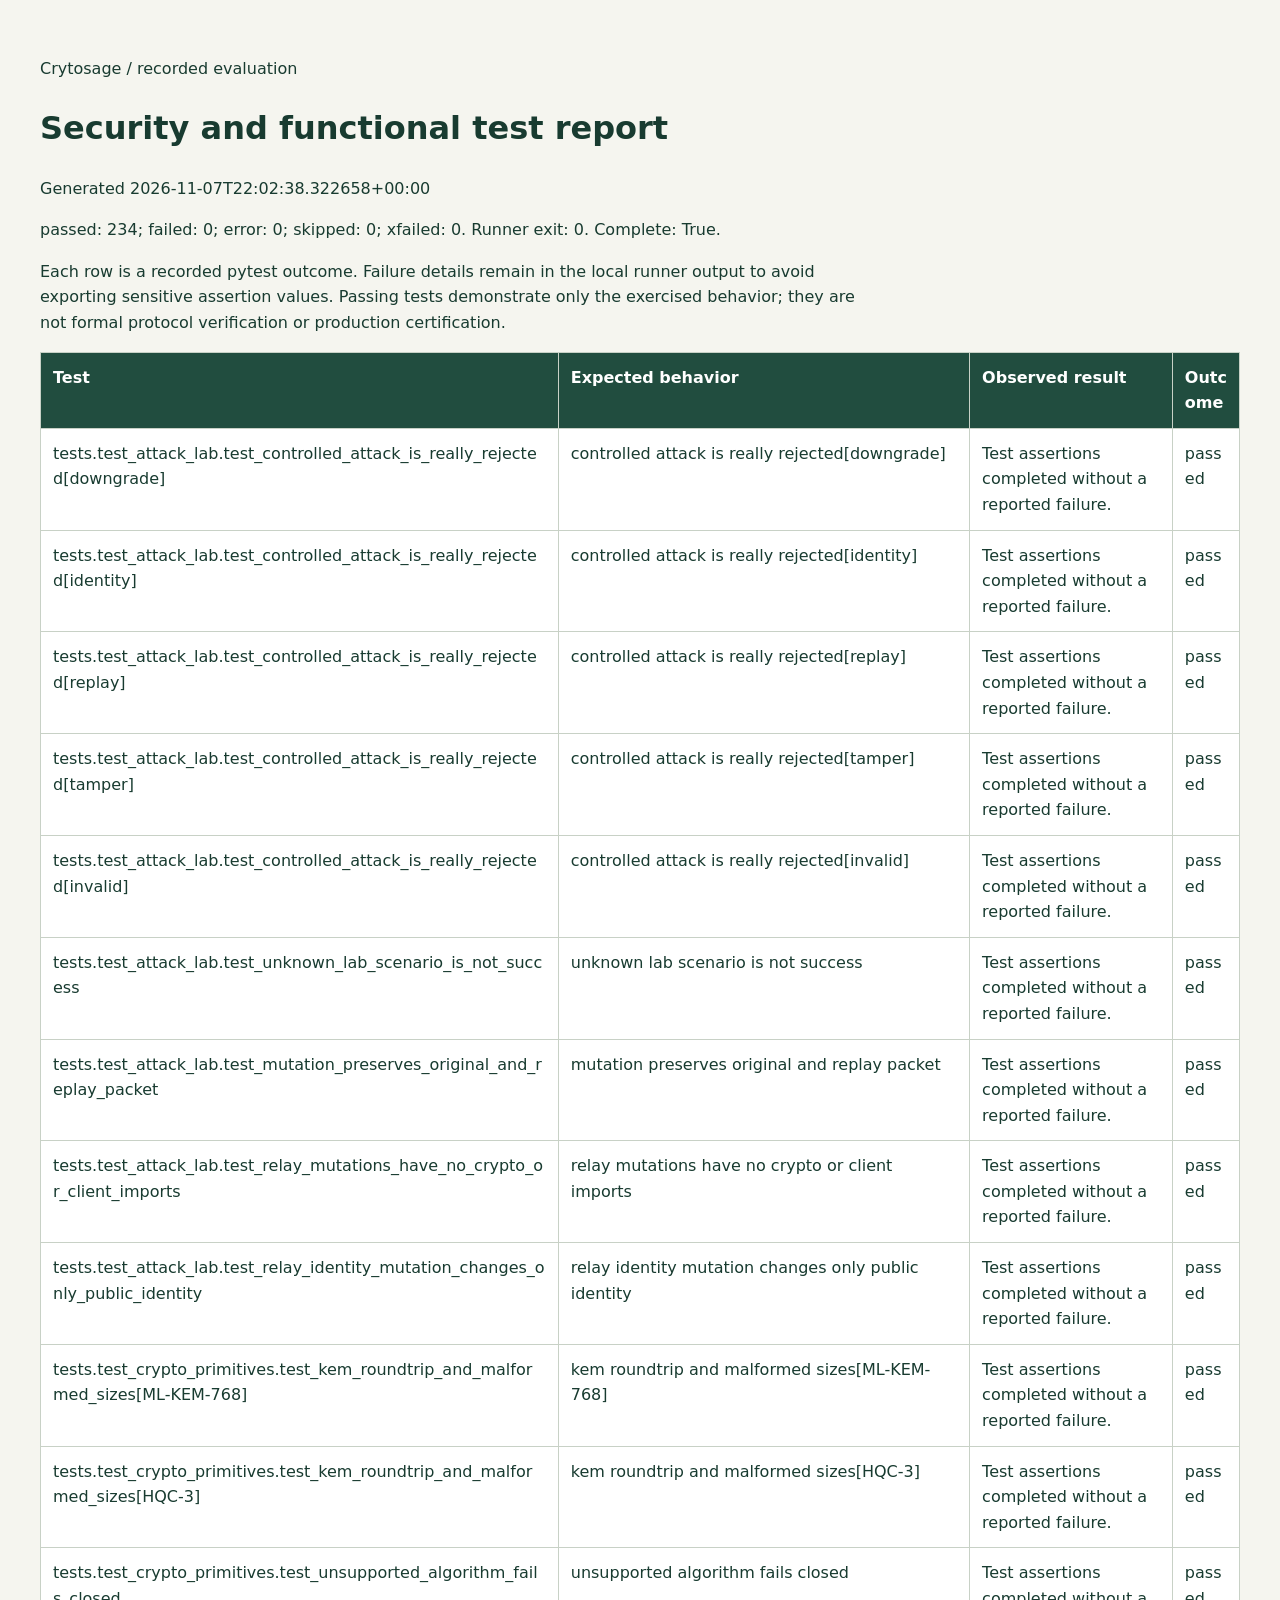
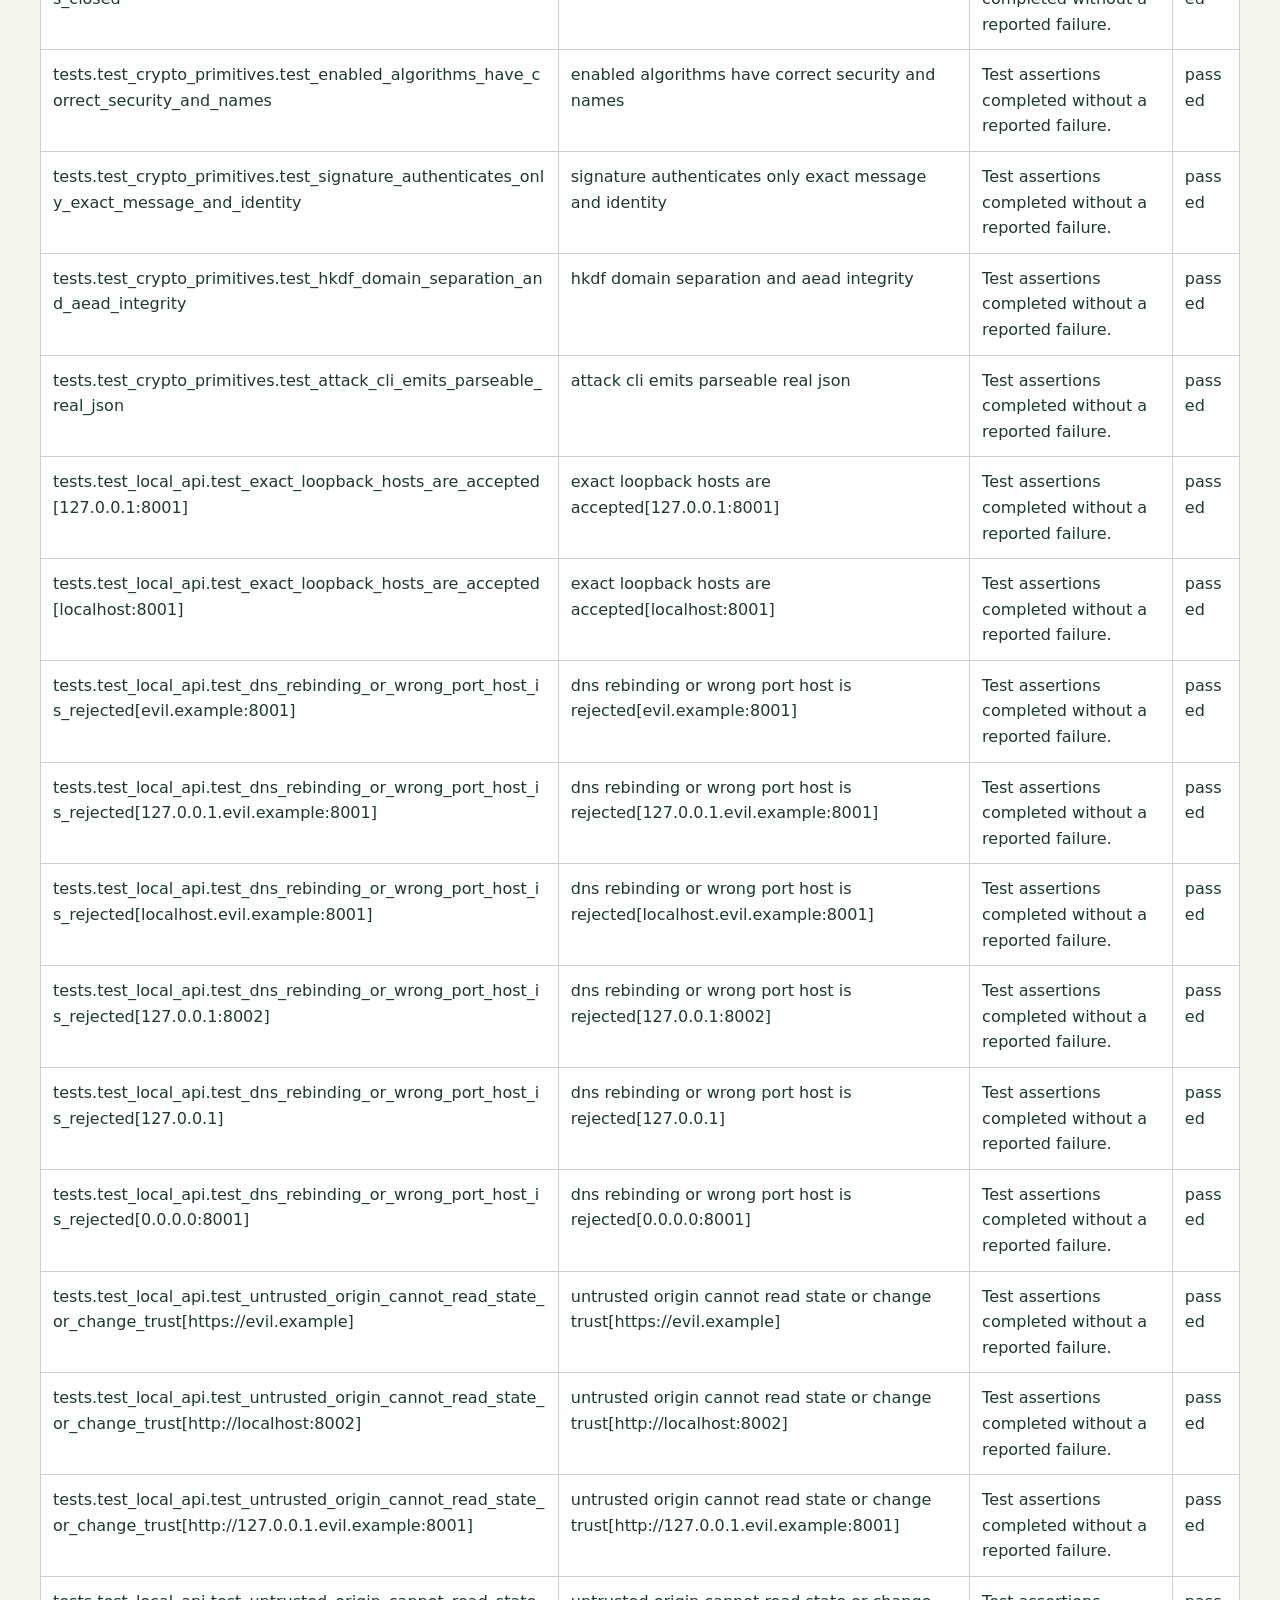
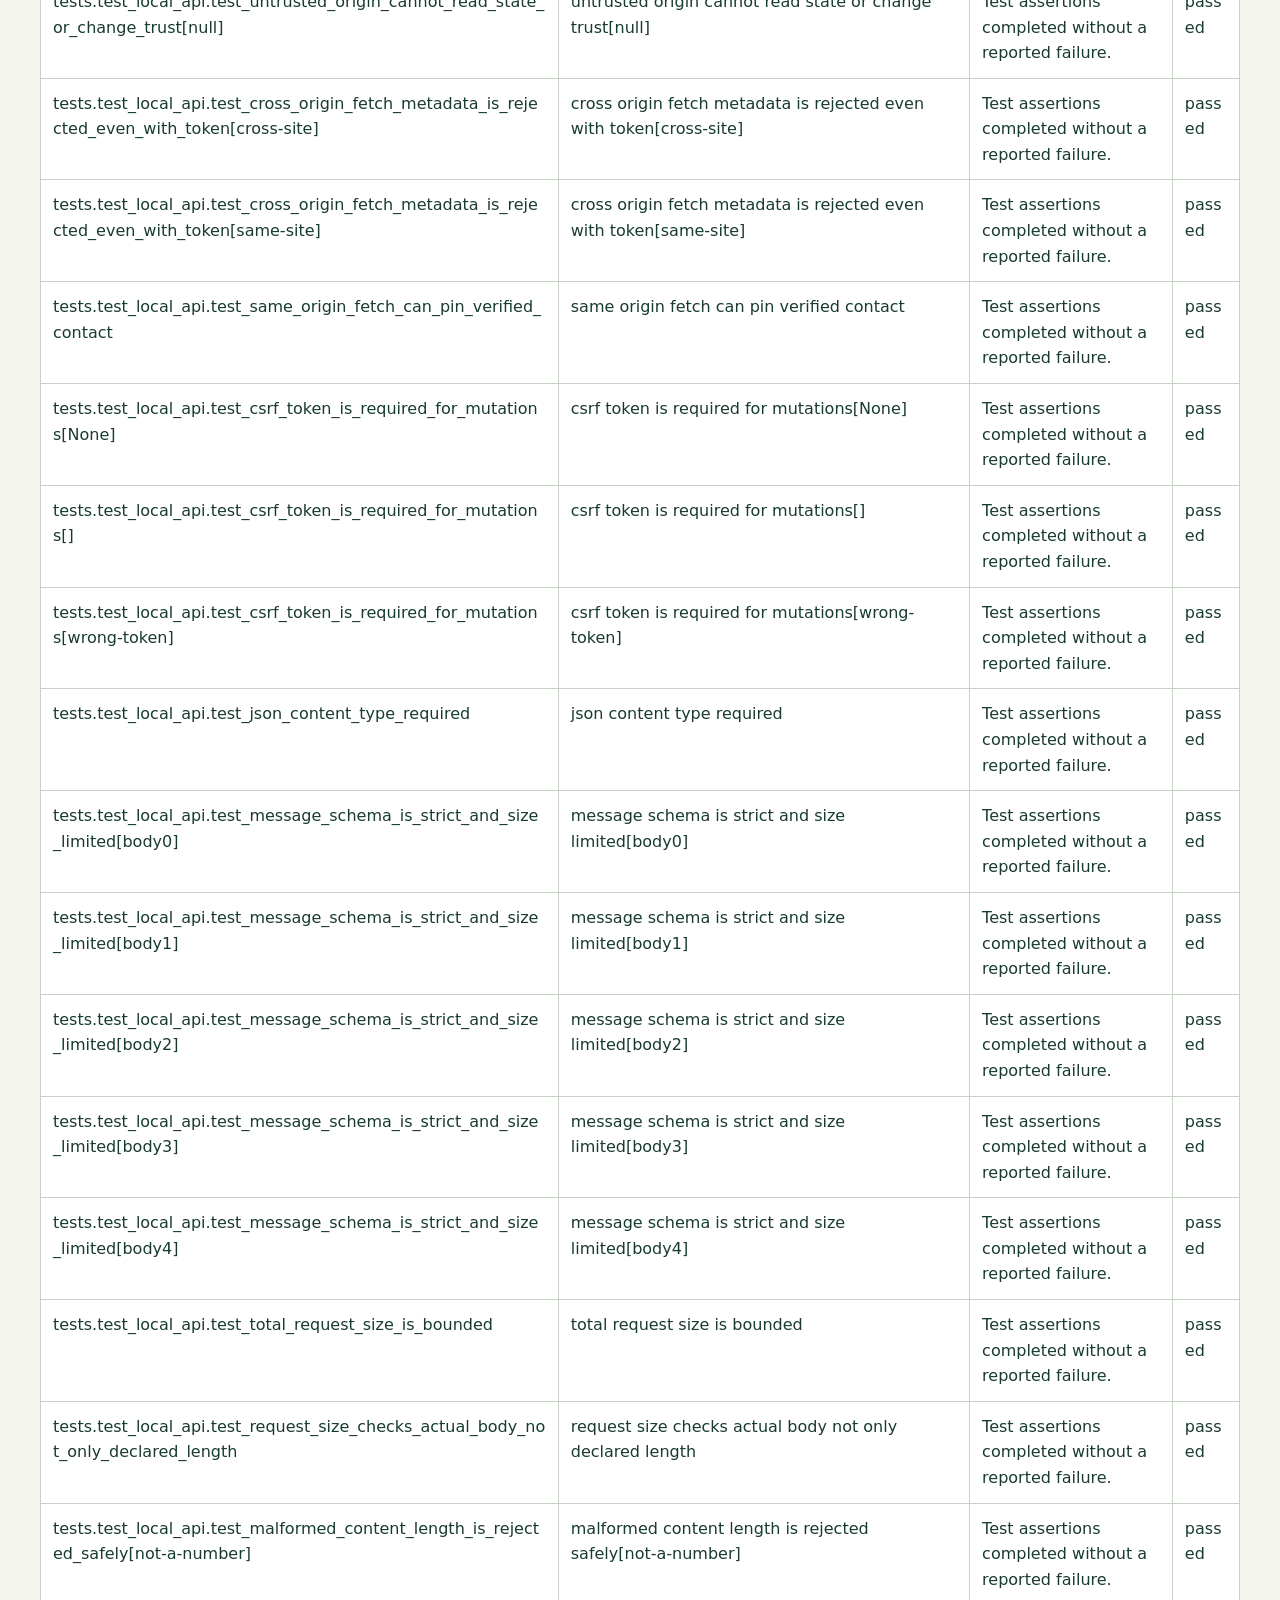
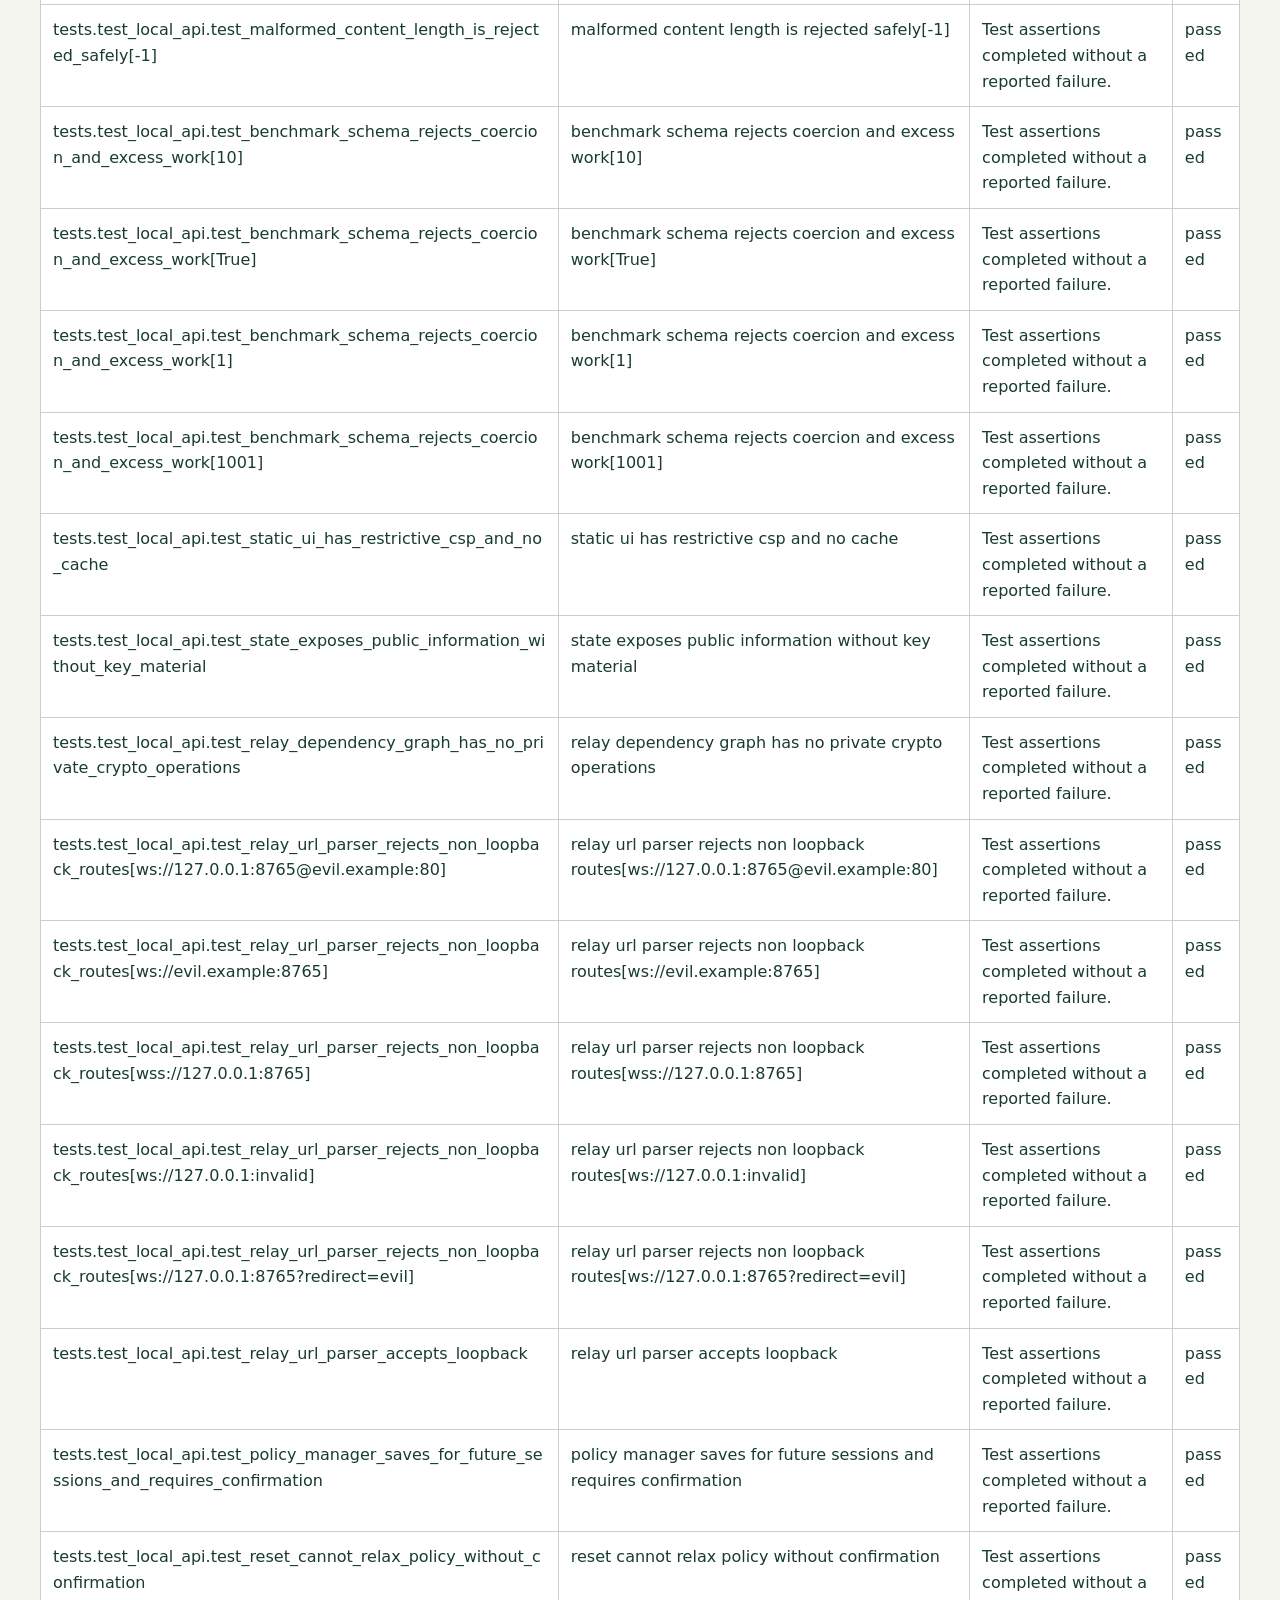
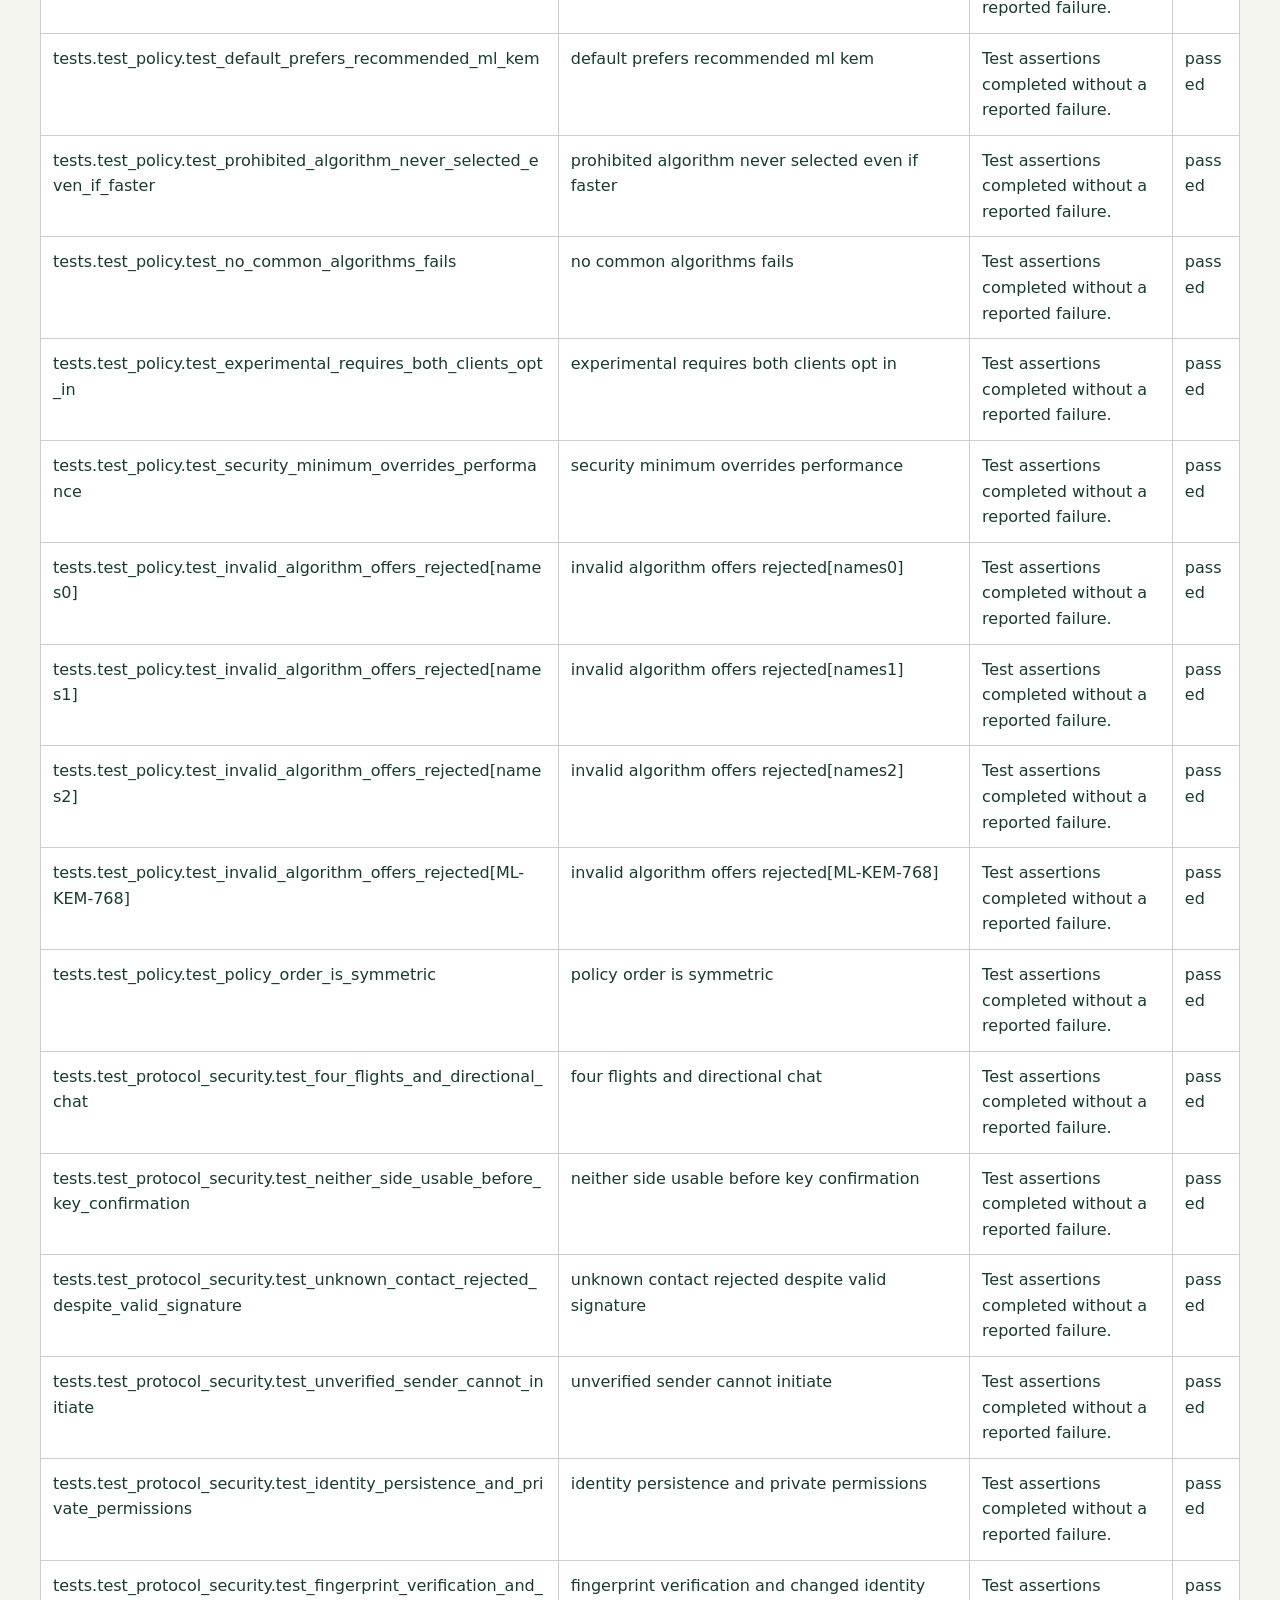
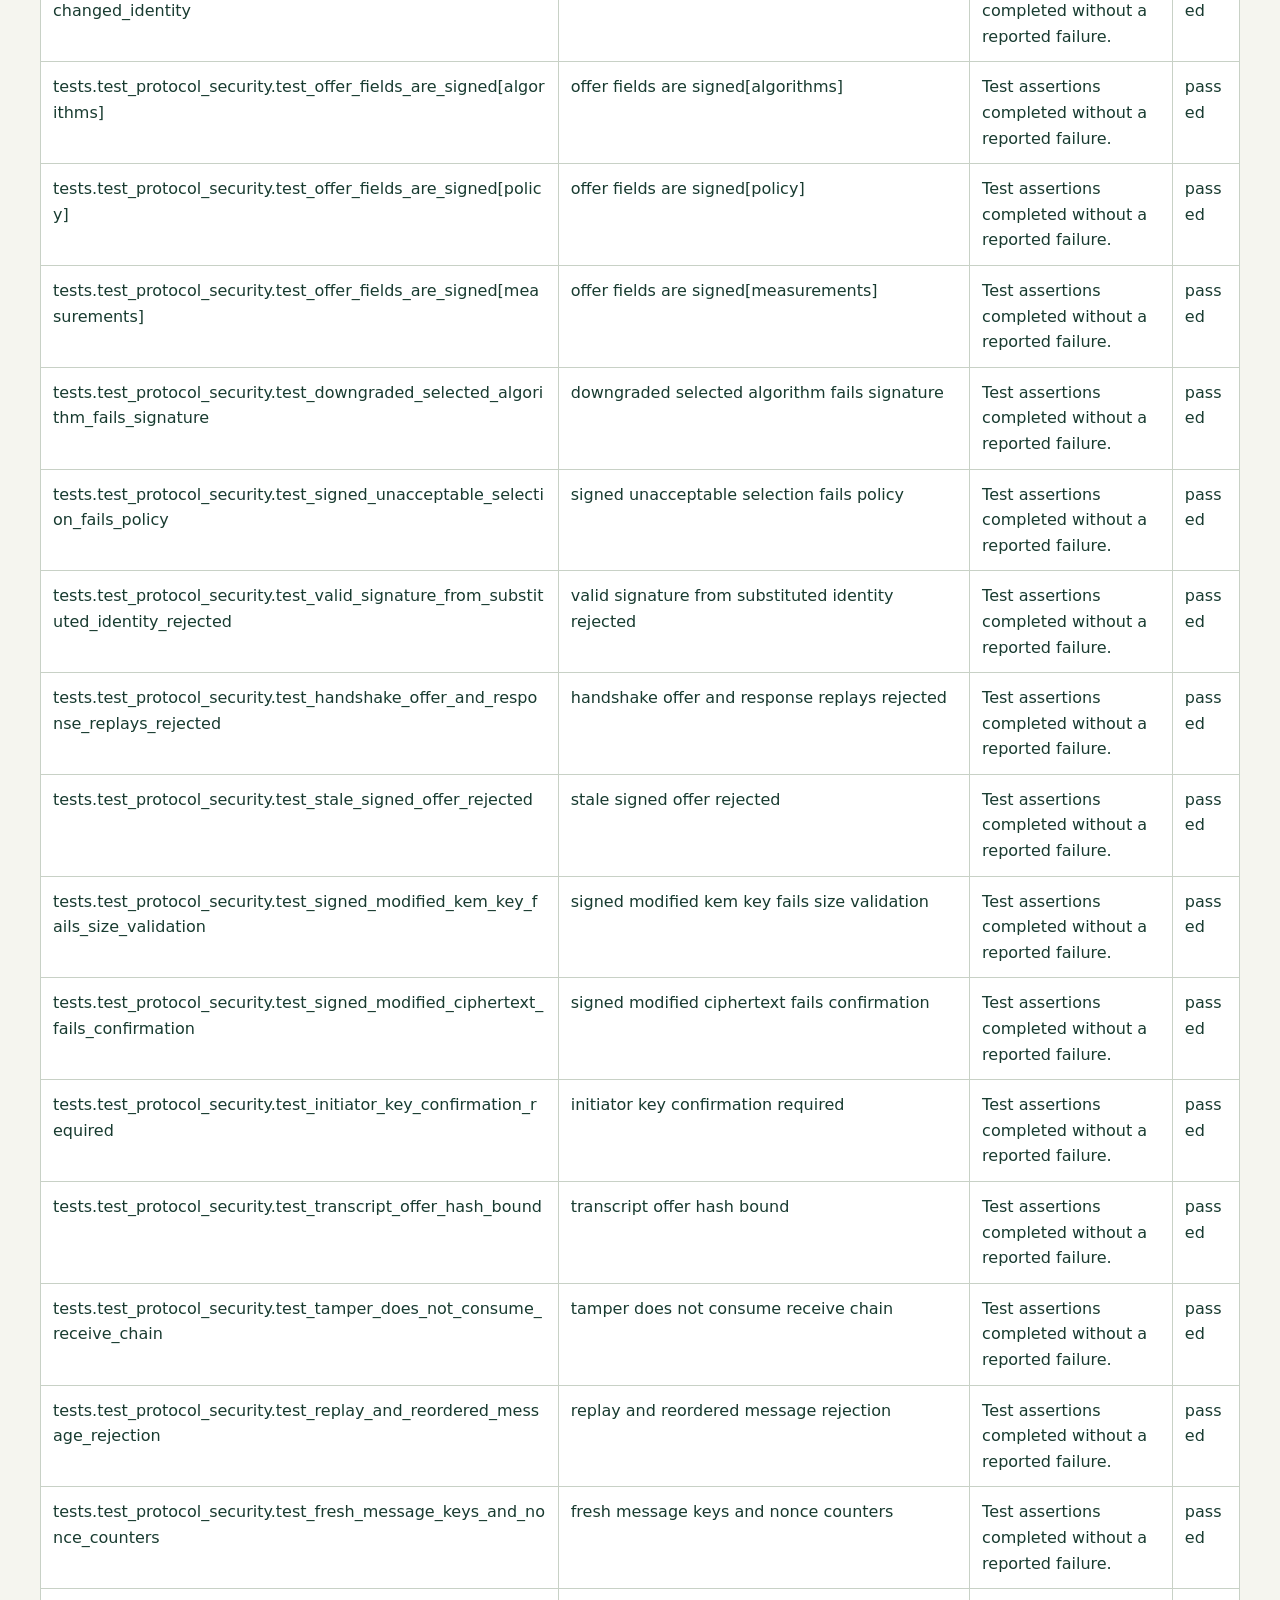
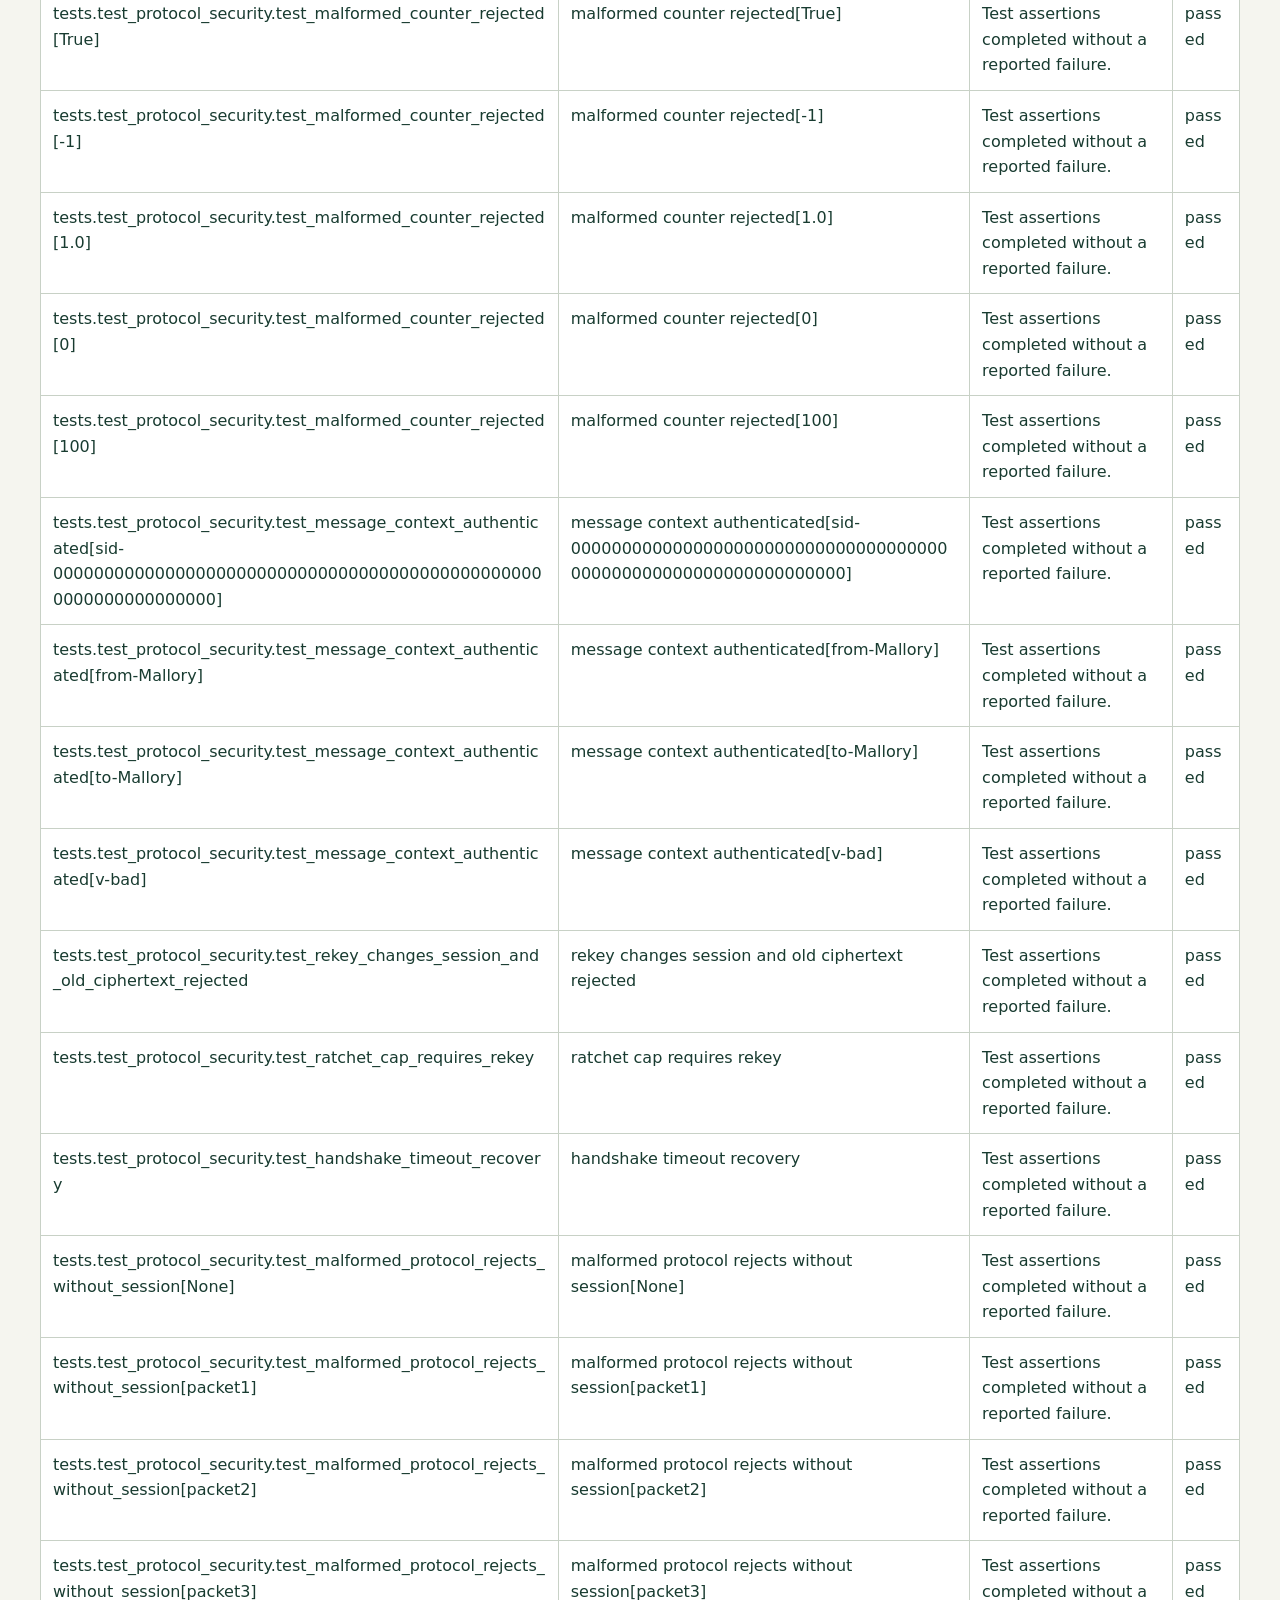
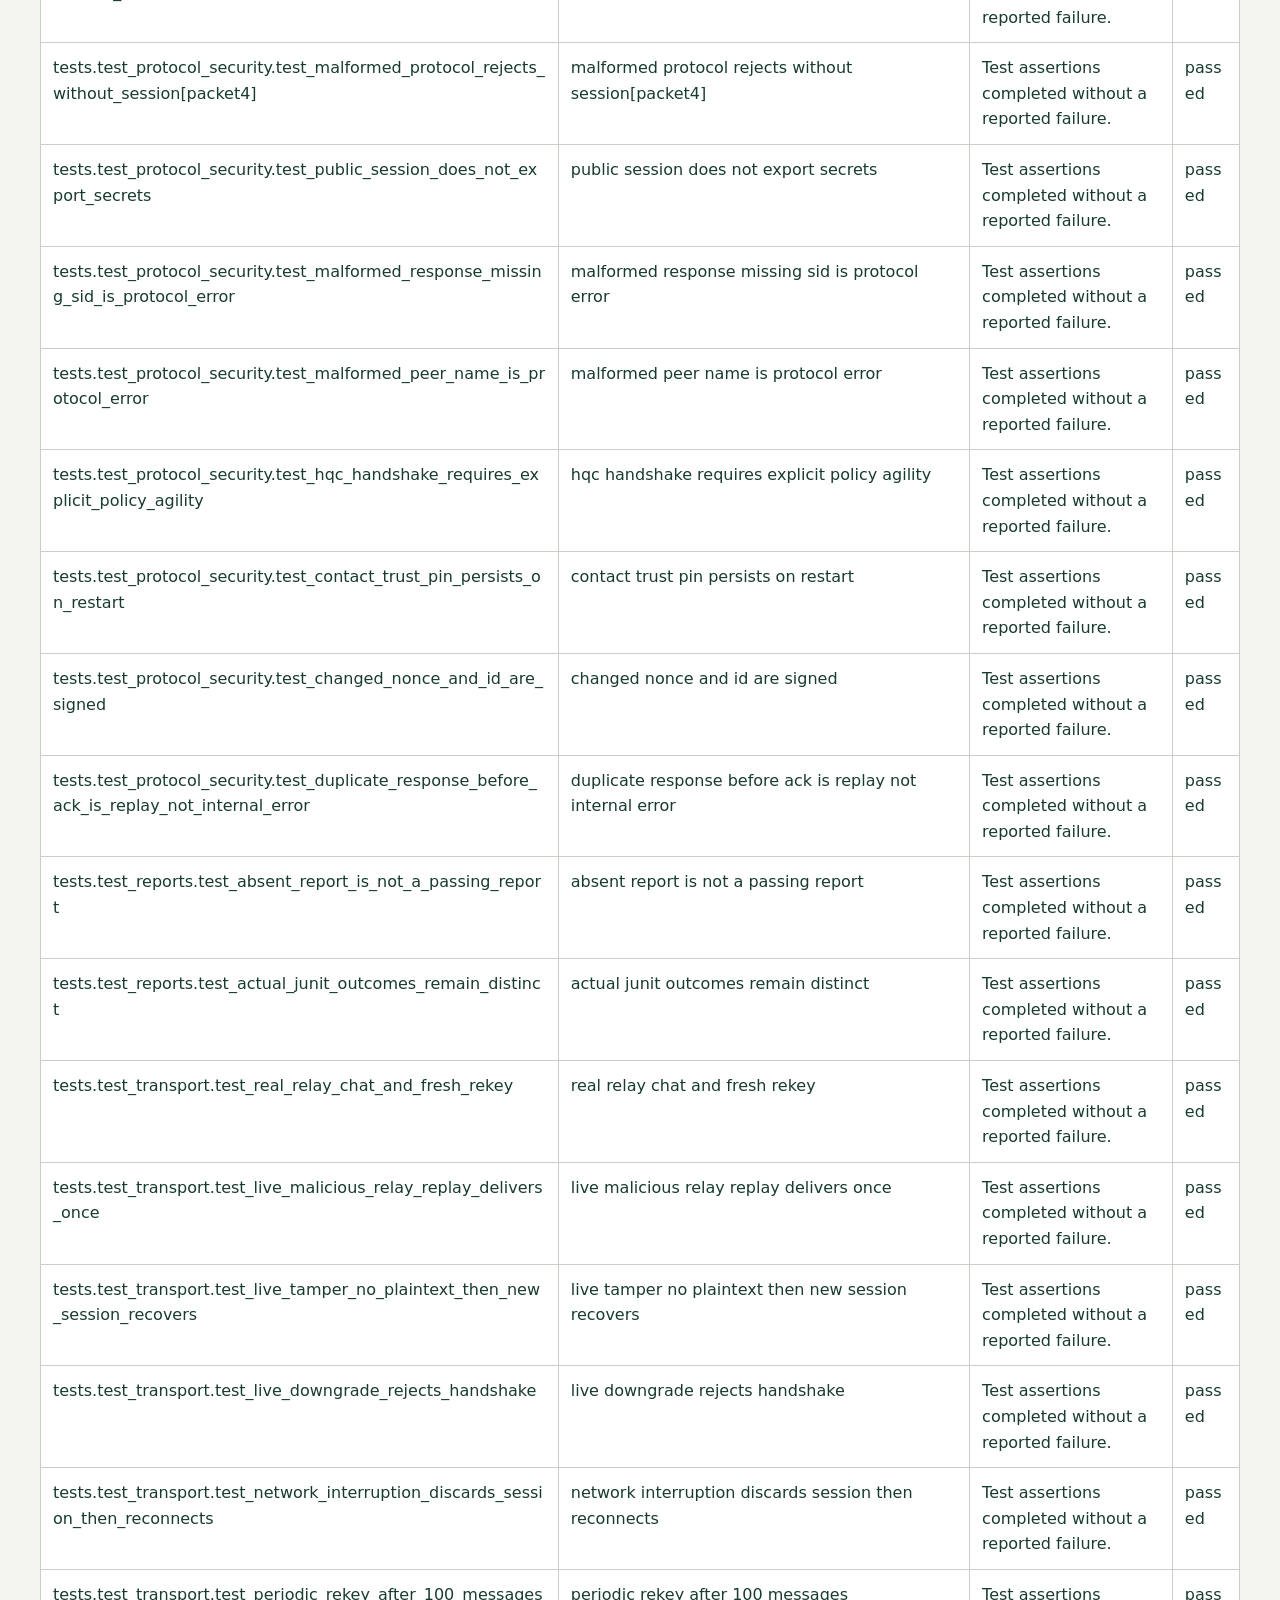
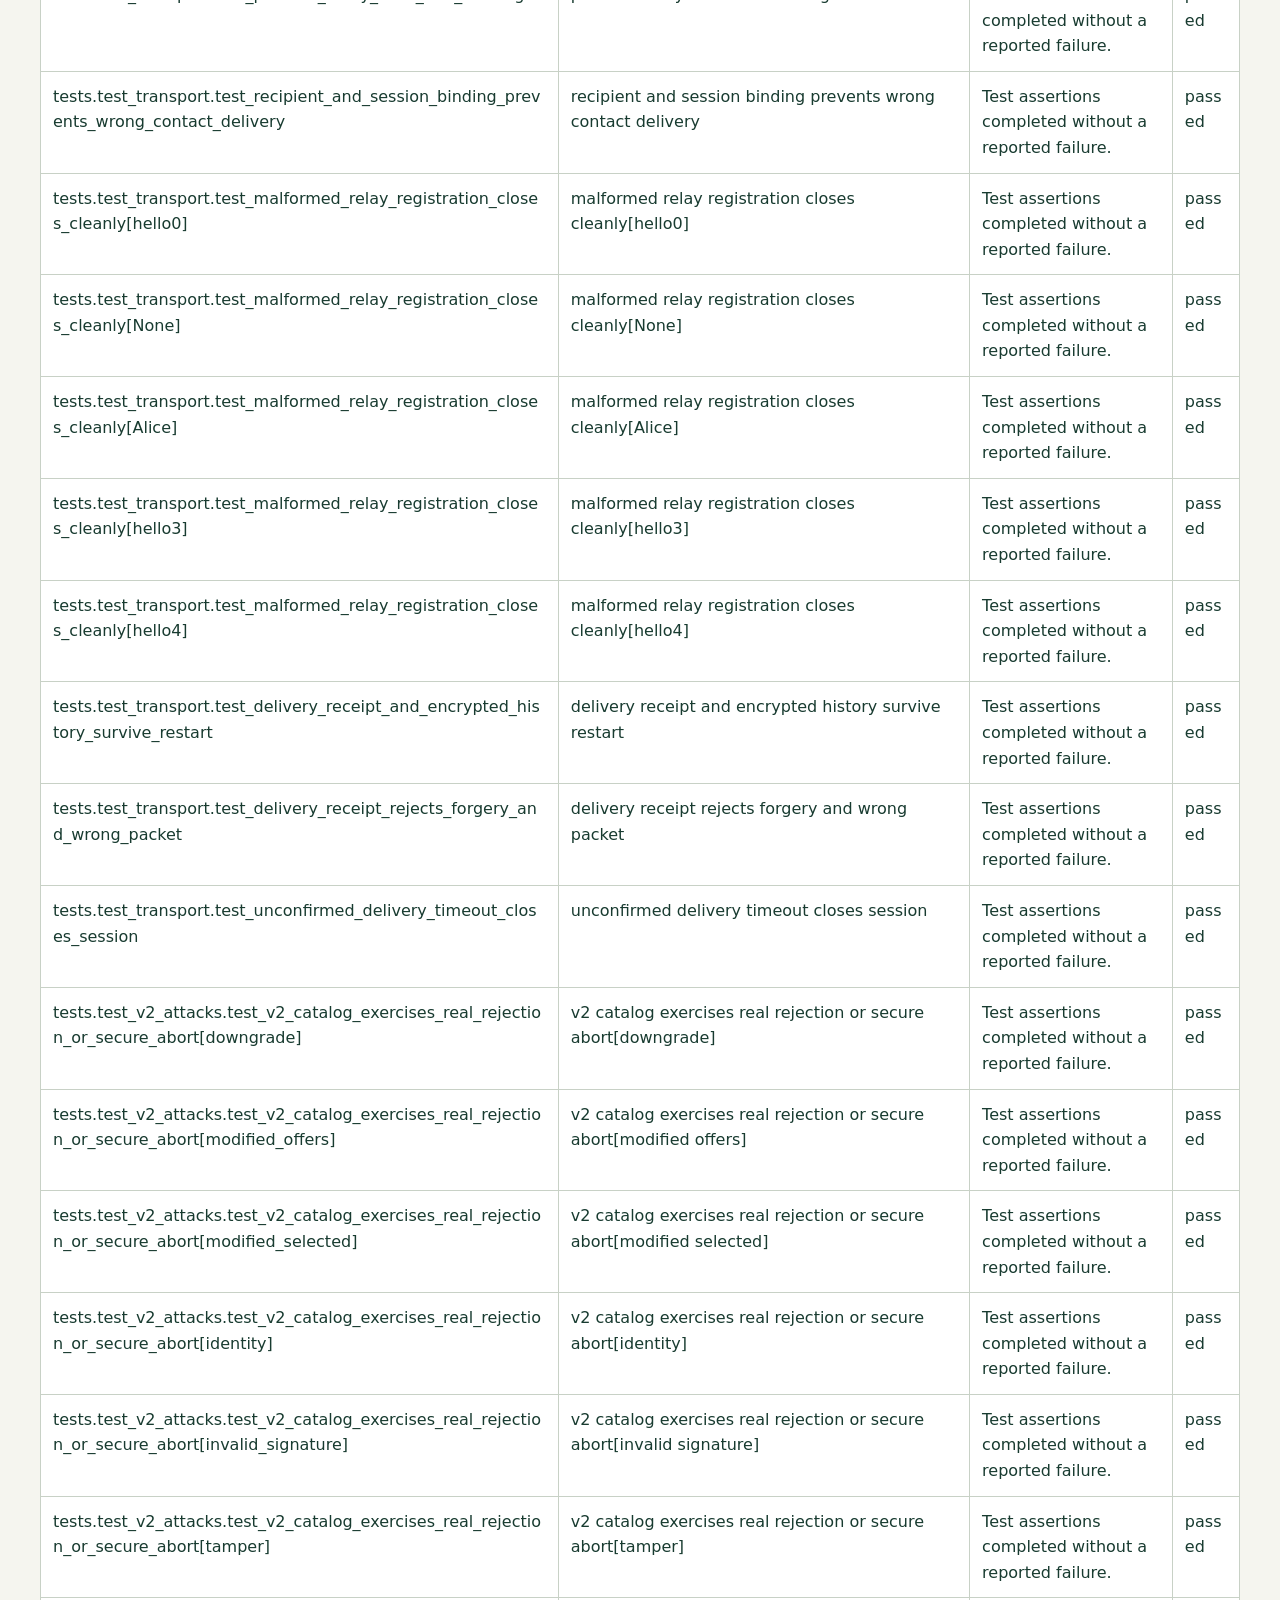
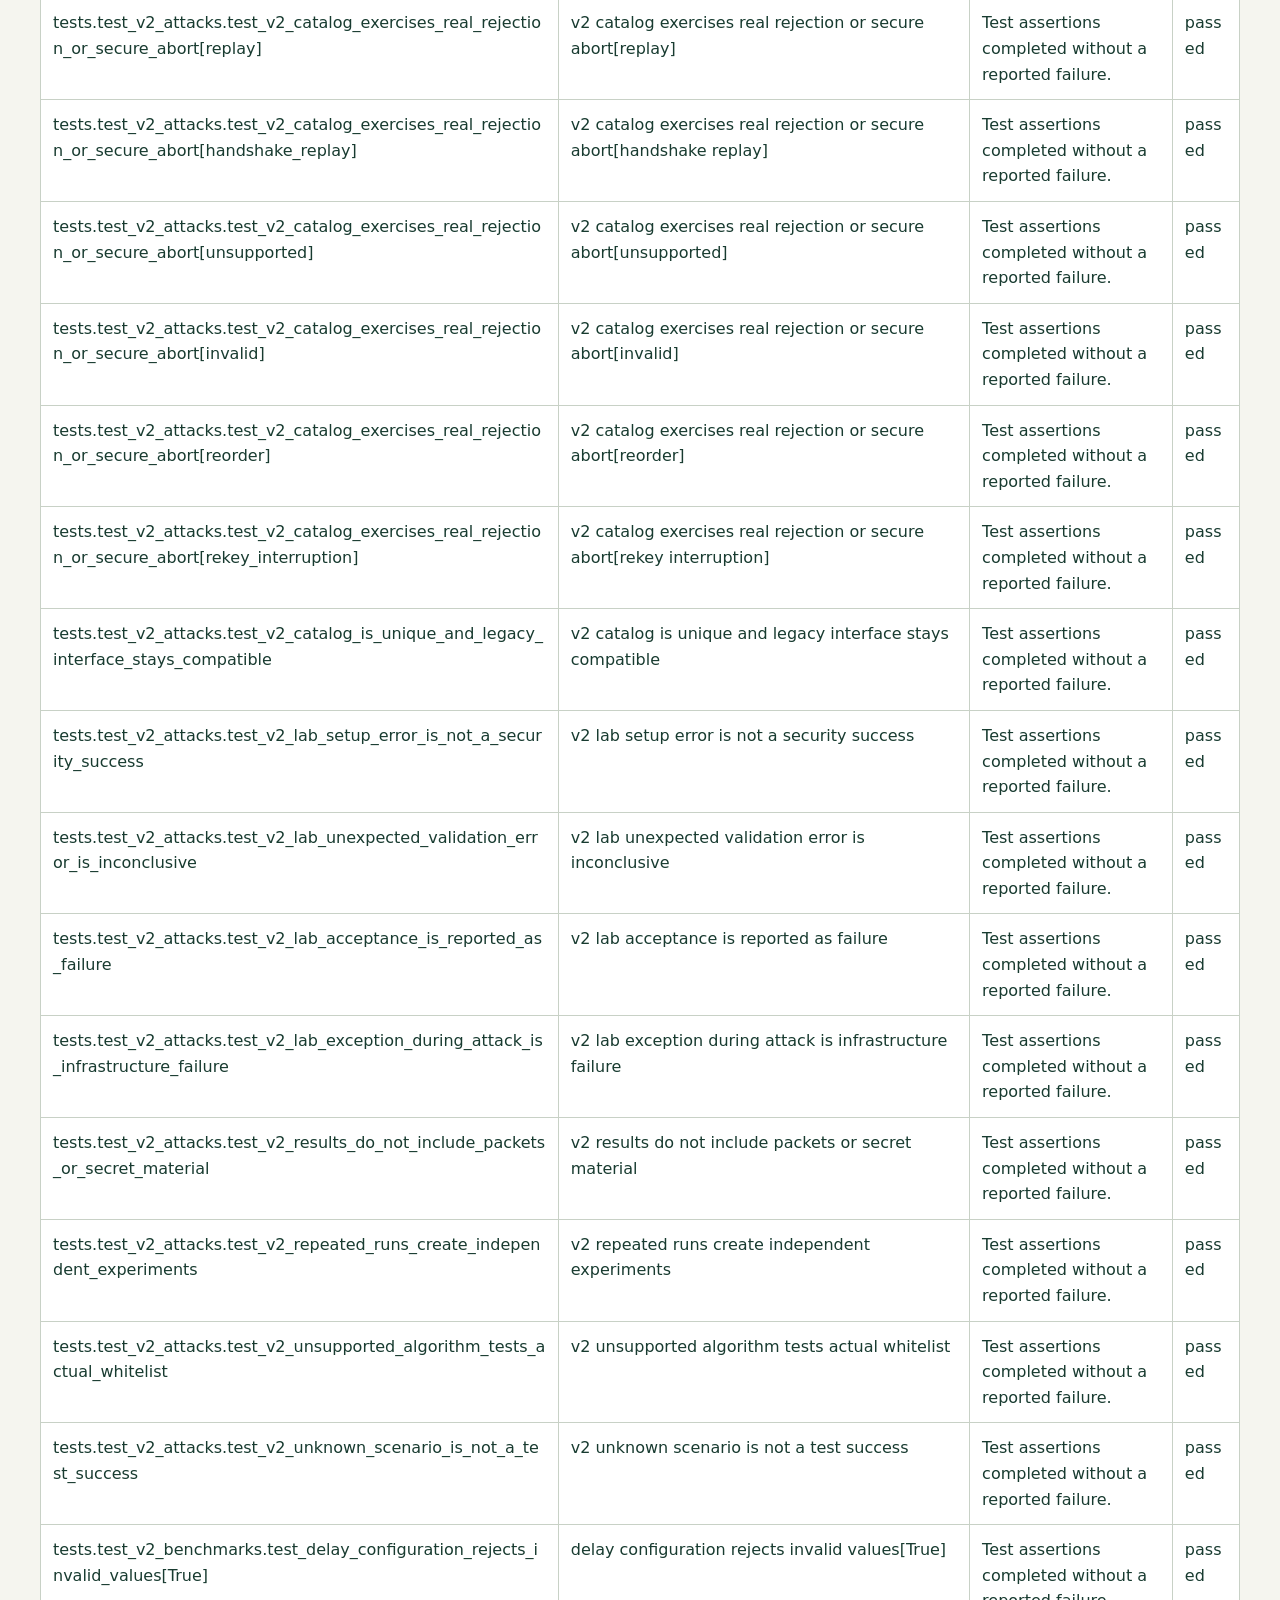
<file: reports/security-tests.html>
<!doctype html><html lang="en"><meta charset="utf-8"><meta name="viewport" content="width=device-width, initial-scale=1"><title>Crytosage security evaluation</title><style>body{margin:0;background:#f5f5ef;color:#183b30;font:16px/1.6 system-ui,sans-serif}main{max-width:1200px;margin:auto;padding:40px 24px}h1{font-size:2rem}p{max-width:82ch}table{border-collapse:collapse;width:100%;background:#fff}th,td{text-align:left;vertical-align:top;padding:12px;border:1px solid #c8d1c6;overflow-wrap:anywhere}th{background:#214d3f;color:#fff}.table{overflow:auto}@media print{main{padding:0}table{font-size:10px}}</style><main><p>Crytosage / recorded evaluation</p><h1>Security and functional test report</h1><p>Generated 2026-11-07T22:02:38.322658+00:00</p><p>passed: 234; failed: 0; error: 0; skipped: 0; xfailed: 0. Runner exit: 0. Complete: True.</p><p>Each row is a recorded pytest outcome. Failure details remain in the local runner output to avoid exporting sensitive assertion values. Passing tests demonstrate only the exercised behavior; they are not formal protocol verification or production certification.</p><div class="table"><table><thead><tr><th>Test</th><th>Expected behavior</th><th>Observed result</th><th>Outcome</th></tr></thead><tbody><tr><td>tests.test_attack_lab.test_controlled_attack_is_really_rejected[downgrade]</td><td>controlled attack is really rejected[downgrade]</td><td>Test assertions completed without a reported failure.</td><td>passed</td></tr><tr><td>tests.test_attack_lab.test_controlled_attack_is_really_rejected[identity]</td><td>controlled attack is really rejected[identity]</td><td>Test assertions completed without a reported failure.</td><td>passed</td></tr><tr><td>tests.test_attack_lab.test_controlled_attack_is_really_rejected[replay]</td><td>controlled attack is really rejected[replay]</td><td>Test assertions completed without a reported failure.</td><td>passed</td></tr><tr><td>tests.test_attack_lab.test_controlled_attack_is_really_rejected[tamper]</td><td>controlled attack is really rejected[tamper]</td><td>Test assertions completed without a reported failure.</td><td>passed</td></tr><tr><td>tests.test_attack_lab.test_controlled_attack_is_really_rejected[invalid]</td><td>controlled attack is really rejected[invalid]</td><td>Test assertions completed without a reported failure.</td><td>passed</td></tr><tr><td>tests.test_attack_lab.test_unknown_lab_scenario_is_not_success</td><td>unknown lab scenario is not success</td><td>Test assertions completed without a reported failure.</td><td>passed</td></tr><tr><td>tests.test_attack_lab.test_mutation_preserves_original_and_replay_packet</td><td>mutation preserves original and replay packet</td><td>Test assertions completed without a reported failure.</td><td>passed</td></tr><tr><td>tests.test_attack_lab.test_relay_mutations_have_no_crypto_or_client_imports</td><td>relay mutations have no crypto or client imports</td><td>Test assertions completed without a reported failure.</td><td>passed</td></tr><tr><td>tests.test_attack_lab.test_relay_identity_mutation_changes_only_public_identity</td><td>relay identity mutation changes only public identity</td><td>Test assertions completed without a reported failure.</td><td>passed</td></tr><tr><td>tests.test_crypto_primitives.test_kem_roundtrip_and_malformed_sizes[ML-KEM-768]</td><td>kem roundtrip and malformed sizes[ML-KEM-768]</td><td>Test assertions completed without a reported failure.</td><td>passed</td></tr><tr><td>tests.test_crypto_primitives.test_kem_roundtrip_and_malformed_sizes[HQC-3]</td><td>kem roundtrip and malformed sizes[HQC-3]</td><td>Test assertions completed without a reported failure.</td><td>passed</td></tr><tr><td>tests.test_crypto_primitives.test_unsupported_algorithm_fails_closed</td><td>unsupported algorithm fails closed</td><td>Test assertions completed without a reported failure.</td><td>passed</td></tr><tr><td>tests.test_crypto_primitives.test_enabled_algorithms_have_correct_security_and_names</td><td>enabled algorithms have correct security and names</td><td>Test assertions completed without a reported failure.</td><td>passed</td></tr><tr><td>tests.test_crypto_primitives.test_signature_authenticates_only_exact_message_and_identity</td><td>signature authenticates only exact message and identity</td><td>Test assertions completed without a reported failure.</td><td>passed</td></tr><tr><td>tests.test_crypto_primitives.test_hkdf_domain_separation_and_aead_integrity</td><td>hkdf domain separation and aead integrity</td><td>Test assertions completed without a reported failure.</td><td>passed</td></tr><tr><td>tests.test_crypto_primitives.test_attack_cli_emits_parseable_real_json</td><td>attack cli emits parseable real json</td><td>Test assertions completed without a reported failure.</td><td>passed</td></tr><tr><td>tests.test_local_api.test_exact_loopback_hosts_are_accepted[127.0.0.1:8001]</td><td>exact loopback hosts are accepted[127.0.0.1:8001]</td><td>Test assertions completed without a reported failure.</td><td>passed</td></tr><tr><td>tests.test_local_api.test_exact_loopback_hosts_are_accepted[localhost:8001]</td><td>exact loopback hosts are accepted[localhost:8001]</td><td>Test assertions completed without a reported failure.</td><td>passed</td></tr><tr><td>tests.test_local_api.test_dns_rebinding_or_wrong_port_host_is_rejected[evil.example:8001]</td><td>dns rebinding or wrong port host is rejected[evil.example:8001]</td><td>Test assertions completed without a reported failure.</td><td>passed</td></tr><tr><td>tests.test_local_api.test_dns_rebinding_or_wrong_port_host_is_rejected[127.0.0.1.evil.example:8001]</td><td>dns rebinding or wrong port host is rejected[127.0.0.1.evil.example:8001]</td><td>Test assertions completed without a reported failure.</td><td>passed</td></tr><tr><td>tests.test_local_api.test_dns_rebinding_or_wrong_port_host_is_rejected[localhost.evil.example:8001]</td><td>dns rebinding or wrong port host is rejected[localhost.evil.example:8001]</td><td>Test assertions completed without a reported failure.</td><td>passed</td></tr><tr><td>tests.test_local_api.test_dns_rebinding_or_wrong_port_host_is_rejected[127.0.0.1:8002]</td><td>dns rebinding or wrong port host is rejected[127.0.0.1:8002]</td><td>Test assertions completed without a reported failure.</td><td>passed</td></tr><tr><td>tests.test_local_api.test_dns_rebinding_or_wrong_port_host_is_rejected[127.0.0.1]</td><td>dns rebinding or wrong port host is rejected[127.0.0.1]</td><td>Test assertions completed without a reported failure.</td><td>passed</td></tr><tr><td>tests.test_local_api.test_dns_rebinding_or_wrong_port_host_is_rejected[0.0.0.0:8001]</td><td>dns rebinding or wrong port host is rejected[0.0.0.0:8001]</td><td>Test assertions completed without a reported failure.</td><td>passed</td></tr><tr><td>tests.test_local_api.test_untrusted_origin_cannot_read_state_or_change_trust[https://evil.example]</td><td>untrusted origin cannot read state or change trust[https://evil.example]</td><td>Test assertions completed without a reported failure.</td><td>passed</td></tr><tr><td>tests.test_local_api.test_untrusted_origin_cannot_read_state_or_change_trust[http://localhost:8002]</td><td>untrusted origin cannot read state or change trust[http://localhost:8002]</td><td>Test assertions completed without a reported failure.</td><td>passed</td></tr><tr><td>tests.test_local_api.test_untrusted_origin_cannot_read_state_or_change_trust[http://127.0.0.1.evil.example:8001]</td><td>untrusted origin cannot read state or change trust[http://127.0.0.1.evil.example:8001]</td><td>Test assertions completed without a reported failure.</td><td>passed</td></tr><tr><td>tests.test_local_api.test_untrusted_origin_cannot_read_state_or_change_trust[null]</td><td>untrusted origin cannot read state or change trust[null]</td><td>Test assertions completed without a reported failure.</td><td>passed</td></tr><tr><td>tests.test_local_api.test_cross_origin_fetch_metadata_is_rejected_even_with_token[cross-site]</td><td>cross origin fetch metadata is rejected even with token[cross-site]</td><td>Test assertions completed without a reported failure.</td><td>passed</td></tr><tr><td>tests.test_local_api.test_cross_origin_fetch_metadata_is_rejected_even_with_token[same-site]</td><td>cross origin fetch metadata is rejected even with token[same-site]</td><td>Test assertions completed without a reported failure.</td><td>passed</td></tr><tr><td>tests.test_local_api.test_same_origin_fetch_can_pin_verified_contact</td><td>same origin fetch can pin verified contact</td><td>Test assertions completed without a reported failure.</td><td>passed</td></tr><tr><td>tests.test_local_api.test_csrf_token_is_required_for_mutations[None]</td><td>csrf token is required for mutations[None]</td><td>Test assertions completed without a reported failure.</td><td>passed</td></tr><tr><td>tests.test_local_api.test_csrf_token_is_required_for_mutations[]</td><td>csrf token is required for mutations[]</td><td>Test assertions completed without a reported failure.</td><td>passed</td></tr><tr><td>tests.test_local_api.test_csrf_token_is_required_for_mutations[wrong-token]</td><td>csrf token is required for mutations[wrong-token]</td><td>Test assertions completed without a reported failure.</td><td>passed</td></tr><tr><td>tests.test_local_api.test_json_content_type_required</td><td>json content type required</td><td>Test assertions completed without a reported failure.</td><td>passed</td></tr><tr><td>tests.test_local_api.test_message_schema_is_strict_and_size_limited[body0]</td><td>message schema is strict and size limited[body0]</td><td>Test assertions completed without a reported failure.</td><td>passed</td></tr><tr><td>tests.test_local_api.test_message_schema_is_strict_and_size_limited[body1]</td><td>message schema is strict and size limited[body1]</td><td>Test assertions completed without a reported failure.</td><td>passed</td></tr><tr><td>tests.test_local_api.test_message_schema_is_strict_and_size_limited[body2]</td><td>message schema is strict and size limited[body2]</td><td>Test assertions completed without a reported failure.</td><td>passed</td></tr><tr><td>tests.test_local_api.test_message_schema_is_strict_and_size_limited[body3]</td><td>message schema is strict and size limited[body3]</td><td>Test assertions completed without a reported failure.</td><td>passed</td></tr><tr><td>tests.test_local_api.test_message_schema_is_strict_and_size_limited[body4]</td><td>message schema is strict and size limited[body4]</td><td>Test assertions completed without a reported failure.</td><td>passed</td></tr><tr><td>tests.test_local_api.test_total_request_size_is_bounded</td><td>total request size is bounded</td><td>Test assertions completed without a reported failure.</td><td>passed</td></tr><tr><td>tests.test_local_api.test_request_size_checks_actual_body_not_only_declared_length</td><td>request size checks actual body not only declared length</td><td>Test assertions completed without a reported failure.</td><td>passed</td></tr><tr><td>tests.test_local_api.test_malformed_content_length_is_rejected_safely[not-a-number]</td><td>malformed content length is rejected safely[not-a-number]</td><td>Test assertions completed without a reported failure.</td><td>passed</td></tr><tr><td>tests.test_local_api.test_malformed_content_length_is_rejected_safely[-1]</td><td>malformed content length is rejected safely[-1]</td><td>Test assertions completed without a reported failure.</td><td>passed</td></tr><tr><td>tests.test_local_api.test_benchmark_schema_rejects_coercion_and_excess_work[10]</td><td>benchmark schema rejects coercion and excess work[10]</td><td>Test assertions completed without a reported failure.</td><td>passed</td></tr><tr><td>tests.test_local_api.test_benchmark_schema_rejects_coercion_and_excess_work[True]</td><td>benchmark schema rejects coercion and excess work[True]</td><td>Test assertions completed without a reported failure.</td><td>passed</td></tr><tr><td>tests.test_local_api.test_benchmark_schema_rejects_coercion_and_excess_work[1]</td><td>benchmark schema rejects coercion and excess work[1]</td><td>Test assertions completed without a reported failure.</td><td>passed</td></tr><tr><td>tests.test_local_api.test_benchmark_schema_rejects_coercion_and_excess_work[1001]</td><td>benchmark schema rejects coercion and excess work[1001]</td><td>Test assertions completed without a reported failure.</td><td>passed</td></tr><tr><td>tests.test_local_api.test_static_ui_has_restrictive_csp_and_no_cache</td><td>static ui has restrictive csp and no cache</td><td>Test assertions completed without a reported failure.</td><td>passed</td></tr><tr><td>tests.test_local_api.test_state_exposes_public_information_without_key_material</td><td>state exposes public information without key material</td><td>Test assertions completed without a reported failure.</td><td>passed</td></tr><tr><td>tests.test_local_api.test_relay_dependency_graph_has_no_private_crypto_operations</td><td>relay dependency graph has no private crypto operations</td><td>Test assertions completed without a reported failure.</td><td>passed</td></tr><tr><td>tests.test_local_api.test_relay_url_parser_rejects_non_loopback_routes[ws://127.0.0.1:8765@evil.example:80]</td><td>relay url parser rejects non loopback routes[ws://127.0.0.1:8765@evil.example:80]</td><td>Test assertions completed without a reported failure.</td><td>passed</td></tr><tr><td>tests.test_local_api.test_relay_url_parser_rejects_non_loopback_routes[ws://evil.example:8765]</td><td>relay url parser rejects non loopback routes[ws://evil.example:8765]</td><td>Test assertions completed without a reported failure.</td><td>passed</td></tr><tr><td>tests.test_local_api.test_relay_url_parser_rejects_non_loopback_routes[wss://127.0.0.1:8765]</td><td>relay url parser rejects non loopback routes[wss://127.0.0.1:8765]</td><td>Test assertions completed without a reported failure.</td><td>passed</td></tr><tr><td>tests.test_local_api.test_relay_url_parser_rejects_non_loopback_routes[ws://127.0.0.1:invalid]</td><td>relay url parser rejects non loopback routes[ws://127.0.0.1:invalid]</td><td>Test assertions completed without a reported failure.</td><td>passed</td></tr><tr><td>tests.test_local_api.test_relay_url_parser_rejects_non_loopback_routes[ws://127.0.0.1:8765?redirect=evil]</td><td>relay url parser rejects non loopback routes[ws://127.0.0.1:8765?redirect=evil]</td><td>Test assertions completed without a reported failure.</td><td>passed</td></tr><tr><td>tests.test_local_api.test_relay_url_parser_accepts_loopback</td><td>relay url parser accepts loopback</td><td>Test assertions completed without a reported failure.</td><td>passed</td></tr><tr><td>tests.test_local_api.test_policy_manager_saves_for_future_sessions_and_requires_confirmation</td><td>policy manager saves for future sessions and requires confirmation</td><td>Test assertions completed without a reported failure.</td><td>passed</td></tr><tr><td>tests.test_local_api.test_reset_cannot_relax_policy_without_confirmation</td><td>reset cannot relax policy without confirmation</td><td>Test assertions completed without a reported failure.</td><td>passed</td></tr><tr><td>tests.test_policy.test_default_prefers_recommended_ml_kem</td><td>default prefers recommended ml kem</td><td>Test assertions completed without a reported failure.</td><td>passed</td></tr><tr><td>tests.test_policy.test_prohibited_algorithm_never_selected_even_if_faster</td><td>prohibited algorithm never selected even if faster</td><td>Test assertions completed without a reported failure.</td><td>passed</td></tr><tr><td>tests.test_policy.test_no_common_algorithms_fails</td><td>no common algorithms fails</td><td>Test assertions completed without a reported failure.</td><td>passed</td></tr><tr><td>tests.test_policy.test_experimental_requires_both_clients_opt_in</td><td>experimental requires both clients opt in</td><td>Test assertions completed without a reported failure.</td><td>passed</td></tr><tr><td>tests.test_policy.test_security_minimum_overrides_performance</td><td>security minimum overrides performance</td><td>Test assertions completed without a reported failure.</td><td>passed</td></tr><tr><td>tests.test_policy.test_invalid_algorithm_offers_rejected[names0]</td><td>invalid algorithm offers rejected[names0]</td><td>Test assertions completed without a reported failure.</td><td>passed</td></tr><tr><td>tests.test_policy.test_invalid_algorithm_offers_rejected[names1]</td><td>invalid algorithm offers rejected[names1]</td><td>Test assertions completed without a reported failure.</td><td>passed</td></tr><tr><td>tests.test_policy.test_invalid_algorithm_offers_rejected[names2]</td><td>invalid algorithm offers rejected[names2]</td><td>Test assertions completed without a reported failure.</td><td>passed</td></tr><tr><td>tests.test_policy.test_invalid_algorithm_offers_rejected[ML-KEM-768]</td><td>invalid algorithm offers rejected[ML-KEM-768]</td><td>Test assertions completed without a reported failure.</td><td>passed</td></tr><tr><td>tests.test_policy.test_policy_order_is_symmetric</td><td>policy order is symmetric</td><td>Test assertions completed without a reported failure.</td><td>passed</td></tr><tr><td>tests.test_protocol_security.test_four_flights_and_directional_chat</td><td>four flights and directional chat</td><td>Test assertions completed without a reported failure.</td><td>passed</td></tr><tr><td>tests.test_protocol_security.test_neither_side_usable_before_key_confirmation</td><td>neither side usable before key confirmation</td><td>Test assertions completed without a reported failure.</td><td>passed</td></tr><tr><td>tests.test_protocol_security.test_unknown_contact_rejected_despite_valid_signature</td><td>unknown contact rejected despite valid signature</td><td>Test assertions completed without a reported failure.</td><td>passed</td></tr><tr><td>tests.test_protocol_security.test_unverified_sender_cannot_initiate</td><td>unverified sender cannot initiate</td><td>Test assertions completed without a reported failure.</td><td>passed</td></tr><tr><td>tests.test_protocol_security.test_identity_persistence_and_private_permissions</td><td>identity persistence and private permissions</td><td>Test assertions completed without a reported failure.</td><td>passed</td></tr><tr><td>tests.test_protocol_security.test_fingerprint_verification_and_changed_identity</td><td>fingerprint verification and changed identity</td><td>Test assertions completed without a reported failure.</td><td>passed</td></tr><tr><td>tests.test_protocol_security.test_offer_fields_are_signed[algorithms]</td><td>offer fields are signed[algorithms]</td><td>Test assertions completed without a reported failure.</td><td>passed</td></tr><tr><td>tests.test_protocol_security.test_offer_fields_are_signed[policy]</td><td>offer fields are signed[policy]</td><td>Test assertions completed without a reported failure.</td><td>passed</td></tr><tr><td>tests.test_protocol_security.test_offer_fields_are_signed[measurements]</td><td>offer fields are signed[measurements]</td><td>Test assertions completed without a reported failure.</td><td>passed</td></tr><tr><td>tests.test_protocol_security.test_downgraded_selected_algorithm_fails_signature</td><td>downgraded selected algorithm fails signature</td><td>Test assertions completed without a reported failure.</td><td>passed</td></tr><tr><td>tests.test_protocol_security.test_signed_unacceptable_selection_fails_policy</td><td>signed unacceptable selection fails policy</td><td>Test assertions completed without a reported failure.</td><td>passed</td></tr><tr><td>tests.test_protocol_security.test_valid_signature_from_substituted_identity_rejected</td><td>valid signature from substituted identity rejected</td><td>Test assertions completed without a reported failure.</td><td>passed</td></tr><tr><td>tests.test_protocol_security.test_handshake_offer_and_response_replays_rejected</td><td>handshake offer and response replays rejected</td><td>Test assertions completed without a reported failure.</td><td>passed</td></tr><tr><td>tests.test_protocol_security.test_stale_signed_offer_rejected</td><td>stale signed offer rejected</td><td>Test assertions completed without a reported failure.</td><td>passed</td></tr><tr><td>tests.test_protocol_security.test_signed_modified_kem_key_fails_size_validation</td><td>signed modified kem key fails size validation</td><td>Test assertions completed without a reported failure.</td><td>passed</td></tr><tr><td>tests.test_protocol_security.test_signed_modified_ciphertext_fails_confirmation</td><td>signed modified ciphertext fails confirmation</td><td>Test assertions completed without a reported failure.</td><td>passed</td></tr><tr><td>tests.test_protocol_security.test_initiator_key_confirmation_required</td><td>initiator key confirmation required</td><td>Test assertions completed without a reported failure.</td><td>passed</td></tr><tr><td>tests.test_protocol_security.test_transcript_offer_hash_bound</td><td>transcript offer hash bound</td><td>Test assertions completed without a reported failure.</td><td>passed</td></tr><tr><td>tests.test_protocol_security.test_tamper_does_not_consume_receive_chain</td><td>tamper does not consume receive chain</td><td>Test assertions completed without a reported failure.</td><td>passed</td></tr><tr><td>tests.test_protocol_security.test_replay_and_reordered_message_rejection</td><td>replay and reordered message rejection</td><td>Test assertions completed without a reported failure.</td><td>passed</td></tr><tr><td>tests.test_protocol_security.test_fresh_message_keys_and_nonce_counters</td><td>fresh message keys and nonce counters</td><td>Test assertions completed without a reported failure.</td><td>passed</td></tr><tr><td>tests.test_protocol_security.test_malformed_counter_rejected[True]</td><td>malformed counter rejected[True]</td><td>Test assertions completed without a reported failure.</td><td>passed</td></tr><tr><td>tests.test_protocol_security.test_malformed_counter_rejected[-1]</td><td>malformed counter rejected[-1]</td><td>Test assertions completed without a reported failure.</td><td>passed</td></tr><tr><td>tests.test_protocol_security.test_malformed_counter_rejected[1.0]</td><td>malformed counter rejected[1.0]</td><td>Test assertions completed without a reported failure.</td><td>passed</td></tr><tr><td>tests.test_protocol_security.test_malformed_counter_rejected[0]</td><td>malformed counter rejected[0]</td><td>Test assertions completed without a reported failure.</td><td>passed</td></tr><tr><td>tests.test_protocol_security.test_malformed_counter_rejected[100]</td><td>malformed counter rejected[100]</td><td>Test assertions completed without a reported failure.</td><td>passed</td></tr><tr><td>tests.test_protocol_security.test_message_context_authenticated[sid-0000000000000000000000000000000000000000000000000000000000000000]</td><td>message context authenticated[sid-0000000000000000000000000000000000000000000000000000000000000000]</td><td>Test assertions completed without a reported failure.</td><td>passed</td></tr><tr><td>tests.test_protocol_security.test_message_context_authenticated[from-Mallory]</td><td>message context authenticated[from-Mallory]</td><td>Test assertions completed without a reported failure.</td><td>passed</td></tr><tr><td>tests.test_protocol_security.test_message_context_authenticated[to-Mallory]</td><td>message context authenticated[to-Mallory]</td><td>Test assertions completed without a reported failure.</td><td>passed</td></tr><tr><td>tests.test_protocol_security.test_message_context_authenticated[v-bad]</td><td>message context authenticated[v-bad]</td><td>Test assertions completed without a reported failure.</td><td>passed</td></tr><tr><td>tests.test_protocol_security.test_rekey_changes_session_and_old_ciphertext_rejected</td><td>rekey changes session and old ciphertext rejected</td><td>Test assertions completed without a reported failure.</td><td>passed</td></tr><tr><td>tests.test_protocol_security.test_ratchet_cap_requires_rekey</td><td>ratchet cap requires rekey</td><td>Test assertions completed without a reported failure.</td><td>passed</td></tr><tr><td>tests.test_protocol_security.test_handshake_timeout_recovery</td><td>handshake timeout recovery</td><td>Test assertions completed without a reported failure.</td><td>passed</td></tr><tr><td>tests.test_protocol_security.test_malformed_protocol_rejects_without_session[None]</td><td>malformed protocol rejects without session[None]</td><td>Test assertions completed without a reported failure.</td><td>passed</td></tr><tr><td>tests.test_protocol_security.test_malformed_protocol_rejects_without_session[packet1]</td><td>malformed protocol rejects without session[packet1]</td><td>Test assertions completed without a reported failure.</td><td>passed</td></tr><tr><td>tests.test_protocol_security.test_malformed_protocol_rejects_without_session[packet2]</td><td>malformed protocol rejects without session[packet2]</td><td>Test assertions completed without a reported failure.</td><td>passed</td></tr><tr><td>tests.test_protocol_security.test_malformed_protocol_rejects_without_session[packet3]</td><td>malformed protocol rejects without session[packet3]</td><td>Test assertions completed without a reported failure.</td><td>passed</td></tr><tr><td>tests.test_protocol_security.test_malformed_protocol_rejects_without_session[packet4]</td><td>malformed protocol rejects without session[packet4]</td><td>Test assertions completed without a reported failure.</td><td>passed</td></tr><tr><td>tests.test_protocol_security.test_public_session_does_not_export_secrets</td><td>public session does not export secrets</td><td>Test assertions completed without a reported failure.</td><td>passed</td></tr><tr><td>tests.test_protocol_security.test_malformed_response_missing_sid_is_protocol_error</td><td>malformed response missing sid is protocol error</td><td>Test assertions completed without a reported failure.</td><td>passed</td></tr><tr><td>tests.test_protocol_security.test_malformed_peer_name_is_protocol_error</td><td>malformed peer name is protocol error</td><td>Test assertions completed without a reported failure.</td><td>passed</td></tr><tr><td>tests.test_protocol_security.test_hqc_handshake_requires_explicit_policy_agility</td><td>hqc handshake requires explicit policy agility</td><td>Test assertions completed without a reported failure.</td><td>passed</td></tr><tr><td>tests.test_protocol_security.test_contact_trust_pin_persists_on_restart</td><td>contact trust pin persists on restart</td><td>Test assertions completed without a reported failure.</td><td>passed</td></tr><tr><td>tests.test_protocol_security.test_changed_nonce_and_id_are_signed</td><td>changed nonce and id are signed</td><td>Test assertions completed without a reported failure.</td><td>passed</td></tr><tr><td>tests.test_protocol_security.test_duplicate_response_before_ack_is_replay_not_internal_error</td><td>duplicate response before ack is replay not internal error</td><td>Test assertions completed without a reported failure.</td><td>passed</td></tr><tr><td>tests.test_reports.test_absent_report_is_not_a_passing_report</td><td>absent report is not a passing report</td><td>Test assertions completed without a reported failure.</td><td>passed</td></tr><tr><td>tests.test_reports.test_actual_junit_outcomes_remain_distinct</td><td>actual junit outcomes remain distinct</td><td>Test assertions completed without a reported failure.</td><td>passed</td></tr><tr><td>tests.test_transport.test_real_relay_chat_and_fresh_rekey</td><td>real relay chat and fresh rekey</td><td>Test assertions completed without a reported failure.</td><td>passed</td></tr><tr><td>tests.test_transport.test_live_malicious_relay_replay_delivers_once</td><td>live malicious relay replay delivers once</td><td>Test assertions completed without a reported failure.</td><td>passed</td></tr><tr><td>tests.test_transport.test_live_tamper_no_plaintext_then_new_session_recovers</td><td>live tamper no plaintext then new session recovers</td><td>Test assertions completed without a reported failure.</td><td>passed</td></tr><tr><td>tests.test_transport.test_live_downgrade_rejects_handshake</td><td>live downgrade rejects handshake</td><td>Test assertions completed without a reported failure.</td><td>passed</td></tr><tr><td>tests.test_transport.test_network_interruption_discards_session_then_reconnects</td><td>network interruption discards session then reconnects</td><td>Test assertions completed without a reported failure.</td><td>passed</td></tr><tr><td>tests.test_transport.test_periodic_rekey_after_100_messages</td><td>periodic rekey after 100 messages</td><td>Test assertions completed without a reported failure.</td><td>passed</td></tr><tr><td>tests.test_transport.test_recipient_and_session_binding_prevents_wrong_contact_delivery</td><td>recipient and session binding prevents wrong contact delivery</td><td>Test assertions completed without a reported failure.</td><td>passed</td></tr><tr><td>tests.test_transport.test_malformed_relay_registration_closes_cleanly[hello0]</td><td>malformed relay registration closes cleanly[hello0]</td><td>Test assertions completed without a reported failure.</td><td>passed</td></tr><tr><td>tests.test_transport.test_malformed_relay_registration_closes_cleanly[None]</td><td>malformed relay registration closes cleanly[None]</td><td>Test assertions completed without a reported failure.</td><td>passed</td></tr><tr><td>tests.test_transport.test_malformed_relay_registration_closes_cleanly[Alice]</td><td>malformed relay registration closes cleanly[Alice]</td><td>Test assertions completed without a reported failure.</td><td>passed</td></tr><tr><td>tests.test_transport.test_malformed_relay_registration_closes_cleanly[hello3]</td><td>malformed relay registration closes cleanly[hello3]</td><td>Test assertions completed without a reported failure.</td><td>passed</td></tr><tr><td>tests.test_transport.test_malformed_relay_registration_closes_cleanly[hello4]</td><td>malformed relay registration closes cleanly[hello4]</td><td>Test assertions completed without a reported failure.</td><td>passed</td></tr><tr><td>tests.test_transport.test_delivery_receipt_and_encrypted_history_survive_restart</td><td>delivery receipt and encrypted history survive restart</td><td>Test assertions completed without a reported failure.</td><td>passed</td></tr><tr><td>tests.test_transport.test_delivery_receipt_rejects_forgery_and_wrong_packet</td><td>delivery receipt rejects forgery and wrong packet</td><td>Test assertions completed without a reported failure.</td><td>passed</td></tr><tr><td>tests.test_transport.test_unconfirmed_delivery_timeout_closes_session</td><td>unconfirmed delivery timeout closes session</td><td>Test assertions completed without a reported failure.</td><td>passed</td></tr><tr><td>tests.test_v2_attacks.test_v2_catalog_exercises_real_rejection_or_secure_abort[downgrade]</td><td>v2 catalog exercises real rejection or secure abort[downgrade]</td><td>Test assertions completed without a reported failure.</td><td>passed</td></tr><tr><td>tests.test_v2_attacks.test_v2_catalog_exercises_real_rejection_or_secure_abort[modified_offers]</td><td>v2 catalog exercises real rejection or secure abort[modified offers]</td><td>Test assertions completed without a reported failure.</td><td>passed</td></tr><tr><td>tests.test_v2_attacks.test_v2_catalog_exercises_real_rejection_or_secure_abort[modified_selected]</td><td>v2 catalog exercises real rejection or secure abort[modified selected]</td><td>Test assertions completed without a reported failure.</td><td>passed</td></tr><tr><td>tests.test_v2_attacks.test_v2_catalog_exercises_real_rejection_or_secure_abort[identity]</td><td>v2 catalog exercises real rejection or secure abort[identity]</td><td>Test assertions completed without a reported failure.</td><td>passed</td></tr><tr><td>tests.test_v2_attacks.test_v2_catalog_exercises_real_rejection_or_secure_abort[invalid_signature]</td><td>v2 catalog exercises real rejection or secure abort[invalid signature]</td><td>Test assertions completed without a reported failure.</td><td>passed</td></tr><tr><td>tests.test_v2_attacks.test_v2_catalog_exercises_real_rejection_or_secure_abort[tamper]</td><td>v2 catalog exercises real rejection or secure abort[tamper]</td><td>Test assertions completed without a reported failure.</td><td>passed</td></tr><tr><td>tests.test_v2_attacks.test_v2_catalog_exercises_real_rejection_or_secure_abort[replay]</td><td>v2 catalog exercises real rejection or secure abort[replay]</td><td>Test assertions completed without a reported failure.</td><td>passed</td></tr><tr><td>tests.test_v2_attacks.test_v2_catalog_exercises_real_rejection_or_secure_abort[handshake_replay]</td><td>v2 catalog exercises real rejection or secure abort[handshake replay]</td><td>Test assertions completed without a reported failure.</td><td>passed</td></tr><tr><td>tests.test_v2_attacks.test_v2_catalog_exercises_real_rejection_or_secure_abort[unsupported]</td><td>v2 catalog exercises real rejection or secure abort[unsupported]</td><td>Test assertions completed without a reported failure.</td><td>passed</td></tr><tr><td>tests.test_v2_attacks.test_v2_catalog_exercises_real_rejection_or_secure_abort[invalid]</td><td>v2 catalog exercises real rejection or secure abort[invalid]</td><td>Test assertions completed without a reported failure.</td><td>passed</td></tr><tr><td>tests.test_v2_attacks.test_v2_catalog_exercises_real_rejection_or_secure_abort[reorder]</td><td>v2 catalog exercises real rejection or secure abort[reorder]</td><td>Test assertions completed without a reported failure.</td><td>passed</td></tr><tr><td>tests.test_v2_attacks.test_v2_catalog_exercises_real_rejection_or_secure_abort[rekey_interruption]</td><td>v2 catalog exercises real rejection or secure abort[rekey interruption]</td><td>Test assertions completed without a reported failure.</td><td>passed</td></tr><tr><td>tests.test_v2_attacks.test_v2_catalog_is_unique_and_legacy_interface_stays_compatible</td><td>v2 catalog is unique and legacy interface stays compatible</td><td>Test assertions completed without a reported failure.</td><td>passed</td></tr><tr><td>tests.test_v2_attacks.test_v2_lab_setup_error_is_not_a_security_success</td><td>v2 lab setup error is not a security success</td><td>Test assertions completed without a reported failure.</td><td>passed</td></tr><tr><td>tests.test_v2_attacks.test_v2_lab_unexpected_validation_error_is_inconclusive</td><td>v2 lab unexpected validation error is inconclusive</td><td>Test assertions completed without a reported failure.</td><td>passed</td></tr><tr><td>tests.test_v2_attacks.test_v2_lab_acceptance_is_reported_as_failure</td><td>v2 lab acceptance is reported as failure</td><td>Test assertions completed without a reported failure.</td><td>passed</td></tr><tr><td>tests.test_v2_attacks.test_v2_lab_exception_during_attack_is_infrastructure_failure</td><td>v2 lab exception during attack is infrastructure failure</td><td>Test assertions completed without a reported failure.</td><td>passed</td></tr><tr><td>tests.test_v2_attacks.test_v2_results_do_not_include_packets_or_secret_material</td><td>v2 results do not include packets or secret material</td><td>Test assertions completed without a reported failure.</td><td>passed</td></tr><tr><td>tests.test_v2_attacks.test_v2_repeated_runs_create_independent_experiments</td><td>v2 repeated runs create independent experiments</td><td>Test assertions completed without a reported failure.</td><td>passed</td></tr><tr><td>tests.test_v2_attacks.test_v2_unsupported_algorithm_tests_actual_whitelist</td><td>v2 unsupported algorithm tests actual whitelist</td><td>Test assertions completed without a reported failure.</td><td>passed</td></tr><tr><td>tests.test_v2_attacks.test_v2_unknown_scenario_is_not_a_test_success</td><td>v2 unknown scenario is not a test success</td><td>Test assertions completed without a reported failure.</td><td>passed</td></tr><tr><td>tests.test_v2_benchmarks.test_delay_configuration_rejects_invalid_values[True]</td><td>delay configuration rejects invalid values[True]</td><td>Test assertions completed without a reported failure.</td><td>passed</td></tr><tr><td>tests.test_v2_benchmarks.test_delay_configuration_rejects_invalid_values[-1]</td><td>delay configuration rejects invalid values[-1]</td><td>Test assertions completed without a reported failure.</td><td>passed</td></tr><tr><td>tests.test_v2_benchmarks.test_delay_configuration_rejects_invalid_values[1001]</td><td>delay configuration rejects invalid values[1001]</td><td>Test assertions completed without a reported failure.</td><td>passed</td></tr><tr><td>tests.test_v2_benchmarks.test_delay_configuration_rejects_invalid_values[nan]</td><td>delay configuration rejects invalid values[nan]</td><td>Test assertions completed without a reported failure.</td><td>passed</td></tr><tr><td>tests.test_v2_benchmarks.test_delay_configuration_rejects_invalid_values[inf]</td><td>delay configuration rejects invalid values[inf]</td><td>Test assertions completed without a reported failure.</td><td>passed</td></tr><tr><td>tests.test_v2_benchmarks.test_delay_configuration_rejects_invalid_values[20]</td><td>delay configuration rejects invalid values[20]</td><td>Test assertions completed without a reported failure.</td><td>passed</td></tr><tr><td>tests.test_v2_benchmarks.test_trial_count_is_strict_and_bounded[True]</td><td>trial count is strict and bounded[True]</td><td>Test assertions completed without a reported failure.</td><td>passed</td></tr><tr><td>tests.test_v2_benchmarks.test_trial_count_is_strict_and_bounded[0]</td><td>trial count is strict and bounded[0]</td><td>Test assertions completed without a reported failure.</td><td>passed</td></tr><tr><td>tests.test_v2_benchmarks.test_trial_count_is_strict_and_bounded[1]</td><td>trial count is strict and bounded[1]</td><td>Test assertions completed without a reported failure.</td><td>passed</td></tr><tr><td>tests.test_v2_benchmarks.test_trial_count_is_strict_and_bounded[1001]</td><td>trial count is strict and bounded[1001]</td><td>Test assertions completed without a reported failure.</td><td>passed</td></tr><tr><td>tests.test_v2_benchmarks.test_trial_count_is_strict_and_bounded[30.0]</td><td>trial count is strict and bounded[30.0]</td><td>Test assertions completed without a reported failure.</td><td>passed</td></tr><tr><td>tests.test_v2_benchmarks.test_trial_count_is_strict_and_bounded[300]</td><td>trial count is strict and bounded[300]</td><td>Test assertions completed without a reported failure.</td><td>passed</td></tr><tr><td>tests.test_v2_benchmarks.test_nearest_rank_percentiles_use_observed_values</td><td>nearest rank percentiles use observed values</td><td>Test assertions completed without a reported failure.</td><td>passed</td></tr><tr><td>tests.test_v2_benchmarks.test_missing_or_invalid_callback_metrics_cannot_claim_measured_handshake</td><td>missing or invalid callback metrics cannot claim measured handshake</td><td>Test assertions completed without a reported failure.</td><td>passed</td></tr><tr><td>tests.test_v2_benchmarks.test_full_callback_has_unrecorded_warmup_and_real_rekey</td><td>full callback has unrecorded warmup and real rekey</td><td>Test assertions completed without a reported failure.</td><td>passed</td></tr><tr><td>tests.test_v2_benchmarks.test_loopback_delay_measurement_and_rekey_are_real</td><td>loopback delay measurement and rekey are real</td><td>Test assertions completed without a reported failure.</td><td>passed</td></tr><tr><td>tests.test_v2_benchmarks.test_report_exports_real_rows_charts_and_standalone_html</td><td>report exports real rows charts and standalone html</td><td>Test assertions completed without a reported failure.</td><td>passed</td></tr><tr><td>tests.test_v2_storage.test_history_encrypted_roundtrip_and_allowlist</td><td>history encrypted roundtrip and allowlist</td><td>Test assertions completed without a reported failure.</td><td>passed</td></tr><tr><td>tests.test_v2_storage.test_bounded_history_and_invalid_message_shapes</td><td>bounded history and invalid message shapes</td><td>Test assertions completed without a reported failure.</td><td>passed</td></tr><tr><td>tests.test_v2_storage.test_storage_tampering_never_silently_resets_history</td><td>storage tampering never silently resets history</td><td>Test assertions completed without a reported failure.</td><td>passed</td></tr><tr><td>tests.test_v2_storage.test_wrong_master_key_rejects_existing_history</td><td>wrong master key rejects existing history</td><td>Test assertions completed without a reported failure.</td><td>passed</td></tr><tr><td>tests.test_v2_storage.test_passphrase_storage_requires_original_password</td><td>passphrase storage requires original password</td><td>Test assertions completed without a reported failure.</td><td>passed</td></tr><tr><td>tests.test_v2_storage.test_enabling_password_on_filesystem_store_requires_explicit_migration</td><td>enabling password on filesystem store requires explicit migration</td><td>Test assertions completed without a reported failure.</td><td>passed</td></tr><tr><td>tests.test_v2_storage.test_password_minimum_does_not_create_usable_keystore</td><td>password minimum does not create usable keystore</td><td>Test assertions completed without a reported failure.</td><td>passed</td></tr><tr><td>tests.test_v2_storage.test_v1_identity_migration_preserves_keys_and_pins</td><td>v1 identity migration preserves keys and pins</td><td>Test assertions completed without a reported failure.</td><td>passed</td></tr><tr><td>tests.test_v2_storage.test_invalid_v1_keypair_is_not_migrated</td><td>invalid v1 keypair is not migrated</td><td>Test assertions completed without a reported failure.</td><td>passed</td></tr><tr><td>tests.test_v2_storage.test_identity_secret_and_history_have_distinct_authenticated_purposes</td><td>identity secret and history have distinct authenticated purposes</td><td>Test assertions completed without a reported failure.</td><td>passed</td></tr><tr><td>tests.test_v2_storage.test_malformed_trust_is_rejected[pin0]</td><td>malformed trust is rejected[pin0]</td><td>Test assertions completed without a reported failure.</td><td>passed</td></tr><tr><td>tests.test_v2_storage.test_malformed_trust_is_rejected[pin1]</td><td>malformed trust is rejected[pin1]</td><td>Test assertions completed without a reported failure.</td><td>passed</td></tr><tr><td>tests.test_v2_storage.test_malformed_trust_is_rejected[pin2]</td><td>malformed trust is rejected[pin2]</td><td>Test assertions completed without a reported failure.</td><td>passed</td></tr><tr><td>tests.test_v2_storage.test_malformed_trust_is_rejected[pin3]</td><td>malformed trust is rejected[pin3]</td><td>Test assertions completed without a reported failure.</td><td>passed</td></tr><tr><td>tests.test_v2_storage.test_explicit_identity_replacement_requires_both_fingerprints</td><td>explicit identity replacement requires both fingerprints</td><td>Test assertions completed without a reported failure.</td><td>passed</td></tr><tr><td>tests.test_v2_storage.test_safety_number_is_public_stable_and_identity_specific</td><td>safety number is public stable and identity specific</td><td>Test assertions completed without a reported failure.</td><td>passed</td></tr><tr><td>tests.test_v2_storage.test_symlink_storage_paths_rejected[identity]</td><td>symlink storage paths rejected[identity]</td><td>Test assertions completed without a reported failure.</td><td>passed</td></tr><tr><td>tests.test_v2_storage.test_symlink_storage_paths_rejected[history]</td><td>symlink storage paths rejected[history]</td><td>Test assertions completed without a reported failure.</td><td>passed</td></tr><tr><td>tests.test_v2_storage.test_symlink_storage_paths_rejected[master]</td><td>symlink storage paths rejected[master]</td><td>Test assertions completed without a reported failure.</td><td>passed</td></tr><tr><td>tests.test_v2_storage.test_symlink_storage_paths_rejected[config]</td><td>symlink storage paths rejected[config]</td><td>Test assertions completed without a reported failure.</td><td>passed</td></tr><tr><td>tests.test_v2_storage.test_symlink_storage_paths_rejected[directory]</td><td>symlink storage paths rejected[directory]</td><td>Test assertions completed without a reported failure.</td><td>passed</td></tr><tr><td>tests.test_v2_storage.test_symlink_storage_paths_rejected[keystore]</td><td>symlink storage paths rejected[keystore]</td><td>Test assertions completed without a reported failure.</td><td>passed</td></tr><tr><td>tests.test_v2_storage.test_permissive_store_directory_and_key_are_rejected</td><td>permissive store directory and key are rejected</td><td>Test assertions completed without a reported failure.</td><td>passed</td></tr><tr><td>tests.test_v2_storage.test_atomic_write_preserves_existing_file_when_symlink_target_rejected</td><td>atomic write preserves existing file when symlink target rejected</td><td>Test assertions completed without a reported failure.</td><td>passed</td></tr><tr><td>policy.test_engine.test_default_selects_recommended_real_implementation</td><td>default selects recommended real implementation</td><td>Test assertions completed without a reported failure.</td><td>passed</td></tr><tr><td>policy.test_engine.test_prohibition_from_either_endpoint_is_authoritative</td><td>prohibition from either endpoint is authoritative</td><td>Test assertions completed without a reported failure.</td><td>passed</td></tr><tr><td>policy.test_engine.test_minimum_security_cannot_be_reduced_for_performance</td><td>minimum security cannot be reduced for performance</td><td>Test assertions completed without a reported failure.</td><td>passed</td></tr><tr><td>policy.test_engine.test_experimental_requires_both_opt_ins</td><td>experimental requires both opt ins</td><td>Test assertions completed without a reported failure.</td><td>passed</td></tr><tr><td>policy.test_engine.test_symmetric_signed_measurement_selection</td><td>symmetric signed measurement selection</td><td>Test assertions completed without a reported failure.</td><td>passed</td></tr><tr><td>policy.test_engine.test_security_preference_precedes_performance</td><td>security preference precedes performance</td><td>Test assertions completed without a reported failure.</td><td>passed</td></tr><tr><td>policy.test_engine.test_reject_malformed_offers[names0]</td><td>reject malformed offers[names0]</td><td>Test assertions completed without a reported failure.</td><td>passed</td></tr><tr><td>policy.test_engine.test_reject_malformed_offers[names1]</td><td>reject malformed offers[names1]</td><td>Test assertions completed without a reported failure.</td><td>passed</td></tr><tr><td>policy.test_engine.test_reject_malformed_offers[ML-KEM-768]</td><td>reject malformed offers[ML-KEM-768]</td><td>Test assertions completed without a reported failure.</td><td>passed</td></tr><tr><td>policy.test_engine.test_reject_malformed_offers[names3]</td><td>reject malformed offers[names3]</td><td>Test assertions completed without a reported failure.</td><td>passed</td></tr><tr><td>policy.test_engine.test_reject_invalid_security_levels[True]</td><td>reject invalid security levels[True]</td><td>Test assertions completed without a reported failure.</td><td>passed</td></tr><tr><td>policy.test_engine.test_reject_invalid_security_levels[0]</td><td>reject invalid security levels[0]</td><td>Test assertions completed without a reported failure.</td><td>passed</td></tr><tr><td>policy.test_engine.test_reject_invalid_security_levels[6]</td><td>reject invalid security levels[6]</td><td>Test assertions completed without a reported failure.</td><td>passed</td></tr><tr><td>policy.test_engine.test_reject_invalid_security_levels[3]</td><td>reject invalid security levels[3]</td><td>Test assertions completed without a reported failure.</td><td>passed</td></tr><tr><td>policy.test_engine.test_nonfinite_and_enormous_measurements_cannot_crash_selection</td><td>nonfinite and enormous measurements cannot crash selection</td><td>Test assertions completed without a reported failure.</td><td>passed</td></tr><tr><td>policy.test_v2.test_decision_reports_actual_eligible_and_restricted_candidates</td><td>decision reports actual eligible and restricted candidates</td><td>Test assertions completed without a reported failure.</td><td>passed</td></tr><tr><td>policy.test_v2.test_rejection_retains_explanation_and_never_relaxes_policy</td><td>rejection retains explanation and never relaxes policy</td><td>Test assertions completed without a reported failure.</td><td>passed</td></tr><tr><td>policy.test_v2.test_missing_peer_capability_is_visible_not_silently_omitted</td><td>missing peer capability is visible not silently omitted</td><td>Test assertions completed without a reported failure.</td><td>passed</td></tr><tr><td>policy.test_v2.test_malformed_policy_rejection_exposes_validation_trace</td><td>malformed policy rejection exposes validation trace</td><td>Test assertions completed without a reported failure.</td><td>passed</td></tr><tr><td>policy.test_v2.test_interval_is_stricter_signed_offer_value_and_trace_symmetric</td><td>interval is stricter signed offer value and trace symmetric</td><td>Test assertions completed without a reported failure.</td><td>passed</td></tr><tr><td>policy.test_v2.test_missing_interval_preserves_v1_100_message_bound</td><td>missing interval preserves v1 100 message bound</td><td>Test assertions completed without a reported failure.</td><td>passed</td></tr><tr><td>policy.test_v2.test_invalid_intervals_fail_securely[0]</td><td>invalid intervals fail securely[0]</td><td>Test assertions completed without a reported failure.</td><td>passed</td></tr><tr><td>policy.test_v2.test_invalid_intervals_fail_securely[101]</td><td>invalid intervals fail securely[101]</td><td>Test assertions completed without a reported failure.</td><td>passed</td></tr><tr><td>policy.test_v2.test_invalid_intervals_fail_securely[True]</td><td>invalid intervals fail securely[True]</td><td>Test assertions completed without a reported failure.</td><td>passed</td></tr><tr><td>policy.test_v2.test_invalid_intervals_fail_securely[3.5]</td><td>invalid intervals fail securely[3.5]</td><td>Test assertions completed without a reported failure.</td><td>passed</td></tr><tr><td>policy.test_v2.test_invalid_intervals_fail_securely[30]</td><td>invalid intervals fail securely[30]</td><td>Test assertions completed without a reported failure.</td><td>passed</td></tr><tr><td>policy.test_v2.test_invalid_intervals_fail_securely[None]</td><td>invalid intervals fail securely[None]</td><td>Test assertions completed without a reported failure.</td><td>passed</td></tr><tr><td>policy.test_v2.test_measured_tie_break_is_explained_only_when_gates_tie</td><td>measured tie break is explained only when gates tie</td><td>Test assertions completed without a reported failure.</td><td>passed</td></tr><tr><td>policy.test_v2.test_performance_does_not_claim_to_override_recommended_status</td><td>performance does not claim to override recommended status</td><td>Test assertions completed without a reported failure.</td><td>passed</td></tr><tr><td>policy.test_v2.test_safe_defaults_are_independent_copies_of_safe_baseline</td><td>safe defaults are independent copies of safe baseline</td><td>Test assertions completed without a reported failure.</td><td>passed</td></tr><tr><td>policy.test_v2.test_policy_relaxations_require_explicit_confirmation[change0]</td><td>policy relaxations require explicit confirmation[change0]</td><td>Test assertions completed without a reported failure.</td><td>passed</td></tr><tr><td>policy.test_v2.test_policy_relaxations_require_explicit_confirmation[change1]</td><td>policy relaxations require explicit confirmation[change1]</td><td>Test assertions completed without a reported failure.</td><td>passed</td></tr><tr><td>policy.test_v2.test_policy_relaxations_require_explicit_confirmation[change2]</td><td>policy relaxations require explicit confirmation[change2]</td><td>Test assertions completed without a reported failure.</td><td>passed</td></tr><tr><td>policy.test_v2.test_allowing_previously_prohibited_algorithm_requires_confirmation</td><td>allowing previously prohibited algorithm requires confirmation</td><td>Test assertions completed without a reported failure.</td><td>passed</td></tr><tr><td>policy.test_v2.test_security_floor_cannot_be_bypassed_with_confirmation</td><td>security floor cannot be bypassed with confirmation</td><td>Test assertions completed without a reported failure.</td><td>passed</td></tr><tr><td>policy.test_v2.test_more_restrictive_change_does_not_require_confirmation</td><td>more restrictive change does not require confirmation</td><td>Test assertions completed without a reported failure.</td><td>passed</td></tr><tr><td>policy.test_v2.test_unknown_controls_are_not_silently_ignored[extra0]</td><td>unknown controls are not silently ignored[extra0]</td><td>Test assertions completed without a reported failure.</td><td>passed</td></tr><tr><td>policy.test_v2.test_unknown_controls_are_not_silently_ignored[extra1]</td><td>unknown controls are not silently ignored[extra1]</td><td>Test assertions completed without a reported failure.</td><td>passed</td></tr><tr><td>policy.test_v2.test_save_is_atomic_private_and_does_not_mutate_inputs</td><td>save is atomic private and does not mutate inputs</td><td>Test assertions completed without a reported failure.</td><td>passed</td></tr><tr><td>policy.test_v2.test_failed_validation_preserves_existing_policy_file</td><td>failed validation preserves existing policy file</td><td>Test assertions completed without a reported failure.</td><td>passed</td></tr><tr><td>benchmarks.test_runner.test_statistics_use_nearest_rank_p95_and_sample_stdev</td><td>statistics use nearest rank p95 and sample stdev</td><td>Test assertions completed without a reported failure.</td><td>passed</td></tr></tbody></table></div></main></html>
</file>
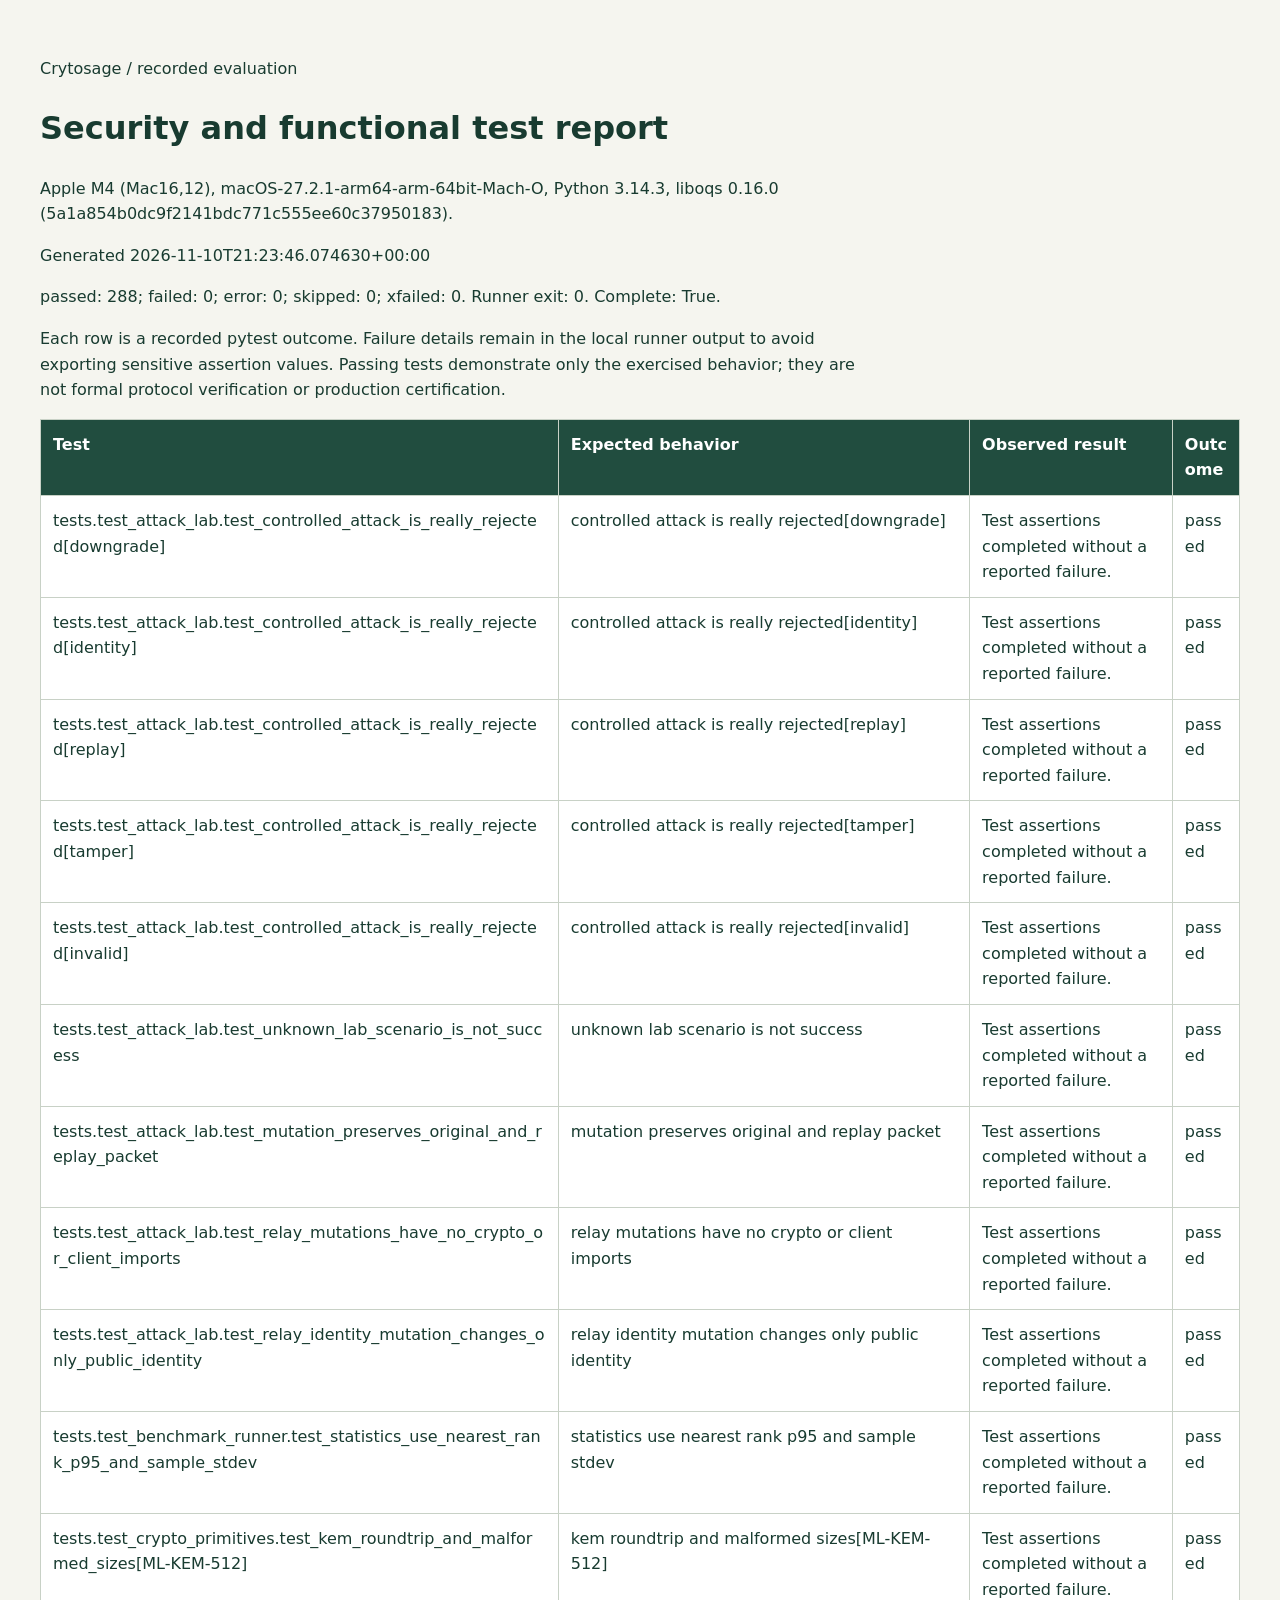
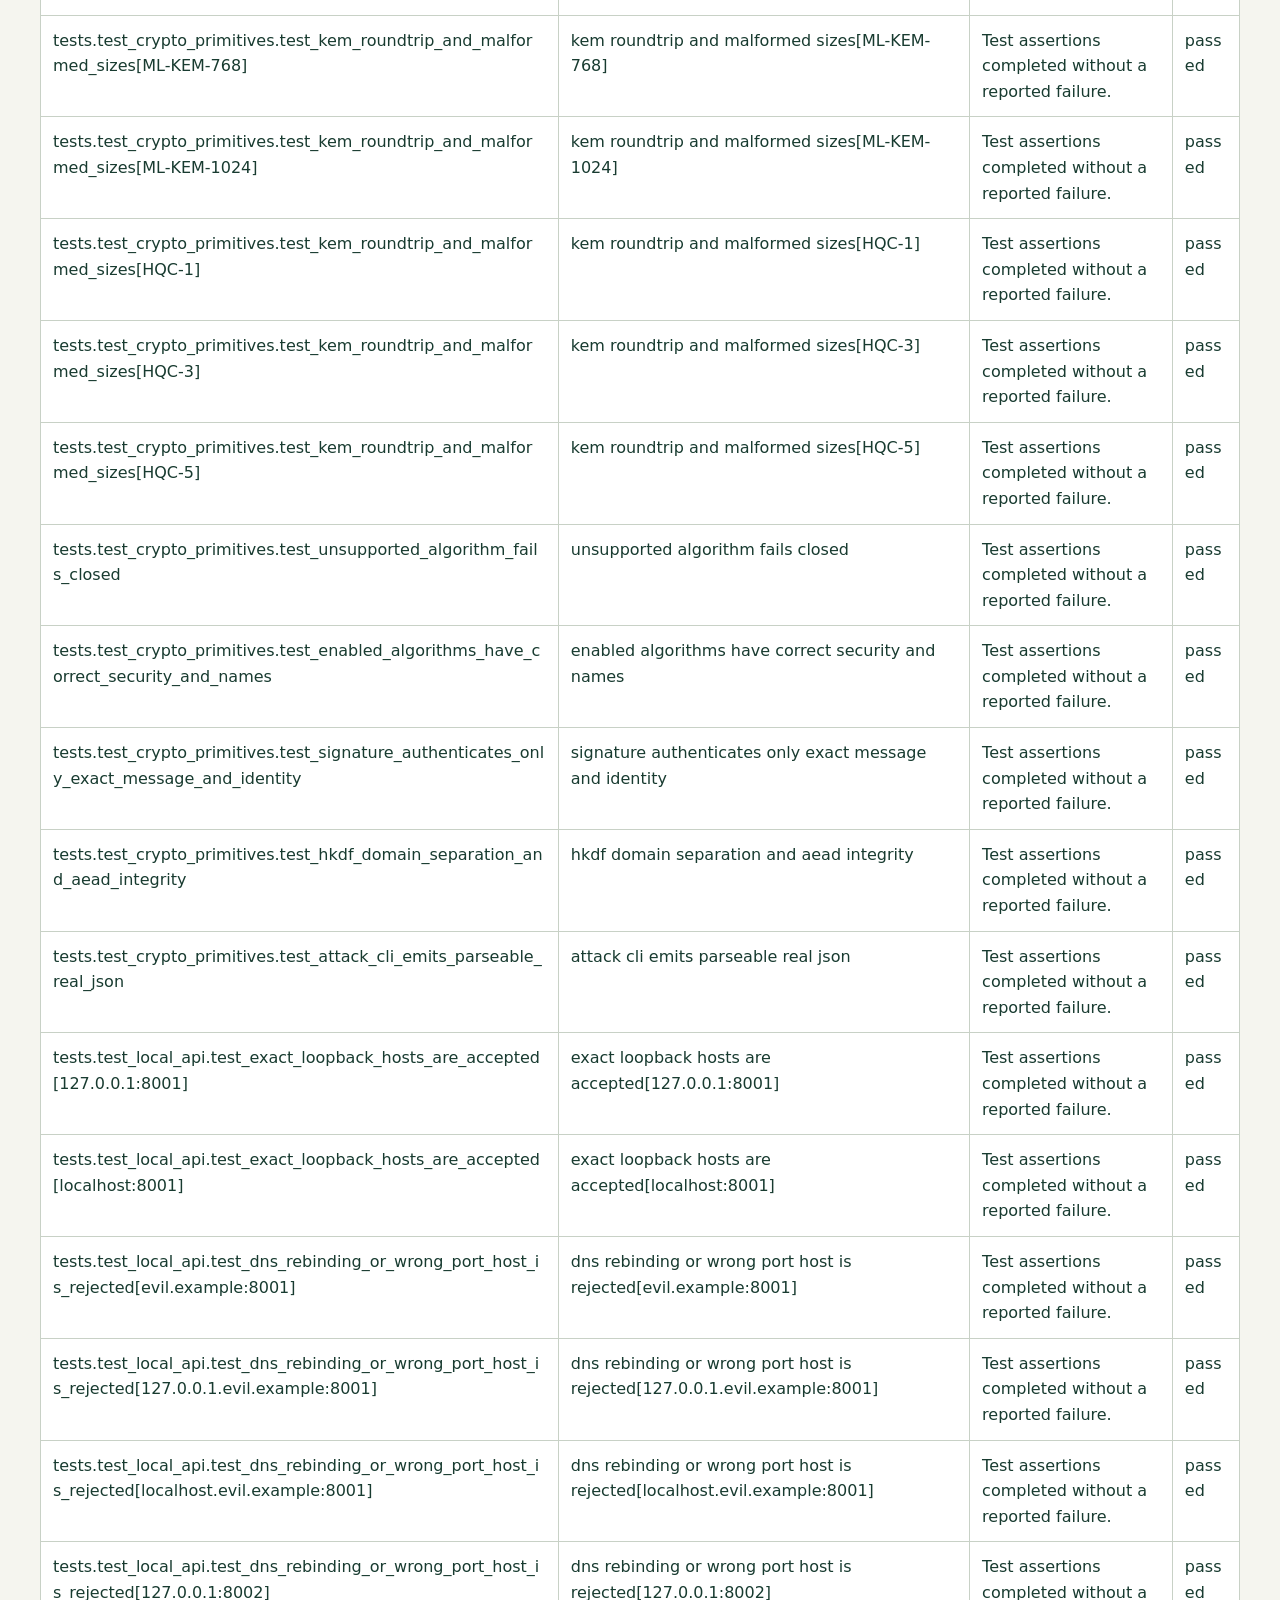
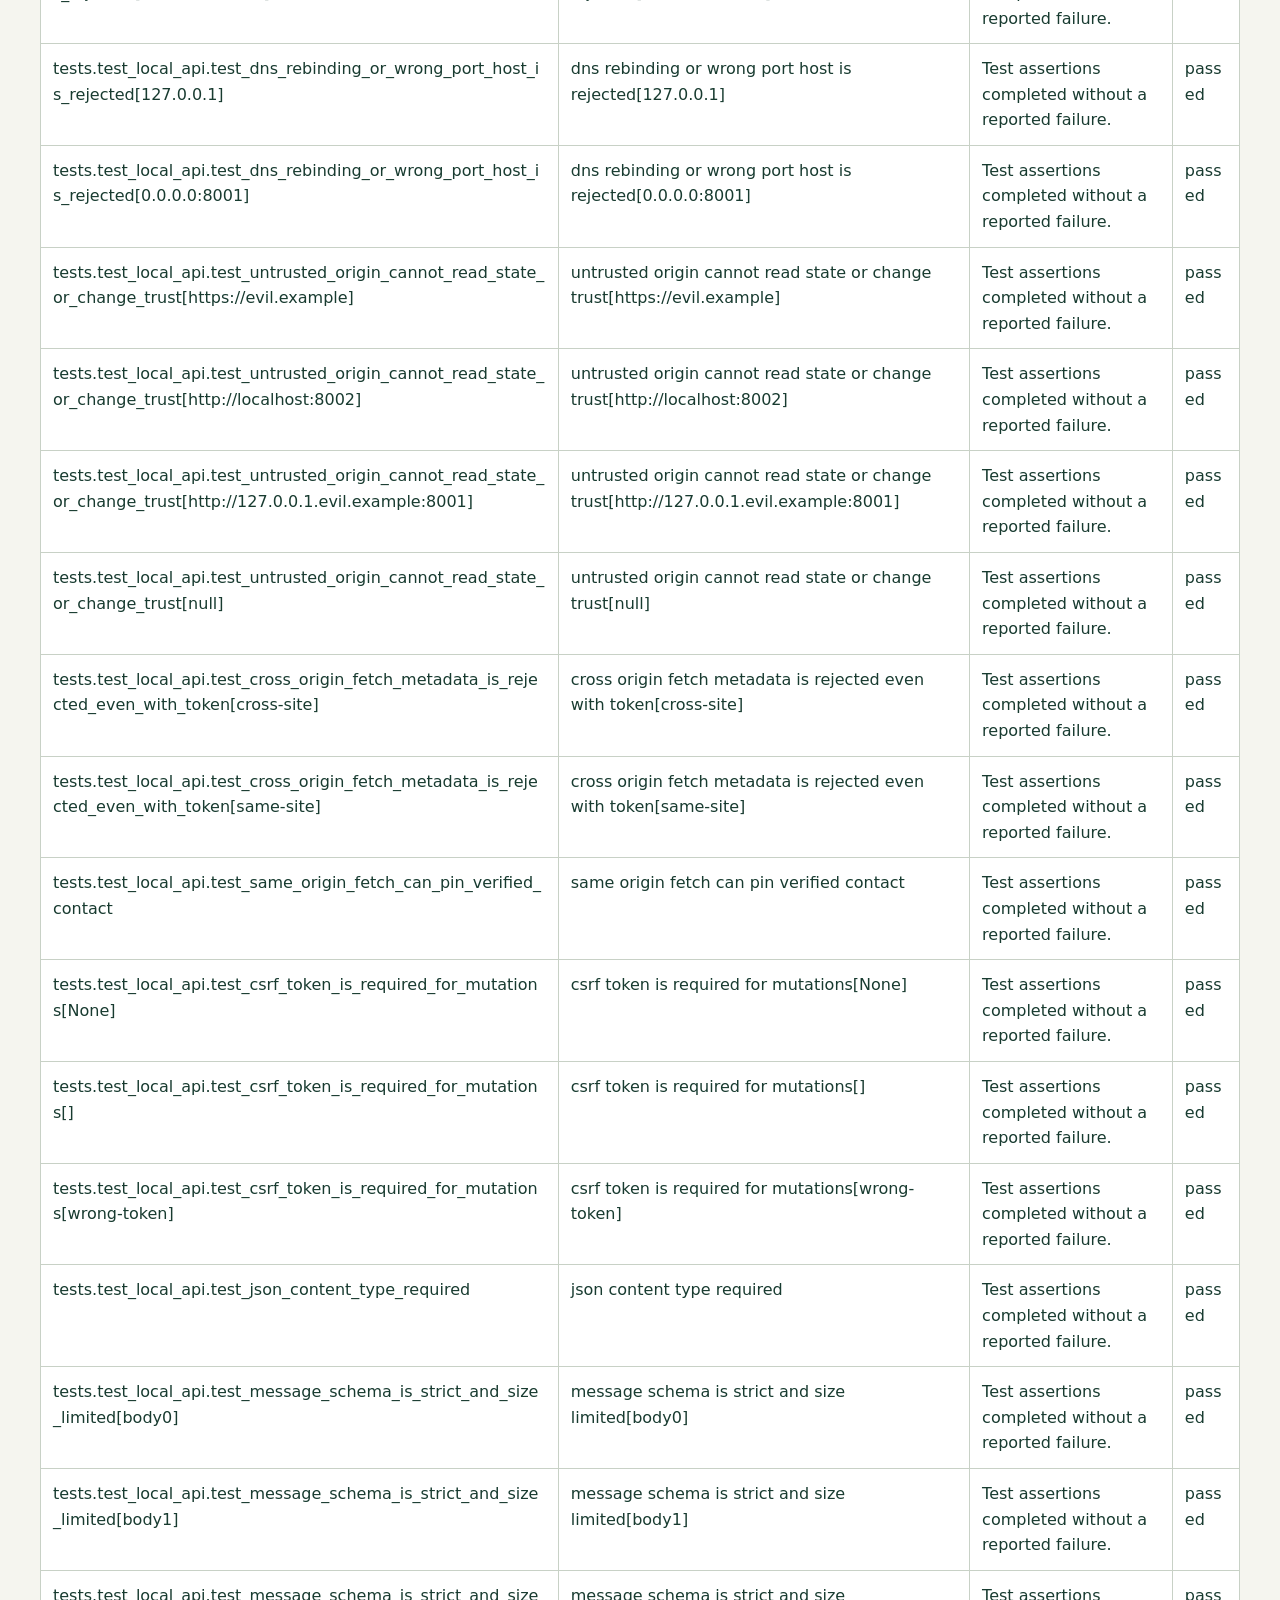
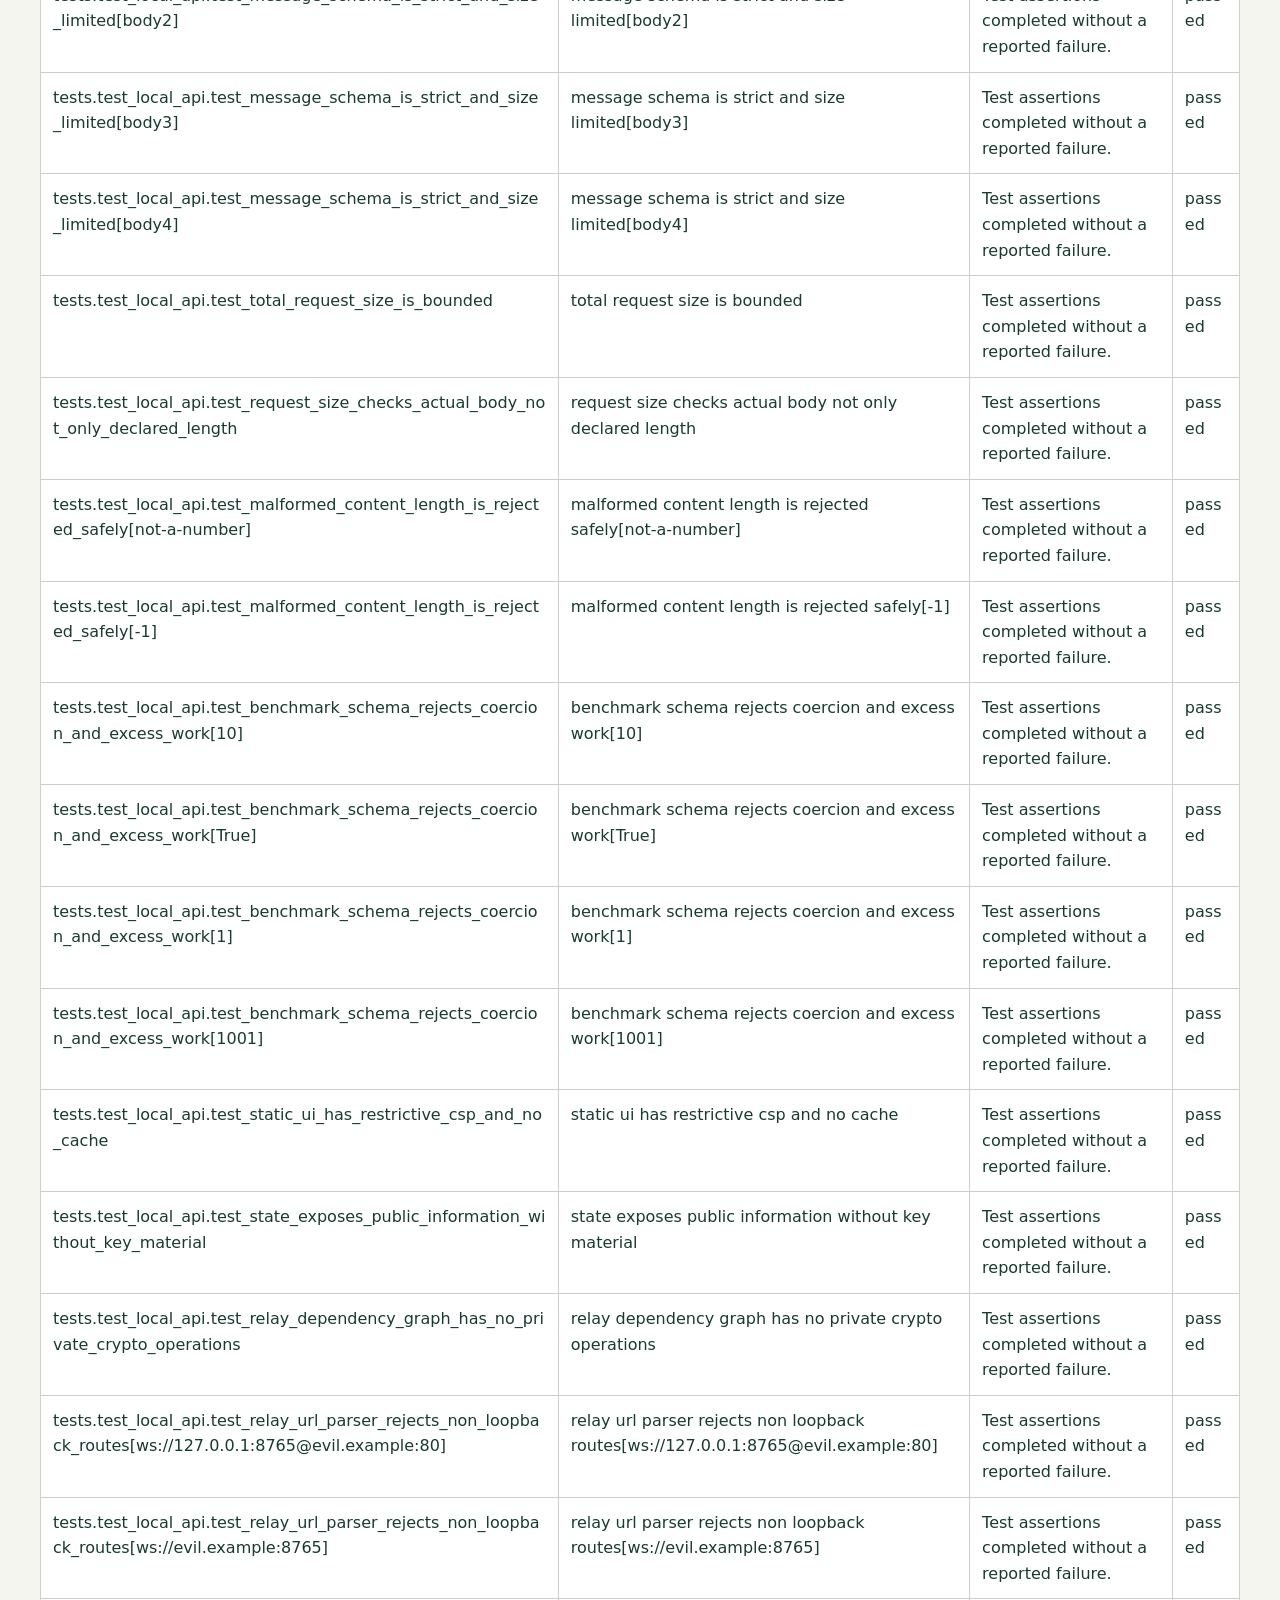
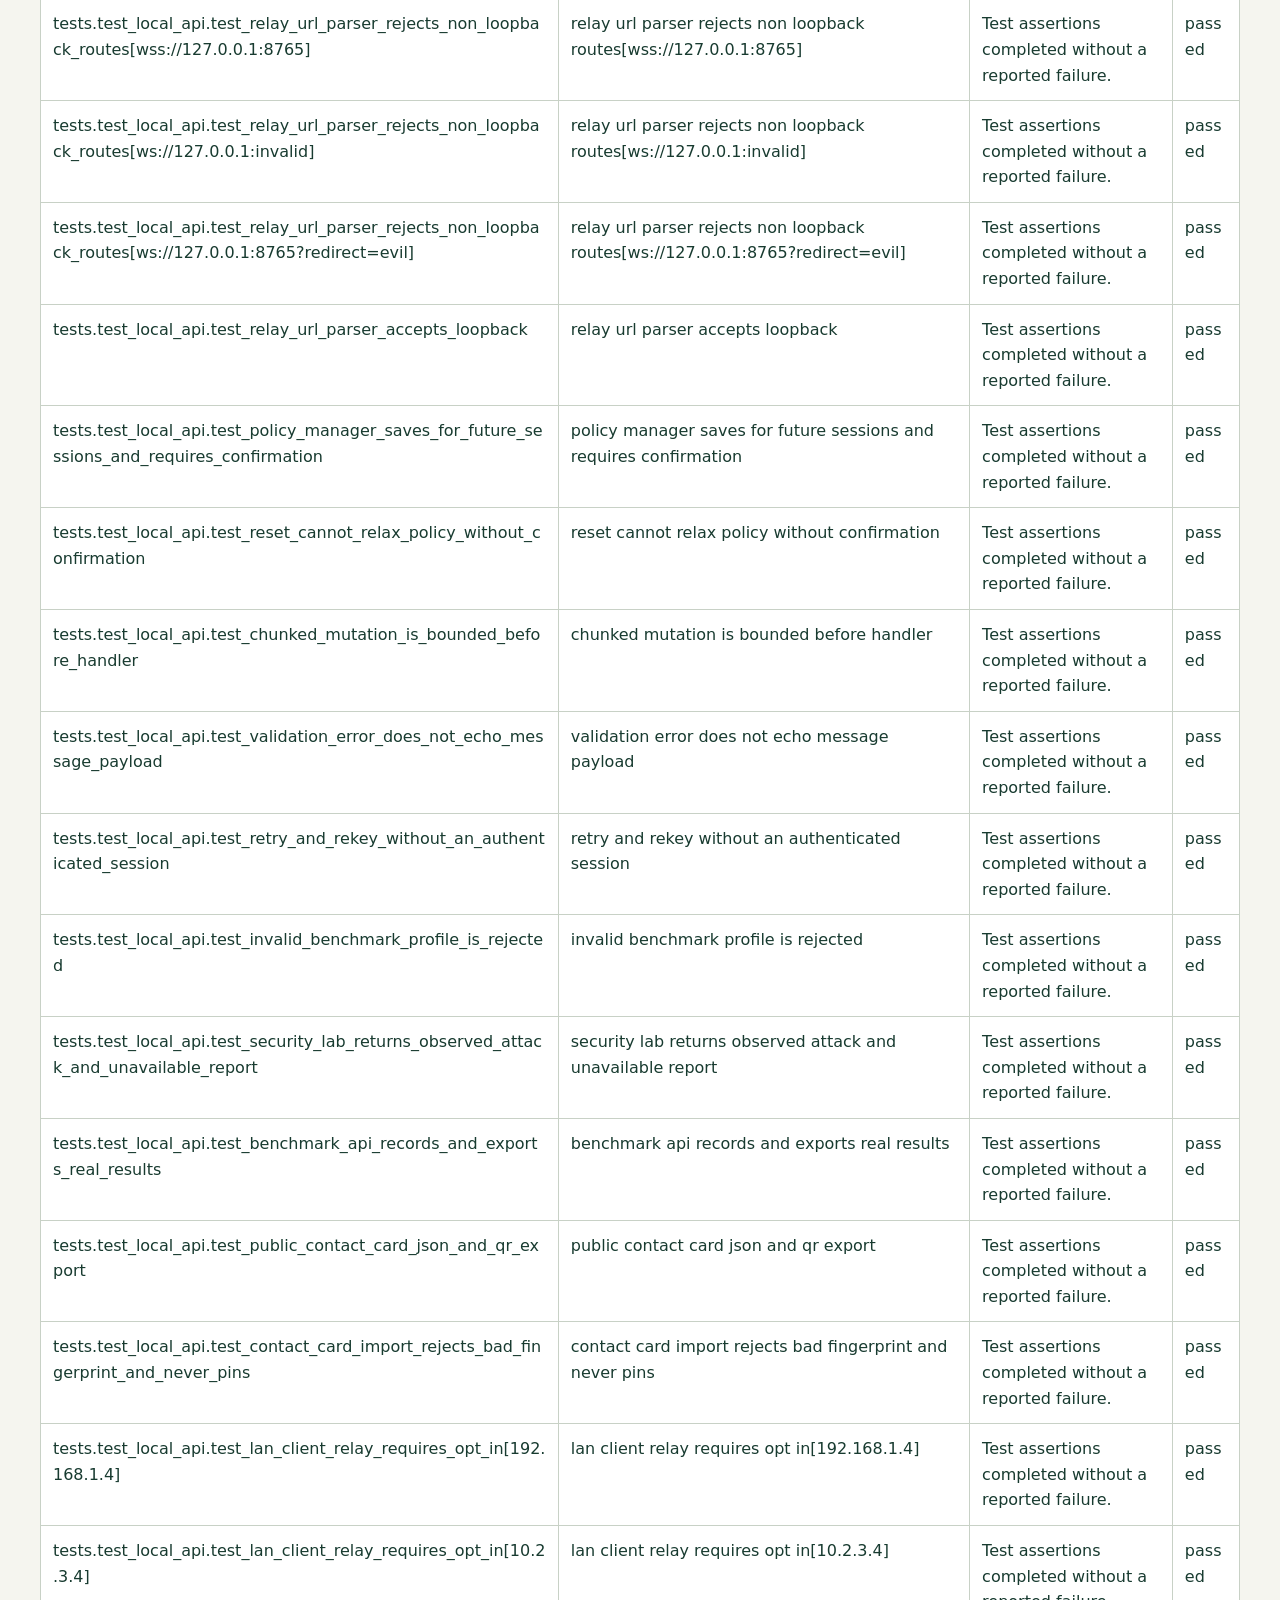
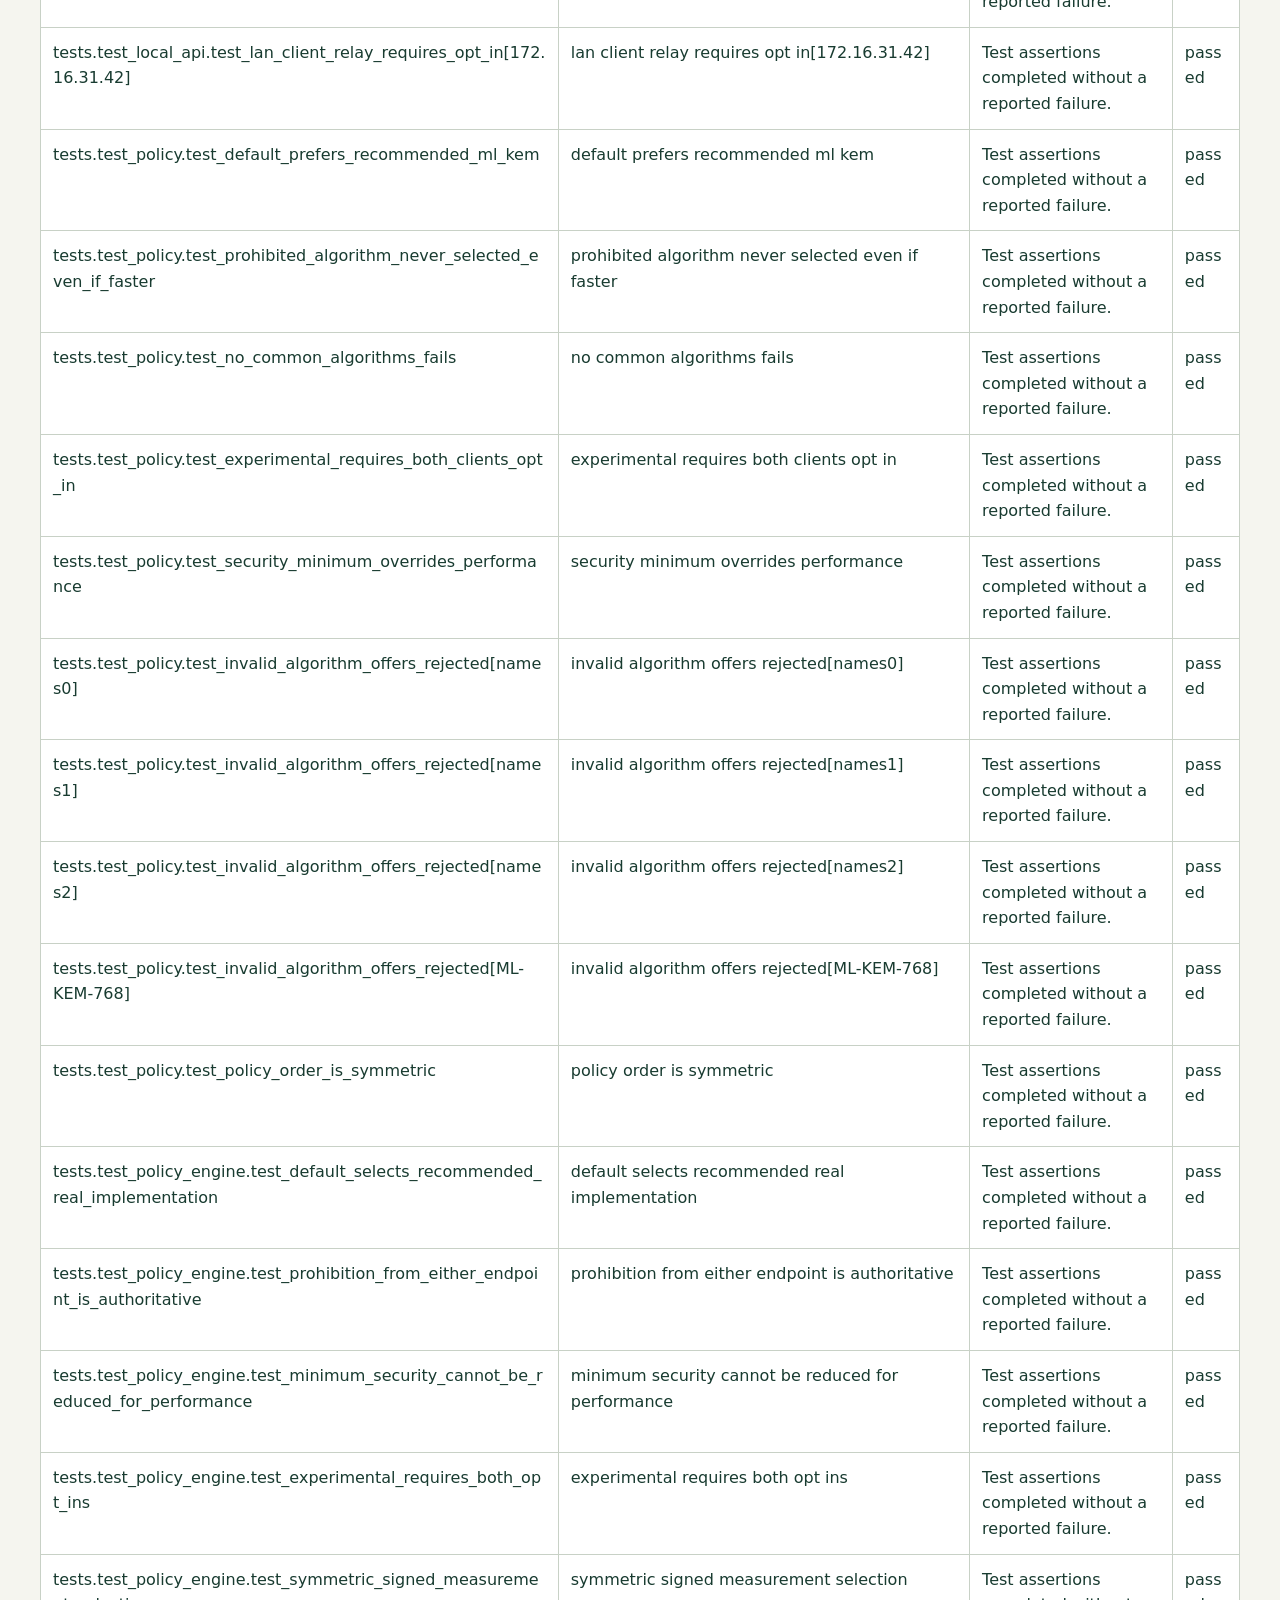
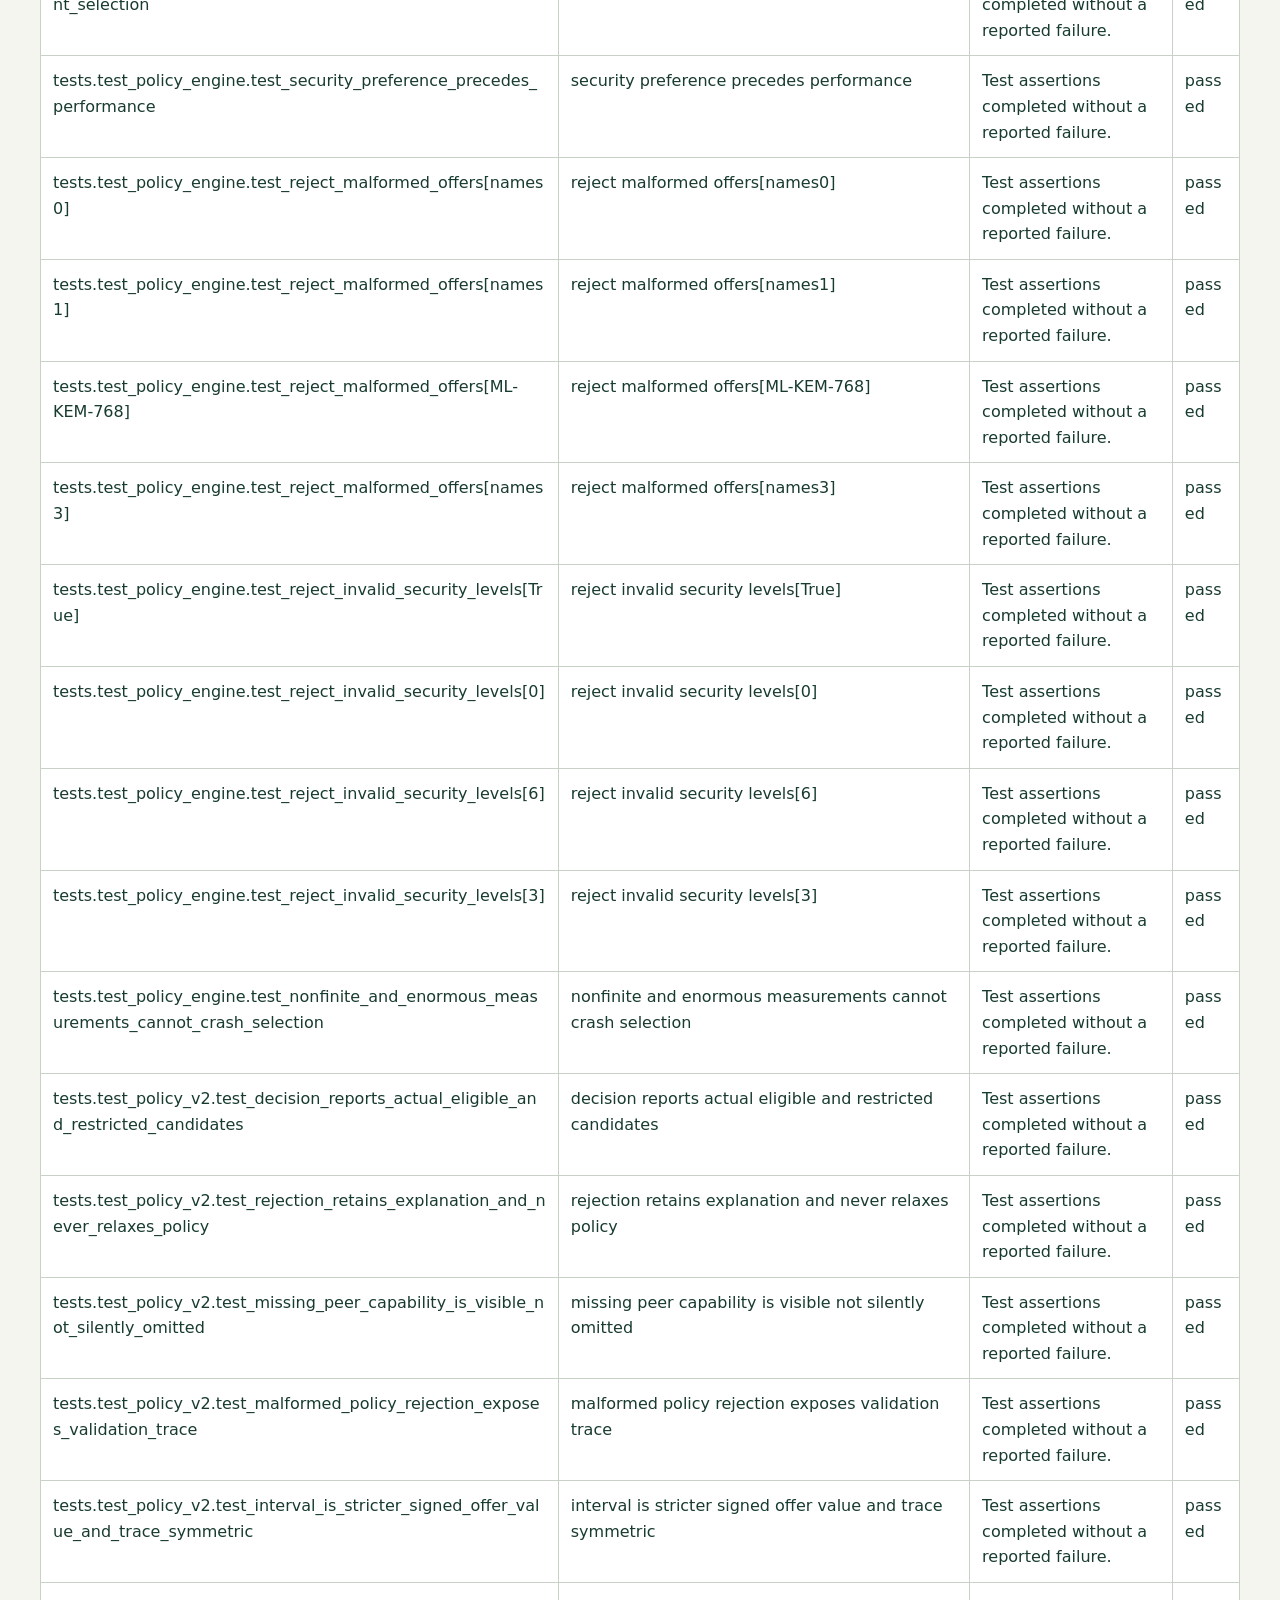
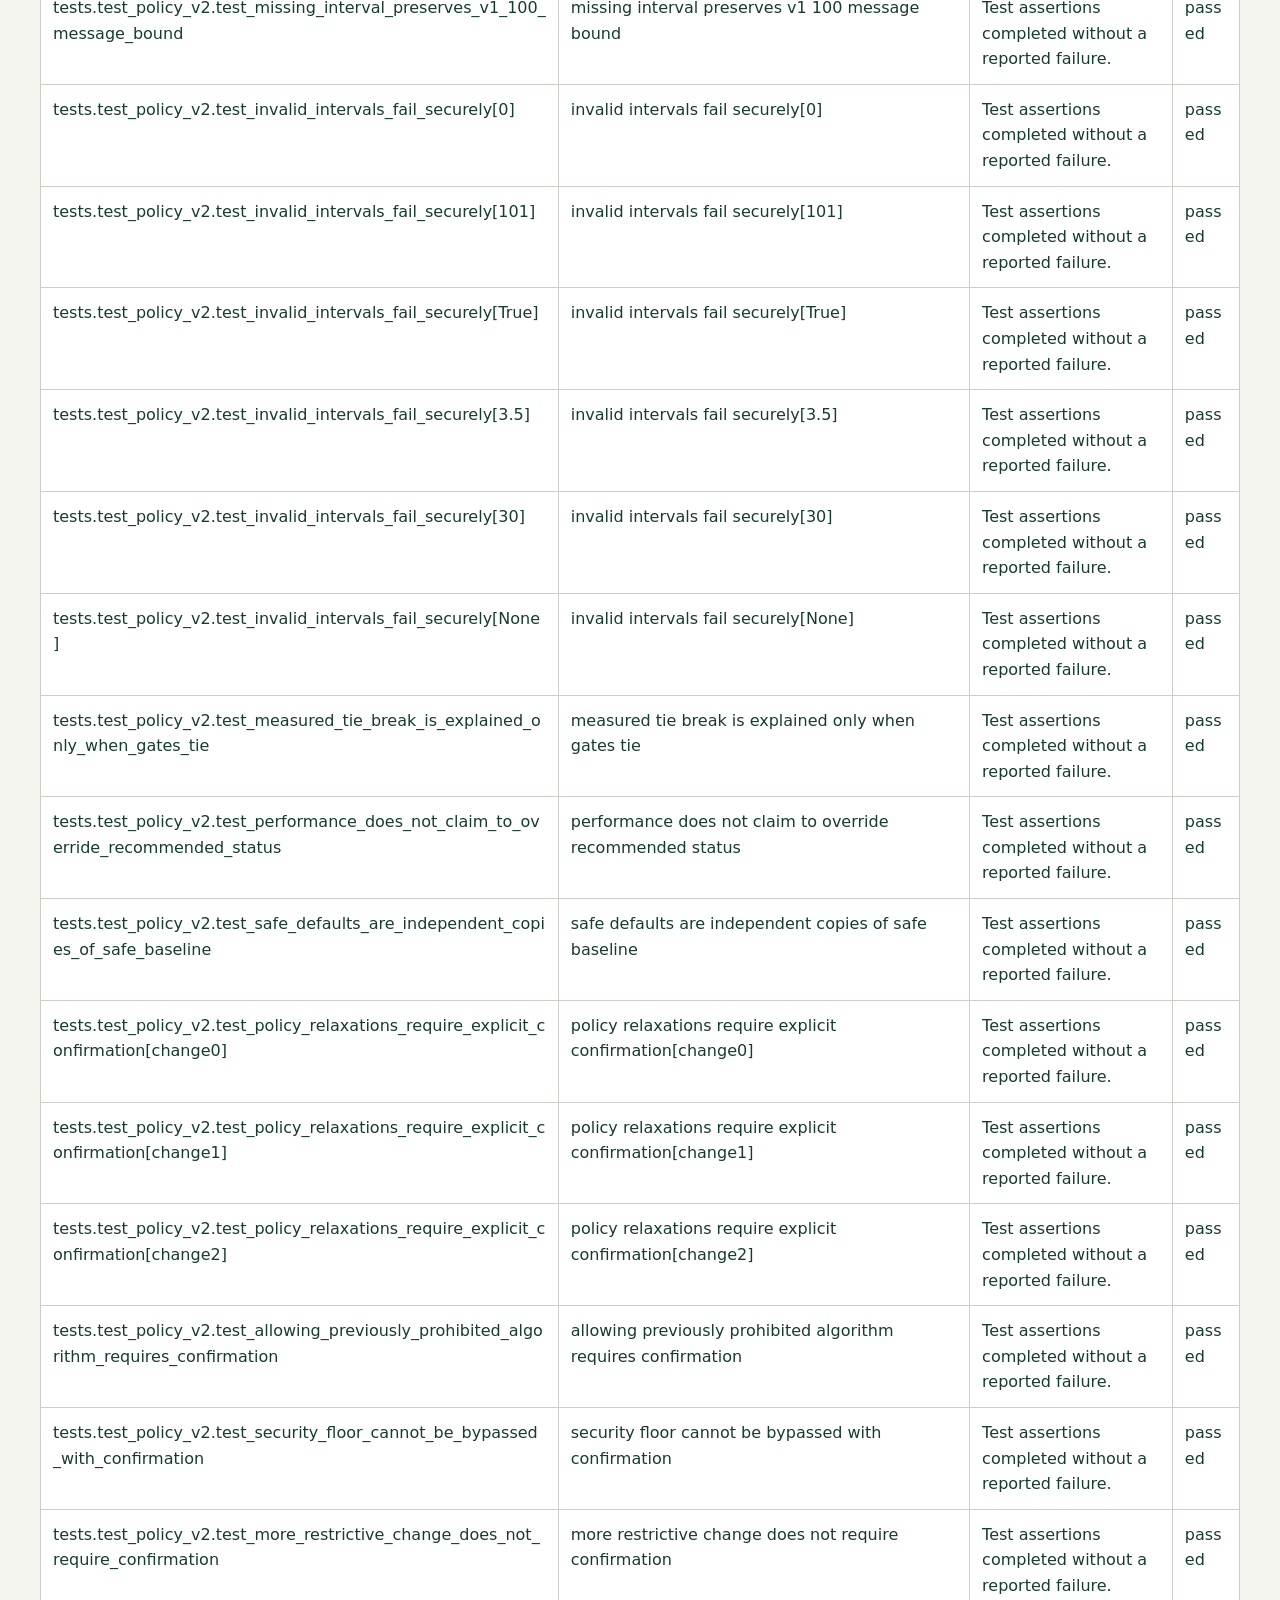
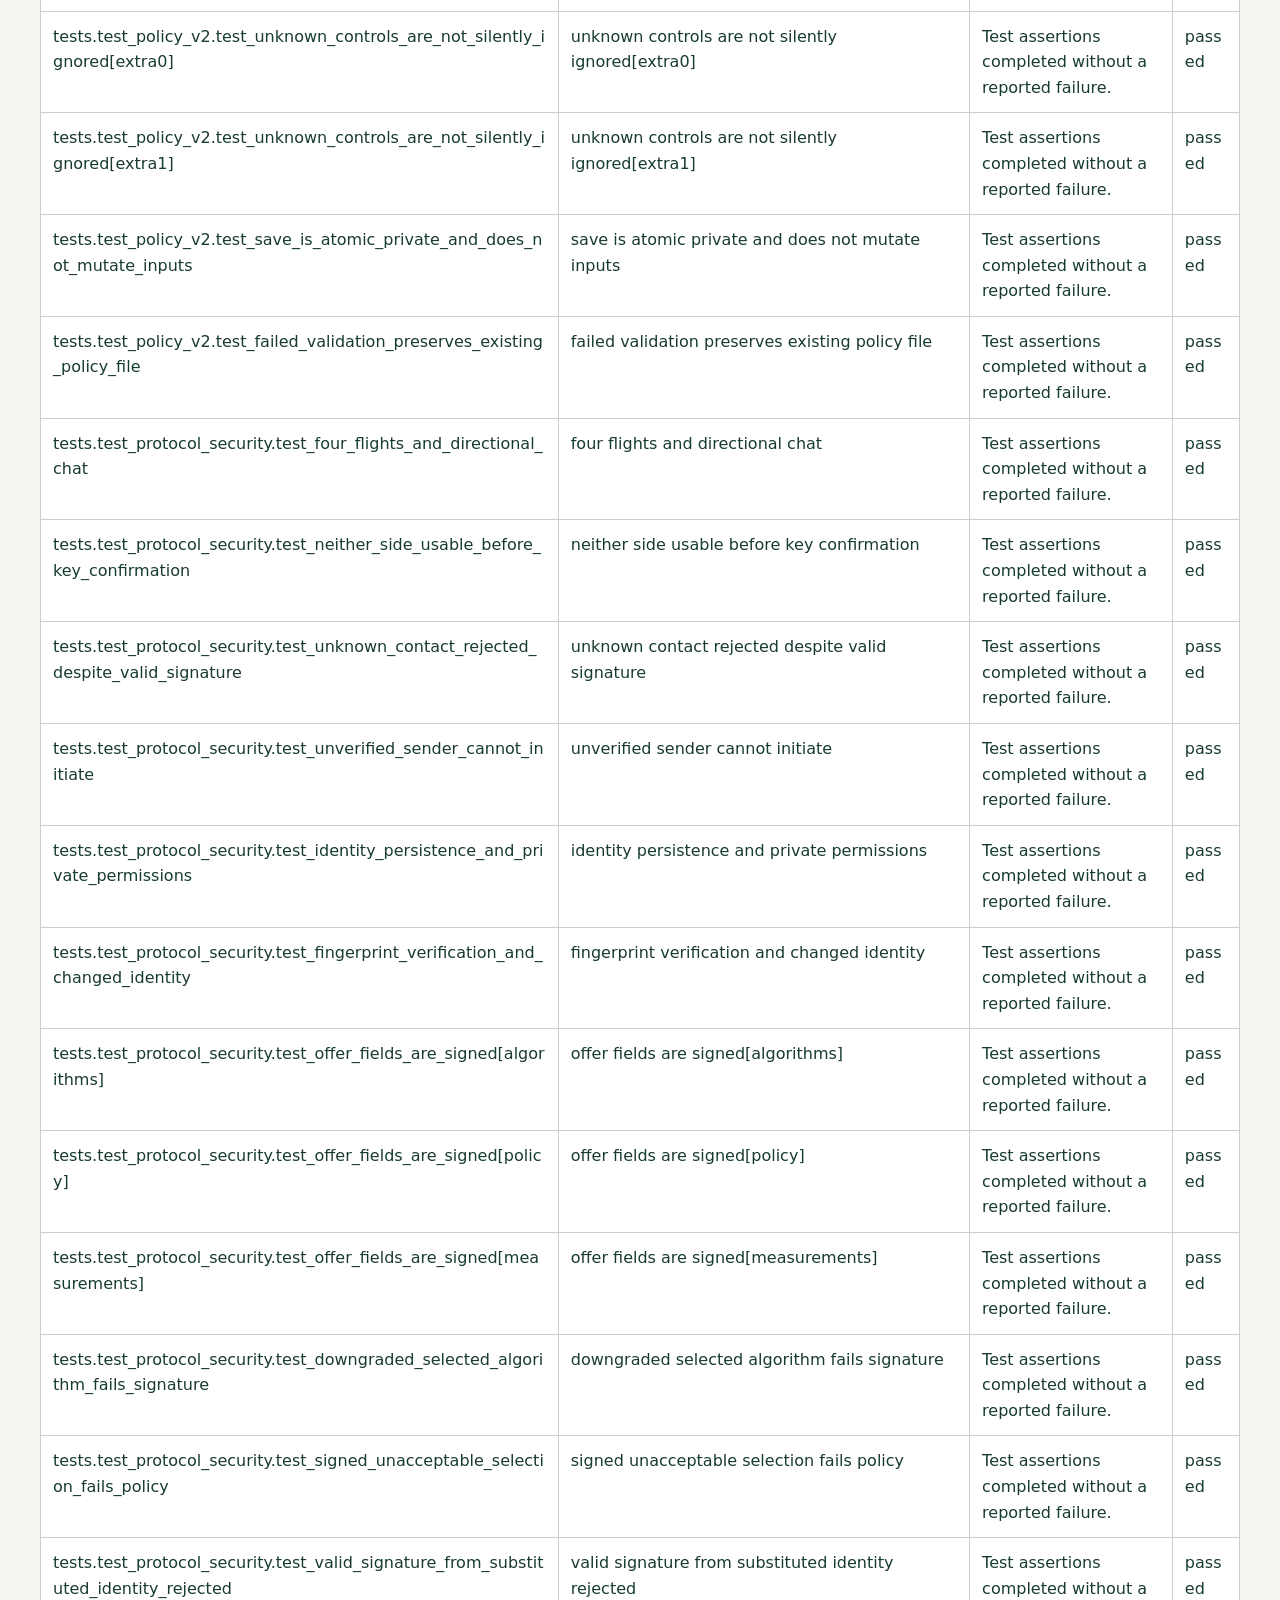
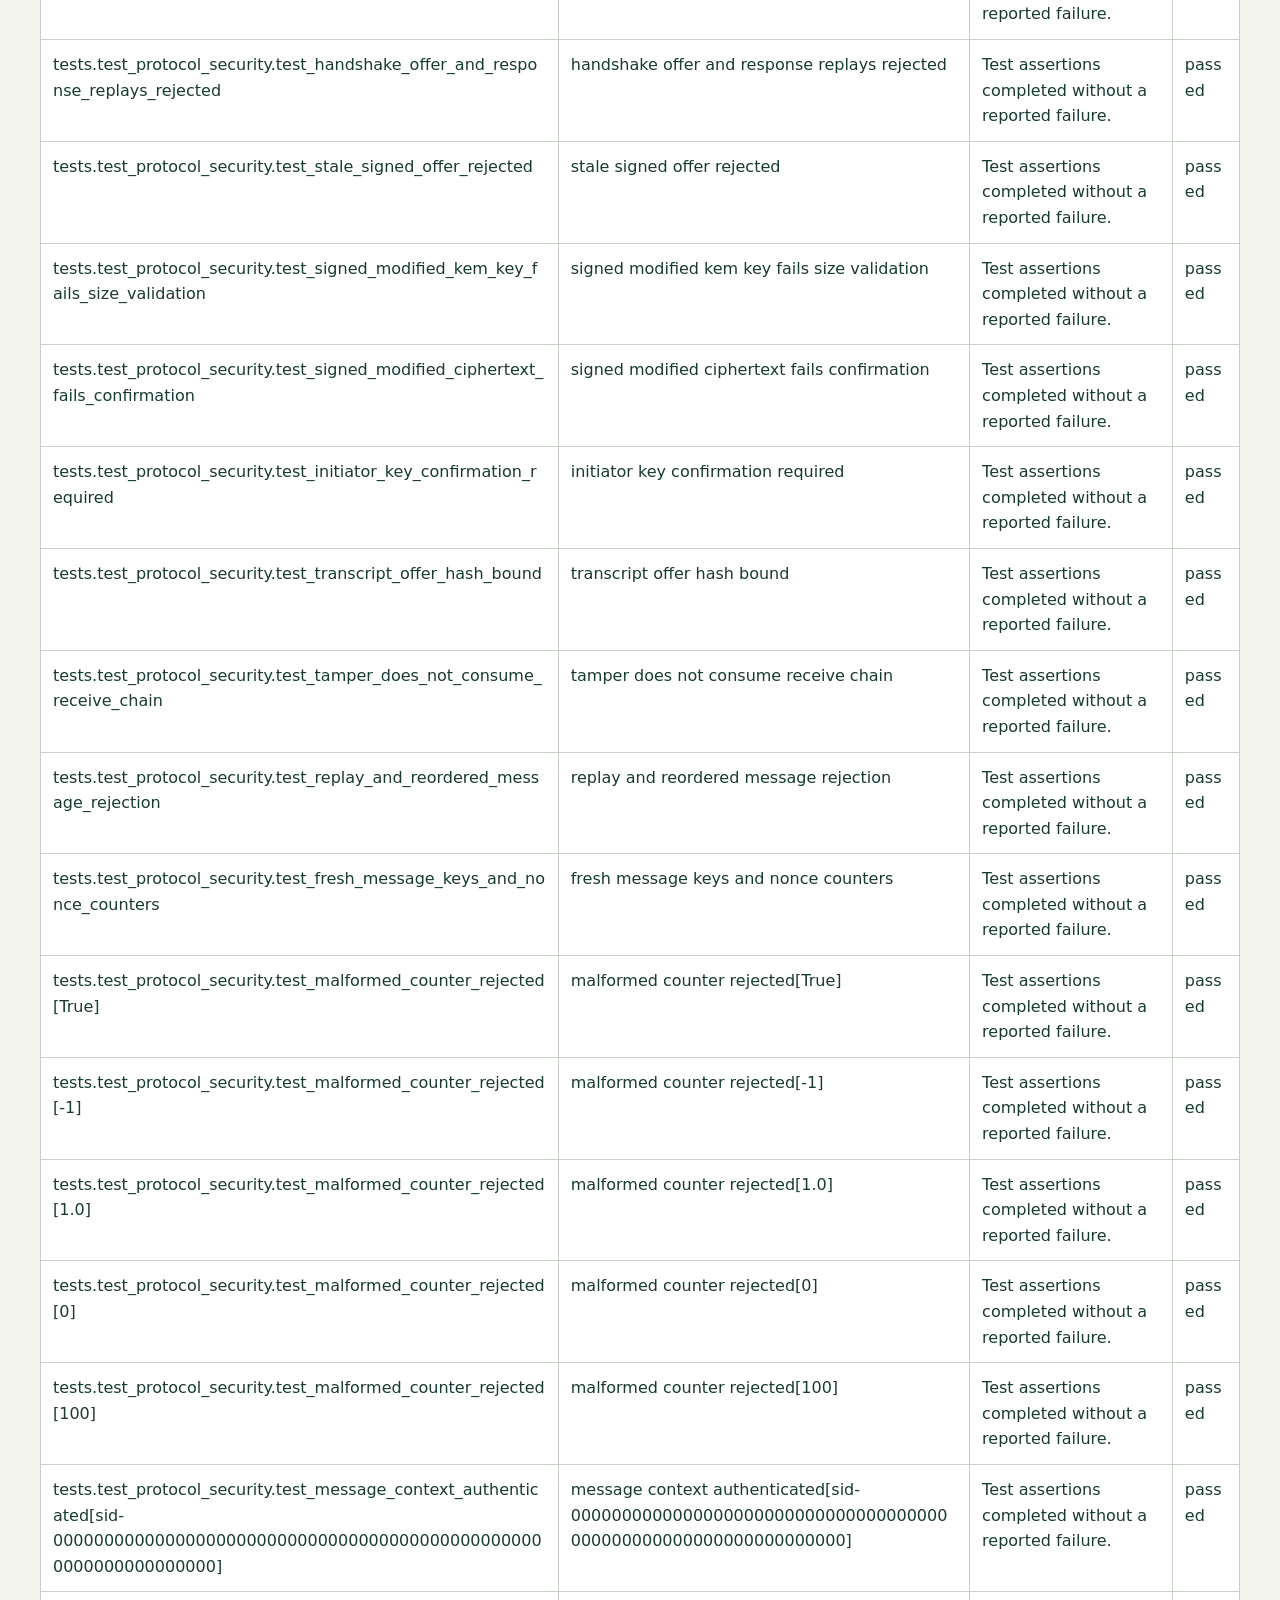
<file: reports/final/security-tests.html>
<!doctype html><html lang="en"><meta charset="utf-8"><meta name="viewport" content="width=device-width, initial-scale=1"><title>Crytosage security evaluation</title><style>body{margin:0;background:#f5f5ef;color:#183b30;font:16px/1.6 system-ui,sans-serif}main{max-width:1200px;margin:auto;padding:40px 24px}h1{font-size:2rem}p{max-width:82ch}table{border-collapse:collapse;width:100%;background:#fff}th,td{text-align:left;vertical-align:top;padding:12px;border:1px solid #c8d1c6;overflow-wrap:anywhere}th{background:#214d3f;color:#fff}.table{overflow:auto}@media print{main{padding:0}table{font-size:10px}}</style><main><p>Crytosage / recorded evaluation</p><h1>Security and functional test report</h1><p>Apple M4 (Mac16,12), macOS-27.2.1-arm64-arm-64bit-Mach-O, Python 3.14.3, liboqs 0.16.0 (5a1a854b0dc9f2141bdc771c555ee60c37950183).</p><p>Generated 2026-11-10T21:23:46.074630+00:00</p><p>passed: 288; failed: 0; error: 0; skipped: 0; xfailed: 0. Runner exit: 0. Complete: True.</p><p>Each row is a recorded pytest outcome. Failure details remain in the local runner output to avoid exporting sensitive assertion values. Passing tests demonstrate only the exercised behavior; they are not formal protocol verification or production certification.</p><div class="table"><table><thead><tr><th>Test</th><th>Expected behavior</th><th>Observed result</th><th>Outcome</th></tr></thead><tbody><tr><td>tests.test_attack_lab.test_controlled_attack_is_really_rejected[downgrade]</td><td>controlled attack is really rejected[downgrade]</td><td>Test assertions completed without a reported failure.</td><td>passed</td></tr><tr><td>tests.test_attack_lab.test_controlled_attack_is_really_rejected[identity]</td><td>controlled attack is really rejected[identity]</td><td>Test assertions completed without a reported failure.</td><td>passed</td></tr><tr><td>tests.test_attack_lab.test_controlled_attack_is_really_rejected[replay]</td><td>controlled attack is really rejected[replay]</td><td>Test assertions completed without a reported failure.</td><td>passed</td></tr><tr><td>tests.test_attack_lab.test_controlled_attack_is_really_rejected[tamper]</td><td>controlled attack is really rejected[tamper]</td><td>Test assertions completed without a reported failure.</td><td>passed</td></tr><tr><td>tests.test_attack_lab.test_controlled_attack_is_really_rejected[invalid]</td><td>controlled attack is really rejected[invalid]</td><td>Test assertions completed without a reported failure.</td><td>passed</td></tr><tr><td>tests.test_attack_lab.test_unknown_lab_scenario_is_not_success</td><td>unknown lab scenario is not success</td><td>Test assertions completed without a reported failure.</td><td>passed</td></tr><tr><td>tests.test_attack_lab.test_mutation_preserves_original_and_replay_packet</td><td>mutation preserves original and replay packet</td><td>Test assertions completed without a reported failure.</td><td>passed</td></tr><tr><td>tests.test_attack_lab.test_relay_mutations_have_no_crypto_or_client_imports</td><td>relay mutations have no crypto or client imports</td><td>Test assertions completed without a reported failure.</td><td>passed</td></tr><tr><td>tests.test_attack_lab.test_relay_identity_mutation_changes_only_public_identity</td><td>relay identity mutation changes only public identity</td><td>Test assertions completed without a reported failure.</td><td>passed</td></tr><tr><td>tests.test_benchmark_runner.test_statistics_use_nearest_rank_p95_and_sample_stdev</td><td>statistics use nearest rank p95 and sample stdev</td><td>Test assertions completed without a reported failure.</td><td>passed</td></tr><tr><td>tests.test_crypto_primitives.test_kem_roundtrip_and_malformed_sizes[ML-KEM-512]</td><td>kem roundtrip and malformed sizes[ML-KEM-512]</td><td>Test assertions completed without a reported failure.</td><td>passed</td></tr><tr><td>tests.test_crypto_primitives.test_kem_roundtrip_and_malformed_sizes[ML-KEM-768]</td><td>kem roundtrip and malformed sizes[ML-KEM-768]</td><td>Test assertions completed without a reported failure.</td><td>passed</td></tr><tr><td>tests.test_crypto_primitives.test_kem_roundtrip_and_malformed_sizes[ML-KEM-1024]</td><td>kem roundtrip and malformed sizes[ML-KEM-1024]</td><td>Test assertions completed without a reported failure.</td><td>passed</td></tr><tr><td>tests.test_crypto_primitives.test_kem_roundtrip_and_malformed_sizes[HQC-1]</td><td>kem roundtrip and malformed sizes[HQC-1]</td><td>Test assertions completed without a reported failure.</td><td>passed</td></tr><tr><td>tests.test_crypto_primitives.test_kem_roundtrip_and_malformed_sizes[HQC-3]</td><td>kem roundtrip and malformed sizes[HQC-3]</td><td>Test assertions completed without a reported failure.</td><td>passed</td></tr><tr><td>tests.test_crypto_primitives.test_kem_roundtrip_and_malformed_sizes[HQC-5]</td><td>kem roundtrip and malformed sizes[HQC-5]</td><td>Test assertions completed without a reported failure.</td><td>passed</td></tr><tr><td>tests.test_crypto_primitives.test_unsupported_algorithm_fails_closed</td><td>unsupported algorithm fails closed</td><td>Test assertions completed without a reported failure.</td><td>passed</td></tr><tr><td>tests.test_crypto_primitives.test_enabled_algorithms_have_correct_security_and_names</td><td>enabled algorithms have correct security and names</td><td>Test assertions completed without a reported failure.</td><td>passed</td></tr><tr><td>tests.test_crypto_primitives.test_signature_authenticates_only_exact_message_and_identity</td><td>signature authenticates only exact message and identity</td><td>Test assertions completed without a reported failure.</td><td>passed</td></tr><tr><td>tests.test_crypto_primitives.test_hkdf_domain_separation_and_aead_integrity</td><td>hkdf domain separation and aead integrity</td><td>Test assertions completed without a reported failure.</td><td>passed</td></tr><tr><td>tests.test_crypto_primitives.test_attack_cli_emits_parseable_real_json</td><td>attack cli emits parseable real json</td><td>Test assertions completed without a reported failure.</td><td>passed</td></tr><tr><td>tests.test_local_api.test_exact_loopback_hosts_are_accepted[127.0.0.1:8001]</td><td>exact loopback hosts are accepted[127.0.0.1:8001]</td><td>Test assertions completed without a reported failure.</td><td>passed</td></tr><tr><td>tests.test_local_api.test_exact_loopback_hosts_are_accepted[localhost:8001]</td><td>exact loopback hosts are accepted[localhost:8001]</td><td>Test assertions completed without a reported failure.</td><td>passed</td></tr><tr><td>tests.test_local_api.test_dns_rebinding_or_wrong_port_host_is_rejected[evil.example:8001]</td><td>dns rebinding or wrong port host is rejected[evil.example:8001]</td><td>Test assertions completed without a reported failure.</td><td>passed</td></tr><tr><td>tests.test_local_api.test_dns_rebinding_or_wrong_port_host_is_rejected[127.0.0.1.evil.example:8001]</td><td>dns rebinding or wrong port host is rejected[127.0.0.1.evil.example:8001]</td><td>Test assertions completed without a reported failure.</td><td>passed</td></tr><tr><td>tests.test_local_api.test_dns_rebinding_or_wrong_port_host_is_rejected[localhost.evil.example:8001]</td><td>dns rebinding or wrong port host is rejected[localhost.evil.example:8001]</td><td>Test assertions completed without a reported failure.</td><td>passed</td></tr><tr><td>tests.test_local_api.test_dns_rebinding_or_wrong_port_host_is_rejected[127.0.0.1:8002]</td><td>dns rebinding or wrong port host is rejected[127.0.0.1:8002]</td><td>Test assertions completed without a reported failure.</td><td>passed</td></tr><tr><td>tests.test_local_api.test_dns_rebinding_or_wrong_port_host_is_rejected[127.0.0.1]</td><td>dns rebinding or wrong port host is rejected[127.0.0.1]</td><td>Test assertions completed without a reported failure.</td><td>passed</td></tr><tr><td>tests.test_local_api.test_dns_rebinding_or_wrong_port_host_is_rejected[0.0.0.0:8001]</td><td>dns rebinding or wrong port host is rejected[0.0.0.0:8001]</td><td>Test assertions completed without a reported failure.</td><td>passed</td></tr><tr><td>tests.test_local_api.test_untrusted_origin_cannot_read_state_or_change_trust[https://evil.example]</td><td>untrusted origin cannot read state or change trust[https://evil.example]</td><td>Test assertions completed without a reported failure.</td><td>passed</td></tr><tr><td>tests.test_local_api.test_untrusted_origin_cannot_read_state_or_change_trust[http://localhost:8002]</td><td>untrusted origin cannot read state or change trust[http://localhost:8002]</td><td>Test assertions completed without a reported failure.</td><td>passed</td></tr><tr><td>tests.test_local_api.test_untrusted_origin_cannot_read_state_or_change_trust[http://127.0.0.1.evil.example:8001]</td><td>untrusted origin cannot read state or change trust[http://127.0.0.1.evil.example:8001]</td><td>Test assertions completed without a reported failure.</td><td>passed</td></tr><tr><td>tests.test_local_api.test_untrusted_origin_cannot_read_state_or_change_trust[null]</td><td>untrusted origin cannot read state or change trust[null]</td><td>Test assertions completed without a reported failure.</td><td>passed</td></tr><tr><td>tests.test_local_api.test_cross_origin_fetch_metadata_is_rejected_even_with_token[cross-site]</td><td>cross origin fetch metadata is rejected even with token[cross-site]</td><td>Test assertions completed without a reported failure.</td><td>passed</td></tr><tr><td>tests.test_local_api.test_cross_origin_fetch_metadata_is_rejected_even_with_token[same-site]</td><td>cross origin fetch metadata is rejected even with token[same-site]</td><td>Test assertions completed without a reported failure.</td><td>passed</td></tr><tr><td>tests.test_local_api.test_same_origin_fetch_can_pin_verified_contact</td><td>same origin fetch can pin verified contact</td><td>Test assertions completed without a reported failure.</td><td>passed</td></tr><tr><td>tests.test_local_api.test_csrf_token_is_required_for_mutations[None]</td><td>csrf token is required for mutations[None]</td><td>Test assertions completed without a reported failure.</td><td>passed</td></tr><tr><td>tests.test_local_api.test_csrf_token_is_required_for_mutations[]</td><td>csrf token is required for mutations[]</td><td>Test assertions completed without a reported failure.</td><td>passed</td></tr><tr><td>tests.test_local_api.test_csrf_token_is_required_for_mutations[wrong-token]</td><td>csrf token is required for mutations[wrong-token]</td><td>Test assertions completed without a reported failure.</td><td>passed</td></tr><tr><td>tests.test_local_api.test_json_content_type_required</td><td>json content type required</td><td>Test assertions completed without a reported failure.</td><td>passed</td></tr><tr><td>tests.test_local_api.test_message_schema_is_strict_and_size_limited[body0]</td><td>message schema is strict and size limited[body0]</td><td>Test assertions completed without a reported failure.</td><td>passed</td></tr><tr><td>tests.test_local_api.test_message_schema_is_strict_and_size_limited[body1]</td><td>message schema is strict and size limited[body1]</td><td>Test assertions completed without a reported failure.</td><td>passed</td></tr><tr><td>tests.test_local_api.test_message_schema_is_strict_and_size_limited[body2]</td><td>message schema is strict and size limited[body2]</td><td>Test assertions completed without a reported failure.</td><td>passed</td></tr><tr><td>tests.test_local_api.test_message_schema_is_strict_and_size_limited[body3]</td><td>message schema is strict and size limited[body3]</td><td>Test assertions completed without a reported failure.</td><td>passed</td></tr><tr><td>tests.test_local_api.test_message_schema_is_strict_and_size_limited[body4]</td><td>message schema is strict and size limited[body4]</td><td>Test assertions completed without a reported failure.</td><td>passed</td></tr><tr><td>tests.test_local_api.test_total_request_size_is_bounded</td><td>total request size is bounded</td><td>Test assertions completed without a reported failure.</td><td>passed</td></tr><tr><td>tests.test_local_api.test_request_size_checks_actual_body_not_only_declared_length</td><td>request size checks actual body not only declared length</td><td>Test assertions completed without a reported failure.</td><td>passed</td></tr><tr><td>tests.test_local_api.test_malformed_content_length_is_rejected_safely[not-a-number]</td><td>malformed content length is rejected safely[not-a-number]</td><td>Test assertions completed without a reported failure.</td><td>passed</td></tr><tr><td>tests.test_local_api.test_malformed_content_length_is_rejected_safely[-1]</td><td>malformed content length is rejected safely[-1]</td><td>Test assertions completed without a reported failure.</td><td>passed</td></tr><tr><td>tests.test_local_api.test_benchmark_schema_rejects_coercion_and_excess_work[10]</td><td>benchmark schema rejects coercion and excess work[10]</td><td>Test assertions completed without a reported failure.</td><td>passed</td></tr><tr><td>tests.test_local_api.test_benchmark_schema_rejects_coercion_and_excess_work[True]</td><td>benchmark schema rejects coercion and excess work[True]</td><td>Test assertions completed without a reported failure.</td><td>passed</td></tr><tr><td>tests.test_local_api.test_benchmark_schema_rejects_coercion_and_excess_work[1]</td><td>benchmark schema rejects coercion and excess work[1]</td><td>Test assertions completed without a reported failure.</td><td>passed</td></tr><tr><td>tests.test_local_api.test_benchmark_schema_rejects_coercion_and_excess_work[1001]</td><td>benchmark schema rejects coercion and excess work[1001]</td><td>Test assertions completed without a reported failure.</td><td>passed</td></tr><tr><td>tests.test_local_api.test_static_ui_has_restrictive_csp_and_no_cache</td><td>static ui has restrictive csp and no cache</td><td>Test assertions completed without a reported failure.</td><td>passed</td></tr><tr><td>tests.test_local_api.test_state_exposes_public_information_without_key_material</td><td>state exposes public information without key material</td><td>Test assertions completed without a reported failure.</td><td>passed</td></tr><tr><td>tests.test_local_api.test_relay_dependency_graph_has_no_private_crypto_operations</td><td>relay dependency graph has no private crypto operations</td><td>Test assertions completed without a reported failure.</td><td>passed</td></tr><tr><td>tests.test_local_api.test_relay_url_parser_rejects_non_loopback_routes[ws://127.0.0.1:8765@evil.example:80]</td><td>relay url parser rejects non loopback routes[ws://127.0.0.1:8765@evil.example:80]</td><td>Test assertions completed without a reported failure.</td><td>passed</td></tr><tr><td>tests.test_local_api.test_relay_url_parser_rejects_non_loopback_routes[ws://evil.example:8765]</td><td>relay url parser rejects non loopback routes[ws://evil.example:8765]</td><td>Test assertions completed without a reported failure.</td><td>passed</td></tr><tr><td>tests.test_local_api.test_relay_url_parser_rejects_non_loopback_routes[wss://127.0.0.1:8765]</td><td>relay url parser rejects non loopback routes[wss://127.0.0.1:8765]</td><td>Test assertions completed without a reported failure.</td><td>passed</td></tr><tr><td>tests.test_local_api.test_relay_url_parser_rejects_non_loopback_routes[ws://127.0.0.1:invalid]</td><td>relay url parser rejects non loopback routes[ws://127.0.0.1:invalid]</td><td>Test assertions completed without a reported failure.</td><td>passed</td></tr><tr><td>tests.test_local_api.test_relay_url_parser_rejects_non_loopback_routes[ws://127.0.0.1:8765?redirect=evil]</td><td>relay url parser rejects non loopback routes[ws://127.0.0.1:8765?redirect=evil]</td><td>Test assertions completed without a reported failure.</td><td>passed</td></tr><tr><td>tests.test_local_api.test_relay_url_parser_accepts_loopback</td><td>relay url parser accepts loopback</td><td>Test assertions completed without a reported failure.</td><td>passed</td></tr><tr><td>tests.test_local_api.test_policy_manager_saves_for_future_sessions_and_requires_confirmation</td><td>policy manager saves for future sessions and requires confirmation</td><td>Test assertions completed without a reported failure.</td><td>passed</td></tr><tr><td>tests.test_local_api.test_reset_cannot_relax_policy_without_confirmation</td><td>reset cannot relax policy without confirmation</td><td>Test assertions completed without a reported failure.</td><td>passed</td></tr><tr><td>tests.test_local_api.test_chunked_mutation_is_bounded_before_handler</td><td>chunked mutation is bounded before handler</td><td>Test assertions completed without a reported failure.</td><td>passed</td></tr><tr><td>tests.test_local_api.test_validation_error_does_not_echo_message_payload</td><td>validation error does not echo message payload</td><td>Test assertions completed without a reported failure.</td><td>passed</td></tr><tr><td>tests.test_local_api.test_retry_and_rekey_without_an_authenticated_session</td><td>retry and rekey without an authenticated session</td><td>Test assertions completed without a reported failure.</td><td>passed</td></tr><tr><td>tests.test_local_api.test_invalid_benchmark_profile_is_rejected</td><td>invalid benchmark profile is rejected</td><td>Test assertions completed without a reported failure.</td><td>passed</td></tr><tr><td>tests.test_local_api.test_security_lab_returns_observed_attack_and_unavailable_report</td><td>security lab returns observed attack and unavailable report</td><td>Test assertions completed without a reported failure.</td><td>passed</td></tr><tr><td>tests.test_local_api.test_benchmark_api_records_and_exports_real_results</td><td>benchmark api records and exports real results</td><td>Test assertions completed without a reported failure.</td><td>passed</td></tr><tr><td>tests.test_local_api.test_public_contact_card_json_and_qr_export</td><td>public contact card json and qr export</td><td>Test assertions completed without a reported failure.</td><td>passed</td></tr><tr><td>tests.test_local_api.test_contact_card_import_rejects_bad_fingerprint_and_never_pins</td><td>contact card import rejects bad fingerprint and never pins</td><td>Test assertions completed without a reported failure.</td><td>passed</td></tr><tr><td>tests.test_local_api.test_lan_client_relay_requires_opt_in[192.168.1.4]</td><td>lan client relay requires opt in[192.168.1.4]</td><td>Test assertions completed without a reported failure.</td><td>passed</td></tr><tr><td>tests.test_local_api.test_lan_client_relay_requires_opt_in[10.2.3.4]</td><td>lan client relay requires opt in[10.2.3.4]</td><td>Test assertions completed without a reported failure.</td><td>passed</td></tr><tr><td>tests.test_local_api.test_lan_client_relay_requires_opt_in[172.16.31.42]</td><td>lan client relay requires opt in[172.16.31.42]</td><td>Test assertions completed without a reported failure.</td><td>passed</td></tr><tr><td>tests.test_policy.test_default_prefers_recommended_ml_kem</td><td>default prefers recommended ml kem</td><td>Test assertions completed without a reported failure.</td><td>passed</td></tr><tr><td>tests.test_policy.test_prohibited_algorithm_never_selected_even_if_faster</td><td>prohibited algorithm never selected even if faster</td><td>Test assertions completed without a reported failure.</td><td>passed</td></tr><tr><td>tests.test_policy.test_no_common_algorithms_fails</td><td>no common algorithms fails</td><td>Test assertions completed without a reported failure.</td><td>passed</td></tr><tr><td>tests.test_policy.test_experimental_requires_both_clients_opt_in</td><td>experimental requires both clients opt in</td><td>Test assertions completed without a reported failure.</td><td>passed</td></tr><tr><td>tests.test_policy.test_security_minimum_overrides_performance</td><td>security minimum overrides performance</td><td>Test assertions completed without a reported failure.</td><td>passed</td></tr><tr><td>tests.test_policy.test_invalid_algorithm_offers_rejected[names0]</td><td>invalid algorithm offers rejected[names0]</td><td>Test assertions completed without a reported failure.</td><td>passed</td></tr><tr><td>tests.test_policy.test_invalid_algorithm_offers_rejected[names1]</td><td>invalid algorithm offers rejected[names1]</td><td>Test assertions completed without a reported failure.</td><td>passed</td></tr><tr><td>tests.test_policy.test_invalid_algorithm_offers_rejected[names2]</td><td>invalid algorithm offers rejected[names2]</td><td>Test assertions completed without a reported failure.</td><td>passed</td></tr><tr><td>tests.test_policy.test_invalid_algorithm_offers_rejected[ML-KEM-768]</td><td>invalid algorithm offers rejected[ML-KEM-768]</td><td>Test assertions completed without a reported failure.</td><td>passed</td></tr><tr><td>tests.test_policy.test_policy_order_is_symmetric</td><td>policy order is symmetric</td><td>Test assertions completed without a reported failure.</td><td>passed</td></tr><tr><td>tests.test_policy_engine.test_default_selects_recommended_real_implementation</td><td>default selects recommended real implementation</td><td>Test assertions completed without a reported failure.</td><td>passed</td></tr><tr><td>tests.test_policy_engine.test_prohibition_from_either_endpoint_is_authoritative</td><td>prohibition from either endpoint is authoritative</td><td>Test assertions completed without a reported failure.</td><td>passed</td></tr><tr><td>tests.test_policy_engine.test_minimum_security_cannot_be_reduced_for_performance</td><td>minimum security cannot be reduced for performance</td><td>Test assertions completed without a reported failure.</td><td>passed</td></tr><tr><td>tests.test_policy_engine.test_experimental_requires_both_opt_ins</td><td>experimental requires both opt ins</td><td>Test assertions completed without a reported failure.</td><td>passed</td></tr><tr><td>tests.test_policy_engine.test_symmetric_signed_measurement_selection</td><td>symmetric signed measurement selection</td><td>Test assertions completed without a reported failure.</td><td>passed</td></tr><tr><td>tests.test_policy_engine.test_security_preference_precedes_performance</td><td>security preference precedes performance</td><td>Test assertions completed without a reported failure.</td><td>passed</td></tr><tr><td>tests.test_policy_engine.test_reject_malformed_offers[names0]</td><td>reject malformed offers[names0]</td><td>Test assertions completed without a reported failure.</td><td>passed</td></tr><tr><td>tests.test_policy_engine.test_reject_malformed_offers[names1]</td><td>reject malformed offers[names1]</td><td>Test assertions completed without a reported failure.</td><td>passed</td></tr><tr><td>tests.test_policy_engine.test_reject_malformed_offers[ML-KEM-768]</td><td>reject malformed offers[ML-KEM-768]</td><td>Test assertions completed without a reported failure.</td><td>passed</td></tr><tr><td>tests.test_policy_engine.test_reject_malformed_offers[names3]</td><td>reject malformed offers[names3]</td><td>Test assertions completed without a reported failure.</td><td>passed</td></tr><tr><td>tests.test_policy_engine.test_reject_invalid_security_levels[True]</td><td>reject invalid security levels[True]</td><td>Test assertions completed without a reported failure.</td><td>passed</td></tr><tr><td>tests.test_policy_engine.test_reject_invalid_security_levels[0]</td><td>reject invalid security levels[0]</td><td>Test assertions completed without a reported failure.</td><td>passed</td></tr><tr><td>tests.test_policy_engine.test_reject_invalid_security_levels[6]</td><td>reject invalid security levels[6]</td><td>Test assertions completed without a reported failure.</td><td>passed</td></tr><tr><td>tests.test_policy_engine.test_reject_invalid_security_levels[3]</td><td>reject invalid security levels[3]</td><td>Test assertions completed without a reported failure.</td><td>passed</td></tr><tr><td>tests.test_policy_engine.test_nonfinite_and_enormous_measurements_cannot_crash_selection</td><td>nonfinite and enormous measurements cannot crash selection</td><td>Test assertions completed without a reported failure.</td><td>passed</td></tr><tr><td>tests.test_policy_v2.test_decision_reports_actual_eligible_and_restricted_candidates</td><td>decision reports actual eligible and restricted candidates</td><td>Test assertions completed without a reported failure.</td><td>passed</td></tr><tr><td>tests.test_policy_v2.test_rejection_retains_explanation_and_never_relaxes_policy</td><td>rejection retains explanation and never relaxes policy</td><td>Test assertions completed without a reported failure.</td><td>passed</td></tr><tr><td>tests.test_policy_v2.test_missing_peer_capability_is_visible_not_silently_omitted</td><td>missing peer capability is visible not silently omitted</td><td>Test assertions completed without a reported failure.</td><td>passed</td></tr><tr><td>tests.test_policy_v2.test_malformed_policy_rejection_exposes_validation_trace</td><td>malformed policy rejection exposes validation trace</td><td>Test assertions completed without a reported failure.</td><td>passed</td></tr><tr><td>tests.test_policy_v2.test_interval_is_stricter_signed_offer_value_and_trace_symmetric</td><td>interval is stricter signed offer value and trace symmetric</td><td>Test assertions completed without a reported failure.</td><td>passed</td></tr><tr><td>tests.test_policy_v2.test_missing_interval_preserves_v1_100_message_bound</td><td>missing interval preserves v1 100 message bound</td><td>Test assertions completed without a reported failure.</td><td>passed</td></tr><tr><td>tests.test_policy_v2.test_invalid_intervals_fail_securely[0]</td><td>invalid intervals fail securely[0]</td><td>Test assertions completed without a reported failure.</td><td>passed</td></tr><tr><td>tests.test_policy_v2.test_invalid_intervals_fail_securely[101]</td><td>invalid intervals fail securely[101]</td><td>Test assertions completed without a reported failure.</td><td>passed</td></tr><tr><td>tests.test_policy_v2.test_invalid_intervals_fail_securely[True]</td><td>invalid intervals fail securely[True]</td><td>Test assertions completed without a reported failure.</td><td>passed</td></tr><tr><td>tests.test_policy_v2.test_invalid_intervals_fail_securely[3.5]</td><td>invalid intervals fail securely[3.5]</td><td>Test assertions completed without a reported failure.</td><td>passed</td></tr><tr><td>tests.test_policy_v2.test_invalid_intervals_fail_securely[30]</td><td>invalid intervals fail securely[30]</td><td>Test assertions completed without a reported failure.</td><td>passed</td></tr><tr><td>tests.test_policy_v2.test_invalid_intervals_fail_securely[None]</td><td>invalid intervals fail securely[None]</td><td>Test assertions completed without a reported failure.</td><td>passed</td></tr><tr><td>tests.test_policy_v2.test_measured_tie_break_is_explained_only_when_gates_tie</td><td>measured tie break is explained only when gates tie</td><td>Test assertions completed without a reported failure.</td><td>passed</td></tr><tr><td>tests.test_policy_v2.test_performance_does_not_claim_to_override_recommended_status</td><td>performance does not claim to override recommended status</td><td>Test assertions completed without a reported failure.</td><td>passed</td></tr><tr><td>tests.test_policy_v2.test_safe_defaults_are_independent_copies_of_safe_baseline</td><td>safe defaults are independent copies of safe baseline</td><td>Test assertions completed without a reported failure.</td><td>passed</td></tr><tr><td>tests.test_policy_v2.test_policy_relaxations_require_explicit_confirmation[change0]</td><td>policy relaxations require explicit confirmation[change0]</td><td>Test assertions completed without a reported failure.</td><td>passed</td></tr><tr><td>tests.test_policy_v2.test_policy_relaxations_require_explicit_confirmation[change1]</td><td>policy relaxations require explicit confirmation[change1]</td><td>Test assertions completed without a reported failure.</td><td>passed</td></tr><tr><td>tests.test_policy_v2.test_policy_relaxations_require_explicit_confirmation[change2]</td><td>policy relaxations require explicit confirmation[change2]</td><td>Test assertions completed without a reported failure.</td><td>passed</td></tr><tr><td>tests.test_policy_v2.test_allowing_previously_prohibited_algorithm_requires_confirmation</td><td>allowing previously prohibited algorithm requires confirmation</td><td>Test assertions completed without a reported failure.</td><td>passed</td></tr><tr><td>tests.test_policy_v2.test_security_floor_cannot_be_bypassed_with_confirmation</td><td>security floor cannot be bypassed with confirmation</td><td>Test assertions completed without a reported failure.</td><td>passed</td></tr><tr><td>tests.test_policy_v2.test_more_restrictive_change_does_not_require_confirmation</td><td>more restrictive change does not require confirmation</td><td>Test assertions completed without a reported failure.</td><td>passed</td></tr><tr><td>tests.test_policy_v2.test_unknown_controls_are_not_silently_ignored[extra0]</td><td>unknown controls are not silently ignored[extra0]</td><td>Test assertions completed without a reported failure.</td><td>passed</td></tr><tr><td>tests.test_policy_v2.test_unknown_controls_are_not_silently_ignored[extra1]</td><td>unknown controls are not silently ignored[extra1]</td><td>Test assertions completed without a reported failure.</td><td>passed</td></tr><tr><td>tests.test_policy_v2.test_save_is_atomic_private_and_does_not_mutate_inputs</td><td>save is atomic private and does not mutate inputs</td><td>Test assertions completed without a reported failure.</td><td>passed</td></tr><tr><td>tests.test_policy_v2.test_failed_validation_preserves_existing_policy_file</td><td>failed validation preserves existing policy file</td><td>Test assertions completed without a reported failure.</td><td>passed</td></tr><tr><td>tests.test_protocol_security.test_four_flights_and_directional_chat</td><td>four flights and directional chat</td><td>Test assertions completed without a reported failure.</td><td>passed</td></tr><tr><td>tests.test_protocol_security.test_neither_side_usable_before_key_confirmation</td><td>neither side usable before key confirmation</td><td>Test assertions completed without a reported failure.</td><td>passed</td></tr><tr><td>tests.test_protocol_security.test_unknown_contact_rejected_despite_valid_signature</td><td>unknown contact rejected despite valid signature</td><td>Test assertions completed without a reported failure.</td><td>passed</td></tr><tr><td>tests.test_protocol_security.test_unverified_sender_cannot_initiate</td><td>unverified sender cannot initiate</td><td>Test assertions completed without a reported failure.</td><td>passed</td></tr><tr><td>tests.test_protocol_security.test_identity_persistence_and_private_permissions</td><td>identity persistence and private permissions</td><td>Test assertions completed without a reported failure.</td><td>passed</td></tr><tr><td>tests.test_protocol_security.test_fingerprint_verification_and_changed_identity</td><td>fingerprint verification and changed identity</td><td>Test assertions completed without a reported failure.</td><td>passed</td></tr><tr><td>tests.test_protocol_security.test_offer_fields_are_signed[algorithms]</td><td>offer fields are signed[algorithms]</td><td>Test assertions completed without a reported failure.</td><td>passed</td></tr><tr><td>tests.test_protocol_security.test_offer_fields_are_signed[policy]</td><td>offer fields are signed[policy]</td><td>Test assertions completed without a reported failure.</td><td>passed</td></tr><tr><td>tests.test_protocol_security.test_offer_fields_are_signed[measurements]</td><td>offer fields are signed[measurements]</td><td>Test assertions completed without a reported failure.</td><td>passed</td></tr><tr><td>tests.test_protocol_security.test_downgraded_selected_algorithm_fails_signature</td><td>downgraded selected algorithm fails signature</td><td>Test assertions completed without a reported failure.</td><td>passed</td></tr><tr><td>tests.test_protocol_security.test_signed_unacceptable_selection_fails_policy</td><td>signed unacceptable selection fails policy</td><td>Test assertions completed without a reported failure.</td><td>passed</td></tr><tr><td>tests.test_protocol_security.test_valid_signature_from_substituted_identity_rejected</td><td>valid signature from substituted identity rejected</td><td>Test assertions completed without a reported failure.</td><td>passed</td></tr><tr><td>tests.test_protocol_security.test_handshake_offer_and_response_replays_rejected</td><td>handshake offer and response replays rejected</td><td>Test assertions completed without a reported failure.</td><td>passed</td></tr><tr><td>tests.test_protocol_security.test_stale_signed_offer_rejected</td><td>stale signed offer rejected</td><td>Test assertions completed without a reported failure.</td><td>passed</td></tr><tr><td>tests.test_protocol_security.test_signed_modified_kem_key_fails_size_validation</td><td>signed modified kem key fails size validation</td><td>Test assertions completed without a reported failure.</td><td>passed</td></tr><tr><td>tests.test_protocol_security.test_signed_modified_ciphertext_fails_confirmation</td><td>signed modified ciphertext fails confirmation</td><td>Test assertions completed without a reported failure.</td><td>passed</td></tr><tr><td>tests.test_protocol_security.test_initiator_key_confirmation_required</td><td>initiator key confirmation required</td><td>Test assertions completed without a reported failure.</td><td>passed</td></tr><tr><td>tests.test_protocol_security.test_transcript_offer_hash_bound</td><td>transcript offer hash bound</td><td>Test assertions completed without a reported failure.</td><td>passed</td></tr><tr><td>tests.test_protocol_security.test_tamper_does_not_consume_receive_chain</td><td>tamper does not consume receive chain</td><td>Test assertions completed without a reported failure.</td><td>passed</td></tr><tr><td>tests.test_protocol_security.test_replay_and_reordered_message_rejection</td><td>replay and reordered message rejection</td><td>Test assertions completed without a reported failure.</td><td>passed</td></tr><tr><td>tests.test_protocol_security.test_fresh_message_keys_and_nonce_counters</td><td>fresh message keys and nonce counters</td><td>Test assertions completed without a reported failure.</td><td>passed</td></tr><tr><td>tests.test_protocol_security.test_malformed_counter_rejected[True]</td><td>malformed counter rejected[True]</td><td>Test assertions completed without a reported failure.</td><td>passed</td></tr><tr><td>tests.test_protocol_security.test_malformed_counter_rejected[-1]</td><td>malformed counter rejected[-1]</td><td>Test assertions completed without a reported failure.</td><td>passed</td></tr><tr><td>tests.test_protocol_security.test_malformed_counter_rejected[1.0]</td><td>malformed counter rejected[1.0]</td><td>Test assertions completed without a reported failure.</td><td>passed</td></tr><tr><td>tests.test_protocol_security.test_malformed_counter_rejected[0]</td><td>malformed counter rejected[0]</td><td>Test assertions completed without a reported failure.</td><td>passed</td></tr><tr><td>tests.test_protocol_security.test_malformed_counter_rejected[100]</td><td>malformed counter rejected[100]</td><td>Test assertions completed without a reported failure.</td><td>passed</td></tr><tr><td>tests.test_protocol_security.test_message_context_authenticated[sid-0000000000000000000000000000000000000000000000000000000000000000]</td><td>message context authenticated[sid-0000000000000000000000000000000000000000000000000000000000000000]</td><td>Test assertions completed without a reported failure.</td><td>passed</td></tr><tr><td>tests.test_protocol_security.test_message_context_authenticated[from-Mallory]</td><td>message context authenticated[from-Mallory]</td><td>Test assertions completed without a reported failure.</td><td>passed</td></tr><tr><td>tests.test_protocol_security.test_message_context_authenticated[to-Mallory]</td><td>message context authenticated[to-Mallory]</td><td>Test assertions completed without a reported failure.</td><td>passed</td></tr><tr><td>tests.test_protocol_security.test_message_context_authenticated[v-bad]</td><td>message context authenticated[v-bad]</td><td>Test assertions completed without a reported failure.</td><td>passed</td></tr><tr><td>tests.test_protocol_security.test_rekey_changes_session_and_old_ciphertext_rejected</td><td>rekey changes session and old ciphertext rejected</td><td>Test assertions completed without a reported failure.</td><td>passed</td></tr><tr><td>tests.test_protocol_security.test_ratchet_cap_requires_rekey</td><td>ratchet cap requires rekey</td><td>Test assertions completed without a reported failure.</td><td>passed</td></tr><tr><td>tests.test_protocol_security.test_handshake_timeout_recovery</td><td>handshake timeout recovery</td><td>Test assertions completed without a reported failure.</td><td>passed</td></tr><tr><td>tests.test_protocol_security.test_malformed_protocol_rejects_without_session[None]</td><td>malformed protocol rejects without session[None]</td><td>Test assertions completed without a reported failure.</td><td>passed</td></tr><tr><td>tests.test_protocol_security.test_malformed_protocol_rejects_without_session[packet1]</td><td>malformed protocol rejects without session[packet1]</td><td>Test assertions completed without a reported failure.</td><td>passed</td></tr><tr><td>tests.test_protocol_security.test_malformed_protocol_rejects_without_session[packet2]</td><td>malformed protocol rejects without session[packet2]</td><td>Test assertions completed without a reported failure.</td><td>passed</td></tr><tr><td>tests.test_protocol_security.test_malformed_protocol_rejects_without_session[packet3]</td><td>malformed protocol rejects without session[packet3]</td><td>Test assertions completed without a reported failure.</td><td>passed</td></tr><tr><td>tests.test_protocol_security.test_malformed_protocol_rejects_without_session[packet4]</td><td>malformed protocol rejects without session[packet4]</td><td>Test assertions completed without a reported failure.</td><td>passed</td></tr><tr><td>tests.test_protocol_security.test_public_session_does_not_export_secrets</td><td>public session does not export secrets</td><td>Test assertions completed without a reported failure.</td><td>passed</td></tr><tr><td>tests.test_protocol_security.test_malformed_response_missing_sid_is_protocol_error</td><td>malformed response missing sid is protocol error</td><td>Test assertions completed without a reported failure.</td><td>passed</td></tr><tr><td>tests.test_protocol_security.test_malformed_peer_name_is_protocol_error</td><td>malformed peer name is protocol error</td><td>Test assertions completed without a reported failure.</td><td>passed</td></tr><tr><td>tests.test_protocol_security.test_hqc_handshake_requires_explicit_policy_agility</td><td>hqc handshake requires explicit policy agility</td><td>Test assertions completed without a reported failure.</td><td>passed</td></tr><tr><td>tests.test_protocol_security.test_contact_trust_pin_persists_on_restart</td><td>contact trust pin persists on restart</td><td>Test assertions completed without a reported failure.</td><td>passed</td></tr><tr><td>tests.test_protocol_security.test_changed_nonce_and_id_are_signed</td><td>changed nonce and id are signed</td><td>Test assertions completed without a reported failure.</td><td>passed</td></tr><tr><td>tests.test_protocol_security.test_duplicate_response_before_ack_is_replay_not_internal_error</td><td>duplicate response before ack is replay not internal error</td><td>Test assertions completed without a reported failure.</td><td>passed</td></tr><tr><td>tests.test_protocol_security.test_initiator_advertises_and_generates_keys_only_for_admissible_kems</td><td>initiator advertises and generates keys only for admissible kems</td><td>Test assertions completed without a reported failure.</td><td>passed</td></tr><tr><td>tests.test_protocol_security.test_simultaneous_initiation_keeps_the_smaller_identity_offer</td><td>simultaneous initiation keeps the smaller identity offer</td><td>Test assertions completed without a reported failure.</td><td>passed</td></tr><tr><td>tests.test_protocol_security.test_x25519_policy_matrix[off-off-False]</td><td>x25519 policy matrix[off-off-False]</td><td>Test assertions completed without a reported failure.</td><td>passed</td></tr><tr><td>tests.test_protocol_security.test_x25519_policy_matrix[off-preferred-False]</td><td>x25519 policy matrix[off-preferred-False]</td><td>Test assertions completed without a reported failure.</td><td>passed</td></tr><tr><td>tests.test_protocol_security.test_x25519_policy_matrix[preferred-off-False]</td><td>x25519 policy matrix[preferred-off-False]</td><td>Test assertions completed without a reported failure.</td><td>passed</td></tr><tr><td>tests.test_protocol_security.test_x25519_policy_matrix[preferred-preferred-True]</td><td>x25519 policy matrix[preferred-preferred-True]</td><td>Test assertions completed without a reported failure.</td><td>passed</td></tr><tr><td>tests.test_protocol_security.test_x25519_policy_matrix[required-preferred-True]</td><td>x25519 policy matrix[required-preferred-True]</td><td>Test assertions completed without a reported failure.</td><td>passed</td></tr><tr><td>tests.test_protocol_security.test_x25519_policy_matrix[preferred-required-True]</td><td>x25519 policy matrix[preferred-required-True]</td><td>Test assertions completed without a reported failure.</td><td>passed</td></tr><tr><td>tests.test_protocol_security.test_x25519_policy_matrix[required-required-True]</td><td>x25519 policy matrix[required-required-True]</td><td>Test assertions completed without a reported failure.</td><td>passed</td></tr><tr><td>tests.test_protocol_security.test_x25519_policy_matrix[required-off-None]</td><td>x25519 policy matrix[required-off-None]</td><td>Test assertions completed without a reported failure.</td><td>passed</td></tr><tr><td>tests.test_protocol_security.test_x25519_policy_matrix[off-required-None]</td><td>x25519 policy matrix[off-required-None]</td><td>Test assertions completed without a reported failure.</td><td>passed</td></tr><tr><td>tests.test_protocol_security.test_x25519_is_covered_by_offer_signature[None]</td><td>x25519 is covered by offer signature[None]</td><td>Test assertions completed without a reported failure.</td><td>passed</td></tr><tr><td>tests.test_protocol_security.test_x25519_is_covered_by_offer_signature[AAECAwQFBgcICQoLDA0ODxAREhMUFRYXGBkaGxwdHh8=]</td><td>x25519 is covered by offer signature[AAECAwQFBgcICQoLDA0ODxAREhMUFRYXGBkaGxwdHh8=]</td><td>Test assertions completed without a reported failure.</td><td>passed</td></tr><tr><td>tests.test_protocol_security.test_signed_selection_must_match_negotiation[hybrid-False]</td><td>signed selection must match negotiation[hybrid-False]</td><td>Test assertions completed without a reported failure.</td><td>passed</td></tr><tr><td>tests.test_protocol_security.test_signed_selection_must_match_negotiation[aead-ChaCha20-Poly1305]</td><td>signed selection must match negotiation[aead-ChaCha20-Poly1305]</td><td>Test assertions completed without a reported failure.</td><td>passed</td></tr><tr><td>tests.test_protocol_security.test_aead_preferences_bind_cipher_to_message[AES-256-GCM-ChaCha20-Poly1305]</td><td>aead preferences bind cipher to message[AES-256-GCM-ChaCha20-Poly1305]</td><td>Test assertions completed without a reported failure.</td><td>passed</td></tr><tr><td>tests.test_protocol_security.test_aead_preferences_bind_cipher_to_message[ChaCha20-Poly1305-AES-256-GCM]</td><td>aead preferences bind cipher to message[ChaCha20-Poly1305-AES-256-GCM]</td><td>Test assertions completed without a reported failure.</td><td>passed</td></tr><tr><td>tests.test_protocol_security.test_disjoint_aead_policy_refuses_handshake</td><td>disjoint aead policy refuses handshake</td><td>Test assertions completed without a reported failure.</td><td>passed</td></tr><tr><td>tests.test_reports.test_absent_report_is_not_a_passing_report</td><td>absent report is not a passing report</td><td>Test assertions completed without a reported failure.</td><td>passed</td></tr><tr><td>tests.test_reports.test_actual_junit_outcomes_remain_distinct</td><td>actual junit outcomes remain distinct</td><td>Test assertions completed without a reported failure.</td><td>passed</td></tr><tr><td>tests.test_reports.test_report_reader_rejects_xml_with_dtd</td><td>report reader rejects xml with dtd</td><td>Test assertions completed without a reported failure.</td><td>passed</td></tr><tr><td>tests.test_selection_scenarios.test_native_kem_catalog_matches_the_documented_levels</td><td>native kem catalog matches the documented levels</td><td>Test assertions completed without a reported failure.</td><td>passed</td></tr><tr><td>tests.test_selection_scenarios.test_selection_scenarios_cli_uses_real_handshake_measurements</td><td>selection scenarios cli uses real handshake measurements</td><td>Test assertions completed without a reported failure.</td><td>passed</td></tr><tr><td>tests.test_transport.test_real_relay_chat_and_fresh_rekey</td><td>real relay chat and fresh rekey</td><td>Test assertions completed without a reported failure.</td><td>passed</td></tr><tr><td>tests.test_transport.test_live_malicious_relay_replay_delivers_once</td><td>live malicious relay replay delivers once</td><td>Test assertions completed without a reported failure.</td><td>passed</td></tr><tr><td>tests.test_transport.test_live_tamper_no_plaintext_then_new_session_recovers</td><td>live tamper no plaintext then new session recovers</td><td>Test assertions completed without a reported failure.</td><td>passed</td></tr><tr><td>tests.test_transport.test_live_downgrade_rejects_handshake</td><td>live downgrade rejects handshake</td><td>Test assertions completed without a reported failure.</td><td>passed</td></tr><tr><td>tests.test_transport.test_network_interruption_discards_session_then_reconnects</td><td>network interruption discards session then reconnects</td><td>Test assertions completed without a reported failure.</td><td>passed</td></tr><tr><td>tests.test_transport.test_periodic_rekey_after_100_messages</td><td>periodic rekey after 100 messages</td><td>Test assertions completed without a reported failure.</td><td>passed</td></tr><tr><td>tests.test_transport.test_recipient_and_session_binding_prevents_wrong_contact_delivery</td><td>recipient and session binding prevents wrong contact delivery</td><td>Test assertions completed without a reported failure.</td><td>passed</td></tr><tr><td>tests.test_transport.test_malformed_relay_registration_closes_cleanly[hello0]</td><td>malformed relay registration closes cleanly[hello0]</td><td>Test assertions completed without a reported failure.</td><td>passed</td></tr><tr><td>tests.test_transport.test_malformed_relay_registration_closes_cleanly[None]</td><td>malformed relay registration closes cleanly[None]</td><td>Test assertions completed without a reported failure.</td><td>passed</td></tr><tr><td>tests.test_transport.test_malformed_relay_registration_closes_cleanly[Alice]</td><td>malformed relay registration closes cleanly[Alice]</td><td>Test assertions completed without a reported failure.</td><td>passed</td></tr><tr><td>tests.test_transport.test_malformed_relay_registration_closes_cleanly[hello3]</td><td>malformed relay registration closes cleanly[hello3]</td><td>Test assertions completed without a reported failure.</td><td>passed</td></tr><tr><td>tests.test_transport.test_malformed_relay_registration_closes_cleanly[hello4]</td><td>malformed relay registration closes cleanly[hello4]</td><td>Test assertions completed without a reported failure.</td><td>passed</td></tr><tr><td>tests.test_transport.test_delivery_receipt_and_encrypted_history_survive_restart</td><td>delivery receipt and encrypted history survive restart</td><td>Test assertions completed without a reported failure.</td><td>passed</td></tr><tr><td>tests.test_transport.test_delivery_receipt_rejects_forgery_and_wrong_packet</td><td>delivery receipt rejects forgery and wrong packet</td><td>Test assertions completed without a reported failure.</td><td>passed</td></tr><tr><td>tests.test_transport.test_unconfirmed_delivery_timeout_closes_session</td><td>unconfirmed delivery timeout closes session</td><td>Test assertions completed without a reported failure.</td><td>passed</td></tr><tr><td>tests.test_transport.test_lost_receipt_retry_after_both_clients_restart</td><td>lost receipt retry after both clients restart</td><td>Test assertions completed without a reported failure.</td><td>passed</td></tr><tr><td>tests.test_transport.test_simultaneous_sends_have_independent_chains_and_receipts</td><td>simultaneous sends have independent chains and receipts</td><td>Test assertions completed without a reported failure.</td><td>passed</td></tr><tr><td>tests.test_transport.test_receipt_only_acknowledges_exact_authenticated_packet</td><td>receipt only acknowledges exact authenticated packet</td><td>Test assertions completed without a reported failure.</td><td>passed</td></tr><tr><td>tests.test_transport.test_session_lifetime_expires_without_reusing_a_chain</td><td>session lifetime expires without reusing a chain</td><td>Test assertions completed without a reported failure.</td><td>passed</td></tr><tr><td>tests.test_transport.test_real_clients_negotiate_hqc_only_with_both_policies_opted_in</td><td>real clients negotiate hqc only with both policies opted in</td><td>Test assertions completed without a reported failure.</td><td>passed</td></tr><tr><td>tests.test_transport.test_previous_session_receives_in_flight_message_after_rekey</td><td>previous session receives in flight message after rekey</td><td>Test assertions completed without a reported failure.</td><td>passed</td></tr><tr><td>tests.test_transport.test_simultaneous_automatic_rekey_keeps_both_sends</td><td>simultaneous automatic rekey keeps both sends</td><td>Test assertions completed without a reported failure.</td><td>passed</td></tr><tr><td>tests.test_transport.test_relay_accepts_original_key_and_refuses_unverified_key_change</td><td>relay accepts original key and refuses unverified key change</td><td>Test assertions completed without a reported failure.</td><td>passed</td></tr><tr><td>tests.test_transport.test_observer_sees_real_encrypted_message_and_bounded_metadata</td><td>observer sees real encrypted message and bounded metadata</td><td>Test assertions completed without a reported failure.</td><td>passed</td></tr><tr><td>tests.test_transport.test_relay_lan_flag_and_read_only_view</td><td>relay lan flag and read only view</td><td>Test assertions completed without a reported failure.</td><td>passed</td></tr><tr><td>tests.test_v2_attacks.test_v2_catalog_exercises_real_rejection_or_secure_abort[relay_name_squatting]</td><td>v2 catalog exercises real rejection or secure abort[relay name squatting]</td><td>Test assertions completed without a reported failure.</td><td>passed</td></tr><tr><td>tests.test_v2_attacks.test_v2_catalog_exercises_real_rejection_or_secure_abort[downgrade]</td><td>v2 catalog exercises real rejection or secure abort[downgrade]</td><td>Test assertions completed without a reported failure.</td><td>passed</td></tr><tr><td>tests.test_v2_attacks.test_v2_catalog_exercises_real_rejection_or_secure_abort[modified_offers]</td><td>v2 catalog exercises real rejection or secure abort[modified offers]</td><td>Test assertions completed without a reported failure.</td><td>passed</td></tr><tr><td>tests.test_v2_attacks.test_v2_catalog_exercises_real_rejection_or_secure_abort[modified_selected]</td><td>v2 catalog exercises real rejection or secure abort[modified selected]</td><td>Test assertions completed without a reported failure.</td><td>passed</td></tr><tr><td>tests.test_v2_attacks.test_v2_catalog_exercises_real_rejection_or_secure_abort[identity]</td><td>v2 catalog exercises real rejection or secure abort[identity]</td><td>Test assertions completed without a reported failure.</td><td>passed</td></tr><tr><td>tests.test_v2_attacks.test_v2_catalog_exercises_real_rejection_or_secure_abort[invalid_signature]</td><td>v2 catalog exercises real rejection or secure abort[invalid signature]</td><td>Test assertions completed without a reported failure.</td><td>passed</td></tr><tr><td>tests.test_v2_attacks.test_v2_catalog_exercises_real_rejection_or_secure_abort[tamper]</td><td>v2 catalog exercises real rejection or secure abort[tamper]</td><td>Test assertions completed without a reported failure.</td><td>passed</td></tr><tr><td>tests.test_v2_attacks.test_v2_catalog_exercises_real_rejection_or_secure_abort[replay]</td><td>v2 catalog exercises real rejection or secure abort[replay]</td><td>Test assertions completed without a reported failure.</td><td>passed</td></tr><tr><td>tests.test_v2_attacks.test_v2_catalog_exercises_real_rejection_or_secure_abort[handshake_replay]</td><td>v2 catalog exercises real rejection or secure abort[handshake replay]</td><td>Test assertions completed without a reported failure.</td><td>passed</td></tr><tr><td>tests.test_v2_attacks.test_v2_catalog_exercises_real_rejection_or_secure_abort[unsupported]</td><td>v2 catalog exercises real rejection or secure abort[unsupported]</td><td>Test assertions completed without a reported failure.</td><td>passed</td></tr><tr><td>tests.test_v2_attacks.test_v2_catalog_exercises_real_rejection_or_secure_abort[invalid]</td><td>v2 catalog exercises real rejection or secure abort[invalid]</td><td>Test assertions completed without a reported failure.</td><td>passed</td></tr><tr><td>tests.test_v2_attacks.test_v2_catalog_exercises_real_rejection_or_secure_abort[reorder]</td><td>v2 catalog exercises real rejection or secure abort[reorder]</td><td>Test assertions completed without a reported failure.</td><td>passed</td></tr><tr><td>tests.test_v2_attacks.test_v2_catalog_exercises_real_rejection_or_secure_abort[rekey_interruption]</td><td>v2 catalog exercises real rejection or secure abort[rekey interruption]</td><td>Test assertions completed without a reported failure.</td><td>passed</td></tr><tr><td>tests.test_v2_attacks.test_v2_catalog_is_unique_and_legacy_interface_stays_compatible</td><td>v2 catalog is unique and legacy interface stays compatible</td><td>Test assertions completed without a reported failure.</td><td>passed</td></tr><tr><td>tests.test_v2_attacks.test_v2_lab_setup_error_is_not_a_security_success</td><td>v2 lab setup error is not a security success</td><td>Test assertions completed without a reported failure.</td><td>passed</td></tr><tr><td>tests.test_v2_attacks.test_v2_lab_unexpected_validation_error_is_inconclusive</td><td>v2 lab unexpected validation error is inconclusive</td><td>Test assertions completed without a reported failure.</td><td>passed</td></tr><tr><td>tests.test_v2_attacks.test_v2_lab_acceptance_is_reported_as_failure</td><td>v2 lab acceptance is reported as failure</td><td>Test assertions completed without a reported failure.</td><td>passed</td></tr><tr><td>tests.test_v2_attacks.test_v2_lab_exception_during_attack_is_infrastructure_failure</td><td>v2 lab exception during attack is infrastructure failure</td><td>Test assertions completed without a reported failure.</td><td>passed</td></tr><tr><td>tests.test_v2_attacks.test_v2_results_do_not_include_packets_or_secret_material</td><td>v2 results do not include packets or secret material</td><td>Test assertions completed without a reported failure.</td><td>passed</td></tr><tr><td>tests.test_v2_attacks.test_v2_repeated_runs_create_independent_experiments</td><td>v2 repeated runs create independent experiments</td><td>Test assertions completed without a reported failure.</td><td>passed</td></tr><tr><td>tests.test_v2_attacks.test_v2_unsupported_algorithm_tests_actual_whitelist</td><td>v2 unsupported algorithm tests actual whitelist</td><td>Test assertions completed without a reported failure.</td><td>passed</td></tr><tr><td>tests.test_v2_attacks.test_v2_unknown_scenario_is_not_a_test_success</td><td>v2 unknown scenario is not a test success</td><td>Test assertions completed without a reported failure.</td><td>passed</td></tr><tr><td>tests.test_v2_benchmarks.test_delay_configuration_rejects_invalid_values[True]</td><td>delay configuration rejects invalid values[True]</td><td>Test assertions completed without a reported failure.</td><td>passed</td></tr><tr><td>tests.test_v2_benchmarks.test_delay_configuration_rejects_invalid_values[-1]</td><td>delay configuration rejects invalid values[-1]</td><td>Test assertions completed without a reported failure.</td><td>passed</td></tr><tr><td>tests.test_v2_benchmarks.test_delay_configuration_rejects_invalid_values[1001]</td><td>delay configuration rejects invalid values[1001]</td><td>Test assertions completed without a reported failure.</td><td>passed</td></tr><tr><td>tests.test_v2_benchmarks.test_delay_configuration_rejects_invalid_values[nan]</td><td>delay configuration rejects invalid values[nan]</td><td>Test assertions completed without a reported failure.</td><td>passed</td></tr><tr><td>tests.test_v2_benchmarks.test_delay_configuration_rejects_invalid_values[inf]</td><td>delay configuration rejects invalid values[inf]</td><td>Test assertions completed without a reported failure.</td><td>passed</td></tr><tr><td>tests.test_v2_benchmarks.test_delay_configuration_rejects_invalid_values[20]</td><td>delay configuration rejects invalid values[20]</td><td>Test assertions completed without a reported failure.</td><td>passed</td></tr><tr><td>tests.test_v2_benchmarks.test_trial_count_is_strict_and_bounded[True]</td><td>trial count is strict and bounded[True]</td><td>Test assertions completed without a reported failure.</td><td>passed</td></tr><tr><td>tests.test_v2_benchmarks.test_trial_count_is_strict_and_bounded[0]</td><td>trial count is strict and bounded[0]</td><td>Test assertions completed without a reported failure.</td><td>passed</td></tr><tr><td>tests.test_v2_benchmarks.test_trial_count_is_strict_and_bounded[1]</td><td>trial count is strict and bounded[1]</td><td>Test assertions completed without a reported failure.</td><td>passed</td></tr><tr><td>tests.test_v2_benchmarks.test_trial_count_is_strict_and_bounded[1001]</td><td>trial count is strict and bounded[1001]</td><td>Test assertions completed without a reported failure.</td><td>passed</td></tr><tr><td>tests.test_v2_benchmarks.test_trial_count_is_strict_and_bounded[30.0]</td><td>trial count is strict and bounded[30.0]</td><td>Test assertions completed without a reported failure.</td><td>passed</td></tr><tr><td>tests.test_v2_benchmarks.test_trial_count_is_strict_and_bounded[300]</td><td>trial count is strict and bounded[300]</td><td>Test assertions completed without a reported failure.</td><td>passed</td></tr><tr><td>tests.test_v2_benchmarks.test_nearest_rank_percentiles_use_observed_values</td><td>nearest rank percentiles use observed values</td><td>Test assertions completed without a reported failure.</td><td>passed</td></tr><tr><td>tests.test_v2_benchmarks.test_missing_or_invalid_callback_metrics_cannot_claim_measured_handshake</td><td>missing or invalid callback metrics cannot claim measured handshake</td><td>Test assertions completed without a reported failure.</td><td>passed</td></tr><tr><td>tests.test_v2_benchmarks.test_full_callback_has_unrecorded_warmup_and_real_rekey</td><td>full callback has unrecorded warmup and real rekey</td><td>Test assertions completed without a reported failure.</td><td>passed</td></tr><tr><td>tests.test_v2_benchmarks.test_loopback_delay_measurement_and_rekey_are_real</td><td>loopback delay measurement and rekey are real</td><td>Test assertions completed without a reported failure.</td><td>passed</td></tr><tr><td>tests.test_v2_benchmarks.test_report_exports_real_rows_charts_and_standalone_html</td><td>report exports real rows charts and standalone html</td><td>Test assertions completed without a reported failure.</td><td>passed</td></tr><tr><td>tests.test_v2_benchmarks.test_named_network_profiles_validate_and_record_constrained_transport</td><td>named network profiles validate and record constrained transport</td><td>Test assertions completed without a reported failure.</td><td>passed</td></tr><tr><td>tests.test_v2_storage.test_history_encrypted_roundtrip_and_allowlist</td><td>history encrypted roundtrip and allowlist</td><td>Test assertions completed without a reported failure.</td><td>passed</td></tr><tr><td>tests.test_v2_storage.test_bounded_history_and_invalid_message_shapes</td><td>bounded history and invalid message shapes</td><td>Test assertions completed without a reported failure.</td><td>passed</td></tr><tr><td>tests.test_v2_storage.test_storage_tampering_never_silently_resets_history</td><td>storage tampering never silently resets history</td><td>Test assertions completed without a reported failure.</td><td>passed</td></tr><tr><td>tests.test_v2_storage.test_wrong_master_key_rejects_existing_history</td><td>wrong master key rejects existing history</td><td>Test assertions completed without a reported failure.</td><td>passed</td></tr><tr><td>tests.test_v2_storage.test_passphrase_storage_requires_original_password</td><td>passphrase storage requires original password</td><td>Test assertions completed without a reported failure.</td><td>passed</td></tr><tr><td>tests.test_v2_storage.test_enabling_password_on_filesystem_store_requires_explicit_migration</td><td>enabling password on filesystem store requires explicit migration</td><td>Test assertions completed without a reported failure.</td><td>passed</td></tr><tr><td>tests.test_v2_storage.test_password_minimum_does_not_create_usable_keystore</td><td>password minimum does not create usable keystore</td><td>Test assertions completed without a reported failure.</td><td>passed</td></tr><tr><td>tests.test_v2_storage.test_v1_identity_migration_preserves_keys_and_pins</td><td>v1 identity migration preserves keys and pins</td><td>Test assertions completed without a reported failure.</td><td>passed</td></tr><tr><td>tests.test_v2_storage.test_invalid_v1_keypair_is_not_migrated</td><td>invalid v1 keypair is not migrated</td><td>Test assertions completed without a reported failure.</td><td>passed</td></tr><tr><td>tests.test_v2_storage.test_identity_secret_and_history_have_distinct_authenticated_purposes</td><td>identity secret and history have distinct authenticated purposes</td><td>Test assertions completed without a reported failure.</td><td>passed</td></tr><tr><td>tests.test_v2_storage.test_malformed_trust_is_rejected[pin0]</td><td>malformed trust is rejected[pin0]</td><td>Test assertions completed without a reported failure.</td><td>passed</td></tr><tr><td>tests.test_v2_storage.test_malformed_trust_is_rejected[pin1]</td><td>malformed trust is rejected[pin1]</td><td>Test assertions completed without a reported failure.</td><td>passed</td></tr><tr><td>tests.test_v2_storage.test_malformed_trust_is_rejected[pin2]</td><td>malformed trust is rejected[pin2]</td><td>Test assertions completed without a reported failure.</td><td>passed</td></tr><tr><td>tests.test_v2_storage.test_malformed_trust_is_rejected[pin3]</td><td>malformed trust is rejected[pin3]</td><td>Test assertions completed without a reported failure.</td><td>passed</td></tr><tr><td>tests.test_v2_storage.test_explicit_identity_replacement_requires_both_fingerprints</td><td>explicit identity replacement requires both fingerprints</td><td>Test assertions completed without a reported failure.</td><td>passed</td></tr><tr><td>tests.test_v2_storage.test_safety_number_is_public_stable_and_identity_specific</td><td>safety number is public stable and identity specific</td><td>Test assertions completed without a reported failure.</td><td>passed</td></tr><tr><td>tests.test_v2_storage.test_symlink_storage_paths_rejected[identity]</td><td>symlink storage paths rejected[identity]</td><td>Test assertions completed without a reported failure.</td><td>passed</td></tr><tr><td>tests.test_v2_storage.test_symlink_storage_paths_rejected[history]</td><td>symlink storage paths rejected[history]</td><td>Test assertions completed without a reported failure.</td><td>passed</td></tr><tr><td>tests.test_v2_storage.test_symlink_storage_paths_rejected[master]</td><td>symlink storage paths rejected[master]</td><td>Test assertions completed without a reported failure.</td><td>passed</td></tr><tr><td>tests.test_v2_storage.test_symlink_storage_paths_rejected[config]</td><td>symlink storage paths rejected[config]</td><td>Test assertions completed without a reported failure.</td><td>passed</td></tr><tr><td>tests.test_v2_storage.test_symlink_storage_paths_rejected[directory]</td><td>symlink storage paths rejected[directory]</td><td>Test assertions completed without a reported failure.</td><td>passed</td></tr><tr><td>tests.test_v2_storage.test_symlink_storage_paths_rejected[keystore]</td><td>symlink storage paths rejected[keystore]</td><td>Test assertions completed without a reported failure.</td><td>passed</td></tr><tr><td>tests.test_v2_storage.test_permissive_store_directory_and_key_are_rejected</td><td>permissive store directory and key are rejected</td><td>Test assertions completed without a reported failure.</td><td>passed</td></tr><tr><td>tests.test_v2_storage.test_atomic_write_preserves_existing_file_when_symlink_target_rejected</td><td>atomic write preserves existing file when symlink target rejected</td><td>Test assertions completed without a reported failure.</td><td>passed</td></tr><tr><td>tests.test_v2_storage.test_keychain_backed_profile_has_no_master_file</td><td>keychain backed profile has no master file</td><td>Test assertions completed without a reported failure.</td><td>passed</td></tr><tr><td>tests.test_v2_storage.test_keychain_denial_fails_closed_even_with_filesystem_env</td><td>keychain denial fails closed even with filesystem env</td><td>Test assertions completed without a reported failure.</td><td>passed</td></tr><tr><td>tests.test_v2_storage.test_keychain_migration_can_resume_and_preserves_ciphertext</td><td>keychain migration can resume and preserves ciphertext</td><td>Test assertions completed without a reported failure.</td><td>passed</td></tr><tr><td>tests.test_v2_storage.test_missing_identity_with_existing_history_is_not_replaced</td><td>missing identity with existing history is not replaced</td><td>Test assertions completed without a reported failure.</td><td>passed</td></tr><tr><td>tests.test_v2_storage.test_existing_encrypted_identity_does_not_get_a_replacement_keystore</td><td>existing encrypted identity does not get a replacement keystore</td><td>Test assertions completed without a reported failure.</td><td>passed</td></tr><tr><td>tests.test_v2_storage.test_profile_lock_rejects_second_writer_and_releases_after_exit</td><td>profile lock rejects second writer and releases after exit</td><td>Test assertions completed without a reported failure.</td><td>passed</td></tr></tbody></table></div></main></html>
</file>
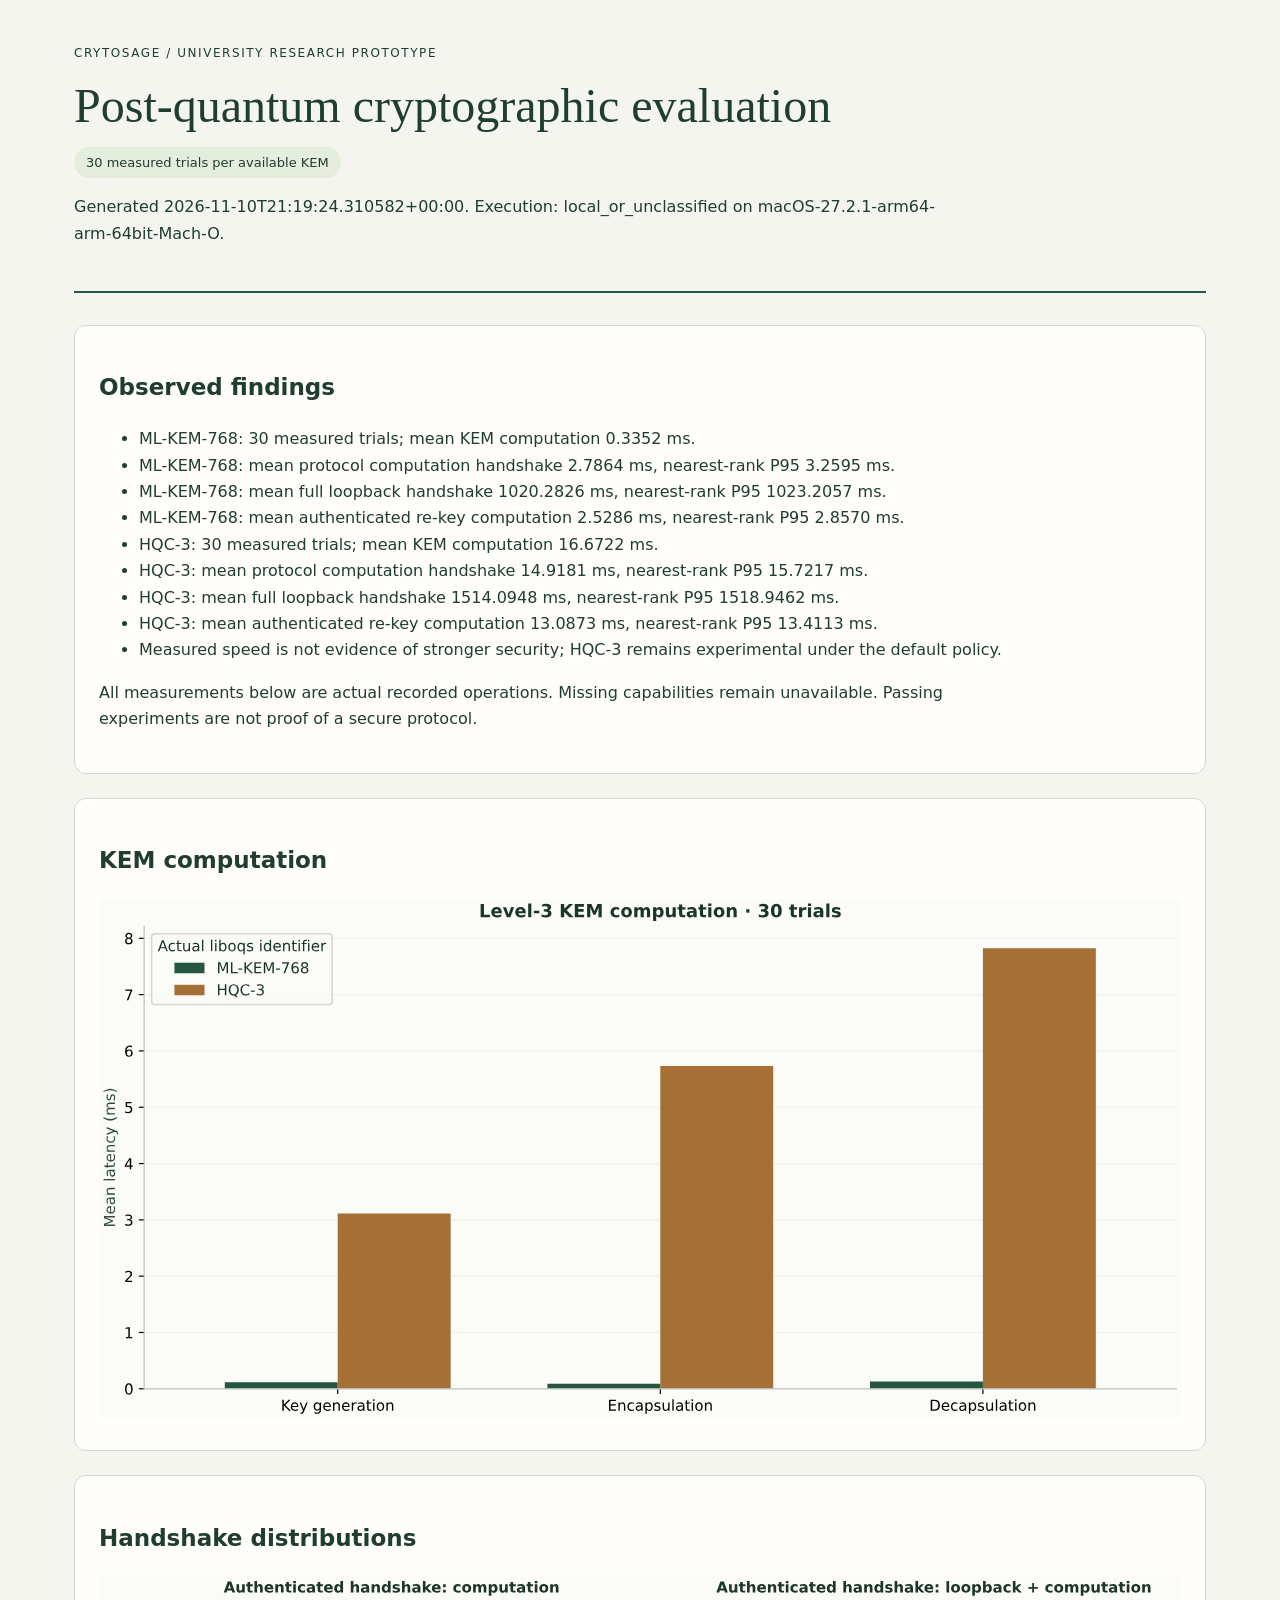
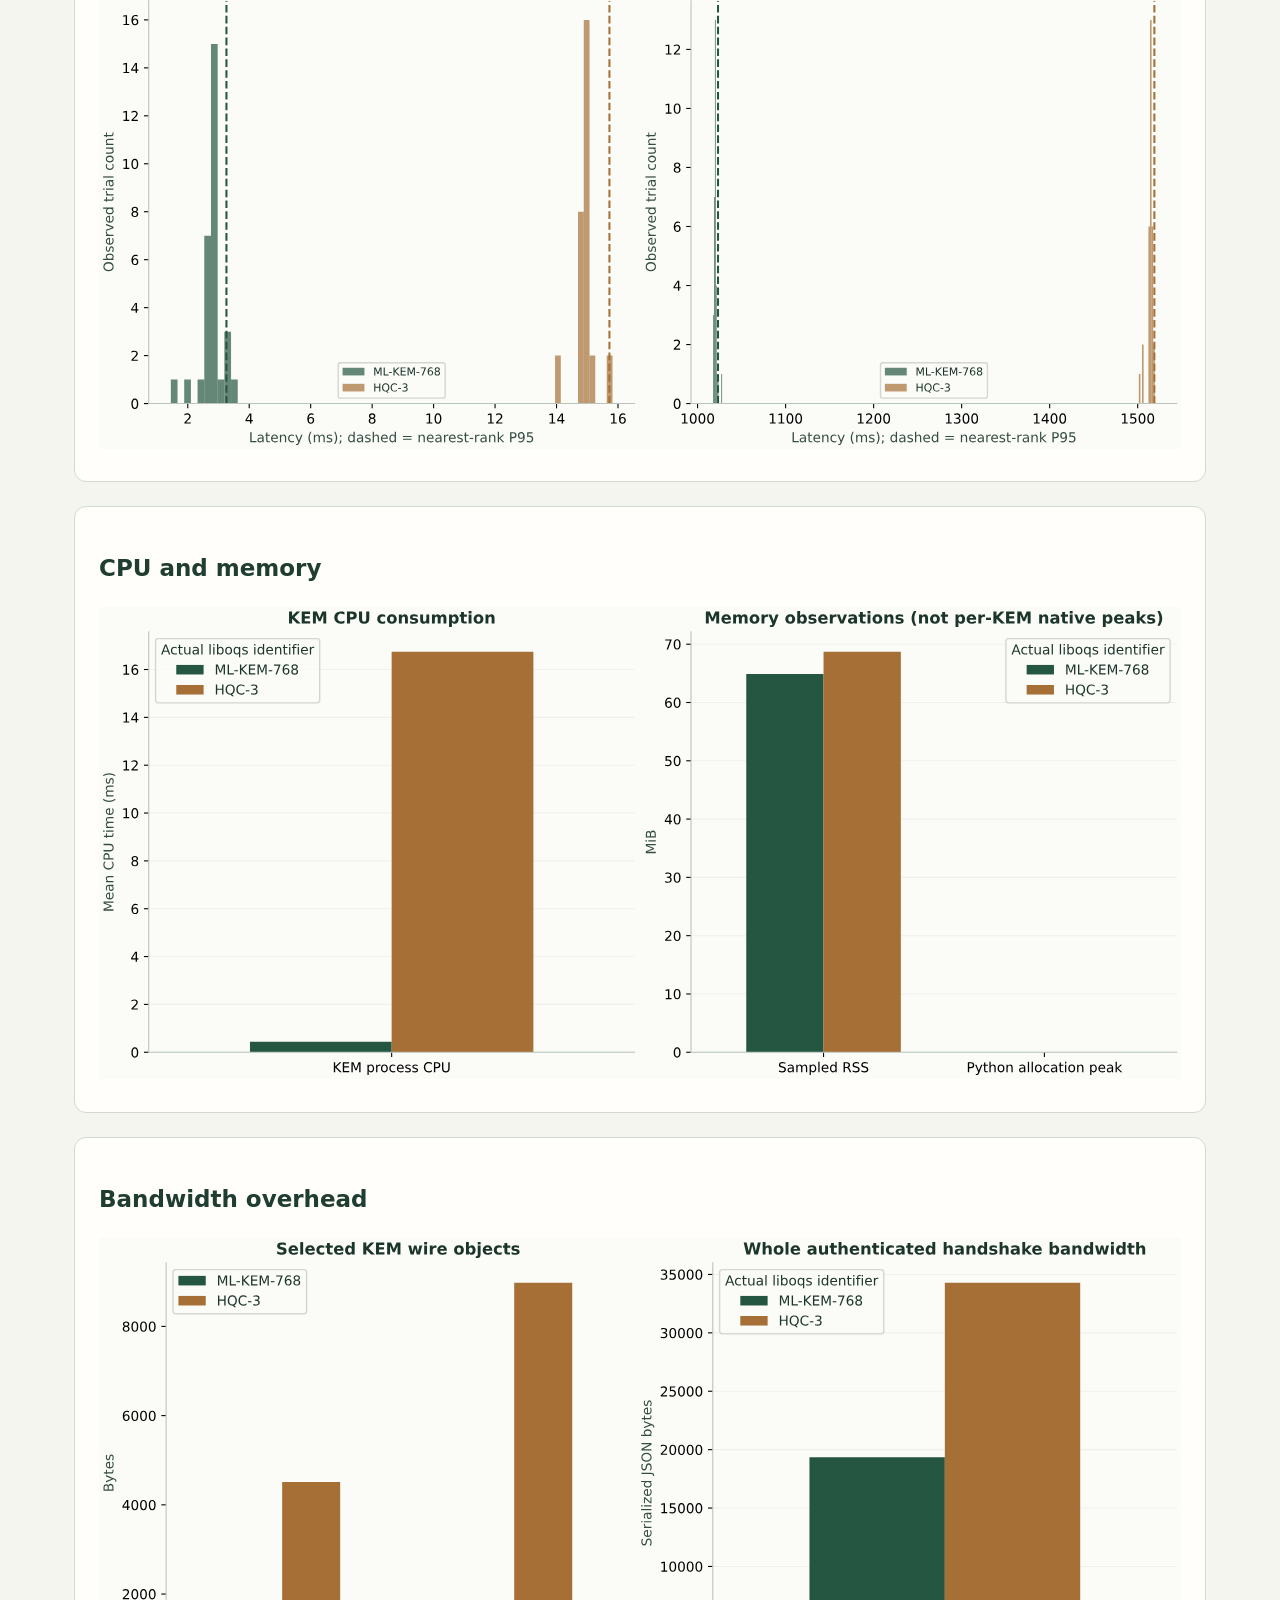
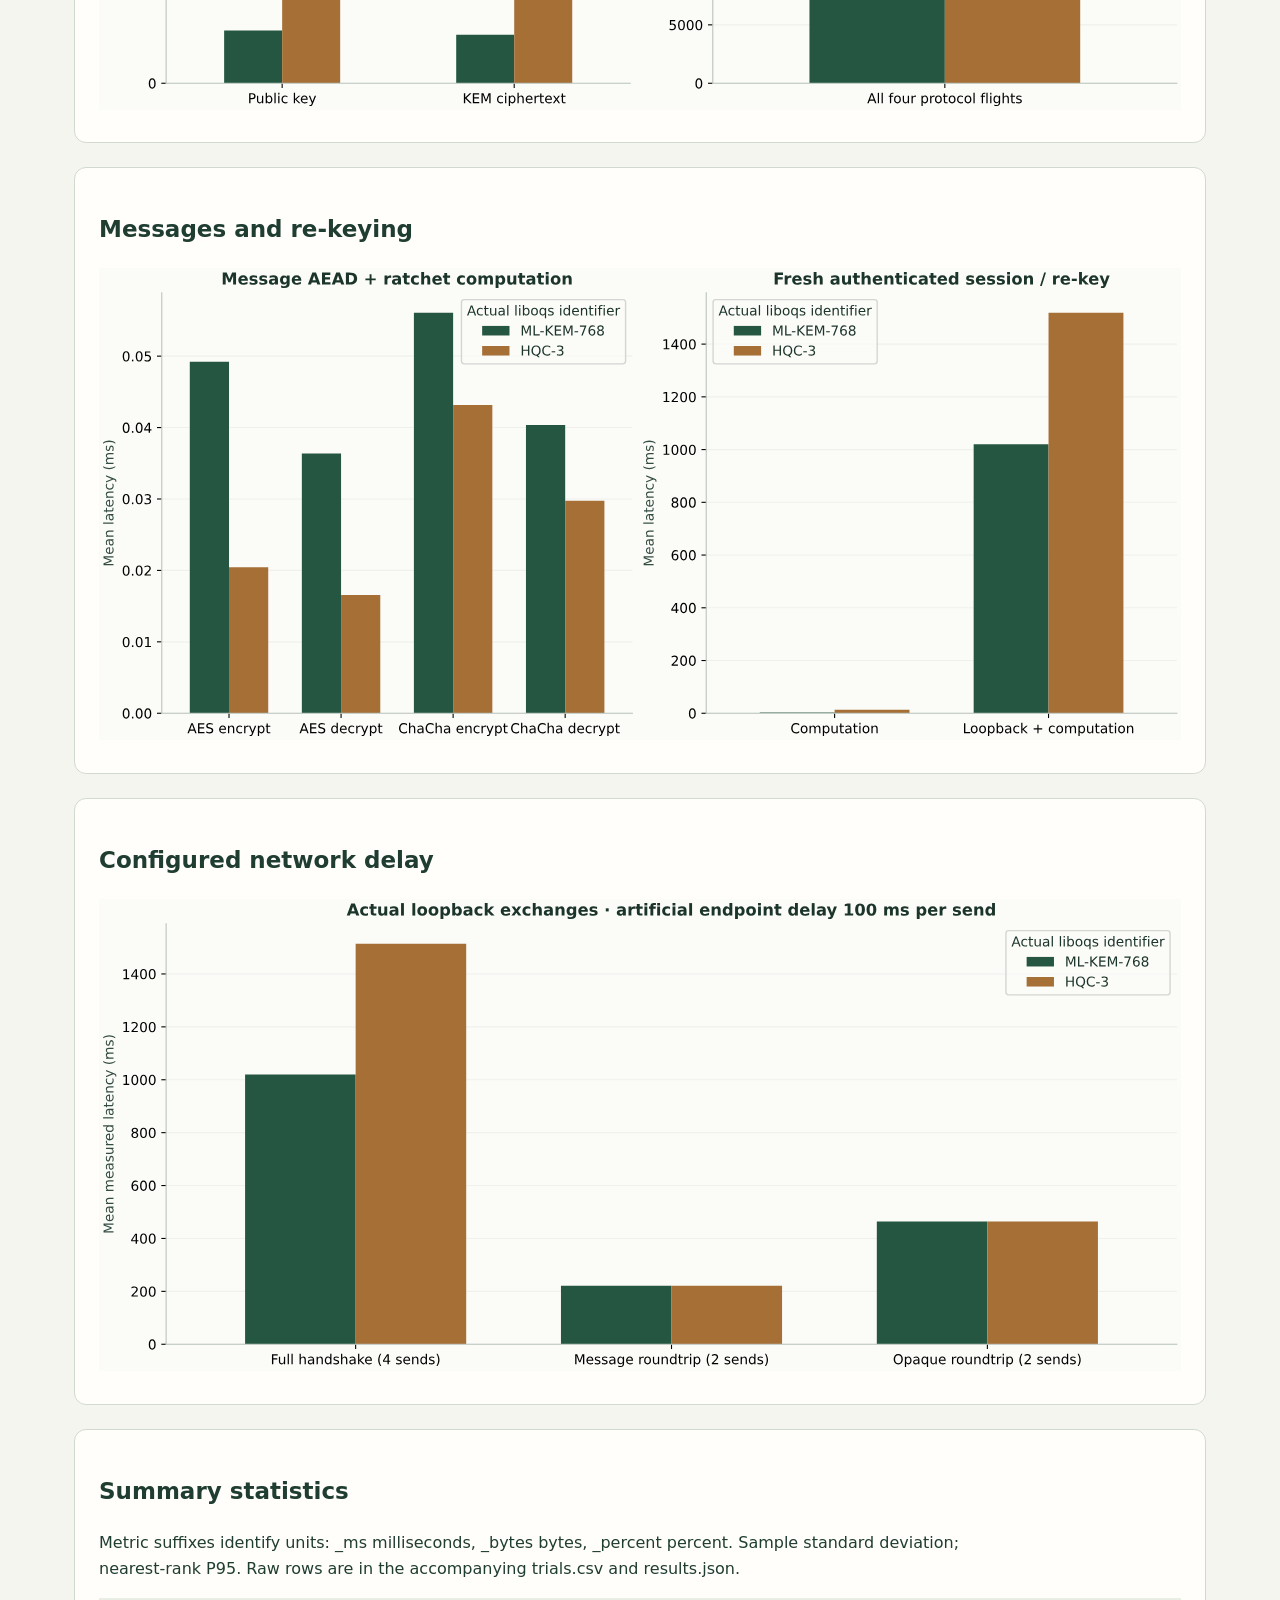
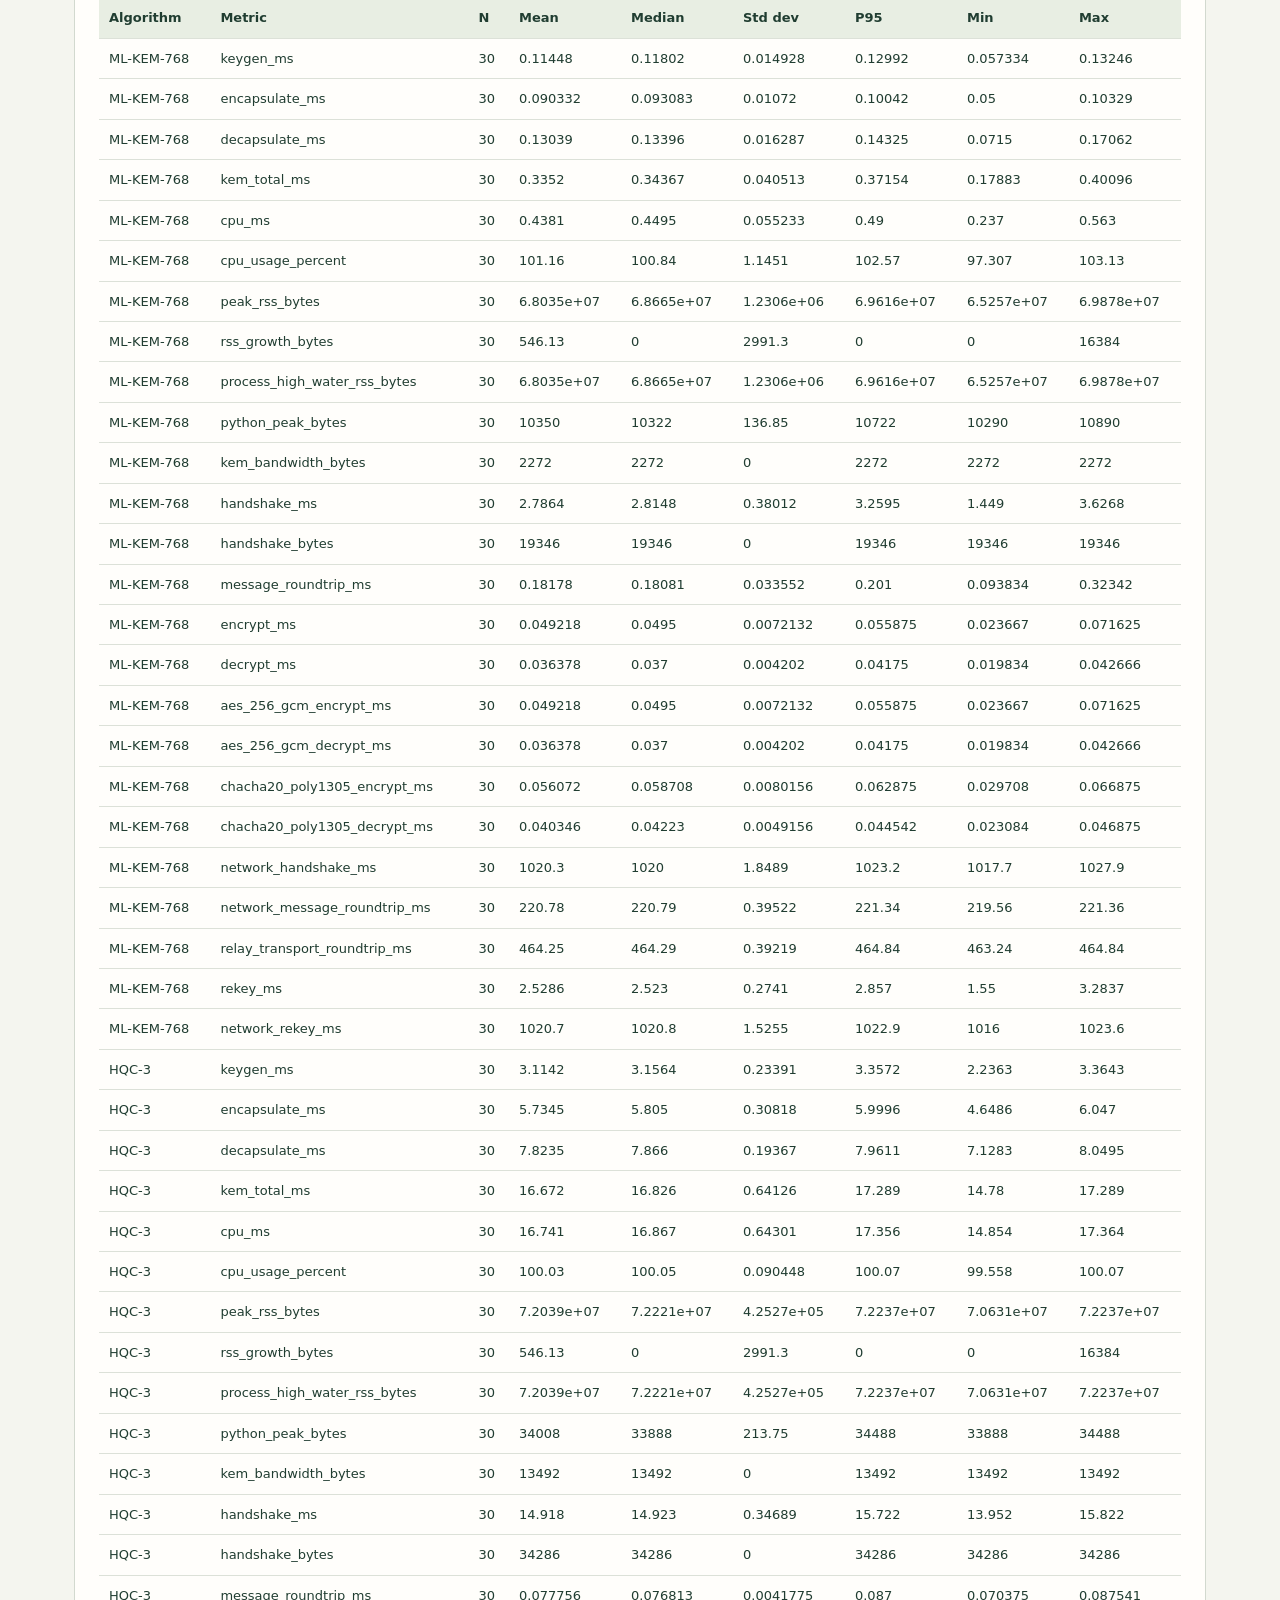
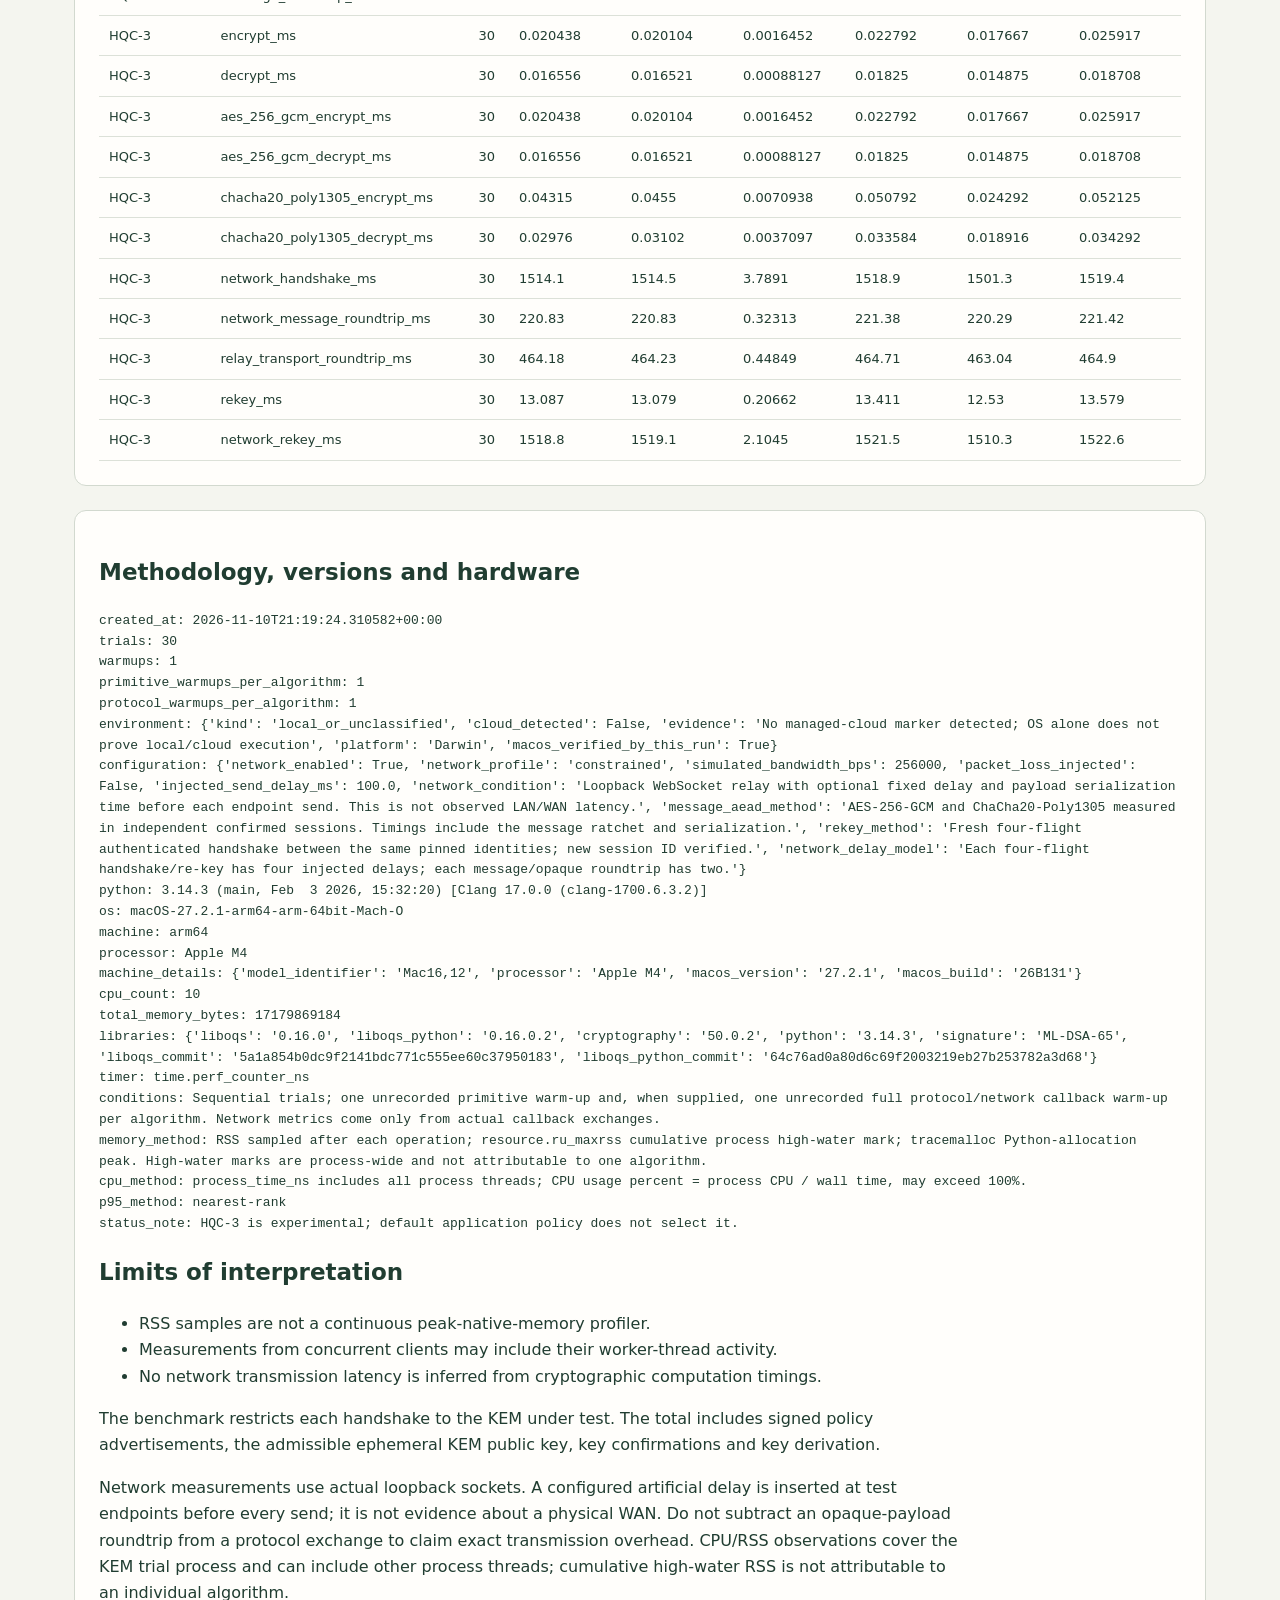
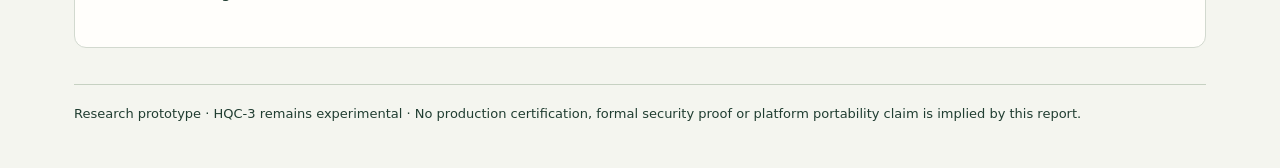
<file: reports/final/constrained/report.html>
<!doctype html><html lang="en"><head><meta charset="utf-8"><meta name="viewport" content="width=device-width,initial-scale=1">
<title>Crytosage · Cryptographic research report</title><style>
:root{color-scheme:light}*{box-sizing:border-box}body{margin:0;background:#f4f5ef;color:#203d31;font:16px/1.65 system-ui,sans-serif}main{max-width:1180px;margin:auto;padding:44px 24px}header{border-bottom:2px solid #245641;padding-bottom:28px;margin-bottom:32px}.eyebrow{letter-spacing:.13em;text-transform:uppercase;font-size:12px}h1{font:normal clamp(30px,5vw,48px)/1.15 Georgia,serif;max-width:850px;margin:14px 0}h2{font-size:23px}section{background:#fffefb;padding:24px;margin:24px 0;border:1px solid #d2d9cf;border-radius:12px}p{max-width:85ch}.chart svg{width:100%;height:auto}.chart{overflow:hidden}table{width:100%;border-collapse:collapse;font-size:13px}th,td{text-align:left;padding:9px 10px;border-bottom:1px solid #dce1d8}th{background:#e8eee3;position:sticky;top:0}pre{white-space:pre-wrap;overflow-wrap:anywhere;font:13px/1.6 ui-monospace,monospace}.scroll{overflow:auto}.badge{display:inline-block;padding:5px 12px;background:#e5eddc;border-radius:20px;font-size:13px}footer{border-top:1px solid #c6d1c2;margin-top:36px;padding-top:18px;font-size:13px}@media print{body{background:white}main{padding:0}section{break-inside:avoid}.scroll{overflow:visible}h1{font-size:34px}table{font-size:9px}th,td{padding:3px}.chart svg{max-height:420px}}
</style></head><body><main><header><div class="eyebrow">Crytosage / University research prototype</div><h1>Post-quantum cryptographic evaluation</h1><span class='badge'>30 measured trials per available KEM</span><p>Generated 2026-11-10T21:19:24.310582+00:00. Execution: local_or_unclassified on macOS-27.2.1-arm64-arm-64bit-Mach-O.</p></header><section><h2>Observed findings</h2><ul><li>ML-KEM-768: 30 measured trials; mean KEM computation 0.3352 ms.</li><li>ML-KEM-768: mean protocol computation handshake 2.7864 ms, nearest-rank P95 3.2595 ms.</li><li>ML-KEM-768: mean full loopback handshake 1020.2826 ms, nearest-rank P95 1023.2057 ms.</li><li>ML-KEM-768: mean authenticated re-key computation 2.5286 ms, nearest-rank P95 2.8570 ms.</li><li>HQC-3: 30 measured trials; mean KEM computation 16.6722 ms.</li><li>HQC-3: mean protocol computation handshake 14.9181 ms, nearest-rank P95 15.7217 ms.</li><li>HQC-3: mean full loopback handshake 1514.0948 ms, nearest-rank P95 1518.9462 ms.</li><li>HQC-3: mean authenticated re-key computation 13.0873 ms, nearest-rank P95 13.4113 ms.</li><li>Measured speed is not evidence of stronger security; HQC-3 remains experimental under the default policy.</li></ul><p>All measurements below are actual recorded operations. Missing capabilities remain unavailable. Passing experiments are not proof of a secure protocol.</p></section><section><h2>KEM computation</h2><div class="chart"><svg xmlns:xlink="http://www.w3.org/1999/xlink" width="720pt" height="345.6pt" viewBox="0 0 720 345.6" xmlns="http://www.w3.org/2000/svg" version="1.1">
 <metadata>
  <rdf:RDF xmlns:dc="http://purl.org/dc/elements/1.1/" xmlns:cc="http://creativecommons.org/ns#" xmlns:rdf="http://www.w3.org/1999/02/22-rdf-syntax-ns#">
   <cc:Work>
    <dc:type rdf:resource="http://purl.org/dc/dcmitype/StillImage"/>
    <dc:date>2026-11-11T02:52:56.493156</dc:date>
    <dc:format>image/svg+xml</dc:format>
    <dc:creator>
     <cc:Agent>
      <dc:title>Matplotlib v3.10.7, https://matplotlib.org/</dc:title>
     </cc:Agent>
    </dc:creator>
   </cc:Work>
  </rdf:RDF>
 </metadata>
 <defs>
  <style type="text/css">*{stroke-linejoin: round; stroke-linecap: butt}</style>
 </defs>
 <g id="figure_1">
  <g id="patch_1">
   <path d="M 0 345.6
L 720 345.6
L 720 0
L 0 0
z
" style="fill: #fbfbf8"/>
  </g>
  <g id="axes_1">
   <g id="patch_2">
    <path d="M 30.040865 325.921635
L 716.99976 325.921635
L 716.99976 18.118365
L 30.040865 18.118365
z
" style="fill: #fbfbf8"/>
   </g>
   <g id="matplotlib.axis_1">
    <g id="xtick_1">
     <g id="line2d_1">
      <defs>
       <path id="m21cfdc9e40" d="M 0 0
L 0 3.5
" style="stroke: #000000; stroke-width: 0.8"/>
      </defs>
      <g>
       <use xlink:href="#m21cfdc9e40" x="158.845658" y="325.921635" style="stroke: #000000; stroke-width: 0.8"/>
      </g>
     </g>
     <g id="text_1">
      <!-- Key generation -->
      <g transform="translate(120.998783 340.520072) scale(0.1 -0.1)">
       <defs>
        <path id="DejaVuSans-4b" d="M 628 4666
L 1259 4666
L 1259 2694
L 3353 4666
L 4166 4666
L 1850 2491
L 4331 0
L 3500 0
L 1259 2247
L 1259 0
L 628 0
L 628 4666
z
" transform="scale(0.015625)"/>
        <path id="DejaVuSans-65" d="M 3597 1894
L 3597 1613
L 953 1613
Q 991 1019 1311 708
Q 1631 397 2203 397
Q 2534 397 2845 478
Q 3156 559 3463 722
L 3463 178
Q 3153 47 2828 -22
Q 2503 -91 2169 -91
Q 1331 -91 842 396
Q 353 884 353 1716
Q 353 2575 817 3079
Q 1281 3584 2069 3584
Q 2775 3584 3186 3129
Q 3597 2675 3597 1894
z
M 3022 2063
Q 3016 2534 2758 2815
Q 2500 3097 2075 3097
Q 1594 3097 1305 2825
Q 1016 2553 972 2059
L 3022 2063
z
" transform="scale(0.015625)"/>
        <path id="DejaVuSans-79" d="M 2059 -325
Q 1816 -950 1584 -1140
Q 1353 -1331 966 -1331
L 506 -1331
L 506 -850
L 844 -850
Q 1081 -850 1212 -737
Q 1344 -625 1503 -206
L 1606 56
L 191 3500
L 800 3500
L 1894 763
L 2988 3500
L 3597 3500
L 2059 -325
z
" transform="scale(0.015625)"/>
        <path id="DejaVuSans-20" transform="scale(0.015625)"/>
        <path id="DejaVuSans-67" d="M 2906 1791
Q 2906 2416 2648 2759
Q 2391 3103 1925 3103
Q 1463 3103 1205 2759
Q 947 2416 947 1791
Q 947 1169 1205 825
Q 1463 481 1925 481
Q 2391 481 2648 825
Q 2906 1169 2906 1791
z
M 3481 434
Q 3481 -459 3084 -895
Q 2688 -1331 1869 -1331
Q 1566 -1331 1297 -1286
Q 1028 -1241 775 -1147
L 775 -588
Q 1028 -725 1275 -790
Q 1522 -856 1778 -856
Q 2344 -856 2625 -561
Q 2906 -266 2906 331
L 2906 616
Q 2728 306 2450 153
Q 2172 0 1784 0
Q 1141 0 747 490
Q 353 981 353 1791
Q 353 2603 747 3093
Q 1141 3584 1784 3584
Q 2172 3584 2450 3431
Q 2728 3278 2906 2969
L 2906 3500
L 3481 3500
L 3481 434
z
" transform="scale(0.015625)"/>
        <path id="DejaVuSans-6e" d="M 3513 2113
L 3513 0
L 2938 0
L 2938 2094
Q 2938 2591 2744 2837
Q 2550 3084 2163 3084
Q 1697 3084 1428 2787
Q 1159 2491 1159 1978
L 1159 0
L 581 0
L 581 3500
L 1159 3500
L 1159 2956
Q 1366 3272 1645 3428
Q 1925 3584 2291 3584
Q 2894 3584 3203 3211
Q 3513 2838 3513 2113
z
" transform="scale(0.015625)"/>
        <path id="DejaVuSans-72" d="M 2631 2963
Q 2534 3019 2420 3045
Q 2306 3072 2169 3072
Q 1681 3072 1420 2755
Q 1159 2438 1159 1844
L 1159 0
L 581 0
L 581 3500
L 1159 3500
L 1159 2956
Q 1341 3275 1631 3429
Q 1922 3584 2338 3584
Q 2397 3584 2469 3576
Q 2541 3569 2628 3553
L 2631 2963
z
" transform="scale(0.015625)"/>
        <path id="DejaVuSans-61" d="M 2194 1759
Q 1497 1759 1228 1600
Q 959 1441 959 1056
Q 959 750 1161 570
Q 1363 391 1709 391
Q 2188 391 2477 730
Q 2766 1069 2766 1631
L 2766 1759
L 2194 1759
z
M 3341 1997
L 3341 0
L 2766 0
L 2766 531
Q 2569 213 2275 61
Q 1981 -91 1556 -91
Q 1019 -91 701 211
Q 384 513 384 1019
Q 384 1609 779 1909
Q 1175 2209 1959 2209
L 2766 2209
L 2766 2266
Q 2766 2663 2505 2880
Q 2244 3097 1772 3097
Q 1472 3097 1187 3025
Q 903 2953 641 2809
L 641 3341
Q 956 3463 1253 3523
Q 1550 3584 1831 3584
Q 2591 3584 2966 3190
Q 3341 2797 3341 1997
z
" transform="scale(0.015625)"/>
        <path id="DejaVuSans-74" d="M 1172 4494
L 1172 3500
L 2356 3500
L 2356 3053
L 1172 3053
L 1172 1153
Q 1172 725 1289 603
Q 1406 481 1766 481
L 2356 481
L 2356 0
L 1766 0
Q 1100 0 847 248
Q 594 497 594 1153
L 594 3053
L 172 3053
L 172 3500
L 594 3500
L 594 4494
L 1172 4494
z
" transform="scale(0.015625)"/>
        <path id="DejaVuSans-69" d="M 603 3500
L 1178 3500
L 1178 0
L 603 0
L 603 3500
z
M 603 4863
L 1178 4863
L 1178 4134
L 603 4134
L 603 4863
z
" transform="scale(0.015625)"/>
        <path id="DejaVuSans-6f" d="M 1959 3097
Q 1497 3097 1228 2736
Q 959 2375 959 1747
Q 959 1119 1226 758
Q 1494 397 1959 397
Q 2419 397 2687 759
Q 2956 1122 2956 1747
Q 2956 2369 2687 2733
Q 2419 3097 1959 3097
z
M 1959 3584
Q 2709 3584 3137 3096
Q 3566 2609 3566 1747
Q 3566 888 3137 398
Q 2709 -91 1959 -91
Q 1206 -91 779 398
Q 353 888 353 1747
Q 353 2609 779 3096
Q 1206 3584 1959 3584
z
" transform="scale(0.015625)"/>
       </defs>
       <use xlink:href="#DejaVuSans-4b"/>
       <use xlink:href="#DejaVuSans-65" transform="translate(60.576172 0)"/>
       <use xlink:href="#DejaVuSans-79" transform="translate(122.099609 0)"/>
       <use xlink:href="#DejaVuSans-20" transform="translate(181.279297 0)"/>
       <use xlink:href="#DejaVuSans-67" transform="translate(213.066406 0)"/>
       <use xlink:href="#DejaVuSans-65" transform="translate(276.542969 0)"/>
       <use xlink:href="#DejaVuSans-6e" transform="translate(338.066406 0)"/>
       <use xlink:href="#DejaVuSans-65" transform="translate(401.445312 0)"/>
       <use xlink:href="#DejaVuSans-72" transform="translate(462.96875 0)"/>
       <use xlink:href="#DejaVuSans-61" transform="translate(504.082031 0)"/>
       <use xlink:href="#DejaVuSans-74" transform="translate(565.361328 0)"/>
       <use xlink:href="#DejaVuSans-69" transform="translate(604.570312 0)"/>
       <use xlink:href="#DejaVuSans-6f" transform="translate(632.353516 0)"/>
       <use xlink:href="#DejaVuSans-6e" transform="translate(693.535156 0)"/>
      </g>
     </g>
    </g>
    <g id="xtick_2">
     <g id="line2d_2">
      <g>
       <use xlink:href="#m21cfdc9e40" x="373.520312" y="325.921635" style="stroke: #000000; stroke-width: 0.8"/>
      </g>
     </g>
     <g id="text_2">
      <!-- Encapsulation -->
      <g transform="translate(338.400781 340.520072) scale(0.1 -0.1)">
       <defs>
        <path id="DejaVuSans-45" d="M 628 4666
L 3578 4666
L 3578 4134
L 1259 4134
L 1259 2753
L 3481 2753
L 3481 2222
L 1259 2222
L 1259 531
L 3634 531
L 3634 0
L 628 0
L 628 4666
z
" transform="scale(0.015625)"/>
        <path id="DejaVuSans-63" d="M 3122 3366
L 3122 2828
Q 2878 2963 2633 3030
Q 2388 3097 2138 3097
Q 1578 3097 1268 2742
Q 959 2388 959 1747
Q 959 1106 1268 751
Q 1578 397 2138 397
Q 2388 397 2633 464
Q 2878 531 3122 666
L 3122 134
Q 2881 22 2623 -34
Q 2366 -91 2075 -91
Q 1284 -91 818 406
Q 353 903 353 1747
Q 353 2603 823 3093
Q 1294 3584 2113 3584
Q 2378 3584 2631 3529
Q 2884 3475 3122 3366
z
" transform="scale(0.015625)"/>
        <path id="DejaVuSans-70" d="M 1159 525
L 1159 -1331
L 581 -1331
L 581 3500
L 1159 3500
L 1159 2969
Q 1341 3281 1617 3432
Q 1894 3584 2278 3584
Q 2916 3584 3314 3078
Q 3713 2572 3713 1747
Q 3713 922 3314 415
Q 2916 -91 2278 -91
Q 1894 -91 1617 61
Q 1341 213 1159 525
z
M 3116 1747
Q 3116 2381 2855 2742
Q 2594 3103 2138 3103
Q 1681 3103 1420 2742
Q 1159 2381 1159 1747
Q 1159 1113 1420 752
Q 1681 391 2138 391
Q 2594 391 2855 752
Q 3116 1113 3116 1747
z
" transform="scale(0.015625)"/>
        <path id="DejaVuSans-73" d="M 2834 3397
L 2834 2853
Q 2591 2978 2328 3040
Q 2066 3103 1784 3103
Q 1356 3103 1142 2972
Q 928 2841 928 2578
Q 928 2378 1081 2264
Q 1234 2150 1697 2047
L 1894 2003
Q 2506 1872 2764 1633
Q 3022 1394 3022 966
Q 3022 478 2636 193
Q 2250 -91 1575 -91
Q 1294 -91 989 -36
Q 684 19 347 128
L 347 722
Q 666 556 975 473
Q 1284 391 1588 391
Q 1994 391 2212 530
Q 2431 669 2431 922
Q 2431 1156 2273 1281
Q 2116 1406 1581 1522
L 1381 1569
Q 847 1681 609 1914
Q 372 2147 372 2553
Q 372 3047 722 3315
Q 1072 3584 1716 3584
Q 2034 3584 2315 3537
Q 2597 3491 2834 3397
z
" transform="scale(0.015625)"/>
        <path id="DejaVuSans-75" d="M 544 1381
L 544 3500
L 1119 3500
L 1119 1403
Q 1119 906 1312 657
Q 1506 409 1894 409
Q 2359 409 2629 706
Q 2900 1003 2900 1516
L 2900 3500
L 3475 3500
L 3475 0
L 2900 0
L 2900 538
Q 2691 219 2414 64
Q 2138 -91 1772 -91
Q 1169 -91 856 284
Q 544 659 544 1381
z
M 1991 3584
L 1991 3584
z
" transform="scale(0.015625)"/>
        <path id="DejaVuSans-6c" d="M 603 4863
L 1178 4863
L 1178 0
L 603 0
L 603 4863
z
" transform="scale(0.015625)"/>
       </defs>
       <use xlink:href="#DejaVuSans-45"/>
       <use xlink:href="#DejaVuSans-6e" transform="translate(63.183594 0)"/>
       <use xlink:href="#DejaVuSans-63" transform="translate(126.5625 0)"/>
       <use xlink:href="#DejaVuSans-61" transform="translate(181.542969 0)"/>
       <use xlink:href="#DejaVuSans-70" transform="translate(242.822266 0)"/>
       <use xlink:href="#DejaVuSans-73" transform="translate(306.298828 0)"/>
       <use xlink:href="#DejaVuSans-75" transform="translate(358.398438 0)"/>
       <use xlink:href="#DejaVuSans-6c" transform="translate(421.777344 0)"/>
       <use xlink:href="#DejaVuSans-61" transform="translate(449.560547 0)"/>
       <use xlink:href="#DejaVuSans-74" transform="translate(510.839844 0)"/>
       <use xlink:href="#DejaVuSans-69" transform="translate(550.048828 0)"/>
       <use xlink:href="#DejaVuSans-6f" transform="translate(577.832031 0)"/>
       <use xlink:href="#DejaVuSans-6e" transform="translate(639.013672 0)"/>
      </g>
     </g>
    </g>
    <g id="xtick_3">
     <g id="line2d_3">
      <g>
       <use xlink:href="#m21cfdc9e40" x="588.194967" y="325.921635" style="stroke: #000000; stroke-width: 0.8"/>
      </g>
     </g>
     <g id="text_3">
      <!-- Decapsulation -->
      <g transform="translate(552.476998 340.520072) scale(0.1 -0.1)">
       <defs>
        <path id="DejaVuSans-44" d="M 1259 4147
L 1259 519
L 2022 519
Q 2988 519 3436 956
Q 3884 1394 3884 2338
Q 3884 3275 3436 3711
Q 2988 4147 2022 4147
L 1259 4147
z
M 628 4666
L 1925 4666
Q 3281 4666 3915 4102
Q 4550 3538 4550 2338
Q 4550 1131 3912 565
Q 3275 0 1925 0
L 628 0
L 628 4666
z
" transform="scale(0.015625)"/>
       </defs>
       <use xlink:href="#DejaVuSans-44"/>
       <use xlink:href="#DejaVuSans-65" transform="translate(77.001953 0)"/>
       <use xlink:href="#DejaVuSans-63" transform="translate(138.525391 0)"/>
       <use xlink:href="#DejaVuSans-61" transform="translate(193.505859 0)"/>
       <use xlink:href="#DejaVuSans-70" transform="translate(254.785156 0)"/>
       <use xlink:href="#DejaVuSans-73" transform="translate(318.261719 0)"/>
       <use xlink:href="#DejaVuSans-75" transform="translate(370.361328 0)"/>
       <use xlink:href="#DejaVuSans-6c" transform="translate(433.740234 0)"/>
       <use xlink:href="#DejaVuSans-61" transform="translate(461.523438 0)"/>
       <use xlink:href="#DejaVuSans-74" transform="translate(522.802734 0)"/>
       <use xlink:href="#DejaVuSans-69" transform="translate(562.011719 0)"/>
       <use xlink:href="#DejaVuSans-6f" transform="translate(589.794922 0)"/>
       <use xlink:href="#DejaVuSans-6e" transform="translate(650.976562 0)"/>
      </g>
     </g>
    </g>
   </g>
   <g id="matplotlib.axis_2">
    <g id="ytick_1">
     <g id="line2d_4">
      <path d="M 30.040865 325.921635
L 716.99976 325.921635
" clip-path="url(#pb278db8e0f)" style="fill: none; stroke: #b0b0b0; stroke-opacity: 0.15; stroke-width: 0.8; stroke-linecap: square"/>
     </g>
     <g id="line2d_5">
      <defs>
       <path id="m6ab3dcb1dc" d="M 0 0
L -3.5 0
" style="stroke: #000000; stroke-width: 0.8"/>
      </defs>
      <g>
       <use xlink:href="#m6ab3dcb1dc" x="30.040865" y="325.921635" style="stroke: #000000; stroke-width: 0.8"/>
      </g>
     </g>
     <g id="text_4">
      <!-- 0 -->
      <g transform="translate(16.678365 329.720854) scale(0.1 -0.1)">
       <defs>
        <path id="DejaVuSans-30" d="M 2034 4250
Q 1547 4250 1301 3770
Q 1056 3291 1056 2328
Q 1056 1369 1301 889
Q 1547 409 2034 409
Q 2525 409 2770 889
Q 3016 1369 3016 2328
Q 3016 3291 2770 3770
Q 2525 4250 2034 4250
z
M 2034 4750
Q 2819 4750 3233 4129
Q 3647 3509 3647 2328
Q 3647 1150 3233 529
Q 2819 -91 2034 -91
Q 1250 -91 836 529
Q 422 1150 422 2328
Q 422 3509 836 4129
Q 1250 4750 2034 4750
z
" transform="scale(0.015625)"/>
       </defs>
       <use xlink:href="#DejaVuSans-30"/>
      </g>
     </g>
    </g>
    <g id="ytick_2">
     <g id="line2d_6">
      <path d="M 30.040865 288.451928
L 716.99976 288.451928
" clip-path="url(#pb278db8e0f)" style="fill: none; stroke: #b0b0b0; stroke-opacity: 0.15; stroke-width: 0.8; stroke-linecap: square"/>
     </g>
     <g id="line2d_7">
      <g>
       <use xlink:href="#m6ab3dcb1dc" x="30.040865" y="288.451928" style="stroke: #000000; stroke-width: 0.8"/>
      </g>
     </g>
     <g id="text_5">
      <!-- 1 -->
      <g transform="translate(16.678365 292.251147) scale(0.1 -0.1)">
       <defs>
        <path id="DejaVuSans-31" d="M 794 531
L 1825 531
L 1825 4091
L 703 3866
L 703 4441
L 1819 4666
L 2450 4666
L 2450 531
L 3481 531
L 3481 0
L 794 0
L 794 531
z
" transform="scale(0.015625)"/>
       </defs>
       <use xlink:href="#DejaVuSans-31"/>
      </g>
     </g>
    </g>
    <g id="ytick_3">
     <g id="line2d_8">
      <path d="M 30.040865 250.982221
L 716.99976 250.982221
" clip-path="url(#pb278db8e0f)" style="fill: none; stroke: #b0b0b0; stroke-opacity: 0.15; stroke-width: 0.8; stroke-linecap: square"/>
     </g>
     <g id="line2d_9">
      <g>
       <use xlink:href="#m6ab3dcb1dc" x="30.040865" y="250.982221" style="stroke: #000000; stroke-width: 0.8"/>
      </g>
     </g>
     <g id="text_6">
      <!-- 2 -->
      <g transform="translate(16.678365 254.78144) scale(0.1 -0.1)">
       <defs>
        <path id="DejaVuSans-32" d="M 1228 531
L 3431 531
L 3431 0
L 469 0
L 469 531
Q 828 903 1448 1529
Q 2069 2156 2228 2338
Q 2531 2678 2651 2914
Q 2772 3150 2772 3378
Q 2772 3750 2511 3984
Q 2250 4219 1831 4219
Q 1534 4219 1204 4116
Q 875 4013 500 3803
L 500 4441
Q 881 4594 1212 4672
Q 1544 4750 1819 4750
Q 2544 4750 2975 4387
Q 3406 4025 3406 3419
Q 3406 3131 3298 2873
Q 3191 2616 2906 2266
Q 2828 2175 2409 1742
Q 1991 1309 1228 531
z
" transform="scale(0.015625)"/>
       </defs>
       <use xlink:href="#DejaVuSans-32"/>
      </g>
     </g>
    </g>
    <g id="ytick_4">
     <g id="line2d_10">
      <path d="M 30.040865 213.512514
L 716.99976 213.512514
" clip-path="url(#pb278db8e0f)" style="fill: none; stroke: #b0b0b0; stroke-opacity: 0.15; stroke-width: 0.8; stroke-linecap: square"/>
     </g>
     <g id="line2d_11">
      <g>
       <use xlink:href="#m6ab3dcb1dc" x="30.040865" y="213.512514" style="stroke: #000000; stroke-width: 0.8"/>
      </g>
     </g>
     <g id="text_7">
      <!-- 3 -->
      <g transform="translate(16.678365 217.311733) scale(0.1 -0.1)">
       <defs>
        <path id="DejaVuSans-33" d="M 2597 2516
Q 3050 2419 3304 2112
Q 3559 1806 3559 1356
Q 3559 666 3084 287
Q 2609 -91 1734 -91
Q 1441 -91 1130 -33
Q 819 25 488 141
L 488 750
Q 750 597 1062 519
Q 1375 441 1716 441
Q 2309 441 2620 675
Q 2931 909 2931 1356
Q 2931 1769 2642 2001
Q 2353 2234 1838 2234
L 1294 2234
L 1294 2753
L 1863 2753
Q 2328 2753 2575 2939
Q 2822 3125 2822 3475
Q 2822 3834 2567 4026
Q 2313 4219 1838 4219
Q 1578 4219 1281 4162
Q 984 4106 628 3988
L 628 4550
Q 988 4650 1302 4700
Q 1616 4750 1894 4750
Q 2613 4750 3031 4423
Q 3450 4097 3450 3541
Q 3450 3153 3228 2886
Q 3006 2619 2597 2516
z
" transform="scale(0.015625)"/>
       </defs>
       <use xlink:href="#DejaVuSans-33"/>
      </g>
     </g>
    </g>
    <g id="ytick_5">
     <g id="line2d_12">
      <path d="M 30.040865 176.042807
L 716.99976 176.042807
" clip-path="url(#pb278db8e0f)" style="fill: none; stroke: #b0b0b0; stroke-opacity: 0.15; stroke-width: 0.8; stroke-linecap: square"/>
     </g>
     <g id="line2d_13">
      <g>
       <use xlink:href="#m6ab3dcb1dc" x="30.040865" y="176.042807" style="stroke: #000000; stroke-width: 0.8"/>
      </g>
     </g>
     <g id="text_8">
      <!-- 4 -->
      <g transform="translate(16.678365 179.842026) scale(0.1 -0.1)">
       <defs>
        <path id="DejaVuSans-34" d="M 2419 4116
L 825 1625
L 2419 1625
L 2419 4116
z
M 2253 4666
L 3047 4666
L 3047 1625
L 3713 1625
L 3713 1100
L 3047 1100
L 3047 0
L 2419 0
L 2419 1100
L 313 1100
L 313 1709
L 2253 4666
z
" transform="scale(0.015625)"/>
       </defs>
       <use xlink:href="#DejaVuSans-34"/>
      </g>
     </g>
    </g>
    <g id="ytick_6">
     <g id="line2d_14">
      <path d="M 30.040865 138.5731
L 716.99976 138.5731
" clip-path="url(#pb278db8e0f)" style="fill: none; stroke: #b0b0b0; stroke-opacity: 0.15; stroke-width: 0.8; stroke-linecap: square"/>
     </g>
     <g id="line2d_15">
      <g>
       <use xlink:href="#m6ab3dcb1dc" x="30.040865" y="138.5731" style="stroke: #000000; stroke-width: 0.8"/>
      </g>
     </g>
     <g id="text_9">
      <!-- 5 -->
      <g transform="translate(16.678365 142.372319) scale(0.1 -0.1)">
       <defs>
        <path id="DejaVuSans-35" d="M 691 4666
L 3169 4666
L 3169 4134
L 1269 4134
L 1269 2991
Q 1406 3038 1543 3061
Q 1681 3084 1819 3084
Q 2600 3084 3056 2656
Q 3513 2228 3513 1497
Q 3513 744 3044 326
Q 2575 -91 1722 -91
Q 1428 -91 1123 -41
Q 819 9 494 109
L 494 744
Q 775 591 1075 516
Q 1375 441 1709 441
Q 2250 441 2565 725
Q 2881 1009 2881 1497
Q 2881 1984 2565 2268
Q 2250 2553 1709 2553
Q 1456 2553 1204 2497
Q 953 2441 691 2322
L 691 4666
z
" transform="scale(0.015625)"/>
       </defs>
       <use xlink:href="#DejaVuSans-35"/>
      </g>
     </g>
    </g>
    <g id="ytick_7">
     <g id="line2d_16">
      <path d="M 30.040865 101.103393
L 716.99976 101.103393
" clip-path="url(#pb278db8e0f)" style="fill: none; stroke: #b0b0b0; stroke-opacity: 0.15; stroke-width: 0.8; stroke-linecap: square"/>
     </g>
     <g id="line2d_17">
      <g>
       <use xlink:href="#m6ab3dcb1dc" x="30.040865" y="101.103393" style="stroke: #000000; stroke-width: 0.8"/>
      </g>
     </g>
     <g id="text_10">
      <!-- 6 -->
      <g transform="translate(16.678365 104.902612) scale(0.1 -0.1)">
       <defs>
        <path id="DejaVuSans-36" d="M 2113 2584
Q 1688 2584 1439 2293
Q 1191 2003 1191 1497
Q 1191 994 1439 701
Q 1688 409 2113 409
Q 2538 409 2786 701
Q 3034 994 3034 1497
Q 3034 2003 2786 2293
Q 2538 2584 2113 2584
z
M 3366 4563
L 3366 3988
Q 3128 4100 2886 4159
Q 2644 4219 2406 4219
Q 1781 4219 1451 3797
Q 1122 3375 1075 2522
Q 1259 2794 1537 2939
Q 1816 3084 2150 3084
Q 2853 3084 3261 2657
Q 3669 2231 3669 1497
Q 3669 778 3244 343
Q 2819 -91 2113 -91
Q 1303 -91 875 529
Q 447 1150 447 2328
Q 447 3434 972 4092
Q 1497 4750 2381 4750
Q 2619 4750 2861 4703
Q 3103 4656 3366 4563
z
" transform="scale(0.015625)"/>
       </defs>
       <use xlink:href="#DejaVuSans-36"/>
      </g>
     </g>
    </g>
    <g id="ytick_8">
     <g id="line2d_18">
      <path d="M 30.040865 63.633686
L 716.99976 63.633686
" clip-path="url(#pb278db8e0f)" style="fill: none; stroke: #b0b0b0; stroke-opacity: 0.15; stroke-width: 0.8; stroke-linecap: square"/>
     </g>
     <g id="line2d_19">
      <g>
       <use xlink:href="#m6ab3dcb1dc" x="30.040865" y="63.633686" style="stroke: #000000; stroke-width: 0.8"/>
      </g>
     </g>
     <g id="text_11">
      <!-- 7 -->
      <g transform="translate(16.678365 67.432905) scale(0.1 -0.1)">
       <defs>
        <path id="DejaVuSans-37" d="M 525 4666
L 3525 4666
L 3525 4397
L 1831 0
L 1172 0
L 2766 4134
L 525 4134
L 525 4666
z
" transform="scale(0.015625)"/>
       </defs>
       <use xlink:href="#DejaVuSans-37"/>
      </g>
     </g>
    </g>
    <g id="ytick_9">
     <g id="line2d_20">
      <path d="M 30.040865 26.163979
L 716.99976 26.163979
" clip-path="url(#pb278db8e0f)" style="fill: none; stroke: #b0b0b0; stroke-opacity: 0.15; stroke-width: 0.8; stroke-linecap: square"/>
     </g>
     <g id="line2d_21">
      <g>
       <use xlink:href="#m6ab3dcb1dc" x="30.040865" y="26.163979" style="stroke: #000000; stroke-width: 0.8"/>
      </g>
     </g>
     <g id="text_12">
      <!-- 8 -->
      <g transform="translate(16.678365 29.963198) scale(0.1 -0.1)">
       <defs>
        <path id="DejaVuSans-38" d="M 2034 2216
Q 1584 2216 1326 1975
Q 1069 1734 1069 1313
Q 1069 891 1326 650
Q 1584 409 2034 409
Q 2484 409 2743 651
Q 3003 894 3003 1313
Q 3003 1734 2745 1975
Q 2488 2216 2034 2216
z
M 1403 2484
Q 997 2584 770 2862
Q 544 3141 544 3541
Q 544 4100 942 4425
Q 1341 4750 2034 4750
Q 2731 4750 3128 4425
Q 3525 4100 3525 3541
Q 3525 3141 3298 2862
Q 3072 2584 2669 2484
Q 3125 2378 3379 2068
Q 3634 1759 3634 1313
Q 3634 634 3220 271
Q 2806 -91 2034 -91
Q 1263 -91 848 271
Q 434 634 434 1313
Q 434 1759 690 2068
Q 947 2378 1403 2484
z
M 1172 3481
Q 1172 3119 1398 2916
Q 1625 2713 2034 2713
Q 2441 2713 2670 2916
Q 2900 3119 2900 3481
Q 2900 3844 2670 4047
Q 2441 4250 2034 4250
Q 1625 4250 1398 4047
Q 1172 3844 1172 3481
z
" transform="scale(0.015625)"/>
       </defs>
       <use xlink:href="#DejaVuSans-38"/>
      </g>
     </g>
    </g>
    <g id="text_13">
     <!-- Mean latency (ms) -->
     <g style="fill: #334c42" transform="translate(10.598677 218.565312) rotate(-90) scale(0.1 -0.1)">
      <defs>
       <path id="DejaVuSans-4d" d="M 628 4666
L 1569 4666
L 2759 1491
L 3956 4666
L 4897 4666
L 4897 0
L 4281 0
L 4281 4097
L 3078 897
L 2444 897
L 1241 4097
L 1241 0
L 628 0
L 628 4666
z
" transform="scale(0.015625)"/>
       <path id="DejaVuSans-28" d="M 1984 4856
Q 1566 4138 1362 3434
Q 1159 2731 1159 2009
Q 1159 1288 1364 580
Q 1569 -128 1984 -844
L 1484 -844
Q 1016 -109 783 600
Q 550 1309 550 2009
Q 550 2706 781 3412
Q 1013 4119 1484 4856
L 1984 4856
z
" transform="scale(0.015625)"/>
       <path id="DejaVuSans-6d" d="M 3328 2828
Q 3544 3216 3844 3400
Q 4144 3584 4550 3584
Q 5097 3584 5394 3201
Q 5691 2819 5691 2113
L 5691 0
L 5113 0
L 5113 2094
Q 5113 2597 4934 2840
Q 4756 3084 4391 3084
Q 3944 3084 3684 2787
Q 3425 2491 3425 1978
L 3425 0
L 2847 0
L 2847 2094
Q 2847 2600 2669 2842
Q 2491 3084 2119 3084
Q 1678 3084 1418 2786
Q 1159 2488 1159 1978
L 1159 0
L 581 0
L 581 3500
L 1159 3500
L 1159 2956
Q 1356 3278 1631 3431
Q 1906 3584 2284 3584
Q 2666 3584 2933 3390
Q 3200 3197 3328 2828
z
" transform="scale(0.015625)"/>
       <path id="DejaVuSans-29" d="M 513 4856
L 1013 4856
Q 1481 4119 1714 3412
Q 1947 2706 1947 2009
Q 1947 1309 1714 600
Q 1481 -109 1013 -844
L 513 -844
Q 928 -128 1133 580
Q 1338 1288 1338 2009
Q 1338 2731 1133 3434
Q 928 4138 513 4856
z
" transform="scale(0.015625)"/>
      </defs>
      <use xlink:href="#DejaVuSans-4d"/>
      <use xlink:href="#DejaVuSans-65" transform="translate(86.279297 0)"/>
      <use xlink:href="#DejaVuSans-61" transform="translate(147.802734 0)"/>
      <use xlink:href="#DejaVuSans-6e" transform="translate(209.082031 0)"/>
      <use xlink:href="#DejaVuSans-20" transform="translate(272.460938 0)"/>
      <use xlink:href="#DejaVuSans-6c" transform="translate(304.248047 0)"/>
      <use xlink:href="#DejaVuSans-61" transform="translate(332.03125 0)"/>
      <use xlink:href="#DejaVuSans-74" transform="translate(393.310547 0)"/>
      <use xlink:href="#DejaVuSans-65" transform="translate(432.519531 0)"/>
      <use xlink:href="#DejaVuSans-6e" transform="translate(494.042969 0)"/>
      <use xlink:href="#DejaVuSans-63" transform="translate(557.421875 0)"/>
      <use xlink:href="#DejaVuSans-79" transform="translate(612.402344 0)"/>
      <use xlink:href="#DejaVuSans-20" transform="translate(671.582031 0)"/>
      <use xlink:href="#DejaVuSans-28" transform="translate(703.369141 0)"/>
      <use xlink:href="#DejaVuSans-6d" transform="translate(742.382812 0)"/>
      <use xlink:href="#DejaVuSans-73" transform="translate(839.794922 0)"/>
      <use xlink:href="#DejaVuSans-29" transform="translate(891.894531 0)"/>
     </g>
    </g>
   </g>
   <g id="patch_3">
    <path d="M 83.709529 325.921635
L 158.845658 325.921635
L 158.845658 321.632132
L 83.709529 321.632132
z
" clip-path="url(#pb278db8e0f)" style="fill: #245641"/>
   </g>
   <g id="patch_4">
    <path d="M 298.384183 325.921635
L 373.520312 325.921635
L 373.520312 322.53692
L 298.384183 322.53692
z
" clip-path="url(#pb278db8e0f)" style="fill: #245641"/>
   </g>
   <g id="patch_5">
    <path d="M 513.058838 325.921635
L 588.194967 325.921635
L 588.194967 321.035897
L 513.058838 321.035897
z
" clip-path="url(#pb278db8e0f)" style="fill: #245641"/>
   </g>
   <g id="patch_6">
    <path d="M 158.845658 325.921635
L 233.981787 325.921635
L 233.981787 209.23514
L 158.845658 209.23514
z
" clip-path="url(#pb278db8e0f)" style="fill: #a56f36"/>
   </g>
   <g id="patch_7">
    <path d="M 373.520312 325.921635
L 448.656442 325.921635
L 448.656442 111.05212
L 373.520312 111.05212
z
" clip-path="url(#pb278db8e0f)" style="fill: #a56f36"/>
   </g>
   <g id="patch_8">
    <path d="M 588.194967 325.921635
L 663.331096 325.921635
L 663.331096 32.775664
L 588.194967 32.775664
z
" clip-path="url(#pb278db8e0f)" style="fill: #a56f36"/>
   </g>
   <g id="patch_9">
    <path d="M 30.040865 325.921635
L 30.040865 18.118365
" style="fill: none; stroke: #b9c4bb; stroke-width: 0.8; stroke-linejoin: miter; stroke-linecap: square"/>
   </g>
   <g id="patch_10">
    <path d="M 30.040865 325.921635
L 716.99976 325.921635
" style="fill: none; stroke: #b9c4bb; stroke-width: 0.8; stroke-linejoin: miter; stroke-linecap: square"/>
   </g>
   <g id="text_14">
    <!-- Level-3 KEM computation · 30 trials -->
    <g style="fill: #1c352b" transform="translate(252.841562 12.118365) scale(0.12 -0.12)">
     <defs>
      <path id="DejaVuSans-Bold-4c" d="M 588 4666
L 1791 4666
L 1791 909
L 3903 909
L 3903 0
L 588 0
L 588 4666
z
" transform="scale(0.015625)"/>
      <path id="DejaVuSans-Bold-65" d="M 4031 1759
L 4031 1441
L 1416 1441
Q 1456 1047 1700 850
Q 1944 653 2381 653
Q 2734 653 3104 758
Q 3475 863 3866 1075
L 3866 213
Q 3469 63 3072 -14
Q 2675 -91 2278 -91
Q 1328 -91 801 392
Q 275 875 275 1747
Q 275 2603 792 3093
Q 1309 3584 2216 3584
Q 3041 3584 3536 3087
Q 4031 2591 4031 1759
z
M 2881 2131
Q 2881 2450 2695 2645
Q 2509 2841 2209 2841
Q 1884 2841 1681 2658
Q 1478 2475 1428 2131
L 2881 2131
z
" transform="scale(0.015625)"/>
      <path id="DejaVuSans-Bold-76" d="M 97 3500
L 1216 3500
L 2088 1081
L 2956 3500
L 4078 3500
L 2700 0
L 1472 0
L 97 3500
z
" transform="scale(0.015625)"/>
      <path id="DejaVuSans-Bold-6c" d="M 538 4863
L 1656 4863
L 1656 0
L 538 0
L 538 4863
z
" transform="scale(0.015625)"/>
      <path id="DejaVuSans-Bold-2d" d="M 347 2297
L 2309 2297
L 2309 1388
L 347 1388
L 347 2297
z
" transform="scale(0.015625)"/>
      <path id="DejaVuSans-Bold-33" d="M 2981 2516
Q 3453 2394 3698 2092
Q 3944 1791 3944 1325
Q 3944 631 3412 270
Q 2881 -91 1863 -91
Q 1503 -91 1142 -33
Q 781 25 428 141
L 428 1069
Q 766 900 1098 814
Q 1431 728 1753 728
Q 2231 728 2486 893
Q 2741 1059 2741 1369
Q 2741 1688 2480 1852
Q 2219 2016 1709 2016
L 1228 2016
L 1228 2791
L 1734 2791
Q 2188 2791 2409 2933
Q 2631 3075 2631 3366
Q 2631 3634 2415 3781
Q 2200 3928 1806 3928
Q 1516 3928 1219 3862
Q 922 3797 628 3669
L 628 4550
Q 984 4650 1334 4700
Q 1684 4750 2022 4750
Q 2931 4750 3382 4451
Q 3834 4153 3834 3553
Q 3834 3144 3618 2883
Q 3403 2622 2981 2516
z
" transform="scale(0.015625)"/>
      <path id="DejaVuSans-Bold-20" transform="scale(0.015625)"/>
      <path id="DejaVuSans-Bold-4b" d="M 588 4666
L 1791 4666
L 1791 2963
L 3525 4666
L 4922 4666
L 2675 2456
L 5153 0
L 3647 0
L 1791 1838
L 1791 0
L 588 0
L 588 4666
z
" transform="scale(0.015625)"/>
      <path id="DejaVuSans-Bold-45" d="M 588 4666
L 3834 4666
L 3834 3756
L 1791 3756
L 1791 2888
L 3713 2888
L 3713 1978
L 1791 1978
L 1791 909
L 3903 909
L 3903 0
L 588 0
L 588 4666
z
" transform="scale(0.015625)"/>
      <path id="DejaVuSans-Bold-4d" d="M 588 4666
L 2119 4666
L 3181 2169
L 4250 4666
L 5778 4666
L 5778 0
L 4641 0
L 4641 3413
L 3566 897
L 2803 897
L 1728 3413
L 1728 0
L 588 0
L 588 4666
z
" transform="scale(0.015625)"/>
      <path id="DejaVuSans-Bold-63" d="M 3366 3391
L 3366 2478
Q 3138 2634 2908 2709
Q 2678 2784 2431 2784
Q 1963 2784 1702 2511
Q 1441 2238 1441 1747
Q 1441 1256 1702 982
Q 1963 709 2431 709
Q 2694 709 2930 787
Q 3166 866 3366 1019
L 3366 103
Q 3103 6 2833 -42
Q 2563 -91 2291 -91
Q 1344 -91 809 395
Q 275 881 275 1747
Q 275 2613 809 3098
Q 1344 3584 2291 3584
Q 2566 3584 2833 3536
Q 3100 3488 3366 3391
z
" transform="scale(0.015625)"/>
      <path id="DejaVuSans-Bold-6f" d="M 2203 2784
Q 1831 2784 1636 2517
Q 1441 2250 1441 1747
Q 1441 1244 1636 976
Q 1831 709 2203 709
Q 2569 709 2762 976
Q 2956 1244 2956 1747
Q 2956 2250 2762 2517
Q 2569 2784 2203 2784
z
M 2203 3584
Q 3106 3584 3614 3096
Q 4122 2609 4122 1747
Q 4122 884 3614 396
Q 3106 -91 2203 -91
Q 1297 -91 786 396
Q 275 884 275 1747
Q 275 2609 786 3096
Q 1297 3584 2203 3584
z
" transform="scale(0.015625)"/>
      <path id="DejaVuSans-Bold-6d" d="M 3781 2919
Q 3994 3244 4286 3414
Q 4578 3584 4928 3584
Q 5531 3584 5847 3212
Q 6163 2841 6163 2131
L 6163 0
L 5038 0
L 5038 1825
Q 5041 1866 5042 1909
Q 5044 1953 5044 2034
Q 5044 2406 4934 2573
Q 4825 2741 4581 2741
Q 4263 2741 4089 2478
Q 3916 2216 3909 1719
L 3909 0
L 2784 0
L 2784 1825
Q 2784 2406 2684 2573
Q 2584 2741 2328 2741
Q 2006 2741 1831 2477
Q 1656 2213 1656 1722
L 1656 0
L 531 0
L 531 3500
L 1656 3500
L 1656 2988
Q 1863 3284 2130 3434
Q 2397 3584 2719 3584
Q 3081 3584 3359 3409
Q 3638 3234 3781 2919
z
" transform="scale(0.015625)"/>
      <path id="DejaVuSans-Bold-70" d="M 1656 506
L 1656 -1331
L 538 -1331
L 538 3500
L 1656 3500
L 1656 2988
Q 1888 3294 2169 3439
Q 2450 3584 2816 3584
Q 3463 3584 3878 3070
Q 4294 2556 4294 1747
Q 4294 938 3878 423
Q 3463 -91 2816 -91
Q 2450 -91 2169 54
Q 1888 200 1656 506
z
M 2400 2772
Q 2041 2772 1848 2508
Q 1656 2244 1656 1747
Q 1656 1250 1848 986
Q 2041 722 2400 722
Q 2759 722 2948 984
Q 3138 1247 3138 1747
Q 3138 2247 2948 2509
Q 2759 2772 2400 2772
z
" transform="scale(0.015625)"/>
      <path id="DejaVuSans-Bold-75" d="M 500 1363
L 500 3500
L 1625 3500
L 1625 3150
Q 1625 2866 1622 2436
Q 1619 2006 1619 1863
Q 1619 1441 1641 1255
Q 1663 1069 1716 984
Q 1784 875 1895 815
Q 2006 756 2150 756
Q 2500 756 2700 1025
Q 2900 1294 2900 1772
L 2900 3500
L 4019 3500
L 4019 0
L 2900 0
L 2900 506
Q 2647 200 2364 54
Q 2081 -91 1741 -91
Q 1134 -91 817 281
Q 500 653 500 1363
z
" transform="scale(0.015625)"/>
      <path id="DejaVuSans-Bold-74" d="M 1759 4494
L 1759 3500
L 2913 3500
L 2913 2700
L 1759 2700
L 1759 1216
Q 1759 972 1856 886
Q 1953 800 2241 800
L 2816 800
L 2816 0
L 1856 0
Q 1194 0 917 276
Q 641 553 641 1216
L 641 2700
L 84 2700
L 84 3500
L 641 3500
L 641 4494
L 1759 4494
z
" transform="scale(0.015625)"/>
      <path id="DejaVuSans-Bold-61" d="M 2106 1575
Q 1756 1575 1579 1456
Q 1403 1338 1403 1106
Q 1403 894 1545 773
Q 1688 653 1941 653
Q 2256 653 2472 879
Q 2688 1106 2688 1447
L 2688 1575
L 2106 1575
z
M 3816 1997
L 3816 0
L 2688 0
L 2688 519
Q 2463 200 2181 54
Q 1900 -91 1497 -91
Q 953 -91 614 226
Q 275 544 275 1050
Q 275 1666 698 1953
Q 1122 2241 2028 2241
L 2688 2241
L 2688 2328
Q 2688 2594 2478 2717
Q 2269 2841 1825 2841
Q 1466 2841 1156 2769
Q 847 2697 581 2553
L 581 3406
Q 941 3494 1303 3539
Q 1666 3584 2028 3584
Q 2975 3584 3395 3211
Q 3816 2838 3816 1997
z
" transform="scale(0.015625)"/>
      <path id="DejaVuSans-Bold-69" d="M 538 3500
L 1656 3500
L 1656 0
L 538 0
L 538 3500
z
M 538 4863
L 1656 4863
L 1656 3950
L 538 3950
L 538 4863
z
" transform="scale(0.015625)"/>
      <path id="DejaVuSans-Bold-6e" d="M 4056 2131
L 4056 0
L 2931 0
L 2931 347
L 2931 1631
Q 2931 2084 2911 2256
Q 2891 2428 2841 2509
Q 2775 2619 2662 2680
Q 2550 2741 2406 2741
Q 2056 2741 1856 2470
Q 1656 2200 1656 1722
L 1656 0
L 538 0
L 538 3500
L 1656 3500
L 1656 2988
Q 1909 3294 2193 3439
Q 2478 3584 2822 3584
Q 3428 3584 3742 3212
Q 4056 2841 4056 2131
z
" transform="scale(0.015625)"/>
      <path id="DejaVuSans-Bold-b7" d="M 653 2828
L 1778 2828
L 1778 1619
L 653 1619
L 653 2828
z
" transform="scale(0.015625)"/>
      <path id="DejaVuSans-Bold-30" d="M 2944 2338
Q 2944 3213 2780 3570
Q 2616 3928 2228 3928
Q 1841 3928 1675 3570
Q 1509 3213 1509 2338
Q 1509 1453 1675 1090
Q 1841 728 2228 728
Q 2613 728 2778 1090
Q 2944 1453 2944 2338
z
M 4147 2328
Q 4147 1169 3647 539
Q 3147 -91 2228 -91
Q 1306 -91 806 539
Q 306 1169 306 2328
Q 306 3491 806 4120
Q 1306 4750 2228 4750
Q 3147 4750 3647 4120
Q 4147 3491 4147 2328
z
" transform="scale(0.015625)"/>
      <path id="DejaVuSans-Bold-72" d="M 3138 2547
Q 2991 2616 2845 2648
Q 2700 2681 2553 2681
Q 2122 2681 1889 2404
Q 1656 2128 1656 1613
L 1656 0
L 538 0
L 538 3500
L 1656 3500
L 1656 2925
Q 1872 3269 2151 3426
Q 2431 3584 2822 3584
Q 2878 3584 2943 3579
Q 3009 3575 3134 3559
L 3138 2547
z
" transform="scale(0.015625)"/>
      <path id="DejaVuSans-Bold-73" d="M 3272 3391
L 3272 2541
Q 2913 2691 2578 2766
Q 2244 2841 1947 2841
Q 1628 2841 1473 2761
Q 1319 2681 1319 2516
Q 1319 2381 1436 2309
Q 1553 2238 1856 2203
L 2053 2175
Q 2913 2066 3209 1816
Q 3506 1566 3506 1031
Q 3506 472 3093 190
Q 2681 -91 1863 -91
Q 1516 -91 1145 -36
Q 775 19 384 128
L 384 978
Q 719 816 1070 734
Q 1422 653 1784 653
Q 2113 653 2278 743
Q 2444 834 2444 1013
Q 2444 1163 2330 1236
Q 2216 1309 1875 1350
L 1678 1375
Q 931 1469 631 1722
Q 331 1975 331 2491
Q 331 3047 712 3315
Q 1094 3584 1881 3584
Q 2191 3584 2531 3537
Q 2872 3491 3272 3391
z
" transform="scale(0.015625)"/>
     </defs>
     <use xlink:href="#DejaVuSans-Bold-4c"/>
     <use xlink:href="#DejaVuSans-Bold-65" transform="translate(63.720703 0)"/>
     <use xlink:href="#DejaVuSans-Bold-76" transform="translate(131.542969 0)"/>
     <use xlink:href="#DejaVuSans-Bold-65" transform="translate(196.728516 0)"/>
     <use xlink:href="#DejaVuSans-Bold-6c" transform="translate(264.550781 0)"/>
     <use xlink:href="#DejaVuSans-Bold-2d" transform="translate(298.828125 0)"/>
     <use xlink:href="#DejaVuSans-Bold-33" transform="translate(340.332031 0)"/>
     <use xlink:href="#DejaVuSans-Bold-20" transform="translate(409.912109 0)"/>
     <use xlink:href="#DejaVuSans-Bold-4b" transform="translate(444.726562 0)"/>
     <use xlink:href="#DejaVuSans-Bold-45" transform="translate(522.216797 0)"/>
     <use xlink:href="#DejaVuSans-Bold-4d" transform="translate(590.527344 0)"/>
     <use xlink:href="#DejaVuSans-Bold-20" transform="translate(690.039062 0)"/>
     <use xlink:href="#DejaVuSans-Bold-63" transform="translate(724.853516 0)"/>
     <use xlink:href="#DejaVuSans-Bold-6f" transform="translate(784.130859 0)"/>
     <use xlink:href="#DejaVuSans-Bold-6d" transform="translate(852.832031 0)"/>
     <use xlink:href="#DejaVuSans-Bold-70" transform="translate(957.03125 0)"/>
     <use xlink:href="#DejaVuSans-Bold-75" transform="translate(1028.613281 0)"/>
     <use xlink:href="#DejaVuSans-Bold-74" transform="translate(1099.804688 0)"/>
     <use xlink:href="#DejaVuSans-Bold-61" transform="translate(1147.607422 0)"/>
     <use xlink:href="#DejaVuSans-Bold-74" transform="translate(1215.087891 0)"/>
     <use xlink:href="#DejaVuSans-Bold-69" transform="translate(1262.890625 0)"/>
     <use xlink:href="#DejaVuSans-Bold-6f" transform="translate(1297.167969 0)"/>
     <use xlink:href="#DejaVuSans-Bold-6e" transform="translate(1365.869141 0)"/>
     <use xlink:href="#DejaVuSans-Bold-20" transform="translate(1437.060547 0)"/>
     <use xlink:href="#DejaVuSans-Bold-b7" transform="translate(1471.875 0)"/>
     <use xlink:href="#DejaVuSans-Bold-20" transform="translate(1509.863281 0)"/>
     <use xlink:href="#DejaVuSans-Bold-33" transform="translate(1544.677734 0)"/>
     <use xlink:href="#DejaVuSans-Bold-30" transform="translate(1614.257812 0)"/>
     <use xlink:href="#DejaVuSans-Bold-20" transform="translate(1683.837891 0)"/>
     <use xlink:href="#DejaVuSans-Bold-74" transform="translate(1718.652344 0)"/>
     <use xlink:href="#DejaVuSans-Bold-72" transform="translate(1766.455078 0)"/>
     <use xlink:href="#DejaVuSans-Bold-69" transform="translate(1815.771484 0)"/>
     <use xlink:href="#DejaVuSans-Bold-61" transform="translate(1850.048828 0)"/>
     <use xlink:href="#DejaVuSans-Bold-6c" transform="translate(1917.529297 0)"/>
     <use xlink:href="#DejaVuSans-Bold-73" transform="translate(1951.806641 0)"/>
    </g>
   </g>
   <g id="legend_1">
    <g id="patch_11">
     <path d="M 37.040865 70.15274
L 153.184615 70.15274
Q 155.184615 70.15274 155.184615 68.15274
L 155.184615 25.118365
Q 155.184615 23.118365 153.184615 23.118365
L 37.040865 23.118365
Q 35.040865 23.118365 35.040865 25.118365
L 35.040865 68.15274
Q 35.040865 70.15274 37.040865 70.15274
z
" style="fill: #fbfbf8; opacity: 0.8; stroke: #cccccc; stroke-linejoin: miter"/>
    </g>
    <g id="text_15">
     <!-- Actual liboqs identifier -->
     <g style="fill: #1c352b" transform="translate(39.040865 34.716803) scale(0.1 -0.1)">
      <defs>
       <path id="DejaVuSans-41" d="M 2188 4044
L 1331 1722
L 3047 1722
L 2188 4044
z
M 1831 4666
L 2547 4666
L 4325 0
L 3669 0
L 3244 1197
L 1141 1197
L 716 0
L 50 0
L 1831 4666
z
" transform="scale(0.015625)"/>
       <path id="DejaVuSans-62" d="M 3116 1747
Q 3116 2381 2855 2742
Q 2594 3103 2138 3103
Q 1681 3103 1420 2742
Q 1159 2381 1159 1747
Q 1159 1113 1420 752
Q 1681 391 2138 391
Q 2594 391 2855 752
Q 3116 1113 3116 1747
z
M 1159 2969
Q 1341 3281 1617 3432
Q 1894 3584 2278 3584
Q 2916 3584 3314 3078
Q 3713 2572 3713 1747
Q 3713 922 3314 415
Q 2916 -91 2278 -91
Q 1894 -91 1617 61
Q 1341 213 1159 525
L 1159 0
L 581 0
L 581 4863
L 1159 4863
L 1159 2969
z
" transform="scale(0.015625)"/>
       <path id="DejaVuSans-71" d="M 947 1747
Q 947 1113 1208 752
Q 1469 391 1925 391
Q 2381 391 2643 752
Q 2906 1113 2906 1747
Q 2906 2381 2643 2742
Q 2381 3103 1925 3103
Q 1469 3103 1208 2742
Q 947 2381 947 1747
z
M 2906 525
Q 2725 213 2448 61
Q 2172 -91 1784 -91
Q 1150 -91 751 415
Q 353 922 353 1747
Q 353 2572 751 3078
Q 1150 3584 1784 3584
Q 2172 3584 2448 3432
Q 2725 3281 2906 2969
L 2906 3500
L 3481 3500
L 3481 -1331
L 2906 -1331
L 2906 525
z
" transform="scale(0.015625)"/>
       <path id="DejaVuSans-64" d="M 2906 2969
L 2906 4863
L 3481 4863
L 3481 0
L 2906 0
L 2906 525
Q 2725 213 2448 61
Q 2172 -91 1784 -91
Q 1150 -91 751 415
Q 353 922 353 1747
Q 353 2572 751 3078
Q 1150 3584 1784 3584
Q 2172 3584 2448 3432
Q 2725 3281 2906 2969
z
M 947 1747
Q 947 1113 1208 752
Q 1469 391 1925 391
Q 2381 391 2643 752
Q 2906 1113 2906 1747
Q 2906 2381 2643 2742
Q 2381 3103 1925 3103
Q 1469 3103 1208 2742
Q 947 2381 947 1747
z
" transform="scale(0.015625)"/>
       <path id="DejaVuSans-66" d="M 2375 4863
L 2375 4384
L 1825 4384
Q 1516 4384 1395 4259
Q 1275 4134 1275 3809
L 1275 3500
L 2222 3500
L 2222 3053
L 1275 3053
L 1275 0
L 697 0
L 697 3053
L 147 3053
L 147 3500
L 697 3500
L 697 3744
Q 697 4328 969 4595
Q 1241 4863 1831 4863
L 2375 4863
z
" transform="scale(0.015625)"/>
      </defs>
      <use xlink:href="#DejaVuSans-41"/>
      <use xlink:href="#DejaVuSans-63" transform="translate(66.658203 0)"/>
      <use xlink:href="#DejaVuSans-74" transform="translate(121.638672 0)"/>
      <use xlink:href="#DejaVuSans-75" transform="translate(160.847656 0)"/>
      <use xlink:href="#DejaVuSans-61" transform="translate(224.226562 0)"/>
      <use xlink:href="#DejaVuSans-6c" transform="translate(285.505859 0)"/>
      <use xlink:href="#DejaVuSans-20" transform="translate(313.289062 0)"/>
      <use xlink:href="#DejaVuSans-6c" transform="translate(345.076172 0)"/>
      <use xlink:href="#DejaVuSans-69" transform="translate(372.859375 0)"/>
      <use xlink:href="#DejaVuSans-62" transform="translate(400.642578 0)"/>
      <use xlink:href="#DejaVuSans-6f" transform="translate(464.119141 0)"/>
      <use xlink:href="#DejaVuSans-71" transform="translate(525.300781 0)"/>
      <use xlink:href="#DejaVuSans-73" transform="translate(588.777344 0)"/>
      <use xlink:href="#DejaVuSans-20" transform="translate(640.876953 0)"/>
      <use xlink:href="#DejaVuSans-69" transform="translate(672.664062 0)"/>
      <use xlink:href="#DejaVuSans-64" transform="translate(700.447266 0)"/>
      <use xlink:href="#DejaVuSans-65" transform="translate(763.923828 0)"/>
      <use xlink:href="#DejaVuSans-6e" transform="translate(825.447266 0)"/>
      <use xlink:href="#DejaVuSans-74" transform="translate(888.826172 0)"/>
      <use xlink:href="#DejaVuSans-69" transform="translate(928.035156 0)"/>
      <use xlink:href="#DejaVuSans-66" transform="translate(955.818359 0)"/>
      <use xlink:href="#DejaVuSans-69" transform="translate(991.023438 0)"/>
      <use xlink:href="#DejaVuSans-65" transform="translate(1018.806641 0)"/>
      <use xlink:href="#DejaVuSans-72" transform="translate(1080.330078 0)"/>
     </g>
    </g>
    <g id="patch_12">
     <path d="M 50.196334 49.394928
L 70.196334 49.394928
L 70.196334 42.394928
L 50.196334 42.394928
z
" style="fill: #245641"/>
    </g>
    <g id="text_16">
     <!-- ML-KEM-768 -->
     <g style="fill: #1c352b" transform="translate(78.196334 49.394928) scale(0.1 -0.1)">
      <defs>
       <path id="DejaVuSans-4c" d="M 628 4666
L 1259 4666
L 1259 531
L 3531 531
L 3531 0
L 628 0
L 628 4666
z
" transform="scale(0.015625)"/>
       <path id="DejaVuSans-2d" d="M 313 2009
L 1997 2009
L 1997 1497
L 313 1497
L 313 2009
z
" transform="scale(0.015625)"/>
      </defs>
      <use xlink:href="#DejaVuSans-4d"/>
      <use xlink:href="#DejaVuSans-4c" transform="translate(86.279297 0)"/>
      <use xlink:href="#DejaVuSans-2d" transform="translate(140.242188 0)"/>
      <use xlink:href="#DejaVuSans-4b" transform="translate(176.326172 0)"/>
      <use xlink:href="#DejaVuSans-45" transform="translate(241.902344 0)"/>
      <use xlink:href="#DejaVuSans-4d" transform="translate(305.085938 0)"/>
      <use xlink:href="#DejaVuSans-2d" transform="translate(391.365234 0)"/>
      <use xlink:href="#DejaVuSans-37" transform="translate(427.449219 0)"/>
      <use xlink:href="#DejaVuSans-36" transform="translate(491.072266 0)"/>
      <use xlink:href="#DejaVuSans-38" transform="translate(554.695312 0)"/>
     </g>
    </g>
    <g id="patch_13">
     <path d="M 50.196334 64.073053
L 70.196334 64.073053
L 70.196334 57.073053
L 50.196334 57.073053
z
" style="fill: #a56f36"/>
    </g>
    <g id="text_17">
     <!-- HQC-3 -->
     <g style="fill: #1c352b" transform="translate(78.196334 64.073053) scale(0.1 -0.1)">
      <defs>
       <path id="DejaVuSans-48" d="M 628 4666
L 1259 4666
L 1259 2753
L 3553 2753
L 3553 4666
L 4184 4666
L 4184 0
L 3553 0
L 3553 2222
L 1259 2222
L 1259 0
L 628 0
L 628 4666
z
" transform="scale(0.015625)"/>
       <path id="DejaVuSans-51" d="M 2522 4238
Q 1834 4238 1429 3725
Q 1025 3213 1025 2328
Q 1025 1447 1429 934
Q 1834 422 2522 422
Q 3209 422 3611 934
Q 4013 1447 4013 2328
Q 4013 3213 3611 3725
Q 3209 4238 2522 4238
z
M 3406 84
L 4238 -825
L 3475 -825
L 2784 -78
Q 2681 -84 2626 -87
Q 2572 -91 2522 -91
Q 1538 -91 948 567
Q 359 1225 359 2328
Q 359 3434 948 4092
Q 1538 4750 2522 4750
Q 3503 4750 4090 4092
Q 4678 3434 4678 2328
Q 4678 1516 4351 937
Q 4025 359 3406 84
z
" transform="scale(0.015625)"/>
       <path id="DejaVuSans-43" d="M 4122 4306
L 4122 3641
Q 3803 3938 3442 4084
Q 3081 4231 2675 4231
Q 1875 4231 1450 3742
Q 1025 3253 1025 2328
Q 1025 1406 1450 917
Q 1875 428 2675 428
Q 3081 428 3442 575
Q 3803 722 4122 1019
L 4122 359
Q 3791 134 3420 21
Q 3050 -91 2638 -91
Q 1578 -91 968 557
Q 359 1206 359 2328
Q 359 3453 968 4101
Q 1578 4750 2638 4750
Q 3056 4750 3426 4639
Q 3797 4528 4122 4306
z
" transform="scale(0.015625)"/>
      </defs>
      <use xlink:href="#DejaVuSans-48"/>
      <use xlink:href="#DejaVuSans-51" transform="translate(75.195312 0)"/>
      <use xlink:href="#DejaVuSans-43" transform="translate(153.90625 0)"/>
      <use xlink:href="#DejaVuSans-2d" transform="translate(223.730469 0)"/>
      <use xlink:href="#DejaVuSans-33" transform="translate(259.814453 0)"/>
     </g>
    </g>
   </g>
  </g>
 </g>
 <defs>
  <clipPath id="pb278db8e0f">
   <rect x="30.040865" y="18.118365" width="686.958895" height="307.80327"/>
  </clipPath>
 </defs>
</svg>
</div></section><section><h2>Handshake distributions</h2><div class="chart"><svg xmlns:xlink="http://www.w3.org/1999/xlink" width="792pt" height="345.6pt" viewBox="0 0 792 345.6" xmlns="http://www.w3.org/2000/svg" version="1.1">
 <metadata>
  <rdf:RDF xmlns:dc="http://purl.org/dc/elements/1.1/" xmlns:cc="http://creativecommons.org/ns#" xmlns:rdf="http://www.w3.org/1999/02/22-rdf-syntax-ns#">
   <cc:Work>
    <dc:type rdf:resource="http://purl.org/dc/dcmitype/StillImage"/>
    <dc:date>2026-11-11T02:52:56.630510</dc:date>
    <dc:format>image/svg+xml</dc:format>
    <dc:creator>
     <cc:Agent>
      <dc:title>Matplotlib v3.10.7, https://matplotlib.org/</dc:title>
     </cc:Agent>
    </dc:creator>
   </cc:Work>
  </rdf:RDF>
 </metadata>
 <defs>
  <style type="text/css">*{stroke-linejoin: round; stroke-linecap: butt}</style>
 </defs>
 <g id="figure_1">
  <g id="patch_1">
   <path d="M 0 345.6
L 792 345.6
L 792 0
L 0 0
z
" style="fill: #fbfbf8"/>
  </g>
  <g id="axes_1">
   <g id="patch_2">
    <path d="M 36.403365 312.24351
L 392.04 312.24351
L 392.04 17.358521
L 36.403365 17.358521
z
" style="fill: #fbfbf8"/>
   </g>
   <g id="patch_3">
    <path d="M 52.568667 312.24351
L 57.46745 312.24351
L 57.46745 294.690832
L 52.568667 294.690832
z
" clip-path="url(#p625a579a15)" style="fill: #245641; opacity: 0.7"/>
   </g>
   <g id="patch_4">
    <path d="M 57.46745 312.24351
L 62.366234 312.24351
L 62.366234 312.24351
L 57.46745 312.24351
z
" clip-path="url(#p625a579a15)" style="fill: #245641; opacity: 0.7"/>
   </g>
   <g id="patch_5">
    <path d="M 62.366234 312.24351
L 67.265018 312.24351
L 67.265018 294.690832
L 62.366234 294.690832
z
" clip-path="url(#p625a579a15)" style="fill: #245641; opacity: 0.7"/>
   </g>
   <g id="patch_6">
    <path d="M 67.265018 312.24351
L 72.163802 312.24351
L 72.163802 312.24351
L 67.265018 312.24351
z
" clip-path="url(#p625a579a15)" style="fill: #245641; opacity: 0.7"/>
   </g>
   <g id="patch_7">
    <path d="M 72.163802 312.24351
L 77.062586 312.24351
L 77.062586 294.690832
L 72.163802 294.690832
z
" clip-path="url(#p625a579a15)" style="fill: #245641; opacity: 0.7"/>
   </g>
   <g id="patch_8">
    <path d="M 77.062586 312.24351
L 81.961369 312.24351
L 81.961369 189.374765
L 77.062586 189.374765
z
" clip-path="url(#p625a579a15)" style="fill: #245641; opacity: 0.7"/>
   </g>
   <g id="patch_9">
    <path d="M 81.961369 312.24351
L 86.860153 312.24351
L 86.860153 48.953341
L 81.961369 48.953341
z
" clip-path="url(#p625a579a15)" style="fill: #245641; opacity: 0.7"/>
   </g>
   <g id="patch_10">
    <path d="M 86.860153 312.24351
L 91.758937 312.24351
L 91.758937 294.690832
L 86.860153 294.690832
z
" clip-path="url(#p625a579a15)" style="fill: #245641; opacity: 0.7"/>
   </g>
   <g id="patch_11">
    <path d="M 91.758937 312.24351
L 96.657721 312.24351
L 96.657721 259.585476
L 91.758937 259.585476
z
" clip-path="url(#p625a579a15)" style="fill: #245641; opacity: 0.7"/>
   </g>
   <g id="patch_12">
    <path d="M 96.657721 312.24351
L 101.556505 312.24351
L 101.556505 294.690832
L 96.657721 294.690832
z
" clip-path="url(#p625a579a15)" style="fill: #245641; opacity: 0.7"/>
   </g>
   <g id="patch_13">
    <path d="M 333.81993 312.24351
L 338.025407 312.24351
L 338.025407 277.138154
L 333.81993 277.138154
z
" clip-path="url(#p625a579a15)" style="fill: #a56f36; opacity: 0.7"/>
   </g>
   <g id="patch_14">
    <path d="M 338.025407 312.24351
L 342.230884 312.24351
L 342.230884 312.24351
L 338.025407 312.24351
z
" clip-path="url(#p625a579a15)" style="fill: #a56f36; opacity: 0.7"/>
   </g>
   <g id="patch_15">
    <path d="M 342.230884 312.24351
L 346.436361 312.24351
L 346.436361 312.24351
L 342.230884 312.24351
z
" clip-path="url(#p625a579a15)" style="fill: #a56f36; opacity: 0.7"/>
   </g>
   <g id="patch_16">
    <path d="M 346.436361 312.24351
L 350.641837 312.24351
L 350.641837 312.24351
L 346.436361 312.24351
z
" clip-path="url(#p625a579a15)" style="fill: #a56f36; opacity: 0.7"/>
   </g>
   <g id="patch_17">
    <path d="M 350.641837 312.24351
L 354.847314 312.24351
L 354.847314 171.822087
L 350.641837 171.822087
z
" clip-path="url(#p625a579a15)" style="fill: #a56f36; opacity: 0.7"/>
   </g>
   <g id="patch_18">
    <path d="M 354.847314 312.24351
L 359.052791 312.24351
L 359.052791 31.400664
L 354.847314 31.400664
z
" clip-path="url(#p625a579a15)" style="fill: #a56f36; opacity: 0.7"/>
   </g>
   <g id="patch_19">
    <path d="M 359.052791 312.24351
L 363.258268 312.24351
L 363.258268 277.138154
L 359.052791 277.138154
z
" clip-path="url(#p625a579a15)" style="fill: #a56f36; opacity: 0.7"/>
   </g>
   <g id="patch_20">
    <path d="M 363.258268 312.24351
L 367.463745 312.24351
L 367.463745 312.24351
L 363.258268 312.24351
z
" clip-path="url(#p625a579a15)" style="fill: #a56f36; opacity: 0.7"/>
   </g>
   <g id="patch_21">
    <path d="M 367.463745 312.24351
L 371.669222 312.24351
L 371.669222 312.24351
L 367.463745 312.24351
z
" clip-path="url(#p625a579a15)" style="fill: #a56f36; opacity: 0.7"/>
   </g>
   <g id="patch_22">
    <path d="M 371.669222 312.24351
L 375.874698 312.24351
L 375.874698 277.138154
L 371.669222 277.138154
z
" clip-path="url(#p625a579a15)" style="fill: #a56f36; opacity: 0.7"/>
   </g>
   <g id="matplotlib.axis_1">
    <g id="xtick_1">
     <g id="line2d_1">
      <defs>
       <path id="m21cfdc9e40" d="M 0 0
L 0 3.5
" style="stroke: #000000; stroke-width: 0.8"/>
      </defs>
      <g>
       <use xlink:href="#m21cfdc9e40" x="64.962303" y="312.24351" style="stroke: #000000; stroke-width: 0.8"/>
      </g>
     </g>
     <g id="text_1">
      <!-- 2 -->
      <g transform="translate(61.781053 326.841947) scale(0.1 -0.1)">
       <defs>
        <path id="DejaVuSans-32" d="M 1228 531
L 3431 531
L 3431 0
L 469 0
L 469 531
Q 828 903 1448 1529
Q 2069 2156 2228 2338
Q 2531 2678 2651 2914
Q 2772 3150 2772 3378
Q 2772 3750 2511 3984
Q 2250 4219 1831 4219
Q 1534 4219 1204 4116
Q 875 4013 500 3803
L 500 4441
Q 881 4594 1212 4672
Q 1544 4750 1819 4750
Q 2544 4750 2975 4387
Q 3406 4025 3406 3419
Q 3406 3131 3298 2873
Q 3191 2616 2906 2266
Q 2828 2175 2409 1742
Q 1991 1309 1228 531
z
" transform="scale(0.015625)"/>
       </defs>
       <use xlink:href="#DejaVuSans-32"/>
      </g>
     </g>
    </g>
    <g id="xtick_2">
     <g id="line2d_2">
      <g>
       <use xlink:href="#m21cfdc9e40" x="109.951708" y="312.24351" style="stroke: #000000; stroke-width: 0.8"/>
      </g>
     </g>
     <g id="text_2">
      <!-- 4 -->
      <g transform="translate(106.770458 326.841947) scale(0.1 -0.1)">
       <defs>
        <path id="DejaVuSans-34" d="M 2419 4116
L 825 1625
L 2419 1625
L 2419 4116
z
M 2253 4666
L 3047 4666
L 3047 1625
L 3713 1625
L 3713 1100
L 3047 1100
L 3047 0
L 2419 0
L 2419 1100
L 313 1100
L 313 1709
L 2253 4666
z
" transform="scale(0.015625)"/>
       </defs>
       <use xlink:href="#DejaVuSans-34"/>
      </g>
     </g>
    </g>
    <g id="xtick_3">
     <g id="line2d_3">
      <g>
       <use xlink:href="#m21cfdc9e40" x="154.941112" y="312.24351" style="stroke: #000000; stroke-width: 0.8"/>
      </g>
     </g>
     <g id="text_3">
      <!-- 6 -->
      <g transform="translate(151.759862 326.841947) scale(0.1 -0.1)">
       <defs>
        <path id="DejaVuSans-36" d="M 2113 2584
Q 1688 2584 1439 2293
Q 1191 2003 1191 1497
Q 1191 994 1439 701
Q 1688 409 2113 409
Q 2538 409 2786 701
Q 3034 994 3034 1497
Q 3034 2003 2786 2293
Q 2538 2584 2113 2584
z
M 3366 4563
L 3366 3988
Q 3128 4100 2886 4159
Q 2644 4219 2406 4219
Q 1781 4219 1451 3797
Q 1122 3375 1075 2522
Q 1259 2794 1537 2939
Q 1816 3084 2150 3084
Q 2853 3084 3261 2657
Q 3669 2231 3669 1497
Q 3669 778 3244 343
Q 2819 -91 2113 -91
Q 1303 -91 875 529
Q 447 1150 447 2328
Q 447 3434 972 4092
Q 1497 4750 2381 4750
Q 2619 4750 2861 4703
Q 3103 4656 3366 4563
z
" transform="scale(0.015625)"/>
       </defs>
       <use xlink:href="#DejaVuSans-36"/>
      </g>
     </g>
    </g>
    <g id="xtick_4">
     <g id="line2d_4">
      <g>
       <use xlink:href="#m21cfdc9e40" x="199.930517" y="312.24351" style="stroke: #000000; stroke-width: 0.8"/>
      </g>
     </g>
     <g id="text_4">
      <!-- 8 -->
      <g transform="translate(196.749267 326.841947) scale(0.1 -0.1)">
       <defs>
        <path id="DejaVuSans-38" d="M 2034 2216
Q 1584 2216 1326 1975
Q 1069 1734 1069 1313
Q 1069 891 1326 650
Q 1584 409 2034 409
Q 2484 409 2743 651
Q 3003 894 3003 1313
Q 3003 1734 2745 1975
Q 2488 2216 2034 2216
z
M 1403 2484
Q 997 2584 770 2862
Q 544 3141 544 3541
Q 544 4100 942 4425
Q 1341 4750 2034 4750
Q 2731 4750 3128 4425
Q 3525 4100 3525 3541
Q 3525 3141 3298 2862
Q 3072 2584 2669 2484
Q 3125 2378 3379 2068
Q 3634 1759 3634 1313
Q 3634 634 3220 271
Q 2806 -91 2034 -91
Q 1263 -91 848 271
Q 434 634 434 1313
Q 434 1759 690 2068
Q 947 2378 1403 2484
z
M 1172 3481
Q 1172 3119 1398 2916
Q 1625 2713 2034 2713
Q 2441 2713 2670 2916
Q 2900 3119 2900 3481
Q 2900 3844 2670 4047
Q 2441 4250 2034 4250
Q 1625 4250 1398 4047
Q 1172 3844 1172 3481
z
" transform="scale(0.015625)"/>
       </defs>
       <use xlink:href="#DejaVuSans-38"/>
      </g>
     </g>
    </g>
    <g id="xtick_5">
     <g id="line2d_5">
      <g>
       <use xlink:href="#m21cfdc9e40" x="244.919922" y="312.24351" style="stroke: #000000; stroke-width: 0.8"/>
      </g>
     </g>
     <g id="text_5">
      <!-- 10 -->
      <g transform="translate(238.557422 326.841947) scale(0.1 -0.1)">
       <defs>
        <path id="DejaVuSans-31" d="M 794 531
L 1825 531
L 1825 4091
L 703 3866
L 703 4441
L 1819 4666
L 2450 4666
L 2450 531
L 3481 531
L 3481 0
L 794 0
L 794 531
z
" transform="scale(0.015625)"/>
        <path id="DejaVuSans-30" d="M 2034 4250
Q 1547 4250 1301 3770
Q 1056 3291 1056 2328
Q 1056 1369 1301 889
Q 1547 409 2034 409
Q 2525 409 2770 889
Q 3016 1369 3016 2328
Q 3016 3291 2770 3770
Q 2525 4250 2034 4250
z
M 2034 4750
Q 2819 4750 3233 4129
Q 3647 3509 3647 2328
Q 3647 1150 3233 529
Q 2819 -91 2034 -91
Q 1250 -91 836 529
Q 422 1150 422 2328
Q 422 3509 836 4129
Q 1250 4750 2034 4750
z
" transform="scale(0.015625)"/>
       </defs>
       <use xlink:href="#DejaVuSans-31"/>
       <use xlink:href="#DejaVuSans-30" transform="translate(63.623047 0)"/>
      </g>
     </g>
    </g>
    <g id="xtick_6">
     <g id="line2d_6">
      <g>
       <use xlink:href="#m21cfdc9e40" x="289.909326" y="312.24351" style="stroke: #000000; stroke-width: 0.8"/>
      </g>
     </g>
     <g id="text_6">
      <!-- 12 -->
      <g transform="translate(283.546826 326.841947) scale(0.1 -0.1)">
       <use xlink:href="#DejaVuSans-31"/>
       <use xlink:href="#DejaVuSans-32" transform="translate(63.623047 0)"/>
      </g>
     </g>
    </g>
    <g id="xtick_7">
     <g id="line2d_7">
      <g>
       <use xlink:href="#m21cfdc9e40" x="334.898731" y="312.24351" style="stroke: #000000; stroke-width: 0.8"/>
      </g>
     </g>
     <g id="text_7">
      <!-- 14 -->
      <g transform="translate(328.536231 326.841947) scale(0.1 -0.1)">
       <use xlink:href="#DejaVuSans-31"/>
       <use xlink:href="#DejaVuSans-34" transform="translate(63.623047 0)"/>
      </g>
     </g>
    </g>
    <g id="xtick_8">
     <g id="line2d_8">
      <g>
       <use xlink:href="#m21cfdc9e40" x="379.888136" y="312.24351" style="stroke: #000000; stroke-width: 0.8"/>
      </g>
     </g>
     <g id="text_8">
      <!-- 16 -->
      <g transform="translate(373.525636 326.841947) scale(0.1 -0.1)">
       <use xlink:href="#DejaVuSans-31"/>
       <use xlink:href="#DejaVuSans-36" transform="translate(63.623047 0)"/>
      </g>
     </g>
    </g>
    <g id="text_9">
     <!-- Latency (ms); dashed = nearest-rank P95 -->
     <g style="fill: #334c42" transform="translate(109.740432 340.520072) scale(0.1 -0.1)">
      <defs>
       <path id="DejaVuSans-4c" d="M 628 4666
L 1259 4666
L 1259 531
L 3531 531
L 3531 0
L 628 0
L 628 4666
z
" transform="scale(0.015625)"/>
       <path id="DejaVuSans-61" d="M 2194 1759
Q 1497 1759 1228 1600
Q 959 1441 959 1056
Q 959 750 1161 570
Q 1363 391 1709 391
Q 2188 391 2477 730
Q 2766 1069 2766 1631
L 2766 1759
L 2194 1759
z
M 3341 1997
L 3341 0
L 2766 0
L 2766 531
Q 2569 213 2275 61
Q 1981 -91 1556 -91
Q 1019 -91 701 211
Q 384 513 384 1019
Q 384 1609 779 1909
Q 1175 2209 1959 2209
L 2766 2209
L 2766 2266
Q 2766 2663 2505 2880
Q 2244 3097 1772 3097
Q 1472 3097 1187 3025
Q 903 2953 641 2809
L 641 3341
Q 956 3463 1253 3523
Q 1550 3584 1831 3584
Q 2591 3584 2966 3190
Q 3341 2797 3341 1997
z
" transform="scale(0.015625)"/>
       <path id="DejaVuSans-74" d="M 1172 4494
L 1172 3500
L 2356 3500
L 2356 3053
L 1172 3053
L 1172 1153
Q 1172 725 1289 603
Q 1406 481 1766 481
L 2356 481
L 2356 0
L 1766 0
Q 1100 0 847 248
Q 594 497 594 1153
L 594 3053
L 172 3053
L 172 3500
L 594 3500
L 594 4494
L 1172 4494
z
" transform="scale(0.015625)"/>
       <path id="DejaVuSans-65" d="M 3597 1894
L 3597 1613
L 953 1613
Q 991 1019 1311 708
Q 1631 397 2203 397
Q 2534 397 2845 478
Q 3156 559 3463 722
L 3463 178
Q 3153 47 2828 -22
Q 2503 -91 2169 -91
Q 1331 -91 842 396
Q 353 884 353 1716
Q 353 2575 817 3079
Q 1281 3584 2069 3584
Q 2775 3584 3186 3129
Q 3597 2675 3597 1894
z
M 3022 2063
Q 3016 2534 2758 2815
Q 2500 3097 2075 3097
Q 1594 3097 1305 2825
Q 1016 2553 972 2059
L 3022 2063
z
" transform="scale(0.015625)"/>
       <path id="DejaVuSans-6e" d="M 3513 2113
L 3513 0
L 2938 0
L 2938 2094
Q 2938 2591 2744 2837
Q 2550 3084 2163 3084
Q 1697 3084 1428 2787
Q 1159 2491 1159 1978
L 1159 0
L 581 0
L 581 3500
L 1159 3500
L 1159 2956
Q 1366 3272 1645 3428
Q 1925 3584 2291 3584
Q 2894 3584 3203 3211
Q 3513 2838 3513 2113
z
" transform="scale(0.015625)"/>
       <path id="DejaVuSans-63" d="M 3122 3366
L 3122 2828
Q 2878 2963 2633 3030
Q 2388 3097 2138 3097
Q 1578 3097 1268 2742
Q 959 2388 959 1747
Q 959 1106 1268 751
Q 1578 397 2138 397
Q 2388 397 2633 464
Q 2878 531 3122 666
L 3122 134
Q 2881 22 2623 -34
Q 2366 -91 2075 -91
Q 1284 -91 818 406
Q 353 903 353 1747
Q 353 2603 823 3093
Q 1294 3584 2113 3584
Q 2378 3584 2631 3529
Q 2884 3475 3122 3366
z
" transform="scale(0.015625)"/>
       <path id="DejaVuSans-79" d="M 2059 -325
Q 1816 -950 1584 -1140
Q 1353 -1331 966 -1331
L 506 -1331
L 506 -850
L 844 -850
Q 1081 -850 1212 -737
Q 1344 -625 1503 -206
L 1606 56
L 191 3500
L 800 3500
L 1894 763
L 2988 3500
L 3597 3500
L 2059 -325
z
" transform="scale(0.015625)"/>
       <path id="DejaVuSans-20" transform="scale(0.015625)"/>
       <path id="DejaVuSans-28" d="M 1984 4856
Q 1566 4138 1362 3434
Q 1159 2731 1159 2009
Q 1159 1288 1364 580
Q 1569 -128 1984 -844
L 1484 -844
Q 1016 -109 783 600
Q 550 1309 550 2009
Q 550 2706 781 3412
Q 1013 4119 1484 4856
L 1984 4856
z
" transform="scale(0.015625)"/>
       <path id="DejaVuSans-6d" d="M 3328 2828
Q 3544 3216 3844 3400
Q 4144 3584 4550 3584
Q 5097 3584 5394 3201
Q 5691 2819 5691 2113
L 5691 0
L 5113 0
L 5113 2094
Q 5113 2597 4934 2840
Q 4756 3084 4391 3084
Q 3944 3084 3684 2787
Q 3425 2491 3425 1978
L 3425 0
L 2847 0
L 2847 2094
Q 2847 2600 2669 2842
Q 2491 3084 2119 3084
Q 1678 3084 1418 2786
Q 1159 2488 1159 1978
L 1159 0
L 581 0
L 581 3500
L 1159 3500
L 1159 2956
Q 1356 3278 1631 3431
Q 1906 3584 2284 3584
Q 2666 3584 2933 3390
Q 3200 3197 3328 2828
z
" transform="scale(0.015625)"/>
       <path id="DejaVuSans-73" d="M 2834 3397
L 2834 2853
Q 2591 2978 2328 3040
Q 2066 3103 1784 3103
Q 1356 3103 1142 2972
Q 928 2841 928 2578
Q 928 2378 1081 2264
Q 1234 2150 1697 2047
L 1894 2003
Q 2506 1872 2764 1633
Q 3022 1394 3022 966
Q 3022 478 2636 193
Q 2250 -91 1575 -91
Q 1294 -91 989 -36
Q 684 19 347 128
L 347 722
Q 666 556 975 473
Q 1284 391 1588 391
Q 1994 391 2212 530
Q 2431 669 2431 922
Q 2431 1156 2273 1281
Q 2116 1406 1581 1522
L 1381 1569
Q 847 1681 609 1914
Q 372 2147 372 2553
Q 372 3047 722 3315
Q 1072 3584 1716 3584
Q 2034 3584 2315 3537
Q 2597 3491 2834 3397
z
" transform="scale(0.015625)"/>
       <path id="DejaVuSans-29" d="M 513 4856
L 1013 4856
Q 1481 4119 1714 3412
Q 1947 2706 1947 2009
Q 1947 1309 1714 600
Q 1481 -109 1013 -844
L 513 -844
Q 928 -128 1133 580
Q 1338 1288 1338 2009
Q 1338 2731 1133 3434
Q 928 4138 513 4856
z
" transform="scale(0.015625)"/>
       <path id="DejaVuSans-3b" d="M 750 3309
L 1409 3309
L 1409 2516
L 750 2516
L 750 3309
z
M 750 794
L 1409 794
L 1409 256
L 897 -744
L 494 -744
L 750 256
L 750 794
z
" transform="scale(0.015625)"/>
       <path id="DejaVuSans-64" d="M 2906 2969
L 2906 4863
L 3481 4863
L 3481 0
L 2906 0
L 2906 525
Q 2725 213 2448 61
Q 2172 -91 1784 -91
Q 1150 -91 751 415
Q 353 922 353 1747
Q 353 2572 751 3078
Q 1150 3584 1784 3584
Q 2172 3584 2448 3432
Q 2725 3281 2906 2969
z
M 947 1747
Q 947 1113 1208 752
Q 1469 391 1925 391
Q 2381 391 2643 752
Q 2906 1113 2906 1747
Q 2906 2381 2643 2742
Q 2381 3103 1925 3103
Q 1469 3103 1208 2742
Q 947 2381 947 1747
z
" transform="scale(0.015625)"/>
       <path id="DejaVuSans-68" d="M 3513 2113
L 3513 0
L 2938 0
L 2938 2094
Q 2938 2591 2744 2837
Q 2550 3084 2163 3084
Q 1697 3084 1428 2787
Q 1159 2491 1159 1978
L 1159 0
L 581 0
L 581 4863
L 1159 4863
L 1159 2956
Q 1366 3272 1645 3428
Q 1925 3584 2291 3584
Q 2894 3584 3203 3211
Q 3513 2838 3513 2113
z
" transform="scale(0.015625)"/>
       <path id="DejaVuSans-3d" d="M 678 2906
L 4684 2906
L 4684 2381
L 678 2381
L 678 2906
z
M 678 1631
L 4684 1631
L 4684 1100
L 678 1100
L 678 1631
z
" transform="scale(0.015625)"/>
       <path id="DejaVuSans-72" d="M 2631 2963
Q 2534 3019 2420 3045
Q 2306 3072 2169 3072
Q 1681 3072 1420 2755
Q 1159 2438 1159 1844
L 1159 0
L 581 0
L 581 3500
L 1159 3500
L 1159 2956
Q 1341 3275 1631 3429
Q 1922 3584 2338 3584
Q 2397 3584 2469 3576
Q 2541 3569 2628 3553
L 2631 2963
z
" transform="scale(0.015625)"/>
       <path id="DejaVuSans-2d" d="M 313 2009
L 1997 2009
L 1997 1497
L 313 1497
L 313 2009
z
" transform="scale(0.015625)"/>
       <path id="DejaVuSans-6b" d="M 581 4863
L 1159 4863
L 1159 1991
L 2875 3500
L 3609 3500
L 1753 1863
L 3688 0
L 2938 0
L 1159 1709
L 1159 0
L 581 0
L 581 4863
z
" transform="scale(0.015625)"/>
       <path id="DejaVuSans-50" d="M 1259 4147
L 1259 2394
L 2053 2394
Q 2494 2394 2734 2622
Q 2975 2850 2975 3272
Q 2975 3691 2734 3919
Q 2494 4147 2053 4147
L 1259 4147
z
M 628 4666
L 2053 4666
Q 2838 4666 3239 4311
Q 3641 3956 3641 3272
Q 3641 2581 3239 2228
Q 2838 1875 2053 1875
L 1259 1875
L 1259 0
L 628 0
L 628 4666
z
" transform="scale(0.015625)"/>
       <path id="DejaVuSans-39" d="M 703 97
L 703 672
Q 941 559 1184 500
Q 1428 441 1663 441
Q 2288 441 2617 861
Q 2947 1281 2994 2138
Q 2813 1869 2534 1725
Q 2256 1581 1919 1581
Q 1219 1581 811 2004
Q 403 2428 403 3163
Q 403 3881 828 4315
Q 1253 4750 1959 4750
Q 2769 4750 3195 4129
Q 3622 3509 3622 2328
Q 3622 1225 3098 567
Q 2575 -91 1691 -91
Q 1453 -91 1209 -44
Q 966 3 703 97
z
M 1959 2075
Q 2384 2075 2632 2365
Q 2881 2656 2881 3163
Q 2881 3666 2632 3958
Q 2384 4250 1959 4250
Q 1534 4250 1286 3958
Q 1038 3666 1038 3163
Q 1038 2656 1286 2365
Q 1534 2075 1959 2075
z
" transform="scale(0.015625)"/>
       <path id="DejaVuSans-35" d="M 691 4666
L 3169 4666
L 3169 4134
L 1269 4134
L 1269 2991
Q 1406 3038 1543 3061
Q 1681 3084 1819 3084
Q 2600 3084 3056 2656
Q 3513 2228 3513 1497
Q 3513 744 3044 326
Q 2575 -91 1722 -91
Q 1428 -91 1123 -41
Q 819 9 494 109
L 494 744
Q 775 591 1075 516
Q 1375 441 1709 441
Q 2250 441 2565 725
Q 2881 1009 2881 1497
Q 2881 1984 2565 2268
Q 2250 2553 1709 2553
Q 1456 2553 1204 2497
Q 953 2441 691 2322
L 691 4666
z
" transform="scale(0.015625)"/>
      </defs>
      <use xlink:href="#DejaVuSans-4c"/>
      <use xlink:href="#DejaVuSans-61" transform="translate(55.712891 0)"/>
      <use xlink:href="#DejaVuSans-74" transform="translate(116.992188 0)"/>
      <use xlink:href="#DejaVuSans-65" transform="translate(156.201172 0)"/>
      <use xlink:href="#DejaVuSans-6e" transform="translate(217.724609 0)"/>
      <use xlink:href="#DejaVuSans-63" transform="translate(281.103516 0)"/>
      <use xlink:href="#DejaVuSans-79" transform="translate(336.083984 0)"/>
      <use xlink:href="#DejaVuSans-20" transform="translate(395.263672 0)"/>
      <use xlink:href="#DejaVuSans-28" transform="translate(427.050781 0)"/>
      <use xlink:href="#DejaVuSans-6d" transform="translate(466.064453 0)"/>
      <use xlink:href="#DejaVuSans-73" transform="translate(563.476562 0)"/>
      <use xlink:href="#DejaVuSans-29" transform="translate(615.576172 0)"/>
      <use xlink:href="#DejaVuSans-3b" transform="translate(654.589844 0)"/>
      <use xlink:href="#DejaVuSans-20" transform="translate(688.28125 0)"/>
      <use xlink:href="#DejaVuSans-64" transform="translate(720.068359 0)"/>
      <use xlink:href="#DejaVuSans-61" transform="translate(783.544922 0)"/>
      <use xlink:href="#DejaVuSans-73" transform="translate(844.824219 0)"/>
      <use xlink:href="#DejaVuSans-68" transform="translate(896.923828 0)"/>
      <use xlink:href="#DejaVuSans-65" transform="translate(960.302734 0)"/>
      <use xlink:href="#DejaVuSans-64" transform="translate(1021.826172 0)"/>
      <use xlink:href="#DejaVuSans-20" transform="translate(1085.302734 0)"/>
      <use xlink:href="#DejaVuSans-3d" transform="translate(1117.089844 0)"/>
      <use xlink:href="#DejaVuSans-20" transform="translate(1200.878906 0)"/>
      <use xlink:href="#DejaVuSans-6e" transform="translate(1232.666016 0)"/>
      <use xlink:href="#DejaVuSans-65" transform="translate(1296.044922 0)"/>
      <use xlink:href="#DejaVuSans-61" transform="translate(1357.568359 0)"/>
      <use xlink:href="#DejaVuSans-72" transform="translate(1418.847656 0)"/>
      <use xlink:href="#DejaVuSans-65" transform="translate(1457.710938 0)"/>
      <use xlink:href="#DejaVuSans-73" transform="translate(1519.234375 0)"/>
      <use xlink:href="#DejaVuSans-74" transform="translate(1571.333984 0)"/>
      <use xlink:href="#DejaVuSans-2d" transform="translate(1610.542969 0)"/>
      <use xlink:href="#DejaVuSans-72" transform="translate(1646.626953 0)"/>
      <use xlink:href="#DejaVuSans-61" transform="translate(1687.740234 0)"/>
      <use xlink:href="#DejaVuSans-6e" transform="translate(1749.019531 0)"/>
      <use xlink:href="#DejaVuSans-6b" transform="translate(1812.398438 0)"/>
      <use xlink:href="#DejaVuSans-20" transform="translate(1870.308594 0)"/>
      <use xlink:href="#DejaVuSans-50" transform="translate(1902.095703 0)"/>
      <use xlink:href="#DejaVuSans-39" transform="translate(1962.398438 0)"/>
      <use xlink:href="#DejaVuSans-35" transform="translate(2026.021484 0)"/>
     </g>
    </g>
   </g>
   <g id="matplotlib.axis_2">
    <g id="ytick_1">
     <g id="line2d_9">
      <defs>
       <path id="m6ab3dcb1dc" d="M 0 0
L -3.5 0
" style="stroke: #000000; stroke-width: 0.8"/>
      </defs>
      <g>
       <use xlink:href="#m6ab3dcb1dc" x="36.403365" y="312.24351" style="stroke: #000000; stroke-width: 0.8"/>
      </g>
     </g>
     <g id="text_10">
      <!-- 0 -->
      <g transform="translate(23.040865 316.042729) scale(0.1 -0.1)">
       <use xlink:href="#DejaVuSans-30"/>
      </g>
     </g>
    </g>
    <g id="ytick_2">
     <g id="line2d_10">
      <g>
       <use xlink:href="#m6ab3dcb1dc" x="36.403365" y="277.138154" style="stroke: #000000; stroke-width: 0.8"/>
      </g>
     </g>
     <g id="text_11">
      <!-- 2 -->
      <g transform="translate(23.040865 280.937373) scale(0.1 -0.1)">
       <use xlink:href="#DejaVuSans-32"/>
      </g>
     </g>
    </g>
    <g id="ytick_3">
     <g id="line2d_11">
      <g>
       <use xlink:href="#m6ab3dcb1dc" x="36.403365" y="242.032798" style="stroke: #000000; stroke-width: 0.8"/>
      </g>
     </g>
     <g id="text_12">
      <!-- 4 -->
      <g transform="translate(23.040865 245.832017) scale(0.1 -0.1)">
       <use xlink:href="#DejaVuSans-34"/>
      </g>
     </g>
    </g>
    <g id="ytick_4">
     <g id="line2d_12">
      <g>
       <use xlink:href="#m6ab3dcb1dc" x="36.403365" y="206.927443" style="stroke: #000000; stroke-width: 0.8"/>
      </g>
     </g>
     <g id="text_13">
      <!-- 6 -->
      <g transform="translate(23.040865 210.726661) scale(0.1 -0.1)">
       <use xlink:href="#DejaVuSans-36"/>
      </g>
     </g>
    </g>
    <g id="ytick_5">
     <g id="line2d_13">
      <g>
       <use xlink:href="#m6ab3dcb1dc" x="36.403365" y="171.822087" style="stroke: #000000; stroke-width: 0.8"/>
      </g>
     </g>
     <g id="text_14">
      <!-- 8 -->
      <g transform="translate(23.040865 175.621306) scale(0.1 -0.1)">
       <use xlink:href="#DejaVuSans-38"/>
      </g>
     </g>
    </g>
    <g id="ytick_6">
     <g id="line2d_14">
      <g>
       <use xlink:href="#m6ab3dcb1dc" x="36.403365" y="136.716731" style="stroke: #000000; stroke-width: 0.8"/>
      </g>
     </g>
     <g id="text_15">
      <!-- 10 -->
      <g transform="translate(16.678365 140.51595) scale(0.1 -0.1)">
       <use xlink:href="#DejaVuSans-31"/>
       <use xlink:href="#DejaVuSans-30" transform="translate(63.623047 0)"/>
      </g>
     </g>
    </g>
    <g id="ytick_7">
     <g id="line2d_15">
      <g>
       <use xlink:href="#m6ab3dcb1dc" x="36.403365" y="101.611375" style="stroke: #000000; stroke-width: 0.8"/>
      </g>
     </g>
     <g id="text_16">
      <!-- 12 -->
      <g transform="translate(16.678365 105.410594) scale(0.1 -0.1)">
       <use xlink:href="#DejaVuSans-31"/>
       <use xlink:href="#DejaVuSans-32" transform="translate(63.623047 0)"/>
      </g>
     </g>
    </g>
    <g id="ytick_8">
     <g id="line2d_16">
      <g>
       <use xlink:href="#m6ab3dcb1dc" x="36.403365" y="66.506019" style="stroke: #000000; stroke-width: 0.8"/>
      </g>
     </g>
     <g id="text_17">
      <!-- 14 -->
      <g transform="translate(16.678365 70.305238) scale(0.1 -0.1)">
       <use xlink:href="#DejaVuSans-31"/>
       <use xlink:href="#DejaVuSans-34" transform="translate(63.623047 0)"/>
      </g>
     </g>
    </g>
    <g id="ytick_9">
     <g id="line2d_17">
      <g>
       <use xlink:href="#m6ab3dcb1dc" x="36.403365" y="31.400664" style="stroke: #000000; stroke-width: 0.8"/>
      </g>
     </g>
     <g id="text_18">
      <!-- 16 -->
      <g transform="translate(16.678365 35.199882) scale(0.1 -0.1)">
       <use xlink:href="#DejaVuSans-31"/>
       <use xlink:href="#DejaVuSans-36" transform="translate(63.623047 0)"/>
      </g>
     </g>
    </g>
    <g id="text_19">
     <!-- Observed trial count -->
     <g style="fill: #334c42" transform="translate(10.598677 216.000234) rotate(-90) scale(0.1 -0.1)">
      <defs>
       <path id="DejaVuSans-4f" d="M 2522 4238
Q 1834 4238 1429 3725
Q 1025 3213 1025 2328
Q 1025 1447 1429 934
Q 1834 422 2522 422
Q 3209 422 3611 934
Q 4013 1447 4013 2328
Q 4013 3213 3611 3725
Q 3209 4238 2522 4238
z
M 2522 4750
Q 3503 4750 4090 4092
Q 4678 3434 4678 2328
Q 4678 1225 4090 567
Q 3503 -91 2522 -91
Q 1538 -91 948 565
Q 359 1222 359 2328
Q 359 3434 948 4092
Q 1538 4750 2522 4750
z
" transform="scale(0.015625)"/>
       <path id="DejaVuSans-62" d="M 3116 1747
Q 3116 2381 2855 2742
Q 2594 3103 2138 3103
Q 1681 3103 1420 2742
Q 1159 2381 1159 1747
Q 1159 1113 1420 752
Q 1681 391 2138 391
Q 2594 391 2855 752
Q 3116 1113 3116 1747
z
M 1159 2969
Q 1341 3281 1617 3432
Q 1894 3584 2278 3584
Q 2916 3584 3314 3078
Q 3713 2572 3713 1747
Q 3713 922 3314 415
Q 2916 -91 2278 -91
Q 1894 -91 1617 61
Q 1341 213 1159 525
L 1159 0
L 581 0
L 581 4863
L 1159 4863
L 1159 2969
z
" transform="scale(0.015625)"/>
       <path id="DejaVuSans-76" d="M 191 3500
L 800 3500
L 1894 563
L 2988 3500
L 3597 3500
L 2284 0
L 1503 0
L 191 3500
z
" transform="scale(0.015625)"/>
       <path id="DejaVuSans-69" d="M 603 3500
L 1178 3500
L 1178 0
L 603 0
L 603 3500
z
M 603 4863
L 1178 4863
L 1178 4134
L 603 4134
L 603 4863
z
" transform="scale(0.015625)"/>
       <path id="DejaVuSans-6c" d="M 603 4863
L 1178 4863
L 1178 0
L 603 0
L 603 4863
z
" transform="scale(0.015625)"/>
       <path id="DejaVuSans-6f" d="M 1959 3097
Q 1497 3097 1228 2736
Q 959 2375 959 1747
Q 959 1119 1226 758
Q 1494 397 1959 397
Q 2419 397 2687 759
Q 2956 1122 2956 1747
Q 2956 2369 2687 2733
Q 2419 3097 1959 3097
z
M 1959 3584
Q 2709 3584 3137 3096
Q 3566 2609 3566 1747
Q 3566 888 3137 398
Q 2709 -91 1959 -91
Q 1206 -91 779 398
Q 353 888 353 1747
Q 353 2609 779 3096
Q 1206 3584 1959 3584
z
" transform="scale(0.015625)"/>
       <path id="DejaVuSans-75" d="M 544 1381
L 544 3500
L 1119 3500
L 1119 1403
Q 1119 906 1312 657
Q 1506 409 1894 409
Q 2359 409 2629 706
Q 2900 1003 2900 1516
L 2900 3500
L 3475 3500
L 3475 0
L 2900 0
L 2900 538
Q 2691 219 2414 64
Q 2138 -91 1772 -91
Q 1169 -91 856 284
Q 544 659 544 1381
z
M 1991 3584
L 1991 3584
z
" transform="scale(0.015625)"/>
      </defs>
      <use xlink:href="#DejaVuSans-4f"/>
      <use xlink:href="#DejaVuSans-62" transform="translate(78.710938 0)"/>
      <use xlink:href="#DejaVuSans-73" transform="translate(142.1875 0)"/>
      <use xlink:href="#DejaVuSans-65" transform="translate(194.287109 0)"/>
      <use xlink:href="#DejaVuSans-72" transform="translate(255.810547 0)"/>
      <use xlink:href="#DejaVuSans-76" transform="translate(296.923828 0)"/>
      <use xlink:href="#DejaVuSans-65" transform="translate(356.103516 0)"/>
      <use xlink:href="#DejaVuSans-64" transform="translate(417.626953 0)"/>
      <use xlink:href="#DejaVuSans-20" transform="translate(481.103516 0)"/>
      <use xlink:href="#DejaVuSans-74" transform="translate(512.890625 0)"/>
      <use xlink:href="#DejaVuSans-72" transform="translate(552.099609 0)"/>
      <use xlink:href="#DejaVuSans-69" transform="translate(593.212891 0)"/>
      <use xlink:href="#DejaVuSans-61" transform="translate(620.996094 0)"/>
      <use xlink:href="#DejaVuSans-6c" transform="translate(682.275391 0)"/>
      <use xlink:href="#DejaVuSans-20" transform="translate(710.058594 0)"/>
      <use xlink:href="#DejaVuSans-63" transform="translate(741.845703 0)"/>
      <use xlink:href="#DejaVuSans-6f" transform="translate(796.826172 0)"/>
      <use xlink:href="#DejaVuSans-75" transform="translate(858.007812 0)"/>
      <use xlink:href="#DejaVuSans-6e" transform="translate(921.386719 0)"/>
      <use xlink:href="#DejaVuSans-74" transform="translate(984.765625 0)"/>
     </g>
    </g>
   </g>
   <g id="line2d_18">
    <path d="M 93.29438 312.24351
L 93.29438 17.358521
" clip-path="url(#p625a579a15)" style="fill: none; stroke-dasharray: 5.55,2.4; stroke-dashoffset: 0; stroke: #245641; stroke-width: 1.5"/>
   </g>
   <g id="line2d_19">
    <path d="M 373.627095 312.24351
L 373.627095 17.358521
" clip-path="url(#p625a579a15)" style="fill: none; stroke-dasharray: 5.55,2.4; stroke-dashoffset: 0; stroke: #a56f36; stroke-width: 1.5"/>
   </g>
   <g id="patch_23">
    <path d="M 36.403365 312.24351
L 36.403365 17.358521
" style="fill: none; stroke: #b9c4bb; stroke-width: 0.8; stroke-linejoin: miter; stroke-linecap: square"/>
   </g>
   <g id="patch_24">
    <path d="M 36.403365 312.24351
L 392.04 312.24351
" style="fill: none; stroke: #b9c4bb; stroke-width: 0.8; stroke-linejoin: miter; stroke-linecap: square"/>
   </g>
   <g id="text_20">
    <!-- Authenticated handshake: computation -->
    <g style="fill: #1c352b" transform="translate(91.254573 11.358521) scale(0.11 -0.11)">
     <defs>
      <path id="DejaVuSans-Bold-41" d="M 3419 850
L 1538 850
L 1241 0
L 31 0
L 1759 4666
L 3194 4666
L 4922 0
L 3713 0
L 3419 850
z
M 1838 1716
L 3116 1716
L 2478 3572
L 1838 1716
z
" transform="scale(0.015625)"/>
      <path id="DejaVuSans-Bold-75" d="M 500 1363
L 500 3500
L 1625 3500
L 1625 3150
Q 1625 2866 1622 2436
Q 1619 2006 1619 1863
Q 1619 1441 1641 1255
Q 1663 1069 1716 984
Q 1784 875 1895 815
Q 2006 756 2150 756
Q 2500 756 2700 1025
Q 2900 1294 2900 1772
L 2900 3500
L 4019 3500
L 4019 0
L 2900 0
L 2900 506
Q 2647 200 2364 54
Q 2081 -91 1741 -91
Q 1134 -91 817 281
Q 500 653 500 1363
z
" transform="scale(0.015625)"/>
      <path id="DejaVuSans-Bold-74" d="M 1759 4494
L 1759 3500
L 2913 3500
L 2913 2700
L 1759 2700
L 1759 1216
Q 1759 972 1856 886
Q 1953 800 2241 800
L 2816 800
L 2816 0
L 1856 0
Q 1194 0 917 276
Q 641 553 641 1216
L 641 2700
L 84 2700
L 84 3500
L 641 3500
L 641 4494
L 1759 4494
z
" transform="scale(0.015625)"/>
      <path id="DejaVuSans-Bold-68" d="M 4056 2131
L 4056 0
L 2931 0
L 2931 347
L 2931 1625
Q 2931 2084 2911 2256
Q 2891 2428 2841 2509
Q 2775 2619 2662 2680
Q 2550 2741 2406 2741
Q 2056 2741 1856 2470
Q 1656 2200 1656 1722
L 1656 0
L 538 0
L 538 4863
L 1656 4863
L 1656 2988
Q 1909 3294 2193 3439
Q 2478 3584 2822 3584
Q 3428 3584 3742 3212
Q 4056 2841 4056 2131
z
" transform="scale(0.015625)"/>
      <path id="DejaVuSans-Bold-65" d="M 4031 1759
L 4031 1441
L 1416 1441
Q 1456 1047 1700 850
Q 1944 653 2381 653
Q 2734 653 3104 758
Q 3475 863 3866 1075
L 3866 213
Q 3469 63 3072 -14
Q 2675 -91 2278 -91
Q 1328 -91 801 392
Q 275 875 275 1747
Q 275 2603 792 3093
Q 1309 3584 2216 3584
Q 3041 3584 3536 3087
Q 4031 2591 4031 1759
z
M 2881 2131
Q 2881 2450 2695 2645
Q 2509 2841 2209 2841
Q 1884 2841 1681 2658
Q 1478 2475 1428 2131
L 2881 2131
z
" transform="scale(0.015625)"/>
      <path id="DejaVuSans-Bold-6e" d="M 4056 2131
L 4056 0
L 2931 0
L 2931 347
L 2931 1631
Q 2931 2084 2911 2256
Q 2891 2428 2841 2509
Q 2775 2619 2662 2680
Q 2550 2741 2406 2741
Q 2056 2741 1856 2470
Q 1656 2200 1656 1722
L 1656 0
L 538 0
L 538 3500
L 1656 3500
L 1656 2988
Q 1909 3294 2193 3439
Q 2478 3584 2822 3584
Q 3428 3584 3742 3212
Q 4056 2841 4056 2131
z
" transform="scale(0.015625)"/>
      <path id="DejaVuSans-Bold-69" d="M 538 3500
L 1656 3500
L 1656 0
L 538 0
L 538 3500
z
M 538 4863
L 1656 4863
L 1656 3950
L 538 3950
L 538 4863
z
" transform="scale(0.015625)"/>
      <path id="DejaVuSans-Bold-63" d="M 3366 3391
L 3366 2478
Q 3138 2634 2908 2709
Q 2678 2784 2431 2784
Q 1963 2784 1702 2511
Q 1441 2238 1441 1747
Q 1441 1256 1702 982
Q 1963 709 2431 709
Q 2694 709 2930 787
Q 3166 866 3366 1019
L 3366 103
Q 3103 6 2833 -42
Q 2563 -91 2291 -91
Q 1344 -91 809 395
Q 275 881 275 1747
Q 275 2613 809 3098
Q 1344 3584 2291 3584
Q 2566 3584 2833 3536
Q 3100 3488 3366 3391
z
" transform="scale(0.015625)"/>
      <path id="DejaVuSans-Bold-61" d="M 2106 1575
Q 1756 1575 1579 1456
Q 1403 1338 1403 1106
Q 1403 894 1545 773
Q 1688 653 1941 653
Q 2256 653 2472 879
Q 2688 1106 2688 1447
L 2688 1575
L 2106 1575
z
M 3816 1997
L 3816 0
L 2688 0
L 2688 519
Q 2463 200 2181 54
Q 1900 -91 1497 -91
Q 953 -91 614 226
Q 275 544 275 1050
Q 275 1666 698 1953
Q 1122 2241 2028 2241
L 2688 2241
L 2688 2328
Q 2688 2594 2478 2717
Q 2269 2841 1825 2841
Q 1466 2841 1156 2769
Q 847 2697 581 2553
L 581 3406
Q 941 3494 1303 3539
Q 1666 3584 2028 3584
Q 2975 3584 3395 3211
Q 3816 2838 3816 1997
z
" transform="scale(0.015625)"/>
      <path id="DejaVuSans-Bold-64" d="M 2919 2988
L 2919 4863
L 4044 4863
L 4044 0
L 2919 0
L 2919 506
Q 2688 197 2409 53
Q 2131 -91 1766 -91
Q 1119 -91 703 423
Q 288 938 288 1747
Q 288 2556 703 3070
Q 1119 3584 1766 3584
Q 2128 3584 2408 3439
Q 2688 3294 2919 2988
z
M 2181 722
Q 2541 722 2730 984
Q 2919 1247 2919 1747
Q 2919 2247 2730 2509
Q 2541 2772 2181 2772
Q 1825 2772 1636 2509
Q 1447 2247 1447 1747
Q 1447 1247 1636 984
Q 1825 722 2181 722
z
" transform="scale(0.015625)"/>
      <path id="DejaVuSans-Bold-20" transform="scale(0.015625)"/>
      <path id="DejaVuSans-Bold-73" d="M 3272 3391
L 3272 2541
Q 2913 2691 2578 2766
Q 2244 2841 1947 2841
Q 1628 2841 1473 2761
Q 1319 2681 1319 2516
Q 1319 2381 1436 2309
Q 1553 2238 1856 2203
L 2053 2175
Q 2913 2066 3209 1816
Q 3506 1566 3506 1031
Q 3506 472 3093 190
Q 2681 -91 1863 -91
Q 1516 -91 1145 -36
Q 775 19 384 128
L 384 978
Q 719 816 1070 734
Q 1422 653 1784 653
Q 2113 653 2278 743
Q 2444 834 2444 1013
Q 2444 1163 2330 1236
Q 2216 1309 1875 1350
L 1678 1375
Q 931 1469 631 1722
Q 331 1975 331 2491
Q 331 3047 712 3315
Q 1094 3584 1881 3584
Q 2191 3584 2531 3537
Q 2872 3491 3272 3391
z
" transform="scale(0.015625)"/>
      <path id="DejaVuSans-Bold-6b" d="M 538 4863
L 1656 4863
L 1656 2216
L 2944 3500
L 4244 3500
L 2534 1894
L 4378 0
L 3022 0
L 1656 1459
L 1656 0
L 538 0
L 538 4863
z
" transform="scale(0.015625)"/>
      <path id="DejaVuSans-Bold-3a" d="M 716 3500
L 1844 3500
L 1844 2291
L 716 2291
L 716 3500
z
M 716 1209
L 1844 1209
L 1844 0
L 716 0
L 716 1209
z
" transform="scale(0.015625)"/>
      <path id="DejaVuSans-Bold-6f" d="M 2203 2784
Q 1831 2784 1636 2517
Q 1441 2250 1441 1747
Q 1441 1244 1636 976
Q 1831 709 2203 709
Q 2569 709 2762 976
Q 2956 1244 2956 1747
Q 2956 2250 2762 2517
Q 2569 2784 2203 2784
z
M 2203 3584
Q 3106 3584 3614 3096
Q 4122 2609 4122 1747
Q 4122 884 3614 396
Q 3106 -91 2203 -91
Q 1297 -91 786 396
Q 275 884 275 1747
Q 275 2609 786 3096
Q 1297 3584 2203 3584
z
" transform="scale(0.015625)"/>
      <path id="DejaVuSans-Bold-6d" d="M 3781 2919
Q 3994 3244 4286 3414
Q 4578 3584 4928 3584
Q 5531 3584 5847 3212
Q 6163 2841 6163 2131
L 6163 0
L 5038 0
L 5038 1825
Q 5041 1866 5042 1909
Q 5044 1953 5044 2034
Q 5044 2406 4934 2573
Q 4825 2741 4581 2741
Q 4263 2741 4089 2478
Q 3916 2216 3909 1719
L 3909 0
L 2784 0
L 2784 1825
Q 2784 2406 2684 2573
Q 2584 2741 2328 2741
Q 2006 2741 1831 2477
Q 1656 2213 1656 1722
L 1656 0
L 531 0
L 531 3500
L 1656 3500
L 1656 2988
Q 1863 3284 2130 3434
Q 2397 3584 2719 3584
Q 3081 3584 3359 3409
Q 3638 3234 3781 2919
z
" transform="scale(0.015625)"/>
      <path id="DejaVuSans-Bold-70" d="M 1656 506
L 1656 -1331
L 538 -1331
L 538 3500
L 1656 3500
L 1656 2988
Q 1888 3294 2169 3439
Q 2450 3584 2816 3584
Q 3463 3584 3878 3070
Q 4294 2556 4294 1747
Q 4294 938 3878 423
Q 3463 -91 2816 -91
Q 2450 -91 2169 54
Q 1888 200 1656 506
z
M 2400 2772
Q 2041 2772 1848 2508
Q 1656 2244 1656 1747
Q 1656 1250 1848 986
Q 2041 722 2400 722
Q 2759 722 2948 984
Q 3138 1247 3138 1747
Q 3138 2247 2948 2509
Q 2759 2772 2400 2772
z
" transform="scale(0.015625)"/>
     </defs>
     <use xlink:href="#DejaVuSans-Bold-41"/>
     <use xlink:href="#DejaVuSans-Bold-75" transform="translate(77.392578 0)"/>
     <use xlink:href="#DejaVuSans-Bold-74" transform="translate(148.583984 0)"/>
     <use xlink:href="#DejaVuSans-Bold-68" transform="translate(196.386719 0)"/>
     <use xlink:href="#DejaVuSans-Bold-65" transform="translate(267.578125 0)"/>
     <use xlink:href="#DejaVuSans-Bold-6e" transform="translate(335.400391 0)"/>
     <use xlink:href="#DejaVuSans-Bold-74" transform="translate(406.591797 0)"/>
     <use xlink:href="#DejaVuSans-Bold-69" transform="translate(454.394531 0)"/>
     <use xlink:href="#DejaVuSans-Bold-63" transform="translate(488.671875 0)"/>
     <use xlink:href="#DejaVuSans-Bold-61" transform="translate(547.949219 0)"/>
     <use xlink:href="#DejaVuSans-Bold-74" transform="translate(615.429688 0)"/>
     <use xlink:href="#DejaVuSans-Bold-65" transform="translate(663.232422 0)"/>
     <use xlink:href="#DejaVuSans-Bold-64" transform="translate(731.054688 0)"/>
     <use xlink:href="#DejaVuSans-Bold-20" transform="translate(802.636719 0)"/>
     <use xlink:href="#DejaVuSans-Bold-68" transform="translate(837.451172 0)"/>
     <use xlink:href="#DejaVuSans-Bold-61" transform="translate(908.642578 0)"/>
     <use xlink:href="#DejaVuSans-Bold-6e" transform="translate(976.123047 0)"/>
     <use xlink:href="#DejaVuSans-Bold-64" transform="translate(1047.314453 0)"/>
     <use xlink:href="#DejaVuSans-Bold-73" transform="translate(1118.896484 0)"/>
     <use xlink:href="#DejaVuSans-Bold-68" transform="translate(1178.417969 0)"/>
     <use xlink:href="#DejaVuSans-Bold-61" transform="translate(1249.609375 0)"/>
     <use xlink:href="#DejaVuSans-Bold-6b" transform="translate(1317.089844 0)"/>
     <use xlink:href="#DejaVuSans-Bold-65" transform="translate(1380.96875 0)"/>
     <use xlink:href="#DejaVuSans-Bold-3a" transform="translate(1448.791016 0)"/>
     <use xlink:href="#DejaVuSans-Bold-20" transform="translate(1488.78125 0)"/>
     <use xlink:href="#DejaVuSans-Bold-63" transform="translate(1523.595703 0)"/>
     <use xlink:href="#DejaVuSans-Bold-6f" transform="translate(1582.873047 0)"/>
     <use xlink:href="#DejaVuSans-Bold-6d" transform="translate(1651.574219 0)"/>
     <use xlink:href="#DejaVuSans-Bold-70" transform="translate(1755.773438 0)"/>
     <use xlink:href="#DejaVuSans-Bold-75" transform="translate(1827.355469 0)"/>
     <use xlink:href="#DejaVuSans-Bold-74" transform="translate(1898.546875 0)"/>
     <use xlink:href="#DejaVuSans-Bold-61" transform="translate(1946.349609 0)"/>
     <use xlink:href="#DejaVuSans-Bold-74" transform="translate(2013.830078 0)"/>
     <use xlink:href="#DejaVuSans-Bold-69" transform="translate(2061.632812 0)"/>
     <use xlink:href="#DejaVuSans-Bold-6f" transform="translate(2095.910156 0)"/>
     <use xlink:href="#DejaVuSans-Bold-6e" transform="translate(2164.611328 0)"/>
    </g>
   </g>
   <g id="legend_1">
    <g id="patch_25">
     <path d="M 176.688557 308.24351
L 251.754807 308.24351
Q 253.354807 308.24351 253.354807 306.64351
L 253.354807 283.95851
Q 253.354807 282.35851 251.754807 282.35851
L 176.688557 282.35851
Q 175.088557 282.35851 175.088557 283.95851
L 175.088557 306.64351
Q 175.088557 308.24351 176.688557 308.24351
z
" style="fill: #fbfbf8; opacity: 0.8; stroke: #cccccc; stroke-linejoin: miter"/>
    </g>
    <g id="patch_26">
     <path d="M 178.288557 291.63726
L 194.288557 291.63726
L 194.288557 286.03726
L 178.288557 286.03726
z
" style="fill: #245641; opacity: 0.7"/>
    </g>
    <g id="text_21">
     <!-- ML-KEM-768 -->
     <g style="fill: #1c352b" transform="translate(200.688557 291.63726) scale(0.08 -0.08)">
      <defs>
       <path id="DejaVuSans-4d" d="M 628 4666
L 1569 4666
L 2759 1491
L 3956 4666
L 4897 4666
L 4897 0
L 4281 0
L 4281 4097
L 3078 897
L 2444 897
L 1241 4097
L 1241 0
L 628 0
L 628 4666
z
" transform="scale(0.015625)"/>
       <path id="DejaVuSans-4b" d="M 628 4666
L 1259 4666
L 1259 2694
L 3353 4666
L 4166 4666
L 1850 2491
L 4331 0
L 3500 0
L 1259 2247
L 1259 0
L 628 0
L 628 4666
z
" transform="scale(0.015625)"/>
       <path id="DejaVuSans-45" d="M 628 4666
L 3578 4666
L 3578 4134
L 1259 4134
L 1259 2753
L 3481 2753
L 3481 2222
L 1259 2222
L 1259 531
L 3634 531
L 3634 0
L 628 0
L 628 4666
z
" transform="scale(0.015625)"/>
       <path id="DejaVuSans-37" d="M 525 4666
L 3525 4666
L 3525 4397
L 1831 0
L 1172 0
L 2766 4134
L 525 4134
L 525 4666
z
" transform="scale(0.015625)"/>
      </defs>
      <use xlink:href="#DejaVuSans-4d"/>
      <use xlink:href="#DejaVuSans-4c" transform="translate(86.279297 0)"/>
      <use xlink:href="#DejaVuSans-2d" transform="translate(140.242188 0)"/>
      <use xlink:href="#DejaVuSans-4b" transform="translate(176.326172 0)"/>
      <use xlink:href="#DejaVuSans-45" transform="translate(241.902344 0)"/>
      <use xlink:href="#DejaVuSans-4d" transform="translate(305.085938 0)"/>
      <use xlink:href="#DejaVuSans-2d" transform="translate(391.365234 0)"/>
      <use xlink:href="#DejaVuSans-37" transform="translate(427.449219 0)"/>
      <use xlink:href="#DejaVuSans-36" transform="translate(491.072266 0)"/>
      <use xlink:href="#DejaVuSans-38" transform="translate(554.695312 0)"/>
     </g>
    </g>
    <g id="patch_27">
     <path d="M 178.288557 303.37976
L 194.288557 303.37976
L 194.288557 297.77976
L 178.288557 297.77976
z
" style="fill: #a56f36; opacity: 0.7"/>
    </g>
    <g id="text_22">
     <!-- HQC-3 -->
     <g style="fill: #1c352b" transform="translate(200.688557 303.37976) scale(0.08 -0.08)">
      <defs>
       <path id="DejaVuSans-48" d="M 628 4666
L 1259 4666
L 1259 2753
L 3553 2753
L 3553 4666
L 4184 4666
L 4184 0
L 3553 0
L 3553 2222
L 1259 2222
L 1259 0
L 628 0
L 628 4666
z
" transform="scale(0.015625)"/>
       <path id="DejaVuSans-51" d="M 2522 4238
Q 1834 4238 1429 3725
Q 1025 3213 1025 2328
Q 1025 1447 1429 934
Q 1834 422 2522 422
Q 3209 422 3611 934
Q 4013 1447 4013 2328
Q 4013 3213 3611 3725
Q 3209 4238 2522 4238
z
M 3406 84
L 4238 -825
L 3475 -825
L 2784 -78
Q 2681 -84 2626 -87
Q 2572 -91 2522 -91
Q 1538 -91 948 567
Q 359 1225 359 2328
Q 359 3434 948 4092
Q 1538 4750 2522 4750
Q 3503 4750 4090 4092
Q 4678 3434 4678 2328
Q 4678 1516 4351 937
Q 4025 359 3406 84
z
" transform="scale(0.015625)"/>
       <path id="DejaVuSans-43" d="M 4122 4306
L 4122 3641
Q 3803 3938 3442 4084
Q 3081 4231 2675 4231
Q 1875 4231 1450 3742
Q 1025 3253 1025 2328
Q 1025 1406 1450 917
Q 1875 428 2675 428
Q 3081 428 3442 575
Q 3803 722 4122 1019
L 4122 359
Q 3791 134 3420 21
Q 3050 -91 2638 -91
Q 1578 -91 968 557
Q 359 1206 359 2328
Q 359 3453 968 4101
Q 1578 4750 2638 4750
Q 3056 4750 3426 4639
Q 3797 4528 4122 4306
z
" transform="scale(0.015625)"/>
       <path id="DejaVuSans-33" d="M 2597 2516
Q 3050 2419 3304 2112
Q 3559 1806 3559 1356
Q 3559 666 3084 287
Q 2609 -91 1734 -91
Q 1441 -91 1130 -33
Q 819 25 488 141
L 488 750
Q 750 597 1062 519
Q 1375 441 1716 441
Q 2309 441 2620 675
Q 2931 909 2931 1356
Q 2931 1769 2642 2001
Q 2353 2234 1838 2234
L 1294 2234
L 1294 2753
L 1863 2753
Q 2328 2753 2575 2939
Q 2822 3125 2822 3475
Q 2822 3834 2567 4026
Q 2313 4219 1838 4219
Q 1578 4219 1281 4162
Q 984 4106 628 3988
L 628 4550
Q 988 4650 1302 4700
Q 1616 4750 1894 4750
Q 2613 4750 3031 4423
Q 3450 4097 3450 3541
Q 3450 3153 3228 2886
Q 3006 2619 2597 2516
z
" transform="scale(0.015625)"/>
      </defs>
      <use xlink:href="#DejaVuSans-48"/>
      <use xlink:href="#DejaVuSans-51" transform="translate(75.195312 0)"/>
      <use xlink:href="#DejaVuSans-43" transform="translate(153.90625 0)"/>
      <use xlink:href="#DejaVuSans-2d" transform="translate(223.730469 0)"/>
      <use xlink:href="#DejaVuSans-33" transform="translate(259.814453 0)"/>
     </g>
    </g>
   </g>
  </g>
  <g id="axes_2">
   <g id="patch_28">
    <path d="M 433.363125 312.24351
L 788.99976 312.24351
L 788.99976 17.358521
L 433.363125 17.358521
z
" style="fill: #fbfbf8"/>
   </g>
   <g id="patch_29">
    <path d="M 449.528427 312.24351
L 450.185801 312.24351
L 450.185801 247.433622
L 449.528427 247.433622
z
" clip-path="url(#pc46a0f1cff)" style="fill: #245641; opacity: 0.7"/>
   </g>
   <g id="patch_30">
    <path d="M 450.185801 312.24351
L 450.843175 312.24351
L 450.843175 161.020439
L 450.185801 161.020439
z
" clip-path="url(#pc46a0f1cff)" style="fill: #245641; opacity: 0.7"/>
   </g>
   <g id="patch_31">
    <path d="M 450.843175 312.24351
L 451.500549 312.24351
L 451.500549 31.400664
L 450.843175 31.400664
z
" clip-path="url(#pc46a0f1cff)" style="fill: #245641; opacity: 0.7"/>
   </g>
   <g id="patch_32">
    <path d="M 451.500549 312.24351
L 452.157923 312.24351
L 452.157923 225.830326
L 451.500549 225.830326
z
" clip-path="url(#pc46a0f1cff)" style="fill: #245641; opacity: 0.7"/>
   </g>
   <g id="patch_33">
    <path d="M 452.157923 312.24351
L 452.815297 312.24351
L 452.815297 290.640214
L 452.157923 290.640214
z
" clip-path="url(#pc46a0f1cff)" style="fill: #245641; opacity: 0.7"/>
   </g>
   <g id="patch_34">
    <path d="M 452.815297 312.24351
L 453.472671 312.24351
L 453.472671 290.640214
L 452.815297 290.640214
z
" clip-path="url(#pc46a0f1cff)" style="fill: #245641; opacity: 0.7"/>
   </g>
   <g id="patch_35">
    <path d="M 453.472671 312.24351
L 454.130045 312.24351
L 454.130045 312.24351
L 453.472671 312.24351
z
" clip-path="url(#pc46a0f1cff)" style="fill: #245641; opacity: 0.7"/>
   </g>
   <g id="patch_36">
    <path d="M 454.130045 312.24351
L 454.787419 312.24351
L 454.787419 312.24351
L 454.130045 312.24351
z
" clip-path="url(#pc46a0f1cff)" style="fill: #245641; opacity: 0.7"/>
   </g>
   <g id="patch_37">
    <path d="M 454.787419 312.24351
L 455.444792 312.24351
L 455.444792 312.24351
L 454.787419 312.24351
z
" clip-path="url(#pc46a0f1cff)" style="fill: #245641; opacity: 0.7"/>
   </g>
   <g id="patch_38">
    <path d="M 455.444792 312.24351
L 456.102166 312.24351
L 456.102166 290.640214
L 455.444792 290.640214
z
" clip-path="url(#pc46a0f1cff)" style="fill: #245641; opacity: 0.7"/>
   </g>
   <g id="patch_39">
    <path d="M 761.13405 312.24351
L 762.304091 312.24351
L 762.304091 290.640214
L 761.13405 290.640214
z
" clip-path="url(#pc46a0f1cff)" style="fill: #a56f36; opacity: 0.7"/>
   </g>
   <g id="patch_40">
    <path d="M 762.304091 312.24351
L 763.474132 312.24351
L 763.474132 312.24351
L 762.304091 312.24351
z
" clip-path="url(#pc46a0f1cff)" style="fill: #a56f36; opacity: 0.7"/>
   </g>
   <g id="patch_41">
    <path d="M 763.474132 312.24351
L 764.644173 312.24351
L 764.644173 269.036918
L 763.474132 269.036918
z
" clip-path="url(#pc46a0f1cff)" style="fill: #a56f36; opacity: 0.7"/>
   </g>
   <g id="patch_42">
    <path d="M 764.644173 312.24351
L 765.814213 312.24351
L 765.814213 312.24351
L 764.644173 312.24351
z
" clip-path="url(#pc46a0f1cff)" style="fill: #a56f36; opacity: 0.7"/>
   </g>
   <g id="patch_43">
    <path d="M 765.814213 312.24351
L 766.984254 312.24351
L 766.984254 312.24351
L 765.814213 312.24351
z
" clip-path="url(#pc46a0f1cff)" style="fill: #a56f36; opacity: 0.7"/>
   </g>
   <g id="patch_44">
    <path d="M 766.984254 312.24351
L 768.154295 312.24351
L 768.154295 312.24351
L 766.984254 312.24351
z
" clip-path="url(#pc46a0f1cff)" style="fill: #a56f36; opacity: 0.7"/>
   </g>
   <g id="patch_45">
    <path d="M 768.154295 312.24351
L 769.324336 312.24351
L 769.324336 182.623735
L 768.154295 182.623735
z
" clip-path="url(#pc46a0f1cff)" style="fill: #a56f36; opacity: 0.7"/>
   </g>
   <g id="patch_46">
    <path d="M 769.324336 312.24351
L 770.494377 312.24351
L 770.494377 31.400664
L 769.324336 31.400664
z
" clip-path="url(#pc46a0f1cff)" style="fill: #a56f36; opacity: 0.7"/>
   </g>
   <g id="patch_47">
    <path d="M 770.494377 312.24351
L 771.664418 312.24351
L 771.664418 182.623735
L 770.494377 182.623735
z
" clip-path="url(#pc46a0f1cff)" style="fill: #a56f36; opacity: 0.7"/>
   </g>
   <g id="patch_48">
    <path d="M 771.664418 312.24351
L 772.834458 312.24351
L 772.834458 269.036918
L 771.664418 269.036918
z
" clip-path="url(#pc46a0f1cff)" style="fill: #a56f36; opacity: 0.7"/>
   </g>
   <g id="matplotlib.axis_3">
    <g id="xtick_9">
     <g id="line2d_20">
      <g>
       <use xlink:href="#m21cfdc9e40" x="438.154061" y="312.24351" style="stroke: #000000; stroke-width: 0.8"/>
      </g>
     </g>
     <g id="text_23">
      <!-- 1000 -->
      <g transform="translate(425.429061 326.841947) scale(0.1 -0.1)">
       <use xlink:href="#DejaVuSans-31"/>
       <use xlink:href="#DejaVuSans-30" transform="translate(63.623047 0)"/>
       <use xlink:href="#DejaVuSans-30" transform="translate(127.246094 0)"/>
       <use xlink:href="#DejaVuSans-30" transform="translate(190.869141 0)"/>
      </g>
     </g>
    </g>
    <g id="xtick_10">
     <g id="line2d_21">
      <g>
       <use xlink:href="#m21cfdc9e40" x="502.584066" y="312.24351" style="stroke: #000000; stroke-width: 0.8"/>
      </g>
     </g>
     <g id="text_24">
      <!-- 1100 -->
      <g transform="translate(489.859066 326.841947) scale(0.1 -0.1)">
       <use xlink:href="#DejaVuSans-31"/>
       <use xlink:href="#DejaVuSans-31" transform="translate(63.623047 0)"/>
       <use xlink:href="#DejaVuSans-30" transform="translate(127.246094 0)"/>
       <use xlink:href="#DejaVuSans-30" transform="translate(190.869141 0)"/>
      </g>
     </g>
    </g>
    <g id="xtick_11">
     <g id="line2d_22">
      <g>
       <use xlink:href="#m21cfdc9e40" x="567.01407" y="312.24351" style="stroke: #000000; stroke-width: 0.8"/>
      </g>
     </g>
     <g id="text_25">
      <!-- 1200 -->
      <g transform="translate(554.28907 326.841947) scale(0.1 -0.1)">
       <use xlink:href="#DejaVuSans-31"/>
       <use xlink:href="#DejaVuSans-32" transform="translate(63.623047 0)"/>
       <use xlink:href="#DejaVuSans-30" transform="translate(127.246094 0)"/>
       <use xlink:href="#DejaVuSans-30" transform="translate(190.869141 0)"/>
      </g>
     </g>
    </g>
    <g id="xtick_12">
     <g id="line2d_23">
      <g>
       <use xlink:href="#m21cfdc9e40" x="631.444075" y="312.24351" style="stroke: #000000; stroke-width: 0.8"/>
      </g>
     </g>
     <g id="text_26">
      <!-- 1300 -->
      <g transform="translate(618.719075 326.841947) scale(0.1 -0.1)">
       <use xlink:href="#DejaVuSans-31"/>
       <use xlink:href="#DejaVuSans-33" transform="translate(63.623047 0)"/>
       <use xlink:href="#DejaVuSans-30" transform="translate(127.246094 0)"/>
       <use xlink:href="#DejaVuSans-30" transform="translate(190.869141 0)"/>
      </g>
     </g>
    </g>
    <g id="xtick_13">
     <g id="line2d_24">
      <g>
       <use xlink:href="#m21cfdc9e40" x="695.874079" y="312.24351" style="stroke: #000000; stroke-width: 0.8"/>
      </g>
     </g>
     <g id="text_27">
      <!-- 1400 -->
      <g transform="translate(683.149079 326.841947) scale(0.1 -0.1)">
       <use xlink:href="#DejaVuSans-31"/>
       <use xlink:href="#DejaVuSans-34" transform="translate(63.623047 0)"/>
       <use xlink:href="#DejaVuSans-30" transform="translate(127.246094 0)"/>
       <use xlink:href="#DejaVuSans-30" transform="translate(190.869141 0)"/>
      </g>
     </g>
    </g>
    <g id="xtick_14">
     <g id="line2d_25">
      <g>
       <use xlink:href="#m21cfdc9e40" x="760.304084" y="312.24351" style="stroke: #000000; stroke-width: 0.8"/>
      </g>
     </g>
     <g id="text_28">
      <!-- 1500 -->
      <g transform="translate(747.579084 326.841947) scale(0.1 -0.1)">
       <use xlink:href="#DejaVuSans-31"/>
       <use xlink:href="#DejaVuSans-35" transform="translate(63.623047 0)"/>
       <use xlink:href="#DejaVuSans-30" transform="translate(127.246094 0)"/>
       <use xlink:href="#DejaVuSans-30" transform="translate(190.869141 0)"/>
      </g>
     </g>
    </g>
    <g id="text_29">
     <!-- Latency (ms); dashed = nearest-rank P95 -->
     <g style="fill: #334c42" transform="translate(506.700193 340.520072) scale(0.1 -0.1)">
      <use xlink:href="#DejaVuSans-4c"/>
      <use xlink:href="#DejaVuSans-61" transform="translate(55.712891 0)"/>
      <use xlink:href="#DejaVuSans-74" transform="translate(116.992188 0)"/>
      <use xlink:href="#DejaVuSans-65" transform="translate(156.201172 0)"/>
      <use xlink:href="#DejaVuSans-6e" transform="translate(217.724609 0)"/>
      <use xlink:href="#DejaVuSans-63" transform="translate(281.103516 0)"/>
      <use xlink:href="#DejaVuSans-79" transform="translate(336.083984 0)"/>
      <use xlink:href="#DejaVuSans-20" transform="translate(395.263672 0)"/>
      <use xlink:href="#DejaVuSans-28" transform="translate(427.050781 0)"/>
      <use xlink:href="#DejaVuSans-6d" transform="translate(466.064453 0)"/>
      <use xlink:href="#DejaVuSans-73" transform="translate(563.476562 0)"/>
      <use xlink:href="#DejaVuSans-29" transform="translate(615.576172 0)"/>
      <use xlink:href="#DejaVuSans-3b" transform="translate(654.589844 0)"/>
      <use xlink:href="#DejaVuSans-20" transform="translate(688.28125 0)"/>
      <use xlink:href="#DejaVuSans-64" transform="translate(720.068359 0)"/>
      <use xlink:href="#DejaVuSans-61" transform="translate(783.544922 0)"/>
      <use xlink:href="#DejaVuSans-73" transform="translate(844.824219 0)"/>
      <use xlink:href="#DejaVuSans-68" transform="translate(896.923828 0)"/>
      <use xlink:href="#DejaVuSans-65" transform="translate(960.302734 0)"/>
      <use xlink:href="#DejaVuSans-64" transform="translate(1021.826172 0)"/>
      <use xlink:href="#DejaVuSans-20" transform="translate(1085.302734 0)"/>
      <use xlink:href="#DejaVuSans-3d" transform="translate(1117.089844 0)"/>
      <use xlink:href="#DejaVuSans-20" transform="translate(1200.878906 0)"/>
      <use xlink:href="#DejaVuSans-6e" transform="translate(1232.666016 0)"/>
      <use xlink:href="#DejaVuSans-65" transform="translate(1296.044922 0)"/>
      <use xlink:href="#DejaVuSans-61" transform="translate(1357.568359 0)"/>
      <use xlink:href="#DejaVuSans-72" transform="translate(1418.847656 0)"/>
      <use xlink:href="#DejaVuSans-65" transform="translate(1457.710938 0)"/>
      <use xlink:href="#DejaVuSans-73" transform="translate(1519.234375 0)"/>
      <use xlink:href="#DejaVuSans-74" transform="translate(1571.333984 0)"/>
      <use xlink:href="#DejaVuSans-2d" transform="translate(1610.542969 0)"/>
      <use xlink:href="#DejaVuSans-72" transform="translate(1646.626953 0)"/>
      <use xlink:href="#DejaVuSans-61" transform="translate(1687.740234 0)"/>
      <use xlink:href="#DejaVuSans-6e" transform="translate(1749.019531 0)"/>
      <use xlink:href="#DejaVuSans-6b" transform="translate(1812.398438 0)"/>
      <use xlink:href="#DejaVuSans-20" transform="translate(1870.308594 0)"/>
      <use xlink:href="#DejaVuSans-50" transform="translate(1902.095703 0)"/>
      <use xlink:href="#DejaVuSans-39" transform="translate(1962.398438 0)"/>
      <use xlink:href="#DejaVuSans-35" transform="translate(2026.021484 0)"/>
     </g>
    </g>
   </g>
   <g id="matplotlib.axis_4">
    <g id="ytick_10">
     <g id="line2d_26">
      <g>
       <use xlink:href="#m6ab3dcb1dc" x="433.363125" y="312.24351" style="stroke: #000000; stroke-width: 0.8"/>
      </g>
     </g>
     <g id="text_30">
      <!-- 0 -->
      <g transform="translate(420.000625 316.042729) scale(0.1 -0.1)">
       <use xlink:href="#DejaVuSans-30"/>
      </g>
     </g>
    </g>
    <g id="ytick_11">
     <g id="line2d_27">
      <g>
       <use xlink:href="#m6ab3dcb1dc" x="433.363125" y="269.036918" style="stroke: #000000; stroke-width: 0.8"/>
      </g>
     </g>
     <g id="text_31">
      <!-- 2 -->
      <g transform="translate(420.000625 272.836137) scale(0.1 -0.1)">
       <use xlink:href="#DejaVuSans-32"/>
      </g>
     </g>
    </g>
    <g id="ytick_12">
     <g id="line2d_28">
      <g>
       <use xlink:href="#m6ab3dcb1dc" x="433.363125" y="225.830326" style="stroke: #000000; stroke-width: 0.8"/>
      </g>
     </g>
     <g id="text_32">
      <!-- 4 -->
      <g transform="translate(420.000625 229.629545) scale(0.1 -0.1)">
       <use xlink:href="#DejaVuSans-34"/>
      </g>
     </g>
    </g>
    <g id="ytick_13">
     <g id="line2d_29">
      <g>
       <use xlink:href="#m6ab3dcb1dc" x="433.363125" y="182.623735" style="stroke: #000000; stroke-width: 0.8"/>
      </g>
     </g>
     <g id="text_33">
      <!-- 6 -->
      <g transform="translate(420.000625 186.422953) scale(0.1 -0.1)">
       <use xlink:href="#DejaVuSans-36"/>
      </g>
     </g>
    </g>
    <g id="ytick_14">
     <g id="line2d_30">
      <g>
       <use xlink:href="#m6ab3dcb1dc" x="433.363125" y="139.417143" style="stroke: #000000; stroke-width: 0.8"/>
      </g>
     </g>
     <g id="text_34">
      <!-- 8 -->
      <g transform="translate(420.000625 143.216362) scale(0.1 -0.1)">
       <use xlink:href="#DejaVuSans-38"/>
      </g>
     </g>
    </g>
    <g id="ytick_15">
     <g id="line2d_31">
      <g>
       <use xlink:href="#m6ab3dcb1dc" x="433.363125" y="96.210551" style="stroke: #000000; stroke-width: 0.8"/>
      </g>
     </g>
     <g id="text_35">
      <!-- 10 -->
      <g transform="translate(413.638125 100.00977) scale(0.1 -0.1)">
       <use xlink:href="#DejaVuSans-31"/>
       <use xlink:href="#DejaVuSans-30" transform="translate(63.623047 0)"/>
      </g>
     </g>
    </g>
    <g id="ytick_16">
     <g id="line2d_32">
      <g>
       <use xlink:href="#m6ab3dcb1dc" x="433.363125" y="53.003959" style="stroke: #000000; stroke-width: 0.8"/>
      </g>
     </g>
     <g id="text_36">
      <!-- 12 -->
      <g transform="translate(413.638125 56.803178) scale(0.1 -0.1)">
       <use xlink:href="#DejaVuSans-31"/>
       <use xlink:href="#DejaVuSans-32" transform="translate(63.623047 0)"/>
      </g>
     </g>
    </g>
    <g id="text_37">
     <!-- Observed trial count -->
     <g style="fill: #334c42" transform="translate(407.558438 216.000234) rotate(-90) scale(0.1 -0.1)">
      <use xlink:href="#DejaVuSans-4f"/>
      <use xlink:href="#DejaVuSans-62" transform="translate(78.710938 0)"/>
      <use xlink:href="#DejaVuSans-73" transform="translate(142.1875 0)"/>
      <use xlink:href="#DejaVuSans-65" transform="translate(194.287109 0)"/>
      <use xlink:href="#DejaVuSans-72" transform="translate(255.810547 0)"/>
      <use xlink:href="#DejaVuSans-76" transform="translate(296.923828 0)"/>
      <use xlink:href="#DejaVuSans-65" transform="translate(356.103516 0)"/>
      <use xlink:href="#DejaVuSans-64" transform="translate(417.626953 0)"/>
      <use xlink:href="#DejaVuSans-20" transform="translate(481.103516 0)"/>
      <use xlink:href="#DejaVuSans-74" transform="translate(512.890625 0)"/>
      <use xlink:href="#DejaVuSans-72" transform="translate(552.099609 0)"/>
      <use xlink:href="#DejaVuSans-69" transform="translate(593.212891 0)"/>
      <use xlink:href="#DejaVuSans-61" transform="translate(620.996094 0)"/>
      <use xlink:href="#DejaVuSans-6c" transform="translate(682.275391 0)"/>
      <use xlink:href="#DejaVuSans-20" transform="translate(710.058594 0)"/>
      <use xlink:href="#DejaVuSans-63" transform="translate(741.845703 0)"/>
      <use xlink:href="#DejaVuSans-6f" transform="translate(796.826172 0)"/>
      <use xlink:href="#DejaVuSans-75" transform="translate(858.007812 0)"/>
      <use xlink:href="#DejaVuSans-6e" transform="translate(921.386719 0)"/>
      <use xlink:href="#DejaVuSans-74" transform="translate(984.765625 0)"/>
     </g>
    </g>
   </g>
   <g id="line2d_33">
    <path d="M 453.105473 312.24351
L 453.105473 17.358521
" clip-path="url(#pc46a0f1cff)" style="fill: none; stroke-dasharray: 5.55,2.4; stroke-dashoffset: 0; stroke: #245641; stroke-width: 1.5"/>
   </g>
   <g id="line2d_34">
    <path d="M 772.5111 312.24351
L 772.5111 17.358521
" clip-path="url(#pc46a0f1cff)" style="fill: none; stroke-dasharray: 5.55,2.4; stroke-dashoffset: 0; stroke: #a56f36; stroke-width: 1.5"/>
   </g>
   <g id="patch_49">
    <path d="M 433.363125 312.24351
L 433.363125 17.358521
" style="fill: none; stroke: #b9c4bb; stroke-width: 0.8; stroke-linejoin: miter; stroke-linecap: square"/>
   </g>
   <g id="patch_50">
    <path d="M 433.363125 312.24351
L 788.99976 312.24351
" style="fill: none; stroke: #b9c4bb; stroke-width: 0.8; stroke-linejoin: miter; stroke-linecap: square"/>
   </g>
   <g id="text_38">
    <!-- Authenticated handshake: loopback + computation -->
    <g style="fill: #1c352b" transform="translate(451.830114 11.358521) scale(0.11 -0.11)">
     <defs>
      <path id="DejaVuSans-Bold-6c" d="M 538 4863
L 1656 4863
L 1656 0
L 538 0
L 538 4863
z
" transform="scale(0.015625)"/>
      <path id="DejaVuSans-Bold-62" d="M 2400 722
Q 2759 722 2948 984
Q 3138 1247 3138 1747
Q 3138 2247 2948 2509
Q 2759 2772 2400 2772
Q 2041 2772 1848 2508
Q 1656 2244 1656 1747
Q 1656 1250 1848 986
Q 2041 722 2400 722
z
M 1656 2988
Q 1888 3294 2169 3439
Q 2450 3584 2816 3584
Q 3463 3584 3878 3070
Q 4294 2556 4294 1747
Q 4294 938 3878 423
Q 3463 -91 2816 -91
Q 2450 -91 2169 54
Q 1888 200 1656 506
L 1656 0
L 538 0
L 538 4863
L 1656 4863
L 1656 2988
z
" transform="scale(0.015625)"/>
      <path id="DejaVuSans-Bold-2b" d="M 3053 4013
L 3053 2375
L 4684 2375
L 4684 1638
L 3053 1638
L 3053 0
L 2309 0
L 2309 1638
L 678 1638
L 678 2375
L 2309 2375
L 2309 4013
L 3053 4013
z
" transform="scale(0.015625)"/>
     </defs>
     <use xlink:href="#DejaVuSans-Bold-41"/>
     <use xlink:href="#DejaVuSans-Bold-75" transform="translate(77.392578 0)"/>
     <use xlink:href="#DejaVuSans-Bold-74" transform="translate(148.583984 0)"/>
     <use xlink:href="#DejaVuSans-Bold-68" transform="translate(196.386719 0)"/>
     <use xlink:href="#DejaVuSans-Bold-65" transform="translate(267.578125 0)"/>
     <use xlink:href="#DejaVuSans-Bold-6e" transform="translate(335.400391 0)"/>
     <use xlink:href="#DejaVuSans-Bold-74" transform="translate(406.591797 0)"/>
     <use xlink:href="#DejaVuSans-Bold-69" transform="translate(454.394531 0)"/>
     <use xlink:href="#DejaVuSans-Bold-63" transform="translate(488.671875 0)"/>
     <use xlink:href="#DejaVuSans-Bold-61" transform="translate(547.949219 0)"/>
     <use xlink:href="#DejaVuSans-Bold-74" transform="translate(615.429688 0)"/>
     <use xlink:href="#DejaVuSans-Bold-65" transform="translate(663.232422 0)"/>
     <use xlink:href="#DejaVuSans-Bold-64" transform="translate(731.054688 0)"/>
     <use xlink:href="#DejaVuSans-Bold-20" transform="translate(802.636719 0)"/>
     <use xlink:href="#DejaVuSans-Bold-68" transform="translate(837.451172 0)"/>
     <use xlink:href="#DejaVuSans-Bold-61" transform="translate(908.642578 0)"/>
     <use xlink:href="#DejaVuSans-Bold-6e" transform="translate(976.123047 0)"/>
     <use xlink:href="#DejaVuSans-Bold-64" transform="translate(1047.314453 0)"/>
     <use xlink:href="#DejaVuSans-Bold-73" transform="translate(1118.896484 0)"/>
     <use xlink:href="#DejaVuSans-Bold-68" transform="translate(1178.417969 0)"/>
     <use xlink:href="#DejaVuSans-Bold-61" transform="translate(1249.609375 0)"/>
     <use xlink:href="#DejaVuSans-Bold-6b" transform="translate(1317.089844 0)"/>
     <use xlink:href="#DejaVuSans-Bold-65" transform="translate(1380.96875 0)"/>
     <use xlink:href="#DejaVuSans-Bold-3a" transform="translate(1448.791016 0)"/>
     <use xlink:href="#DejaVuSans-Bold-20" transform="translate(1488.78125 0)"/>
     <use xlink:href="#DejaVuSans-Bold-6c" transform="translate(1523.595703 0)"/>
     <use xlink:href="#DejaVuSans-Bold-6f" transform="translate(1557.873047 0)"/>
     <use xlink:href="#DejaVuSans-Bold-6f" transform="translate(1626.574219 0)"/>
     <use xlink:href="#DejaVuSans-Bold-70" transform="translate(1695.275391 0)"/>
     <use xlink:href="#DejaVuSans-Bold-62" transform="translate(1766.857422 0)"/>
     <use xlink:href="#DejaVuSans-Bold-61" transform="translate(1838.439453 0)"/>
     <use xlink:href="#DejaVuSans-Bold-63" transform="translate(1905.919922 0)"/>
     <use xlink:href="#DejaVuSans-Bold-6b" transform="translate(1965.197266 0)"/>
     <use xlink:href="#DejaVuSans-Bold-20" transform="translate(2031.701172 0)"/>
     <use xlink:href="#DejaVuSans-Bold-2b" transform="translate(2066.515625 0)"/>
     <use xlink:href="#DejaVuSans-Bold-20" transform="translate(2150.304688 0)"/>
     <use xlink:href="#DejaVuSans-Bold-63" transform="translate(2185.119141 0)"/>
     <use xlink:href="#DejaVuSans-Bold-6f" transform="translate(2244.396484 0)"/>
     <use xlink:href="#DejaVuSans-Bold-6d" transform="translate(2313.097656 0)"/>
     <use xlink:href="#DejaVuSans-Bold-70" transform="translate(2417.296875 0)"/>
     <use xlink:href="#DejaVuSans-Bold-75" transform="translate(2488.878906 0)"/>
     <use xlink:href="#DejaVuSans-Bold-74" transform="translate(2560.070312 0)"/>
     <use xlink:href="#DejaVuSans-Bold-61" transform="translate(2607.873047 0)"/>
     <use xlink:href="#DejaVuSans-Bold-74" transform="translate(2675.353516 0)"/>
     <use xlink:href="#DejaVuSans-Bold-69" transform="translate(2723.15625 0)"/>
     <use xlink:href="#DejaVuSans-Bold-6f" transform="translate(2757.433594 0)"/>
     <use xlink:href="#DejaVuSans-Bold-6e" transform="translate(2826.134766 0)"/>
    </g>
   </g>
   <g id="legend_2">
    <g id="patch_51">
     <path d="M 573.648317 308.24351
L 648.714567 308.24351
Q 650.314567 308.24351 650.314567 306.64351
L 650.314567 283.95851
Q 650.314567 282.35851 648.714567 282.35851
L 573.648317 282.35851
Q 572.048317 282.35851 572.048317 283.95851
L 572.048317 306.64351
Q 572.048317 308.24351 573.648317 308.24351
z
" style="fill: #fbfbf8; opacity: 0.8; stroke: #cccccc; stroke-linejoin: miter"/>
    </g>
    <g id="patch_52">
     <path d="M 575.248317 291.63726
L 591.248317 291.63726
L 591.248317 286.03726
L 575.248317 286.03726
z
" style="fill: #245641; opacity: 0.7"/>
    </g>
    <g id="text_39">
     <!-- ML-KEM-768 -->
     <g style="fill: #1c352b" transform="translate(597.648317 291.63726) scale(0.08 -0.08)">
      <use xlink:href="#DejaVuSans-4d"/>
      <use xlink:href="#DejaVuSans-4c" transform="translate(86.279297 0)"/>
      <use xlink:href="#DejaVuSans-2d" transform="translate(140.242188 0)"/>
      <use xlink:href="#DejaVuSans-4b" transform="translate(176.326172 0)"/>
      <use xlink:href="#DejaVuSans-45" transform="translate(241.902344 0)"/>
      <use xlink:href="#DejaVuSans-4d" transform="translate(305.085938 0)"/>
      <use xlink:href="#DejaVuSans-2d" transform="translate(391.365234 0)"/>
      <use xlink:href="#DejaVuSans-37" transform="translate(427.449219 0)"/>
      <use xlink:href="#DejaVuSans-36" transform="translate(491.072266 0)"/>
      <use xlink:href="#DejaVuSans-38" transform="translate(554.695312 0)"/>
     </g>
    </g>
    <g id="patch_53">
     <path d="M 575.248317 303.37976
L 591.248317 303.37976
L 591.248317 297.77976
L 575.248317 297.77976
z
" style="fill: #a56f36; opacity: 0.7"/>
    </g>
    <g id="text_40">
     <!-- HQC-3 -->
     <g style="fill: #1c352b" transform="translate(597.648317 303.37976) scale(0.08 -0.08)">
      <use xlink:href="#DejaVuSans-48"/>
      <use xlink:href="#DejaVuSans-51" transform="translate(75.195312 0)"/>
      <use xlink:href="#DejaVuSans-43" transform="translate(153.90625 0)"/>
      <use xlink:href="#DejaVuSans-2d" transform="translate(223.730469 0)"/>
      <use xlink:href="#DejaVuSans-33" transform="translate(259.814453 0)"/>
     </g>
    </g>
   </g>
  </g>
 </g>
 <defs>
  <clipPath id="p625a579a15">
   <rect x="36.403365" y="17.358521" width="355.636635" height="294.884989"/>
  </clipPath>
  <clipPath id="pc46a0f1cff">
   <rect x="433.363125" y="17.358521" width="355.636635" height="294.884989"/>
  </clipPath>
 </defs>
</svg>
</div></section><section><h2>CPU and memory</h2><div class="chart"><svg xmlns:xlink="http://www.w3.org/1999/xlink" width="792pt" height="345.6pt" viewBox="0 0 792 345.6" xmlns="http://www.w3.org/2000/svg" version="1.1">
 <metadata>
  <rdf:RDF xmlns:dc="http://purl.org/dc/elements/1.1/" xmlns:cc="http://creativecommons.org/ns#" xmlns:rdf="http://www.w3.org/1999/02/22-rdf-syntax-ns#">
   <cc:Work>
    <dc:type rdf:resource="http://purl.org/dc/dcmitype/StillImage"/>
    <dc:date>2026-11-11T02:52:56.752926</dc:date>
    <dc:format>image/svg+xml</dc:format>
    <dc:creator>
     <cc:Agent>
      <dc:title>Matplotlib v3.10.7, https://matplotlib.org/</dc:title>
     </cc:Agent>
    </dc:creator>
   </cc:Work>
  </rdf:RDF>
 </metadata>
 <defs>
  <style type="text/css">*{stroke-linejoin: round; stroke-linecap: butt}</style>
 </defs>
 <g id="figure_1">
  <g id="patch_1">
   <path d="M 0 345.6
L 792 345.6
L 792 0
L 0 0
z
" style="fill: #fbfbf8"/>
  </g>
  <g id="axes_1">
   <g id="patch_2">
    <path d="M 36.403365 325.921635
L 392.04 325.921635
L 392.04 18.118365
L 36.403365 18.118365
z
" style="fill: #fbfbf8"/>
   </g>
   <g id="matplotlib.axis_1">
    <g id="xtick_1">
     <g id="line2d_1">
      <defs>
       <path id="m21cfdc9e40" d="M 0 0
L 0 3.5
" style="stroke: #000000; stroke-width: 0.8"/>
      </defs>
      <g>
       <use xlink:href="#m21cfdc9e40" x="214.221682" y="325.921635" style="stroke: #000000; stroke-width: 0.8"/>
      </g>
     </g>
     <g id="text_1">
      <!-- KEM process CPU -->
      <g transform="translate(170.91387 340.520072) scale(0.1 -0.1)">
       <defs>
        <path id="DejaVuSans-4b" d="M 628 4666
L 1259 4666
L 1259 2694
L 3353 4666
L 4166 4666
L 1850 2491
L 4331 0
L 3500 0
L 1259 2247
L 1259 0
L 628 0
L 628 4666
z
" transform="scale(0.015625)"/>
        <path id="DejaVuSans-45" d="M 628 4666
L 3578 4666
L 3578 4134
L 1259 4134
L 1259 2753
L 3481 2753
L 3481 2222
L 1259 2222
L 1259 531
L 3634 531
L 3634 0
L 628 0
L 628 4666
z
" transform="scale(0.015625)"/>
        <path id="DejaVuSans-4d" d="M 628 4666
L 1569 4666
L 2759 1491
L 3956 4666
L 4897 4666
L 4897 0
L 4281 0
L 4281 4097
L 3078 897
L 2444 897
L 1241 4097
L 1241 0
L 628 0
L 628 4666
z
" transform="scale(0.015625)"/>
        <path id="DejaVuSans-20" transform="scale(0.015625)"/>
        <path id="DejaVuSans-70" d="M 1159 525
L 1159 -1331
L 581 -1331
L 581 3500
L 1159 3500
L 1159 2969
Q 1341 3281 1617 3432
Q 1894 3584 2278 3584
Q 2916 3584 3314 3078
Q 3713 2572 3713 1747
Q 3713 922 3314 415
Q 2916 -91 2278 -91
Q 1894 -91 1617 61
Q 1341 213 1159 525
z
M 3116 1747
Q 3116 2381 2855 2742
Q 2594 3103 2138 3103
Q 1681 3103 1420 2742
Q 1159 2381 1159 1747
Q 1159 1113 1420 752
Q 1681 391 2138 391
Q 2594 391 2855 752
Q 3116 1113 3116 1747
z
" transform="scale(0.015625)"/>
        <path id="DejaVuSans-72" d="M 2631 2963
Q 2534 3019 2420 3045
Q 2306 3072 2169 3072
Q 1681 3072 1420 2755
Q 1159 2438 1159 1844
L 1159 0
L 581 0
L 581 3500
L 1159 3500
L 1159 2956
Q 1341 3275 1631 3429
Q 1922 3584 2338 3584
Q 2397 3584 2469 3576
Q 2541 3569 2628 3553
L 2631 2963
z
" transform="scale(0.015625)"/>
        <path id="DejaVuSans-6f" d="M 1959 3097
Q 1497 3097 1228 2736
Q 959 2375 959 1747
Q 959 1119 1226 758
Q 1494 397 1959 397
Q 2419 397 2687 759
Q 2956 1122 2956 1747
Q 2956 2369 2687 2733
Q 2419 3097 1959 3097
z
M 1959 3584
Q 2709 3584 3137 3096
Q 3566 2609 3566 1747
Q 3566 888 3137 398
Q 2709 -91 1959 -91
Q 1206 -91 779 398
Q 353 888 353 1747
Q 353 2609 779 3096
Q 1206 3584 1959 3584
z
" transform="scale(0.015625)"/>
        <path id="DejaVuSans-63" d="M 3122 3366
L 3122 2828
Q 2878 2963 2633 3030
Q 2388 3097 2138 3097
Q 1578 3097 1268 2742
Q 959 2388 959 1747
Q 959 1106 1268 751
Q 1578 397 2138 397
Q 2388 397 2633 464
Q 2878 531 3122 666
L 3122 134
Q 2881 22 2623 -34
Q 2366 -91 2075 -91
Q 1284 -91 818 406
Q 353 903 353 1747
Q 353 2603 823 3093
Q 1294 3584 2113 3584
Q 2378 3584 2631 3529
Q 2884 3475 3122 3366
z
" transform="scale(0.015625)"/>
        <path id="DejaVuSans-65" d="M 3597 1894
L 3597 1613
L 953 1613
Q 991 1019 1311 708
Q 1631 397 2203 397
Q 2534 397 2845 478
Q 3156 559 3463 722
L 3463 178
Q 3153 47 2828 -22
Q 2503 -91 2169 -91
Q 1331 -91 842 396
Q 353 884 353 1716
Q 353 2575 817 3079
Q 1281 3584 2069 3584
Q 2775 3584 3186 3129
Q 3597 2675 3597 1894
z
M 3022 2063
Q 3016 2534 2758 2815
Q 2500 3097 2075 3097
Q 1594 3097 1305 2825
Q 1016 2553 972 2059
L 3022 2063
z
" transform="scale(0.015625)"/>
        <path id="DejaVuSans-73" d="M 2834 3397
L 2834 2853
Q 2591 2978 2328 3040
Q 2066 3103 1784 3103
Q 1356 3103 1142 2972
Q 928 2841 928 2578
Q 928 2378 1081 2264
Q 1234 2150 1697 2047
L 1894 2003
Q 2506 1872 2764 1633
Q 3022 1394 3022 966
Q 3022 478 2636 193
Q 2250 -91 1575 -91
Q 1294 -91 989 -36
Q 684 19 347 128
L 347 722
Q 666 556 975 473
Q 1284 391 1588 391
Q 1994 391 2212 530
Q 2431 669 2431 922
Q 2431 1156 2273 1281
Q 2116 1406 1581 1522
L 1381 1569
Q 847 1681 609 1914
Q 372 2147 372 2553
Q 372 3047 722 3315
Q 1072 3584 1716 3584
Q 2034 3584 2315 3537
Q 2597 3491 2834 3397
z
" transform="scale(0.015625)"/>
        <path id="DejaVuSans-43" d="M 4122 4306
L 4122 3641
Q 3803 3938 3442 4084
Q 3081 4231 2675 4231
Q 1875 4231 1450 3742
Q 1025 3253 1025 2328
Q 1025 1406 1450 917
Q 1875 428 2675 428
Q 3081 428 3442 575
Q 3803 722 4122 1019
L 4122 359
Q 3791 134 3420 21
Q 3050 -91 2638 -91
Q 1578 -91 968 557
Q 359 1206 359 2328
Q 359 3453 968 4101
Q 1578 4750 2638 4750
Q 3056 4750 3426 4639
Q 3797 4528 4122 4306
z
" transform="scale(0.015625)"/>
        <path id="DejaVuSans-50" d="M 1259 4147
L 1259 2394
L 2053 2394
Q 2494 2394 2734 2622
Q 2975 2850 2975 3272
Q 2975 3691 2734 3919
Q 2494 4147 2053 4147
L 1259 4147
z
M 628 4666
L 2053 4666
Q 2838 4666 3239 4311
Q 3641 3956 3641 3272
Q 3641 2581 3239 2228
Q 2838 1875 2053 1875
L 1259 1875
L 1259 0
L 628 0
L 628 4666
z
" transform="scale(0.015625)"/>
        <path id="DejaVuSans-55" d="M 556 4666
L 1191 4666
L 1191 1831
Q 1191 1081 1462 751
Q 1734 422 2344 422
Q 2950 422 3222 751
Q 3494 1081 3494 1831
L 3494 4666
L 4128 4666
L 4128 1753
Q 4128 841 3676 375
Q 3225 -91 2344 -91
Q 1459 -91 1007 375
Q 556 841 556 1753
L 556 4666
z
" transform="scale(0.015625)"/>
       </defs>
       <use xlink:href="#DejaVuSans-4b"/>
       <use xlink:href="#DejaVuSans-45" transform="translate(65.576172 0)"/>
       <use xlink:href="#DejaVuSans-4d" transform="translate(128.759766 0)"/>
       <use xlink:href="#DejaVuSans-20" transform="translate(215.039062 0)"/>
       <use xlink:href="#DejaVuSans-70" transform="translate(246.826172 0)"/>
       <use xlink:href="#DejaVuSans-72" transform="translate(310.302734 0)"/>
       <use xlink:href="#DejaVuSans-6f" transform="translate(349.166016 0)"/>
       <use xlink:href="#DejaVuSans-63" transform="translate(410.347656 0)"/>
       <use xlink:href="#DejaVuSans-65" transform="translate(465.328125 0)"/>
       <use xlink:href="#DejaVuSans-73" transform="translate(526.851562 0)"/>
       <use xlink:href="#DejaVuSans-73" transform="translate(578.951172 0)"/>
       <use xlink:href="#DejaVuSans-20" transform="translate(631.050781 0)"/>
       <use xlink:href="#DejaVuSans-43" transform="translate(662.837891 0)"/>
       <use xlink:href="#DejaVuSans-50" transform="translate(732.662109 0)"/>
       <use xlink:href="#DejaVuSans-55" transform="translate(792.964844 0)"/>
      </g>
     </g>
    </g>
   </g>
   <g id="matplotlib.axis_2">
    <g id="ytick_1">
     <g id="line2d_2">
      <path d="M 36.403365 325.921635
L 392.04 325.921635
" clip-path="url(#pe282001950)" style="fill: none; stroke: #b0b0b0; stroke-opacity: 0.15; stroke-width: 0.8; stroke-linecap: square"/>
     </g>
     <g id="line2d_3">
      <defs>
       <path id="m6ab3dcb1dc" d="M 0 0
L -3.5 0
" style="stroke: #000000; stroke-width: 0.8"/>
      </defs>
      <g>
       <use xlink:href="#m6ab3dcb1dc" x="36.403365" y="325.921635" style="stroke: #000000; stroke-width: 0.8"/>
      </g>
     </g>
     <g id="text_2">
      <!-- 0 -->
      <g transform="translate(23.040865 329.720854) scale(0.1 -0.1)">
       <defs>
        <path id="DejaVuSans-30" d="M 2034 4250
Q 1547 4250 1301 3770
Q 1056 3291 1056 2328
Q 1056 1369 1301 889
Q 1547 409 2034 409
Q 2525 409 2770 889
Q 3016 1369 3016 2328
Q 3016 3291 2770 3770
Q 2525 4250 2034 4250
z
M 2034 4750
Q 2819 4750 3233 4129
Q 3647 3509 3647 2328
Q 3647 1150 3233 529
Q 2819 -91 2034 -91
Q 1250 -91 836 529
Q 422 1150 422 2328
Q 422 3509 836 4129
Q 1250 4750 2034 4750
z
" transform="scale(0.015625)"/>
       </defs>
       <use xlink:href="#DejaVuSans-30"/>
      </g>
     </g>
    </g>
    <g id="ytick_2">
     <g id="line2d_4">
      <path d="M 36.403365 290.901359
L 392.04 290.901359
" clip-path="url(#pe282001950)" style="fill: none; stroke: #b0b0b0; stroke-opacity: 0.15; stroke-width: 0.8; stroke-linecap: square"/>
     </g>
     <g id="line2d_5">
      <g>
       <use xlink:href="#m6ab3dcb1dc" x="36.403365" y="290.901359" style="stroke: #000000; stroke-width: 0.8"/>
      </g>
     </g>
     <g id="text_3">
      <!-- 2 -->
      <g transform="translate(23.040865 294.700578) scale(0.1 -0.1)">
       <defs>
        <path id="DejaVuSans-32" d="M 1228 531
L 3431 531
L 3431 0
L 469 0
L 469 531
Q 828 903 1448 1529
Q 2069 2156 2228 2338
Q 2531 2678 2651 2914
Q 2772 3150 2772 3378
Q 2772 3750 2511 3984
Q 2250 4219 1831 4219
Q 1534 4219 1204 4116
Q 875 4013 500 3803
L 500 4441
Q 881 4594 1212 4672
Q 1544 4750 1819 4750
Q 2544 4750 2975 4387
Q 3406 4025 3406 3419
Q 3406 3131 3298 2873
Q 3191 2616 2906 2266
Q 2828 2175 2409 1742
Q 1991 1309 1228 531
z
" transform="scale(0.015625)"/>
       </defs>
       <use xlink:href="#DejaVuSans-32"/>
      </g>
     </g>
    </g>
    <g id="ytick_3">
     <g id="line2d_6">
      <path d="M 36.403365 255.881084
L 392.04 255.881084
" clip-path="url(#pe282001950)" style="fill: none; stroke: #b0b0b0; stroke-opacity: 0.15; stroke-width: 0.8; stroke-linecap: square"/>
     </g>
     <g id="line2d_7">
      <g>
       <use xlink:href="#m6ab3dcb1dc" x="36.403365" y="255.881084" style="stroke: #000000; stroke-width: 0.8"/>
      </g>
     </g>
     <g id="text_4">
      <!-- 4 -->
      <g transform="translate(23.040865 259.680303) scale(0.1 -0.1)">
       <defs>
        <path id="DejaVuSans-34" d="M 2419 4116
L 825 1625
L 2419 1625
L 2419 4116
z
M 2253 4666
L 3047 4666
L 3047 1625
L 3713 1625
L 3713 1100
L 3047 1100
L 3047 0
L 2419 0
L 2419 1100
L 313 1100
L 313 1709
L 2253 4666
z
" transform="scale(0.015625)"/>
       </defs>
       <use xlink:href="#DejaVuSans-34"/>
      </g>
     </g>
    </g>
    <g id="ytick_4">
     <g id="line2d_8">
      <path d="M 36.403365 220.860808
L 392.04 220.860808
" clip-path="url(#pe282001950)" style="fill: none; stroke: #b0b0b0; stroke-opacity: 0.15; stroke-width: 0.8; stroke-linecap: square"/>
     </g>
     <g id="line2d_9">
      <g>
       <use xlink:href="#m6ab3dcb1dc" x="36.403365" y="220.860808" style="stroke: #000000; stroke-width: 0.8"/>
      </g>
     </g>
     <g id="text_5">
      <!-- 6 -->
      <g transform="translate(23.040865 224.660027) scale(0.1 -0.1)">
       <defs>
        <path id="DejaVuSans-36" d="M 2113 2584
Q 1688 2584 1439 2293
Q 1191 2003 1191 1497
Q 1191 994 1439 701
Q 1688 409 2113 409
Q 2538 409 2786 701
Q 3034 994 3034 1497
Q 3034 2003 2786 2293
Q 2538 2584 2113 2584
z
M 3366 4563
L 3366 3988
Q 3128 4100 2886 4159
Q 2644 4219 2406 4219
Q 1781 4219 1451 3797
Q 1122 3375 1075 2522
Q 1259 2794 1537 2939
Q 1816 3084 2150 3084
Q 2853 3084 3261 2657
Q 3669 2231 3669 1497
Q 3669 778 3244 343
Q 2819 -91 2113 -91
Q 1303 -91 875 529
Q 447 1150 447 2328
Q 447 3434 972 4092
Q 1497 4750 2381 4750
Q 2619 4750 2861 4703
Q 3103 4656 3366 4563
z
" transform="scale(0.015625)"/>
       </defs>
       <use xlink:href="#DejaVuSans-36"/>
      </g>
     </g>
    </g>
    <g id="ytick_5">
     <g id="line2d_10">
      <path d="M 36.403365 185.840533
L 392.04 185.840533
" clip-path="url(#pe282001950)" style="fill: none; stroke: #b0b0b0; stroke-opacity: 0.15; stroke-width: 0.8; stroke-linecap: square"/>
     </g>
     <g id="line2d_11">
      <g>
       <use xlink:href="#m6ab3dcb1dc" x="36.403365" y="185.840533" style="stroke: #000000; stroke-width: 0.8"/>
      </g>
     </g>
     <g id="text_6">
      <!-- 8 -->
      <g transform="translate(23.040865 189.639752) scale(0.1 -0.1)">
       <defs>
        <path id="DejaVuSans-38" d="M 2034 2216
Q 1584 2216 1326 1975
Q 1069 1734 1069 1313
Q 1069 891 1326 650
Q 1584 409 2034 409
Q 2484 409 2743 651
Q 3003 894 3003 1313
Q 3003 1734 2745 1975
Q 2488 2216 2034 2216
z
M 1403 2484
Q 997 2584 770 2862
Q 544 3141 544 3541
Q 544 4100 942 4425
Q 1341 4750 2034 4750
Q 2731 4750 3128 4425
Q 3525 4100 3525 3541
Q 3525 3141 3298 2862
Q 3072 2584 2669 2484
Q 3125 2378 3379 2068
Q 3634 1759 3634 1313
Q 3634 634 3220 271
Q 2806 -91 2034 -91
Q 1263 -91 848 271
Q 434 634 434 1313
Q 434 1759 690 2068
Q 947 2378 1403 2484
z
M 1172 3481
Q 1172 3119 1398 2916
Q 1625 2713 2034 2713
Q 2441 2713 2670 2916
Q 2900 3119 2900 3481
Q 2900 3844 2670 4047
Q 2441 4250 2034 4250
Q 1625 4250 1398 4047
Q 1172 3844 1172 3481
z
" transform="scale(0.015625)"/>
       </defs>
       <use xlink:href="#DejaVuSans-38"/>
      </g>
     </g>
    </g>
    <g id="ytick_6">
     <g id="line2d_12">
      <path d="M 36.403365 150.820257
L 392.04 150.820257
" clip-path="url(#pe282001950)" style="fill: none; stroke: #b0b0b0; stroke-opacity: 0.15; stroke-width: 0.8; stroke-linecap: square"/>
     </g>
     <g id="line2d_13">
      <g>
       <use xlink:href="#m6ab3dcb1dc" x="36.403365" y="150.820257" style="stroke: #000000; stroke-width: 0.8"/>
      </g>
     </g>
     <g id="text_7">
      <!-- 10 -->
      <g transform="translate(16.678365 154.619476) scale(0.1 -0.1)">
       <defs>
        <path id="DejaVuSans-31" d="M 794 531
L 1825 531
L 1825 4091
L 703 3866
L 703 4441
L 1819 4666
L 2450 4666
L 2450 531
L 3481 531
L 3481 0
L 794 0
L 794 531
z
" transform="scale(0.015625)"/>
       </defs>
       <use xlink:href="#DejaVuSans-31"/>
       <use xlink:href="#DejaVuSans-30" transform="translate(63.623047 0)"/>
      </g>
     </g>
    </g>
    <g id="ytick_7">
     <g id="line2d_14">
      <path d="M 36.403365 115.799982
L 392.04 115.799982
" clip-path="url(#pe282001950)" style="fill: none; stroke: #b0b0b0; stroke-opacity: 0.15; stroke-width: 0.8; stroke-linecap: square"/>
     </g>
     <g id="line2d_15">
      <g>
       <use xlink:href="#m6ab3dcb1dc" x="36.403365" y="115.799982" style="stroke: #000000; stroke-width: 0.8"/>
      </g>
     </g>
     <g id="text_8">
      <!-- 12 -->
      <g transform="translate(16.678365 119.599201) scale(0.1 -0.1)">
       <use xlink:href="#DejaVuSans-31"/>
       <use xlink:href="#DejaVuSans-32" transform="translate(63.623047 0)"/>
      </g>
     </g>
    </g>
    <g id="ytick_8">
     <g id="line2d_16">
      <path d="M 36.403365 80.779706
L 392.04 80.779706
" clip-path="url(#pe282001950)" style="fill: none; stroke: #b0b0b0; stroke-opacity: 0.15; stroke-width: 0.8; stroke-linecap: square"/>
     </g>
     <g id="line2d_17">
      <g>
       <use xlink:href="#m6ab3dcb1dc" x="36.403365" y="80.779706" style="stroke: #000000; stroke-width: 0.8"/>
      </g>
     </g>
     <g id="text_9">
      <!-- 14 -->
      <g transform="translate(16.678365 84.578925) scale(0.1 -0.1)">
       <use xlink:href="#DejaVuSans-31"/>
       <use xlink:href="#DejaVuSans-34" transform="translate(63.623047 0)"/>
      </g>
     </g>
    </g>
    <g id="ytick_9">
     <g id="line2d_18">
      <path d="M 36.403365 45.759431
L 392.04 45.759431
" clip-path="url(#pe282001950)" style="fill: none; stroke: #b0b0b0; stroke-opacity: 0.15; stroke-width: 0.8; stroke-linecap: square"/>
     </g>
     <g id="line2d_19">
      <g>
       <use xlink:href="#m6ab3dcb1dc" x="36.403365" y="45.759431" style="stroke: #000000; stroke-width: 0.8"/>
      </g>
     </g>
     <g id="text_10">
      <!-- 16 -->
      <g transform="translate(16.678365 49.558649) scale(0.1 -0.1)">
       <use xlink:href="#DejaVuSans-31"/>
       <use xlink:href="#DejaVuSans-36" transform="translate(63.623047 0)"/>
      </g>
     </g>
    </g>
    <g id="text_11">
     <!-- Mean CPU time (ms) -->
     <g style="fill: #334c42" transform="translate(10.598677 223.248906) rotate(-90) scale(0.1 -0.1)">
      <defs>
       <path id="DejaVuSans-61" d="M 2194 1759
Q 1497 1759 1228 1600
Q 959 1441 959 1056
Q 959 750 1161 570
Q 1363 391 1709 391
Q 2188 391 2477 730
Q 2766 1069 2766 1631
L 2766 1759
L 2194 1759
z
M 3341 1997
L 3341 0
L 2766 0
L 2766 531
Q 2569 213 2275 61
Q 1981 -91 1556 -91
Q 1019 -91 701 211
Q 384 513 384 1019
Q 384 1609 779 1909
Q 1175 2209 1959 2209
L 2766 2209
L 2766 2266
Q 2766 2663 2505 2880
Q 2244 3097 1772 3097
Q 1472 3097 1187 3025
Q 903 2953 641 2809
L 641 3341
Q 956 3463 1253 3523
Q 1550 3584 1831 3584
Q 2591 3584 2966 3190
Q 3341 2797 3341 1997
z
" transform="scale(0.015625)"/>
       <path id="DejaVuSans-6e" d="M 3513 2113
L 3513 0
L 2938 0
L 2938 2094
Q 2938 2591 2744 2837
Q 2550 3084 2163 3084
Q 1697 3084 1428 2787
Q 1159 2491 1159 1978
L 1159 0
L 581 0
L 581 3500
L 1159 3500
L 1159 2956
Q 1366 3272 1645 3428
Q 1925 3584 2291 3584
Q 2894 3584 3203 3211
Q 3513 2838 3513 2113
z
" transform="scale(0.015625)"/>
       <path id="DejaVuSans-74" d="M 1172 4494
L 1172 3500
L 2356 3500
L 2356 3053
L 1172 3053
L 1172 1153
Q 1172 725 1289 603
Q 1406 481 1766 481
L 2356 481
L 2356 0
L 1766 0
Q 1100 0 847 248
Q 594 497 594 1153
L 594 3053
L 172 3053
L 172 3500
L 594 3500
L 594 4494
L 1172 4494
z
" transform="scale(0.015625)"/>
       <path id="DejaVuSans-69" d="M 603 3500
L 1178 3500
L 1178 0
L 603 0
L 603 3500
z
M 603 4863
L 1178 4863
L 1178 4134
L 603 4134
L 603 4863
z
" transform="scale(0.015625)"/>
       <path id="DejaVuSans-6d" d="M 3328 2828
Q 3544 3216 3844 3400
Q 4144 3584 4550 3584
Q 5097 3584 5394 3201
Q 5691 2819 5691 2113
L 5691 0
L 5113 0
L 5113 2094
Q 5113 2597 4934 2840
Q 4756 3084 4391 3084
Q 3944 3084 3684 2787
Q 3425 2491 3425 1978
L 3425 0
L 2847 0
L 2847 2094
Q 2847 2600 2669 2842
Q 2491 3084 2119 3084
Q 1678 3084 1418 2786
Q 1159 2488 1159 1978
L 1159 0
L 581 0
L 581 3500
L 1159 3500
L 1159 2956
Q 1356 3278 1631 3431
Q 1906 3584 2284 3584
Q 2666 3584 2933 3390
Q 3200 3197 3328 2828
z
" transform="scale(0.015625)"/>
       <path id="DejaVuSans-28" d="M 1984 4856
Q 1566 4138 1362 3434
Q 1159 2731 1159 2009
Q 1159 1288 1364 580
Q 1569 -128 1984 -844
L 1484 -844
Q 1016 -109 783 600
Q 550 1309 550 2009
Q 550 2706 781 3412
Q 1013 4119 1484 4856
L 1984 4856
z
" transform="scale(0.015625)"/>
       <path id="DejaVuSans-29" d="M 513 4856
L 1013 4856
Q 1481 4119 1714 3412
Q 1947 2706 1947 2009
Q 1947 1309 1714 600
Q 1481 -109 1013 -844
L 513 -844
Q 928 -128 1133 580
Q 1338 1288 1338 2009
Q 1338 2731 1133 3434
Q 928 4138 513 4856
z
" transform="scale(0.015625)"/>
      </defs>
      <use xlink:href="#DejaVuSans-4d"/>
      <use xlink:href="#DejaVuSans-65" transform="translate(86.279297 0)"/>
      <use xlink:href="#DejaVuSans-61" transform="translate(147.802734 0)"/>
      <use xlink:href="#DejaVuSans-6e" transform="translate(209.082031 0)"/>
      <use xlink:href="#DejaVuSans-20" transform="translate(272.460938 0)"/>
      <use xlink:href="#DejaVuSans-43" transform="translate(304.248047 0)"/>
      <use xlink:href="#DejaVuSans-50" transform="translate(374.072266 0)"/>
      <use xlink:href="#DejaVuSans-55" transform="translate(434.375 0)"/>
      <use xlink:href="#DejaVuSans-20" transform="translate(507.568359 0)"/>
      <use xlink:href="#DejaVuSans-74" transform="translate(539.355469 0)"/>
      <use xlink:href="#DejaVuSans-69" transform="translate(578.564453 0)"/>
      <use xlink:href="#DejaVuSans-6d" transform="translate(606.347656 0)"/>
      <use xlink:href="#DejaVuSans-65" transform="translate(703.759766 0)"/>
      <use xlink:href="#DejaVuSans-20" transform="translate(765.283203 0)"/>
      <use xlink:href="#DejaVuSans-28" transform="translate(797.070312 0)"/>
      <use xlink:href="#DejaVuSans-6d" transform="translate(836.083984 0)"/>
      <use xlink:href="#DejaVuSans-73" transform="translate(933.496094 0)"/>
      <use xlink:href="#DejaVuSans-29" transform="translate(985.595703 0)"/>
     </g>
    </g>
   </g>
   <g id="patch_3">
    <path d="M 110.494331 325.921635
L 214.221682 325.921635
L 214.221682 318.250444
L 110.494331 318.250444
z
" clip-path="url(#pe282001950)" style="fill: #245641"/>
   </g>
   <g id="patch_4">
    <path d="M 214.221682 325.921635
L 317.949034 325.921635
L 317.949034 32.775664
L 214.221682 32.775664
z
" clip-path="url(#pe282001950)" style="fill: #a56f36"/>
   </g>
   <g id="patch_5">
    <path d="M 36.403365 325.921635
L 36.403365 18.118365
" style="fill: none; stroke: #b9c4bb; stroke-width: 0.8; stroke-linejoin: miter; stroke-linecap: square"/>
   </g>
   <g id="patch_6">
    <path d="M 36.403365 325.921635
L 392.04 325.921635
" style="fill: none; stroke: #b9c4bb; stroke-width: 0.8; stroke-linejoin: miter; stroke-linecap: square"/>
   </g>
   <g id="text_12">
    <!-- KEM CPU consumption -->
    <g style="fill: #1c352b" transform="translate(137.994495 12.118365) scale(0.12 -0.12)">
     <defs>
      <path id="DejaVuSans-Bold-4b" d="M 588 4666
L 1791 4666
L 1791 2963
L 3525 4666
L 4922 4666
L 2675 2456
L 5153 0
L 3647 0
L 1791 1838
L 1791 0
L 588 0
L 588 4666
z
" transform="scale(0.015625)"/>
      <path id="DejaVuSans-Bold-45" d="M 588 4666
L 3834 4666
L 3834 3756
L 1791 3756
L 1791 2888
L 3713 2888
L 3713 1978
L 1791 1978
L 1791 909
L 3903 909
L 3903 0
L 588 0
L 588 4666
z
" transform="scale(0.015625)"/>
      <path id="DejaVuSans-Bold-4d" d="M 588 4666
L 2119 4666
L 3181 2169
L 4250 4666
L 5778 4666
L 5778 0
L 4641 0
L 4641 3413
L 3566 897
L 2803 897
L 1728 3413
L 1728 0
L 588 0
L 588 4666
z
" transform="scale(0.015625)"/>
      <path id="DejaVuSans-Bold-20" transform="scale(0.015625)"/>
      <path id="DejaVuSans-Bold-43" d="M 4288 256
Q 3956 84 3597 -3
Q 3238 -91 2847 -91
Q 1681 -91 1000 561
Q 319 1213 319 2328
Q 319 3447 1000 4098
Q 1681 4750 2847 4750
Q 3238 4750 3597 4662
Q 3956 4575 4288 4403
L 4288 3438
Q 3953 3666 3628 3772
Q 3303 3878 2944 3878
Q 2300 3878 1931 3465
Q 1563 3053 1563 2328
Q 1563 1606 1931 1193
Q 2300 781 2944 781
Q 3303 781 3628 887
Q 3953 994 4288 1222
L 4288 256
z
" transform="scale(0.015625)"/>
      <path id="DejaVuSans-Bold-50" d="M 588 4666
L 2584 4666
Q 3475 4666 3951 4270
Q 4428 3875 4428 3144
Q 4428 2409 3951 2014
Q 3475 1619 2584 1619
L 1791 1619
L 1791 0
L 588 0
L 588 4666
z
M 1791 3794
L 1791 2491
L 2456 2491
Q 2806 2491 2997 2661
Q 3188 2831 3188 3144
Q 3188 3456 2997 3625
Q 2806 3794 2456 3794
L 1791 3794
z
" transform="scale(0.015625)"/>
      <path id="DejaVuSans-Bold-55" d="M 588 4666
L 1791 4666
L 1791 1869
Q 1791 1291 1980 1042
Q 2169 794 2597 794
Q 3028 794 3217 1042
Q 3406 1291 3406 1869
L 3406 4666
L 4609 4666
L 4609 1869
Q 4609 878 4112 393
Q 3616 -91 2597 -91
Q 1581 -91 1084 393
Q 588 878 588 1869
L 588 4666
z
" transform="scale(0.015625)"/>
      <path id="DejaVuSans-Bold-63" d="M 3366 3391
L 3366 2478
Q 3138 2634 2908 2709
Q 2678 2784 2431 2784
Q 1963 2784 1702 2511
Q 1441 2238 1441 1747
Q 1441 1256 1702 982
Q 1963 709 2431 709
Q 2694 709 2930 787
Q 3166 866 3366 1019
L 3366 103
Q 3103 6 2833 -42
Q 2563 -91 2291 -91
Q 1344 -91 809 395
Q 275 881 275 1747
Q 275 2613 809 3098
Q 1344 3584 2291 3584
Q 2566 3584 2833 3536
Q 3100 3488 3366 3391
z
" transform="scale(0.015625)"/>
      <path id="DejaVuSans-Bold-6f" d="M 2203 2784
Q 1831 2784 1636 2517
Q 1441 2250 1441 1747
Q 1441 1244 1636 976
Q 1831 709 2203 709
Q 2569 709 2762 976
Q 2956 1244 2956 1747
Q 2956 2250 2762 2517
Q 2569 2784 2203 2784
z
M 2203 3584
Q 3106 3584 3614 3096
Q 4122 2609 4122 1747
Q 4122 884 3614 396
Q 3106 -91 2203 -91
Q 1297 -91 786 396
Q 275 884 275 1747
Q 275 2609 786 3096
Q 1297 3584 2203 3584
z
" transform="scale(0.015625)"/>
      <path id="DejaVuSans-Bold-6e" d="M 4056 2131
L 4056 0
L 2931 0
L 2931 347
L 2931 1631
Q 2931 2084 2911 2256
Q 2891 2428 2841 2509
Q 2775 2619 2662 2680
Q 2550 2741 2406 2741
Q 2056 2741 1856 2470
Q 1656 2200 1656 1722
L 1656 0
L 538 0
L 538 3500
L 1656 3500
L 1656 2988
Q 1909 3294 2193 3439
Q 2478 3584 2822 3584
Q 3428 3584 3742 3212
Q 4056 2841 4056 2131
z
" transform="scale(0.015625)"/>
      <path id="DejaVuSans-Bold-73" d="M 3272 3391
L 3272 2541
Q 2913 2691 2578 2766
Q 2244 2841 1947 2841
Q 1628 2841 1473 2761
Q 1319 2681 1319 2516
Q 1319 2381 1436 2309
Q 1553 2238 1856 2203
L 2053 2175
Q 2913 2066 3209 1816
Q 3506 1566 3506 1031
Q 3506 472 3093 190
Q 2681 -91 1863 -91
Q 1516 -91 1145 -36
Q 775 19 384 128
L 384 978
Q 719 816 1070 734
Q 1422 653 1784 653
Q 2113 653 2278 743
Q 2444 834 2444 1013
Q 2444 1163 2330 1236
Q 2216 1309 1875 1350
L 1678 1375
Q 931 1469 631 1722
Q 331 1975 331 2491
Q 331 3047 712 3315
Q 1094 3584 1881 3584
Q 2191 3584 2531 3537
Q 2872 3491 3272 3391
z
" transform="scale(0.015625)"/>
      <path id="DejaVuSans-Bold-75" d="M 500 1363
L 500 3500
L 1625 3500
L 1625 3150
Q 1625 2866 1622 2436
Q 1619 2006 1619 1863
Q 1619 1441 1641 1255
Q 1663 1069 1716 984
Q 1784 875 1895 815
Q 2006 756 2150 756
Q 2500 756 2700 1025
Q 2900 1294 2900 1772
L 2900 3500
L 4019 3500
L 4019 0
L 2900 0
L 2900 506
Q 2647 200 2364 54
Q 2081 -91 1741 -91
Q 1134 -91 817 281
Q 500 653 500 1363
z
" transform="scale(0.015625)"/>
      <path id="DejaVuSans-Bold-6d" d="M 3781 2919
Q 3994 3244 4286 3414
Q 4578 3584 4928 3584
Q 5531 3584 5847 3212
Q 6163 2841 6163 2131
L 6163 0
L 5038 0
L 5038 1825
Q 5041 1866 5042 1909
Q 5044 1953 5044 2034
Q 5044 2406 4934 2573
Q 4825 2741 4581 2741
Q 4263 2741 4089 2478
Q 3916 2216 3909 1719
L 3909 0
L 2784 0
L 2784 1825
Q 2784 2406 2684 2573
Q 2584 2741 2328 2741
Q 2006 2741 1831 2477
Q 1656 2213 1656 1722
L 1656 0
L 531 0
L 531 3500
L 1656 3500
L 1656 2988
Q 1863 3284 2130 3434
Q 2397 3584 2719 3584
Q 3081 3584 3359 3409
Q 3638 3234 3781 2919
z
" transform="scale(0.015625)"/>
      <path id="DejaVuSans-Bold-70" d="M 1656 506
L 1656 -1331
L 538 -1331
L 538 3500
L 1656 3500
L 1656 2988
Q 1888 3294 2169 3439
Q 2450 3584 2816 3584
Q 3463 3584 3878 3070
Q 4294 2556 4294 1747
Q 4294 938 3878 423
Q 3463 -91 2816 -91
Q 2450 -91 2169 54
Q 1888 200 1656 506
z
M 2400 2772
Q 2041 2772 1848 2508
Q 1656 2244 1656 1747
Q 1656 1250 1848 986
Q 2041 722 2400 722
Q 2759 722 2948 984
Q 3138 1247 3138 1747
Q 3138 2247 2948 2509
Q 2759 2772 2400 2772
z
" transform="scale(0.015625)"/>
      <path id="DejaVuSans-Bold-74" d="M 1759 4494
L 1759 3500
L 2913 3500
L 2913 2700
L 1759 2700
L 1759 1216
Q 1759 972 1856 886
Q 1953 800 2241 800
L 2816 800
L 2816 0
L 1856 0
Q 1194 0 917 276
Q 641 553 641 1216
L 641 2700
L 84 2700
L 84 3500
L 641 3500
L 641 4494
L 1759 4494
z
" transform="scale(0.015625)"/>
      <path id="DejaVuSans-Bold-69" d="M 538 3500
L 1656 3500
L 1656 0
L 538 0
L 538 3500
z
M 538 4863
L 1656 4863
L 1656 3950
L 538 3950
L 538 4863
z
" transform="scale(0.015625)"/>
     </defs>
     <use xlink:href="#DejaVuSans-Bold-4b"/>
     <use xlink:href="#DejaVuSans-Bold-45" transform="translate(77.490234 0)"/>
     <use xlink:href="#DejaVuSans-Bold-4d" transform="translate(145.800781 0)"/>
     <use xlink:href="#DejaVuSans-Bold-20" transform="translate(245.3125 0)"/>
     <use xlink:href="#DejaVuSans-Bold-43" transform="translate(280.126953 0)"/>
     <use xlink:href="#DejaVuSans-Bold-50" transform="translate(353.515625 0)"/>
     <use xlink:href="#DejaVuSans-Bold-55" transform="translate(426.806641 0)"/>
     <use xlink:href="#DejaVuSans-Bold-20" transform="translate(508.007812 0)"/>
     <use xlink:href="#DejaVuSans-Bold-63" transform="translate(542.822266 0)"/>
     <use xlink:href="#DejaVuSans-Bold-6f" transform="translate(602.099609 0)"/>
     <use xlink:href="#DejaVuSans-Bold-6e" transform="translate(670.800781 0)"/>
     <use xlink:href="#DejaVuSans-Bold-73" transform="translate(741.992188 0)"/>
     <use xlink:href="#DejaVuSans-Bold-75" transform="translate(801.513672 0)"/>
     <use xlink:href="#DejaVuSans-Bold-6d" transform="translate(872.705078 0)"/>
     <use xlink:href="#DejaVuSans-Bold-70" transform="translate(976.904297 0)"/>
     <use xlink:href="#DejaVuSans-Bold-74" transform="translate(1048.486328 0)"/>
     <use xlink:href="#DejaVuSans-Bold-69" transform="translate(1096.289062 0)"/>
     <use xlink:href="#DejaVuSans-Bold-6f" transform="translate(1130.566406 0)"/>
     <use xlink:href="#DejaVuSans-Bold-6e" transform="translate(1199.267578 0)"/>
    </g>
   </g>
   <g id="legend_1">
    <g id="patch_7">
     <path d="M 43.403365 70.15274
L 159.547115 70.15274
Q 161.547115 70.15274 161.547115 68.15274
L 161.547115 25.118365
Q 161.547115 23.118365 159.547115 23.118365
L 43.403365 23.118365
Q 41.403365 23.118365 41.403365 25.118365
L 41.403365 68.15274
Q 41.403365 70.15274 43.403365 70.15274
z
" style="fill: #fbfbf8; opacity: 0.8; stroke: #cccccc; stroke-linejoin: miter"/>
    </g>
    <g id="text_13">
     <!-- Actual liboqs identifier -->
     <g style="fill: #1c352b" transform="translate(45.403365 34.716803) scale(0.1 -0.1)">
      <defs>
       <path id="DejaVuSans-41" d="M 2188 4044
L 1331 1722
L 3047 1722
L 2188 4044
z
M 1831 4666
L 2547 4666
L 4325 0
L 3669 0
L 3244 1197
L 1141 1197
L 716 0
L 50 0
L 1831 4666
z
" transform="scale(0.015625)"/>
       <path id="DejaVuSans-75" d="M 544 1381
L 544 3500
L 1119 3500
L 1119 1403
Q 1119 906 1312 657
Q 1506 409 1894 409
Q 2359 409 2629 706
Q 2900 1003 2900 1516
L 2900 3500
L 3475 3500
L 3475 0
L 2900 0
L 2900 538
Q 2691 219 2414 64
Q 2138 -91 1772 -91
Q 1169 -91 856 284
Q 544 659 544 1381
z
M 1991 3584
L 1991 3584
z
" transform="scale(0.015625)"/>
       <path id="DejaVuSans-6c" d="M 603 4863
L 1178 4863
L 1178 0
L 603 0
L 603 4863
z
" transform="scale(0.015625)"/>
       <path id="DejaVuSans-62" d="M 3116 1747
Q 3116 2381 2855 2742
Q 2594 3103 2138 3103
Q 1681 3103 1420 2742
Q 1159 2381 1159 1747
Q 1159 1113 1420 752
Q 1681 391 2138 391
Q 2594 391 2855 752
Q 3116 1113 3116 1747
z
M 1159 2969
Q 1341 3281 1617 3432
Q 1894 3584 2278 3584
Q 2916 3584 3314 3078
Q 3713 2572 3713 1747
Q 3713 922 3314 415
Q 2916 -91 2278 -91
Q 1894 -91 1617 61
Q 1341 213 1159 525
L 1159 0
L 581 0
L 581 4863
L 1159 4863
L 1159 2969
z
" transform="scale(0.015625)"/>
       <path id="DejaVuSans-71" d="M 947 1747
Q 947 1113 1208 752
Q 1469 391 1925 391
Q 2381 391 2643 752
Q 2906 1113 2906 1747
Q 2906 2381 2643 2742
Q 2381 3103 1925 3103
Q 1469 3103 1208 2742
Q 947 2381 947 1747
z
M 2906 525
Q 2725 213 2448 61
Q 2172 -91 1784 -91
Q 1150 -91 751 415
Q 353 922 353 1747
Q 353 2572 751 3078
Q 1150 3584 1784 3584
Q 2172 3584 2448 3432
Q 2725 3281 2906 2969
L 2906 3500
L 3481 3500
L 3481 -1331
L 2906 -1331
L 2906 525
z
" transform="scale(0.015625)"/>
       <path id="DejaVuSans-64" d="M 2906 2969
L 2906 4863
L 3481 4863
L 3481 0
L 2906 0
L 2906 525
Q 2725 213 2448 61
Q 2172 -91 1784 -91
Q 1150 -91 751 415
Q 353 922 353 1747
Q 353 2572 751 3078
Q 1150 3584 1784 3584
Q 2172 3584 2448 3432
Q 2725 3281 2906 2969
z
M 947 1747
Q 947 1113 1208 752
Q 1469 391 1925 391
Q 2381 391 2643 752
Q 2906 1113 2906 1747
Q 2906 2381 2643 2742
Q 2381 3103 1925 3103
Q 1469 3103 1208 2742
Q 947 2381 947 1747
z
" transform="scale(0.015625)"/>
       <path id="DejaVuSans-66" d="M 2375 4863
L 2375 4384
L 1825 4384
Q 1516 4384 1395 4259
Q 1275 4134 1275 3809
L 1275 3500
L 2222 3500
L 2222 3053
L 1275 3053
L 1275 0
L 697 0
L 697 3053
L 147 3053
L 147 3500
L 697 3500
L 697 3744
Q 697 4328 969 4595
Q 1241 4863 1831 4863
L 2375 4863
z
" transform="scale(0.015625)"/>
      </defs>
      <use xlink:href="#DejaVuSans-41"/>
      <use xlink:href="#DejaVuSans-63" transform="translate(66.658203 0)"/>
      <use xlink:href="#DejaVuSans-74" transform="translate(121.638672 0)"/>
      <use xlink:href="#DejaVuSans-75" transform="translate(160.847656 0)"/>
      <use xlink:href="#DejaVuSans-61" transform="translate(224.226562 0)"/>
      <use xlink:href="#DejaVuSans-6c" transform="translate(285.505859 0)"/>
      <use xlink:href="#DejaVuSans-20" transform="translate(313.289062 0)"/>
      <use xlink:href="#DejaVuSans-6c" transform="translate(345.076172 0)"/>
      <use xlink:href="#DejaVuSans-69" transform="translate(372.859375 0)"/>
      <use xlink:href="#DejaVuSans-62" transform="translate(400.642578 0)"/>
      <use xlink:href="#DejaVuSans-6f" transform="translate(464.119141 0)"/>
      <use xlink:href="#DejaVuSans-71" transform="translate(525.300781 0)"/>
      <use xlink:href="#DejaVuSans-73" transform="translate(588.777344 0)"/>
      <use xlink:href="#DejaVuSans-20" transform="translate(640.876953 0)"/>
      <use xlink:href="#DejaVuSans-69" transform="translate(672.664062 0)"/>
      <use xlink:href="#DejaVuSans-64" transform="translate(700.447266 0)"/>
      <use xlink:href="#DejaVuSans-65" transform="translate(763.923828 0)"/>
      <use xlink:href="#DejaVuSans-6e" transform="translate(825.447266 0)"/>
      <use xlink:href="#DejaVuSans-74" transform="translate(888.826172 0)"/>
      <use xlink:href="#DejaVuSans-69" transform="translate(928.035156 0)"/>
      <use xlink:href="#DejaVuSans-66" transform="translate(955.818359 0)"/>
      <use xlink:href="#DejaVuSans-69" transform="translate(991.023438 0)"/>
      <use xlink:href="#DejaVuSans-65" transform="translate(1018.806641 0)"/>
      <use xlink:href="#DejaVuSans-72" transform="translate(1080.330078 0)"/>
     </g>
    </g>
    <g id="patch_8">
     <path d="M 56.558834 49.394928
L 76.558834 49.394928
L 76.558834 42.394928
L 56.558834 42.394928
z
" style="fill: #245641"/>
    </g>
    <g id="text_14">
     <!-- ML-KEM-768 -->
     <g style="fill: #1c352b" transform="translate(84.558834 49.394928) scale(0.1 -0.1)">
      <defs>
       <path id="DejaVuSans-4c" d="M 628 4666
L 1259 4666
L 1259 531
L 3531 531
L 3531 0
L 628 0
L 628 4666
z
" transform="scale(0.015625)"/>
       <path id="DejaVuSans-2d" d="M 313 2009
L 1997 2009
L 1997 1497
L 313 1497
L 313 2009
z
" transform="scale(0.015625)"/>
       <path id="DejaVuSans-37" d="M 525 4666
L 3525 4666
L 3525 4397
L 1831 0
L 1172 0
L 2766 4134
L 525 4134
L 525 4666
z
" transform="scale(0.015625)"/>
      </defs>
      <use xlink:href="#DejaVuSans-4d"/>
      <use xlink:href="#DejaVuSans-4c" transform="translate(86.279297 0)"/>
      <use xlink:href="#DejaVuSans-2d" transform="translate(140.242188 0)"/>
      <use xlink:href="#DejaVuSans-4b" transform="translate(176.326172 0)"/>
      <use xlink:href="#DejaVuSans-45" transform="translate(241.902344 0)"/>
      <use xlink:href="#DejaVuSans-4d" transform="translate(305.085938 0)"/>
      <use xlink:href="#DejaVuSans-2d" transform="translate(391.365234 0)"/>
      <use xlink:href="#DejaVuSans-37" transform="translate(427.449219 0)"/>
      <use xlink:href="#DejaVuSans-36" transform="translate(491.072266 0)"/>
      <use xlink:href="#DejaVuSans-38" transform="translate(554.695312 0)"/>
     </g>
    </g>
    <g id="patch_9">
     <path d="M 56.558834 64.073053
L 76.558834 64.073053
L 76.558834 57.073053
L 56.558834 57.073053
z
" style="fill: #a56f36"/>
    </g>
    <g id="text_15">
     <!-- HQC-3 -->
     <g style="fill: #1c352b" transform="translate(84.558834 64.073053) scale(0.1 -0.1)">
      <defs>
       <path id="DejaVuSans-48" d="M 628 4666
L 1259 4666
L 1259 2753
L 3553 2753
L 3553 4666
L 4184 4666
L 4184 0
L 3553 0
L 3553 2222
L 1259 2222
L 1259 0
L 628 0
L 628 4666
z
" transform="scale(0.015625)"/>
       <path id="DejaVuSans-51" d="M 2522 4238
Q 1834 4238 1429 3725
Q 1025 3213 1025 2328
Q 1025 1447 1429 934
Q 1834 422 2522 422
Q 3209 422 3611 934
Q 4013 1447 4013 2328
Q 4013 3213 3611 3725
Q 3209 4238 2522 4238
z
M 3406 84
L 4238 -825
L 3475 -825
L 2784 -78
Q 2681 -84 2626 -87
Q 2572 -91 2522 -91
Q 1538 -91 948 567
Q 359 1225 359 2328
Q 359 3434 948 4092
Q 1538 4750 2522 4750
Q 3503 4750 4090 4092
Q 4678 3434 4678 2328
Q 4678 1516 4351 937
Q 4025 359 3406 84
z
" transform="scale(0.015625)"/>
       <path id="DejaVuSans-33" d="M 2597 2516
Q 3050 2419 3304 2112
Q 3559 1806 3559 1356
Q 3559 666 3084 287
Q 2609 -91 1734 -91
Q 1441 -91 1130 -33
Q 819 25 488 141
L 488 750
Q 750 597 1062 519
Q 1375 441 1716 441
Q 2309 441 2620 675
Q 2931 909 2931 1356
Q 2931 1769 2642 2001
Q 2353 2234 1838 2234
L 1294 2234
L 1294 2753
L 1863 2753
Q 2328 2753 2575 2939
Q 2822 3125 2822 3475
Q 2822 3834 2567 4026
Q 2313 4219 1838 4219
Q 1578 4219 1281 4162
Q 984 4106 628 3988
L 628 4550
Q 988 4650 1302 4700
Q 1616 4750 1894 4750
Q 2613 4750 3031 4423
Q 3450 4097 3450 3541
Q 3450 3153 3228 2886
Q 3006 2619 2597 2516
z
" transform="scale(0.015625)"/>
      </defs>
      <use xlink:href="#DejaVuSans-48"/>
      <use xlink:href="#DejaVuSans-51" transform="translate(75.195312 0)"/>
      <use xlink:href="#DejaVuSans-43" transform="translate(153.90625 0)"/>
      <use xlink:href="#DejaVuSans-2d" transform="translate(223.730469 0)"/>
      <use xlink:href="#DejaVuSans-33" transform="translate(259.814453 0)"/>
     </g>
    </g>
   </g>
  </g>
  <g id="axes_2">
   <g id="patch_10">
    <path d="M 433.363125 325.921635
L 788.99976 325.921635
L 788.99976 18.118365
L 433.363125 18.118365
z
" style="fill: #fbfbf8"/>
   </g>
   <g id="matplotlib.axis_3">
    <g id="xtick_2">
     <g id="line2d_20">
      <g>
       <use xlink:href="#m21cfdc9e40" x="530.354935" y="325.921635" style="stroke: #000000; stroke-width: 0.8"/>
      </g>
     </g>
     <g id="text_16">
      <!-- Sampled RSS -->
      <g transform="translate(497.02056 340.520072) scale(0.1 -0.1)">
       <defs>
        <path id="DejaVuSans-53" d="M 3425 4513
L 3425 3897
Q 3066 4069 2747 4153
Q 2428 4238 2131 4238
Q 1616 4238 1336 4038
Q 1056 3838 1056 3469
Q 1056 3159 1242 3001
Q 1428 2844 1947 2747
L 2328 2669
Q 3034 2534 3370 2195
Q 3706 1856 3706 1288
Q 3706 609 3251 259
Q 2797 -91 1919 -91
Q 1588 -91 1214 -16
Q 841 59 441 206
L 441 856
Q 825 641 1194 531
Q 1563 422 1919 422
Q 2459 422 2753 634
Q 3047 847 3047 1241
Q 3047 1584 2836 1778
Q 2625 1972 2144 2069
L 1759 2144
Q 1053 2284 737 2584
Q 422 2884 422 3419
Q 422 4038 858 4394
Q 1294 4750 2059 4750
Q 2388 4750 2728 4690
Q 3069 4631 3425 4513
z
" transform="scale(0.015625)"/>
        <path id="DejaVuSans-52" d="M 2841 2188
Q 3044 2119 3236 1894
Q 3428 1669 3622 1275
L 4263 0
L 3584 0
L 2988 1197
Q 2756 1666 2539 1819
Q 2322 1972 1947 1972
L 1259 1972
L 1259 0
L 628 0
L 628 4666
L 2053 4666
Q 2853 4666 3247 4331
Q 3641 3997 3641 3322
Q 3641 2881 3436 2590
Q 3231 2300 2841 2188
z
M 1259 4147
L 1259 2491
L 2053 2491
Q 2509 2491 2742 2702
Q 2975 2913 2975 3322
Q 2975 3731 2742 3939
Q 2509 4147 2053 4147
L 1259 4147
z
" transform="scale(0.015625)"/>
       </defs>
       <use xlink:href="#DejaVuSans-53"/>
       <use xlink:href="#DejaVuSans-61" transform="translate(63.476562 0)"/>
       <use xlink:href="#DejaVuSans-6d" transform="translate(124.755859 0)"/>
       <use xlink:href="#DejaVuSans-70" transform="translate(222.167969 0)"/>
       <use xlink:href="#DejaVuSans-6c" transform="translate(285.644531 0)"/>
       <use xlink:href="#DejaVuSans-65" transform="translate(313.427734 0)"/>
       <use xlink:href="#DejaVuSans-64" transform="translate(374.951172 0)"/>
       <use xlink:href="#DejaVuSans-20" transform="translate(438.427734 0)"/>
       <use xlink:href="#DejaVuSans-52" transform="translate(470.214844 0)"/>
       <use xlink:href="#DejaVuSans-53" transform="translate(539.697266 0)"/>
       <use xlink:href="#DejaVuSans-53" transform="translate(603.173828 0)"/>
      </g>
     </g>
    </g>
    <g id="xtick_3">
     <g id="line2d_21">
      <g>
       <use xlink:href="#m21cfdc9e40" x="692.00795" y="325.921635" style="stroke: #000000; stroke-width: 0.8"/>
      </g>
     </g>
     <g id="text_17">
      <!-- Python allocation peak -->
      <g transform="translate(634.996232 340.520072) scale(0.1 -0.1)">
       <defs>
        <path id="DejaVuSans-79" d="M 2059 -325
Q 1816 -950 1584 -1140
Q 1353 -1331 966 -1331
L 506 -1331
L 506 -850
L 844 -850
Q 1081 -850 1212 -737
Q 1344 -625 1503 -206
L 1606 56
L 191 3500
L 800 3500
L 1894 763
L 2988 3500
L 3597 3500
L 2059 -325
z
" transform="scale(0.015625)"/>
        <path id="DejaVuSans-68" d="M 3513 2113
L 3513 0
L 2938 0
L 2938 2094
Q 2938 2591 2744 2837
Q 2550 3084 2163 3084
Q 1697 3084 1428 2787
Q 1159 2491 1159 1978
L 1159 0
L 581 0
L 581 4863
L 1159 4863
L 1159 2956
Q 1366 3272 1645 3428
Q 1925 3584 2291 3584
Q 2894 3584 3203 3211
Q 3513 2838 3513 2113
z
" transform="scale(0.015625)"/>
        <path id="DejaVuSans-6b" d="M 581 4863
L 1159 4863
L 1159 1991
L 2875 3500
L 3609 3500
L 1753 1863
L 3688 0
L 2938 0
L 1159 1709
L 1159 0
L 581 0
L 581 4863
z
" transform="scale(0.015625)"/>
       </defs>
       <use xlink:href="#DejaVuSans-50"/>
       <use xlink:href="#DejaVuSans-79" transform="translate(60.302734 0)"/>
       <use xlink:href="#DejaVuSans-74" transform="translate(119.482422 0)"/>
       <use xlink:href="#DejaVuSans-68" transform="translate(158.691406 0)"/>
       <use xlink:href="#DejaVuSans-6f" transform="translate(222.070312 0)"/>
       <use xlink:href="#DejaVuSans-6e" transform="translate(283.251953 0)"/>
       <use xlink:href="#DejaVuSans-20" transform="translate(346.630859 0)"/>
       <use xlink:href="#DejaVuSans-61" transform="translate(378.417969 0)"/>
       <use xlink:href="#DejaVuSans-6c" transform="translate(439.697266 0)"/>
       <use xlink:href="#DejaVuSans-6c" transform="translate(467.480469 0)"/>
       <use xlink:href="#DejaVuSans-6f" transform="translate(495.263672 0)"/>
       <use xlink:href="#DejaVuSans-63" transform="translate(556.445312 0)"/>
       <use xlink:href="#DejaVuSans-61" transform="translate(611.425781 0)"/>
       <use xlink:href="#DejaVuSans-74" transform="translate(672.705078 0)"/>
       <use xlink:href="#DejaVuSans-69" transform="translate(711.914062 0)"/>
       <use xlink:href="#DejaVuSans-6f" transform="translate(739.697266 0)"/>
       <use xlink:href="#DejaVuSans-6e" transform="translate(800.878906 0)"/>
       <use xlink:href="#DejaVuSans-20" transform="translate(864.257812 0)"/>
       <use xlink:href="#DejaVuSans-70" transform="translate(896.044922 0)"/>
       <use xlink:href="#DejaVuSans-65" transform="translate(959.521484 0)"/>
       <use xlink:href="#DejaVuSans-61" transform="translate(1021.044922 0)"/>
       <use xlink:href="#DejaVuSans-6b" transform="translate(1082.324219 0)"/>
      </g>
     </g>
    </g>
   </g>
   <g id="matplotlib.axis_4">
    <g id="ytick_10">
     <g id="line2d_22">
      <path d="M 433.363125 325.921635
L 788.99976 325.921635
" clip-path="url(#pe876159dc0)" style="fill: none; stroke: #b0b0b0; stroke-opacity: 0.15; stroke-width: 0.8; stroke-linecap: square"/>
     </g>
     <g id="line2d_23">
      <g>
       <use xlink:href="#m6ab3dcb1dc" x="433.363125" y="325.921635" style="stroke: #000000; stroke-width: 0.8"/>
      </g>
     </g>
     <g id="text_18">
      <!-- 0 -->
      <g transform="translate(420.000625 329.720854) scale(0.1 -0.1)">
       <use xlink:href="#DejaVuSans-30"/>
      </g>
     </g>
    </g>
    <g id="ytick_11">
     <g id="line2d_24">
      <path d="M 433.363125 283.252158
L 788.99976 283.252158
" clip-path="url(#pe876159dc0)" style="fill: none; stroke: #b0b0b0; stroke-opacity: 0.15; stroke-width: 0.8; stroke-linecap: square"/>
     </g>
     <g id="line2d_25">
      <g>
       <use xlink:href="#m6ab3dcb1dc" x="433.363125" y="283.252158" style="stroke: #000000; stroke-width: 0.8"/>
      </g>
     </g>
     <g id="text_19">
      <!-- 10 -->
      <g transform="translate(413.638125 287.051377) scale(0.1 -0.1)">
       <use xlink:href="#DejaVuSans-31"/>
       <use xlink:href="#DejaVuSans-30" transform="translate(63.623047 0)"/>
      </g>
     </g>
    </g>
    <g id="ytick_12">
     <g id="line2d_26">
      <path d="M 433.363125 240.582682
L 788.99976 240.582682
" clip-path="url(#pe876159dc0)" style="fill: none; stroke: #b0b0b0; stroke-opacity: 0.15; stroke-width: 0.8; stroke-linecap: square"/>
     </g>
     <g id="line2d_27">
      <g>
       <use xlink:href="#m6ab3dcb1dc" x="433.363125" y="240.582682" style="stroke: #000000; stroke-width: 0.8"/>
      </g>
     </g>
     <g id="text_20">
      <!-- 20 -->
      <g transform="translate(413.638125 244.381901) scale(0.1 -0.1)">
       <use xlink:href="#DejaVuSans-32"/>
       <use xlink:href="#DejaVuSans-30" transform="translate(63.623047 0)"/>
      </g>
     </g>
    </g>
    <g id="ytick_13">
     <g id="line2d_28">
      <path d="M 433.363125 197.913205
L 788.99976 197.913205
" clip-path="url(#pe876159dc0)" style="fill: none; stroke: #b0b0b0; stroke-opacity: 0.15; stroke-width: 0.8; stroke-linecap: square"/>
     </g>
     <g id="line2d_29">
      <g>
       <use xlink:href="#m6ab3dcb1dc" x="433.363125" y="197.913205" style="stroke: #000000; stroke-width: 0.8"/>
      </g>
     </g>
     <g id="text_21">
      <!-- 30 -->
      <g transform="translate(413.638125 201.712424) scale(0.1 -0.1)">
       <use xlink:href="#DejaVuSans-33"/>
       <use xlink:href="#DejaVuSans-30" transform="translate(63.623047 0)"/>
      </g>
     </g>
    </g>
    <g id="ytick_14">
     <g id="line2d_30">
      <path d="M 433.363125 155.243729
L 788.99976 155.243729
" clip-path="url(#pe876159dc0)" style="fill: none; stroke: #b0b0b0; stroke-opacity: 0.15; stroke-width: 0.8; stroke-linecap: square"/>
     </g>
     <g id="line2d_31">
      <g>
       <use xlink:href="#m6ab3dcb1dc" x="433.363125" y="155.243729" style="stroke: #000000; stroke-width: 0.8"/>
      </g>
     </g>
     <g id="text_22">
      <!-- 40 -->
      <g transform="translate(413.638125 159.042947) scale(0.1 -0.1)">
       <use xlink:href="#DejaVuSans-34"/>
       <use xlink:href="#DejaVuSans-30" transform="translate(63.623047 0)"/>
      </g>
     </g>
    </g>
    <g id="ytick_15">
     <g id="line2d_32">
      <path d="M 433.363125 112.574252
L 788.99976 112.574252
" clip-path="url(#pe876159dc0)" style="fill: none; stroke: #b0b0b0; stroke-opacity: 0.15; stroke-width: 0.8; stroke-linecap: square"/>
     </g>
     <g id="line2d_33">
      <g>
       <use xlink:href="#m6ab3dcb1dc" x="433.363125" y="112.574252" style="stroke: #000000; stroke-width: 0.8"/>
      </g>
     </g>
     <g id="text_23">
      <!-- 50 -->
      <g transform="translate(413.638125 116.373471) scale(0.1 -0.1)">
       <defs>
        <path id="DejaVuSans-35" d="M 691 4666
L 3169 4666
L 3169 4134
L 1269 4134
L 1269 2991
Q 1406 3038 1543 3061
Q 1681 3084 1819 3084
Q 2600 3084 3056 2656
Q 3513 2228 3513 1497
Q 3513 744 3044 326
Q 2575 -91 1722 -91
Q 1428 -91 1123 -41
Q 819 9 494 109
L 494 744
Q 775 591 1075 516
Q 1375 441 1709 441
Q 2250 441 2565 725
Q 2881 1009 2881 1497
Q 2881 1984 2565 2268
Q 2250 2553 1709 2553
Q 1456 2553 1204 2497
Q 953 2441 691 2322
L 691 4666
z
" transform="scale(0.015625)"/>
       </defs>
       <use xlink:href="#DejaVuSans-35"/>
       <use xlink:href="#DejaVuSans-30" transform="translate(63.623047 0)"/>
      </g>
     </g>
    </g>
    <g id="ytick_16">
     <g id="line2d_34">
      <path d="M 433.363125 69.904775
L 788.99976 69.904775
" clip-path="url(#pe876159dc0)" style="fill: none; stroke: #b0b0b0; stroke-opacity: 0.15; stroke-width: 0.8; stroke-linecap: square"/>
     </g>
     <g id="line2d_35">
      <g>
       <use xlink:href="#m6ab3dcb1dc" x="433.363125" y="69.904775" style="stroke: #000000; stroke-width: 0.8"/>
      </g>
     </g>
     <g id="text_24">
      <!-- 60 -->
      <g transform="translate(413.638125 73.703994) scale(0.1 -0.1)">
       <use xlink:href="#DejaVuSans-36"/>
       <use xlink:href="#DejaVuSans-30" transform="translate(63.623047 0)"/>
      </g>
     </g>
    </g>
    <g id="ytick_17">
     <g id="line2d_36">
      <path d="M 433.363125 27.235299
L 788.99976 27.235299
" clip-path="url(#pe876159dc0)" style="fill: none; stroke: #b0b0b0; stroke-opacity: 0.15; stroke-width: 0.8; stroke-linecap: square"/>
     </g>
     <g id="line2d_37">
      <g>
       <use xlink:href="#m6ab3dcb1dc" x="433.363125" y="27.235299" style="stroke: #000000; stroke-width: 0.8"/>
      </g>
     </g>
     <g id="text_25">
      <!-- 70 -->
      <g transform="translate(413.638125 31.034517) scale(0.1 -0.1)">
       <use xlink:href="#DejaVuSans-37"/>
       <use xlink:href="#DejaVuSans-30" transform="translate(63.623047 0)"/>
      </g>
     </g>
    </g>
    <g id="text_26">
     <!-- MiB -->
     <g style="fill: #334c42" transform="translate(407.558437 181.153594) rotate(-90) scale(0.1 -0.1)">
      <defs>
       <path id="DejaVuSans-42" d="M 1259 2228
L 1259 519
L 2272 519
Q 2781 519 3026 730
Q 3272 941 3272 1375
Q 3272 1813 3026 2020
Q 2781 2228 2272 2228
L 1259 2228
z
M 1259 4147
L 1259 2741
L 2194 2741
Q 2656 2741 2882 2914
Q 3109 3088 3109 3444
Q 3109 3797 2882 3972
Q 2656 4147 2194 4147
L 1259 4147
z
M 628 4666
L 2241 4666
Q 2963 4666 3353 4366
Q 3744 4066 3744 3513
Q 3744 3084 3544 2831
Q 3344 2578 2956 2516
Q 3422 2416 3680 2098
Q 3938 1781 3938 1306
Q 3938 681 3513 340
Q 3088 0 2303 0
L 628 0
L 628 4666
z
" transform="scale(0.015625)"/>
      </defs>
      <use xlink:href="#DejaVuSans-4d"/>
      <use xlink:href="#DejaVuSans-69" transform="translate(86.279297 0)"/>
      <use xlink:href="#DejaVuSans-42" transform="translate(114.0625 0)"/>
     </g>
    </g>
   </g>
   <g id="patch_11">
    <path d="M 473.776379 325.921635
L 530.354935 325.921635
L 530.354935 49.067848
L 473.776379 49.067848
z
" clip-path="url(#pe876159dc0)" style="fill: #245641"/>
   </g>
   <g id="patch_12">
    <path d="M 635.429395 325.921635
L 692.00795 325.921635
L 692.00795 325.879518
L 635.429395 325.879518
z
" clip-path="url(#pe876159dc0)" style="fill: #245641"/>
   </g>
   <g id="patch_13">
    <path d="M 530.354935 325.921635
L 586.93349 325.921635
L 586.93349 32.775664
L 530.354935 32.775664
z
" clip-path="url(#pe876159dc0)" style="fill: #a56f36"/>
   </g>
   <g id="patch_14">
    <path d="M 692.00795 325.921635
L 748.586506 325.921635
L 748.586506 325.783247
L 692.00795 325.783247
z
" clip-path="url(#pe876159dc0)" style="fill: #a56f36"/>
   </g>
   <g id="patch_15">
    <path d="M 433.363125 325.921635
L 433.363125 18.118365
" style="fill: none; stroke: #b9c4bb; stroke-width: 0.8; stroke-linejoin: miter; stroke-linecap: square"/>
   </g>
   <g id="patch_16">
    <path d="M 433.363125 325.921635
L 788.99976 325.921635
" style="fill: none; stroke: #b9c4bb; stroke-width: 0.8; stroke-linejoin: miter; stroke-linecap: square"/>
   </g>
   <g id="text_27">
    <!-- Memory observations (not per-KEM native peaks) -->
    <g style="fill: #1c352b" transform="translate(443.109255 12.118365) scale(0.12 -0.12)">
     <defs>
      <path id="DejaVuSans-Bold-65" d="M 4031 1759
L 4031 1441
L 1416 1441
Q 1456 1047 1700 850
Q 1944 653 2381 653
Q 2734 653 3104 758
Q 3475 863 3866 1075
L 3866 213
Q 3469 63 3072 -14
Q 2675 -91 2278 -91
Q 1328 -91 801 392
Q 275 875 275 1747
Q 275 2603 792 3093
Q 1309 3584 2216 3584
Q 3041 3584 3536 3087
Q 4031 2591 4031 1759
z
M 2881 2131
Q 2881 2450 2695 2645
Q 2509 2841 2209 2841
Q 1884 2841 1681 2658
Q 1478 2475 1428 2131
L 2881 2131
z
" transform="scale(0.015625)"/>
      <path id="DejaVuSans-Bold-72" d="M 3138 2547
Q 2991 2616 2845 2648
Q 2700 2681 2553 2681
Q 2122 2681 1889 2404
Q 1656 2128 1656 1613
L 1656 0
L 538 0
L 538 3500
L 1656 3500
L 1656 2925
Q 1872 3269 2151 3426
Q 2431 3584 2822 3584
Q 2878 3584 2943 3579
Q 3009 3575 3134 3559
L 3138 2547
z
" transform="scale(0.015625)"/>
      <path id="DejaVuSans-Bold-79" d="M 78 3500
L 1197 3500
L 2138 1125
L 2938 3500
L 4056 3500
L 2584 -331
Q 2363 -916 2067 -1148
Q 1772 -1381 1288 -1381
L 641 -1381
L 641 -647
L 991 -647
Q 1275 -647 1404 -556
Q 1534 -466 1606 -231
L 1638 -134
L 78 3500
z
" transform="scale(0.015625)"/>
      <path id="DejaVuSans-Bold-62" d="M 2400 722
Q 2759 722 2948 984
Q 3138 1247 3138 1747
Q 3138 2247 2948 2509
Q 2759 2772 2400 2772
Q 2041 2772 1848 2508
Q 1656 2244 1656 1747
Q 1656 1250 1848 986
Q 2041 722 2400 722
z
M 1656 2988
Q 1888 3294 2169 3439
Q 2450 3584 2816 3584
Q 3463 3584 3878 3070
Q 4294 2556 4294 1747
Q 4294 938 3878 423
Q 3463 -91 2816 -91
Q 2450 -91 2169 54
Q 1888 200 1656 506
L 1656 0
L 538 0
L 538 4863
L 1656 4863
L 1656 2988
z
" transform="scale(0.015625)"/>
      <path id="DejaVuSans-Bold-76" d="M 97 3500
L 1216 3500
L 2088 1081
L 2956 3500
L 4078 3500
L 2700 0
L 1472 0
L 97 3500
z
" transform="scale(0.015625)"/>
      <path id="DejaVuSans-Bold-61" d="M 2106 1575
Q 1756 1575 1579 1456
Q 1403 1338 1403 1106
Q 1403 894 1545 773
Q 1688 653 1941 653
Q 2256 653 2472 879
Q 2688 1106 2688 1447
L 2688 1575
L 2106 1575
z
M 3816 1997
L 3816 0
L 2688 0
L 2688 519
Q 2463 200 2181 54
Q 1900 -91 1497 -91
Q 953 -91 614 226
Q 275 544 275 1050
Q 275 1666 698 1953
Q 1122 2241 2028 2241
L 2688 2241
L 2688 2328
Q 2688 2594 2478 2717
Q 2269 2841 1825 2841
Q 1466 2841 1156 2769
Q 847 2697 581 2553
L 581 3406
Q 941 3494 1303 3539
Q 1666 3584 2028 3584
Q 2975 3584 3395 3211
Q 3816 2838 3816 1997
z
" transform="scale(0.015625)"/>
      <path id="DejaVuSans-Bold-28" d="M 2413 -844
L 1484 -844
Q 1006 -72 778 623
Q 550 1319 550 2003
Q 550 2688 779 3389
Q 1009 4091 1484 4856
L 2413 4856
Q 2013 4116 1813 3408
Q 1613 2700 1613 2009
Q 1613 1319 1811 609
Q 2009 -100 2413 -844
z
" transform="scale(0.015625)"/>
      <path id="DejaVuSans-Bold-2d" d="M 347 2297
L 2309 2297
L 2309 1388
L 347 1388
L 347 2297
z
" transform="scale(0.015625)"/>
      <path id="DejaVuSans-Bold-6b" d="M 538 4863
L 1656 4863
L 1656 2216
L 2944 3500
L 4244 3500
L 2534 1894
L 4378 0
L 3022 0
L 1656 1459
L 1656 0
L 538 0
L 538 4863
z
" transform="scale(0.015625)"/>
      <path id="DejaVuSans-Bold-29" d="M 513 -844
Q 913 -100 1113 609
Q 1313 1319 1313 2009
Q 1313 2700 1113 3408
Q 913 4116 513 4856
L 1441 4856
Q 1916 4091 2145 3389
Q 2375 2688 2375 2003
Q 2375 1319 2147 623
Q 1919 -72 1441 -844
L 513 -844
z
" transform="scale(0.015625)"/>
     </defs>
     <use xlink:href="#DejaVuSans-Bold-4d"/>
     <use xlink:href="#DejaVuSans-Bold-65" transform="translate(99.511719 0)"/>
     <use xlink:href="#DejaVuSans-Bold-6d" transform="translate(167.333984 0)"/>
     <use xlink:href="#DejaVuSans-Bold-6f" transform="translate(271.533203 0)"/>
     <use xlink:href="#DejaVuSans-Bold-72" transform="translate(340.234375 0)"/>
     <use xlink:href="#DejaVuSans-Bold-79" transform="translate(389.550781 0)"/>
     <use xlink:href="#DejaVuSans-Bold-20" transform="translate(454.736328 0)"/>
     <use xlink:href="#DejaVuSans-Bold-6f" transform="translate(489.550781 0)"/>
     <use xlink:href="#DejaVuSans-Bold-62" transform="translate(558.251953 0)"/>
     <use xlink:href="#DejaVuSans-Bold-73" transform="translate(629.833984 0)"/>
     <use xlink:href="#DejaVuSans-Bold-65" transform="translate(689.355469 0)"/>
     <use xlink:href="#DejaVuSans-Bold-72" transform="translate(757.177734 0)"/>
     <use xlink:href="#DejaVuSans-Bold-76" transform="translate(806.494141 0)"/>
     <use xlink:href="#DejaVuSans-Bold-61" transform="translate(871.679688 0)"/>
     <use xlink:href="#DejaVuSans-Bold-74" transform="translate(939.160156 0)"/>
     <use xlink:href="#DejaVuSans-Bold-69" transform="translate(986.962891 0)"/>
     <use xlink:href="#DejaVuSans-Bold-6f" transform="translate(1021.240234 0)"/>
     <use xlink:href="#DejaVuSans-Bold-6e" transform="translate(1089.941406 0)"/>
     <use xlink:href="#DejaVuSans-Bold-73" transform="translate(1161.132812 0)"/>
     <use xlink:href="#DejaVuSans-Bold-20" transform="translate(1220.654297 0)"/>
     <use xlink:href="#DejaVuSans-Bold-28" transform="translate(1255.46875 0)"/>
     <use xlink:href="#DejaVuSans-Bold-6e" transform="translate(1301.171875 0)"/>
     <use xlink:href="#DejaVuSans-Bold-6f" transform="translate(1372.363281 0)"/>
     <use xlink:href="#DejaVuSans-Bold-74" transform="translate(1441.064453 0)"/>
     <use xlink:href="#DejaVuSans-Bold-20" transform="translate(1488.867188 0)"/>
     <use xlink:href="#DejaVuSans-Bold-70" transform="translate(1523.681641 0)"/>
     <use xlink:href="#DejaVuSans-Bold-65" transform="translate(1595.263672 0)"/>
     <use xlink:href="#DejaVuSans-Bold-72" transform="translate(1663.085938 0)"/>
     <use xlink:href="#DejaVuSans-Bold-2d" transform="translate(1712.402344 0)"/>
     <use xlink:href="#DejaVuSans-Bold-4b" transform="translate(1753.90625 0)"/>
     <use xlink:href="#DejaVuSans-Bold-45" transform="translate(1831.396484 0)"/>
     <use xlink:href="#DejaVuSans-Bold-4d" transform="translate(1899.707031 0)"/>
     <use xlink:href="#DejaVuSans-Bold-20" transform="translate(1999.21875 0)"/>
     <use xlink:href="#DejaVuSans-Bold-6e" transform="translate(2034.033203 0)"/>
     <use xlink:href="#DejaVuSans-Bold-61" transform="translate(2105.224609 0)"/>
     <use xlink:href="#DejaVuSans-Bold-74" transform="translate(2172.705078 0)"/>
     <use xlink:href="#DejaVuSans-Bold-69" transform="translate(2220.507812 0)"/>
     <use xlink:href="#DejaVuSans-Bold-76" transform="translate(2254.785156 0)"/>
     <use xlink:href="#DejaVuSans-Bold-65" transform="translate(2319.970703 0)"/>
     <use xlink:href="#DejaVuSans-Bold-20" transform="translate(2387.792969 0)"/>
     <use xlink:href="#DejaVuSans-Bold-70" transform="translate(2422.607422 0)"/>
     <use xlink:href="#DejaVuSans-Bold-65" transform="translate(2494.189453 0)"/>
     <use xlink:href="#DejaVuSans-Bold-61" transform="translate(2562.011719 0)"/>
     <use xlink:href="#DejaVuSans-Bold-6b" transform="translate(2629.492188 0)"/>
     <use xlink:href="#DejaVuSans-Bold-73" transform="translate(2695.996094 0)"/>
     <use xlink:href="#DejaVuSans-Bold-29" transform="translate(2755.517578 0)"/>
    </g>
   </g>
   <g id="legend_2">
    <g id="patch_17">
     <path d="M 665.85601 70.15274
L 781.99976 70.15274
Q 783.99976 70.15274 783.99976 68.15274
L 783.99976 25.118365
Q 783.99976 23.118365 781.99976 23.118365
L 665.85601 23.118365
Q 663.85601 23.118365 663.85601 25.118365
L 663.85601 68.15274
Q 663.85601 70.15274 665.85601 70.15274
z
" style="fill: #fbfbf8; opacity: 0.8; stroke: #cccccc; stroke-linejoin: miter"/>
    </g>
    <g id="text_28">
     <!-- Actual liboqs identifier -->
     <g style="fill: #1c352b" transform="translate(667.85601 34.716803) scale(0.1 -0.1)">
      <use xlink:href="#DejaVuSans-41"/>
      <use xlink:href="#DejaVuSans-63" transform="translate(66.658203 0)"/>
      <use xlink:href="#DejaVuSans-74" transform="translate(121.638672 0)"/>
      <use xlink:href="#DejaVuSans-75" transform="translate(160.847656 0)"/>
      <use xlink:href="#DejaVuSans-61" transform="translate(224.226562 0)"/>
      <use xlink:href="#DejaVuSans-6c" transform="translate(285.505859 0)"/>
      <use xlink:href="#DejaVuSans-20" transform="translate(313.289062 0)"/>
      <use xlink:href="#DejaVuSans-6c" transform="translate(345.076172 0)"/>
      <use xlink:href="#DejaVuSans-69" transform="translate(372.859375 0)"/>
      <use xlink:href="#DejaVuSans-62" transform="translate(400.642578 0)"/>
      <use xlink:href="#DejaVuSans-6f" transform="translate(464.119141 0)"/>
      <use xlink:href="#DejaVuSans-71" transform="translate(525.300781 0)"/>
      <use xlink:href="#DejaVuSans-73" transform="translate(588.777344 0)"/>
      <use xlink:href="#DejaVuSans-20" transform="translate(640.876953 0)"/>
      <use xlink:href="#DejaVuSans-69" transform="translate(672.664062 0)"/>
      <use xlink:href="#DejaVuSans-64" transform="translate(700.447266 0)"/>
      <use xlink:href="#DejaVuSans-65" transform="translate(763.923828 0)"/>
      <use xlink:href="#DejaVuSans-6e" transform="translate(825.447266 0)"/>
      <use xlink:href="#DejaVuSans-74" transform="translate(888.826172 0)"/>
      <use xlink:href="#DejaVuSans-69" transform="translate(928.035156 0)"/>
      <use xlink:href="#DejaVuSans-66" transform="translate(955.818359 0)"/>
      <use xlink:href="#DejaVuSans-69" transform="translate(991.023438 0)"/>
      <use xlink:href="#DejaVuSans-65" transform="translate(1018.806641 0)"/>
      <use xlink:href="#DejaVuSans-72" transform="translate(1080.330078 0)"/>
     </g>
    </g>
    <g id="patch_18">
     <path d="M 679.011479 49.394928
L 699.011479 49.394928
L 699.011479 42.394928
L 679.011479 42.394928
z
" style="fill: #245641"/>
    </g>
    <g id="text_29">
     <!-- ML-KEM-768 -->
     <g style="fill: #1c352b" transform="translate(707.011479 49.394928) scale(0.1 -0.1)">
      <use xlink:href="#DejaVuSans-4d"/>
      <use xlink:href="#DejaVuSans-4c" transform="translate(86.279297 0)"/>
      <use xlink:href="#DejaVuSans-2d" transform="translate(140.242188 0)"/>
      <use xlink:href="#DejaVuSans-4b" transform="translate(176.326172 0)"/>
      <use xlink:href="#DejaVuSans-45" transform="translate(241.902344 0)"/>
      <use xlink:href="#DejaVuSans-4d" transform="translate(305.085938 0)"/>
      <use xlink:href="#DejaVuSans-2d" transform="translate(391.365234 0)"/>
      <use xlink:href="#DejaVuSans-37" transform="translate(427.449219 0)"/>
      <use xlink:href="#DejaVuSans-36" transform="translate(491.072266 0)"/>
      <use xlink:href="#DejaVuSans-38" transform="translate(554.695312 0)"/>
     </g>
    </g>
    <g id="patch_19">
     <path d="M 679.011479 64.073053
L 699.011479 64.073053
L 699.011479 57.073053
L 679.011479 57.073053
z
" style="fill: #a56f36"/>
    </g>
    <g id="text_30">
     <!-- HQC-3 -->
     <g style="fill: #1c352b" transform="translate(707.011479 64.073053) scale(0.1 -0.1)">
      <use xlink:href="#DejaVuSans-48"/>
      <use xlink:href="#DejaVuSans-51" transform="translate(75.195312 0)"/>
      <use xlink:href="#DejaVuSans-43" transform="translate(153.90625 0)"/>
      <use xlink:href="#DejaVuSans-2d" transform="translate(223.730469 0)"/>
      <use xlink:href="#DejaVuSans-33" transform="translate(259.814453 0)"/>
     </g>
    </g>
   </g>
  </g>
 </g>
 <defs>
  <clipPath id="pe282001950">
   <rect x="36.403365" y="18.118365" width="355.636635" height="307.80327"/>
  </clipPath>
  <clipPath id="pe876159dc0">
   <rect x="433.363125" y="18.118365" width="355.636635" height="307.80327"/>
  </clipPath>
 </defs>
</svg>
</div></section><section><h2>Bandwidth overhead</h2><div class="chart"><svg xmlns:xlink="http://www.w3.org/1999/xlink" width="792pt" height="345.6pt" viewBox="0 0 792 345.6" xmlns="http://www.w3.org/2000/svg" version="1.1">
 <metadata>
  <rdf:RDF xmlns:dc="http://purl.org/dc/elements/1.1/" xmlns:cc="http://creativecommons.org/ns#" xmlns:rdf="http://www.w3.org/1999/02/22-rdf-syntax-ns#">
   <cc:Work>
    <dc:type rdf:resource="http://purl.org/dc/dcmitype/StillImage"/>
    <dc:date>2026-11-11T02:52:56.863288</dc:date>
    <dc:format>image/svg+xml</dc:format>
    <dc:creator>
     <cc:Agent>
      <dc:title>Matplotlib v3.10.7, https://matplotlib.org/</dc:title>
     </cc:Agent>
    </dc:creator>
   </cc:Work>
  </rdf:RDF>
 </metadata>
 <defs>
  <style type="text/css">*{stroke-linejoin: round; stroke-linecap: butt}</style>
 </defs>
 <g id="figure_1">
  <g id="patch_1">
   <path d="M 0 345.6
L 792 345.6
L 792 0
L 0 0
z
" style="fill: #fbfbf8"/>
  </g>
  <g id="axes_1">
   <g id="patch_2">
    <path d="M 49.128365 325.921635
L 388.85875 325.921635
L 388.85875 18.118365
L 49.128365 18.118365
z
" style="fill: #fbfbf8"/>
   </g>
   <g id="patch_3">
    <path d="M 91.594663 325.921635
L 134.060961 325.921635
L 134.060961 287.262153
L 91.594663 287.262153
z
" clip-path="url(#p9debb93b21)" style="fill: #245641"/>
   </g>
   <g id="patch_4">
    <path d="M 261.459856 325.921635
L 303.926154 325.921635
L 303.926154 290.396706
L 261.459856 290.396706
z
" clip-path="url(#p9debb93b21)" style="fill: #245641"/>
   </g>
   <g id="patch_5">
    <path d="M 134.060961 325.921635
L 176.527259 325.921635
L 176.527259 178.53236
L 134.060961 178.53236
z
" clip-path="url(#p9debb93b21)" style="fill: #a56f36"/>
   </g>
   <g id="patch_6">
    <path d="M 303.926154 325.921635
L 346.392452 325.921635
L 346.392452 32.775664
L 303.926154 32.775664
z
" clip-path="url(#p9debb93b21)" style="fill: #a56f36"/>
   </g>
   <g id="matplotlib.axis_1">
    <g id="xtick_1">
     <g id="line2d_1">
      <defs>
       <path id="m21cfdc9e40" d="M 0 0
L 0 3.5
" style="stroke: #000000; stroke-width: 0.8"/>
      </defs>
      <g>
       <use xlink:href="#m21cfdc9e40" x="134.060961" y="325.921635" style="stroke: #000000; stroke-width: 0.8"/>
      </g>
     </g>
     <g id="text_1">
      <!-- Public key -->
      <g transform="translate(108.924242 340.520072) scale(0.1 -0.1)">
       <defs>
        <path id="DejaVuSans-50" d="M 1259 4147
L 1259 2394
L 2053 2394
Q 2494 2394 2734 2622
Q 2975 2850 2975 3272
Q 2975 3691 2734 3919
Q 2494 4147 2053 4147
L 1259 4147
z
M 628 4666
L 2053 4666
Q 2838 4666 3239 4311
Q 3641 3956 3641 3272
Q 3641 2581 3239 2228
Q 2838 1875 2053 1875
L 1259 1875
L 1259 0
L 628 0
L 628 4666
z
" transform="scale(0.015625)"/>
        <path id="DejaVuSans-75" d="M 544 1381
L 544 3500
L 1119 3500
L 1119 1403
Q 1119 906 1312 657
Q 1506 409 1894 409
Q 2359 409 2629 706
Q 2900 1003 2900 1516
L 2900 3500
L 3475 3500
L 3475 0
L 2900 0
L 2900 538
Q 2691 219 2414 64
Q 2138 -91 1772 -91
Q 1169 -91 856 284
Q 544 659 544 1381
z
M 1991 3584
L 1991 3584
z
" transform="scale(0.015625)"/>
        <path id="DejaVuSans-62" d="M 3116 1747
Q 3116 2381 2855 2742
Q 2594 3103 2138 3103
Q 1681 3103 1420 2742
Q 1159 2381 1159 1747
Q 1159 1113 1420 752
Q 1681 391 2138 391
Q 2594 391 2855 752
Q 3116 1113 3116 1747
z
M 1159 2969
Q 1341 3281 1617 3432
Q 1894 3584 2278 3584
Q 2916 3584 3314 3078
Q 3713 2572 3713 1747
Q 3713 922 3314 415
Q 2916 -91 2278 -91
Q 1894 -91 1617 61
Q 1341 213 1159 525
L 1159 0
L 581 0
L 581 4863
L 1159 4863
L 1159 2969
z
" transform="scale(0.015625)"/>
        <path id="DejaVuSans-6c" d="M 603 4863
L 1178 4863
L 1178 0
L 603 0
L 603 4863
z
" transform="scale(0.015625)"/>
        <path id="DejaVuSans-69" d="M 603 3500
L 1178 3500
L 1178 0
L 603 0
L 603 3500
z
M 603 4863
L 1178 4863
L 1178 4134
L 603 4134
L 603 4863
z
" transform="scale(0.015625)"/>
        <path id="DejaVuSans-63" d="M 3122 3366
L 3122 2828
Q 2878 2963 2633 3030
Q 2388 3097 2138 3097
Q 1578 3097 1268 2742
Q 959 2388 959 1747
Q 959 1106 1268 751
Q 1578 397 2138 397
Q 2388 397 2633 464
Q 2878 531 3122 666
L 3122 134
Q 2881 22 2623 -34
Q 2366 -91 2075 -91
Q 1284 -91 818 406
Q 353 903 353 1747
Q 353 2603 823 3093
Q 1294 3584 2113 3584
Q 2378 3584 2631 3529
Q 2884 3475 3122 3366
z
" transform="scale(0.015625)"/>
        <path id="DejaVuSans-20" transform="scale(0.015625)"/>
        <path id="DejaVuSans-6b" d="M 581 4863
L 1159 4863
L 1159 1991
L 2875 3500
L 3609 3500
L 1753 1863
L 3688 0
L 2938 0
L 1159 1709
L 1159 0
L 581 0
L 581 4863
z
" transform="scale(0.015625)"/>
        <path id="DejaVuSans-65" d="M 3597 1894
L 3597 1613
L 953 1613
Q 991 1019 1311 708
Q 1631 397 2203 397
Q 2534 397 2845 478
Q 3156 559 3463 722
L 3463 178
Q 3153 47 2828 -22
Q 2503 -91 2169 -91
Q 1331 -91 842 396
Q 353 884 353 1716
Q 353 2575 817 3079
Q 1281 3584 2069 3584
Q 2775 3584 3186 3129
Q 3597 2675 3597 1894
z
M 3022 2063
Q 3016 2534 2758 2815
Q 2500 3097 2075 3097
Q 1594 3097 1305 2825
Q 1016 2553 972 2059
L 3022 2063
z
" transform="scale(0.015625)"/>
        <path id="DejaVuSans-79" d="M 2059 -325
Q 1816 -950 1584 -1140
Q 1353 -1331 966 -1331
L 506 -1331
L 506 -850
L 844 -850
Q 1081 -850 1212 -737
Q 1344 -625 1503 -206
L 1606 56
L 191 3500
L 800 3500
L 1894 763
L 2988 3500
L 3597 3500
L 2059 -325
z
" transform="scale(0.015625)"/>
       </defs>
       <use xlink:href="#DejaVuSans-50"/>
       <use xlink:href="#DejaVuSans-75" transform="translate(58.552734 0)"/>
       <use xlink:href="#DejaVuSans-62" transform="translate(121.931641 0)"/>
       <use xlink:href="#DejaVuSans-6c" transform="translate(185.408203 0)"/>
       <use xlink:href="#DejaVuSans-69" transform="translate(213.191406 0)"/>
       <use xlink:href="#DejaVuSans-63" transform="translate(240.974609 0)"/>
       <use xlink:href="#DejaVuSans-20" transform="translate(295.955078 0)"/>
       <use xlink:href="#DejaVuSans-6b" transform="translate(327.742188 0)"/>
       <use xlink:href="#DejaVuSans-65" transform="translate(382.027344 0)"/>
       <use xlink:href="#DejaVuSans-79" transform="translate(443.550781 0)"/>
      </g>
     </g>
    </g>
    <g id="xtick_2">
     <g id="line2d_2">
      <g>
       <use xlink:href="#m21cfdc9e40" x="303.926154" y="325.921635" style="stroke: #000000; stroke-width: 0.8"/>
      </g>
     </g>
     <g id="text_2">
      <!-- KEM ciphertext -->
      <g transform="translate(266.102716 340.520072) scale(0.1 -0.1)">
       <defs>
        <path id="DejaVuSans-4b" d="M 628 4666
L 1259 4666
L 1259 2694
L 3353 4666
L 4166 4666
L 1850 2491
L 4331 0
L 3500 0
L 1259 2247
L 1259 0
L 628 0
L 628 4666
z
" transform="scale(0.015625)"/>
        <path id="DejaVuSans-45" d="M 628 4666
L 3578 4666
L 3578 4134
L 1259 4134
L 1259 2753
L 3481 2753
L 3481 2222
L 1259 2222
L 1259 531
L 3634 531
L 3634 0
L 628 0
L 628 4666
z
" transform="scale(0.015625)"/>
        <path id="DejaVuSans-4d" d="M 628 4666
L 1569 4666
L 2759 1491
L 3956 4666
L 4897 4666
L 4897 0
L 4281 0
L 4281 4097
L 3078 897
L 2444 897
L 1241 4097
L 1241 0
L 628 0
L 628 4666
z
" transform="scale(0.015625)"/>
        <path id="DejaVuSans-70" d="M 1159 525
L 1159 -1331
L 581 -1331
L 581 3500
L 1159 3500
L 1159 2969
Q 1341 3281 1617 3432
Q 1894 3584 2278 3584
Q 2916 3584 3314 3078
Q 3713 2572 3713 1747
Q 3713 922 3314 415
Q 2916 -91 2278 -91
Q 1894 -91 1617 61
Q 1341 213 1159 525
z
M 3116 1747
Q 3116 2381 2855 2742
Q 2594 3103 2138 3103
Q 1681 3103 1420 2742
Q 1159 2381 1159 1747
Q 1159 1113 1420 752
Q 1681 391 2138 391
Q 2594 391 2855 752
Q 3116 1113 3116 1747
z
" transform="scale(0.015625)"/>
        <path id="DejaVuSans-68" d="M 3513 2113
L 3513 0
L 2938 0
L 2938 2094
Q 2938 2591 2744 2837
Q 2550 3084 2163 3084
Q 1697 3084 1428 2787
Q 1159 2491 1159 1978
L 1159 0
L 581 0
L 581 4863
L 1159 4863
L 1159 2956
Q 1366 3272 1645 3428
Q 1925 3584 2291 3584
Q 2894 3584 3203 3211
Q 3513 2838 3513 2113
z
" transform="scale(0.015625)"/>
        <path id="DejaVuSans-72" d="M 2631 2963
Q 2534 3019 2420 3045
Q 2306 3072 2169 3072
Q 1681 3072 1420 2755
Q 1159 2438 1159 1844
L 1159 0
L 581 0
L 581 3500
L 1159 3500
L 1159 2956
Q 1341 3275 1631 3429
Q 1922 3584 2338 3584
Q 2397 3584 2469 3576
Q 2541 3569 2628 3553
L 2631 2963
z
" transform="scale(0.015625)"/>
        <path id="DejaVuSans-74" d="M 1172 4494
L 1172 3500
L 2356 3500
L 2356 3053
L 1172 3053
L 1172 1153
Q 1172 725 1289 603
Q 1406 481 1766 481
L 2356 481
L 2356 0
L 1766 0
Q 1100 0 847 248
Q 594 497 594 1153
L 594 3053
L 172 3053
L 172 3500
L 594 3500
L 594 4494
L 1172 4494
z
" transform="scale(0.015625)"/>
        <path id="DejaVuSans-78" d="M 3513 3500
L 2247 1797
L 3578 0
L 2900 0
L 1881 1375
L 863 0
L 184 0
L 1544 1831
L 300 3500
L 978 3500
L 1906 2253
L 2834 3500
L 3513 3500
z
" transform="scale(0.015625)"/>
       </defs>
       <use xlink:href="#DejaVuSans-4b"/>
       <use xlink:href="#DejaVuSans-45" transform="translate(65.576172 0)"/>
       <use xlink:href="#DejaVuSans-4d" transform="translate(128.759766 0)"/>
       <use xlink:href="#DejaVuSans-20" transform="translate(215.039062 0)"/>
       <use xlink:href="#DejaVuSans-63" transform="translate(246.826172 0)"/>
       <use xlink:href="#DejaVuSans-69" transform="translate(301.806641 0)"/>
       <use xlink:href="#DejaVuSans-70" transform="translate(329.589844 0)"/>
       <use xlink:href="#DejaVuSans-68" transform="translate(393.066406 0)"/>
       <use xlink:href="#DejaVuSans-65" transform="translate(456.445312 0)"/>
       <use xlink:href="#DejaVuSans-72" transform="translate(517.96875 0)"/>
       <use xlink:href="#DejaVuSans-74" transform="translate(559.082031 0)"/>
       <use xlink:href="#DejaVuSans-65" transform="translate(598.291016 0)"/>
       <use xlink:href="#DejaVuSans-78" transform="translate(658.064453 0)"/>
       <use xlink:href="#DejaVuSans-74" transform="translate(717.244141 0)"/>
      </g>
     </g>
    </g>
   </g>
   <g id="matplotlib.axis_2">
    <g id="ytick_1">
     <g id="line2d_3">
      <defs>
       <path id="m6ab3dcb1dc" d="M 0 0
L -3.5 0
" style="stroke: #000000; stroke-width: 0.8"/>
      </defs>
      <g>
       <use xlink:href="#m6ab3dcb1dc" x="49.128365" y="325.921635" style="stroke: #000000; stroke-width: 0.8"/>
      </g>
     </g>
     <g id="text_3">
      <!-- 0 -->
      <g transform="translate(35.765865 329.720854) scale(0.1 -0.1)">
       <defs>
        <path id="DejaVuSans-30" d="M 2034 4250
Q 1547 4250 1301 3770
Q 1056 3291 1056 2328
Q 1056 1369 1301 889
Q 1547 409 2034 409
Q 2525 409 2770 889
Q 3016 1369 3016 2328
Q 3016 3291 2770 3770
Q 2525 4250 2034 4250
z
M 2034 4750
Q 2819 4750 3233 4129
Q 3647 3509 3647 2328
Q 3647 1150 3233 529
Q 2819 -91 2034 -91
Q 1250 -91 836 529
Q 422 1150 422 2328
Q 422 3509 836 4129
Q 1250 4750 2034 4750
z
" transform="scale(0.015625)"/>
       </defs>
       <use xlink:href="#DejaVuSans-30"/>
      </g>
     </g>
    </g>
    <g id="ytick_2">
     <g id="line2d_4">
      <g>
       <use xlink:href="#m6ab3dcb1dc" x="49.128365" y="260.618456" style="stroke: #000000; stroke-width: 0.8"/>
      </g>
     </g>
     <g id="text_4">
      <!-- 2000 -->
      <g transform="translate(16.678365 264.417675) scale(0.1 -0.1)">
       <defs>
        <path id="DejaVuSans-32" d="M 1228 531
L 3431 531
L 3431 0
L 469 0
L 469 531
Q 828 903 1448 1529
Q 2069 2156 2228 2338
Q 2531 2678 2651 2914
Q 2772 3150 2772 3378
Q 2772 3750 2511 3984
Q 2250 4219 1831 4219
Q 1534 4219 1204 4116
Q 875 4013 500 3803
L 500 4441
Q 881 4594 1212 4672
Q 1544 4750 1819 4750
Q 2544 4750 2975 4387
Q 3406 4025 3406 3419
Q 3406 3131 3298 2873
Q 3191 2616 2906 2266
Q 2828 2175 2409 1742
Q 1991 1309 1228 531
z
" transform="scale(0.015625)"/>
       </defs>
       <use xlink:href="#DejaVuSans-32"/>
       <use xlink:href="#DejaVuSans-30" transform="translate(63.623047 0)"/>
       <use xlink:href="#DejaVuSans-30" transform="translate(127.246094 0)"/>
       <use xlink:href="#DejaVuSans-30" transform="translate(190.869141 0)"/>
      </g>
     </g>
    </g>
    <g id="ytick_3">
     <g id="line2d_5">
      <g>
       <use xlink:href="#m6ab3dcb1dc" x="49.128365" y="195.315277" style="stroke: #000000; stroke-width: 0.8"/>
      </g>
     </g>
     <g id="text_5">
      <!-- 4000 -->
      <g transform="translate(16.678365 199.114495) scale(0.1 -0.1)">
       <defs>
        <path id="DejaVuSans-34" d="M 2419 4116
L 825 1625
L 2419 1625
L 2419 4116
z
M 2253 4666
L 3047 4666
L 3047 1625
L 3713 1625
L 3713 1100
L 3047 1100
L 3047 0
L 2419 0
L 2419 1100
L 313 1100
L 313 1709
L 2253 4666
z
" transform="scale(0.015625)"/>
       </defs>
       <use xlink:href="#DejaVuSans-34"/>
       <use xlink:href="#DejaVuSans-30" transform="translate(63.623047 0)"/>
       <use xlink:href="#DejaVuSans-30" transform="translate(127.246094 0)"/>
       <use xlink:href="#DejaVuSans-30" transform="translate(190.869141 0)"/>
      </g>
     </g>
    </g>
    <g id="ytick_4">
     <g id="line2d_6">
      <g>
       <use xlink:href="#m6ab3dcb1dc" x="49.128365" y="130.012097" style="stroke: #000000; stroke-width: 0.8"/>
      </g>
     </g>
     <g id="text_6">
      <!-- 6000 -->
      <g transform="translate(16.678365 133.811316) scale(0.1 -0.1)">
       <defs>
        <path id="DejaVuSans-36" d="M 2113 2584
Q 1688 2584 1439 2293
Q 1191 2003 1191 1497
Q 1191 994 1439 701
Q 1688 409 2113 409
Q 2538 409 2786 701
Q 3034 994 3034 1497
Q 3034 2003 2786 2293
Q 2538 2584 2113 2584
z
M 3366 4563
L 3366 3988
Q 3128 4100 2886 4159
Q 2644 4219 2406 4219
Q 1781 4219 1451 3797
Q 1122 3375 1075 2522
Q 1259 2794 1537 2939
Q 1816 3084 2150 3084
Q 2853 3084 3261 2657
Q 3669 2231 3669 1497
Q 3669 778 3244 343
Q 2819 -91 2113 -91
Q 1303 -91 875 529
Q 447 1150 447 2328
Q 447 3434 972 4092
Q 1497 4750 2381 4750
Q 2619 4750 2861 4703
Q 3103 4656 3366 4563
z
" transform="scale(0.015625)"/>
       </defs>
       <use xlink:href="#DejaVuSans-36"/>
       <use xlink:href="#DejaVuSans-30" transform="translate(63.623047 0)"/>
       <use xlink:href="#DejaVuSans-30" transform="translate(127.246094 0)"/>
       <use xlink:href="#DejaVuSans-30" transform="translate(190.869141 0)"/>
      </g>
     </g>
    </g>
    <g id="ytick_5">
     <g id="line2d_7">
      <g>
       <use xlink:href="#m6ab3dcb1dc" x="49.128365" y="64.708918" style="stroke: #000000; stroke-width: 0.8"/>
      </g>
     </g>
     <g id="text_7">
      <!-- 8000 -->
      <g transform="translate(16.678365 68.508137) scale(0.1 -0.1)">
       <defs>
        <path id="DejaVuSans-38" d="M 2034 2216
Q 1584 2216 1326 1975
Q 1069 1734 1069 1313
Q 1069 891 1326 650
Q 1584 409 2034 409
Q 2484 409 2743 651
Q 3003 894 3003 1313
Q 3003 1734 2745 1975
Q 2488 2216 2034 2216
z
M 1403 2484
Q 997 2584 770 2862
Q 544 3141 544 3541
Q 544 4100 942 4425
Q 1341 4750 2034 4750
Q 2731 4750 3128 4425
Q 3525 4100 3525 3541
Q 3525 3141 3298 2862
Q 3072 2584 2669 2484
Q 3125 2378 3379 2068
Q 3634 1759 3634 1313
Q 3634 634 3220 271
Q 2806 -91 2034 -91
Q 1263 -91 848 271
Q 434 634 434 1313
Q 434 1759 690 2068
Q 947 2378 1403 2484
z
M 1172 3481
Q 1172 3119 1398 2916
Q 1625 2713 2034 2713
Q 2441 2713 2670 2916
Q 2900 3119 2900 3481
Q 2900 3844 2670 4047
Q 2441 4250 2034 4250
Q 1625 4250 1398 4047
Q 1172 3844 1172 3481
z
" transform="scale(0.015625)"/>
       </defs>
       <use xlink:href="#DejaVuSans-38"/>
       <use xlink:href="#DejaVuSans-30" transform="translate(63.623047 0)"/>
       <use xlink:href="#DejaVuSans-30" transform="translate(127.246094 0)"/>
       <use xlink:href="#DejaVuSans-30" transform="translate(190.869141 0)"/>
      </g>
     </g>
    </g>
    <g id="text_8">
     <!-- Bytes -->
     <g style="fill: #334c42" transform="translate(10.598677 186.05125) rotate(-90) scale(0.1 -0.1)">
      <defs>
       <path id="DejaVuSans-42" d="M 1259 2228
L 1259 519
L 2272 519
Q 2781 519 3026 730
Q 3272 941 3272 1375
Q 3272 1813 3026 2020
Q 2781 2228 2272 2228
L 1259 2228
z
M 1259 4147
L 1259 2741
L 2194 2741
Q 2656 2741 2882 2914
Q 3109 3088 3109 3444
Q 3109 3797 2882 3972
Q 2656 4147 2194 4147
L 1259 4147
z
M 628 4666
L 2241 4666
Q 2963 4666 3353 4366
Q 3744 4066 3744 3513
Q 3744 3084 3544 2831
Q 3344 2578 2956 2516
Q 3422 2416 3680 2098
Q 3938 1781 3938 1306
Q 3938 681 3513 340
Q 3088 0 2303 0
L 628 0
L 628 4666
z
" transform="scale(0.015625)"/>
       <path id="DejaVuSans-73" d="M 2834 3397
L 2834 2853
Q 2591 2978 2328 3040
Q 2066 3103 1784 3103
Q 1356 3103 1142 2972
Q 928 2841 928 2578
Q 928 2378 1081 2264
Q 1234 2150 1697 2047
L 1894 2003
Q 2506 1872 2764 1633
Q 3022 1394 3022 966
Q 3022 478 2636 193
Q 2250 -91 1575 -91
Q 1294 -91 989 -36
Q 684 19 347 128
L 347 722
Q 666 556 975 473
Q 1284 391 1588 391
Q 1994 391 2212 530
Q 2431 669 2431 922
Q 2431 1156 2273 1281
Q 2116 1406 1581 1522
L 1381 1569
Q 847 1681 609 1914
Q 372 2147 372 2553
Q 372 3047 722 3315
Q 1072 3584 1716 3584
Q 2034 3584 2315 3537
Q 2597 3491 2834 3397
z
" transform="scale(0.015625)"/>
      </defs>
      <use xlink:href="#DejaVuSans-42"/>
      <use xlink:href="#DejaVuSans-79" transform="translate(68.603516 0)"/>
      <use xlink:href="#DejaVuSans-74" transform="translate(127.783203 0)"/>
      <use xlink:href="#DejaVuSans-65" transform="translate(166.992188 0)"/>
      <use xlink:href="#DejaVuSans-73" transform="translate(228.515625 0)"/>
     </g>
    </g>
   </g>
   <g id="patch_7">
    <path d="M 49.128365 325.921635
L 49.128365 18.118365
" style="fill: none; stroke: #b9c4bb; stroke-width: 0.8; stroke-linejoin: miter; stroke-linecap: square"/>
   </g>
   <g id="patch_8">
    <path d="M 49.128365 325.921635
L 388.85875 325.921635
" style="fill: none; stroke: #b9c4bb; stroke-width: 0.8; stroke-linejoin: miter; stroke-linecap: square"/>
   </g>
   <g id="text_9">
    <!-- Selected KEM wire objects -->
    <g style="fill: #1c352b" transform="translate(129.534495 12.118365) scale(0.12 -0.12)">
     <defs>
      <path id="DejaVuSans-Bold-53" d="M 3834 4519
L 3834 3531
Q 3450 3703 3084 3790
Q 2719 3878 2394 3878
Q 1963 3878 1756 3759
Q 1550 3641 1550 3391
Q 1550 3203 1689 3098
Q 1828 2994 2194 2919
L 2706 2816
Q 3484 2659 3812 2340
Q 4141 2022 4141 1434
Q 4141 663 3683 286
Q 3225 -91 2284 -91
Q 1841 -91 1394 -6
Q 947 78 500 244
L 500 1259
Q 947 1022 1364 901
Q 1781 781 2169 781
Q 2563 781 2772 912
Q 2981 1044 2981 1288
Q 2981 1506 2839 1625
Q 2697 1744 2272 1838
L 1806 1941
Q 1106 2091 782 2419
Q 459 2747 459 3303
Q 459 4000 909 4375
Q 1359 4750 2203 4750
Q 2588 4750 2994 4692
Q 3400 4634 3834 4519
z
" transform="scale(0.015625)"/>
      <path id="DejaVuSans-Bold-65" d="M 4031 1759
L 4031 1441
L 1416 1441
Q 1456 1047 1700 850
Q 1944 653 2381 653
Q 2734 653 3104 758
Q 3475 863 3866 1075
L 3866 213
Q 3469 63 3072 -14
Q 2675 -91 2278 -91
Q 1328 -91 801 392
Q 275 875 275 1747
Q 275 2603 792 3093
Q 1309 3584 2216 3584
Q 3041 3584 3536 3087
Q 4031 2591 4031 1759
z
M 2881 2131
Q 2881 2450 2695 2645
Q 2509 2841 2209 2841
Q 1884 2841 1681 2658
Q 1478 2475 1428 2131
L 2881 2131
z
" transform="scale(0.015625)"/>
      <path id="DejaVuSans-Bold-6c" d="M 538 4863
L 1656 4863
L 1656 0
L 538 0
L 538 4863
z
" transform="scale(0.015625)"/>
      <path id="DejaVuSans-Bold-63" d="M 3366 3391
L 3366 2478
Q 3138 2634 2908 2709
Q 2678 2784 2431 2784
Q 1963 2784 1702 2511
Q 1441 2238 1441 1747
Q 1441 1256 1702 982
Q 1963 709 2431 709
Q 2694 709 2930 787
Q 3166 866 3366 1019
L 3366 103
Q 3103 6 2833 -42
Q 2563 -91 2291 -91
Q 1344 -91 809 395
Q 275 881 275 1747
Q 275 2613 809 3098
Q 1344 3584 2291 3584
Q 2566 3584 2833 3536
Q 3100 3488 3366 3391
z
" transform="scale(0.015625)"/>
      <path id="DejaVuSans-Bold-74" d="M 1759 4494
L 1759 3500
L 2913 3500
L 2913 2700
L 1759 2700
L 1759 1216
Q 1759 972 1856 886
Q 1953 800 2241 800
L 2816 800
L 2816 0
L 1856 0
Q 1194 0 917 276
Q 641 553 641 1216
L 641 2700
L 84 2700
L 84 3500
L 641 3500
L 641 4494
L 1759 4494
z
" transform="scale(0.015625)"/>
      <path id="DejaVuSans-Bold-64" d="M 2919 2988
L 2919 4863
L 4044 4863
L 4044 0
L 2919 0
L 2919 506
Q 2688 197 2409 53
Q 2131 -91 1766 -91
Q 1119 -91 703 423
Q 288 938 288 1747
Q 288 2556 703 3070
Q 1119 3584 1766 3584
Q 2128 3584 2408 3439
Q 2688 3294 2919 2988
z
M 2181 722
Q 2541 722 2730 984
Q 2919 1247 2919 1747
Q 2919 2247 2730 2509
Q 2541 2772 2181 2772
Q 1825 2772 1636 2509
Q 1447 2247 1447 1747
Q 1447 1247 1636 984
Q 1825 722 2181 722
z
" transform="scale(0.015625)"/>
      <path id="DejaVuSans-Bold-20" transform="scale(0.015625)"/>
      <path id="DejaVuSans-Bold-4b" d="M 588 4666
L 1791 4666
L 1791 2963
L 3525 4666
L 4922 4666
L 2675 2456
L 5153 0
L 3647 0
L 1791 1838
L 1791 0
L 588 0
L 588 4666
z
" transform="scale(0.015625)"/>
      <path id="DejaVuSans-Bold-45" d="M 588 4666
L 3834 4666
L 3834 3756
L 1791 3756
L 1791 2888
L 3713 2888
L 3713 1978
L 1791 1978
L 1791 909
L 3903 909
L 3903 0
L 588 0
L 588 4666
z
" transform="scale(0.015625)"/>
      <path id="DejaVuSans-Bold-4d" d="M 588 4666
L 2119 4666
L 3181 2169
L 4250 4666
L 5778 4666
L 5778 0
L 4641 0
L 4641 3413
L 3566 897
L 2803 897
L 1728 3413
L 1728 0
L 588 0
L 588 4666
z
" transform="scale(0.015625)"/>
      <path id="DejaVuSans-Bold-77" d="M 225 3500
L 1313 3500
L 1900 1088
L 2491 3500
L 3425 3500
L 4013 1113
L 4603 3500
L 5691 3500
L 4769 0
L 3547 0
L 2956 2406
L 2369 0
L 1147 0
L 225 3500
z
" transform="scale(0.015625)"/>
      <path id="DejaVuSans-Bold-69" d="M 538 3500
L 1656 3500
L 1656 0
L 538 0
L 538 3500
z
M 538 4863
L 1656 4863
L 1656 3950
L 538 3950
L 538 4863
z
" transform="scale(0.015625)"/>
      <path id="DejaVuSans-Bold-72" d="M 3138 2547
Q 2991 2616 2845 2648
Q 2700 2681 2553 2681
Q 2122 2681 1889 2404
Q 1656 2128 1656 1613
L 1656 0
L 538 0
L 538 3500
L 1656 3500
L 1656 2925
Q 1872 3269 2151 3426
Q 2431 3584 2822 3584
Q 2878 3584 2943 3579
Q 3009 3575 3134 3559
L 3138 2547
z
" transform="scale(0.015625)"/>
      <path id="DejaVuSans-Bold-6f" d="M 2203 2784
Q 1831 2784 1636 2517
Q 1441 2250 1441 1747
Q 1441 1244 1636 976
Q 1831 709 2203 709
Q 2569 709 2762 976
Q 2956 1244 2956 1747
Q 2956 2250 2762 2517
Q 2569 2784 2203 2784
z
M 2203 3584
Q 3106 3584 3614 3096
Q 4122 2609 4122 1747
Q 4122 884 3614 396
Q 3106 -91 2203 -91
Q 1297 -91 786 396
Q 275 884 275 1747
Q 275 2609 786 3096
Q 1297 3584 2203 3584
z
" transform="scale(0.015625)"/>
      <path id="DejaVuSans-Bold-62" d="M 2400 722
Q 2759 722 2948 984
Q 3138 1247 3138 1747
Q 3138 2247 2948 2509
Q 2759 2772 2400 2772
Q 2041 2772 1848 2508
Q 1656 2244 1656 1747
Q 1656 1250 1848 986
Q 2041 722 2400 722
z
M 1656 2988
Q 1888 3294 2169 3439
Q 2450 3584 2816 3584
Q 3463 3584 3878 3070
Q 4294 2556 4294 1747
Q 4294 938 3878 423
Q 3463 -91 2816 -91
Q 2450 -91 2169 54
Q 1888 200 1656 506
L 1656 0
L 538 0
L 538 4863
L 1656 4863
L 1656 2988
z
" transform="scale(0.015625)"/>
      <path id="DejaVuSans-Bold-6a" d="M 538 3500
L 1656 3500
L 1656 63
Q 1656 -641 1318 -1011
Q 981 -1381 341 -1381
L -213 -1381
L -213 -647
L -19 -647
Q 300 -647 419 -503
Q 538 -359 538 63
L 538 3500
z
M 538 4863
L 1656 4863
L 1656 3950
L 538 3950
L 538 4863
z
" transform="scale(0.015625)"/>
      <path id="DejaVuSans-Bold-73" d="M 3272 3391
L 3272 2541
Q 2913 2691 2578 2766
Q 2244 2841 1947 2841
Q 1628 2841 1473 2761
Q 1319 2681 1319 2516
Q 1319 2381 1436 2309
Q 1553 2238 1856 2203
L 2053 2175
Q 2913 2066 3209 1816
Q 3506 1566 3506 1031
Q 3506 472 3093 190
Q 2681 -91 1863 -91
Q 1516 -91 1145 -36
Q 775 19 384 128
L 384 978
Q 719 816 1070 734
Q 1422 653 1784 653
Q 2113 653 2278 743
Q 2444 834 2444 1013
Q 2444 1163 2330 1236
Q 2216 1309 1875 1350
L 1678 1375
Q 931 1469 631 1722
Q 331 1975 331 2491
Q 331 3047 712 3315
Q 1094 3584 1881 3584
Q 2191 3584 2531 3537
Q 2872 3491 3272 3391
z
" transform="scale(0.015625)"/>
     </defs>
     <use xlink:href="#DejaVuSans-Bold-53"/>
     <use xlink:href="#DejaVuSans-Bold-65" transform="translate(72.021484 0)"/>
     <use xlink:href="#DejaVuSans-Bold-6c" transform="translate(139.84375 0)"/>
     <use xlink:href="#DejaVuSans-Bold-65" transform="translate(174.121094 0)"/>
     <use xlink:href="#DejaVuSans-Bold-63" transform="translate(241.943359 0)"/>
     <use xlink:href="#DejaVuSans-Bold-74" transform="translate(301.220703 0)"/>
     <use xlink:href="#DejaVuSans-Bold-65" transform="translate(349.023438 0)"/>
     <use xlink:href="#DejaVuSans-Bold-64" transform="translate(416.845703 0)"/>
     <use xlink:href="#DejaVuSans-Bold-20" transform="translate(488.427734 0)"/>
     <use xlink:href="#DejaVuSans-Bold-4b" transform="translate(523.242188 0)"/>
     <use xlink:href="#DejaVuSans-Bold-45" transform="translate(600.732422 0)"/>
     <use xlink:href="#DejaVuSans-Bold-4d" transform="translate(669.042969 0)"/>
     <use xlink:href="#DejaVuSans-Bold-20" transform="translate(768.554688 0)"/>
     <use xlink:href="#DejaVuSans-Bold-77" transform="translate(803.369141 0)"/>
     <use xlink:href="#DejaVuSans-Bold-69" transform="translate(895.751953 0)"/>
     <use xlink:href="#DejaVuSans-Bold-72" transform="translate(930.029297 0)"/>
     <use xlink:href="#DejaVuSans-Bold-65" transform="translate(979.345703 0)"/>
     <use xlink:href="#DejaVuSans-Bold-20" transform="translate(1047.167969 0)"/>
     <use xlink:href="#DejaVuSans-Bold-6f" transform="translate(1081.982422 0)"/>
     <use xlink:href="#DejaVuSans-Bold-62" transform="translate(1150.683594 0)"/>
     <use xlink:href="#DejaVuSans-Bold-6a" transform="translate(1222.265625 0)"/>
     <use xlink:href="#DejaVuSans-Bold-65" transform="translate(1256.542969 0)"/>
     <use xlink:href="#DejaVuSans-Bold-63" transform="translate(1324.365234 0)"/>
     <use xlink:href="#DejaVuSans-Bold-74" transform="translate(1383.642578 0)"/>
     <use xlink:href="#DejaVuSans-Bold-73" transform="translate(1431.445312 0)"/>
    </g>
   </g>
   <g id="legend_1">
    <g id="patch_9">
     <path d="M 56.128365 55.474615
L 149.961178 55.474615
Q 151.961178 55.474615 151.961178 53.474615
L 151.961178 25.118365
Q 151.961178 23.118365 149.961178 23.118365
L 56.128365 23.118365
Q 54.128365 23.118365 54.128365 25.118365
L 54.128365 53.474615
Q 54.128365 55.474615 56.128365 55.474615
z
" style="fill: #fbfbf8; opacity: 0.8; stroke: #cccccc; stroke-linejoin: miter"/>
    </g>
    <g id="patch_10">
     <path d="M 58.128365 34.716803
L 78.128365 34.716803
L 78.128365 27.716803
L 58.128365 27.716803
z
" style="fill: #245641"/>
    </g>
    <g id="text_10">
     <!-- ML-KEM-768 -->
     <g style="fill: #1c352b" transform="translate(86.128365 34.716803) scale(0.1 -0.1)">
      <defs>
       <path id="DejaVuSans-4c" d="M 628 4666
L 1259 4666
L 1259 531
L 3531 531
L 3531 0
L 628 0
L 628 4666
z
" transform="scale(0.015625)"/>
       <path id="DejaVuSans-2d" d="M 313 2009
L 1997 2009
L 1997 1497
L 313 1497
L 313 2009
z
" transform="scale(0.015625)"/>
       <path id="DejaVuSans-37" d="M 525 4666
L 3525 4666
L 3525 4397
L 1831 0
L 1172 0
L 2766 4134
L 525 4134
L 525 4666
z
" transform="scale(0.015625)"/>
      </defs>
      <use xlink:href="#DejaVuSans-4d"/>
      <use xlink:href="#DejaVuSans-4c" transform="translate(86.279297 0)"/>
      <use xlink:href="#DejaVuSans-2d" transform="translate(140.242188 0)"/>
      <use xlink:href="#DejaVuSans-4b" transform="translate(176.326172 0)"/>
      <use xlink:href="#DejaVuSans-45" transform="translate(241.902344 0)"/>
      <use xlink:href="#DejaVuSans-4d" transform="translate(305.085938 0)"/>
      <use xlink:href="#DejaVuSans-2d" transform="translate(391.365234 0)"/>
      <use xlink:href="#DejaVuSans-37" transform="translate(427.449219 0)"/>
      <use xlink:href="#DejaVuSans-36" transform="translate(491.072266 0)"/>
      <use xlink:href="#DejaVuSans-38" transform="translate(554.695312 0)"/>
     </g>
    </g>
    <g id="patch_11">
     <path d="M 58.128365 49.394928
L 78.128365 49.394928
L 78.128365 42.394928
L 58.128365 42.394928
z
" style="fill: #a56f36"/>
    </g>
    <g id="text_11">
     <!-- HQC-3 -->
     <g style="fill: #1c352b" transform="translate(86.128365 49.394928) scale(0.1 -0.1)">
      <defs>
       <path id="DejaVuSans-48" d="M 628 4666
L 1259 4666
L 1259 2753
L 3553 2753
L 3553 4666
L 4184 4666
L 4184 0
L 3553 0
L 3553 2222
L 1259 2222
L 1259 0
L 628 0
L 628 4666
z
" transform="scale(0.015625)"/>
       <path id="DejaVuSans-51" d="M 2522 4238
Q 1834 4238 1429 3725
Q 1025 3213 1025 2328
Q 1025 1447 1429 934
Q 1834 422 2522 422
Q 3209 422 3611 934
Q 4013 1447 4013 2328
Q 4013 3213 3611 3725
Q 3209 4238 2522 4238
z
M 3406 84
L 4238 -825
L 3475 -825
L 2784 -78
Q 2681 -84 2626 -87
Q 2572 -91 2522 -91
Q 1538 -91 948 567
Q 359 1225 359 2328
Q 359 3434 948 4092
Q 1538 4750 2522 4750
Q 3503 4750 4090 4092
Q 4678 3434 4678 2328
Q 4678 1516 4351 937
Q 4025 359 3406 84
z
" transform="scale(0.015625)"/>
       <path id="DejaVuSans-43" d="M 4122 4306
L 4122 3641
Q 3803 3938 3442 4084
Q 3081 4231 2675 4231
Q 1875 4231 1450 3742
Q 1025 3253 1025 2328
Q 1025 1406 1450 917
Q 1875 428 2675 428
Q 3081 428 3442 575
Q 3803 722 4122 1019
L 4122 359
Q 3791 134 3420 21
Q 3050 -91 2638 -91
Q 1578 -91 968 557
Q 359 1206 359 2328
Q 359 3453 968 4101
Q 1578 4750 2638 4750
Q 3056 4750 3426 4639
Q 3797 4528 4122 4306
z
" transform="scale(0.015625)"/>
       <path id="DejaVuSans-33" d="M 2597 2516
Q 3050 2419 3304 2112
Q 3559 1806 3559 1356
Q 3559 666 3084 287
Q 2609 -91 1734 -91
Q 1441 -91 1130 -33
Q 819 25 488 141
L 488 750
Q 750 597 1062 519
Q 1375 441 1716 441
Q 2309 441 2620 675
Q 2931 909 2931 1356
Q 2931 1769 2642 2001
Q 2353 2234 1838 2234
L 1294 2234
L 1294 2753
L 1863 2753
Q 2328 2753 2575 2939
Q 2822 3125 2822 3475
Q 2822 3834 2567 4026
Q 2313 4219 1838 4219
Q 1578 4219 1281 4162
Q 984 4106 628 3988
L 628 4550
Q 988 4650 1302 4700
Q 1616 4750 1894 4750
Q 2613 4750 3031 4423
Q 3450 4097 3450 3541
Q 3450 3153 3228 2886
Q 3006 2619 2597 2516
z
" transform="scale(0.015625)"/>
      </defs>
      <use xlink:href="#DejaVuSans-48"/>
      <use xlink:href="#DejaVuSans-51" transform="translate(75.195312 0)"/>
      <use xlink:href="#DejaVuSans-43" transform="translate(153.90625 0)"/>
      <use xlink:href="#DejaVuSans-2d" transform="translate(223.730469 0)"/>
      <use xlink:href="#DejaVuSans-33" transform="translate(259.814453 0)"/>
     </g>
    </g>
   </g>
  </g>
  <g id="axes_2">
   <g id="patch_12">
    <path d="M 449.269375 325.921635
L 788.99976 325.921635
L 788.99976 18.118365
L 449.269375 18.118365
z
" style="fill: #fbfbf8"/>
   </g>
   <g id="matplotlib.axis_3">
    <g id="xtick_3">
     <g id="line2d_8">
      <g>
       <use xlink:href="#m21cfdc9e40" x="619.134567" y="325.921635" style="stroke: #000000; stroke-width: 0.8"/>
      </g>
     </g>
     <g id="text_12">
      <!-- All four protocol flights -->
      <g transform="translate(562.285349 340.520072) scale(0.1 -0.1)">
       <defs>
        <path id="DejaVuSans-41" d="M 2188 4044
L 1331 1722
L 3047 1722
L 2188 4044
z
M 1831 4666
L 2547 4666
L 4325 0
L 3669 0
L 3244 1197
L 1141 1197
L 716 0
L 50 0
L 1831 4666
z
" transform="scale(0.015625)"/>
        <path id="DejaVuSans-66" d="M 2375 4863
L 2375 4384
L 1825 4384
Q 1516 4384 1395 4259
Q 1275 4134 1275 3809
L 1275 3500
L 2222 3500
L 2222 3053
L 1275 3053
L 1275 0
L 697 0
L 697 3053
L 147 3053
L 147 3500
L 697 3500
L 697 3744
Q 697 4328 969 4595
Q 1241 4863 1831 4863
L 2375 4863
z
" transform="scale(0.015625)"/>
        <path id="DejaVuSans-6f" d="M 1959 3097
Q 1497 3097 1228 2736
Q 959 2375 959 1747
Q 959 1119 1226 758
Q 1494 397 1959 397
Q 2419 397 2687 759
Q 2956 1122 2956 1747
Q 2956 2369 2687 2733
Q 2419 3097 1959 3097
z
M 1959 3584
Q 2709 3584 3137 3096
Q 3566 2609 3566 1747
Q 3566 888 3137 398
Q 2709 -91 1959 -91
Q 1206 -91 779 398
Q 353 888 353 1747
Q 353 2609 779 3096
Q 1206 3584 1959 3584
z
" transform="scale(0.015625)"/>
        <path id="DejaVuSans-67" d="M 2906 1791
Q 2906 2416 2648 2759
Q 2391 3103 1925 3103
Q 1463 3103 1205 2759
Q 947 2416 947 1791
Q 947 1169 1205 825
Q 1463 481 1925 481
Q 2391 481 2648 825
Q 2906 1169 2906 1791
z
M 3481 434
Q 3481 -459 3084 -895
Q 2688 -1331 1869 -1331
Q 1566 -1331 1297 -1286
Q 1028 -1241 775 -1147
L 775 -588
Q 1028 -725 1275 -790
Q 1522 -856 1778 -856
Q 2344 -856 2625 -561
Q 2906 -266 2906 331
L 2906 616
Q 2728 306 2450 153
Q 2172 0 1784 0
Q 1141 0 747 490
Q 353 981 353 1791
Q 353 2603 747 3093
Q 1141 3584 1784 3584
Q 2172 3584 2450 3431
Q 2728 3278 2906 2969
L 2906 3500
L 3481 3500
L 3481 434
z
" transform="scale(0.015625)"/>
       </defs>
       <use xlink:href="#DejaVuSans-41"/>
       <use xlink:href="#DejaVuSans-6c" transform="translate(68.408203 0)"/>
       <use xlink:href="#DejaVuSans-6c" transform="translate(96.191406 0)"/>
       <use xlink:href="#DejaVuSans-20" transform="translate(123.974609 0)"/>
       <use xlink:href="#DejaVuSans-66" transform="translate(155.761719 0)"/>
       <use xlink:href="#DejaVuSans-6f" transform="translate(190.966797 0)"/>
       <use xlink:href="#DejaVuSans-75" transform="translate(252.148438 0)"/>
       <use xlink:href="#DejaVuSans-72" transform="translate(315.527344 0)"/>
       <use xlink:href="#DejaVuSans-20" transform="translate(356.640625 0)"/>
       <use xlink:href="#DejaVuSans-70" transform="translate(388.427734 0)"/>
       <use xlink:href="#DejaVuSans-72" transform="translate(451.904297 0)"/>
       <use xlink:href="#DejaVuSans-6f" transform="translate(490.767578 0)"/>
       <use xlink:href="#DejaVuSans-74" transform="translate(551.949219 0)"/>
       <use xlink:href="#DejaVuSans-6f" transform="translate(591.158203 0)"/>
       <use xlink:href="#DejaVuSans-63" transform="translate(652.339844 0)"/>
       <use xlink:href="#DejaVuSans-6f" transform="translate(707.320312 0)"/>
       <use xlink:href="#DejaVuSans-6c" transform="translate(768.501953 0)"/>
       <use xlink:href="#DejaVuSans-20" transform="translate(796.285156 0)"/>
       <use xlink:href="#DejaVuSans-66" transform="translate(828.072266 0)"/>
       <use xlink:href="#DejaVuSans-6c" transform="translate(863.277344 0)"/>
       <use xlink:href="#DejaVuSans-69" transform="translate(891.060547 0)"/>
       <use xlink:href="#DejaVuSans-67" transform="translate(918.84375 0)"/>
       <use xlink:href="#DejaVuSans-68" transform="translate(982.320312 0)"/>
       <use xlink:href="#DejaVuSans-74" transform="translate(1045.699219 0)"/>
       <use xlink:href="#DejaVuSans-73" transform="translate(1084.908203 0)"/>
      </g>
     </g>
    </g>
   </g>
   <g id="matplotlib.axis_4">
    <g id="ytick_6">
     <g id="line2d_9">
      <path d="M 449.269375 325.921635
L 788.99976 325.921635
" clip-path="url(#pcca929a37d)" style="fill: none; stroke: #b0b0b0; stroke-opacity: 0.15; stroke-width: 0.8; stroke-linecap: square"/>
     </g>
     <g id="line2d_10">
      <g>
       <use xlink:href="#m6ab3dcb1dc" x="449.269375" y="325.921635" style="stroke: #000000; stroke-width: 0.8"/>
      </g>
     </g>
     <g id="text_13">
      <!-- 0 -->
      <g transform="translate(435.906875 329.720854) scale(0.1 -0.1)">
       <use xlink:href="#DejaVuSans-30"/>
      </g>
     </g>
    </g>
    <g id="ytick_7">
     <g id="line2d_11">
      <path d="M 449.269375 283.171537
L 788.99976 283.171537
" clip-path="url(#pcca929a37d)" style="fill: none; stroke: #b0b0b0; stroke-opacity: 0.15; stroke-width: 0.8; stroke-linecap: square"/>
     </g>
     <g id="line2d_12">
      <g>
       <use xlink:href="#m6ab3dcb1dc" x="449.269375" y="283.171537" style="stroke: #000000; stroke-width: 0.8"/>
      </g>
     </g>
     <g id="text_14">
      <!-- 5000 -->
      <g transform="translate(416.819375 286.970756) scale(0.1 -0.1)">
       <defs>
        <path id="DejaVuSans-35" d="M 691 4666
L 3169 4666
L 3169 4134
L 1269 4134
L 1269 2991
Q 1406 3038 1543 3061
Q 1681 3084 1819 3084
Q 2600 3084 3056 2656
Q 3513 2228 3513 1497
Q 3513 744 3044 326
Q 2575 -91 1722 -91
Q 1428 -91 1123 -41
Q 819 9 494 109
L 494 744
Q 775 591 1075 516
Q 1375 441 1709 441
Q 2250 441 2565 725
Q 2881 1009 2881 1497
Q 2881 1984 2565 2268
Q 2250 2553 1709 2553
Q 1456 2553 1204 2497
Q 953 2441 691 2322
L 691 4666
z
" transform="scale(0.015625)"/>
       </defs>
       <use xlink:href="#DejaVuSans-35"/>
       <use xlink:href="#DejaVuSans-30" transform="translate(63.623047 0)"/>
       <use xlink:href="#DejaVuSans-30" transform="translate(127.246094 0)"/>
       <use xlink:href="#DejaVuSans-30" transform="translate(190.869141 0)"/>
      </g>
     </g>
    </g>
    <g id="ytick_8">
     <g id="line2d_13">
      <path d="M 449.269375 240.421439
L 788.99976 240.421439
" clip-path="url(#pcca929a37d)" style="fill: none; stroke: #b0b0b0; stroke-opacity: 0.15; stroke-width: 0.8; stroke-linecap: square"/>
     </g>
     <g id="line2d_14">
      <g>
       <use xlink:href="#m6ab3dcb1dc" x="449.269375" y="240.421439" style="stroke: #000000; stroke-width: 0.8"/>
      </g>
     </g>
     <g id="text_15">
      <!-- 10000 -->
      <g transform="translate(410.456875 244.220658) scale(0.1 -0.1)">
       <defs>
        <path id="DejaVuSans-31" d="M 794 531
L 1825 531
L 1825 4091
L 703 3866
L 703 4441
L 1819 4666
L 2450 4666
L 2450 531
L 3481 531
L 3481 0
L 794 0
L 794 531
z
" transform="scale(0.015625)"/>
       </defs>
       <use xlink:href="#DejaVuSans-31"/>
       <use xlink:href="#DejaVuSans-30" transform="translate(63.623047 0)"/>
       <use xlink:href="#DejaVuSans-30" transform="translate(127.246094 0)"/>
       <use xlink:href="#DejaVuSans-30" transform="translate(190.869141 0)"/>
       <use xlink:href="#DejaVuSans-30" transform="translate(254.492188 0)"/>
      </g>
     </g>
    </g>
    <g id="ytick_9">
     <g id="line2d_15">
      <path d="M 449.269375 197.671341
L 788.99976 197.671341
" clip-path="url(#pcca929a37d)" style="fill: none; stroke: #b0b0b0; stroke-opacity: 0.15; stroke-width: 0.8; stroke-linecap: square"/>
     </g>
     <g id="line2d_16">
      <g>
       <use xlink:href="#m6ab3dcb1dc" x="449.269375" y="197.671341" style="stroke: #000000; stroke-width: 0.8"/>
      </g>
     </g>
     <g id="text_16">
      <!-- 15000 -->
      <g transform="translate(410.456875 201.47056) scale(0.1 -0.1)">
       <use xlink:href="#DejaVuSans-31"/>
       <use xlink:href="#DejaVuSans-35" transform="translate(63.623047 0)"/>
       <use xlink:href="#DejaVuSans-30" transform="translate(127.246094 0)"/>
       <use xlink:href="#DejaVuSans-30" transform="translate(190.869141 0)"/>
       <use xlink:href="#DejaVuSans-30" transform="translate(254.492188 0)"/>
      </g>
     </g>
    </g>
    <g id="ytick_10">
     <g id="line2d_17">
      <path d="M 449.269375 154.921243
L 788.99976 154.921243
" clip-path="url(#pcca929a37d)" style="fill: none; stroke: #b0b0b0; stroke-opacity: 0.15; stroke-width: 0.8; stroke-linecap: square"/>
     </g>
     <g id="line2d_18">
      <g>
       <use xlink:href="#m6ab3dcb1dc" x="449.269375" y="154.921243" style="stroke: #000000; stroke-width: 0.8"/>
      </g>
     </g>
     <g id="text_17">
      <!-- 20000 -->
      <g transform="translate(410.456875 158.720462) scale(0.1 -0.1)">
       <use xlink:href="#DejaVuSans-32"/>
       <use xlink:href="#DejaVuSans-30" transform="translate(63.623047 0)"/>
       <use xlink:href="#DejaVuSans-30" transform="translate(127.246094 0)"/>
       <use xlink:href="#DejaVuSans-30" transform="translate(190.869141 0)"/>
       <use xlink:href="#DejaVuSans-30" transform="translate(254.492188 0)"/>
      </g>
     </g>
    </g>
    <g id="ytick_11">
     <g id="line2d_19">
      <path d="M 449.269375 112.171145
L 788.99976 112.171145
" clip-path="url(#pcca929a37d)" style="fill: none; stroke: #b0b0b0; stroke-opacity: 0.15; stroke-width: 0.8; stroke-linecap: square"/>
     </g>
     <g id="line2d_20">
      <g>
       <use xlink:href="#m6ab3dcb1dc" x="449.269375" y="112.171145" style="stroke: #000000; stroke-width: 0.8"/>
      </g>
     </g>
     <g id="text_18">
      <!-- 25000 -->
      <g transform="translate(410.456875 115.970364) scale(0.1 -0.1)">
       <use xlink:href="#DejaVuSans-32"/>
       <use xlink:href="#DejaVuSans-35" transform="translate(63.623047 0)"/>
       <use xlink:href="#DejaVuSans-30" transform="translate(127.246094 0)"/>
       <use xlink:href="#DejaVuSans-30" transform="translate(190.869141 0)"/>
       <use xlink:href="#DejaVuSans-30" transform="translate(254.492188 0)"/>
      </g>
     </g>
    </g>
    <g id="ytick_12">
     <g id="line2d_21">
      <path d="M 449.269375 69.421048
L 788.99976 69.421048
" clip-path="url(#pcca929a37d)" style="fill: none; stroke: #b0b0b0; stroke-opacity: 0.15; stroke-width: 0.8; stroke-linecap: square"/>
     </g>
     <g id="line2d_22">
      <g>
       <use xlink:href="#m6ab3dcb1dc" x="449.269375" y="69.421048" style="stroke: #000000; stroke-width: 0.8"/>
      </g>
     </g>
     <g id="text_19">
      <!-- 30000 -->
      <g transform="translate(410.456875 73.220266) scale(0.1 -0.1)">
       <use xlink:href="#DejaVuSans-33"/>
       <use xlink:href="#DejaVuSans-30" transform="translate(63.623047 0)"/>
       <use xlink:href="#DejaVuSans-30" transform="translate(127.246094 0)"/>
       <use xlink:href="#DejaVuSans-30" transform="translate(190.869141 0)"/>
       <use xlink:href="#DejaVuSans-30" transform="translate(254.492188 0)"/>
      </g>
     </g>
    </g>
    <g id="ytick_13">
     <g id="line2d_23">
      <path d="M 449.269375 26.67095
L 788.99976 26.67095
" clip-path="url(#pcca929a37d)" style="fill: none; stroke: #b0b0b0; stroke-opacity: 0.15; stroke-width: 0.8; stroke-linecap: square"/>
     </g>
     <g id="line2d_24">
      <g>
       <use xlink:href="#m6ab3dcb1dc" x="449.269375" y="26.67095" style="stroke: #000000; stroke-width: 0.8"/>
      </g>
     </g>
     <g id="text_20">
      <!-- 35000 -->
      <g transform="translate(410.456875 30.470168) scale(0.1 -0.1)">
       <use xlink:href="#DejaVuSans-33"/>
       <use xlink:href="#DejaVuSans-35" transform="translate(63.623047 0)"/>
       <use xlink:href="#DejaVuSans-30" transform="translate(127.246094 0)"/>
       <use xlink:href="#DejaVuSans-30" transform="translate(190.869141 0)"/>
       <use xlink:href="#DejaVuSans-30" transform="translate(254.492188 0)"/>
      </g>
     </g>
    </g>
    <g id="text_21">
     <!-- Serialized JSON bytes -->
     <g style="fill: #334c42" transform="translate(404.377187 225.711406) rotate(-90) scale(0.1 -0.1)">
      <defs>
       <path id="DejaVuSans-53" d="M 3425 4513
L 3425 3897
Q 3066 4069 2747 4153
Q 2428 4238 2131 4238
Q 1616 4238 1336 4038
Q 1056 3838 1056 3469
Q 1056 3159 1242 3001
Q 1428 2844 1947 2747
L 2328 2669
Q 3034 2534 3370 2195
Q 3706 1856 3706 1288
Q 3706 609 3251 259
Q 2797 -91 1919 -91
Q 1588 -91 1214 -16
Q 841 59 441 206
L 441 856
Q 825 641 1194 531
Q 1563 422 1919 422
Q 2459 422 2753 634
Q 3047 847 3047 1241
Q 3047 1584 2836 1778
Q 2625 1972 2144 2069
L 1759 2144
Q 1053 2284 737 2584
Q 422 2884 422 3419
Q 422 4038 858 4394
Q 1294 4750 2059 4750
Q 2388 4750 2728 4690
Q 3069 4631 3425 4513
z
" transform="scale(0.015625)"/>
       <path id="DejaVuSans-61" d="M 2194 1759
Q 1497 1759 1228 1600
Q 959 1441 959 1056
Q 959 750 1161 570
Q 1363 391 1709 391
Q 2188 391 2477 730
Q 2766 1069 2766 1631
L 2766 1759
L 2194 1759
z
M 3341 1997
L 3341 0
L 2766 0
L 2766 531
Q 2569 213 2275 61
Q 1981 -91 1556 -91
Q 1019 -91 701 211
Q 384 513 384 1019
Q 384 1609 779 1909
Q 1175 2209 1959 2209
L 2766 2209
L 2766 2266
Q 2766 2663 2505 2880
Q 2244 3097 1772 3097
Q 1472 3097 1187 3025
Q 903 2953 641 2809
L 641 3341
Q 956 3463 1253 3523
Q 1550 3584 1831 3584
Q 2591 3584 2966 3190
Q 3341 2797 3341 1997
z
" transform="scale(0.015625)"/>
       <path id="DejaVuSans-7a" d="M 353 3500
L 3084 3500
L 3084 2975
L 922 459
L 3084 459
L 3084 0
L 275 0
L 275 525
L 2438 3041
L 353 3041
L 353 3500
z
" transform="scale(0.015625)"/>
       <path id="DejaVuSans-64" d="M 2906 2969
L 2906 4863
L 3481 4863
L 3481 0
L 2906 0
L 2906 525
Q 2725 213 2448 61
Q 2172 -91 1784 -91
Q 1150 -91 751 415
Q 353 922 353 1747
Q 353 2572 751 3078
Q 1150 3584 1784 3584
Q 2172 3584 2448 3432
Q 2725 3281 2906 2969
z
M 947 1747
Q 947 1113 1208 752
Q 1469 391 1925 391
Q 2381 391 2643 752
Q 2906 1113 2906 1747
Q 2906 2381 2643 2742
Q 2381 3103 1925 3103
Q 1469 3103 1208 2742
Q 947 2381 947 1747
z
" transform="scale(0.015625)"/>
       <path id="DejaVuSans-4a" d="M 628 4666
L 1259 4666
L 1259 325
Q 1259 -519 939 -900
Q 619 -1281 -91 -1281
L -331 -1281
L -331 -750
L -134 -750
Q 284 -750 456 -515
Q 628 -281 628 325
L 628 4666
z
" transform="scale(0.015625)"/>
       <path id="DejaVuSans-4f" d="M 2522 4238
Q 1834 4238 1429 3725
Q 1025 3213 1025 2328
Q 1025 1447 1429 934
Q 1834 422 2522 422
Q 3209 422 3611 934
Q 4013 1447 4013 2328
Q 4013 3213 3611 3725
Q 3209 4238 2522 4238
z
M 2522 4750
Q 3503 4750 4090 4092
Q 4678 3434 4678 2328
Q 4678 1225 4090 567
Q 3503 -91 2522 -91
Q 1538 -91 948 565
Q 359 1222 359 2328
Q 359 3434 948 4092
Q 1538 4750 2522 4750
z
" transform="scale(0.015625)"/>
       <path id="DejaVuSans-4e" d="M 628 4666
L 1478 4666
L 3547 763
L 3547 4666
L 4159 4666
L 4159 0
L 3309 0
L 1241 3903
L 1241 0
L 628 0
L 628 4666
z
" transform="scale(0.015625)"/>
      </defs>
      <use xlink:href="#DejaVuSans-53"/>
      <use xlink:href="#DejaVuSans-65" transform="translate(63.476562 0)"/>
      <use xlink:href="#DejaVuSans-72" transform="translate(125 0)"/>
      <use xlink:href="#DejaVuSans-69" transform="translate(166.113281 0)"/>
      <use xlink:href="#DejaVuSans-61" transform="translate(193.896484 0)"/>
      <use xlink:href="#DejaVuSans-6c" transform="translate(255.175781 0)"/>
      <use xlink:href="#DejaVuSans-69" transform="translate(282.958984 0)"/>
      <use xlink:href="#DejaVuSans-7a" transform="translate(310.742188 0)"/>
      <use xlink:href="#DejaVuSans-65" transform="translate(363.232422 0)"/>
      <use xlink:href="#DejaVuSans-64" transform="translate(424.755859 0)"/>
      <use xlink:href="#DejaVuSans-20" transform="translate(488.232422 0)"/>
      <use xlink:href="#DejaVuSans-4a" transform="translate(520.019531 0)"/>
      <use xlink:href="#DejaVuSans-53" transform="translate(549.511719 0)"/>
      <use xlink:href="#DejaVuSans-4f" transform="translate(612.988281 0)"/>
      <use xlink:href="#DejaVuSans-4e" transform="translate(691.699219 0)"/>
      <use xlink:href="#DejaVuSans-20" transform="translate(766.503906 0)"/>
      <use xlink:href="#DejaVuSans-62" transform="translate(798.291016 0)"/>
      <use xlink:href="#DejaVuSans-79" transform="translate(861.767578 0)"/>
      <use xlink:href="#DejaVuSans-74" transform="translate(920.947266 0)"/>
      <use xlink:href="#DejaVuSans-65" transform="translate(960.15625 0)"/>
      <use xlink:href="#DejaVuSans-73" transform="translate(1021.679688 0)"/>
     </g>
    </g>
   </g>
   <g id="patch_13">
    <path d="M 520.046539 325.921635
L 619.134567 325.921635
L 619.134567 160.512956
L 520.046539 160.512956
z
" clip-path="url(#pcca929a37d)" style="fill: #245641"/>
   </g>
   <g id="patch_14">
    <path d="M 619.134567 325.921635
L 718.222596 325.921635
L 718.222596 32.775664
L 619.134567 32.775664
z
" clip-path="url(#pcca929a37d)" style="fill: #a56f36"/>
   </g>
   <g id="patch_15">
    <path d="M 449.269375 325.921635
L 449.269375 18.118365
" style="fill: none; stroke: #b9c4bb; stroke-width: 0.8; stroke-linejoin: miter; stroke-linecap: square"/>
   </g>
   <g id="patch_16">
    <path d="M 449.269375 325.921635
L 788.99976 325.921635
" style="fill: none; stroke: #b9c4bb; stroke-width: 0.8; stroke-linejoin: miter; stroke-linecap: square"/>
   </g>
   <g id="text_22">
    <!-- Whole authenticated handshake bandwidth -->
    <g style="fill: #1c352b" transform="translate(471.543942 12.118365) scale(0.12 -0.12)">
     <defs>
      <path id="DejaVuSans-Bold-57" d="M 191 4666
L 1344 4666
L 2150 1275
L 2950 4666
L 4109 4666
L 4909 1275
L 5716 4666
L 6859 4666
L 5759 0
L 4372 0
L 3525 3547
L 2688 0
L 1300 0
L 191 4666
z
" transform="scale(0.015625)"/>
      <path id="DejaVuSans-Bold-68" d="M 4056 2131
L 4056 0
L 2931 0
L 2931 347
L 2931 1625
Q 2931 2084 2911 2256
Q 2891 2428 2841 2509
Q 2775 2619 2662 2680
Q 2550 2741 2406 2741
Q 2056 2741 1856 2470
Q 1656 2200 1656 1722
L 1656 0
L 538 0
L 538 4863
L 1656 4863
L 1656 2988
Q 1909 3294 2193 3439
Q 2478 3584 2822 3584
Q 3428 3584 3742 3212
Q 4056 2841 4056 2131
z
" transform="scale(0.015625)"/>
      <path id="DejaVuSans-Bold-61" d="M 2106 1575
Q 1756 1575 1579 1456
Q 1403 1338 1403 1106
Q 1403 894 1545 773
Q 1688 653 1941 653
Q 2256 653 2472 879
Q 2688 1106 2688 1447
L 2688 1575
L 2106 1575
z
M 3816 1997
L 3816 0
L 2688 0
L 2688 519
Q 2463 200 2181 54
Q 1900 -91 1497 -91
Q 953 -91 614 226
Q 275 544 275 1050
Q 275 1666 698 1953
Q 1122 2241 2028 2241
L 2688 2241
L 2688 2328
Q 2688 2594 2478 2717
Q 2269 2841 1825 2841
Q 1466 2841 1156 2769
Q 847 2697 581 2553
L 581 3406
Q 941 3494 1303 3539
Q 1666 3584 2028 3584
Q 2975 3584 3395 3211
Q 3816 2838 3816 1997
z
" transform="scale(0.015625)"/>
      <path id="DejaVuSans-Bold-75" d="M 500 1363
L 500 3500
L 1625 3500
L 1625 3150
Q 1625 2866 1622 2436
Q 1619 2006 1619 1863
Q 1619 1441 1641 1255
Q 1663 1069 1716 984
Q 1784 875 1895 815
Q 2006 756 2150 756
Q 2500 756 2700 1025
Q 2900 1294 2900 1772
L 2900 3500
L 4019 3500
L 4019 0
L 2900 0
L 2900 506
Q 2647 200 2364 54
Q 2081 -91 1741 -91
Q 1134 -91 817 281
Q 500 653 500 1363
z
" transform="scale(0.015625)"/>
      <path id="DejaVuSans-Bold-6e" d="M 4056 2131
L 4056 0
L 2931 0
L 2931 347
L 2931 1631
Q 2931 2084 2911 2256
Q 2891 2428 2841 2509
Q 2775 2619 2662 2680
Q 2550 2741 2406 2741
Q 2056 2741 1856 2470
Q 1656 2200 1656 1722
L 1656 0
L 538 0
L 538 3500
L 1656 3500
L 1656 2988
Q 1909 3294 2193 3439
Q 2478 3584 2822 3584
Q 3428 3584 3742 3212
Q 4056 2841 4056 2131
z
" transform="scale(0.015625)"/>
      <path id="DejaVuSans-Bold-6b" d="M 538 4863
L 1656 4863
L 1656 2216
L 2944 3500
L 4244 3500
L 2534 1894
L 4378 0
L 3022 0
L 1656 1459
L 1656 0
L 538 0
L 538 4863
z
" transform="scale(0.015625)"/>
     </defs>
     <use xlink:href="#DejaVuSans-Bold-57"/>
     <use xlink:href="#DejaVuSans-Bold-68" transform="translate(110.302734 0)"/>
     <use xlink:href="#DejaVuSans-Bold-6f" transform="translate(181.494141 0)"/>
     <use xlink:href="#DejaVuSans-Bold-6c" transform="translate(250.195312 0)"/>
     <use xlink:href="#DejaVuSans-Bold-65" transform="translate(284.472656 0)"/>
     <use xlink:href="#DejaVuSans-Bold-20" transform="translate(352.294922 0)"/>
     <use xlink:href="#DejaVuSans-Bold-61" transform="translate(387.109375 0)"/>
     <use xlink:href="#DejaVuSans-Bold-75" transform="translate(454.589844 0)"/>
     <use xlink:href="#DejaVuSans-Bold-74" transform="translate(525.78125 0)"/>
     <use xlink:href="#DejaVuSans-Bold-68" transform="translate(573.583984 0)"/>
     <use xlink:href="#DejaVuSans-Bold-65" transform="translate(644.775391 0)"/>
     <use xlink:href="#DejaVuSans-Bold-6e" transform="translate(712.597656 0)"/>
     <use xlink:href="#DejaVuSans-Bold-74" transform="translate(783.789062 0)"/>
     <use xlink:href="#DejaVuSans-Bold-69" transform="translate(831.591797 0)"/>
     <use xlink:href="#DejaVuSans-Bold-63" transform="translate(865.869141 0)"/>
     <use xlink:href="#DejaVuSans-Bold-61" transform="translate(925.146484 0)"/>
     <use xlink:href="#DejaVuSans-Bold-74" transform="translate(992.626953 0)"/>
     <use xlink:href="#DejaVuSans-Bold-65" transform="translate(1040.429688 0)"/>
     <use xlink:href="#DejaVuSans-Bold-64" transform="translate(1108.251953 0)"/>
     <use xlink:href="#DejaVuSans-Bold-20" transform="translate(1179.833984 0)"/>
     <use xlink:href="#DejaVuSans-Bold-68" transform="translate(1214.648438 0)"/>
     <use xlink:href="#DejaVuSans-Bold-61" transform="translate(1285.839844 0)"/>
     <use xlink:href="#DejaVuSans-Bold-6e" transform="translate(1353.320312 0)"/>
     <use xlink:href="#DejaVuSans-Bold-64" transform="translate(1424.511719 0)"/>
     <use xlink:href="#DejaVuSans-Bold-73" transform="translate(1496.09375 0)"/>
     <use xlink:href="#DejaVuSans-Bold-68" transform="translate(1555.615234 0)"/>
     <use xlink:href="#DejaVuSans-Bold-61" transform="translate(1626.806641 0)"/>
     <use xlink:href="#DejaVuSans-Bold-6b" transform="translate(1694.287109 0)"/>
     <use xlink:href="#DejaVuSans-Bold-65" transform="translate(1758.166016 0)"/>
     <use xlink:href="#DejaVuSans-Bold-20" transform="translate(1825.988281 0)"/>
     <use xlink:href="#DejaVuSans-Bold-62" transform="translate(1860.802734 0)"/>
     <use xlink:href="#DejaVuSans-Bold-61" transform="translate(1932.384766 0)"/>
     <use xlink:href="#DejaVuSans-Bold-6e" transform="translate(1999.865234 0)"/>
     <use xlink:href="#DejaVuSans-Bold-64" transform="translate(2071.056641 0)"/>
     <use xlink:href="#DejaVuSans-Bold-77" transform="translate(2142.638672 0)"/>
     <use xlink:href="#DejaVuSans-Bold-69" transform="translate(2235.021484 0)"/>
     <use xlink:href="#DejaVuSans-Bold-64" transform="translate(2269.298828 0)"/>
     <use xlink:href="#DejaVuSans-Bold-74" transform="translate(2340.880859 0)"/>
     <use xlink:href="#DejaVuSans-Bold-68" transform="translate(2388.683594 0)"/>
    </g>
   </g>
   <g id="legend_2">
    <g id="patch_17">
     <path d="M 456.269375 70.15274
L 572.413125 70.15274
Q 574.413125 70.15274 574.413125 68.15274
L 574.413125 25.118365
Q 574.413125 23.118365 572.413125 23.118365
L 456.269375 23.118365
Q 454.269375 23.118365 454.269375 25.118365
L 454.269375 68.15274
Q 454.269375 70.15274 456.269375 70.15274
z
" style="fill: #fbfbf8; opacity: 0.8; stroke: #cccccc; stroke-linejoin: miter"/>
    </g>
    <g id="text_23">
     <!-- Actual liboqs identifier -->
     <g style="fill: #1c352b" transform="translate(458.269375 34.716803) scale(0.1 -0.1)">
      <defs>
       <path id="DejaVuSans-71" d="M 947 1747
Q 947 1113 1208 752
Q 1469 391 1925 391
Q 2381 391 2643 752
Q 2906 1113 2906 1747
Q 2906 2381 2643 2742
Q 2381 3103 1925 3103
Q 1469 3103 1208 2742
Q 947 2381 947 1747
z
M 2906 525
Q 2725 213 2448 61
Q 2172 -91 1784 -91
Q 1150 -91 751 415
Q 353 922 353 1747
Q 353 2572 751 3078
Q 1150 3584 1784 3584
Q 2172 3584 2448 3432
Q 2725 3281 2906 2969
L 2906 3500
L 3481 3500
L 3481 -1331
L 2906 -1331
L 2906 525
z
" transform="scale(0.015625)"/>
       <path id="DejaVuSans-6e" d="M 3513 2113
L 3513 0
L 2938 0
L 2938 2094
Q 2938 2591 2744 2837
Q 2550 3084 2163 3084
Q 1697 3084 1428 2787
Q 1159 2491 1159 1978
L 1159 0
L 581 0
L 581 3500
L 1159 3500
L 1159 2956
Q 1366 3272 1645 3428
Q 1925 3584 2291 3584
Q 2894 3584 3203 3211
Q 3513 2838 3513 2113
z
" transform="scale(0.015625)"/>
      </defs>
      <use xlink:href="#DejaVuSans-41"/>
      <use xlink:href="#DejaVuSans-63" transform="translate(66.658203 0)"/>
      <use xlink:href="#DejaVuSans-74" transform="translate(121.638672 0)"/>
      <use xlink:href="#DejaVuSans-75" transform="translate(160.847656 0)"/>
      <use xlink:href="#DejaVuSans-61" transform="translate(224.226562 0)"/>
      <use xlink:href="#DejaVuSans-6c" transform="translate(285.505859 0)"/>
      <use xlink:href="#DejaVuSans-20" transform="translate(313.289062 0)"/>
      <use xlink:href="#DejaVuSans-6c" transform="translate(345.076172 0)"/>
      <use xlink:href="#DejaVuSans-69" transform="translate(372.859375 0)"/>
      <use xlink:href="#DejaVuSans-62" transform="translate(400.642578 0)"/>
      <use xlink:href="#DejaVuSans-6f" transform="translate(464.119141 0)"/>
      <use xlink:href="#DejaVuSans-71" transform="translate(525.300781 0)"/>
      <use xlink:href="#DejaVuSans-73" transform="translate(588.777344 0)"/>
      <use xlink:href="#DejaVuSans-20" transform="translate(640.876953 0)"/>
      <use xlink:href="#DejaVuSans-69" transform="translate(672.664062 0)"/>
      <use xlink:href="#DejaVuSans-64" transform="translate(700.447266 0)"/>
      <use xlink:href="#DejaVuSans-65" transform="translate(763.923828 0)"/>
      <use xlink:href="#DejaVuSans-6e" transform="translate(825.447266 0)"/>
      <use xlink:href="#DejaVuSans-74" transform="translate(888.826172 0)"/>
      <use xlink:href="#DejaVuSans-69" transform="translate(928.035156 0)"/>
      <use xlink:href="#DejaVuSans-66" transform="translate(955.818359 0)"/>
      <use xlink:href="#DejaVuSans-69" transform="translate(991.023438 0)"/>
      <use xlink:href="#DejaVuSans-65" transform="translate(1018.806641 0)"/>
      <use xlink:href="#DejaVuSans-72" transform="translate(1080.330078 0)"/>
     </g>
    </g>
    <g id="patch_18">
     <path d="M 469.424844 49.394928
L 489.424844 49.394928
L 489.424844 42.394928
L 469.424844 42.394928
z
" style="fill: #245641"/>
    </g>
    <g id="text_24">
     <!-- ML-KEM-768 -->
     <g style="fill: #1c352b" transform="translate(497.424844 49.394928) scale(0.1 -0.1)">
      <use xlink:href="#DejaVuSans-4d"/>
      <use xlink:href="#DejaVuSans-4c" transform="translate(86.279297 0)"/>
      <use xlink:href="#DejaVuSans-2d" transform="translate(140.242188 0)"/>
      <use xlink:href="#DejaVuSans-4b" transform="translate(176.326172 0)"/>
      <use xlink:href="#DejaVuSans-45" transform="translate(241.902344 0)"/>
      <use xlink:href="#DejaVuSans-4d" transform="translate(305.085938 0)"/>
      <use xlink:href="#DejaVuSans-2d" transform="translate(391.365234 0)"/>
      <use xlink:href="#DejaVuSans-37" transform="translate(427.449219 0)"/>
      <use xlink:href="#DejaVuSans-36" transform="translate(491.072266 0)"/>
      <use xlink:href="#DejaVuSans-38" transform="translate(554.695312 0)"/>
     </g>
    </g>
    <g id="patch_19">
     <path d="M 469.424844 64.073053
L 489.424844 64.073053
L 489.424844 57.073053
L 469.424844 57.073053
z
" style="fill: #a56f36"/>
    </g>
    <g id="text_25">
     <!-- HQC-3 -->
     <g style="fill: #1c352b" transform="translate(497.424844 64.073053) scale(0.1 -0.1)">
      <use xlink:href="#DejaVuSans-48"/>
      <use xlink:href="#DejaVuSans-51" transform="translate(75.195312 0)"/>
      <use xlink:href="#DejaVuSans-43" transform="translate(153.90625 0)"/>
      <use xlink:href="#DejaVuSans-2d" transform="translate(223.730469 0)"/>
      <use xlink:href="#DejaVuSans-33" transform="translate(259.814453 0)"/>
     </g>
    </g>
   </g>
  </g>
 </g>
 <defs>
  <clipPath id="p9debb93b21">
   <rect x="49.128365" y="18.118365" width="339.730385" height="307.80327"/>
  </clipPath>
  <clipPath id="pcca929a37d">
   <rect x="449.269375" y="18.118365" width="339.730385" height="307.80327"/>
  </clipPath>
 </defs>
</svg>
</div></section><section><h2>Messages and re-keying</h2><div class="chart"><svg xmlns:xlink="http://www.w3.org/1999/xlink" width="792pt" height="345.6pt" viewBox="0 0 792 345.6" xmlns="http://www.w3.org/2000/svg" version="1.1">
 <metadata>
  <rdf:RDF xmlns:dc="http://purl.org/dc/elements/1.1/" xmlns:cc="http://creativecommons.org/ns#" xmlns:rdf="http://www.w3.org/1999/02/22-rdf-syntax-ns#">
   <cc:Work>
    <dc:type rdf:resource="http://purl.org/dc/dcmitype/StillImage"/>
    <dc:date>2026-11-11T02:52:56.982064</dc:date>
    <dc:format>image/svg+xml</dc:format>
    <dc:creator>
     <cc:Agent>
      <dc:title>Matplotlib v3.10.7, https://matplotlib.org/</dc:title>
     </cc:Agent>
    </dc:creator>
   </cc:Work>
  </rdf:RDF>
 </metadata>
 <defs>
  <style type="text/css">*{stroke-linejoin: round; stroke-linecap: butt}</style>
 </defs>
 <g id="figure_1">
  <g id="patch_1">
   <path d="M 0 345.6
L 792 345.6
L 792 0
L 0 0
z
" style="fill: #fbfbf8"/>
  </g>
  <g id="axes_1">
   <g id="patch_2">
    <path d="M 45.94399 325.921635
L 390.447812 325.921635
L 390.447812 18.118365
L 45.94399 18.118365
z
" style="fill: #fbfbf8"/>
   </g>
   <g id="matplotlib.axis_1">
    <g id="xtick_1">
     <g id="line2d_1">
      <defs>
       <path id="m21cfdc9e40" d="M 0 0
L 0 3.5
" style="stroke: #000000; stroke-width: 0.8"/>
      </defs>
      <g>
       <use xlink:href="#m21cfdc9e40" x="95.158822" y="325.921635" style="stroke: #000000; stroke-width: 0.8"/>
      </g>
     </g>
     <g id="text_1">
      <!-- AES encrypt -->
      <g transform="translate(64.672103 340.520072) scale(0.1 -0.1)">
       <defs>
        <path id="DejaVuSans-41" d="M 2188 4044
L 1331 1722
L 3047 1722
L 2188 4044
z
M 1831 4666
L 2547 4666
L 4325 0
L 3669 0
L 3244 1197
L 1141 1197
L 716 0
L 50 0
L 1831 4666
z
" transform="scale(0.015625)"/>
        <path id="DejaVuSans-45" d="M 628 4666
L 3578 4666
L 3578 4134
L 1259 4134
L 1259 2753
L 3481 2753
L 3481 2222
L 1259 2222
L 1259 531
L 3634 531
L 3634 0
L 628 0
L 628 4666
z
" transform="scale(0.015625)"/>
        <path id="DejaVuSans-53" d="M 3425 4513
L 3425 3897
Q 3066 4069 2747 4153
Q 2428 4238 2131 4238
Q 1616 4238 1336 4038
Q 1056 3838 1056 3469
Q 1056 3159 1242 3001
Q 1428 2844 1947 2747
L 2328 2669
Q 3034 2534 3370 2195
Q 3706 1856 3706 1288
Q 3706 609 3251 259
Q 2797 -91 1919 -91
Q 1588 -91 1214 -16
Q 841 59 441 206
L 441 856
Q 825 641 1194 531
Q 1563 422 1919 422
Q 2459 422 2753 634
Q 3047 847 3047 1241
Q 3047 1584 2836 1778
Q 2625 1972 2144 2069
L 1759 2144
Q 1053 2284 737 2584
Q 422 2884 422 3419
Q 422 4038 858 4394
Q 1294 4750 2059 4750
Q 2388 4750 2728 4690
Q 3069 4631 3425 4513
z
" transform="scale(0.015625)"/>
        <path id="DejaVuSans-20" transform="scale(0.015625)"/>
        <path id="DejaVuSans-65" d="M 3597 1894
L 3597 1613
L 953 1613
Q 991 1019 1311 708
Q 1631 397 2203 397
Q 2534 397 2845 478
Q 3156 559 3463 722
L 3463 178
Q 3153 47 2828 -22
Q 2503 -91 2169 -91
Q 1331 -91 842 396
Q 353 884 353 1716
Q 353 2575 817 3079
Q 1281 3584 2069 3584
Q 2775 3584 3186 3129
Q 3597 2675 3597 1894
z
M 3022 2063
Q 3016 2534 2758 2815
Q 2500 3097 2075 3097
Q 1594 3097 1305 2825
Q 1016 2553 972 2059
L 3022 2063
z
" transform="scale(0.015625)"/>
        <path id="DejaVuSans-6e" d="M 3513 2113
L 3513 0
L 2938 0
L 2938 2094
Q 2938 2591 2744 2837
Q 2550 3084 2163 3084
Q 1697 3084 1428 2787
Q 1159 2491 1159 1978
L 1159 0
L 581 0
L 581 3500
L 1159 3500
L 1159 2956
Q 1366 3272 1645 3428
Q 1925 3584 2291 3584
Q 2894 3584 3203 3211
Q 3513 2838 3513 2113
z
" transform="scale(0.015625)"/>
        <path id="DejaVuSans-63" d="M 3122 3366
L 3122 2828
Q 2878 2963 2633 3030
Q 2388 3097 2138 3097
Q 1578 3097 1268 2742
Q 959 2388 959 1747
Q 959 1106 1268 751
Q 1578 397 2138 397
Q 2388 397 2633 464
Q 2878 531 3122 666
L 3122 134
Q 2881 22 2623 -34
Q 2366 -91 2075 -91
Q 1284 -91 818 406
Q 353 903 353 1747
Q 353 2603 823 3093
Q 1294 3584 2113 3584
Q 2378 3584 2631 3529
Q 2884 3475 3122 3366
z
" transform="scale(0.015625)"/>
        <path id="DejaVuSans-72" d="M 2631 2963
Q 2534 3019 2420 3045
Q 2306 3072 2169 3072
Q 1681 3072 1420 2755
Q 1159 2438 1159 1844
L 1159 0
L 581 0
L 581 3500
L 1159 3500
L 1159 2956
Q 1341 3275 1631 3429
Q 1922 3584 2338 3584
Q 2397 3584 2469 3576
Q 2541 3569 2628 3553
L 2631 2963
z
" transform="scale(0.015625)"/>
        <path id="DejaVuSans-79" d="M 2059 -325
Q 1816 -950 1584 -1140
Q 1353 -1331 966 -1331
L 506 -1331
L 506 -850
L 844 -850
Q 1081 -850 1212 -737
Q 1344 -625 1503 -206
L 1606 56
L 191 3500
L 800 3500
L 1894 763
L 2988 3500
L 3597 3500
L 2059 -325
z
" transform="scale(0.015625)"/>
        <path id="DejaVuSans-70" d="M 1159 525
L 1159 -1331
L 581 -1331
L 581 3500
L 1159 3500
L 1159 2969
Q 1341 3281 1617 3432
Q 1894 3584 2278 3584
Q 2916 3584 3314 3078
Q 3713 2572 3713 1747
Q 3713 922 3314 415
Q 2916 -91 2278 -91
Q 1894 -91 1617 61
Q 1341 213 1159 525
z
M 3116 1747
Q 3116 2381 2855 2742
Q 2594 3103 2138 3103
Q 1681 3103 1420 2742
Q 1159 2381 1159 1747
Q 1159 1113 1420 752
Q 1681 391 2138 391
Q 2594 391 2855 752
Q 3116 1113 3116 1747
z
" transform="scale(0.015625)"/>
        <path id="DejaVuSans-74" d="M 1172 4494
L 1172 3500
L 2356 3500
L 2356 3053
L 1172 3053
L 1172 1153
Q 1172 725 1289 603
Q 1406 481 1766 481
L 2356 481
L 2356 0
L 1766 0
Q 1100 0 847 248
Q 594 497 594 1153
L 594 3053
L 172 3053
L 172 3500
L 594 3500
L 594 4494
L 1172 4494
z
" transform="scale(0.015625)"/>
       </defs>
       <use xlink:href="#DejaVuSans-41"/>
       <use xlink:href="#DejaVuSans-45" transform="translate(68.408203 0)"/>
       <use xlink:href="#DejaVuSans-53" transform="translate(131.591797 0)"/>
       <use xlink:href="#DejaVuSans-20" transform="translate(195.068359 0)"/>
       <use xlink:href="#DejaVuSans-65" transform="translate(226.855469 0)"/>
       <use xlink:href="#DejaVuSans-6e" transform="translate(288.378906 0)"/>
       <use xlink:href="#DejaVuSans-63" transform="translate(351.757812 0)"/>
       <use xlink:href="#DejaVuSans-72" transform="translate(406.738281 0)"/>
       <use xlink:href="#DejaVuSans-79" transform="translate(447.851562 0)"/>
       <use xlink:href="#DejaVuSans-70" transform="translate(507.03125 0)"/>
       <use xlink:href="#DejaVuSans-74" transform="translate(570.507812 0)"/>
      </g>
     </g>
    </g>
    <g id="xtick_2">
     <g id="line2d_2">
      <g>
       <use xlink:href="#m21cfdc9e40" x="177.183541" y="325.921635" style="stroke: #000000; stroke-width: 0.8"/>
      </g>
     </g>
     <g id="text_2">
      <!-- AES decrypt -->
      <g transform="translate(146.691354 340.520072) scale(0.1 -0.1)">
       <defs>
        <path id="DejaVuSans-64" d="M 2906 2969
L 2906 4863
L 3481 4863
L 3481 0
L 2906 0
L 2906 525
Q 2725 213 2448 61
Q 2172 -91 1784 -91
Q 1150 -91 751 415
Q 353 922 353 1747
Q 353 2572 751 3078
Q 1150 3584 1784 3584
Q 2172 3584 2448 3432
Q 2725 3281 2906 2969
z
M 947 1747
Q 947 1113 1208 752
Q 1469 391 1925 391
Q 2381 391 2643 752
Q 2906 1113 2906 1747
Q 2906 2381 2643 2742
Q 2381 3103 1925 3103
Q 1469 3103 1208 2742
Q 947 2381 947 1747
z
" transform="scale(0.015625)"/>
       </defs>
       <use xlink:href="#DejaVuSans-41"/>
       <use xlink:href="#DejaVuSans-45" transform="translate(68.408203 0)"/>
       <use xlink:href="#DejaVuSans-53" transform="translate(131.591797 0)"/>
       <use xlink:href="#DejaVuSans-20" transform="translate(195.068359 0)"/>
       <use xlink:href="#DejaVuSans-64" transform="translate(226.855469 0)"/>
       <use xlink:href="#DejaVuSans-65" transform="translate(290.332031 0)"/>
       <use xlink:href="#DejaVuSans-63" transform="translate(351.855469 0)"/>
       <use xlink:href="#DejaVuSans-72" transform="translate(406.835938 0)"/>
       <use xlink:href="#DejaVuSans-79" transform="translate(447.949219 0)"/>
       <use xlink:href="#DejaVuSans-70" transform="translate(507.128906 0)"/>
       <use xlink:href="#DejaVuSans-74" transform="translate(570.605469 0)"/>
      </g>
     </g>
    </g>
    <g id="xtick_3">
     <g id="line2d_3">
      <g>
       <use xlink:href="#m21cfdc9e40" x="259.208261" y="325.921635" style="stroke: #000000; stroke-width: 0.8"/>
      </g>
     </g>
     <g id="text_3">
      <!-- ChaCha encrypt -->
      <g transform="translate(219.027011 340.520072) scale(0.1 -0.1)">
       <defs>
        <path id="DejaVuSans-43" d="M 4122 4306
L 4122 3641
Q 3803 3938 3442 4084
Q 3081 4231 2675 4231
Q 1875 4231 1450 3742
Q 1025 3253 1025 2328
Q 1025 1406 1450 917
Q 1875 428 2675 428
Q 3081 428 3442 575
Q 3803 722 4122 1019
L 4122 359
Q 3791 134 3420 21
Q 3050 -91 2638 -91
Q 1578 -91 968 557
Q 359 1206 359 2328
Q 359 3453 968 4101
Q 1578 4750 2638 4750
Q 3056 4750 3426 4639
Q 3797 4528 4122 4306
z
" transform="scale(0.015625)"/>
        <path id="DejaVuSans-68" d="M 3513 2113
L 3513 0
L 2938 0
L 2938 2094
Q 2938 2591 2744 2837
Q 2550 3084 2163 3084
Q 1697 3084 1428 2787
Q 1159 2491 1159 1978
L 1159 0
L 581 0
L 581 4863
L 1159 4863
L 1159 2956
Q 1366 3272 1645 3428
Q 1925 3584 2291 3584
Q 2894 3584 3203 3211
Q 3513 2838 3513 2113
z
" transform="scale(0.015625)"/>
        <path id="DejaVuSans-61" d="M 2194 1759
Q 1497 1759 1228 1600
Q 959 1441 959 1056
Q 959 750 1161 570
Q 1363 391 1709 391
Q 2188 391 2477 730
Q 2766 1069 2766 1631
L 2766 1759
L 2194 1759
z
M 3341 1997
L 3341 0
L 2766 0
L 2766 531
Q 2569 213 2275 61
Q 1981 -91 1556 -91
Q 1019 -91 701 211
Q 384 513 384 1019
Q 384 1609 779 1909
Q 1175 2209 1959 2209
L 2766 2209
L 2766 2266
Q 2766 2663 2505 2880
Q 2244 3097 1772 3097
Q 1472 3097 1187 3025
Q 903 2953 641 2809
L 641 3341
Q 956 3463 1253 3523
Q 1550 3584 1831 3584
Q 2591 3584 2966 3190
Q 3341 2797 3341 1997
z
" transform="scale(0.015625)"/>
       </defs>
       <use xlink:href="#DejaVuSans-43"/>
       <use xlink:href="#DejaVuSans-68" transform="translate(69.824219 0)"/>
       <use xlink:href="#DejaVuSans-61" transform="translate(133.203125 0)"/>
       <use xlink:href="#DejaVuSans-43" transform="translate(194.482422 0)"/>
       <use xlink:href="#DejaVuSans-68" transform="translate(264.306641 0)"/>
       <use xlink:href="#DejaVuSans-61" transform="translate(327.685547 0)"/>
       <use xlink:href="#DejaVuSans-20" transform="translate(388.964844 0)"/>
       <use xlink:href="#DejaVuSans-65" transform="translate(420.751953 0)"/>
       <use xlink:href="#DejaVuSans-6e" transform="translate(482.275391 0)"/>
       <use xlink:href="#DejaVuSans-63" transform="translate(545.654297 0)"/>
       <use xlink:href="#DejaVuSans-72" transform="translate(600.634766 0)"/>
       <use xlink:href="#DejaVuSans-79" transform="translate(641.748047 0)"/>
       <use xlink:href="#DejaVuSans-70" transform="translate(700.927734 0)"/>
       <use xlink:href="#DejaVuSans-74" transform="translate(764.404297 0)"/>
      </g>
     </g>
    </g>
    <g id="xtick_4">
     <g id="line2d_4">
      <g>
       <use xlink:href="#m21cfdc9e40" x="341.232981" y="325.921635" style="stroke: #000000; stroke-width: 0.8"/>
      </g>
     </g>
     <g id="text_4">
      <!-- ChaCha decrypt -->
      <g transform="translate(301.046262 340.520072) scale(0.1 -0.1)">
       <use xlink:href="#DejaVuSans-43"/>
       <use xlink:href="#DejaVuSans-68" transform="translate(69.824219 0)"/>
       <use xlink:href="#DejaVuSans-61" transform="translate(133.203125 0)"/>
       <use xlink:href="#DejaVuSans-43" transform="translate(194.482422 0)"/>
       <use xlink:href="#DejaVuSans-68" transform="translate(264.306641 0)"/>
       <use xlink:href="#DejaVuSans-61" transform="translate(327.685547 0)"/>
       <use xlink:href="#DejaVuSans-20" transform="translate(388.964844 0)"/>
       <use xlink:href="#DejaVuSans-64" transform="translate(420.751953 0)"/>
       <use xlink:href="#DejaVuSans-65" transform="translate(484.228516 0)"/>
       <use xlink:href="#DejaVuSans-63" transform="translate(545.751953 0)"/>
       <use xlink:href="#DejaVuSans-72" transform="translate(600.732422 0)"/>
       <use xlink:href="#DejaVuSans-79" transform="translate(641.845703 0)"/>
       <use xlink:href="#DejaVuSans-70" transform="translate(701.025391 0)"/>
       <use xlink:href="#DejaVuSans-74" transform="translate(764.501953 0)"/>
      </g>
     </g>
    </g>
   </g>
   <g id="matplotlib.axis_2">
    <g id="ytick_1">
     <g id="line2d_5">
      <path d="M 45.94399 325.921635
L 390.447812 325.921635
" clip-path="url(#p50579ac8fd)" style="fill: none; stroke: #b0b0b0; stroke-opacity: 0.15; stroke-width: 0.8; stroke-linecap: square"/>
     </g>
     <g id="line2d_6">
      <defs>
       <path id="m6ab3dcb1dc" d="M 0 0
L -3.5 0
" style="stroke: #000000; stroke-width: 0.8"/>
      </defs>
      <g>
       <use xlink:href="#m6ab3dcb1dc" x="45.94399" y="325.921635" style="stroke: #000000; stroke-width: 0.8"/>
      </g>
     </g>
     <g id="text_5">
      <!-- 0.00 -->
      <g transform="translate(16.678365 329.720854) scale(0.1 -0.1)">
       <defs>
        <path id="DejaVuSans-30" d="M 2034 4250
Q 1547 4250 1301 3770
Q 1056 3291 1056 2328
Q 1056 1369 1301 889
Q 1547 409 2034 409
Q 2525 409 2770 889
Q 3016 1369 3016 2328
Q 3016 3291 2770 3770
Q 2525 4250 2034 4250
z
M 2034 4750
Q 2819 4750 3233 4129
Q 3647 3509 3647 2328
Q 3647 1150 3233 529
Q 2819 -91 2034 -91
Q 1250 -91 836 529
Q 422 1150 422 2328
Q 422 3509 836 4129
Q 1250 4750 2034 4750
z
" transform="scale(0.015625)"/>
        <path id="DejaVuSans-2e" d="M 684 794
L 1344 794
L 1344 0
L 684 0
L 684 794
z
" transform="scale(0.015625)"/>
       </defs>
       <use xlink:href="#DejaVuSans-30"/>
       <use xlink:href="#DejaVuSans-2e" transform="translate(63.623047 0)"/>
       <use xlink:href="#DejaVuSans-30" transform="translate(95.410156 0)"/>
       <use xlink:href="#DejaVuSans-30" transform="translate(159.033203 0)"/>
      </g>
     </g>
    </g>
    <g id="ytick_2">
     <g id="line2d_7">
      <path d="M 45.94399 273.641606
L 390.447812 273.641606
" clip-path="url(#p50579ac8fd)" style="fill: none; stroke: #b0b0b0; stroke-opacity: 0.15; stroke-width: 0.8; stroke-linecap: square"/>
     </g>
     <g id="line2d_8">
      <g>
       <use xlink:href="#m6ab3dcb1dc" x="45.94399" y="273.641606" style="stroke: #000000; stroke-width: 0.8"/>
      </g>
     </g>
     <g id="text_6">
      <!-- 0.01 -->
      <g transform="translate(16.678365 277.440825) scale(0.1 -0.1)">
       <defs>
        <path id="DejaVuSans-31" d="M 794 531
L 1825 531
L 1825 4091
L 703 3866
L 703 4441
L 1819 4666
L 2450 4666
L 2450 531
L 3481 531
L 3481 0
L 794 0
L 794 531
z
" transform="scale(0.015625)"/>
       </defs>
       <use xlink:href="#DejaVuSans-30"/>
       <use xlink:href="#DejaVuSans-2e" transform="translate(63.623047 0)"/>
       <use xlink:href="#DejaVuSans-30" transform="translate(95.410156 0)"/>
       <use xlink:href="#DejaVuSans-31" transform="translate(159.033203 0)"/>
      </g>
     </g>
    </g>
    <g id="ytick_3">
     <g id="line2d_9">
      <path d="M 45.94399 221.361577
L 390.447812 221.361577
" clip-path="url(#p50579ac8fd)" style="fill: none; stroke: #b0b0b0; stroke-opacity: 0.15; stroke-width: 0.8; stroke-linecap: square"/>
     </g>
     <g id="line2d_10">
      <g>
       <use xlink:href="#m6ab3dcb1dc" x="45.94399" y="221.361577" style="stroke: #000000; stroke-width: 0.8"/>
      </g>
     </g>
     <g id="text_7">
      <!-- 0.02 -->
      <g transform="translate(16.678365 225.160796) scale(0.1 -0.1)">
       <defs>
        <path id="DejaVuSans-32" d="M 1228 531
L 3431 531
L 3431 0
L 469 0
L 469 531
Q 828 903 1448 1529
Q 2069 2156 2228 2338
Q 2531 2678 2651 2914
Q 2772 3150 2772 3378
Q 2772 3750 2511 3984
Q 2250 4219 1831 4219
Q 1534 4219 1204 4116
Q 875 4013 500 3803
L 500 4441
Q 881 4594 1212 4672
Q 1544 4750 1819 4750
Q 2544 4750 2975 4387
Q 3406 4025 3406 3419
Q 3406 3131 3298 2873
Q 3191 2616 2906 2266
Q 2828 2175 2409 1742
Q 1991 1309 1228 531
z
" transform="scale(0.015625)"/>
       </defs>
       <use xlink:href="#DejaVuSans-30"/>
       <use xlink:href="#DejaVuSans-2e" transform="translate(63.623047 0)"/>
       <use xlink:href="#DejaVuSans-30" transform="translate(95.410156 0)"/>
       <use xlink:href="#DejaVuSans-32" transform="translate(159.033203 0)"/>
      </g>
     </g>
    </g>
    <g id="ytick_4">
     <g id="line2d_11">
      <path d="M 45.94399 169.081549
L 390.447812 169.081549
" clip-path="url(#p50579ac8fd)" style="fill: none; stroke: #b0b0b0; stroke-opacity: 0.15; stroke-width: 0.8; stroke-linecap: square"/>
     </g>
     <g id="line2d_12">
      <g>
       <use xlink:href="#m6ab3dcb1dc" x="45.94399" y="169.081549" style="stroke: #000000; stroke-width: 0.8"/>
      </g>
     </g>
     <g id="text_8">
      <!-- 0.03 -->
      <g transform="translate(16.678365 172.880767) scale(0.1 -0.1)">
       <defs>
        <path id="DejaVuSans-33" d="M 2597 2516
Q 3050 2419 3304 2112
Q 3559 1806 3559 1356
Q 3559 666 3084 287
Q 2609 -91 1734 -91
Q 1441 -91 1130 -33
Q 819 25 488 141
L 488 750
Q 750 597 1062 519
Q 1375 441 1716 441
Q 2309 441 2620 675
Q 2931 909 2931 1356
Q 2931 1769 2642 2001
Q 2353 2234 1838 2234
L 1294 2234
L 1294 2753
L 1863 2753
Q 2328 2753 2575 2939
Q 2822 3125 2822 3475
Q 2822 3834 2567 4026
Q 2313 4219 1838 4219
Q 1578 4219 1281 4162
Q 984 4106 628 3988
L 628 4550
Q 988 4650 1302 4700
Q 1616 4750 1894 4750
Q 2613 4750 3031 4423
Q 3450 4097 3450 3541
Q 3450 3153 3228 2886
Q 3006 2619 2597 2516
z
" transform="scale(0.015625)"/>
       </defs>
       <use xlink:href="#DejaVuSans-30"/>
       <use xlink:href="#DejaVuSans-2e" transform="translate(63.623047 0)"/>
       <use xlink:href="#DejaVuSans-30" transform="translate(95.410156 0)"/>
       <use xlink:href="#DejaVuSans-33" transform="translate(159.033203 0)"/>
      </g>
     </g>
    </g>
    <g id="ytick_5">
     <g id="line2d_13">
      <path d="M 45.94399 116.80152
L 390.447812 116.80152
" clip-path="url(#p50579ac8fd)" style="fill: none; stroke: #b0b0b0; stroke-opacity: 0.15; stroke-width: 0.8; stroke-linecap: square"/>
     </g>
     <g id="line2d_14">
      <g>
       <use xlink:href="#m6ab3dcb1dc" x="45.94399" y="116.80152" style="stroke: #000000; stroke-width: 0.8"/>
      </g>
     </g>
     <g id="text_9">
      <!-- 0.04 -->
      <g transform="translate(16.678365 120.600739) scale(0.1 -0.1)">
       <defs>
        <path id="DejaVuSans-34" d="M 2419 4116
L 825 1625
L 2419 1625
L 2419 4116
z
M 2253 4666
L 3047 4666
L 3047 1625
L 3713 1625
L 3713 1100
L 3047 1100
L 3047 0
L 2419 0
L 2419 1100
L 313 1100
L 313 1709
L 2253 4666
z
" transform="scale(0.015625)"/>
       </defs>
       <use xlink:href="#DejaVuSans-30"/>
       <use xlink:href="#DejaVuSans-2e" transform="translate(63.623047 0)"/>
       <use xlink:href="#DejaVuSans-30" transform="translate(95.410156 0)"/>
       <use xlink:href="#DejaVuSans-34" transform="translate(159.033203 0)"/>
      </g>
     </g>
    </g>
    <g id="ytick_6">
     <g id="line2d_15">
      <path d="M 45.94399 64.521491
L 390.447812 64.521491
" clip-path="url(#p50579ac8fd)" style="fill: none; stroke: #b0b0b0; stroke-opacity: 0.15; stroke-width: 0.8; stroke-linecap: square"/>
     </g>
     <g id="line2d_16">
      <g>
       <use xlink:href="#m6ab3dcb1dc" x="45.94399" y="64.521491" style="stroke: #000000; stroke-width: 0.8"/>
      </g>
     </g>
     <g id="text_10">
      <!-- 0.05 -->
      <g transform="translate(16.678365 68.32071) scale(0.1 -0.1)">
       <defs>
        <path id="DejaVuSans-35" d="M 691 4666
L 3169 4666
L 3169 4134
L 1269 4134
L 1269 2991
Q 1406 3038 1543 3061
Q 1681 3084 1819 3084
Q 2600 3084 3056 2656
Q 3513 2228 3513 1497
Q 3513 744 3044 326
Q 2575 -91 1722 -91
Q 1428 -91 1123 -41
Q 819 9 494 109
L 494 744
Q 775 591 1075 516
Q 1375 441 1709 441
Q 2250 441 2565 725
Q 2881 1009 2881 1497
Q 2881 1984 2565 2268
Q 2250 2553 1709 2553
Q 1456 2553 1204 2497
Q 953 2441 691 2322
L 691 4666
z
" transform="scale(0.015625)"/>
       </defs>
       <use xlink:href="#DejaVuSans-30"/>
       <use xlink:href="#DejaVuSans-2e" transform="translate(63.623047 0)"/>
       <use xlink:href="#DejaVuSans-30" transform="translate(95.410156 0)"/>
       <use xlink:href="#DejaVuSans-35" transform="translate(159.033203 0)"/>
      </g>
     </g>
    </g>
    <g id="text_11">
     <!-- Mean latency (ms) -->
     <g style="fill: #334c42" transform="translate(10.598678 218.565312) rotate(-90) scale(0.1 -0.1)">
      <defs>
       <path id="DejaVuSans-4d" d="M 628 4666
L 1569 4666
L 2759 1491
L 3956 4666
L 4897 4666
L 4897 0
L 4281 0
L 4281 4097
L 3078 897
L 2444 897
L 1241 4097
L 1241 0
L 628 0
L 628 4666
z
" transform="scale(0.015625)"/>
       <path id="DejaVuSans-6c" d="M 603 4863
L 1178 4863
L 1178 0
L 603 0
L 603 4863
z
" transform="scale(0.015625)"/>
       <path id="DejaVuSans-28" d="M 1984 4856
Q 1566 4138 1362 3434
Q 1159 2731 1159 2009
Q 1159 1288 1364 580
Q 1569 -128 1984 -844
L 1484 -844
Q 1016 -109 783 600
Q 550 1309 550 2009
Q 550 2706 781 3412
Q 1013 4119 1484 4856
L 1984 4856
z
" transform="scale(0.015625)"/>
       <path id="DejaVuSans-6d" d="M 3328 2828
Q 3544 3216 3844 3400
Q 4144 3584 4550 3584
Q 5097 3584 5394 3201
Q 5691 2819 5691 2113
L 5691 0
L 5113 0
L 5113 2094
Q 5113 2597 4934 2840
Q 4756 3084 4391 3084
Q 3944 3084 3684 2787
Q 3425 2491 3425 1978
L 3425 0
L 2847 0
L 2847 2094
Q 2847 2600 2669 2842
Q 2491 3084 2119 3084
Q 1678 3084 1418 2786
Q 1159 2488 1159 1978
L 1159 0
L 581 0
L 581 3500
L 1159 3500
L 1159 2956
Q 1356 3278 1631 3431
Q 1906 3584 2284 3584
Q 2666 3584 2933 3390
Q 3200 3197 3328 2828
z
" transform="scale(0.015625)"/>
       <path id="DejaVuSans-73" d="M 2834 3397
L 2834 2853
Q 2591 2978 2328 3040
Q 2066 3103 1784 3103
Q 1356 3103 1142 2972
Q 928 2841 928 2578
Q 928 2378 1081 2264
Q 1234 2150 1697 2047
L 1894 2003
Q 2506 1872 2764 1633
Q 3022 1394 3022 966
Q 3022 478 2636 193
Q 2250 -91 1575 -91
Q 1294 -91 989 -36
Q 684 19 347 128
L 347 722
Q 666 556 975 473
Q 1284 391 1588 391
Q 1994 391 2212 530
Q 2431 669 2431 922
Q 2431 1156 2273 1281
Q 2116 1406 1581 1522
L 1381 1569
Q 847 1681 609 1914
Q 372 2147 372 2553
Q 372 3047 722 3315
Q 1072 3584 1716 3584
Q 2034 3584 2315 3537
Q 2597 3491 2834 3397
z
" transform="scale(0.015625)"/>
       <path id="DejaVuSans-29" d="M 513 4856
L 1013 4856
Q 1481 4119 1714 3412
Q 1947 2706 1947 2009
Q 1947 1309 1714 600
Q 1481 -109 1013 -844
L 513 -844
Q 928 -128 1133 580
Q 1338 1288 1338 2009
Q 1338 2731 1133 3434
Q 928 4138 513 4856
z
" transform="scale(0.015625)"/>
      </defs>
      <use xlink:href="#DejaVuSans-4d"/>
      <use xlink:href="#DejaVuSans-65" transform="translate(86.279297 0)"/>
      <use xlink:href="#DejaVuSans-61" transform="translate(147.802734 0)"/>
      <use xlink:href="#DejaVuSans-6e" transform="translate(209.082031 0)"/>
      <use xlink:href="#DejaVuSans-20" transform="translate(272.460938 0)"/>
      <use xlink:href="#DejaVuSans-6c" transform="translate(304.248047 0)"/>
      <use xlink:href="#DejaVuSans-61" transform="translate(332.03125 0)"/>
      <use xlink:href="#DejaVuSans-74" transform="translate(393.310547 0)"/>
      <use xlink:href="#DejaVuSans-65" transform="translate(432.519531 0)"/>
      <use xlink:href="#DejaVuSans-6e" transform="translate(494.042969 0)"/>
      <use xlink:href="#DejaVuSans-63" transform="translate(557.421875 0)"/>
      <use xlink:href="#DejaVuSans-79" transform="translate(612.402344 0)"/>
      <use xlink:href="#DejaVuSans-20" transform="translate(671.582031 0)"/>
      <use xlink:href="#DejaVuSans-28" transform="translate(703.369141 0)"/>
      <use xlink:href="#DejaVuSans-6d" transform="translate(742.382812 0)"/>
      <use xlink:href="#DejaVuSans-73" transform="translate(839.794922 0)"/>
      <use xlink:href="#DejaVuSans-29" transform="translate(891.894531 0)"/>
     </g>
    </g>
   </g>
   <g id="patch_3">
    <path d="M 66.45017 325.921635
L 95.158822 325.921635
L 95.158822 68.609964
L 66.45017 68.609964
z
" clip-path="url(#p50579ac8fd)" style="fill: #245641"/>
   </g>
   <g id="patch_4">
    <path d="M 148.47489 325.921635
L 177.183541 325.921635
L 177.183541 135.738915
L 148.47489 135.738915
z
" clip-path="url(#p50579ac8fd)" style="fill: #245641"/>
   </g>
   <g id="patch_5">
    <path d="M 230.499609 325.921635
L 259.208261 325.921635
L 259.208261 32.775664
L 230.499609 32.775664
z
" clip-path="url(#p50579ac8fd)" style="fill: #245641"/>
   </g>
   <g id="patch_6">
    <path d="M 312.524329 325.921635
L 341.232981 325.921635
L 341.232981 114.993502
L 312.524329 114.993502
z
" clip-path="url(#p50579ac8fd)" style="fill: #245641"/>
   </g>
   <g id="patch_7">
    <path d="M 95.158822 325.921635
L 123.867474 325.921635
L 123.867474 219.074326
L 95.158822 219.074326
z
" clip-path="url(#p50579ac8fd)" style="fill: #a56f36"/>
   </g>
   <g id="patch_8">
    <path d="M 177.183541 325.921635
L 205.892193 325.921635
L 205.892193 239.369259
L 177.183541 239.369259
z
" clip-path="url(#p50579ac8fd)" style="fill: #a56f36"/>
   </g>
   <g id="patch_9">
    <path d="M 259.208261 325.921635
L 287.916913 325.921635
L 287.916913 100.332614
L 259.208261 100.332614
z
" clip-path="url(#p50579ac8fd)" style="fill: #a56f36"/>
   </g>
   <g id="patch_10">
    <path d="M 341.232981 325.921635
L 369.941633 325.921635
L 369.941633 170.338012
L 341.232981 170.338012
z
" clip-path="url(#p50579ac8fd)" style="fill: #a56f36"/>
   </g>
   <g id="patch_11">
    <path d="M 45.94399 325.921635
L 45.94399 18.118365
" style="fill: none; stroke: #b9c4bb; stroke-width: 0.8; stroke-linejoin: miter; stroke-linecap: square"/>
   </g>
   <g id="patch_12">
    <path d="M 45.94399 325.921635
L 390.447812 325.921635
" style="fill: none; stroke: #b9c4bb; stroke-width: 0.8; stroke-linejoin: miter; stroke-linecap: square"/>
   </g>
   <g id="text_12">
    <!-- Message AEAD + ratchet computation -->
    <g style="fill: #1c352b" transform="translate(89.477151 12.118365) scale(0.12 -0.12)">
     <defs>
      <path id="DejaVuSans-Bold-4d" d="M 588 4666
L 2119 4666
L 3181 2169
L 4250 4666
L 5778 4666
L 5778 0
L 4641 0
L 4641 3413
L 3566 897
L 2803 897
L 1728 3413
L 1728 0
L 588 0
L 588 4666
z
" transform="scale(0.015625)"/>
      <path id="DejaVuSans-Bold-65" d="M 4031 1759
L 4031 1441
L 1416 1441
Q 1456 1047 1700 850
Q 1944 653 2381 653
Q 2734 653 3104 758
Q 3475 863 3866 1075
L 3866 213
Q 3469 63 3072 -14
Q 2675 -91 2278 -91
Q 1328 -91 801 392
Q 275 875 275 1747
Q 275 2603 792 3093
Q 1309 3584 2216 3584
Q 3041 3584 3536 3087
Q 4031 2591 4031 1759
z
M 2881 2131
Q 2881 2450 2695 2645
Q 2509 2841 2209 2841
Q 1884 2841 1681 2658
Q 1478 2475 1428 2131
L 2881 2131
z
" transform="scale(0.015625)"/>
      <path id="DejaVuSans-Bold-73" d="M 3272 3391
L 3272 2541
Q 2913 2691 2578 2766
Q 2244 2841 1947 2841
Q 1628 2841 1473 2761
Q 1319 2681 1319 2516
Q 1319 2381 1436 2309
Q 1553 2238 1856 2203
L 2053 2175
Q 2913 2066 3209 1816
Q 3506 1566 3506 1031
Q 3506 472 3093 190
Q 2681 -91 1863 -91
Q 1516 -91 1145 -36
Q 775 19 384 128
L 384 978
Q 719 816 1070 734
Q 1422 653 1784 653
Q 2113 653 2278 743
Q 2444 834 2444 1013
Q 2444 1163 2330 1236
Q 2216 1309 1875 1350
L 1678 1375
Q 931 1469 631 1722
Q 331 1975 331 2491
Q 331 3047 712 3315
Q 1094 3584 1881 3584
Q 2191 3584 2531 3537
Q 2872 3491 3272 3391
z
" transform="scale(0.015625)"/>
      <path id="DejaVuSans-Bold-61" d="M 2106 1575
Q 1756 1575 1579 1456
Q 1403 1338 1403 1106
Q 1403 894 1545 773
Q 1688 653 1941 653
Q 2256 653 2472 879
Q 2688 1106 2688 1447
L 2688 1575
L 2106 1575
z
M 3816 1997
L 3816 0
L 2688 0
L 2688 519
Q 2463 200 2181 54
Q 1900 -91 1497 -91
Q 953 -91 614 226
Q 275 544 275 1050
Q 275 1666 698 1953
Q 1122 2241 2028 2241
L 2688 2241
L 2688 2328
Q 2688 2594 2478 2717
Q 2269 2841 1825 2841
Q 1466 2841 1156 2769
Q 847 2697 581 2553
L 581 3406
Q 941 3494 1303 3539
Q 1666 3584 2028 3584
Q 2975 3584 3395 3211
Q 3816 2838 3816 1997
z
" transform="scale(0.015625)"/>
      <path id="DejaVuSans-Bold-67" d="M 2919 594
Q 2688 288 2409 144
Q 2131 0 1766 0
Q 1125 0 706 504
Q 288 1009 288 1791
Q 288 2575 706 3076
Q 1125 3578 1766 3578
Q 2131 3578 2409 3434
Q 2688 3291 2919 2981
L 2919 3500
L 4044 3500
L 4044 353
Q 4044 -491 3511 -936
Q 2978 -1381 1966 -1381
Q 1638 -1381 1331 -1331
Q 1025 -1281 716 -1178
L 716 -306
Q 1009 -475 1290 -558
Q 1572 -641 1856 -641
Q 2406 -641 2662 -400
Q 2919 -159 2919 353
L 2919 594
z
M 2181 2772
Q 1834 2772 1640 2515
Q 1447 2259 1447 1791
Q 1447 1309 1634 1061
Q 1822 813 2181 813
Q 2531 813 2725 1069
Q 2919 1325 2919 1791
Q 2919 2259 2725 2515
Q 2531 2772 2181 2772
z
" transform="scale(0.015625)"/>
      <path id="DejaVuSans-Bold-20" transform="scale(0.015625)"/>
      <path id="DejaVuSans-Bold-41" d="M 3419 850
L 1538 850
L 1241 0
L 31 0
L 1759 4666
L 3194 4666
L 4922 0
L 3713 0
L 3419 850
z
M 1838 1716
L 3116 1716
L 2478 3572
L 1838 1716
z
" transform="scale(0.015625)"/>
      <path id="DejaVuSans-Bold-45" d="M 588 4666
L 3834 4666
L 3834 3756
L 1791 3756
L 1791 2888
L 3713 2888
L 3713 1978
L 1791 1978
L 1791 909
L 3903 909
L 3903 0
L 588 0
L 588 4666
z
" transform="scale(0.015625)"/>
      <path id="DejaVuSans-Bold-44" d="M 1791 3756
L 1791 909
L 2222 909
Q 2959 909 3348 1275
Q 3738 1641 3738 2338
Q 3738 3031 3350 3393
Q 2963 3756 2222 3756
L 1791 3756
z
M 588 4666
L 1856 4666
Q 2919 4666 3439 4514
Q 3959 4363 4331 4000
Q 4659 3684 4818 3271
Q 4978 2859 4978 2338
Q 4978 1809 4818 1395
Q 4659 981 4331 666
Q 3956 303 3431 151
Q 2906 0 1856 0
L 588 0
L 588 4666
z
" transform="scale(0.015625)"/>
      <path id="DejaVuSans-Bold-2b" d="M 3053 4013
L 3053 2375
L 4684 2375
L 4684 1638
L 3053 1638
L 3053 0
L 2309 0
L 2309 1638
L 678 1638
L 678 2375
L 2309 2375
L 2309 4013
L 3053 4013
z
" transform="scale(0.015625)"/>
      <path id="DejaVuSans-Bold-72" d="M 3138 2547
Q 2991 2616 2845 2648
Q 2700 2681 2553 2681
Q 2122 2681 1889 2404
Q 1656 2128 1656 1613
L 1656 0
L 538 0
L 538 3500
L 1656 3500
L 1656 2925
Q 1872 3269 2151 3426
Q 2431 3584 2822 3584
Q 2878 3584 2943 3579
Q 3009 3575 3134 3559
L 3138 2547
z
" transform="scale(0.015625)"/>
      <path id="DejaVuSans-Bold-74" d="M 1759 4494
L 1759 3500
L 2913 3500
L 2913 2700
L 1759 2700
L 1759 1216
Q 1759 972 1856 886
Q 1953 800 2241 800
L 2816 800
L 2816 0
L 1856 0
Q 1194 0 917 276
Q 641 553 641 1216
L 641 2700
L 84 2700
L 84 3500
L 641 3500
L 641 4494
L 1759 4494
z
" transform="scale(0.015625)"/>
      <path id="DejaVuSans-Bold-63" d="M 3366 3391
L 3366 2478
Q 3138 2634 2908 2709
Q 2678 2784 2431 2784
Q 1963 2784 1702 2511
Q 1441 2238 1441 1747
Q 1441 1256 1702 982
Q 1963 709 2431 709
Q 2694 709 2930 787
Q 3166 866 3366 1019
L 3366 103
Q 3103 6 2833 -42
Q 2563 -91 2291 -91
Q 1344 -91 809 395
Q 275 881 275 1747
Q 275 2613 809 3098
Q 1344 3584 2291 3584
Q 2566 3584 2833 3536
Q 3100 3488 3366 3391
z
" transform="scale(0.015625)"/>
      <path id="DejaVuSans-Bold-68" d="M 4056 2131
L 4056 0
L 2931 0
L 2931 347
L 2931 1625
Q 2931 2084 2911 2256
Q 2891 2428 2841 2509
Q 2775 2619 2662 2680
Q 2550 2741 2406 2741
Q 2056 2741 1856 2470
Q 1656 2200 1656 1722
L 1656 0
L 538 0
L 538 4863
L 1656 4863
L 1656 2988
Q 1909 3294 2193 3439
Q 2478 3584 2822 3584
Q 3428 3584 3742 3212
Q 4056 2841 4056 2131
z
" transform="scale(0.015625)"/>
      <path id="DejaVuSans-Bold-6f" d="M 2203 2784
Q 1831 2784 1636 2517
Q 1441 2250 1441 1747
Q 1441 1244 1636 976
Q 1831 709 2203 709
Q 2569 709 2762 976
Q 2956 1244 2956 1747
Q 2956 2250 2762 2517
Q 2569 2784 2203 2784
z
M 2203 3584
Q 3106 3584 3614 3096
Q 4122 2609 4122 1747
Q 4122 884 3614 396
Q 3106 -91 2203 -91
Q 1297 -91 786 396
Q 275 884 275 1747
Q 275 2609 786 3096
Q 1297 3584 2203 3584
z
" transform="scale(0.015625)"/>
      <path id="DejaVuSans-Bold-6d" d="M 3781 2919
Q 3994 3244 4286 3414
Q 4578 3584 4928 3584
Q 5531 3584 5847 3212
Q 6163 2841 6163 2131
L 6163 0
L 5038 0
L 5038 1825
Q 5041 1866 5042 1909
Q 5044 1953 5044 2034
Q 5044 2406 4934 2573
Q 4825 2741 4581 2741
Q 4263 2741 4089 2478
Q 3916 2216 3909 1719
L 3909 0
L 2784 0
L 2784 1825
Q 2784 2406 2684 2573
Q 2584 2741 2328 2741
Q 2006 2741 1831 2477
Q 1656 2213 1656 1722
L 1656 0
L 531 0
L 531 3500
L 1656 3500
L 1656 2988
Q 1863 3284 2130 3434
Q 2397 3584 2719 3584
Q 3081 3584 3359 3409
Q 3638 3234 3781 2919
z
" transform="scale(0.015625)"/>
      <path id="DejaVuSans-Bold-70" d="M 1656 506
L 1656 -1331
L 538 -1331
L 538 3500
L 1656 3500
L 1656 2988
Q 1888 3294 2169 3439
Q 2450 3584 2816 3584
Q 3463 3584 3878 3070
Q 4294 2556 4294 1747
Q 4294 938 3878 423
Q 3463 -91 2816 -91
Q 2450 -91 2169 54
Q 1888 200 1656 506
z
M 2400 2772
Q 2041 2772 1848 2508
Q 1656 2244 1656 1747
Q 1656 1250 1848 986
Q 2041 722 2400 722
Q 2759 722 2948 984
Q 3138 1247 3138 1747
Q 3138 2247 2948 2509
Q 2759 2772 2400 2772
z
" transform="scale(0.015625)"/>
      <path id="DejaVuSans-Bold-75" d="M 500 1363
L 500 3500
L 1625 3500
L 1625 3150
Q 1625 2866 1622 2436
Q 1619 2006 1619 1863
Q 1619 1441 1641 1255
Q 1663 1069 1716 984
Q 1784 875 1895 815
Q 2006 756 2150 756
Q 2500 756 2700 1025
Q 2900 1294 2900 1772
L 2900 3500
L 4019 3500
L 4019 0
L 2900 0
L 2900 506
Q 2647 200 2364 54
Q 2081 -91 1741 -91
Q 1134 -91 817 281
Q 500 653 500 1363
z
" transform="scale(0.015625)"/>
      <path id="DejaVuSans-Bold-69" d="M 538 3500
L 1656 3500
L 1656 0
L 538 0
L 538 3500
z
M 538 4863
L 1656 4863
L 1656 3950
L 538 3950
L 538 4863
z
" transform="scale(0.015625)"/>
      <path id="DejaVuSans-Bold-6e" d="M 4056 2131
L 4056 0
L 2931 0
L 2931 347
L 2931 1631
Q 2931 2084 2911 2256
Q 2891 2428 2841 2509
Q 2775 2619 2662 2680
Q 2550 2741 2406 2741
Q 2056 2741 1856 2470
Q 1656 2200 1656 1722
L 1656 0
L 538 0
L 538 3500
L 1656 3500
L 1656 2988
Q 1909 3294 2193 3439
Q 2478 3584 2822 3584
Q 3428 3584 3742 3212
Q 4056 2841 4056 2131
z
" transform="scale(0.015625)"/>
     </defs>
     <use xlink:href="#DejaVuSans-Bold-4d"/>
     <use xlink:href="#DejaVuSans-Bold-65" transform="translate(99.511719 0)"/>
     <use xlink:href="#DejaVuSans-Bold-73" transform="translate(167.333984 0)"/>
     <use xlink:href="#DejaVuSans-Bold-73" transform="translate(226.855469 0)"/>
     <use xlink:href="#DejaVuSans-Bold-61" transform="translate(286.376953 0)"/>
     <use xlink:href="#DejaVuSans-Bold-67" transform="translate(353.857422 0)"/>
     <use xlink:href="#DejaVuSans-Bold-65" transform="translate(425.439453 0)"/>
     <use xlink:href="#DejaVuSans-Bold-20" transform="translate(493.261719 0)"/>
     <use xlink:href="#DejaVuSans-Bold-41" transform="translate(528.076172 0)"/>
     <use xlink:href="#DejaVuSans-Bold-45" transform="translate(605.46875 0)"/>
     <use xlink:href="#DejaVuSans-Bold-41" transform="translate(673.779297 0)"/>
     <use xlink:href="#DejaVuSans-Bold-44" transform="translate(751.171875 0)"/>
     <use xlink:href="#DejaVuSans-Bold-20" transform="translate(834.179688 0)"/>
     <use xlink:href="#DejaVuSans-Bold-2b" transform="translate(868.994141 0)"/>
     <use xlink:href="#DejaVuSans-Bold-20" transform="translate(952.783203 0)"/>
     <use xlink:href="#DejaVuSans-Bold-72" transform="translate(987.597656 0)"/>
     <use xlink:href="#DejaVuSans-Bold-61" transform="translate(1036.914062 0)"/>
     <use xlink:href="#DejaVuSans-Bold-74" transform="translate(1104.394531 0)"/>
     <use xlink:href="#DejaVuSans-Bold-63" transform="translate(1152.197266 0)"/>
     <use xlink:href="#DejaVuSans-Bold-68" transform="translate(1211.474609 0)"/>
     <use xlink:href="#DejaVuSans-Bold-65" transform="translate(1282.666016 0)"/>
     <use xlink:href="#DejaVuSans-Bold-74" transform="translate(1350.488281 0)"/>
     <use xlink:href="#DejaVuSans-Bold-20" transform="translate(1398.291016 0)"/>
     <use xlink:href="#DejaVuSans-Bold-63" transform="translate(1433.105469 0)"/>
     <use xlink:href="#DejaVuSans-Bold-6f" transform="translate(1492.382812 0)"/>
     <use xlink:href="#DejaVuSans-Bold-6d" transform="translate(1561.083984 0)"/>
     <use xlink:href="#DejaVuSans-Bold-70" transform="translate(1665.283203 0)"/>
     <use xlink:href="#DejaVuSans-Bold-75" transform="translate(1736.865234 0)"/>
     <use xlink:href="#DejaVuSans-Bold-74" transform="translate(1808.056641 0)"/>
     <use xlink:href="#DejaVuSans-Bold-61" transform="translate(1855.859375 0)"/>
     <use xlink:href="#DejaVuSans-Bold-74" transform="translate(1923.339844 0)"/>
     <use xlink:href="#DejaVuSans-Bold-69" transform="translate(1971.142578 0)"/>
     <use xlink:href="#DejaVuSans-Bold-6f" transform="translate(2005.419922 0)"/>
     <use xlink:href="#DejaVuSans-Bold-6e" transform="translate(2074.121094 0)"/>
    </g>
   </g>
   <g id="legend_1">
    <g id="patch_13">
     <path d="M 267.304062 70.15274
L 383.447812 70.15274
Q 385.447812 70.15274 385.447812 68.15274
L 385.447812 25.118365
Q 385.447812 23.118365 383.447812 23.118365
L 267.304062 23.118365
Q 265.304062 23.118365 265.304062 25.118365
L 265.304062 68.15274
Q 265.304062 70.15274 267.304062 70.15274
z
" style="fill: #fbfbf8; opacity: 0.8; stroke: #cccccc; stroke-linejoin: miter"/>
    </g>
    <g id="text_13">
     <!-- Actual liboqs identifier -->
     <g style="fill: #1c352b" transform="translate(269.304062 34.716803) scale(0.1 -0.1)">
      <defs>
       <path id="DejaVuSans-75" d="M 544 1381
L 544 3500
L 1119 3500
L 1119 1403
Q 1119 906 1312 657
Q 1506 409 1894 409
Q 2359 409 2629 706
Q 2900 1003 2900 1516
L 2900 3500
L 3475 3500
L 3475 0
L 2900 0
L 2900 538
Q 2691 219 2414 64
Q 2138 -91 1772 -91
Q 1169 -91 856 284
Q 544 659 544 1381
z
M 1991 3584
L 1991 3584
z
" transform="scale(0.015625)"/>
       <path id="DejaVuSans-69" d="M 603 3500
L 1178 3500
L 1178 0
L 603 0
L 603 3500
z
M 603 4863
L 1178 4863
L 1178 4134
L 603 4134
L 603 4863
z
" transform="scale(0.015625)"/>
       <path id="DejaVuSans-62" d="M 3116 1747
Q 3116 2381 2855 2742
Q 2594 3103 2138 3103
Q 1681 3103 1420 2742
Q 1159 2381 1159 1747
Q 1159 1113 1420 752
Q 1681 391 2138 391
Q 2594 391 2855 752
Q 3116 1113 3116 1747
z
M 1159 2969
Q 1341 3281 1617 3432
Q 1894 3584 2278 3584
Q 2916 3584 3314 3078
Q 3713 2572 3713 1747
Q 3713 922 3314 415
Q 2916 -91 2278 -91
Q 1894 -91 1617 61
Q 1341 213 1159 525
L 1159 0
L 581 0
L 581 4863
L 1159 4863
L 1159 2969
z
" transform="scale(0.015625)"/>
       <path id="DejaVuSans-6f" d="M 1959 3097
Q 1497 3097 1228 2736
Q 959 2375 959 1747
Q 959 1119 1226 758
Q 1494 397 1959 397
Q 2419 397 2687 759
Q 2956 1122 2956 1747
Q 2956 2369 2687 2733
Q 2419 3097 1959 3097
z
M 1959 3584
Q 2709 3584 3137 3096
Q 3566 2609 3566 1747
Q 3566 888 3137 398
Q 2709 -91 1959 -91
Q 1206 -91 779 398
Q 353 888 353 1747
Q 353 2609 779 3096
Q 1206 3584 1959 3584
z
" transform="scale(0.015625)"/>
       <path id="DejaVuSans-71" d="M 947 1747
Q 947 1113 1208 752
Q 1469 391 1925 391
Q 2381 391 2643 752
Q 2906 1113 2906 1747
Q 2906 2381 2643 2742
Q 2381 3103 1925 3103
Q 1469 3103 1208 2742
Q 947 2381 947 1747
z
M 2906 525
Q 2725 213 2448 61
Q 2172 -91 1784 -91
Q 1150 -91 751 415
Q 353 922 353 1747
Q 353 2572 751 3078
Q 1150 3584 1784 3584
Q 2172 3584 2448 3432
Q 2725 3281 2906 2969
L 2906 3500
L 3481 3500
L 3481 -1331
L 2906 -1331
L 2906 525
z
" transform="scale(0.015625)"/>
       <path id="DejaVuSans-66" d="M 2375 4863
L 2375 4384
L 1825 4384
Q 1516 4384 1395 4259
Q 1275 4134 1275 3809
L 1275 3500
L 2222 3500
L 2222 3053
L 1275 3053
L 1275 0
L 697 0
L 697 3053
L 147 3053
L 147 3500
L 697 3500
L 697 3744
Q 697 4328 969 4595
Q 1241 4863 1831 4863
L 2375 4863
z
" transform="scale(0.015625)"/>
      </defs>
      <use xlink:href="#DejaVuSans-41"/>
      <use xlink:href="#DejaVuSans-63" transform="translate(66.658203 0)"/>
      <use xlink:href="#DejaVuSans-74" transform="translate(121.638672 0)"/>
      <use xlink:href="#DejaVuSans-75" transform="translate(160.847656 0)"/>
      <use xlink:href="#DejaVuSans-61" transform="translate(224.226562 0)"/>
      <use xlink:href="#DejaVuSans-6c" transform="translate(285.505859 0)"/>
      <use xlink:href="#DejaVuSans-20" transform="translate(313.289062 0)"/>
      <use xlink:href="#DejaVuSans-6c" transform="translate(345.076172 0)"/>
      <use xlink:href="#DejaVuSans-69" transform="translate(372.859375 0)"/>
      <use xlink:href="#DejaVuSans-62" transform="translate(400.642578 0)"/>
      <use xlink:href="#DejaVuSans-6f" transform="translate(464.119141 0)"/>
      <use xlink:href="#DejaVuSans-71" transform="translate(525.300781 0)"/>
      <use xlink:href="#DejaVuSans-73" transform="translate(588.777344 0)"/>
      <use xlink:href="#DejaVuSans-20" transform="translate(640.876953 0)"/>
      <use xlink:href="#DejaVuSans-69" transform="translate(672.664062 0)"/>
      <use xlink:href="#DejaVuSans-64" transform="translate(700.447266 0)"/>
      <use xlink:href="#DejaVuSans-65" transform="translate(763.923828 0)"/>
      <use xlink:href="#DejaVuSans-6e" transform="translate(825.447266 0)"/>
      <use xlink:href="#DejaVuSans-74" transform="translate(888.826172 0)"/>
      <use xlink:href="#DejaVuSans-69" transform="translate(928.035156 0)"/>
      <use xlink:href="#DejaVuSans-66" transform="translate(955.818359 0)"/>
      <use xlink:href="#DejaVuSans-69" transform="translate(991.023438 0)"/>
      <use xlink:href="#DejaVuSans-65" transform="translate(1018.806641 0)"/>
      <use xlink:href="#DejaVuSans-72" transform="translate(1080.330078 0)"/>
     </g>
    </g>
    <g id="patch_14">
     <path d="M 280.459531 49.394928
L 300.459531 49.394928
L 300.459531 42.394928
L 280.459531 42.394928
z
" style="fill: #245641"/>
    </g>
    <g id="text_14">
     <!-- ML-KEM-768 -->
     <g style="fill: #1c352b" transform="translate(308.459531 49.394928) scale(0.1 -0.1)">
      <defs>
       <path id="DejaVuSans-4c" d="M 628 4666
L 1259 4666
L 1259 531
L 3531 531
L 3531 0
L 628 0
L 628 4666
z
" transform="scale(0.015625)"/>
       <path id="DejaVuSans-2d" d="M 313 2009
L 1997 2009
L 1997 1497
L 313 1497
L 313 2009
z
" transform="scale(0.015625)"/>
       <path id="DejaVuSans-4b" d="M 628 4666
L 1259 4666
L 1259 2694
L 3353 4666
L 4166 4666
L 1850 2491
L 4331 0
L 3500 0
L 1259 2247
L 1259 0
L 628 0
L 628 4666
z
" transform="scale(0.015625)"/>
       <path id="DejaVuSans-37" d="M 525 4666
L 3525 4666
L 3525 4397
L 1831 0
L 1172 0
L 2766 4134
L 525 4134
L 525 4666
z
" transform="scale(0.015625)"/>
       <path id="DejaVuSans-36" d="M 2113 2584
Q 1688 2584 1439 2293
Q 1191 2003 1191 1497
Q 1191 994 1439 701
Q 1688 409 2113 409
Q 2538 409 2786 701
Q 3034 994 3034 1497
Q 3034 2003 2786 2293
Q 2538 2584 2113 2584
z
M 3366 4563
L 3366 3988
Q 3128 4100 2886 4159
Q 2644 4219 2406 4219
Q 1781 4219 1451 3797
Q 1122 3375 1075 2522
Q 1259 2794 1537 2939
Q 1816 3084 2150 3084
Q 2853 3084 3261 2657
Q 3669 2231 3669 1497
Q 3669 778 3244 343
Q 2819 -91 2113 -91
Q 1303 -91 875 529
Q 447 1150 447 2328
Q 447 3434 972 4092
Q 1497 4750 2381 4750
Q 2619 4750 2861 4703
Q 3103 4656 3366 4563
z
" transform="scale(0.015625)"/>
       <path id="DejaVuSans-38" d="M 2034 2216
Q 1584 2216 1326 1975
Q 1069 1734 1069 1313
Q 1069 891 1326 650
Q 1584 409 2034 409
Q 2484 409 2743 651
Q 3003 894 3003 1313
Q 3003 1734 2745 1975
Q 2488 2216 2034 2216
z
M 1403 2484
Q 997 2584 770 2862
Q 544 3141 544 3541
Q 544 4100 942 4425
Q 1341 4750 2034 4750
Q 2731 4750 3128 4425
Q 3525 4100 3525 3541
Q 3525 3141 3298 2862
Q 3072 2584 2669 2484
Q 3125 2378 3379 2068
Q 3634 1759 3634 1313
Q 3634 634 3220 271
Q 2806 -91 2034 -91
Q 1263 -91 848 271
Q 434 634 434 1313
Q 434 1759 690 2068
Q 947 2378 1403 2484
z
M 1172 3481
Q 1172 3119 1398 2916
Q 1625 2713 2034 2713
Q 2441 2713 2670 2916
Q 2900 3119 2900 3481
Q 2900 3844 2670 4047
Q 2441 4250 2034 4250
Q 1625 4250 1398 4047
Q 1172 3844 1172 3481
z
" transform="scale(0.015625)"/>
      </defs>
      <use xlink:href="#DejaVuSans-4d"/>
      <use xlink:href="#DejaVuSans-4c" transform="translate(86.279297 0)"/>
      <use xlink:href="#DejaVuSans-2d" transform="translate(140.242188 0)"/>
      <use xlink:href="#DejaVuSans-4b" transform="translate(176.326172 0)"/>
      <use xlink:href="#DejaVuSans-45" transform="translate(241.902344 0)"/>
      <use xlink:href="#DejaVuSans-4d" transform="translate(305.085938 0)"/>
      <use xlink:href="#DejaVuSans-2d" transform="translate(391.365234 0)"/>
      <use xlink:href="#DejaVuSans-37" transform="translate(427.449219 0)"/>
      <use xlink:href="#DejaVuSans-36" transform="translate(491.072266 0)"/>
      <use xlink:href="#DejaVuSans-38" transform="translate(554.695312 0)"/>
     </g>
    </g>
    <g id="patch_15">
     <path d="M 280.459531 64.073053
L 300.459531 64.073053
L 300.459531 57.073053
L 280.459531 57.073053
z
" style="fill: #a56f36"/>
    </g>
    <g id="text_15">
     <!-- HQC-3 -->
     <g style="fill: #1c352b" transform="translate(308.459531 64.073053) scale(0.1 -0.1)">
      <defs>
       <path id="DejaVuSans-48" d="M 628 4666
L 1259 4666
L 1259 2753
L 3553 2753
L 3553 4666
L 4184 4666
L 4184 0
L 3553 0
L 3553 2222
L 1259 2222
L 1259 0
L 628 0
L 628 4666
z
" transform="scale(0.015625)"/>
       <path id="DejaVuSans-51" d="M 2522 4238
Q 1834 4238 1429 3725
Q 1025 3213 1025 2328
Q 1025 1447 1429 934
Q 1834 422 2522 422
Q 3209 422 3611 934
Q 4013 1447 4013 2328
Q 4013 3213 3611 3725
Q 3209 4238 2522 4238
z
M 3406 84
L 4238 -825
L 3475 -825
L 2784 -78
Q 2681 -84 2626 -87
Q 2572 -91 2522 -91
Q 1538 -91 948 567
Q 359 1225 359 2328
Q 359 3434 948 4092
Q 1538 4750 2522 4750
Q 3503 4750 4090 4092
Q 4678 3434 4678 2328
Q 4678 1516 4351 937
Q 4025 359 3406 84
z
" transform="scale(0.015625)"/>
      </defs>
      <use xlink:href="#DejaVuSans-48"/>
      <use xlink:href="#DejaVuSans-51" transform="translate(75.195312 0)"/>
      <use xlink:href="#DejaVuSans-43" transform="translate(153.90625 0)"/>
      <use xlink:href="#DejaVuSans-2d" transform="translate(223.730469 0)"/>
      <use xlink:href="#DejaVuSans-33" transform="translate(259.814453 0)"/>
     </g>
    </g>
   </g>
  </g>
  <g id="axes_2">
   <g id="patch_16">
    <path d="M 444.495937 325.921635
L 788.99976 325.921635
L 788.99976 18.118365
L 444.495937 18.118365
z
" style="fill: #fbfbf8"/>
   </g>
   <g id="matplotlib.axis_3">
    <g id="xtick_5">
     <g id="line2d_17">
      <g>
       <use xlink:href="#m21cfdc9e40" x="538.451525" y="325.921635" style="stroke: #000000; stroke-width: 0.8"/>
      </g>
     </g>
     <g id="text_16">
      <!-- Computation -->
      <g transform="translate(506.0859 340.520072) scale(0.1 -0.1)">
       <use xlink:href="#DejaVuSans-43"/>
       <use xlink:href="#DejaVuSans-6f" transform="translate(69.824219 0)"/>
       <use xlink:href="#DejaVuSans-6d" transform="translate(131.005859 0)"/>
       <use xlink:href="#DejaVuSans-70" transform="translate(228.417969 0)"/>
       <use xlink:href="#DejaVuSans-75" transform="translate(291.894531 0)"/>
       <use xlink:href="#DejaVuSans-74" transform="translate(355.273438 0)"/>
       <use xlink:href="#DejaVuSans-61" transform="translate(394.482422 0)"/>
       <use xlink:href="#DejaVuSans-74" transform="translate(455.761719 0)"/>
       <use xlink:href="#DejaVuSans-69" transform="translate(494.970703 0)"/>
       <use xlink:href="#DejaVuSans-6f" transform="translate(522.753906 0)"/>
       <use xlink:href="#DejaVuSans-6e" transform="translate(583.935547 0)"/>
      </g>
     </g>
    </g>
    <g id="xtick_6">
     <g id="line2d_18">
      <g>
       <use xlink:href="#m21cfdc9e40" x="695.044172" y="325.921635" style="stroke: #000000; stroke-width: 0.8"/>
      </g>
     </g>
     <g id="text_17">
      <!-- Loopback + computation -->
      <g transform="translate(632.178547 340.520072) scale(0.1 -0.1)">
       <defs>
        <path id="DejaVuSans-6b" d="M 581 4863
L 1159 4863
L 1159 1991
L 2875 3500
L 3609 3500
L 1753 1863
L 3688 0
L 2938 0
L 1159 1709
L 1159 0
L 581 0
L 581 4863
z
" transform="scale(0.015625)"/>
        <path id="DejaVuSans-2b" d="M 2944 4013
L 2944 2272
L 4684 2272
L 4684 1741
L 2944 1741
L 2944 0
L 2419 0
L 2419 1741
L 678 1741
L 678 2272
L 2419 2272
L 2419 4013
L 2944 4013
z
" transform="scale(0.015625)"/>
       </defs>
       <use xlink:href="#DejaVuSans-4c"/>
       <use xlink:href="#DejaVuSans-6f" transform="translate(53.962891 0)"/>
       <use xlink:href="#DejaVuSans-6f" transform="translate(115.144531 0)"/>
       <use xlink:href="#DejaVuSans-70" transform="translate(176.326172 0)"/>
       <use xlink:href="#DejaVuSans-62" transform="translate(239.802734 0)"/>
       <use xlink:href="#DejaVuSans-61" transform="translate(303.279297 0)"/>
       <use xlink:href="#DejaVuSans-63" transform="translate(364.558594 0)"/>
       <use xlink:href="#DejaVuSans-6b" transform="translate(419.539062 0)"/>
       <use xlink:href="#DejaVuSans-20" transform="translate(477.449219 0)"/>
       <use xlink:href="#DejaVuSans-2b" transform="translate(509.236328 0)"/>
       <use xlink:href="#DejaVuSans-20" transform="translate(593.025391 0)"/>
       <use xlink:href="#DejaVuSans-63" transform="translate(624.8125 0)"/>
       <use xlink:href="#DejaVuSans-6f" transform="translate(679.792969 0)"/>
       <use xlink:href="#DejaVuSans-6d" transform="translate(740.974609 0)"/>
       <use xlink:href="#DejaVuSans-70" transform="translate(838.386719 0)"/>
       <use xlink:href="#DejaVuSans-75" transform="translate(901.863281 0)"/>
       <use xlink:href="#DejaVuSans-74" transform="translate(965.242188 0)"/>
       <use xlink:href="#DejaVuSans-61" transform="translate(1004.451172 0)"/>
       <use xlink:href="#DejaVuSans-74" transform="translate(1065.730469 0)"/>
       <use xlink:href="#DejaVuSans-69" transform="translate(1104.939453 0)"/>
       <use xlink:href="#DejaVuSans-6f" transform="translate(1132.722656 0)"/>
       <use xlink:href="#DejaVuSans-6e" transform="translate(1193.904297 0)"/>
      </g>
     </g>
    </g>
   </g>
   <g id="matplotlib.axis_4">
    <g id="ytick_7">
     <g id="line2d_19">
      <path d="M 444.495937 325.921635
L 788.99976 325.921635
" clip-path="url(#p3a73697e5c)" style="fill: none; stroke: #b0b0b0; stroke-opacity: 0.15; stroke-width: 0.8; stroke-linecap: square"/>
     </g>
     <g id="line2d_20">
      <g>
       <use xlink:href="#m6ab3dcb1dc" x="444.495937" y="325.921635" style="stroke: #000000; stroke-width: 0.8"/>
      </g>
     </g>
     <g id="text_18">
      <!-- 0 -->
      <g transform="translate(431.133437 329.720854) scale(0.1 -0.1)">
       <use xlink:href="#DejaVuSans-30"/>
      </g>
     </g>
    </g>
    <g id="ytick_8">
     <g id="line2d_21">
      <path d="M 444.495937 287.320506
L 788.99976 287.320506
" clip-path="url(#p3a73697e5c)" style="fill: none; stroke: #b0b0b0; stroke-opacity: 0.15; stroke-width: 0.8; stroke-linecap: square"/>
     </g>
     <g id="line2d_22">
      <g>
       <use xlink:href="#m6ab3dcb1dc" x="444.495937" y="287.320506" style="stroke: #000000; stroke-width: 0.8"/>
      </g>
     </g>
     <g id="text_19">
      <!-- 200 -->
      <g transform="translate(418.408437 291.119724) scale(0.1 -0.1)">
       <use xlink:href="#DejaVuSans-32"/>
       <use xlink:href="#DejaVuSans-30" transform="translate(63.623047 0)"/>
       <use xlink:href="#DejaVuSans-30" transform="translate(127.246094 0)"/>
      </g>
     </g>
    </g>
    <g id="ytick_9">
     <g id="line2d_23">
      <path d="M 444.495937 248.719376
L 788.99976 248.719376
" clip-path="url(#p3a73697e5c)" style="fill: none; stroke: #b0b0b0; stroke-opacity: 0.15; stroke-width: 0.8; stroke-linecap: square"/>
     </g>
     <g id="line2d_24">
      <g>
       <use xlink:href="#m6ab3dcb1dc" x="444.495937" y="248.719376" style="stroke: #000000; stroke-width: 0.8"/>
      </g>
     </g>
     <g id="text_20">
      <!-- 400 -->
      <g transform="translate(418.408437 252.518595) scale(0.1 -0.1)">
       <use xlink:href="#DejaVuSans-34"/>
       <use xlink:href="#DejaVuSans-30" transform="translate(63.623047 0)"/>
       <use xlink:href="#DejaVuSans-30" transform="translate(127.246094 0)"/>
      </g>
     </g>
    </g>
    <g id="ytick_10">
     <g id="line2d_25">
      <path d="M 444.495937 210.118247
L 788.99976 210.118247
" clip-path="url(#p3a73697e5c)" style="fill: none; stroke: #b0b0b0; stroke-opacity: 0.15; stroke-width: 0.8; stroke-linecap: square"/>
     </g>
     <g id="line2d_26">
      <g>
       <use xlink:href="#m6ab3dcb1dc" x="444.495937" y="210.118247" style="stroke: #000000; stroke-width: 0.8"/>
      </g>
     </g>
     <g id="text_21">
      <!-- 600 -->
      <g transform="translate(418.408437 213.917466) scale(0.1 -0.1)">
       <use xlink:href="#DejaVuSans-36"/>
       <use xlink:href="#DejaVuSans-30" transform="translate(63.623047 0)"/>
       <use xlink:href="#DejaVuSans-30" transform="translate(127.246094 0)"/>
      </g>
     </g>
    </g>
    <g id="ytick_11">
     <g id="line2d_27">
      <path d="M 444.495937 171.517118
L 788.99976 171.517118
" clip-path="url(#p3a73697e5c)" style="fill: none; stroke: #b0b0b0; stroke-opacity: 0.15; stroke-width: 0.8; stroke-linecap: square"/>
     </g>
     <g id="line2d_28">
      <g>
       <use xlink:href="#m6ab3dcb1dc" x="444.495937" y="171.517118" style="stroke: #000000; stroke-width: 0.8"/>
      </g>
     </g>
     <g id="text_22">
      <!-- 800 -->
      <g transform="translate(418.408437 175.316336) scale(0.1 -0.1)">
       <use xlink:href="#DejaVuSans-38"/>
       <use xlink:href="#DejaVuSans-30" transform="translate(63.623047 0)"/>
       <use xlink:href="#DejaVuSans-30" transform="translate(127.246094 0)"/>
      </g>
     </g>
    </g>
    <g id="ytick_12">
     <g id="line2d_29">
      <path d="M 444.495937 132.915988
L 788.99976 132.915988
" clip-path="url(#p3a73697e5c)" style="fill: none; stroke: #b0b0b0; stroke-opacity: 0.15; stroke-width: 0.8; stroke-linecap: square"/>
     </g>
     <g id="line2d_30">
      <g>
       <use xlink:href="#m6ab3dcb1dc" x="444.495937" y="132.915988" style="stroke: #000000; stroke-width: 0.8"/>
      </g>
     </g>
     <g id="text_23">
      <!-- 1000 -->
      <g transform="translate(412.045937 136.715207) scale(0.1 -0.1)">
       <use xlink:href="#DejaVuSans-31"/>
       <use xlink:href="#DejaVuSans-30" transform="translate(63.623047 0)"/>
       <use xlink:href="#DejaVuSans-30" transform="translate(127.246094 0)"/>
       <use xlink:href="#DejaVuSans-30" transform="translate(190.869141 0)"/>
      </g>
     </g>
    </g>
    <g id="ytick_13">
     <g id="line2d_31">
      <path d="M 444.495937 94.314859
L 788.99976 94.314859
" clip-path="url(#p3a73697e5c)" style="fill: none; stroke: #b0b0b0; stroke-opacity: 0.15; stroke-width: 0.8; stroke-linecap: square"/>
     </g>
     <g id="line2d_32">
      <g>
       <use xlink:href="#m6ab3dcb1dc" x="444.495937" y="94.314859" style="stroke: #000000; stroke-width: 0.8"/>
      </g>
     </g>
     <g id="text_24">
      <!-- 1200 -->
      <g transform="translate(412.045937 98.114078) scale(0.1 -0.1)">
       <use xlink:href="#DejaVuSans-31"/>
       <use xlink:href="#DejaVuSans-32" transform="translate(63.623047 0)"/>
       <use xlink:href="#DejaVuSans-30" transform="translate(127.246094 0)"/>
       <use xlink:href="#DejaVuSans-30" transform="translate(190.869141 0)"/>
      </g>
     </g>
    </g>
    <g id="ytick_14">
     <g id="line2d_33">
      <path d="M 444.495937 55.71373
L 788.99976 55.71373
" clip-path="url(#p3a73697e5c)" style="fill: none; stroke: #b0b0b0; stroke-opacity: 0.15; stroke-width: 0.8; stroke-linecap: square"/>
     </g>
     <g id="line2d_34">
      <g>
       <use xlink:href="#m6ab3dcb1dc" x="444.495937" y="55.71373" style="stroke: #000000; stroke-width: 0.8"/>
      </g>
     </g>
     <g id="text_25">
      <!-- 1400 -->
      <g transform="translate(412.045937 59.512948) scale(0.1 -0.1)">
       <use xlink:href="#DejaVuSans-31"/>
       <use xlink:href="#DejaVuSans-34" transform="translate(63.623047 0)"/>
       <use xlink:href="#DejaVuSans-30" transform="translate(127.246094 0)"/>
       <use xlink:href="#DejaVuSans-30" transform="translate(190.869141 0)"/>
      </g>
     </g>
    </g>
    <g id="text_26">
     <!-- Mean latency (ms) -->
     <g style="fill: #334c42" transform="translate(405.96625 218.565312) rotate(-90) scale(0.1 -0.1)">
      <use xlink:href="#DejaVuSans-4d"/>
      <use xlink:href="#DejaVuSans-65" transform="translate(86.279297 0)"/>
      <use xlink:href="#DejaVuSans-61" transform="translate(147.802734 0)"/>
      <use xlink:href="#DejaVuSans-6e" transform="translate(209.082031 0)"/>
      <use xlink:href="#DejaVuSans-20" transform="translate(272.460938 0)"/>
      <use xlink:href="#DejaVuSans-6c" transform="translate(304.248047 0)"/>
      <use xlink:href="#DejaVuSans-61" transform="translate(332.03125 0)"/>
      <use xlink:href="#DejaVuSans-74" transform="translate(393.310547 0)"/>
      <use xlink:href="#DejaVuSans-65" transform="translate(432.519531 0)"/>
      <use xlink:href="#DejaVuSans-6e" transform="translate(494.042969 0)"/>
      <use xlink:href="#DejaVuSans-63" transform="translate(557.421875 0)"/>
      <use xlink:href="#DejaVuSans-79" transform="translate(612.402344 0)"/>
      <use xlink:href="#DejaVuSans-20" transform="translate(671.582031 0)"/>
      <use xlink:href="#DejaVuSans-28" transform="translate(703.369141 0)"/>
      <use xlink:href="#DejaVuSans-6d" transform="translate(742.382812 0)"/>
      <use xlink:href="#DejaVuSans-73" transform="translate(839.794922 0)"/>
      <use xlink:href="#DejaVuSans-29" transform="translate(891.894531 0)"/>
     </g>
    </g>
   </g>
   <g id="patch_17">
    <path d="M 483.644099 325.921635
L 538.451525 325.921635
L 538.451525 325.433594
L 483.644099 325.433594
z
" clip-path="url(#p3a73697e5c)" style="fill: #245641"/>
   </g>
   <g id="patch_18">
    <path d="M 640.236746 325.921635
L 695.044172 325.921635
L 695.044172 128.928576
L 640.236746 128.928576
z
" clip-path="url(#p3a73697e5c)" style="fill: #245641"/>
   </g>
   <g id="patch_19">
    <path d="M 538.451525 325.921635
L 593.258952 325.921635
L 593.258952 323.395704
L 538.451525 323.395704
z
" clip-path="url(#p3a73697e5c)" style="fill: #a56f36"/>
   </g>
   <g id="patch_20">
    <path d="M 695.044172 325.921635
L 749.851598 325.921635
L 749.851598 32.775664
L 695.044172 32.775664
z
" clip-path="url(#p3a73697e5c)" style="fill: #a56f36"/>
   </g>
   <g id="patch_21">
    <path d="M 444.495937 325.921635
L 444.495937 18.118365
" style="fill: none; stroke: #b9c4bb; stroke-width: 0.8; stroke-linejoin: miter; stroke-linecap: square"/>
   </g>
   <g id="patch_22">
    <path d="M 444.495937 325.921635
L 788.99976 325.921635
" style="fill: none; stroke: #b9c4bb; stroke-width: 0.8; stroke-linejoin: miter; stroke-linecap: square"/>
   </g>
   <g id="text_27">
    <!-- Fresh authenticated session / re-key -->
    <g style="fill: #1c352b" transform="translate(493.486286 12.118365) scale(0.12 -0.12)">
     <defs>
      <path id="DejaVuSans-Bold-46" d="M 588 4666
L 3834 4666
L 3834 3756
L 1791 3756
L 1791 2888
L 3713 2888
L 3713 1978
L 1791 1978
L 1791 0
L 588 0
L 588 4666
z
" transform="scale(0.015625)"/>
      <path id="DejaVuSans-Bold-64" d="M 2919 2988
L 2919 4863
L 4044 4863
L 4044 0
L 2919 0
L 2919 506
Q 2688 197 2409 53
Q 2131 -91 1766 -91
Q 1119 -91 703 423
Q 288 938 288 1747
Q 288 2556 703 3070
Q 1119 3584 1766 3584
Q 2128 3584 2408 3439
Q 2688 3294 2919 2988
z
M 2181 722
Q 2541 722 2730 984
Q 2919 1247 2919 1747
Q 2919 2247 2730 2509
Q 2541 2772 2181 2772
Q 1825 2772 1636 2509
Q 1447 2247 1447 1747
Q 1447 1247 1636 984
Q 1825 722 2181 722
z
" transform="scale(0.015625)"/>
      <path id="DejaVuSans-Bold-2f" d="M 1644 4666
L 2338 4666
L 691 -594
L 0 -594
L 1644 4666
z
" transform="scale(0.015625)"/>
      <path id="DejaVuSans-Bold-2d" d="M 347 2297
L 2309 2297
L 2309 1388
L 347 1388
L 347 2297
z
" transform="scale(0.015625)"/>
      <path id="DejaVuSans-Bold-6b" d="M 538 4863
L 1656 4863
L 1656 2216
L 2944 3500
L 4244 3500
L 2534 1894
L 4378 0
L 3022 0
L 1656 1459
L 1656 0
L 538 0
L 538 4863
z
" transform="scale(0.015625)"/>
      <path id="DejaVuSans-Bold-79" d="M 78 3500
L 1197 3500
L 2138 1125
L 2938 3500
L 4056 3500
L 2584 -331
Q 2363 -916 2067 -1148
Q 1772 -1381 1288 -1381
L 641 -1381
L 641 -647
L 991 -647
Q 1275 -647 1404 -556
Q 1534 -466 1606 -231
L 1638 -134
L 78 3500
z
" transform="scale(0.015625)"/>
     </defs>
     <use xlink:href="#DejaVuSans-Bold-46"/>
     <use xlink:href="#DejaVuSans-Bold-72" transform="translate(61.935547 0)"/>
     <use xlink:href="#DejaVuSans-Bold-65" transform="translate(111.251953 0)"/>
     <use xlink:href="#DejaVuSans-Bold-73" transform="translate(179.074219 0)"/>
     <use xlink:href="#DejaVuSans-Bold-68" transform="translate(238.595703 0)"/>
     <use xlink:href="#DejaVuSans-Bold-20" transform="translate(309.787109 0)"/>
     <use xlink:href="#DejaVuSans-Bold-61" transform="translate(344.601562 0)"/>
     <use xlink:href="#DejaVuSans-Bold-75" transform="translate(412.082031 0)"/>
     <use xlink:href="#DejaVuSans-Bold-74" transform="translate(483.273438 0)"/>
     <use xlink:href="#DejaVuSans-Bold-68" transform="translate(531.076172 0)"/>
     <use xlink:href="#DejaVuSans-Bold-65" transform="translate(602.267578 0)"/>
     <use xlink:href="#DejaVuSans-Bold-6e" transform="translate(670.089844 0)"/>
     <use xlink:href="#DejaVuSans-Bold-74" transform="translate(741.28125 0)"/>
     <use xlink:href="#DejaVuSans-Bold-69" transform="translate(789.083984 0)"/>
     <use xlink:href="#DejaVuSans-Bold-63" transform="translate(823.361328 0)"/>
     <use xlink:href="#DejaVuSans-Bold-61" transform="translate(882.638672 0)"/>
     <use xlink:href="#DejaVuSans-Bold-74" transform="translate(950.119141 0)"/>
     <use xlink:href="#DejaVuSans-Bold-65" transform="translate(997.921875 0)"/>
     <use xlink:href="#DejaVuSans-Bold-64" transform="translate(1065.744141 0)"/>
     <use xlink:href="#DejaVuSans-Bold-20" transform="translate(1137.326172 0)"/>
     <use xlink:href="#DejaVuSans-Bold-73" transform="translate(1172.140625 0)"/>
     <use xlink:href="#DejaVuSans-Bold-65" transform="translate(1231.662109 0)"/>
     <use xlink:href="#DejaVuSans-Bold-73" transform="translate(1299.484375 0)"/>
     <use xlink:href="#DejaVuSans-Bold-73" transform="translate(1359.005859 0)"/>
     <use xlink:href="#DejaVuSans-Bold-69" transform="translate(1418.527344 0)"/>
     <use xlink:href="#DejaVuSans-Bold-6f" transform="translate(1452.804688 0)"/>
     <use xlink:href="#DejaVuSans-Bold-6e" transform="translate(1521.505859 0)"/>
     <use xlink:href="#DejaVuSans-Bold-20" transform="translate(1592.697266 0)"/>
     <use xlink:href="#DejaVuSans-Bold-2f" transform="translate(1627.511719 0)"/>
     <use xlink:href="#DejaVuSans-Bold-20" transform="translate(1664.035156 0)"/>
     <use xlink:href="#DejaVuSans-Bold-72" transform="translate(1698.849609 0)"/>
     <use xlink:href="#DejaVuSans-Bold-65" transform="translate(1748.166016 0)"/>
     <use xlink:href="#DejaVuSans-Bold-2d" transform="translate(1815.988281 0)"/>
     <use xlink:href="#DejaVuSans-Bold-6b" transform="translate(1857.492188 0)"/>
     <use xlink:href="#DejaVuSans-Bold-65" transform="translate(1921.371094 0)"/>
     <use xlink:href="#DejaVuSans-Bold-79" transform="translate(1989.193359 0)"/>
    </g>
   </g>
   <g id="legend_2">
    <g id="patch_23">
     <path d="M 451.495937 70.15274
L 567.639687 70.15274
Q 569.639687 70.15274 569.639687 68.15274
L 569.639687 25.118365
Q 569.639687 23.118365 567.639687 23.118365
L 451.495937 23.118365
Q 449.495937 23.118365 449.495937 25.118365
L 449.495937 68.15274
Q 449.495937 70.15274 451.495937 70.15274
z
" style="fill: #fbfbf8; opacity: 0.8; stroke: #cccccc; stroke-linejoin: miter"/>
    </g>
    <g id="text_28">
     <!-- Actual liboqs identifier -->
     <g style="fill: #1c352b" transform="translate(453.495937 34.716803) scale(0.1 -0.1)">
      <use xlink:href="#DejaVuSans-41"/>
      <use xlink:href="#DejaVuSans-63" transform="translate(66.658203 0)"/>
      <use xlink:href="#DejaVuSans-74" transform="translate(121.638672 0)"/>
      <use xlink:href="#DejaVuSans-75" transform="translate(160.847656 0)"/>
      <use xlink:href="#DejaVuSans-61" transform="translate(224.226562 0)"/>
      <use xlink:href="#DejaVuSans-6c" transform="translate(285.505859 0)"/>
      <use xlink:href="#DejaVuSans-20" transform="translate(313.289062 0)"/>
      <use xlink:href="#DejaVuSans-6c" transform="translate(345.076172 0)"/>
      <use xlink:href="#DejaVuSans-69" transform="translate(372.859375 0)"/>
      <use xlink:href="#DejaVuSans-62" transform="translate(400.642578 0)"/>
      <use xlink:href="#DejaVuSans-6f" transform="translate(464.119141 0)"/>
      <use xlink:href="#DejaVuSans-71" transform="translate(525.300781 0)"/>
      <use xlink:href="#DejaVuSans-73" transform="translate(588.777344 0)"/>
      <use xlink:href="#DejaVuSans-20" transform="translate(640.876953 0)"/>
      <use xlink:href="#DejaVuSans-69" transform="translate(672.664062 0)"/>
      <use xlink:href="#DejaVuSans-64" transform="translate(700.447266 0)"/>
      <use xlink:href="#DejaVuSans-65" transform="translate(763.923828 0)"/>
      <use xlink:href="#DejaVuSans-6e" transform="translate(825.447266 0)"/>
      <use xlink:href="#DejaVuSans-74" transform="translate(888.826172 0)"/>
      <use xlink:href="#DejaVuSans-69" transform="translate(928.035156 0)"/>
      <use xlink:href="#DejaVuSans-66" transform="translate(955.818359 0)"/>
      <use xlink:href="#DejaVuSans-69" transform="translate(991.023438 0)"/>
      <use xlink:href="#DejaVuSans-65" transform="translate(1018.806641 0)"/>
      <use xlink:href="#DejaVuSans-72" transform="translate(1080.330078 0)"/>
     </g>
    </g>
    <g id="patch_24">
     <path d="M 464.651406 49.394928
L 484.651406 49.394928
L 484.651406 42.394928
L 464.651406 42.394928
z
" style="fill: #245641"/>
    </g>
    <g id="text_29">
     <!-- ML-KEM-768 -->
     <g style="fill: #1c352b" transform="translate(492.651406 49.394928) scale(0.1 -0.1)">
      <use xlink:href="#DejaVuSans-4d"/>
      <use xlink:href="#DejaVuSans-4c" transform="translate(86.279297 0)"/>
      <use xlink:href="#DejaVuSans-2d" transform="translate(140.242188 0)"/>
      <use xlink:href="#DejaVuSans-4b" transform="translate(176.326172 0)"/>
      <use xlink:href="#DejaVuSans-45" transform="translate(241.902344 0)"/>
      <use xlink:href="#DejaVuSans-4d" transform="translate(305.085938 0)"/>
      <use xlink:href="#DejaVuSans-2d" transform="translate(391.365234 0)"/>
      <use xlink:href="#DejaVuSans-37" transform="translate(427.449219 0)"/>
      <use xlink:href="#DejaVuSans-36" transform="translate(491.072266 0)"/>
      <use xlink:href="#DejaVuSans-38" transform="translate(554.695312 0)"/>
     </g>
    </g>
    <g id="patch_25">
     <path d="M 464.651406 64.073053
L 484.651406 64.073053
L 484.651406 57.073053
L 464.651406 57.073053
z
" style="fill: #a56f36"/>
    </g>
    <g id="text_30">
     <!-- HQC-3 -->
     <g style="fill: #1c352b" transform="translate(492.651406 64.073053) scale(0.1 -0.1)">
      <use xlink:href="#DejaVuSans-48"/>
      <use xlink:href="#DejaVuSans-51" transform="translate(75.195312 0)"/>
      <use xlink:href="#DejaVuSans-43" transform="translate(153.90625 0)"/>
      <use xlink:href="#DejaVuSans-2d" transform="translate(223.730469 0)"/>
      <use xlink:href="#DejaVuSans-33" transform="translate(259.814453 0)"/>
     </g>
    </g>
   </g>
  </g>
 </g>
 <defs>
  <clipPath id="p50579ac8fd">
   <rect x="45.94399" y="18.118365" width="344.503822" height="307.80327"/>
  </clipPath>
  <clipPath id="p3a73697e5c">
   <rect x="444.495937" y="18.118365" width="344.503823" height="307.80327"/>
  </clipPath>
 </defs>
</svg>
</div></section><section><h2>Configured network delay</h2><div class="chart"><svg xmlns:xlink="http://www.w3.org/1999/xlink" width="792pt" height="345.6pt" viewBox="0 0 792 345.6" xmlns="http://www.w3.org/2000/svg" version="1.1">
 <metadata>
  <rdf:RDF xmlns:dc="http://purl.org/dc/elements/1.1/" xmlns:cc="http://creativecommons.org/ns#" xmlns:rdf="http://www.w3.org/1999/02/22-rdf-syntax-ns#">
   <cc:Work>
    <dc:type rdf:resource="http://purl.org/dc/dcmitype/StillImage"/>
    <dc:date>2026-11-11T02:52:57.065817</dc:date>
    <dc:format>image/svg+xml</dc:format>
    <dc:creator>
     <cc:Agent>
      <dc:title>Matplotlib v3.10.7, https://matplotlib.org/</dc:title>
     </cc:Agent>
    </dc:creator>
   </cc:Work>
  </rdf:RDF>
 </metadata>
 <defs>
  <style type="text/css">*{stroke-linejoin: round; stroke-linecap: butt}</style>
 </defs>
 <g id="figure_1">
  <g id="patch_1">
   <path d="M 0 345.6
L 792 345.6
L 792 0
L 0 0
z
" style="fill: #fbfbf8"/>
  </g>
  <g id="axes_1">
   <g id="patch_2">
    <path d="M 49.128365 325.921635
L 788.99976 325.921635
L 788.99976 18.118365
L 49.128365 18.118365
z
" style="fill: #fbfbf8"/>
   </g>
   <g id="matplotlib.axis_1">
    <g id="xtick_1">
     <g id="line2d_1">
      <defs>
       <path id="m21cfdc9e40" d="M 0 0
L 0 3.5
" style="stroke: #000000; stroke-width: 0.8"/>
      </defs>
      <g>
       <use xlink:href="#m21cfdc9e40" x="187.854252" y="325.921635" style="stroke: #000000; stroke-width: 0.8"/>
      </g>
     </g>
     <g id="text_1">
      <!-- Full handshake (4 sends) -->
      <g transform="translate(125.623783 340.520072) scale(0.1 -0.1)">
       <defs>
        <path id="DejaVuSans-46" d="M 628 4666
L 3309 4666
L 3309 4134
L 1259 4134
L 1259 2759
L 3109 2759
L 3109 2228
L 1259 2228
L 1259 0
L 628 0
L 628 4666
z
" transform="scale(0.015625)"/>
        <path id="DejaVuSans-75" d="M 544 1381
L 544 3500
L 1119 3500
L 1119 1403
Q 1119 906 1312 657
Q 1506 409 1894 409
Q 2359 409 2629 706
Q 2900 1003 2900 1516
L 2900 3500
L 3475 3500
L 3475 0
L 2900 0
L 2900 538
Q 2691 219 2414 64
Q 2138 -91 1772 -91
Q 1169 -91 856 284
Q 544 659 544 1381
z
M 1991 3584
L 1991 3584
z
" transform="scale(0.015625)"/>
        <path id="DejaVuSans-6c" d="M 603 4863
L 1178 4863
L 1178 0
L 603 0
L 603 4863
z
" transform="scale(0.015625)"/>
        <path id="DejaVuSans-20" transform="scale(0.015625)"/>
        <path id="DejaVuSans-68" d="M 3513 2113
L 3513 0
L 2938 0
L 2938 2094
Q 2938 2591 2744 2837
Q 2550 3084 2163 3084
Q 1697 3084 1428 2787
Q 1159 2491 1159 1978
L 1159 0
L 581 0
L 581 4863
L 1159 4863
L 1159 2956
Q 1366 3272 1645 3428
Q 1925 3584 2291 3584
Q 2894 3584 3203 3211
Q 3513 2838 3513 2113
z
" transform="scale(0.015625)"/>
        <path id="DejaVuSans-61" d="M 2194 1759
Q 1497 1759 1228 1600
Q 959 1441 959 1056
Q 959 750 1161 570
Q 1363 391 1709 391
Q 2188 391 2477 730
Q 2766 1069 2766 1631
L 2766 1759
L 2194 1759
z
M 3341 1997
L 3341 0
L 2766 0
L 2766 531
Q 2569 213 2275 61
Q 1981 -91 1556 -91
Q 1019 -91 701 211
Q 384 513 384 1019
Q 384 1609 779 1909
Q 1175 2209 1959 2209
L 2766 2209
L 2766 2266
Q 2766 2663 2505 2880
Q 2244 3097 1772 3097
Q 1472 3097 1187 3025
Q 903 2953 641 2809
L 641 3341
Q 956 3463 1253 3523
Q 1550 3584 1831 3584
Q 2591 3584 2966 3190
Q 3341 2797 3341 1997
z
" transform="scale(0.015625)"/>
        <path id="DejaVuSans-6e" d="M 3513 2113
L 3513 0
L 2938 0
L 2938 2094
Q 2938 2591 2744 2837
Q 2550 3084 2163 3084
Q 1697 3084 1428 2787
Q 1159 2491 1159 1978
L 1159 0
L 581 0
L 581 3500
L 1159 3500
L 1159 2956
Q 1366 3272 1645 3428
Q 1925 3584 2291 3584
Q 2894 3584 3203 3211
Q 3513 2838 3513 2113
z
" transform="scale(0.015625)"/>
        <path id="DejaVuSans-64" d="M 2906 2969
L 2906 4863
L 3481 4863
L 3481 0
L 2906 0
L 2906 525
Q 2725 213 2448 61
Q 2172 -91 1784 -91
Q 1150 -91 751 415
Q 353 922 353 1747
Q 353 2572 751 3078
Q 1150 3584 1784 3584
Q 2172 3584 2448 3432
Q 2725 3281 2906 2969
z
M 947 1747
Q 947 1113 1208 752
Q 1469 391 1925 391
Q 2381 391 2643 752
Q 2906 1113 2906 1747
Q 2906 2381 2643 2742
Q 2381 3103 1925 3103
Q 1469 3103 1208 2742
Q 947 2381 947 1747
z
" transform="scale(0.015625)"/>
        <path id="DejaVuSans-73" d="M 2834 3397
L 2834 2853
Q 2591 2978 2328 3040
Q 2066 3103 1784 3103
Q 1356 3103 1142 2972
Q 928 2841 928 2578
Q 928 2378 1081 2264
Q 1234 2150 1697 2047
L 1894 2003
Q 2506 1872 2764 1633
Q 3022 1394 3022 966
Q 3022 478 2636 193
Q 2250 -91 1575 -91
Q 1294 -91 989 -36
Q 684 19 347 128
L 347 722
Q 666 556 975 473
Q 1284 391 1588 391
Q 1994 391 2212 530
Q 2431 669 2431 922
Q 2431 1156 2273 1281
Q 2116 1406 1581 1522
L 1381 1569
Q 847 1681 609 1914
Q 372 2147 372 2553
Q 372 3047 722 3315
Q 1072 3584 1716 3584
Q 2034 3584 2315 3537
Q 2597 3491 2834 3397
z
" transform="scale(0.015625)"/>
        <path id="DejaVuSans-6b" d="M 581 4863
L 1159 4863
L 1159 1991
L 2875 3500
L 3609 3500
L 1753 1863
L 3688 0
L 2938 0
L 1159 1709
L 1159 0
L 581 0
L 581 4863
z
" transform="scale(0.015625)"/>
        <path id="DejaVuSans-65" d="M 3597 1894
L 3597 1613
L 953 1613
Q 991 1019 1311 708
Q 1631 397 2203 397
Q 2534 397 2845 478
Q 3156 559 3463 722
L 3463 178
Q 3153 47 2828 -22
Q 2503 -91 2169 -91
Q 1331 -91 842 396
Q 353 884 353 1716
Q 353 2575 817 3079
Q 1281 3584 2069 3584
Q 2775 3584 3186 3129
Q 3597 2675 3597 1894
z
M 3022 2063
Q 3016 2534 2758 2815
Q 2500 3097 2075 3097
Q 1594 3097 1305 2825
Q 1016 2553 972 2059
L 3022 2063
z
" transform="scale(0.015625)"/>
        <path id="DejaVuSans-28" d="M 1984 4856
Q 1566 4138 1362 3434
Q 1159 2731 1159 2009
Q 1159 1288 1364 580
Q 1569 -128 1984 -844
L 1484 -844
Q 1016 -109 783 600
Q 550 1309 550 2009
Q 550 2706 781 3412
Q 1013 4119 1484 4856
L 1984 4856
z
" transform="scale(0.015625)"/>
        <path id="DejaVuSans-34" d="M 2419 4116
L 825 1625
L 2419 1625
L 2419 4116
z
M 2253 4666
L 3047 4666
L 3047 1625
L 3713 1625
L 3713 1100
L 3047 1100
L 3047 0
L 2419 0
L 2419 1100
L 313 1100
L 313 1709
L 2253 4666
z
" transform="scale(0.015625)"/>
        <path id="DejaVuSans-29" d="M 513 4856
L 1013 4856
Q 1481 4119 1714 3412
Q 1947 2706 1947 2009
Q 1947 1309 1714 600
Q 1481 -109 1013 -844
L 513 -844
Q 928 -128 1133 580
Q 1338 1288 1338 2009
Q 1338 2731 1133 3434
Q 928 4138 513 4856
z
" transform="scale(0.015625)"/>
       </defs>
       <use xlink:href="#DejaVuSans-46"/>
       <use xlink:href="#DejaVuSans-75" transform="translate(52.019531 0)"/>
       <use xlink:href="#DejaVuSans-6c" transform="translate(115.398438 0)"/>
       <use xlink:href="#DejaVuSans-6c" transform="translate(143.181641 0)"/>
       <use xlink:href="#DejaVuSans-20" transform="translate(170.964844 0)"/>
       <use xlink:href="#DejaVuSans-68" transform="translate(202.751953 0)"/>
       <use xlink:href="#DejaVuSans-61" transform="translate(266.130859 0)"/>
       <use xlink:href="#DejaVuSans-6e" transform="translate(327.410156 0)"/>
       <use xlink:href="#DejaVuSans-64" transform="translate(390.789062 0)"/>
       <use xlink:href="#DejaVuSans-73" transform="translate(454.265625 0)"/>
       <use xlink:href="#DejaVuSans-68" transform="translate(506.365234 0)"/>
       <use xlink:href="#DejaVuSans-61" transform="translate(569.744141 0)"/>
       <use xlink:href="#DejaVuSans-6b" transform="translate(631.023438 0)"/>
       <use xlink:href="#DejaVuSans-65" transform="translate(685.308594 0)"/>
       <use xlink:href="#DejaVuSans-20" transform="translate(746.832031 0)"/>
       <use xlink:href="#DejaVuSans-28" transform="translate(778.619141 0)"/>
       <use xlink:href="#DejaVuSans-34" transform="translate(817.632812 0)"/>
       <use xlink:href="#DejaVuSans-20" transform="translate(881.255859 0)"/>
       <use xlink:href="#DejaVuSans-73" transform="translate(913.042969 0)"/>
       <use xlink:href="#DejaVuSans-65" transform="translate(965.142578 0)"/>
       <use xlink:href="#DejaVuSans-6e" transform="translate(1026.666016 0)"/>
       <use xlink:href="#DejaVuSans-64" transform="translate(1090.044922 0)"/>
       <use xlink:href="#DejaVuSans-73" transform="translate(1153.521484 0)"/>
       <use xlink:href="#DejaVuSans-29" transform="translate(1205.621094 0)"/>
      </g>
     </g>
    </g>
    <g id="xtick_2">
     <g id="line2d_2">
      <g>
       <use xlink:href="#m21cfdc9e40" x="419.064062" y="325.921635" style="stroke: #000000; stroke-width: 0.8"/>
      </g>
     </g>
     <g id="text_2">
      <!-- Message roundtrip (2 sends) -->
      <g transform="translate(347.577344 340.520072) scale(0.1 -0.1)">
       <defs>
        <path id="DejaVuSans-4d" d="M 628 4666
L 1569 4666
L 2759 1491
L 3956 4666
L 4897 4666
L 4897 0
L 4281 0
L 4281 4097
L 3078 897
L 2444 897
L 1241 4097
L 1241 0
L 628 0
L 628 4666
z
" transform="scale(0.015625)"/>
        <path id="DejaVuSans-67" d="M 2906 1791
Q 2906 2416 2648 2759
Q 2391 3103 1925 3103
Q 1463 3103 1205 2759
Q 947 2416 947 1791
Q 947 1169 1205 825
Q 1463 481 1925 481
Q 2391 481 2648 825
Q 2906 1169 2906 1791
z
M 3481 434
Q 3481 -459 3084 -895
Q 2688 -1331 1869 -1331
Q 1566 -1331 1297 -1286
Q 1028 -1241 775 -1147
L 775 -588
Q 1028 -725 1275 -790
Q 1522 -856 1778 -856
Q 2344 -856 2625 -561
Q 2906 -266 2906 331
L 2906 616
Q 2728 306 2450 153
Q 2172 0 1784 0
Q 1141 0 747 490
Q 353 981 353 1791
Q 353 2603 747 3093
Q 1141 3584 1784 3584
Q 2172 3584 2450 3431
Q 2728 3278 2906 2969
L 2906 3500
L 3481 3500
L 3481 434
z
" transform="scale(0.015625)"/>
        <path id="DejaVuSans-72" d="M 2631 2963
Q 2534 3019 2420 3045
Q 2306 3072 2169 3072
Q 1681 3072 1420 2755
Q 1159 2438 1159 1844
L 1159 0
L 581 0
L 581 3500
L 1159 3500
L 1159 2956
Q 1341 3275 1631 3429
Q 1922 3584 2338 3584
Q 2397 3584 2469 3576
Q 2541 3569 2628 3553
L 2631 2963
z
" transform="scale(0.015625)"/>
        <path id="DejaVuSans-6f" d="M 1959 3097
Q 1497 3097 1228 2736
Q 959 2375 959 1747
Q 959 1119 1226 758
Q 1494 397 1959 397
Q 2419 397 2687 759
Q 2956 1122 2956 1747
Q 2956 2369 2687 2733
Q 2419 3097 1959 3097
z
M 1959 3584
Q 2709 3584 3137 3096
Q 3566 2609 3566 1747
Q 3566 888 3137 398
Q 2709 -91 1959 -91
Q 1206 -91 779 398
Q 353 888 353 1747
Q 353 2609 779 3096
Q 1206 3584 1959 3584
z
" transform="scale(0.015625)"/>
        <path id="DejaVuSans-74" d="M 1172 4494
L 1172 3500
L 2356 3500
L 2356 3053
L 1172 3053
L 1172 1153
Q 1172 725 1289 603
Q 1406 481 1766 481
L 2356 481
L 2356 0
L 1766 0
Q 1100 0 847 248
Q 594 497 594 1153
L 594 3053
L 172 3053
L 172 3500
L 594 3500
L 594 4494
L 1172 4494
z
" transform="scale(0.015625)"/>
        <path id="DejaVuSans-69" d="M 603 3500
L 1178 3500
L 1178 0
L 603 0
L 603 3500
z
M 603 4863
L 1178 4863
L 1178 4134
L 603 4134
L 603 4863
z
" transform="scale(0.015625)"/>
        <path id="DejaVuSans-70" d="M 1159 525
L 1159 -1331
L 581 -1331
L 581 3500
L 1159 3500
L 1159 2969
Q 1341 3281 1617 3432
Q 1894 3584 2278 3584
Q 2916 3584 3314 3078
Q 3713 2572 3713 1747
Q 3713 922 3314 415
Q 2916 -91 2278 -91
Q 1894 -91 1617 61
Q 1341 213 1159 525
z
M 3116 1747
Q 3116 2381 2855 2742
Q 2594 3103 2138 3103
Q 1681 3103 1420 2742
Q 1159 2381 1159 1747
Q 1159 1113 1420 752
Q 1681 391 2138 391
Q 2594 391 2855 752
Q 3116 1113 3116 1747
z
" transform="scale(0.015625)"/>
        <path id="DejaVuSans-32" d="M 1228 531
L 3431 531
L 3431 0
L 469 0
L 469 531
Q 828 903 1448 1529
Q 2069 2156 2228 2338
Q 2531 2678 2651 2914
Q 2772 3150 2772 3378
Q 2772 3750 2511 3984
Q 2250 4219 1831 4219
Q 1534 4219 1204 4116
Q 875 4013 500 3803
L 500 4441
Q 881 4594 1212 4672
Q 1544 4750 1819 4750
Q 2544 4750 2975 4387
Q 3406 4025 3406 3419
Q 3406 3131 3298 2873
Q 3191 2616 2906 2266
Q 2828 2175 2409 1742
Q 1991 1309 1228 531
z
" transform="scale(0.015625)"/>
       </defs>
       <use xlink:href="#DejaVuSans-4d"/>
       <use xlink:href="#DejaVuSans-65" transform="translate(86.279297 0)"/>
       <use xlink:href="#DejaVuSans-73" transform="translate(147.802734 0)"/>
       <use xlink:href="#DejaVuSans-73" transform="translate(199.902344 0)"/>
       <use xlink:href="#DejaVuSans-61" transform="translate(252.001953 0)"/>
       <use xlink:href="#DejaVuSans-67" transform="translate(313.28125 0)"/>
       <use xlink:href="#DejaVuSans-65" transform="translate(376.757812 0)"/>
       <use xlink:href="#DejaVuSans-20" transform="translate(438.28125 0)"/>
       <use xlink:href="#DejaVuSans-72" transform="translate(470.068359 0)"/>
       <use xlink:href="#DejaVuSans-6f" transform="translate(508.931641 0)"/>
       <use xlink:href="#DejaVuSans-75" transform="translate(570.113281 0)"/>
       <use xlink:href="#DejaVuSans-6e" transform="translate(633.492188 0)"/>
       <use xlink:href="#DejaVuSans-64" transform="translate(696.871094 0)"/>
       <use xlink:href="#DejaVuSans-74" transform="translate(760.347656 0)"/>
       <use xlink:href="#DejaVuSans-72" transform="translate(799.556641 0)"/>
       <use xlink:href="#DejaVuSans-69" transform="translate(840.669922 0)"/>
       <use xlink:href="#DejaVuSans-70" transform="translate(868.453125 0)"/>
       <use xlink:href="#DejaVuSans-20" transform="translate(931.929688 0)"/>
       <use xlink:href="#DejaVuSans-28" transform="translate(963.716797 0)"/>
       <use xlink:href="#DejaVuSans-32" transform="translate(1002.730469 0)"/>
       <use xlink:href="#DejaVuSans-20" transform="translate(1066.353516 0)"/>
       <use xlink:href="#DejaVuSans-73" transform="translate(1098.140625 0)"/>
       <use xlink:href="#DejaVuSans-65" transform="translate(1150.240234 0)"/>
       <use xlink:href="#DejaVuSans-6e" transform="translate(1211.763672 0)"/>
       <use xlink:href="#DejaVuSans-64" transform="translate(1275.142578 0)"/>
       <use xlink:href="#DejaVuSans-73" transform="translate(1338.619141 0)"/>
       <use xlink:href="#DejaVuSans-29" transform="translate(1390.71875 0)"/>
      </g>
     </g>
    </g>
    <g id="xtick_3">
     <g id="line2d_3">
      <g>
       <use xlink:href="#m21cfdc9e40" x="650.273873" y="325.921635" style="stroke: #000000; stroke-width: 0.8"/>
      </g>
     </g>
     <g id="text_3">
      <!-- Opaque roundtrip (2 sends) -->
      <g transform="translate(581.108248 340.520072) scale(0.1 -0.1)">
       <defs>
        <path id="DejaVuSans-4f" d="M 2522 4238
Q 1834 4238 1429 3725
Q 1025 3213 1025 2328
Q 1025 1447 1429 934
Q 1834 422 2522 422
Q 3209 422 3611 934
Q 4013 1447 4013 2328
Q 4013 3213 3611 3725
Q 3209 4238 2522 4238
z
M 2522 4750
Q 3503 4750 4090 4092
Q 4678 3434 4678 2328
Q 4678 1225 4090 567
Q 3503 -91 2522 -91
Q 1538 -91 948 565
Q 359 1222 359 2328
Q 359 3434 948 4092
Q 1538 4750 2522 4750
z
" transform="scale(0.015625)"/>
        <path id="DejaVuSans-71" d="M 947 1747
Q 947 1113 1208 752
Q 1469 391 1925 391
Q 2381 391 2643 752
Q 2906 1113 2906 1747
Q 2906 2381 2643 2742
Q 2381 3103 1925 3103
Q 1469 3103 1208 2742
Q 947 2381 947 1747
z
M 2906 525
Q 2725 213 2448 61
Q 2172 -91 1784 -91
Q 1150 -91 751 415
Q 353 922 353 1747
Q 353 2572 751 3078
Q 1150 3584 1784 3584
Q 2172 3584 2448 3432
Q 2725 3281 2906 2969
L 2906 3500
L 3481 3500
L 3481 -1331
L 2906 -1331
L 2906 525
z
" transform="scale(0.015625)"/>
       </defs>
       <use xlink:href="#DejaVuSans-4f"/>
       <use xlink:href="#DejaVuSans-70" transform="translate(78.710938 0)"/>
       <use xlink:href="#DejaVuSans-61" transform="translate(142.1875 0)"/>
       <use xlink:href="#DejaVuSans-71" transform="translate(203.466797 0)"/>
       <use xlink:href="#DejaVuSans-75" transform="translate(266.943359 0)"/>
       <use xlink:href="#DejaVuSans-65" transform="translate(330.322266 0)"/>
       <use xlink:href="#DejaVuSans-20" transform="translate(391.845703 0)"/>
       <use xlink:href="#DejaVuSans-72" transform="translate(423.632812 0)"/>
       <use xlink:href="#DejaVuSans-6f" transform="translate(462.496094 0)"/>
       <use xlink:href="#DejaVuSans-75" transform="translate(523.677734 0)"/>
       <use xlink:href="#DejaVuSans-6e" transform="translate(587.056641 0)"/>
       <use xlink:href="#DejaVuSans-64" transform="translate(650.435547 0)"/>
       <use xlink:href="#DejaVuSans-74" transform="translate(713.912109 0)"/>
       <use xlink:href="#DejaVuSans-72" transform="translate(753.121094 0)"/>
       <use xlink:href="#DejaVuSans-69" transform="translate(794.234375 0)"/>
       <use xlink:href="#DejaVuSans-70" transform="translate(822.017578 0)"/>
       <use xlink:href="#DejaVuSans-20" transform="translate(885.494141 0)"/>
       <use xlink:href="#DejaVuSans-28" transform="translate(917.28125 0)"/>
       <use xlink:href="#DejaVuSans-32" transform="translate(956.294922 0)"/>
       <use xlink:href="#DejaVuSans-20" transform="translate(1019.917969 0)"/>
       <use xlink:href="#DejaVuSans-73" transform="translate(1051.705078 0)"/>
       <use xlink:href="#DejaVuSans-65" transform="translate(1103.804688 0)"/>
       <use xlink:href="#DejaVuSans-6e" transform="translate(1165.328125 0)"/>
       <use xlink:href="#DejaVuSans-64" transform="translate(1228.707031 0)"/>
       <use xlink:href="#DejaVuSans-73" transform="translate(1292.183594 0)"/>
       <use xlink:href="#DejaVuSans-29" transform="translate(1344.283203 0)"/>
      </g>
     </g>
    </g>
   </g>
   <g id="matplotlib.axis_2">
    <g id="ytick_1">
     <g id="line2d_4">
      <path d="M 49.128365 325.921635
L 788.99976 325.921635
" clip-path="url(#p62f894c605)" style="fill: none; stroke: #b0b0b0; stroke-opacity: 0.15; stroke-width: 0.8; stroke-linecap: square"/>
     </g>
     <g id="line2d_5">
      <defs>
       <path id="m6ab3dcb1dc" d="M 0 0
L -3.5 0
" style="stroke: #000000; stroke-width: 0.8"/>
      </defs>
      <g>
       <use xlink:href="#m6ab3dcb1dc" x="49.128365" y="325.921635" style="stroke: #000000; stroke-width: 0.8"/>
      </g>
     </g>
     <g id="text_4">
      <!-- 0 -->
      <g transform="translate(35.765865 329.720854) scale(0.1 -0.1)">
       <defs>
        <path id="DejaVuSans-30" d="M 2034 4250
Q 1547 4250 1301 3770
Q 1056 3291 1056 2328
Q 1056 1369 1301 889
Q 1547 409 2034 409
Q 2525 409 2770 889
Q 3016 1369 3016 2328
Q 3016 3291 2770 3770
Q 2525 4250 2034 4250
z
M 2034 4750
Q 2819 4750 3233 4129
Q 3647 3509 3647 2328
Q 3647 1150 3233 529
Q 2819 -91 2034 -91
Q 1250 -91 836 529
Q 422 1150 422 2328
Q 422 3509 836 4129
Q 1250 4750 2034 4750
z
" transform="scale(0.015625)"/>
       </defs>
       <use xlink:href="#DejaVuSans-30"/>
      </g>
     </g>
    </g>
    <g id="ytick_2">
     <g id="line2d_6">
      <path d="M 49.128365 287.199361
L 788.99976 287.199361
" clip-path="url(#p62f894c605)" style="fill: none; stroke: #b0b0b0; stroke-opacity: 0.15; stroke-width: 0.8; stroke-linecap: square"/>
     </g>
     <g id="line2d_7">
      <g>
       <use xlink:href="#m6ab3dcb1dc" x="49.128365" y="287.199361" style="stroke: #000000; stroke-width: 0.8"/>
      </g>
     </g>
     <g id="text_5">
      <!-- 200 -->
      <g transform="translate(23.040865 290.99858) scale(0.1 -0.1)">
       <use xlink:href="#DejaVuSans-32"/>
       <use xlink:href="#DejaVuSans-30" transform="translate(63.623047 0)"/>
       <use xlink:href="#DejaVuSans-30" transform="translate(127.246094 0)"/>
      </g>
     </g>
    </g>
    <g id="ytick_3">
     <g id="line2d_8">
      <path d="M 49.128365 248.477088
L 788.99976 248.477088
" clip-path="url(#p62f894c605)" style="fill: none; stroke: #b0b0b0; stroke-opacity: 0.15; stroke-width: 0.8; stroke-linecap: square"/>
     </g>
     <g id="line2d_9">
      <g>
       <use xlink:href="#m6ab3dcb1dc" x="49.128365" y="248.477088" style="stroke: #000000; stroke-width: 0.8"/>
      </g>
     </g>
     <g id="text_6">
      <!-- 400 -->
      <g transform="translate(23.040865 252.276306) scale(0.1 -0.1)">
       <use xlink:href="#DejaVuSans-34"/>
       <use xlink:href="#DejaVuSans-30" transform="translate(63.623047 0)"/>
       <use xlink:href="#DejaVuSans-30" transform="translate(127.246094 0)"/>
      </g>
     </g>
    </g>
    <g id="ytick_4">
     <g id="line2d_10">
      <path d="M 49.128365 209.754814
L 788.99976 209.754814
" clip-path="url(#p62f894c605)" style="fill: none; stroke: #b0b0b0; stroke-opacity: 0.15; stroke-width: 0.8; stroke-linecap: square"/>
     </g>
     <g id="line2d_11">
      <g>
       <use xlink:href="#m6ab3dcb1dc" x="49.128365" y="209.754814" style="stroke: #000000; stroke-width: 0.8"/>
      </g>
     </g>
     <g id="text_7">
      <!-- 600 -->
      <g transform="translate(23.040865 213.554033) scale(0.1 -0.1)">
       <defs>
        <path id="DejaVuSans-36" d="M 2113 2584
Q 1688 2584 1439 2293
Q 1191 2003 1191 1497
Q 1191 994 1439 701
Q 1688 409 2113 409
Q 2538 409 2786 701
Q 3034 994 3034 1497
Q 3034 2003 2786 2293
Q 2538 2584 2113 2584
z
M 3366 4563
L 3366 3988
Q 3128 4100 2886 4159
Q 2644 4219 2406 4219
Q 1781 4219 1451 3797
Q 1122 3375 1075 2522
Q 1259 2794 1537 2939
Q 1816 3084 2150 3084
Q 2853 3084 3261 2657
Q 3669 2231 3669 1497
Q 3669 778 3244 343
Q 2819 -91 2113 -91
Q 1303 -91 875 529
Q 447 1150 447 2328
Q 447 3434 972 4092
Q 1497 4750 2381 4750
Q 2619 4750 2861 4703
Q 3103 4656 3366 4563
z
" transform="scale(0.015625)"/>
       </defs>
       <use xlink:href="#DejaVuSans-36"/>
       <use xlink:href="#DejaVuSans-30" transform="translate(63.623047 0)"/>
       <use xlink:href="#DejaVuSans-30" transform="translate(127.246094 0)"/>
      </g>
     </g>
    </g>
    <g id="ytick_5">
     <g id="line2d_12">
      <path d="M 49.128365 171.03254
L 788.99976 171.03254
" clip-path="url(#p62f894c605)" style="fill: none; stroke: #b0b0b0; stroke-opacity: 0.15; stroke-width: 0.8; stroke-linecap: square"/>
     </g>
     <g id="line2d_13">
      <g>
       <use xlink:href="#m6ab3dcb1dc" x="49.128365" y="171.03254" style="stroke: #000000; stroke-width: 0.8"/>
      </g>
     </g>
     <g id="text_8">
      <!-- 800 -->
      <g transform="translate(23.040865 174.831759) scale(0.1 -0.1)">
       <defs>
        <path id="DejaVuSans-38" d="M 2034 2216
Q 1584 2216 1326 1975
Q 1069 1734 1069 1313
Q 1069 891 1326 650
Q 1584 409 2034 409
Q 2484 409 2743 651
Q 3003 894 3003 1313
Q 3003 1734 2745 1975
Q 2488 2216 2034 2216
z
M 1403 2484
Q 997 2584 770 2862
Q 544 3141 544 3541
Q 544 4100 942 4425
Q 1341 4750 2034 4750
Q 2731 4750 3128 4425
Q 3525 4100 3525 3541
Q 3525 3141 3298 2862
Q 3072 2584 2669 2484
Q 3125 2378 3379 2068
Q 3634 1759 3634 1313
Q 3634 634 3220 271
Q 2806 -91 2034 -91
Q 1263 -91 848 271
Q 434 634 434 1313
Q 434 1759 690 2068
Q 947 2378 1403 2484
z
M 1172 3481
Q 1172 3119 1398 2916
Q 1625 2713 2034 2713
Q 2441 2713 2670 2916
Q 2900 3119 2900 3481
Q 2900 3844 2670 4047
Q 2441 4250 2034 4250
Q 1625 4250 1398 4047
Q 1172 3844 1172 3481
z
" transform="scale(0.015625)"/>
       </defs>
       <use xlink:href="#DejaVuSans-38"/>
       <use xlink:href="#DejaVuSans-30" transform="translate(63.623047 0)"/>
       <use xlink:href="#DejaVuSans-30" transform="translate(127.246094 0)"/>
      </g>
     </g>
    </g>
    <g id="ytick_6">
     <g id="line2d_14">
      <path d="M 49.128365 132.310266
L 788.99976 132.310266
" clip-path="url(#p62f894c605)" style="fill: none; stroke: #b0b0b0; stroke-opacity: 0.15; stroke-width: 0.8; stroke-linecap: square"/>
     </g>
     <g id="line2d_15">
      <g>
       <use xlink:href="#m6ab3dcb1dc" x="49.128365" y="132.310266" style="stroke: #000000; stroke-width: 0.8"/>
      </g>
     </g>
     <g id="text_9">
      <!-- 1000 -->
      <g transform="translate(16.678365 136.109485) scale(0.1 -0.1)">
       <defs>
        <path id="DejaVuSans-31" d="M 794 531
L 1825 531
L 1825 4091
L 703 3866
L 703 4441
L 1819 4666
L 2450 4666
L 2450 531
L 3481 531
L 3481 0
L 794 0
L 794 531
z
" transform="scale(0.015625)"/>
       </defs>
       <use xlink:href="#DejaVuSans-31"/>
       <use xlink:href="#DejaVuSans-30" transform="translate(63.623047 0)"/>
       <use xlink:href="#DejaVuSans-30" transform="translate(127.246094 0)"/>
       <use xlink:href="#DejaVuSans-30" transform="translate(190.869141 0)"/>
      </g>
     </g>
    </g>
    <g id="ytick_7">
     <g id="line2d_16">
      <path d="M 49.128365 93.587993
L 788.99976 93.587993
" clip-path="url(#p62f894c605)" style="fill: none; stroke: #b0b0b0; stroke-opacity: 0.15; stroke-width: 0.8; stroke-linecap: square"/>
     </g>
     <g id="line2d_17">
      <g>
       <use xlink:href="#m6ab3dcb1dc" x="49.128365" y="93.587993" style="stroke: #000000; stroke-width: 0.8"/>
      </g>
     </g>
     <g id="text_10">
      <!-- 1200 -->
      <g transform="translate(16.678365 97.387212) scale(0.1 -0.1)">
       <use xlink:href="#DejaVuSans-31"/>
       <use xlink:href="#DejaVuSans-32" transform="translate(63.623047 0)"/>
       <use xlink:href="#DejaVuSans-30" transform="translate(127.246094 0)"/>
       <use xlink:href="#DejaVuSans-30" transform="translate(190.869141 0)"/>
      </g>
     </g>
    </g>
    <g id="ytick_8">
     <g id="line2d_18">
      <path d="M 49.128365 54.865719
L 788.99976 54.865719
" clip-path="url(#p62f894c605)" style="fill: none; stroke: #b0b0b0; stroke-opacity: 0.15; stroke-width: 0.8; stroke-linecap: square"/>
     </g>
     <g id="line2d_19">
      <g>
       <use xlink:href="#m6ab3dcb1dc" x="49.128365" y="54.865719" style="stroke: #000000; stroke-width: 0.8"/>
      </g>
     </g>
     <g id="text_11">
      <!-- 1400 -->
      <g transform="translate(16.678365 58.664938) scale(0.1 -0.1)">
       <use xlink:href="#DejaVuSans-31"/>
       <use xlink:href="#DejaVuSans-34" transform="translate(63.623047 0)"/>
       <use xlink:href="#DejaVuSans-30" transform="translate(127.246094 0)"/>
       <use xlink:href="#DejaVuSans-30" transform="translate(190.869141 0)"/>
      </g>
     </g>
    </g>
    <g id="text_12">
     <!-- Mean measured latency (ms) -->
     <g style="fill: #334c42" transform="translate(10.598678 245.1325) rotate(-90) scale(0.1 -0.1)">
      <defs>
       <path id="DejaVuSans-6d" d="M 3328 2828
Q 3544 3216 3844 3400
Q 4144 3584 4550 3584
Q 5097 3584 5394 3201
Q 5691 2819 5691 2113
L 5691 0
L 5113 0
L 5113 2094
Q 5113 2597 4934 2840
Q 4756 3084 4391 3084
Q 3944 3084 3684 2787
Q 3425 2491 3425 1978
L 3425 0
L 2847 0
L 2847 2094
Q 2847 2600 2669 2842
Q 2491 3084 2119 3084
Q 1678 3084 1418 2786
Q 1159 2488 1159 1978
L 1159 0
L 581 0
L 581 3500
L 1159 3500
L 1159 2956
Q 1356 3278 1631 3431
Q 1906 3584 2284 3584
Q 2666 3584 2933 3390
Q 3200 3197 3328 2828
z
" transform="scale(0.015625)"/>
       <path id="DejaVuSans-63" d="M 3122 3366
L 3122 2828
Q 2878 2963 2633 3030
Q 2388 3097 2138 3097
Q 1578 3097 1268 2742
Q 959 2388 959 1747
Q 959 1106 1268 751
Q 1578 397 2138 397
Q 2388 397 2633 464
Q 2878 531 3122 666
L 3122 134
Q 2881 22 2623 -34
Q 2366 -91 2075 -91
Q 1284 -91 818 406
Q 353 903 353 1747
Q 353 2603 823 3093
Q 1294 3584 2113 3584
Q 2378 3584 2631 3529
Q 2884 3475 3122 3366
z
" transform="scale(0.015625)"/>
       <path id="DejaVuSans-79" d="M 2059 -325
Q 1816 -950 1584 -1140
Q 1353 -1331 966 -1331
L 506 -1331
L 506 -850
L 844 -850
Q 1081 -850 1212 -737
Q 1344 -625 1503 -206
L 1606 56
L 191 3500
L 800 3500
L 1894 763
L 2988 3500
L 3597 3500
L 2059 -325
z
" transform="scale(0.015625)"/>
      </defs>
      <use xlink:href="#DejaVuSans-4d"/>
      <use xlink:href="#DejaVuSans-65" transform="translate(86.279297 0)"/>
      <use xlink:href="#DejaVuSans-61" transform="translate(147.802734 0)"/>
      <use xlink:href="#DejaVuSans-6e" transform="translate(209.082031 0)"/>
      <use xlink:href="#DejaVuSans-20" transform="translate(272.460938 0)"/>
      <use xlink:href="#DejaVuSans-6d" transform="translate(304.248047 0)"/>
      <use xlink:href="#DejaVuSans-65" transform="translate(401.660156 0)"/>
      <use xlink:href="#DejaVuSans-61" transform="translate(463.183594 0)"/>
      <use xlink:href="#DejaVuSans-73" transform="translate(524.462891 0)"/>
      <use xlink:href="#DejaVuSans-75" transform="translate(576.5625 0)"/>
      <use xlink:href="#DejaVuSans-72" transform="translate(639.941406 0)"/>
      <use xlink:href="#DejaVuSans-65" transform="translate(678.804688 0)"/>
      <use xlink:href="#DejaVuSans-64" transform="translate(740.328125 0)"/>
      <use xlink:href="#DejaVuSans-20" transform="translate(803.804688 0)"/>
      <use xlink:href="#DejaVuSans-6c" transform="translate(835.591797 0)"/>
      <use xlink:href="#DejaVuSans-61" transform="translate(863.375 0)"/>
      <use xlink:href="#DejaVuSans-74" transform="translate(924.654297 0)"/>
      <use xlink:href="#DejaVuSans-65" transform="translate(963.863281 0)"/>
      <use xlink:href="#DejaVuSans-6e" transform="translate(1025.386719 0)"/>
      <use xlink:href="#DejaVuSans-63" transform="translate(1088.765625 0)"/>
      <use xlink:href="#DejaVuSans-79" transform="translate(1143.746094 0)"/>
      <use xlink:href="#DejaVuSans-20" transform="translate(1202.925781 0)"/>
      <use xlink:href="#DejaVuSans-28" transform="translate(1234.712891 0)"/>
      <use xlink:href="#DejaVuSans-6d" transform="translate(1273.726562 0)"/>
      <use xlink:href="#DejaVuSans-73" transform="translate(1371.138672 0)"/>
      <use xlink:href="#DejaVuSans-29" transform="translate(1423.238281 0)"/>
     </g>
    </g>
   </g>
   <g id="patch_3">
    <path d="M 106.930818 325.921635
L 187.854252 325.921635
L 187.854252 128.383323
L 106.930818 128.383323
z
" clip-path="url(#p62f894c605)" style="fill: #245641"/>
   </g>
   <g id="patch_4">
    <path d="M 338.140629 325.921635
L 419.064062 325.921635
L 419.064062 283.176663
L 338.140629 283.176663
z
" clip-path="url(#p62f894c605)" style="fill: #245641"/>
   </g>
   <g id="patch_5">
    <path d="M 569.35044 325.921635
L 650.273873 325.921635
L 650.273873 236.037973
L 569.35044 236.037973
z
" clip-path="url(#p62f894c605)" style="fill: #245641"/>
   </g>
   <g id="patch_6">
    <path d="M 187.854252 325.921635
L 268.777685 325.921635
L 268.777685 32.775664
L 187.854252 32.775664
z
" clip-path="url(#p62f894c605)" style="fill: #a56f36"/>
   </g>
   <g id="patch_7">
    <path d="M 419.064062 325.921635
L 499.987496 325.921635
L 499.987496 283.16667
L 419.064062 283.16667
z
" clip-path="url(#p62f894c605)" style="fill: #a56f36"/>
   </g>
   <g id="patch_8">
    <path d="M 650.273873 325.921635
L 731.197307 325.921635
L 731.197307 236.050422
L 650.273873 236.050422
z
" clip-path="url(#p62f894c605)" style="fill: #a56f36"/>
   </g>
   <g id="patch_9">
    <path d="M 49.128365 325.921635
L 49.128365 18.118365
" style="fill: none; stroke: #b9c4bb; stroke-width: 0.8; stroke-linejoin: miter; stroke-linecap: square"/>
   </g>
   <g id="patch_10">
    <path d="M 49.128365 325.921635
L 788.99976 325.921635
" style="fill: none; stroke: #b9c4bb; stroke-width: 0.8; stroke-linejoin: miter; stroke-linecap: square"/>
   </g>
   <g id="text_13">
    <!-- Actual loopback exchanges · artificial endpoint delay 100 ms per send -->
    <g style="fill: #1c352b" transform="translate(181.30375 12.118365) scale(0.12 -0.12)">
     <defs>
      <path id="DejaVuSans-Bold-41" d="M 3419 850
L 1538 850
L 1241 0
L 31 0
L 1759 4666
L 3194 4666
L 4922 0
L 3713 0
L 3419 850
z
M 1838 1716
L 3116 1716
L 2478 3572
L 1838 1716
z
" transform="scale(0.015625)"/>
      <path id="DejaVuSans-Bold-63" d="M 3366 3391
L 3366 2478
Q 3138 2634 2908 2709
Q 2678 2784 2431 2784
Q 1963 2784 1702 2511
Q 1441 2238 1441 1747
Q 1441 1256 1702 982
Q 1963 709 2431 709
Q 2694 709 2930 787
Q 3166 866 3366 1019
L 3366 103
Q 3103 6 2833 -42
Q 2563 -91 2291 -91
Q 1344 -91 809 395
Q 275 881 275 1747
Q 275 2613 809 3098
Q 1344 3584 2291 3584
Q 2566 3584 2833 3536
Q 3100 3488 3366 3391
z
" transform="scale(0.015625)"/>
      <path id="DejaVuSans-Bold-74" d="M 1759 4494
L 1759 3500
L 2913 3500
L 2913 2700
L 1759 2700
L 1759 1216
Q 1759 972 1856 886
Q 1953 800 2241 800
L 2816 800
L 2816 0
L 1856 0
Q 1194 0 917 276
Q 641 553 641 1216
L 641 2700
L 84 2700
L 84 3500
L 641 3500
L 641 4494
L 1759 4494
z
" transform="scale(0.015625)"/>
      <path id="DejaVuSans-Bold-75" d="M 500 1363
L 500 3500
L 1625 3500
L 1625 3150
Q 1625 2866 1622 2436
Q 1619 2006 1619 1863
Q 1619 1441 1641 1255
Q 1663 1069 1716 984
Q 1784 875 1895 815
Q 2006 756 2150 756
Q 2500 756 2700 1025
Q 2900 1294 2900 1772
L 2900 3500
L 4019 3500
L 4019 0
L 2900 0
L 2900 506
Q 2647 200 2364 54
Q 2081 -91 1741 -91
Q 1134 -91 817 281
Q 500 653 500 1363
z
" transform="scale(0.015625)"/>
      <path id="DejaVuSans-Bold-61" d="M 2106 1575
Q 1756 1575 1579 1456
Q 1403 1338 1403 1106
Q 1403 894 1545 773
Q 1688 653 1941 653
Q 2256 653 2472 879
Q 2688 1106 2688 1447
L 2688 1575
L 2106 1575
z
M 3816 1997
L 3816 0
L 2688 0
L 2688 519
Q 2463 200 2181 54
Q 1900 -91 1497 -91
Q 953 -91 614 226
Q 275 544 275 1050
Q 275 1666 698 1953
Q 1122 2241 2028 2241
L 2688 2241
L 2688 2328
Q 2688 2594 2478 2717
Q 2269 2841 1825 2841
Q 1466 2841 1156 2769
Q 847 2697 581 2553
L 581 3406
Q 941 3494 1303 3539
Q 1666 3584 2028 3584
Q 2975 3584 3395 3211
Q 3816 2838 3816 1997
z
" transform="scale(0.015625)"/>
      <path id="DejaVuSans-Bold-6c" d="M 538 4863
L 1656 4863
L 1656 0
L 538 0
L 538 4863
z
" transform="scale(0.015625)"/>
      <path id="DejaVuSans-Bold-20" transform="scale(0.015625)"/>
      <path id="DejaVuSans-Bold-6f" d="M 2203 2784
Q 1831 2784 1636 2517
Q 1441 2250 1441 1747
Q 1441 1244 1636 976
Q 1831 709 2203 709
Q 2569 709 2762 976
Q 2956 1244 2956 1747
Q 2956 2250 2762 2517
Q 2569 2784 2203 2784
z
M 2203 3584
Q 3106 3584 3614 3096
Q 4122 2609 4122 1747
Q 4122 884 3614 396
Q 3106 -91 2203 -91
Q 1297 -91 786 396
Q 275 884 275 1747
Q 275 2609 786 3096
Q 1297 3584 2203 3584
z
" transform="scale(0.015625)"/>
      <path id="DejaVuSans-Bold-70" d="M 1656 506
L 1656 -1331
L 538 -1331
L 538 3500
L 1656 3500
L 1656 2988
Q 1888 3294 2169 3439
Q 2450 3584 2816 3584
Q 3463 3584 3878 3070
Q 4294 2556 4294 1747
Q 4294 938 3878 423
Q 3463 -91 2816 -91
Q 2450 -91 2169 54
Q 1888 200 1656 506
z
M 2400 2772
Q 2041 2772 1848 2508
Q 1656 2244 1656 1747
Q 1656 1250 1848 986
Q 2041 722 2400 722
Q 2759 722 2948 984
Q 3138 1247 3138 1747
Q 3138 2247 2948 2509
Q 2759 2772 2400 2772
z
" transform="scale(0.015625)"/>
      <path id="DejaVuSans-Bold-62" d="M 2400 722
Q 2759 722 2948 984
Q 3138 1247 3138 1747
Q 3138 2247 2948 2509
Q 2759 2772 2400 2772
Q 2041 2772 1848 2508
Q 1656 2244 1656 1747
Q 1656 1250 1848 986
Q 2041 722 2400 722
z
M 1656 2988
Q 1888 3294 2169 3439
Q 2450 3584 2816 3584
Q 3463 3584 3878 3070
Q 4294 2556 4294 1747
Q 4294 938 3878 423
Q 3463 -91 2816 -91
Q 2450 -91 2169 54
Q 1888 200 1656 506
L 1656 0
L 538 0
L 538 4863
L 1656 4863
L 1656 2988
z
" transform="scale(0.015625)"/>
      <path id="DejaVuSans-Bold-6b" d="M 538 4863
L 1656 4863
L 1656 2216
L 2944 3500
L 4244 3500
L 2534 1894
L 4378 0
L 3022 0
L 1656 1459
L 1656 0
L 538 0
L 538 4863
z
" transform="scale(0.015625)"/>
      <path id="DejaVuSans-Bold-65" d="M 4031 1759
L 4031 1441
L 1416 1441
Q 1456 1047 1700 850
Q 1944 653 2381 653
Q 2734 653 3104 758
Q 3475 863 3866 1075
L 3866 213
Q 3469 63 3072 -14
Q 2675 -91 2278 -91
Q 1328 -91 801 392
Q 275 875 275 1747
Q 275 2603 792 3093
Q 1309 3584 2216 3584
Q 3041 3584 3536 3087
Q 4031 2591 4031 1759
z
M 2881 2131
Q 2881 2450 2695 2645
Q 2509 2841 2209 2841
Q 1884 2841 1681 2658
Q 1478 2475 1428 2131
L 2881 2131
z
" transform="scale(0.015625)"/>
      <path id="DejaVuSans-Bold-78" d="M 1422 1791
L 159 3500
L 1344 3500
L 2059 2463
L 2784 3500
L 3969 3500
L 2706 1797
L 4031 0
L 2847 0
L 2059 1106
L 1281 0
L 97 0
L 1422 1791
z
" transform="scale(0.015625)"/>
      <path id="DejaVuSans-Bold-68" d="M 4056 2131
L 4056 0
L 2931 0
L 2931 347
L 2931 1625
Q 2931 2084 2911 2256
Q 2891 2428 2841 2509
Q 2775 2619 2662 2680
Q 2550 2741 2406 2741
Q 2056 2741 1856 2470
Q 1656 2200 1656 1722
L 1656 0
L 538 0
L 538 4863
L 1656 4863
L 1656 2988
Q 1909 3294 2193 3439
Q 2478 3584 2822 3584
Q 3428 3584 3742 3212
Q 4056 2841 4056 2131
z
" transform="scale(0.015625)"/>
      <path id="DejaVuSans-Bold-6e" d="M 4056 2131
L 4056 0
L 2931 0
L 2931 347
L 2931 1631
Q 2931 2084 2911 2256
Q 2891 2428 2841 2509
Q 2775 2619 2662 2680
Q 2550 2741 2406 2741
Q 2056 2741 1856 2470
Q 1656 2200 1656 1722
L 1656 0
L 538 0
L 538 3500
L 1656 3500
L 1656 2988
Q 1909 3294 2193 3439
Q 2478 3584 2822 3584
Q 3428 3584 3742 3212
Q 4056 2841 4056 2131
z
" transform="scale(0.015625)"/>
      <path id="DejaVuSans-Bold-67" d="M 2919 594
Q 2688 288 2409 144
Q 2131 0 1766 0
Q 1125 0 706 504
Q 288 1009 288 1791
Q 288 2575 706 3076
Q 1125 3578 1766 3578
Q 2131 3578 2409 3434
Q 2688 3291 2919 2981
L 2919 3500
L 4044 3500
L 4044 353
Q 4044 -491 3511 -936
Q 2978 -1381 1966 -1381
Q 1638 -1381 1331 -1331
Q 1025 -1281 716 -1178
L 716 -306
Q 1009 -475 1290 -558
Q 1572 -641 1856 -641
Q 2406 -641 2662 -400
Q 2919 -159 2919 353
L 2919 594
z
M 2181 2772
Q 1834 2772 1640 2515
Q 1447 2259 1447 1791
Q 1447 1309 1634 1061
Q 1822 813 2181 813
Q 2531 813 2725 1069
Q 2919 1325 2919 1791
Q 2919 2259 2725 2515
Q 2531 2772 2181 2772
z
" transform="scale(0.015625)"/>
      <path id="DejaVuSans-Bold-73" d="M 3272 3391
L 3272 2541
Q 2913 2691 2578 2766
Q 2244 2841 1947 2841
Q 1628 2841 1473 2761
Q 1319 2681 1319 2516
Q 1319 2381 1436 2309
Q 1553 2238 1856 2203
L 2053 2175
Q 2913 2066 3209 1816
Q 3506 1566 3506 1031
Q 3506 472 3093 190
Q 2681 -91 1863 -91
Q 1516 -91 1145 -36
Q 775 19 384 128
L 384 978
Q 719 816 1070 734
Q 1422 653 1784 653
Q 2113 653 2278 743
Q 2444 834 2444 1013
Q 2444 1163 2330 1236
Q 2216 1309 1875 1350
L 1678 1375
Q 931 1469 631 1722
Q 331 1975 331 2491
Q 331 3047 712 3315
Q 1094 3584 1881 3584
Q 2191 3584 2531 3537
Q 2872 3491 3272 3391
z
" transform="scale(0.015625)"/>
      <path id="DejaVuSans-Bold-b7" d="M 653 2828
L 1778 2828
L 1778 1619
L 653 1619
L 653 2828
z
" transform="scale(0.015625)"/>
      <path id="DejaVuSans-Bold-72" d="M 3138 2547
Q 2991 2616 2845 2648
Q 2700 2681 2553 2681
Q 2122 2681 1889 2404
Q 1656 2128 1656 1613
L 1656 0
L 538 0
L 538 3500
L 1656 3500
L 1656 2925
Q 1872 3269 2151 3426
Q 2431 3584 2822 3584
Q 2878 3584 2943 3579
Q 3009 3575 3134 3559
L 3138 2547
z
" transform="scale(0.015625)"/>
      <path id="DejaVuSans-Bold-69" d="M 538 3500
L 1656 3500
L 1656 0
L 538 0
L 538 3500
z
M 538 4863
L 1656 4863
L 1656 3950
L 538 3950
L 538 4863
z
" transform="scale(0.015625)"/>
      <path id="DejaVuSans-Bold-66" d="M 2841 4863
L 2841 4128
L 2222 4128
Q 1984 4128 1890 4042
Q 1797 3956 1797 3744
L 1797 3500
L 2753 3500
L 2753 2700
L 1797 2700
L 1797 0
L 678 0
L 678 2700
L 122 2700
L 122 3500
L 678 3500
L 678 3744
Q 678 4316 997 4589
Q 1316 4863 1984 4863
L 2841 4863
z
" transform="scale(0.015625)"/>
      <path id="DejaVuSans-Bold-64" d="M 2919 2988
L 2919 4863
L 4044 4863
L 4044 0
L 2919 0
L 2919 506
Q 2688 197 2409 53
Q 2131 -91 1766 -91
Q 1119 -91 703 423
Q 288 938 288 1747
Q 288 2556 703 3070
Q 1119 3584 1766 3584
Q 2128 3584 2408 3439
Q 2688 3294 2919 2988
z
M 2181 722
Q 2541 722 2730 984
Q 2919 1247 2919 1747
Q 2919 2247 2730 2509
Q 2541 2772 2181 2772
Q 1825 2772 1636 2509
Q 1447 2247 1447 1747
Q 1447 1247 1636 984
Q 1825 722 2181 722
z
" transform="scale(0.015625)"/>
      <path id="DejaVuSans-Bold-79" d="M 78 3500
L 1197 3500
L 2138 1125
L 2938 3500
L 4056 3500
L 2584 -331
Q 2363 -916 2067 -1148
Q 1772 -1381 1288 -1381
L 641 -1381
L 641 -647
L 991 -647
Q 1275 -647 1404 -556
Q 1534 -466 1606 -231
L 1638 -134
L 78 3500
z
" transform="scale(0.015625)"/>
      <path id="DejaVuSans-Bold-31" d="M 750 831
L 1813 831
L 1813 3847
L 722 3622
L 722 4441
L 1806 4666
L 2950 4666
L 2950 831
L 4013 831
L 4013 0
L 750 0
L 750 831
z
" transform="scale(0.015625)"/>
      <path id="DejaVuSans-Bold-30" d="M 2944 2338
Q 2944 3213 2780 3570
Q 2616 3928 2228 3928
Q 1841 3928 1675 3570
Q 1509 3213 1509 2338
Q 1509 1453 1675 1090
Q 1841 728 2228 728
Q 2613 728 2778 1090
Q 2944 1453 2944 2338
z
M 4147 2328
Q 4147 1169 3647 539
Q 3147 -91 2228 -91
Q 1306 -91 806 539
Q 306 1169 306 2328
Q 306 3491 806 4120
Q 1306 4750 2228 4750
Q 3147 4750 3647 4120
Q 4147 3491 4147 2328
z
" transform="scale(0.015625)"/>
      <path id="DejaVuSans-Bold-6d" d="M 3781 2919
Q 3994 3244 4286 3414
Q 4578 3584 4928 3584
Q 5531 3584 5847 3212
Q 6163 2841 6163 2131
L 6163 0
L 5038 0
L 5038 1825
Q 5041 1866 5042 1909
Q 5044 1953 5044 2034
Q 5044 2406 4934 2573
Q 4825 2741 4581 2741
Q 4263 2741 4089 2478
Q 3916 2216 3909 1719
L 3909 0
L 2784 0
L 2784 1825
Q 2784 2406 2684 2573
Q 2584 2741 2328 2741
Q 2006 2741 1831 2477
Q 1656 2213 1656 1722
L 1656 0
L 531 0
L 531 3500
L 1656 3500
L 1656 2988
Q 1863 3284 2130 3434
Q 2397 3584 2719 3584
Q 3081 3584 3359 3409
Q 3638 3234 3781 2919
z
" transform="scale(0.015625)"/>
     </defs>
     <use xlink:href="#DejaVuSans-Bold-41"/>
     <use xlink:href="#DejaVuSans-Bold-63" transform="translate(77.392578 0)"/>
     <use xlink:href="#DejaVuSans-Bold-74" transform="translate(136.669922 0)"/>
     <use xlink:href="#DejaVuSans-Bold-75" transform="translate(184.472656 0)"/>
     <use xlink:href="#DejaVuSans-Bold-61" transform="translate(255.664062 0)"/>
     <use xlink:href="#DejaVuSans-Bold-6c" transform="translate(323.144531 0)"/>
     <use xlink:href="#DejaVuSans-Bold-20" transform="translate(357.421875 0)"/>
     <use xlink:href="#DejaVuSans-Bold-6c" transform="translate(392.236328 0)"/>
     <use xlink:href="#DejaVuSans-Bold-6f" transform="translate(426.513672 0)"/>
     <use xlink:href="#DejaVuSans-Bold-6f" transform="translate(495.214844 0)"/>
     <use xlink:href="#DejaVuSans-Bold-70" transform="translate(563.916016 0)"/>
     <use xlink:href="#DejaVuSans-Bold-62" transform="translate(635.498047 0)"/>
     <use xlink:href="#DejaVuSans-Bold-61" transform="translate(707.080078 0)"/>
     <use xlink:href="#DejaVuSans-Bold-63" transform="translate(774.560547 0)"/>
     <use xlink:href="#DejaVuSans-Bold-6b" transform="translate(833.837891 0)"/>
     <use xlink:href="#DejaVuSans-Bold-20" transform="translate(900.341797 0)"/>
     <use xlink:href="#DejaVuSans-Bold-65" transform="translate(935.15625 0)"/>
     <use xlink:href="#DejaVuSans-Bold-78" transform="translate(1002.978516 0)"/>
     <use xlink:href="#DejaVuSans-Bold-63" transform="translate(1067.480469 0)"/>
     <use xlink:href="#DejaVuSans-Bold-68" transform="translate(1126.757812 0)"/>
     <use xlink:href="#DejaVuSans-Bold-61" transform="translate(1197.949219 0)"/>
     <use xlink:href="#DejaVuSans-Bold-6e" transform="translate(1265.429688 0)"/>
     <use xlink:href="#DejaVuSans-Bold-67" transform="translate(1336.621094 0)"/>
     <use xlink:href="#DejaVuSans-Bold-65" transform="translate(1408.203125 0)"/>
     <use xlink:href="#DejaVuSans-Bold-73" transform="translate(1476.025391 0)"/>
     <use xlink:href="#DejaVuSans-Bold-20" transform="translate(1535.546875 0)"/>
     <use xlink:href="#DejaVuSans-Bold-b7" transform="translate(1570.361328 0)"/>
     <use xlink:href="#DejaVuSans-Bold-20" transform="translate(1608.349609 0)"/>
     <use xlink:href="#DejaVuSans-Bold-61" transform="translate(1643.164062 0)"/>
     <use xlink:href="#DejaVuSans-Bold-72" transform="translate(1710.644531 0)"/>
     <use xlink:href="#DejaVuSans-Bold-74" transform="translate(1759.960938 0)"/>
     <use xlink:href="#DejaVuSans-Bold-69" transform="translate(1807.763672 0)"/>
     <use xlink:href="#DejaVuSans-Bold-66" transform="translate(1842.041016 0)"/>
     <use xlink:href="#DejaVuSans-Bold-69" transform="translate(1885.546875 0)"/>
     <use xlink:href="#DejaVuSans-Bold-63" transform="translate(1919.824219 0)"/>
     <use xlink:href="#DejaVuSans-Bold-69" transform="translate(1979.101562 0)"/>
     <use xlink:href="#DejaVuSans-Bold-61" transform="translate(2013.378906 0)"/>
     <use xlink:href="#DejaVuSans-Bold-6c" transform="translate(2080.859375 0)"/>
     <use xlink:href="#DejaVuSans-Bold-20" transform="translate(2115.136719 0)"/>
     <use xlink:href="#DejaVuSans-Bold-65" transform="translate(2149.951172 0)"/>
     <use xlink:href="#DejaVuSans-Bold-6e" transform="translate(2217.773438 0)"/>
     <use xlink:href="#DejaVuSans-Bold-64" transform="translate(2288.964844 0)"/>
     <use xlink:href="#DejaVuSans-Bold-70" transform="translate(2360.546875 0)"/>
     <use xlink:href="#DejaVuSans-Bold-6f" transform="translate(2432.128906 0)"/>
     <use xlink:href="#DejaVuSans-Bold-69" transform="translate(2500.830078 0)"/>
     <use xlink:href="#DejaVuSans-Bold-6e" transform="translate(2535.107422 0)"/>
     <use xlink:href="#DejaVuSans-Bold-74" transform="translate(2606.298828 0)"/>
     <use xlink:href="#DejaVuSans-Bold-20" transform="translate(2654.101562 0)"/>
     <use xlink:href="#DejaVuSans-Bold-64" transform="translate(2688.916016 0)"/>
     <use xlink:href="#DejaVuSans-Bold-65" transform="translate(2760.498047 0)"/>
     <use xlink:href="#DejaVuSans-Bold-6c" transform="translate(2828.320312 0)"/>
     <use xlink:href="#DejaVuSans-Bold-61" transform="translate(2862.597656 0)"/>
     <use xlink:href="#DejaVuSans-Bold-79" transform="translate(2926.953125 0)"/>
     <use xlink:href="#DejaVuSans-Bold-20" transform="translate(2992.138672 0)"/>
     <use xlink:href="#DejaVuSans-Bold-31" transform="translate(3026.953125 0)"/>
     <use xlink:href="#DejaVuSans-Bold-30" transform="translate(3096.533203 0)"/>
     <use xlink:href="#DejaVuSans-Bold-30" transform="translate(3166.113281 0)"/>
     <use xlink:href="#DejaVuSans-Bold-20" transform="translate(3235.693359 0)"/>
     <use xlink:href="#DejaVuSans-Bold-6d" transform="translate(3270.507812 0)"/>
     <use xlink:href="#DejaVuSans-Bold-73" transform="translate(3374.707031 0)"/>
     <use xlink:href="#DejaVuSans-Bold-20" transform="translate(3434.228516 0)"/>
     <use xlink:href="#DejaVuSans-Bold-70" transform="translate(3469.042969 0)"/>
     <use xlink:href="#DejaVuSans-Bold-65" transform="translate(3540.625 0)"/>
     <use xlink:href="#DejaVuSans-Bold-72" transform="translate(3608.447266 0)"/>
     <use xlink:href="#DejaVuSans-Bold-20" transform="translate(3657.763672 0)"/>
     <use xlink:href="#DejaVuSans-Bold-73" transform="translate(3692.578125 0)"/>
     <use xlink:href="#DejaVuSans-Bold-65" transform="translate(3752.099609 0)"/>
     <use xlink:href="#DejaVuSans-Bold-6e" transform="translate(3819.921875 0)"/>
     <use xlink:href="#DejaVuSans-Bold-64" transform="translate(3891.113281 0)"/>
    </g>
   </g>
   <g id="legend_1">
    <g id="patch_11">
     <path d="M 665.85601 70.15274
L 781.99976 70.15274
Q 783.99976 70.15274 783.99976 68.15274
L 783.99976 25.118365
Q 783.99976 23.118365 781.99976 23.118365
L 665.85601 23.118365
Q 663.85601 23.118365 663.85601 25.118365
L 663.85601 68.15274
Q 663.85601 70.15274 665.85601 70.15274
z
" style="fill: #fbfbf8; opacity: 0.8; stroke: #cccccc; stroke-linejoin: miter"/>
    </g>
    <g id="text_14">
     <!-- Actual liboqs identifier -->
     <g style="fill: #1c352b" transform="translate(667.85601 34.716803) scale(0.1 -0.1)">
      <defs>
       <path id="DejaVuSans-41" d="M 2188 4044
L 1331 1722
L 3047 1722
L 2188 4044
z
M 1831 4666
L 2547 4666
L 4325 0
L 3669 0
L 3244 1197
L 1141 1197
L 716 0
L 50 0
L 1831 4666
z
" transform="scale(0.015625)"/>
       <path id="DejaVuSans-62" d="M 3116 1747
Q 3116 2381 2855 2742
Q 2594 3103 2138 3103
Q 1681 3103 1420 2742
Q 1159 2381 1159 1747
Q 1159 1113 1420 752
Q 1681 391 2138 391
Q 2594 391 2855 752
Q 3116 1113 3116 1747
z
M 1159 2969
Q 1341 3281 1617 3432
Q 1894 3584 2278 3584
Q 2916 3584 3314 3078
Q 3713 2572 3713 1747
Q 3713 922 3314 415
Q 2916 -91 2278 -91
Q 1894 -91 1617 61
Q 1341 213 1159 525
L 1159 0
L 581 0
L 581 4863
L 1159 4863
L 1159 2969
z
" transform="scale(0.015625)"/>
       <path id="DejaVuSans-66" d="M 2375 4863
L 2375 4384
L 1825 4384
Q 1516 4384 1395 4259
Q 1275 4134 1275 3809
L 1275 3500
L 2222 3500
L 2222 3053
L 1275 3053
L 1275 0
L 697 0
L 697 3053
L 147 3053
L 147 3500
L 697 3500
L 697 3744
Q 697 4328 969 4595
Q 1241 4863 1831 4863
L 2375 4863
z
" transform="scale(0.015625)"/>
      </defs>
      <use xlink:href="#DejaVuSans-41"/>
      <use xlink:href="#DejaVuSans-63" transform="translate(66.658203 0)"/>
      <use xlink:href="#DejaVuSans-74" transform="translate(121.638672 0)"/>
      <use xlink:href="#DejaVuSans-75" transform="translate(160.847656 0)"/>
      <use xlink:href="#DejaVuSans-61" transform="translate(224.226562 0)"/>
      <use xlink:href="#DejaVuSans-6c" transform="translate(285.505859 0)"/>
      <use xlink:href="#DejaVuSans-20" transform="translate(313.289062 0)"/>
      <use xlink:href="#DejaVuSans-6c" transform="translate(345.076172 0)"/>
      <use xlink:href="#DejaVuSans-69" transform="translate(372.859375 0)"/>
      <use xlink:href="#DejaVuSans-62" transform="translate(400.642578 0)"/>
      <use xlink:href="#DejaVuSans-6f" transform="translate(464.119141 0)"/>
      <use xlink:href="#DejaVuSans-71" transform="translate(525.300781 0)"/>
      <use xlink:href="#DejaVuSans-73" transform="translate(588.777344 0)"/>
      <use xlink:href="#DejaVuSans-20" transform="translate(640.876953 0)"/>
      <use xlink:href="#DejaVuSans-69" transform="translate(672.664062 0)"/>
      <use xlink:href="#DejaVuSans-64" transform="translate(700.447266 0)"/>
      <use xlink:href="#DejaVuSans-65" transform="translate(763.923828 0)"/>
      <use xlink:href="#DejaVuSans-6e" transform="translate(825.447266 0)"/>
      <use xlink:href="#DejaVuSans-74" transform="translate(888.826172 0)"/>
      <use xlink:href="#DejaVuSans-69" transform="translate(928.035156 0)"/>
      <use xlink:href="#DejaVuSans-66" transform="translate(955.818359 0)"/>
      <use xlink:href="#DejaVuSans-69" transform="translate(991.023438 0)"/>
      <use xlink:href="#DejaVuSans-65" transform="translate(1018.806641 0)"/>
      <use xlink:href="#DejaVuSans-72" transform="translate(1080.330078 0)"/>
     </g>
    </g>
    <g id="patch_12">
     <path d="M 679.011479 49.394928
L 699.011479 49.394928
L 699.011479 42.394928
L 679.011479 42.394928
z
" style="fill: #245641"/>
    </g>
    <g id="text_15">
     <!-- ML-KEM-768 -->
     <g style="fill: #1c352b" transform="translate(707.011479 49.394928) scale(0.1 -0.1)">
      <defs>
       <path id="DejaVuSans-4c" d="M 628 4666
L 1259 4666
L 1259 531
L 3531 531
L 3531 0
L 628 0
L 628 4666
z
" transform="scale(0.015625)"/>
       <path id="DejaVuSans-2d" d="M 313 2009
L 1997 2009
L 1997 1497
L 313 1497
L 313 2009
z
" transform="scale(0.015625)"/>
       <path id="DejaVuSans-4b" d="M 628 4666
L 1259 4666
L 1259 2694
L 3353 4666
L 4166 4666
L 1850 2491
L 4331 0
L 3500 0
L 1259 2247
L 1259 0
L 628 0
L 628 4666
z
" transform="scale(0.015625)"/>
       <path id="DejaVuSans-45" d="M 628 4666
L 3578 4666
L 3578 4134
L 1259 4134
L 1259 2753
L 3481 2753
L 3481 2222
L 1259 2222
L 1259 531
L 3634 531
L 3634 0
L 628 0
L 628 4666
z
" transform="scale(0.015625)"/>
       <path id="DejaVuSans-37" d="M 525 4666
L 3525 4666
L 3525 4397
L 1831 0
L 1172 0
L 2766 4134
L 525 4134
L 525 4666
z
" transform="scale(0.015625)"/>
      </defs>
      <use xlink:href="#DejaVuSans-4d"/>
      <use xlink:href="#DejaVuSans-4c" transform="translate(86.279297 0)"/>
      <use xlink:href="#DejaVuSans-2d" transform="translate(140.242188 0)"/>
      <use xlink:href="#DejaVuSans-4b" transform="translate(176.326172 0)"/>
      <use xlink:href="#DejaVuSans-45" transform="translate(241.902344 0)"/>
      <use xlink:href="#DejaVuSans-4d" transform="translate(305.085938 0)"/>
      <use xlink:href="#DejaVuSans-2d" transform="translate(391.365234 0)"/>
      <use xlink:href="#DejaVuSans-37" transform="translate(427.449219 0)"/>
      <use xlink:href="#DejaVuSans-36" transform="translate(491.072266 0)"/>
      <use xlink:href="#DejaVuSans-38" transform="translate(554.695312 0)"/>
     </g>
    </g>
    <g id="patch_13">
     <path d="M 679.011479 64.073053
L 699.011479 64.073053
L 699.011479 57.073053
L 679.011479 57.073053
z
" style="fill: #a56f36"/>
    </g>
    <g id="text_16">
     <!-- HQC-3 -->
     <g style="fill: #1c352b" transform="translate(707.011479 64.073053) scale(0.1 -0.1)">
      <defs>
       <path id="DejaVuSans-48" d="M 628 4666
L 1259 4666
L 1259 2753
L 3553 2753
L 3553 4666
L 4184 4666
L 4184 0
L 3553 0
L 3553 2222
L 1259 2222
L 1259 0
L 628 0
L 628 4666
z
" transform="scale(0.015625)"/>
       <path id="DejaVuSans-51" d="M 2522 4238
Q 1834 4238 1429 3725
Q 1025 3213 1025 2328
Q 1025 1447 1429 934
Q 1834 422 2522 422
Q 3209 422 3611 934
Q 4013 1447 4013 2328
Q 4013 3213 3611 3725
Q 3209 4238 2522 4238
z
M 3406 84
L 4238 -825
L 3475 -825
L 2784 -78
Q 2681 -84 2626 -87
Q 2572 -91 2522 -91
Q 1538 -91 948 567
Q 359 1225 359 2328
Q 359 3434 948 4092
Q 1538 4750 2522 4750
Q 3503 4750 4090 4092
Q 4678 3434 4678 2328
Q 4678 1516 4351 937
Q 4025 359 3406 84
z
" transform="scale(0.015625)"/>
       <path id="DejaVuSans-43" d="M 4122 4306
L 4122 3641
Q 3803 3938 3442 4084
Q 3081 4231 2675 4231
Q 1875 4231 1450 3742
Q 1025 3253 1025 2328
Q 1025 1406 1450 917
Q 1875 428 2675 428
Q 3081 428 3442 575
Q 3803 722 4122 1019
L 4122 359
Q 3791 134 3420 21
Q 3050 -91 2638 -91
Q 1578 -91 968 557
Q 359 1206 359 2328
Q 359 3453 968 4101
Q 1578 4750 2638 4750
Q 3056 4750 3426 4639
Q 3797 4528 4122 4306
z
" transform="scale(0.015625)"/>
       <path id="DejaVuSans-33" d="M 2597 2516
Q 3050 2419 3304 2112
Q 3559 1806 3559 1356
Q 3559 666 3084 287
Q 2609 -91 1734 -91
Q 1441 -91 1130 -33
Q 819 25 488 141
L 488 750
Q 750 597 1062 519
Q 1375 441 1716 441
Q 2309 441 2620 675
Q 2931 909 2931 1356
Q 2931 1769 2642 2001
Q 2353 2234 1838 2234
L 1294 2234
L 1294 2753
L 1863 2753
Q 2328 2753 2575 2939
Q 2822 3125 2822 3475
Q 2822 3834 2567 4026
Q 2313 4219 1838 4219
Q 1578 4219 1281 4162
Q 984 4106 628 3988
L 628 4550
Q 988 4650 1302 4700
Q 1616 4750 1894 4750
Q 2613 4750 3031 4423
Q 3450 4097 3450 3541
Q 3450 3153 3228 2886
Q 3006 2619 2597 2516
z
" transform="scale(0.015625)"/>
      </defs>
      <use xlink:href="#DejaVuSans-48"/>
      <use xlink:href="#DejaVuSans-51" transform="translate(75.195312 0)"/>
      <use xlink:href="#DejaVuSans-43" transform="translate(153.90625 0)"/>
      <use xlink:href="#DejaVuSans-2d" transform="translate(223.730469 0)"/>
      <use xlink:href="#DejaVuSans-33" transform="translate(259.814453 0)"/>
     </g>
    </g>
   </g>
  </g>
 </g>
 <defs>
  <clipPath id="p62f894c605">
   <rect x="49.128365" y="18.118365" width="739.871395" height="307.80327"/>
  </clipPath>
 </defs>
</svg>
</div></section><section><h2>Summary statistics</h2><p>Metric suffixes identify units: _ms milliseconds, _bytes bytes, _percent percent. Sample standard deviation; nearest-rank P95. Raw rows are in the accompanying trials.csv and results.json.</p><div class="scroll"><table><thead><tr><th>Algorithm</th><th>Metric</th><th>N</th><th>Mean</th><th>Median</th><th>Std dev</th><th>P95</th><th>Min</th><th>Max</th></tr></thead><tbody><tr><td>ML-KEM-768</td><td>keygen_ms</td><td>30</td><td>0.11448</td><td>0.11802</td><td>0.014928</td><td>0.12992</td><td>0.057334</td><td>0.13246</td></tr><tr><td>ML-KEM-768</td><td>encapsulate_ms</td><td>30</td><td>0.090332</td><td>0.093083</td><td>0.01072</td><td>0.10042</td><td>0.05</td><td>0.10329</td></tr><tr><td>ML-KEM-768</td><td>decapsulate_ms</td><td>30</td><td>0.13039</td><td>0.13396</td><td>0.016287</td><td>0.14325</td><td>0.0715</td><td>0.17062</td></tr><tr><td>ML-KEM-768</td><td>kem_total_ms</td><td>30</td><td>0.3352</td><td>0.34367</td><td>0.040513</td><td>0.37154</td><td>0.17883</td><td>0.40096</td></tr><tr><td>ML-KEM-768</td><td>cpu_ms</td><td>30</td><td>0.4381</td><td>0.4495</td><td>0.055233</td><td>0.49</td><td>0.237</td><td>0.563</td></tr><tr><td>ML-KEM-768</td><td>cpu_usage_percent</td><td>30</td><td>101.16</td><td>100.84</td><td>1.1451</td><td>102.57</td><td>97.307</td><td>103.13</td></tr><tr><td>ML-KEM-768</td><td>peak_rss_bytes</td><td>30</td><td>6.8035e+07</td><td>6.8665e+07</td><td>1.2306e+06</td><td>6.9616e+07</td><td>6.5257e+07</td><td>6.9878e+07</td></tr><tr><td>ML-KEM-768</td><td>rss_growth_bytes</td><td>30</td><td>546.13</td><td>0</td><td>2991.3</td><td>0</td><td>0</td><td>16384</td></tr><tr><td>ML-KEM-768</td><td>process_high_water_rss_bytes</td><td>30</td><td>6.8035e+07</td><td>6.8665e+07</td><td>1.2306e+06</td><td>6.9616e+07</td><td>6.5257e+07</td><td>6.9878e+07</td></tr><tr><td>ML-KEM-768</td><td>python_peak_bytes</td><td>30</td><td>10350</td><td>10322</td><td>136.85</td><td>10722</td><td>10290</td><td>10890</td></tr><tr><td>ML-KEM-768</td><td>kem_bandwidth_bytes</td><td>30</td><td>2272</td><td>2272</td><td>0</td><td>2272</td><td>2272</td><td>2272</td></tr><tr><td>ML-KEM-768</td><td>handshake_ms</td><td>30</td><td>2.7864</td><td>2.8148</td><td>0.38012</td><td>3.2595</td><td>1.449</td><td>3.6268</td></tr><tr><td>ML-KEM-768</td><td>handshake_bytes</td><td>30</td><td>19346</td><td>19346</td><td>0</td><td>19346</td><td>19346</td><td>19346</td></tr><tr><td>ML-KEM-768</td><td>message_roundtrip_ms</td><td>30</td><td>0.18178</td><td>0.18081</td><td>0.033552</td><td>0.201</td><td>0.093834</td><td>0.32342</td></tr><tr><td>ML-KEM-768</td><td>encrypt_ms</td><td>30</td><td>0.049218</td><td>0.0495</td><td>0.0072132</td><td>0.055875</td><td>0.023667</td><td>0.071625</td></tr><tr><td>ML-KEM-768</td><td>decrypt_ms</td><td>30</td><td>0.036378</td><td>0.037</td><td>0.004202</td><td>0.04175</td><td>0.019834</td><td>0.042666</td></tr><tr><td>ML-KEM-768</td><td>aes_256_gcm_encrypt_ms</td><td>30</td><td>0.049218</td><td>0.0495</td><td>0.0072132</td><td>0.055875</td><td>0.023667</td><td>0.071625</td></tr><tr><td>ML-KEM-768</td><td>aes_256_gcm_decrypt_ms</td><td>30</td><td>0.036378</td><td>0.037</td><td>0.004202</td><td>0.04175</td><td>0.019834</td><td>0.042666</td></tr><tr><td>ML-KEM-768</td><td>chacha20_poly1305_encrypt_ms</td><td>30</td><td>0.056072</td><td>0.058708</td><td>0.0080156</td><td>0.062875</td><td>0.029708</td><td>0.066875</td></tr><tr><td>ML-KEM-768</td><td>chacha20_poly1305_decrypt_ms</td><td>30</td><td>0.040346</td><td>0.04223</td><td>0.0049156</td><td>0.044542</td><td>0.023084</td><td>0.046875</td></tr><tr><td>ML-KEM-768</td><td>network_handshake_ms</td><td>30</td><td>1020.3</td><td>1020</td><td>1.8489</td><td>1023.2</td><td>1017.7</td><td>1027.9</td></tr><tr><td>ML-KEM-768</td><td>network_message_roundtrip_ms</td><td>30</td><td>220.78</td><td>220.79</td><td>0.39522</td><td>221.34</td><td>219.56</td><td>221.36</td></tr><tr><td>ML-KEM-768</td><td>relay_transport_roundtrip_ms</td><td>30</td><td>464.25</td><td>464.29</td><td>0.39219</td><td>464.84</td><td>463.24</td><td>464.84</td></tr><tr><td>ML-KEM-768</td><td>rekey_ms</td><td>30</td><td>2.5286</td><td>2.523</td><td>0.2741</td><td>2.857</td><td>1.55</td><td>3.2837</td></tr><tr><td>ML-KEM-768</td><td>network_rekey_ms</td><td>30</td><td>1020.7</td><td>1020.8</td><td>1.5255</td><td>1022.9</td><td>1016</td><td>1023.6</td></tr><tr><td>HQC-3</td><td>keygen_ms</td><td>30</td><td>3.1142</td><td>3.1564</td><td>0.23391</td><td>3.3572</td><td>2.2363</td><td>3.3643</td></tr><tr><td>HQC-3</td><td>encapsulate_ms</td><td>30</td><td>5.7345</td><td>5.805</td><td>0.30818</td><td>5.9996</td><td>4.6486</td><td>6.047</td></tr><tr><td>HQC-3</td><td>decapsulate_ms</td><td>30</td><td>7.8235</td><td>7.866</td><td>0.19367</td><td>7.9611</td><td>7.1283</td><td>8.0495</td></tr><tr><td>HQC-3</td><td>kem_total_ms</td><td>30</td><td>16.672</td><td>16.826</td><td>0.64126</td><td>17.289</td><td>14.78</td><td>17.289</td></tr><tr><td>HQC-3</td><td>cpu_ms</td><td>30</td><td>16.741</td><td>16.867</td><td>0.64301</td><td>17.356</td><td>14.854</td><td>17.364</td></tr><tr><td>HQC-3</td><td>cpu_usage_percent</td><td>30</td><td>100.03</td><td>100.05</td><td>0.090448</td><td>100.07</td><td>99.558</td><td>100.07</td></tr><tr><td>HQC-3</td><td>peak_rss_bytes</td><td>30</td><td>7.2039e+07</td><td>7.2221e+07</td><td>4.2527e+05</td><td>7.2237e+07</td><td>7.0631e+07</td><td>7.2237e+07</td></tr><tr><td>HQC-3</td><td>rss_growth_bytes</td><td>30</td><td>546.13</td><td>0</td><td>2991.3</td><td>0</td><td>0</td><td>16384</td></tr><tr><td>HQC-3</td><td>process_high_water_rss_bytes</td><td>30</td><td>7.2039e+07</td><td>7.2221e+07</td><td>4.2527e+05</td><td>7.2237e+07</td><td>7.0631e+07</td><td>7.2237e+07</td></tr><tr><td>HQC-3</td><td>python_peak_bytes</td><td>30</td><td>34008</td><td>33888</td><td>213.75</td><td>34488</td><td>33888</td><td>34488</td></tr><tr><td>HQC-3</td><td>kem_bandwidth_bytes</td><td>30</td><td>13492</td><td>13492</td><td>0</td><td>13492</td><td>13492</td><td>13492</td></tr><tr><td>HQC-3</td><td>handshake_ms</td><td>30</td><td>14.918</td><td>14.923</td><td>0.34689</td><td>15.722</td><td>13.952</td><td>15.822</td></tr><tr><td>HQC-3</td><td>handshake_bytes</td><td>30</td><td>34286</td><td>34286</td><td>0</td><td>34286</td><td>34286</td><td>34286</td></tr><tr><td>HQC-3</td><td>message_roundtrip_ms</td><td>30</td><td>0.077756</td><td>0.076813</td><td>0.0041775</td><td>0.087</td><td>0.070375</td><td>0.087541</td></tr><tr><td>HQC-3</td><td>encrypt_ms</td><td>30</td><td>0.020438</td><td>0.020104</td><td>0.0016452</td><td>0.022792</td><td>0.017667</td><td>0.025917</td></tr><tr><td>HQC-3</td><td>decrypt_ms</td><td>30</td><td>0.016556</td><td>0.016521</td><td>0.00088127</td><td>0.01825</td><td>0.014875</td><td>0.018708</td></tr><tr><td>HQC-3</td><td>aes_256_gcm_encrypt_ms</td><td>30</td><td>0.020438</td><td>0.020104</td><td>0.0016452</td><td>0.022792</td><td>0.017667</td><td>0.025917</td></tr><tr><td>HQC-3</td><td>aes_256_gcm_decrypt_ms</td><td>30</td><td>0.016556</td><td>0.016521</td><td>0.00088127</td><td>0.01825</td><td>0.014875</td><td>0.018708</td></tr><tr><td>HQC-3</td><td>chacha20_poly1305_encrypt_ms</td><td>30</td><td>0.04315</td><td>0.0455</td><td>0.0070938</td><td>0.050792</td><td>0.024292</td><td>0.052125</td></tr><tr><td>HQC-3</td><td>chacha20_poly1305_decrypt_ms</td><td>30</td><td>0.02976</td><td>0.03102</td><td>0.0037097</td><td>0.033584</td><td>0.018916</td><td>0.034292</td></tr><tr><td>HQC-3</td><td>network_handshake_ms</td><td>30</td><td>1514.1</td><td>1514.5</td><td>3.7891</td><td>1518.9</td><td>1501.3</td><td>1519.4</td></tr><tr><td>HQC-3</td><td>network_message_roundtrip_ms</td><td>30</td><td>220.83</td><td>220.83</td><td>0.32313</td><td>221.38</td><td>220.29</td><td>221.42</td></tr><tr><td>HQC-3</td><td>relay_transport_roundtrip_ms</td><td>30</td><td>464.18</td><td>464.23</td><td>0.44849</td><td>464.71</td><td>463.04</td><td>464.9</td></tr><tr><td>HQC-3</td><td>rekey_ms</td><td>30</td><td>13.087</td><td>13.079</td><td>0.20662</td><td>13.411</td><td>12.53</td><td>13.579</td></tr><tr><td>HQC-3</td><td>network_rekey_ms</td><td>30</td><td>1518.8</td><td>1519.1</td><td>2.1045</td><td>1521.5</td><td>1510.3</td><td>1522.6</td></tr></tbody></table></div></section><section><h2>Methodology, versions and hardware</h2><pre>created_at: 2026-11-10T21:19:24.310582+00:00
trials: 30
warmups: 1
primitive_warmups_per_algorithm: 1
protocol_warmups_per_algorithm: 1
environment: {&#x27;kind&#x27;: &#x27;local_or_unclassified&#x27;, &#x27;cloud_detected&#x27;: False, &#x27;evidence&#x27;: &#x27;No managed-cloud marker detected; OS alone does not prove local/cloud execution&#x27;, &#x27;platform&#x27;: &#x27;Darwin&#x27;, &#x27;macos_verified_by_this_run&#x27;: True}
configuration: {&#x27;network_enabled&#x27;: True, &#x27;network_profile&#x27;: &#x27;constrained&#x27;, &#x27;simulated_bandwidth_bps&#x27;: 256000, &#x27;packet_loss_injected&#x27;: False, &#x27;injected_send_delay_ms&#x27;: 100.0, &#x27;network_condition&#x27;: &#x27;Loopback WebSocket relay with optional fixed delay and payload serialization time before each endpoint send. This is not observed LAN/WAN latency.&#x27;, &#x27;message_aead_method&#x27;: &#x27;AES-256-GCM and ChaCha20-Poly1305 measured in independent confirmed sessions. Timings include the message ratchet and serialization.&#x27;, &#x27;rekey_method&#x27;: &#x27;Fresh four-flight authenticated handshake between the same pinned identities; new session ID verified.&#x27;, &#x27;network_delay_model&#x27;: &#x27;Each four-flight handshake/re-key has four injected delays; each message/opaque roundtrip has two.&#x27;}
python: 3.14.3 (main, Feb  3 2026, 15:32:20) [Clang 17.0.0 (clang-1700.6.3.2)]
os: macOS-27.2.1-arm64-arm-64bit-Mach-O
machine: arm64
processor: Apple M4
machine_details: {&#x27;model_identifier&#x27;: &#x27;Mac16,12&#x27;, &#x27;processor&#x27;: &#x27;Apple M4&#x27;, &#x27;macos_version&#x27;: &#x27;27.2.1&#x27;, &#x27;macos_build&#x27;: &#x27;26B131&#x27;}
cpu_count: 10
total_memory_bytes: 17179869184
libraries: {&#x27;liboqs&#x27;: &#x27;0.16.0&#x27;, &#x27;liboqs_python&#x27;: &#x27;0.16.0.2&#x27;, &#x27;cryptography&#x27;: &#x27;50.0.2&#x27;, &#x27;python&#x27;: &#x27;3.14.3&#x27;, &#x27;signature&#x27;: &#x27;ML-DSA-65&#x27;, &#x27;liboqs_commit&#x27;: &#x27;5a1a854b0dc9f2141bdc771c555ee60c37950183&#x27;, &#x27;liboqs_python_commit&#x27;: &#x27;64c76ad0a80d6c69f2003219eb27b253782a3d68&#x27;}
timer: time.perf_counter_ns
conditions: Sequential trials; one unrecorded primitive warm-up and, when supplied, one unrecorded full protocol/network callback warm-up per algorithm. Network metrics come only from actual callback exchanges.
memory_method: RSS sampled after each operation; resource.ru_maxrss cumulative process high-water mark; tracemalloc Python-allocation peak. High-water marks are process-wide and not attributable to one algorithm.
cpu_method: process_time_ns includes all process threads; CPU usage percent = process CPU / wall time, may exceed 100%.
p95_method: nearest-rank
status_note: HQC-3 is experimental; default application policy does not select it.</pre><h2>Limits of interpretation</h2><ul><li>RSS samples are not a continuous peak-native-memory profiler.</li><li>Measurements from concurrent clients may include their worker-thread activity.</li><li>No network transmission latency is inferred from cryptographic computation timings.</li></ul><p>The benchmark restricts each handshake to the KEM under test. The total includes signed policy advertisements, the admissible ephemeral KEM public key, key confirmations and key derivation.</p><p>Network measurements use actual loopback sockets. A configured artificial delay is inserted at test endpoints before every send; it is not evidence about a physical WAN. Do not subtract an opaque-payload roundtrip from a protocol exchange to claim exact transmission overhead. CPU/RSS observations cover the KEM trial process and can include other process threads; cumulative high-water RSS is not attributable to an individual algorithm.</p></section><footer>Research prototype · HQC-3 remains experimental · No production certification, formal security proof or platform portability claim is implied by this report.</footer></main></body></html>
</file>
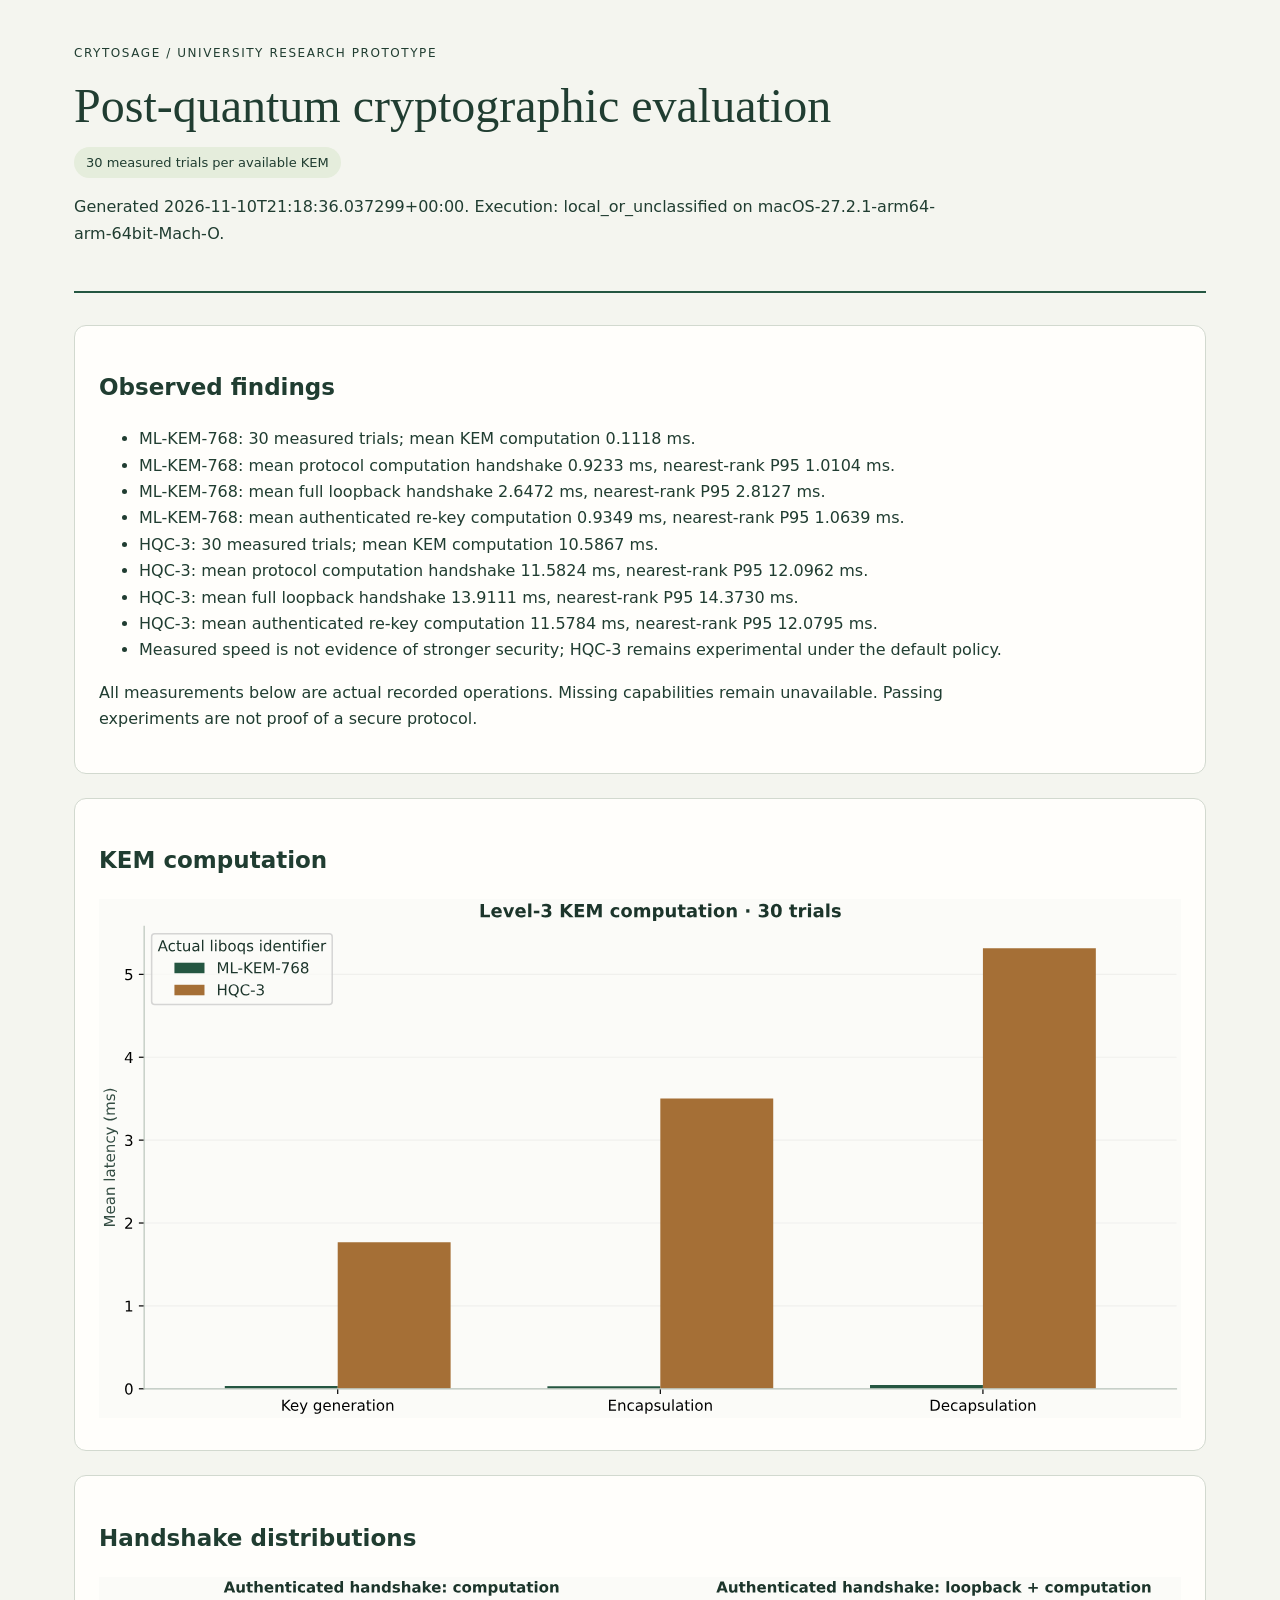
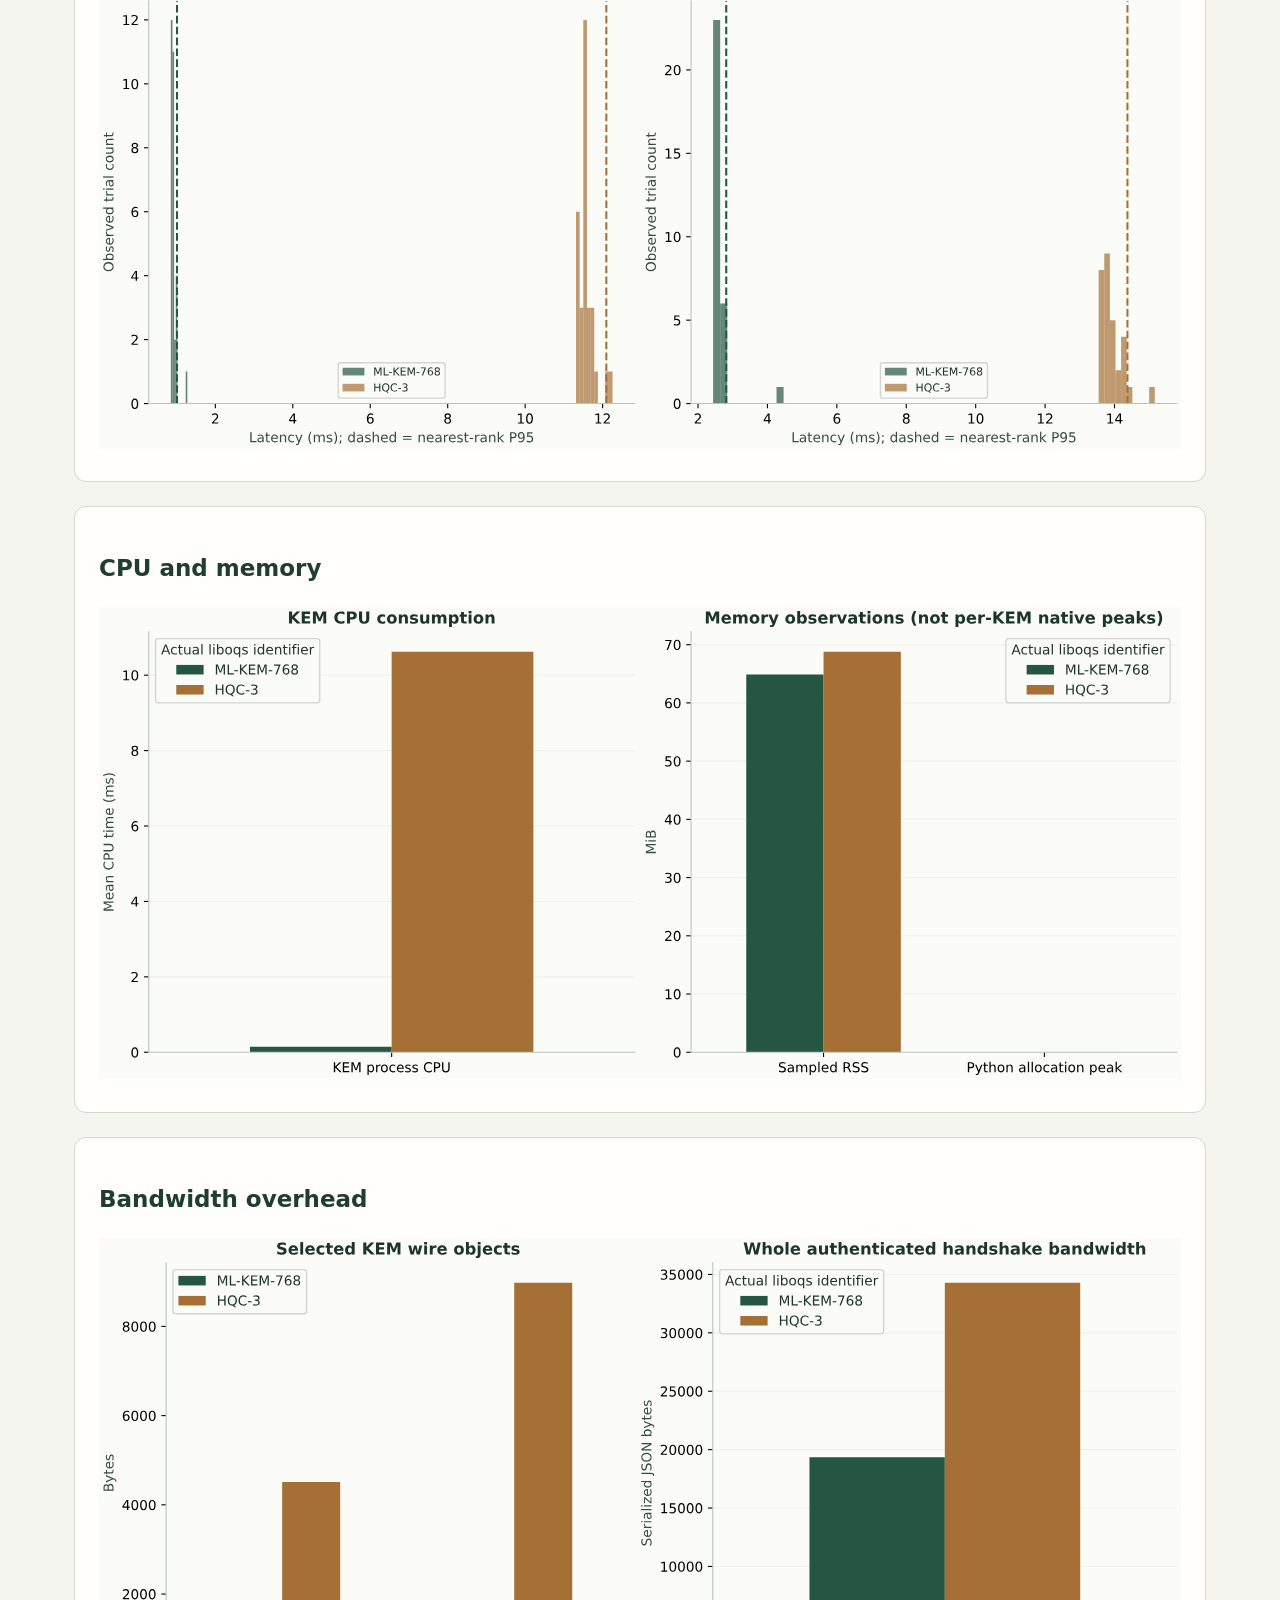
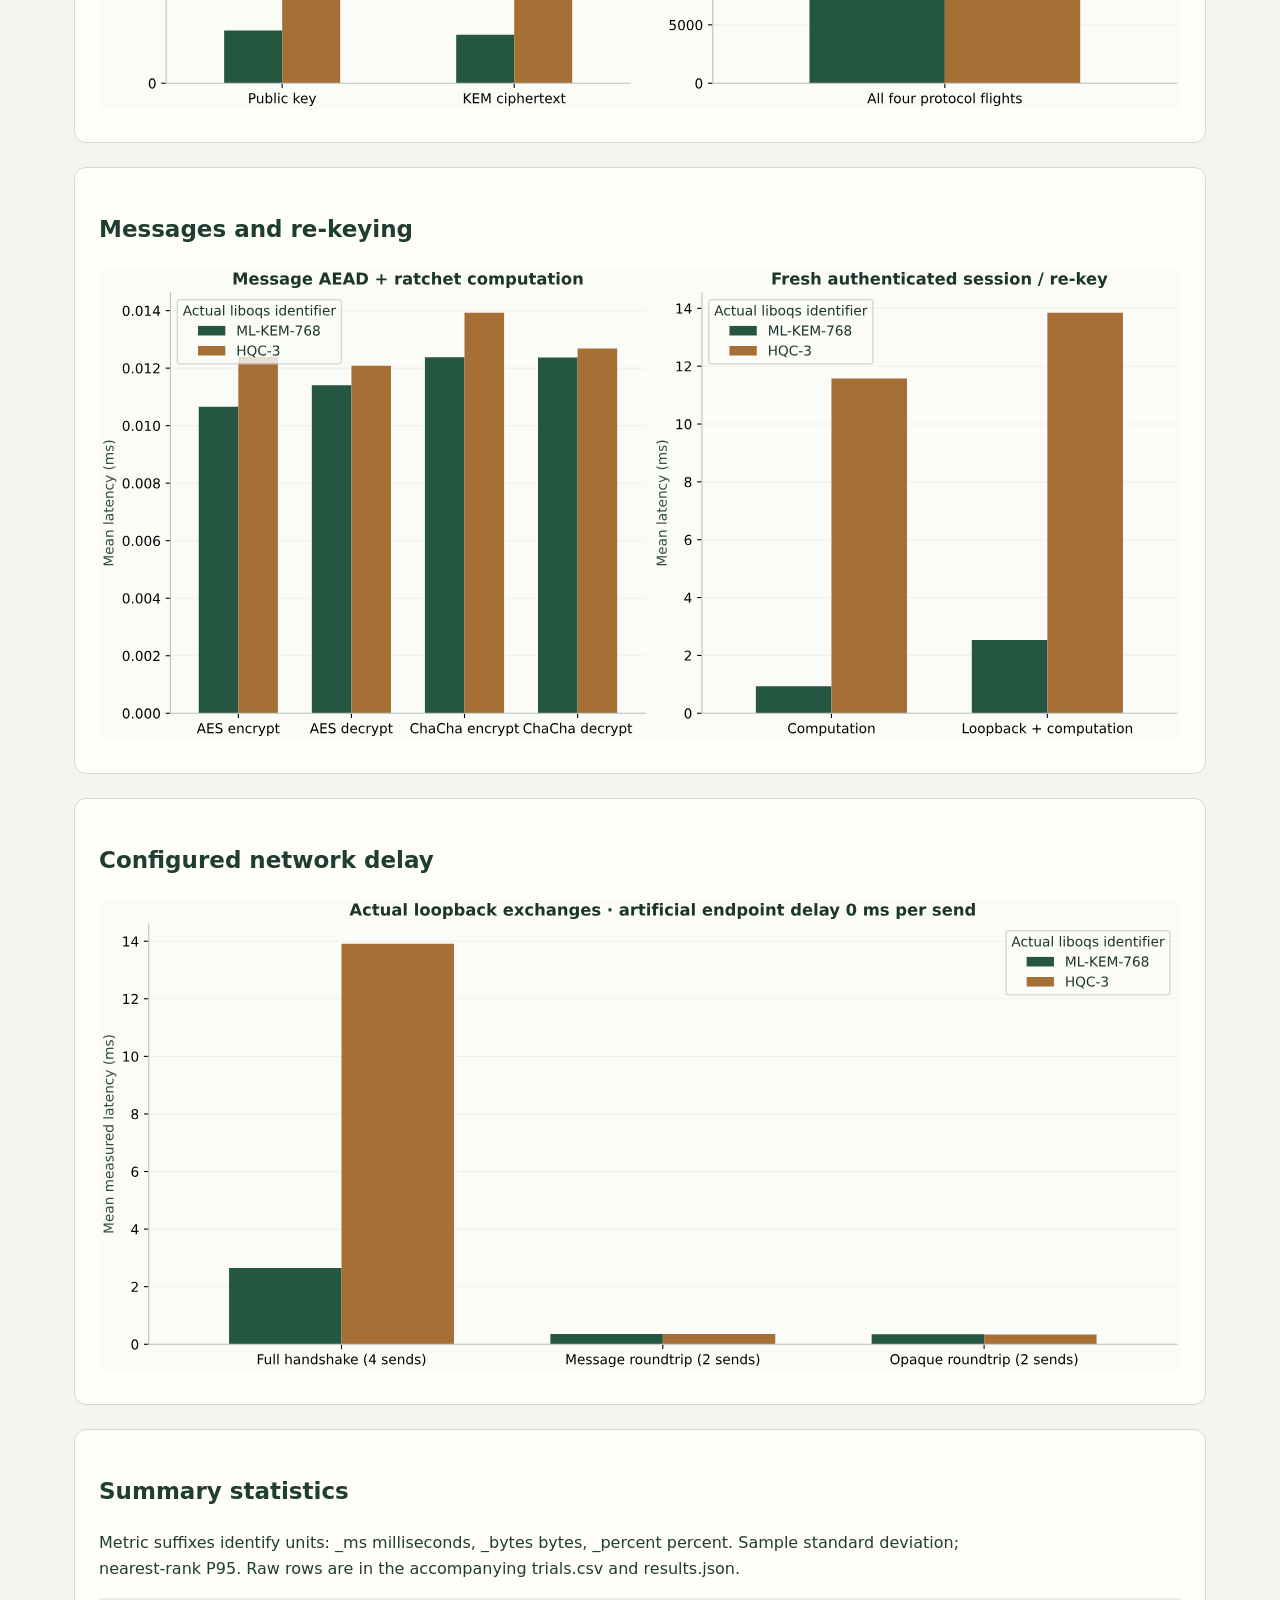
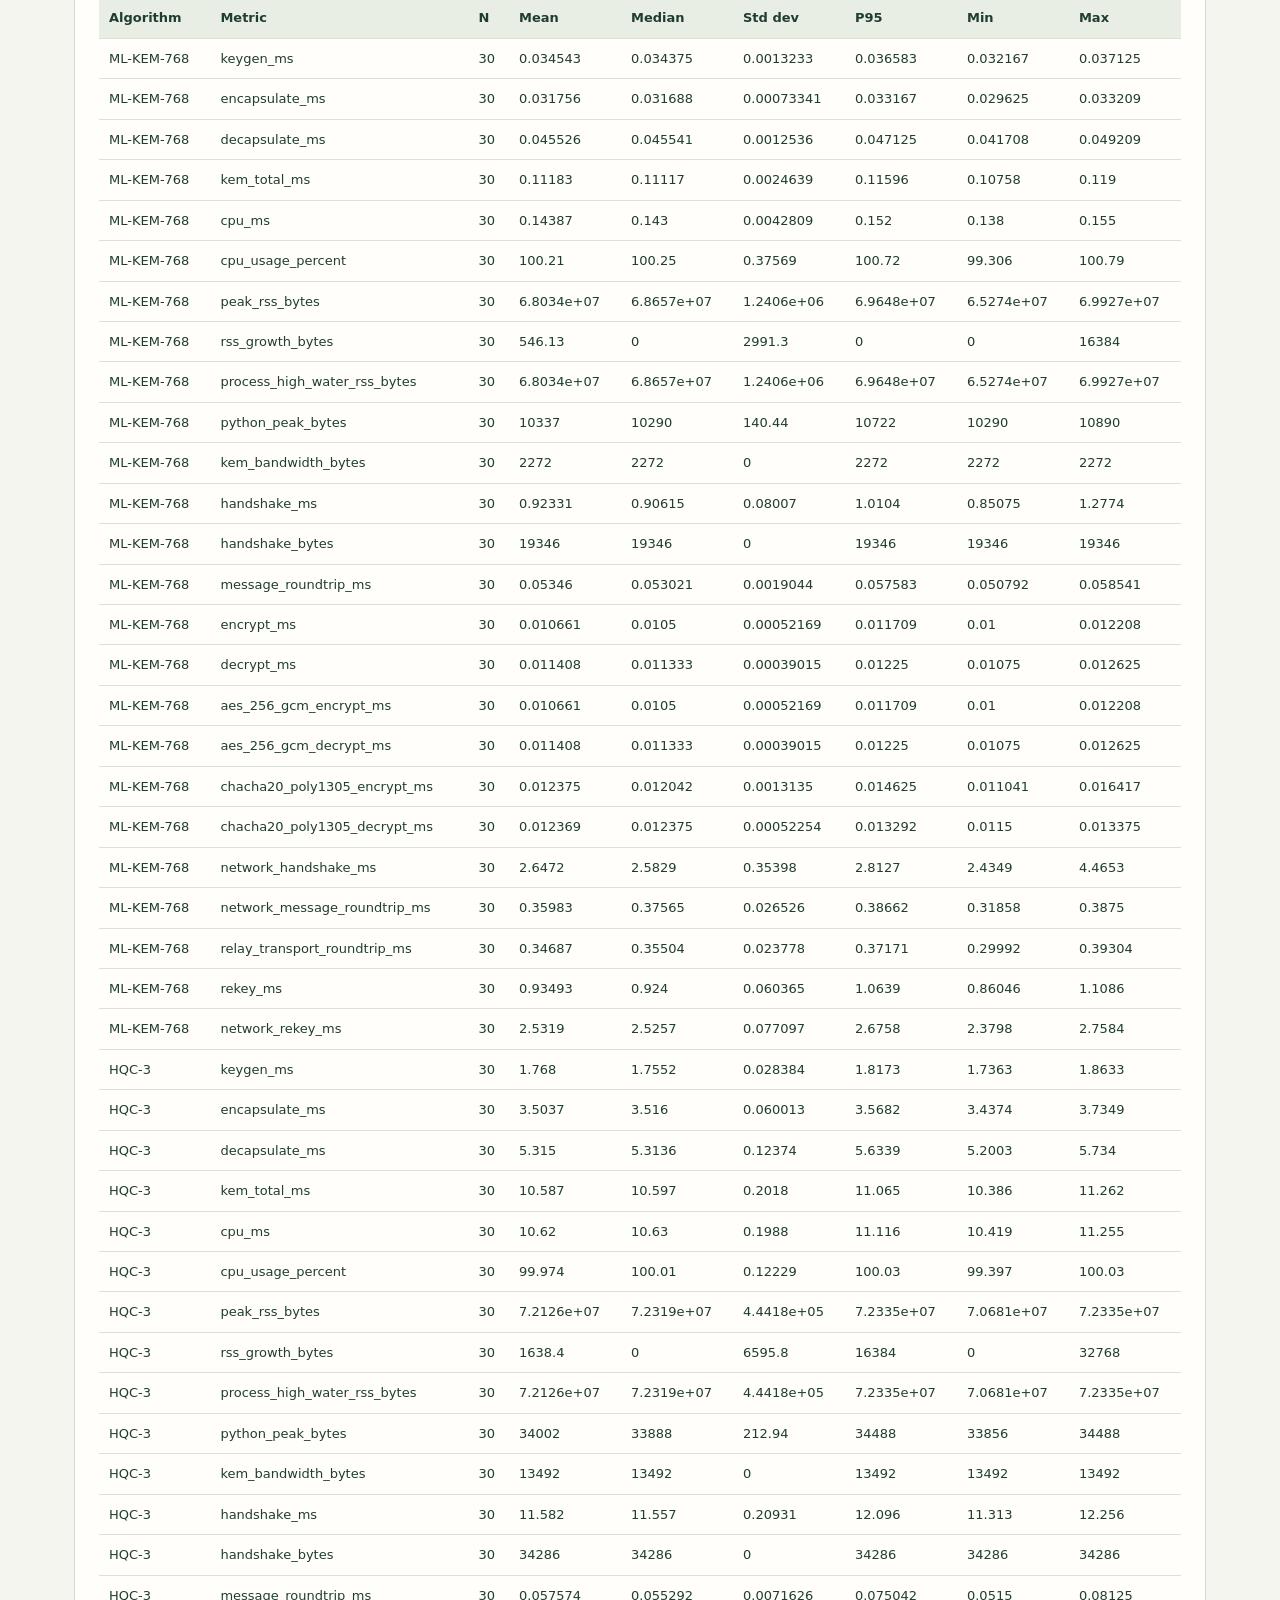
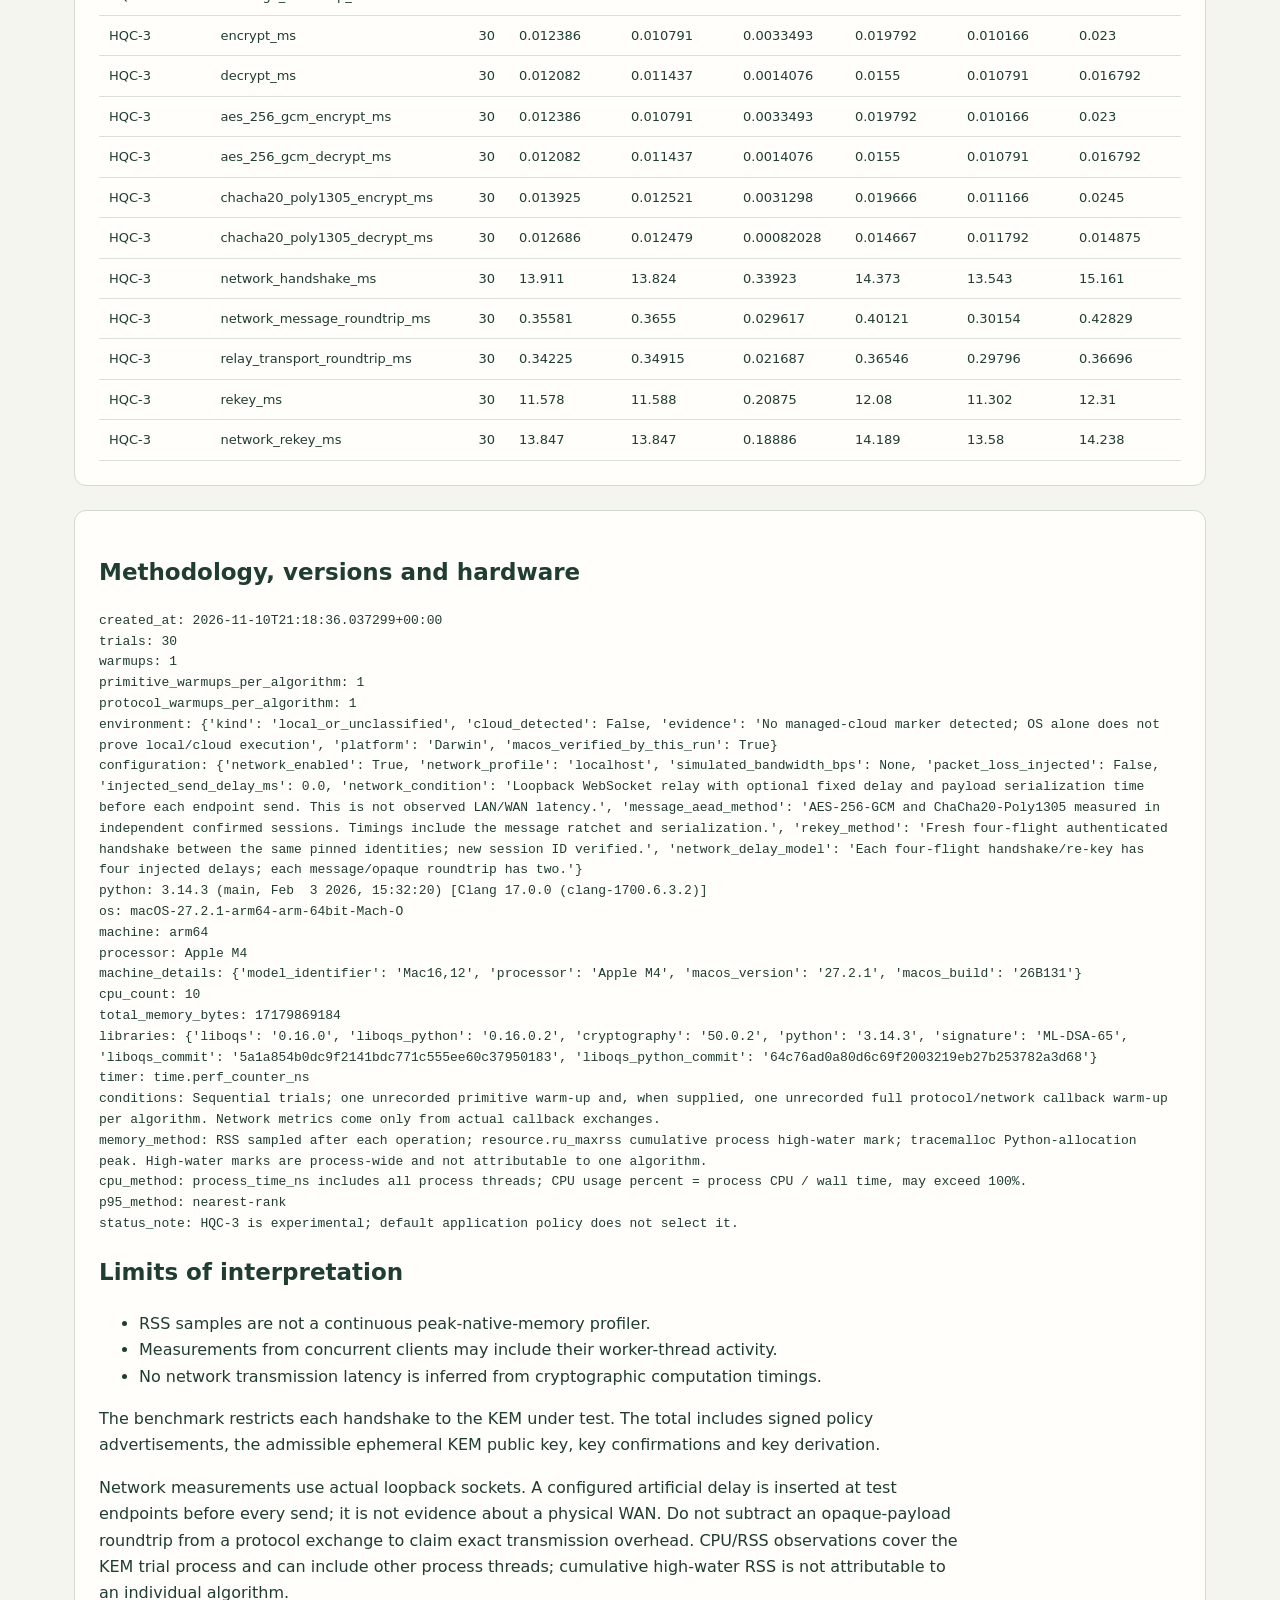
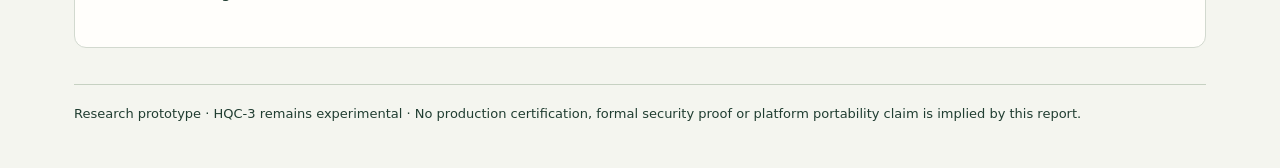
<file: reports/final/localhost/report.html>
<!doctype html><html lang="en"><head><meta charset="utf-8"><meta name="viewport" content="width=device-width,initial-scale=1">
<title>Crytosage · Cryptographic research report</title><style>
:root{color-scheme:light}*{box-sizing:border-box}body{margin:0;background:#f4f5ef;color:#203d31;font:16px/1.65 system-ui,sans-serif}main{max-width:1180px;margin:auto;padding:44px 24px}header{border-bottom:2px solid #245641;padding-bottom:28px;margin-bottom:32px}.eyebrow{letter-spacing:.13em;text-transform:uppercase;font-size:12px}h1{font:normal clamp(30px,5vw,48px)/1.15 Georgia,serif;max-width:850px;margin:14px 0}h2{font-size:23px}section{background:#fffefb;padding:24px;margin:24px 0;border:1px solid #d2d9cf;border-radius:12px}p{max-width:85ch}.chart svg{width:100%;height:auto}.chart{overflow:hidden}table{width:100%;border-collapse:collapse;font-size:13px}th,td{text-align:left;padding:9px 10px;border-bottom:1px solid #dce1d8}th{background:#e8eee3;position:sticky;top:0}pre{white-space:pre-wrap;overflow-wrap:anywhere;font:13px/1.6 ui-monospace,monospace}.scroll{overflow:auto}.badge{display:inline-block;padding:5px 12px;background:#e5eddc;border-radius:20px;font-size:13px}footer{border-top:1px solid #c6d1c2;margin-top:36px;padding-top:18px;font-size:13px}@media print{body{background:white}main{padding:0}section{break-inside:avoid}.scroll{overflow:visible}h1{font-size:34px}table{font-size:9px}th,td{padding:3px}.chart svg{max-height:420px}}
</style></head><body><main><header><div class="eyebrow">Crytosage / University research prototype</div><h1>Post-quantum cryptographic evaluation</h1><span class='badge'>30 measured trials per available KEM</span><p>Generated 2026-11-10T21:18:36.037299+00:00. Execution: local_or_unclassified on macOS-27.2.1-arm64-arm-64bit-Mach-O.</p></header><section><h2>Observed findings</h2><ul><li>ML-KEM-768: 30 measured trials; mean KEM computation 0.1118 ms.</li><li>ML-KEM-768: mean protocol computation handshake 0.9233 ms, nearest-rank P95 1.0104 ms.</li><li>ML-KEM-768: mean full loopback handshake 2.6472 ms, nearest-rank P95 2.8127 ms.</li><li>ML-KEM-768: mean authenticated re-key computation 0.9349 ms, nearest-rank P95 1.0639 ms.</li><li>HQC-3: 30 measured trials; mean KEM computation 10.5867 ms.</li><li>HQC-3: mean protocol computation handshake 11.5824 ms, nearest-rank P95 12.0962 ms.</li><li>HQC-3: mean full loopback handshake 13.9111 ms, nearest-rank P95 14.3730 ms.</li><li>HQC-3: mean authenticated re-key computation 11.5784 ms, nearest-rank P95 12.0795 ms.</li><li>Measured speed is not evidence of stronger security; HQC-3 remains experimental under the default policy.</li></ul><p>All measurements below are actual recorded operations. Missing capabilities remain unavailable. Passing experiments are not proof of a secure protocol.</p></section><section><h2>KEM computation</h2><div class="chart"><svg xmlns:xlink="http://www.w3.org/1999/xlink" width="720pt" height="345.6pt" viewBox="0 0 720 345.6" xmlns="http://www.w3.org/2000/svg" version="1.1">
 <metadata>
  <rdf:RDF xmlns:dc="http://purl.org/dc/elements/1.1/" xmlns:cc="http://creativecommons.org/ns#" xmlns:rdf="http://www.w3.org/1999/02/22-rdf-syntax-ns#">
   <cc:Work>
    <dc:type rdf:resource="http://purl.org/dc/dcmitype/StillImage"/>
    <dc:date>2026-11-11T02:48:48.176667</dc:date>
    <dc:format>image/svg+xml</dc:format>
    <dc:creator>
     <cc:Agent>
      <dc:title>Matplotlib v3.10.7, https://matplotlib.org/</dc:title>
     </cc:Agent>
    </dc:creator>
   </cc:Work>
  </rdf:RDF>
 </metadata>
 <defs>
  <style type="text/css">*{stroke-linejoin: round; stroke-linecap: butt}</style>
 </defs>
 <g id="figure_1">
  <g id="patch_1">
   <path d="M 0 345.6
L 720 345.6
L 720 0
L 0 0
z
" style="fill: #fbfbf8"/>
  </g>
  <g id="axes_1">
   <g id="patch_2">
    <path d="M 30.040865 325.921635
L 716.99976 325.921635
L 716.99976 18.118365
L 30.040865 18.118365
z
" style="fill: #fbfbf8"/>
   </g>
   <g id="matplotlib.axis_1">
    <g id="xtick_1">
     <g id="line2d_1">
      <defs>
       <path id="m21cfdc9e40" d="M 0 0
L 0 3.5
" style="stroke: #000000; stroke-width: 0.8"/>
      </defs>
      <g>
       <use xlink:href="#m21cfdc9e40" x="158.845658" y="325.921635" style="stroke: #000000; stroke-width: 0.8"/>
      </g>
     </g>
     <g id="text_1">
      <!-- Key generation -->
      <g transform="translate(120.998783 340.520072) scale(0.1 -0.1)">
       <defs>
        <path id="DejaVuSans-4b" d="M 628 4666
L 1259 4666
L 1259 2694
L 3353 4666
L 4166 4666
L 1850 2491
L 4331 0
L 3500 0
L 1259 2247
L 1259 0
L 628 0
L 628 4666
z
" transform="scale(0.015625)"/>
        <path id="DejaVuSans-65" d="M 3597 1894
L 3597 1613
L 953 1613
Q 991 1019 1311 708
Q 1631 397 2203 397
Q 2534 397 2845 478
Q 3156 559 3463 722
L 3463 178
Q 3153 47 2828 -22
Q 2503 -91 2169 -91
Q 1331 -91 842 396
Q 353 884 353 1716
Q 353 2575 817 3079
Q 1281 3584 2069 3584
Q 2775 3584 3186 3129
Q 3597 2675 3597 1894
z
M 3022 2063
Q 3016 2534 2758 2815
Q 2500 3097 2075 3097
Q 1594 3097 1305 2825
Q 1016 2553 972 2059
L 3022 2063
z
" transform="scale(0.015625)"/>
        <path id="DejaVuSans-79" d="M 2059 -325
Q 1816 -950 1584 -1140
Q 1353 -1331 966 -1331
L 506 -1331
L 506 -850
L 844 -850
Q 1081 -850 1212 -737
Q 1344 -625 1503 -206
L 1606 56
L 191 3500
L 800 3500
L 1894 763
L 2988 3500
L 3597 3500
L 2059 -325
z
" transform="scale(0.015625)"/>
        <path id="DejaVuSans-20" transform="scale(0.015625)"/>
        <path id="DejaVuSans-67" d="M 2906 1791
Q 2906 2416 2648 2759
Q 2391 3103 1925 3103
Q 1463 3103 1205 2759
Q 947 2416 947 1791
Q 947 1169 1205 825
Q 1463 481 1925 481
Q 2391 481 2648 825
Q 2906 1169 2906 1791
z
M 3481 434
Q 3481 -459 3084 -895
Q 2688 -1331 1869 -1331
Q 1566 -1331 1297 -1286
Q 1028 -1241 775 -1147
L 775 -588
Q 1028 -725 1275 -790
Q 1522 -856 1778 -856
Q 2344 -856 2625 -561
Q 2906 -266 2906 331
L 2906 616
Q 2728 306 2450 153
Q 2172 0 1784 0
Q 1141 0 747 490
Q 353 981 353 1791
Q 353 2603 747 3093
Q 1141 3584 1784 3584
Q 2172 3584 2450 3431
Q 2728 3278 2906 2969
L 2906 3500
L 3481 3500
L 3481 434
z
" transform="scale(0.015625)"/>
        <path id="DejaVuSans-6e" d="M 3513 2113
L 3513 0
L 2938 0
L 2938 2094
Q 2938 2591 2744 2837
Q 2550 3084 2163 3084
Q 1697 3084 1428 2787
Q 1159 2491 1159 1978
L 1159 0
L 581 0
L 581 3500
L 1159 3500
L 1159 2956
Q 1366 3272 1645 3428
Q 1925 3584 2291 3584
Q 2894 3584 3203 3211
Q 3513 2838 3513 2113
z
" transform="scale(0.015625)"/>
        <path id="DejaVuSans-72" d="M 2631 2963
Q 2534 3019 2420 3045
Q 2306 3072 2169 3072
Q 1681 3072 1420 2755
Q 1159 2438 1159 1844
L 1159 0
L 581 0
L 581 3500
L 1159 3500
L 1159 2956
Q 1341 3275 1631 3429
Q 1922 3584 2338 3584
Q 2397 3584 2469 3576
Q 2541 3569 2628 3553
L 2631 2963
z
" transform="scale(0.015625)"/>
        <path id="DejaVuSans-61" d="M 2194 1759
Q 1497 1759 1228 1600
Q 959 1441 959 1056
Q 959 750 1161 570
Q 1363 391 1709 391
Q 2188 391 2477 730
Q 2766 1069 2766 1631
L 2766 1759
L 2194 1759
z
M 3341 1997
L 3341 0
L 2766 0
L 2766 531
Q 2569 213 2275 61
Q 1981 -91 1556 -91
Q 1019 -91 701 211
Q 384 513 384 1019
Q 384 1609 779 1909
Q 1175 2209 1959 2209
L 2766 2209
L 2766 2266
Q 2766 2663 2505 2880
Q 2244 3097 1772 3097
Q 1472 3097 1187 3025
Q 903 2953 641 2809
L 641 3341
Q 956 3463 1253 3523
Q 1550 3584 1831 3584
Q 2591 3584 2966 3190
Q 3341 2797 3341 1997
z
" transform="scale(0.015625)"/>
        <path id="DejaVuSans-74" d="M 1172 4494
L 1172 3500
L 2356 3500
L 2356 3053
L 1172 3053
L 1172 1153
Q 1172 725 1289 603
Q 1406 481 1766 481
L 2356 481
L 2356 0
L 1766 0
Q 1100 0 847 248
Q 594 497 594 1153
L 594 3053
L 172 3053
L 172 3500
L 594 3500
L 594 4494
L 1172 4494
z
" transform="scale(0.015625)"/>
        <path id="DejaVuSans-69" d="M 603 3500
L 1178 3500
L 1178 0
L 603 0
L 603 3500
z
M 603 4863
L 1178 4863
L 1178 4134
L 603 4134
L 603 4863
z
" transform="scale(0.015625)"/>
        <path id="DejaVuSans-6f" d="M 1959 3097
Q 1497 3097 1228 2736
Q 959 2375 959 1747
Q 959 1119 1226 758
Q 1494 397 1959 397
Q 2419 397 2687 759
Q 2956 1122 2956 1747
Q 2956 2369 2687 2733
Q 2419 3097 1959 3097
z
M 1959 3584
Q 2709 3584 3137 3096
Q 3566 2609 3566 1747
Q 3566 888 3137 398
Q 2709 -91 1959 -91
Q 1206 -91 779 398
Q 353 888 353 1747
Q 353 2609 779 3096
Q 1206 3584 1959 3584
z
" transform="scale(0.015625)"/>
       </defs>
       <use xlink:href="#DejaVuSans-4b"/>
       <use xlink:href="#DejaVuSans-65" transform="translate(60.576172 0)"/>
       <use xlink:href="#DejaVuSans-79" transform="translate(122.099609 0)"/>
       <use xlink:href="#DejaVuSans-20" transform="translate(181.279297 0)"/>
       <use xlink:href="#DejaVuSans-67" transform="translate(213.066406 0)"/>
       <use xlink:href="#DejaVuSans-65" transform="translate(276.542969 0)"/>
       <use xlink:href="#DejaVuSans-6e" transform="translate(338.066406 0)"/>
       <use xlink:href="#DejaVuSans-65" transform="translate(401.445312 0)"/>
       <use xlink:href="#DejaVuSans-72" transform="translate(462.96875 0)"/>
       <use xlink:href="#DejaVuSans-61" transform="translate(504.082031 0)"/>
       <use xlink:href="#DejaVuSans-74" transform="translate(565.361328 0)"/>
       <use xlink:href="#DejaVuSans-69" transform="translate(604.570312 0)"/>
       <use xlink:href="#DejaVuSans-6f" transform="translate(632.353516 0)"/>
       <use xlink:href="#DejaVuSans-6e" transform="translate(693.535156 0)"/>
      </g>
     </g>
    </g>
    <g id="xtick_2">
     <g id="line2d_2">
      <g>
       <use xlink:href="#m21cfdc9e40" x="373.520312" y="325.921635" style="stroke: #000000; stroke-width: 0.8"/>
      </g>
     </g>
     <g id="text_2">
      <!-- Encapsulation -->
      <g transform="translate(338.400781 340.520072) scale(0.1 -0.1)">
       <defs>
        <path id="DejaVuSans-45" d="M 628 4666
L 3578 4666
L 3578 4134
L 1259 4134
L 1259 2753
L 3481 2753
L 3481 2222
L 1259 2222
L 1259 531
L 3634 531
L 3634 0
L 628 0
L 628 4666
z
" transform="scale(0.015625)"/>
        <path id="DejaVuSans-63" d="M 3122 3366
L 3122 2828
Q 2878 2963 2633 3030
Q 2388 3097 2138 3097
Q 1578 3097 1268 2742
Q 959 2388 959 1747
Q 959 1106 1268 751
Q 1578 397 2138 397
Q 2388 397 2633 464
Q 2878 531 3122 666
L 3122 134
Q 2881 22 2623 -34
Q 2366 -91 2075 -91
Q 1284 -91 818 406
Q 353 903 353 1747
Q 353 2603 823 3093
Q 1294 3584 2113 3584
Q 2378 3584 2631 3529
Q 2884 3475 3122 3366
z
" transform="scale(0.015625)"/>
        <path id="DejaVuSans-70" d="M 1159 525
L 1159 -1331
L 581 -1331
L 581 3500
L 1159 3500
L 1159 2969
Q 1341 3281 1617 3432
Q 1894 3584 2278 3584
Q 2916 3584 3314 3078
Q 3713 2572 3713 1747
Q 3713 922 3314 415
Q 2916 -91 2278 -91
Q 1894 -91 1617 61
Q 1341 213 1159 525
z
M 3116 1747
Q 3116 2381 2855 2742
Q 2594 3103 2138 3103
Q 1681 3103 1420 2742
Q 1159 2381 1159 1747
Q 1159 1113 1420 752
Q 1681 391 2138 391
Q 2594 391 2855 752
Q 3116 1113 3116 1747
z
" transform="scale(0.015625)"/>
        <path id="DejaVuSans-73" d="M 2834 3397
L 2834 2853
Q 2591 2978 2328 3040
Q 2066 3103 1784 3103
Q 1356 3103 1142 2972
Q 928 2841 928 2578
Q 928 2378 1081 2264
Q 1234 2150 1697 2047
L 1894 2003
Q 2506 1872 2764 1633
Q 3022 1394 3022 966
Q 3022 478 2636 193
Q 2250 -91 1575 -91
Q 1294 -91 989 -36
Q 684 19 347 128
L 347 722
Q 666 556 975 473
Q 1284 391 1588 391
Q 1994 391 2212 530
Q 2431 669 2431 922
Q 2431 1156 2273 1281
Q 2116 1406 1581 1522
L 1381 1569
Q 847 1681 609 1914
Q 372 2147 372 2553
Q 372 3047 722 3315
Q 1072 3584 1716 3584
Q 2034 3584 2315 3537
Q 2597 3491 2834 3397
z
" transform="scale(0.015625)"/>
        <path id="DejaVuSans-75" d="M 544 1381
L 544 3500
L 1119 3500
L 1119 1403
Q 1119 906 1312 657
Q 1506 409 1894 409
Q 2359 409 2629 706
Q 2900 1003 2900 1516
L 2900 3500
L 3475 3500
L 3475 0
L 2900 0
L 2900 538
Q 2691 219 2414 64
Q 2138 -91 1772 -91
Q 1169 -91 856 284
Q 544 659 544 1381
z
M 1991 3584
L 1991 3584
z
" transform="scale(0.015625)"/>
        <path id="DejaVuSans-6c" d="M 603 4863
L 1178 4863
L 1178 0
L 603 0
L 603 4863
z
" transform="scale(0.015625)"/>
       </defs>
       <use xlink:href="#DejaVuSans-45"/>
       <use xlink:href="#DejaVuSans-6e" transform="translate(63.183594 0)"/>
       <use xlink:href="#DejaVuSans-63" transform="translate(126.5625 0)"/>
       <use xlink:href="#DejaVuSans-61" transform="translate(181.542969 0)"/>
       <use xlink:href="#DejaVuSans-70" transform="translate(242.822266 0)"/>
       <use xlink:href="#DejaVuSans-73" transform="translate(306.298828 0)"/>
       <use xlink:href="#DejaVuSans-75" transform="translate(358.398438 0)"/>
       <use xlink:href="#DejaVuSans-6c" transform="translate(421.777344 0)"/>
       <use xlink:href="#DejaVuSans-61" transform="translate(449.560547 0)"/>
       <use xlink:href="#DejaVuSans-74" transform="translate(510.839844 0)"/>
       <use xlink:href="#DejaVuSans-69" transform="translate(550.048828 0)"/>
       <use xlink:href="#DejaVuSans-6f" transform="translate(577.832031 0)"/>
       <use xlink:href="#DejaVuSans-6e" transform="translate(639.013672 0)"/>
      </g>
     </g>
    </g>
    <g id="xtick_3">
     <g id="line2d_3">
      <g>
       <use xlink:href="#m21cfdc9e40" x="588.194967" y="325.921635" style="stroke: #000000; stroke-width: 0.8"/>
      </g>
     </g>
     <g id="text_3">
      <!-- Decapsulation -->
      <g transform="translate(552.476998 340.520072) scale(0.1 -0.1)">
       <defs>
        <path id="DejaVuSans-44" d="M 1259 4147
L 1259 519
L 2022 519
Q 2988 519 3436 956
Q 3884 1394 3884 2338
Q 3884 3275 3436 3711
Q 2988 4147 2022 4147
L 1259 4147
z
M 628 4666
L 1925 4666
Q 3281 4666 3915 4102
Q 4550 3538 4550 2338
Q 4550 1131 3912 565
Q 3275 0 1925 0
L 628 0
L 628 4666
z
" transform="scale(0.015625)"/>
       </defs>
       <use xlink:href="#DejaVuSans-44"/>
       <use xlink:href="#DejaVuSans-65" transform="translate(77.001953 0)"/>
       <use xlink:href="#DejaVuSans-63" transform="translate(138.525391 0)"/>
       <use xlink:href="#DejaVuSans-61" transform="translate(193.505859 0)"/>
       <use xlink:href="#DejaVuSans-70" transform="translate(254.785156 0)"/>
       <use xlink:href="#DejaVuSans-73" transform="translate(318.261719 0)"/>
       <use xlink:href="#DejaVuSans-75" transform="translate(370.361328 0)"/>
       <use xlink:href="#DejaVuSans-6c" transform="translate(433.740234 0)"/>
       <use xlink:href="#DejaVuSans-61" transform="translate(461.523438 0)"/>
       <use xlink:href="#DejaVuSans-74" transform="translate(522.802734 0)"/>
       <use xlink:href="#DejaVuSans-69" transform="translate(562.011719 0)"/>
       <use xlink:href="#DejaVuSans-6f" transform="translate(589.794922 0)"/>
       <use xlink:href="#DejaVuSans-6e" transform="translate(650.976562 0)"/>
      </g>
     </g>
    </g>
   </g>
   <g id="matplotlib.axis_2">
    <g id="ytick_1">
     <g id="line2d_4">
      <path d="M 30.040865 325.921635
L 716.99976 325.921635
" clip-path="url(#pb278db8e0f)" style="fill: none; stroke: #b0b0b0; stroke-opacity: 0.15; stroke-width: 0.8; stroke-linecap: square"/>
     </g>
     <g id="line2d_5">
      <defs>
       <path id="m6ab3dcb1dc" d="M 0 0
L -3.5 0
" style="stroke: #000000; stroke-width: 0.8"/>
      </defs>
      <g>
       <use xlink:href="#m6ab3dcb1dc" x="30.040865" y="325.921635" style="stroke: #000000; stroke-width: 0.8"/>
      </g>
     </g>
     <g id="text_4">
      <!-- 0 -->
      <g transform="translate(16.678365 329.720854) scale(0.1 -0.1)">
       <defs>
        <path id="DejaVuSans-30" d="M 2034 4250
Q 1547 4250 1301 3770
Q 1056 3291 1056 2328
Q 1056 1369 1301 889
Q 1547 409 2034 409
Q 2525 409 2770 889
Q 3016 1369 3016 2328
Q 3016 3291 2770 3770
Q 2525 4250 2034 4250
z
M 2034 4750
Q 2819 4750 3233 4129
Q 3647 3509 3647 2328
Q 3647 1150 3233 529
Q 2819 -91 2034 -91
Q 1250 -91 836 529
Q 422 1150 422 2328
Q 422 3509 836 4129
Q 1250 4750 2034 4750
z
" transform="scale(0.015625)"/>
       </defs>
       <use xlink:href="#DejaVuSans-30"/>
      </g>
     </g>
    </g>
    <g id="ytick_2">
     <g id="line2d_6">
      <path d="M 30.040865 270.766725
L 716.99976 270.766725
" clip-path="url(#pb278db8e0f)" style="fill: none; stroke: #b0b0b0; stroke-opacity: 0.15; stroke-width: 0.8; stroke-linecap: square"/>
     </g>
     <g id="line2d_7">
      <g>
       <use xlink:href="#m6ab3dcb1dc" x="30.040865" y="270.766725" style="stroke: #000000; stroke-width: 0.8"/>
      </g>
     </g>
     <g id="text_5">
      <!-- 1 -->
      <g transform="translate(16.678365 274.565944) scale(0.1 -0.1)">
       <defs>
        <path id="DejaVuSans-31" d="M 794 531
L 1825 531
L 1825 4091
L 703 3866
L 703 4441
L 1819 4666
L 2450 4666
L 2450 531
L 3481 531
L 3481 0
L 794 0
L 794 531
z
" transform="scale(0.015625)"/>
       </defs>
       <use xlink:href="#DejaVuSans-31"/>
      </g>
     </g>
    </g>
    <g id="ytick_3">
     <g id="line2d_8">
      <path d="M 30.040865 215.611816
L 716.99976 215.611816
" clip-path="url(#pb278db8e0f)" style="fill: none; stroke: #b0b0b0; stroke-opacity: 0.15; stroke-width: 0.8; stroke-linecap: square"/>
     </g>
     <g id="line2d_9">
      <g>
       <use xlink:href="#m6ab3dcb1dc" x="30.040865" y="215.611816" style="stroke: #000000; stroke-width: 0.8"/>
      </g>
     </g>
     <g id="text_6">
      <!-- 2 -->
      <g transform="translate(16.678365 219.411034) scale(0.1 -0.1)">
       <defs>
        <path id="DejaVuSans-32" d="M 1228 531
L 3431 531
L 3431 0
L 469 0
L 469 531
Q 828 903 1448 1529
Q 2069 2156 2228 2338
Q 2531 2678 2651 2914
Q 2772 3150 2772 3378
Q 2772 3750 2511 3984
Q 2250 4219 1831 4219
Q 1534 4219 1204 4116
Q 875 4013 500 3803
L 500 4441
Q 881 4594 1212 4672
Q 1544 4750 1819 4750
Q 2544 4750 2975 4387
Q 3406 4025 3406 3419
Q 3406 3131 3298 2873
Q 3191 2616 2906 2266
Q 2828 2175 2409 1742
Q 1991 1309 1228 531
z
" transform="scale(0.015625)"/>
       </defs>
       <use xlink:href="#DejaVuSans-32"/>
      </g>
     </g>
    </g>
    <g id="ytick_4">
     <g id="line2d_10">
      <path d="M 30.040865 160.456906
L 716.99976 160.456906
" clip-path="url(#pb278db8e0f)" style="fill: none; stroke: #b0b0b0; stroke-opacity: 0.15; stroke-width: 0.8; stroke-linecap: square"/>
     </g>
     <g id="line2d_11">
      <g>
       <use xlink:href="#m6ab3dcb1dc" x="30.040865" y="160.456906" style="stroke: #000000; stroke-width: 0.8"/>
      </g>
     </g>
     <g id="text_7">
      <!-- 3 -->
      <g transform="translate(16.678365 164.256125) scale(0.1 -0.1)">
       <defs>
        <path id="DejaVuSans-33" d="M 2597 2516
Q 3050 2419 3304 2112
Q 3559 1806 3559 1356
Q 3559 666 3084 287
Q 2609 -91 1734 -91
Q 1441 -91 1130 -33
Q 819 25 488 141
L 488 750
Q 750 597 1062 519
Q 1375 441 1716 441
Q 2309 441 2620 675
Q 2931 909 2931 1356
Q 2931 1769 2642 2001
Q 2353 2234 1838 2234
L 1294 2234
L 1294 2753
L 1863 2753
Q 2328 2753 2575 2939
Q 2822 3125 2822 3475
Q 2822 3834 2567 4026
Q 2313 4219 1838 4219
Q 1578 4219 1281 4162
Q 984 4106 628 3988
L 628 4550
Q 988 4650 1302 4700
Q 1616 4750 1894 4750
Q 2613 4750 3031 4423
Q 3450 4097 3450 3541
Q 3450 3153 3228 2886
Q 3006 2619 2597 2516
z
" transform="scale(0.015625)"/>
       </defs>
       <use xlink:href="#DejaVuSans-33"/>
      </g>
     </g>
    </g>
    <g id="ytick_5">
     <g id="line2d_12">
      <path d="M 30.040865 105.301996
L 716.99976 105.301996
" clip-path="url(#pb278db8e0f)" style="fill: none; stroke: #b0b0b0; stroke-opacity: 0.15; stroke-width: 0.8; stroke-linecap: square"/>
     </g>
     <g id="line2d_13">
      <g>
       <use xlink:href="#m6ab3dcb1dc" x="30.040865" y="105.301996" style="stroke: #000000; stroke-width: 0.8"/>
      </g>
     </g>
     <g id="text_8">
      <!-- 4 -->
      <g transform="translate(16.678365 109.101215) scale(0.1 -0.1)">
       <defs>
        <path id="DejaVuSans-34" d="M 2419 4116
L 825 1625
L 2419 1625
L 2419 4116
z
M 2253 4666
L 3047 4666
L 3047 1625
L 3713 1625
L 3713 1100
L 3047 1100
L 3047 0
L 2419 0
L 2419 1100
L 313 1100
L 313 1709
L 2253 4666
z
" transform="scale(0.015625)"/>
       </defs>
       <use xlink:href="#DejaVuSans-34"/>
      </g>
     </g>
    </g>
    <g id="ytick_6">
     <g id="line2d_14">
      <path d="M 30.040865 50.147087
L 716.99976 50.147087
" clip-path="url(#pb278db8e0f)" style="fill: none; stroke: #b0b0b0; stroke-opacity: 0.15; stroke-width: 0.8; stroke-linecap: square"/>
     </g>
     <g id="line2d_15">
      <g>
       <use xlink:href="#m6ab3dcb1dc" x="30.040865" y="50.147087" style="stroke: #000000; stroke-width: 0.8"/>
      </g>
     </g>
     <g id="text_9">
      <!-- 5 -->
      <g transform="translate(16.678365 53.946305) scale(0.1 -0.1)">
       <defs>
        <path id="DejaVuSans-35" d="M 691 4666
L 3169 4666
L 3169 4134
L 1269 4134
L 1269 2991
Q 1406 3038 1543 3061
Q 1681 3084 1819 3084
Q 2600 3084 3056 2656
Q 3513 2228 3513 1497
Q 3513 744 3044 326
Q 2575 -91 1722 -91
Q 1428 -91 1123 -41
Q 819 9 494 109
L 494 744
Q 775 591 1075 516
Q 1375 441 1709 441
Q 2250 441 2565 725
Q 2881 1009 2881 1497
Q 2881 1984 2565 2268
Q 2250 2553 1709 2553
Q 1456 2553 1204 2497
Q 953 2441 691 2322
L 691 4666
z
" transform="scale(0.015625)"/>
       </defs>
       <use xlink:href="#DejaVuSans-35"/>
      </g>
     </g>
    </g>
    <g id="text_10">
     <!-- Mean latency (ms) -->
     <g style="fill: #334c42" transform="translate(10.598677 218.565312) rotate(-90) scale(0.1 -0.1)">
      <defs>
       <path id="DejaVuSans-4d" d="M 628 4666
L 1569 4666
L 2759 1491
L 3956 4666
L 4897 4666
L 4897 0
L 4281 0
L 4281 4097
L 3078 897
L 2444 897
L 1241 4097
L 1241 0
L 628 0
L 628 4666
z
" transform="scale(0.015625)"/>
       <path id="DejaVuSans-28" d="M 1984 4856
Q 1566 4138 1362 3434
Q 1159 2731 1159 2009
Q 1159 1288 1364 580
Q 1569 -128 1984 -844
L 1484 -844
Q 1016 -109 783 600
Q 550 1309 550 2009
Q 550 2706 781 3412
Q 1013 4119 1484 4856
L 1984 4856
z
" transform="scale(0.015625)"/>
       <path id="DejaVuSans-6d" d="M 3328 2828
Q 3544 3216 3844 3400
Q 4144 3584 4550 3584
Q 5097 3584 5394 3201
Q 5691 2819 5691 2113
L 5691 0
L 5113 0
L 5113 2094
Q 5113 2597 4934 2840
Q 4756 3084 4391 3084
Q 3944 3084 3684 2787
Q 3425 2491 3425 1978
L 3425 0
L 2847 0
L 2847 2094
Q 2847 2600 2669 2842
Q 2491 3084 2119 3084
Q 1678 3084 1418 2786
Q 1159 2488 1159 1978
L 1159 0
L 581 0
L 581 3500
L 1159 3500
L 1159 2956
Q 1356 3278 1631 3431
Q 1906 3584 2284 3584
Q 2666 3584 2933 3390
Q 3200 3197 3328 2828
z
" transform="scale(0.015625)"/>
       <path id="DejaVuSans-29" d="M 513 4856
L 1013 4856
Q 1481 4119 1714 3412
Q 1947 2706 1947 2009
Q 1947 1309 1714 600
Q 1481 -109 1013 -844
L 513 -844
Q 928 -128 1133 580
Q 1338 1288 1338 2009
Q 1338 2731 1133 3434
Q 928 4138 513 4856
z
" transform="scale(0.015625)"/>
      </defs>
      <use xlink:href="#DejaVuSans-4d"/>
      <use xlink:href="#DejaVuSans-65" transform="translate(86.279297 0)"/>
      <use xlink:href="#DejaVuSans-61" transform="translate(147.802734 0)"/>
      <use xlink:href="#DejaVuSans-6e" transform="translate(209.082031 0)"/>
      <use xlink:href="#DejaVuSans-20" transform="translate(272.460938 0)"/>
      <use xlink:href="#DejaVuSans-6c" transform="translate(304.248047 0)"/>
      <use xlink:href="#DejaVuSans-61" transform="translate(332.03125 0)"/>
      <use xlink:href="#DejaVuSans-74" transform="translate(393.310547 0)"/>
      <use xlink:href="#DejaVuSans-65" transform="translate(432.519531 0)"/>
      <use xlink:href="#DejaVuSans-6e" transform="translate(494.042969 0)"/>
      <use xlink:href="#DejaVuSans-63" transform="translate(557.421875 0)"/>
      <use xlink:href="#DejaVuSans-79" transform="translate(612.402344 0)"/>
      <use xlink:href="#DejaVuSans-20" transform="translate(671.582031 0)"/>
      <use xlink:href="#DejaVuSans-28" transform="translate(703.369141 0)"/>
      <use xlink:href="#DejaVuSans-6d" transform="translate(742.382812 0)"/>
      <use xlink:href="#DejaVuSans-73" transform="translate(839.794922 0)"/>
      <use xlink:href="#DejaVuSans-29" transform="translate(891.894531 0)"/>
     </g>
    </g>
   </g>
   <g id="patch_3">
    <path d="M 83.709529 325.921635
L 158.845658 325.921635
L 158.845658 324.016413
L 83.709529 324.016413
z
" clip-path="url(#pb278db8e0f)" style="fill: #245641"/>
   </g>
   <g id="patch_4">
    <path d="M 298.384183 325.921635
L 373.520312 325.921635
L 373.520312 324.17015
L 298.384183 324.17015
z
" clip-path="url(#pb278db8e0f)" style="fill: #245641"/>
   </g>
   <g id="patch_5">
    <path d="M 513.058838 325.921635
L 588.194967 325.921635
L 588.194967 323.410638
L 513.058838 323.410638
z
" clip-path="url(#pb278db8e0f)" style="fill: #245641"/>
   </g>
   <g id="patch_6">
    <path d="M 158.845658 325.921635
L 233.981787 325.921635
L 233.981787 228.406683
L 158.845658 228.406683
z
" clip-path="url(#pb278db8e0f)" style="fill: #a56f36"/>
   </g>
   <g id="patch_7">
    <path d="M 373.520312 325.921635
L 448.656442 325.921635
L 448.656442 132.676757
L 373.520312 132.676757
z
" clip-path="url(#pb278db8e0f)" style="fill: #a56f36"/>
   </g>
   <g id="patch_8">
    <path d="M 588.194967 325.921635
L 663.331096 325.921635
L 663.331096 32.775664
L 588.194967 32.775664
z
" clip-path="url(#pb278db8e0f)" style="fill: #a56f36"/>
   </g>
   <g id="patch_9">
    <path d="M 30.040865 325.921635
L 30.040865 18.118365
" style="fill: none; stroke: #b9c4bb; stroke-width: 0.8; stroke-linejoin: miter; stroke-linecap: square"/>
   </g>
   <g id="patch_10">
    <path d="M 30.040865 325.921635
L 716.99976 325.921635
" style="fill: none; stroke: #b9c4bb; stroke-width: 0.8; stroke-linejoin: miter; stroke-linecap: square"/>
   </g>
   <g id="text_11">
    <!-- Level-3 KEM computation · 30 trials -->
    <g style="fill: #1c352b" transform="translate(252.841562 12.118365) scale(0.12 -0.12)">
     <defs>
      <path id="DejaVuSans-Bold-4c" d="M 588 4666
L 1791 4666
L 1791 909
L 3903 909
L 3903 0
L 588 0
L 588 4666
z
" transform="scale(0.015625)"/>
      <path id="DejaVuSans-Bold-65" d="M 4031 1759
L 4031 1441
L 1416 1441
Q 1456 1047 1700 850
Q 1944 653 2381 653
Q 2734 653 3104 758
Q 3475 863 3866 1075
L 3866 213
Q 3469 63 3072 -14
Q 2675 -91 2278 -91
Q 1328 -91 801 392
Q 275 875 275 1747
Q 275 2603 792 3093
Q 1309 3584 2216 3584
Q 3041 3584 3536 3087
Q 4031 2591 4031 1759
z
M 2881 2131
Q 2881 2450 2695 2645
Q 2509 2841 2209 2841
Q 1884 2841 1681 2658
Q 1478 2475 1428 2131
L 2881 2131
z
" transform="scale(0.015625)"/>
      <path id="DejaVuSans-Bold-76" d="M 97 3500
L 1216 3500
L 2088 1081
L 2956 3500
L 4078 3500
L 2700 0
L 1472 0
L 97 3500
z
" transform="scale(0.015625)"/>
      <path id="DejaVuSans-Bold-6c" d="M 538 4863
L 1656 4863
L 1656 0
L 538 0
L 538 4863
z
" transform="scale(0.015625)"/>
      <path id="DejaVuSans-Bold-2d" d="M 347 2297
L 2309 2297
L 2309 1388
L 347 1388
L 347 2297
z
" transform="scale(0.015625)"/>
      <path id="DejaVuSans-Bold-33" d="M 2981 2516
Q 3453 2394 3698 2092
Q 3944 1791 3944 1325
Q 3944 631 3412 270
Q 2881 -91 1863 -91
Q 1503 -91 1142 -33
Q 781 25 428 141
L 428 1069
Q 766 900 1098 814
Q 1431 728 1753 728
Q 2231 728 2486 893
Q 2741 1059 2741 1369
Q 2741 1688 2480 1852
Q 2219 2016 1709 2016
L 1228 2016
L 1228 2791
L 1734 2791
Q 2188 2791 2409 2933
Q 2631 3075 2631 3366
Q 2631 3634 2415 3781
Q 2200 3928 1806 3928
Q 1516 3928 1219 3862
Q 922 3797 628 3669
L 628 4550
Q 984 4650 1334 4700
Q 1684 4750 2022 4750
Q 2931 4750 3382 4451
Q 3834 4153 3834 3553
Q 3834 3144 3618 2883
Q 3403 2622 2981 2516
z
" transform="scale(0.015625)"/>
      <path id="DejaVuSans-Bold-20" transform="scale(0.015625)"/>
      <path id="DejaVuSans-Bold-4b" d="M 588 4666
L 1791 4666
L 1791 2963
L 3525 4666
L 4922 4666
L 2675 2456
L 5153 0
L 3647 0
L 1791 1838
L 1791 0
L 588 0
L 588 4666
z
" transform="scale(0.015625)"/>
      <path id="DejaVuSans-Bold-45" d="M 588 4666
L 3834 4666
L 3834 3756
L 1791 3756
L 1791 2888
L 3713 2888
L 3713 1978
L 1791 1978
L 1791 909
L 3903 909
L 3903 0
L 588 0
L 588 4666
z
" transform="scale(0.015625)"/>
      <path id="DejaVuSans-Bold-4d" d="M 588 4666
L 2119 4666
L 3181 2169
L 4250 4666
L 5778 4666
L 5778 0
L 4641 0
L 4641 3413
L 3566 897
L 2803 897
L 1728 3413
L 1728 0
L 588 0
L 588 4666
z
" transform="scale(0.015625)"/>
      <path id="DejaVuSans-Bold-63" d="M 3366 3391
L 3366 2478
Q 3138 2634 2908 2709
Q 2678 2784 2431 2784
Q 1963 2784 1702 2511
Q 1441 2238 1441 1747
Q 1441 1256 1702 982
Q 1963 709 2431 709
Q 2694 709 2930 787
Q 3166 866 3366 1019
L 3366 103
Q 3103 6 2833 -42
Q 2563 -91 2291 -91
Q 1344 -91 809 395
Q 275 881 275 1747
Q 275 2613 809 3098
Q 1344 3584 2291 3584
Q 2566 3584 2833 3536
Q 3100 3488 3366 3391
z
" transform="scale(0.015625)"/>
      <path id="DejaVuSans-Bold-6f" d="M 2203 2784
Q 1831 2784 1636 2517
Q 1441 2250 1441 1747
Q 1441 1244 1636 976
Q 1831 709 2203 709
Q 2569 709 2762 976
Q 2956 1244 2956 1747
Q 2956 2250 2762 2517
Q 2569 2784 2203 2784
z
M 2203 3584
Q 3106 3584 3614 3096
Q 4122 2609 4122 1747
Q 4122 884 3614 396
Q 3106 -91 2203 -91
Q 1297 -91 786 396
Q 275 884 275 1747
Q 275 2609 786 3096
Q 1297 3584 2203 3584
z
" transform="scale(0.015625)"/>
      <path id="DejaVuSans-Bold-6d" d="M 3781 2919
Q 3994 3244 4286 3414
Q 4578 3584 4928 3584
Q 5531 3584 5847 3212
Q 6163 2841 6163 2131
L 6163 0
L 5038 0
L 5038 1825
Q 5041 1866 5042 1909
Q 5044 1953 5044 2034
Q 5044 2406 4934 2573
Q 4825 2741 4581 2741
Q 4263 2741 4089 2478
Q 3916 2216 3909 1719
L 3909 0
L 2784 0
L 2784 1825
Q 2784 2406 2684 2573
Q 2584 2741 2328 2741
Q 2006 2741 1831 2477
Q 1656 2213 1656 1722
L 1656 0
L 531 0
L 531 3500
L 1656 3500
L 1656 2988
Q 1863 3284 2130 3434
Q 2397 3584 2719 3584
Q 3081 3584 3359 3409
Q 3638 3234 3781 2919
z
" transform="scale(0.015625)"/>
      <path id="DejaVuSans-Bold-70" d="M 1656 506
L 1656 -1331
L 538 -1331
L 538 3500
L 1656 3500
L 1656 2988
Q 1888 3294 2169 3439
Q 2450 3584 2816 3584
Q 3463 3584 3878 3070
Q 4294 2556 4294 1747
Q 4294 938 3878 423
Q 3463 -91 2816 -91
Q 2450 -91 2169 54
Q 1888 200 1656 506
z
M 2400 2772
Q 2041 2772 1848 2508
Q 1656 2244 1656 1747
Q 1656 1250 1848 986
Q 2041 722 2400 722
Q 2759 722 2948 984
Q 3138 1247 3138 1747
Q 3138 2247 2948 2509
Q 2759 2772 2400 2772
z
" transform="scale(0.015625)"/>
      <path id="DejaVuSans-Bold-75" d="M 500 1363
L 500 3500
L 1625 3500
L 1625 3150
Q 1625 2866 1622 2436
Q 1619 2006 1619 1863
Q 1619 1441 1641 1255
Q 1663 1069 1716 984
Q 1784 875 1895 815
Q 2006 756 2150 756
Q 2500 756 2700 1025
Q 2900 1294 2900 1772
L 2900 3500
L 4019 3500
L 4019 0
L 2900 0
L 2900 506
Q 2647 200 2364 54
Q 2081 -91 1741 -91
Q 1134 -91 817 281
Q 500 653 500 1363
z
" transform="scale(0.015625)"/>
      <path id="DejaVuSans-Bold-74" d="M 1759 4494
L 1759 3500
L 2913 3500
L 2913 2700
L 1759 2700
L 1759 1216
Q 1759 972 1856 886
Q 1953 800 2241 800
L 2816 800
L 2816 0
L 1856 0
Q 1194 0 917 276
Q 641 553 641 1216
L 641 2700
L 84 2700
L 84 3500
L 641 3500
L 641 4494
L 1759 4494
z
" transform="scale(0.015625)"/>
      <path id="DejaVuSans-Bold-61" d="M 2106 1575
Q 1756 1575 1579 1456
Q 1403 1338 1403 1106
Q 1403 894 1545 773
Q 1688 653 1941 653
Q 2256 653 2472 879
Q 2688 1106 2688 1447
L 2688 1575
L 2106 1575
z
M 3816 1997
L 3816 0
L 2688 0
L 2688 519
Q 2463 200 2181 54
Q 1900 -91 1497 -91
Q 953 -91 614 226
Q 275 544 275 1050
Q 275 1666 698 1953
Q 1122 2241 2028 2241
L 2688 2241
L 2688 2328
Q 2688 2594 2478 2717
Q 2269 2841 1825 2841
Q 1466 2841 1156 2769
Q 847 2697 581 2553
L 581 3406
Q 941 3494 1303 3539
Q 1666 3584 2028 3584
Q 2975 3584 3395 3211
Q 3816 2838 3816 1997
z
" transform="scale(0.015625)"/>
      <path id="DejaVuSans-Bold-69" d="M 538 3500
L 1656 3500
L 1656 0
L 538 0
L 538 3500
z
M 538 4863
L 1656 4863
L 1656 3950
L 538 3950
L 538 4863
z
" transform="scale(0.015625)"/>
      <path id="DejaVuSans-Bold-6e" d="M 4056 2131
L 4056 0
L 2931 0
L 2931 347
L 2931 1631
Q 2931 2084 2911 2256
Q 2891 2428 2841 2509
Q 2775 2619 2662 2680
Q 2550 2741 2406 2741
Q 2056 2741 1856 2470
Q 1656 2200 1656 1722
L 1656 0
L 538 0
L 538 3500
L 1656 3500
L 1656 2988
Q 1909 3294 2193 3439
Q 2478 3584 2822 3584
Q 3428 3584 3742 3212
Q 4056 2841 4056 2131
z
" transform="scale(0.015625)"/>
      <path id="DejaVuSans-Bold-b7" d="M 653 2828
L 1778 2828
L 1778 1619
L 653 1619
L 653 2828
z
" transform="scale(0.015625)"/>
      <path id="DejaVuSans-Bold-30" d="M 2944 2338
Q 2944 3213 2780 3570
Q 2616 3928 2228 3928
Q 1841 3928 1675 3570
Q 1509 3213 1509 2338
Q 1509 1453 1675 1090
Q 1841 728 2228 728
Q 2613 728 2778 1090
Q 2944 1453 2944 2338
z
M 4147 2328
Q 4147 1169 3647 539
Q 3147 -91 2228 -91
Q 1306 -91 806 539
Q 306 1169 306 2328
Q 306 3491 806 4120
Q 1306 4750 2228 4750
Q 3147 4750 3647 4120
Q 4147 3491 4147 2328
z
" transform="scale(0.015625)"/>
      <path id="DejaVuSans-Bold-72" d="M 3138 2547
Q 2991 2616 2845 2648
Q 2700 2681 2553 2681
Q 2122 2681 1889 2404
Q 1656 2128 1656 1613
L 1656 0
L 538 0
L 538 3500
L 1656 3500
L 1656 2925
Q 1872 3269 2151 3426
Q 2431 3584 2822 3584
Q 2878 3584 2943 3579
Q 3009 3575 3134 3559
L 3138 2547
z
" transform="scale(0.015625)"/>
      <path id="DejaVuSans-Bold-73" d="M 3272 3391
L 3272 2541
Q 2913 2691 2578 2766
Q 2244 2841 1947 2841
Q 1628 2841 1473 2761
Q 1319 2681 1319 2516
Q 1319 2381 1436 2309
Q 1553 2238 1856 2203
L 2053 2175
Q 2913 2066 3209 1816
Q 3506 1566 3506 1031
Q 3506 472 3093 190
Q 2681 -91 1863 -91
Q 1516 -91 1145 -36
Q 775 19 384 128
L 384 978
Q 719 816 1070 734
Q 1422 653 1784 653
Q 2113 653 2278 743
Q 2444 834 2444 1013
Q 2444 1163 2330 1236
Q 2216 1309 1875 1350
L 1678 1375
Q 931 1469 631 1722
Q 331 1975 331 2491
Q 331 3047 712 3315
Q 1094 3584 1881 3584
Q 2191 3584 2531 3537
Q 2872 3491 3272 3391
z
" transform="scale(0.015625)"/>
     </defs>
     <use xlink:href="#DejaVuSans-Bold-4c"/>
     <use xlink:href="#DejaVuSans-Bold-65" transform="translate(63.720703 0)"/>
     <use xlink:href="#DejaVuSans-Bold-76" transform="translate(131.542969 0)"/>
     <use xlink:href="#DejaVuSans-Bold-65" transform="translate(196.728516 0)"/>
     <use xlink:href="#DejaVuSans-Bold-6c" transform="translate(264.550781 0)"/>
     <use xlink:href="#DejaVuSans-Bold-2d" transform="translate(298.828125 0)"/>
     <use xlink:href="#DejaVuSans-Bold-33" transform="translate(340.332031 0)"/>
     <use xlink:href="#DejaVuSans-Bold-20" transform="translate(409.912109 0)"/>
     <use xlink:href="#DejaVuSans-Bold-4b" transform="translate(444.726562 0)"/>
     <use xlink:href="#DejaVuSans-Bold-45" transform="translate(522.216797 0)"/>
     <use xlink:href="#DejaVuSans-Bold-4d" transform="translate(590.527344 0)"/>
     <use xlink:href="#DejaVuSans-Bold-20" transform="translate(690.039062 0)"/>
     <use xlink:href="#DejaVuSans-Bold-63" transform="translate(724.853516 0)"/>
     <use xlink:href="#DejaVuSans-Bold-6f" transform="translate(784.130859 0)"/>
     <use xlink:href="#DejaVuSans-Bold-6d" transform="translate(852.832031 0)"/>
     <use xlink:href="#DejaVuSans-Bold-70" transform="translate(957.03125 0)"/>
     <use xlink:href="#DejaVuSans-Bold-75" transform="translate(1028.613281 0)"/>
     <use xlink:href="#DejaVuSans-Bold-74" transform="translate(1099.804688 0)"/>
     <use xlink:href="#DejaVuSans-Bold-61" transform="translate(1147.607422 0)"/>
     <use xlink:href="#DejaVuSans-Bold-74" transform="translate(1215.087891 0)"/>
     <use xlink:href="#DejaVuSans-Bold-69" transform="translate(1262.890625 0)"/>
     <use xlink:href="#DejaVuSans-Bold-6f" transform="translate(1297.167969 0)"/>
     <use xlink:href="#DejaVuSans-Bold-6e" transform="translate(1365.869141 0)"/>
     <use xlink:href="#DejaVuSans-Bold-20" transform="translate(1437.060547 0)"/>
     <use xlink:href="#DejaVuSans-Bold-b7" transform="translate(1471.875 0)"/>
     <use xlink:href="#DejaVuSans-Bold-20" transform="translate(1509.863281 0)"/>
     <use xlink:href="#DejaVuSans-Bold-33" transform="translate(1544.677734 0)"/>
     <use xlink:href="#DejaVuSans-Bold-30" transform="translate(1614.257812 0)"/>
     <use xlink:href="#DejaVuSans-Bold-20" transform="translate(1683.837891 0)"/>
     <use xlink:href="#DejaVuSans-Bold-74" transform="translate(1718.652344 0)"/>
     <use xlink:href="#DejaVuSans-Bold-72" transform="translate(1766.455078 0)"/>
     <use xlink:href="#DejaVuSans-Bold-69" transform="translate(1815.771484 0)"/>
     <use xlink:href="#DejaVuSans-Bold-61" transform="translate(1850.048828 0)"/>
     <use xlink:href="#DejaVuSans-Bold-6c" transform="translate(1917.529297 0)"/>
     <use xlink:href="#DejaVuSans-Bold-73" transform="translate(1951.806641 0)"/>
    </g>
   </g>
   <g id="legend_1">
    <g id="patch_11">
     <path d="M 37.040865 70.15274
L 153.184615 70.15274
Q 155.184615 70.15274 155.184615 68.15274
L 155.184615 25.118365
Q 155.184615 23.118365 153.184615 23.118365
L 37.040865 23.118365
Q 35.040865 23.118365 35.040865 25.118365
L 35.040865 68.15274
Q 35.040865 70.15274 37.040865 70.15274
z
" style="fill: #fbfbf8; opacity: 0.8; stroke: #cccccc; stroke-linejoin: miter"/>
    </g>
    <g id="text_12">
     <!-- Actual liboqs identifier -->
     <g style="fill: #1c352b" transform="translate(39.040865 34.716803) scale(0.1 -0.1)">
      <defs>
       <path id="DejaVuSans-41" d="M 2188 4044
L 1331 1722
L 3047 1722
L 2188 4044
z
M 1831 4666
L 2547 4666
L 4325 0
L 3669 0
L 3244 1197
L 1141 1197
L 716 0
L 50 0
L 1831 4666
z
" transform="scale(0.015625)"/>
       <path id="DejaVuSans-62" d="M 3116 1747
Q 3116 2381 2855 2742
Q 2594 3103 2138 3103
Q 1681 3103 1420 2742
Q 1159 2381 1159 1747
Q 1159 1113 1420 752
Q 1681 391 2138 391
Q 2594 391 2855 752
Q 3116 1113 3116 1747
z
M 1159 2969
Q 1341 3281 1617 3432
Q 1894 3584 2278 3584
Q 2916 3584 3314 3078
Q 3713 2572 3713 1747
Q 3713 922 3314 415
Q 2916 -91 2278 -91
Q 1894 -91 1617 61
Q 1341 213 1159 525
L 1159 0
L 581 0
L 581 4863
L 1159 4863
L 1159 2969
z
" transform="scale(0.015625)"/>
       <path id="DejaVuSans-71" d="M 947 1747
Q 947 1113 1208 752
Q 1469 391 1925 391
Q 2381 391 2643 752
Q 2906 1113 2906 1747
Q 2906 2381 2643 2742
Q 2381 3103 1925 3103
Q 1469 3103 1208 2742
Q 947 2381 947 1747
z
M 2906 525
Q 2725 213 2448 61
Q 2172 -91 1784 -91
Q 1150 -91 751 415
Q 353 922 353 1747
Q 353 2572 751 3078
Q 1150 3584 1784 3584
Q 2172 3584 2448 3432
Q 2725 3281 2906 2969
L 2906 3500
L 3481 3500
L 3481 -1331
L 2906 -1331
L 2906 525
z
" transform="scale(0.015625)"/>
       <path id="DejaVuSans-64" d="M 2906 2969
L 2906 4863
L 3481 4863
L 3481 0
L 2906 0
L 2906 525
Q 2725 213 2448 61
Q 2172 -91 1784 -91
Q 1150 -91 751 415
Q 353 922 353 1747
Q 353 2572 751 3078
Q 1150 3584 1784 3584
Q 2172 3584 2448 3432
Q 2725 3281 2906 2969
z
M 947 1747
Q 947 1113 1208 752
Q 1469 391 1925 391
Q 2381 391 2643 752
Q 2906 1113 2906 1747
Q 2906 2381 2643 2742
Q 2381 3103 1925 3103
Q 1469 3103 1208 2742
Q 947 2381 947 1747
z
" transform="scale(0.015625)"/>
       <path id="DejaVuSans-66" d="M 2375 4863
L 2375 4384
L 1825 4384
Q 1516 4384 1395 4259
Q 1275 4134 1275 3809
L 1275 3500
L 2222 3500
L 2222 3053
L 1275 3053
L 1275 0
L 697 0
L 697 3053
L 147 3053
L 147 3500
L 697 3500
L 697 3744
Q 697 4328 969 4595
Q 1241 4863 1831 4863
L 2375 4863
z
" transform="scale(0.015625)"/>
      </defs>
      <use xlink:href="#DejaVuSans-41"/>
      <use xlink:href="#DejaVuSans-63" transform="translate(66.658203 0)"/>
      <use xlink:href="#DejaVuSans-74" transform="translate(121.638672 0)"/>
      <use xlink:href="#DejaVuSans-75" transform="translate(160.847656 0)"/>
      <use xlink:href="#DejaVuSans-61" transform="translate(224.226562 0)"/>
      <use xlink:href="#DejaVuSans-6c" transform="translate(285.505859 0)"/>
      <use xlink:href="#DejaVuSans-20" transform="translate(313.289062 0)"/>
      <use xlink:href="#DejaVuSans-6c" transform="translate(345.076172 0)"/>
      <use xlink:href="#DejaVuSans-69" transform="translate(372.859375 0)"/>
      <use xlink:href="#DejaVuSans-62" transform="translate(400.642578 0)"/>
      <use xlink:href="#DejaVuSans-6f" transform="translate(464.119141 0)"/>
      <use xlink:href="#DejaVuSans-71" transform="translate(525.300781 0)"/>
      <use xlink:href="#DejaVuSans-73" transform="translate(588.777344 0)"/>
      <use xlink:href="#DejaVuSans-20" transform="translate(640.876953 0)"/>
      <use xlink:href="#DejaVuSans-69" transform="translate(672.664062 0)"/>
      <use xlink:href="#DejaVuSans-64" transform="translate(700.447266 0)"/>
      <use xlink:href="#DejaVuSans-65" transform="translate(763.923828 0)"/>
      <use xlink:href="#DejaVuSans-6e" transform="translate(825.447266 0)"/>
      <use xlink:href="#DejaVuSans-74" transform="translate(888.826172 0)"/>
      <use xlink:href="#DejaVuSans-69" transform="translate(928.035156 0)"/>
      <use xlink:href="#DejaVuSans-66" transform="translate(955.818359 0)"/>
      <use xlink:href="#DejaVuSans-69" transform="translate(991.023438 0)"/>
      <use xlink:href="#DejaVuSans-65" transform="translate(1018.806641 0)"/>
      <use xlink:href="#DejaVuSans-72" transform="translate(1080.330078 0)"/>
     </g>
    </g>
    <g id="patch_12">
     <path d="M 50.196334 49.394928
L 70.196334 49.394928
L 70.196334 42.394928
L 50.196334 42.394928
z
" style="fill: #245641"/>
    </g>
    <g id="text_13">
     <!-- ML-KEM-768 -->
     <g style="fill: #1c352b" transform="translate(78.196334 49.394928) scale(0.1 -0.1)">
      <defs>
       <path id="DejaVuSans-4c" d="M 628 4666
L 1259 4666
L 1259 531
L 3531 531
L 3531 0
L 628 0
L 628 4666
z
" transform="scale(0.015625)"/>
       <path id="DejaVuSans-2d" d="M 313 2009
L 1997 2009
L 1997 1497
L 313 1497
L 313 2009
z
" transform="scale(0.015625)"/>
       <path id="DejaVuSans-37" d="M 525 4666
L 3525 4666
L 3525 4397
L 1831 0
L 1172 0
L 2766 4134
L 525 4134
L 525 4666
z
" transform="scale(0.015625)"/>
       <path id="DejaVuSans-36" d="M 2113 2584
Q 1688 2584 1439 2293
Q 1191 2003 1191 1497
Q 1191 994 1439 701
Q 1688 409 2113 409
Q 2538 409 2786 701
Q 3034 994 3034 1497
Q 3034 2003 2786 2293
Q 2538 2584 2113 2584
z
M 3366 4563
L 3366 3988
Q 3128 4100 2886 4159
Q 2644 4219 2406 4219
Q 1781 4219 1451 3797
Q 1122 3375 1075 2522
Q 1259 2794 1537 2939
Q 1816 3084 2150 3084
Q 2853 3084 3261 2657
Q 3669 2231 3669 1497
Q 3669 778 3244 343
Q 2819 -91 2113 -91
Q 1303 -91 875 529
Q 447 1150 447 2328
Q 447 3434 972 4092
Q 1497 4750 2381 4750
Q 2619 4750 2861 4703
Q 3103 4656 3366 4563
z
" transform="scale(0.015625)"/>
       <path id="DejaVuSans-38" d="M 2034 2216
Q 1584 2216 1326 1975
Q 1069 1734 1069 1313
Q 1069 891 1326 650
Q 1584 409 2034 409
Q 2484 409 2743 651
Q 3003 894 3003 1313
Q 3003 1734 2745 1975
Q 2488 2216 2034 2216
z
M 1403 2484
Q 997 2584 770 2862
Q 544 3141 544 3541
Q 544 4100 942 4425
Q 1341 4750 2034 4750
Q 2731 4750 3128 4425
Q 3525 4100 3525 3541
Q 3525 3141 3298 2862
Q 3072 2584 2669 2484
Q 3125 2378 3379 2068
Q 3634 1759 3634 1313
Q 3634 634 3220 271
Q 2806 -91 2034 -91
Q 1263 -91 848 271
Q 434 634 434 1313
Q 434 1759 690 2068
Q 947 2378 1403 2484
z
M 1172 3481
Q 1172 3119 1398 2916
Q 1625 2713 2034 2713
Q 2441 2713 2670 2916
Q 2900 3119 2900 3481
Q 2900 3844 2670 4047
Q 2441 4250 2034 4250
Q 1625 4250 1398 4047
Q 1172 3844 1172 3481
z
" transform="scale(0.015625)"/>
      </defs>
      <use xlink:href="#DejaVuSans-4d"/>
      <use xlink:href="#DejaVuSans-4c" transform="translate(86.279297 0)"/>
      <use xlink:href="#DejaVuSans-2d" transform="translate(140.242188 0)"/>
      <use xlink:href="#DejaVuSans-4b" transform="translate(176.326172 0)"/>
      <use xlink:href="#DejaVuSans-45" transform="translate(241.902344 0)"/>
      <use xlink:href="#DejaVuSans-4d" transform="translate(305.085938 0)"/>
      <use xlink:href="#DejaVuSans-2d" transform="translate(391.365234 0)"/>
      <use xlink:href="#DejaVuSans-37" transform="translate(427.449219 0)"/>
      <use xlink:href="#DejaVuSans-36" transform="translate(491.072266 0)"/>
      <use xlink:href="#DejaVuSans-38" transform="translate(554.695312 0)"/>
     </g>
    </g>
    <g id="patch_13">
     <path d="M 50.196334 64.073053
L 70.196334 64.073053
L 70.196334 57.073053
L 50.196334 57.073053
z
" style="fill: #a56f36"/>
    </g>
    <g id="text_14">
     <!-- HQC-3 -->
     <g style="fill: #1c352b" transform="translate(78.196334 64.073053) scale(0.1 -0.1)">
      <defs>
       <path id="DejaVuSans-48" d="M 628 4666
L 1259 4666
L 1259 2753
L 3553 2753
L 3553 4666
L 4184 4666
L 4184 0
L 3553 0
L 3553 2222
L 1259 2222
L 1259 0
L 628 0
L 628 4666
z
" transform="scale(0.015625)"/>
       <path id="DejaVuSans-51" d="M 2522 4238
Q 1834 4238 1429 3725
Q 1025 3213 1025 2328
Q 1025 1447 1429 934
Q 1834 422 2522 422
Q 3209 422 3611 934
Q 4013 1447 4013 2328
Q 4013 3213 3611 3725
Q 3209 4238 2522 4238
z
M 3406 84
L 4238 -825
L 3475 -825
L 2784 -78
Q 2681 -84 2626 -87
Q 2572 -91 2522 -91
Q 1538 -91 948 567
Q 359 1225 359 2328
Q 359 3434 948 4092
Q 1538 4750 2522 4750
Q 3503 4750 4090 4092
Q 4678 3434 4678 2328
Q 4678 1516 4351 937
Q 4025 359 3406 84
z
" transform="scale(0.015625)"/>
       <path id="DejaVuSans-43" d="M 4122 4306
L 4122 3641
Q 3803 3938 3442 4084
Q 3081 4231 2675 4231
Q 1875 4231 1450 3742
Q 1025 3253 1025 2328
Q 1025 1406 1450 917
Q 1875 428 2675 428
Q 3081 428 3442 575
Q 3803 722 4122 1019
L 4122 359
Q 3791 134 3420 21
Q 3050 -91 2638 -91
Q 1578 -91 968 557
Q 359 1206 359 2328
Q 359 3453 968 4101
Q 1578 4750 2638 4750
Q 3056 4750 3426 4639
Q 3797 4528 4122 4306
z
" transform="scale(0.015625)"/>
      </defs>
      <use xlink:href="#DejaVuSans-48"/>
      <use xlink:href="#DejaVuSans-51" transform="translate(75.195312 0)"/>
      <use xlink:href="#DejaVuSans-43" transform="translate(153.90625 0)"/>
      <use xlink:href="#DejaVuSans-2d" transform="translate(223.730469 0)"/>
      <use xlink:href="#DejaVuSans-33" transform="translate(259.814453 0)"/>
     </g>
    </g>
   </g>
  </g>
 </g>
 <defs>
  <clipPath id="pb278db8e0f">
   <rect x="30.040865" y="18.118365" width="686.958895" height="307.80327"/>
  </clipPath>
 </defs>
</svg>
</div></section><section><h2>Handshake distributions</h2><div class="chart"><svg xmlns:xlink="http://www.w3.org/1999/xlink" width="792pt" height="345.6pt" viewBox="0 0 792 345.6" xmlns="http://www.w3.org/2000/svg" version="1.1">
 <metadata>
  <rdf:RDF xmlns:dc="http://purl.org/dc/elements/1.1/" xmlns:cc="http://creativecommons.org/ns#" xmlns:rdf="http://www.w3.org/1999/02/22-rdf-syntax-ns#">
   <cc:Work>
    <dc:type rdf:resource="http://purl.org/dc/dcmitype/StillImage"/>
    <dc:date>2026-11-11T02:48:48.307424</dc:date>
    <dc:format>image/svg+xml</dc:format>
    <dc:creator>
     <cc:Agent>
      <dc:title>Matplotlib v3.10.7, https://matplotlib.org/</dc:title>
     </cc:Agent>
    </dc:creator>
   </cc:Work>
  </rdf:RDF>
 </metadata>
 <defs>
  <style type="text/css">*{stroke-linejoin: round; stroke-linecap: butt}</style>
 </defs>
 <g id="figure_1">
  <g id="patch_1">
   <path d="M 0 345.6
L 792 345.6
L 792 0
L 0 0
z
" style="fill: #fbfbf8"/>
  </g>
  <g id="axes_1">
   <g id="patch_2">
    <path d="M 36.403365 312.24351
L 392.04 312.24351
L 392.04 17.358521
L 36.403365 17.358521
z
" style="fill: #fbfbf8"/>
   </g>
   <g id="patch_3">
    <path d="M 52.568667 312.24351
L 53.778048 312.24351
L 53.778048 31.400664
L 52.568667 31.400664
z
" clip-path="url(#pcbeb71ab17)" style="fill: #245641; opacity: 0.7"/>
   </g>
   <g id="patch_4">
    <path d="M 53.778048 312.24351
L 54.987429 312.24351
L 54.987429 54.804234
L 53.778048 54.804234
z
" clip-path="url(#pcbeb71ab17)" style="fill: #245641; opacity: 0.7"/>
   </g>
   <g id="patch_5">
    <path d="M 54.987429 312.24351
L 56.196811 312.24351
L 56.196811 265.436369
L 54.987429 265.436369
z
" clip-path="url(#pcbeb71ab17)" style="fill: #245641; opacity: 0.7"/>
   </g>
   <g id="patch_6">
    <path d="M 56.196811 312.24351
L 57.406192 312.24351
L 57.406192 218.629228
L 56.196811 218.629228
z
" clip-path="url(#pcbeb71ab17)" style="fill: #245641; opacity: 0.7"/>
   </g>
   <g id="patch_7">
    <path d="M 57.406192 312.24351
L 58.615573 312.24351
L 58.615573 312.24351
L 57.406192 312.24351
z
" clip-path="url(#pcbeb71ab17)" style="fill: #245641; opacity: 0.7"/>
   </g>
   <g id="patch_8">
    <path d="M 58.615573 312.24351
L 59.824955 312.24351
L 59.824955 312.24351
L 58.615573 312.24351
z
" clip-path="url(#pcbeb71ab17)" style="fill: #245641; opacity: 0.7"/>
   </g>
   <g id="patch_9">
    <path d="M 59.824955 312.24351
L 61.034336 312.24351
L 61.034336 312.24351
L 59.824955 312.24351
z
" clip-path="url(#pcbeb71ab17)" style="fill: #245641; opacity: 0.7"/>
   </g>
   <g id="patch_10">
    <path d="M 61.034336 312.24351
L 62.243717 312.24351
L 62.243717 312.24351
L 61.034336 312.24351
z
" clip-path="url(#pcbeb71ab17)" style="fill: #245641; opacity: 0.7"/>
   </g>
   <g id="patch_11">
    <path d="M 62.243717 312.24351
L 63.453099 312.24351
L 63.453099 312.24351
L 62.243717 312.24351
z
" clip-path="url(#pcbeb71ab17)" style="fill: #245641; opacity: 0.7"/>
   </g>
   <g id="patch_12">
    <path d="M 63.453099 312.24351
L 64.66248 312.24351
L 64.66248 288.839939
L 63.453099 288.839939
z
" clip-path="url(#pcbeb71ab17)" style="fill: #245641; opacity: 0.7"/>
   </g>
   <g id="patch_13">
    <path d="M 349.161807 312.24351
L 351.833096 312.24351
L 351.833096 171.822087
L 349.161807 171.822087
z
" clip-path="url(#pcbeb71ab17)" style="fill: #a56f36; opacity: 0.7"/>
   </g>
   <g id="patch_14">
    <path d="M 351.833096 312.24351
L 354.504385 312.24351
L 354.504385 242.032798
L 351.833096 242.032798
z
" clip-path="url(#pcbeb71ab17)" style="fill: #a56f36; opacity: 0.7"/>
   </g>
   <g id="patch_15">
    <path d="M 354.504385 312.24351
L 357.175675 312.24351
L 357.175675 31.400664
L 354.504385 31.400664
z
" clip-path="url(#pcbeb71ab17)" style="fill: #a56f36; opacity: 0.7"/>
   </g>
   <g id="patch_16">
    <path d="M 357.175675 312.24351
L 359.846964 312.24351
L 359.846964 242.032798
L 357.175675 242.032798
z
" clip-path="url(#pcbeb71ab17)" style="fill: #a56f36; opacity: 0.7"/>
   </g>
   <g id="patch_17">
    <path d="M 359.846964 312.24351
L 362.518253 312.24351
L 362.518253 242.032798
L 359.846964 242.032798
z
" clip-path="url(#pcbeb71ab17)" style="fill: #a56f36; opacity: 0.7"/>
   </g>
   <g id="patch_18">
    <path d="M 362.518253 312.24351
L 365.189542 312.24351
L 365.189542 288.839939
L 362.518253 288.839939
z
" clip-path="url(#pcbeb71ab17)" style="fill: #a56f36; opacity: 0.7"/>
   </g>
   <g id="patch_19">
    <path d="M 365.189542 312.24351
L 367.860831 312.24351
L 367.860831 312.24351
L 365.189542 312.24351
z
" clip-path="url(#pcbeb71ab17)" style="fill: #a56f36; opacity: 0.7"/>
   </g>
   <g id="patch_20">
    <path d="M 367.860831 312.24351
L 370.53212 312.24351
L 370.53212 312.24351
L 367.860831 312.24351
z
" clip-path="url(#pcbeb71ab17)" style="fill: #a56f36; opacity: 0.7"/>
   </g>
   <g id="patch_21">
    <path d="M 370.53212 312.24351
L 373.203409 312.24351
L 373.203409 288.839939
L 370.53212 288.839939
z
" clip-path="url(#pcbeb71ab17)" style="fill: #a56f36; opacity: 0.7"/>
   </g>
   <g id="patch_22">
    <path d="M 373.203409 312.24351
L 375.874698 312.24351
L 375.874698 288.839939
L 373.203409 288.839939
z
" clip-path="url(#pcbeb71ab17)" style="fill: #a56f36; opacity: 0.7"/>
   </g>
   <g id="matplotlib.axis_1">
    <g id="xtick_1">
     <g id="line2d_1">
      <defs>
       <path id="m21cfdc9e40" d="M 0 0
L 0 3.5
" style="stroke: #000000; stroke-width: 0.8"/>
      </defs>
      <g>
       <use xlink:href="#m21cfdc9e40" x="85.147195" y="312.24351" style="stroke: #000000; stroke-width: 0.8"/>
      </g>
     </g>
     <g id="text_1">
      <!-- 2 -->
      <g transform="translate(81.965945 326.841947) scale(0.1 -0.1)">
       <defs>
        <path id="DejaVuSans-32" d="M 1228 531
L 3431 531
L 3431 0
L 469 0
L 469 531
Q 828 903 1448 1529
Q 2069 2156 2228 2338
Q 2531 2678 2651 2914
Q 2772 3150 2772 3378
Q 2772 3750 2511 3984
Q 2250 4219 1831 4219
Q 1534 4219 1204 4116
Q 875 4013 500 3803
L 500 4441
Q 881 4594 1212 4672
Q 1544 4750 1819 4750
Q 2544 4750 2975 4387
Q 3406 4025 3406 3419
Q 3406 3131 3298 2873
Q 3191 2616 2906 2266
Q 2828 2175 2409 1742
Q 1991 1309 1228 531
z
" transform="scale(0.015625)"/>
       </defs>
       <use xlink:href="#DejaVuSans-32"/>
      </g>
     </g>
    </g>
    <g id="xtick_2">
     <g id="line2d_2">
      <g>
       <use xlink:href="#m21cfdc9e40" x="141.842482" y="312.24351" style="stroke: #000000; stroke-width: 0.8"/>
      </g>
     </g>
     <g id="text_2">
      <!-- 4 -->
      <g transform="translate(138.661232 326.841947) scale(0.1 -0.1)">
       <defs>
        <path id="DejaVuSans-34" d="M 2419 4116
L 825 1625
L 2419 1625
L 2419 4116
z
M 2253 4666
L 3047 4666
L 3047 1625
L 3713 1625
L 3713 1100
L 3047 1100
L 3047 0
L 2419 0
L 2419 1100
L 313 1100
L 313 1709
L 2253 4666
z
" transform="scale(0.015625)"/>
       </defs>
       <use xlink:href="#DejaVuSans-34"/>
      </g>
     </g>
    </g>
    <g id="xtick_3">
     <g id="line2d_3">
      <g>
       <use xlink:href="#m21cfdc9e40" x="198.537768" y="312.24351" style="stroke: #000000; stroke-width: 0.8"/>
      </g>
     </g>
     <g id="text_3">
      <!-- 6 -->
      <g transform="translate(195.356518 326.841947) scale(0.1 -0.1)">
       <defs>
        <path id="DejaVuSans-36" d="M 2113 2584
Q 1688 2584 1439 2293
Q 1191 2003 1191 1497
Q 1191 994 1439 701
Q 1688 409 2113 409
Q 2538 409 2786 701
Q 3034 994 3034 1497
Q 3034 2003 2786 2293
Q 2538 2584 2113 2584
z
M 3366 4563
L 3366 3988
Q 3128 4100 2886 4159
Q 2644 4219 2406 4219
Q 1781 4219 1451 3797
Q 1122 3375 1075 2522
Q 1259 2794 1537 2939
Q 1816 3084 2150 3084
Q 2853 3084 3261 2657
Q 3669 2231 3669 1497
Q 3669 778 3244 343
Q 2819 -91 2113 -91
Q 1303 -91 875 529
Q 447 1150 447 2328
Q 447 3434 972 4092
Q 1497 4750 2381 4750
Q 2619 4750 2861 4703
Q 3103 4656 3366 4563
z
" transform="scale(0.015625)"/>
       </defs>
       <use xlink:href="#DejaVuSans-36"/>
      </g>
     </g>
    </g>
    <g id="xtick_4">
     <g id="line2d_4">
      <g>
       <use xlink:href="#m21cfdc9e40" x="255.233054" y="312.24351" style="stroke: #000000; stroke-width: 0.8"/>
      </g>
     </g>
     <g id="text_4">
      <!-- 8 -->
      <g transform="translate(252.051804 326.841947) scale(0.1 -0.1)">
       <defs>
        <path id="DejaVuSans-38" d="M 2034 2216
Q 1584 2216 1326 1975
Q 1069 1734 1069 1313
Q 1069 891 1326 650
Q 1584 409 2034 409
Q 2484 409 2743 651
Q 3003 894 3003 1313
Q 3003 1734 2745 1975
Q 2488 2216 2034 2216
z
M 1403 2484
Q 997 2584 770 2862
Q 544 3141 544 3541
Q 544 4100 942 4425
Q 1341 4750 2034 4750
Q 2731 4750 3128 4425
Q 3525 4100 3525 3541
Q 3525 3141 3298 2862
Q 3072 2584 2669 2484
Q 3125 2378 3379 2068
Q 3634 1759 3634 1313
Q 3634 634 3220 271
Q 2806 -91 2034 -91
Q 1263 -91 848 271
Q 434 634 434 1313
Q 434 1759 690 2068
Q 947 2378 1403 2484
z
M 1172 3481
Q 1172 3119 1398 2916
Q 1625 2713 2034 2713
Q 2441 2713 2670 2916
Q 2900 3119 2900 3481
Q 2900 3844 2670 4047
Q 2441 4250 2034 4250
Q 1625 4250 1398 4047
Q 1172 3844 1172 3481
z
" transform="scale(0.015625)"/>
       </defs>
       <use xlink:href="#DejaVuSans-38"/>
      </g>
     </g>
    </g>
    <g id="xtick_5">
     <g id="line2d_5">
      <g>
       <use xlink:href="#m21cfdc9e40" x="311.92834" y="312.24351" style="stroke: #000000; stroke-width: 0.8"/>
      </g>
     </g>
     <g id="text_5">
      <!-- 10 -->
      <g transform="translate(305.56584 326.841947) scale(0.1 -0.1)">
       <defs>
        <path id="DejaVuSans-31" d="M 794 531
L 1825 531
L 1825 4091
L 703 3866
L 703 4441
L 1819 4666
L 2450 4666
L 2450 531
L 3481 531
L 3481 0
L 794 0
L 794 531
z
" transform="scale(0.015625)"/>
        <path id="DejaVuSans-30" d="M 2034 4250
Q 1547 4250 1301 3770
Q 1056 3291 1056 2328
Q 1056 1369 1301 889
Q 1547 409 2034 409
Q 2525 409 2770 889
Q 3016 1369 3016 2328
Q 3016 3291 2770 3770
Q 2525 4250 2034 4250
z
M 2034 4750
Q 2819 4750 3233 4129
Q 3647 3509 3647 2328
Q 3647 1150 3233 529
Q 2819 -91 2034 -91
Q 1250 -91 836 529
Q 422 1150 422 2328
Q 422 3509 836 4129
Q 1250 4750 2034 4750
z
" transform="scale(0.015625)"/>
       </defs>
       <use xlink:href="#DejaVuSans-31"/>
       <use xlink:href="#DejaVuSans-30" transform="translate(63.623047 0)"/>
      </g>
     </g>
    </g>
    <g id="xtick_6">
     <g id="line2d_6">
      <g>
       <use xlink:href="#m21cfdc9e40" x="368.623626" y="312.24351" style="stroke: #000000; stroke-width: 0.8"/>
      </g>
     </g>
     <g id="text_6">
      <!-- 12 -->
      <g transform="translate(362.261126 326.841947) scale(0.1 -0.1)">
       <use xlink:href="#DejaVuSans-31"/>
       <use xlink:href="#DejaVuSans-32" transform="translate(63.623047 0)"/>
      </g>
     </g>
    </g>
    <g id="text_7">
     <!-- Latency (ms); dashed = nearest-rank P95 -->
     <g style="fill: #334c42" transform="translate(109.740432 340.520072) scale(0.1 -0.1)">
      <defs>
       <path id="DejaVuSans-4c" d="M 628 4666
L 1259 4666
L 1259 531
L 3531 531
L 3531 0
L 628 0
L 628 4666
z
" transform="scale(0.015625)"/>
       <path id="DejaVuSans-61" d="M 2194 1759
Q 1497 1759 1228 1600
Q 959 1441 959 1056
Q 959 750 1161 570
Q 1363 391 1709 391
Q 2188 391 2477 730
Q 2766 1069 2766 1631
L 2766 1759
L 2194 1759
z
M 3341 1997
L 3341 0
L 2766 0
L 2766 531
Q 2569 213 2275 61
Q 1981 -91 1556 -91
Q 1019 -91 701 211
Q 384 513 384 1019
Q 384 1609 779 1909
Q 1175 2209 1959 2209
L 2766 2209
L 2766 2266
Q 2766 2663 2505 2880
Q 2244 3097 1772 3097
Q 1472 3097 1187 3025
Q 903 2953 641 2809
L 641 3341
Q 956 3463 1253 3523
Q 1550 3584 1831 3584
Q 2591 3584 2966 3190
Q 3341 2797 3341 1997
z
" transform="scale(0.015625)"/>
       <path id="DejaVuSans-74" d="M 1172 4494
L 1172 3500
L 2356 3500
L 2356 3053
L 1172 3053
L 1172 1153
Q 1172 725 1289 603
Q 1406 481 1766 481
L 2356 481
L 2356 0
L 1766 0
Q 1100 0 847 248
Q 594 497 594 1153
L 594 3053
L 172 3053
L 172 3500
L 594 3500
L 594 4494
L 1172 4494
z
" transform="scale(0.015625)"/>
       <path id="DejaVuSans-65" d="M 3597 1894
L 3597 1613
L 953 1613
Q 991 1019 1311 708
Q 1631 397 2203 397
Q 2534 397 2845 478
Q 3156 559 3463 722
L 3463 178
Q 3153 47 2828 -22
Q 2503 -91 2169 -91
Q 1331 -91 842 396
Q 353 884 353 1716
Q 353 2575 817 3079
Q 1281 3584 2069 3584
Q 2775 3584 3186 3129
Q 3597 2675 3597 1894
z
M 3022 2063
Q 3016 2534 2758 2815
Q 2500 3097 2075 3097
Q 1594 3097 1305 2825
Q 1016 2553 972 2059
L 3022 2063
z
" transform="scale(0.015625)"/>
       <path id="DejaVuSans-6e" d="M 3513 2113
L 3513 0
L 2938 0
L 2938 2094
Q 2938 2591 2744 2837
Q 2550 3084 2163 3084
Q 1697 3084 1428 2787
Q 1159 2491 1159 1978
L 1159 0
L 581 0
L 581 3500
L 1159 3500
L 1159 2956
Q 1366 3272 1645 3428
Q 1925 3584 2291 3584
Q 2894 3584 3203 3211
Q 3513 2838 3513 2113
z
" transform="scale(0.015625)"/>
       <path id="DejaVuSans-63" d="M 3122 3366
L 3122 2828
Q 2878 2963 2633 3030
Q 2388 3097 2138 3097
Q 1578 3097 1268 2742
Q 959 2388 959 1747
Q 959 1106 1268 751
Q 1578 397 2138 397
Q 2388 397 2633 464
Q 2878 531 3122 666
L 3122 134
Q 2881 22 2623 -34
Q 2366 -91 2075 -91
Q 1284 -91 818 406
Q 353 903 353 1747
Q 353 2603 823 3093
Q 1294 3584 2113 3584
Q 2378 3584 2631 3529
Q 2884 3475 3122 3366
z
" transform="scale(0.015625)"/>
       <path id="DejaVuSans-79" d="M 2059 -325
Q 1816 -950 1584 -1140
Q 1353 -1331 966 -1331
L 506 -1331
L 506 -850
L 844 -850
Q 1081 -850 1212 -737
Q 1344 -625 1503 -206
L 1606 56
L 191 3500
L 800 3500
L 1894 763
L 2988 3500
L 3597 3500
L 2059 -325
z
" transform="scale(0.015625)"/>
       <path id="DejaVuSans-20" transform="scale(0.015625)"/>
       <path id="DejaVuSans-28" d="M 1984 4856
Q 1566 4138 1362 3434
Q 1159 2731 1159 2009
Q 1159 1288 1364 580
Q 1569 -128 1984 -844
L 1484 -844
Q 1016 -109 783 600
Q 550 1309 550 2009
Q 550 2706 781 3412
Q 1013 4119 1484 4856
L 1984 4856
z
" transform="scale(0.015625)"/>
       <path id="DejaVuSans-6d" d="M 3328 2828
Q 3544 3216 3844 3400
Q 4144 3584 4550 3584
Q 5097 3584 5394 3201
Q 5691 2819 5691 2113
L 5691 0
L 5113 0
L 5113 2094
Q 5113 2597 4934 2840
Q 4756 3084 4391 3084
Q 3944 3084 3684 2787
Q 3425 2491 3425 1978
L 3425 0
L 2847 0
L 2847 2094
Q 2847 2600 2669 2842
Q 2491 3084 2119 3084
Q 1678 3084 1418 2786
Q 1159 2488 1159 1978
L 1159 0
L 581 0
L 581 3500
L 1159 3500
L 1159 2956
Q 1356 3278 1631 3431
Q 1906 3584 2284 3584
Q 2666 3584 2933 3390
Q 3200 3197 3328 2828
z
" transform="scale(0.015625)"/>
       <path id="DejaVuSans-73" d="M 2834 3397
L 2834 2853
Q 2591 2978 2328 3040
Q 2066 3103 1784 3103
Q 1356 3103 1142 2972
Q 928 2841 928 2578
Q 928 2378 1081 2264
Q 1234 2150 1697 2047
L 1894 2003
Q 2506 1872 2764 1633
Q 3022 1394 3022 966
Q 3022 478 2636 193
Q 2250 -91 1575 -91
Q 1294 -91 989 -36
Q 684 19 347 128
L 347 722
Q 666 556 975 473
Q 1284 391 1588 391
Q 1994 391 2212 530
Q 2431 669 2431 922
Q 2431 1156 2273 1281
Q 2116 1406 1581 1522
L 1381 1569
Q 847 1681 609 1914
Q 372 2147 372 2553
Q 372 3047 722 3315
Q 1072 3584 1716 3584
Q 2034 3584 2315 3537
Q 2597 3491 2834 3397
z
" transform="scale(0.015625)"/>
       <path id="DejaVuSans-29" d="M 513 4856
L 1013 4856
Q 1481 4119 1714 3412
Q 1947 2706 1947 2009
Q 1947 1309 1714 600
Q 1481 -109 1013 -844
L 513 -844
Q 928 -128 1133 580
Q 1338 1288 1338 2009
Q 1338 2731 1133 3434
Q 928 4138 513 4856
z
" transform="scale(0.015625)"/>
       <path id="DejaVuSans-3b" d="M 750 3309
L 1409 3309
L 1409 2516
L 750 2516
L 750 3309
z
M 750 794
L 1409 794
L 1409 256
L 897 -744
L 494 -744
L 750 256
L 750 794
z
" transform="scale(0.015625)"/>
       <path id="DejaVuSans-64" d="M 2906 2969
L 2906 4863
L 3481 4863
L 3481 0
L 2906 0
L 2906 525
Q 2725 213 2448 61
Q 2172 -91 1784 -91
Q 1150 -91 751 415
Q 353 922 353 1747
Q 353 2572 751 3078
Q 1150 3584 1784 3584
Q 2172 3584 2448 3432
Q 2725 3281 2906 2969
z
M 947 1747
Q 947 1113 1208 752
Q 1469 391 1925 391
Q 2381 391 2643 752
Q 2906 1113 2906 1747
Q 2906 2381 2643 2742
Q 2381 3103 1925 3103
Q 1469 3103 1208 2742
Q 947 2381 947 1747
z
" transform="scale(0.015625)"/>
       <path id="DejaVuSans-68" d="M 3513 2113
L 3513 0
L 2938 0
L 2938 2094
Q 2938 2591 2744 2837
Q 2550 3084 2163 3084
Q 1697 3084 1428 2787
Q 1159 2491 1159 1978
L 1159 0
L 581 0
L 581 4863
L 1159 4863
L 1159 2956
Q 1366 3272 1645 3428
Q 1925 3584 2291 3584
Q 2894 3584 3203 3211
Q 3513 2838 3513 2113
z
" transform="scale(0.015625)"/>
       <path id="DejaVuSans-3d" d="M 678 2906
L 4684 2906
L 4684 2381
L 678 2381
L 678 2906
z
M 678 1631
L 4684 1631
L 4684 1100
L 678 1100
L 678 1631
z
" transform="scale(0.015625)"/>
       <path id="DejaVuSans-72" d="M 2631 2963
Q 2534 3019 2420 3045
Q 2306 3072 2169 3072
Q 1681 3072 1420 2755
Q 1159 2438 1159 1844
L 1159 0
L 581 0
L 581 3500
L 1159 3500
L 1159 2956
Q 1341 3275 1631 3429
Q 1922 3584 2338 3584
Q 2397 3584 2469 3576
Q 2541 3569 2628 3553
L 2631 2963
z
" transform="scale(0.015625)"/>
       <path id="DejaVuSans-2d" d="M 313 2009
L 1997 2009
L 1997 1497
L 313 1497
L 313 2009
z
" transform="scale(0.015625)"/>
       <path id="DejaVuSans-6b" d="M 581 4863
L 1159 4863
L 1159 1991
L 2875 3500
L 3609 3500
L 1753 1863
L 3688 0
L 2938 0
L 1159 1709
L 1159 0
L 581 0
L 581 4863
z
" transform="scale(0.015625)"/>
       <path id="DejaVuSans-50" d="M 1259 4147
L 1259 2394
L 2053 2394
Q 2494 2394 2734 2622
Q 2975 2850 2975 3272
Q 2975 3691 2734 3919
Q 2494 4147 2053 4147
L 1259 4147
z
M 628 4666
L 2053 4666
Q 2838 4666 3239 4311
Q 3641 3956 3641 3272
Q 3641 2581 3239 2228
Q 2838 1875 2053 1875
L 1259 1875
L 1259 0
L 628 0
L 628 4666
z
" transform="scale(0.015625)"/>
       <path id="DejaVuSans-39" d="M 703 97
L 703 672
Q 941 559 1184 500
Q 1428 441 1663 441
Q 2288 441 2617 861
Q 2947 1281 2994 2138
Q 2813 1869 2534 1725
Q 2256 1581 1919 1581
Q 1219 1581 811 2004
Q 403 2428 403 3163
Q 403 3881 828 4315
Q 1253 4750 1959 4750
Q 2769 4750 3195 4129
Q 3622 3509 3622 2328
Q 3622 1225 3098 567
Q 2575 -91 1691 -91
Q 1453 -91 1209 -44
Q 966 3 703 97
z
M 1959 2075
Q 2384 2075 2632 2365
Q 2881 2656 2881 3163
Q 2881 3666 2632 3958
Q 2384 4250 1959 4250
Q 1534 4250 1286 3958
Q 1038 3666 1038 3163
Q 1038 2656 1286 2365
Q 1534 2075 1959 2075
z
" transform="scale(0.015625)"/>
       <path id="DejaVuSans-35" d="M 691 4666
L 3169 4666
L 3169 4134
L 1269 4134
L 1269 2991
Q 1406 3038 1543 3061
Q 1681 3084 1819 3084
Q 2600 3084 3056 2656
Q 3513 2228 3513 1497
Q 3513 744 3044 326
Q 2575 -91 1722 -91
Q 1428 -91 1123 -41
Q 819 9 494 109
L 494 744
Q 775 591 1075 516
Q 1375 441 1709 441
Q 2250 441 2565 725
Q 2881 1009 2881 1497
Q 2881 1984 2565 2268
Q 2250 2553 1709 2553
Q 1456 2553 1204 2497
Q 953 2441 691 2322
L 691 4666
z
" transform="scale(0.015625)"/>
      </defs>
      <use xlink:href="#DejaVuSans-4c"/>
      <use xlink:href="#DejaVuSans-61" transform="translate(55.712891 0)"/>
      <use xlink:href="#DejaVuSans-74" transform="translate(116.992188 0)"/>
      <use xlink:href="#DejaVuSans-65" transform="translate(156.201172 0)"/>
      <use xlink:href="#DejaVuSans-6e" transform="translate(217.724609 0)"/>
      <use xlink:href="#DejaVuSans-63" transform="translate(281.103516 0)"/>
      <use xlink:href="#DejaVuSans-79" transform="translate(336.083984 0)"/>
      <use xlink:href="#DejaVuSans-20" transform="translate(395.263672 0)"/>
      <use xlink:href="#DejaVuSans-28" transform="translate(427.050781 0)"/>
      <use xlink:href="#DejaVuSans-6d" transform="translate(466.064453 0)"/>
      <use xlink:href="#DejaVuSans-73" transform="translate(563.476562 0)"/>
      <use xlink:href="#DejaVuSans-29" transform="translate(615.576172 0)"/>
      <use xlink:href="#DejaVuSans-3b" transform="translate(654.589844 0)"/>
      <use xlink:href="#DejaVuSans-20" transform="translate(688.28125 0)"/>
      <use xlink:href="#DejaVuSans-64" transform="translate(720.068359 0)"/>
      <use xlink:href="#DejaVuSans-61" transform="translate(783.544922 0)"/>
      <use xlink:href="#DejaVuSans-73" transform="translate(844.824219 0)"/>
      <use xlink:href="#DejaVuSans-68" transform="translate(896.923828 0)"/>
      <use xlink:href="#DejaVuSans-65" transform="translate(960.302734 0)"/>
      <use xlink:href="#DejaVuSans-64" transform="translate(1021.826172 0)"/>
      <use xlink:href="#DejaVuSans-20" transform="translate(1085.302734 0)"/>
      <use xlink:href="#DejaVuSans-3d" transform="translate(1117.089844 0)"/>
      <use xlink:href="#DejaVuSans-20" transform="translate(1200.878906 0)"/>
      <use xlink:href="#DejaVuSans-6e" transform="translate(1232.666016 0)"/>
      <use xlink:href="#DejaVuSans-65" transform="translate(1296.044922 0)"/>
      <use xlink:href="#DejaVuSans-61" transform="translate(1357.568359 0)"/>
      <use xlink:href="#DejaVuSans-72" transform="translate(1418.847656 0)"/>
      <use xlink:href="#DejaVuSans-65" transform="translate(1457.710938 0)"/>
      <use xlink:href="#DejaVuSans-73" transform="translate(1519.234375 0)"/>
      <use xlink:href="#DejaVuSans-74" transform="translate(1571.333984 0)"/>
      <use xlink:href="#DejaVuSans-2d" transform="translate(1610.542969 0)"/>
      <use xlink:href="#DejaVuSans-72" transform="translate(1646.626953 0)"/>
      <use xlink:href="#DejaVuSans-61" transform="translate(1687.740234 0)"/>
      <use xlink:href="#DejaVuSans-6e" transform="translate(1749.019531 0)"/>
      <use xlink:href="#DejaVuSans-6b" transform="translate(1812.398438 0)"/>
      <use xlink:href="#DejaVuSans-20" transform="translate(1870.308594 0)"/>
      <use xlink:href="#DejaVuSans-50" transform="translate(1902.095703 0)"/>
      <use xlink:href="#DejaVuSans-39" transform="translate(1962.398438 0)"/>
      <use xlink:href="#DejaVuSans-35" transform="translate(2026.021484 0)"/>
     </g>
    </g>
   </g>
   <g id="matplotlib.axis_2">
    <g id="ytick_1">
     <g id="line2d_7">
      <defs>
       <path id="m6ab3dcb1dc" d="M 0 0
L -3.5 0
" style="stroke: #000000; stroke-width: 0.8"/>
      </defs>
      <g>
       <use xlink:href="#m6ab3dcb1dc" x="36.403365" y="312.24351" style="stroke: #000000; stroke-width: 0.8"/>
      </g>
     </g>
     <g id="text_8">
      <!-- 0 -->
      <g transform="translate(23.040865 316.042729) scale(0.1 -0.1)">
       <use xlink:href="#DejaVuSans-30"/>
      </g>
     </g>
    </g>
    <g id="ytick_2">
     <g id="line2d_8">
      <g>
       <use xlink:href="#m6ab3dcb1dc" x="36.403365" y="265.436369" style="stroke: #000000; stroke-width: 0.8"/>
      </g>
     </g>
     <g id="text_9">
      <!-- 2 -->
      <g transform="translate(23.040865 269.235588) scale(0.1 -0.1)">
       <use xlink:href="#DejaVuSans-32"/>
      </g>
     </g>
    </g>
    <g id="ytick_3">
     <g id="line2d_9">
      <g>
       <use xlink:href="#m6ab3dcb1dc" x="36.403365" y="218.629228" style="stroke: #000000; stroke-width: 0.8"/>
      </g>
     </g>
     <g id="text_10">
      <!-- 4 -->
      <g transform="translate(23.040865 222.428447) scale(0.1 -0.1)">
       <use xlink:href="#DejaVuSans-34"/>
      </g>
     </g>
    </g>
    <g id="ytick_4">
     <g id="line2d_10">
      <g>
       <use xlink:href="#m6ab3dcb1dc" x="36.403365" y="171.822087" style="stroke: #000000; stroke-width: 0.8"/>
      </g>
     </g>
     <g id="text_11">
      <!-- 6 -->
      <g transform="translate(23.040865 175.621306) scale(0.1 -0.1)">
       <use xlink:href="#DejaVuSans-36"/>
      </g>
     </g>
    </g>
    <g id="ytick_5">
     <g id="line2d_11">
      <g>
       <use xlink:href="#m6ab3dcb1dc" x="36.403365" y="125.014946" style="stroke: #000000; stroke-width: 0.8"/>
      </g>
     </g>
     <g id="text_12">
      <!-- 8 -->
      <g transform="translate(23.040865 128.814164) scale(0.1 -0.1)">
       <use xlink:href="#DejaVuSans-38"/>
      </g>
     </g>
    </g>
    <g id="ytick_6">
     <g id="line2d_12">
      <g>
       <use xlink:href="#m6ab3dcb1dc" x="36.403365" y="78.207805" style="stroke: #000000; stroke-width: 0.8"/>
      </g>
     </g>
     <g id="text_13">
      <!-- 10 -->
      <g transform="translate(16.678365 82.007023) scale(0.1 -0.1)">
       <use xlink:href="#DejaVuSans-31"/>
       <use xlink:href="#DejaVuSans-30" transform="translate(63.623047 0)"/>
      </g>
     </g>
    </g>
    <g id="ytick_7">
     <g id="line2d_13">
      <g>
       <use xlink:href="#m6ab3dcb1dc" x="36.403365" y="31.400664" style="stroke: #000000; stroke-width: 0.8"/>
      </g>
     </g>
     <g id="text_14">
      <!-- 12 -->
      <g transform="translate(16.678365 35.199882) scale(0.1 -0.1)">
       <use xlink:href="#DejaVuSans-31"/>
       <use xlink:href="#DejaVuSans-32" transform="translate(63.623047 0)"/>
      </g>
     </g>
    </g>
    <g id="text_15">
     <!-- Observed trial count -->
     <g style="fill: #334c42" transform="translate(10.598677 216.000234) rotate(-90) scale(0.1 -0.1)">
      <defs>
       <path id="DejaVuSans-4f" d="M 2522 4238
Q 1834 4238 1429 3725
Q 1025 3213 1025 2328
Q 1025 1447 1429 934
Q 1834 422 2522 422
Q 3209 422 3611 934
Q 4013 1447 4013 2328
Q 4013 3213 3611 3725
Q 3209 4238 2522 4238
z
M 2522 4750
Q 3503 4750 4090 4092
Q 4678 3434 4678 2328
Q 4678 1225 4090 567
Q 3503 -91 2522 -91
Q 1538 -91 948 565
Q 359 1222 359 2328
Q 359 3434 948 4092
Q 1538 4750 2522 4750
z
" transform="scale(0.015625)"/>
       <path id="DejaVuSans-62" d="M 3116 1747
Q 3116 2381 2855 2742
Q 2594 3103 2138 3103
Q 1681 3103 1420 2742
Q 1159 2381 1159 1747
Q 1159 1113 1420 752
Q 1681 391 2138 391
Q 2594 391 2855 752
Q 3116 1113 3116 1747
z
M 1159 2969
Q 1341 3281 1617 3432
Q 1894 3584 2278 3584
Q 2916 3584 3314 3078
Q 3713 2572 3713 1747
Q 3713 922 3314 415
Q 2916 -91 2278 -91
Q 1894 -91 1617 61
Q 1341 213 1159 525
L 1159 0
L 581 0
L 581 4863
L 1159 4863
L 1159 2969
z
" transform="scale(0.015625)"/>
       <path id="DejaVuSans-76" d="M 191 3500
L 800 3500
L 1894 563
L 2988 3500
L 3597 3500
L 2284 0
L 1503 0
L 191 3500
z
" transform="scale(0.015625)"/>
       <path id="DejaVuSans-69" d="M 603 3500
L 1178 3500
L 1178 0
L 603 0
L 603 3500
z
M 603 4863
L 1178 4863
L 1178 4134
L 603 4134
L 603 4863
z
" transform="scale(0.015625)"/>
       <path id="DejaVuSans-6c" d="M 603 4863
L 1178 4863
L 1178 0
L 603 0
L 603 4863
z
" transform="scale(0.015625)"/>
       <path id="DejaVuSans-6f" d="M 1959 3097
Q 1497 3097 1228 2736
Q 959 2375 959 1747
Q 959 1119 1226 758
Q 1494 397 1959 397
Q 2419 397 2687 759
Q 2956 1122 2956 1747
Q 2956 2369 2687 2733
Q 2419 3097 1959 3097
z
M 1959 3584
Q 2709 3584 3137 3096
Q 3566 2609 3566 1747
Q 3566 888 3137 398
Q 2709 -91 1959 -91
Q 1206 -91 779 398
Q 353 888 353 1747
Q 353 2609 779 3096
Q 1206 3584 1959 3584
z
" transform="scale(0.015625)"/>
       <path id="DejaVuSans-75" d="M 544 1381
L 544 3500
L 1119 3500
L 1119 1403
Q 1119 906 1312 657
Q 1506 409 1894 409
Q 2359 409 2629 706
Q 2900 1003 2900 1516
L 2900 3500
L 3475 3500
L 3475 0
L 2900 0
L 2900 538
Q 2691 219 2414 64
Q 2138 -91 1772 -91
Q 1169 -91 856 284
Q 544 659 544 1381
z
M 1991 3584
L 1991 3584
z
" transform="scale(0.015625)"/>
      </defs>
      <use xlink:href="#DejaVuSans-4f"/>
      <use xlink:href="#DejaVuSans-62" transform="translate(78.710938 0)"/>
      <use xlink:href="#DejaVuSans-73" transform="translate(142.1875 0)"/>
      <use xlink:href="#DejaVuSans-65" transform="translate(194.287109 0)"/>
      <use xlink:href="#DejaVuSans-72" transform="translate(255.810547 0)"/>
      <use xlink:href="#DejaVuSans-76" transform="translate(296.923828 0)"/>
      <use xlink:href="#DejaVuSans-65" transform="translate(356.103516 0)"/>
      <use xlink:href="#DejaVuSans-64" transform="translate(417.626953 0)"/>
      <use xlink:href="#DejaVuSans-20" transform="translate(481.103516 0)"/>
      <use xlink:href="#DejaVuSans-74" transform="translate(512.890625 0)"/>
      <use xlink:href="#DejaVuSans-72" transform="translate(552.099609 0)"/>
      <use xlink:href="#DejaVuSans-69" transform="translate(593.212891 0)"/>
      <use xlink:href="#DejaVuSans-61" transform="translate(620.996094 0)"/>
      <use xlink:href="#DejaVuSans-6c" transform="translate(682.275391 0)"/>
      <use xlink:href="#DejaVuSans-20" transform="translate(710.058594 0)"/>
      <use xlink:href="#DejaVuSans-63" transform="translate(741.845703 0)"/>
      <use xlink:href="#DejaVuSans-6f" transform="translate(796.826172 0)"/>
      <use xlink:href="#DejaVuSans-75" transform="translate(858.007812 0)"/>
      <use xlink:href="#DejaVuSans-6e" transform="translate(921.386719 0)"/>
      <use xlink:href="#DejaVuSans-74" transform="translate(984.765625 0)"/>
     </g>
    </g>
   </g>
   <g id="line2d_14">
    <path d="M 57.09485 312.24351
L 57.09485 17.358521
" clip-path="url(#pcbeb71ab17)" style="fill: none; stroke-dasharray: 5.55,2.4; stroke-dashoffset: 0; stroke: #245641; stroke-width: 1.5"/>
   </g>
   <g id="line2d_15">
    <path d="M 371.350925 312.24351
L 371.350925 17.358521
" clip-path="url(#pcbeb71ab17)" style="fill: none; stroke-dasharray: 5.55,2.4; stroke-dashoffset: 0; stroke: #a56f36; stroke-width: 1.5"/>
   </g>
   <g id="patch_23">
    <path d="M 36.403365 312.24351
L 36.403365 17.358521
" style="fill: none; stroke: #b9c4bb; stroke-width: 0.8; stroke-linejoin: miter; stroke-linecap: square"/>
   </g>
   <g id="patch_24">
    <path d="M 36.403365 312.24351
L 392.04 312.24351
" style="fill: none; stroke: #b9c4bb; stroke-width: 0.8; stroke-linejoin: miter; stroke-linecap: square"/>
   </g>
   <g id="text_16">
    <!-- Authenticated handshake: computation -->
    <g style="fill: #1c352b" transform="translate(91.254573 11.358521) scale(0.11 -0.11)">
     <defs>
      <path id="DejaVuSans-Bold-41" d="M 3419 850
L 1538 850
L 1241 0
L 31 0
L 1759 4666
L 3194 4666
L 4922 0
L 3713 0
L 3419 850
z
M 1838 1716
L 3116 1716
L 2478 3572
L 1838 1716
z
" transform="scale(0.015625)"/>
      <path id="DejaVuSans-Bold-75" d="M 500 1363
L 500 3500
L 1625 3500
L 1625 3150
Q 1625 2866 1622 2436
Q 1619 2006 1619 1863
Q 1619 1441 1641 1255
Q 1663 1069 1716 984
Q 1784 875 1895 815
Q 2006 756 2150 756
Q 2500 756 2700 1025
Q 2900 1294 2900 1772
L 2900 3500
L 4019 3500
L 4019 0
L 2900 0
L 2900 506
Q 2647 200 2364 54
Q 2081 -91 1741 -91
Q 1134 -91 817 281
Q 500 653 500 1363
z
" transform="scale(0.015625)"/>
      <path id="DejaVuSans-Bold-74" d="M 1759 4494
L 1759 3500
L 2913 3500
L 2913 2700
L 1759 2700
L 1759 1216
Q 1759 972 1856 886
Q 1953 800 2241 800
L 2816 800
L 2816 0
L 1856 0
Q 1194 0 917 276
Q 641 553 641 1216
L 641 2700
L 84 2700
L 84 3500
L 641 3500
L 641 4494
L 1759 4494
z
" transform="scale(0.015625)"/>
      <path id="DejaVuSans-Bold-68" d="M 4056 2131
L 4056 0
L 2931 0
L 2931 347
L 2931 1625
Q 2931 2084 2911 2256
Q 2891 2428 2841 2509
Q 2775 2619 2662 2680
Q 2550 2741 2406 2741
Q 2056 2741 1856 2470
Q 1656 2200 1656 1722
L 1656 0
L 538 0
L 538 4863
L 1656 4863
L 1656 2988
Q 1909 3294 2193 3439
Q 2478 3584 2822 3584
Q 3428 3584 3742 3212
Q 4056 2841 4056 2131
z
" transform="scale(0.015625)"/>
      <path id="DejaVuSans-Bold-65" d="M 4031 1759
L 4031 1441
L 1416 1441
Q 1456 1047 1700 850
Q 1944 653 2381 653
Q 2734 653 3104 758
Q 3475 863 3866 1075
L 3866 213
Q 3469 63 3072 -14
Q 2675 -91 2278 -91
Q 1328 -91 801 392
Q 275 875 275 1747
Q 275 2603 792 3093
Q 1309 3584 2216 3584
Q 3041 3584 3536 3087
Q 4031 2591 4031 1759
z
M 2881 2131
Q 2881 2450 2695 2645
Q 2509 2841 2209 2841
Q 1884 2841 1681 2658
Q 1478 2475 1428 2131
L 2881 2131
z
" transform="scale(0.015625)"/>
      <path id="DejaVuSans-Bold-6e" d="M 4056 2131
L 4056 0
L 2931 0
L 2931 347
L 2931 1631
Q 2931 2084 2911 2256
Q 2891 2428 2841 2509
Q 2775 2619 2662 2680
Q 2550 2741 2406 2741
Q 2056 2741 1856 2470
Q 1656 2200 1656 1722
L 1656 0
L 538 0
L 538 3500
L 1656 3500
L 1656 2988
Q 1909 3294 2193 3439
Q 2478 3584 2822 3584
Q 3428 3584 3742 3212
Q 4056 2841 4056 2131
z
" transform="scale(0.015625)"/>
      <path id="DejaVuSans-Bold-69" d="M 538 3500
L 1656 3500
L 1656 0
L 538 0
L 538 3500
z
M 538 4863
L 1656 4863
L 1656 3950
L 538 3950
L 538 4863
z
" transform="scale(0.015625)"/>
      <path id="DejaVuSans-Bold-63" d="M 3366 3391
L 3366 2478
Q 3138 2634 2908 2709
Q 2678 2784 2431 2784
Q 1963 2784 1702 2511
Q 1441 2238 1441 1747
Q 1441 1256 1702 982
Q 1963 709 2431 709
Q 2694 709 2930 787
Q 3166 866 3366 1019
L 3366 103
Q 3103 6 2833 -42
Q 2563 -91 2291 -91
Q 1344 -91 809 395
Q 275 881 275 1747
Q 275 2613 809 3098
Q 1344 3584 2291 3584
Q 2566 3584 2833 3536
Q 3100 3488 3366 3391
z
" transform="scale(0.015625)"/>
      <path id="DejaVuSans-Bold-61" d="M 2106 1575
Q 1756 1575 1579 1456
Q 1403 1338 1403 1106
Q 1403 894 1545 773
Q 1688 653 1941 653
Q 2256 653 2472 879
Q 2688 1106 2688 1447
L 2688 1575
L 2106 1575
z
M 3816 1997
L 3816 0
L 2688 0
L 2688 519
Q 2463 200 2181 54
Q 1900 -91 1497 -91
Q 953 -91 614 226
Q 275 544 275 1050
Q 275 1666 698 1953
Q 1122 2241 2028 2241
L 2688 2241
L 2688 2328
Q 2688 2594 2478 2717
Q 2269 2841 1825 2841
Q 1466 2841 1156 2769
Q 847 2697 581 2553
L 581 3406
Q 941 3494 1303 3539
Q 1666 3584 2028 3584
Q 2975 3584 3395 3211
Q 3816 2838 3816 1997
z
" transform="scale(0.015625)"/>
      <path id="DejaVuSans-Bold-64" d="M 2919 2988
L 2919 4863
L 4044 4863
L 4044 0
L 2919 0
L 2919 506
Q 2688 197 2409 53
Q 2131 -91 1766 -91
Q 1119 -91 703 423
Q 288 938 288 1747
Q 288 2556 703 3070
Q 1119 3584 1766 3584
Q 2128 3584 2408 3439
Q 2688 3294 2919 2988
z
M 2181 722
Q 2541 722 2730 984
Q 2919 1247 2919 1747
Q 2919 2247 2730 2509
Q 2541 2772 2181 2772
Q 1825 2772 1636 2509
Q 1447 2247 1447 1747
Q 1447 1247 1636 984
Q 1825 722 2181 722
z
" transform="scale(0.015625)"/>
      <path id="DejaVuSans-Bold-20" transform="scale(0.015625)"/>
      <path id="DejaVuSans-Bold-73" d="M 3272 3391
L 3272 2541
Q 2913 2691 2578 2766
Q 2244 2841 1947 2841
Q 1628 2841 1473 2761
Q 1319 2681 1319 2516
Q 1319 2381 1436 2309
Q 1553 2238 1856 2203
L 2053 2175
Q 2913 2066 3209 1816
Q 3506 1566 3506 1031
Q 3506 472 3093 190
Q 2681 -91 1863 -91
Q 1516 -91 1145 -36
Q 775 19 384 128
L 384 978
Q 719 816 1070 734
Q 1422 653 1784 653
Q 2113 653 2278 743
Q 2444 834 2444 1013
Q 2444 1163 2330 1236
Q 2216 1309 1875 1350
L 1678 1375
Q 931 1469 631 1722
Q 331 1975 331 2491
Q 331 3047 712 3315
Q 1094 3584 1881 3584
Q 2191 3584 2531 3537
Q 2872 3491 3272 3391
z
" transform="scale(0.015625)"/>
      <path id="DejaVuSans-Bold-6b" d="M 538 4863
L 1656 4863
L 1656 2216
L 2944 3500
L 4244 3500
L 2534 1894
L 4378 0
L 3022 0
L 1656 1459
L 1656 0
L 538 0
L 538 4863
z
" transform="scale(0.015625)"/>
      <path id="DejaVuSans-Bold-3a" d="M 716 3500
L 1844 3500
L 1844 2291
L 716 2291
L 716 3500
z
M 716 1209
L 1844 1209
L 1844 0
L 716 0
L 716 1209
z
" transform="scale(0.015625)"/>
      <path id="DejaVuSans-Bold-6f" d="M 2203 2784
Q 1831 2784 1636 2517
Q 1441 2250 1441 1747
Q 1441 1244 1636 976
Q 1831 709 2203 709
Q 2569 709 2762 976
Q 2956 1244 2956 1747
Q 2956 2250 2762 2517
Q 2569 2784 2203 2784
z
M 2203 3584
Q 3106 3584 3614 3096
Q 4122 2609 4122 1747
Q 4122 884 3614 396
Q 3106 -91 2203 -91
Q 1297 -91 786 396
Q 275 884 275 1747
Q 275 2609 786 3096
Q 1297 3584 2203 3584
z
" transform="scale(0.015625)"/>
      <path id="DejaVuSans-Bold-6d" d="M 3781 2919
Q 3994 3244 4286 3414
Q 4578 3584 4928 3584
Q 5531 3584 5847 3212
Q 6163 2841 6163 2131
L 6163 0
L 5038 0
L 5038 1825
Q 5041 1866 5042 1909
Q 5044 1953 5044 2034
Q 5044 2406 4934 2573
Q 4825 2741 4581 2741
Q 4263 2741 4089 2478
Q 3916 2216 3909 1719
L 3909 0
L 2784 0
L 2784 1825
Q 2784 2406 2684 2573
Q 2584 2741 2328 2741
Q 2006 2741 1831 2477
Q 1656 2213 1656 1722
L 1656 0
L 531 0
L 531 3500
L 1656 3500
L 1656 2988
Q 1863 3284 2130 3434
Q 2397 3584 2719 3584
Q 3081 3584 3359 3409
Q 3638 3234 3781 2919
z
" transform="scale(0.015625)"/>
      <path id="DejaVuSans-Bold-70" d="M 1656 506
L 1656 -1331
L 538 -1331
L 538 3500
L 1656 3500
L 1656 2988
Q 1888 3294 2169 3439
Q 2450 3584 2816 3584
Q 3463 3584 3878 3070
Q 4294 2556 4294 1747
Q 4294 938 3878 423
Q 3463 -91 2816 -91
Q 2450 -91 2169 54
Q 1888 200 1656 506
z
M 2400 2772
Q 2041 2772 1848 2508
Q 1656 2244 1656 1747
Q 1656 1250 1848 986
Q 2041 722 2400 722
Q 2759 722 2948 984
Q 3138 1247 3138 1747
Q 3138 2247 2948 2509
Q 2759 2772 2400 2772
z
" transform="scale(0.015625)"/>
     </defs>
     <use xlink:href="#DejaVuSans-Bold-41"/>
     <use xlink:href="#DejaVuSans-Bold-75" transform="translate(77.392578 0)"/>
     <use xlink:href="#DejaVuSans-Bold-74" transform="translate(148.583984 0)"/>
     <use xlink:href="#DejaVuSans-Bold-68" transform="translate(196.386719 0)"/>
     <use xlink:href="#DejaVuSans-Bold-65" transform="translate(267.578125 0)"/>
     <use xlink:href="#DejaVuSans-Bold-6e" transform="translate(335.400391 0)"/>
     <use xlink:href="#DejaVuSans-Bold-74" transform="translate(406.591797 0)"/>
     <use xlink:href="#DejaVuSans-Bold-69" transform="translate(454.394531 0)"/>
     <use xlink:href="#DejaVuSans-Bold-63" transform="translate(488.671875 0)"/>
     <use xlink:href="#DejaVuSans-Bold-61" transform="translate(547.949219 0)"/>
     <use xlink:href="#DejaVuSans-Bold-74" transform="translate(615.429688 0)"/>
     <use xlink:href="#DejaVuSans-Bold-65" transform="translate(663.232422 0)"/>
     <use xlink:href="#DejaVuSans-Bold-64" transform="translate(731.054688 0)"/>
     <use xlink:href="#DejaVuSans-Bold-20" transform="translate(802.636719 0)"/>
     <use xlink:href="#DejaVuSans-Bold-68" transform="translate(837.451172 0)"/>
     <use xlink:href="#DejaVuSans-Bold-61" transform="translate(908.642578 0)"/>
     <use xlink:href="#DejaVuSans-Bold-6e" transform="translate(976.123047 0)"/>
     <use xlink:href="#DejaVuSans-Bold-64" transform="translate(1047.314453 0)"/>
     <use xlink:href="#DejaVuSans-Bold-73" transform="translate(1118.896484 0)"/>
     <use xlink:href="#DejaVuSans-Bold-68" transform="translate(1178.417969 0)"/>
     <use xlink:href="#DejaVuSans-Bold-61" transform="translate(1249.609375 0)"/>
     <use xlink:href="#DejaVuSans-Bold-6b" transform="translate(1317.089844 0)"/>
     <use xlink:href="#DejaVuSans-Bold-65" transform="translate(1380.96875 0)"/>
     <use xlink:href="#DejaVuSans-Bold-3a" transform="translate(1448.791016 0)"/>
     <use xlink:href="#DejaVuSans-Bold-20" transform="translate(1488.78125 0)"/>
     <use xlink:href="#DejaVuSans-Bold-63" transform="translate(1523.595703 0)"/>
     <use xlink:href="#DejaVuSans-Bold-6f" transform="translate(1582.873047 0)"/>
     <use xlink:href="#DejaVuSans-Bold-6d" transform="translate(1651.574219 0)"/>
     <use xlink:href="#DejaVuSans-Bold-70" transform="translate(1755.773438 0)"/>
     <use xlink:href="#DejaVuSans-Bold-75" transform="translate(1827.355469 0)"/>
     <use xlink:href="#DejaVuSans-Bold-74" transform="translate(1898.546875 0)"/>
     <use xlink:href="#DejaVuSans-Bold-61" transform="translate(1946.349609 0)"/>
     <use xlink:href="#DejaVuSans-Bold-74" transform="translate(2013.830078 0)"/>
     <use xlink:href="#DejaVuSans-Bold-69" transform="translate(2061.632812 0)"/>
     <use xlink:href="#DejaVuSans-Bold-6f" transform="translate(2095.910156 0)"/>
     <use xlink:href="#DejaVuSans-Bold-6e" transform="translate(2164.611328 0)"/>
    </g>
   </g>
   <g id="legend_1">
    <g id="patch_25">
     <path d="M 176.688557 308.24351
L 251.754807 308.24351
Q 253.354807 308.24351 253.354807 306.64351
L 253.354807 283.95851
Q 253.354807 282.35851 251.754807 282.35851
L 176.688557 282.35851
Q 175.088557 282.35851 175.088557 283.95851
L 175.088557 306.64351
Q 175.088557 308.24351 176.688557 308.24351
z
" style="fill: #fbfbf8; opacity: 0.8; stroke: #cccccc; stroke-linejoin: miter"/>
    </g>
    <g id="patch_26">
     <path d="M 178.288557 291.63726
L 194.288557 291.63726
L 194.288557 286.03726
L 178.288557 286.03726
z
" style="fill: #245641; opacity: 0.7"/>
    </g>
    <g id="text_17">
     <!-- ML-KEM-768 -->
     <g style="fill: #1c352b" transform="translate(200.688557 291.63726) scale(0.08 -0.08)">
      <defs>
       <path id="DejaVuSans-4d" d="M 628 4666
L 1569 4666
L 2759 1491
L 3956 4666
L 4897 4666
L 4897 0
L 4281 0
L 4281 4097
L 3078 897
L 2444 897
L 1241 4097
L 1241 0
L 628 0
L 628 4666
z
" transform="scale(0.015625)"/>
       <path id="DejaVuSans-4b" d="M 628 4666
L 1259 4666
L 1259 2694
L 3353 4666
L 4166 4666
L 1850 2491
L 4331 0
L 3500 0
L 1259 2247
L 1259 0
L 628 0
L 628 4666
z
" transform="scale(0.015625)"/>
       <path id="DejaVuSans-45" d="M 628 4666
L 3578 4666
L 3578 4134
L 1259 4134
L 1259 2753
L 3481 2753
L 3481 2222
L 1259 2222
L 1259 531
L 3634 531
L 3634 0
L 628 0
L 628 4666
z
" transform="scale(0.015625)"/>
       <path id="DejaVuSans-37" d="M 525 4666
L 3525 4666
L 3525 4397
L 1831 0
L 1172 0
L 2766 4134
L 525 4134
L 525 4666
z
" transform="scale(0.015625)"/>
      </defs>
      <use xlink:href="#DejaVuSans-4d"/>
      <use xlink:href="#DejaVuSans-4c" transform="translate(86.279297 0)"/>
      <use xlink:href="#DejaVuSans-2d" transform="translate(140.242188 0)"/>
      <use xlink:href="#DejaVuSans-4b" transform="translate(176.326172 0)"/>
      <use xlink:href="#DejaVuSans-45" transform="translate(241.902344 0)"/>
      <use xlink:href="#DejaVuSans-4d" transform="translate(305.085938 0)"/>
      <use xlink:href="#DejaVuSans-2d" transform="translate(391.365234 0)"/>
      <use xlink:href="#DejaVuSans-37" transform="translate(427.449219 0)"/>
      <use xlink:href="#DejaVuSans-36" transform="translate(491.072266 0)"/>
      <use xlink:href="#DejaVuSans-38" transform="translate(554.695312 0)"/>
     </g>
    </g>
    <g id="patch_27">
     <path d="M 178.288557 303.37976
L 194.288557 303.37976
L 194.288557 297.77976
L 178.288557 297.77976
z
" style="fill: #a56f36; opacity: 0.7"/>
    </g>
    <g id="text_18">
     <!-- HQC-3 -->
     <g style="fill: #1c352b" transform="translate(200.688557 303.37976) scale(0.08 -0.08)">
      <defs>
       <path id="DejaVuSans-48" d="M 628 4666
L 1259 4666
L 1259 2753
L 3553 2753
L 3553 4666
L 4184 4666
L 4184 0
L 3553 0
L 3553 2222
L 1259 2222
L 1259 0
L 628 0
L 628 4666
z
" transform="scale(0.015625)"/>
       <path id="DejaVuSans-51" d="M 2522 4238
Q 1834 4238 1429 3725
Q 1025 3213 1025 2328
Q 1025 1447 1429 934
Q 1834 422 2522 422
Q 3209 422 3611 934
Q 4013 1447 4013 2328
Q 4013 3213 3611 3725
Q 3209 4238 2522 4238
z
M 3406 84
L 4238 -825
L 3475 -825
L 2784 -78
Q 2681 -84 2626 -87
Q 2572 -91 2522 -91
Q 1538 -91 948 567
Q 359 1225 359 2328
Q 359 3434 948 4092
Q 1538 4750 2522 4750
Q 3503 4750 4090 4092
Q 4678 3434 4678 2328
Q 4678 1516 4351 937
Q 4025 359 3406 84
z
" transform="scale(0.015625)"/>
       <path id="DejaVuSans-43" d="M 4122 4306
L 4122 3641
Q 3803 3938 3442 4084
Q 3081 4231 2675 4231
Q 1875 4231 1450 3742
Q 1025 3253 1025 2328
Q 1025 1406 1450 917
Q 1875 428 2675 428
Q 3081 428 3442 575
Q 3803 722 4122 1019
L 4122 359
Q 3791 134 3420 21
Q 3050 -91 2638 -91
Q 1578 -91 968 557
Q 359 1206 359 2328
Q 359 3453 968 4101
Q 1578 4750 2638 4750
Q 3056 4750 3426 4639
Q 3797 4528 4122 4306
z
" transform="scale(0.015625)"/>
       <path id="DejaVuSans-33" d="M 2597 2516
Q 3050 2419 3304 2112
Q 3559 1806 3559 1356
Q 3559 666 3084 287
Q 2609 -91 1734 -91
Q 1441 -91 1130 -33
Q 819 25 488 141
L 488 750
Q 750 597 1062 519
Q 1375 441 1716 441
Q 2309 441 2620 675
Q 2931 909 2931 1356
Q 2931 1769 2642 2001
Q 2353 2234 1838 2234
L 1294 2234
L 1294 2753
L 1863 2753
Q 2328 2753 2575 2939
Q 2822 3125 2822 3475
Q 2822 3834 2567 4026
Q 2313 4219 1838 4219
Q 1578 4219 1281 4162
Q 984 4106 628 3988
L 628 4550
Q 988 4650 1302 4700
Q 1616 4750 1894 4750
Q 2613 4750 3031 4423
Q 3450 4097 3450 3541
Q 3450 3153 3228 2886
Q 3006 2619 2597 2516
z
" transform="scale(0.015625)"/>
      </defs>
      <use xlink:href="#DejaVuSans-48"/>
      <use xlink:href="#DejaVuSans-51" transform="translate(75.195312 0)"/>
      <use xlink:href="#DejaVuSans-43" transform="translate(153.90625 0)"/>
      <use xlink:href="#DejaVuSans-2d" transform="translate(223.730469 0)"/>
      <use xlink:href="#DejaVuSans-33" transform="translate(259.814453 0)"/>
     </g>
    </g>
   </g>
  </g>
  <g id="axes_2">
   <g id="patch_28">
    <path d="M 433.363125 312.24351
L 788.99976 312.24351
L 788.99976 17.358521
L 433.363125 17.358521
z
" style="fill: #fbfbf8"/>
   </g>
   <g id="patch_29">
    <path d="M 449.528427 312.24351
L 454.686317 312.24351
L 454.686317 31.400664
L 449.528427 31.400664
z
" clip-path="url(#p9d19cef931)" style="fill: #245641; opacity: 0.7"/>
   </g>
   <g id="patch_30">
    <path d="M 454.686317 312.24351
L 459.844207 312.24351
L 459.844207 238.980159
L 454.686317 238.980159
z
" clip-path="url(#p9d19cef931)" style="fill: #245641; opacity: 0.7"/>
   </g>
   <g id="patch_31">
    <path d="M 459.844207 312.24351
L 465.002097 312.24351
L 465.002097 312.24351
L 459.844207 312.24351
z
" clip-path="url(#p9d19cef931)" style="fill: #245641; opacity: 0.7"/>
   </g>
   <g id="patch_32">
    <path d="M 465.002097 312.24351
L 470.159988 312.24351
L 470.159988 312.24351
L 465.002097 312.24351
z
" clip-path="url(#p9d19cef931)" style="fill: #245641; opacity: 0.7"/>
   </g>
   <g id="patch_33">
    <path d="M 470.159988 312.24351
L 475.317878 312.24351
L 475.317878 312.24351
L 470.159988 312.24351
z
" clip-path="url(#p9d19cef931)" style="fill: #245641; opacity: 0.7"/>
   </g>
   <g id="patch_34">
    <path d="M 475.317878 312.24351
L 480.475768 312.24351
L 480.475768 312.24351
L 475.317878 312.24351
z
" clip-path="url(#p9d19cef931)" style="fill: #245641; opacity: 0.7"/>
   </g>
   <g id="patch_35">
    <path d="M 480.475768 312.24351
L 485.633658 312.24351
L 485.633658 312.24351
L 480.475768 312.24351
z
" clip-path="url(#p9d19cef931)" style="fill: #245641; opacity: 0.7"/>
   </g>
   <g id="patch_36">
    <path d="M 485.633658 312.24351
L 490.791549 312.24351
L 490.791549 312.24351
L 485.633658 312.24351
z
" clip-path="url(#p9d19cef931)" style="fill: #245641; opacity: 0.7"/>
   </g>
   <g id="patch_37">
    <path d="M 490.791549 312.24351
L 495.949439 312.24351
L 495.949439 312.24351
L 490.791549 312.24351
z
" clip-path="url(#p9d19cef931)" style="fill: #245641; opacity: 0.7"/>
   </g>
   <g id="patch_38">
    <path d="M 495.949439 312.24351
L 501.107329 312.24351
L 501.107329 300.032951
L 495.949439 300.032951
z
" clip-path="url(#p9d19cef931)" style="fill: #245641; opacity: 0.7"/>
   </g>
   <g id="patch_39">
    <path d="M 731.726286 312.24351
L 735.837104 312.24351
L 735.837104 214.559042
L 731.726286 214.559042
z
" clip-path="url(#p9d19cef931)" style="fill: #a56f36; opacity: 0.7"/>
   </g>
   <g id="patch_40">
    <path d="M 735.837104 312.24351
L 739.947921 312.24351
L 739.947921 202.348483
L 735.837104 202.348483
z
" clip-path="url(#p9d19cef931)" style="fill: #a56f36; opacity: 0.7"/>
   </g>
   <g id="patch_41">
    <path d="M 739.947921 312.24351
L 744.058738 312.24351
L 744.058738 251.190717
L 739.947921 251.190717
z
" clip-path="url(#p9d19cef931)" style="fill: #a56f36; opacity: 0.7"/>
   </g>
   <g id="patch_42">
    <path d="M 744.058738 312.24351
L 748.169555 312.24351
L 748.169555 287.822393
L 744.058738 287.822393
z
" clip-path="url(#p9d19cef931)" style="fill: #a56f36; opacity: 0.7"/>
   </g>
   <g id="patch_43">
    <path d="M 748.169555 312.24351
L 752.280372 312.24351
L 752.280372 263.401276
L 748.169555 263.401276
z
" clip-path="url(#p9d19cef931)" style="fill: #a56f36; opacity: 0.7"/>
   </g>
   <g id="patch_44">
    <path d="M 752.280372 312.24351
L 756.39119 312.24351
L 756.39119 300.032951
L 752.280372 300.032951
z
" clip-path="url(#p9d19cef931)" style="fill: #a56f36; opacity: 0.7"/>
   </g>
   <g id="patch_45">
    <path d="M 756.39119 312.24351
L 760.502007 312.24351
L 760.502007 312.24351
L 756.39119 312.24351
z
" clip-path="url(#p9d19cef931)" style="fill: #a56f36; opacity: 0.7"/>
   </g>
   <g id="patch_46">
    <path d="M 760.502007 312.24351
L 764.612824 312.24351
L 764.612824 312.24351
L 760.502007 312.24351
z
" clip-path="url(#p9d19cef931)" style="fill: #a56f36; opacity: 0.7"/>
   </g>
   <g id="patch_47">
    <path d="M 764.612824 312.24351
L 768.723641 312.24351
L 768.723641 312.24351
L 764.612824 312.24351
z
" clip-path="url(#p9d19cef931)" style="fill: #a56f36; opacity: 0.7"/>
   </g>
   <g id="patch_48">
    <path d="M 768.723641 312.24351
L 772.834458 312.24351
L 772.834458 300.032951
L 768.723641 300.032951
z
" clip-path="url(#p9d19cef931)" style="fill: #a56f36; opacity: 0.7"/>
   </g>
   <g id="matplotlib.axis_3">
    <g id="xtick_7">
     <g id="line2d_16">
      <g>
       <use xlink:href="#m21cfdc9e40" x="438.479726" y="312.24351" style="stroke: #000000; stroke-width: 0.8"/>
      </g>
     </g>
     <g id="text_19">
      <!-- 2 -->
      <g transform="translate(435.298476 326.841947) scale(0.1 -0.1)">
       <use xlink:href="#DejaVuSans-32"/>
      </g>
     </g>
    </g>
    <g id="xtick_8">
     <g id="line2d_17">
      <g>
       <use xlink:href="#m21cfdc9e40" x="489.288044" y="312.24351" style="stroke: #000000; stroke-width: 0.8"/>
      </g>
     </g>
     <g id="text_20">
      <!-- 4 -->
      <g transform="translate(486.106794 326.841947) scale(0.1 -0.1)">
       <use xlink:href="#DejaVuSans-34"/>
      </g>
     </g>
    </g>
    <g id="xtick_9">
     <g id="line2d_18">
      <g>
       <use xlink:href="#m21cfdc9e40" x="540.096363" y="312.24351" style="stroke: #000000; stroke-width: 0.8"/>
      </g>
     </g>
     <g id="text_21">
      <!-- 6 -->
      <g transform="translate(536.915113 326.841947) scale(0.1 -0.1)">
       <use xlink:href="#DejaVuSans-36"/>
      </g>
     </g>
    </g>
    <g id="xtick_10">
     <g id="line2d_19">
      <g>
       <use xlink:href="#m21cfdc9e40" x="590.904681" y="312.24351" style="stroke: #000000; stroke-width: 0.8"/>
      </g>
     </g>
     <g id="text_22">
      <!-- 8 -->
      <g transform="translate(587.723431 326.841947) scale(0.1 -0.1)">
       <use xlink:href="#DejaVuSans-38"/>
      </g>
     </g>
    </g>
    <g id="xtick_11">
     <g id="line2d_20">
      <g>
       <use xlink:href="#m21cfdc9e40" x="641.712999" y="312.24351" style="stroke: #000000; stroke-width: 0.8"/>
      </g>
     </g>
     <g id="text_23">
      <!-- 10 -->
      <g transform="translate(635.350499 326.841947) scale(0.1 -0.1)">
       <use xlink:href="#DejaVuSans-31"/>
       <use xlink:href="#DejaVuSans-30" transform="translate(63.623047 0)"/>
      </g>
     </g>
    </g>
    <g id="xtick_12">
     <g id="line2d_21">
      <g>
       <use xlink:href="#m21cfdc9e40" x="692.521318" y="312.24351" style="stroke: #000000; stroke-width: 0.8"/>
      </g>
     </g>
     <g id="text_24">
      <!-- 12 -->
      <g transform="translate(686.158818 326.841947) scale(0.1 -0.1)">
       <use xlink:href="#DejaVuSans-31"/>
       <use xlink:href="#DejaVuSans-32" transform="translate(63.623047 0)"/>
      </g>
     </g>
    </g>
    <g id="xtick_13">
     <g id="line2d_22">
      <g>
       <use xlink:href="#m21cfdc9e40" x="743.329636" y="312.24351" style="stroke: #000000; stroke-width: 0.8"/>
      </g>
     </g>
     <g id="text_25">
      <!-- 14 -->
      <g transform="translate(736.967136 326.841947) scale(0.1 -0.1)">
       <use xlink:href="#DejaVuSans-31"/>
       <use xlink:href="#DejaVuSans-34" transform="translate(63.623047 0)"/>
      </g>
     </g>
    </g>
    <g id="text_26">
     <!-- Latency (ms); dashed = nearest-rank P95 -->
     <g style="fill: #334c42" transform="translate(506.700192 340.520072) scale(0.1 -0.1)">
      <use xlink:href="#DejaVuSans-4c"/>
      <use xlink:href="#DejaVuSans-61" transform="translate(55.712891 0)"/>
      <use xlink:href="#DejaVuSans-74" transform="translate(116.992188 0)"/>
      <use xlink:href="#DejaVuSans-65" transform="translate(156.201172 0)"/>
      <use xlink:href="#DejaVuSans-6e" transform="translate(217.724609 0)"/>
      <use xlink:href="#DejaVuSans-63" transform="translate(281.103516 0)"/>
      <use xlink:href="#DejaVuSans-79" transform="translate(336.083984 0)"/>
      <use xlink:href="#DejaVuSans-20" transform="translate(395.263672 0)"/>
      <use xlink:href="#DejaVuSans-28" transform="translate(427.050781 0)"/>
      <use xlink:href="#DejaVuSans-6d" transform="translate(466.064453 0)"/>
      <use xlink:href="#DejaVuSans-73" transform="translate(563.476562 0)"/>
      <use xlink:href="#DejaVuSans-29" transform="translate(615.576172 0)"/>
      <use xlink:href="#DejaVuSans-3b" transform="translate(654.589844 0)"/>
      <use xlink:href="#DejaVuSans-20" transform="translate(688.28125 0)"/>
      <use xlink:href="#DejaVuSans-64" transform="translate(720.068359 0)"/>
      <use xlink:href="#DejaVuSans-61" transform="translate(783.544922 0)"/>
      <use xlink:href="#DejaVuSans-73" transform="translate(844.824219 0)"/>
      <use xlink:href="#DejaVuSans-68" transform="translate(896.923828 0)"/>
      <use xlink:href="#DejaVuSans-65" transform="translate(960.302734 0)"/>
      <use xlink:href="#DejaVuSans-64" transform="translate(1021.826172 0)"/>
      <use xlink:href="#DejaVuSans-20" transform="translate(1085.302734 0)"/>
      <use xlink:href="#DejaVuSans-3d" transform="translate(1117.089844 0)"/>
      <use xlink:href="#DejaVuSans-20" transform="translate(1200.878906 0)"/>
      <use xlink:href="#DejaVuSans-6e" transform="translate(1232.666016 0)"/>
      <use xlink:href="#DejaVuSans-65" transform="translate(1296.044922 0)"/>
      <use xlink:href="#DejaVuSans-61" transform="translate(1357.568359 0)"/>
      <use xlink:href="#DejaVuSans-72" transform="translate(1418.847656 0)"/>
      <use xlink:href="#DejaVuSans-65" transform="translate(1457.710938 0)"/>
      <use xlink:href="#DejaVuSans-73" transform="translate(1519.234375 0)"/>
      <use xlink:href="#DejaVuSans-74" transform="translate(1571.333984 0)"/>
      <use xlink:href="#DejaVuSans-2d" transform="translate(1610.542969 0)"/>
      <use xlink:href="#DejaVuSans-72" transform="translate(1646.626953 0)"/>
      <use xlink:href="#DejaVuSans-61" transform="translate(1687.740234 0)"/>
      <use xlink:href="#DejaVuSans-6e" transform="translate(1749.019531 0)"/>
      <use xlink:href="#DejaVuSans-6b" transform="translate(1812.398438 0)"/>
      <use xlink:href="#DejaVuSans-20" transform="translate(1870.308594 0)"/>
      <use xlink:href="#DejaVuSans-50" transform="translate(1902.095703 0)"/>
      <use xlink:href="#DejaVuSans-39" transform="translate(1962.398438 0)"/>
      <use xlink:href="#DejaVuSans-35" transform="translate(2026.021484 0)"/>
     </g>
    </g>
   </g>
   <g id="matplotlib.axis_4">
    <g id="ytick_8">
     <g id="line2d_23">
      <g>
       <use xlink:href="#m6ab3dcb1dc" x="433.363125" y="312.24351" style="stroke: #000000; stroke-width: 0.8"/>
      </g>
     </g>
     <g id="text_27">
      <!-- 0 -->
      <g transform="translate(420.000625 316.042729) scale(0.1 -0.1)">
       <use xlink:href="#DejaVuSans-30"/>
      </g>
     </g>
    </g>
    <g id="ytick_9">
     <g id="line2d_24">
      <g>
       <use xlink:href="#m6ab3dcb1dc" x="433.363125" y="251.190717" style="stroke: #000000; stroke-width: 0.8"/>
      </g>
     </g>
     <g id="text_28">
      <!-- 5 -->
      <g transform="translate(420.000625 254.989936) scale(0.1 -0.1)">
       <use xlink:href="#DejaVuSans-35"/>
      </g>
     </g>
    </g>
    <g id="ytick_10">
     <g id="line2d_25">
      <g>
       <use xlink:href="#m6ab3dcb1dc" x="433.363125" y="190.137925" style="stroke: #000000; stroke-width: 0.8"/>
      </g>
     </g>
     <g id="text_29">
      <!-- 10 -->
      <g transform="translate(413.638125 193.937143) scale(0.1 -0.1)">
       <use xlink:href="#DejaVuSans-31"/>
       <use xlink:href="#DejaVuSans-30" transform="translate(63.623047 0)"/>
      </g>
     </g>
    </g>
    <g id="ytick_11">
     <g id="line2d_26">
      <g>
       <use xlink:href="#m6ab3dcb1dc" x="433.363125" y="129.085132" style="stroke: #000000; stroke-width: 0.8"/>
      </g>
     </g>
     <g id="text_30">
      <!-- 15 -->
      <g transform="translate(413.638125 132.884351) scale(0.1 -0.1)">
       <use xlink:href="#DejaVuSans-31"/>
       <use xlink:href="#DejaVuSans-35" transform="translate(63.623047 0)"/>
      </g>
     </g>
    </g>
    <g id="ytick_12">
     <g id="line2d_27">
      <g>
       <use xlink:href="#m6ab3dcb1dc" x="433.363125" y="68.032339" style="stroke: #000000; stroke-width: 0.8"/>
      </g>
     </g>
     <g id="text_31">
      <!-- 20 -->
      <g transform="translate(413.638125 71.831558) scale(0.1 -0.1)">
       <use xlink:href="#DejaVuSans-32"/>
       <use xlink:href="#DejaVuSans-30" transform="translate(63.623047 0)"/>
      </g>
     </g>
    </g>
    <g id="text_32">
     <!-- Observed trial count -->
     <g style="fill: #334c42" transform="translate(407.558437 216.000234) rotate(-90) scale(0.1 -0.1)">
      <use xlink:href="#DejaVuSans-4f"/>
      <use xlink:href="#DejaVuSans-62" transform="translate(78.710938 0)"/>
      <use xlink:href="#DejaVuSans-73" transform="translate(142.1875 0)"/>
      <use xlink:href="#DejaVuSans-65" transform="translate(194.287109 0)"/>
      <use xlink:href="#DejaVuSans-72" transform="translate(255.810547 0)"/>
      <use xlink:href="#DejaVuSans-76" transform="translate(296.923828 0)"/>
      <use xlink:href="#DejaVuSans-65" transform="translate(356.103516 0)"/>
      <use xlink:href="#DejaVuSans-64" transform="translate(417.626953 0)"/>
      <use xlink:href="#DejaVuSans-20" transform="translate(481.103516 0)"/>
      <use xlink:href="#DejaVuSans-74" transform="translate(512.890625 0)"/>
      <use xlink:href="#DejaVuSans-72" transform="translate(552.099609 0)"/>
      <use xlink:href="#DejaVuSans-69" transform="translate(593.212891 0)"/>
      <use xlink:href="#DejaVuSans-61" transform="translate(620.996094 0)"/>
      <use xlink:href="#DejaVuSans-6c" transform="translate(682.275391 0)"/>
      <use xlink:href="#DejaVuSans-20" transform="translate(710.058594 0)"/>
      <use xlink:href="#DejaVuSans-63" transform="translate(741.845703 0)"/>
      <use xlink:href="#DejaVuSans-6f" transform="translate(796.826172 0)"/>
      <use xlink:href="#DejaVuSans-75" transform="translate(858.007812 0)"/>
      <use xlink:href="#DejaVuSans-6e" transform="translate(921.386719 0)"/>
      <use xlink:href="#DejaVuSans-74" transform="translate(984.765625 0)"/>
     </g>
    </g>
   </g>
   <g id="line2d_28">
    <path d="M 459.124848 312.24351
L 459.124848 17.358521
" clip-path="url(#p9d19cef931)" style="fill: none; stroke-dasharray: 5.55,2.4; stroke-dashoffset: 0; stroke: #245641; stroke-width: 1.5"/>
   </g>
   <g id="line2d_29">
    <path d="M 752.80432 312.24351
L 752.80432 17.358521
" clip-path="url(#p9d19cef931)" style="fill: none; stroke-dasharray: 5.55,2.4; stroke-dashoffset: 0; stroke: #a56f36; stroke-width: 1.5"/>
   </g>
   <g id="patch_49">
    <path d="M 433.363125 312.24351
L 433.363125 17.358521
" style="fill: none; stroke: #b9c4bb; stroke-width: 0.8; stroke-linejoin: miter; stroke-linecap: square"/>
   </g>
   <g id="patch_50">
    <path d="M 433.363125 312.24351
L 788.99976 312.24351
" style="fill: none; stroke: #b9c4bb; stroke-width: 0.8; stroke-linejoin: miter; stroke-linecap: square"/>
   </g>
   <g id="text_33">
    <!-- Authenticated handshake: loopback + computation -->
    <g style="fill: #1c352b" transform="translate(451.830114 11.358521) scale(0.11 -0.11)">
     <defs>
      <path id="DejaVuSans-Bold-6c" d="M 538 4863
L 1656 4863
L 1656 0
L 538 0
L 538 4863
z
" transform="scale(0.015625)"/>
      <path id="DejaVuSans-Bold-62" d="M 2400 722
Q 2759 722 2948 984
Q 3138 1247 3138 1747
Q 3138 2247 2948 2509
Q 2759 2772 2400 2772
Q 2041 2772 1848 2508
Q 1656 2244 1656 1747
Q 1656 1250 1848 986
Q 2041 722 2400 722
z
M 1656 2988
Q 1888 3294 2169 3439
Q 2450 3584 2816 3584
Q 3463 3584 3878 3070
Q 4294 2556 4294 1747
Q 4294 938 3878 423
Q 3463 -91 2816 -91
Q 2450 -91 2169 54
Q 1888 200 1656 506
L 1656 0
L 538 0
L 538 4863
L 1656 4863
L 1656 2988
z
" transform="scale(0.015625)"/>
      <path id="DejaVuSans-Bold-2b" d="M 3053 4013
L 3053 2375
L 4684 2375
L 4684 1638
L 3053 1638
L 3053 0
L 2309 0
L 2309 1638
L 678 1638
L 678 2375
L 2309 2375
L 2309 4013
L 3053 4013
z
" transform="scale(0.015625)"/>
     </defs>
     <use xlink:href="#DejaVuSans-Bold-41"/>
     <use xlink:href="#DejaVuSans-Bold-75" transform="translate(77.392578 0)"/>
     <use xlink:href="#DejaVuSans-Bold-74" transform="translate(148.583984 0)"/>
     <use xlink:href="#DejaVuSans-Bold-68" transform="translate(196.386719 0)"/>
     <use xlink:href="#DejaVuSans-Bold-65" transform="translate(267.578125 0)"/>
     <use xlink:href="#DejaVuSans-Bold-6e" transform="translate(335.400391 0)"/>
     <use xlink:href="#DejaVuSans-Bold-74" transform="translate(406.591797 0)"/>
     <use xlink:href="#DejaVuSans-Bold-69" transform="translate(454.394531 0)"/>
     <use xlink:href="#DejaVuSans-Bold-63" transform="translate(488.671875 0)"/>
     <use xlink:href="#DejaVuSans-Bold-61" transform="translate(547.949219 0)"/>
     <use xlink:href="#DejaVuSans-Bold-74" transform="translate(615.429688 0)"/>
     <use xlink:href="#DejaVuSans-Bold-65" transform="translate(663.232422 0)"/>
     <use xlink:href="#DejaVuSans-Bold-64" transform="translate(731.054688 0)"/>
     <use xlink:href="#DejaVuSans-Bold-20" transform="translate(802.636719 0)"/>
     <use xlink:href="#DejaVuSans-Bold-68" transform="translate(837.451172 0)"/>
     <use xlink:href="#DejaVuSans-Bold-61" transform="translate(908.642578 0)"/>
     <use xlink:href="#DejaVuSans-Bold-6e" transform="translate(976.123047 0)"/>
     <use xlink:href="#DejaVuSans-Bold-64" transform="translate(1047.314453 0)"/>
     <use xlink:href="#DejaVuSans-Bold-73" transform="translate(1118.896484 0)"/>
     <use xlink:href="#DejaVuSans-Bold-68" transform="translate(1178.417969 0)"/>
     <use xlink:href="#DejaVuSans-Bold-61" transform="translate(1249.609375 0)"/>
     <use xlink:href="#DejaVuSans-Bold-6b" transform="translate(1317.089844 0)"/>
     <use xlink:href="#DejaVuSans-Bold-65" transform="translate(1380.96875 0)"/>
     <use xlink:href="#DejaVuSans-Bold-3a" transform="translate(1448.791016 0)"/>
     <use xlink:href="#DejaVuSans-Bold-20" transform="translate(1488.78125 0)"/>
     <use xlink:href="#DejaVuSans-Bold-6c" transform="translate(1523.595703 0)"/>
     <use xlink:href="#DejaVuSans-Bold-6f" transform="translate(1557.873047 0)"/>
     <use xlink:href="#DejaVuSans-Bold-6f" transform="translate(1626.574219 0)"/>
     <use xlink:href="#DejaVuSans-Bold-70" transform="translate(1695.275391 0)"/>
     <use xlink:href="#DejaVuSans-Bold-62" transform="translate(1766.857422 0)"/>
     <use xlink:href="#DejaVuSans-Bold-61" transform="translate(1838.439453 0)"/>
     <use xlink:href="#DejaVuSans-Bold-63" transform="translate(1905.919922 0)"/>
     <use xlink:href="#DejaVuSans-Bold-6b" transform="translate(1965.197266 0)"/>
     <use xlink:href="#DejaVuSans-Bold-20" transform="translate(2031.701172 0)"/>
     <use xlink:href="#DejaVuSans-Bold-2b" transform="translate(2066.515625 0)"/>
     <use xlink:href="#DejaVuSans-Bold-20" transform="translate(2150.304688 0)"/>
     <use xlink:href="#DejaVuSans-Bold-63" transform="translate(2185.119141 0)"/>
     <use xlink:href="#DejaVuSans-Bold-6f" transform="translate(2244.396484 0)"/>
     <use xlink:href="#DejaVuSans-Bold-6d" transform="translate(2313.097656 0)"/>
     <use xlink:href="#DejaVuSans-Bold-70" transform="translate(2417.296875 0)"/>
     <use xlink:href="#DejaVuSans-Bold-75" transform="translate(2488.878906 0)"/>
     <use xlink:href="#DejaVuSans-Bold-74" transform="translate(2560.070312 0)"/>
     <use xlink:href="#DejaVuSans-Bold-61" transform="translate(2607.873047 0)"/>
     <use xlink:href="#DejaVuSans-Bold-74" transform="translate(2675.353516 0)"/>
     <use xlink:href="#DejaVuSans-Bold-69" transform="translate(2723.15625 0)"/>
     <use xlink:href="#DejaVuSans-Bold-6f" transform="translate(2757.433594 0)"/>
     <use xlink:href="#DejaVuSans-Bold-6e" transform="translate(2826.134766 0)"/>
    </g>
   </g>
   <g id="legend_2">
    <g id="patch_51">
     <path d="M 573.648317 308.24351
L 648.714567 308.24351
Q 650.314567 308.24351 650.314567 306.64351
L 650.314567 283.95851
Q 650.314567 282.35851 648.714567 282.35851
L 573.648317 282.35851
Q 572.048317 282.35851 572.048317 283.95851
L 572.048317 306.64351
Q 572.048317 308.24351 573.648317 308.24351
z
" style="fill: #fbfbf8; opacity: 0.8; stroke: #cccccc; stroke-linejoin: miter"/>
    </g>
    <g id="patch_52">
     <path d="M 575.248317 291.63726
L 591.248317 291.63726
L 591.248317 286.03726
L 575.248317 286.03726
z
" style="fill: #245641; opacity: 0.7"/>
    </g>
    <g id="text_34">
     <!-- ML-KEM-768 -->
     <g style="fill: #1c352b" transform="translate(597.648317 291.63726) scale(0.08 -0.08)">
      <use xlink:href="#DejaVuSans-4d"/>
      <use xlink:href="#DejaVuSans-4c" transform="translate(86.279297 0)"/>
      <use xlink:href="#DejaVuSans-2d" transform="translate(140.242188 0)"/>
      <use xlink:href="#DejaVuSans-4b" transform="translate(176.326172 0)"/>
      <use xlink:href="#DejaVuSans-45" transform="translate(241.902344 0)"/>
      <use xlink:href="#DejaVuSans-4d" transform="translate(305.085938 0)"/>
      <use xlink:href="#DejaVuSans-2d" transform="translate(391.365234 0)"/>
      <use xlink:href="#DejaVuSans-37" transform="translate(427.449219 0)"/>
      <use xlink:href="#DejaVuSans-36" transform="translate(491.072266 0)"/>
      <use xlink:href="#DejaVuSans-38" transform="translate(554.695312 0)"/>
     </g>
    </g>
    <g id="patch_53">
     <path d="M 575.248317 303.37976
L 591.248317 303.37976
L 591.248317 297.77976
L 575.248317 297.77976
z
" style="fill: #a56f36; opacity: 0.7"/>
    </g>
    <g id="text_35">
     <!-- HQC-3 -->
     <g style="fill: #1c352b" transform="translate(597.648317 303.37976) scale(0.08 -0.08)">
      <use xlink:href="#DejaVuSans-48"/>
      <use xlink:href="#DejaVuSans-51" transform="translate(75.195312 0)"/>
      <use xlink:href="#DejaVuSans-43" transform="translate(153.90625 0)"/>
      <use xlink:href="#DejaVuSans-2d" transform="translate(223.730469 0)"/>
      <use xlink:href="#DejaVuSans-33" transform="translate(259.814453 0)"/>
     </g>
    </g>
   </g>
  </g>
 </g>
 <defs>
  <clipPath id="pcbeb71ab17">
   <rect x="36.403365" y="17.358521" width="355.636635" height="294.884989"/>
  </clipPath>
  <clipPath id="p9d19cef931">
   <rect x="433.363125" y="17.358521" width="355.636635" height="294.884989"/>
  </clipPath>
 </defs>
</svg>
</div></section><section><h2>CPU and memory</h2><div class="chart"><svg xmlns:xlink="http://www.w3.org/1999/xlink" width="792pt" height="345.6pt" viewBox="0 0 792 345.6" xmlns="http://www.w3.org/2000/svg" version="1.1">
 <metadata>
  <rdf:RDF xmlns:dc="http://purl.org/dc/elements/1.1/" xmlns:cc="http://creativecommons.org/ns#" xmlns:rdf="http://www.w3.org/1999/02/22-rdf-syntax-ns#">
   <cc:Work>
    <dc:type rdf:resource="http://purl.org/dc/dcmitype/StillImage"/>
    <dc:date>2026-11-11T02:48:48.423747</dc:date>
    <dc:format>image/svg+xml</dc:format>
    <dc:creator>
     <cc:Agent>
      <dc:title>Matplotlib v3.10.7, https://matplotlib.org/</dc:title>
     </cc:Agent>
    </dc:creator>
   </cc:Work>
  </rdf:RDF>
 </metadata>
 <defs>
  <style type="text/css">*{stroke-linejoin: round; stroke-linecap: butt}</style>
 </defs>
 <g id="figure_1">
  <g id="patch_1">
   <path d="M 0 345.6
L 792 345.6
L 792 0
L 0 0
z
" style="fill: #fbfbf8"/>
  </g>
  <g id="axes_1">
   <g id="patch_2">
    <path d="M 36.403365 325.921635
L 392.04 325.921635
L 392.04 18.118365
L 36.403365 18.118365
z
" style="fill: #fbfbf8"/>
   </g>
   <g id="matplotlib.axis_1">
    <g id="xtick_1">
     <g id="line2d_1">
      <defs>
       <path id="m21cfdc9e40" d="M 0 0
L 0 3.5
" style="stroke: #000000; stroke-width: 0.8"/>
      </defs>
      <g>
       <use xlink:href="#m21cfdc9e40" x="214.221682" y="325.921635" style="stroke: #000000; stroke-width: 0.8"/>
      </g>
     </g>
     <g id="text_1">
      <!-- KEM process CPU -->
      <g transform="translate(170.91387 340.520072) scale(0.1 -0.1)">
       <defs>
        <path id="DejaVuSans-4b" d="M 628 4666
L 1259 4666
L 1259 2694
L 3353 4666
L 4166 4666
L 1850 2491
L 4331 0
L 3500 0
L 1259 2247
L 1259 0
L 628 0
L 628 4666
z
" transform="scale(0.015625)"/>
        <path id="DejaVuSans-45" d="M 628 4666
L 3578 4666
L 3578 4134
L 1259 4134
L 1259 2753
L 3481 2753
L 3481 2222
L 1259 2222
L 1259 531
L 3634 531
L 3634 0
L 628 0
L 628 4666
z
" transform="scale(0.015625)"/>
        <path id="DejaVuSans-4d" d="M 628 4666
L 1569 4666
L 2759 1491
L 3956 4666
L 4897 4666
L 4897 0
L 4281 0
L 4281 4097
L 3078 897
L 2444 897
L 1241 4097
L 1241 0
L 628 0
L 628 4666
z
" transform="scale(0.015625)"/>
        <path id="DejaVuSans-20" transform="scale(0.015625)"/>
        <path id="DejaVuSans-70" d="M 1159 525
L 1159 -1331
L 581 -1331
L 581 3500
L 1159 3500
L 1159 2969
Q 1341 3281 1617 3432
Q 1894 3584 2278 3584
Q 2916 3584 3314 3078
Q 3713 2572 3713 1747
Q 3713 922 3314 415
Q 2916 -91 2278 -91
Q 1894 -91 1617 61
Q 1341 213 1159 525
z
M 3116 1747
Q 3116 2381 2855 2742
Q 2594 3103 2138 3103
Q 1681 3103 1420 2742
Q 1159 2381 1159 1747
Q 1159 1113 1420 752
Q 1681 391 2138 391
Q 2594 391 2855 752
Q 3116 1113 3116 1747
z
" transform="scale(0.015625)"/>
        <path id="DejaVuSans-72" d="M 2631 2963
Q 2534 3019 2420 3045
Q 2306 3072 2169 3072
Q 1681 3072 1420 2755
Q 1159 2438 1159 1844
L 1159 0
L 581 0
L 581 3500
L 1159 3500
L 1159 2956
Q 1341 3275 1631 3429
Q 1922 3584 2338 3584
Q 2397 3584 2469 3576
Q 2541 3569 2628 3553
L 2631 2963
z
" transform="scale(0.015625)"/>
        <path id="DejaVuSans-6f" d="M 1959 3097
Q 1497 3097 1228 2736
Q 959 2375 959 1747
Q 959 1119 1226 758
Q 1494 397 1959 397
Q 2419 397 2687 759
Q 2956 1122 2956 1747
Q 2956 2369 2687 2733
Q 2419 3097 1959 3097
z
M 1959 3584
Q 2709 3584 3137 3096
Q 3566 2609 3566 1747
Q 3566 888 3137 398
Q 2709 -91 1959 -91
Q 1206 -91 779 398
Q 353 888 353 1747
Q 353 2609 779 3096
Q 1206 3584 1959 3584
z
" transform="scale(0.015625)"/>
        <path id="DejaVuSans-63" d="M 3122 3366
L 3122 2828
Q 2878 2963 2633 3030
Q 2388 3097 2138 3097
Q 1578 3097 1268 2742
Q 959 2388 959 1747
Q 959 1106 1268 751
Q 1578 397 2138 397
Q 2388 397 2633 464
Q 2878 531 3122 666
L 3122 134
Q 2881 22 2623 -34
Q 2366 -91 2075 -91
Q 1284 -91 818 406
Q 353 903 353 1747
Q 353 2603 823 3093
Q 1294 3584 2113 3584
Q 2378 3584 2631 3529
Q 2884 3475 3122 3366
z
" transform="scale(0.015625)"/>
        <path id="DejaVuSans-65" d="M 3597 1894
L 3597 1613
L 953 1613
Q 991 1019 1311 708
Q 1631 397 2203 397
Q 2534 397 2845 478
Q 3156 559 3463 722
L 3463 178
Q 3153 47 2828 -22
Q 2503 -91 2169 -91
Q 1331 -91 842 396
Q 353 884 353 1716
Q 353 2575 817 3079
Q 1281 3584 2069 3584
Q 2775 3584 3186 3129
Q 3597 2675 3597 1894
z
M 3022 2063
Q 3016 2534 2758 2815
Q 2500 3097 2075 3097
Q 1594 3097 1305 2825
Q 1016 2553 972 2059
L 3022 2063
z
" transform="scale(0.015625)"/>
        <path id="DejaVuSans-73" d="M 2834 3397
L 2834 2853
Q 2591 2978 2328 3040
Q 2066 3103 1784 3103
Q 1356 3103 1142 2972
Q 928 2841 928 2578
Q 928 2378 1081 2264
Q 1234 2150 1697 2047
L 1894 2003
Q 2506 1872 2764 1633
Q 3022 1394 3022 966
Q 3022 478 2636 193
Q 2250 -91 1575 -91
Q 1294 -91 989 -36
Q 684 19 347 128
L 347 722
Q 666 556 975 473
Q 1284 391 1588 391
Q 1994 391 2212 530
Q 2431 669 2431 922
Q 2431 1156 2273 1281
Q 2116 1406 1581 1522
L 1381 1569
Q 847 1681 609 1914
Q 372 2147 372 2553
Q 372 3047 722 3315
Q 1072 3584 1716 3584
Q 2034 3584 2315 3537
Q 2597 3491 2834 3397
z
" transform="scale(0.015625)"/>
        <path id="DejaVuSans-43" d="M 4122 4306
L 4122 3641
Q 3803 3938 3442 4084
Q 3081 4231 2675 4231
Q 1875 4231 1450 3742
Q 1025 3253 1025 2328
Q 1025 1406 1450 917
Q 1875 428 2675 428
Q 3081 428 3442 575
Q 3803 722 4122 1019
L 4122 359
Q 3791 134 3420 21
Q 3050 -91 2638 -91
Q 1578 -91 968 557
Q 359 1206 359 2328
Q 359 3453 968 4101
Q 1578 4750 2638 4750
Q 3056 4750 3426 4639
Q 3797 4528 4122 4306
z
" transform="scale(0.015625)"/>
        <path id="DejaVuSans-50" d="M 1259 4147
L 1259 2394
L 2053 2394
Q 2494 2394 2734 2622
Q 2975 2850 2975 3272
Q 2975 3691 2734 3919
Q 2494 4147 2053 4147
L 1259 4147
z
M 628 4666
L 2053 4666
Q 2838 4666 3239 4311
Q 3641 3956 3641 3272
Q 3641 2581 3239 2228
Q 2838 1875 2053 1875
L 1259 1875
L 1259 0
L 628 0
L 628 4666
z
" transform="scale(0.015625)"/>
        <path id="DejaVuSans-55" d="M 556 4666
L 1191 4666
L 1191 1831
Q 1191 1081 1462 751
Q 1734 422 2344 422
Q 2950 422 3222 751
Q 3494 1081 3494 1831
L 3494 4666
L 4128 4666
L 4128 1753
Q 4128 841 3676 375
Q 3225 -91 2344 -91
Q 1459 -91 1007 375
Q 556 841 556 1753
L 556 4666
z
" transform="scale(0.015625)"/>
       </defs>
       <use xlink:href="#DejaVuSans-4b"/>
       <use xlink:href="#DejaVuSans-45" transform="translate(65.576172 0)"/>
       <use xlink:href="#DejaVuSans-4d" transform="translate(128.759766 0)"/>
       <use xlink:href="#DejaVuSans-20" transform="translate(215.039062 0)"/>
       <use xlink:href="#DejaVuSans-70" transform="translate(246.826172 0)"/>
       <use xlink:href="#DejaVuSans-72" transform="translate(310.302734 0)"/>
       <use xlink:href="#DejaVuSans-6f" transform="translate(349.166016 0)"/>
       <use xlink:href="#DejaVuSans-63" transform="translate(410.347656 0)"/>
       <use xlink:href="#DejaVuSans-65" transform="translate(465.328125 0)"/>
       <use xlink:href="#DejaVuSans-73" transform="translate(526.851562 0)"/>
       <use xlink:href="#DejaVuSans-73" transform="translate(578.951172 0)"/>
       <use xlink:href="#DejaVuSans-20" transform="translate(631.050781 0)"/>
       <use xlink:href="#DejaVuSans-43" transform="translate(662.837891 0)"/>
       <use xlink:href="#DejaVuSans-50" transform="translate(732.662109 0)"/>
       <use xlink:href="#DejaVuSans-55" transform="translate(792.964844 0)"/>
      </g>
     </g>
    </g>
   </g>
   <g id="matplotlib.axis_2">
    <g id="ytick_1">
     <g id="line2d_2">
      <path d="M 36.403365 325.921635
L 392.04 325.921635
" clip-path="url(#pe282001950)" style="fill: none; stroke: #b0b0b0; stroke-opacity: 0.15; stroke-width: 0.8; stroke-linecap: square"/>
     </g>
     <g id="line2d_3">
      <defs>
       <path id="m6ab3dcb1dc" d="M 0 0
L -3.5 0
" style="stroke: #000000; stroke-width: 0.8"/>
      </defs>
      <g>
       <use xlink:href="#m6ab3dcb1dc" x="36.403365" y="325.921635" style="stroke: #000000; stroke-width: 0.8"/>
      </g>
     </g>
     <g id="text_2">
      <!-- 0 -->
      <g transform="translate(23.040865 329.720854) scale(0.1 -0.1)">
       <defs>
        <path id="DejaVuSans-30" d="M 2034 4250
Q 1547 4250 1301 3770
Q 1056 3291 1056 2328
Q 1056 1369 1301 889
Q 1547 409 2034 409
Q 2525 409 2770 889
Q 3016 1369 3016 2328
Q 3016 3291 2770 3770
Q 2525 4250 2034 4250
z
M 2034 4750
Q 2819 4750 3233 4129
Q 3647 3509 3647 2328
Q 3647 1150 3233 529
Q 2819 -91 2034 -91
Q 1250 -91 836 529
Q 422 1150 422 2328
Q 422 3509 836 4129
Q 1250 4750 2034 4750
z
" transform="scale(0.015625)"/>
       </defs>
       <use xlink:href="#DejaVuSans-30"/>
      </g>
     </g>
    </g>
    <g id="ytick_2">
     <g id="line2d_4">
      <path d="M 36.403365 270.71697
L 392.04 270.71697
" clip-path="url(#pe282001950)" style="fill: none; stroke: #b0b0b0; stroke-opacity: 0.15; stroke-width: 0.8; stroke-linecap: square"/>
     </g>
     <g id="line2d_5">
      <g>
       <use xlink:href="#m6ab3dcb1dc" x="36.403365" y="270.71697" style="stroke: #000000; stroke-width: 0.8"/>
      </g>
     </g>
     <g id="text_3">
      <!-- 2 -->
      <g transform="translate(23.040865 274.516189) scale(0.1 -0.1)">
       <defs>
        <path id="DejaVuSans-32" d="M 1228 531
L 3431 531
L 3431 0
L 469 0
L 469 531
Q 828 903 1448 1529
Q 2069 2156 2228 2338
Q 2531 2678 2651 2914
Q 2772 3150 2772 3378
Q 2772 3750 2511 3984
Q 2250 4219 1831 4219
Q 1534 4219 1204 4116
Q 875 4013 500 3803
L 500 4441
Q 881 4594 1212 4672
Q 1544 4750 1819 4750
Q 2544 4750 2975 4387
Q 3406 4025 3406 3419
Q 3406 3131 3298 2873
Q 3191 2616 2906 2266
Q 2828 2175 2409 1742
Q 1991 1309 1228 531
z
" transform="scale(0.015625)"/>
       </defs>
       <use xlink:href="#DejaVuSans-32"/>
      </g>
     </g>
    </g>
    <g id="ytick_3">
     <g id="line2d_6">
      <path d="M 36.403365 215.512305
L 392.04 215.512305
" clip-path="url(#pe282001950)" style="fill: none; stroke: #b0b0b0; stroke-opacity: 0.15; stroke-width: 0.8; stroke-linecap: square"/>
     </g>
     <g id="line2d_7">
      <g>
       <use xlink:href="#m6ab3dcb1dc" x="36.403365" y="215.512305" style="stroke: #000000; stroke-width: 0.8"/>
      </g>
     </g>
     <g id="text_4">
      <!-- 4 -->
      <g transform="translate(23.040865 219.311524) scale(0.1 -0.1)">
       <defs>
        <path id="DejaVuSans-34" d="M 2419 4116
L 825 1625
L 2419 1625
L 2419 4116
z
M 2253 4666
L 3047 4666
L 3047 1625
L 3713 1625
L 3713 1100
L 3047 1100
L 3047 0
L 2419 0
L 2419 1100
L 313 1100
L 313 1709
L 2253 4666
z
" transform="scale(0.015625)"/>
       </defs>
       <use xlink:href="#DejaVuSans-34"/>
      </g>
     </g>
    </g>
    <g id="ytick_4">
     <g id="line2d_8">
      <path d="M 36.403365 160.30764
L 392.04 160.30764
" clip-path="url(#pe282001950)" style="fill: none; stroke: #b0b0b0; stroke-opacity: 0.15; stroke-width: 0.8; stroke-linecap: square"/>
     </g>
     <g id="line2d_9">
      <g>
       <use xlink:href="#m6ab3dcb1dc" x="36.403365" y="160.30764" style="stroke: #000000; stroke-width: 0.8"/>
      </g>
     </g>
     <g id="text_5">
      <!-- 6 -->
      <g transform="translate(23.040865 164.106859) scale(0.1 -0.1)">
       <defs>
        <path id="DejaVuSans-36" d="M 2113 2584
Q 1688 2584 1439 2293
Q 1191 2003 1191 1497
Q 1191 994 1439 701
Q 1688 409 2113 409
Q 2538 409 2786 701
Q 3034 994 3034 1497
Q 3034 2003 2786 2293
Q 2538 2584 2113 2584
z
M 3366 4563
L 3366 3988
Q 3128 4100 2886 4159
Q 2644 4219 2406 4219
Q 1781 4219 1451 3797
Q 1122 3375 1075 2522
Q 1259 2794 1537 2939
Q 1816 3084 2150 3084
Q 2853 3084 3261 2657
Q 3669 2231 3669 1497
Q 3669 778 3244 343
Q 2819 -91 2113 -91
Q 1303 -91 875 529
Q 447 1150 447 2328
Q 447 3434 972 4092
Q 1497 4750 2381 4750
Q 2619 4750 2861 4703
Q 3103 4656 3366 4563
z
" transform="scale(0.015625)"/>
       </defs>
       <use xlink:href="#DejaVuSans-36"/>
      </g>
     </g>
    </g>
    <g id="ytick_5">
     <g id="line2d_10">
      <path d="M 36.403365 105.102975
L 392.04 105.102975
" clip-path="url(#pe282001950)" style="fill: none; stroke: #b0b0b0; stroke-opacity: 0.15; stroke-width: 0.8; stroke-linecap: square"/>
     </g>
     <g id="line2d_11">
      <g>
       <use xlink:href="#m6ab3dcb1dc" x="36.403365" y="105.102975" style="stroke: #000000; stroke-width: 0.8"/>
      </g>
     </g>
     <g id="text_6">
      <!-- 8 -->
      <g transform="translate(23.040865 108.902194) scale(0.1 -0.1)">
       <defs>
        <path id="DejaVuSans-38" d="M 2034 2216
Q 1584 2216 1326 1975
Q 1069 1734 1069 1313
Q 1069 891 1326 650
Q 1584 409 2034 409
Q 2484 409 2743 651
Q 3003 894 3003 1313
Q 3003 1734 2745 1975
Q 2488 2216 2034 2216
z
M 1403 2484
Q 997 2584 770 2862
Q 544 3141 544 3541
Q 544 4100 942 4425
Q 1341 4750 2034 4750
Q 2731 4750 3128 4425
Q 3525 4100 3525 3541
Q 3525 3141 3298 2862
Q 3072 2584 2669 2484
Q 3125 2378 3379 2068
Q 3634 1759 3634 1313
Q 3634 634 3220 271
Q 2806 -91 2034 -91
Q 1263 -91 848 271
Q 434 634 434 1313
Q 434 1759 690 2068
Q 947 2378 1403 2484
z
M 1172 3481
Q 1172 3119 1398 2916
Q 1625 2713 2034 2713
Q 2441 2713 2670 2916
Q 2900 3119 2900 3481
Q 2900 3844 2670 4047
Q 2441 4250 2034 4250
Q 1625 4250 1398 4047
Q 1172 3844 1172 3481
z
" transform="scale(0.015625)"/>
       </defs>
       <use xlink:href="#DejaVuSans-38"/>
      </g>
     </g>
    </g>
    <g id="ytick_6">
     <g id="line2d_12">
      <path d="M 36.403365 49.89831
L 392.04 49.89831
" clip-path="url(#pe282001950)" style="fill: none; stroke: #b0b0b0; stroke-opacity: 0.15; stroke-width: 0.8; stroke-linecap: square"/>
     </g>
     <g id="line2d_13">
      <g>
       <use xlink:href="#m6ab3dcb1dc" x="36.403365" y="49.89831" style="stroke: #000000; stroke-width: 0.8"/>
      </g>
     </g>
     <g id="text_7">
      <!-- 10 -->
      <g transform="translate(16.678365 53.697529) scale(0.1 -0.1)">
       <defs>
        <path id="DejaVuSans-31" d="M 794 531
L 1825 531
L 1825 4091
L 703 3866
L 703 4441
L 1819 4666
L 2450 4666
L 2450 531
L 3481 531
L 3481 0
L 794 0
L 794 531
z
" transform="scale(0.015625)"/>
       </defs>
       <use xlink:href="#DejaVuSans-31"/>
       <use xlink:href="#DejaVuSans-30" transform="translate(63.623047 0)"/>
      </g>
     </g>
    </g>
    <g id="text_8">
     <!-- Mean CPU time (ms) -->
     <g style="fill: #334c42" transform="translate(10.598677 223.248906) rotate(-90) scale(0.1 -0.1)">
      <defs>
       <path id="DejaVuSans-61" d="M 2194 1759
Q 1497 1759 1228 1600
Q 959 1441 959 1056
Q 959 750 1161 570
Q 1363 391 1709 391
Q 2188 391 2477 730
Q 2766 1069 2766 1631
L 2766 1759
L 2194 1759
z
M 3341 1997
L 3341 0
L 2766 0
L 2766 531
Q 2569 213 2275 61
Q 1981 -91 1556 -91
Q 1019 -91 701 211
Q 384 513 384 1019
Q 384 1609 779 1909
Q 1175 2209 1959 2209
L 2766 2209
L 2766 2266
Q 2766 2663 2505 2880
Q 2244 3097 1772 3097
Q 1472 3097 1187 3025
Q 903 2953 641 2809
L 641 3341
Q 956 3463 1253 3523
Q 1550 3584 1831 3584
Q 2591 3584 2966 3190
Q 3341 2797 3341 1997
z
" transform="scale(0.015625)"/>
       <path id="DejaVuSans-6e" d="M 3513 2113
L 3513 0
L 2938 0
L 2938 2094
Q 2938 2591 2744 2837
Q 2550 3084 2163 3084
Q 1697 3084 1428 2787
Q 1159 2491 1159 1978
L 1159 0
L 581 0
L 581 3500
L 1159 3500
L 1159 2956
Q 1366 3272 1645 3428
Q 1925 3584 2291 3584
Q 2894 3584 3203 3211
Q 3513 2838 3513 2113
z
" transform="scale(0.015625)"/>
       <path id="DejaVuSans-74" d="M 1172 4494
L 1172 3500
L 2356 3500
L 2356 3053
L 1172 3053
L 1172 1153
Q 1172 725 1289 603
Q 1406 481 1766 481
L 2356 481
L 2356 0
L 1766 0
Q 1100 0 847 248
Q 594 497 594 1153
L 594 3053
L 172 3053
L 172 3500
L 594 3500
L 594 4494
L 1172 4494
z
" transform="scale(0.015625)"/>
       <path id="DejaVuSans-69" d="M 603 3500
L 1178 3500
L 1178 0
L 603 0
L 603 3500
z
M 603 4863
L 1178 4863
L 1178 4134
L 603 4134
L 603 4863
z
" transform="scale(0.015625)"/>
       <path id="DejaVuSans-6d" d="M 3328 2828
Q 3544 3216 3844 3400
Q 4144 3584 4550 3584
Q 5097 3584 5394 3201
Q 5691 2819 5691 2113
L 5691 0
L 5113 0
L 5113 2094
Q 5113 2597 4934 2840
Q 4756 3084 4391 3084
Q 3944 3084 3684 2787
Q 3425 2491 3425 1978
L 3425 0
L 2847 0
L 2847 2094
Q 2847 2600 2669 2842
Q 2491 3084 2119 3084
Q 1678 3084 1418 2786
Q 1159 2488 1159 1978
L 1159 0
L 581 0
L 581 3500
L 1159 3500
L 1159 2956
Q 1356 3278 1631 3431
Q 1906 3584 2284 3584
Q 2666 3584 2933 3390
Q 3200 3197 3328 2828
z
" transform="scale(0.015625)"/>
       <path id="DejaVuSans-28" d="M 1984 4856
Q 1566 4138 1362 3434
Q 1159 2731 1159 2009
Q 1159 1288 1364 580
Q 1569 -128 1984 -844
L 1484 -844
Q 1016 -109 783 600
Q 550 1309 550 2009
Q 550 2706 781 3412
Q 1013 4119 1484 4856
L 1984 4856
z
" transform="scale(0.015625)"/>
       <path id="DejaVuSans-29" d="M 513 4856
L 1013 4856
Q 1481 4119 1714 3412
Q 1947 2706 1947 2009
Q 1947 1309 1714 600
Q 1481 -109 1013 -844
L 513 -844
Q 928 -128 1133 580
Q 1338 1288 1338 2009
Q 1338 2731 1133 3434
Q 928 4138 513 4856
z
" transform="scale(0.015625)"/>
      </defs>
      <use xlink:href="#DejaVuSans-4d"/>
      <use xlink:href="#DejaVuSans-65" transform="translate(86.279297 0)"/>
      <use xlink:href="#DejaVuSans-61" transform="translate(147.802734 0)"/>
      <use xlink:href="#DejaVuSans-6e" transform="translate(209.082031 0)"/>
      <use xlink:href="#DejaVuSans-20" transform="translate(272.460938 0)"/>
      <use xlink:href="#DejaVuSans-43" transform="translate(304.248047 0)"/>
      <use xlink:href="#DejaVuSans-50" transform="translate(374.072266 0)"/>
      <use xlink:href="#DejaVuSans-55" transform="translate(434.375 0)"/>
      <use xlink:href="#DejaVuSans-20" transform="translate(507.568359 0)"/>
      <use xlink:href="#DejaVuSans-74" transform="translate(539.355469 0)"/>
      <use xlink:href="#DejaVuSans-69" transform="translate(578.564453 0)"/>
      <use xlink:href="#DejaVuSans-6d" transform="translate(606.347656 0)"/>
      <use xlink:href="#DejaVuSans-65" transform="translate(703.759766 0)"/>
      <use xlink:href="#DejaVuSans-20" transform="translate(765.283203 0)"/>
      <use xlink:href="#DejaVuSans-28" transform="translate(797.070312 0)"/>
      <use xlink:href="#DejaVuSans-6d" transform="translate(836.083984 0)"/>
      <use xlink:href="#DejaVuSans-73" transform="translate(933.496094 0)"/>
      <use xlink:href="#DejaVuSans-29" transform="translate(985.595703 0)"/>
     </g>
    </g>
   </g>
   <g id="patch_3">
    <path d="M 110.494331 325.921635
L 214.221682 325.921635
L 214.221682 321.950579
L 110.494331 321.950579
z
" clip-path="url(#pe282001950)" style="fill: #245641"/>
   </g>
   <g id="patch_4">
    <path d="M 214.221682 325.921635
L 317.949034 325.921635
L 317.949034 32.775664
L 214.221682 32.775664
z
" clip-path="url(#pe282001950)" style="fill: #a56f36"/>
   </g>
   <g id="patch_5">
    <path d="M 36.403365 325.921635
L 36.403365 18.118365
" style="fill: none; stroke: #b9c4bb; stroke-width: 0.8; stroke-linejoin: miter; stroke-linecap: square"/>
   </g>
   <g id="patch_6">
    <path d="M 36.403365 325.921635
L 392.04 325.921635
" style="fill: none; stroke: #b9c4bb; stroke-width: 0.8; stroke-linejoin: miter; stroke-linecap: square"/>
   </g>
   <g id="text_9">
    <!-- KEM CPU consumption -->
    <g style="fill: #1c352b" transform="translate(137.994495 12.118365) scale(0.12 -0.12)">
     <defs>
      <path id="DejaVuSans-Bold-4b" d="M 588 4666
L 1791 4666
L 1791 2963
L 3525 4666
L 4922 4666
L 2675 2456
L 5153 0
L 3647 0
L 1791 1838
L 1791 0
L 588 0
L 588 4666
z
" transform="scale(0.015625)"/>
      <path id="DejaVuSans-Bold-45" d="M 588 4666
L 3834 4666
L 3834 3756
L 1791 3756
L 1791 2888
L 3713 2888
L 3713 1978
L 1791 1978
L 1791 909
L 3903 909
L 3903 0
L 588 0
L 588 4666
z
" transform="scale(0.015625)"/>
      <path id="DejaVuSans-Bold-4d" d="M 588 4666
L 2119 4666
L 3181 2169
L 4250 4666
L 5778 4666
L 5778 0
L 4641 0
L 4641 3413
L 3566 897
L 2803 897
L 1728 3413
L 1728 0
L 588 0
L 588 4666
z
" transform="scale(0.015625)"/>
      <path id="DejaVuSans-Bold-20" transform="scale(0.015625)"/>
      <path id="DejaVuSans-Bold-43" d="M 4288 256
Q 3956 84 3597 -3
Q 3238 -91 2847 -91
Q 1681 -91 1000 561
Q 319 1213 319 2328
Q 319 3447 1000 4098
Q 1681 4750 2847 4750
Q 3238 4750 3597 4662
Q 3956 4575 4288 4403
L 4288 3438
Q 3953 3666 3628 3772
Q 3303 3878 2944 3878
Q 2300 3878 1931 3465
Q 1563 3053 1563 2328
Q 1563 1606 1931 1193
Q 2300 781 2944 781
Q 3303 781 3628 887
Q 3953 994 4288 1222
L 4288 256
z
" transform="scale(0.015625)"/>
      <path id="DejaVuSans-Bold-50" d="M 588 4666
L 2584 4666
Q 3475 4666 3951 4270
Q 4428 3875 4428 3144
Q 4428 2409 3951 2014
Q 3475 1619 2584 1619
L 1791 1619
L 1791 0
L 588 0
L 588 4666
z
M 1791 3794
L 1791 2491
L 2456 2491
Q 2806 2491 2997 2661
Q 3188 2831 3188 3144
Q 3188 3456 2997 3625
Q 2806 3794 2456 3794
L 1791 3794
z
" transform="scale(0.015625)"/>
      <path id="DejaVuSans-Bold-55" d="M 588 4666
L 1791 4666
L 1791 1869
Q 1791 1291 1980 1042
Q 2169 794 2597 794
Q 3028 794 3217 1042
Q 3406 1291 3406 1869
L 3406 4666
L 4609 4666
L 4609 1869
Q 4609 878 4112 393
Q 3616 -91 2597 -91
Q 1581 -91 1084 393
Q 588 878 588 1869
L 588 4666
z
" transform="scale(0.015625)"/>
      <path id="DejaVuSans-Bold-63" d="M 3366 3391
L 3366 2478
Q 3138 2634 2908 2709
Q 2678 2784 2431 2784
Q 1963 2784 1702 2511
Q 1441 2238 1441 1747
Q 1441 1256 1702 982
Q 1963 709 2431 709
Q 2694 709 2930 787
Q 3166 866 3366 1019
L 3366 103
Q 3103 6 2833 -42
Q 2563 -91 2291 -91
Q 1344 -91 809 395
Q 275 881 275 1747
Q 275 2613 809 3098
Q 1344 3584 2291 3584
Q 2566 3584 2833 3536
Q 3100 3488 3366 3391
z
" transform="scale(0.015625)"/>
      <path id="DejaVuSans-Bold-6f" d="M 2203 2784
Q 1831 2784 1636 2517
Q 1441 2250 1441 1747
Q 1441 1244 1636 976
Q 1831 709 2203 709
Q 2569 709 2762 976
Q 2956 1244 2956 1747
Q 2956 2250 2762 2517
Q 2569 2784 2203 2784
z
M 2203 3584
Q 3106 3584 3614 3096
Q 4122 2609 4122 1747
Q 4122 884 3614 396
Q 3106 -91 2203 -91
Q 1297 -91 786 396
Q 275 884 275 1747
Q 275 2609 786 3096
Q 1297 3584 2203 3584
z
" transform="scale(0.015625)"/>
      <path id="DejaVuSans-Bold-6e" d="M 4056 2131
L 4056 0
L 2931 0
L 2931 347
L 2931 1631
Q 2931 2084 2911 2256
Q 2891 2428 2841 2509
Q 2775 2619 2662 2680
Q 2550 2741 2406 2741
Q 2056 2741 1856 2470
Q 1656 2200 1656 1722
L 1656 0
L 538 0
L 538 3500
L 1656 3500
L 1656 2988
Q 1909 3294 2193 3439
Q 2478 3584 2822 3584
Q 3428 3584 3742 3212
Q 4056 2841 4056 2131
z
" transform="scale(0.015625)"/>
      <path id="DejaVuSans-Bold-73" d="M 3272 3391
L 3272 2541
Q 2913 2691 2578 2766
Q 2244 2841 1947 2841
Q 1628 2841 1473 2761
Q 1319 2681 1319 2516
Q 1319 2381 1436 2309
Q 1553 2238 1856 2203
L 2053 2175
Q 2913 2066 3209 1816
Q 3506 1566 3506 1031
Q 3506 472 3093 190
Q 2681 -91 1863 -91
Q 1516 -91 1145 -36
Q 775 19 384 128
L 384 978
Q 719 816 1070 734
Q 1422 653 1784 653
Q 2113 653 2278 743
Q 2444 834 2444 1013
Q 2444 1163 2330 1236
Q 2216 1309 1875 1350
L 1678 1375
Q 931 1469 631 1722
Q 331 1975 331 2491
Q 331 3047 712 3315
Q 1094 3584 1881 3584
Q 2191 3584 2531 3537
Q 2872 3491 3272 3391
z
" transform="scale(0.015625)"/>
      <path id="DejaVuSans-Bold-75" d="M 500 1363
L 500 3500
L 1625 3500
L 1625 3150
Q 1625 2866 1622 2436
Q 1619 2006 1619 1863
Q 1619 1441 1641 1255
Q 1663 1069 1716 984
Q 1784 875 1895 815
Q 2006 756 2150 756
Q 2500 756 2700 1025
Q 2900 1294 2900 1772
L 2900 3500
L 4019 3500
L 4019 0
L 2900 0
L 2900 506
Q 2647 200 2364 54
Q 2081 -91 1741 -91
Q 1134 -91 817 281
Q 500 653 500 1363
z
" transform="scale(0.015625)"/>
      <path id="DejaVuSans-Bold-6d" d="M 3781 2919
Q 3994 3244 4286 3414
Q 4578 3584 4928 3584
Q 5531 3584 5847 3212
Q 6163 2841 6163 2131
L 6163 0
L 5038 0
L 5038 1825
Q 5041 1866 5042 1909
Q 5044 1953 5044 2034
Q 5044 2406 4934 2573
Q 4825 2741 4581 2741
Q 4263 2741 4089 2478
Q 3916 2216 3909 1719
L 3909 0
L 2784 0
L 2784 1825
Q 2784 2406 2684 2573
Q 2584 2741 2328 2741
Q 2006 2741 1831 2477
Q 1656 2213 1656 1722
L 1656 0
L 531 0
L 531 3500
L 1656 3500
L 1656 2988
Q 1863 3284 2130 3434
Q 2397 3584 2719 3584
Q 3081 3584 3359 3409
Q 3638 3234 3781 2919
z
" transform="scale(0.015625)"/>
      <path id="DejaVuSans-Bold-70" d="M 1656 506
L 1656 -1331
L 538 -1331
L 538 3500
L 1656 3500
L 1656 2988
Q 1888 3294 2169 3439
Q 2450 3584 2816 3584
Q 3463 3584 3878 3070
Q 4294 2556 4294 1747
Q 4294 938 3878 423
Q 3463 -91 2816 -91
Q 2450 -91 2169 54
Q 1888 200 1656 506
z
M 2400 2772
Q 2041 2772 1848 2508
Q 1656 2244 1656 1747
Q 1656 1250 1848 986
Q 2041 722 2400 722
Q 2759 722 2948 984
Q 3138 1247 3138 1747
Q 3138 2247 2948 2509
Q 2759 2772 2400 2772
z
" transform="scale(0.015625)"/>
      <path id="DejaVuSans-Bold-74" d="M 1759 4494
L 1759 3500
L 2913 3500
L 2913 2700
L 1759 2700
L 1759 1216
Q 1759 972 1856 886
Q 1953 800 2241 800
L 2816 800
L 2816 0
L 1856 0
Q 1194 0 917 276
Q 641 553 641 1216
L 641 2700
L 84 2700
L 84 3500
L 641 3500
L 641 4494
L 1759 4494
z
" transform="scale(0.015625)"/>
      <path id="DejaVuSans-Bold-69" d="M 538 3500
L 1656 3500
L 1656 0
L 538 0
L 538 3500
z
M 538 4863
L 1656 4863
L 1656 3950
L 538 3950
L 538 4863
z
" transform="scale(0.015625)"/>
     </defs>
     <use xlink:href="#DejaVuSans-Bold-4b"/>
     <use xlink:href="#DejaVuSans-Bold-45" transform="translate(77.490234 0)"/>
     <use xlink:href="#DejaVuSans-Bold-4d" transform="translate(145.800781 0)"/>
     <use xlink:href="#DejaVuSans-Bold-20" transform="translate(245.3125 0)"/>
     <use xlink:href="#DejaVuSans-Bold-43" transform="translate(280.126953 0)"/>
     <use xlink:href="#DejaVuSans-Bold-50" transform="translate(353.515625 0)"/>
     <use xlink:href="#DejaVuSans-Bold-55" transform="translate(426.806641 0)"/>
     <use xlink:href="#DejaVuSans-Bold-20" transform="translate(508.007812 0)"/>
     <use xlink:href="#DejaVuSans-Bold-63" transform="translate(542.822266 0)"/>
     <use xlink:href="#DejaVuSans-Bold-6f" transform="translate(602.099609 0)"/>
     <use xlink:href="#DejaVuSans-Bold-6e" transform="translate(670.800781 0)"/>
     <use xlink:href="#DejaVuSans-Bold-73" transform="translate(741.992188 0)"/>
     <use xlink:href="#DejaVuSans-Bold-75" transform="translate(801.513672 0)"/>
     <use xlink:href="#DejaVuSans-Bold-6d" transform="translate(872.705078 0)"/>
     <use xlink:href="#DejaVuSans-Bold-70" transform="translate(976.904297 0)"/>
     <use xlink:href="#DejaVuSans-Bold-74" transform="translate(1048.486328 0)"/>
     <use xlink:href="#DejaVuSans-Bold-69" transform="translate(1096.289062 0)"/>
     <use xlink:href="#DejaVuSans-Bold-6f" transform="translate(1130.566406 0)"/>
     <use xlink:href="#DejaVuSans-Bold-6e" transform="translate(1199.267578 0)"/>
    </g>
   </g>
   <g id="legend_1">
    <g id="patch_7">
     <path d="M 43.403365 70.15274
L 159.547115 70.15274
Q 161.547115 70.15274 161.547115 68.15274
L 161.547115 25.118365
Q 161.547115 23.118365 159.547115 23.118365
L 43.403365 23.118365
Q 41.403365 23.118365 41.403365 25.118365
L 41.403365 68.15274
Q 41.403365 70.15274 43.403365 70.15274
z
" style="fill: #fbfbf8; opacity: 0.8; stroke: #cccccc; stroke-linejoin: miter"/>
    </g>
    <g id="text_10">
     <!-- Actual liboqs identifier -->
     <g style="fill: #1c352b" transform="translate(45.403365 34.716803) scale(0.1 -0.1)">
      <defs>
       <path id="DejaVuSans-41" d="M 2188 4044
L 1331 1722
L 3047 1722
L 2188 4044
z
M 1831 4666
L 2547 4666
L 4325 0
L 3669 0
L 3244 1197
L 1141 1197
L 716 0
L 50 0
L 1831 4666
z
" transform="scale(0.015625)"/>
       <path id="DejaVuSans-75" d="M 544 1381
L 544 3500
L 1119 3500
L 1119 1403
Q 1119 906 1312 657
Q 1506 409 1894 409
Q 2359 409 2629 706
Q 2900 1003 2900 1516
L 2900 3500
L 3475 3500
L 3475 0
L 2900 0
L 2900 538
Q 2691 219 2414 64
Q 2138 -91 1772 -91
Q 1169 -91 856 284
Q 544 659 544 1381
z
M 1991 3584
L 1991 3584
z
" transform="scale(0.015625)"/>
       <path id="DejaVuSans-6c" d="M 603 4863
L 1178 4863
L 1178 0
L 603 0
L 603 4863
z
" transform="scale(0.015625)"/>
       <path id="DejaVuSans-62" d="M 3116 1747
Q 3116 2381 2855 2742
Q 2594 3103 2138 3103
Q 1681 3103 1420 2742
Q 1159 2381 1159 1747
Q 1159 1113 1420 752
Q 1681 391 2138 391
Q 2594 391 2855 752
Q 3116 1113 3116 1747
z
M 1159 2969
Q 1341 3281 1617 3432
Q 1894 3584 2278 3584
Q 2916 3584 3314 3078
Q 3713 2572 3713 1747
Q 3713 922 3314 415
Q 2916 -91 2278 -91
Q 1894 -91 1617 61
Q 1341 213 1159 525
L 1159 0
L 581 0
L 581 4863
L 1159 4863
L 1159 2969
z
" transform="scale(0.015625)"/>
       <path id="DejaVuSans-71" d="M 947 1747
Q 947 1113 1208 752
Q 1469 391 1925 391
Q 2381 391 2643 752
Q 2906 1113 2906 1747
Q 2906 2381 2643 2742
Q 2381 3103 1925 3103
Q 1469 3103 1208 2742
Q 947 2381 947 1747
z
M 2906 525
Q 2725 213 2448 61
Q 2172 -91 1784 -91
Q 1150 -91 751 415
Q 353 922 353 1747
Q 353 2572 751 3078
Q 1150 3584 1784 3584
Q 2172 3584 2448 3432
Q 2725 3281 2906 2969
L 2906 3500
L 3481 3500
L 3481 -1331
L 2906 -1331
L 2906 525
z
" transform="scale(0.015625)"/>
       <path id="DejaVuSans-64" d="M 2906 2969
L 2906 4863
L 3481 4863
L 3481 0
L 2906 0
L 2906 525
Q 2725 213 2448 61
Q 2172 -91 1784 -91
Q 1150 -91 751 415
Q 353 922 353 1747
Q 353 2572 751 3078
Q 1150 3584 1784 3584
Q 2172 3584 2448 3432
Q 2725 3281 2906 2969
z
M 947 1747
Q 947 1113 1208 752
Q 1469 391 1925 391
Q 2381 391 2643 752
Q 2906 1113 2906 1747
Q 2906 2381 2643 2742
Q 2381 3103 1925 3103
Q 1469 3103 1208 2742
Q 947 2381 947 1747
z
" transform="scale(0.015625)"/>
       <path id="DejaVuSans-66" d="M 2375 4863
L 2375 4384
L 1825 4384
Q 1516 4384 1395 4259
Q 1275 4134 1275 3809
L 1275 3500
L 2222 3500
L 2222 3053
L 1275 3053
L 1275 0
L 697 0
L 697 3053
L 147 3053
L 147 3500
L 697 3500
L 697 3744
Q 697 4328 969 4595
Q 1241 4863 1831 4863
L 2375 4863
z
" transform="scale(0.015625)"/>
      </defs>
      <use xlink:href="#DejaVuSans-41"/>
      <use xlink:href="#DejaVuSans-63" transform="translate(66.658203 0)"/>
      <use xlink:href="#DejaVuSans-74" transform="translate(121.638672 0)"/>
      <use xlink:href="#DejaVuSans-75" transform="translate(160.847656 0)"/>
      <use xlink:href="#DejaVuSans-61" transform="translate(224.226562 0)"/>
      <use xlink:href="#DejaVuSans-6c" transform="translate(285.505859 0)"/>
      <use xlink:href="#DejaVuSans-20" transform="translate(313.289062 0)"/>
      <use xlink:href="#DejaVuSans-6c" transform="translate(345.076172 0)"/>
      <use xlink:href="#DejaVuSans-69" transform="translate(372.859375 0)"/>
      <use xlink:href="#DejaVuSans-62" transform="translate(400.642578 0)"/>
      <use xlink:href="#DejaVuSans-6f" transform="translate(464.119141 0)"/>
      <use xlink:href="#DejaVuSans-71" transform="translate(525.300781 0)"/>
      <use xlink:href="#DejaVuSans-73" transform="translate(588.777344 0)"/>
      <use xlink:href="#DejaVuSans-20" transform="translate(640.876953 0)"/>
      <use xlink:href="#DejaVuSans-69" transform="translate(672.664062 0)"/>
      <use xlink:href="#DejaVuSans-64" transform="translate(700.447266 0)"/>
      <use xlink:href="#DejaVuSans-65" transform="translate(763.923828 0)"/>
      <use xlink:href="#DejaVuSans-6e" transform="translate(825.447266 0)"/>
      <use xlink:href="#DejaVuSans-74" transform="translate(888.826172 0)"/>
      <use xlink:href="#DejaVuSans-69" transform="translate(928.035156 0)"/>
      <use xlink:href="#DejaVuSans-66" transform="translate(955.818359 0)"/>
      <use xlink:href="#DejaVuSans-69" transform="translate(991.023438 0)"/>
      <use xlink:href="#DejaVuSans-65" transform="translate(1018.806641 0)"/>
      <use xlink:href="#DejaVuSans-72" transform="translate(1080.330078 0)"/>
     </g>
    </g>
    <g id="patch_8">
     <path d="M 56.558834 49.394928
L 76.558834 49.394928
L 76.558834 42.394928
L 56.558834 42.394928
z
" style="fill: #245641"/>
    </g>
    <g id="text_11">
     <!-- ML-KEM-768 -->
     <g style="fill: #1c352b" transform="translate(84.558834 49.394928) scale(0.1 -0.1)">
      <defs>
       <path id="DejaVuSans-4c" d="M 628 4666
L 1259 4666
L 1259 531
L 3531 531
L 3531 0
L 628 0
L 628 4666
z
" transform="scale(0.015625)"/>
       <path id="DejaVuSans-2d" d="M 313 2009
L 1997 2009
L 1997 1497
L 313 1497
L 313 2009
z
" transform="scale(0.015625)"/>
       <path id="DejaVuSans-37" d="M 525 4666
L 3525 4666
L 3525 4397
L 1831 0
L 1172 0
L 2766 4134
L 525 4134
L 525 4666
z
" transform="scale(0.015625)"/>
      </defs>
      <use xlink:href="#DejaVuSans-4d"/>
      <use xlink:href="#DejaVuSans-4c" transform="translate(86.279297 0)"/>
      <use xlink:href="#DejaVuSans-2d" transform="translate(140.242188 0)"/>
      <use xlink:href="#DejaVuSans-4b" transform="translate(176.326172 0)"/>
      <use xlink:href="#DejaVuSans-45" transform="translate(241.902344 0)"/>
      <use xlink:href="#DejaVuSans-4d" transform="translate(305.085938 0)"/>
      <use xlink:href="#DejaVuSans-2d" transform="translate(391.365234 0)"/>
      <use xlink:href="#DejaVuSans-37" transform="translate(427.449219 0)"/>
      <use xlink:href="#DejaVuSans-36" transform="translate(491.072266 0)"/>
      <use xlink:href="#DejaVuSans-38" transform="translate(554.695312 0)"/>
     </g>
    </g>
    <g id="patch_9">
     <path d="M 56.558834 64.073053
L 76.558834 64.073053
L 76.558834 57.073053
L 56.558834 57.073053
z
" style="fill: #a56f36"/>
    </g>
    <g id="text_12">
     <!-- HQC-3 -->
     <g style="fill: #1c352b" transform="translate(84.558834 64.073053) scale(0.1 -0.1)">
      <defs>
       <path id="DejaVuSans-48" d="M 628 4666
L 1259 4666
L 1259 2753
L 3553 2753
L 3553 4666
L 4184 4666
L 4184 0
L 3553 0
L 3553 2222
L 1259 2222
L 1259 0
L 628 0
L 628 4666
z
" transform="scale(0.015625)"/>
       <path id="DejaVuSans-51" d="M 2522 4238
Q 1834 4238 1429 3725
Q 1025 3213 1025 2328
Q 1025 1447 1429 934
Q 1834 422 2522 422
Q 3209 422 3611 934
Q 4013 1447 4013 2328
Q 4013 3213 3611 3725
Q 3209 4238 2522 4238
z
M 3406 84
L 4238 -825
L 3475 -825
L 2784 -78
Q 2681 -84 2626 -87
Q 2572 -91 2522 -91
Q 1538 -91 948 567
Q 359 1225 359 2328
Q 359 3434 948 4092
Q 1538 4750 2522 4750
Q 3503 4750 4090 4092
Q 4678 3434 4678 2328
Q 4678 1516 4351 937
Q 4025 359 3406 84
z
" transform="scale(0.015625)"/>
       <path id="DejaVuSans-33" d="M 2597 2516
Q 3050 2419 3304 2112
Q 3559 1806 3559 1356
Q 3559 666 3084 287
Q 2609 -91 1734 -91
Q 1441 -91 1130 -33
Q 819 25 488 141
L 488 750
Q 750 597 1062 519
Q 1375 441 1716 441
Q 2309 441 2620 675
Q 2931 909 2931 1356
Q 2931 1769 2642 2001
Q 2353 2234 1838 2234
L 1294 2234
L 1294 2753
L 1863 2753
Q 2328 2753 2575 2939
Q 2822 3125 2822 3475
Q 2822 3834 2567 4026
Q 2313 4219 1838 4219
Q 1578 4219 1281 4162
Q 984 4106 628 3988
L 628 4550
Q 988 4650 1302 4700
Q 1616 4750 1894 4750
Q 2613 4750 3031 4423
Q 3450 4097 3450 3541
Q 3450 3153 3228 2886
Q 3006 2619 2597 2516
z
" transform="scale(0.015625)"/>
      </defs>
      <use xlink:href="#DejaVuSans-48"/>
      <use xlink:href="#DejaVuSans-51" transform="translate(75.195312 0)"/>
      <use xlink:href="#DejaVuSans-43" transform="translate(153.90625 0)"/>
      <use xlink:href="#DejaVuSans-2d" transform="translate(223.730469 0)"/>
      <use xlink:href="#DejaVuSans-33" transform="translate(259.814453 0)"/>
     </g>
    </g>
   </g>
  </g>
  <g id="axes_2">
   <g id="patch_10">
    <path d="M 433.363125 325.921635
L 788.99976 325.921635
L 788.99976 18.118365
L 433.363125 18.118365
z
" style="fill: #fbfbf8"/>
   </g>
   <g id="matplotlib.axis_3">
    <g id="xtick_2">
     <g id="line2d_14">
      <g>
       <use xlink:href="#m21cfdc9e40" x="530.354935" y="325.921635" style="stroke: #000000; stroke-width: 0.8"/>
      </g>
     </g>
     <g id="text_13">
      <!-- Sampled RSS -->
      <g transform="translate(497.02056 340.520072) scale(0.1 -0.1)">
       <defs>
        <path id="DejaVuSans-53" d="M 3425 4513
L 3425 3897
Q 3066 4069 2747 4153
Q 2428 4238 2131 4238
Q 1616 4238 1336 4038
Q 1056 3838 1056 3469
Q 1056 3159 1242 3001
Q 1428 2844 1947 2747
L 2328 2669
Q 3034 2534 3370 2195
Q 3706 1856 3706 1288
Q 3706 609 3251 259
Q 2797 -91 1919 -91
Q 1588 -91 1214 -16
Q 841 59 441 206
L 441 856
Q 825 641 1194 531
Q 1563 422 1919 422
Q 2459 422 2753 634
Q 3047 847 3047 1241
Q 3047 1584 2836 1778
Q 2625 1972 2144 2069
L 1759 2144
Q 1053 2284 737 2584
Q 422 2884 422 3419
Q 422 4038 858 4394
Q 1294 4750 2059 4750
Q 2388 4750 2728 4690
Q 3069 4631 3425 4513
z
" transform="scale(0.015625)"/>
        <path id="DejaVuSans-52" d="M 2841 2188
Q 3044 2119 3236 1894
Q 3428 1669 3622 1275
L 4263 0
L 3584 0
L 2988 1197
Q 2756 1666 2539 1819
Q 2322 1972 1947 1972
L 1259 1972
L 1259 0
L 628 0
L 628 4666
L 2053 4666
Q 2853 4666 3247 4331
Q 3641 3997 3641 3322
Q 3641 2881 3436 2590
Q 3231 2300 2841 2188
z
M 1259 4147
L 1259 2491
L 2053 2491
Q 2509 2491 2742 2702
Q 2975 2913 2975 3322
Q 2975 3731 2742 3939
Q 2509 4147 2053 4147
L 1259 4147
z
" transform="scale(0.015625)"/>
       </defs>
       <use xlink:href="#DejaVuSans-53"/>
       <use xlink:href="#DejaVuSans-61" transform="translate(63.476562 0)"/>
       <use xlink:href="#DejaVuSans-6d" transform="translate(124.755859 0)"/>
       <use xlink:href="#DejaVuSans-70" transform="translate(222.167969 0)"/>
       <use xlink:href="#DejaVuSans-6c" transform="translate(285.644531 0)"/>
       <use xlink:href="#DejaVuSans-65" transform="translate(313.427734 0)"/>
       <use xlink:href="#DejaVuSans-64" transform="translate(374.951172 0)"/>
       <use xlink:href="#DejaVuSans-20" transform="translate(438.427734 0)"/>
       <use xlink:href="#DejaVuSans-52" transform="translate(470.214844 0)"/>
       <use xlink:href="#DejaVuSans-53" transform="translate(539.697266 0)"/>
       <use xlink:href="#DejaVuSans-53" transform="translate(603.173828 0)"/>
      </g>
     </g>
    </g>
    <g id="xtick_3">
     <g id="line2d_15">
      <g>
       <use xlink:href="#m21cfdc9e40" x="692.00795" y="325.921635" style="stroke: #000000; stroke-width: 0.8"/>
      </g>
     </g>
     <g id="text_14">
      <!-- Python allocation peak -->
      <g transform="translate(634.996232 340.520072) scale(0.1 -0.1)">
       <defs>
        <path id="DejaVuSans-79" d="M 2059 -325
Q 1816 -950 1584 -1140
Q 1353 -1331 966 -1331
L 506 -1331
L 506 -850
L 844 -850
Q 1081 -850 1212 -737
Q 1344 -625 1503 -206
L 1606 56
L 191 3500
L 800 3500
L 1894 763
L 2988 3500
L 3597 3500
L 2059 -325
z
" transform="scale(0.015625)"/>
        <path id="DejaVuSans-68" d="M 3513 2113
L 3513 0
L 2938 0
L 2938 2094
Q 2938 2591 2744 2837
Q 2550 3084 2163 3084
Q 1697 3084 1428 2787
Q 1159 2491 1159 1978
L 1159 0
L 581 0
L 581 4863
L 1159 4863
L 1159 2956
Q 1366 3272 1645 3428
Q 1925 3584 2291 3584
Q 2894 3584 3203 3211
Q 3513 2838 3513 2113
z
" transform="scale(0.015625)"/>
        <path id="DejaVuSans-6b" d="M 581 4863
L 1159 4863
L 1159 1991
L 2875 3500
L 3609 3500
L 1753 1863
L 3688 0
L 2938 0
L 1159 1709
L 1159 0
L 581 0
L 581 4863
z
" transform="scale(0.015625)"/>
       </defs>
       <use xlink:href="#DejaVuSans-50"/>
       <use xlink:href="#DejaVuSans-79" transform="translate(60.302734 0)"/>
       <use xlink:href="#DejaVuSans-74" transform="translate(119.482422 0)"/>
       <use xlink:href="#DejaVuSans-68" transform="translate(158.691406 0)"/>
       <use xlink:href="#DejaVuSans-6f" transform="translate(222.070312 0)"/>
       <use xlink:href="#DejaVuSans-6e" transform="translate(283.251953 0)"/>
       <use xlink:href="#DejaVuSans-20" transform="translate(346.630859 0)"/>
       <use xlink:href="#DejaVuSans-61" transform="translate(378.417969 0)"/>
       <use xlink:href="#DejaVuSans-6c" transform="translate(439.697266 0)"/>
       <use xlink:href="#DejaVuSans-6c" transform="translate(467.480469 0)"/>
       <use xlink:href="#DejaVuSans-6f" transform="translate(495.263672 0)"/>
       <use xlink:href="#DejaVuSans-63" transform="translate(556.445312 0)"/>
       <use xlink:href="#DejaVuSans-61" transform="translate(611.425781 0)"/>
       <use xlink:href="#DejaVuSans-74" transform="translate(672.705078 0)"/>
       <use xlink:href="#DejaVuSans-69" transform="translate(711.914062 0)"/>
       <use xlink:href="#DejaVuSans-6f" transform="translate(739.697266 0)"/>
       <use xlink:href="#DejaVuSans-6e" transform="translate(800.878906 0)"/>
       <use xlink:href="#DejaVuSans-20" transform="translate(864.257812 0)"/>
       <use xlink:href="#DejaVuSans-70" transform="translate(896.044922 0)"/>
       <use xlink:href="#DejaVuSans-65" transform="translate(959.521484 0)"/>
       <use xlink:href="#DejaVuSans-61" transform="translate(1021.044922 0)"/>
       <use xlink:href="#DejaVuSans-6b" transform="translate(1082.324219 0)"/>
      </g>
     </g>
    </g>
   </g>
   <g id="matplotlib.axis_4">
    <g id="ytick_7">
     <g id="line2d_16">
      <path d="M 433.363125 325.921635
L 788.99976 325.921635
" clip-path="url(#pe876159dc0)" style="fill: none; stroke: #b0b0b0; stroke-opacity: 0.15; stroke-width: 0.8; stroke-linecap: square"/>
     </g>
     <g id="line2d_17">
      <g>
       <use xlink:href="#m6ab3dcb1dc" x="433.363125" y="325.921635" style="stroke: #000000; stroke-width: 0.8"/>
      </g>
     </g>
     <g id="text_15">
      <!-- 0 -->
      <g transform="translate(420.000625 329.720854) scale(0.1 -0.1)">
       <use xlink:href="#DejaVuSans-30"/>
      </g>
     </g>
    </g>
    <g id="ytick_8">
     <g id="line2d_18">
      <path d="M 433.363125 283.30353
L 788.99976 283.30353
" clip-path="url(#pe876159dc0)" style="fill: none; stroke: #b0b0b0; stroke-opacity: 0.15; stroke-width: 0.8; stroke-linecap: square"/>
     </g>
     <g id="line2d_19">
      <g>
       <use xlink:href="#m6ab3dcb1dc" x="433.363125" y="283.30353" style="stroke: #000000; stroke-width: 0.8"/>
      </g>
     </g>
     <g id="text_16">
      <!-- 10 -->
      <g transform="translate(413.638125 287.102749) scale(0.1 -0.1)">
       <use xlink:href="#DejaVuSans-31"/>
       <use xlink:href="#DejaVuSans-30" transform="translate(63.623047 0)"/>
      </g>
     </g>
    </g>
    <g id="ytick_9">
     <g id="line2d_20">
      <path d="M 433.363125 240.685425
L 788.99976 240.685425
" clip-path="url(#pe876159dc0)" style="fill: none; stroke: #b0b0b0; stroke-opacity: 0.15; stroke-width: 0.8; stroke-linecap: square"/>
     </g>
     <g id="line2d_21">
      <g>
       <use xlink:href="#m6ab3dcb1dc" x="433.363125" y="240.685425" style="stroke: #000000; stroke-width: 0.8"/>
      </g>
     </g>
     <g id="text_17">
      <!-- 20 -->
      <g transform="translate(413.638125 244.484644) scale(0.1 -0.1)">
       <use xlink:href="#DejaVuSans-32"/>
       <use xlink:href="#DejaVuSans-30" transform="translate(63.623047 0)"/>
      </g>
     </g>
    </g>
    <g id="ytick_10">
     <g id="line2d_22">
      <path d="M 433.363125 198.06732
L 788.99976 198.06732
" clip-path="url(#pe876159dc0)" style="fill: none; stroke: #b0b0b0; stroke-opacity: 0.15; stroke-width: 0.8; stroke-linecap: square"/>
     </g>
     <g id="line2d_23">
      <g>
       <use xlink:href="#m6ab3dcb1dc" x="433.363125" y="198.06732" style="stroke: #000000; stroke-width: 0.8"/>
      </g>
     </g>
     <g id="text_18">
      <!-- 30 -->
      <g transform="translate(413.638125 201.866539) scale(0.1 -0.1)">
       <use xlink:href="#DejaVuSans-33"/>
       <use xlink:href="#DejaVuSans-30" transform="translate(63.623047 0)"/>
      </g>
     </g>
    </g>
    <g id="ytick_11">
     <g id="line2d_24">
      <path d="M 433.363125 155.449215
L 788.99976 155.449215
" clip-path="url(#pe876159dc0)" style="fill: none; stroke: #b0b0b0; stroke-opacity: 0.15; stroke-width: 0.8; stroke-linecap: square"/>
     </g>
     <g id="line2d_25">
      <g>
       <use xlink:href="#m6ab3dcb1dc" x="433.363125" y="155.449215" style="stroke: #000000; stroke-width: 0.8"/>
      </g>
     </g>
     <g id="text_19">
      <!-- 40 -->
      <g transform="translate(413.638125 159.248434) scale(0.1 -0.1)">
       <use xlink:href="#DejaVuSans-34"/>
       <use xlink:href="#DejaVuSans-30" transform="translate(63.623047 0)"/>
      </g>
     </g>
    </g>
    <g id="ytick_12">
     <g id="line2d_26">
      <path d="M 433.363125 112.83111
L 788.99976 112.83111
" clip-path="url(#pe876159dc0)" style="fill: none; stroke: #b0b0b0; stroke-opacity: 0.15; stroke-width: 0.8; stroke-linecap: square"/>
     </g>
     <g id="line2d_27">
      <g>
       <use xlink:href="#m6ab3dcb1dc" x="433.363125" y="112.83111" style="stroke: #000000; stroke-width: 0.8"/>
      </g>
     </g>
     <g id="text_20">
      <!-- 50 -->
      <g transform="translate(413.638125 116.630329) scale(0.1 -0.1)">
       <defs>
        <path id="DejaVuSans-35" d="M 691 4666
L 3169 4666
L 3169 4134
L 1269 4134
L 1269 2991
Q 1406 3038 1543 3061
Q 1681 3084 1819 3084
Q 2600 3084 3056 2656
Q 3513 2228 3513 1497
Q 3513 744 3044 326
Q 2575 -91 1722 -91
Q 1428 -91 1123 -41
Q 819 9 494 109
L 494 744
Q 775 591 1075 516
Q 1375 441 1709 441
Q 2250 441 2565 725
Q 2881 1009 2881 1497
Q 2881 1984 2565 2268
Q 2250 2553 1709 2553
Q 1456 2553 1204 2497
Q 953 2441 691 2322
L 691 4666
z
" transform="scale(0.015625)"/>
       </defs>
       <use xlink:href="#DejaVuSans-35"/>
       <use xlink:href="#DejaVuSans-30" transform="translate(63.623047 0)"/>
      </g>
     </g>
    </g>
    <g id="ytick_13">
     <g id="line2d_28">
      <path d="M 433.363125 70.213005
L 788.99976 70.213005
" clip-path="url(#pe876159dc0)" style="fill: none; stroke: #b0b0b0; stroke-opacity: 0.15; stroke-width: 0.8; stroke-linecap: square"/>
     </g>
     <g id="line2d_29">
      <g>
       <use xlink:href="#m6ab3dcb1dc" x="433.363125" y="70.213005" style="stroke: #000000; stroke-width: 0.8"/>
      </g>
     </g>
     <g id="text_21">
      <!-- 60 -->
      <g transform="translate(413.638125 74.012224) scale(0.1 -0.1)">
       <use xlink:href="#DejaVuSans-36"/>
       <use xlink:href="#DejaVuSans-30" transform="translate(63.623047 0)"/>
      </g>
     </g>
    </g>
    <g id="ytick_14">
     <g id="line2d_30">
      <path d="M 433.363125 27.5949
L 788.99976 27.5949
" clip-path="url(#pe876159dc0)" style="fill: none; stroke: #b0b0b0; stroke-opacity: 0.15; stroke-width: 0.8; stroke-linecap: square"/>
     </g>
     <g id="line2d_31">
      <g>
       <use xlink:href="#m6ab3dcb1dc" x="433.363125" y="27.5949" style="stroke: #000000; stroke-width: 0.8"/>
      </g>
     </g>
     <g id="text_22">
      <!-- 70 -->
      <g transform="translate(413.638125 31.394119) scale(0.1 -0.1)">
       <use xlink:href="#DejaVuSans-37"/>
       <use xlink:href="#DejaVuSans-30" transform="translate(63.623047 0)"/>
      </g>
     </g>
    </g>
    <g id="text_23">
     <!-- MiB -->
     <g style="fill: #334c42" transform="translate(407.558437 181.153594) rotate(-90) scale(0.1 -0.1)">
      <defs>
       <path id="DejaVuSans-42" d="M 1259 2228
L 1259 519
L 2272 519
Q 2781 519 3026 730
Q 3272 941 3272 1375
Q 3272 1813 3026 2020
Q 2781 2228 2272 2228
L 1259 2228
z
M 1259 4147
L 1259 2741
L 2194 2741
Q 2656 2741 2882 2914
Q 3109 3088 3109 3444
Q 3109 3797 2882 3972
Q 2656 4147 2194 4147
L 1259 4147
z
M 628 4666
L 2241 4666
Q 2963 4666 3353 4366
Q 3744 4066 3744 3513
Q 3744 3084 3544 2831
Q 3344 2578 2956 2516
Q 3422 2416 3680 2098
Q 3938 1781 3938 1306
Q 3938 681 3513 340
Q 3088 0 2303 0
L 628 0
L 628 4666
z
" transform="scale(0.015625)"/>
      </defs>
      <use xlink:href="#DejaVuSans-4d"/>
      <use xlink:href="#DejaVuSans-69" transform="translate(86.279297 0)"/>
      <use xlink:href="#DejaVuSans-42" transform="translate(114.0625 0)"/>
     </g>
    </g>
   </g>
   <g id="patch_11">
    <path d="M 473.776379 325.921635
L 530.354935 325.921635
L 530.354935 49.405603
L 473.776379 49.405603
z
" clip-path="url(#pe876159dc0)" style="fill: #245641"/>
   </g>
   <g id="patch_12">
    <path d="M 635.429395 325.921635
L 692.00795 325.921635
L 692.00795 325.879621
L 635.429395 325.879621
z
" clip-path="url(#pe876159dc0)" style="fill: #245641"/>
   </g>
   <g id="patch_13">
    <path d="M 530.354935 325.921635
L 586.93349 325.921635
L 586.93349 32.775664
L 530.354935 32.775664
z
" clip-path="url(#pe876159dc0)" style="fill: #a56f36"/>
   </g>
   <g id="patch_14">
    <path d="M 692.00795 325.921635
L 748.586506 325.921635
L 748.586506 325.78344
L 692.00795 325.78344
z
" clip-path="url(#pe876159dc0)" style="fill: #a56f36"/>
   </g>
   <g id="patch_15">
    <path d="M 433.363125 325.921635
L 433.363125 18.118365
" style="fill: none; stroke: #b9c4bb; stroke-width: 0.8; stroke-linejoin: miter; stroke-linecap: square"/>
   </g>
   <g id="patch_16">
    <path d="M 433.363125 325.921635
L 788.99976 325.921635
" style="fill: none; stroke: #b9c4bb; stroke-width: 0.8; stroke-linejoin: miter; stroke-linecap: square"/>
   </g>
   <g id="text_24">
    <!-- Memory observations (not per-KEM native peaks) -->
    <g style="fill: #1c352b" transform="translate(443.109255 12.118365) scale(0.12 -0.12)">
     <defs>
      <path id="DejaVuSans-Bold-65" d="M 4031 1759
L 4031 1441
L 1416 1441
Q 1456 1047 1700 850
Q 1944 653 2381 653
Q 2734 653 3104 758
Q 3475 863 3866 1075
L 3866 213
Q 3469 63 3072 -14
Q 2675 -91 2278 -91
Q 1328 -91 801 392
Q 275 875 275 1747
Q 275 2603 792 3093
Q 1309 3584 2216 3584
Q 3041 3584 3536 3087
Q 4031 2591 4031 1759
z
M 2881 2131
Q 2881 2450 2695 2645
Q 2509 2841 2209 2841
Q 1884 2841 1681 2658
Q 1478 2475 1428 2131
L 2881 2131
z
" transform="scale(0.015625)"/>
      <path id="DejaVuSans-Bold-72" d="M 3138 2547
Q 2991 2616 2845 2648
Q 2700 2681 2553 2681
Q 2122 2681 1889 2404
Q 1656 2128 1656 1613
L 1656 0
L 538 0
L 538 3500
L 1656 3500
L 1656 2925
Q 1872 3269 2151 3426
Q 2431 3584 2822 3584
Q 2878 3584 2943 3579
Q 3009 3575 3134 3559
L 3138 2547
z
" transform="scale(0.015625)"/>
      <path id="DejaVuSans-Bold-79" d="M 78 3500
L 1197 3500
L 2138 1125
L 2938 3500
L 4056 3500
L 2584 -331
Q 2363 -916 2067 -1148
Q 1772 -1381 1288 -1381
L 641 -1381
L 641 -647
L 991 -647
Q 1275 -647 1404 -556
Q 1534 -466 1606 -231
L 1638 -134
L 78 3500
z
" transform="scale(0.015625)"/>
      <path id="DejaVuSans-Bold-62" d="M 2400 722
Q 2759 722 2948 984
Q 3138 1247 3138 1747
Q 3138 2247 2948 2509
Q 2759 2772 2400 2772
Q 2041 2772 1848 2508
Q 1656 2244 1656 1747
Q 1656 1250 1848 986
Q 2041 722 2400 722
z
M 1656 2988
Q 1888 3294 2169 3439
Q 2450 3584 2816 3584
Q 3463 3584 3878 3070
Q 4294 2556 4294 1747
Q 4294 938 3878 423
Q 3463 -91 2816 -91
Q 2450 -91 2169 54
Q 1888 200 1656 506
L 1656 0
L 538 0
L 538 4863
L 1656 4863
L 1656 2988
z
" transform="scale(0.015625)"/>
      <path id="DejaVuSans-Bold-76" d="M 97 3500
L 1216 3500
L 2088 1081
L 2956 3500
L 4078 3500
L 2700 0
L 1472 0
L 97 3500
z
" transform="scale(0.015625)"/>
      <path id="DejaVuSans-Bold-61" d="M 2106 1575
Q 1756 1575 1579 1456
Q 1403 1338 1403 1106
Q 1403 894 1545 773
Q 1688 653 1941 653
Q 2256 653 2472 879
Q 2688 1106 2688 1447
L 2688 1575
L 2106 1575
z
M 3816 1997
L 3816 0
L 2688 0
L 2688 519
Q 2463 200 2181 54
Q 1900 -91 1497 -91
Q 953 -91 614 226
Q 275 544 275 1050
Q 275 1666 698 1953
Q 1122 2241 2028 2241
L 2688 2241
L 2688 2328
Q 2688 2594 2478 2717
Q 2269 2841 1825 2841
Q 1466 2841 1156 2769
Q 847 2697 581 2553
L 581 3406
Q 941 3494 1303 3539
Q 1666 3584 2028 3584
Q 2975 3584 3395 3211
Q 3816 2838 3816 1997
z
" transform="scale(0.015625)"/>
      <path id="DejaVuSans-Bold-28" d="M 2413 -844
L 1484 -844
Q 1006 -72 778 623
Q 550 1319 550 2003
Q 550 2688 779 3389
Q 1009 4091 1484 4856
L 2413 4856
Q 2013 4116 1813 3408
Q 1613 2700 1613 2009
Q 1613 1319 1811 609
Q 2009 -100 2413 -844
z
" transform="scale(0.015625)"/>
      <path id="DejaVuSans-Bold-2d" d="M 347 2297
L 2309 2297
L 2309 1388
L 347 1388
L 347 2297
z
" transform="scale(0.015625)"/>
      <path id="DejaVuSans-Bold-6b" d="M 538 4863
L 1656 4863
L 1656 2216
L 2944 3500
L 4244 3500
L 2534 1894
L 4378 0
L 3022 0
L 1656 1459
L 1656 0
L 538 0
L 538 4863
z
" transform="scale(0.015625)"/>
      <path id="DejaVuSans-Bold-29" d="M 513 -844
Q 913 -100 1113 609
Q 1313 1319 1313 2009
Q 1313 2700 1113 3408
Q 913 4116 513 4856
L 1441 4856
Q 1916 4091 2145 3389
Q 2375 2688 2375 2003
Q 2375 1319 2147 623
Q 1919 -72 1441 -844
L 513 -844
z
" transform="scale(0.015625)"/>
     </defs>
     <use xlink:href="#DejaVuSans-Bold-4d"/>
     <use xlink:href="#DejaVuSans-Bold-65" transform="translate(99.511719 0)"/>
     <use xlink:href="#DejaVuSans-Bold-6d" transform="translate(167.333984 0)"/>
     <use xlink:href="#DejaVuSans-Bold-6f" transform="translate(271.533203 0)"/>
     <use xlink:href="#DejaVuSans-Bold-72" transform="translate(340.234375 0)"/>
     <use xlink:href="#DejaVuSans-Bold-79" transform="translate(389.550781 0)"/>
     <use xlink:href="#DejaVuSans-Bold-20" transform="translate(454.736328 0)"/>
     <use xlink:href="#DejaVuSans-Bold-6f" transform="translate(489.550781 0)"/>
     <use xlink:href="#DejaVuSans-Bold-62" transform="translate(558.251953 0)"/>
     <use xlink:href="#DejaVuSans-Bold-73" transform="translate(629.833984 0)"/>
     <use xlink:href="#DejaVuSans-Bold-65" transform="translate(689.355469 0)"/>
     <use xlink:href="#DejaVuSans-Bold-72" transform="translate(757.177734 0)"/>
     <use xlink:href="#DejaVuSans-Bold-76" transform="translate(806.494141 0)"/>
     <use xlink:href="#DejaVuSans-Bold-61" transform="translate(871.679688 0)"/>
     <use xlink:href="#DejaVuSans-Bold-74" transform="translate(939.160156 0)"/>
     <use xlink:href="#DejaVuSans-Bold-69" transform="translate(986.962891 0)"/>
     <use xlink:href="#DejaVuSans-Bold-6f" transform="translate(1021.240234 0)"/>
     <use xlink:href="#DejaVuSans-Bold-6e" transform="translate(1089.941406 0)"/>
     <use xlink:href="#DejaVuSans-Bold-73" transform="translate(1161.132812 0)"/>
     <use xlink:href="#DejaVuSans-Bold-20" transform="translate(1220.654297 0)"/>
     <use xlink:href="#DejaVuSans-Bold-28" transform="translate(1255.46875 0)"/>
     <use xlink:href="#DejaVuSans-Bold-6e" transform="translate(1301.171875 0)"/>
     <use xlink:href="#DejaVuSans-Bold-6f" transform="translate(1372.363281 0)"/>
     <use xlink:href="#DejaVuSans-Bold-74" transform="translate(1441.064453 0)"/>
     <use xlink:href="#DejaVuSans-Bold-20" transform="translate(1488.867188 0)"/>
     <use xlink:href="#DejaVuSans-Bold-70" transform="translate(1523.681641 0)"/>
     <use xlink:href="#DejaVuSans-Bold-65" transform="translate(1595.263672 0)"/>
     <use xlink:href="#DejaVuSans-Bold-72" transform="translate(1663.085938 0)"/>
     <use xlink:href="#DejaVuSans-Bold-2d" transform="translate(1712.402344 0)"/>
     <use xlink:href="#DejaVuSans-Bold-4b" transform="translate(1753.90625 0)"/>
     <use xlink:href="#DejaVuSans-Bold-45" transform="translate(1831.396484 0)"/>
     <use xlink:href="#DejaVuSans-Bold-4d" transform="translate(1899.707031 0)"/>
     <use xlink:href="#DejaVuSans-Bold-20" transform="translate(1999.21875 0)"/>
     <use xlink:href="#DejaVuSans-Bold-6e" transform="translate(2034.033203 0)"/>
     <use xlink:href="#DejaVuSans-Bold-61" transform="translate(2105.224609 0)"/>
     <use xlink:href="#DejaVuSans-Bold-74" transform="translate(2172.705078 0)"/>
     <use xlink:href="#DejaVuSans-Bold-69" transform="translate(2220.507812 0)"/>
     <use xlink:href="#DejaVuSans-Bold-76" transform="translate(2254.785156 0)"/>
     <use xlink:href="#DejaVuSans-Bold-65" transform="translate(2319.970703 0)"/>
     <use xlink:href="#DejaVuSans-Bold-20" transform="translate(2387.792969 0)"/>
     <use xlink:href="#DejaVuSans-Bold-70" transform="translate(2422.607422 0)"/>
     <use xlink:href="#DejaVuSans-Bold-65" transform="translate(2494.189453 0)"/>
     <use xlink:href="#DejaVuSans-Bold-61" transform="translate(2562.011719 0)"/>
     <use xlink:href="#DejaVuSans-Bold-6b" transform="translate(2629.492188 0)"/>
     <use xlink:href="#DejaVuSans-Bold-73" transform="translate(2695.996094 0)"/>
     <use xlink:href="#DejaVuSans-Bold-29" transform="translate(2755.517578 0)"/>
    </g>
   </g>
   <g id="legend_2">
    <g id="patch_17">
     <path d="M 665.85601 70.15274
L 781.99976 70.15274
Q 783.99976 70.15274 783.99976 68.15274
L 783.99976 25.118365
Q 783.99976 23.118365 781.99976 23.118365
L 665.85601 23.118365
Q 663.85601 23.118365 663.85601 25.118365
L 663.85601 68.15274
Q 663.85601 70.15274 665.85601 70.15274
z
" style="fill: #fbfbf8; opacity: 0.8; stroke: #cccccc; stroke-linejoin: miter"/>
    </g>
    <g id="text_25">
     <!-- Actual liboqs identifier -->
     <g style="fill: #1c352b" transform="translate(667.85601 34.716803) scale(0.1 -0.1)">
      <use xlink:href="#DejaVuSans-41"/>
      <use xlink:href="#DejaVuSans-63" transform="translate(66.658203 0)"/>
      <use xlink:href="#DejaVuSans-74" transform="translate(121.638672 0)"/>
      <use xlink:href="#DejaVuSans-75" transform="translate(160.847656 0)"/>
      <use xlink:href="#DejaVuSans-61" transform="translate(224.226562 0)"/>
      <use xlink:href="#DejaVuSans-6c" transform="translate(285.505859 0)"/>
      <use xlink:href="#DejaVuSans-20" transform="translate(313.289062 0)"/>
      <use xlink:href="#DejaVuSans-6c" transform="translate(345.076172 0)"/>
      <use xlink:href="#DejaVuSans-69" transform="translate(372.859375 0)"/>
      <use xlink:href="#DejaVuSans-62" transform="translate(400.642578 0)"/>
      <use xlink:href="#DejaVuSans-6f" transform="translate(464.119141 0)"/>
      <use xlink:href="#DejaVuSans-71" transform="translate(525.300781 0)"/>
      <use xlink:href="#DejaVuSans-73" transform="translate(588.777344 0)"/>
      <use xlink:href="#DejaVuSans-20" transform="translate(640.876953 0)"/>
      <use xlink:href="#DejaVuSans-69" transform="translate(672.664062 0)"/>
      <use xlink:href="#DejaVuSans-64" transform="translate(700.447266 0)"/>
      <use xlink:href="#DejaVuSans-65" transform="translate(763.923828 0)"/>
      <use xlink:href="#DejaVuSans-6e" transform="translate(825.447266 0)"/>
      <use xlink:href="#DejaVuSans-74" transform="translate(888.826172 0)"/>
      <use xlink:href="#DejaVuSans-69" transform="translate(928.035156 0)"/>
      <use xlink:href="#DejaVuSans-66" transform="translate(955.818359 0)"/>
      <use xlink:href="#DejaVuSans-69" transform="translate(991.023438 0)"/>
      <use xlink:href="#DejaVuSans-65" transform="translate(1018.806641 0)"/>
      <use xlink:href="#DejaVuSans-72" transform="translate(1080.330078 0)"/>
     </g>
    </g>
    <g id="patch_18">
     <path d="M 679.011479 49.394928
L 699.011479 49.394928
L 699.011479 42.394928
L 679.011479 42.394928
z
" style="fill: #245641"/>
    </g>
    <g id="text_26">
     <!-- ML-KEM-768 -->
     <g style="fill: #1c352b" transform="translate(707.011479 49.394928) scale(0.1 -0.1)">
      <use xlink:href="#DejaVuSans-4d"/>
      <use xlink:href="#DejaVuSans-4c" transform="translate(86.279297 0)"/>
      <use xlink:href="#DejaVuSans-2d" transform="translate(140.242188 0)"/>
      <use xlink:href="#DejaVuSans-4b" transform="translate(176.326172 0)"/>
      <use xlink:href="#DejaVuSans-45" transform="translate(241.902344 0)"/>
      <use xlink:href="#DejaVuSans-4d" transform="translate(305.085938 0)"/>
      <use xlink:href="#DejaVuSans-2d" transform="translate(391.365234 0)"/>
      <use xlink:href="#DejaVuSans-37" transform="translate(427.449219 0)"/>
      <use xlink:href="#DejaVuSans-36" transform="translate(491.072266 0)"/>
      <use xlink:href="#DejaVuSans-38" transform="translate(554.695312 0)"/>
     </g>
    </g>
    <g id="patch_19">
     <path d="M 679.011479 64.073053
L 699.011479 64.073053
L 699.011479 57.073053
L 679.011479 57.073053
z
" style="fill: #a56f36"/>
    </g>
    <g id="text_27">
     <!-- HQC-3 -->
     <g style="fill: #1c352b" transform="translate(707.011479 64.073053) scale(0.1 -0.1)">
      <use xlink:href="#DejaVuSans-48"/>
      <use xlink:href="#DejaVuSans-51" transform="translate(75.195312 0)"/>
      <use xlink:href="#DejaVuSans-43" transform="translate(153.90625 0)"/>
      <use xlink:href="#DejaVuSans-2d" transform="translate(223.730469 0)"/>
      <use xlink:href="#DejaVuSans-33" transform="translate(259.814453 0)"/>
     </g>
    </g>
   </g>
  </g>
 </g>
 <defs>
  <clipPath id="pe282001950">
   <rect x="36.403365" y="18.118365" width="355.636635" height="307.80327"/>
  </clipPath>
  <clipPath id="pe876159dc0">
   <rect x="433.363125" y="18.118365" width="355.636635" height="307.80327"/>
  </clipPath>
 </defs>
</svg>
</div></section><section><h2>Bandwidth overhead</h2><div class="chart"><svg xmlns:xlink="http://www.w3.org/1999/xlink" width="792pt" height="345.6pt" viewBox="0 0 792 345.6" xmlns="http://www.w3.org/2000/svg" version="1.1">
 <metadata>
  <rdf:RDF xmlns:dc="http://purl.org/dc/elements/1.1/" xmlns:cc="http://creativecommons.org/ns#" xmlns:rdf="http://www.w3.org/1999/02/22-rdf-syntax-ns#">
   <cc:Work>
    <dc:type rdf:resource="http://purl.org/dc/dcmitype/StillImage"/>
    <dc:date>2026-11-11T02:48:48.532971</dc:date>
    <dc:format>image/svg+xml</dc:format>
    <dc:creator>
     <cc:Agent>
      <dc:title>Matplotlib v3.10.7, https://matplotlib.org/</dc:title>
     </cc:Agent>
    </dc:creator>
   </cc:Work>
  </rdf:RDF>
 </metadata>
 <defs>
  <style type="text/css">*{stroke-linejoin: round; stroke-linecap: butt}</style>
 </defs>
 <g id="figure_1">
  <g id="patch_1">
   <path d="M 0 345.6
L 792 345.6
L 792 0
L 0 0
z
" style="fill: #fbfbf8"/>
  </g>
  <g id="axes_1">
   <g id="patch_2">
    <path d="M 49.128365 325.921635
L 388.85875 325.921635
L 388.85875 18.118365
L 49.128365 18.118365
z
" style="fill: #fbfbf8"/>
   </g>
   <g id="patch_3">
    <path d="M 91.594663 325.921635
L 134.060961 325.921635
L 134.060961 287.262153
L 91.594663 287.262153
z
" clip-path="url(#p9debb93b21)" style="fill: #245641"/>
   </g>
   <g id="patch_4">
    <path d="M 261.459856 325.921635
L 303.926154 325.921635
L 303.926154 290.396706
L 261.459856 290.396706
z
" clip-path="url(#p9debb93b21)" style="fill: #245641"/>
   </g>
   <g id="patch_5">
    <path d="M 134.060961 325.921635
L 176.527259 325.921635
L 176.527259 178.53236
L 134.060961 178.53236
z
" clip-path="url(#p9debb93b21)" style="fill: #a56f36"/>
   </g>
   <g id="patch_6">
    <path d="M 303.926154 325.921635
L 346.392452 325.921635
L 346.392452 32.775664
L 303.926154 32.775664
z
" clip-path="url(#p9debb93b21)" style="fill: #a56f36"/>
   </g>
   <g id="matplotlib.axis_1">
    <g id="xtick_1">
     <g id="line2d_1">
      <defs>
       <path id="m21cfdc9e40" d="M 0 0
L 0 3.5
" style="stroke: #000000; stroke-width: 0.8"/>
      </defs>
      <g>
       <use xlink:href="#m21cfdc9e40" x="134.060961" y="325.921635" style="stroke: #000000; stroke-width: 0.8"/>
      </g>
     </g>
     <g id="text_1">
      <!-- Public key -->
      <g transform="translate(108.924242 340.520072) scale(0.1 -0.1)">
       <defs>
        <path id="DejaVuSans-50" d="M 1259 4147
L 1259 2394
L 2053 2394
Q 2494 2394 2734 2622
Q 2975 2850 2975 3272
Q 2975 3691 2734 3919
Q 2494 4147 2053 4147
L 1259 4147
z
M 628 4666
L 2053 4666
Q 2838 4666 3239 4311
Q 3641 3956 3641 3272
Q 3641 2581 3239 2228
Q 2838 1875 2053 1875
L 1259 1875
L 1259 0
L 628 0
L 628 4666
z
" transform="scale(0.015625)"/>
        <path id="DejaVuSans-75" d="M 544 1381
L 544 3500
L 1119 3500
L 1119 1403
Q 1119 906 1312 657
Q 1506 409 1894 409
Q 2359 409 2629 706
Q 2900 1003 2900 1516
L 2900 3500
L 3475 3500
L 3475 0
L 2900 0
L 2900 538
Q 2691 219 2414 64
Q 2138 -91 1772 -91
Q 1169 -91 856 284
Q 544 659 544 1381
z
M 1991 3584
L 1991 3584
z
" transform="scale(0.015625)"/>
        <path id="DejaVuSans-62" d="M 3116 1747
Q 3116 2381 2855 2742
Q 2594 3103 2138 3103
Q 1681 3103 1420 2742
Q 1159 2381 1159 1747
Q 1159 1113 1420 752
Q 1681 391 2138 391
Q 2594 391 2855 752
Q 3116 1113 3116 1747
z
M 1159 2969
Q 1341 3281 1617 3432
Q 1894 3584 2278 3584
Q 2916 3584 3314 3078
Q 3713 2572 3713 1747
Q 3713 922 3314 415
Q 2916 -91 2278 -91
Q 1894 -91 1617 61
Q 1341 213 1159 525
L 1159 0
L 581 0
L 581 4863
L 1159 4863
L 1159 2969
z
" transform="scale(0.015625)"/>
        <path id="DejaVuSans-6c" d="M 603 4863
L 1178 4863
L 1178 0
L 603 0
L 603 4863
z
" transform="scale(0.015625)"/>
        <path id="DejaVuSans-69" d="M 603 3500
L 1178 3500
L 1178 0
L 603 0
L 603 3500
z
M 603 4863
L 1178 4863
L 1178 4134
L 603 4134
L 603 4863
z
" transform="scale(0.015625)"/>
        <path id="DejaVuSans-63" d="M 3122 3366
L 3122 2828
Q 2878 2963 2633 3030
Q 2388 3097 2138 3097
Q 1578 3097 1268 2742
Q 959 2388 959 1747
Q 959 1106 1268 751
Q 1578 397 2138 397
Q 2388 397 2633 464
Q 2878 531 3122 666
L 3122 134
Q 2881 22 2623 -34
Q 2366 -91 2075 -91
Q 1284 -91 818 406
Q 353 903 353 1747
Q 353 2603 823 3093
Q 1294 3584 2113 3584
Q 2378 3584 2631 3529
Q 2884 3475 3122 3366
z
" transform="scale(0.015625)"/>
        <path id="DejaVuSans-20" transform="scale(0.015625)"/>
        <path id="DejaVuSans-6b" d="M 581 4863
L 1159 4863
L 1159 1991
L 2875 3500
L 3609 3500
L 1753 1863
L 3688 0
L 2938 0
L 1159 1709
L 1159 0
L 581 0
L 581 4863
z
" transform="scale(0.015625)"/>
        <path id="DejaVuSans-65" d="M 3597 1894
L 3597 1613
L 953 1613
Q 991 1019 1311 708
Q 1631 397 2203 397
Q 2534 397 2845 478
Q 3156 559 3463 722
L 3463 178
Q 3153 47 2828 -22
Q 2503 -91 2169 -91
Q 1331 -91 842 396
Q 353 884 353 1716
Q 353 2575 817 3079
Q 1281 3584 2069 3584
Q 2775 3584 3186 3129
Q 3597 2675 3597 1894
z
M 3022 2063
Q 3016 2534 2758 2815
Q 2500 3097 2075 3097
Q 1594 3097 1305 2825
Q 1016 2553 972 2059
L 3022 2063
z
" transform="scale(0.015625)"/>
        <path id="DejaVuSans-79" d="M 2059 -325
Q 1816 -950 1584 -1140
Q 1353 -1331 966 -1331
L 506 -1331
L 506 -850
L 844 -850
Q 1081 -850 1212 -737
Q 1344 -625 1503 -206
L 1606 56
L 191 3500
L 800 3500
L 1894 763
L 2988 3500
L 3597 3500
L 2059 -325
z
" transform="scale(0.015625)"/>
       </defs>
       <use xlink:href="#DejaVuSans-50"/>
       <use xlink:href="#DejaVuSans-75" transform="translate(58.552734 0)"/>
       <use xlink:href="#DejaVuSans-62" transform="translate(121.931641 0)"/>
       <use xlink:href="#DejaVuSans-6c" transform="translate(185.408203 0)"/>
       <use xlink:href="#DejaVuSans-69" transform="translate(213.191406 0)"/>
       <use xlink:href="#DejaVuSans-63" transform="translate(240.974609 0)"/>
       <use xlink:href="#DejaVuSans-20" transform="translate(295.955078 0)"/>
       <use xlink:href="#DejaVuSans-6b" transform="translate(327.742188 0)"/>
       <use xlink:href="#DejaVuSans-65" transform="translate(382.027344 0)"/>
       <use xlink:href="#DejaVuSans-79" transform="translate(443.550781 0)"/>
      </g>
     </g>
    </g>
    <g id="xtick_2">
     <g id="line2d_2">
      <g>
       <use xlink:href="#m21cfdc9e40" x="303.926154" y="325.921635" style="stroke: #000000; stroke-width: 0.8"/>
      </g>
     </g>
     <g id="text_2">
      <!-- KEM ciphertext -->
      <g transform="translate(266.102716 340.520072) scale(0.1 -0.1)">
       <defs>
        <path id="DejaVuSans-4b" d="M 628 4666
L 1259 4666
L 1259 2694
L 3353 4666
L 4166 4666
L 1850 2491
L 4331 0
L 3500 0
L 1259 2247
L 1259 0
L 628 0
L 628 4666
z
" transform="scale(0.015625)"/>
        <path id="DejaVuSans-45" d="M 628 4666
L 3578 4666
L 3578 4134
L 1259 4134
L 1259 2753
L 3481 2753
L 3481 2222
L 1259 2222
L 1259 531
L 3634 531
L 3634 0
L 628 0
L 628 4666
z
" transform="scale(0.015625)"/>
        <path id="DejaVuSans-4d" d="M 628 4666
L 1569 4666
L 2759 1491
L 3956 4666
L 4897 4666
L 4897 0
L 4281 0
L 4281 4097
L 3078 897
L 2444 897
L 1241 4097
L 1241 0
L 628 0
L 628 4666
z
" transform="scale(0.015625)"/>
        <path id="DejaVuSans-70" d="M 1159 525
L 1159 -1331
L 581 -1331
L 581 3500
L 1159 3500
L 1159 2969
Q 1341 3281 1617 3432
Q 1894 3584 2278 3584
Q 2916 3584 3314 3078
Q 3713 2572 3713 1747
Q 3713 922 3314 415
Q 2916 -91 2278 -91
Q 1894 -91 1617 61
Q 1341 213 1159 525
z
M 3116 1747
Q 3116 2381 2855 2742
Q 2594 3103 2138 3103
Q 1681 3103 1420 2742
Q 1159 2381 1159 1747
Q 1159 1113 1420 752
Q 1681 391 2138 391
Q 2594 391 2855 752
Q 3116 1113 3116 1747
z
" transform="scale(0.015625)"/>
        <path id="DejaVuSans-68" d="M 3513 2113
L 3513 0
L 2938 0
L 2938 2094
Q 2938 2591 2744 2837
Q 2550 3084 2163 3084
Q 1697 3084 1428 2787
Q 1159 2491 1159 1978
L 1159 0
L 581 0
L 581 4863
L 1159 4863
L 1159 2956
Q 1366 3272 1645 3428
Q 1925 3584 2291 3584
Q 2894 3584 3203 3211
Q 3513 2838 3513 2113
z
" transform="scale(0.015625)"/>
        <path id="DejaVuSans-72" d="M 2631 2963
Q 2534 3019 2420 3045
Q 2306 3072 2169 3072
Q 1681 3072 1420 2755
Q 1159 2438 1159 1844
L 1159 0
L 581 0
L 581 3500
L 1159 3500
L 1159 2956
Q 1341 3275 1631 3429
Q 1922 3584 2338 3584
Q 2397 3584 2469 3576
Q 2541 3569 2628 3553
L 2631 2963
z
" transform="scale(0.015625)"/>
        <path id="DejaVuSans-74" d="M 1172 4494
L 1172 3500
L 2356 3500
L 2356 3053
L 1172 3053
L 1172 1153
Q 1172 725 1289 603
Q 1406 481 1766 481
L 2356 481
L 2356 0
L 1766 0
Q 1100 0 847 248
Q 594 497 594 1153
L 594 3053
L 172 3053
L 172 3500
L 594 3500
L 594 4494
L 1172 4494
z
" transform="scale(0.015625)"/>
        <path id="DejaVuSans-78" d="M 3513 3500
L 2247 1797
L 3578 0
L 2900 0
L 1881 1375
L 863 0
L 184 0
L 1544 1831
L 300 3500
L 978 3500
L 1906 2253
L 2834 3500
L 3513 3500
z
" transform="scale(0.015625)"/>
       </defs>
       <use xlink:href="#DejaVuSans-4b"/>
       <use xlink:href="#DejaVuSans-45" transform="translate(65.576172 0)"/>
       <use xlink:href="#DejaVuSans-4d" transform="translate(128.759766 0)"/>
       <use xlink:href="#DejaVuSans-20" transform="translate(215.039062 0)"/>
       <use xlink:href="#DejaVuSans-63" transform="translate(246.826172 0)"/>
       <use xlink:href="#DejaVuSans-69" transform="translate(301.806641 0)"/>
       <use xlink:href="#DejaVuSans-70" transform="translate(329.589844 0)"/>
       <use xlink:href="#DejaVuSans-68" transform="translate(393.066406 0)"/>
       <use xlink:href="#DejaVuSans-65" transform="translate(456.445312 0)"/>
       <use xlink:href="#DejaVuSans-72" transform="translate(517.96875 0)"/>
       <use xlink:href="#DejaVuSans-74" transform="translate(559.082031 0)"/>
       <use xlink:href="#DejaVuSans-65" transform="translate(598.291016 0)"/>
       <use xlink:href="#DejaVuSans-78" transform="translate(658.064453 0)"/>
       <use xlink:href="#DejaVuSans-74" transform="translate(717.244141 0)"/>
      </g>
     </g>
    </g>
   </g>
   <g id="matplotlib.axis_2">
    <g id="ytick_1">
     <g id="line2d_3">
      <defs>
       <path id="m6ab3dcb1dc" d="M 0 0
L -3.5 0
" style="stroke: #000000; stroke-width: 0.8"/>
      </defs>
      <g>
       <use xlink:href="#m6ab3dcb1dc" x="49.128365" y="325.921635" style="stroke: #000000; stroke-width: 0.8"/>
      </g>
     </g>
     <g id="text_3">
      <!-- 0 -->
      <g transform="translate(35.765865 329.720854) scale(0.1 -0.1)">
       <defs>
        <path id="DejaVuSans-30" d="M 2034 4250
Q 1547 4250 1301 3770
Q 1056 3291 1056 2328
Q 1056 1369 1301 889
Q 1547 409 2034 409
Q 2525 409 2770 889
Q 3016 1369 3016 2328
Q 3016 3291 2770 3770
Q 2525 4250 2034 4250
z
M 2034 4750
Q 2819 4750 3233 4129
Q 3647 3509 3647 2328
Q 3647 1150 3233 529
Q 2819 -91 2034 -91
Q 1250 -91 836 529
Q 422 1150 422 2328
Q 422 3509 836 4129
Q 1250 4750 2034 4750
z
" transform="scale(0.015625)"/>
       </defs>
       <use xlink:href="#DejaVuSans-30"/>
      </g>
     </g>
    </g>
    <g id="ytick_2">
     <g id="line2d_4">
      <g>
       <use xlink:href="#m6ab3dcb1dc" x="49.128365" y="260.618456" style="stroke: #000000; stroke-width: 0.8"/>
      </g>
     </g>
     <g id="text_4">
      <!-- 2000 -->
      <g transform="translate(16.678365 264.417675) scale(0.1 -0.1)">
       <defs>
        <path id="DejaVuSans-32" d="M 1228 531
L 3431 531
L 3431 0
L 469 0
L 469 531
Q 828 903 1448 1529
Q 2069 2156 2228 2338
Q 2531 2678 2651 2914
Q 2772 3150 2772 3378
Q 2772 3750 2511 3984
Q 2250 4219 1831 4219
Q 1534 4219 1204 4116
Q 875 4013 500 3803
L 500 4441
Q 881 4594 1212 4672
Q 1544 4750 1819 4750
Q 2544 4750 2975 4387
Q 3406 4025 3406 3419
Q 3406 3131 3298 2873
Q 3191 2616 2906 2266
Q 2828 2175 2409 1742
Q 1991 1309 1228 531
z
" transform="scale(0.015625)"/>
       </defs>
       <use xlink:href="#DejaVuSans-32"/>
       <use xlink:href="#DejaVuSans-30" transform="translate(63.623047 0)"/>
       <use xlink:href="#DejaVuSans-30" transform="translate(127.246094 0)"/>
       <use xlink:href="#DejaVuSans-30" transform="translate(190.869141 0)"/>
      </g>
     </g>
    </g>
    <g id="ytick_3">
     <g id="line2d_5">
      <g>
       <use xlink:href="#m6ab3dcb1dc" x="49.128365" y="195.315277" style="stroke: #000000; stroke-width: 0.8"/>
      </g>
     </g>
     <g id="text_5">
      <!-- 4000 -->
      <g transform="translate(16.678365 199.114495) scale(0.1 -0.1)">
       <defs>
        <path id="DejaVuSans-34" d="M 2419 4116
L 825 1625
L 2419 1625
L 2419 4116
z
M 2253 4666
L 3047 4666
L 3047 1625
L 3713 1625
L 3713 1100
L 3047 1100
L 3047 0
L 2419 0
L 2419 1100
L 313 1100
L 313 1709
L 2253 4666
z
" transform="scale(0.015625)"/>
       </defs>
       <use xlink:href="#DejaVuSans-34"/>
       <use xlink:href="#DejaVuSans-30" transform="translate(63.623047 0)"/>
       <use xlink:href="#DejaVuSans-30" transform="translate(127.246094 0)"/>
       <use xlink:href="#DejaVuSans-30" transform="translate(190.869141 0)"/>
      </g>
     </g>
    </g>
    <g id="ytick_4">
     <g id="line2d_6">
      <g>
       <use xlink:href="#m6ab3dcb1dc" x="49.128365" y="130.012097" style="stroke: #000000; stroke-width: 0.8"/>
      </g>
     </g>
     <g id="text_6">
      <!-- 6000 -->
      <g transform="translate(16.678365 133.811316) scale(0.1 -0.1)">
       <defs>
        <path id="DejaVuSans-36" d="M 2113 2584
Q 1688 2584 1439 2293
Q 1191 2003 1191 1497
Q 1191 994 1439 701
Q 1688 409 2113 409
Q 2538 409 2786 701
Q 3034 994 3034 1497
Q 3034 2003 2786 2293
Q 2538 2584 2113 2584
z
M 3366 4563
L 3366 3988
Q 3128 4100 2886 4159
Q 2644 4219 2406 4219
Q 1781 4219 1451 3797
Q 1122 3375 1075 2522
Q 1259 2794 1537 2939
Q 1816 3084 2150 3084
Q 2853 3084 3261 2657
Q 3669 2231 3669 1497
Q 3669 778 3244 343
Q 2819 -91 2113 -91
Q 1303 -91 875 529
Q 447 1150 447 2328
Q 447 3434 972 4092
Q 1497 4750 2381 4750
Q 2619 4750 2861 4703
Q 3103 4656 3366 4563
z
" transform="scale(0.015625)"/>
       </defs>
       <use xlink:href="#DejaVuSans-36"/>
       <use xlink:href="#DejaVuSans-30" transform="translate(63.623047 0)"/>
       <use xlink:href="#DejaVuSans-30" transform="translate(127.246094 0)"/>
       <use xlink:href="#DejaVuSans-30" transform="translate(190.869141 0)"/>
      </g>
     </g>
    </g>
    <g id="ytick_5">
     <g id="line2d_7">
      <g>
       <use xlink:href="#m6ab3dcb1dc" x="49.128365" y="64.708918" style="stroke: #000000; stroke-width: 0.8"/>
      </g>
     </g>
     <g id="text_7">
      <!-- 8000 -->
      <g transform="translate(16.678365 68.508137) scale(0.1 -0.1)">
       <defs>
        <path id="DejaVuSans-38" d="M 2034 2216
Q 1584 2216 1326 1975
Q 1069 1734 1069 1313
Q 1069 891 1326 650
Q 1584 409 2034 409
Q 2484 409 2743 651
Q 3003 894 3003 1313
Q 3003 1734 2745 1975
Q 2488 2216 2034 2216
z
M 1403 2484
Q 997 2584 770 2862
Q 544 3141 544 3541
Q 544 4100 942 4425
Q 1341 4750 2034 4750
Q 2731 4750 3128 4425
Q 3525 4100 3525 3541
Q 3525 3141 3298 2862
Q 3072 2584 2669 2484
Q 3125 2378 3379 2068
Q 3634 1759 3634 1313
Q 3634 634 3220 271
Q 2806 -91 2034 -91
Q 1263 -91 848 271
Q 434 634 434 1313
Q 434 1759 690 2068
Q 947 2378 1403 2484
z
M 1172 3481
Q 1172 3119 1398 2916
Q 1625 2713 2034 2713
Q 2441 2713 2670 2916
Q 2900 3119 2900 3481
Q 2900 3844 2670 4047
Q 2441 4250 2034 4250
Q 1625 4250 1398 4047
Q 1172 3844 1172 3481
z
" transform="scale(0.015625)"/>
       </defs>
       <use xlink:href="#DejaVuSans-38"/>
       <use xlink:href="#DejaVuSans-30" transform="translate(63.623047 0)"/>
       <use xlink:href="#DejaVuSans-30" transform="translate(127.246094 0)"/>
       <use xlink:href="#DejaVuSans-30" transform="translate(190.869141 0)"/>
      </g>
     </g>
    </g>
    <g id="text_8">
     <!-- Bytes -->
     <g style="fill: #334c42" transform="translate(10.598677 186.05125) rotate(-90) scale(0.1 -0.1)">
      <defs>
       <path id="DejaVuSans-42" d="M 1259 2228
L 1259 519
L 2272 519
Q 2781 519 3026 730
Q 3272 941 3272 1375
Q 3272 1813 3026 2020
Q 2781 2228 2272 2228
L 1259 2228
z
M 1259 4147
L 1259 2741
L 2194 2741
Q 2656 2741 2882 2914
Q 3109 3088 3109 3444
Q 3109 3797 2882 3972
Q 2656 4147 2194 4147
L 1259 4147
z
M 628 4666
L 2241 4666
Q 2963 4666 3353 4366
Q 3744 4066 3744 3513
Q 3744 3084 3544 2831
Q 3344 2578 2956 2516
Q 3422 2416 3680 2098
Q 3938 1781 3938 1306
Q 3938 681 3513 340
Q 3088 0 2303 0
L 628 0
L 628 4666
z
" transform="scale(0.015625)"/>
       <path id="DejaVuSans-73" d="M 2834 3397
L 2834 2853
Q 2591 2978 2328 3040
Q 2066 3103 1784 3103
Q 1356 3103 1142 2972
Q 928 2841 928 2578
Q 928 2378 1081 2264
Q 1234 2150 1697 2047
L 1894 2003
Q 2506 1872 2764 1633
Q 3022 1394 3022 966
Q 3022 478 2636 193
Q 2250 -91 1575 -91
Q 1294 -91 989 -36
Q 684 19 347 128
L 347 722
Q 666 556 975 473
Q 1284 391 1588 391
Q 1994 391 2212 530
Q 2431 669 2431 922
Q 2431 1156 2273 1281
Q 2116 1406 1581 1522
L 1381 1569
Q 847 1681 609 1914
Q 372 2147 372 2553
Q 372 3047 722 3315
Q 1072 3584 1716 3584
Q 2034 3584 2315 3537
Q 2597 3491 2834 3397
z
" transform="scale(0.015625)"/>
      </defs>
      <use xlink:href="#DejaVuSans-42"/>
      <use xlink:href="#DejaVuSans-79" transform="translate(68.603516 0)"/>
      <use xlink:href="#DejaVuSans-74" transform="translate(127.783203 0)"/>
      <use xlink:href="#DejaVuSans-65" transform="translate(166.992188 0)"/>
      <use xlink:href="#DejaVuSans-73" transform="translate(228.515625 0)"/>
     </g>
    </g>
   </g>
   <g id="patch_7">
    <path d="M 49.128365 325.921635
L 49.128365 18.118365
" style="fill: none; stroke: #b9c4bb; stroke-width: 0.8; stroke-linejoin: miter; stroke-linecap: square"/>
   </g>
   <g id="patch_8">
    <path d="M 49.128365 325.921635
L 388.85875 325.921635
" style="fill: none; stroke: #b9c4bb; stroke-width: 0.8; stroke-linejoin: miter; stroke-linecap: square"/>
   </g>
   <g id="text_9">
    <!-- Selected KEM wire objects -->
    <g style="fill: #1c352b" transform="translate(129.534495 12.118365) scale(0.12 -0.12)">
     <defs>
      <path id="DejaVuSans-Bold-53" d="M 3834 4519
L 3834 3531
Q 3450 3703 3084 3790
Q 2719 3878 2394 3878
Q 1963 3878 1756 3759
Q 1550 3641 1550 3391
Q 1550 3203 1689 3098
Q 1828 2994 2194 2919
L 2706 2816
Q 3484 2659 3812 2340
Q 4141 2022 4141 1434
Q 4141 663 3683 286
Q 3225 -91 2284 -91
Q 1841 -91 1394 -6
Q 947 78 500 244
L 500 1259
Q 947 1022 1364 901
Q 1781 781 2169 781
Q 2563 781 2772 912
Q 2981 1044 2981 1288
Q 2981 1506 2839 1625
Q 2697 1744 2272 1838
L 1806 1941
Q 1106 2091 782 2419
Q 459 2747 459 3303
Q 459 4000 909 4375
Q 1359 4750 2203 4750
Q 2588 4750 2994 4692
Q 3400 4634 3834 4519
z
" transform="scale(0.015625)"/>
      <path id="DejaVuSans-Bold-65" d="M 4031 1759
L 4031 1441
L 1416 1441
Q 1456 1047 1700 850
Q 1944 653 2381 653
Q 2734 653 3104 758
Q 3475 863 3866 1075
L 3866 213
Q 3469 63 3072 -14
Q 2675 -91 2278 -91
Q 1328 -91 801 392
Q 275 875 275 1747
Q 275 2603 792 3093
Q 1309 3584 2216 3584
Q 3041 3584 3536 3087
Q 4031 2591 4031 1759
z
M 2881 2131
Q 2881 2450 2695 2645
Q 2509 2841 2209 2841
Q 1884 2841 1681 2658
Q 1478 2475 1428 2131
L 2881 2131
z
" transform="scale(0.015625)"/>
      <path id="DejaVuSans-Bold-6c" d="M 538 4863
L 1656 4863
L 1656 0
L 538 0
L 538 4863
z
" transform="scale(0.015625)"/>
      <path id="DejaVuSans-Bold-63" d="M 3366 3391
L 3366 2478
Q 3138 2634 2908 2709
Q 2678 2784 2431 2784
Q 1963 2784 1702 2511
Q 1441 2238 1441 1747
Q 1441 1256 1702 982
Q 1963 709 2431 709
Q 2694 709 2930 787
Q 3166 866 3366 1019
L 3366 103
Q 3103 6 2833 -42
Q 2563 -91 2291 -91
Q 1344 -91 809 395
Q 275 881 275 1747
Q 275 2613 809 3098
Q 1344 3584 2291 3584
Q 2566 3584 2833 3536
Q 3100 3488 3366 3391
z
" transform="scale(0.015625)"/>
      <path id="DejaVuSans-Bold-74" d="M 1759 4494
L 1759 3500
L 2913 3500
L 2913 2700
L 1759 2700
L 1759 1216
Q 1759 972 1856 886
Q 1953 800 2241 800
L 2816 800
L 2816 0
L 1856 0
Q 1194 0 917 276
Q 641 553 641 1216
L 641 2700
L 84 2700
L 84 3500
L 641 3500
L 641 4494
L 1759 4494
z
" transform="scale(0.015625)"/>
      <path id="DejaVuSans-Bold-64" d="M 2919 2988
L 2919 4863
L 4044 4863
L 4044 0
L 2919 0
L 2919 506
Q 2688 197 2409 53
Q 2131 -91 1766 -91
Q 1119 -91 703 423
Q 288 938 288 1747
Q 288 2556 703 3070
Q 1119 3584 1766 3584
Q 2128 3584 2408 3439
Q 2688 3294 2919 2988
z
M 2181 722
Q 2541 722 2730 984
Q 2919 1247 2919 1747
Q 2919 2247 2730 2509
Q 2541 2772 2181 2772
Q 1825 2772 1636 2509
Q 1447 2247 1447 1747
Q 1447 1247 1636 984
Q 1825 722 2181 722
z
" transform="scale(0.015625)"/>
      <path id="DejaVuSans-Bold-20" transform="scale(0.015625)"/>
      <path id="DejaVuSans-Bold-4b" d="M 588 4666
L 1791 4666
L 1791 2963
L 3525 4666
L 4922 4666
L 2675 2456
L 5153 0
L 3647 0
L 1791 1838
L 1791 0
L 588 0
L 588 4666
z
" transform="scale(0.015625)"/>
      <path id="DejaVuSans-Bold-45" d="M 588 4666
L 3834 4666
L 3834 3756
L 1791 3756
L 1791 2888
L 3713 2888
L 3713 1978
L 1791 1978
L 1791 909
L 3903 909
L 3903 0
L 588 0
L 588 4666
z
" transform="scale(0.015625)"/>
      <path id="DejaVuSans-Bold-4d" d="M 588 4666
L 2119 4666
L 3181 2169
L 4250 4666
L 5778 4666
L 5778 0
L 4641 0
L 4641 3413
L 3566 897
L 2803 897
L 1728 3413
L 1728 0
L 588 0
L 588 4666
z
" transform="scale(0.015625)"/>
      <path id="DejaVuSans-Bold-77" d="M 225 3500
L 1313 3500
L 1900 1088
L 2491 3500
L 3425 3500
L 4013 1113
L 4603 3500
L 5691 3500
L 4769 0
L 3547 0
L 2956 2406
L 2369 0
L 1147 0
L 225 3500
z
" transform="scale(0.015625)"/>
      <path id="DejaVuSans-Bold-69" d="M 538 3500
L 1656 3500
L 1656 0
L 538 0
L 538 3500
z
M 538 4863
L 1656 4863
L 1656 3950
L 538 3950
L 538 4863
z
" transform="scale(0.015625)"/>
      <path id="DejaVuSans-Bold-72" d="M 3138 2547
Q 2991 2616 2845 2648
Q 2700 2681 2553 2681
Q 2122 2681 1889 2404
Q 1656 2128 1656 1613
L 1656 0
L 538 0
L 538 3500
L 1656 3500
L 1656 2925
Q 1872 3269 2151 3426
Q 2431 3584 2822 3584
Q 2878 3584 2943 3579
Q 3009 3575 3134 3559
L 3138 2547
z
" transform="scale(0.015625)"/>
      <path id="DejaVuSans-Bold-6f" d="M 2203 2784
Q 1831 2784 1636 2517
Q 1441 2250 1441 1747
Q 1441 1244 1636 976
Q 1831 709 2203 709
Q 2569 709 2762 976
Q 2956 1244 2956 1747
Q 2956 2250 2762 2517
Q 2569 2784 2203 2784
z
M 2203 3584
Q 3106 3584 3614 3096
Q 4122 2609 4122 1747
Q 4122 884 3614 396
Q 3106 -91 2203 -91
Q 1297 -91 786 396
Q 275 884 275 1747
Q 275 2609 786 3096
Q 1297 3584 2203 3584
z
" transform="scale(0.015625)"/>
      <path id="DejaVuSans-Bold-62" d="M 2400 722
Q 2759 722 2948 984
Q 3138 1247 3138 1747
Q 3138 2247 2948 2509
Q 2759 2772 2400 2772
Q 2041 2772 1848 2508
Q 1656 2244 1656 1747
Q 1656 1250 1848 986
Q 2041 722 2400 722
z
M 1656 2988
Q 1888 3294 2169 3439
Q 2450 3584 2816 3584
Q 3463 3584 3878 3070
Q 4294 2556 4294 1747
Q 4294 938 3878 423
Q 3463 -91 2816 -91
Q 2450 -91 2169 54
Q 1888 200 1656 506
L 1656 0
L 538 0
L 538 4863
L 1656 4863
L 1656 2988
z
" transform="scale(0.015625)"/>
      <path id="DejaVuSans-Bold-6a" d="M 538 3500
L 1656 3500
L 1656 63
Q 1656 -641 1318 -1011
Q 981 -1381 341 -1381
L -213 -1381
L -213 -647
L -19 -647
Q 300 -647 419 -503
Q 538 -359 538 63
L 538 3500
z
M 538 4863
L 1656 4863
L 1656 3950
L 538 3950
L 538 4863
z
" transform="scale(0.015625)"/>
      <path id="DejaVuSans-Bold-73" d="M 3272 3391
L 3272 2541
Q 2913 2691 2578 2766
Q 2244 2841 1947 2841
Q 1628 2841 1473 2761
Q 1319 2681 1319 2516
Q 1319 2381 1436 2309
Q 1553 2238 1856 2203
L 2053 2175
Q 2913 2066 3209 1816
Q 3506 1566 3506 1031
Q 3506 472 3093 190
Q 2681 -91 1863 -91
Q 1516 -91 1145 -36
Q 775 19 384 128
L 384 978
Q 719 816 1070 734
Q 1422 653 1784 653
Q 2113 653 2278 743
Q 2444 834 2444 1013
Q 2444 1163 2330 1236
Q 2216 1309 1875 1350
L 1678 1375
Q 931 1469 631 1722
Q 331 1975 331 2491
Q 331 3047 712 3315
Q 1094 3584 1881 3584
Q 2191 3584 2531 3537
Q 2872 3491 3272 3391
z
" transform="scale(0.015625)"/>
     </defs>
     <use xlink:href="#DejaVuSans-Bold-53"/>
     <use xlink:href="#DejaVuSans-Bold-65" transform="translate(72.021484 0)"/>
     <use xlink:href="#DejaVuSans-Bold-6c" transform="translate(139.84375 0)"/>
     <use xlink:href="#DejaVuSans-Bold-65" transform="translate(174.121094 0)"/>
     <use xlink:href="#DejaVuSans-Bold-63" transform="translate(241.943359 0)"/>
     <use xlink:href="#DejaVuSans-Bold-74" transform="translate(301.220703 0)"/>
     <use xlink:href="#DejaVuSans-Bold-65" transform="translate(349.023438 0)"/>
     <use xlink:href="#DejaVuSans-Bold-64" transform="translate(416.845703 0)"/>
     <use xlink:href="#DejaVuSans-Bold-20" transform="translate(488.427734 0)"/>
     <use xlink:href="#DejaVuSans-Bold-4b" transform="translate(523.242188 0)"/>
     <use xlink:href="#DejaVuSans-Bold-45" transform="translate(600.732422 0)"/>
     <use xlink:href="#DejaVuSans-Bold-4d" transform="translate(669.042969 0)"/>
     <use xlink:href="#DejaVuSans-Bold-20" transform="translate(768.554688 0)"/>
     <use xlink:href="#DejaVuSans-Bold-77" transform="translate(803.369141 0)"/>
     <use xlink:href="#DejaVuSans-Bold-69" transform="translate(895.751953 0)"/>
     <use xlink:href="#DejaVuSans-Bold-72" transform="translate(930.029297 0)"/>
     <use xlink:href="#DejaVuSans-Bold-65" transform="translate(979.345703 0)"/>
     <use xlink:href="#DejaVuSans-Bold-20" transform="translate(1047.167969 0)"/>
     <use xlink:href="#DejaVuSans-Bold-6f" transform="translate(1081.982422 0)"/>
     <use xlink:href="#DejaVuSans-Bold-62" transform="translate(1150.683594 0)"/>
     <use xlink:href="#DejaVuSans-Bold-6a" transform="translate(1222.265625 0)"/>
     <use xlink:href="#DejaVuSans-Bold-65" transform="translate(1256.542969 0)"/>
     <use xlink:href="#DejaVuSans-Bold-63" transform="translate(1324.365234 0)"/>
     <use xlink:href="#DejaVuSans-Bold-74" transform="translate(1383.642578 0)"/>
     <use xlink:href="#DejaVuSans-Bold-73" transform="translate(1431.445312 0)"/>
    </g>
   </g>
   <g id="legend_1">
    <g id="patch_9">
     <path d="M 56.128365 55.474615
L 149.961178 55.474615
Q 151.961178 55.474615 151.961178 53.474615
L 151.961178 25.118365
Q 151.961178 23.118365 149.961178 23.118365
L 56.128365 23.118365
Q 54.128365 23.118365 54.128365 25.118365
L 54.128365 53.474615
Q 54.128365 55.474615 56.128365 55.474615
z
" style="fill: #fbfbf8; opacity: 0.8; stroke: #cccccc; stroke-linejoin: miter"/>
    </g>
    <g id="patch_10">
     <path d="M 58.128365 34.716803
L 78.128365 34.716803
L 78.128365 27.716803
L 58.128365 27.716803
z
" style="fill: #245641"/>
    </g>
    <g id="text_10">
     <!-- ML-KEM-768 -->
     <g style="fill: #1c352b" transform="translate(86.128365 34.716803) scale(0.1 -0.1)">
      <defs>
       <path id="DejaVuSans-4c" d="M 628 4666
L 1259 4666
L 1259 531
L 3531 531
L 3531 0
L 628 0
L 628 4666
z
" transform="scale(0.015625)"/>
       <path id="DejaVuSans-2d" d="M 313 2009
L 1997 2009
L 1997 1497
L 313 1497
L 313 2009
z
" transform="scale(0.015625)"/>
       <path id="DejaVuSans-37" d="M 525 4666
L 3525 4666
L 3525 4397
L 1831 0
L 1172 0
L 2766 4134
L 525 4134
L 525 4666
z
" transform="scale(0.015625)"/>
      </defs>
      <use xlink:href="#DejaVuSans-4d"/>
      <use xlink:href="#DejaVuSans-4c" transform="translate(86.279297 0)"/>
      <use xlink:href="#DejaVuSans-2d" transform="translate(140.242188 0)"/>
      <use xlink:href="#DejaVuSans-4b" transform="translate(176.326172 0)"/>
      <use xlink:href="#DejaVuSans-45" transform="translate(241.902344 0)"/>
      <use xlink:href="#DejaVuSans-4d" transform="translate(305.085938 0)"/>
      <use xlink:href="#DejaVuSans-2d" transform="translate(391.365234 0)"/>
      <use xlink:href="#DejaVuSans-37" transform="translate(427.449219 0)"/>
      <use xlink:href="#DejaVuSans-36" transform="translate(491.072266 0)"/>
      <use xlink:href="#DejaVuSans-38" transform="translate(554.695312 0)"/>
     </g>
    </g>
    <g id="patch_11">
     <path d="M 58.128365 49.394928
L 78.128365 49.394928
L 78.128365 42.394928
L 58.128365 42.394928
z
" style="fill: #a56f36"/>
    </g>
    <g id="text_11">
     <!-- HQC-3 -->
     <g style="fill: #1c352b" transform="translate(86.128365 49.394928) scale(0.1 -0.1)">
      <defs>
       <path id="DejaVuSans-48" d="M 628 4666
L 1259 4666
L 1259 2753
L 3553 2753
L 3553 4666
L 4184 4666
L 4184 0
L 3553 0
L 3553 2222
L 1259 2222
L 1259 0
L 628 0
L 628 4666
z
" transform="scale(0.015625)"/>
       <path id="DejaVuSans-51" d="M 2522 4238
Q 1834 4238 1429 3725
Q 1025 3213 1025 2328
Q 1025 1447 1429 934
Q 1834 422 2522 422
Q 3209 422 3611 934
Q 4013 1447 4013 2328
Q 4013 3213 3611 3725
Q 3209 4238 2522 4238
z
M 3406 84
L 4238 -825
L 3475 -825
L 2784 -78
Q 2681 -84 2626 -87
Q 2572 -91 2522 -91
Q 1538 -91 948 567
Q 359 1225 359 2328
Q 359 3434 948 4092
Q 1538 4750 2522 4750
Q 3503 4750 4090 4092
Q 4678 3434 4678 2328
Q 4678 1516 4351 937
Q 4025 359 3406 84
z
" transform="scale(0.015625)"/>
       <path id="DejaVuSans-43" d="M 4122 4306
L 4122 3641
Q 3803 3938 3442 4084
Q 3081 4231 2675 4231
Q 1875 4231 1450 3742
Q 1025 3253 1025 2328
Q 1025 1406 1450 917
Q 1875 428 2675 428
Q 3081 428 3442 575
Q 3803 722 4122 1019
L 4122 359
Q 3791 134 3420 21
Q 3050 -91 2638 -91
Q 1578 -91 968 557
Q 359 1206 359 2328
Q 359 3453 968 4101
Q 1578 4750 2638 4750
Q 3056 4750 3426 4639
Q 3797 4528 4122 4306
z
" transform="scale(0.015625)"/>
       <path id="DejaVuSans-33" d="M 2597 2516
Q 3050 2419 3304 2112
Q 3559 1806 3559 1356
Q 3559 666 3084 287
Q 2609 -91 1734 -91
Q 1441 -91 1130 -33
Q 819 25 488 141
L 488 750
Q 750 597 1062 519
Q 1375 441 1716 441
Q 2309 441 2620 675
Q 2931 909 2931 1356
Q 2931 1769 2642 2001
Q 2353 2234 1838 2234
L 1294 2234
L 1294 2753
L 1863 2753
Q 2328 2753 2575 2939
Q 2822 3125 2822 3475
Q 2822 3834 2567 4026
Q 2313 4219 1838 4219
Q 1578 4219 1281 4162
Q 984 4106 628 3988
L 628 4550
Q 988 4650 1302 4700
Q 1616 4750 1894 4750
Q 2613 4750 3031 4423
Q 3450 4097 3450 3541
Q 3450 3153 3228 2886
Q 3006 2619 2597 2516
z
" transform="scale(0.015625)"/>
      </defs>
      <use xlink:href="#DejaVuSans-48"/>
      <use xlink:href="#DejaVuSans-51" transform="translate(75.195312 0)"/>
      <use xlink:href="#DejaVuSans-43" transform="translate(153.90625 0)"/>
      <use xlink:href="#DejaVuSans-2d" transform="translate(223.730469 0)"/>
      <use xlink:href="#DejaVuSans-33" transform="translate(259.814453 0)"/>
     </g>
    </g>
   </g>
  </g>
  <g id="axes_2">
   <g id="patch_12">
    <path d="M 449.269375 325.921635
L 788.99976 325.921635
L 788.99976 18.118365
L 449.269375 18.118365
z
" style="fill: #fbfbf8"/>
   </g>
   <g id="matplotlib.axis_3">
    <g id="xtick_3">
     <g id="line2d_8">
      <g>
       <use xlink:href="#m21cfdc9e40" x="619.134567" y="325.921635" style="stroke: #000000; stroke-width: 0.8"/>
      </g>
     </g>
     <g id="text_12">
      <!-- All four protocol flights -->
      <g transform="translate(562.285349 340.520072) scale(0.1 -0.1)">
       <defs>
        <path id="DejaVuSans-41" d="M 2188 4044
L 1331 1722
L 3047 1722
L 2188 4044
z
M 1831 4666
L 2547 4666
L 4325 0
L 3669 0
L 3244 1197
L 1141 1197
L 716 0
L 50 0
L 1831 4666
z
" transform="scale(0.015625)"/>
        <path id="DejaVuSans-66" d="M 2375 4863
L 2375 4384
L 1825 4384
Q 1516 4384 1395 4259
Q 1275 4134 1275 3809
L 1275 3500
L 2222 3500
L 2222 3053
L 1275 3053
L 1275 0
L 697 0
L 697 3053
L 147 3053
L 147 3500
L 697 3500
L 697 3744
Q 697 4328 969 4595
Q 1241 4863 1831 4863
L 2375 4863
z
" transform="scale(0.015625)"/>
        <path id="DejaVuSans-6f" d="M 1959 3097
Q 1497 3097 1228 2736
Q 959 2375 959 1747
Q 959 1119 1226 758
Q 1494 397 1959 397
Q 2419 397 2687 759
Q 2956 1122 2956 1747
Q 2956 2369 2687 2733
Q 2419 3097 1959 3097
z
M 1959 3584
Q 2709 3584 3137 3096
Q 3566 2609 3566 1747
Q 3566 888 3137 398
Q 2709 -91 1959 -91
Q 1206 -91 779 398
Q 353 888 353 1747
Q 353 2609 779 3096
Q 1206 3584 1959 3584
z
" transform="scale(0.015625)"/>
        <path id="DejaVuSans-67" d="M 2906 1791
Q 2906 2416 2648 2759
Q 2391 3103 1925 3103
Q 1463 3103 1205 2759
Q 947 2416 947 1791
Q 947 1169 1205 825
Q 1463 481 1925 481
Q 2391 481 2648 825
Q 2906 1169 2906 1791
z
M 3481 434
Q 3481 -459 3084 -895
Q 2688 -1331 1869 -1331
Q 1566 -1331 1297 -1286
Q 1028 -1241 775 -1147
L 775 -588
Q 1028 -725 1275 -790
Q 1522 -856 1778 -856
Q 2344 -856 2625 -561
Q 2906 -266 2906 331
L 2906 616
Q 2728 306 2450 153
Q 2172 0 1784 0
Q 1141 0 747 490
Q 353 981 353 1791
Q 353 2603 747 3093
Q 1141 3584 1784 3584
Q 2172 3584 2450 3431
Q 2728 3278 2906 2969
L 2906 3500
L 3481 3500
L 3481 434
z
" transform="scale(0.015625)"/>
       </defs>
       <use xlink:href="#DejaVuSans-41"/>
       <use xlink:href="#DejaVuSans-6c" transform="translate(68.408203 0)"/>
       <use xlink:href="#DejaVuSans-6c" transform="translate(96.191406 0)"/>
       <use xlink:href="#DejaVuSans-20" transform="translate(123.974609 0)"/>
       <use xlink:href="#DejaVuSans-66" transform="translate(155.761719 0)"/>
       <use xlink:href="#DejaVuSans-6f" transform="translate(190.966797 0)"/>
       <use xlink:href="#DejaVuSans-75" transform="translate(252.148438 0)"/>
       <use xlink:href="#DejaVuSans-72" transform="translate(315.527344 0)"/>
       <use xlink:href="#DejaVuSans-20" transform="translate(356.640625 0)"/>
       <use xlink:href="#DejaVuSans-70" transform="translate(388.427734 0)"/>
       <use xlink:href="#DejaVuSans-72" transform="translate(451.904297 0)"/>
       <use xlink:href="#DejaVuSans-6f" transform="translate(490.767578 0)"/>
       <use xlink:href="#DejaVuSans-74" transform="translate(551.949219 0)"/>
       <use xlink:href="#DejaVuSans-6f" transform="translate(591.158203 0)"/>
       <use xlink:href="#DejaVuSans-63" transform="translate(652.339844 0)"/>
       <use xlink:href="#DejaVuSans-6f" transform="translate(707.320312 0)"/>
       <use xlink:href="#DejaVuSans-6c" transform="translate(768.501953 0)"/>
       <use xlink:href="#DejaVuSans-20" transform="translate(796.285156 0)"/>
       <use xlink:href="#DejaVuSans-66" transform="translate(828.072266 0)"/>
       <use xlink:href="#DejaVuSans-6c" transform="translate(863.277344 0)"/>
       <use xlink:href="#DejaVuSans-69" transform="translate(891.060547 0)"/>
       <use xlink:href="#DejaVuSans-67" transform="translate(918.84375 0)"/>
       <use xlink:href="#DejaVuSans-68" transform="translate(982.320312 0)"/>
       <use xlink:href="#DejaVuSans-74" transform="translate(1045.699219 0)"/>
       <use xlink:href="#DejaVuSans-73" transform="translate(1084.908203 0)"/>
      </g>
     </g>
    </g>
   </g>
   <g id="matplotlib.axis_4">
    <g id="ytick_6">
     <g id="line2d_9">
      <path d="M 449.269375 325.921635
L 788.99976 325.921635
" clip-path="url(#pcca929a37d)" style="fill: none; stroke: #b0b0b0; stroke-opacity: 0.15; stroke-width: 0.8; stroke-linecap: square"/>
     </g>
     <g id="line2d_10">
      <g>
       <use xlink:href="#m6ab3dcb1dc" x="449.269375" y="325.921635" style="stroke: #000000; stroke-width: 0.8"/>
      </g>
     </g>
     <g id="text_13">
      <!-- 0 -->
      <g transform="translate(435.906875 329.720854) scale(0.1 -0.1)">
       <use xlink:href="#DejaVuSans-30"/>
      </g>
     </g>
    </g>
    <g id="ytick_7">
     <g id="line2d_11">
      <path d="M 449.269375 283.171537
L 788.99976 283.171537
" clip-path="url(#pcca929a37d)" style="fill: none; stroke: #b0b0b0; stroke-opacity: 0.15; stroke-width: 0.8; stroke-linecap: square"/>
     </g>
     <g id="line2d_12">
      <g>
       <use xlink:href="#m6ab3dcb1dc" x="449.269375" y="283.171537" style="stroke: #000000; stroke-width: 0.8"/>
      </g>
     </g>
     <g id="text_14">
      <!-- 5000 -->
      <g transform="translate(416.819375 286.970756) scale(0.1 -0.1)">
       <defs>
        <path id="DejaVuSans-35" d="M 691 4666
L 3169 4666
L 3169 4134
L 1269 4134
L 1269 2991
Q 1406 3038 1543 3061
Q 1681 3084 1819 3084
Q 2600 3084 3056 2656
Q 3513 2228 3513 1497
Q 3513 744 3044 326
Q 2575 -91 1722 -91
Q 1428 -91 1123 -41
Q 819 9 494 109
L 494 744
Q 775 591 1075 516
Q 1375 441 1709 441
Q 2250 441 2565 725
Q 2881 1009 2881 1497
Q 2881 1984 2565 2268
Q 2250 2553 1709 2553
Q 1456 2553 1204 2497
Q 953 2441 691 2322
L 691 4666
z
" transform="scale(0.015625)"/>
       </defs>
       <use xlink:href="#DejaVuSans-35"/>
       <use xlink:href="#DejaVuSans-30" transform="translate(63.623047 0)"/>
       <use xlink:href="#DejaVuSans-30" transform="translate(127.246094 0)"/>
       <use xlink:href="#DejaVuSans-30" transform="translate(190.869141 0)"/>
      </g>
     </g>
    </g>
    <g id="ytick_8">
     <g id="line2d_13">
      <path d="M 449.269375 240.421439
L 788.99976 240.421439
" clip-path="url(#pcca929a37d)" style="fill: none; stroke: #b0b0b0; stroke-opacity: 0.15; stroke-width: 0.8; stroke-linecap: square"/>
     </g>
     <g id="line2d_14">
      <g>
       <use xlink:href="#m6ab3dcb1dc" x="449.269375" y="240.421439" style="stroke: #000000; stroke-width: 0.8"/>
      </g>
     </g>
     <g id="text_15">
      <!-- 10000 -->
      <g transform="translate(410.456875 244.220658) scale(0.1 -0.1)">
       <defs>
        <path id="DejaVuSans-31" d="M 794 531
L 1825 531
L 1825 4091
L 703 3866
L 703 4441
L 1819 4666
L 2450 4666
L 2450 531
L 3481 531
L 3481 0
L 794 0
L 794 531
z
" transform="scale(0.015625)"/>
       </defs>
       <use xlink:href="#DejaVuSans-31"/>
       <use xlink:href="#DejaVuSans-30" transform="translate(63.623047 0)"/>
       <use xlink:href="#DejaVuSans-30" transform="translate(127.246094 0)"/>
       <use xlink:href="#DejaVuSans-30" transform="translate(190.869141 0)"/>
       <use xlink:href="#DejaVuSans-30" transform="translate(254.492188 0)"/>
      </g>
     </g>
    </g>
    <g id="ytick_9">
     <g id="line2d_15">
      <path d="M 449.269375 197.671341
L 788.99976 197.671341
" clip-path="url(#pcca929a37d)" style="fill: none; stroke: #b0b0b0; stroke-opacity: 0.15; stroke-width: 0.8; stroke-linecap: square"/>
     </g>
     <g id="line2d_16">
      <g>
       <use xlink:href="#m6ab3dcb1dc" x="449.269375" y="197.671341" style="stroke: #000000; stroke-width: 0.8"/>
      </g>
     </g>
     <g id="text_16">
      <!-- 15000 -->
      <g transform="translate(410.456875 201.47056) scale(0.1 -0.1)">
       <use xlink:href="#DejaVuSans-31"/>
       <use xlink:href="#DejaVuSans-35" transform="translate(63.623047 0)"/>
       <use xlink:href="#DejaVuSans-30" transform="translate(127.246094 0)"/>
       <use xlink:href="#DejaVuSans-30" transform="translate(190.869141 0)"/>
       <use xlink:href="#DejaVuSans-30" transform="translate(254.492188 0)"/>
      </g>
     </g>
    </g>
    <g id="ytick_10">
     <g id="line2d_17">
      <path d="M 449.269375 154.921243
L 788.99976 154.921243
" clip-path="url(#pcca929a37d)" style="fill: none; stroke: #b0b0b0; stroke-opacity: 0.15; stroke-width: 0.8; stroke-linecap: square"/>
     </g>
     <g id="line2d_18">
      <g>
       <use xlink:href="#m6ab3dcb1dc" x="449.269375" y="154.921243" style="stroke: #000000; stroke-width: 0.8"/>
      </g>
     </g>
     <g id="text_17">
      <!-- 20000 -->
      <g transform="translate(410.456875 158.720462) scale(0.1 -0.1)">
       <use xlink:href="#DejaVuSans-32"/>
       <use xlink:href="#DejaVuSans-30" transform="translate(63.623047 0)"/>
       <use xlink:href="#DejaVuSans-30" transform="translate(127.246094 0)"/>
       <use xlink:href="#DejaVuSans-30" transform="translate(190.869141 0)"/>
       <use xlink:href="#DejaVuSans-30" transform="translate(254.492188 0)"/>
      </g>
     </g>
    </g>
    <g id="ytick_11">
     <g id="line2d_19">
      <path d="M 449.269375 112.171145
L 788.99976 112.171145
" clip-path="url(#pcca929a37d)" style="fill: none; stroke: #b0b0b0; stroke-opacity: 0.15; stroke-width: 0.8; stroke-linecap: square"/>
     </g>
     <g id="line2d_20">
      <g>
       <use xlink:href="#m6ab3dcb1dc" x="449.269375" y="112.171145" style="stroke: #000000; stroke-width: 0.8"/>
      </g>
     </g>
     <g id="text_18">
      <!-- 25000 -->
      <g transform="translate(410.456875 115.970364) scale(0.1 -0.1)">
       <use xlink:href="#DejaVuSans-32"/>
       <use xlink:href="#DejaVuSans-35" transform="translate(63.623047 0)"/>
       <use xlink:href="#DejaVuSans-30" transform="translate(127.246094 0)"/>
       <use xlink:href="#DejaVuSans-30" transform="translate(190.869141 0)"/>
       <use xlink:href="#DejaVuSans-30" transform="translate(254.492188 0)"/>
      </g>
     </g>
    </g>
    <g id="ytick_12">
     <g id="line2d_21">
      <path d="M 449.269375 69.421048
L 788.99976 69.421048
" clip-path="url(#pcca929a37d)" style="fill: none; stroke: #b0b0b0; stroke-opacity: 0.15; stroke-width: 0.8; stroke-linecap: square"/>
     </g>
     <g id="line2d_22">
      <g>
       <use xlink:href="#m6ab3dcb1dc" x="449.269375" y="69.421048" style="stroke: #000000; stroke-width: 0.8"/>
      </g>
     </g>
     <g id="text_19">
      <!-- 30000 -->
      <g transform="translate(410.456875 73.220266) scale(0.1 -0.1)">
       <use xlink:href="#DejaVuSans-33"/>
       <use xlink:href="#DejaVuSans-30" transform="translate(63.623047 0)"/>
       <use xlink:href="#DejaVuSans-30" transform="translate(127.246094 0)"/>
       <use xlink:href="#DejaVuSans-30" transform="translate(190.869141 0)"/>
       <use xlink:href="#DejaVuSans-30" transform="translate(254.492188 0)"/>
      </g>
     </g>
    </g>
    <g id="ytick_13">
     <g id="line2d_23">
      <path d="M 449.269375 26.67095
L 788.99976 26.67095
" clip-path="url(#pcca929a37d)" style="fill: none; stroke: #b0b0b0; stroke-opacity: 0.15; stroke-width: 0.8; stroke-linecap: square"/>
     </g>
     <g id="line2d_24">
      <g>
       <use xlink:href="#m6ab3dcb1dc" x="449.269375" y="26.67095" style="stroke: #000000; stroke-width: 0.8"/>
      </g>
     </g>
     <g id="text_20">
      <!-- 35000 -->
      <g transform="translate(410.456875 30.470168) scale(0.1 -0.1)">
       <use xlink:href="#DejaVuSans-33"/>
       <use xlink:href="#DejaVuSans-35" transform="translate(63.623047 0)"/>
       <use xlink:href="#DejaVuSans-30" transform="translate(127.246094 0)"/>
       <use xlink:href="#DejaVuSans-30" transform="translate(190.869141 0)"/>
       <use xlink:href="#DejaVuSans-30" transform="translate(254.492188 0)"/>
      </g>
     </g>
    </g>
    <g id="text_21">
     <!-- Serialized JSON bytes -->
     <g style="fill: #334c42" transform="translate(404.377187 225.711406) rotate(-90) scale(0.1 -0.1)">
      <defs>
       <path id="DejaVuSans-53" d="M 3425 4513
L 3425 3897
Q 3066 4069 2747 4153
Q 2428 4238 2131 4238
Q 1616 4238 1336 4038
Q 1056 3838 1056 3469
Q 1056 3159 1242 3001
Q 1428 2844 1947 2747
L 2328 2669
Q 3034 2534 3370 2195
Q 3706 1856 3706 1288
Q 3706 609 3251 259
Q 2797 -91 1919 -91
Q 1588 -91 1214 -16
Q 841 59 441 206
L 441 856
Q 825 641 1194 531
Q 1563 422 1919 422
Q 2459 422 2753 634
Q 3047 847 3047 1241
Q 3047 1584 2836 1778
Q 2625 1972 2144 2069
L 1759 2144
Q 1053 2284 737 2584
Q 422 2884 422 3419
Q 422 4038 858 4394
Q 1294 4750 2059 4750
Q 2388 4750 2728 4690
Q 3069 4631 3425 4513
z
" transform="scale(0.015625)"/>
       <path id="DejaVuSans-61" d="M 2194 1759
Q 1497 1759 1228 1600
Q 959 1441 959 1056
Q 959 750 1161 570
Q 1363 391 1709 391
Q 2188 391 2477 730
Q 2766 1069 2766 1631
L 2766 1759
L 2194 1759
z
M 3341 1997
L 3341 0
L 2766 0
L 2766 531
Q 2569 213 2275 61
Q 1981 -91 1556 -91
Q 1019 -91 701 211
Q 384 513 384 1019
Q 384 1609 779 1909
Q 1175 2209 1959 2209
L 2766 2209
L 2766 2266
Q 2766 2663 2505 2880
Q 2244 3097 1772 3097
Q 1472 3097 1187 3025
Q 903 2953 641 2809
L 641 3341
Q 956 3463 1253 3523
Q 1550 3584 1831 3584
Q 2591 3584 2966 3190
Q 3341 2797 3341 1997
z
" transform="scale(0.015625)"/>
       <path id="DejaVuSans-7a" d="M 353 3500
L 3084 3500
L 3084 2975
L 922 459
L 3084 459
L 3084 0
L 275 0
L 275 525
L 2438 3041
L 353 3041
L 353 3500
z
" transform="scale(0.015625)"/>
       <path id="DejaVuSans-64" d="M 2906 2969
L 2906 4863
L 3481 4863
L 3481 0
L 2906 0
L 2906 525
Q 2725 213 2448 61
Q 2172 -91 1784 -91
Q 1150 -91 751 415
Q 353 922 353 1747
Q 353 2572 751 3078
Q 1150 3584 1784 3584
Q 2172 3584 2448 3432
Q 2725 3281 2906 2969
z
M 947 1747
Q 947 1113 1208 752
Q 1469 391 1925 391
Q 2381 391 2643 752
Q 2906 1113 2906 1747
Q 2906 2381 2643 2742
Q 2381 3103 1925 3103
Q 1469 3103 1208 2742
Q 947 2381 947 1747
z
" transform="scale(0.015625)"/>
       <path id="DejaVuSans-4a" d="M 628 4666
L 1259 4666
L 1259 325
Q 1259 -519 939 -900
Q 619 -1281 -91 -1281
L -331 -1281
L -331 -750
L -134 -750
Q 284 -750 456 -515
Q 628 -281 628 325
L 628 4666
z
" transform="scale(0.015625)"/>
       <path id="DejaVuSans-4f" d="M 2522 4238
Q 1834 4238 1429 3725
Q 1025 3213 1025 2328
Q 1025 1447 1429 934
Q 1834 422 2522 422
Q 3209 422 3611 934
Q 4013 1447 4013 2328
Q 4013 3213 3611 3725
Q 3209 4238 2522 4238
z
M 2522 4750
Q 3503 4750 4090 4092
Q 4678 3434 4678 2328
Q 4678 1225 4090 567
Q 3503 -91 2522 -91
Q 1538 -91 948 565
Q 359 1222 359 2328
Q 359 3434 948 4092
Q 1538 4750 2522 4750
z
" transform="scale(0.015625)"/>
       <path id="DejaVuSans-4e" d="M 628 4666
L 1478 4666
L 3547 763
L 3547 4666
L 4159 4666
L 4159 0
L 3309 0
L 1241 3903
L 1241 0
L 628 0
L 628 4666
z
" transform="scale(0.015625)"/>
      </defs>
      <use xlink:href="#DejaVuSans-53"/>
      <use xlink:href="#DejaVuSans-65" transform="translate(63.476562 0)"/>
      <use xlink:href="#DejaVuSans-72" transform="translate(125 0)"/>
      <use xlink:href="#DejaVuSans-69" transform="translate(166.113281 0)"/>
      <use xlink:href="#DejaVuSans-61" transform="translate(193.896484 0)"/>
      <use xlink:href="#DejaVuSans-6c" transform="translate(255.175781 0)"/>
      <use xlink:href="#DejaVuSans-69" transform="translate(282.958984 0)"/>
      <use xlink:href="#DejaVuSans-7a" transform="translate(310.742188 0)"/>
      <use xlink:href="#DejaVuSans-65" transform="translate(363.232422 0)"/>
      <use xlink:href="#DejaVuSans-64" transform="translate(424.755859 0)"/>
      <use xlink:href="#DejaVuSans-20" transform="translate(488.232422 0)"/>
      <use xlink:href="#DejaVuSans-4a" transform="translate(520.019531 0)"/>
      <use xlink:href="#DejaVuSans-53" transform="translate(549.511719 0)"/>
      <use xlink:href="#DejaVuSans-4f" transform="translate(612.988281 0)"/>
      <use xlink:href="#DejaVuSans-4e" transform="translate(691.699219 0)"/>
      <use xlink:href="#DejaVuSans-20" transform="translate(766.503906 0)"/>
      <use xlink:href="#DejaVuSans-62" transform="translate(798.291016 0)"/>
      <use xlink:href="#DejaVuSans-79" transform="translate(861.767578 0)"/>
      <use xlink:href="#DejaVuSans-74" transform="translate(920.947266 0)"/>
      <use xlink:href="#DejaVuSans-65" transform="translate(960.15625 0)"/>
      <use xlink:href="#DejaVuSans-73" transform="translate(1021.679688 0)"/>
     </g>
    </g>
   </g>
   <g id="patch_13">
    <path d="M 520.046539 325.921635
L 619.134567 325.921635
L 619.134567 160.512956
L 520.046539 160.512956
z
" clip-path="url(#pcca929a37d)" style="fill: #245641"/>
   </g>
   <g id="patch_14">
    <path d="M 619.134567 325.921635
L 718.222596 325.921635
L 718.222596 32.775664
L 619.134567 32.775664
z
" clip-path="url(#pcca929a37d)" style="fill: #a56f36"/>
   </g>
   <g id="patch_15">
    <path d="M 449.269375 325.921635
L 449.269375 18.118365
" style="fill: none; stroke: #b9c4bb; stroke-width: 0.8; stroke-linejoin: miter; stroke-linecap: square"/>
   </g>
   <g id="patch_16">
    <path d="M 449.269375 325.921635
L 788.99976 325.921635
" style="fill: none; stroke: #b9c4bb; stroke-width: 0.8; stroke-linejoin: miter; stroke-linecap: square"/>
   </g>
   <g id="text_22">
    <!-- Whole authenticated handshake bandwidth -->
    <g style="fill: #1c352b" transform="translate(471.543942 12.118365) scale(0.12 -0.12)">
     <defs>
      <path id="DejaVuSans-Bold-57" d="M 191 4666
L 1344 4666
L 2150 1275
L 2950 4666
L 4109 4666
L 4909 1275
L 5716 4666
L 6859 4666
L 5759 0
L 4372 0
L 3525 3547
L 2688 0
L 1300 0
L 191 4666
z
" transform="scale(0.015625)"/>
      <path id="DejaVuSans-Bold-68" d="M 4056 2131
L 4056 0
L 2931 0
L 2931 347
L 2931 1625
Q 2931 2084 2911 2256
Q 2891 2428 2841 2509
Q 2775 2619 2662 2680
Q 2550 2741 2406 2741
Q 2056 2741 1856 2470
Q 1656 2200 1656 1722
L 1656 0
L 538 0
L 538 4863
L 1656 4863
L 1656 2988
Q 1909 3294 2193 3439
Q 2478 3584 2822 3584
Q 3428 3584 3742 3212
Q 4056 2841 4056 2131
z
" transform="scale(0.015625)"/>
      <path id="DejaVuSans-Bold-61" d="M 2106 1575
Q 1756 1575 1579 1456
Q 1403 1338 1403 1106
Q 1403 894 1545 773
Q 1688 653 1941 653
Q 2256 653 2472 879
Q 2688 1106 2688 1447
L 2688 1575
L 2106 1575
z
M 3816 1997
L 3816 0
L 2688 0
L 2688 519
Q 2463 200 2181 54
Q 1900 -91 1497 -91
Q 953 -91 614 226
Q 275 544 275 1050
Q 275 1666 698 1953
Q 1122 2241 2028 2241
L 2688 2241
L 2688 2328
Q 2688 2594 2478 2717
Q 2269 2841 1825 2841
Q 1466 2841 1156 2769
Q 847 2697 581 2553
L 581 3406
Q 941 3494 1303 3539
Q 1666 3584 2028 3584
Q 2975 3584 3395 3211
Q 3816 2838 3816 1997
z
" transform="scale(0.015625)"/>
      <path id="DejaVuSans-Bold-75" d="M 500 1363
L 500 3500
L 1625 3500
L 1625 3150
Q 1625 2866 1622 2436
Q 1619 2006 1619 1863
Q 1619 1441 1641 1255
Q 1663 1069 1716 984
Q 1784 875 1895 815
Q 2006 756 2150 756
Q 2500 756 2700 1025
Q 2900 1294 2900 1772
L 2900 3500
L 4019 3500
L 4019 0
L 2900 0
L 2900 506
Q 2647 200 2364 54
Q 2081 -91 1741 -91
Q 1134 -91 817 281
Q 500 653 500 1363
z
" transform="scale(0.015625)"/>
      <path id="DejaVuSans-Bold-6e" d="M 4056 2131
L 4056 0
L 2931 0
L 2931 347
L 2931 1631
Q 2931 2084 2911 2256
Q 2891 2428 2841 2509
Q 2775 2619 2662 2680
Q 2550 2741 2406 2741
Q 2056 2741 1856 2470
Q 1656 2200 1656 1722
L 1656 0
L 538 0
L 538 3500
L 1656 3500
L 1656 2988
Q 1909 3294 2193 3439
Q 2478 3584 2822 3584
Q 3428 3584 3742 3212
Q 4056 2841 4056 2131
z
" transform="scale(0.015625)"/>
      <path id="DejaVuSans-Bold-6b" d="M 538 4863
L 1656 4863
L 1656 2216
L 2944 3500
L 4244 3500
L 2534 1894
L 4378 0
L 3022 0
L 1656 1459
L 1656 0
L 538 0
L 538 4863
z
" transform="scale(0.015625)"/>
     </defs>
     <use xlink:href="#DejaVuSans-Bold-57"/>
     <use xlink:href="#DejaVuSans-Bold-68" transform="translate(110.302734 0)"/>
     <use xlink:href="#DejaVuSans-Bold-6f" transform="translate(181.494141 0)"/>
     <use xlink:href="#DejaVuSans-Bold-6c" transform="translate(250.195312 0)"/>
     <use xlink:href="#DejaVuSans-Bold-65" transform="translate(284.472656 0)"/>
     <use xlink:href="#DejaVuSans-Bold-20" transform="translate(352.294922 0)"/>
     <use xlink:href="#DejaVuSans-Bold-61" transform="translate(387.109375 0)"/>
     <use xlink:href="#DejaVuSans-Bold-75" transform="translate(454.589844 0)"/>
     <use xlink:href="#DejaVuSans-Bold-74" transform="translate(525.78125 0)"/>
     <use xlink:href="#DejaVuSans-Bold-68" transform="translate(573.583984 0)"/>
     <use xlink:href="#DejaVuSans-Bold-65" transform="translate(644.775391 0)"/>
     <use xlink:href="#DejaVuSans-Bold-6e" transform="translate(712.597656 0)"/>
     <use xlink:href="#DejaVuSans-Bold-74" transform="translate(783.789062 0)"/>
     <use xlink:href="#DejaVuSans-Bold-69" transform="translate(831.591797 0)"/>
     <use xlink:href="#DejaVuSans-Bold-63" transform="translate(865.869141 0)"/>
     <use xlink:href="#DejaVuSans-Bold-61" transform="translate(925.146484 0)"/>
     <use xlink:href="#DejaVuSans-Bold-74" transform="translate(992.626953 0)"/>
     <use xlink:href="#DejaVuSans-Bold-65" transform="translate(1040.429688 0)"/>
     <use xlink:href="#DejaVuSans-Bold-64" transform="translate(1108.251953 0)"/>
     <use xlink:href="#DejaVuSans-Bold-20" transform="translate(1179.833984 0)"/>
     <use xlink:href="#DejaVuSans-Bold-68" transform="translate(1214.648438 0)"/>
     <use xlink:href="#DejaVuSans-Bold-61" transform="translate(1285.839844 0)"/>
     <use xlink:href="#DejaVuSans-Bold-6e" transform="translate(1353.320312 0)"/>
     <use xlink:href="#DejaVuSans-Bold-64" transform="translate(1424.511719 0)"/>
     <use xlink:href="#DejaVuSans-Bold-73" transform="translate(1496.09375 0)"/>
     <use xlink:href="#DejaVuSans-Bold-68" transform="translate(1555.615234 0)"/>
     <use xlink:href="#DejaVuSans-Bold-61" transform="translate(1626.806641 0)"/>
     <use xlink:href="#DejaVuSans-Bold-6b" transform="translate(1694.287109 0)"/>
     <use xlink:href="#DejaVuSans-Bold-65" transform="translate(1758.166016 0)"/>
     <use xlink:href="#DejaVuSans-Bold-20" transform="translate(1825.988281 0)"/>
     <use xlink:href="#DejaVuSans-Bold-62" transform="translate(1860.802734 0)"/>
     <use xlink:href="#DejaVuSans-Bold-61" transform="translate(1932.384766 0)"/>
     <use xlink:href="#DejaVuSans-Bold-6e" transform="translate(1999.865234 0)"/>
     <use xlink:href="#DejaVuSans-Bold-64" transform="translate(2071.056641 0)"/>
     <use xlink:href="#DejaVuSans-Bold-77" transform="translate(2142.638672 0)"/>
     <use xlink:href="#DejaVuSans-Bold-69" transform="translate(2235.021484 0)"/>
     <use xlink:href="#DejaVuSans-Bold-64" transform="translate(2269.298828 0)"/>
     <use xlink:href="#DejaVuSans-Bold-74" transform="translate(2340.880859 0)"/>
     <use xlink:href="#DejaVuSans-Bold-68" transform="translate(2388.683594 0)"/>
    </g>
   </g>
   <g id="legend_2">
    <g id="patch_17">
     <path d="M 456.269375 70.15274
L 572.413125 70.15274
Q 574.413125 70.15274 574.413125 68.15274
L 574.413125 25.118365
Q 574.413125 23.118365 572.413125 23.118365
L 456.269375 23.118365
Q 454.269375 23.118365 454.269375 25.118365
L 454.269375 68.15274
Q 454.269375 70.15274 456.269375 70.15274
z
" style="fill: #fbfbf8; opacity: 0.8; stroke: #cccccc; stroke-linejoin: miter"/>
    </g>
    <g id="text_23">
     <!-- Actual liboqs identifier -->
     <g style="fill: #1c352b" transform="translate(458.269375 34.716803) scale(0.1 -0.1)">
      <defs>
       <path id="DejaVuSans-71" d="M 947 1747
Q 947 1113 1208 752
Q 1469 391 1925 391
Q 2381 391 2643 752
Q 2906 1113 2906 1747
Q 2906 2381 2643 2742
Q 2381 3103 1925 3103
Q 1469 3103 1208 2742
Q 947 2381 947 1747
z
M 2906 525
Q 2725 213 2448 61
Q 2172 -91 1784 -91
Q 1150 -91 751 415
Q 353 922 353 1747
Q 353 2572 751 3078
Q 1150 3584 1784 3584
Q 2172 3584 2448 3432
Q 2725 3281 2906 2969
L 2906 3500
L 3481 3500
L 3481 -1331
L 2906 -1331
L 2906 525
z
" transform="scale(0.015625)"/>
       <path id="DejaVuSans-6e" d="M 3513 2113
L 3513 0
L 2938 0
L 2938 2094
Q 2938 2591 2744 2837
Q 2550 3084 2163 3084
Q 1697 3084 1428 2787
Q 1159 2491 1159 1978
L 1159 0
L 581 0
L 581 3500
L 1159 3500
L 1159 2956
Q 1366 3272 1645 3428
Q 1925 3584 2291 3584
Q 2894 3584 3203 3211
Q 3513 2838 3513 2113
z
" transform="scale(0.015625)"/>
      </defs>
      <use xlink:href="#DejaVuSans-41"/>
      <use xlink:href="#DejaVuSans-63" transform="translate(66.658203 0)"/>
      <use xlink:href="#DejaVuSans-74" transform="translate(121.638672 0)"/>
      <use xlink:href="#DejaVuSans-75" transform="translate(160.847656 0)"/>
      <use xlink:href="#DejaVuSans-61" transform="translate(224.226562 0)"/>
      <use xlink:href="#DejaVuSans-6c" transform="translate(285.505859 0)"/>
      <use xlink:href="#DejaVuSans-20" transform="translate(313.289062 0)"/>
      <use xlink:href="#DejaVuSans-6c" transform="translate(345.076172 0)"/>
      <use xlink:href="#DejaVuSans-69" transform="translate(372.859375 0)"/>
      <use xlink:href="#DejaVuSans-62" transform="translate(400.642578 0)"/>
      <use xlink:href="#DejaVuSans-6f" transform="translate(464.119141 0)"/>
      <use xlink:href="#DejaVuSans-71" transform="translate(525.300781 0)"/>
      <use xlink:href="#DejaVuSans-73" transform="translate(588.777344 0)"/>
      <use xlink:href="#DejaVuSans-20" transform="translate(640.876953 0)"/>
      <use xlink:href="#DejaVuSans-69" transform="translate(672.664062 0)"/>
      <use xlink:href="#DejaVuSans-64" transform="translate(700.447266 0)"/>
      <use xlink:href="#DejaVuSans-65" transform="translate(763.923828 0)"/>
      <use xlink:href="#DejaVuSans-6e" transform="translate(825.447266 0)"/>
      <use xlink:href="#DejaVuSans-74" transform="translate(888.826172 0)"/>
      <use xlink:href="#DejaVuSans-69" transform="translate(928.035156 0)"/>
      <use xlink:href="#DejaVuSans-66" transform="translate(955.818359 0)"/>
      <use xlink:href="#DejaVuSans-69" transform="translate(991.023438 0)"/>
      <use xlink:href="#DejaVuSans-65" transform="translate(1018.806641 0)"/>
      <use xlink:href="#DejaVuSans-72" transform="translate(1080.330078 0)"/>
     </g>
    </g>
    <g id="patch_18">
     <path d="M 469.424844 49.394928
L 489.424844 49.394928
L 489.424844 42.394928
L 469.424844 42.394928
z
" style="fill: #245641"/>
    </g>
    <g id="text_24">
     <!-- ML-KEM-768 -->
     <g style="fill: #1c352b" transform="translate(497.424844 49.394928) scale(0.1 -0.1)">
      <use xlink:href="#DejaVuSans-4d"/>
      <use xlink:href="#DejaVuSans-4c" transform="translate(86.279297 0)"/>
      <use xlink:href="#DejaVuSans-2d" transform="translate(140.242188 0)"/>
      <use xlink:href="#DejaVuSans-4b" transform="translate(176.326172 0)"/>
      <use xlink:href="#DejaVuSans-45" transform="translate(241.902344 0)"/>
      <use xlink:href="#DejaVuSans-4d" transform="translate(305.085938 0)"/>
      <use xlink:href="#DejaVuSans-2d" transform="translate(391.365234 0)"/>
      <use xlink:href="#DejaVuSans-37" transform="translate(427.449219 0)"/>
      <use xlink:href="#DejaVuSans-36" transform="translate(491.072266 0)"/>
      <use xlink:href="#DejaVuSans-38" transform="translate(554.695312 0)"/>
     </g>
    </g>
    <g id="patch_19">
     <path d="M 469.424844 64.073053
L 489.424844 64.073053
L 489.424844 57.073053
L 469.424844 57.073053
z
" style="fill: #a56f36"/>
    </g>
    <g id="text_25">
     <!-- HQC-3 -->
     <g style="fill: #1c352b" transform="translate(497.424844 64.073053) scale(0.1 -0.1)">
      <use xlink:href="#DejaVuSans-48"/>
      <use xlink:href="#DejaVuSans-51" transform="translate(75.195312 0)"/>
      <use xlink:href="#DejaVuSans-43" transform="translate(153.90625 0)"/>
      <use xlink:href="#DejaVuSans-2d" transform="translate(223.730469 0)"/>
      <use xlink:href="#DejaVuSans-33" transform="translate(259.814453 0)"/>
     </g>
    </g>
   </g>
  </g>
 </g>
 <defs>
  <clipPath id="p9debb93b21">
   <rect x="49.128365" y="18.118365" width="339.730385" height="307.80327"/>
  </clipPath>
  <clipPath id="pcca929a37d">
   <rect x="449.269375" y="18.118365" width="339.730385" height="307.80327"/>
  </clipPath>
 </defs>
</svg>
</div></section><section><h2>Messages and re-keying</h2><div class="chart"><svg xmlns:xlink="http://www.w3.org/1999/xlink" width="792pt" height="345.6pt" viewBox="0 0 792 345.6" xmlns="http://www.w3.org/2000/svg" version="1.1">
 <metadata>
  <rdf:RDF xmlns:dc="http://purl.org/dc/elements/1.1/" xmlns:cc="http://creativecommons.org/ns#" xmlns:rdf="http://www.w3.org/1999/02/22-rdf-syntax-ns#">
   <cc:Work>
    <dc:type rdf:resource="http://purl.org/dc/dcmitype/StillImage"/>
    <dc:date>2026-11-11T02:48:48.653992</dc:date>
    <dc:format>image/svg+xml</dc:format>
    <dc:creator>
     <cc:Agent>
      <dc:title>Matplotlib v3.10.7, https://matplotlib.org/</dc:title>
     </cc:Agent>
    </dc:creator>
   </cc:Work>
  </rdf:RDF>
 </metadata>
 <defs>
  <style type="text/css">*{stroke-linejoin: round; stroke-linecap: butt}</style>
 </defs>
 <g id="figure_1">
  <g id="patch_1">
   <path d="M 0 345.6
L 792 345.6
L 792 0
L 0 0
z
" style="fill: #fbfbf8"/>
  </g>
  <g id="axes_1">
   <g id="patch_2">
    <path d="M 52.30649 325.921635
L 399.991563 325.921635
L 399.991563 18.118365
L 52.30649 18.118365
z
" style="fill: #fbfbf8"/>
   </g>
   <g id="matplotlib.axis_1">
    <g id="xtick_1">
     <g id="line2d_1">
      <defs>
       <path id="m21cfdc9e40" d="M 0 0
L 0 3.5
" style="stroke: #000000; stroke-width: 0.8"/>
      </defs>
      <g>
       <use xlink:href="#m21cfdc9e40" x="101.975786" y="325.921635" style="stroke: #000000; stroke-width: 0.8"/>
      </g>
     </g>
     <g id="text_1">
      <!-- AES encrypt -->
      <g transform="translate(71.489067 340.520072) scale(0.1 -0.1)">
       <defs>
        <path id="DejaVuSans-41" d="M 2188 4044
L 1331 1722
L 3047 1722
L 2188 4044
z
M 1831 4666
L 2547 4666
L 4325 0
L 3669 0
L 3244 1197
L 1141 1197
L 716 0
L 50 0
L 1831 4666
z
" transform="scale(0.015625)"/>
        <path id="DejaVuSans-45" d="M 628 4666
L 3578 4666
L 3578 4134
L 1259 4134
L 1259 2753
L 3481 2753
L 3481 2222
L 1259 2222
L 1259 531
L 3634 531
L 3634 0
L 628 0
L 628 4666
z
" transform="scale(0.015625)"/>
        <path id="DejaVuSans-53" d="M 3425 4513
L 3425 3897
Q 3066 4069 2747 4153
Q 2428 4238 2131 4238
Q 1616 4238 1336 4038
Q 1056 3838 1056 3469
Q 1056 3159 1242 3001
Q 1428 2844 1947 2747
L 2328 2669
Q 3034 2534 3370 2195
Q 3706 1856 3706 1288
Q 3706 609 3251 259
Q 2797 -91 1919 -91
Q 1588 -91 1214 -16
Q 841 59 441 206
L 441 856
Q 825 641 1194 531
Q 1563 422 1919 422
Q 2459 422 2753 634
Q 3047 847 3047 1241
Q 3047 1584 2836 1778
Q 2625 1972 2144 2069
L 1759 2144
Q 1053 2284 737 2584
Q 422 2884 422 3419
Q 422 4038 858 4394
Q 1294 4750 2059 4750
Q 2388 4750 2728 4690
Q 3069 4631 3425 4513
z
" transform="scale(0.015625)"/>
        <path id="DejaVuSans-20" transform="scale(0.015625)"/>
        <path id="DejaVuSans-65" d="M 3597 1894
L 3597 1613
L 953 1613
Q 991 1019 1311 708
Q 1631 397 2203 397
Q 2534 397 2845 478
Q 3156 559 3463 722
L 3463 178
Q 3153 47 2828 -22
Q 2503 -91 2169 -91
Q 1331 -91 842 396
Q 353 884 353 1716
Q 353 2575 817 3079
Q 1281 3584 2069 3584
Q 2775 3584 3186 3129
Q 3597 2675 3597 1894
z
M 3022 2063
Q 3016 2534 2758 2815
Q 2500 3097 2075 3097
Q 1594 3097 1305 2825
Q 1016 2553 972 2059
L 3022 2063
z
" transform="scale(0.015625)"/>
        <path id="DejaVuSans-6e" d="M 3513 2113
L 3513 0
L 2938 0
L 2938 2094
Q 2938 2591 2744 2837
Q 2550 3084 2163 3084
Q 1697 3084 1428 2787
Q 1159 2491 1159 1978
L 1159 0
L 581 0
L 581 3500
L 1159 3500
L 1159 2956
Q 1366 3272 1645 3428
Q 1925 3584 2291 3584
Q 2894 3584 3203 3211
Q 3513 2838 3513 2113
z
" transform="scale(0.015625)"/>
        <path id="DejaVuSans-63" d="M 3122 3366
L 3122 2828
Q 2878 2963 2633 3030
Q 2388 3097 2138 3097
Q 1578 3097 1268 2742
Q 959 2388 959 1747
Q 959 1106 1268 751
Q 1578 397 2138 397
Q 2388 397 2633 464
Q 2878 531 3122 666
L 3122 134
Q 2881 22 2623 -34
Q 2366 -91 2075 -91
Q 1284 -91 818 406
Q 353 903 353 1747
Q 353 2603 823 3093
Q 1294 3584 2113 3584
Q 2378 3584 2631 3529
Q 2884 3475 3122 3366
z
" transform="scale(0.015625)"/>
        <path id="DejaVuSans-72" d="M 2631 2963
Q 2534 3019 2420 3045
Q 2306 3072 2169 3072
Q 1681 3072 1420 2755
Q 1159 2438 1159 1844
L 1159 0
L 581 0
L 581 3500
L 1159 3500
L 1159 2956
Q 1341 3275 1631 3429
Q 1922 3584 2338 3584
Q 2397 3584 2469 3576
Q 2541 3569 2628 3553
L 2631 2963
z
" transform="scale(0.015625)"/>
        <path id="DejaVuSans-79" d="M 2059 -325
Q 1816 -950 1584 -1140
Q 1353 -1331 966 -1331
L 506 -1331
L 506 -850
L 844 -850
Q 1081 -850 1212 -737
Q 1344 -625 1503 -206
L 1606 56
L 191 3500
L 800 3500
L 1894 763
L 2988 3500
L 3597 3500
L 2059 -325
z
" transform="scale(0.015625)"/>
        <path id="DejaVuSans-70" d="M 1159 525
L 1159 -1331
L 581 -1331
L 581 3500
L 1159 3500
L 1159 2969
Q 1341 3281 1617 3432
Q 1894 3584 2278 3584
Q 2916 3584 3314 3078
Q 3713 2572 3713 1747
Q 3713 922 3314 415
Q 2916 -91 2278 -91
Q 1894 -91 1617 61
Q 1341 213 1159 525
z
M 3116 1747
Q 3116 2381 2855 2742
Q 2594 3103 2138 3103
Q 1681 3103 1420 2742
Q 1159 2381 1159 1747
Q 1159 1113 1420 752
Q 1681 391 2138 391
Q 2594 391 2855 752
Q 3116 1113 3116 1747
z
" transform="scale(0.015625)"/>
        <path id="DejaVuSans-74" d="M 1172 4494
L 1172 3500
L 2356 3500
L 2356 3053
L 1172 3053
L 1172 1153
Q 1172 725 1289 603
Q 1406 481 1766 481
L 2356 481
L 2356 0
L 1766 0
Q 1100 0 847 248
Q 594 497 594 1153
L 594 3053
L 172 3053
L 172 3500
L 594 3500
L 594 4494
L 1172 4494
z
" transform="scale(0.015625)"/>
       </defs>
       <use xlink:href="#DejaVuSans-41"/>
       <use xlink:href="#DejaVuSans-45" transform="translate(68.408203 0)"/>
       <use xlink:href="#DejaVuSans-53" transform="translate(131.591797 0)"/>
       <use xlink:href="#DejaVuSans-20" transform="translate(195.068359 0)"/>
       <use xlink:href="#DejaVuSans-65" transform="translate(226.855469 0)"/>
       <use xlink:href="#DejaVuSans-6e" transform="translate(288.378906 0)"/>
       <use xlink:href="#DejaVuSans-63" transform="translate(351.757812 0)"/>
       <use xlink:href="#DejaVuSans-72" transform="translate(406.738281 0)"/>
       <use xlink:href="#DejaVuSans-79" transform="translate(447.851562 0)"/>
       <use xlink:href="#DejaVuSans-70" transform="translate(507.03125 0)"/>
       <use xlink:href="#DejaVuSans-74" transform="translate(570.507812 0)"/>
      </g>
     </g>
    </g>
    <g id="xtick_2">
     <g id="line2d_2">
      <g>
       <use xlink:href="#m21cfdc9e40" x="184.757946" y="325.921635" style="stroke: #000000; stroke-width: 0.8"/>
      </g>
     </g>
     <g id="text_2">
      <!-- AES decrypt -->
      <g transform="translate(154.265759 340.520072) scale(0.1 -0.1)">
       <defs>
        <path id="DejaVuSans-64" d="M 2906 2969
L 2906 4863
L 3481 4863
L 3481 0
L 2906 0
L 2906 525
Q 2725 213 2448 61
Q 2172 -91 1784 -91
Q 1150 -91 751 415
Q 353 922 353 1747
Q 353 2572 751 3078
Q 1150 3584 1784 3584
Q 2172 3584 2448 3432
Q 2725 3281 2906 2969
z
M 947 1747
Q 947 1113 1208 752
Q 1469 391 1925 391
Q 2381 391 2643 752
Q 2906 1113 2906 1747
Q 2906 2381 2643 2742
Q 2381 3103 1925 3103
Q 1469 3103 1208 2742
Q 947 2381 947 1747
z
" transform="scale(0.015625)"/>
       </defs>
       <use xlink:href="#DejaVuSans-41"/>
       <use xlink:href="#DejaVuSans-45" transform="translate(68.408203 0)"/>
       <use xlink:href="#DejaVuSans-53" transform="translate(131.591797 0)"/>
       <use xlink:href="#DejaVuSans-20" transform="translate(195.068359 0)"/>
       <use xlink:href="#DejaVuSans-64" transform="translate(226.855469 0)"/>
       <use xlink:href="#DejaVuSans-65" transform="translate(290.332031 0)"/>
       <use xlink:href="#DejaVuSans-63" transform="translate(351.855469 0)"/>
       <use xlink:href="#DejaVuSans-72" transform="translate(406.835938 0)"/>
       <use xlink:href="#DejaVuSans-79" transform="translate(447.949219 0)"/>
       <use xlink:href="#DejaVuSans-70" transform="translate(507.128906 0)"/>
       <use xlink:href="#DejaVuSans-74" transform="translate(570.605469 0)"/>
      </g>
     </g>
    </g>
    <g id="xtick_3">
     <g id="line2d_3">
      <g>
       <use xlink:href="#m21cfdc9e40" x="267.540106" y="325.921635" style="stroke: #000000; stroke-width: 0.8"/>
      </g>
     </g>
     <g id="text_3">
      <!-- ChaCha encrypt -->
      <g transform="translate(227.358856 340.520072) scale(0.1 -0.1)">
       <defs>
        <path id="DejaVuSans-43" d="M 4122 4306
L 4122 3641
Q 3803 3938 3442 4084
Q 3081 4231 2675 4231
Q 1875 4231 1450 3742
Q 1025 3253 1025 2328
Q 1025 1406 1450 917
Q 1875 428 2675 428
Q 3081 428 3442 575
Q 3803 722 4122 1019
L 4122 359
Q 3791 134 3420 21
Q 3050 -91 2638 -91
Q 1578 -91 968 557
Q 359 1206 359 2328
Q 359 3453 968 4101
Q 1578 4750 2638 4750
Q 3056 4750 3426 4639
Q 3797 4528 4122 4306
z
" transform="scale(0.015625)"/>
        <path id="DejaVuSans-68" d="M 3513 2113
L 3513 0
L 2938 0
L 2938 2094
Q 2938 2591 2744 2837
Q 2550 3084 2163 3084
Q 1697 3084 1428 2787
Q 1159 2491 1159 1978
L 1159 0
L 581 0
L 581 4863
L 1159 4863
L 1159 2956
Q 1366 3272 1645 3428
Q 1925 3584 2291 3584
Q 2894 3584 3203 3211
Q 3513 2838 3513 2113
z
" transform="scale(0.015625)"/>
        <path id="DejaVuSans-61" d="M 2194 1759
Q 1497 1759 1228 1600
Q 959 1441 959 1056
Q 959 750 1161 570
Q 1363 391 1709 391
Q 2188 391 2477 730
Q 2766 1069 2766 1631
L 2766 1759
L 2194 1759
z
M 3341 1997
L 3341 0
L 2766 0
L 2766 531
Q 2569 213 2275 61
Q 1981 -91 1556 -91
Q 1019 -91 701 211
Q 384 513 384 1019
Q 384 1609 779 1909
Q 1175 2209 1959 2209
L 2766 2209
L 2766 2266
Q 2766 2663 2505 2880
Q 2244 3097 1772 3097
Q 1472 3097 1187 3025
Q 903 2953 641 2809
L 641 3341
Q 956 3463 1253 3523
Q 1550 3584 1831 3584
Q 2591 3584 2966 3190
Q 3341 2797 3341 1997
z
" transform="scale(0.015625)"/>
       </defs>
       <use xlink:href="#DejaVuSans-43"/>
       <use xlink:href="#DejaVuSans-68" transform="translate(69.824219 0)"/>
       <use xlink:href="#DejaVuSans-61" transform="translate(133.203125 0)"/>
       <use xlink:href="#DejaVuSans-43" transform="translate(194.482422 0)"/>
       <use xlink:href="#DejaVuSans-68" transform="translate(264.306641 0)"/>
       <use xlink:href="#DejaVuSans-61" transform="translate(327.685547 0)"/>
       <use xlink:href="#DejaVuSans-20" transform="translate(388.964844 0)"/>
       <use xlink:href="#DejaVuSans-65" transform="translate(420.751953 0)"/>
       <use xlink:href="#DejaVuSans-6e" transform="translate(482.275391 0)"/>
       <use xlink:href="#DejaVuSans-63" transform="translate(545.654297 0)"/>
       <use xlink:href="#DejaVuSans-72" transform="translate(600.634766 0)"/>
       <use xlink:href="#DejaVuSans-79" transform="translate(641.748047 0)"/>
       <use xlink:href="#DejaVuSans-70" transform="translate(700.927734 0)"/>
       <use xlink:href="#DejaVuSans-74" transform="translate(764.404297 0)"/>
      </g>
     </g>
    </g>
    <g id="xtick_4">
     <g id="line2d_4">
      <g>
       <use xlink:href="#m21cfdc9e40" x="350.322266" y="325.921635" style="stroke: #000000; stroke-width: 0.8"/>
      </g>
     </g>
     <g id="text_4">
      <!-- ChaCha decrypt -->
      <g transform="translate(310.135548 340.520072) scale(0.1 -0.1)">
       <use xlink:href="#DejaVuSans-43"/>
       <use xlink:href="#DejaVuSans-68" transform="translate(69.824219 0)"/>
       <use xlink:href="#DejaVuSans-61" transform="translate(133.203125 0)"/>
       <use xlink:href="#DejaVuSans-43" transform="translate(194.482422 0)"/>
       <use xlink:href="#DejaVuSans-68" transform="translate(264.306641 0)"/>
       <use xlink:href="#DejaVuSans-61" transform="translate(327.685547 0)"/>
       <use xlink:href="#DejaVuSans-20" transform="translate(388.964844 0)"/>
       <use xlink:href="#DejaVuSans-64" transform="translate(420.751953 0)"/>
       <use xlink:href="#DejaVuSans-65" transform="translate(484.228516 0)"/>
       <use xlink:href="#DejaVuSans-63" transform="translate(545.751953 0)"/>
       <use xlink:href="#DejaVuSans-72" transform="translate(600.732422 0)"/>
       <use xlink:href="#DejaVuSans-79" transform="translate(641.845703 0)"/>
       <use xlink:href="#DejaVuSans-70" transform="translate(701.025391 0)"/>
       <use xlink:href="#DejaVuSans-74" transform="translate(764.501953 0)"/>
      </g>
     </g>
    </g>
   </g>
   <g id="matplotlib.axis_2">
    <g id="ytick_1">
     <g id="line2d_5">
      <path d="M 52.30649 325.921635
L 399.991563 325.921635
" clip-path="url(#pdeea14751b)" style="fill: none; stroke: #b0b0b0; stroke-opacity: 0.15; stroke-width: 0.8; stroke-linecap: square"/>
     </g>
     <g id="line2d_6">
      <defs>
       <path id="m6ab3dcb1dc" d="M 0 0
L -3.5 0
" style="stroke: #000000; stroke-width: 0.8"/>
      </defs>
      <g>
       <use xlink:href="#m6ab3dcb1dc" x="52.30649" y="325.921635" style="stroke: #000000; stroke-width: 0.8"/>
      </g>
     </g>
     <g id="text_5">
      <!-- 0.000 -->
      <g transform="translate(16.678365 329.720854) scale(0.1 -0.1)">
       <defs>
        <path id="DejaVuSans-30" d="M 2034 4250
Q 1547 4250 1301 3770
Q 1056 3291 1056 2328
Q 1056 1369 1301 889
Q 1547 409 2034 409
Q 2525 409 2770 889
Q 3016 1369 3016 2328
Q 3016 3291 2770 3770
Q 2525 4250 2034 4250
z
M 2034 4750
Q 2819 4750 3233 4129
Q 3647 3509 3647 2328
Q 3647 1150 3233 529
Q 2819 -91 2034 -91
Q 1250 -91 836 529
Q 422 1150 422 2328
Q 422 3509 836 4129
Q 1250 4750 2034 4750
z
" transform="scale(0.015625)"/>
        <path id="DejaVuSans-2e" d="M 684 794
L 1344 794
L 1344 0
L 684 0
L 684 794
z
" transform="scale(0.015625)"/>
       </defs>
       <use xlink:href="#DejaVuSans-30"/>
       <use xlink:href="#DejaVuSans-2e" transform="translate(63.623047 0)"/>
       <use xlink:href="#DejaVuSans-30" transform="translate(95.410156 0)"/>
       <use xlink:href="#DejaVuSans-30" transform="translate(159.033203 0)"/>
       <use xlink:href="#DejaVuSans-30" transform="translate(222.65625 0)"/>
      </g>
     </g>
    </g>
    <g id="ytick_2">
     <g id="line2d_7">
      <path d="M 52.30649 283.817984
L 399.991563 283.817984
" clip-path="url(#pdeea14751b)" style="fill: none; stroke: #b0b0b0; stroke-opacity: 0.15; stroke-width: 0.8; stroke-linecap: square"/>
     </g>
     <g id="line2d_8">
      <g>
       <use xlink:href="#m6ab3dcb1dc" x="52.30649" y="283.817984" style="stroke: #000000; stroke-width: 0.8"/>
      </g>
     </g>
     <g id="text_6">
      <!-- 0.002 -->
      <g transform="translate(16.678365 287.617202) scale(0.1 -0.1)">
       <defs>
        <path id="DejaVuSans-32" d="M 1228 531
L 3431 531
L 3431 0
L 469 0
L 469 531
Q 828 903 1448 1529
Q 2069 2156 2228 2338
Q 2531 2678 2651 2914
Q 2772 3150 2772 3378
Q 2772 3750 2511 3984
Q 2250 4219 1831 4219
Q 1534 4219 1204 4116
Q 875 4013 500 3803
L 500 4441
Q 881 4594 1212 4672
Q 1544 4750 1819 4750
Q 2544 4750 2975 4387
Q 3406 4025 3406 3419
Q 3406 3131 3298 2873
Q 3191 2616 2906 2266
Q 2828 2175 2409 1742
Q 1991 1309 1228 531
z
" transform="scale(0.015625)"/>
       </defs>
       <use xlink:href="#DejaVuSans-30"/>
       <use xlink:href="#DejaVuSans-2e" transform="translate(63.623047 0)"/>
       <use xlink:href="#DejaVuSans-30" transform="translate(95.410156 0)"/>
       <use xlink:href="#DejaVuSans-30" transform="translate(159.033203 0)"/>
       <use xlink:href="#DejaVuSans-32" transform="translate(222.65625 0)"/>
      </g>
     </g>
    </g>
    <g id="ytick_3">
     <g id="line2d_9">
      <path d="M 52.30649 241.714332
L 399.991563 241.714332
" clip-path="url(#pdeea14751b)" style="fill: none; stroke: #b0b0b0; stroke-opacity: 0.15; stroke-width: 0.8; stroke-linecap: square"/>
     </g>
     <g id="line2d_10">
      <g>
       <use xlink:href="#m6ab3dcb1dc" x="52.30649" y="241.714332" style="stroke: #000000; stroke-width: 0.8"/>
      </g>
     </g>
     <g id="text_7">
      <!-- 0.004 -->
      <g transform="translate(16.678365 245.513551) scale(0.1 -0.1)">
       <defs>
        <path id="DejaVuSans-34" d="M 2419 4116
L 825 1625
L 2419 1625
L 2419 4116
z
M 2253 4666
L 3047 4666
L 3047 1625
L 3713 1625
L 3713 1100
L 3047 1100
L 3047 0
L 2419 0
L 2419 1100
L 313 1100
L 313 1709
L 2253 4666
z
" transform="scale(0.015625)"/>
       </defs>
       <use xlink:href="#DejaVuSans-30"/>
       <use xlink:href="#DejaVuSans-2e" transform="translate(63.623047 0)"/>
       <use xlink:href="#DejaVuSans-30" transform="translate(95.410156 0)"/>
       <use xlink:href="#DejaVuSans-30" transform="translate(159.033203 0)"/>
       <use xlink:href="#DejaVuSans-34" transform="translate(222.65625 0)"/>
      </g>
     </g>
    </g>
    <g id="ytick_4">
     <g id="line2d_11">
      <path d="M 52.30649 199.610681
L 399.991563 199.610681
" clip-path="url(#pdeea14751b)" style="fill: none; stroke: #b0b0b0; stroke-opacity: 0.15; stroke-width: 0.8; stroke-linecap: square"/>
     </g>
     <g id="line2d_12">
      <g>
       <use xlink:href="#m6ab3dcb1dc" x="52.30649" y="199.610681" style="stroke: #000000; stroke-width: 0.8"/>
      </g>
     </g>
     <g id="text_8">
      <!-- 0.006 -->
      <g transform="translate(16.678365 203.409899) scale(0.1 -0.1)">
       <defs>
        <path id="DejaVuSans-36" d="M 2113 2584
Q 1688 2584 1439 2293
Q 1191 2003 1191 1497
Q 1191 994 1439 701
Q 1688 409 2113 409
Q 2538 409 2786 701
Q 3034 994 3034 1497
Q 3034 2003 2786 2293
Q 2538 2584 2113 2584
z
M 3366 4563
L 3366 3988
Q 3128 4100 2886 4159
Q 2644 4219 2406 4219
Q 1781 4219 1451 3797
Q 1122 3375 1075 2522
Q 1259 2794 1537 2939
Q 1816 3084 2150 3084
Q 2853 3084 3261 2657
Q 3669 2231 3669 1497
Q 3669 778 3244 343
Q 2819 -91 2113 -91
Q 1303 -91 875 529
Q 447 1150 447 2328
Q 447 3434 972 4092
Q 1497 4750 2381 4750
Q 2619 4750 2861 4703
Q 3103 4656 3366 4563
z
" transform="scale(0.015625)"/>
       </defs>
       <use xlink:href="#DejaVuSans-30"/>
       <use xlink:href="#DejaVuSans-2e" transform="translate(63.623047 0)"/>
       <use xlink:href="#DejaVuSans-30" transform="translate(95.410156 0)"/>
       <use xlink:href="#DejaVuSans-30" transform="translate(159.033203 0)"/>
       <use xlink:href="#DejaVuSans-36" transform="translate(222.65625 0)"/>
      </g>
     </g>
    </g>
    <g id="ytick_5">
     <g id="line2d_13">
      <path d="M 52.30649 157.507029
L 399.991563 157.507029
" clip-path="url(#pdeea14751b)" style="fill: none; stroke: #b0b0b0; stroke-opacity: 0.15; stroke-width: 0.8; stroke-linecap: square"/>
     </g>
     <g id="line2d_14">
      <g>
       <use xlink:href="#m6ab3dcb1dc" x="52.30649" y="157.507029" style="stroke: #000000; stroke-width: 0.8"/>
      </g>
     </g>
     <g id="text_9">
      <!-- 0.008 -->
      <g transform="translate(16.678365 161.306248) scale(0.1 -0.1)">
       <defs>
        <path id="DejaVuSans-38" d="M 2034 2216
Q 1584 2216 1326 1975
Q 1069 1734 1069 1313
Q 1069 891 1326 650
Q 1584 409 2034 409
Q 2484 409 2743 651
Q 3003 894 3003 1313
Q 3003 1734 2745 1975
Q 2488 2216 2034 2216
z
M 1403 2484
Q 997 2584 770 2862
Q 544 3141 544 3541
Q 544 4100 942 4425
Q 1341 4750 2034 4750
Q 2731 4750 3128 4425
Q 3525 4100 3525 3541
Q 3525 3141 3298 2862
Q 3072 2584 2669 2484
Q 3125 2378 3379 2068
Q 3634 1759 3634 1313
Q 3634 634 3220 271
Q 2806 -91 2034 -91
Q 1263 -91 848 271
Q 434 634 434 1313
Q 434 1759 690 2068
Q 947 2378 1403 2484
z
M 1172 3481
Q 1172 3119 1398 2916
Q 1625 2713 2034 2713
Q 2441 2713 2670 2916
Q 2900 3119 2900 3481
Q 2900 3844 2670 4047
Q 2441 4250 2034 4250
Q 1625 4250 1398 4047
Q 1172 3844 1172 3481
z
" transform="scale(0.015625)"/>
       </defs>
       <use xlink:href="#DejaVuSans-30"/>
       <use xlink:href="#DejaVuSans-2e" transform="translate(63.623047 0)"/>
       <use xlink:href="#DejaVuSans-30" transform="translate(95.410156 0)"/>
       <use xlink:href="#DejaVuSans-30" transform="translate(159.033203 0)"/>
       <use xlink:href="#DejaVuSans-38" transform="translate(222.65625 0)"/>
      </g>
     </g>
    </g>
    <g id="ytick_6">
     <g id="line2d_15">
      <path d="M 52.30649 115.403378
L 399.991563 115.403378
" clip-path="url(#pdeea14751b)" style="fill: none; stroke: #b0b0b0; stroke-opacity: 0.15; stroke-width: 0.8; stroke-linecap: square"/>
     </g>
     <g id="line2d_16">
      <g>
       <use xlink:href="#m6ab3dcb1dc" x="52.30649" y="115.403378" style="stroke: #000000; stroke-width: 0.8"/>
      </g>
     </g>
     <g id="text_10">
      <!-- 0.010 -->
      <g transform="translate(16.678365 119.202597) scale(0.1 -0.1)">
       <defs>
        <path id="DejaVuSans-31" d="M 794 531
L 1825 531
L 1825 4091
L 703 3866
L 703 4441
L 1819 4666
L 2450 4666
L 2450 531
L 3481 531
L 3481 0
L 794 0
L 794 531
z
" transform="scale(0.015625)"/>
       </defs>
       <use xlink:href="#DejaVuSans-30"/>
       <use xlink:href="#DejaVuSans-2e" transform="translate(63.623047 0)"/>
       <use xlink:href="#DejaVuSans-30" transform="translate(95.410156 0)"/>
       <use xlink:href="#DejaVuSans-31" transform="translate(159.033203 0)"/>
       <use xlink:href="#DejaVuSans-30" transform="translate(222.65625 0)"/>
      </g>
     </g>
    </g>
    <g id="ytick_7">
     <g id="line2d_17">
      <path d="M 52.30649 73.299726
L 399.991563 73.299726
" clip-path="url(#pdeea14751b)" style="fill: none; stroke: #b0b0b0; stroke-opacity: 0.15; stroke-width: 0.8; stroke-linecap: square"/>
     </g>
     <g id="line2d_18">
      <g>
       <use xlink:href="#m6ab3dcb1dc" x="52.30649" y="73.299726" style="stroke: #000000; stroke-width: 0.8"/>
      </g>
     </g>
     <g id="text_11">
      <!-- 0.012 -->
      <g transform="translate(16.678365 77.098945) scale(0.1 -0.1)">
       <use xlink:href="#DejaVuSans-30"/>
       <use xlink:href="#DejaVuSans-2e" transform="translate(63.623047 0)"/>
       <use xlink:href="#DejaVuSans-30" transform="translate(95.410156 0)"/>
       <use xlink:href="#DejaVuSans-31" transform="translate(159.033203 0)"/>
       <use xlink:href="#DejaVuSans-32" transform="translate(222.65625 0)"/>
      </g>
     </g>
    </g>
    <g id="ytick_8">
     <g id="line2d_19">
      <path d="M 52.30649 31.196075
L 399.991563 31.196075
" clip-path="url(#pdeea14751b)" style="fill: none; stroke: #b0b0b0; stroke-opacity: 0.15; stroke-width: 0.8; stroke-linecap: square"/>
     </g>
     <g id="line2d_20">
      <g>
       <use xlink:href="#m6ab3dcb1dc" x="52.30649" y="31.196075" style="stroke: #000000; stroke-width: 0.8"/>
      </g>
     </g>
     <g id="text_12">
      <!-- 0.014 -->
      <g transform="translate(16.678365 34.995294) scale(0.1 -0.1)">
       <use xlink:href="#DejaVuSans-30"/>
       <use xlink:href="#DejaVuSans-2e" transform="translate(63.623047 0)"/>
       <use xlink:href="#DejaVuSans-30" transform="translate(95.410156 0)"/>
       <use xlink:href="#DejaVuSans-31" transform="translate(159.033203 0)"/>
       <use xlink:href="#DejaVuSans-34" transform="translate(222.65625 0)"/>
      </g>
     </g>
    </g>
    <g id="text_13">
     <!-- Mean latency (ms) -->
     <g style="fill: #334c42" transform="translate(10.598677 218.565312) rotate(-90) scale(0.1 -0.1)">
      <defs>
       <path id="DejaVuSans-4d" d="M 628 4666
L 1569 4666
L 2759 1491
L 3956 4666
L 4897 4666
L 4897 0
L 4281 0
L 4281 4097
L 3078 897
L 2444 897
L 1241 4097
L 1241 0
L 628 0
L 628 4666
z
" transform="scale(0.015625)"/>
       <path id="DejaVuSans-6c" d="M 603 4863
L 1178 4863
L 1178 0
L 603 0
L 603 4863
z
" transform="scale(0.015625)"/>
       <path id="DejaVuSans-28" d="M 1984 4856
Q 1566 4138 1362 3434
Q 1159 2731 1159 2009
Q 1159 1288 1364 580
Q 1569 -128 1984 -844
L 1484 -844
Q 1016 -109 783 600
Q 550 1309 550 2009
Q 550 2706 781 3412
Q 1013 4119 1484 4856
L 1984 4856
z
" transform="scale(0.015625)"/>
       <path id="DejaVuSans-6d" d="M 3328 2828
Q 3544 3216 3844 3400
Q 4144 3584 4550 3584
Q 5097 3584 5394 3201
Q 5691 2819 5691 2113
L 5691 0
L 5113 0
L 5113 2094
Q 5113 2597 4934 2840
Q 4756 3084 4391 3084
Q 3944 3084 3684 2787
Q 3425 2491 3425 1978
L 3425 0
L 2847 0
L 2847 2094
Q 2847 2600 2669 2842
Q 2491 3084 2119 3084
Q 1678 3084 1418 2786
Q 1159 2488 1159 1978
L 1159 0
L 581 0
L 581 3500
L 1159 3500
L 1159 2956
Q 1356 3278 1631 3431
Q 1906 3584 2284 3584
Q 2666 3584 2933 3390
Q 3200 3197 3328 2828
z
" transform="scale(0.015625)"/>
       <path id="DejaVuSans-73" d="M 2834 3397
L 2834 2853
Q 2591 2978 2328 3040
Q 2066 3103 1784 3103
Q 1356 3103 1142 2972
Q 928 2841 928 2578
Q 928 2378 1081 2264
Q 1234 2150 1697 2047
L 1894 2003
Q 2506 1872 2764 1633
Q 3022 1394 3022 966
Q 3022 478 2636 193
Q 2250 -91 1575 -91
Q 1294 -91 989 -36
Q 684 19 347 128
L 347 722
Q 666 556 975 473
Q 1284 391 1588 391
Q 1994 391 2212 530
Q 2431 669 2431 922
Q 2431 1156 2273 1281
Q 2116 1406 1581 1522
L 1381 1569
Q 847 1681 609 1914
Q 372 2147 372 2553
Q 372 3047 722 3315
Q 1072 3584 1716 3584
Q 2034 3584 2315 3537
Q 2597 3491 2834 3397
z
" transform="scale(0.015625)"/>
       <path id="DejaVuSans-29" d="M 513 4856
L 1013 4856
Q 1481 4119 1714 3412
Q 1947 2706 1947 2009
Q 1947 1309 1714 600
Q 1481 -109 1013 -844
L 513 -844
Q 928 -128 1133 580
Q 1338 1288 1338 2009
Q 1338 2731 1133 3434
Q 928 4138 513 4856
z
" transform="scale(0.015625)"/>
      </defs>
      <use xlink:href="#DejaVuSans-4d"/>
      <use xlink:href="#DejaVuSans-65" transform="translate(86.279297 0)"/>
      <use xlink:href="#DejaVuSans-61" transform="translate(147.802734 0)"/>
      <use xlink:href="#DejaVuSans-6e" transform="translate(209.082031 0)"/>
      <use xlink:href="#DejaVuSans-20" transform="translate(272.460938 0)"/>
      <use xlink:href="#DejaVuSans-6c" transform="translate(304.248047 0)"/>
      <use xlink:href="#DejaVuSans-61" transform="translate(332.03125 0)"/>
      <use xlink:href="#DejaVuSans-74" transform="translate(393.310547 0)"/>
      <use xlink:href="#DejaVuSans-65" transform="translate(432.519531 0)"/>
      <use xlink:href="#DejaVuSans-6e" transform="translate(494.042969 0)"/>
      <use xlink:href="#DejaVuSans-63" transform="translate(557.421875 0)"/>
      <use xlink:href="#DejaVuSans-79" transform="translate(612.402344 0)"/>
      <use xlink:href="#DejaVuSans-20" transform="translate(671.582031 0)"/>
      <use xlink:href="#DejaVuSans-28" transform="translate(703.369141 0)"/>
      <use xlink:href="#DejaVuSans-6d" transform="translate(742.382812 0)"/>
      <use xlink:href="#DejaVuSans-73" transform="translate(839.794922 0)"/>
      <use xlink:href="#DejaVuSans-29" transform="translate(891.894531 0)"/>
     </g>
    </g>
   </g>
   <g id="patch_3">
    <path d="M 73.00203 325.921635
L 101.975786 325.921635
L 101.975786 101.484612
L 73.00203 101.484612
z
" clip-path="url(#pdeea14751b)" style="fill: #245641"/>
   </g>
   <g id="patch_4">
    <path d="M 155.78419 325.921635
L 184.757946 325.921635
L 184.757946 85.75539
L 155.78419 85.75539
z
" clip-path="url(#pdeea14751b)" style="fill: #245641"/>
   </g>
   <g id="patch_5">
    <path d="M 238.56635 325.921635
L 267.540106 325.921635
L 267.540106 65.405292
L 238.56635 65.405292
z
" clip-path="url(#pdeea14751b)" style="fill: #245641"/>
   </g>
   <g id="patch_6">
    <path d="M 321.34851 325.921635
L 350.322266 325.921635
L 350.322266 65.52248
L 321.34851 65.52248
z
" clip-path="url(#pdeea14751b)" style="fill: #245641"/>
   </g>
   <g id="patch_7">
    <path d="M 101.975786 325.921635
L 130.949542 325.921635
L 130.949542 65.17302
L 101.975786 65.17302
z
" clip-path="url(#pdeea14751b)" style="fill: #a56f36"/>
   </g>
   <g id="patch_8">
    <path d="M 184.757946 325.921635
L 213.731702 325.921635
L 213.731702 71.575582
L 184.757946 71.575582
z
" clip-path="url(#pdeea14751b)" style="fill: #a56f36"/>
   </g>
   <g id="patch_9">
    <path d="M 267.540106 325.921635
L 296.513862 325.921635
L 296.513862 32.775664
L 267.540106 32.775664
z
" clip-path="url(#pdeea14751b)" style="fill: #a56f36"/>
   </g>
   <g id="patch_10">
    <path d="M 350.322266 325.921635
L 379.296022 325.921635
L 379.296022 58.85677
L 350.322266 58.85677
z
" clip-path="url(#pdeea14751b)" style="fill: #a56f36"/>
   </g>
   <g id="patch_11">
    <path d="M 52.30649 325.921635
L 52.30649 18.118365
" style="fill: none; stroke: #b9c4bb; stroke-width: 0.8; stroke-linejoin: miter; stroke-linecap: square"/>
   </g>
   <g id="patch_12">
    <path d="M 52.30649 325.921635
L 399.991563 325.921635
" style="fill: none; stroke: #b9c4bb; stroke-width: 0.8; stroke-linejoin: miter; stroke-linecap: square"/>
   </g>
   <g id="text_14">
    <!-- Message AEAD + ratchet computation -->
    <g style="fill: #1c352b" transform="translate(97.430276 12.118365) scale(0.12 -0.12)">
     <defs>
      <path id="DejaVuSans-Bold-4d" d="M 588 4666
L 2119 4666
L 3181 2169
L 4250 4666
L 5778 4666
L 5778 0
L 4641 0
L 4641 3413
L 3566 897
L 2803 897
L 1728 3413
L 1728 0
L 588 0
L 588 4666
z
" transform="scale(0.015625)"/>
      <path id="DejaVuSans-Bold-65" d="M 4031 1759
L 4031 1441
L 1416 1441
Q 1456 1047 1700 850
Q 1944 653 2381 653
Q 2734 653 3104 758
Q 3475 863 3866 1075
L 3866 213
Q 3469 63 3072 -14
Q 2675 -91 2278 -91
Q 1328 -91 801 392
Q 275 875 275 1747
Q 275 2603 792 3093
Q 1309 3584 2216 3584
Q 3041 3584 3536 3087
Q 4031 2591 4031 1759
z
M 2881 2131
Q 2881 2450 2695 2645
Q 2509 2841 2209 2841
Q 1884 2841 1681 2658
Q 1478 2475 1428 2131
L 2881 2131
z
" transform="scale(0.015625)"/>
      <path id="DejaVuSans-Bold-73" d="M 3272 3391
L 3272 2541
Q 2913 2691 2578 2766
Q 2244 2841 1947 2841
Q 1628 2841 1473 2761
Q 1319 2681 1319 2516
Q 1319 2381 1436 2309
Q 1553 2238 1856 2203
L 2053 2175
Q 2913 2066 3209 1816
Q 3506 1566 3506 1031
Q 3506 472 3093 190
Q 2681 -91 1863 -91
Q 1516 -91 1145 -36
Q 775 19 384 128
L 384 978
Q 719 816 1070 734
Q 1422 653 1784 653
Q 2113 653 2278 743
Q 2444 834 2444 1013
Q 2444 1163 2330 1236
Q 2216 1309 1875 1350
L 1678 1375
Q 931 1469 631 1722
Q 331 1975 331 2491
Q 331 3047 712 3315
Q 1094 3584 1881 3584
Q 2191 3584 2531 3537
Q 2872 3491 3272 3391
z
" transform="scale(0.015625)"/>
      <path id="DejaVuSans-Bold-61" d="M 2106 1575
Q 1756 1575 1579 1456
Q 1403 1338 1403 1106
Q 1403 894 1545 773
Q 1688 653 1941 653
Q 2256 653 2472 879
Q 2688 1106 2688 1447
L 2688 1575
L 2106 1575
z
M 3816 1997
L 3816 0
L 2688 0
L 2688 519
Q 2463 200 2181 54
Q 1900 -91 1497 -91
Q 953 -91 614 226
Q 275 544 275 1050
Q 275 1666 698 1953
Q 1122 2241 2028 2241
L 2688 2241
L 2688 2328
Q 2688 2594 2478 2717
Q 2269 2841 1825 2841
Q 1466 2841 1156 2769
Q 847 2697 581 2553
L 581 3406
Q 941 3494 1303 3539
Q 1666 3584 2028 3584
Q 2975 3584 3395 3211
Q 3816 2838 3816 1997
z
" transform="scale(0.015625)"/>
      <path id="DejaVuSans-Bold-67" d="M 2919 594
Q 2688 288 2409 144
Q 2131 0 1766 0
Q 1125 0 706 504
Q 288 1009 288 1791
Q 288 2575 706 3076
Q 1125 3578 1766 3578
Q 2131 3578 2409 3434
Q 2688 3291 2919 2981
L 2919 3500
L 4044 3500
L 4044 353
Q 4044 -491 3511 -936
Q 2978 -1381 1966 -1381
Q 1638 -1381 1331 -1331
Q 1025 -1281 716 -1178
L 716 -306
Q 1009 -475 1290 -558
Q 1572 -641 1856 -641
Q 2406 -641 2662 -400
Q 2919 -159 2919 353
L 2919 594
z
M 2181 2772
Q 1834 2772 1640 2515
Q 1447 2259 1447 1791
Q 1447 1309 1634 1061
Q 1822 813 2181 813
Q 2531 813 2725 1069
Q 2919 1325 2919 1791
Q 2919 2259 2725 2515
Q 2531 2772 2181 2772
z
" transform="scale(0.015625)"/>
      <path id="DejaVuSans-Bold-20" transform="scale(0.015625)"/>
      <path id="DejaVuSans-Bold-41" d="M 3419 850
L 1538 850
L 1241 0
L 31 0
L 1759 4666
L 3194 4666
L 4922 0
L 3713 0
L 3419 850
z
M 1838 1716
L 3116 1716
L 2478 3572
L 1838 1716
z
" transform="scale(0.015625)"/>
      <path id="DejaVuSans-Bold-45" d="M 588 4666
L 3834 4666
L 3834 3756
L 1791 3756
L 1791 2888
L 3713 2888
L 3713 1978
L 1791 1978
L 1791 909
L 3903 909
L 3903 0
L 588 0
L 588 4666
z
" transform="scale(0.015625)"/>
      <path id="DejaVuSans-Bold-44" d="M 1791 3756
L 1791 909
L 2222 909
Q 2959 909 3348 1275
Q 3738 1641 3738 2338
Q 3738 3031 3350 3393
Q 2963 3756 2222 3756
L 1791 3756
z
M 588 4666
L 1856 4666
Q 2919 4666 3439 4514
Q 3959 4363 4331 4000
Q 4659 3684 4818 3271
Q 4978 2859 4978 2338
Q 4978 1809 4818 1395
Q 4659 981 4331 666
Q 3956 303 3431 151
Q 2906 0 1856 0
L 588 0
L 588 4666
z
" transform="scale(0.015625)"/>
      <path id="DejaVuSans-Bold-2b" d="M 3053 4013
L 3053 2375
L 4684 2375
L 4684 1638
L 3053 1638
L 3053 0
L 2309 0
L 2309 1638
L 678 1638
L 678 2375
L 2309 2375
L 2309 4013
L 3053 4013
z
" transform="scale(0.015625)"/>
      <path id="DejaVuSans-Bold-72" d="M 3138 2547
Q 2991 2616 2845 2648
Q 2700 2681 2553 2681
Q 2122 2681 1889 2404
Q 1656 2128 1656 1613
L 1656 0
L 538 0
L 538 3500
L 1656 3500
L 1656 2925
Q 1872 3269 2151 3426
Q 2431 3584 2822 3584
Q 2878 3584 2943 3579
Q 3009 3575 3134 3559
L 3138 2547
z
" transform="scale(0.015625)"/>
      <path id="DejaVuSans-Bold-74" d="M 1759 4494
L 1759 3500
L 2913 3500
L 2913 2700
L 1759 2700
L 1759 1216
Q 1759 972 1856 886
Q 1953 800 2241 800
L 2816 800
L 2816 0
L 1856 0
Q 1194 0 917 276
Q 641 553 641 1216
L 641 2700
L 84 2700
L 84 3500
L 641 3500
L 641 4494
L 1759 4494
z
" transform="scale(0.015625)"/>
      <path id="DejaVuSans-Bold-63" d="M 3366 3391
L 3366 2478
Q 3138 2634 2908 2709
Q 2678 2784 2431 2784
Q 1963 2784 1702 2511
Q 1441 2238 1441 1747
Q 1441 1256 1702 982
Q 1963 709 2431 709
Q 2694 709 2930 787
Q 3166 866 3366 1019
L 3366 103
Q 3103 6 2833 -42
Q 2563 -91 2291 -91
Q 1344 -91 809 395
Q 275 881 275 1747
Q 275 2613 809 3098
Q 1344 3584 2291 3584
Q 2566 3584 2833 3536
Q 3100 3488 3366 3391
z
" transform="scale(0.015625)"/>
      <path id="DejaVuSans-Bold-68" d="M 4056 2131
L 4056 0
L 2931 0
L 2931 347
L 2931 1625
Q 2931 2084 2911 2256
Q 2891 2428 2841 2509
Q 2775 2619 2662 2680
Q 2550 2741 2406 2741
Q 2056 2741 1856 2470
Q 1656 2200 1656 1722
L 1656 0
L 538 0
L 538 4863
L 1656 4863
L 1656 2988
Q 1909 3294 2193 3439
Q 2478 3584 2822 3584
Q 3428 3584 3742 3212
Q 4056 2841 4056 2131
z
" transform="scale(0.015625)"/>
      <path id="DejaVuSans-Bold-6f" d="M 2203 2784
Q 1831 2784 1636 2517
Q 1441 2250 1441 1747
Q 1441 1244 1636 976
Q 1831 709 2203 709
Q 2569 709 2762 976
Q 2956 1244 2956 1747
Q 2956 2250 2762 2517
Q 2569 2784 2203 2784
z
M 2203 3584
Q 3106 3584 3614 3096
Q 4122 2609 4122 1747
Q 4122 884 3614 396
Q 3106 -91 2203 -91
Q 1297 -91 786 396
Q 275 884 275 1747
Q 275 2609 786 3096
Q 1297 3584 2203 3584
z
" transform="scale(0.015625)"/>
      <path id="DejaVuSans-Bold-6d" d="M 3781 2919
Q 3994 3244 4286 3414
Q 4578 3584 4928 3584
Q 5531 3584 5847 3212
Q 6163 2841 6163 2131
L 6163 0
L 5038 0
L 5038 1825
Q 5041 1866 5042 1909
Q 5044 1953 5044 2034
Q 5044 2406 4934 2573
Q 4825 2741 4581 2741
Q 4263 2741 4089 2478
Q 3916 2216 3909 1719
L 3909 0
L 2784 0
L 2784 1825
Q 2784 2406 2684 2573
Q 2584 2741 2328 2741
Q 2006 2741 1831 2477
Q 1656 2213 1656 1722
L 1656 0
L 531 0
L 531 3500
L 1656 3500
L 1656 2988
Q 1863 3284 2130 3434
Q 2397 3584 2719 3584
Q 3081 3584 3359 3409
Q 3638 3234 3781 2919
z
" transform="scale(0.015625)"/>
      <path id="DejaVuSans-Bold-70" d="M 1656 506
L 1656 -1331
L 538 -1331
L 538 3500
L 1656 3500
L 1656 2988
Q 1888 3294 2169 3439
Q 2450 3584 2816 3584
Q 3463 3584 3878 3070
Q 4294 2556 4294 1747
Q 4294 938 3878 423
Q 3463 -91 2816 -91
Q 2450 -91 2169 54
Q 1888 200 1656 506
z
M 2400 2772
Q 2041 2772 1848 2508
Q 1656 2244 1656 1747
Q 1656 1250 1848 986
Q 2041 722 2400 722
Q 2759 722 2948 984
Q 3138 1247 3138 1747
Q 3138 2247 2948 2509
Q 2759 2772 2400 2772
z
" transform="scale(0.015625)"/>
      <path id="DejaVuSans-Bold-75" d="M 500 1363
L 500 3500
L 1625 3500
L 1625 3150
Q 1625 2866 1622 2436
Q 1619 2006 1619 1863
Q 1619 1441 1641 1255
Q 1663 1069 1716 984
Q 1784 875 1895 815
Q 2006 756 2150 756
Q 2500 756 2700 1025
Q 2900 1294 2900 1772
L 2900 3500
L 4019 3500
L 4019 0
L 2900 0
L 2900 506
Q 2647 200 2364 54
Q 2081 -91 1741 -91
Q 1134 -91 817 281
Q 500 653 500 1363
z
" transform="scale(0.015625)"/>
      <path id="DejaVuSans-Bold-69" d="M 538 3500
L 1656 3500
L 1656 0
L 538 0
L 538 3500
z
M 538 4863
L 1656 4863
L 1656 3950
L 538 3950
L 538 4863
z
" transform="scale(0.015625)"/>
      <path id="DejaVuSans-Bold-6e" d="M 4056 2131
L 4056 0
L 2931 0
L 2931 347
L 2931 1631
Q 2931 2084 2911 2256
Q 2891 2428 2841 2509
Q 2775 2619 2662 2680
Q 2550 2741 2406 2741
Q 2056 2741 1856 2470
Q 1656 2200 1656 1722
L 1656 0
L 538 0
L 538 3500
L 1656 3500
L 1656 2988
Q 1909 3294 2193 3439
Q 2478 3584 2822 3584
Q 3428 3584 3742 3212
Q 4056 2841 4056 2131
z
" transform="scale(0.015625)"/>
     </defs>
     <use xlink:href="#DejaVuSans-Bold-4d"/>
     <use xlink:href="#DejaVuSans-Bold-65" transform="translate(99.511719 0)"/>
     <use xlink:href="#DejaVuSans-Bold-73" transform="translate(167.333984 0)"/>
     <use xlink:href="#DejaVuSans-Bold-73" transform="translate(226.855469 0)"/>
     <use xlink:href="#DejaVuSans-Bold-61" transform="translate(286.376953 0)"/>
     <use xlink:href="#DejaVuSans-Bold-67" transform="translate(353.857422 0)"/>
     <use xlink:href="#DejaVuSans-Bold-65" transform="translate(425.439453 0)"/>
     <use xlink:href="#DejaVuSans-Bold-20" transform="translate(493.261719 0)"/>
     <use xlink:href="#DejaVuSans-Bold-41" transform="translate(528.076172 0)"/>
     <use xlink:href="#DejaVuSans-Bold-45" transform="translate(605.46875 0)"/>
     <use xlink:href="#DejaVuSans-Bold-41" transform="translate(673.779297 0)"/>
     <use xlink:href="#DejaVuSans-Bold-44" transform="translate(751.171875 0)"/>
     <use xlink:href="#DejaVuSans-Bold-20" transform="translate(834.179688 0)"/>
     <use xlink:href="#DejaVuSans-Bold-2b" transform="translate(868.994141 0)"/>
     <use xlink:href="#DejaVuSans-Bold-20" transform="translate(952.783203 0)"/>
     <use xlink:href="#DejaVuSans-Bold-72" transform="translate(987.597656 0)"/>
     <use xlink:href="#DejaVuSans-Bold-61" transform="translate(1036.914062 0)"/>
     <use xlink:href="#DejaVuSans-Bold-74" transform="translate(1104.394531 0)"/>
     <use xlink:href="#DejaVuSans-Bold-63" transform="translate(1152.197266 0)"/>
     <use xlink:href="#DejaVuSans-Bold-68" transform="translate(1211.474609 0)"/>
     <use xlink:href="#DejaVuSans-Bold-65" transform="translate(1282.666016 0)"/>
     <use xlink:href="#DejaVuSans-Bold-74" transform="translate(1350.488281 0)"/>
     <use xlink:href="#DejaVuSans-Bold-20" transform="translate(1398.291016 0)"/>
     <use xlink:href="#DejaVuSans-Bold-63" transform="translate(1433.105469 0)"/>
     <use xlink:href="#DejaVuSans-Bold-6f" transform="translate(1492.382812 0)"/>
     <use xlink:href="#DejaVuSans-Bold-6d" transform="translate(1561.083984 0)"/>
     <use xlink:href="#DejaVuSans-Bold-70" transform="translate(1665.283203 0)"/>
     <use xlink:href="#DejaVuSans-Bold-75" transform="translate(1736.865234 0)"/>
     <use xlink:href="#DejaVuSans-Bold-74" transform="translate(1808.056641 0)"/>
     <use xlink:href="#DejaVuSans-Bold-61" transform="translate(1855.859375 0)"/>
     <use xlink:href="#DejaVuSans-Bold-74" transform="translate(1923.339844 0)"/>
     <use xlink:href="#DejaVuSans-Bold-69" transform="translate(1971.142578 0)"/>
     <use xlink:href="#DejaVuSans-Bold-6f" transform="translate(2005.419922 0)"/>
     <use xlink:href="#DejaVuSans-Bold-6e" transform="translate(2074.121094 0)"/>
    </g>
   </g>
   <g id="legend_1">
    <g id="patch_13">
     <path d="M 59.30649 70.15274
L 175.45024 70.15274
Q 177.45024 70.15274 177.45024 68.15274
L 177.45024 25.118365
Q 177.45024 23.118365 175.45024 23.118365
L 59.30649 23.118365
Q 57.30649 23.118365 57.30649 25.118365
L 57.30649 68.15274
Q 57.30649 70.15274 59.30649 70.15274
z
" style="fill: #fbfbf8; opacity: 0.8; stroke: #cccccc; stroke-linejoin: miter"/>
    </g>
    <g id="text_15">
     <!-- Actual liboqs identifier -->
     <g style="fill: #1c352b" transform="translate(61.30649 34.716803) scale(0.1 -0.1)">
      <defs>
       <path id="DejaVuSans-75" d="M 544 1381
L 544 3500
L 1119 3500
L 1119 1403
Q 1119 906 1312 657
Q 1506 409 1894 409
Q 2359 409 2629 706
Q 2900 1003 2900 1516
L 2900 3500
L 3475 3500
L 3475 0
L 2900 0
L 2900 538
Q 2691 219 2414 64
Q 2138 -91 1772 -91
Q 1169 -91 856 284
Q 544 659 544 1381
z
M 1991 3584
L 1991 3584
z
" transform="scale(0.015625)"/>
       <path id="DejaVuSans-69" d="M 603 3500
L 1178 3500
L 1178 0
L 603 0
L 603 3500
z
M 603 4863
L 1178 4863
L 1178 4134
L 603 4134
L 603 4863
z
" transform="scale(0.015625)"/>
       <path id="DejaVuSans-62" d="M 3116 1747
Q 3116 2381 2855 2742
Q 2594 3103 2138 3103
Q 1681 3103 1420 2742
Q 1159 2381 1159 1747
Q 1159 1113 1420 752
Q 1681 391 2138 391
Q 2594 391 2855 752
Q 3116 1113 3116 1747
z
M 1159 2969
Q 1341 3281 1617 3432
Q 1894 3584 2278 3584
Q 2916 3584 3314 3078
Q 3713 2572 3713 1747
Q 3713 922 3314 415
Q 2916 -91 2278 -91
Q 1894 -91 1617 61
Q 1341 213 1159 525
L 1159 0
L 581 0
L 581 4863
L 1159 4863
L 1159 2969
z
" transform="scale(0.015625)"/>
       <path id="DejaVuSans-6f" d="M 1959 3097
Q 1497 3097 1228 2736
Q 959 2375 959 1747
Q 959 1119 1226 758
Q 1494 397 1959 397
Q 2419 397 2687 759
Q 2956 1122 2956 1747
Q 2956 2369 2687 2733
Q 2419 3097 1959 3097
z
M 1959 3584
Q 2709 3584 3137 3096
Q 3566 2609 3566 1747
Q 3566 888 3137 398
Q 2709 -91 1959 -91
Q 1206 -91 779 398
Q 353 888 353 1747
Q 353 2609 779 3096
Q 1206 3584 1959 3584
z
" transform="scale(0.015625)"/>
       <path id="DejaVuSans-71" d="M 947 1747
Q 947 1113 1208 752
Q 1469 391 1925 391
Q 2381 391 2643 752
Q 2906 1113 2906 1747
Q 2906 2381 2643 2742
Q 2381 3103 1925 3103
Q 1469 3103 1208 2742
Q 947 2381 947 1747
z
M 2906 525
Q 2725 213 2448 61
Q 2172 -91 1784 -91
Q 1150 -91 751 415
Q 353 922 353 1747
Q 353 2572 751 3078
Q 1150 3584 1784 3584
Q 2172 3584 2448 3432
Q 2725 3281 2906 2969
L 2906 3500
L 3481 3500
L 3481 -1331
L 2906 -1331
L 2906 525
z
" transform="scale(0.015625)"/>
       <path id="DejaVuSans-66" d="M 2375 4863
L 2375 4384
L 1825 4384
Q 1516 4384 1395 4259
Q 1275 4134 1275 3809
L 1275 3500
L 2222 3500
L 2222 3053
L 1275 3053
L 1275 0
L 697 0
L 697 3053
L 147 3053
L 147 3500
L 697 3500
L 697 3744
Q 697 4328 969 4595
Q 1241 4863 1831 4863
L 2375 4863
z
" transform="scale(0.015625)"/>
      </defs>
      <use xlink:href="#DejaVuSans-41"/>
      <use xlink:href="#DejaVuSans-63" transform="translate(66.658203 0)"/>
      <use xlink:href="#DejaVuSans-74" transform="translate(121.638672 0)"/>
      <use xlink:href="#DejaVuSans-75" transform="translate(160.847656 0)"/>
      <use xlink:href="#DejaVuSans-61" transform="translate(224.226562 0)"/>
      <use xlink:href="#DejaVuSans-6c" transform="translate(285.505859 0)"/>
      <use xlink:href="#DejaVuSans-20" transform="translate(313.289062 0)"/>
      <use xlink:href="#DejaVuSans-6c" transform="translate(345.076172 0)"/>
      <use xlink:href="#DejaVuSans-69" transform="translate(372.859375 0)"/>
      <use xlink:href="#DejaVuSans-62" transform="translate(400.642578 0)"/>
      <use xlink:href="#DejaVuSans-6f" transform="translate(464.119141 0)"/>
      <use xlink:href="#DejaVuSans-71" transform="translate(525.300781 0)"/>
      <use xlink:href="#DejaVuSans-73" transform="translate(588.777344 0)"/>
      <use xlink:href="#DejaVuSans-20" transform="translate(640.876953 0)"/>
      <use xlink:href="#DejaVuSans-69" transform="translate(672.664062 0)"/>
      <use xlink:href="#DejaVuSans-64" transform="translate(700.447266 0)"/>
      <use xlink:href="#DejaVuSans-65" transform="translate(763.923828 0)"/>
      <use xlink:href="#DejaVuSans-6e" transform="translate(825.447266 0)"/>
      <use xlink:href="#DejaVuSans-74" transform="translate(888.826172 0)"/>
      <use xlink:href="#DejaVuSans-69" transform="translate(928.035156 0)"/>
      <use xlink:href="#DejaVuSans-66" transform="translate(955.818359 0)"/>
      <use xlink:href="#DejaVuSans-69" transform="translate(991.023438 0)"/>
      <use xlink:href="#DejaVuSans-65" transform="translate(1018.806641 0)"/>
      <use xlink:href="#DejaVuSans-72" transform="translate(1080.330078 0)"/>
     </g>
    </g>
    <g id="patch_14">
     <path d="M 72.461959 49.394928
L 92.461959 49.394928
L 92.461959 42.394928
L 72.461959 42.394928
z
" style="fill: #245641"/>
    </g>
    <g id="text_16">
     <!-- ML-KEM-768 -->
     <g style="fill: #1c352b" transform="translate(100.461959 49.394928) scale(0.1 -0.1)">
      <defs>
       <path id="DejaVuSans-4c" d="M 628 4666
L 1259 4666
L 1259 531
L 3531 531
L 3531 0
L 628 0
L 628 4666
z
" transform="scale(0.015625)"/>
       <path id="DejaVuSans-2d" d="M 313 2009
L 1997 2009
L 1997 1497
L 313 1497
L 313 2009
z
" transform="scale(0.015625)"/>
       <path id="DejaVuSans-4b" d="M 628 4666
L 1259 4666
L 1259 2694
L 3353 4666
L 4166 4666
L 1850 2491
L 4331 0
L 3500 0
L 1259 2247
L 1259 0
L 628 0
L 628 4666
z
" transform="scale(0.015625)"/>
       <path id="DejaVuSans-37" d="M 525 4666
L 3525 4666
L 3525 4397
L 1831 0
L 1172 0
L 2766 4134
L 525 4134
L 525 4666
z
" transform="scale(0.015625)"/>
      </defs>
      <use xlink:href="#DejaVuSans-4d"/>
      <use xlink:href="#DejaVuSans-4c" transform="translate(86.279297 0)"/>
      <use xlink:href="#DejaVuSans-2d" transform="translate(140.242188 0)"/>
      <use xlink:href="#DejaVuSans-4b" transform="translate(176.326172 0)"/>
      <use xlink:href="#DejaVuSans-45" transform="translate(241.902344 0)"/>
      <use xlink:href="#DejaVuSans-4d" transform="translate(305.085938 0)"/>
      <use xlink:href="#DejaVuSans-2d" transform="translate(391.365234 0)"/>
      <use xlink:href="#DejaVuSans-37" transform="translate(427.449219 0)"/>
      <use xlink:href="#DejaVuSans-36" transform="translate(491.072266 0)"/>
      <use xlink:href="#DejaVuSans-38" transform="translate(554.695312 0)"/>
     </g>
    </g>
    <g id="patch_15">
     <path d="M 72.461959 64.073053
L 92.461959 64.073053
L 92.461959 57.073053
L 72.461959 57.073053
z
" style="fill: #a56f36"/>
    </g>
    <g id="text_17">
     <!-- HQC-3 -->
     <g style="fill: #1c352b" transform="translate(100.461959 64.073053) scale(0.1 -0.1)">
      <defs>
       <path id="DejaVuSans-48" d="M 628 4666
L 1259 4666
L 1259 2753
L 3553 2753
L 3553 4666
L 4184 4666
L 4184 0
L 3553 0
L 3553 2222
L 1259 2222
L 1259 0
L 628 0
L 628 4666
z
" transform="scale(0.015625)"/>
       <path id="DejaVuSans-51" d="M 2522 4238
Q 1834 4238 1429 3725
Q 1025 3213 1025 2328
Q 1025 1447 1429 934
Q 1834 422 2522 422
Q 3209 422 3611 934
Q 4013 1447 4013 2328
Q 4013 3213 3611 3725
Q 3209 4238 2522 4238
z
M 3406 84
L 4238 -825
L 3475 -825
L 2784 -78
Q 2681 -84 2626 -87
Q 2572 -91 2522 -91
Q 1538 -91 948 567
Q 359 1225 359 2328
Q 359 3434 948 4092
Q 1538 4750 2522 4750
Q 3503 4750 4090 4092
Q 4678 3434 4678 2328
Q 4678 1516 4351 937
Q 4025 359 3406 84
z
" transform="scale(0.015625)"/>
       <path id="DejaVuSans-33" d="M 2597 2516
Q 3050 2419 3304 2112
Q 3559 1806 3559 1356
Q 3559 666 3084 287
Q 2609 -91 1734 -91
Q 1441 -91 1130 -33
Q 819 25 488 141
L 488 750
Q 750 597 1062 519
Q 1375 441 1716 441
Q 2309 441 2620 675
Q 2931 909 2931 1356
Q 2931 1769 2642 2001
Q 2353 2234 1838 2234
L 1294 2234
L 1294 2753
L 1863 2753
Q 2328 2753 2575 2939
Q 2822 3125 2822 3475
Q 2822 3834 2567 4026
Q 2313 4219 1838 4219
Q 1578 4219 1281 4162
Q 984 4106 628 3988
L 628 4550
Q 988 4650 1302 4700
Q 1616 4750 1894 4750
Q 2613 4750 3031 4423
Q 3450 4097 3450 3541
Q 3450 3153 3228 2886
Q 3006 2619 2597 2516
z
" transform="scale(0.015625)"/>
      </defs>
      <use xlink:href="#DejaVuSans-48"/>
      <use xlink:href="#DejaVuSans-51" transform="translate(75.195312 0)"/>
      <use xlink:href="#DejaVuSans-43" transform="translate(153.90625 0)"/>
      <use xlink:href="#DejaVuSans-2d" transform="translate(223.730469 0)"/>
      <use xlink:href="#DejaVuSans-33" transform="translate(259.814453 0)"/>
     </g>
    </g>
   </g>
  </g>
  <g id="axes_2">
   <g id="patch_16">
    <path d="M 441.314688 325.921635
L 788.99976 325.921635
L 788.99976 18.118365
L 441.314688 18.118365
z
" style="fill: #fbfbf8"/>
   </g>
   <g id="matplotlib.axis_3">
    <g id="xtick_5">
     <g id="line2d_21">
      <g>
       <use xlink:href="#m21cfdc9e40" x="536.137889" y="325.921635" style="stroke: #000000; stroke-width: 0.8"/>
      </g>
     </g>
     <g id="text_18">
      <!-- Computation -->
      <g transform="translate(503.772264 340.520072) scale(0.1 -0.1)">
       <use xlink:href="#DejaVuSans-43"/>
       <use xlink:href="#DejaVuSans-6f" transform="translate(69.824219 0)"/>
       <use xlink:href="#DejaVuSans-6d" transform="translate(131.005859 0)"/>
       <use xlink:href="#DejaVuSans-70" transform="translate(228.417969 0)"/>
       <use xlink:href="#DejaVuSans-75" transform="translate(291.894531 0)"/>
       <use xlink:href="#DejaVuSans-74" transform="translate(355.273438 0)"/>
       <use xlink:href="#DejaVuSans-61" transform="translate(394.482422 0)"/>
       <use xlink:href="#DejaVuSans-74" transform="translate(455.761719 0)"/>
       <use xlink:href="#DejaVuSans-69" transform="translate(494.970703 0)"/>
       <use xlink:href="#DejaVuSans-6f" transform="translate(522.753906 0)"/>
       <use xlink:href="#DejaVuSans-6e" transform="translate(583.935547 0)"/>
      </g>
     </g>
    </g>
    <g id="xtick_6">
     <g id="line2d_22">
      <g>
       <use xlink:href="#m21cfdc9e40" x="694.176558" y="325.921635" style="stroke: #000000; stroke-width: 0.8"/>
      </g>
     </g>
     <g id="text_19">
      <!-- Loopback + computation -->
      <g transform="translate(631.310933 340.520072) scale(0.1 -0.1)">
       <defs>
        <path id="DejaVuSans-6b" d="M 581 4863
L 1159 4863
L 1159 1991
L 2875 3500
L 3609 3500
L 1753 1863
L 3688 0
L 2938 0
L 1159 1709
L 1159 0
L 581 0
L 581 4863
z
" transform="scale(0.015625)"/>
        <path id="DejaVuSans-2b" d="M 2944 4013
L 2944 2272
L 4684 2272
L 4684 1741
L 2944 1741
L 2944 0
L 2419 0
L 2419 1741
L 678 1741
L 678 2272
L 2419 2272
L 2419 4013
L 2944 4013
z
" transform="scale(0.015625)"/>
       </defs>
       <use xlink:href="#DejaVuSans-4c"/>
       <use xlink:href="#DejaVuSans-6f" transform="translate(53.962891 0)"/>
       <use xlink:href="#DejaVuSans-6f" transform="translate(115.144531 0)"/>
       <use xlink:href="#DejaVuSans-70" transform="translate(176.326172 0)"/>
       <use xlink:href="#DejaVuSans-62" transform="translate(239.802734 0)"/>
       <use xlink:href="#DejaVuSans-61" transform="translate(303.279297 0)"/>
       <use xlink:href="#DejaVuSans-63" transform="translate(364.558594 0)"/>
       <use xlink:href="#DejaVuSans-6b" transform="translate(419.539062 0)"/>
       <use xlink:href="#DejaVuSans-20" transform="translate(477.449219 0)"/>
       <use xlink:href="#DejaVuSans-2b" transform="translate(509.236328 0)"/>
       <use xlink:href="#DejaVuSans-20" transform="translate(593.025391 0)"/>
       <use xlink:href="#DejaVuSans-63" transform="translate(624.8125 0)"/>
       <use xlink:href="#DejaVuSans-6f" transform="translate(679.792969 0)"/>
       <use xlink:href="#DejaVuSans-6d" transform="translate(740.974609 0)"/>
       <use xlink:href="#DejaVuSans-70" transform="translate(838.386719 0)"/>
       <use xlink:href="#DejaVuSans-75" transform="translate(901.863281 0)"/>
       <use xlink:href="#DejaVuSans-74" transform="translate(965.242188 0)"/>
       <use xlink:href="#DejaVuSans-61" transform="translate(1004.451172 0)"/>
       <use xlink:href="#DejaVuSans-74" transform="translate(1065.730469 0)"/>
       <use xlink:href="#DejaVuSans-69" transform="translate(1104.939453 0)"/>
       <use xlink:href="#DejaVuSans-6f" transform="translate(1132.722656 0)"/>
       <use xlink:href="#DejaVuSans-6e" transform="translate(1193.904297 0)"/>
      </g>
     </g>
    </g>
   </g>
   <g id="matplotlib.axis_4">
    <g id="ytick_9">
     <g id="line2d_23">
      <path d="M 441.314688 325.921635
L 788.99976 325.921635
" clip-path="url(#p17a74e3ccc)" style="fill: none; stroke: #b0b0b0; stroke-opacity: 0.15; stroke-width: 0.8; stroke-linecap: square"/>
     </g>
     <g id="line2d_24">
      <g>
       <use xlink:href="#m6ab3dcb1dc" x="441.314688" y="325.921635" style="stroke: #000000; stroke-width: 0.8"/>
      </g>
     </g>
     <g id="text_20">
      <!-- 0 -->
      <g transform="translate(427.952188 329.720854) scale(0.1 -0.1)">
       <use xlink:href="#DejaVuSans-30"/>
      </g>
     </g>
    </g>
    <g id="ytick_10">
     <g id="line2d_25">
      <path d="M 441.314688 283.579556
L 788.99976 283.579556
" clip-path="url(#p17a74e3ccc)" style="fill: none; stroke: #b0b0b0; stroke-opacity: 0.15; stroke-width: 0.8; stroke-linecap: square"/>
     </g>
     <g id="line2d_26">
      <g>
       <use xlink:href="#m6ab3dcb1dc" x="441.314688" y="283.579556" style="stroke: #000000; stroke-width: 0.8"/>
      </g>
     </g>
     <g id="text_21">
      <!-- 2 -->
      <g transform="translate(427.952188 287.378775) scale(0.1 -0.1)">
       <use xlink:href="#DejaVuSans-32"/>
      </g>
     </g>
    </g>
    <g id="ytick_11">
     <g id="line2d_27">
      <path d="M 441.314688 241.237477
L 788.99976 241.237477
" clip-path="url(#p17a74e3ccc)" style="fill: none; stroke: #b0b0b0; stroke-opacity: 0.15; stroke-width: 0.8; stroke-linecap: square"/>
     </g>
     <g id="line2d_28">
      <g>
       <use xlink:href="#m6ab3dcb1dc" x="441.314688" y="241.237477" style="stroke: #000000; stroke-width: 0.8"/>
      </g>
     </g>
     <g id="text_22">
      <!-- 4 -->
      <g transform="translate(427.952188 245.036696) scale(0.1 -0.1)">
       <use xlink:href="#DejaVuSans-34"/>
      </g>
     </g>
    </g>
    <g id="ytick_12">
     <g id="line2d_29">
      <path d="M 441.314688 198.895398
L 788.99976 198.895398
" clip-path="url(#p17a74e3ccc)" style="fill: none; stroke: #b0b0b0; stroke-opacity: 0.15; stroke-width: 0.8; stroke-linecap: square"/>
     </g>
     <g id="line2d_30">
      <g>
       <use xlink:href="#m6ab3dcb1dc" x="441.314688" y="198.895398" style="stroke: #000000; stroke-width: 0.8"/>
      </g>
     </g>
     <g id="text_23">
      <!-- 6 -->
      <g transform="translate(427.952188 202.694617) scale(0.1 -0.1)">
       <use xlink:href="#DejaVuSans-36"/>
      </g>
     </g>
    </g>
    <g id="ytick_13">
     <g id="line2d_31">
      <path d="M 441.314688 156.553319
L 788.99976 156.553319
" clip-path="url(#p17a74e3ccc)" style="fill: none; stroke: #b0b0b0; stroke-opacity: 0.15; stroke-width: 0.8; stroke-linecap: square"/>
     </g>
     <g id="line2d_32">
      <g>
       <use xlink:href="#m6ab3dcb1dc" x="441.314688" y="156.553319" style="stroke: #000000; stroke-width: 0.8"/>
      </g>
     </g>
     <g id="text_24">
      <!-- 8 -->
      <g transform="translate(427.952188 160.352538) scale(0.1 -0.1)">
       <use xlink:href="#DejaVuSans-38"/>
      </g>
     </g>
    </g>
    <g id="ytick_14">
     <g id="line2d_33">
      <path d="M 441.314688 114.21124
L 788.99976 114.21124
" clip-path="url(#p17a74e3ccc)" style="fill: none; stroke: #b0b0b0; stroke-opacity: 0.15; stroke-width: 0.8; stroke-linecap: square"/>
     </g>
     <g id="line2d_34">
      <g>
       <use xlink:href="#m6ab3dcb1dc" x="441.314688" y="114.21124" style="stroke: #000000; stroke-width: 0.8"/>
      </g>
     </g>
     <g id="text_25">
      <!-- 10 -->
      <g transform="translate(421.589688 118.010459) scale(0.1 -0.1)">
       <use xlink:href="#DejaVuSans-31"/>
       <use xlink:href="#DejaVuSans-30" transform="translate(63.623047 0)"/>
      </g>
     </g>
    </g>
    <g id="ytick_15">
     <g id="line2d_35">
      <path d="M 441.314688 71.869162
L 788.99976 71.869162
" clip-path="url(#p17a74e3ccc)" style="fill: none; stroke: #b0b0b0; stroke-opacity: 0.15; stroke-width: 0.8; stroke-linecap: square"/>
     </g>
     <g id="line2d_36">
      <g>
       <use xlink:href="#m6ab3dcb1dc" x="441.314688" y="71.869162" style="stroke: #000000; stroke-width: 0.8"/>
      </g>
     </g>
     <g id="text_26">
      <!-- 12 -->
      <g transform="translate(421.589688 75.66838) scale(0.1 -0.1)">
       <use xlink:href="#DejaVuSans-31"/>
       <use xlink:href="#DejaVuSans-32" transform="translate(63.623047 0)"/>
      </g>
     </g>
    </g>
    <g id="ytick_16">
     <g id="line2d_37">
      <path d="M 441.314688 29.527083
L 788.99976 29.527083
" clip-path="url(#p17a74e3ccc)" style="fill: none; stroke: #b0b0b0; stroke-opacity: 0.15; stroke-width: 0.8; stroke-linecap: square"/>
     </g>
     <g id="line2d_38">
      <g>
       <use xlink:href="#m6ab3dcb1dc" x="441.314688" y="29.527083" style="stroke: #000000; stroke-width: 0.8"/>
      </g>
     </g>
     <g id="text_27">
      <!-- 14 -->
      <g transform="translate(421.589688 33.326301) scale(0.1 -0.1)">
       <use xlink:href="#DejaVuSans-31"/>
       <use xlink:href="#DejaVuSans-34" transform="translate(63.623047 0)"/>
      </g>
     </g>
    </g>
    <g id="text_28">
     <!-- Mean latency (ms) -->
     <g style="fill: #334c42" transform="translate(415.51 218.565312) rotate(-90) scale(0.1 -0.1)">
      <use xlink:href="#DejaVuSans-4d"/>
      <use xlink:href="#DejaVuSans-65" transform="translate(86.279297 0)"/>
      <use xlink:href="#DejaVuSans-61" transform="translate(147.802734 0)"/>
      <use xlink:href="#DejaVuSans-6e" transform="translate(209.082031 0)"/>
      <use xlink:href="#DejaVuSans-20" transform="translate(272.460938 0)"/>
      <use xlink:href="#DejaVuSans-6c" transform="translate(304.248047 0)"/>
      <use xlink:href="#DejaVuSans-61" transform="translate(332.03125 0)"/>
      <use xlink:href="#DejaVuSans-74" transform="translate(393.310547 0)"/>
      <use xlink:href="#DejaVuSans-65" transform="translate(432.519531 0)"/>
      <use xlink:href="#DejaVuSans-6e" transform="translate(494.042969 0)"/>
      <use xlink:href="#DejaVuSans-63" transform="translate(557.421875 0)"/>
      <use xlink:href="#DejaVuSans-79" transform="translate(612.402344 0)"/>
      <use xlink:href="#DejaVuSans-20" transform="translate(671.582031 0)"/>
      <use xlink:href="#DejaVuSans-28" transform="translate(703.369141 0)"/>
      <use xlink:href="#DejaVuSans-6d" transform="translate(742.382812 0)"/>
      <use xlink:href="#DejaVuSans-73" transform="translate(839.794922 0)"/>
      <use xlink:href="#DejaVuSans-29" transform="translate(891.894531 0)"/>
     </g>
    </g>
   </g>
   <g id="patch_17">
    <path d="M 480.824355 325.921635
L 536.137889 325.921635
L 536.137889 306.128154
L 480.824355 306.128154
z
" clip-path="url(#p17a74e3ccc)" style="fill: #245641"/>
   </g>
   <g id="patch_18">
    <path d="M 638.863024 325.921635
L 694.176558 325.921635
L 694.176558 272.317651
L 638.863024 272.317651
z
" clip-path="url(#p17a74e3ccc)" style="fill: #245641"/>
   </g>
   <g id="patch_19">
    <path d="M 536.137889 325.921635
L 591.451423 325.921635
L 591.451423 80.79461
L 536.137889 80.79461
z
" clip-path="url(#p17a74e3ccc)" style="fill: #a56f36"/>
   </g>
   <g id="patch_20">
    <path d="M 694.176558 325.921635
L 749.490093 325.921635
L 749.490093 32.775664
L 694.176558 32.775664
z
" clip-path="url(#p17a74e3ccc)" style="fill: #a56f36"/>
   </g>
   <g id="patch_21">
    <path d="M 441.314688 325.921635
L 441.314688 18.118365
" style="fill: none; stroke: #b9c4bb; stroke-width: 0.8; stroke-linejoin: miter; stroke-linecap: square"/>
   </g>
   <g id="patch_22">
    <path d="M 441.314688 325.921635
L 788.99976 325.921635
" style="fill: none; stroke: #b9c4bb; stroke-width: 0.8; stroke-linejoin: miter; stroke-linecap: square"/>
   </g>
   <g id="text_29">
    <!-- Fresh authenticated session / re-key -->
    <g style="fill: #1c352b" transform="translate(491.895661 12.118365) scale(0.12 -0.12)">
     <defs>
      <path id="DejaVuSans-Bold-46" d="M 588 4666
L 3834 4666
L 3834 3756
L 1791 3756
L 1791 2888
L 3713 2888
L 3713 1978
L 1791 1978
L 1791 0
L 588 0
L 588 4666
z
" transform="scale(0.015625)"/>
      <path id="DejaVuSans-Bold-64" d="M 2919 2988
L 2919 4863
L 4044 4863
L 4044 0
L 2919 0
L 2919 506
Q 2688 197 2409 53
Q 2131 -91 1766 -91
Q 1119 -91 703 423
Q 288 938 288 1747
Q 288 2556 703 3070
Q 1119 3584 1766 3584
Q 2128 3584 2408 3439
Q 2688 3294 2919 2988
z
M 2181 722
Q 2541 722 2730 984
Q 2919 1247 2919 1747
Q 2919 2247 2730 2509
Q 2541 2772 2181 2772
Q 1825 2772 1636 2509
Q 1447 2247 1447 1747
Q 1447 1247 1636 984
Q 1825 722 2181 722
z
" transform="scale(0.015625)"/>
      <path id="DejaVuSans-Bold-2f" d="M 1644 4666
L 2338 4666
L 691 -594
L 0 -594
L 1644 4666
z
" transform="scale(0.015625)"/>
      <path id="DejaVuSans-Bold-2d" d="M 347 2297
L 2309 2297
L 2309 1388
L 347 1388
L 347 2297
z
" transform="scale(0.015625)"/>
      <path id="DejaVuSans-Bold-6b" d="M 538 4863
L 1656 4863
L 1656 2216
L 2944 3500
L 4244 3500
L 2534 1894
L 4378 0
L 3022 0
L 1656 1459
L 1656 0
L 538 0
L 538 4863
z
" transform="scale(0.015625)"/>
      <path id="DejaVuSans-Bold-79" d="M 78 3500
L 1197 3500
L 2138 1125
L 2938 3500
L 4056 3500
L 2584 -331
Q 2363 -916 2067 -1148
Q 1772 -1381 1288 -1381
L 641 -1381
L 641 -647
L 991 -647
Q 1275 -647 1404 -556
Q 1534 -466 1606 -231
L 1638 -134
L 78 3500
z
" transform="scale(0.015625)"/>
     </defs>
     <use xlink:href="#DejaVuSans-Bold-46"/>
     <use xlink:href="#DejaVuSans-Bold-72" transform="translate(61.935547 0)"/>
     <use xlink:href="#DejaVuSans-Bold-65" transform="translate(111.251953 0)"/>
     <use xlink:href="#DejaVuSans-Bold-73" transform="translate(179.074219 0)"/>
     <use xlink:href="#DejaVuSans-Bold-68" transform="translate(238.595703 0)"/>
     <use xlink:href="#DejaVuSans-Bold-20" transform="translate(309.787109 0)"/>
     <use xlink:href="#DejaVuSans-Bold-61" transform="translate(344.601562 0)"/>
     <use xlink:href="#DejaVuSans-Bold-75" transform="translate(412.082031 0)"/>
     <use xlink:href="#DejaVuSans-Bold-74" transform="translate(483.273438 0)"/>
     <use xlink:href="#DejaVuSans-Bold-68" transform="translate(531.076172 0)"/>
     <use xlink:href="#DejaVuSans-Bold-65" transform="translate(602.267578 0)"/>
     <use xlink:href="#DejaVuSans-Bold-6e" transform="translate(670.089844 0)"/>
     <use xlink:href="#DejaVuSans-Bold-74" transform="translate(741.28125 0)"/>
     <use xlink:href="#DejaVuSans-Bold-69" transform="translate(789.083984 0)"/>
     <use xlink:href="#DejaVuSans-Bold-63" transform="translate(823.361328 0)"/>
     <use xlink:href="#DejaVuSans-Bold-61" transform="translate(882.638672 0)"/>
     <use xlink:href="#DejaVuSans-Bold-74" transform="translate(950.119141 0)"/>
     <use xlink:href="#DejaVuSans-Bold-65" transform="translate(997.921875 0)"/>
     <use xlink:href="#DejaVuSans-Bold-64" transform="translate(1065.744141 0)"/>
     <use xlink:href="#DejaVuSans-Bold-20" transform="translate(1137.326172 0)"/>
     <use xlink:href="#DejaVuSans-Bold-73" transform="translate(1172.140625 0)"/>
     <use xlink:href="#DejaVuSans-Bold-65" transform="translate(1231.662109 0)"/>
     <use xlink:href="#DejaVuSans-Bold-73" transform="translate(1299.484375 0)"/>
     <use xlink:href="#DejaVuSans-Bold-73" transform="translate(1359.005859 0)"/>
     <use xlink:href="#DejaVuSans-Bold-69" transform="translate(1418.527344 0)"/>
     <use xlink:href="#DejaVuSans-Bold-6f" transform="translate(1452.804688 0)"/>
     <use xlink:href="#DejaVuSans-Bold-6e" transform="translate(1521.505859 0)"/>
     <use xlink:href="#DejaVuSans-Bold-20" transform="translate(1592.697266 0)"/>
     <use xlink:href="#DejaVuSans-Bold-2f" transform="translate(1627.511719 0)"/>
     <use xlink:href="#DejaVuSans-Bold-20" transform="translate(1664.035156 0)"/>
     <use xlink:href="#DejaVuSans-Bold-72" transform="translate(1698.849609 0)"/>
     <use xlink:href="#DejaVuSans-Bold-65" transform="translate(1748.166016 0)"/>
     <use xlink:href="#DejaVuSans-Bold-2d" transform="translate(1815.988281 0)"/>
     <use xlink:href="#DejaVuSans-Bold-6b" transform="translate(1857.492188 0)"/>
     <use xlink:href="#DejaVuSans-Bold-65" transform="translate(1921.371094 0)"/>
     <use xlink:href="#DejaVuSans-Bold-79" transform="translate(1989.193359 0)"/>
    </g>
   </g>
   <g id="legend_2">
    <g id="patch_23">
     <path d="M 448.314688 70.15274
L 564.458438 70.15274
Q 566.458438 70.15274 566.458438 68.15274
L 566.458438 25.118365
Q 566.458438 23.118365 564.458438 23.118365
L 448.314688 23.118365
Q 446.314688 23.118365 446.314688 25.118365
L 446.314688 68.15274
Q 446.314688 70.15274 448.314688 70.15274
z
" style="fill: #fbfbf8; opacity: 0.8; stroke: #cccccc; stroke-linejoin: miter"/>
    </g>
    <g id="text_30">
     <!-- Actual liboqs identifier -->
     <g style="fill: #1c352b" transform="translate(450.314688 34.716803) scale(0.1 -0.1)">
      <use xlink:href="#DejaVuSans-41"/>
      <use xlink:href="#DejaVuSans-63" transform="translate(66.658203 0)"/>
      <use xlink:href="#DejaVuSans-74" transform="translate(121.638672 0)"/>
      <use xlink:href="#DejaVuSans-75" transform="translate(160.847656 0)"/>
      <use xlink:href="#DejaVuSans-61" transform="translate(224.226562 0)"/>
      <use xlink:href="#DejaVuSans-6c" transform="translate(285.505859 0)"/>
      <use xlink:href="#DejaVuSans-20" transform="translate(313.289062 0)"/>
      <use xlink:href="#DejaVuSans-6c" transform="translate(345.076172 0)"/>
      <use xlink:href="#DejaVuSans-69" transform="translate(372.859375 0)"/>
      <use xlink:href="#DejaVuSans-62" transform="translate(400.642578 0)"/>
      <use xlink:href="#DejaVuSans-6f" transform="translate(464.119141 0)"/>
      <use xlink:href="#DejaVuSans-71" transform="translate(525.300781 0)"/>
      <use xlink:href="#DejaVuSans-73" transform="translate(588.777344 0)"/>
      <use xlink:href="#DejaVuSans-20" transform="translate(640.876953 0)"/>
      <use xlink:href="#DejaVuSans-69" transform="translate(672.664062 0)"/>
      <use xlink:href="#DejaVuSans-64" transform="translate(700.447266 0)"/>
      <use xlink:href="#DejaVuSans-65" transform="translate(763.923828 0)"/>
      <use xlink:href="#DejaVuSans-6e" transform="translate(825.447266 0)"/>
      <use xlink:href="#DejaVuSans-74" transform="translate(888.826172 0)"/>
      <use xlink:href="#DejaVuSans-69" transform="translate(928.035156 0)"/>
      <use xlink:href="#DejaVuSans-66" transform="translate(955.818359 0)"/>
      <use xlink:href="#DejaVuSans-69" transform="translate(991.023438 0)"/>
      <use xlink:href="#DejaVuSans-65" transform="translate(1018.806641 0)"/>
      <use xlink:href="#DejaVuSans-72" transform="translate(1080.330078 0)"/>
     </g>
    </g>
    <g id="patch_24">
     <path d="M 461.470156 49.394928
L 481.470156 49.394928
L 481.470156 42.394928
L 461.470156 42.394928
z
" style="fill: #245641"/>
    </g>
    <g id="text_31">
     <!-- ML-KEM-768 -->
     <g style="fill: #1c352b" transform="translate(489.470156 49.394928) scale(0.1 -0.1)">
      <use xlink:href="#DejaVuSans-4d"/>
      <use xlink:href="#DejaVuSans-4c" transform="translate(86.279297 0)"/>
      <use xlink:href="#DejaVuSans-2d" transform="translate(140.242188 0)"/>
      <use xlink:href="#DejaVuSans-4b" transform="translate(176.326172 0)"/>
      <use xlink:href="#DejaVuSans-45" transform="translate(241.902344 0)"/>
      <use xlink:href="#DejaVuSans-4d" transform="translate(305.085938 0)"/>
      <use xlink:href="#DejaVuSans-2d" transform="translate(391.365234 0)"/>
      <use xlink:href="#DejaVuSans-37" transform="translate(427.449219 0)"/>
      <use xlink:href="#DejaVuSans-36" transform="translate(491.072266 0)"/>
      <use xlink:href="#DejaVuSans-38" transform="translate(554.695312 0)"/>
     </g>
    </g>
    <g id="patch_25">
     <path d="M 461.470156 64.073053
L 481.470156 64.073053
L 481.470156 57.073053
L 461.470156 57.073053
z
" style="fill: #a56f36"/>
    </g>
    <g id="text_32">
     <!-- HQC-3 -->
     <g style="fill: #1c352b" transform="translate(489.470156 64.073053) scale(0.1 -0.1)">
      <use xlink:href="#DejaVuSans-48"/>
      <use xlink:href="#DejaVuSans-51" transform="translate(75.195312 0)"/>
      <use xlink:href="#DejaVuSans-43" transform="translate(153.90625 0)"/>
      <use xlink:href="#DejaVuSans-2d" transform="translate(223.730469 0)"/>
      <use xlink:href="#DejaVuSans-33" transform="translate(259.814453 0)"/>
     </g>
    </g>
   </g>
  </g>
 </g>
 <defs>
  <clipPath id="pdeea14751b">
   <rect x="52.30649" y="18.118365" width="347.685073" height="307.80327"/>
  </clipPath>
  <clipPath id="p17a74e3ccc">
   <rect x="441.314688" y="18.118365" width="347.685072" height="307.80327"/>
  </clipPath>
 </defs>
</svg>
</div></section><section><h2>Configured network delay</h2><div class="chart"><svg xmlns:xlink="http://www.w3.org/1999/xlink" width="792pt" height="345.6pt" viewBox="0 0 792 345.6" xmlns="http://www.w3.org/2000/svg" version="1.1">
 <metadata>
  <rdf:RDF xmlns:dc="http://purl.org/dc/elements/1.1/" xmlns:cc="http://creativecommons.org/ns#" xmlns:rdf="http://www.w3.org/1999/02/22-rdf-syntax-ns#">
   <cc:Work>
    <dc:type rdf:resource="http://purl.org/dc/dcmitype/StillImage"/>
    <dc:date>2026-11-11T02:48:48.737743</dc:date>
    <dc:format>image/svg+xml</dc:format>
    <dc:creator>
     <cc:Agent>
      <dc:title>Matplotlib v3.10.7, https://matplotlib.org/</dc:title>
     </cc:Agent>
    </dc:creator>
   </cc:Work>
  </rdf:RDF>
 </metadata>
 <defs>
  <style type="text/css">*{stroke-linejoin: round; stroke-linecap: butt}</style>
 </defs>
 <g id="figure_1">
  <g id="patch_1">
   <path d="M 0 345.6
L 792 345.6
L 792 0
L 0 0
z
" style="fill: #fbfbf8"/>
  </g>
  <g id="axes_1">
   <g id="patch_2">
    <path d="M 36.403365 325.921635
L 788.99976 325.921635
L 788.99976 18.118365
L 36.403365 18.118365
z
" style="fill: #fbfbf8"/>
   </g>
   <g id="matplotlib.axis_1">
    <g id="xtick_1">
     <g id="line2d_1">
      <defs>
       <path id="m21cfdc9e40" d="M 0 0
L 0 3.5
" style="stroke: #000000; stroke-width: 0.8"/>
      </defs>
      <g>
       <use xlink:href="#m21cfdc9e40" x="177.515189" y="325.921635" style="stroke: #000000; stroke-width: 0.8"/>
      </g>
     </g>
     <g id="text_1">
      <!-- Full handshake (4 sends) -->
      <g transform="translate(115.28472 340.520072) scale(0.1 -0.1)">
       <defs>
        <path id="DejaVuSans-46" d="M 628 4666
L 3309 4666
L 3309 4134
L 1259 4134
L 1259 2759
L 3109 2759
L 3109 2228
L 1259 2228
L 1259 0
L 628 0
L 628 4666
z
" transform="scale(0.015625)"/>
        <path id="DejaVuSans-75" d="M 544 1381
L 544 3500
L 1119 3500
L 1119 1403
Q 1119 906 1312 657
Q 1506 409 1894 409
Q 2359 409 2629 706
Q 2900 1003 2900 1516
L 2900 3500
L 3475 3500
L 3475 0
L 2900 0
L 2900 538
Q 2691 219 2414 64
Q 2138 -91 1772 -91
Q 1169 -91 856 284
Q 544 659 544 1381
z
M 1991 3584
L 1991 3584
z
" transform="scale(0.015625)"/>
        <path id="DejaVuSans-6c" d="M 603 4863
L 1178 4863
L 1178 0
L 603 0
L 603 4863
z
" transform="scale(0.015625)"/>
        <path id="DejaVuSans-20" transform="scale(0.015625)"/>
        <path id="DejaVuSans-68" d="M 3513 2113
L 3513 0
L 2938 0
L 2938 2094
Q 2938 2591 2744 2837
Q 2550 3084 2163 3084
Q 1697 3084 1428 2787
Q 1159 2491 1159 1978
L 1159 0
L 581 0
L 581 4863
L 1159 4863
L 1159 2956
Q 1366 3272 1645 3428
Q 1925 3584 2291 3584
Q 2894 3584 3203 3211
Q 3513 2838 3513 2113
z
" transform="scale(0.015625)"/>
        <path id="DejaVuSans-61" d="M 2194 1759
Q 1497 1759 1228 1600
Q 959 1441 959 1056
Q 959 750 1161 570
Q 1363 391 1709 391
Q 2188 391 2477 730
Q 2766 1069 2766 1631
L 2766 1759
L 2194 1759
z
M 3341 1997
L 3341 0
L 2766 0
L 2766 531
Q 2569 213 2275 61
Q 1981 -91 1556 -91
Q 1019 -91 701 211
Q 384 513 384 1019
Q 384 1609 779 1909
Q 1175 2209 1959 2209
L 2766 2209
L 2766 2266
Q 2766 2663 2505 2880
Q 2244 3097 1772 3097
Q 1472 3097 1187 3025
Q 903 2953 641 2809
L 641 3341
Q 956 3463 1253 3523
Q 1550 3584 1831 3584
Q 2591 3584 2966 3190
Q 3341 2797 3341 1997
z
" transform="scale(0.015625)"/>
        <path id="DejaVuSans-6e" d="M 3513 2113
L 3513 0
L 2938 0
L 2938 2094
Q 2938 2591 2744 2837
Q 2550 3084 2163 3084
Q 1697 3084 1428 2787
Q 1159 2491 1159 1978
L 1159 0
L 581 0
L 581 3500
L 1159 3500
L 1159 2956
Q 1366 3272 1645 3428
Q 1925 3584 2291 3584
Q 2894 3584 3203 3211
Q 3513 2838 3513 2113
z
" transform="scale(0.015625)"/>
        <path id="DejaVuSans-64" d="M 2906 2969
L 2906 4863
L 3481 4863
L 3481 0
L 2906 0
L 2906 525
Q 2725 213 2448 61
Q 2172 -91 1784 -91
Q 1150 -91 751 415
Q 353 922 353 1747
Q 353 2572 751 3078
Q 1150 3584 1784 3584
Q 2172 3584 2448 3432
Q 2725 3281 2906 2969
z
M 947 1747
Q 947 1113 1208 752
Q 1469 391 1925 391
Q 2381 391 2643 752
Q 2906 1113 2906 1747
Q 2906 2381 2643 2742
Q 2381 3103 1925 3103
Q 1469 3103 1208 2742
Q 947 2381 947 1747
z
" transform="scale(0.015625)"/>
        <path id="DejaVuSans-73" d="M 2834 3397
L 2834 2853
Q 2591 2978 2328 3040
Q 2066 3103 1784 3103
Q 1356 3103 1142 2972
Q 928 2841 928 2578
Q 928 2378 1081 2264
Q 1234 2150 1697 2047
L 1894 2003
Q 2506 1872 2764 1633
Q 3022 1394 3022 966
Q 3022 478 2636 193
Q 2250 -91 1575 -91
Q 1294 -91 989 -36
Q 684 19 347 128
L 347 722
Q 666 556 975 473
Q 1284 391 1588 391
Q 1994 391 2212 530
Q 2431 669 2431 922
Q 2431 1156 2273 1281
Q 2116 1406 1581 1522
L 1381 1569
Q 847 1681 609 1914
Q 372 2147 372 2553
Q 372 3047 722 3315
Q 1072 3584 1716 3584
Q 2034 3584 2315 3537
Q 2597 3491 2834 3397
z
" transform="scale(0.015625)"/>
        <path id="DejaVuSans-6b" d="M 581 4863
L 1159 4863
L 1159 1991
L 2875 3500
L 3609 3500
L 1753 1863
L 3688 0
L 2938 0
L 1159 1709
L 1159 0
L 581 0
L 581 4863
z
" transform="scale(0.015625)"/>
        <path id="DejaVuSans-65" d="M 3597 1894
L 3597 1613
L 953 1613
Q 991 1019 1311 708
Q 1631 397 2203 397
Q 2534 397 2845 478
Q 3156 559 3463 722
L 3463 178
Q 3153 47 2828 -22
Q 2503 -91 2169 -91
Q 1331 -91 842 396
Q 353 884 353 1716
Q 353 2575 817 3079
Q 1281 3584 2069 3584
Q 2775 3584 3186 3129
Q 3597 2675 3597 1894
z
M 3022 2063
Q 3016 2534 2758 2815
Q 2500 3097 2075 3097
Q 1594 3097 1305 2825
Q 1016 2553 972 2059
L 3022 2063
z
" transform="scale(0.015625)"/>
        <path id="DejaVuSans-28" d="M 1984 4856
Q 1566 4138 1362 3434
Q 1159 2731 1159 2009
Q 1159 1288 1364 580
Q 1569 -128 1984 -844
L 1484 -844
Q 1016 -109 783 600
Q 550 1309 550 2009
Q 550 2706 781 3412
Q 1013 4119 1484 4856
L 1984 4856
z
" transform="scale(0.015625)"/>
        <path id="DejaVuSans-34" d="M 2419 4116
L 825 1625
L 2419 1625
L 2419 4116
z
M 2253 4666
L 3047 4666
L 3047 1625
L 3713 1625
L 3713 1100
L 3047 1100
L 3047 0
L 2419 0
L 2419 1100
L 313 1100
L 313 1709
L 2253 4666
z
" transform="scale(0.015625)"/>
        <path id="DejaVuSans-29" d="M 513 4856
L 1013 4856
Q 1481 4119 1714 3412
Q 1947 2706 1947 2009
Q 1947 1309 1714 600
Q 1481 -109 1013 -844
L 513 -844
Q 928 -128 1133 580
Q 1338 1288 1338 2009
Q 1338 2731 1133 3434
Q 928 4138 513 4856
z
" transform="scale(0.015625)"/>
       </defs>
       <use xlink:href="#DejaVuSans-46"/>
       <use xlink:href="#DejaVuSans-75" transform="translate(52.019531 0)"/>
       <use xlink:href="#DejaVuSans-6c" transform="translate(115.398438 0)"/>
       <use xlink:href="#DejaVuSans-6c" transform="translate(143.181641 0)"/>
       <use xlink:href="#DejaVuSans-20" transform="translate(170.964844 0)"/>
       <use xlink:href="#DejaVuSans-68" transform="translate(202.751953 0)"/>
       <use xlink:href="#DejaVuSans-61" transform="translate(266.130859 0)"/>
       <use xlink:href="#DejaVuSans-6e" transform="translate(327.410156 0)"/>
       <use xlink:href="#DejaVuSans-64" transform="translate(390.789062 0)"/>
       <use xlink:href="#DejaVuSans-73" transform="translate(454.265625 0)"/>
       <use xlink:href="#DejaVuSans-68" transform="translate(506.365234 0)"/>
       <use xlink:href="#DejaVuSans-61" transform="translate(569.744141 0)"/>
       <use xlink:href="#DejaVuSans-6b" transform="translate(631.023438 0)"/>
       <use xlink:href="#DejaVuSans-65" transform="translate(685.308594 0)"/>
       <use xlink:href="#DejaVuSans-20" transform="translate(746.832031 0)"/>
       <use xlink:href="#DejaVuSans-28" transform="translate(778.619141 0)"/>
       <use xlink:href="#DejaVuSans-34" transform="translate(817.632812 0)"/>
       <use xlink:href="#DejaVuSans-20" transform="translate(881.255859 0)"/>
       <use xlink:href="#DejaVuSans-73" transform="translate(913.042969 0)"/>
       <use xlink:href="#DejaVuSans-65" transform="translate(965.142578 0)"/>
       <use xlink:href="#DejaVuSans-6e" transform="translate(1026.666016 0)"/>
       <use xlink:href="#DejaVuSans-64" transform="translate(1090.044922 0)"/>
       <use xlink:href="#DejaVuSans-73" transform="translate(1153.521484 0)"/>
       <use xlink:href="#DejaVuSans-29" transform="translate(1205.621094 0)"/>
      </g>
     </g>
    </g>
    <g id="xtick_2">
     <g id="line2d_2">
      <g>
       <use xlink:href="#m21cfdc9e40" x="412.701562" y="325.921635" style="stroke: #000000; stroke-width: 0.8"/>
      </g>
     </g>
     <g id="text_2">
      <!-- Message roundtrip (2 sends) -->
      <g transform="translate(341.214844 340.520072) scale(0.1 -0.1)">
       <defs>
        <path id="DejaVuSans-4d" d="M 628 4666
L 1569 4666
L 2759 1491
L 3956 4666
L 4897 4666
L 4897 0
L 4281 0
L 4281 4097
L 3078 897
L 2444 897
L 1241 4097
L 1241 0
L 628 0
L 628 4666
z
" transform="scale(0.015625)"/>
        <path id="DejaVuSans-67" d="M 2906 1791
Q 2906 2416 2648 2759
Q 2391 3103 1925 3103
Q 1463 3103 1205 2759
Q 947 2416 947 1791
Q 947 1169 1205 825
Q 1463 481 1925 481
Q 2391 481 2648 825
Q 2906 1169 2906 1791
z
M 3481 434
Q 3481 -459 3084 -895
Q 2688 -1331 1869 -1331
Q 1566 -1331 1297 -1286
Q 1028 -1241 775 -1147
L 775 -588
Q 1028 -725 1275 -790
Q 1522 -856 1778 -856
Q 2344 -856 2625 -561
Q 2906 -266 2906 331
L 2906 616
Q 2728 306 2450 153
Q 2172 0 1784 0
Q 1141 0 747 490
Q 353 981 353 1791
Q 353 2603 747 3093
Q 1141 3584 1784 3584
Q 2172 3584 2450 3431
Q 2728 3278 2906 2969
L 2906 3500
L 3481 3500
L 3481 434
z
" transform="scale(0.015625)"/>
        <path id="DejaVuSans-72" d="M 2631 2963
Q 2534 3019 2420 3045
Q 2306 3072 2169 3072
Q 1681 3072 1420 2755
Q 1159 2438 1159 1844
L 1159 0
L 581 0
L 581 3500
L 1159 3500
L 1159 2956
Q 1341 3275 1631 3429
Q 1922 3584 2338 3584
Q 2397 3584 2469 3576
Q 2541 3569 2628 3553
L 2631 2963
z
" transform="scale(0.015625)"/>
        <path id="DejaVuSans-6f" d="M 1959 3097
Q 1497 3097 1228 2736
Q 959 2375 959 1747
Q 959 1119 1226 758
Q 1494 397 1959 397
Q 2419 397 2687 759
Q 2956 1122 2956 1747
Q 2956 2369 2687 2733
Q 2419 3097 1959 3097
z
M 1959 3584
Q 2709 3584 3137 3096
Q 3566 2609 3566 1747
Q 3566 888 3137 398
Q 2709 -91 1959 -91
Q 1206 -91 779 398
Q 353 888 353 1747
Q 353 2609 779 3096
Q 1206 3584 1959 3584
z
" transform="scale(0.015625)"/>
        <path id="DejaVuSans-74" d="M 1172 4494
L 1172 3500
L 2356 3500
L 2356 3053
L 1172 3053
L 1172 1153
Q 1172 725 1289 603
Q 1406 481 1766 481
L 2356 481
L 2356 0
L 1766 0
Q 1100 0 847 248
Q 594 497 594 1153
L 594 3053
L 172 3053
L 172 3500
L 594 3500
L 594 4494
L 1172 4494
z
" transform="scale(0.015625)"/>
        <path id="DejaVuSans-69" d="M 603 3500
L 1178 3500
L 1178 0
L 603 0
L 603 3500
z
M 603 4863
L 1178 4863
L 1178 4134
L 603 4134
L 603 4863
z
" transform="scale(0.015625)"/>
        <path id="DejaVuSans-70" d="M 1159 525
L 1159 -1331
L 581 -1331
L 581 3500
L 1159 3500
L 1159 2969
Q 1341 3281 1617 3432
Q 1894 3584 2278 3584
Q 2916 3584 3314 3078
Q 3713 2572 3713 1747
Q 3713 922 3314 415
Q 2916 -91 2278 -91
Q 1894 -91 1617 61
Q 1341 213 1159 525
z
M 3116 1747
Q 3116 2381 2855 2742
Q 2594 3103 2138 3103
Q 1681 3103 1420 2742
Q 1159 2381 1159 1747
Q 1159 1113 1420 752
Q 1681 391 2138 391
Q 2594 391 2855 752
Q 3116 1113 3116 1747
z
" transform="scale(0.015625)"/>
        <path id="DejaVuSans-32" d="M 1228 531
L 3431 531
L 3431 0
L 469 0
L 469 531
Q 828 903 1448 1529
Q 2069 2156 2228 2338
Q 2531 2678 2651 2914
Q 2772 3150 2772 3378
Q 2772 3750 2511 3984
Q 2250 4219 1831 4219
Q 1534 4219 1204 4116
Q 875 4013 500 3803
L 500 4441
Q 881 4594 1212 4672
Q 1544 4750 1819 4750
Q 2544 4750 2975 4387
Q 3406 4025 3406 3419
Q 3406 3131 3298 2873
Q 3191 2616 2906 2266
Q 2828 2175 2409 1742
Q 1991 1309 1228 531
z
" transform="scale(0.015625)"/>
       </defs>
       <use xlink:href="#DejaVuSans-4d"/>
       <use xlink:href="#DejaVuSans-65" transform="translate(86.279297 0)"/>
       <use xlink:href="#DejaVuSans-73" transform="translate(147.802734 0)"/>
       <use xlink:href="#DejaVuSans-73" transform="translate(199.902344 0)"/>
       <use xlink:href="#DejaVuSans-61" transform="translate(252.001953 0)"/>
       <use xlink:href="#DejaVuSans-67" transform="translate(313.28125 0)"/>
       <use xlink:href="#DejaVuSans-65" transform="translate(376.757812 0)"/>
       <use xlink:href="#DejaVuSans-20" transform="translate(438.28125 0)"/>
       <use xlink:href="#DejaVuSans-72" transform="translate(470.068359 0)"/>
       <use xlink:href="#DejaVuSans-6f" transform="translate(508.931641 0)"/>
       <use xlink:href="#DejaVuSans-75" transform="translate(570.113281 0)"/>
       <use xlink:href="#DejaVuSans-6e" transform="translate(633.492188 0)"/>
       <use xlink:href="#DejaVuSans-64" transform="translate(696.871094 0)"/>
       <use xlink:href="#DejaVuSans-74" transform="translate(760.347656 0)"/>
       <use xlink:href="#DejaVuSans-72" transform="translate(799.556641 0)"/>
       <use xlink:href="#DejaVuSans-69" transform="translate(840.669922 0)"/>
       <use xlink:href="#DejaVuSans-70" transform="translate(868.453125 0)"/>
       <use xlink:href="#DejaVuSans-20" transform="translate(931.929688 0)"/>
       <use xlink:href="#DejaVuSans-28" transform="translate(963.716797 0)"/>
       <use xlink:href="#DejaVuSans-32" transform="translate(1002.730469 0)"/>
       <use xlink:href="#DejaVuSans-20" transform="translate(1066.353516 0)"/>
       <use xlink:href="#DejaVuSans-73" transform="translate(1098.140625 0)"/>
       <use xlink:href="#DejaVuSans-65" transform="translate(1150.240234 0)"/>
       <use xlink:href="#DejaVuSans-6e" transform="translate(1211.763672 0)"/>
       <use xlink:href="#DejaVuSans-64" transform="translate(1275.142578 0)"/>
       <use xlink:href="#DejaVuSans-73" transform="translate(1338.619141 0)"/>
       <use xlink:href="#DejaVuSans-29" transform="translate(1390.71875 0)"/>
      </g>
     </g>
    </g>
    <g id="xtick_3">
     <g id="line2d_3">
      <g>
       <use xlink:href="#m21cfdc9e40" x="647.887936" y="325.921635" style="stroke: #000000; stroke-width: 0.8"/>
      </g>
     </g>
     <g id="text_3">
      <!-- Opaque roundtrip (2 sends) -->
      <g transform="translate(578.722311 340.520072) scale(0.1 -0.1)">
       <defs>
        <path id="DejaVuSans-4f" d="M 2522 4238
Q 1834 4238 1429 3725
Q 1025 3213 1025 2328
Q 1025 1447 1429 934
Q 1834 422 2522 422
Q 3209 422 3611 934
Q 4013 1447 4013 2328
Q 4013 3213 3611 3725
Q 3209 4238 2522 4238
z
M 2522 4750
Q 3503 4750 4090 4092
Q 4678 3434 4678 2328
Q 4678 1225 4090 567
Q 3503 -91 2522 -91
Q 1538 -91 948 565
Q 359 1222 359 2328
Q 359 3434 948 4092
Q 1538 4750 2522 4750
z
" transform="scale(0.015625)"/>
        <path id="DejaVuSans-71" d="M 947 1747
Q 947 1113 1208 752
Q 1469 391 1925 391
Q 2381 391 2643 752
Q 2906 1113 2906 1747
Q 2906 2381 2643 2742
Q 2381 3103 1925 3103
Q 1469 3103 1208 2742
Q 947 2381 947 1747
z
M 2906 525
Q 2725 213 2448 61
Q 2172 -91 1784 -91
Q 1150 -91 751 415
Q 353 922 353 1747
Q 353 2572 751 3078
Q 1150 3584 1784 3584
Q 2172 3584 2448 3432
Q 2725 3281 2906 2969
L 2906 3500
L 3481 3500
L 3481 -1331
L 2906 -1331
L 2906 525
z
" transform="scale(0.015625)"/>
       </defs>
       <use xlink:href="#DejaVuSans-4f"/>
       <use xlink:href="#DejaVuSans-70" transform="translate(78.710938 0)"/>
       <use xlink:href="#DejaVuSans-61" transform="translate(142.1875 0)"/>
       <use xlink:href="#DejaVuSans-71" transform="translate(203.466797 0)"/>
       <use xlink:href="#DejaVuSans-75" transform="translate(266.943359 0)"/>
       <use xlink:href="#DejaVuSans-65" transform="translate(330.322266 0)"/>
       <use xlink:href="#DejaVuSans-20" transform="translate(391.845703 0)"/>
       <use xlink:href="#DejaVuSans-72" transform="translate(423.632812 0)"/>
       <use xlink:href="#DejaVuSans-6f" transform="translate(462.496094 0)"/>
       <use xlink:href="#DejaVuSans-75" transform="translate(523.677734 0)"/>
       <use xlink:href="#DejaVuSans-6e" transform="translate(587.056641 0)"/>
       <use xlink:href="#DejaVuSans-64" transform="translate(650.435547 0)"/>
       <use xlink:href="#DejaVuSans-74" transform="translate(713.912109 0)"/>
       <use xlink:href="#DejaVuSans-72" transform="translate(753.121094 0)"/>
       <use xlink:href="#DejaVuSans-69" transform="translate(794.234375 0)"/>
       <use xlink:href="#DejaVuSans-70" transform="translate(822.017578 0)"/>
       <use xlink:href="#DejaVuSans-20" transform="translate(885.494141 0)"/>
       <use xlink:href="#DejaVuSans-28" transform="translate(917.28125 0)"/>
       <use xlink:href="#DejaVuSans-32" transform="translate(956.294922 0)"/>
       <use xlink:href="#DejaVuSans-20" transform="translate(1019.917969 0)"/>
       <use xlink:href="#DejaVuSans-73" transform="translate(1051.705078 0)"/>
       <use xlink:href="#DejaVuSans-65" transform="translate(1103.804688 0)"/>
       <use xlink:href="#DejaVuSans-6e" transform="translate(1165.328125 0)"/>
       <use xlink:href="#DejaVuSans-64" transform="translate(1228.707031 0)"/>
       <use xlink:href="#DejaVuSans-73" transform="translate(1292.183594 0)"/>
       <use xlink:href="#DejaVuSans-29" transform="translate(1344.283203 0)"/>
      </g>
     </g>
    </g>
   </g>
   <g id="matplotlib.axis_2">
    <g id="ytick_1">
     <g id="line2d_4">
      <path d="M 36.403365 325.921635
L 788.99976 325.921635
" clip-path="url(#pdce6283711)" style="fill: none; stroke: #b0b0b0; stroke-opacity: 0.15; stroke-width: 0.8; stroke-linecap: square"/>
     </g>
     <g id="line2d_5">
      <defs>
       <path id="m6ab3dcb1dc" d="M 0 0
L -3.5 0
" style="stroke: #000000; stroke-width: 0.8"/>
      </defs>
      <g>
       <use xlink:href="#m6ab3dcb1dc" x="36.403365" y="325.921635" style="stroke: #000000; stroke-width: 0.8"/>
      </g>
     </g>
     <g id="text_4">
      <!-- 0 -->
      <g transform="translate(23.040865 329.720854) scale(0.1 -0.1)">
       <defs>
        <path id="DejaVuSans-30" d="M 2034 4250
Q 1547 4250 1301 3770
Q 1056 3291 1056 2328
Q 1056 1369 1301 889
Q 1547 409 2034 409
Q 2525 409 2770 889
Q 3016 1369 3016 2328
Q 3016 3291 2770 3770
Q 2525 4250 2034 4250
z
M 2034 4750
Q 2819 4750 3233 4129
Q 3647 3509 3647 2328
Q 3647 1150 3233 529
Q 2819 -91 2034 -91
Q 1250 -91 836 529
Q 422 1150 422 2328
Q 422 3509 836 4129
Q 1250 4750 2034 4750
z
" transform="scale(0.015625)"/>
       </defs>
       <use xlink:href="#DejaVuSans-30"/>
      </g>
     </g>
    </g>
    <g id="ytick_2">
     <g id="line2d_6">
      <path d="M 36.403365 283.775922
L 788.99976 283.775922
" clip-path="url(#pdce6283711)" style="fill: none; stroke: #b0b0b0; stroke-opacity: 0.15; stroke-width: 0.8; stroke-linecap: square"/>
     </g>
     <g id="line2d_7">
      <g>
       <use xlink:href="#m6ab3dcb1dc" x="36.403365" y="283.775922" style="stroke: #000000; stroke-width: 0.8"/>
      </g>
     </g>
     <g id="text_5">
      <!-- 2 -->
      <g transform="translate(23.040865 287.575141) scale(0.1 -0.1)">
       <use xlink:href="#DejaVuSans-32"/>
      </g>
     </g>
    </g>
    <g id="ytick_3">
     <g id="line2d_8">
      <path d="M 36.403365 241.630209
L 788.99976 241.630209
" clip-path="url(#pdce6283711)" style="fill: none; stroke: #b0b0b0; stroke-opacity: 0.15; stroke-width: 0.8; stroke-linecap: square"/>
     </g>
     <g id="line2d_9">
      <g>
       <use xlink:href="#m6ab3dcb1dc" x="36.403365" y="241.630209" style="stroke: #000000; stroke-width: 0.8"/>
      </g>
     </g>
     <g id="text_6">
      <!-- 4 -->
      <g transform="translate(23.040865 245.429427) scale(0.1 -0.1)">
       <use xlink:href="#DejaVuSans-34"/>
      </g>
     </g>
    </g>
    <g id="ytick_4">
     <g id="line2d_10">
      <path d="M 36.403365 199.484495
L 788.99976 199.484495
" clip-path="url(#pdce6283711)" style="fill: none; stroke: #b0b0b0; stroke-opacity: 0.15; stroke-width: 0.8; stroke-linecap: square"/>
     </g>
     <g id="line2d_11">
      <g>
       <use xlink:href="#m6ab3dcb1dc" x="36.403365" y="199.484495" style="stroke: #000000; stroke-width: 0.8"/>
      </g>
     </g>
     <g id="text_7">
      <!-- 6 -->
      <g transform="translate(23.040865 203.283714) scale(0.1 -0.1)">
       <defs>
        <path id="DejaVuSans-36" d="M 2113 2584
Q 1688 2584 1439 2293
Q 1191 2003 1191 1497
Q 1191 994 1439 701
Q 1688 409 2113 409
Q 2538 409 2786 701
Q 3034 994 3034 1497
Q 3034 2003 2786 2293
Q 2538 2584 2113 2584
z
M 3366 4563
L 3366 3988
Q 3128 4100 2886 4159
Q 2644 4219 2406 4219
Q 1781 4219 1451 3797
Q 1122 3375 1075 2522
Q 1259 2794 1537 2939
Q 1816 3084 2150 3084
Q 2853 3084 3261 2657
Q 3669 2231 3669 1497
Q 3669 778 3244 343
Q 2819 -91 2113 -91
Q 1303 -91 875 529
Q 447 1150 447 2328
Q 447 3434 972 4092
Q 1497 4750 2381 4750
Q 2619 4750 2861 4703
Q 3103 4656 3366 4563
z
" transform="scale(0.015625)"/>
       </defs>
       <use xlink:href="#DejaVuSans-36"/>
      </g>
     </g>
    </g>
    <g id="ytick_5">
     <g id="line2d_12">
      <path d="M 36.403365 157.338782
L 788.99976 157.338782
" clip-path="url(#pdce6283711)" style="fill: none; stroke: #b0b0b0; stroke-opacity: 0.15; stroke-width: 0.8; stroke-linecap: square"/>
     </g>
     <g id="line2d_13">
      <g>
       <use xlink:href="#m6ab3dcb1dc" x="36.403365" y="157.338782" style="stroke: #000000; stroke-width: 0.8"/>
      </g>
     </g>
     <g id="text_8">
      <!-- 8 -->
      <g transform="translate(23.040865 161.138001) scale(0.1 -0.1)">
       <defs>
        <path id="DejaVuSans-38" d="M 2034 2216
Q 1584 2216 1326 1975
Q 1069 1734 1069 1313
Q 1069 891 1326 650
Q 1584 409 2034 409
Q 2484 409 2743 651
Q 3003 894 3003 1313
Q 3003 1734 2745 1975
Q 2488 2216 2034 2216
z
M 1403 2484
Q 997 2584 770 2862
Q 544 3141 544 3541
Q 544 4100 942 4425
Q 1341 4750 2034 4750
Q 2731 4750 3128 4425
Q 3525 4100 3525 3541
Q 3525 3141 3298 2862
Q 3072 2584 2669 2484
Q 3125 2378 3379 2068
Q 3634 1759 3634 1313
Q 3634 634 3220 271
Q 2806 -91 2034 -91
Q 1263 -91 848 271
Q 434 634 434 1313
Q 434 1759 690 2068
Q 947 2378 1403 2484
z
M 1172 3481
Q 1172 3119 1398 2916
Q 1625 2713 2034 2713
Q 2441 2713 2670 2916
Q 2900 3119 2900 3481
Q 2900 3844 2670 4047
Q 2441 4250 2034 4250
Q 1625 4250 1398 4047
Q 1172 3844 1172 3481
z
" transform="scale(0.015625)"/>
       </defs>
       <use xlink:href="#DejaVuSans-38"/>
      </g>
     </g>
    </g>
    <g id="ytick_6">
     <g id="line2d_14">
      <path d="M 36.403365 115.193069
L 788.99976 115.193069
" clip-path="url(#pdce6283711)" style="fill: none; stroke: #b0b0b0; stroke-opacity: 0.15; stroke-width: 0.8; stroke-linecap: square"/>
     </g>
     <g id="line2d_15">
      <g>
       <use xlink:href="#m6ab3dcb1dc" x="36.403365" y="115.193069" style="stroke: #000000; stroke-width: 0.8"/>
      </g>
     </g>
     <g id="text_9">
      <!-- 10 -->
      <g transform="translate(16.678365 118.992288) scale(0.1 -0.1)">
       <defs>
        <path id="DejaVuSans-31" d="M 794 531
L 1825 531
L 1825 4091
L 703 3866
L 703 4441
L 1819 4666
L 2450 4666
L 2450 531
L 3481 531
L 3481 0
L 794 0
L 794 531
z
" transform="scale(0.015625)"/>
       </defs>
       <use xlink:href="#DejaVuSans-31"/>
       <use xlink:href="#DejaVuSans-30" transform="translate(63.623047 0)"/>
      </g>
     </g>
    </g>
    <g id="ytick_7">
     <g id="line2d_16">
      <path d="M 36.403365 73.047356
L 788.99976 73.047356
" clip-path="url(#pdce6283711)" style="fill: none; stroke: #b0b0b0; stroke-opacity: 0.15; stroke-width: 0.8; stroke-linecap: square"/>
     </g>
     <g id="line2d_17">
      <g>
       <use xlink:href="#m6ab3dcb1dc" x="36.403365" y="73.047356" style="stroke: #000000; stroke-width: 0.8"/>
      </g>
     </g>
     <g id="text_10">
      <!-- 12 -->
      <g transform="translate(16.678365 76.846574) scale(0.1 -0.1)">
       <use xlink:href="#DejaVuSans-31"/>
       <use xlink:href="#DejaVuSans-32" transform="translate(63.623047 0)"/>
      </g>
     </g>
    </g>
    <g id="ytick_8">
     <g id="line2d_18">
      <path d="M 36.403365 30.901642
L 788.99976 30.901642
" clip-path="url(#pdce6283711)" style="fill: none; stroke: #b0b0b0; stroke-opacity: 0.15; stroke-width: 0.8; stroke-linecap: square"/>
     </g>
     <g id="line2d_19">
      <g>
       <use xlink:href="#m6ab3dcb1dc" x="36.403365" y="30.901642" style="stroke: #000000; stroke-width: 0.8"/>
      </g>
     </g>
     <g id="text_11">
      <!-- 14 -->
      <g transform="translate(16.678365 34.700861) scale(0.1 -0.1)">
       <use xlink:href="#DejaVuSans-31"/>
       <use xlink:href="#DejaVuSans-34" transform="translate(63.623047 0)"/>
      </g>
     </g>
    </g>
    <g id="text_12">
     <!-- Mean measured latency (ms) -->
     <g style="fill: #334c42" transform="translate(10.598678 245.1325) rotate(-90) scale(0.1 -0.1)">
      <defs>
       <path id="DejaVuSans-6d" d="M 3328 2828
Q 3544 3216 3844 3400
Q 4144 3584 4550 3584
Q 5097 3584 5394 3201
Q 5691 2819 5691 2113
L 5691 0
L 5113 0
L 5113 2094
Q 5113 2597 4934 2840
Q 4756 3084 4391 3084
Q 3944 3084 3684 2787
Q 3425 2491 3425 1978
L 3425 0
L 2847 0
L 2847 2094
Q 2847 2600 2669 2842
Q 2491 3084 2119 3084
Q 1678 3084 1418 2786
Q 1159 2488 1159 1978
L 1159 0
L 581 0
L 581 3500
L 1159 3500
L 1159 2956
Q 1356 3278 1631 3431
Q 1906 3584 2284 3584
Q 2666 3584 2933 3390
Q 3200 3197 3328 2828
z
" transform="scale(0.015625)"/>
       <path id="DejaVuSans-63" d="M 3122 3366
L 3122 2828
Q 2878 2963 2633 3030
Q 2388 3097 2138 3097
Q 1578 3097 1268 2742
Q 959 2388 959 1747
Q 959 1106 1268 751
Q 1578 397 2138 397
Q 2388 397 2633 464
Q 2878 531 3122 666
L 3122 134
Q 2881 22 2623 -34
Q 2366 -91 2075 -91
Q 1284 -91 818 406
Q 353 903 353 1747
Q 353 2603 823 3093
Q 1294 3584 2113 3584
Q 2378 3584 2631 3529
Q 2884 3475 3122 3366
z
" transform="scale(0.015625)"/>
       <path id="DejaVuSans-79" d="M 2059 -325
Q 1816 -950 1584 -1140
Q 1353 -1331 966 -1331
L 506 -1331
L 506 -850
L 844 -850
Q 1081 -850 1212 -737
Q 1344 -625 1503 -206
L 1606 56
L 191 3500
L 800 3500
L 1894 763
L 2988 3500
L 3597 3500
L 2059 -325
z
" transform="scale(0.015625)"/>
      </defs>
      <use xlink:href="#DejaVuSans-4d"/>
      <use xlink:href="#DejaVuSans-65" transform="translate(86.279297 0)"/>
      <use xlink:href="#DejaVuSans-61" transform="translate(147.802734 0)"/>
      <use xlink:href="#DejaVuSans-6e" transform="translate(209.082031 0)"/>
      <use xlink:href="#DejaVuSans-20" transform="translate(272.460938 0)"/>
      <use xlink:href="#DejaVuSans-6d" transform="translate(304.248047 0)"/>
      <use xlink:href="#DejaVuSans-65" transform="translate(401.660156 0)"/>
      <use xlink:href="#DejaVuSans-61" transform="translate(463.183594 0)"/>
      <use xlink:href="#DejaVuSans-73" transform="translate(524.462891 0)"/>
      <use xlink:href="#DejaVuSans-75" transform="translate(576.5625 0)"/>
      <use xlink:href="#DejaVuSans-72" transform="translate(639.941406 0)"/>
      <use xlink:href="#DejaVuSans-65" transform="translate(678.804688 0)"/>
      <use xlink:href="#DejaVuSans-64" transform="translate(740.328125 0)"/>
      <use xlink:href="#DejaVuSans-20" transform="translate(803.804688 0)"/>
      <use xlink:href="#DejaVuSans-6c" transform="translate(835.591797 0)"/>
      <use xlink:href="#DejaVuSans-61" transform="translate(863.375 0)"/>
      <use xlink:href="#DejaVuSans-74" transform="translate(924.654297 0)"/>
      <use xlink:href="#DejaVuSans-65" transform="translate(963.863281 0)"/>
      <use xlink:href="#DejaVuSans-6e" transform="translate(1025.386719 0)"/>
      <use xlink:href="#DejaVuSans-63" transform="translate(1088.765625 0)"/>
      <use xlink:href="#DejaVuSans-79" transform="translate(1143.746094 0)"/>
      <use xlink:href="#DejaVuSans-20" transform="translate(1202.925781 0)"/>
      <use xlink:href="#DejaVuSans-28" transform="translate(1234.712891 0)"/>
      <use xlink:href="#DejaVuSans-6d" transform="translate(1273.726562 0)"/>
      <use xlink:href="#DejaVuSans-73" transform="translate(1371.138672 0)"/>
      <use xlink:href="#DejaVuSans-29" transform="translate(1423.238281 0)"/>
     </g>
    </g>
   </g>
   <g id="patch_3">
    <path d="M 95.199958 325.921635
L 177.515189 325.921635
L 177.515189 270.136718
L 95.199958 270.136718
z
" clip-path="url(#pdce6283711)" style="fill: #245641"/>
   </g>
   <g id="patch_4">
    <path d="M 330.386332 325.921635
L 412.701562 325.921635
L 412.701562 318.339008
L 330.386332 318.339008
z
" clip-path="url(#pdce6283711)" style="fill: #245641"/>
   </g>
   <g id="patch_5">
    <path d="M 565.572705 325.921635
L 647.887936 325.921635
L 647.887936 318.612106
L 565.572705 318.612106
z
" clip-path="url(#pdce6283711)" style="fill: #245641"/>
   </g>
   <g id="patch_6">
    <path d="M 177.515189 325.921635
L 259.83042 325.921635
L 259.83042 32.775664
L 177.515189 32.775664
z
" clip-path="url(#pdce6283711)" style="fill: #a56f36"/>
   </g>
   <g id="patch_7">
    <path d="M 412.701562 325.921635
L 495.016793 325.921635
L 495.016793 318.423736
L 412.701562 318.423736
z
" clip-path="url(#pdce6283711)" style="fill: #a56f36"/>
   </g>
   <g id="patch_8">
    <path d="M 647.887936 325.921635
L 730.203167 325.921635
L 730.203167 318.709451
L 647.887936 318.709451
z
" clip-path="url(#pdce6283711)" style="fill: #a56f36"/>
   </g>
   <g id="patch_9">
    <path d="M 36.403365 325.921635
L 36.403365 18.118365
" style="fill: none; stroke: #b9c4bb; stroke-width: 0.8; stroke-linejoin: miter; stroke-linecap: square"/>
   </g>
   <g id="patch_10">
    <path d="M 36.403365 325.921635
L 788.99976 325.921635
" style="fill: none; stroke: #b9c4bb; stroke-width: 0.8; stroke-linejoin: miter; stroke-linecap: square"/>
   </g>
   <g id="text_13">
    <!-- Actual loopback exchanges · artificial endpoint delay 0 ms per send -->
    <g style="fill: #1c352b" transform="translate(183.290625 12.118365) scale(0.12 -0.12)">
     <defs>
      <path id="DejaVuSans-Bold-41" d="M 3419 850
L 1538 850
L 1241 0
L 31 0
L 1759 4666
L 3194 4666
L 4922 0
L 3713 0
L 3419 850
z
M 1838 1716
L 3116 1716
L 2478 3572
L 1838 1716
z
" transform="scale(0.015625)"/>
      <path id="DejaVuSans-Bold-63" d="M 3366 3391
L 3366 2478
Q 3138 2634 2908 2709
Q 2678 2784 2431 2784
Q 1963 2784 1702 2511
Q 1441 2238 1441 1747
Q 1441 1256 1702 982
Q 1963 709 2431 709
Q 2694 709 2930 787
Q 3166 866 3366 1019
L 3366 103
Q 3103 6 2833 -42
Q 2563 -91 2291 -91
Q 1344 -91 809 395
Q 275 881 275 1747
Q 275 2613 809 3098
Q 1344 3584 2291 3584
Q 2566 3584 2833 3536
Q 3100 3488 3366 3391
z
" transform="scale(0.015625)"/>
      <path id="DejaVuSans-Bold-74" d="M 1759 4494
L 1759 3500
L 2913 3500
L 2913 2700
L 1759 2700
L 1759 1216
Q 1759 972 1856 886
Q 1953 800 2241 800
L 2816 800
L 2816 0
L 1856 0
Q 1194 0 917 276
Q 641 553 641 1216
L 641 2700
L 84 2700
L 84 3500
L 641 3500
L 641 4494
L 1759 4494
z
" transform="scale(0.015625)"/>
      <path id="DejaVuSans-Bold-75" d="M 500 1363
L 500 3500
L 1625 3500
L 1625 3150
Q 1625 2866 1622 2436
Q 1619 2006 1619 1863
Q 1619 1441 1641 1255
Q 1663 1069 1716 984
Q 1784 875 1895 815
Q 2006 756 2150 756
Q 2500 756 2700 1025
Q 2900 1294 2900 1772
L 2900 3500
L 4019 3500
L 4019 0
L 2900 0
L 2900 506
Q 2647 200 2364 54
Q 2081 -91 1741 -91
Q 1134 -91 817 281
Q 500 653 500 1363
z
" transform="scale(0.015625)"/>
      <path id="DejaVuSans-Bold-61" d="M 2106 1575
Q 1756 1575 1579 1456
Q 1403 1338 1403 1106
Q 1403 894 1545 773
Q 1688 653 1941 653
Q 2256 653 2472 879
Q 2688 1106 2688 1447
L 2688 1575
L 2106 1575
z
M 3816 1997
L 3816 0
L 2688 0
L 2688 519
Q 2463 200 2181 54
Q 1900 -91 1497 -91
Q 953 -91 614 226
Q 275 544 275 1050
Q 275 1666 698 1953
Q 1122 2241 2028 2241
L 2688 2241
L 2688 2328
Q 2688 2594 2478 2717
Q 2269 2841 1825 2841
Q 1466 2841 1156 2769
Q 847 2697 581 2553
L 581 3406
Q 941 3494 1303 3539
Q 1666 3584 2028 3584
Q 2975 3584 3395 3211
Q 3816 2838 3816 1997
z
" transform="scale(0.015625)"/>
      <path id="DejaVuSans-Bold-6c" d="M 538 4863
L 1656 4863
L 1656 0
L 538 0
L 538 4863
z
" transform="scale(0.015625)"/>
      <path id="DejaVuSans-Bold-20" transform="scale(0.015625)"/>
      <path id="DejaVuSans-Bold-6f" d="M 2203 2784
Q 1831 2784 1636 2517
Q 1441 2250 1441 1747
Q 1441 1244 1636 976
Q 1831 709 2203 709
Q 2569 709 2762 976
Q 2956 1244 2956 1747
Q 2956 2250 2762 2517
Q 2569 2784 2203 2784
z
M 2203 3584
Q 3106 3584 3614 3096
Q 4122 2609 4122 1747
Q 4122 884 3614 396
Q 3106 -91 2203 -91
Q 1297 -91 786 396
Q 275 884 275 1747
Q 275 2609 786 3096
Q 1297 3584 2203 3584
z
" transform="scale(0.015625)"/>
      <path id="DejaVuSans-Bold-70" d="M 1656 506
L 1656 -1331
L 538 -1331
L 538 3500
L 1656 3500
L 1656 2988
Q 1888 3294 2169 3439
Q 2450 3584 2816 3584
Q 3463 3584 3878 3070
Q 4294 2556 4294 1747
Q 4294 938 3878 423
Q 3463 -91 2816 -91
Q 2450 -91 2169 54
Q 1888 200 1656 506
z
M 2400 2772
Q 2041 2772 1848 2508
Q 1656 2244 1656 1747
Q 1656 1250 1848 986
Q 2041 722 2400 722
Q 2759 722 2948 984
Q 3138 1247 3138 1747
Q 3138 2247 2948 2509
Q 2759 2772 2400 2772
z
" transform="scale(0.015625)"/>
      <path id="DejaVuSans-Bold-62" d="M 2400 722
Q 2759 722 2948 984
Q 3138 1247 3138 1747
Q 3138 2247 2948 2509
Q 2759 2772 2400 2772
Q 2041 2772 1848 2508
Q 1656 2244 1656 1747
Q 1656 1250 1848 986
Q 2041 722 2400 722
z
M 1656 2988
Q 1888 3294 2169 3439
Q 2450 3584 2816 3584
Q 3463 3584 3878 3070
Q 4294 2556 4294 1747
Q 4294 938 3878 423
Q 3463 -91 2816 -91
Q 2450 -91 2169 54
Q 1888 200 1656 506
L 1656 0
L 538 0
L 538 4863
L 1656 4863
L 1656 2988
z
" transform="scale(0.015625)"/>
      <path id="DejaVuSans-Bold-6b" d="M 538 4863
L 1656 4863
L 1656 2216
L 2944 3500
L 4244 3500
L 2534 1894
L 4378 0
L 3022 0
L 1656 1459
L 1656 0
L 538 0
L 538 4863
z
" transform="scale(0.015625)"/>
      <path id="DejaVuSans-Bold-65" d="M 4031 1759
L 4031 1441
L 1416 1441
Q 1456 1047 1700 850
Q 1944 653 2381 653
Q 2734 653 3104 758
Q 3475 863 3866 1075
L 3866 213
Q 3469 63 3072 -14
Q 2675 -91 2278 -91
Q 1328 -91 801 392
Q 275 875 275 1747
Q 275 2603 792 3093
Q 1309 3584 2216 3584
Q 3041 3584 3536 3087
Q 4031 2591 4031 1759
z
M 2881 2131
Q 2881 2450 2695 2645
Q 2509 2841 2209 2841
Q 1884 2841 1681 2658
Q 1478 2475 1428 2131
L 2881 2131
z
" transform="scale(0.015625)"/>
      <path id="DejaVuSans-Bold-78" d="M 1422 1791
L 159 3500
L 1344 3500
L 2059 2463
L 2784 3500
L 3969 3500
L 2706 1797
L 4031 0
L 2847 0
L 2059 1106
L 1281 0
L 97 0
L 1422 1791
z
" transform="scale(0.015625)"/>
      <path id="DejaVuSans-Bold-68" d="M 4056 2131
L 4056 0
L 2931 0
L 2931 347
L 2931 1625
Q 2931 2084 2911 2256
Q 2891 2428 2841 2509
Q 2775 2619 2662 2680
Q 2550 2741 2406 2741
Q 2056 2741 1856 2470
Q 1656 2200 1656 1722
L 1656 0
L 538 0
L 538 4863
L 1656 4863
L 1656 2988
Q 1909 3294 2193 3439
Q 2478 3584 2822 3584
Q 3428 3584 3742 3212
Q 4056 2841 4056 2131
z
" transform="scale(0.015625)"/>
      <path id="DejaVuSans-Bold-6e" d="M 4056 2131
L 4056 0
L 2931 0
L 2931 347
L 2931 1631
Q 2931 2084 2911 2256
Q 2891 2428 2841 2509
Q 2775 2619 2662 2680
Q 2550 2741 2406 2741
Q 2056 2741 1856 2470
Q 1656 2200 1656 1722
L 1656 0
L 538 0
L 538 3500
L 1656 3500
L 1656 2988
Q 1909 3294 2193 3439
Q 2478 3584 2822 3584
Q 3428 3584 3742 3212
Q 4056 2841 4056 2131
z
" transform="scale(0.015625)"/>
      <path id="DejaVuSans-Bold-67" d="M 2919 594
Q 2688 288 2409 144
Q 2131 0 1766 0
Q 1125 0 706 504
Q 288 1009 288 1791
Q 288 2575 706 3076
Q 1125 3578 1766 3578
Q 2131 3578 2409 3434
Q 2688 3291 2919 2981
L 2919 3500
L 4044 3500
L 4044 353
Q 4044 -491 3511 -936
Q 2978 -1381 1966 -1381
Q 1638 -1381 1331 -1331
Q 1025 -1281 716 -1178
L 716 -306
Q 1009 -475 1290 -558
Q 1572 -641 1856 -641
Q 2406 -641 2662 -400
Q 2919 -159 2919 353
L 2919 594
z
M 2181 2772
Q 1834 2772 1640 2515
Q 1447 2259 1447 1791
Q 1447 1309 1634 1061
Q 1822 813 2181 813
Q 2531 813 2725 1069
Q 2919 1325 2919 1791
Q 2919 2259 2725 2515
Q 2531 2772 2181 2772
z
" transform="scale(0.015625)"/>
      <path id="DejaVuSans-Bold-73" d="M 3272 3391
L 3272 2541
Q 2913 2691 2578 2766
Q 2244 2841 1947 2841
Q 1628 2841 1473 2761
Q 1319 2681 1319 2516
Q 1319 2381 1436 2309
Q 1553 2238 1856 2203
L 2053 2175
Q 2913 2066 3209 1816
Q 3506 1566 3506 1031
Q 3506 472 3093 190
Q 2681 -91 1863 -91
Q 1516 -91 1145 -36
Q 775 19 384 128
L 384 978
Q 719 816 1070 734
Q 1422 653 1784 653
Q 2113 653 2278 743
Q 2444 834 2444 1013
Q 2444 1163 2330 1236
Q 2216 1309 1875 1350
L 1678 1375
Q 931 1469 631 1722
Q 331 1975 331 2491
Q 331 3047 712 3315
Q 1094 3584 1881 3584
Q 2191 3584 2531 3537
Q 2872 3491 3272 3391
z
" transform="scale(0.015625)"/>
      <path id="DejaVuSans-Bold-b7" d="M 653 2828
L 1778 2828
L 1778 1619
L 653 1619
L 653 2828
z
" transform="scale(0.015625)"/>
      <path id="DejaVuSans-Bold-72" d="M 3138 2547
Q 2991 2616 2845 2648
Q 2700 2681 2553 2681
Q 2122 2681 1889 2404
Q 1656 2128 1656 1613
L 1656 0
L 538 0
L 538 3500
L 1656 3500
L 1656 2925
Q 1872 3269 2151 3426
Q 2431 3584 2822 3584
Q 2878 3584 2943 3579
Q 3009 3575 3134 3559
L 3138 2547
z
" transform="scale(0.015625)"/>
      <path id="DejaVuSans-Bold-69" d="M 538 3500
L 1656 3500
L 1656 0
L 538 0
L 538 3500
z
M 538 4863
L 1656 4863
L 1656 3950
L 538 3950
L 538 4863
z
" transform="scale(0.015625)"/>
      <path id="DejaVuSans-Bold-66" d="M 2841 4863
L 2841 4128
L 2222 4128
Q 1984 4128 1890 4042
Q 1797 3956 1797 3744
L 1797 3500
L 2753 3500
L 2753 2700
L 1797 2700
L 1797 0
L 678 0
L 678 2700
L 122 2700
L 122 3500
L 678 3500
L 678 3744
Q 678 4316 997 4589
Q 1316 4863 1984 4863
L 2841 4863
z
" transform="scale(0.015625)"/>
      <path id="DejaVuSans-Bold-64" d="M 2919 2988
L 2919 4863
L 4044 4863
L 4044 0
L 2919 0
L 2919 506
Q 2688 197 2409 53
Q 2131 -91 1766 -91
Q 1119 -91 703 423
Q 288 938 288 1747
Q 288 2556 703 3070
Q 1119 3584 1766 3584
Q 2128 3584 2408 3439
Q 2688 3294 2919 2988
z
M 2181 722
Q 2541 722 2730 984
Q 2919 1247 2919 1747
Q 2919 2247 2730 2509
Q 2541 2772 2181 2772
Q 1825 2772 1636 2509
Q 1447 2247 1447 1747
Q 1447 1247 1636 984
Q 1825 722 2181 722
z
" transform="scale(0.015625)"/>
      <path id="DejaVuSans-Bold-79" d="M 78 3500
L 1197 3500
L 2138 1125
L 2938 3500
L 4056 3500
L 2584 -331
Q 2363 -916 2067 -1148
Q 1772 -1381 1288 -1381
L 641 -1381
L 641 -647
L 991 -647
Q 1275 -647 1404 -556
Q 1534 -466 1606 -231
L 1638 -134
L 78 3500
z
" transform="scale(0.015625)"/>
      <path id="DejaVuSans-Bold-30" d="M 2944 2338
Q 2944 3213 2780 3570
Q 2616 3928 2228 3928
Q 1841 3928 1675 3570
Q 1509 3213 1509 2338
Q 1509 1453 1675 1090
Q 1841 728 2228 728
Q 2613 728 2778 1090
Q 2944 1453 2944 2338
z
M 4147 2328
Q 4147 1169 3647 539
Q 3147 -91 2228 -91
Q 1306 -91 806 539
Q 306 1169 306 2328
Q 306 3491 806 4120
Q 1306 4750 2228 4750
Q 3147 4750 3647 4120
Q 4147 3491 4147 2328
z
" transform="scale(0.015625)"/>
      <path id="DejaVuSans-Bold-6d" d="M 3781 2919
Q 3994 3244 4286 3414
Q 4578 3584 4928 3584
Q 5531 3584 5847 3212
Q 6163 2841 6163 2131
L 6163 0
L 5038 0
L 5038 1825
Q 5041 1866 5042 1909
Q 5044 1953 5044 2034
Q 5044 2406 4934 2573
Q 4825 2741 4581 2741
Q 4263 2741 4089 2478
Q 3916 2216 3909 1719
L 3909 0
L 2784 0
L 2784 1825
Q 2784 2406 2684 2573
Q 2584 2741 2328 2741
Q 2006 2741 1831 2477
Q 1656 2213 1656 1722
L 1656 0
L 531 0
L 531 3500
L 1656 3500
L 1656 2988
Q 1863 3284 2130 3434
Q 2397 3584 2719 3584
Q 3081 3584 3359 3409
Q 3638 3234 3781 2919
z
" transform="scale(0.015625)"/>
     </defs>
     <use xlink:href="#DejaVuSans-Bold-41"/>
     <use xlink:href="#DejaVuSans-Bold-63" transform="translate(77.392578 0)"/>
     <use xlink:href="#DejaVuSans-Bold-74" transform="translate(136.669922 0)"/>
     <use xlink:href="#DejaVuSans-Bold-75" transform="translate(184.472656 0)"/>
     <use xlink:href="#DejaVuSans-Bold-61" transform="translate(255.664062 0)"/>
     <use xlink:href="#DejaVuSans-Bold-6c" transform="translate(323.144531 0)"/>
     <use xlink:href="#DejaVuSans-Bold-20" transform="translate(357.421875 0)"/>
     <use xlink:href="#DejaVuSans-Bold-6c" transform="translate(392.236328 0)"/>
     <use xlink:href="#DejaVuSans-Bold-6f" transform="translate(426.513672 0)"/>
     <use xlink:href="#DejaVuSans-Bold-6f" transform="translate(495.214844 0)"/>
     <use xlink:href="#DejaVuSans-Bold-70" transform="translate(563.916016 0)"/>
     <use xlink:href="#DejaVuSans-Bold-62" transform="translate(635.498047 0)"/>
     <use xlink:href="#DejaVuSans-Bold-61" transform="translate(707.080078 0)"/>
     <use xlink:href="#DejaVuSans-Bold-63" transform="translate(774.560547 0)"/>
     <use xlink:href="#DejaVuSans-Bold-6b" transform="translate(833.837891 0)"/>
     <use xlink:href="#DejaVuSans-Bold-20" transform="translate(900.341797 0)"/>
     <use xlink:href="#DejaVuSans-Bold-65" transform="translate(935.15625 0)"/>
     <use xlink:href="#DejaVuSans-Bold-78" transform="translate(1002.978516 0)"/>
     <use xlink:href="#DejaVuSans-Bold-63" transform="translate(1067.480469 0)"/>
     <use xlink:href="#DejaVuSans-Bold-68" transform="translate(1126.757812 0)"/>
     <use xlink:href="#DejaVuSans-Bold-61" transform="translate(1197.949219 0)"/>
     <use xlink:href="#DejaVuSans-Bold-6e" transform="translate(1265.429688 0)"/>
     <use xlink:href="#DejaVuSans-Bold-67" transform="translate(1336.621094 0)"/>
     <use xlink:href="#DejaVuSans-Bold-65" transform="translate(1408.203125 0)"/>
     <use xlink:href="#DejaVuSans-Bold-73" transform="translate(1476.025391 0)"/>
     <use xlink:href="#DejaVuSans-Bold-20" transform="translate(1535.546875 0)"/>
     <use xlink:href="#DejaVuSans-Bold-b7" transform="translate(1570.361328 0)"/>
     <use xlink:href="#DejaVuSans-Bold-20" transform="translate(1608.349609 0)"/>
     <use xlink:href="#DejaVuSans-Bold-61" transform="translate(1643.164062 0)"/>
     <use xlink:href="#DejaVuSans-Bold-72" transform="translate(1710.644531 0)"/>
     <use xlink:href="#DejaVuSans-Bold-74" transform="translate(1759.960938 0)"/>
     <use xlink:href="#DejaVuSans-Bold-69" transform="translate(1807.763672 0)"/>
     <use xlink:href="#DejaVuSans-Bold-66" transform="translate(1842.041016 0)"/>
     <use xlink:href="#DejaVuSans-Bold-69" transform="translate(1885.546875 0)"/>
     <use xlink:href="#DejaVuSans-Bold-63" transform="translate(1919.824219 0)"/>
     <use xlink:href="#DejaVuSans-Bold-69" transform="translate(1979.101562 0)"/>
     <use xlink:href="#DejaVuSans-Bold-61" transform="translate(2013.378906 0)"/>
     <use xlink:href="#DejaVuSans-Bold-6c" transform="translate(2080.859375 0)"/>
     <use xlink:href="#DejaVuSans-Bold-20" transform="translate(2115.136719 0)"/>
     <use xlink:href="#DejaVuSans-Bold-65" transform="translate(2149.951172 0)"/>
     <use xlink:href="#DejaVuSans-Bold-6e" transform="translate(2217.773438 0)"/>
     <use xlink:href="#DejaVuSans-Bold-64" transform="translate(2288.964844 0)"/>
     <use xlink:href="#DejaVuSans-Bold-70" transform="translate(2360.546875 0)"/>
     <use xlink:href="#DejaVuSans-Bold-6f" transform="translate(2432.128906 0)"/>
     <use xlink:href="#DejaVuSans-Bold-69" transform="translate(2500.830078 0)"/>
     <use xlink:href="#DejaVuSans-Bold-6e" transform="translate(2535.107422 0)"/>
     <use xlink:href="#DejaVuSans-Bold-74" transform="translate(2606.298828 0)"/>
     <use xlink:href="#DejaVuSans-Bold-20" transform="translate(2654.101562 0)"/>
     <use xlink:href="#DejaVuSans-Bold-64" transform="translate(2688.916016 0)"/>
     <use xlink:href="#DejaVuSans-Bold-65" transform="translate(2760.498047 0)"/>
     <use xlink:href="#DejaVuSans-Bold-6c" transform="translate(2828.320312 0)"/>
     <use xlink:href="#DejaVuSans-Bold-61" transform="translate(2862.597656 0)"/>
     <use xlink:href="#DejaVuSans-Bold-79" transform="translate(2926.953125 0)"/>
     <use xlink:href="#DejaVuSans-Bold-20" transform="translate(2992.138672 0)"/>
     <use xlink:href="#DejaVuSans-Bold-30" transform="translate(3026.953125 0)"/>
     <use xlink:href="#DejaVuSans-Bold-20" transform="translate(3096.533203 0)"/>
     <use xlink:href="#DejaVuSans-Bold-6d" transform="translate(3131.347656 0)"/>
     <use xlink:href="#DejaVuSans-Bold-73" transform="translate(3235.546875 0)"/>
     <use xlink:href="#DejaVuSans-Bold-20" transform="translate(3295.068359 0)"/>
     <use xlink:href="#DejaVuSans-Bold-70" transform="translate(3329.882812 0)"/>
     <use xlink:href="#DejaVuSans-Bold-65" transform="translate(3401.464844 0)"/>
     <use xlink:href="#DejaVuSans-Bold-72" transform="translate(3469.287109 0)"/>
     <use xlink:href="#DejaVuSans-Bold-20" transform="translate(3518.603516 0)"/>
     <use xlink:href="#DejaVuSans-Bold-73" transform="translate(3553.417969 0)"/>
     <use xlink:href="#DejaVuSans-Bold-65" transform="translate(3612.939453 0)"/>
     <use xlink:href="#DejaVuSans-Bold-6e" transform="translate(3680.761719 0)"/>
     <use xlink:href="#DejaVuSans-Bold-64" transform="translate(3751.953125 0)"/>
    </g>
   </g>
   <g id="legend_1">
    <g id="patch_11">
     <path d="M 665.85601 70.15274
L 781.99976 70.15274
Q 783.99976 70.15274 783.99976 68.15274
L 783.99976 25.118365
Q 783.99976 23.118365 781.99976 23.118365
L 665.85601 23.118365
Q 663.85601 23.118365 663.85601 25.118365
L 663.85601 68.15274
Q 663.85601 70.15274 665.85601 70.15274
z
" style="fill: #fbfbf8; opacity: 0.8; stroke: #cccccc; stroke-linejoin: miter"/>
    </g>
    <g id="text_14">
     <!-- Actual liboqs identifier -->
     <g style="fill: #1c352b" transform="translate(667.85601 34.716803) scale(0.1 -0.1)">
      <defs>
       <path id="DejaVuSans-41" d="M 2188 4044
L 1331 1722
L 3047 1722
L 2188 4044
z
M 1831 4666
L 2547 4666
L 4325 0
L 3669 0
L 3244 1197
L 1141 1197
L 716 0
L 50 0
L 1831 4666
z
" transform="scale(0.015625)"/>
       <path id="DejaVuSans-62" d="M 3116 1747
Q 3116 2381 2855 2742
Q 2594 3103 2138 3103
Q 1681 3103 1420 2742
Q 1159 2381 1159 1747
Q 1159 1113 1420 752
Q 1681 391 2138 391
Q 2594 391 2855 752
Q 3116 1113 3116 1747
z
M 1159 2969
Q 1341 3281 1617 3432
Q 1894 3584 2278 3584
Q 2916 3584 3314 3078
Q 3713 2572 3713 1747
Q 3713 922 3314 415
Q 2916 -91 2278 -91
Q 1894 -91 1617 61
Q 1341 213 1159 525
L 1159 0
L 581 0
L 581 4863
L 1159 4863
L 1159 2969
z
" transform="scale(0.015625)"/>
       <path id="DejaVuSans-66" d="M 2375 4863
L 2375 4384
L 1825 4384
Q 1516 4384 1395 4259
Q 1275 4134 1275 3809
L 1275 3500
L 2222 3500
L 2222 3053
L 1275 3053
L 1275 0
L 697 0
L 697 3053
L 147 3053
L 147 3500
L 697 3500
L 697 3744
Q 697 4328 969 4595
Q 1241 4863 1831 4863
L 2375 4863
z
" transform="scale(0.015625)"/>
      </defs>
      <use xlink:href="#DejaVuSans-41"/>
      <use xlink:href="#DejaVuSans-63" transform="translate(66.658203 0)"/>
      <use xlink:href="#DejaVuSans-74" transform="translate(121.638672 0)"/>
      <use xlink:href="#DejaVuSans-75" transform="translate(160.847656 0)"/>
      <use xlink:href="#DejaVuSans-61" transform="translate(224.226562 0)"/>
      <use xlink:href="#DejaVuSans-6c" transform="translate(285.505859 0)"/>
      <use xlink:href="#DejaVuSans-20" transform="translate(313.289062 0)"/>
      <use xlink:href="#DejaVuSans-6c" transform="translate(345.076172 0)"/>
      <use xlink:href="#DejaVuSans-69" transform="translate(372.859375 0)"/>
      <use xlink:href="#DejaVuSans-62" transform="translate(400.642578 0)"/>
      <use xlink:href="#DejaVuSans-6f" transform="translate(464.119141 0)"/>
      <use xlink:href="#DejaVuSans-71" transform="translate(525.300781 0)"/>
      <use xlink:href="#DejaVuSans-73" transform="translate(588.777344 0)"/>
      <use xlink:href="#DejaVuSans-20" transform="translate(640.876953 0)"/>
      <use xlink:href="#DejaVuSans-69" transform="translate(672.664062 0)"/>
      <use xlink:href="#DejaVuSans-64" transform="translate(700.447266 0)"/>
      <use xlink:href="#DejaVuSans-65" transform="translate(763.923828 0)"/>
      <use xlink:href="#DejaVuSans-6e" transform="translate(825.447266 0)"/>
      <use xlink:href="#DejaVuSans-74" transform="translate(888.826172 0)"/>
      <use xlink:href="#DejaVuSans-69" transform="translate(928.035156 0)"/>
      <use xlink:href="#DejaVuSans-66" transform="translate(955.818359 0)"/>
      <use xlink:href="#DejaVuSans-69" transform="translate(991.023438 0)"/>
      <use xlink:href="#DejaVuSans-65" transform="translate(1018.806641 0)"/>
      <use xlink:href="#DejaVuSans-72" transform="translate(1080.330078 0)"/>
     </g>
    </g>
    <g id="patch_12">
     <path d="M 679.011479 49.394928
L 699.011479 49.394928
L 699.011479 42.394928
L 679.011479 42.394928
z
" style="fill: #245641"/>
    </g>
    <g id="text_15">
     <!-- ML-KEM-768 -->
     <g style="fill: #1c352b" transform="translate(707.011479 49.394928) scale(0.1 -0.1)">
      <defs>
       <path id="DejaVuSans-4c" d="M 628 4666
L 1259 4666
L 1259 531
L 3531 531
L 3531 0
L 628 0
L 628 4666
z
" transform="scale(0.015625)"/>
       <path id="DejaVuSans-2d" d="M 313 2009
L 1997 2009
L 1997 1497
L 313 1497
L 313 2009
z
" transform="scale(0.015625)"/>
       <path id="DejaVuSans-4b" d="M 628 4666
L 1259 4666
L 1259 2694
L 3353 4666
L 4166 4666
L 1850 2491
L 4331 0
L 3500 0
L 1259 2247
L 1259 0
L 628 0
L 628 4666
z
" transform="scale(0.015625)"/>
       <path id="DejaVuSans-45" d="M 628 4666
L 3578 4666
L 3578 4134
L 1259 4134
L 1259 2753
L 3481 2753
L 3481 2222
L 1259 2222
L 1259 531
L 3634 531
L 3634 0
L 628 0
L 628 4666
z
" transform="scale(0.015625)"/>
       <path id="DejaVuSans-37" d="M 525 4666
L 3525 4666
L 3525 4397
L 1831 0
L 1172 0
L 2766 4134
L 525 4134
L 525 4666
z
" transform="scale(0.015625)"/>
      </defs>
      <use xlink:href="#DejaVuSans-4d"/>
      <use xlink:href="#DejaVuSans-4c" transform="translate(86.279297 0)"/>
      <use xlink:href="#DejaVuSans-2d" transform="translate(140.242188 0)"/>
      <use xlink:href="#DejaVuSans-4b" transform="translate(176.326172 0)"/>
      <use xlink:href="#DejaVuSans-45" transform="translate(241.902344 0)"/>
      <use xlink:href="#DejaVuSans-4d" transform="translate(305.085938 0)"/>
      <use xlink:href="#DejaVuSans-2d" transform="translate(391.365234 0)"/>
      <use xlink:href="#DejaVuSans-37" transform="translate(427.449219 0)"/>
      <use xlink:href="#DejaVuSans-36" transform="translate(491.072266 0)"/>
      <use xlink:href="#DejaVuSans-38" transform="translate(554.695312 0)"/>
     </g>
    </g>
    <g id="patch_13">
     <path d="M 679.011479 64.073053
L 699.011479 64.073053
L 699.011479 57.073053
L 679.011479 57.073053
z
" style="fill: #a56f36"/>
    </g>
    <g id="text_16">
     <!-- HQC-3 -->
     <g style="fill: #1c352b" transform="translate(707.011479 64.073053) scale(0.1 -0.1)">
      <defs>
       <path id="DejaVuSans-48" d="M 628 4666
L 1259 4666
L 1259 2753
L 3553 2753
L 3553 4666
L 4184 4666
L 4184 0
L 3553 0
L 3553 2222
L 1259 2222
L 1259 0
L 628 0
L 628 4666
z
" transform="scale(0.015625)"/>
       <path id="DejaVuSans-51" d="M 2522 4238
Q 1834 4238 1429 3725
Q 1025 3213 1025 2328
Q 1025 1447 1429 934
Q 1834 422 2522 422
Q 3209 422 3611 934
Q 4013 1447 4013 2328
Q 4013 3213 3611 3725
Q 3209 4238 2522 4238
z
M 3406 84
L 4238 -825
L 3475 -825
L 2784 -78
Q 2681 -84 2626 -87
Q 2572 -91 2522 -91
Q 1538 -91 948 567
Q 359 1225 359 2328
Q 359 3434 948 4092
Q 1538 4750 2522 4750
Q 3503 4750 4090 4092
Q 4678 3434 4678 2328
Q 4678 1516 4351 937
Q 4025 359 3406 84
z
" transform="scale(0.015625)"/>
       <path id="DejaVuSans-43" d="M 4122 4306
L 4122 3641
Q 3803 3938 3442 4084
Q 3081 4231 2675 4231
Q 1875 4231 1450 3742
Q 1025 3253 1025 2328
Q 1025 1406 1450 917
Q 1875 428 2675 428
Q 3081 428 3442 575
Q 3803 722 4122 1019
L 4122 359
Q 3791 134 3420 21
Q 3050 -91 2638 -91
Q 1578 -91 968 557
Q 359 1206 359 2328
Q 359 3453 968 4101
Q 1578 4750 2638 4750
Q 3056 4750 3426 4639
Q 3797 4528 4122 4306
z
" transform="scale(0.015625)"/>
       <path id="DejaVuSans-33" d="M 2597 2516
Q 3050 2419 3304 2112
Q 3559 1806 3559 1356
Q 3559 666 3084 287
Q 2609 -91 1734 -91
Q 1441 -91 1130 -33
Q 819 25 488 141
L 488 750
Q 750 597 1062 519
Q 1375 441 1716 441
Q 2309 441 2620 675
Q 2931 909 2931 1356
Q 2931 1769 2642 2001
Q 2353 2234 1838 2234
L 1294 2234
L 1294 2753
L 1863 2753
Q 2328 2753 2575 2939
Q 2822 3125 2822 3475
Q 2822 3834 2567 4026
Q 2313 4219 1838 4219
Q 1578 4219 1281 4162
Q 984 4106 628 3988
L 628 4550
Q 988 4650 1302 4700
Q 1616 4750 1894 4750
Q 2613 4750 3031 4423
Q 3450 4097 3450 3541
Q 3450 3153 3228 2886
Q 3006 2619 2597 2516
z
" transform="scale(0.015625)"/>
      </defs>
      <use xlink:href="#DejaVuSans-48"/>
      <use xlink:href="#DejaVuSans-51" transform="translate(75.195312 0)"/>
      <use xlink:href="#DejaVuSans-43" transform="translate(153.90625 0)"/>
      <use xlink:href="#DejaVuSans-2d" transform="translate(223.730469 0)"/>
      <use xlink:href="#DejaVuSans-33" transform="translate(259.814453 0)"/>
     </g>
    </g>
   </g>
  </g>
 </g>
 <defs>
  <clipPath id="pdce6283711">
   <rect x="36.403365" y="18.118365" width="752.596395" height="307.80327"/>
  </clipPath>
 </defs>
</svg>
</div></section><section><h2>Summary statistics</h2><p>Metric suffixes identify units: _ms milliseconds, _bytes bytes, _percent percent. Sample standard deviation; nearest-rank P95. Raw rows are in the accompanying trials.csv and results.json.</p><div class="scroll"><table><thead><tr><th>Algorithm</th><th>Metric</th><th>N</th><th>Mean</th><th>Median</th><th>Std dev</th><th>P95</th><th>Min</th><th>Max</th></tr></thead><tbody><tr><td>ML-KEM-768</td><td>keygen_ms</td><td>30</td><td>0.034543</td><td>0.034375</td><td>0.0013233</td><td>0.036583</td><td>0.032167</td><td>0.037125</td></tr><tr><td>ML-KEM-768</td><td>encapsulate_ms</td><td>30</td><td>0.031756</td><td>0.031688</td><td>0.00073341</td><td>0.033167</td><td>0.029625</td><td>0.033209</td></tr><tr><td>ML-KEM-768</td><td>decapsulate_ms</td><td>30</td><td>0.045526</td><td>0.045541</td><td>0.0012536</td><td>0.047125</td><td>0.041708</td><td>0.049209</td></tr><tr><td>ML-KEM-768</td><td>kem_total_ms</td><td>30</td><td>0.11183</td><td>0.11117</td><td>0.0024639</td><td>0.11596</td><td>0.10758</td><td>0.119</td></tr><tr><td>ML-KEM-768</td><td>cpu_ms</td><td>30</td><td>0.14387</td><td>0.143</td><td>0.0042809</td><td>0.152</td><td>0.138</td><td>0.155</td></tr><tr><td>ML-KEM-768</td><td>cpu_usage_percent</td><td>30</td><td>100.21</td><td>100.25</td><td>0.37569</td><td>100.72</td><td>99.306</td><td>100.79</td></tr><tr><td>ML-KEM-768</td><td>peak_rss_bytes</td><td>30</td><td>6.8034e+07</td><td>6.8657e+07</td><td>1.2406e+06</td><td>6.9648e+07</td><td>6.5274e+07</td><td>6.9927e+07</td></tr><tr><td>ML-KEM-768</td><td>rss_growth_bytes</td><td>30</td><td>546.13</td><td>0</td><td>2991.3</td><td>0</td><td>0</td><td>16384</td></tr><tr><td>ML-KEM-768</td><td>process_high_water_rss_bytes</td><td>30</td><td>6.8034e+07</td><td>6.8657e+07</td><td>1.2406e+06</td><td>6.9648e+07</td><td>6.5274e+07</td><td>6.9927e+07</td></tr><tr><td>ML-KEM-768</td><td>python_peak_bytes</td><td>30</td><td>10337</td><td>10290</td><td>140.44</td><td>10722</td><td>10290</td><td>10890</td></tr><tr><td>ML-KEM-768</td><td>kem_bandwidth_bytes</td><td>30</td><td>2272</td><td>2272</td><td>0</td><td>2272</td><td>2272</td><td>2272</td></tr><tr><td>ML-KEM-768</td><td>handshake_ms</td><td>30</td><td>0.92331</td><td>0.90615</td><td>0.08007</td><td>1.0104</td><td>0.85075</td><td>1.2774</td></tr><tr><td>ML-KEM-768</td><td>handshake_bytes</td><td>30</td><td>19346</td><td>19346</td><td>0</td><td>19346</td><td>19346</td><td>19346</td></tr><tr><td>ML-KEM-768</td><td>message_roundtrip_ms</td><td>30</td><td>0.05346</td><td>0.053021</td><td>0.0019044</td><td>0.057583</td><td>0.050792</td><td>0.058541</td></tr><tr><td>ML-KEM-768</td><td>encrypt_ms</td><td>30</td><td>0.010661</td><td>0.0105</td><td>0.00052169</td><td>0.011709</td><td>0.01</td><td>0.012208</td></tr><tr><td>ML-KEM-768</td><td>decrypt_ms</td><td>30</td><td>0.011408</td><td>0.011333</td><td>0.00039015</td><td>0.01225</td><td>0.01075</td><td>0.012625</td></tr><tr><td>ML-KEM-768</td><td>aes_256_gcm_encrypt_ms</td><td>30</td><td>0.010661</td><td>0.0105</td><td>0.00052169</td><td>0.011709</td><td>0.01</td><td>0.012208</td></tr><tr><td>ML-KEM-768</td><td>aes_256_gcm_decrypt_ms</td><td>30</td><td>0.011408</td><td>0.011333</td><td>0.00039015</td><td>0.01225</td><td>0.01075</td><td>0.012625</td></tr><tr><td>ML-KEM-768</td><td>chacha20_poly1305_encrypt_ms</td><td>30</td><td>0.012375</td><td>0.012042</td><td>0.0013135</td><td>0.014625</td><td>0.011041</td><td>0.016417</td></tr><tr><td>ML-KEM-768</td><td>chacha20_poly1305_decrypt_ms</td><td>30</td><td>0.012369</td><td>0.012375</td><td>0.00052254</td><td>0.013292</td><td>0.0115</td><td>0.013375</td></tr><tr><td>ML-KEM-768</td><td>network_handshake_ms</td><td>30</td><td>2.6472</td><td>2.5829</td><td>0.35398</td><td>2.8127</td><td>2.4349</td><td>4.4653</td></tr><tr><td>ML-KEM-768</td><td>network_message_roundtrip_ms</td><td>30</td><td>0.35983</td><td>0.37565</td><td>0.026526</td><td>0.38662</td><td>0.31858</td><td>0.3875</td></tr><tr><td>ML-KEM-768</td><td>relay_transport_roundtrip_ms</td><td>30</td><td>0.34687</td><td>0.35504</td><td>0.023778</td><td>0.37171</td><td>0.29992</td><td>0.39304</td></tr><tr><td>ML-KEM-768</td><td>rekey_ms</td><td>30</td><td>0.93493</td><td>0.924</td><td>0.060365</td><td>1.0639</td><td>0.86046</td><td>1.1086</td></tr><tr><td>ML-KEM-768</td><td>network_rekey_ms</td><td>30</td><td>2.5319</td><td>2.5257</td><td>0.077097</td><td>2.6758</td><td>2.3798</td><td>2.7584</td></tr><tr><td>HQC-3</td><td>keygen_ms</td><td>30</td><td>1.768</td><td>1.7552</td><td>0.028384</td><td>1.8173</td><td>1.7363</td><td>1.8633</td></tr><tr><td>HQC-3</td><td>encapsulate_ms</td><td>30</td><td>3.5037</td><td>3.516</td><td>0.060013</td><td>3.5682</td><td>3.4374</td><td>3.7349</td></tr><tr><td>HQC-3</td><td>decapsulate_ms</td><td>30</td><td>5.315</td><td>5.3136</td><td>0.12374</td><td>5.6339</td><td>5.2003</td><td>5.734</td></tr><tr><td>HQC-3</td><td>kem_total_ms</td><td>30</td><td>10.587</td><td>10.597</td><td>0.2018</td><td>11.065</td><td>10.386</td><td>11.262</td></tr><tr><td>HQC-3</td><td>cpu_ms</td><td>30</td><td>10.62</td><td>10.63</td><td>0.1988</td><td>11.116</td><td>10.419</td><td>11.255</td></tr><tr><td>HQC-3</td><td>cpu_usage_percent</td><td>30</td><td>99.974</td><td>100.01</td><td>0.12229</td><td>100.03</td><td>99.397</td><td>100.03</td></tr><tr><td>HQC-3</td><td>peak_rss_bytes</td><td>30</td><td>7.2126e+07</td><td>7.2319e+07</td><td>4.4418e+05</td><td>7.2335e+07</td><td>7.0681e+07</td><td>7.2335e+07</td></tr><tr><td>HQC-3</td><td>rss_growth_bytes</td><td>30</td><td>1638.4</td><td>0</td><td>6595.8</td><td>16384</td><td>0</td><td>32768</td></tr><tr><td>HQC-3</td><td>process_high_water_rss_bytes</td><td>30</td><td>7.2126e+07</td><td>7.2319e+07</td><td>4.4418e+05</td><td>7.2335e+07</td><td>7.0681e+07</td><td>7.2335e+07</td></tr><tr><td>HQC-3</td><td>python_peak_bytes</td><td>30</td><td>34002</td><td>33888</td><td>212.94</td><td>34488</td><td>33856</td><td>34488</td></tr><tr><td>HQC-3</td><td>kem_bandwidth_bytes</td><td>30</td><td>13492</td><td>13492</td><td>0</td><td>13492</td><td>13492</td><td>13492</td></tr><tr><td>HQC-3</td><td>handshake_ms</td><td>30</td><td>11.582</td><td>11.557</td><td>0.20931</td><td>12.096</td><td>11.313</td><td>12.256</td></tr><tr><td>HQC-3</td><td>handshake_bytes</td><td>30</td><td>34286</td><td>34286</td><td>0</td><td>34286</td><td>34286</td><td>34286</td></tr><tr><td>HQC-3</td><td>message_roundtrip_ms</td><td>30</td><td>0.057574</td><td>0.055292</td><td>0.0071626</td><td>0.075042</td><td>0.0515</td><td>0.08125</td></tr><tr><td>HQC-3</td><td>encrypt_ms</td><td>30</td><td>0.012386</td><td>0.010791</td><td>0.0033493</td><td>0.019792</td><td>0.010166</td><td>0.023</td></tr><tr><td>HQC-3</td><td>decrypt_ms</td><td>30</td><td>0.012082</td><td>0.011437</td><td>0.0014076</td><td>0.0155</td><td>0.010791</td><td>0.016792</td></tr><tr><td>HQC-3</td><td>aes_256_gcm_encrypt_ms</td><td>30</td><td>0.012386</td><td>0.010791</td><td>0.0033493</td><td>0.019792</td><td>0.010166</td><td>0.023</td></tr><tr><td>HQC-3</td><td>aes_256_gcm_decrypt_ms</td><td>30</td><td>0.012082</td><td>0.011437</td><td>0.0014076</td><td>0.0155</td><td>0.010791</td><td>0.016792</td></tr><tr><td>HQC-3</td><td>chacha20_poly1305_encrypt_ms</td><td>30</td><td>0.013925</td><td>0.012521</td><td>0.0031298</td><td>0.019666</td><td>0.011166</td><td>0.0245</td></tr><tr><td>HQC-3</td><td>chacha20_poly1305_decrypt_ms</td><td>30</td><td>0.012686</td><td>0.012479</td><td>0.00082028</td><td>0.014667</td><td>0.011792</td><td>0.014875</td></tr><tr><td>HQC-3</td><td>network_handshake_ms</td><td>30</td><td>13.911</td><td>13.824</td><td>0.33923</td><td>14.373</td><td>13.543</td><td>15.161</td></tr><tr><td>HQC-3</td><td>network_message_roundtrip_ms</td><td>30</td><td>0.35581</td><td>0.3655</td><td>0.029617</td><td>0.40121</td><td>0.30154</td><td>0.42829</td></tr><tr><td>HQC-3</td><td>relay_transport_roundtrip_ms</td><td>30</td><td>0.34225</td><td>0.34915</td><td>0.021687</td><td>0.36546</td><td>0.29796</td><td>0.36696</td></tr><tr><td>HQC-3</td><td>rekey_ms</td><td>30</td><td>11.578</td><td>11.588</td><td>0.20875</td><td>12.08</td><td>11.302</td><td>12.31</td></tr><tr><td>HQC-3</td><td>network_rekey_ms</td><td>30</td><td>13.847</td><td>13.847</td><td>0.18886</td><td>14.189</td><td>13.58</td><td>14.238</td></tr></tbody></table></div></section><section><h2>Methodology, versions and hardware</h2><pre>created_at: 2026-11-10T21:18:36.037299+00:00
trials: 30
warmups: 1
primitive_warmups_per_algorithm: 1
protocol_warmups_per_algorithm: 1
environment: {&#x27;kind&#x27;: &#x27;local_or_unclassified&#x27;, &#x27;cloud_detected&#x27;: False, &#x27;evidence&#x27;: &#x27;No managed-cloud marker detected; OS alone does not prove local/cloud execution&#x27;, &#x27;platform&#x27;: &#x27;Darwin&#x27;, &#x27;macos_verified_by_this_run&#x27;: True}
configuration: {&#x27;network_enabled&#x27;: True, &#x27;network_profile&#x27;: &#x27;localhost&#x27;, &#x27;simulated_bandwidth_bps&#x27;: None, &#x27;packet_loss_injected&#x27;: False, &#x27;injected_send_delay_ms&#x27;: 0.0, &#x27;network_condition&#x27;: &#x27;Loopback WebSocket relay with optional fixed delay and payload serialization time before each endpoint send. This is not observed LAN/WAN latency.&#x27;, &#x27;message_aead_method&#x27;: &#x27;AES-256-GCM and ChaCha20-Poly1305 measured in independent confirmed sessions. Timings include the message ratchet and serialization.&#x27;, &#x27;rekey_method&#x27;: &#x27;Fresh four-flight authenticated handshake between the same pinned identities; new session ID verified.&#x27;, &#x27;network_delay_model&#x27;: &#x27;Each four-flight handshake/re-key has four injected delays; each message/opaque roundtrip has two.&#x27;}
python: 3.14.3 (main, Feb  3 2026, 15:32:20) [Clang 17.0.0 (clang-1700.6.3.2)]
os: macOS-27.2.1-arm64-arm-64bit-Mach-O
machine: arm64
processor: Apple M4
machine_details: {&#x27;model_identifier&#x27;: &#x27;Mac16,12&#x27;, &#x27;processor&#x27;: &#x27;Apple M4&#x27;, &#x27;macos_version&#x27;: &#x27;27.2.1&#x27;, &#x27;macos_build&#x27;: &#x27;26B131&#x27;}
cpu_count: 10
total_memory_bytes: 17179869184
libraries: {&#x27;liboqs&#x27;: &#x27;0.16.0&#x27;, &#x27;liboqs_python&#x27;: &#x27;0.16.0.2&#x27;, &#x27;cryptography&#x27;: &#x27;50.0.2&#x27;, &#x27;python&#x27;: &#x27;3.14.3&#x27;, &#x27;signature&#x27;: &#x27;ML-DSA-65&#x27;, &#x27;liboqs_commit&#x27;: &#x27;5a1a854b0dc9f2141bdc771c555ee60c37950183&#x27;, &#x27;liboqs_python_commit&#x27;: &#x27;64c76ad0a80d6c69f2003219eb27b253782a3d68&#x27;}
timer: time.perf_counter_ns
conditions: Sequential trials; one unrecorded primitive warm-up and, when supplied, one unrecorded full protocol/network callback warm-up per algorithm. Network metrics come only from actual callback exchanges.
memory_method: RSS sampled after each operation; resource.ru_maxrss cumulative process high-water mark; tracemalloc Python-allocation peak. High-water marks are process-wide and not attributable to one algorithm.
cpu_method: process_time_ns includes all process threads; CPU usage percent = process CPU / wall time, may exceed 100%.
p95_method: nearest-rank
status_note: HQC-3 is experimental; default application policy does not select it.</pre><h2>Limits of interpretation</h2><ul><li>RSS samples are not a continuous peak-native-memory profiler.</li><li>Measurements from concurrent clients may include their worker-thread activity.</li><li>No network transmission latency is inferred from cryptographic computation timings.</li></ul><p>The benchmark restricts each handshake to the KEM under test. The total includes signed policy advertisements, the admissible ephemeral KEM public key, key confirmations and key derivation.</p><p>Network measurements use actual loopback sockets. A configured artificial delay is inserted at test endpoints before every send; it is not evidence about a physical WAN. Do not subtract an opaque-payload roundtrip from a protocol exchange to claim exact transmission overhead. CPU/RSS observations cover the KEM trial process and can include other process threads; cumulative high-water RSS is not attributable to an individual algorithm.</p></section><footer>Research prototype · HQC-3 remains experimental · No production certification, formal security proof or platform portability claim is implied by this report.</footer></main></body></html>
</file>
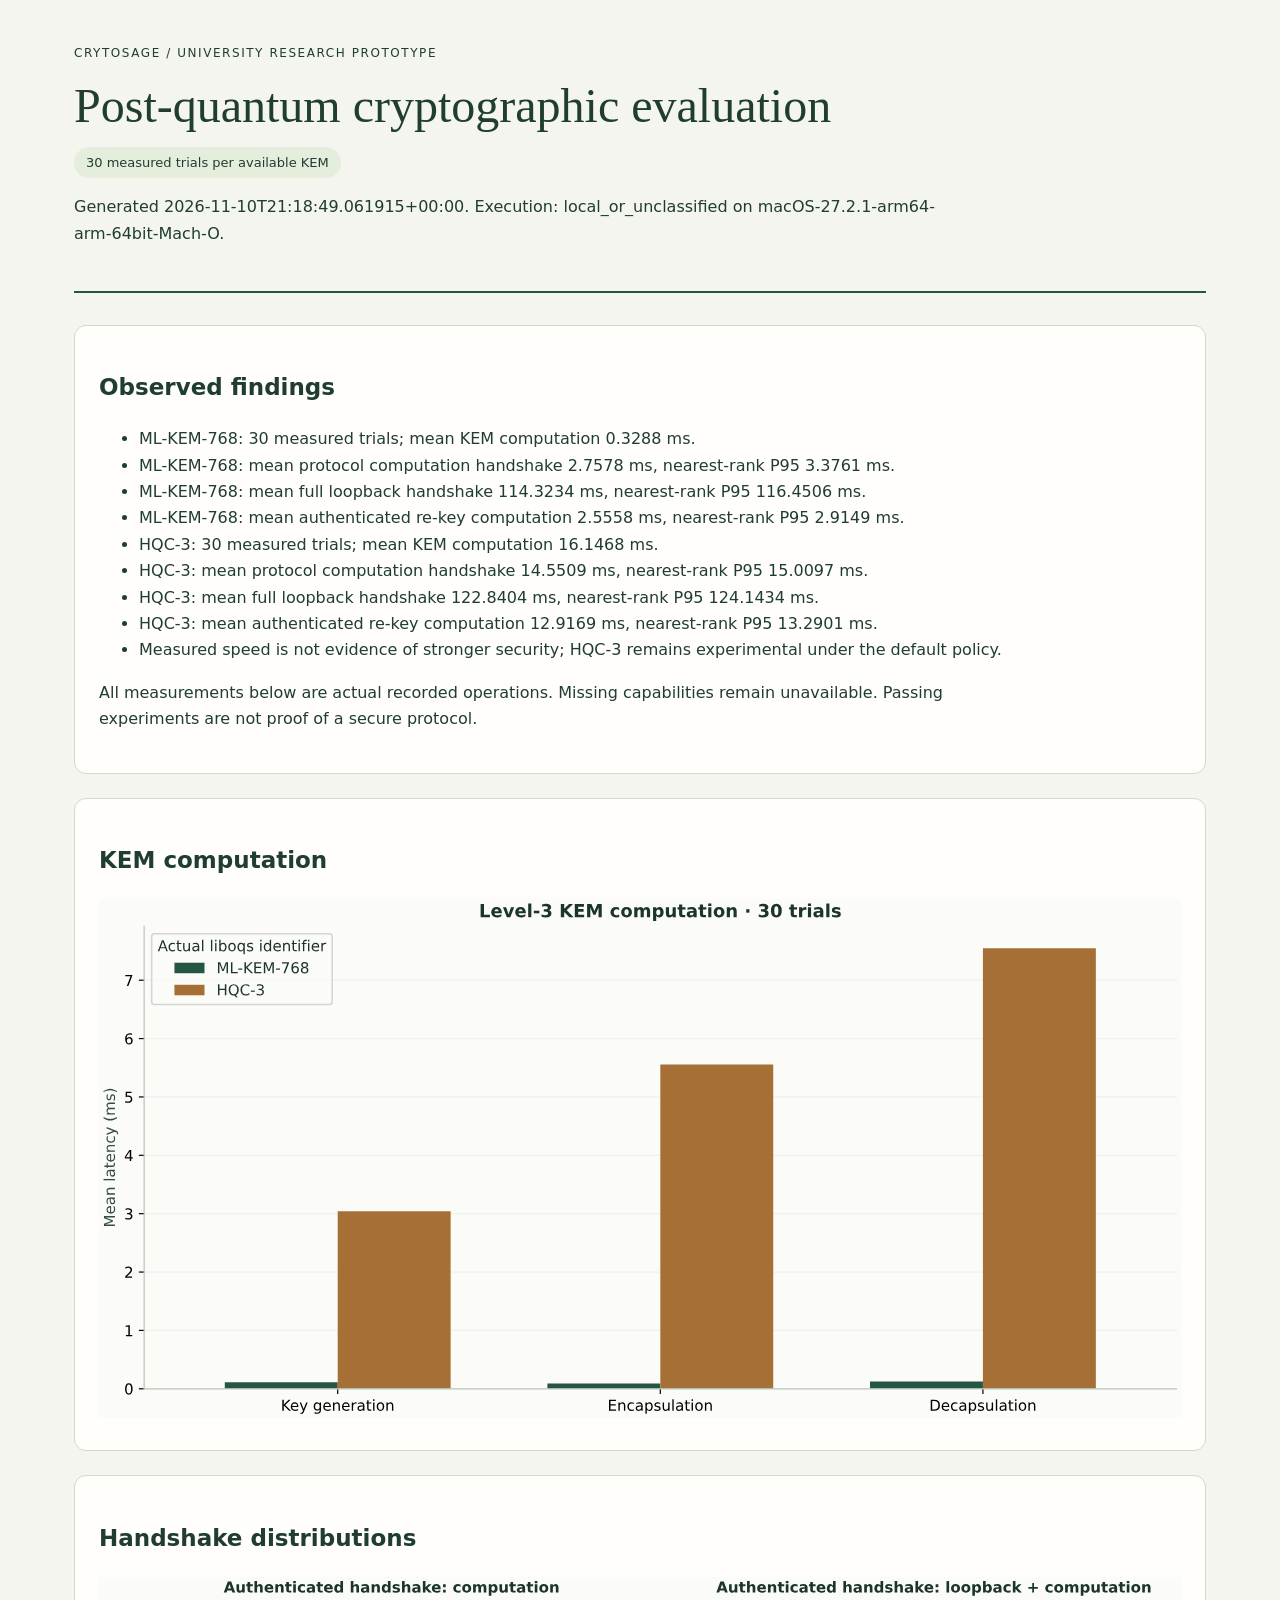
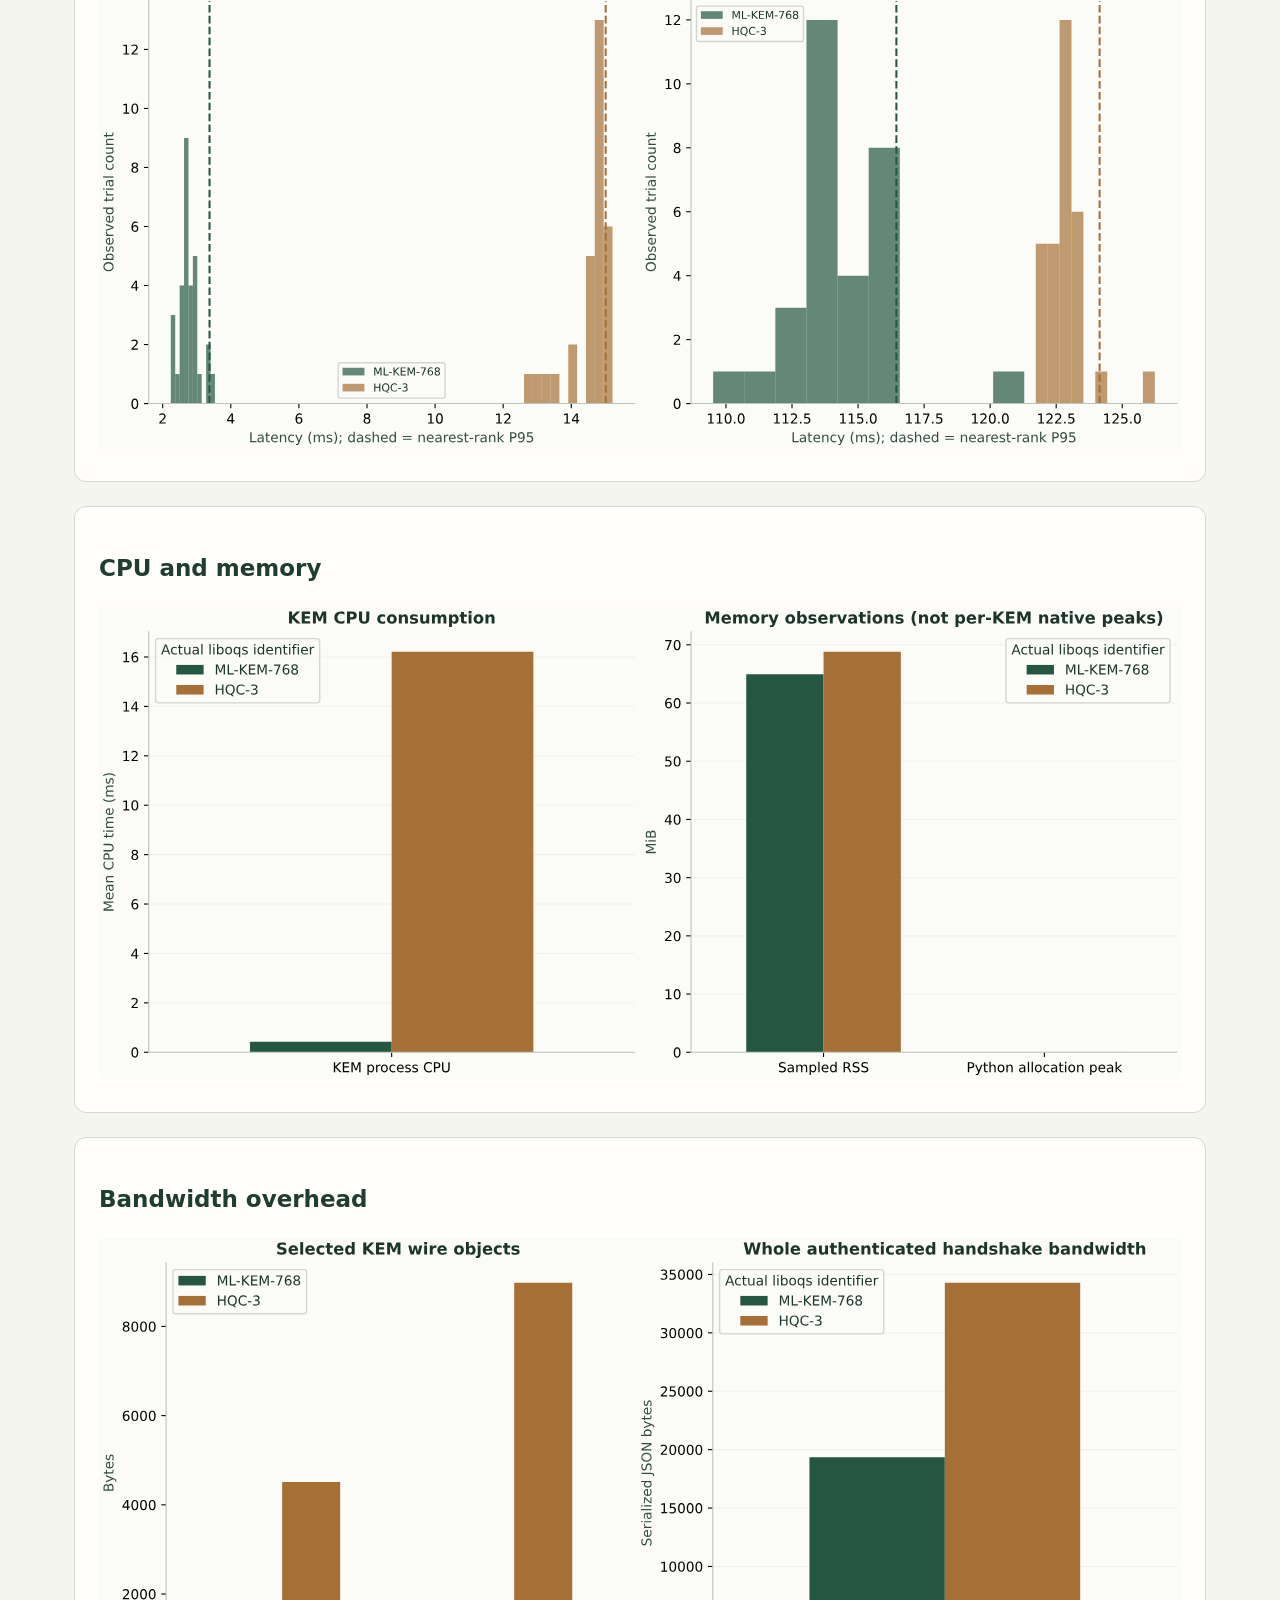
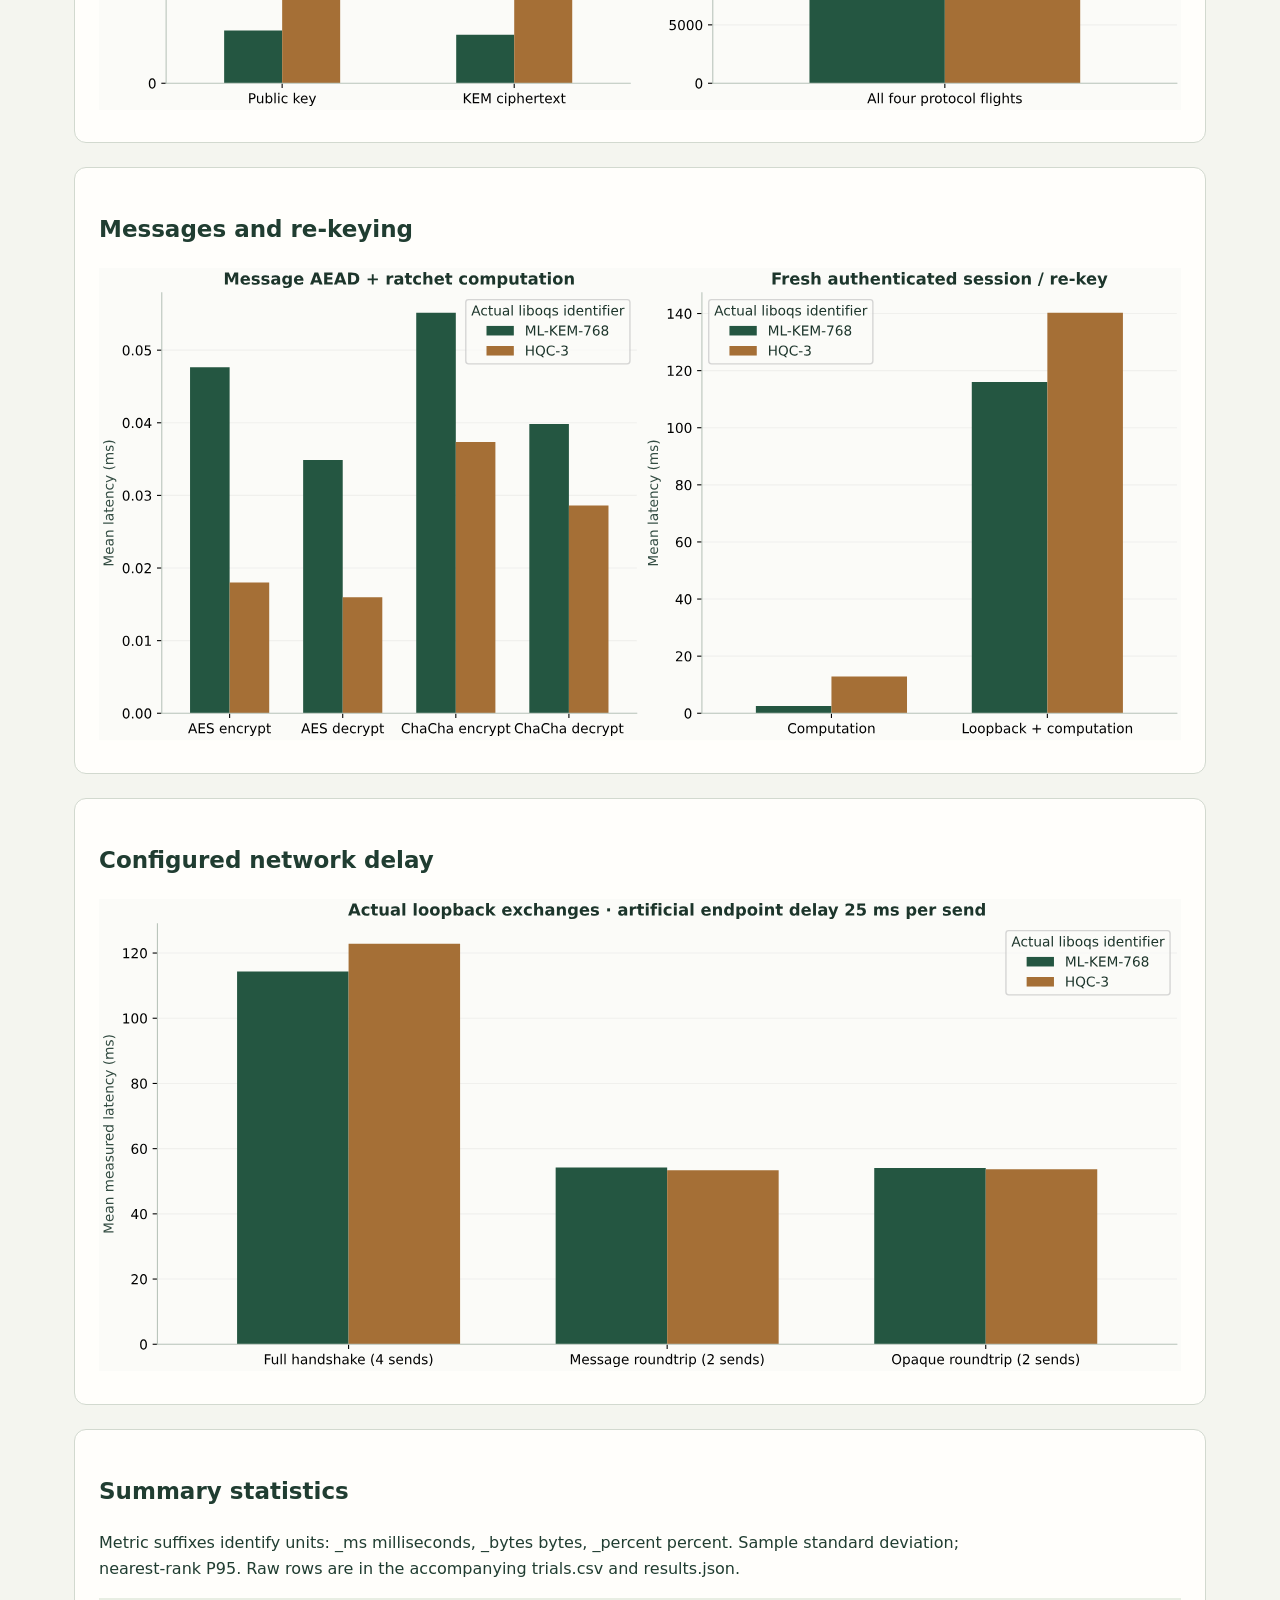
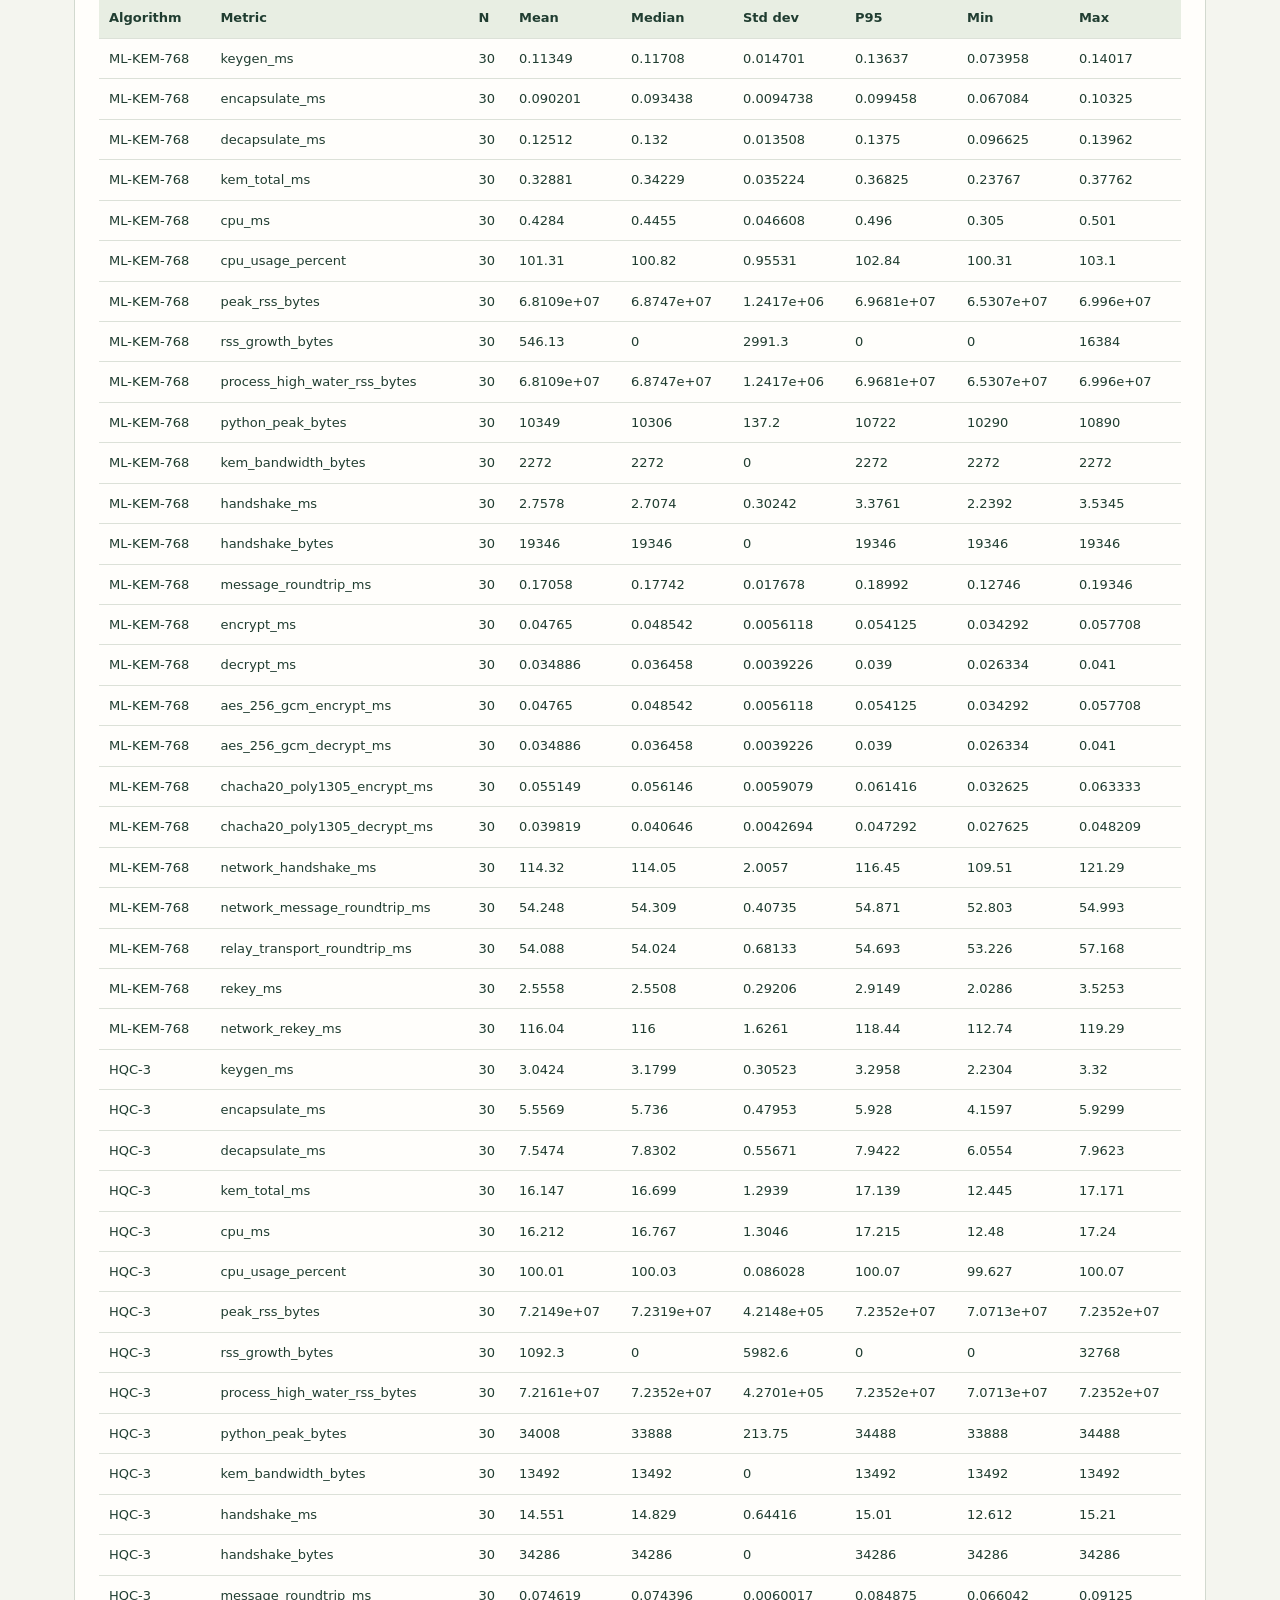
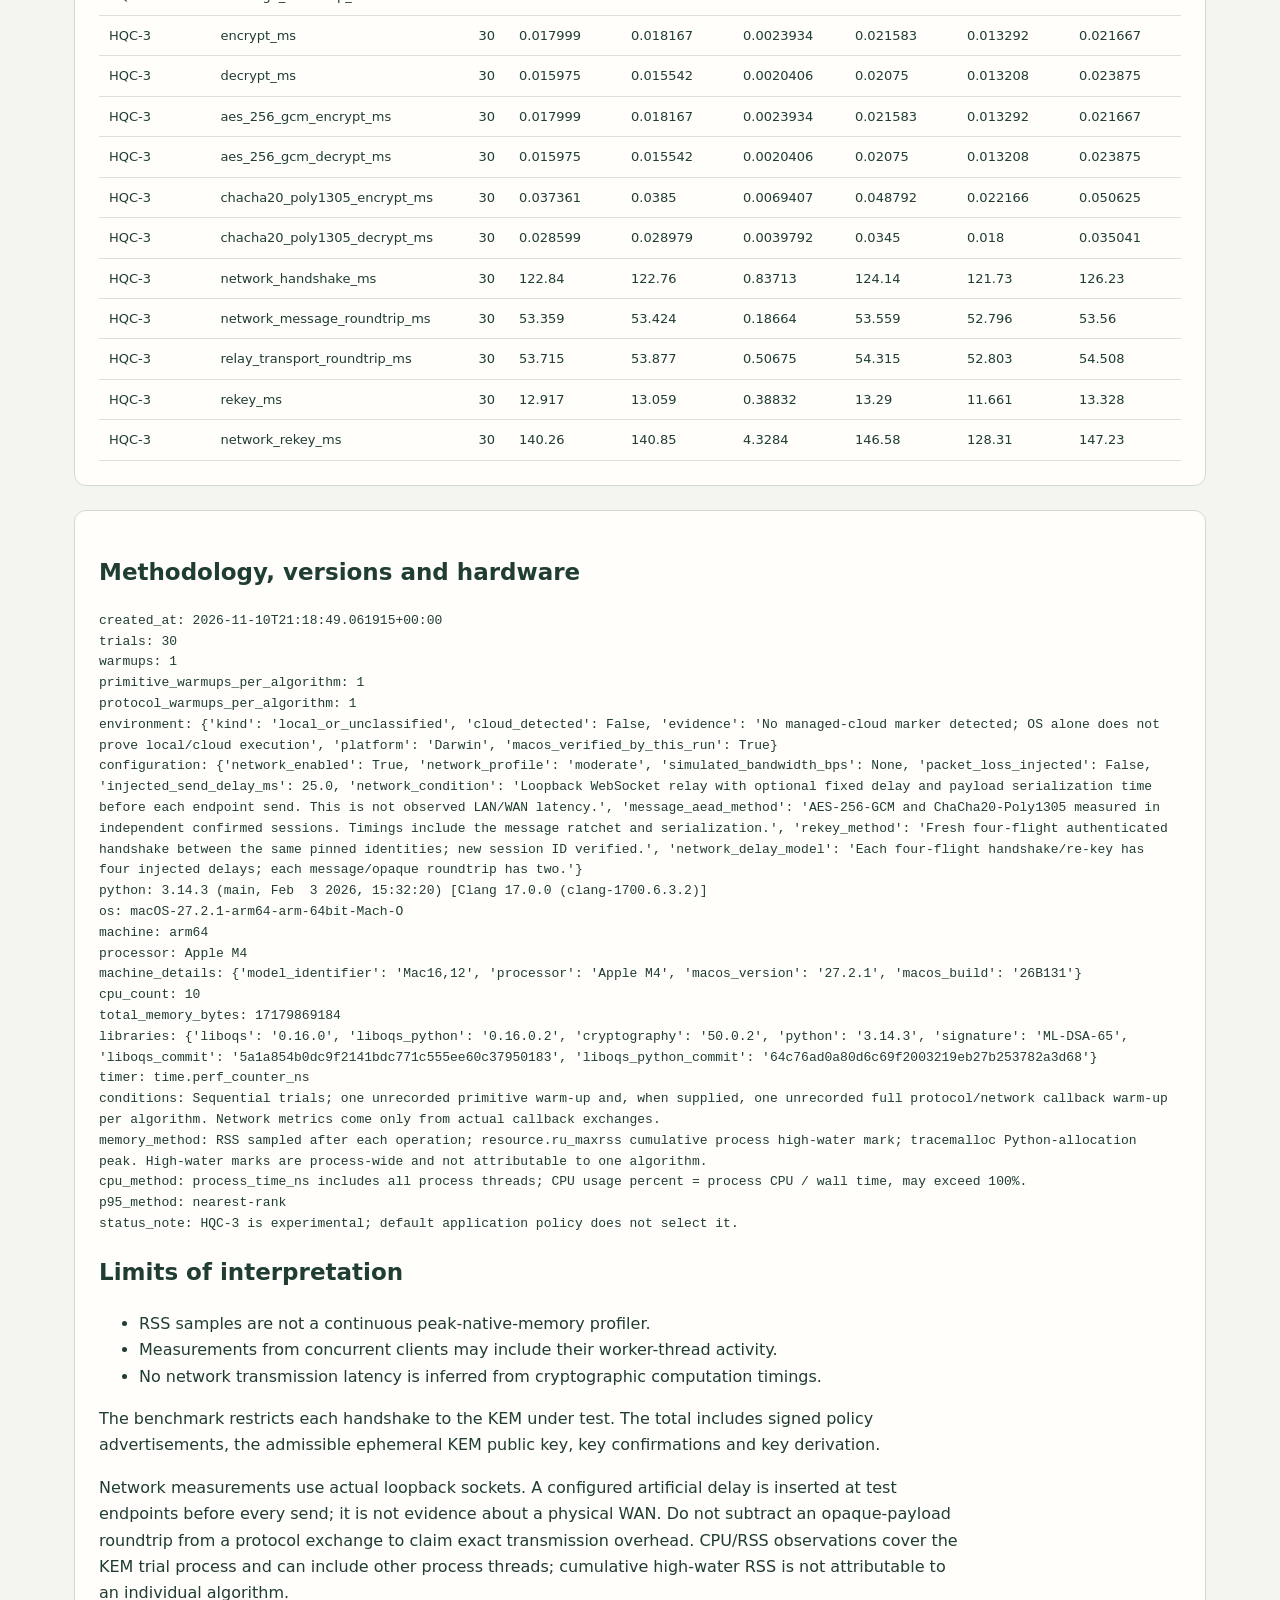
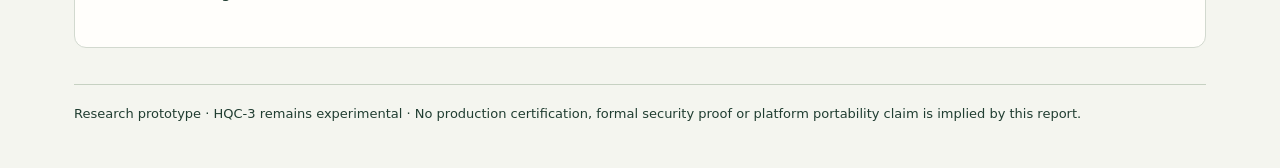
<file: reports/final/moderate/report.html>
<!doctype html><html lang="en"><head><meta charset="utf-8"><meta name="viewport" content="width=device-width,initial-scale=1">
<title>Crytosage · Cryptographic research report</title><style>
:root{color-scheme:light}*{box-sizing:border-box}body{margin:0;background:#f4f5ef;color:#203d31;font:16px/1.65 system-ui,sans-serif}main{max-width:1180px;margin:auto;padding:44px 24px}header{border-bottom:2px solid #245641;padding-bottom:28px;margin-bottom:32px}.eyebrow{letter-spacing:.13em;text-transform:uppercase;font-size:12px}h1{font:normal clamp(30px,5vw,48px)/1.15 Georgia,serif;max-width:850px;margin:14px 0}h2{font-size:23px}section{background:#fffefb;padding:24px;margin:24px 0;border:1px solid #d2d9cf;border-radius:12px}p{max-width:85ch}.chart svg{width:100%;height:auto}.chart{overflow:hidden}table{width:100%;border-collapse:collapse;font-size:13px}th,td{text-align:left;padding:9px 10px;border-bottom:1px solid #dce1d8}th{background:#e8eee3;position:sticky;top:0}pre{white-space:pre-wrap;overflow-wrap:anywhere;font:13px/1.6 ui-monospace,monospace}.scroll{overflow:auto}.badge{display:inline-block;padding:5px 12px;background:#e5eddc;border-radius:20px;font-size:13px}footer{border-top:1px solid #c6d1c2;margin-top:36px;padding-top:18px;font-size:13px}@media print{body{background:white}main{padding:0}section{break-inside:avoid}.scroll{overflow:visible}h1{font-size:34px}table{font-size:9px}th,td{padding:3px}.chart svg{max-height:420px}}
</style></head><body><main><header><div class="eyebrow">Crytosage / University research prototype</div><h1>Post-quantum cryptographic evaluation</h1><span class='badge'>30 measured trials per available KEM</span><p>Generated 2026-11-10T21:18:49.061915+00:00. Execution: local_or_unclassified on macOS-27.2.1-arm64-arm-64bit-Mach-O.</p></header><section><h2>Observed findings</h2><ul><li>ML-KEM-768: 30 measured trials; mean KEM computation 0.3288 ms.</li><li>ML-KEM-768: mean protocol computation handshake 2.7578 ms, nearest-rank P95 3.3761 ms.</li><li>ML-KEM-768: mean full loopback handshake 114.3234 ms, nearest-rank P95 116.4506 ms.</li><li>ML-KEM-768: mean authenticated re-key computation 2.5558 ms, nearest-rank P95 2.9149 ms.</li><li>HQC-3: 30 measured trials; mean KEM computation 16.1468 ms.</li><li>HQC-3: mean protocol computation handshake 14.5509 ms, nearest-rank P95 15.0097 ms.</li><li>HQC-3: mean full loopback handshake 122.8404 ms, nearest-rank P95 124.1434 ms.</li><li>HQC-3: mean authenticated re-key computation 12.9169 ms, nearest-rank P95 13.2901 ms.</li><li>Measured speed is not evidence of stronger security; HQC-3 remains experimental under the default policy.</li></ul><p>All measurements below are actual recorded operations. Missing capabilities remain unavailable. Passing experiments are not proof of a secure protocol.</p></section><section><h2>KEM computation</h2><div class="chart"><svg xmlns:xlink="http://www.w3.org/1999/xlink" width="720pt" height="345.6pt" viewBox="0 0 720 345.6" xmlns="http://www.w3.org/2000/svg" version="1.1">
 <metadata>
  <rdf:RDF xmlns:dc="http://purl.org/dc/elements/1.1/" xmlns:cc="http://creativecommons.org/ns#" xmlns:rdf="http://www.w3.org/1999/02/22-rdf-syntax-ns#">
   <cc:Work>
    <dc:type rdf:resource="http://purl.org/dc/dcmitype/StillImage"/>
    <dc:date>2026-11-11T02:49:23.440702</dc:date>
    <dc:format>image/svg+xml</dc:format>
    <dc:creator>
     <cc:Agent>
      <dc:title>Matplotlib v3.10.7, https://matplotlib.org/</dc:title>
     </cc:Agent>
    </dc:creator>
   </cc:Work>
  </rdf:RDF>
 </metadata>
 <defs>
  <style type="text/css">*{stroke-linejoin: round; stroke-linecap: butt}</style>
 </defs>
 <g id="figure_1">
  <g id="patch_1">
   <path d="M 0 345.6
L 720 345.6
L 720 0
L 0 0
z
" style="fill: #fbfbf8"/>
  </g>
  <g id="axes_1">
   <g id="patch_2">
    <path d="M 30.040865 325.921635
L 716.99976 325.921635
L 716.99976 18.118365
L 30.040865 18.118365
z
" style="fill: #fbfbf8"/>
   </g>
   <g id="matplotlib.axis_1">
    <g id="xtick_1">
     <g id="line2d_1">
      <defs>
       <path id="m21cfdc9e40" d="M 0 0
L 0 3.5
" style="stroke: #000000; stroke-width: 0.8"/>
      </defs>
      <g>
       <use xlink:href="#m21cfdc9e40" x="158.845658" y="325.921635" style="stroke: #000000; stroke-width: 0.8"/>
      </g>
     </g>
     <g id="text_1">
      <!-- Key generation -->
      <g transform="translate(120.998783 340.520072) scale(0.1 -0.1)">
       <defs>
        <path id="DejaVuSans-4b" d="M 628 4666
L 1259 4666
L 1259 2694
L 3353 4666
L 4166 4666
L 1850 2491
L 4331 0
L 3500 0
L 1259 2247
L 1259 0
L 628 0
L 628 4666
z
" transform="scale(0.015625)"/>
        <path id="DejaVuSans-65" d="M 3597 1894
L 3597 1613
L 953 1613
Q 991 1019 1311 708
Q 1631 397 2203 397
Q 2534 397 2845 478
Q 3156 559 3463 722
L 3463 178
Q 3153 47 2828 -22
Q 2503 -91 2169 -91
Q 1331 -91 842 396
Q 353 884 353 1716
Q 353 2575 817 3079
Q 1281 3584 2069 3584
Q 2775 3584 3186 3129
Q 3597 2675 3597 1894
z
M 3022 2063
Q 3016 2534 2758 2815
Q 2500 3097 2075 3097
Q 1594 3097 1305 2825
Q 1016 2553 972 2059
L 3022 2063
z
" transform="scale(0.015625)"/>
        <path id="DejaVuSans-79" d="M 2059 -325
Q 1816 -950 1584 -1140
Q 1353 -1331 966 -1331
L 506 -1331
L 506 -850
L 844 -850
Q 1081 -850 1212 -737
Q 1344 -625 1503 -206
L 1606 56
L 191 3500
L 800 3500
L 1894 763
L 2988 3500
L 3597 3500
L 2059 -325
z
" transform="scale(0.015625)"/>
        <path id="DejaVuSans-20" transform="scale(0.015625)"/>
        <path id="DejaVuSans-67" d="M 2906 1791
Q 2906 2416 2648 2759
Q 2391 3103 1925 3103
Q 1463 3103 1205 2759
Q 947 2416 947 1791
Q 947 1169 1205 825
Q 1463 481 1925 481
Q 2391 481 2648 825
Q 2906 1169 2906 1791
z
M 3481 434
Q 3481 -459 3084 -895
Q 2688 -1331 1869 -1331
Q 1566 -1331 1297 -1286
Q 1028 -1241 775 -1147
L 775 -588
Q 1028 -725 1275 -790
Q 1522 -856 1778 -856
Q 2344 -856 2625 -561
Q 2906 -266 2906 331
L 2906 616
Q 2728 306 2450 153
Q 2172 0 1784 0
Q 1141 0 747 490
Q 353 981 353 1791
Q 353 2603 747 3093
Q 1141 3584 1784 3584
Q 2172 3584 2450 3431
Q 2728 3278 2906 2969
L 2906 3500
L 3481 3500
L 3481 434
z
" transform="scale(0.015625)"/>
        <path id="DejaVuSans-6e" d="M 3513 2113
L 3513 0
L 2938 0
L 2938 2094
Q 2938 2591 2744 2837
Q 2550 3084 2163 3084
Q 1697 3084 1428 2787
Q 1159 2491 1159 1978
L 1159 0
L 581 0
L 581 3500
L 1159 3500
L 1159 2956
Q 1366 3272 1645 3428
Q 1925 3584 2291 3584
Q 2894 3584 3203 3211
Q 3513 2838 3513 2113
z
" transform="scale(0.015625)"/>
        <path id="DejaVuSans-72" d="M 2631 2963
Q 2534 3019 2420 3045
Q 2306 3072 2169 3072
Q 1681 3072 1420 2755
Q 1159 2438 1159 1844
L 1159 0
L 581 0
L 581 3500
L 1159 3500
L 1159 2956
Q 1341 3275 1631 3429
Q 1922 3584 2338 3584
Q 2397 3584 2469 3576
Q 2541 3569 2628 3553
L 2631 2963
z
" transform="scale(0.015625)"/>
        <path id="DejaVuSans-61" d="M 2194 1759
Q 1497 1759 1228 1600
Q 959 1441 959 1056
Q 959 750 1161 570
Q 1363 391 1709 391
Q 2188 391 2477 730
Q 2766 1069 2766 1631
L 2766 1759
L 2194 1759
z
M 3341 1997
L 3341 0
L 2766 0
L 2766 531
Q 2569 213 2275 61
Q 1981 -91 1556 -91
Q 1019 -91 701 211
Q 384 513 384 1019
Q 384 1609 779 1909
Q 1175 2209 1959 2209
L 2766 2209
L 2766 2266
Q 2766 2663 2505 2880
Q 2244 3097 1772 3097
Q 1472 3097 1187 3025
Q 903 2953 641 2809
L 641 3341
Q 956 3463 1253 3523
Q 1550 3584 1831 3584
Q 2591 3584 2966 3190
Q 3341 2797 3341 1997
z
" transform="scale(0.015625)"/>
        <path id="DejaVuSans-74" d="M 1172 4494
L 1172 3500
L 2356 3500
L 2356 3053
L 1172 3053
L 1172 1153
Q 1172 725 1289 603
Q 1406 481 1766 481
L 2356 481
L 2356 0
L 1766 0
Q 1100 0 847 248
Q 594 497 594 1153
L 594 3053
L 172 3053
L 172 3500
L 594 3500
L 594 4494
L 1172 4494
z
" transform="scale(0.015625)"/>
        <path id="DejaVuSans-69" d="M 603 3500
L 1178 3500
L 1178 0
L 603 0
L 603 3500
z
M 603 4863
L 1178 4863
L 1178 4134
L 603 4134
L 603 4863
z
" transform="scale(0.015625)"/>
        <path id="DejaVuSans-6f" d="M 1959 3097
Q 1497 3097 1228 2736
Q 959 2375 959 1747
Q 959 1119 1226 758
Q 1494 397 1959 397
Q 2419 397 2687 759
Q 2956 1122 2956 1747
Q 2956 2369 2687 2733
Q 2419 3097 1959 3097
z
M 1959 3584
Q 2709 3584 3137 3096
Q 3566 2609 3566 1747
Q 3566 888 3137 398
Q 2709 -91 1959 -91
Q 1206 -91 779 398
Q 353 888 353 1747
Q 353 2609 779 3096
Q 1206 3584 1959 3584
z
" transform="scale(0.015625)"/>
       </defs>
       <use xlink:href="#DejaVuSans-4b"/>
       <use xlink:href="#DejaVuSans-65" transform="translate(60.576172 0)"/>
       <use xlink:href="#DejaVuSans-79" transform="translate(122.099609 0)"/>
       <use xlink:href="#DejaVuSans-20" transform="translate(181.279297 0)"/>
       <use xlink:href="#DejaVuSans-67" transform="translate(213.066406 0)"/>
       <use xlink:href="#DejaVuSans-65" transform="translate(276.542969 0)"/>
       <use xlink:href="#DejaVuSans-6e" transform="translate(338.066406 0)"/>
       <use xlink:href="#DejaVuSans-65" transform="translate(401.445312 0)"/>
       <use xlink:href="#DejaVuSans-72" transform="translate(462.96875 0)"/>
       <use xlink:href="#DejaVuSans-61" transform="translate(504.082031 0)"/>
       <use xlink:href="#DejaVuSans-74" transform="translate(565.361328 0)"/>
       <use xlink:href="#DejaVuSans-69" transform="translate(604.570312 0)"/>
       <use xlink:href="#DejaVuSans-6f" transform="translate(632.353516 0)"/>
       <use xlink:href="#DejaVuSans-6e" transform="translate(693.535156 0)"/>
      </g>
     </g>
    </g>
    <g id="xtick_2">
     <g id="line2d_2">
      <g>
       <use xlink:href="#m21cfdc9e40" x="373.520312" y="325.921635" style="stroke: #000000; stroke-width: 0.8"/>
      </g>
     </g>
     <g id="text_2">
      <!-- Encapsulation -->
      <g transform="translate(338.400781 340.520072) scale(0.1 -0.1)">
       <defs>
        <path id="DejaVuSans-45" d="M 628 4666
L 3578 4666
L 3578 4134
L 1259 4134
L 1259 2753
L 3481 2753
L 3481 2222
L 1259 2222
L 1259 531
L 3634 531
L 3634 0
L 628 0
L 628 4666
z
" transform="scale(0.015625)"/>
        <path id="DejaVuSans-63" d="M 3122 3366
L 3122 2828
Q 2878 2963 2633 3030
Q 2388 3097 2138 3097
Q 1578 3097 1268 2742
Q 959 2388 959 1747
Q 959 1106 1268 751
Q 1578 397 2138 397
Q 2388 397 2633 464
Q 2878 531 3122 666
L 3122 134
Q 2881 22 2623 -34
Q 2366 -91 2075 -91
Q 1284 -91 818 406
Q 353 903 353 1747
Q 353 2603 823 3093
Q 1294 3584 2113 3584
Q 2378 3584 2631 3529
Q 2884 3475 3122 3366
z
" transform="scale(0.015625)"/>
        <path id="DejaVuSans-70" d="M 1159 525
L 1159 -1331
L 581 -1331
L 581 3500
L 1159 3500
L 1159 2969
Q 1341 3281 1617 3432
Q 1894 3584 2278 3584
Q 2916 3584 3314 3078
Q 3713 2572 3713 1747
Q 3713 922 3314 415
Q 2916 -91 2278 -91
Q 1894 -91 1617 61
Q 1341 213 1159 525
z
M 3116 1747
Q 3116 2381 2855 2742
Q 2594 3103 2138 3103
Q 1681 3103 1420 2742
Q 1159 2381 1159 1747
Q 1159 1113 1420 752
Q 1681 391 2138 391
Q 2594 391 2855 752
Q 3116 1113 3116 1747
z
" transform="scale(0.015625)"/>
        <path id="DejaVuSans-73" d="M 2834 3397
L 2834 2853
Q 2591 2978 2328 3040
Q 2066 3103 1784 3103
Q 1356 3103 1142 2972
Q 928 2841 928 2578
Q 928 2378 1081 2264
Q 1234 2150 1697 2047
L 1894 2003
Q 2506 1872 2764 1633
Q 3022 1394 3022 966
Q 3022 478 2636 193
Q 2250 -91 1575 -91
Q 1294 -91 989 -36
Q 684 19 347 128
L 347 722
Q 666 556 975 473
Q 1284 391 1588 391
Q 1994 391 2212 530
Q 2431 669 2431 922
Q 2431 1156 2273 1281
Q 2116 1406 1581 1522
L 1381 1569
Q 847 1681 609 1914
Q 372 2147 372 2553
Q 372 3047 722 3315
Q 1072 3584 1716 3584
Q 2034 3584 2315 3537
Q 2597 3491 2834 3397
z
" transform="scale(0.015625)"/>
        <path id="DejaVuSans-75" d="M 544 1381
L 544 3500
L 1119 3500
L 1119 1403
Q 1119 906 1312 657
Q 1506 409 1894 409
Q 2359 409 2629 706
Q 2900 1003 2900 1516
L 2900 3500
L 3475 3500
L 3475 0
L 2900 0
L 2900 538
Q 2691 219 2414 64
Q 2138 -91 1772 -91
Q 1169 -91 856 284
Q 544 659 544 1381
z
M 1991 3584
L 1991 3584
z
" transform="scale(0.015625)"/>
        <path id="DejaVuSans-6c" d="M 603 4863
L 1178 4863
L 1178 0
L 603 0
L 603 4863
z
" transform="scale(0.015625)"/>
       </defs>
       <use xlink:href="#DejaVuSans-45"/>
       <use xlink:href="#DejaVuSans-6e" transform="translate(63.183594 0)"/>
       <use xlink:href="#DejaVuSans-63" transform="translate(126.5625 0)"/>
       <use xlink:href="#DejaVuSans-61" transform="translate(181.542969 0)"/>
       <use xlink:href="#DejaVuSans-70" transform="translate(242.822266 0)"/>
       <use xlink:href="#DejaVuSans-73" transform="translate(306.298828 0)"/>
       <use xlink:href="#DejaVuSans-75" transform="translate(358.398438 0)"/>
       <use xlink:href="#DejaVuSans-6c" transform="translate(421.777344 0)"/>
       <use xlink:href="#DejaVuSans-61" transform="translate(449.560547 0)"/>
       <use xlink:href="#DejaVuSans-74" transform="translate(510.839844 0)"/>
       <use xlink:href="#DejaVuSans-69" transform="translate(550.048828 0)"/>
       <use xlink:href="#DejaVuSans-6f" transform="translate(577.832031 0)"/>
       <use xlink:href="#DejaVuSans-6e" transform="translate(639.013672 0)"/>
      </g>
     </g>
    </g>
    <g id="xtick_3">
     <g id="line2d_3">
      <g>
       <use xlink:href="#m21cfdc9e40" x="588.194967" y="325.921635" style="stroke: #000000; stroke-width: 0.8"/>
      </g>
     </g>
     <g id="text_3">
      <!-- Decapsulation -->
      <g transform="translate(552.476998 340.520072) scale(0.1 -0.1)">
       <defs>
        <path id="DejaVuSans-44" d="M 1259 4147
L 1259 519
L 2022 519
Q 2988 519 3436 956
Q 3884 1394 3884 2338
Q 3884 3275 3436 3711
Q 2988 4147 2022 4147
L 1259 4147
z
M 628 4666
L 1925 4666
Q 3281 4666 3915 4102
Q 4550 3538 4550 2338
Q 4550 1131 3912 565
Q 3275 0 1925 0
L 628 0
L 628 4666
z
" transform="scale(0.015625)"/>
       </defs>
       <use xlink:href="#DejaVuSans-44"/>
       <use xlink:href="#DejaVuSans-65" transform="translate(77.001953 0)"/>
       <use xlink:href="#DejaVuSans-63" transform="translate(138.525391 0)"/>
       <use xlink:href="#DejaVuSans-61" transform="translate(193.505859 0)"/>
       <use xlink:href="#DejaVuSans-70" transform="translate(254.785156 0)"/>
       <use xlink:href="#DejaVuSans-73" transform="translate(318.261719 0)"/>
       <use xlink:href="#DejaVuSans-75" transform="translate(370.361328 0)"/>
       <use xlink:href="#DejaVuSans-6c" transform="translate(433.740234 0)"/>
       <use xlink:href="#DejaVuSans-61" transform="translate(461.523438 0)"/>
       <use xlink:href="#DejaVuSans-74" transform="translate(522.802734 0)"/>
       <use xlink:href="#DejaVuSans-69" transform="translate(562.011719 0)"/>
       <use xlink:href="#DejaVuSans-6f" transform="translate(589.794922 0)"/>
       <use xlink:href="#DejaVuSans-6e" transform="translate(650.976562 0)"/>
      </g>
     </g>
    </g>
   </g>
   <g id="matplotlib.axis_2">
    <g id="ytick_1">
     <g id="line2d_4">
      <path d="M 30.040865 325.921635
L 716.99976 325.921635
" clip-path="url(#pb278db8e0f)" style="fill: none; stroke: #b0b0b0; stroke-opacity: 0.15; stroke-width: 0.8; stroke-linecap: square"/>
     </g>
     <g id="line2d_5">
      <defs>
       <path id="m6ab3dcb1dc" d="M 0 0
L -3.5 0
" style="stroke: #000000; stroke-width: 0.8"/>
      </defs>
      <g>
       <use xlink:href="#m6ab3dcb1dc" x="30.040865" y="325.921635" style="stroke: #000000; stroke-width: 0.8"/>
      </g>
     </g>
     <g id="text_4">
      <!-- 0 -->
      <g transform="translate(16.678365 329.720854) scale(0.1 -0.1)">
       <defs>
        <path id="DejaVuSans-30" d="M 2034 4250
Q 1547 4250 1301 3770
Q 1056 3291 1056 2328
Q 1056 1369 1301 889
Q 1547 409 2034 409
Q 2525 409 2770 889
Q 3016 1369 3016 2328
Q 3016 3291 2770 3770
Q 2525 4250 2034 4250
z
M 2034 4750
Q 2819 4750 3233 4129
Q 3647 3509 3647 2328
Q 3647 1150 3233 529
Q 2819 -91 2034 -91
Q 1250 -91 836 529
Q 422 1150 422 2328
Q 422 3509 836 4129
Q 1250 4750 2034 4750
z
" transform="scale(0.015625)"/>
       </defs>
       <use xlink:href="#DejaVuSans-30"/>
      </g>
     </g>
    </g>
    <g id="ytick_2">
     <g id="line2d_6">
      <path d="M 30.040865 287.081064
L 716.99976 287.081064
" clip-path="url(#pb278db8e0f)" style="fill: none; stroke: #b0b0b0; stroke-opacity: 0.15; stroke-width: 0.8; stroke-linecap: square"/>
     </g>
     <g id="line2d_7">
      <g>
       <use xlink:href="#m6ab3dcb1dc" x="30.040865" y="287.081064" style="stroke: #000000; stroke-width: 0.8"/>
      </g>
     </g>
     <g id="text_5">
      <!-- 1 -->
      <g transform="translate(16.678365 290.880283) scale(0.1 -0.1)">
       <defs>
        <path id="DejaVuSans-31" d="M 794 531
L 1825 531
L 1825 4091
L 703 3866
L 703 4441
L 1819 4666
L 2450 4666
L 2450 531
L 3481 531
L 3481 0
L 794 0
L 794 531
z
" transform="scale(0.015625)"/>
       </defs>
       <use xlink:href="#DejaVuSans-31"/>
      </g>
     </g>
    </g>
    <g id="ytick_3">
     <g id="line2d_8">
      <path d="M 30.040865 248.240493
L 716.99976 248.240493
" clip-path="url(#pb278db8e0f)" style="fill: none; stroke: #b0b0b0; stroke-opacity: 0.15; stroke-width: 0.8; stroke-linecap: square"/>
     </g>
     <g id="line2d_9">
      <g>
       <use xlink:href="#m6ab3dcb1dc" x="30.040865" y="248.240493" style="stroke: #000000; stroke-width: 0.8"/>
      </g>
     </g>
     <g id="text_6">
      <!-- 2 -->
      <g transform="translate(16.678365 252.039712) scale(0.1 -0.1)">
       <defs>
        <path id="DejaVuSans-32" d="M 1228 531
L 3431 531
L 3431 0
L 469 0
L 469 531
Q 828 903 1448 1529
Q 2069 2156 2228 2338
Q 2531 2678 2651 2914
Q 2772 3150 2772 3378
Q 2772 3750 2511 3984
Q 2250 4219 1831 4219
Q 1534 4219 1204 4116
Q 875 4013 500 3803
L 500 4441
Q 881 4594 1212 4672
Q 1544 4750 1819 4750
Q 2544 4750 2975 4387
Q 3406 4025 3406 3419
Q 3406 3131 3298 2873
Q 3191 2616 2906 2266
Q 2828 2175 2409 1742
Q 1991 1309 1228 531
z
" transform="scale(0.015625)"/>
       </defs>
       <use xlink:href="#DejaVuSans-32"/>
      </g>
     </g>
    </g>
    <g id="ytick_4">
     <g id="line2d_10">
      <path d="M 30.040865 209.399922
L 716.99976 209.399922
" clip-path="url(#pb278db8e0f)" style="fill: none; stroke: #b0b0b0; stroke-opacity: 0.15; stroke-width: 0.8; stroke-linecap: square"/>
     </g>
     <g id="line2d_11">
      <g>
       <use xlink:href="#m6ab3dcb1dc" x="30.040865" y="209.399922" style="stroke: #000000; stroke-width: 0.8"/>
      </g>
     </g>
     <g id="text_7">
      <!-- 3 -->
      <g transform="translate(16.678365 213.199141) scale(0.1 -0.1)">
       <defs>
        <path id="DejaVuSans-33" d="M 2597 2516
Q 3050 2419 3304 2112
Q 3559 1806 3559 1356
Q 3559 666 3084 287
Q 2609 -91 1734 -91
Q 1441 -91 1130 -33
Q 819 25 488 141
L 488 750
Q 750 597 1062 519
Q 1375 441 1716 441
Q 2309 441 2620 675
Q 2931 909 2931 1356
Q 2931 1769 2642 2001
Q 2353 2234 1838 2234
L 1294 2234
L 1294 2753
L 1863 2753
Q 2328 2753 2575 2939
Q 2822 3125 2822 3475
Q 2822 3834 2567 4026
Q 2313 4219 1838 4219
Q 1578 4219 1281 4162
Q 984 4106 628 3988
L 628 4550
Q 988 4650 1302 4700
Q 1616 4750 1894 4750
Q 2613 4750 3031 4423
Q 3450 4097 3450 3541
Q 3450 3153 3228 2886
Q 3006 2619 2597 2516
z
" transform="scale(0.015625)"/>
       </defs>
       <use xlink:href="#DejaVuSans-33"/>
      </g>
     </g>
    </g>
    <g id="ytick_5">
     <g id="line2d_12">
      <path d="M 30.040865 170.559351
L 716.99976 170.559351
" clip-path="url(#pb278db8e0f)" style="fill: none; stroke: #b0b0b0; stroke-opacity: 0.15; stroke-width: 0.8; stroke-linecap: square"/>
     </g>
     <g id="line2d_13">
      <g>
       <use xlink:href="#m6ab3dcb1dc" x="30.040865" y="170.559351" style="stroke: #000000; stroke-width: 0.8"/>
      </g>
     </g>
     <g id="text_8">
      <!-- 4 -->
      <g transform="translate(16.678365 174.35857) scale(0.1 -0.1)">
       <defs>
        <path id="DejaVuSans-34" d="M 2419 4116
L 825 1625
L 2419 1625
L 2419 4116
z
M 2253 4666
L 3047 4666
L 3047 1625
L 3713 1625
L 3713 1100
L 3047 1100
L 3047 0
L 2419 0
L 2419 1100
L 313 1100
L 313 1709
L 2253 4666
z
" transform="scale(0.015625)"/>
       </defs>
       <use xlink:href="#DejaVuSans-34"/>
      </g>
     </g>
    </g>
    <g id="ytick_6">
     <g id="line2d_14">
      <path d="M 30.040865 131.71878
L 716.99976 131.71878
" clip-path="url(#pb278db8e0f)" style="fill: none; stroke: #b0b0b0; stroke-opacity: 0.15; stroke-width: 0.8; stroke-linecap: square"/>
     </g>
     <g id="line2d_15">
      <g>
       <use xlink:href="#m6ab3dcb1dc" x="30.040865" y="131.71878" style="stroke: #000000; stroke-width: 0.8"/>
      </g>
     </g>
     <g id="text_9">
      <!-- 5 -->
      <g transform="translate(16.678365 135.517999) scale(0.1 -0.1)">
       <defs>
        <path id="DejaVuSans-35" d="M 691 4666
L 3169 4666
L 3169 4134
L 1269 4134
L 1269 2991
Q 1406 3038 1543 3061
Q 1681 3084 1819 3084
Q 2600 3084 3056 2656
Q 3513 2228 3513 1497
Q 3513 744 3044 326
Q 2575 -91 1722 -91
Q 1428 -91 1123 -41
Q 819 9 494 109
L 494 744
Q 775 591 1075 516
Q 1375 441 1709 441
Q 2250 441 2565 725
Q 2881 1009 2881 1497
Q 2881 1984 2565 2268
Q 2250 2553 1709 2553
Q 1456 2553 1204 2497
Q 953 2441 691 2322
L 691 4666
z
" transform="scale(0.015625)"/>
       </defs>
       <use xlink:href="#DejaVuSans-35"/>
      </g>
     </g>
    </g>
    <g id="ytick_7">
     <g id="line2d_16">
      <path d="M 30.040865 92.878209
L 716.99976 92.878209
" clip-path="url(#pb278db8e0f)" style="fill: none; stroke: #b0b0b0; stroke-opacity: 0.15; stroke-width: 0.8; stroke-linecap: square"/>
     </g>
     <g id="line2d_17">
      <g>
       <use xlink:href="#m6ab3dcb1dc" x="30.040865" y="92.878209" style="stroke: #000000; stroke-width: 0.8"/>
      </g>
     </g>
     <g id="text_10">
      <!-- 6 -->
      <g transform="translate(16.678365 96.677428) scale(0.1 -0.1)">
       <defs>
        <path id="DejaVuSans-36" d="M 2113 2584
Q 1688 2584 1439 2293
Q 1191 2003 1191 1497
Q 1191 994 1439 701
Q 1688 409 2113 409
Q 2538 409 2786 701
Q 3034 994 3034 1497
Q 3034 2003 2786 2293
Q 2538 2584 2113 2584
z
M 3366 4563
L 3366 3988
Q 3128 4100 2886 4159
Q 2644 4219 2406 4219
Q 1781 4219 1451 3797
Q 1122 3375 1075 2522
Q 1259 2794 1537 2939
Q 1816 3084 2150 3084
Q 2853 3084 3261 2657
Q 3669 2231 3669 1497
Q 3669 778 3244 343
Q 2819 -91 2113 -91
Q 1303 -91 875 529
Q 447 1150 447 2328
Q 447 3434 972 4092
Q 1497 4750 2381 4750
Q 2619 4750 2861 4703
Q 3103 4656 3366 4563
z
" transform="scale(0.015625)"/>
       </defs>
       <use xlink:href="#DejaVuSans-36"/>
      </g>
     </g>
    </g>
    <g id="ytick_8">
     <g id="line2d_18">
      <path d="M 30.040865 54.037638
L 716.99976 54.037638
" clip-path="url(#pb278db8e0f)" style="fill: none; stroke: #b0b0b0; stroke-opacity: 0.15; stroke-width: 0.8; stroke-linecap: square"/>
     </g>
     <g id="line2d_19">
      <g>
       <use xlink:href="#m6ab3dcb1dc" x="30.040865" y="54.037638" style="stroke: #000000; stroke-width: 0.8"/>
      </g>
     </g>
     <g id="text_11">
      <!-- 7 -->
      <g transform="translate(16.678365 57.836857) scale(0.1 -0.1)">
       <defs>
        <path id="DejaVuSans-37" d="M 525 4666
L 3525 4666
L 3525 4397
L 1831 0
L 1172 0
L 2766 4134
L 525 4134
L 525 4666
z
" transform="scale(0.015625)"/>
       </defs>
       <use xlink:href="#DejaVuSans-37"/>
      </g>
     </g>
    </g>
    <g id="text_12">
     <!-- Mean latency (ms) -->
     <g style="fill: #334c42" transform="translate(10.598677 218.565312) rotate(-90) scale(0.1 -0.1)">
      <defs>
       <path id="DejaVuSans-4d" d="M 628 4666
L 1569 4666
L 2759 1491
L 3956 4666
L 4897 4666
L 4897 0
L 4281 0
L 4281 4097
L 3078 897
L 2444 897
L 1241 4097
L 1241 0
L 628 0
L 628 4666
z
" transform="scale(0.015625)"/>
       <path id="DejaVuSans-28" d="M 1984 4856
Q 1566 4138 1362 3434
Q 1159 2731 1159 2009
Q 1159 1288 1364 580
Q 1569 -128 1984 -844
L 1484 -844
Q 1016 -109 783 600
Q 550 1309 550 2009
Q 550 2706 781 3412
Q 1013 4119 1484 4856
L 1984 4856
z
" transform="scale(0.015625)"/>
       <path id="DejaVuSans-6d" d="M 3328 2828
Q 3544 3216 3844 3400
Q 4144 3584 4550 3584
Q 5097 3584 5394 3201
Q 5691 2819 5691 2113
L 5691 0
L 5113 0
L 5113 2094
Q 5113 2597 4934 2840
Q 4756 3084 4391 3084
Q 3944 3084 3684 2787
Q 3425 2491 3425 1978
L 3425 0
L 2847 0
L 2847 2094
Q 2847 2600 2669 2842
Q 2491 3084 2119 3084
Q 1678 3084 1418 2786
Q 1159 2488 1159 1978
L 1159 0
L 581 0
L 581 3500
L 1159 3500
L 1159 2956
Q 1356 3278 1631 3431
Q 1906 3584 2284 3584
Q 2666 3584 2933 3390
Q 3200 3197 3328 2828
z
" transform="scale(0.015625)"/>
       <path id="DejaVuSans-29" d="M 513 4856
L 1013 4856
Q 1481 4119 1714 3412
Q 1947 2706 1947 2009
Q 1947 1309 1714 600
Q 1481 -109 1013 -844
L 513 -844
Q 928 -128 1133 580
Q 1338 1288 1338 2009
Q 1338 2731 1133 3434
Q 928 4138 513 4856
z
" transform="scale(0.015625)"/>
      </defs>
      <use xlink:href="#DejaVuSans-4d"/>
      <use xlink:href="#DejaVuSans-65" transform="translate(86.279297 0)"/>
      <use xlink:href="#DejaVuSans-61" transform="translate(147.802734 0)"/>
      <use xlink:href="#DejaVuSans-6e" transform="translate(209.082031 0)"/>
      <use xlink:href="#DejaVuSans-20" transform="translate(272.460938 0)"/>
      <use xlink:href="#DejaVuSans-6c" transform="translate(304.248047 0)"/>
      <use xlink:href="#DejaVuSans-61" transform="translate(332.03125 0)"/>
      <use xlink:href="#DejaVuSans-74" transform="translate(393.310547 0)"/>
      <use xlink:href="#DejaVuSans-65" transform="translate(432.519531 0)"/>
      <use xlink:href="#DejaVuSans-6e" transform="translate(494.042969 0)"/>
      <use xlink:href="#DejaVuSans-63" transform="translate(557.421875 0)"/>
      <use xlink:href="#DejaVuSans-79" transform="translate(612.402344 0)"/>
      <use xlink:href="#DejaVuSans-20" transform="translate(671.582031 0)"/>
      <use xlink:href="#DejaVuSans-28" transform="translate(703.369141 0)"/>
      <use xlink:href="#DejaVuSans-6d" transform="translate(742.382812 0)"/>
      <use xlink:href="#DejaVuSans-73" transform="translate(839.794922 0)"/>
      <use xlink:href="#DejaVuSans-29" transform="translate(891.894531 0)"/>
     </g>
    </g>
   </g>
   <g id="patch_3">
    <path d="M 83.709529 325.921635
L 158.845658 325.921635
L 158.845658 321.513449
L 83.709529 321.513449
z
" clip-path="url(#pb278db8e0f)" style="fill: #245641"/>
   </g>
   <g id="patch_4">
    <path d="M 298.384183 325.921635
L 373.520312 325.921635
L 373.520312 322.418161
L 298.384183 322.418161
z
" clip-path="url(#pb278db8e0f)" style="fill: #245641"/>
   </g>
   <g id="patch_5">
    <path d="M 513.058838 325.921635
L 588.194967 325.921635
L 588.194967 321.061975
L 513.058838 321.061975
z
" clip-path="url(#pb278db8e0f)" style="fill: #245641"/>
   </g>
   <g id="patch_6">
    <path d="M 158.845658 325.921635
L 233.981787 325.921635
L 233.981787 207.752974
L 158.845658 207.752974
z
" clip-path="url(#pb278db8e0f)" style="fill: #a56f36"/>
   </g>
   <g id="patch_7">
    <path d="M 373.520312 325.921635
L 448.656442 325.921635
L 448.656442 110.086901
L 373.520312 110.086901
z
" clip-path="url(#pb278db8e0f)" style="fill: #a56f36"/>
   </g>
   <g id="patch_8">
    <path d="M 588.194967 325.921635
L 663.331096 325.921635
L 663.331096 32.775664
L 588.194967 32.775664
z
" clip-path="url(#pb278db8e0f)" style="fill: #a56f36"/>
   </g>
   <g id="patch_9">
    <path d="M 30.040865 325.921635
L 30.040865 18.118365
" style="fill: none; stroke: #b9c4bb; stroke-width: 0.8; stroke-linejoin: miter; stroke-linecap: square"/>
   </g>
   <g id="patch_10">
    <path d="M 30.040865 325.921635
L 716.99976 325.921635
" style="fill: none; stroke: #b9c4bb; stroke-width: 0.8; stroke-linejoin: miter; stroke-linecap: square"/>
   </g>
   <g id="text_13">
    <!-- Level-3 KEM computation · 30 trials -->
    <g style="fill: #1c352b" transform="translate(252.841562 12.118365) scale(0.12 -0.12)">
     <defs>
      <path id="DejaVuSans-Bold-4c" d="M 588 4666
L 1791 4666
L 1791 909
L 3903 909
L 3903 0
L 588 0
L 588 4666
z
" transform="scale(0.015625)"/>
      <path id="DejaVuSans-Bold-65" d="M 4031 1759
L 4031 1441
L 1416 1441
Q 1456 1047 1700 850
Q 1944 653 2381 653
Q 2734 653 3104 758
Q 3475 863 3866 1075
L 3866 213
Q 3469 63 3072 -14
Q 2675 -91 2278 -91
Q 1328 -91 801 392
Q 275 875 275 1747
Q 275 2603 792 3093
Q 1309 3584 2216 3584
Q 3041 3584 3536 3087
Q 4031 2591 4031 1759
z
M 2881 2131
Q 2881 2450 2695 2645
Q 2509 2841 2209 2841
Q 1884 2841 1681 2658
Q 1478 2475 1428 2131
L 2881 2131
z
" transform="scale(0.015625)"/>
      <path id="DejaVuSans-Bold-76" d="M 97 3500
L 1216 3500
L 2088 1081
L 2956 3500
L 4078 3500
L 2700 0
L 1472 0
L 97 3500
z
" transform="scale(0.015625)"/>
      <path id="DejaVuSans-Bold-6c" d="M 538 4863
L 1656 4863
L 1656 0
L 538 0
L 538 4863
z
" transform="scale(0.015625)"/>
      <path id="DejaVuSans-Bold-2d" d="M 347 2297
L 2309 2297
L 2309 1388
L 347 1388
L 347 2297
z
" transform="scale(0.015625)"/>
      <path id="DejaVuSans-Bold-33" d="M 2981 2516
Q 3453 2394 3698 2092
Q 3944 1791 3944 1325
Q 3944 631 3412 270
Q 2881 -91 1863 -91
Q 1503 -91 1142 -33
Q 781 25 428 141
L 428 1069
Q 766 900 1098 814
Q 1431 728 1753 728
Q 2231 728 2486 893
Q 2741 1059 2741 1369
Q 2741 1688 2480 1852
Q 2219 2016 1709 2016
L 1228 2016
L 1228 2791
L 1734 2791
Q 2188 2791 2409 2933
Q 2631 3075 2631 3366
Q 2631 3634 2415 3781
Q 2200 3928 1806 3928
Q 1516 3928 1219 3862
Q 922 3797 628 3669
L 628 4550
Q 984 4650 1334 4700
Q 1684 4750 2022 4750
Q 2931 4750 3382 4451
Q 3834 4153 3834 3553
Q 3834 3144 3618 2883
Q 3403 2622 2981 2516
z
" transform="scale(0.015625)"/>
      <path id="DejaVuSans-Bold-20" transform="scale(0.015625)"/>
      <path id="DejaVuSans-Bold-4b" d="M 588 4666
L 1791 4666
L 1791 2963
L 3525 4666
L 4922 4666
L 2675 2456
L 5153 0
L 3647 0
L 1791 1838
L 1791 0
L 588 0
L 588 4666
z
" transform="scale(0.015625)"/>
      <path id="DejaVuSans-Bold-45" d="M 588 4666
L 3834 4666
L 3834 3756
L 1791 3756
L 1791 2888
L 3713 2888
L 3713 1978
L 1791 1978
L 1791 909
L 3903 909
L 3903 0
L 588 0
L 588 4666
z
" transform="scale(0.015625)"/>
      <path id="DejaVuSans-Bold-4d" d="M 588 4666
L 2119 4666
L 3181 2169
L 4250 4666
L 5778 4666
L 5778 0
L 4641 0
L 4641 3413
L 3566 897
L 2803 897
L 1728 3413
L 1728 0
L 588 0
L 588 4666
z
" transform="scale(0.015625)"/>
      <path id="DejaVuSans-Bold-63" d="M 3366 3391
L 3366 2478
Q 3138 2634 2908 2709
Q 2678 2784 2431 2784
Q 1963 2784 1702 2511
Q 1441 2238 1441 1747
Q 1441 1256 1702 982
Q 1963 709 2431 709
Q 2694 709 2930 787
Q 3166 866 3366 1019
L 3366 103
Q 3103 6 2833 -42
Q 2563 -91 2291 -91
Q 1344 -91 809 395
Q 275 881 275 1747
Q 275 2613 809 3098
Q 1344 3584 2291 3584
Q 2566 3584 2833 3536
Q 3100 3488 3366 3391
z
" transform="scale(0.015625)"/>
      <path id="DejaVuSans-Bold-6f" d="M 2203 2784
Q 1831 2784 1636 2517
Q 1441 2250 1441 1747
Q 1441 1244 1636 976
Q 1831 709 2203 709
Q 2569 709 2762 976
Q 2956 1244 2956 1747
Q 2956 2250 2762 2517
Q 2569 2784 2203 2784
z
M 2203 3584
Q 3106 3584 3614 3096
Q 4122 2609 4122 1747
Q 4122 884 3614 396
Q 3106 -91 2203 -91
Q 1297 -91 786 396
Q 275 884 275 1747
Q 275 2609 786 3096
Q 1297 3584 2203 3584
z
" transform="scale(0.015625)"/>
      <path id="DejaVuSans-Bold-6d" d="M 3781 2919
Q 3994 3244 4286 3414
Q 4578 3584 4928 3584
Q 5531 3584 5847 3212
Q 6163 2841 6163 2131
L 6163 0
L 5038 0
L 5038 1825
Q 5041 1866 5042 1909
Q 5044 1953 5044 2034
Q 5044 2406 4934 2573
Q 4825 2741 4581 2741
Q 4263 2741 4089 2478
Q 3916 2216 3909 1719
L 3909 0
L 2784 0
L 2784 1825
Q 2784 2406 2684 2573
Q 2584 2741 2328 2741
Q 2006 2741 1831 2477
Q 1656 2213 1656 1722
L 1656 0
L 531 0
L 531 3500
L 1656 3500
L 1656 2988
Q 1863 3284 2130 3434
Q 2397 3584 2719 3584
Q 3081 3584 3359 3409
Q 3638 3234 3781 2919
z
" transform="scale(0.015625)"/>
      <path id="DejaVuSans-Bold-70" d="M 1656 506
L 1656 -1331
L 538 -1331
L 538 3500
L 1656 3500
L 1656 2988
Q 1888 3294 2169 3439
Q 2450 3584 2816 3584
Q 3463 3584 3878 3070
Q 4294 2556 4294 1747
Q 4294 938 3878 423
Q 3463 -91 2816 -91
Q 2450 -91 2169 54
Q 1888 200 1656 506
z
M 2400 2772
Q 2041 2772 1848 2508
Q 1656 2244 1656 1747
Q 1656 1250 1848 986
Q 2041 722 2400 722
Q 2759 722 2948 984
Q 3138 1247 3138 1747
Q 3138 2247 2948 2509
Q 2759 2772 2400 2772
z
" transform="scale(0.015625)"/>
      <path id="DejaVuSans-Bold-75" d="M 500 1363
L 500 3500
L 1625 3500
L 1625 3150
Q 1625 2866 1622 2436
Q 1619 2006 1619 1863
Q 1619 1441 1641 1255
Q 1663 1069 1716 984
Q 1784 875 1895 815
Q 2006 756 2150 756
Q 2500 756 2700 1025
Q 2900 1294 2900 1772
L 2900 3500
L 4019 3500
L 4019 0
L 2900 0
L 2900 506
Q 2647 200 2364 54
Q 2081 -91 1741 -91
Q 1134 -91 817 281
Q 500 653 500 1363
z
" transform="scale(0.015625)"/>
      <path id="DejaVuSans-Bold-74" d="M 1759 4494
L 1759 3500
L 2913 3500
L 2913 2700
L 1759 2700
L 1759 1216
Q 1759 972 1856 886
Q 1953 800 2241 800
L 2816 800
L 2816 0
L 1856 0
Q 1194 0 917 276
Q 641 553 641 1216
L 641 2700
L 84 2700
L 84 3500
L 641 3500
L 641 4494
L 1759 4494
z
" transform="scale(0.015625)"/>
      <path id="DejaVuSans-Bold-61" d="M 2106 1575
Q 1756 1575 1579 1456
Q 1403 1338 1403 1106
Q 1403 894 1545 773
Q 1688 653 1941 653
Q 2256 653 2472 879
Q 2688 1106 2688 1447
L 2688 1575
L 2106 1575
z
M 3816 1997
L 3816 0
L 2688 0
L 2688 519
Q 2463 200 2181 54
Q 1900 -91 1497 -91
Q 953 -91 614 226
Q 275 544 275 1050
Q 275 1666 698 1953
Q 1122 2241 2028 2241
L 2688 2241
L 2688 2328
Q 2688 2594 2478 2717
Q 2269 2841 1825 2841
Q 1466 2841 1156 2769
Q 847 2697 581 2553
L 581 3406
Q 941 3494 1303 3539
Q 1666 3584 2028 3584
Q 2975 3584 3395 3211
Q 3816 2838 3816 1997
z
" transform="scale(0.015625)"/>
      <path id="DejaVuSans-Bold-69" d="M 538 3500
L 1656 3500
L 1656 0
L 538 0
L 538 3500
z
M 538 4863
L 1656 4863
L 1656 3950
L 538 3950
L 538 4863
z
" transform="scale(0.015625)"/>
      <path id="DejaVuSans-Bold-6e" d="M 4056 2131
L 4056 0
L 2931 0
L 2931 347
L 2931 1631
Q 2931 2084 2911 2256
Q 2891 2428 2841 2509
Q 2775 2619 2662 2680
Q 2550 2741 2406 2741
Q 2056 2741 1856 2470
Q 1656 2200 1656 1722
L 1656 0
L 538 0
L 538 3500
L 1656 3500
L 1656 2988
Q 1909 3294 2193 3439
Q 2478 3584 2822 3584
Q 3428 3584 3742 3212
Q 4056 2841 4056 2131
z
" transform="scale(0.015625)"/>
      <path id="DejaVuSans-Bold-b7" d="M 653 2828
L 1778 2828
L 1778 1619
L 653 1619
L 653 2828
z
" transform="scale(0.015625)"/>
      <path id="DejaVuSans-Bold-30" d="M 2944 2338
Q 2944 3213 2780 3570
Q 2616 3928 2228 3928
Q 1841 3928 1675 3570
Q 1509 3213 1509 2338
Q 1509 1453 1675 1090
Q 1841 728 2228 728
Q 2613 728 2778 1090
Q 2944 1453 2944 2338
z
M 4147 2328
Q 4147 1169 3647 539
Q 3147 -91 2228 -91
Q 1306 -91 806 539
Q 306 1169 306 2328
Q 306 3491 806 4120
Q 1306 4750 2228 4750
Q 3147 4750 3647 4120
Q 4147 3491 4147 2328
z
" transform="scale(0.015625)"/>
      <path id="DejaVuSans-Bold-72" d="M 3138 2547
Q 2991 2616 2845 2648
Q 2700 2681 2553 2681
Q 2122 2681 1889 2404
Q 1656 2128 1656 1613
L 1656 0
L 538 0
L 538 3500
L 1656 3500
L 1656 2925
Q 1872 3269 2151 3426
Q 2431 3584 2822 3584
Q 2878 3584 2943 3579
Q 3009 3575 3134 3559
L 3138 2547
z
" transform="scale(0.015625)"/>
      <path id="DejaVuSans-Bold-73" d="M 3272 3391
L 3272 2541
Q 2913 2691 2578 2766
Q 2244 2841 1947 2841
Q 1628 2841 1473 2761
Q 1319 2681 1319 2516
Q 1319 2381 1436 2309
Q 1553 2238 1856 2203
L 2053 2175
Q 2913 2066 3209 1816
Q 3506 1566 3506 1031
Q 3506 472 3093 190
Q 2681 -91 1863 -91
Q 1516 -91 1145 -36
Q 775 19 384 128
L 384 978
Q 719 816 1070 734
Q 1422 653 1784 653
Q 2113 653 2278 743
Q 2444 834 2444 1013
Q 2444 1163 2330 1236
Q 2216 1309 1875 1350
L 1678 1375
Q 931 1469 631 1722
Q 331 1975 331 2491
Q 331 3047 712 3315
Q 1094 3584 1881 3584
Q 2191 3584 2531 3537
Q 2872 3491 3272 3391
z
" transform="scale(0.015625)"/>
     </defs>
     <use xlink:href="#DejaVuSans-Bold-4c"/>
     <use xlink:href="#DejaVuSans-Bold-65" transform="translate(63.720703 0)"/>
     <use xlink:href="#DejaVuSans-Bold-76" transform="translate(131.542969 0)"/>
     <use xlink:href="#DejaVuSans-Bold-65" transform="translate(196.728516 0)"/>
     <use xlink:href="#DejaVuSans-Bold-6c" transform="translate(264.550781 0)"/>
     <use xlink:href="#DejaVuSans-Bold-2d" transform="translate(298.828125 0)"/>
     <use xlink:href="#DejaVuSans-Bold-33" transform="translate(340.332031 0)"/>
     <use xlink:href="#DejaVuSans-Bold-20" transform="translate(409.912109 0)"/>
     <use xlink:href="#DejaVuSans-Bold-4b" transform="translate(444.726562 0)"/>
     <use xlink:href="#DejaVuSans-Bold-45" transform="translate(522.216797 0)"/>
     <use xlink:href="#DejaVuSans-Bold-4d" transform="translate(590.527344 0)"/>
     <use xlink:href="#DejaVuSans-Bold-20" transform="translate(690.039062 0)"/>
     <use xlink:href="#DejaVuSans-Bold-63" transform="translate(724.853516 0)"/>
     <use xlink:href="#DejaVuSans-Bold-6f" transform="translate(784.130859 0)"/>
     <use xlink:href="#DejaVuSans-Bold-6d" transform="translate(852.832031 0)"/>
     <use xlink:href="#DejaVuSans-Bold-70" transform="translate(957.03125 0)"/>
     <use xlink:href="#DejaVuSans-Bold-75" transform="translate(1028.613281 0)"/>
     <use xlink:href="#DejaVuSans-Bold-74" transform="translate(1099.804688 0)"/>
     <use xlink:href="#DejaVuSans-Bold-61" transform="translate(1147.607422 0)"/>
     <use xlink:href="#DejaVuSans-Bold-74" transform="translate(1215.087891 0)"/>
     <use xlink:href="#DejaVuSans-Bold-69" transform="translate(1262.890625 0)"/>
     <use xlink:href="#DejaVuSans-Bold-6f" transform="translate(1297.167969 0)"/>
     <use xlink:href="#DejaVuSans-Bold-6e" transform="translate(1365.869141 0)"/>
     <use xlink:href="#DejaVuSans-Bold-20" transform="translate(1437.060547 0)"/>
     <use xlink:href="#DejaVuSans-Bold-b7" transform="translate(1471.875 0)"/>
     <use xlink:href="#DejaVuSans-Bold-20" transform="translate(1509.863281 0)"/>
     <use xlink:href="#DejaVuSans-Bold-33" transform="translate(1544.677734 0)"/>
     <use xlink:href="#DejaVuSans-Bold-30" transform="translate(1614.257812 0)"/>
     <use xlink:href="#DejaVuSans-Bold-20" transform="translate(1683.837891 0)"/>
     <use xlink:href="#DejaVuSans-Bold-74" transform="translate(1718.652344 0)"/>
     <use xlink:href="#DejaVuSans-Bold-72" transform="translate(1766.455078 0)"/>
     <use xlink:href="#DejaVuSans-Bold-69" transform="translate(1815.771484 0)"/>
     <use xlink:href="#DejaVuSans-Bold-61" transform="translate(1850.048828 0)"/>
     <use xlink:href="#DejaVuSans-Bold-6c" transform="translate(1917.529297 0)"/>
     <use xlink:href="#DejaVuSans-Bold-73" transform="translate(1951.806641 0)"/>
    </g>
   </g>
   <g id="legend_1">
    <g id="patch_11">
     <path d="M 37.040865 70.15274
L 153.184615 70.15274
Q 155.184615 70.15274 155.184615 68.15274
L 155.184615 25.118365
Q 155.184615 23.118365 153.184615 23.118365
L 37.040865 23.118365
Q 35.040865 23.118365 35.040865 25.118365
L 35.040865 68.15274
Q 35.040865 70.15274 37.040865 70.15274
z
" style="fill: #fbfbf8; opacity: 0.8; stroke: #cccccc; stroke-linejoin: miter"/>
    </g>
    <g id="text_14">
     <!-- Actual liboqs identifier -->
     <g style="fill: #1c352b" transform="translate(39.040865 34.716803) scale(0.1 -0.1)">
      <defs>
       <path id="DejaVuSans-41" d="M 2188 4044
L 1331 1722
L 3047 1722
L 2188 4044
z
M 1831 4666
L 2547 4666
L 4325 0
L 3669 0
L 3244 1197
L 1141 1197
L 716 0
L 50 0
L 1831 4666
z
" transform="scale(0.015625)"/>
       <path id="DejaVuSans-62" d="M 3116 1747
Q 3116 2381 2855 2742
Q 2594 3103 2138 3103
Q 1681 3103 1420 2742
Q 1159 2381 1159 1747
Q 1159 1113 1420 752
Q 1681 391 2138 391
Q 2594 391 2855 752
Q 3116 1113 3116 1747
z
M 1159 2969
Q 1341 3281 1617 3432
Q 1894 3584 2278 3584
Q 2916 3584 3314 3078
Q 3713 2572 3713 1747
Q 3713 922 3314 415
Q 2916 -91 2278 -91
Q 1894 -91 1617 61
Q 1341 213 1159 525
L 1159 0
L 581 0
L 581 4863
L 1159 4863
L 1159 2969
z
" transform="scale(0.015625)"/>
       <path id="DejaVuSans-71" d="M 947 1747
Q 947 1113 1208 752
Q 1469 391 1925 391
Q 2381 391 2643 752
Q 2906 1113 2906 1747
Q 2906 2381 2643 2742
Q 2381 3103 1925 3103
Q 1469 3103 1208 2742
Q 947 2381 947 1747
z
M 2906 525
Q 2725 213 2448 61
Q 2172 -91 1784 -91
Q 1150 -91 751 415
Q 353 922 353 1747
Q 353 2572 751 3078
Q 1150 3584 1784 3584
Q 2172 3584 2448 3432
Q 2725 3281 2906 2969
L 2906 3500
L 3481 3500
L 3481 -1331
L 2906 -1331
L 2906 525
z
" transform="scale(0.015625)"/>
       <path id="DejaVuSans-64" d="M 2906 2969
L 2906 4863
L 3481 4863
L 3481 0
L 2906 0
L 2906 525
Q 2725 213 2448 61
Q 2172 -91 1784 -91
Q 1150 -91 751 415
Q 353 922 353 1747
Q 353 2572 751 3078
Q 1150 3584 1784 3584
Q 2172 3584 2448 3432
Q 2725 3281 2906 2969
z
M 947 1747
Q 947 1113 1208 752
Q 1469 391 1925 391
Q 2381 391 2643 752
Q 2906 1113 2906 1747
Q 2906 2381 2643 2742
Q 2381 3103 1925 3103
Q 1469 3103 1208 2742
Q 947 2381 947 1747
z
" transform="scale(0.015625)"/>
       <path id="DejaVuSans-66" d="M 2375 4863
L 2375 4384
L 1825 4384
Q 1516 4384 1395 4259
Q 1275 4134 1275 3809
L 1275 3500
L 2222 3500
L 2222 3053
L 1275 3053
L 1275 0
L 697 0
L 697 3053
L 147 3053
L 147 3500
L 697 3500
L 697 3744
Q 697 4328 969 4595
Q 1241 4863 1831 4863
L 2375 4863
z
" transform="scale(0.015625)"/>
      </defs>
      <use xlink:href="#DejaVuSans-41"/>
      <use xlink:href="#DejaVuSans-63" transform="translate(66.658203 0)"/>
      <use xlink:href="#DejaVuSans-74" transform="translate(121.638672 0)"/>
      <use xlink:href="#DejaVuSans-75" transform="translate(160.847656 0)"/>
      <use xlink:href="#DejaVuSans-61" transform="translate(224.226562 0)"/>
      <use xlink:href="#DejaVuSans-6c" transform="translate(285.505859 0)"/>
      <use xlink:href="#DejaVuSans-20" transform="translate(313.289062 0)"/>
      <use xlink:href="#DejaVuSans-6c" transform="translate(345.076172 0)"/>
      <use xlink:href="#DejaVuSans-69" transform="translate(372.859375 0)"/>
      <use xlink:href="#DejaVuSans-62" transform="translate(400.642578 0)"/>
      <use xlink:href="#DejaVuSans-6f" transform="translate(464.119141 0)"/>
      <use xlink:href="#DejaVuSans-71" transform="translate(525.300781 0)"/>
      <use xlink:href="#DejaVuSans-73" transform="translate(588.777344 0)"/>
      <use xlink:href="#DejaVuSans-20" transform="translate(640.876953 0)"/>
      <use xlink:href="#DejaVuSans-69" transform="translate(672.664062 0)"/>
      <use xlink:href="#DejaVuSans-64" transform="translate(700.447266 0)"/>
      <use xlink:href="#DejaVuSans-65" transform="translate(763.923828 0)"/>
      <use xlink:href="#DejaVuSans-6e" transform="translate(825.447266 0)"/>
      <use xlink:href="#DejaVuSans-74" transform="translate(888.826172 0)"/>
      <use xlink:href="#DejaVuSans-69" transform="translate(928.035156 0)"/>
      <use xlink:href="#DejaVuSans-66" transform="translate(955.818359 0)"/>
      <use xlink:href="#DejaVuSans-69" transform="translate(991.023438 0)"/>
      <use xlink:href="#DejaVuSans-65" transform="translate(1018.806641 0)"/>
      <use xlink:href="#DejaVuSans-72" transform="translate(1080.330078 0)"/>
     </g>
    </g>
    <g id="patch_12">
     <path d="M 50.196334 49.394928
L 70.196334 49.394928
L 70.196334 42.394928
L 50.196334 42.394928
z
" style="fill: #245641"/>
    </g>
    <g id="text_15">
     <!-- ML-KEM-768 -->
     <g style="fill: #1c352b" transform="translate(78.196334 49.394928) scale(0.1 -0.1)">
      <defs>
       <path id="DejaVuSans-4c" d="M 628 4666
L 1259 4666
L 1259 531
L 3531 531
L 3531 0
L 628 0
L 628 4666
z
" transform="scale(0.015625)"/>
       <path id="DejaVuSans-2d" d="M 313 2009
L 1997 2009
L 1997 1497
L 313 1497
L 313 2009
z
" transform="scale(0.015625)"/>
       <path id="DejaVuSans-38" d="M 2034 2216
Q 1584 2216 1326 1975
Q 1069 1734 1069 1313
Q 1069 891 1326 650
Q 1584 409 2034 409
Q 2484 409 2743 651
Q 3003 894 3003 1313
Q 3003 1734 2745 1975
Q 2488 2216 2034 2216
z
M 1403 2484
Q 997 2584 770 2862
Q 544 3141 544 3541
Q 544 4100 942 4425
Q 1341 4750 2034 4750
Q 2731 4750 3128 4425
Q 3525 4100 3525 3541
Q 3525 3141 3298 2862
Q 3072 2584 2669 2484
Q 3125 2378 3379 2068
Q 3634 1759 3634 1313
Q 3634 634 3220 271
Q 2806 -91 2034 -91
Q 1263 -91 848 271
Q 434 634 434 1313
Q 434 1759 690 2068
Q 947 2378 1403 2484
z
M 1172 3481
Q 1172 3119 1398 2916
Q 1625 2713 2034 2713
Q 2441 2713 2670 2916
Q 2900 3119 2900 3481
Q 2900 3844 2670 4047
Q 2441 4250 2034 4250
Q 1625 4250 1398 4047
Q 1172 3844 1172 3481
z
" transform="scale(0.015625)"/>
      </defs>
      <use xlink:href="#DejaVuSans-4d"/>
      <use xlink:href="#DejaVuSans-4c" transform="translate(86.279297 0)"/>
      <use xlink:href="#DejaVuSans-2d" transform="translate(140.242188 0)"/>
      <use xlink:href="#DejaVuSans-4b" transform="translate(176.326172 0)"/>
      <use xlink:href="#DejaVuSans-45" transform="translate(241.902344 0)"/>
      <use xlink:href="#DejaVuSans-4d" transform="translate(305.085938 0)"/>
      <use xlink:href="#DejaVuSans-2d" transform="translate(391.365234 0)"/>
      <use xlink:href="#DejaVuSans-37" transform="translate(427.449219 0)"/>
      <use xlink:href="#DejaVuSans-36" transform="translate(491.072266 0)"/>
      <use xlink:href="#DejaVuSans-38" transform="translate(554.695312 0)"/>
     </g>
    </g>
    <g id="patch_13">
     <path d="M 50.196334 64.073053
L 70.196334 64.073053
L 70.196334 57.073053
L 50.196334 57.073053
z
" style="fill: #a56f36"/>
    </g>
    <g id="text_16">
     <!-- HQC-3 -->
     <g style="fill: #1c352b" transform="translate(78.196334 64.073053) scale(0.1 -0.1)">
      <defs>
       <path id="DejaVuSans-48" d="M 628 4666
L 1259 4666
L 1259 2753
L 3553 2753
L 3553 4666
L 4184 4666
L 4184 0
L 3553 0
L 3553 2222
L 1259 2222
L 1259 0
L 628 0
L 628 4666
z
" transform="scale(0.015625)"/>
       <path id="DejaVuSans-51" d="M 2522 4238
Q 1834 4238 1429 3725
Q 1025 3213 1025 2328
Q 1025 1447 1429 934
Q 1834 422 2522 422
Q 3209 422 3611 934
Q 4013 1447 4013 2328
Q 4013 3213 3611 3725
Q 3209 4238 2522 4238
z
M 3406 84
L 4238 -825
L 3475 -825
L 2784 -78
Q 2681 -84 2626 -87
Q 2572 -91 2522 -91
Q 1538 -91 948 567
Q 359 1225 359 2328
Q 359 3434 948 4092
Q 1538 4750 2522 4750
Q 3503 4750 4090 4092
Q 4678 3434 4678 2328
Q 4678 1516 4351 937
Q 4025 359 3406 84
z
" transform="scale(0.015625)"/>
       <path id="DejaVuSans-43" d="M 4122 4306
L 4122 3641
Q 3803 3938 3442 4084
Q 3081 4231 2675 4231
Q 1875 4231 1450 3742
Q 1025 3253 1025 2328
Q 1025 1406 1450 917
Q 1875 428 2675 428
Q 3081 428 3442 575
Q 3803 722 4122 1019
L 4122 359
Q 3791 134 3420 21
Q 3050 -91 2638 -91
Q 1578 -91 968 557
Q 359 1206 359 2328
Q 359 3453 968 4101
Q 1578 4750 2638 4750
Q 3056 4750 3426 4639
Q 3797 4528 4122 4306
z
" transform="scale(0.015625)"/>
      </defs>
      <use xlink:href="#DejaVuSans-48"/>
      <use xlink:href="#DejaVuSans-51" transform="translate(75.195312 0)"/>
      <use xlink:href="#DejaVuSans-43" transform="translate(153.90625 0)"/>
      <use xlink:href="#DejaVuSans-2d" transform="translate(223.730469 0)"/>
      <use xlink:href="#DejaVuSans-33" transform="translate(259.814453 0)"/>
     </g>
    </g>
   </g>
  </g>
 </g>
 <defs>
  <clipPath id="pb278db8e0f">
   <rect x="30.040865" y="18.118365" width="686.958895" height="307.80327"/>
  </clipPath>
 </defs>
</svg>
</div></section><section><h2>Handshake distributions</h2><div class="chart"><svg xmlns:xlink="http://www.w3.org/1999/xlink" width="792pt" height="345.6pt" viewBox="0 0 792 345.6" xmlns="http://www.w3.org/2000/svg" version="1.1">
 <metadata>
  <rdf:RDF xmlns:dc="http://purl.org/dc/elements/1.1/" xmlns:cc="http://creativecommons.org/ns#" xmlns:rdf="http://www.w3.org/1999/02/22-rdf-syntax-ns#">
   <cc:Work>
    <dc:type rdf:resource="http://purl.org/dc/dcmitype/StillImage"/>
    <dc:date>2026-11-11T02:49:23.575244</dc:date>
    <dc:format>image/svg+xml</dc:format>
    <dc:creator>
     <cc:Agent>
      <dc:title>Matplotlib v3.10.7, https://matplotlib.org/</dc:title>
     </cc:Agent>
    </dc:creator>
   </cc:Work>
  </rdf:RDF>
 </metadata>
 <defs>
  <style type="text/css">*{stroke-linejoin: round; stroke-linecap: butt}</style>
 </defs>
 <g id="figure_1">
  <g id="patch_1">
   <path d="M 0 345.6
L 792 345.6
L 792 0
L 0 0
z
" style="fill: #fbfbf8"/>
  </g>
  <g id="axes_1">
   <g id="patch_2">
    <path d="M 36.403365 312.24351
L 392.04 312.24351
L 392.04 17.358521
L 36.403365 17.358521
z
" style="fill: #fbfbf8"/>
   </g>
   <g id="patch_3">
    <path d="M 52.568667 312.24351
L 55.797299 312.24351
L 55.797299 247.433622
L 52.568667 247.433622
z
" clip-path="url(#p3058bd7ea4)" style="fill: #245641; opacity: 0.7"/>
   </g>
   <g id="patch_4">
    <path d="M 55.797299 312.24351
L 59.025932 312.24351
L 59.025932 290.640214
L 55.797299 290.640214
z
" clip-path="url(#p3058bd7ea4)" style="fill: #245641; opacity: 0.7"/>
   </g>
   <g id="patch_5">
    <path d="M 59.025932 312.24351
L 62.254565 312.24351
L 62.254565 225.830326
L 59.025932 225.830326
z
" clip-path="url(#p3058bd7ea4)" style="fill: #245641; opacity: 0.7"/>
   </g>
   <g id="patch_6">
    <path d="M 62.254565 312.24351
L 65.483198 312.24351
L 65.483198 117.813847
L 62.254565 117.813847
z
" clip-path="url(#p3058bd7ea4)" style="fill: #245641; opacity: 0.7"/>
   </g>
   <g id="patch_7">
    <path d="M 65.483198 312.24351
L 68.711831 312.24351
L 68.711831 225.830326
L 65.483198 225.830326
z
" clip-path="url(#p3058bd7ea4)" style="fill: #245641; opacity: 0.7"/>
   </g>
   <g id="patch_8">
    <path d="M 68.711831 312.24351
L 71.940464 312.24351
L 71.940464 204.227031
L 68.711831 204.227031
z
" clip-path="url(#p3058bd7ea4)" style="fill: #245641; opacity: 0.7"/>
   </g>
   <g id="patch_9">
    <path d="M 71.940464 312.24351
L 75.169097 312.24351
L 75.169097 290.640214
L 71.940464 290.640214
z
" clip-path="url(#p3058bd7ea4)" style="fill: #245641; opacity: 0.7"/>
   </g>
   <g id="patch_10">
    <path d="M 75.169097 312.24351
L 78.39773 312.24351
L 78.39773 312.24351
L 75.169097 312.24351
z
" clip-path="url(#p3058bd7ea4)" style="fill: #245641; opacity: 0.7"/>
   </g>
   <g id="patch_11">
    <path d="M 78.39773 312.24351
L 81.626362 312.24351
L 81.626362 269.036918
L 78.39773 269.036918
z
" clip-path="url(#p3058bd7ea4)" style="fill: #245641; opacity: 0.7"/>
   </g>
   <g id="patch_12">
    <path d="M 81.626362 312.24351
L 84.854995 312.24351
L 84.854995 290.640214
L 81.626362 290.640214
z
" clip-path="url(#p3058bd7ea4)" style="fill: #245641; opacity: 0.7"/>
   </g>
   <g id="patch_13">
    <path d="M 311.113981 312.24351
L 317.590053 312.24351
L 317.590053 290.640214
L 311.113981 290.640214
z
" clip-path="url(#p3058bd7ea4)" style="fill: #a56f36; opacity: 0.7"/>
   </g>
   <g id="patch_14">
    <path d="M 317.590053 312.24351
L 324.066124 312.24351
L 324.066124 290.640214
L 317.590053 290.640214
z
" clip-path="url(#p3058bd7ea4)" style="fill: #a56f36; opacity: 0.7"/>
   </g>
   <g id="patch_15">
    <path d="M 324.066124 312.24351
L 330.542196 312.24351
L 330.542196 290.640214
L 324.066124 290.640214
z
" clip-path="url(#p3058bd7ea4)" style="fill: #a56f36; opacity: 0.7"/>
   </g>
   <g id="patch_16">
    <path d="M 330.542196 312.24351
L 337.018268 312.24351
L 337.018268 290.640214
L 330.542196 290.640214
z
" clip-path="url(#p3058bd7ea4)" style="fill: #a56f36; opacity: 0.7"/>
   </g>
   <g id="patch_17">
    <path d="M 337.018268 312.24351
L 343.49434 312.24351
L 343.49434 312.24351
L 337.018268 312.24351
z
" clip-path="url(#p3058bd7ea4)" style="fill: #a56f36; opacity: 0.7"/>
   </g>
   <g id="patch_18">
    <path d="M 343.49434 312.24351
L 349.970411 312.24351
L 349.970411 269.036918
L 343.49434 269.036918
z
" clip-path="url(#p3058bd7ea4)" style="fill: #a56f36; opacity: 0.7"/>
   </g>
   <g id="patch_19">
    <path d="M 349.970411 312.24351
L 356.446483 312.24351
L 356.446483 312.24351
L 349.970411 312.24351
z
" clip-path="url(#p3058bd7ea4)" style="fill: #a56f36; opacity: 0.7"/>
   </g>
   <g id="patch_20">
    <path d="M 356.446483 312.24351
L 362.922555 312.24351
L 362.922555 204.227031
L 356.446483 204.227031
z
" clip-path="url(#p3058bd7ea4)" style="fill: #a56f36; opacity: 0.7"/>
   </g>
   <g id="patch_21">
    <path d="M 362.922555 312.24351
L 369.398627 312.24351
L 369.398627 31.400664
L 362.922555 31.400664
z
" clip-path="url(#p3058bd7ea4)" style="fill: #a56f36; opacity: 0.7"/>
   </g>
   <g id="patch_22">
    <path d="M 369.398627 312.24351
L 375.874698 312.24351
L 375.874698 182.623735
L 369.398627 182.623735
z
" clip-path="url(#p3058bd7ea4)" style="fill: #a56f36; opacity: 0.7"/>
   </g>
   <g id="matplotlib.axis_1">
    <g id="xtick_1">
     <g id="line2d_1">
      <defs>
       <path id="m21cfdc9e40" d="M 0 0
L 0 3.5
" style="stroke: #000000; stroke-width: 0.8"/>
      </defs>
      <g>
       <use xlink:href="#m21cfdc9e40" x="46.606349" y="312.24351" style="stroke: #000000; stroke-width: 0.8"/>
      </g>
     </g>
     <g id="text_1">
      <!-- 2 -->
      <g transform="translate(43.425099 326.841947) scale(0.1 -0.1)">
       <defs>
        <path id="DejaVuSans-32" d="M 1228 531
L 3431 531
L 3431 0
L 469 0
L 469 531
Q 828 903 1448 1529
Q 2069 2156 2228 2338
Q 2531 2678 2651 2914
Q 2772 3150 2772 3378
Q 2772 3750 2511 3984
Q 2250 4219 1831 4219
Q 1534 4219 1204 4116
Q 875 4013 500 3803
L 500 4441
Q 881 4594 1212 4672
Q 1544 4750 1819 4750
Q 2544 4750 2975 4387
Q 3406 4025 3406 3419
Q 3406 3131 3298 2873
Q 3191 2616 2906 2266
Q 2828 2175 2409 1742
Q 1991 1309 1228 531
z
" transform="scale(0.015625)"/>
       </defs>
       <use xlink:href="#DejaVuSans-32"/>
      </g>
     </g>
    </g>
    <g id="xtick_2">
     <g id="line2d_2">
      <g>
       <use xlink:href="#m21cfdc9e40" x="96.456625" y="312.24351" style="stroke: #000000; stroke-width: 0.8"/>
      </g>
     </g>
     <g id="text_2">
      <!-- 4 -->
      <g transform="translate(93.275375 326.841947) scale(0.1 -0.1)">
       <defs>
        <path id="DejaVuSans-34" d="M 2419 4116
L 825 1625
L 2419 1625
L 2419 4116
z
M 2253 4666
L 3047 4666
L 3047 1625
L 3713 1625
L 3713 1100
L 3047 1100
L 3047 0
L 2419 0
L 2419 1100
L 313 1100
L 313 1709
L 2253 4666
z
" transform="scale(0.015625)"/>
       </defs>
       <use xlink:href="#DejaVuSans-34"/>
      </g>
     </g>
    </g>
    <g id="xtick_3">
     <g id="line2d_3">
      <g>
       <use xlink:href="#m21cfdc9e40" x="146.306901" y="312.24351" style="stroke: #000000; stroke-width: 0.8"/>
      </g>
     </g>
     <g id="text_3">
      <!-- 6 -->
      <g transform="translate(143.125651 326.841947) scale(0.1 -0.1)">
       <defs>
        <path id="DejaVuSans-36" d="M 2113 2584
Q 1688 2584 1439 2293
Q 1191 2003 1191 1497
Q 1191 994 1439 701
Q 1688 409 2113 409
Q 2538 409 2786 701
Q 3034 994 3034 1497
Q 3034 2003 2786 2293
Q 2538 2584 2113 2584
z
M 3366 4563
L 3366 3988
Q 3128 4100 2886 4159
Q 2644 4219 2406 4219
Q 1781 4219 1451 3797
Q 1122 3375 1075 2522
Q 1259 2794 1537 2939
Q 1816 3084 2150 3084
Q 2853 3084 3261 2657
Q 3669 2231 3669 1497
Q 3669 778 3244 343
Q 2819 -91 2113 -91
Q 1303 -91 875 529
Q 447 1150 447 2328
Q 447 3434 972 4092
Q 1497 4750 2381 4750
Q 2619 4750 2861 4703
Q 3103 4656 3366 4563
z
" transform="scale(0.015625)"/>
       </defs>
       <use xlink:href="#DejaVuSans-36"/>
      </g>
     </g>
    </g>
    <g id="xtick_4">
     <g id="line2d_4">
      <g>
       <use xlink:href="#m21cfdc9e40" x="196.157176" y="312.24351" style="stroke: #000000; stroke-width: 0.8"/>
      </g>
     </g>
     <g id="text_4">
      <!-- 8 -->
      <g transform="translate(192.975926 326.841947) scale(0.1 -0.1)">
       <defs>
        <path id="DejaVuSans-38" d="M 2034 2216
Q 1584 2216 1326 1975
Q 1069 1734 1069 1313
Q 1069 891 1326 650
Q 1584 409 2034 409
Q 2484 409 2743 651
Q 3003 894 3003 1313
Q 3003 1734 2745 1975
Q 2488 2216 2034 2216
z
M 1403 2484
Q 997 2584 770 2862
Q 544 3141 544 3541
Q 544 4100 942 4425
Q 1341 4750 2034 4750
Q 2731 4750 3128 4425
Q 3525 4100 3525 3541
Q 3525 3141 3298 2862
Q 3072 2584 2669 2484
Q 3125 2378 3379 2068
Q 3634 1759 3634 1313
Q 3634 634 3220 271
Q 2806 -91 2034 -91
Q 1263 -91 848 271
Q 434 634 434 1313
Q 434 1759 690 2068
Q 947 2378 1403 2484
z
M 1172 3481
Q 1172 3119 1398 2916
Q 1625 2713 2034 2713
Q 2441 2713 2670 2916
Q 2900 3119 2900 3481
Q 2900 3844 2670 4047
Q 2441 4250 2034 4250
Q 1625 4250 1398 4047
Q 1172 3844 1172 3481
z
" transform="scale(0.015625)"/>
       </defs>
       <use xlink:href="#DejaVuSans-38"/>
      </g>
     </g>
    </g>
    <g id="xtick_5">
     <g id="line2d_5">
      <g>
       <use xlink:href="#m21cfdc9e40" x="246.007452" y="312.24351" style="stroke: #000000; stroke-width: 0.8"/>
      </g>
     </g>
     <g id="text_5">
      <!-- 10 -->
      <g transform="translate(239.644952 326.841947) scale(0.1 -0.1)">
       <defs>
        <path id="DejaVuSans-31" d="M 794 531
L 1825 531
L 1825 4091
L 703 3866
L 703 4441
L 1819 4666
L 2450 4666
L 2450 531
L 3481 531
L 3481 0
L 794 0
L 794 531
z
" transform="scale(0.015625)"/>
        <path id="DejaVuSans-30" d="M 2034 4250
Q 1547 4250 1301 3770
Q 1056 3291 1056 2328
Q 1056 1369 1301 889
Q 1547 409 2034 409
Q 2525 409 2770 889
Q 3016 1369 3016 2328
Q 3016 3291 2770 3770
Q 2525 4250 2034 4250
z
M 2034 4750
Q 2819 4750 3233 4129
Q 3647 3509 3647 2328
Q 3647 1150 3233 529
Q 2819 -91 2034 -91
Q 1250 -91 836 529
Q 422 1150 422 2328
Q 422 3509 836 4129
Q 1250 4750 2034 4750
z
" transform="scale(0.015625)"/>
       </defs>
       <use xlink:href="#DejaVuSans-31"/>
       <use xlink:href="#DejaVuSans-30" transform="translate(63.623047 0)"/>
      </g>
     </g>
    </g>
    <g id="xtick_6">
     <g id="line2d_6">
      <g>
       <use xlink:href="#m21cfdc9e40" x="295.857728" y="312.24351" style="stroke: #000000; stroke-width: 0.8"/>
      </g>
     </g>
     <g id="text_6">
      <!-- 12 -->
      <g transform="translate(289.495228 326.841947) scale(0.1 -0.1)">
       <use xlink:href="#DejaVuSans-31"/>
       <use xlink:href="#DejaVuSans-32" transform="translate(63.623047 0)"/>
      </g>
     </g>
    </g>
    <g id="xtick_7">
     <g id="line2d_7">
      <g>
       <use xlink:href="#m21cfdc9e40" x="345.708003" y="312.24351" style="stroke: #000000; stroke-width: 0.8"/>
      </g>
     </g>
     <g id="text_7">
      <!-- 14 -->
      <g transform="translate(339.345503 326.841947) scale(0.1 -0.1)">
       <use xlink:href="#DejaVuSans-31"/>
       <use xlink:href="#DejaVuSans-34" transform="translate(63.623047 0)"/>
      </g>
     </g>
    </g>
    <g id="text_8">
     <!-- Latency (ms); dashed = nearest-rank P95 -->
     <g style="fill: #334c42" transform="translate(109.740432 340.520072) scale(0.1 -0.1)">
      <defs>
       <path id="DejaVuSans-4c" d="M 628 4666
L 1259 4666
L 1259 531
L 3531 531
L 3531 0
L 628 0
L 628 4666
z
" transform="scale(0.015625)"/>
       <path id="DejaVuSans-61" d="M 2194 1759
Q 1497 1759 1228 1600
Q 959 1441 959 1056
Q 959 750 1161 570
Q 1363 391 1709 391
Q 2188 391 2477 730
Q 2766 1069 2766 1631
L 2766 1759
L 2194 1759
z
M 3341 1997
L 3341 0
L 2766 0
L 2766 531
Q 2569 213 2275 61
Q 1981 -91 1556 -91
Q 1019 -91 701 211
Q 384 513 384 1019
Q 384 1609 779 1909
Q 1175 2209 1959 2209
L 2766 2209
L 2766 2266
Q 2766 2663 2505 2880
Q 2244 3097 1772 3097
Q 1472 3097 1187 3025
Q 903 2953 641 2809
L 641 3341
Q 956 3463 1253 3523
Q 1550 3584 1831 3584
Q 2591 3584 2966 3190
Q 3341 2797 3341 1997
z
" transform="scale(0.015625)"/>
       <path id="DejaVuSans-74" d="M 1172 4494
L 1172 3500
L 2356 3500
L 2356 3053
L 1172 3053
L 1172 1153
Q 1172 725 1289 603
Q 1406 481 1766 481
L 2356 481
L 2356 0
L 1766 0
Q 1100 0 847 248
Q 594 497 594 1153
L 594 3053
L 172 3053
L 172 3500
L 594 3500
L 594 4494
L 1172 4494
z
" transform="scale(0.015625)"/>
       <path id="DejaVuSans-65" d="M 3597 1894
L 3597 1613
L 953 1613
Q 991 1019 1311 708
Q 1631 397 2203 397
Q 2534 397 2845 478
Q 3156 559 3463 722
L 3463 178
Q 3153 47 2828 -22
Q 2503 -91 2169 -91
Q 1331 -91 842 396
Q 353 884 353 1716
Q 353 2575 817 3079
Q 1281 3584 2069 3584
Q 2775 3584 3186 3129
Q 3597 2675 3597 1894
z
M 3022 2063
Q 3016 2534 2758 2815
Q 2500 3097 2075 3097
Q 1594 3097 1305 2825
Q 1016 2553 972 2059
L 3022 2063
z
" transform="scale(0.015625)"/>
       <path id="DejaVuSans-6e" d="M 3513 2113
L 3513 0
L 2938 0
L 2938 2094
Q 2938 2591 2744 2837
Q 2550 3084 2163 3084
Q 1697 3084 1428 2787
Q 1159 2491 1159 1978
L 1159 0
L 581 0
L 581 3500
L 1159 3500
L 1159 2956
Q 1366 3272 1645 3428
Q 1925 3584 2291 3584
Q 2894 3584 3203 3211
Q 3513 2838 3513 2113
z
" transform="scale(0.015625)"/>
       <path id="DejaVuSans-63" d="M 3122 3366
L 3122 2828
Q 2878 2963 2633 3030
Q 2388 3097 2138 3097
Q 1578 3097 1268 2742
Q 959 2388 959 1747
Q 959 1106 1268 751
Q 1578 397 2138 397
Q 2388 397 2633 464
Q 2878 531 3122 666
L 3122 134
Q 2881 22 2623 -34
Q 2366 -91 2075 -91
Q 1284 -91 818 406
Q 353 903 353 1747
Q 353 2603 823 3093
Q 1294 3584 2113 3584
Q 2378 3584 2631 3529
Q 2884 3475 3122 3366
z
" transform="scale(0.015625)"/>
       <path id="DejaVuSans-79" d="M 2059 -325
Q 1816 -950 1584 -1140
Q 1353 -1331 966 -1331
L 506 -1331
L 506 -850
L 844 -850
Q 1081 -850 1212 -737
Q 1344 -625 1503 -206
L 1606 56
L 191 3500
L 800 3500
L 1894 763
L 2988 3500
L 3597 3500
L 2059 -325
z
" transform="scale(0.015625)"/>
       <path id="DejaVuSans-20" transform="scale(0.015625)"/>
       <path id="DejaVuSans-28" d="M 1984 4856
Q 1566 4138 1362 3434
Q 1159 2731 1159 2009
Q 1159 1288 1364 580
Q 1569 -128 1984 -844
L 1484 -844
Q 1016 -109 783 600
Q 550 1309 550 2009
Q 550 2706 781 3412
Q 1013 4119 1484 4856
L 1984 4856
z
" transform="scale(0.015625)"/>
       <path id="DejaVuSans-6d" d="M 3328 2828
Q 3544 3216 3844 3400
Q 4144 3584 4550 3584
Q 5097 3584 5394 3201
Q 5691 2819 5691 2113
L 5691 0
L 5113 0
L 5113 2094
Q 5113 2597 4934 2840
Q 4756 3084 4391 3084
Q 3944 3084 3684 2787
Q 3425 2491 3425 1978
L 3425 0
L 2847 0
L 2847 2094
Q 2847 2600 2669 2842
Q 2491 3084 2119 3084
Q 1678 3084 1418 2786
Q 1159 2488 1159 1978
L 1159 0
L 581 0
L 581 3500
L 1159 3500
L 1159 2956
Q 1356 3278 1631 3431
Q 1906 3584 2284 3584
Q 2666 3584 2933 3390
Q 3200 3197 3328 2828
z
" transform="scale(0.015625)"/>
       <path id="DejaVuSans-73" d="M 2834 3397
L 2834 2853
Q 2591 2978 2328 3040
Q 2066 3103 1784 3103
Q 1356 3103 1142 2972
Q 928 2841 928 2578
Q 928 2378 1081 2264
Q 1234 2150 1697 2047
L 1894 2003
Q 2506 1872 2764 1633
Q 3022 1394 3022 966
Q 3022 478 2636 193
Q 2250 -91 1575 -91
Q 1294 -91 989 -36
Q 684 19 347 128
L 347 722
Q 666 556 975 473
Q 1284 391 1588 391
Q 1994 391 2212 530
Q 2431 669 2431 922
Q 2431 1156 2273 1281
Q 2116 1406 1581 1522
L 1381 1569
Q 847 1681 609 1914
Q 372 2147 372 2553
Q 372 3047 722 3315
Q 1072 3584 1716 3584
Q 2034 3584 2315 3537
Q 2597 3491 2834 3397
z
" transform="scale(0.015625)"/>
       <path id="DejaVuSans-29" d="M 513 4856
L 1013 4856
Q 1481 4119 1714 3412
Q 1947 2706 1947 2009
Q 1947 1309 1714 600
Q 1481 -109 1013 -844
L 513 -844
Q 928 -128 1133 580
Q 1338 1288 1338 2009
Q 1338 2731 1133 3434
Q 928 4138 513 4856
z
" transform="scale(0.015625)"/>
       <path id="DejaVuSans-3b" d="M 750 3309
L 1409 3309
L 1409 2516
L 750 2516
L 750 3309
z
M 750 794
L 1409 794
L 1409 256
L 897 -744
L 494 -744
L 750 256
L 750 794
z
" transform="scale(0.015625)"/>
       <path id="DejaVuSans-64" d="M 2906 2969
L 2906 4863
L 3481 4863
L 3481 0
L 2906 0
L 2906 525
Q 2725 213 2448 61
Q 2172 -91 1784 -91
Q 1150 -91 751 415
Q 353 922 353 1747
Q 353 2572 751 3078
Q 1150 3584 1784 3584
Q 2172 3584 2448 3432
Q 2725 3281 2906 2969
z
M 947 1747
Q 947 1113 1208 752
Q 1469 391 1925 391
Q 2381 391 2643 752
Q 2906 1113 2906 1747
Q 2906 2381 2643 2742
Q 2381 3103 1925 3103
Q 1469 3103 1208 2742
Q 947 2381 947 1747
z
" transform="scale(0.015625)"/>
       <path id="DejaVuSans-68" d="M 3513 2113
L 3513 0
L 2938 0
L 2938 2094
Q 2938 2591 2744 2837
Q 2550 3084 2163 3084
Q 1697 3084 1428 2787
Q 1159 2491 1159 1978
L 1159 0
L 581 0
L 581 4863
L 1159 4863
L 1159 2956
Q 1366 3272 1645 3428
Q 1925 3584 2291 3584
Q 2894 3584 3203 3211
Q 3513 2838 3513 2113
z
" transform="scale(0.015625)"/>
       <path id="DejaVuSans-3d" d="M 678 2906
L 4684 2906
L 4684 2381
L 678 2381
L 678 2906
z
M 678 1631
L 4684 1631
L 4684 1100
L 678 1100
L 678 1631
z
" transform="scale(0.015625)"/>
       <path id="DejaVuSans-72" d="M 2631 2963
Q 2534 3019 2420 3045
Q 2306 3072 2169 3072
Q 1681 3072 1420 2755
Q 1159 2438 1159 1844
L 1159 0
L 581 0
L 581 3500
L 1159 3500
L 1159 2956
Q 1341 3275 1631 3429
Q 1922 3584 2338 3584
Q 2397 3584 2469 3576
Q 2541 3569 2628 3553
L 2631 2963
z
" transform="scale(0.015625)"/>
       <path id="DejaVuSans-2d" d="M 313 2009
L 1997 2009
L 1997 1497
L 313 1497
L 313 2009
z
" transform="scale(0.015625)"/>
       <path id="DejaVuSans-6b" d="M 581 4863
L 1159 4863
L 1159 1991
L 2875 3500
L 3609 3500
L 1753 1863
L 3688 0
L 2938 0
L 1159 1709
L 1159 0
L 581 0
L 581 4863
z
" transform="scale(0.015625)"/>
       <path id="DejaVuSans-50" d="M 1259 4147
L 1259 2394
L 2053 2394
Q 2494 2394 2734 2622
Q 2975 2850 2975 3272
Q 2975 3691 2734 3919
Q 2494 4147 2053 4147
L 1259 4147
z
M 628 4666
L 2053 4666
Q 2838 4666 3239 4311
Q 3641 3956 3641 3272
Q 3641 2581 3239 2228
Q 2838 1875 2053 1875
L 1259 1875
L 1259 0
L 628 0
L 628 4666
z
" transform="scale(0.015625)"/>
       <path id="DejaVuSans-39" d="M 703 97
L 703 672
Q 941 559 1184 500
Q 1428 441 1663 441
Q 2288 441 2617 861
Q 2947 1281 2994 2138
Q 2813 1869 2534 1725
Q 2256 1581 1919 1581
Q 1219 1581 811 2004
Q 403 2428 403 3163
Q 403 3881 828 4315
Q 1253 4750 1959 4750
Q 2769 4750 3195 4129
Q 3622 3509 3622 2328
Q 3622 1225 3098 567
Q 2575 -91 1691 -91
Q 1453 -91 1209 -44
Q 966 3 703 97
z
M 1959 2075
Q 2384 2075 2632 2365
Q 2881 2656 2881 3163
Q 2881 3666 2632 3958
Q 2384 4250 1959 4250
Q 1534 4250 1286 3958
Q 1038 3666 1038 3163
Q 1038 2656 1286 2365
Q 1534 2075 1959 2075
z
" transform="scale(0.015625)"/>
       <path id="DejaVuSans-35" d="M 691 4666
L 3169 4666
L 3169 4134
L 1269 4134
L 1269 2991
Q 1406 3038 1543 3061
Q 1681 3084 1819 3084
Q 2600 3084 3056 2656
Q 3513 2228 3513 1497
Q 3513 744 3044 326
Q 2575 -91 1722 -91
Q 1428 -91 1123 -41
Q 819 9 494 109
L 494 744
Q 775 591 1075 516
Q 1375 441 1709 441
Q 2250 441 2565 725
Q 2881 1009 2881 1497
Q 2881 1984 2565 2268
Q 2250 2553 1709 2553
Q 1456 2553 1204 2497
Q 953 2441 691 2322
L 691 4666
z
" transform="scale(0.015625)"/>
      </defs>
      <use xlink:href="#DejaVuSans-4c"/>
      <use xlink:href="#DejaVuSans-61" transform="translate(55.712891 0)"/>
      <use xlink:href="#DejaVuSans-74" transform="translate(116.992188 0)"/>
      <use xlink:href="#DejaVuSans-65" transform="translate(156.201172 0)"/>
      <use xlink:href="#DejaVuSans-6e" transform="translate(217.724609 0)"/>
      <use xlink:href="#DejaVuSans-63" transform="translate(281.103516 0)"/>
      <use xlink:href="#DejaVuSans-79" transform="translate(336.083984 0)"/>
      <use xlink:href="#DejaVuSans-20" transform="translate(395.263672 0)"/>
      <use xlink:href="#DejaVuSans-28" transform="translate(427.050781 0)"/>
      <use xlink:href="#DejaVuSans-6d" transform="translate(466.064453 0)"/>
      <use xlink:href="#DejaVuSans-73" transform="translate(563.476562 0)"/>
      <use xlink:href="#DejaVuSans-29" transform="translate(615.576172 0)"/>
      <use xlink:href="#DejaVuSans-3b" transform="translate(654.589844 0)"/>
      <use xlink:href="#DejaVuSans-20" transform="translate(688.28125 0)"/>
      <use xlink:href="#DejaVuSans-64" transform="translate(720.068359 0)"/>
      <use xlink:href="#DejaVuSans-61" transform="translate(783.544922 0)"/>
      <use xlink:href="#DejaVuSans-73" transform="translate(844.824219 0)"/>
      <use xlink:href="#DejaVuSans-68" transform="translate(896.923828 0)"/>
      <use xlink:href="#DejaVuSans-65" transform="translate(960.302734 0)"/>
      <use xlink:href="#DejaVuSans-64" transform="translate(1021.826172 0)"/>
      <use xlink:href="#DejaVuSans-20" transform="translate(1085.302734 0)"/>
      <use xlink:href="#DejaVuSans-3d" transform="translate(1117.089844 0)"/>
      <use xlink:href="#DejaVuSans-20" transform="translate(1200.878906 0)"/>
      <use xlink:href="#DejaVuSans-6e" transform="translate(1232.666016 0)"/>
      <use xlink:href="#DejaVuSans-65" transform="translate(1296.044922 0)"/>
      <use xlink:href="#DejaVuSans-61" transform="translate(1357.568359 0)"/>
      <use xlink:href="#DejaVuSans-72" transform="translate(1418.847656 0)"/>
      <use xlink:href="#DejaVuSans-65" transform="translate(1457.710938 0)"/>
      <use xlink:href="#DejaVuSans-73" transform="translate(1519.234375 0)"/>
      <use xlink:href="#DejaVuSans-74" transform="translate(1571.333984 0)"/>
      <use xlink:href="#DejaVuSans-2d" transform="translate(1610.542969 0)"/>
      <use xlink:href="#DejaVuSans-72" transform="translate(1646.626953 0)"/>
      <use xlink:href="#DejaVuSans-61" transform="translate(1687.740234 0)"/>
      <use xlink:href="#DejaVuSans-6e" transform="translate(1749.019531 0)"/>
      <use xlink:href="#DejaVuSans-6b" transform="translate(1812.398438 0)"/>
      <use xlink:href="#DejaVuSans-20" transform="translate(1870.308594 0)"/>
      <use xlink:href="#DejaVuSans-50" transform="translate(1902.095703 0)"/>
      <use xlink:href="#DejaVuSans-39" transform="translate(1962.398438 0)"/>
      <use xlink:href="#DejaVuSans-35" transform="translate(2026.021484 0)"/>
     </g>
    </g>
   </g>
   <g id="matplotlib.axis_2">
    <g id="ytick_1">
     <g id="line2d_8">
      <defs>
       <path id="m6ab3dcb1dc" d="M 0 0
L -3.5 0
" style="stroke: #000000; stroke-width: 0.8"/>
      </defs>
      <g>
       <use xlink:href="#m6ab3dcb1dc" x="36.403365" y="312.24351" style="stroke: #000000; stroke-width: 0.8"/>
      </g>
     </g>
     <g id="text_9">
      <!-- 0 -->
      <g transform="translate(23.040865 316.042729) scale(0.1 -0.1)">
       <use xlink:href="#DejaVuSans-30"/>
      </g>
     </g>
    </g>
    <g id="ytick_2">
     <g id="line2d_9">
      <g>
       <use xlink:href="#m6ab3dcb1dc" x="36.403365" y="269.036918" style="stroke: #000000; stroke-width: 0.8"/>
      </g>
     </g>
     <g id="text_10">
      <!-- 2 -->
      <g transform="translate(23.040865 272.836137) scale(0.1 -0.1)">
       <use xlink:href="#DejaVuSans-32"/>
      </g>
     </g>
    </g>
    <g id="ytick_3">
     <g id="line2d_10">
      <g>
       <use xlink:href="#m6ab3dcb1dc" x="36.403365" y="225.830326" style="stroke: #000000; stroke-width: 0.8"/>
      </g>
     </g>
     <g id="text_11">
      <!-- 4 -->
      <g transform="translate(23.040865 229.629545) scale(0.1 -0.1)">
       <use xlink:href="#DejaVuSans-34"/>
      </g>
     </g>
    </g>
    <g id="ytick_4">
     <g id="line2d_11">
      <g>
       <use xlink:href="#m6ab3dcb1dc" x="36.403365" y="182.623735" style="stroke: #000000; stroke-width: 0.8"/>
      </g>
     </g>
     <g id="text_12">
      <!-- 6 -->
      <g transform="translate(23.040865 186.422953) scale(0.1 -0.1)">
       <use xlink:href="#DejaVuSans-36"/>
      </g>
     </g>
    </g>
    <g id="ytick_5">
     <g id="line2d_12">
      <g>
       <use xlink:href="#m6ab3dcb1dc" x="36.403365" y="139.417143" style="stroke: #000000; stroke-width: 0.8"/>
      </g>
     </g>
     <g id="text_13">
      <!-- 8 -->
      <g transform="translate(23.040865 143.216362) scale(0.1 -0.1)">
       <use xlink:href="#DejaVuSans-38"/>
      </g>
     </g>
    </g>
    <g id="ytick_6">
     <g id="line2d_13">
      <g>
       <use xlink:href="#m6ab3dcb1dc" x="36.403365" y="96.210551" style="stroke: #000000; stroke-width: 0.8"/>
      </g>
     </g>
     <g id="text_14">
      <!-- 10 -->
      <g transform="translate(16.678365 100.00977) scale(0.1 -0.1)">
       <use xlink:href="#DejaVuSans-31"/>
       <use xlink:href="#DejaVuSans-30" transform="translate(63.623047 0)"/>
      </g>
     </g>
    </g>
    <g id="ytick_7">
     <g id="line2d_14">
      <g>
       <use xlink:href="#m6ab3dcb1dc" x="36.403365" y="53.003959" style="stroke: #000000; stroke-width: 0.8"/>
      </g>
     </g>
     <g id="text_15">
      <!-- 12 -->
      <g transform="translate(16.678365 56.803178) scale(0.1 -0.1)">
       <use xlink:href="#DejaVuSans-31"/>
       <use xlink:href="#DejaVuSans-32" transform="translate(63.623047 0)"/>
      </g>
     </g>
    </g>
    <g id="text_16">
     <!-- Observed trial count -->
     <g style="fill: #334c42" transform="translate(10.598677 216.000234) rotate(-90) scale(0.1 -0.1)">
      <defs>
       <path id="DejaVuSans-4f" d="M 2522 4238
Q 1834 4238 1429 3725
Q 1025 3213 1025 2328
Q 1025 1447 1429 934
Q 1834 422 2522 422
Q 3209 422 3611 934
Q 4013 1447 4013 2328
Q 4013 3213 3611 3725
Q 3209 4238 2522 4238
z
M 2522 4750
Q 3503 4750 4090 4092
Q 4678 3434 4678 2328
Q 4678 1225 4090 567
Q 3503 -91 2522 -91
Q 1538 -91 948 565
Q 359 1222 359 2328
Q 359 3434 948 4092
Q 1538 4750 2522 4750
z
" transform="scale(0.015625)"/>
       <path id="DejaVuSans-62" d="M 3116 1747
Q 3116 2381 2855 2742
Q 2594 3103 2138 3103
Q 1681 3103 1420 2742
Q 1159 2381 1159 1747
Q 1159 1113 1420 752
Q 1681 391 2138 391
Q 2594 391 2855 752
Q 3116 1113 3116 1747
z
M 1159 2969
Q 1341 3281 1617 3432
Q 1894 3584 2278 3584
Q 2916 3584 3314 3078
Q 3713 2572 3713 1747
Q 3713 922 3314 415
Q 2916 -91 2278 -91
Q 1894 -91 1617 61
Q 1341 213 1159 525
L 1159 0
L 581 0
L 581 4863
L 1159 4863
L 1159 2969
z
" transform="scale(0.015625)"/>
       <path id="DejaVuSans-76" d="M 191 3500
L 800 3500
L 1894 563
L 2988 3500
L 3597 3500
L 2284 0
L 1503 0
L 191 3500
z
" transform="scale(0.015625)"/>
       <path id="DejaVuSans-69" d="M 603 3500
L 1178 3500
L 1178 0
L 603 0
L 603 3500
z
M 603 4863
L 1178 4863
L 1178 4134
L 603 4134
L 603 4863
z
" transform="scale(0.015625)"/>
       <path id="DejaVuSans-6c" d="M 603 4863
L 1178 4863
L 1178 0
L 603 0
L 603 4863
z
" transform="scale(0.015625)"/>
       <path id="DejaVuSans-6f" d="M 1959 3097
Q 1497 3097 1228 2736
Q 959 2375 959 1747
Q 959 1119 1226 758
Q 1494 397 1959 397
Q 2419 397 2687 759
Q 2956 1122 2956 1747
Q 2956 2369 2687 2733
Q 2419 3097 1959 3097
z
M 1959 3584
Q 2709 3584 3137 3096
Q 3566 2609 3566 1747
Q 3566 888 3137 398
Q 2709 -91 1959 -91
Q 1206 -91 779 398
Q 353 888 353 1747
Q 353 2609 779 3096
Q 1206 3584 1959 3584
z
" transform="scale(0.015625)"/>
       <path id="DejaVuSans-75" d="M 544 1381
L 544 3500
L 1119 3500
L 1119 1403
Q 1119 906 1312 657
Q 1506 409 1894 409
Q 2359 409 2629 706
Q 2900 1003 2900 1516
L 2900 3500
L 3475 3500
L 3475 0
L 2900 0
L 2900 538
Q 2691 219 2414 64
Q 2138 -91 1772 -91
Q 1169 -91 856 284
Q 544 659 544 1381
z
M 1991 3584
L 1991 3584
z
" transform="scale(0.015625)"/>
      </defs>
      <use xlink:href="#DejaVuSans-4f"/>
      <use xlink:href="#DejaVuSans-62" transform="translate(78.710938 0)"/>
      <use xlink:href="#DejaVuSans-73" transform="translate(142.1875 0)"/>
      <use xlink:href="#DejaVuSans-65" transform="translate(194.287109 0)"/>
      <use xlink:href="#DejaVuSans-72" transform="translate(255.810547 0)"/>
      <use xlink:href="#DejaVuSans-76" transform="translate(296.923828 0)"/>
      <use xlink:href="#DejaVuSans-65" transform="translate(356.103516 0)"/>
      <use xlink:href="#DejaVuSans-64" transform="translate(417.626953 0)"/>
      <use xlink:href="#DejaVuSans-20" transform="translate(481.103516 0)"/>
      <use xlink:href="#DejaVuSans-74" transform="translate(512.890625 0)"/>
      <use xlink:href="#DejaVuSans-72" transform="translate(552.099609 0)"/>
      <use xlink:href="#DejaVuSans-69" transform="translate(593.212891 0)"/>
      <use xlink:href="#DejaVuSans-61" transform="translate(620.996094 0)"/>
      <use xlink:href="#DejaVuSans-6c" transform="translate(682.275391 0)"/>
      <use xlink:href="#DejaVuSans-20" transform="translate(710.058594 0)"/>
      <use xlink:href="#DejaVuSans-63" transform="translate(741.845703 0)"/>
      <use xlink:href="#DejaVuSans-6f" transform="translate(796.826172 0)"/>
      <use xlink:href="#DejaVuSans-75" transform="translate(858.007812 0)"/>
      <use xlink:href="#DejaVuSans-6e" transform="translate(921.386719 0)"/>
      <use xlink:href="#DejaVuSans-74" transform="translate(984.765625 0)"/>
     </g>
    </g>
   </g>
   <g id="line2d_15">
    <path d="M 80.905408 312.24351
L 80.905408 17.358521
" clip-path="url(#p3058bd7ea4)" style="fill: none; stroke-dasharray: 5.55,2.4; stroke-dashoffset: 0; stroke: #245641; stroke-width: 1.5"/>
   </g>
   <g id="line2d_16">
    <path d="M 370.874093 312.24351
L 370.874093 17.358521
" clip-path="url(#p3058bd7ea4)" style="fill: none; stroke-dasharray: 5.55,2.4; stroke-dashoffset: 0; stroke: #a56f36; stroke-width: 1.5"/>
   </g>
   <g id="patch_23">
    <path d="M 36.403365 312.24351
L 36.403365 17.358521
" style="fill: none; stroke: #b9c4bb; stroke-width: 0.8; stroke-linejoin: miter; stroke-linecap: square"/>
   </g>
   <g id="patch_24">
    <path d="M 36.403365 312.24351
L 392.04 312.24351
" style="fill: none; stroke: #b9c4bb; stroke-width: 0.8; stroke-linejoin: miter; stroke-linecap: square"/>
   </g>
   <g id="text_17">
    <!-- Authenticated handshake: computation -->
    <g style="fill: #1c352b" transform="translate(91.254573 11.358521) scale(0.11 -0.11)">
     <defs>
      <path id="DejaVuSans-Bold-41" d="M 3419 850
L 1538 850
L 1241 0
L 31 0
L 1759 4666
L 3194 4666
L 4922 0
L 3713 0
L 3419 850
z
M 1838 1716
L 3116 1716
L 2478 3572
L 1838 1716
z
" transform="scale(0.015625)"/>
      <path id="DejaVuSans-Bold-75" d="M 500 1363
L 500 3500
L 1625 3500
L 1625 3150
Q 1625 2866 1622 2436
Q 1619 2006 1619 1863
Q 1619 1441 1641 1255
Q 1663 1069 1716 984
Q 1784 875 1895 815
Q 2006 756 2150 756
Q 2500 756 2700 1025
Q 2900 1294 2900 1772
L 2900 3500
L 4019 3500
L 4019 0
L 2900 0
L 2900 506
Q 2647 200 2364 54
Q 2081 -91 1741 -91
Q 1134 -91 817 281
Q 500 653 500 1363
z
" transform="scale(0.015625)"/>
      <path id="DejaVuSans-Bold-74" d="M 1759 4494
L 1759 3500
L 2913 3500
L 2913 2700
L 1759 2700
L 1759 1216
Q 1759 972 1856 886
Q 1953 800 2241 800
L 2816 800
L 2816 0
L 1856 0
Q 1194 0 917 276
Q 641 553 641 1216
L 641 2700
L 84 2700
L 84 3500
L 641 3500
L 641 4494
L 1759 4494
z
" transform="scale(0.015625)"/>
      <path id="DejaVuSans-Bold-68" d="M 4056 2131
L 4056 0
L 2931 0
L 2931 347
L 2931 1625
Q 2931 2084 2911 2256
Q 2891 2428 2841 2509
Q 2775 2619 2662 2680
Q 2550 2741 2406 2741
Q 2056 2741 1856 2470
Q 1656 2200 1656 1722
L 1656 0
L 538 0
L 538 4863
L 1656 4863
L 1656 2988
Q 1909 3294 2193 3439
Q 2478 3584 2822 3584
Q 3428 3584 3742 3212
Q 4056 2841 4056 2131
z
" transform="scale(0.015625)"/>
      <path id="DejaVuSans-Bold-65" d="M 4031 1759
L 4031 1441
L 1416 1441
Q 1456 1047 1700 850
Q 1944 653 2381 653
Q 2734 653 3104 758
Q 3475 863 3866 1075
L 3866 213
Q 3469 63 3072 -14
Q 2675 -91 2278 -91
Q 1328 -91 801 392
Q 275 875 275 1747
Q 275 2603 792 3093
Q 1309 3584 2216 3584
Q 3041 3584 3536 3087
Q 4031 2591 4031 1759
z
M 2881 2131
Q 2881 2450 2695 2645
Q 2509 2841 2209 2841
Q 1884 2841 1681 2658
Q 1478 2475 1428 2131
L 2881 2131
z
" transform="scale(0.015625)"/>
      <path id="DejaVuSans-Bold-6e" d="M 4056 2131
L 4056 0
L 2931 0
L 2931 347
L 2931 1631
Q 2931 2084 2911 2256
Q 2891 2428 2841 2509
Q 2775 2619 2662 2680
Q 2550 2741 2406 2741
Q 2056 2741 1856 2470
Q 1656 2200 1656 1722
L 1656 0
L 538 0
L 538 3500
L 1656 3500
L 1656 2988
Q 1909 3294 2193 3439
Q 2478 3584 2822 3584
Q 3428 3584 3742 3212
Q 4056 2841 4056 2131
z
" transform="scale(0.015625)"/>
      <path id="DejaVuSans-Bold-69" d="M 538 3500
L 1656 3500
L 1656 0
L 538 0
L 538 3500
z
M 538 4863
L 1656 4863
L 1656 3950
L 538 3950
L 538 4863
z
" transform="scale(0.015625)"/>
      <path id="DejaVuSans-Bold-63" d="M 3366 3391
L 3366 2478
Q 3138 2634 2908 2709
Q 2678 2784 2431 2784
Q 1963 2784 1702 2511
Q 1441 2238 1441 1747
Q 1441 1256 1702 982
Q 1963 709 2431 709
Q 2694 709 2930 787
Q 3166 866 3366 1019
L 3366 103
Q 3103 6 2833 -42
Q 2563 -91 2291 -91
Q 1344 -91 809 395
Q 275 881 275 1747
Q 275 2613 809 3098
Q 1344 3584 2291 3584
Q 2566 3584 2833 3536
Q 3100 3488 3366 3391
z
" transform="scale(0.015625)"/>
      <path id="DejaVuSans-Bold-61" d="M 2106 1575
Q 1756 1575 1579 1456
Q 1403 1338 1403 1106
Q 1403 894 1545 773
Q 1688 653 1941 653
Q 2256 653 2472 879
Q 2688 1106 2688 1447
L 2688 1575
L 2106 1575
z
M 3816 1997
L 3816 0
L 2688 0
L 2688 519
Q 2463 200 2181 54
Q 1900 -91 1497 -91
Q 953 -91 614 226
Q 275 544 275 1050
Q 275 1666 698 1953
Q 1122 2241 2028 2241
L 2688 2241
L 2688 2328
Q 2688 2594 2478 2717
Q 2269 2841 1825 2841
Q 1466 2841 1156 2769
Q 847 2697 581 2553
L 581 3406
Q 941 3494 1303 3539
Q 1666 3584 2028 3584
Q 2975 3584 3395 3211
Q 3816 2838 3816 1997
z
" transform="scale(0.015625)"/>
      <path id="DejaVuSans-Bold-64" d="M 2919 2988
L 2919 4863
L 4044 4863
L 4044 0
L 2919 0
L 2919 506
Q 2688 197 2409 53
Q 2131 -91 1766 -91
Q 1119 -91 703 423
Q 288 938 288 1747
Q 288 2556 703 3070
Q 1119 3584 1766 3584
Q 2128 3584 2408 3439
Q 2688 3294 2919 2988
z
M 2181 722
Q 2541 722 2730 984
Q 2919 1247 2919 1747
Q 2919 2247 2730 2509
Q 2541 2772 2181 2772
Q 1825 2772 1636 2509
Q 1447 2247 1447 1747
Q 1447 1247 1636 984
Q 1825 722 2181 722
z
" transform="scale(0.015625)"/>
      <path id="DejaVuSans-Bold-20" transform="scale(0.015625)"/>
      <path id="DejaVuSans-Bold-73" d="M 3272 3391
L 3272 2541
Q 2913 2691 2578 2766
Q 2244 2841 1947 2841
Q 1628 2841 1473 2761
Q 1319 2681 1319 2516
Q 1319 2381 1436 2309
Q 1553 2238 1856 2203
L 2053 2175
Q 2913 2066 3209 1816
Q 3506 1566 3506 1031
Q 3506 472 3093 190
Q 2681 -91 1863 -91
Q 1516 -91 1145 -36
Q 775 19 384 128
L 384 978
Q 719 816 1070 734
Q 1422 653 1784 653
Q 2113 653 2278 743
Q 2444 834 2444 1013
Q 2444 1163 2330 1236
Q 2216 1309 1875 1350
L 1678 1375
Q 931 1469 631 1722
Q 331 1975 331 2491
Q 331 3047 712 3315
Q 1094 3584 1881 3584
Q 2191 3584 2531 3537
Q 2872 3491 3272 3391
z
" transform="scale(0.015625)"/>
      <path id="DejaVuSans-Bold-6b" d="M 538 4863
L 1656 4863
L 1656 2216
L 2944 3500
L 4244 3500
L 2534 1894
L 4378 0
L 3022 0
L 1656 1459
L 1656 0
L 538 0
L 538 4863
z
" transform="scale(0.015625)"/>
      <path id="DejaVuSans-Bold-3a" d="M 716 3500
L 1844 3500
L 1844 2291
L 716 2291
L 716 3500
z
M 716 1209
L 1844 1209
L 1844 0
L 716 0
L 716 1209
z
" transform="scale(0.015625)"/>
      <path id="DejaVuSans-Bold-6f" d="M 2203 2784
Q 1831 2784 1636 2517
Q 1441 2250 1441 1747
Q 1441 1244 1636 976
Q 1831 709 2203 709
Q 2569 709 2762 976
Q 2956 1244 2956 1747
Q 2956 2250 2762 2517
Q 2569 2784 2203 2784
z
M 2203 3584
Q 3106 3584 3614 3096
Q 4122 2609 4122 1747
Q 4122 884 3614 396
Q 3106 -91 2203 -91
Q 1297 -91 786 396
Q 275 884 275 1747
Q 275 2609 786 3096
Q 1297 3584 2203 3584
z
" transform="scale(0.015625)"/>
      <path id="DejaVuSans-Bold-6d" d="M 3781 2919
Q 3994 3244 4286 3414
Q 4578 3584 4928 3584
Q 5531 3584 5847 3212
Q 6163 2841 6163 2131
L 6163 0
L 5038 0
L 5038 1825
Q 5041 1866 5042 1909
Q 5044 1953 5044 2034
Q 5044 2406 4934 2573
Q 4825 2741 4581 2741
Q 4263 2741 4089 2478
Q 3916 2216 3909 1719
L 3909 0
L 2784 0
L 2784 1825
Q 2784 2406 2684 2573
Q 2584 2741 2328 2741
Q 2006 2741 1831 2477
Q 1656 2213 1656 1722
L 1656 0
L 531 0
L 531 3500
L 1656 3500
L 1656 2988
Q 1863 3284 2130 3434
Q 2397 3584 2719 3584
Q 3081 3584 3359 3409
Q 3638 3234 3781 2919
z
" transform="scale(0.015625)"/>
      <path id="DejaVuSans-Bold-70" d="M 1656 506
L 1656 -1331
L 538 -1331
L 538 3500
L 1656 3500
L 1656 2988
Q 1888 3294 2169 3439
Q 2450 3584 2816 3584
Q 3463 3584 3878 3070
Q 4294 2556 4294 1747
Q 4294 938 3878 423
Q 3463 -91 2816 -91
Q 2450 -91 2169 54
Q 1888 200 1656 506
z
M 2400 2772
Q 2041 2772 1848 2508
Q 1656 2244 1656 1747
Q 1656 1250 1848 986
Q 2041 722 2400 722
Q 2759 722 2948 984
Q 3138 1247 3138 1747
Q 3138 2247 2948 2509
Q 2759 2772 2400 2772
z
" transform="scale(0.015625)"/>
     </defs>
     <use xlink:href="#DejaVuSans-Bold-41"/>
     <use xlink:href="#DejaVuSans-Bold-75" transform="translate(77.392578 0)"/>
     <use xlink:href="#DejaVuSans-Bold-74" transform="translate(148.583984 0)"/>
     <use xlink:href="#DejaVuSans-Bold-68" transform="translate(196.386719 0)"/>
     <use xlink:href="#DejaVuSans-Bold-65" transform="translate(267.578125 0)"/>
     <use xlink:href="#DejaVuSans-Bold-6e" transform="translate(335.400391 0)"/>
     <use xlink:href="#DejaVuSans-Bold-74" transform="translate(406.591797 0)"/>
     <use xlink:href="#DejaVuSans-Bold-69" transform="translate(454.394531 0)"/>
     <use xlink:href="#DejaVuSans-Bold-63" transform="translate(488.671875 0)"/>
     <use xlink:href="#DejaVuSans-Bold-61" transform="translate(547.949219 0)"/>
     <use xlink:href="#DejaVuSans-Bold-74" transform="translate(615.429688 0)"/>
     <use xlink:href="#DejaVuSans-Bold-65" transform="translate(663.232422 0)"/>
     <use xlink:href="#DejaVuSans-Bold-64" transform="translate(731.054688 0)"/>
     <use xlink:href="#DejaVuSans-Bold-20" transform="translate(802.636719 0)"/>
     <use xlink:href="#DejaVuSans-Bold-68" transform="translate(837.451172 0)"/>
     <use xlink:href="#DejaVuSans-Bold-61" transform="translate(908.642578 0)"/>
     <use xlink:href="#DejaVuSans-Bold-6e" transform="translate(976.123047 0)"/>
     <use xlink:href="#DejaVuSans-Bold-64" transform="translate(1047.314453 0)"/>
     <use xlink:href="#DejaVuSans-Bold-73" transform="translate(1118.896484 0)"/>
     <use xlink:href="#DejaVuSans-Bold-68" transform="translate(1178.417969 0)"/>
     <use xlink:href="#DejaVuSans-Bold-61" transform="translate(1249.609375 0)"/>
     <use xlink:href="#DejaVuSans-Bold-6b" transform="translate(1317.089844 0)"/>
     <use xlink:href="#DejaVuSans-Bold-65" transform="translate(1380.96875 0)"/>
     <use xlink:href="#DejaVuSans-Bold-3a" transform="translate(1448.791016 0)"/>
     <use xlink:href="#DejaVuSans-Bold-20" transform="translate(1488.78125 0)"/>
     <use xlink:href="#DejaVuSans-Bold-63" transform="translate(1523.595703 0)"/>
     <use xlink:href="#DejaVuSans-Bold-6f" transform="translate(1582.873047 0)"/>
     <use xlink:href="#DejaVuSans-Bold-6d" transform="translate(1651.574219 0)"/>
     <use xlink:href="#DejaVuSans-Bold-70" transform="translate(1755.773438 0)"/>
     <use xlink:href="#DejaVuSans-Bold-75" transform="translate(1827.355469 0)"/>
     <use xlink:href="#DejaVuSans-Bold-74" transform="translate(1898.546875 0)"/>
     <use xlink:href="#DejaVuSans-Bold-61" transform="translate(1946.349609 0)"/>
     <use xlink:href="#DejaVuSans-Bold-74" transform="translate(2013.830078 0)"/>
     <use xlink:href="#DejaVuSans-Bold-69" transform="translate(2061.632812 0)"/>
     <use xlink:href="#DejaVuSans-Bold-6f" transform="translate(2095.910156 0)"/>
     <use xlink:href="#DejaVuSans-Bold-6e" transform="translate(2164.611328 0)"/>
    </g>
   </g>
   <g id="legend_1">
    <g id="patch_25">
     <path d="M 176.688557 308.24351
L 251.754807 308.24351
Q 253.354807 308.24351 253.354807 306.64351
L 253.354807 283.95851
Q 253.354807 282.35851 251.754807 282.35851
L 176.688557 282.35851
Q 175.088557 282.35851 175.088557 283.95851
L 175.088557 306.64351
Q 175.088557 308.24351 176.688557 308.24351
z
" style="fill: #fbfbf8; opacity: 0.8; stroke: #cccccc; stroke-linejoin: miter"/>
    </g>
    <g id="patch_26">
     <path d="M 178.288557 291.63726
L 194.288557 291.63726
L 194.288557 286.03726
L 178.288557 286.03726
z
" style="fill: #245641; opacity: 0.7"/>
    </g>
    <g id="text_18">
     <!-- ML-KEM-768 -->
     <g style="fill: #1c352b" transform="translate(200.688557 291.63726) scale(0.08 -0.08)">
      <defs>
       <path id="DejaVuSans-4d" d="M 628 4666
L 1569 4666
L 2759 1491
L 3956 4666
L 4897 4666
L 4897 0
L 4281 0
L 4281 4097
L 3078 897
L 2444 897
L 1241 4097
L 1241 0
L 628 0
L 628 4666
z
" transform="scale(0.015625)"/>
       <path id="DejaVuSans-4b" d="M 628 4666
L 1259 4666
L 1259 2694
L 3353 4666
L 4166 4666
L 1850 2491
L 4331 0
L 3500 0
L 1259 2247
L 1259 0
L 628 0
L 628 4666
z
" transform="scale(0.015625)"/>
       <path id="DejaVuSans-45" d="M 628 4666
L 3578 4666
L 3578 4134
L 1259 4134
L 1259 2753
L 3481 2753
L 3481 2222
L 1259 2222
L 1259 531
L 3634 531
L 3634 0
L 628 0
L 628 4666
z
" transform="scale(0.015625)"/>
       <path id="DejaVuSans-37" d="M 525 4666
L 3525 4666
L 3525 4397
L 1831 0
L 1172 0
L 2766 4134
L 525 4134
L 525 4666
z
" transform="scale(0.015625)"/>
      </defs>
      <use xlink:href="#DejaVuSans-4d"/>
      <use xlink:href="#DejaVuSans-4c" transform="translate(86.279297 0)"/>
      <use xlink:href="#DejaVuSans-2d" transform="translate(140.242188 0)"/>
      <use xlink:href="#DejaVuSans-4b" transform="translate(176.326172 0)"/>
      <use xlink:href="#DejaVuSans-45" transform="translate(241.902344 0)"/>
      <use xlink:href="#DejaVuSans-4d" transform="translate(305.085938 0)"/>
      <use xlink:href="#DejaVuSans-2d" transform="translate(391.365234 0)"/>
      <use xlink:href="#DejaVuSans-37" transform="translate(427.449219 0)"/>
      <use xlink:href="#DejaVuSans-36" transform="translate(491.072266 0)"/>
      <use xlink:href="#DejaVuSans-38" transform="translate(554.695312 0)"/>
     </g>
    </g>
    <g id="patch_27">
     <path d="M 178.288557 303.37976
L 194.288557 303.37976
L 194.288557 297.77976
L 178.288557 297.77976
z
" style="fill: #a56f36; opacity: 0.7"/>
    </g>
    <g id="text_19">
     <!-- HQC-3 -->
     <g style="fill: #1c352b" transform="translate(200.688557 303.37976) scale(0.08 -0.08)">
      <defs>
       <path id="DejaVuSans-48" d="M 628 4666
L 1259 4666
L 1259 2753
L 3553 2753
L 3553 4666
L 4184 4666
L 4184 0
L 3553 0
L 3553 2222
L 1259 2222
L 1259 0
L 628 0
L 628 4666
z
" transform="scale(0.015625)"/>
       <path id="DejaVuSans-51" d="M 2522 4238
Q 1834 4238 1429 3725
Q 1025 3213 1025 2328
Q 1025 1447 1429 934
Q 1834 422 2522 422
Q 3209 422 3611 934
Q 4013 1447 4013 2328
Q 4013 3213 3611 3725
Q 3209 4238 2522 4238
z
M 3406 84
L 4238 -825
L 3475 -825
L 2784 -78
Q 2681 -84 2626 -87
Q 2572 -91 2522 -91
Q 1538 -91 948 567
Q 359 1225 359 2328
Q 359 3434 948 4092
Q 1538 4750 2522 4750
Q 3503 4750 4090 4092
Q 4678 3434 4678 2328
Q 4678 1516 4351 937
Q 4025 359 3406 84
z
" transform="scale(0.015625)"/>
       <path id="DejaVuSans-43" d="M 4122 4306
L 4122 3641
Q 3803 3938 3442 4084
Q 3081 4231 2675 4231
Q 1875 4231 1450 3742
Q 1025 3253 1025 2328
Q 1025 1406 1450 917
Q 1875 428 2675 428
Q 3081 428 3442 575
Q 3803 722 4122 1019
L 4122 359
Q 3791 134 3420 21
Q 3050 -91 2638 -91
Q 1578 -91 968 557
Q 359 1206 359 2328
Q 359 3453 968 4101
Q 1578 4750 2638 4750
Q 3056 4750 3426 4639
Q 3797 4528 4122 4306
z
" transform="scale(0.015625)"/>
       <path id="DejaVuSans-33" d="M 2597 2516
Q 3050 2419 3304 2112
Q 3559 1806 3559 1356
Q 3559 666 3084 287
Q 2609 -91 1734 -91
Q 1441 -91 1130 -33
Q 819 25 488 141
L 488 750
Q 750 597 1062 519
Q 1375 441 1716 441
Q 2309 441 2620 675
Q 2931 909 2931 1356
Q 2931 1769 2642 2001
Q 2353 2234 1838 2234
L 1294 2234
L 1294 2753
L 1863 2753
Q 2328 2753 2575 2939
Q 2822 3125 2822 3475
Q 2822 3834 2567 4026
Q 2313 4219 1838 4219
Q 1578 4219 1281 4162
Q 984 4106 628 3988
L 628 4550
Q 988 4650 1302 4700
Q 1616 4750 1894 4750
Q 2613 4750 3031 4423
Q 3450 4097 3450 3541
Q 3450 3153 3228 2886
Q 3006 2619 2597 2516
z
" transform="scale(0.015625)"/>
      </defs>
      <use xlink:href="#DejaVuSans-48"/>
      <use xlink:href="#DejaVuSans-51" transform="translate(75.195312 0)"/>
      <use xlink:href="#DejaVuSans-43" transform="translate(153.90625 0)"/>
      <use xlink:href="#DejaVuSans-2d" transform="translate(223.730469 0)"/>
      <use xlink:href="#DejaVuSans-33" transform="translate(259.814453 0)"/>
     </g>
    </g>
   </g>
  </g>
  <g id="axes_2">
   <g id="patch_28">
    <path d="M 433.363125 312.24351
L 788.99976 312.24351
L 788.99976 17.358521
L 433.363125 17.358521
z
" style="fill: #fbfbf8"/>
   </g>
   <g id="patch_29">
    <path d="M 449.528427 312.24351
L 472.302186 312.24351
L 472.302186 288.839939
L 449.528427 288.839939
z
" clip-path="url(#p35bf97bee4)" style="fill: #245641; opacity: 0.7"/>
   </g>
   <g id="patch_30">
    <path d="M 472.302186 312.24351
L 495.075946 312.24351
L 495.075946 288.839939
L 472.302186 288.839939
z
" clip-path="url(#p35bf97bee4)" style="fill: #245641; opacity: 0.7"/>
   </g>
   <g id="patch_31">
    <path d="M 495.075946 312.24351
L 517.849705 312.24351
L 517.849705 242.032798
L 495.075946 242.032798
z
" clip-path="url(#p35bf97bee4)" style="fill: #245641; opacity: 0.7"/>
   </g>
   <g id="patch_32">
    <path d="M 517.849705 312.24351
L 540.623465 312.24351
L 540.623465 31.400664
L 517.849705 31.400664
z
" clip-path="url(#p35bf97bee4)" style="fill: #245641; opacity: 0.7"/>
   </g>
   <g id="patch_33">
    <path d="M 540.623465 312.24351
L 563.397224 312.24351
L 563.397224 218.629228
L 540.623465 218.629228
z
" clip-path="url(#p35bf97bee4)" style="fill: #245641; opacity: 0.7"/>
   </g>
   <g id="patch_34">
    <path d="M 563.397224 312.24351
L 586.170984 312.24351
L 586.170984 125.014946
L 563.397224 125.014946
z
" clip-path="url(#p35bf97bee4)" style="fill: #245641; opacity: 0.7"/>
   </g>
   <g id="patch_35">
    <path d="M 586.170984 312.24351
L 608.944743 312.24351
L 608.944743 312.24351
L 586.170984 312.24351
z
" clip-path="url(#p35bf97bee4)" style="fill: #245641; opacity: 0.7"/>
   </g>
   <g id="patch_36">
    <path d="M 608.944743 312.24351
L 631.718503 312.24351
L 631.718503 312.24351
L 608.944743 312.24351
z
" clip-path="url(#p35bf97bee4)" style="fill: #245641; opacity: 0.7"/>
   </g>
   <g id="patch_37">
    <path d="M 631.718503 312.24351
L 654.492262 312.24351
L 654.492262 312.24351
L 631.718503 312.24351
z
" clip-path="url(#p35bf97bee4)" style="fill: #245641; opacity: 0.7"/>
   </g>
   <g id="patch_38">
    <path d="M 654.492262 312.24351
L 677.266022 312.24351
L 677.266022 288.839939
L 654.492262 288.839939
z
" clip-path="url(#p35bf97bee4)" style="fill: #245641; opacity: 0.7"/>
   </g>
   <g id="patch_39">
    <path d="M 685.694235 312.24351
L 694.408258 312.24351
L 694.408258 195.225657
L 685.694235 195.225657
z
" clip-path="url(#p35bf97bee4)" style="fill: #a56f36; opacity: 0.7"/>
   </g>
   <g id="patch_40">
    <path d="M 694.408258 312.24351
L 703.12228 312.24351
L 703.12228 195.225657
L 694.408258 195.225657
z
" clip-path="url(#p35bf97bee4)" style="fill: #a56f36; opacity: 0.7"/>
   </g>
   <g id="patch_41">
    <path d="M 703.12228 312.24351
L 711.836302 312.24351
L 711.836302 31.400664
L 703.12228 31.400664
z
" clip-path="url(#p35bf97bee4)" style="fill: #a56f36; opacity: 0.7"/>
   </g>
   <g id="patch_42">
    <path d="M 711.836302 312.24351
L 720.550325 312.24351
L 720.550325 171.822087
L 711.836302 171.822087
z
" clip-path="url(#p35bf97bee4)" style="fill: #a56f36; opacity: 0.7"/>
   </g>
   <g id="patch_43">
    <path d="M 720.550325 312.24351
L 729.264347 312.24351
L 729.264347 312.24351
L 720.550325 312.24351
z
" clip-path="url(#p35bf97bee4)" style="fill: #a56f36; opacity: 0.7"/>
   </g>
   <g id="patch_44">
    <path d="M 729.264347 312.24351
L 737.978369 312.24351
L 737.978369 288.839939
L 729.264347 288.839939
z
" clip-path="url(#p35bf97bee4)" style="fill: #a56f36; opacity: 0.7"/>
   </g>
   <g id="patch_45">
    <path d="M 737.978369 312.24351
L 746.692391 312.24351
L 746.692391 312.24351
L 737.978369 312.24351
z
" clip-path="url(#p35bf97bee4)" style="fill: #a56f36; opacity: 0.7"/>
   </g>
   <g id="patch_46">
    <path d="M 746.692391 312.24351
L 755.406414 312.24351
L 755.406414 312.24351
L 746.692391 312.24351
z
" clip-path="url(#p35bf97bee4)" style="fill: #a56f36; opacity: 0.7"/>
   </g>
   <g id="patch_47">
    <path d="M 755.406414 312.24351
L 764.120436 312.24351
L 764.120436 312.24351
L 755.406414 312.24351
z
" clip-path="url(#p35bf97bee4)" style="fill: #a56f36; opacity: 0.7"/>
   </g>
   <g id="patch_48">
    <path d="M 764.120436 312.24351
L 772.834458 312.24351
L 772.834458 288.839939
L 764.120436 288.839939
z
" clip-path="url(#p35bf97bee4)" style="fill: #a56f36; opacity: 0.7"/>
   </g>
   <g id="matplotlib.axis_3">
    <g id="xtick_8">
     <g id="line2d_17">
      <g>
       <use xlink:href="#m21cfdc9e40" x="458.923549" y="312.24351" style="stroke: #000000; stroke-width: 0.8"/>
      </g>
     </g>
     <g id="text_20">
      <!-- 110.0 -->
      <g transform="translate(444.609487 326.841947) scale(0.1 -0.1)">
       <defs>
        <path id="DejaVuSans-2e" d="M 684 794
L 1344 794
L 1344 0
L 684 0
L 684 794
z
" transform="scale(0.015625)"/>
       </defs>
       <use xlink:href="#DejaVuSans-31"/>
       <use xlink:href="#DejaVuSans-31" transform="translate(63.623047 0)"/>
       <use xlink:href="#DejaVuSans-30" transform="translate(127.246094 0)"/>
       <use xlink:href="#DejaVuSans-2e" transform="translate(190.869141 0)"/>
       <use xlink:href="#DejaVuSans-30" transform="translate(222.65625 0)"/>
      </g>
     </g>
    </g>
    <g id="xtick_9">
     <g id="line2d_18">
      <g>
       <use xlink:href="#m21cfdc9e40" x="507.268981" y="312.24351" style="stroke: #000000; stroke-width: 0.8"/>
      </g>
     </g>
     <g id="text_21">
      <!-- 112.5 -->
      <g transform="translate(492.954918 326.841947) scale(0.1 -0.1)">
       <use xlink:href="#DejaVuSans-31"/>
       <use xlink:href="#DejaVuSans-31" transform="translate(63.623047 0)"/>
       <use xlink:href="#DejaVuSans-32" transform="translate(127.246094 0)"/>
       <use xlink:href="#DejaVuSans-2e" transform="translate(190.869141 0)"/>
       <use xlink:href="#DejaVuSans-35" transform="translate(222.65625 0)"/>
      </g>
     </g>
    </g>
    <g id="xtick_10">
     <g id="line2d_19">
      <g>
       <use xlink:href="#m21cfdc9e40" x="555.614412" y="312.24351" style="stroke: #000000; stroke-width: 0.8"/>
      </g>
     </g>
     <g id="text_22">
      <!-- 115.0 -->
      <g transform="translate(541.30035 326.841947) scale(0.1 -0.1)">
       <use xlink:href="#DejaVuSans-31"/>
       <use xlink:href="#DejaVuSans-31" transform="translate(63.623047 0)"/>
       <use xlink:href="#DejaVuSans-35" transform="translate(127.246094 0)"/>
       <use xlink:href="#DejaVuSans-2e" transform="translate(190.869141 0)"/>
       <use xlink:href="#DejaVuSans-30" transform="translate(222.65625 0)"/>
      </g>
     </g>
    </g>
    <g id="xtick_11">
     <g id="line2d_20">
      <g>
       <use xlink:href="#m21cfdc9e40" x="603.959844" y="312.24351" style="stroke: #000000; stroke-width: 0.8"/>
      </g>
     </g>
     <g id="text_23">
      <!-- 117.5 -->
      <g transform="translate(589.645781 326.841947) scale(0.1 -0.1)">
       <use xlink:href="#DejaVuSans-31"/>
       <use xlink:href="#DejaVuSans-31" transform="translate(63.623047 0)"/>
       <use xlink:href="#DejaVuSans-37" transform="translate(127.246094 0)"/>
       <use xlink:href="#DejaVuSans-2e" transform="translate(190.869141 0)"/>
       <use xlink:href="#DejaVuSans-35" transform="translate(222.65625 0)"/>
      </g>
     </g>
    </g>
    <g id="xtick_12">
     <g id="line2d_21">
      <g>
       <use xlink:href="#m21cfdc9e40" x="652.305275" y="312.24351" style="stroke: #000000; stroke-width: 0.8"/>
      </g>
     </g>
     <g id="text_24">
      <!-- 120.0 -->
      <g transform="translate(637.991213 326.841947) scale(0.1 -0.1)">
       <use xlink:href="#DejaVuSans-31"/>
       <use xlink:href="#DejaVuSans-32" transform="translate(63.623047 0)"/>
       <use xlink:href="#DejaVuSans-30" transform="translate(127.246094 0)"/>
       <use xlink:href="#DejaVuSans-2e" transform="translate(190.869141 0)"/>
       <use xlink:href="#DejaVuSans-30" transform="translate(222.65625 0)"/>
      </g>
     </g>
    </g>
    <g id="xtick_13">
     <g id="line2d_22">
      <g>
       <use xlink:href="#m21cfdc9e40" x="700.650707" y="312.24351" style="stroke: #000000; stroke-width: 0.8"/>
      </g>
     </g>
     <g id="text_25">
      <!-- 122.5 -->
      <g transform="translate(686.336644 326.841947) scale(0.1 -0.1)">
       <use xlink:href="#DejaVuSans-31"/>
       <use xlink:href="#DejaVuSans-32" transform="translate(63.623047 0)"/>
       <use xlink:href="#DejaVuSans-32" transform="translate(127.246094 0)"/>
       <use xlink:href="#DejaVuSans-2e" transform="translate(190.869141 0)"/>
       <use xlink:href="#DejaVuSans-35" transform="translate(222.65625 0)"/>
      </g>
     </g>
    </g>
    <g id="xtick_14">
     <g id="line2d_23">
      <g>
       <use xlink:href="#m21cfdc9e40" x="748.996138" y="312.24351" style="stroke: #000000; stroke-width: 0.8"/>
      </g>
     </g>
     <g id="text_26">
      <!-- 125.0 -->
      <g transform="translate(734.682076 326.841947) scale(0.1 -0.1)">
       <use xlink:href="#DejaVuSans-31"/>
       <use xlink:href="#DejaVuSans-32" transform="translate(63.623047 0)"/>
       <use xlink:href="#DejaVuSans-35" transform="translate(127.246094 0)"/>
       <use xlink:href="#DejaVuSans-2e" transform="translate(190.869141 0)"/>
       <use xlink:href="#DejaVuSans-30" transform="translate(222.65625 0)"/>
      </g>
     </g>
    </g>
    <g id="text_27">
     <!-- Latency (ms); dashed = nearest-rank P95 -->
     <g style="fill: #334c42" transform="translate(506.700192 340.520072) scale(0.1 -0.1)">
      <use xlink:href="#DejaVuSans-4c"/>
      <use xlink:href="#DejaVuSans-61" transform="translate(55.712891 0)"/>
      <use xlink:href="#DejaVuSans-74" transform="translate(116.992188 0)"/>
      <use xlink:href="#DejaVuSans-65" transform="translate(156.201172 0)"/>
      <use xlink:href="#DejaVuSans-6e" transform="translate(217.724609 0)"/>
      <use xlink:href="#DejaVuSans-63" transform="translate(281.103516 0)"/>
      <use xlink:href="#DejaVuSans-79" transform="translate(336.083984 0)"/>
      <use xlink:href="#DejaVuSans-20" transform="translate(395.263672 0)"/>
      <use xlink:href="#DejaVuSans-28" transform="translate(427.050781 0)"/>
      <use xlink:href="#DejaVuSans-6d" transform="translate(466.064453 0)"/>
      <use xlink:href="#DejaVuSans-73" transform="translate(563.476562 0)"/>
      <use xlink:href="#DejaVuSans-29" transform="translate(615.576172 0)"/>
      <use xlink:href="#DejaVuSans-3b" transform="translate(654.589844 0)"/>
      <use xlink:href="#DejaVuSans-20" transform="translate(688.28125 0)"/>
      <use xlink:href="#DejaVuSans-64" transform="translate(720.068359 0)"/>
      <use xlink:href="#DejaVuSans-61" transform="translate(783.544922 0)"/>
      <use xlink:href="#DejaVuSans-73" transform="translate(844.824219 0)"/>
      <use xlink:href="#DejaVuSans-68" transform="translate(896.923828 0)"/>
      <use xlink:href="#DejaVuSans-65" transform="translate(960.302734 0)"/>
      <use xlink:href="#DejaVuSans-64" transform="translate(1021.826172 0)"/>
      <use xlink:href="#DejaVuSans-20" transform="translate(1085.302734 0)"/>
      <use xlink:href="#DejaVuSans-3d" transform="translate(1117.089844 0)"/>
      <use xlink:href="#DejaVuSans-20" transform="translate(1200.878906 0)"/>
      <use xlink:href="#DejaVuSans-6e" transform="translate(1232.666016 0)"/>
      <use xlink:href="#DejaVuSans-65" transform="translate(1296.044922 0)"/>
      <use xlink:href="#DejaVuSans-61" transform="translate(1357.568359 0)"/>
      <use xlink:href="#DejaVuSans-72" transform="translate(1418.847656 0)"/>
      <use xlink:href="#DejaVuSans-65" transform="translate(1457.710938 0)"/>
      <use xlink:href="#DejaVuSans-73" transform="translate(1519.234375 0)"/>
      <use xlink:href="#DejaVuSans-74" transform="translate(1571.333984 0)"/>
      <use xlink:href="#DejaVuSans-2d" transform="translate(1610.542969 0)"/>
      <use xlink:href="#DejaVuSans-72" transform="translate(1646.626953 0)"/>
      <use xlink:href="#DejaVuSans-61" transform="translate(1687.740234 0)"/>
      <use xlink:href="#DejaVuSans-6e" transform="translate(1749.019531 0)"/>
      <use xlink:href="#DejaVuSans-6b" transform="translate(1812.398438 0)"/>
      <use xlink:href="#DejaVuSans-20" transform="translate(1870.308594 0)"/>
      <use xlink:href="#DejaVuSans-50" transform="translate(1902.095703 0)"/>
      <use xlink:href="#DejaVuSans-39" transform="translate(1962.398438 0)"/>
      <use xlink:href="#DejaVuSans-35" transform="translate(2026.021484 0)"/>
     </g>
    </g>
   </g>
   <g id="matplotlib.axis_4">
    <g id="ytick_8">
     <g id="line2d_24">
      <g>
       <use xlink:href="#m6ab3dcb1dc" x="433.363125" y="312.24351" style="stroke: #000000; stroke-width: 0.8"/>
      </g>
     </g>
     <g id="text_28">
      <!-- 0 -->
      <g transform="translate(420.000625 316.042729) scale(0.1 -0.1)">
       <use xlink:href="#DejaVuSans-30"/>
      </g>
     </g>
    </g>
    <g id="ytick_9">
     <g id="line2d_25">
      <g>
       <use xlink:href="#m6ab3dcb1dc" x="433.363125" y="265.436369" style="stroke: #000000; stroke-width: 0.8"/>
      </g>
     </g>
     <g id="text_29">
      <!-- 2 -->
      <g transform="translate(420.000625 269.235588) scale(0.1 -0.1)">
       <use xlink:href="#DejaVuSans-32"/>
      </g>
     </g>
    </g>
    <g id="ytick_10">
     <g id="line2d_26">
      <g>
       <use xlink:href="#m6ab3dcb1dc" x="433.363125" y="218.629228" style="stroke: #000000; stroke-width: 0.8"/>
      </g>
     </g>
     <g id="text_30">
      <!-- 4 -->
      <g transform="translate(420.000625 222.428447) scale(0.1 -0.1)">
       <use xlink:href="#DejaVuSans-34"/>
      </g>
     </g>
    </g>
    <g id="ytick_11">
     <g id="line2d_27">
      <g>
       <use xlink:href="#m6ab3dcb1dc" x="433.363125" y="171.822087" style="stroke: #000000; stroke-width: 0.8"/>
      </g>
     </g>
     <g id="text_31">
      <!-- 6 -->
      <g transform="translate(420.000625 175.621306) scale(0.1 -0.1)">
       <use xlink:href="#DejaVuSans-36"/>
      </g>
     </g>
    </g>
    <g id="ytick_12">
     <g id="line2d_28">
      <g>
       <use xlink:href="#m6ab3dcb1dc" x="433.363125" y="125.014946" style="stroke: #000000; stroke-width: 0.8"/>
      </g>
     </g>
     <g id="text_32">
      <!-- 8 -->
      <g transform="translate(420.000625 128.814164) scale(0.1 -0.1)">
       <use xlink:href="#DejaVuSans-38"/>
      </g>
     </g>
    </g>
    <g id="ytick_13">
     <g id="line2d_29">
      <g>
       <use xlink:href="#m6ab3dcb1dc" x="433.363125" y="78.207805" style="stroke: #000000; stroke-width: 0.8"/>
      </g>
     </g>
     <g id="text_33">
      <!-- 10 -->
      <g transform="translate(413.638125 82.007023) scale(0.1 -0.1)">
       <use xlink:href="#DejaVuSans-31"/>
       <use xlink:href="#DejaVuSans-30" transform="translate(63.623047 0)"/>
      </g>
     </g>
    </g>
    <g id="ytick_14">
     <g id="line2d_30">
      <g>
       <use xlink:href="#m6ab3dcb1dc" x="433.363125" y="31.400664" style="stroke: #000000; stroke-width: 0.8"/>
      </g>
     </g>
     <g id="text_34">
      <!-- 12 -->
      <g transform="translate(413.638125 35.199882) scale(0.1 -0.1)">
       <use xlink:href="#DejaVuSans-31"/>
       <use xlink:href="#DejaVuSans-32" transform="translate(63.623047 0)"/>
      </g>
     </g>
    </g>
    <g id="text_35">
     <!-- Observed trial count -->
     <g style="fill: #334c42" transform="translate(407.558437 216.000234) rotate(-90) scale(0.1 -0.1)">
      <use xlink:href="#DejaVuSans-4f"/>
      <use xlink:href="#DejaVuSans-62" transform="translate(78.710938 0)"/>
      <use xlink:href="#DejaVuSans-73" transform="translate(142.1875 0)"/>
      <use xlink:href="#DejaVuSans-65" transform="translate(194.287109 0)"/>
      <use xlink:href="#DejaVuSans-72" transform="translate(255.810547 0)"/>
      <use xlink:href="#DejaVuSans-76" transform="translate(296.923828 0)"/>
      <use xlink:href="#DejaVuSans-65" transform="translate(356.103516 0)"/>
      <use xlink:href="#DejaVuSans-64" transform="translate(417.626953 0)"/>
      <use xlink:href="#DejaVuSans-20" transform="translate(481.103516 0)"/>
      <use xlink:href="#DejaVuSans-74" transform="translate(512.890625 0)"/>
      <use xlink:href="#DejaVuSans-72" transform="translate(552.099609 0)"/>
      <use xlink:href="#DejaVuSans-69" transform="translate(593.212891 0)"/>
      <use xlink:href="#DejaVuSans-61" transform="translate(620.996094 0)"/>
      <use xlink:href="#DejaVuSans-6c" transform="translate(682.275391 0)"/>
      <use xlink:href="#DejaVuSans-20" transform="translate(710.058594 0)"/>
      <use xlink:href="#DejaVuSans-63" transform="translate(741.845703 0)"/>
      <use xlink:href="#DejaVuSans-6f" transform="translate(796.826172 0)"/>
      <use xlink:href="#DejaVuSans-75" transform="translate(858.007812 0)"/>
      <use xlink:href="#DejaVuSans-6e" transform="translate(921.386719 0)"/>
      <use xlink:href="#DejaVuSans-74" transform="translate(984.765625 0)"/>
     </g>
    </g>
   </g>
   <g id="line2d_31">
    <path d="M 583.666849 312.24351
L 583.666849 17.358521
" clip-path="url(#p35bf97bee4)" style="fill: none; stroke-dasharray: 5.55,2.4; stroke-dashoffset: 0; stroke: #245641; stroke-width: 1.5"/>
   </g>
   <g id="line2d_32">
    <path d="M 732.430576 312.24351
L 732.430576 17.358521
" clip-path="url(#p35bf97bee4)" style="fill: none; stroke-dasharray: 5.55,2.4; stroke-dashoffset: 0; stroke: #a56f36; stroke-width: 1.5"/>
   </g>
   <g id="patch_49">
    <path d="M 433.363125 312.24351
L 433.363125 17.358521
" style="fill: none; stroke: #b9c4bb; stroke-width: 0.8; stroke-linejoin: miter; stroke-linecap: square"/>
   </g>
   <g id="patch_50">
    <path d="M 433.363125 312.24351
L 788.99976 312.24351
" style="fill: none; stroke: #b9c4bb; stroke-width: 0.8; stroke-linejoin: miter; stroke-linecap: square"/>
   </g>
   <g id="text_36">
    <!-- Authenticated handshake: loopback + computation -->
    <g style="fill: #1c352b" transform="translate(451.830114 11.358521) scale(0.11 -0.11)">
     <defs>
      <path id="DejaVuSans-Bold-6c" d="M 538 4863
L 1656 4863
L 1656 0
L 538 0
L 538 4863
z
" transform="scale(0.015625)"/>
      <path id="DejaVuSans-Bold-62" d="M 2400 722
Q 2759 722 2948 984
Q 3138 1247 3138 1747
Q 3138 2247 2948 2509
Q 2759 2772 2400 2772
Q 2041 2772 1848 2508
Q 1656 2244 1656 1747
Q 1656 1250 1848 986
Q 2041 722 2400 722
z
M 1656 2988
Q 1888 3294 2169 3439
Q 2450 3584 2816 3584
Q 3463 3584 3878 3070
Q 4294 2556 4294 1747
Q 4294 938 3878 423
Q 3463 -91 2816 -91
Q 2450 -91 2169 54
Q 1888 200 1656 506
L 1656 0
L 538 0
L 538 4863
L 1656 4863
L 1656 2988
z
" transform="scale(0.015625)"/>
      <path id="DejaVuSans-Bold-2b" d="M 3053 4013
L 3053 2375
L 4684 2375
L 4684 1638
L 3053 1638
L 3053 0
L 2309 0
L 2309 1638
L 678 1638
L 678 2375
L 2309 2375
L 2309 4013
L 3053 4013
z
" transform="scale(0.015625)"/>
     </defs>
     <use xlink:href="#DejaVuSans-Bold-41"/>
     <use xlink:href="#DejaVuSans-Bold-75" transform="translate(77.392578 0)"/>
     <use xlink:href="#DejaVuSans-Bold-74" transform="translate(148.583984 0)"/>
     <use xlink:href="#DejaVuSans-Bold-68" transform="translate(196.386719 0)"/>
     <use xlink:href="#DejaVuSans-Bold-65" transform="translate(267.578125 0)"/>
     <use xlink:href="#DejaVuSans-Bold-6e" transform="translate(335.400391 0)"/>
     <use xlink:href="#DejaVuSans-Bold-74" transform="translate(406.591797 0)"/>
     <use xlink:href="#DejaVuSans-Bold-69" transform="translate(454.394531 0)"/>
     <use xlink:href="#DejaVuSans-Bold-63" transform="translate(488.671875 0)"/>
     <use xlink:href="#DejaVuSans-Bold-61" transform="translate(547.949219 0)"/>
     <use xlink:href="#DejaVuSans-Bold-74" transform="translate(615.429688 0)"/>
     <use xlink:href="#DejaVuSans-Bold-65" transform="translate(663.232422 0)"/>
     <use xlink:href="#DejaVuSans-Bold-64" transform="translate(731.054688 0)"/>
     <use xlink:href="#DejaVuSans-Bold-20" transform="translate(802.636719 0)"/>
     <use xlink:href="#DejaVuSans-Bold-68" transform="translate(837.451172 0)"/>
     <use xlink:href="#DejaVuSans-Bold-61" transform="translate(908.642578 0)"/>
     <use xlink:href="#DejaVuSans-Bold-6e" transform="translate(976.123047 0)"/>
     <use xlink:href="#DejaVuSans-Bold-64" transform="translate(1047.314453 0)"/>
     <use xlink:href="#DejaVuSans-Bold-73" transform="translate(1118.896484 0)"/>
     <use xlink:href="#DejaVuSans-Bold-68" transform="translate(1178.417969 0)"/>
     <use xlink:href="#DejaVuSans-Bold-61" transform="translate(1249.609375 0)"/>
     <use xlink:href="#DejaVuSans-Bold-6b" transform="translate(1317.089844 0)"/>
     <use xlink:href="#DejaVuSans-Bold-65" transform="translate(1380.96875 0)"/>
     <use xlink:href="#DejaVuSans-Bold-3a" transform="translate(1448.791016 0)"/>
     <use xlink:href="#DejaVuSans-Bold-20" transform="translate(1488.78125 0)"/>
     <use xlink:href="#DejaVuSans-Bold-6c" transform="translate(1523.595703 0)"/>
     <use xlink:href="#DejaVuSans-Bold-6f" transform="translate(1557.873047 0)"/>
     <use xlink:href="#DejaVuSans-Bold-6f" transform="translate(1626.574219 0)"/>
     <use xlink:href="#DejaVuSans-Bold-70" transform="translate(1695.275391 0)"/>
     <use xlink:href="#DejaVuSans-Bold-62" transform="translate(1766.857422 0)"/>
     <use xlink:href="#DejaVuSans-Bold-61" transform="translate(1838.439453 0)"/>
     <use xlink:href="#DejaVuSans-Bold-63" transform="translate(1905.919922 0)"/>
     <use xlink:href="#DejaVuSans-Bold-6b" transform="translate(1965.197266 0)"/>
     <use xlink:href="#DejaVuSans-Bold-20" transform="translate(2031.701172 0)"/>
     <use xlink:href="#DejaVuSans-Bold-2b" transform="translate(2066.515625 0)"/>
     <use xlink:href="#DejaVuSans-Bold-20" transform="translate(2150.304688 0)"/>
     <use xlink:href="#DejaVuSans-Bold-63" transform="translate(2185.119141 0)"/>
     <use xlink:href="#DejaVuSans-Bold-6f" transform="translate(2244.396484 0)"/>
     <use xlink:href="#DejaVuSans-Bold-6d" transform="translate(2313.097656 0)"/>
     <use xlink:href="#DejaVuSans-Bold-70" transform="translate(2417.296875 0)"/>
     <use xlink:href="#DejaVuSans-Bold-75" transform="translate(2488.878906 0)"/>
     <use xlink:href="#DejaVuSans-Bold-74" transform="translate(2560.070312 0)"/>
     <use xlink:href="#DejaVuSans-Bold-61" transform="translate(2607.873047 0)"/>
     <use xlink:href="#DejaVuSans-Bold-74" transform="translate(2675.353516 0)"/>
     <use xlink:href="#DejaVuSans-Bold-69" transform="translate(2723.15625 0)"/>
     <use xlink:href="#DejaVuSans-Bold-6f" transform="translate(2757.433594 0)"/>
     <use xlink:href="#DejaVuSans-Bold-6e" transform="translate(2826.134766 0)"/>
    </g>
   </g>
   <g id="legend_2">
    <g id="patch_51">
     <path d="M 438.963125 47.243521
L 514.029375 47.243521
Q 515.629375 47.243521 515.629375 45.643521
L 515.629375 22.958521
Q 515.629375 21.358521 514.029375 21.358521
L 438.963125 21.358521
Q 437.363125 21.358521 437.363125 22.958521
L 437.363125 45.643521
Q 437.363125 47.243521 438.963125 47.243521
z
" style="fill: #fbfbf8; opacity: 0.8; stroke: #cccccc; stroke-linejoin: miter"/>
    </g>
    <g id="patch_52">
     <path d="M 440.563125 30.637271
L 456.563125 30.637271
L 456.563125 25.037271
L 440.563125 25.037271
z
" style="fill: #245641; opacity: 0.7"/>
    </g>
    <g id="text_37">
     <!-- ML-KEM-768 -->
     <g style="fill: #1c352b" transform="translate(462.963125 30.637271) scale(0.08 -0.08)">
      <use xlink:href="#DejaVuSans-4d"/>
      <use xlink:href="#DejaVuSans-4c" transform="translate(86.279297 0)"/>
      <use xlink:href="#DejaVuSans-2d" transform="translate(140.242188 0)"/>
      <use xlink:href="#DejaVuSans-4b" transform="translate(176.326172 0)"/>
      <use xlink:href="#DejaVuSans-45" transform="translate(241.902344 0)"/>
      <use xlink:href="#DejaVuSans-4d" transform="translate(305.085938 0)"/>
      <use xlink:href="#DejaVuSans-2d" transform="translate(391.365234 0)"/>
      <use xlink:href="#DejaVuSans-37" transform="translate(427.449219 0)"/>
      <use xlink:href="#DejaVuSans-36" transform="translate(491.072266 0)"/>
      <use xlink:href="#DejaVuSans-38" transform="translate(554.695312 0)"/>
     </g>
    </g>
    <g id="patch_53">
     <path d="M 440.563125 42.379771
L 456.563125 42.379771
L 456.563125 36.779771
L 440.563125 36.779771
z
" style="fill: #a56f36; opacity: 0.7"/>
    </g>
    <g id="text_38">
     <!-- HQC-3 -->
     <g style="fill: #1c352b" transform="translate(462.963125 42.379771) scale(0.08 -0.08)">
      <use xlink:href="#DejaVuSans-48"/>
      <use xlink:href="#DejaVuSans-51" transform="translate(75.195312 0)"/>
      <use xlink:href="#DejaVuSans-43" transform="translate(153.90625 0)"/>
      <use xlink:href="#DejaVuSans-2d" transform="translate(223.730469 0)"/>
      <use xlink:href="#DejaVuSans-33" transform="translate(259.814453 0)"/>
     </g>
    </g>
   </g>
  </g>
 </g>
 <defs>
  <clipPath id="p3058bd7ea4">
   <rect x="36.403365" y="17.358521" width="355.636635" height="294.884989"/>
  </clipPath>
  <clipPath id="p35bf97bee4">
   <rect x="433.363125" y="17.358521" width="355.636635" height="294.884989"/>
  </clipPath>
 </defs>
</svg>
</div></section><section><h2>CPU and memory</h2><div class="chart"><svg xmlns:xlink="http://www.w3.org/1999/xlink" width="792pt" height="345.6pt" viewBox="0 0 792 345.6" xmlns="http://www.w3.org/2000/svg" version="1.1">
 <metadata>
  <rdf:RDF xmlns:dc="http://purl.org/dc/elements/1.1/" xmlns:cc="http://creativecommons.org/ns#" xmlns:rdf="http://www.w3.org/1999/02/22-rdf-syntax-ns#">
   <cc:Work>
    <dc:type rdf:resource="http://purl.org/dc/dcmitype/StillImage"/>
    <dc:date>2026-11-11T02:49:23.697363</dc:date>
    <dc:format>image/svg+xml</dc:format>
    <dc:creator>
     <cc:Agent>
      <dc:title>Matplotlib v3.10.7, https://matplotlib.org/</dc:title>
     </cc:Agent>
    </dc:creator>
   </cc:Work>
  </rdf:RDF>
 </metadata>
 <defs>
  <style type="text/css">*{stroke-linejoin: round; stroke-linecap: butt}</style>
 </defs>
 <g id="figure_1">
  <g id="patch_1">
   <path d="M 0 345.6
L 792 345.6
L 792 0
L 0 0
z
" style="fill: #fbfbf8"/>
  </g>
  <g id="axes_1">
   <g id="patch_2">
    <path d="M 36.403365 325.921635
L 392.04 325.921635
L 392.04 18.118365
L 36.403365 18.118365
z
" style="fill: #fbfbf8"/>
   </g>
   <g id="matplotlib.axis_1">
    <g id="xtick_1">
     <g id="line2d_1">
      <defs>
       <path id="m21cfdc9e40" d="M 0 0
L 0 3.5
" style="stroke: #000000; stroke-width: 0.8"/>
      </defs>
      <g>
       <use xlink:href="#m21cfdc9e40" x="214.221682" y="325.921635" style="stroke: #000000; stroke-width: 0.8"/>
      </g>
     </g>
     <g id="text_1">
      <!-- KEM process CPU -->
      <g transform="translate(170.91387 340.520072) scale(0.1 -0.1)">
       <defs>
        <path id="DejaVuSans-4b" d="M 628 4666
L 1259 4666
L 1259 2694
L 3353 4666
L 4166 4666
L 1850 2491
L 4331 0
L 3500 0
L 1259 2247
L 1259 0
L 628 0
L 628 4666
z
" transform="scale(0.015625)"/>
        <path id="DejaVuSans-45" d="M 628 4666
L 3578 4666
L 3578 4134
L 1259 4134
L 1259 2753
L 3481 2753
L 3481 2222
L 1259 2222
L 1259 531
L 3634 531
L 3634 0
L 628 0
L 628 4666
z
" transform="scale(0.015625)"/>
        <path id="DejaVuSans-4d" d="M 628 4666
L 1569 4666
L 2759 1491
L 3956 4666
L 4897 4666
L 4897 0
L 4281 0
L 4281 4097
L 3078 897
L 2444 897
L 1241 4097
L 1241 0
L 628 0
L 628 4666
z
" transform="scale(0.015625)"/>
        <path id="DejaVuSans-20" transform="scale(0.015625)"/>
        <path id="DejaVuSans-70" d="M 1159 525
L 1159 -1331
L 581 -1331
L 581 3500
L 1159 3500
L 1159 2969
Q 1341 3281 1617 3432
Q 1894 3584 2278 3584
Q 2916 3584 3314 3078
Q 3713 2572 3713 1747
Q 3713 922 3314 415
Q 2916 -91 2278 -91
Q 1894 -91 1617 61
Q 1341 213 1159 525
z
M 3116 1747
Q 3116 2381 2855 2742
Q 2594 3103 2138 3103
Q 1681 3103 1420 2742
Q 1159 2381 1159 1747
Q 1159 1113 1420 752
Q 1681 391 2138 391
Q 2594 391 2855 752
Q 3116 1113 3116 1747
z
" transform="scale(0.015625)"/>
        <path id="DejaVuSans-72" d="M 2631 2963
Q 2534 3019 2420 3045
Q 2306 3072 2169 3072
Q 1681 3072 1420 2755
Q 1159 2438 1159 1844
L 1159 0
L 581 0
L 581 3500
L 1159 3500
L 1159 2956
Q 1341 3275 1631 3429
Q 1922 3584 2338 3584
Q 2397 3584 2469 3576
Q 2541 3569 2628 3553
L 2631 2963
z
" transform="scale(0.015625)"/>
        <path id="DejaVuSans-6f" d="M 1959 3097
Q 1497 3097 1228 2736
Q 959 2375 959 1747
Q 959 1119 1226 758
Q 1494 397 1959 397
Q 2419 397 2687 759
Q 2956 1122 2956 1747
Q 2956 2369 2687 2733
Q 2419 3097 1959 3097
z
M 1959 3584
Q 2709 3584 3137 3096
Q 3566 2609 3566 1747
Q 3566 888 3137 398
Q 2709 -91 1959 -91
Q 1206 -91 779 398
Q 353 888 353 1747
Q 353 2609 779 3096
Q 1206 3584 1959 3584
z
" transform="scale(0.015625)"/>
        <path id="DejaVuSans-63" d="M 3122 3366
L 3122 2828
Q 2878 2963 2633 3030
Q 2388 3097 2138 3097
Q 1578 3097 1268 2742
Q 959 2388 959 1747
Q 959 1106 1268 751
Q 1578 397 2138 397
Q 2388 397 2633 464
Q 2878 531 3122 666
L 3122 134
Q 2881 22 2623 -34
Q 2366 -91 2075 -91
Q 1284 -91 818 406
Q 353 903 353 1747
Q 353 2603 823 3093
Q 1294 3584 2113 3584
Q 2378 3584 2631 3529
Q 2884 3475 3122 3366
z
" transform="scale(0.015625)"/>
        <path id="DejaVuSans-65" d="M 3597 1894
L 3597 1613
L 953 1613
Q 991 1019 1311 708
Q 1631 397 2203 397
Q 2534 397 2845 478
Q 3156 559 3463 722
L 3463 178
Q 3153 47 2828 -22
Q 2503 -91 2169 -91
Q 1331 -91 842 396
Q 353 884 353 1716
Q 353 2575 817 3079
Q 1281 3584 2069 3584
Q 2775 3584 3186 3129
Q 3597 2675 3597 1894
z
M 3022 2063
Q 3016 2534 2758 2815
Q 2500 3097 2075 3097
Q 1594 3097 1305 2825
Q 1016 2553 972 2059
L 3022 2063
z
" transform="scale(0.015625)"/>
        <path id="DejaVuSans-73" d="M 2834 3397
L 2834 2853
Q 2591 2978 2328 3040
Q 2066 3103 1784 3103
Q 1356 3103 1142 2972
Q 928 2841 928 2578
Q 928 2378 1081 2264
Q 1234 2150 1697 2047
L 1894 2003
Q 2506 1872 2764 1633
Q 3022 1394 3022 966
Q 3022 478 2636 193
Q 2250 -91 1575 -91
Q 1294 -91 989 -36
Q 684 19 347 128
L 347 722
Q 666 556 975 473
Q 1284 391 1588 391
Q 1994 391 2212 530
Q 2431 669 2431 922
Q 2431 1156 2273 1281
Q 2116 1406 1581 1522
L 1381 1569
Q 847 1681 609 1914
Q 372 2147 372 2553
Q 372 3047 722 3315
Q 1072 3584 1716 3584
Q 2034 3584 2315 3537
Q 2597 3491 2834 3397
z
" transform="scale(0.015625)"/>
        <path id="DejaVuSans-43" d="M 4122 4306
L 4122 3641
Q 3803 3938 3442 4084
Q 3081 4231 2675 4231
Q 1875 4231 1450 3742
Q 1025 3253 1025 2328
Q 1025 1406 1450 917
Q 1875 428 2675 428
Q 3081 428 3442 575
Q 3803 722 4122 1019
L 4122 359
Q 3791 134 3420 21
Q 3050 -91 2638 -91
Q 1578 -91 968 557
Q 359 1206 359 2328
Q 359 3453 968 4101
Q 1578 4750 2638 4750
Q 3056 4750 3426 4639
Q 3797 4528 4122 4306
z
" transform="scale(0.015625)"/>
        <path id="DejaVuSans-50" d="M 1259 4147
L 1259 2394
L 2053 2394
Q 2494 2394 2734 2622
Q 2975 2850 2975 3272
Q 2975 3691 2734 3919
Q 2494 4147 2053 4147
L 1259 4147
z
M 628 4666
L 2053 4666
Q 2838 4666 3239 4311
Q 3641 3956 3641 3272
Q 3641 2581 3239 2228
Q 2838 1875 2053 1875
L 1259 1875
L 1259 0
L 628 0
L 628 4666
z
" transform="scale(0.015625)"/>
        <path id="DejaVuSans-55" d="M 556 4666
L 1191 4666
L 1191 1831
Q 1191 1081 1462 751
Q 1734 422 2344 422
Q 2950 422 3222 751
Q 3494 1081 3494 1831
L 3494 4666
L 4128 4666
L 4128 1753
Q 4128 841 3676 375
Q 3225 -91 2344 -91
Q 1459 -91 1007 375
Q 556 841 556 1753
L 556 4666
z
" transform="scale(0.015625)"/>
       </defs>
       <use xlink:href="#DejaVuSans-4b"/>
       <use xlink:href="#DejaVuSans-45" transform="translate(65.576172 0)"/>
       <use xlink:href="#DejaVuSans-4d" transform="translate(128.759766 0)"/>
       <use xlink:href="#DejaVuSans-20" transform="translate(215.039062 0)"/>
       <use xlink:href="#DejaVuSans-70" transform="translate(246.826172 0)"/>
       <use xlink:href="#DejaVuSans-72" transform="translate(310.302734 0)"/>
       <use xlink:href="#DejaVuSans-6f" transform="translate(349.166016 0)"/>
       <use xlink:href="#DejaVuSans-63" transform="translate(410.347656 0)"/>
       <use xlink:href="#DejaVuSans-65" transform="translate(465.328125 0)"/>
       <use xlink:href="#DejaVuSans-73" transform="translate(526.851562 0)"/>
       <use xlink:href="#DejaVuSans-73" transform="translate(578.951172 0)"/>
       <use xlink:href="#DejaVuSans-20" transform="translate(631.050781 0)"/>
       <use xlink:href="#DejaVuSans-43" transform="translate(662.837891 0)"/>
       <use xlink:href="#DejaVuSans-50" transform="translate(732.662109 0)"/>
       <use xlink:href="#DejaVuSans-55" transform="translate(792.964844 0)"/>
      </g>
     </g>
    </g>
   </g>
   <g id="matplotlib.axis_2">
    <g id="ytick_1">
     <g id="line2d_2">
      <path d="M 36.403365 325.921635
L 392.04 325.921635
" clip-path="url(#pe282001950)" style="fill: none; stroke: #b0b0b0; stroke-opacity: 0.15; stroke-width: 0.8; stroke-linecap: square"/>
     </g>
     <g id="line2d_3">
      <defs>
       <path id="m6ab3dcb1dc" d="M 0 0
L -3.5 0
" style="stroke: #000000; stroke-width: 0.8"/>
      </defs>
      <g>
       <use xlink:href="#m6ab3dcb1dc" x="36.403365" y="325.921635" style="stroke: #000000; stroke-width: 0.8"/>
      </g>
     </g>
     <g id="text_2">
      <!-- 0 -->
      <g transform="translate(23.040865 329.720854) scale(0.1 -0.1)">
       <defs>
        <path id="DejaVuSans-30" d="M 2034 4250
Q 1547 4250 1301 3770
Q 1056 3291 1056 2328
Q 1056 1369 1301 889
Q 1547 409 2034 409
Q 2525 409 2770 889
Q 3016 1369 3016 2328
Q 3016 3291 2770 3770
Q 2525 4250 2034 4250
z
M 2034 4750
Q 2819 4750 3233 4129
Q 3647 3509 3647 2328
Q 3647 1150 3233 529
Q 2819 -91 2034 -91
Q 1250 -91 836 529
Q 422 1150 422 2328
Q 422 3509 836 4129
Q 1250 4750 2034 4750
z
" transform="scale(0.015625)"/>
       </defs>
       <use xlink:href="#DejaVuSans-30"/>
      </g>
     </g>
    </g>
    <g id="ytick_2">
     <g id="line2d_4">
      <path d="M 36.403365 289.756968
L 392.04 289.756968
" clip-path="url(#pe282001950)" style="fill: none; stroke: #b0b0b0; stroke-opacity: 0.15; stroke-width: 0.8; stroke-linecap: square"/>
     </g>
     <g id="line2d_5">
      <g>
       <use xlink:href="#m6ab3dcb1dc" x="36.403365" y="289.756968" style="stroke: #000000; stroke-width: 0.8"/>
      </g>
     </g>
     <g id="text_3">
      <!-- 2 -->
      <g transform="translate(23.040865 293.556186) scale(0.1 -0.1)">
       <defs>
        <path id="DejaVuSans-32" d="M 1228 531
L 3431 531
L 3431 0
L 469 0
L 469 531
Q 828 903 1448 1529
Q 2069 2156 2228 2338
Q 2531 2678 2651 2914
Q 2772 3150 2772 3378
Q 2772 3750 2511 3984
Q 2250 4219 1831 4219
Q 1534 4219 1204 4116
Q 875 4013 500 3803
L 500 4441
Q 881 4594 1212 4672
Q 1544 4750 1819 4750
Q 2544 4750 2975 4387
Q 3406 4025 3406 3419
Q 3406 3131 3298 2873
Q 3191 2616 2906 2266
Q 2828 2175 2409 1742
Q 1991 1309 1228 531
z
" transform="scale(0.015625)"/>
       </defs>
       <use xlink:href="#DejaVuSans-32"/>
      </g>
     </g>
    </g>
    <g id="ytick_3">
     <g id="line2d_6">
      <path d="M 36.403365 253.5923
L 392.04 253.5923
" clip-path="url(#pe282001950)" style="fill: none; stroke: #b0b0b0; stroke-opacity: 0.15; stroke-width: 0.8; stroke-linecap: square"/>
     </g>
     <g id="line2d_7">
      <g>
       <use xlink:href="#m6ab3dcb1dc" x="36.403365" y="253.5923" style="stroke: #000000; stroke-width: 0.8"/>
      </g>
     </g>
     <g id="text_4">
      <!-- 4 -->
      <g transform="translate(23.040865 257.391519) scale(0.1 -0.1)">
       <defs>
        <path id="DejaVuSans-34" d="M 2419 4116
L 825 1625
L 2419 1625
L 2419 4116
z
M 2253 4666
L 3047 4666
L 3047 1625
L 3713 1625
L 3713 1100
L 3047 1100
L 3047 0
L 2419 0
L 2419 1100
L 313 1100
L 313 1709
L 2253 4666
z
" transform="scale(0.015625)"/>
       </defs>
       <use xlink:href="#DejaVuSans-34"/>
      </g>
     </g>
    </g>
    <g id="ytick_4">
     <g id="line2d_8">
      <path d="M 36.403365 217.427633
L 392.04 217.427633
" clip-path="url(#pe282001950)" style="fill: none; stroke: #b0b0b0; stroke-opacity: 0.15; stroke-width: 0.8; stroke-linecap: square"/>
     </g>
     <g id="line2d_9">
      <g>
       <use xlink:href="#m6ab3dcb1dc" x="36.403365" y="217.427633" style="stroke: #000000; stroke-width: 0.8"/>
      </g>
     </g>
     <g id="text_5">
      <!-- 6 -->
      <g transform="translate(23.040865 221.226852) scale(0.1 -0.1)">
       <defs>
        <path id="DejaVuSans-36" d="M 2113 2584
Q 1688 2584 1439 2293
Q 1191 2003 1191 1497
Q 1191 994 1439 701
Q 1688 409 2113 409
Q 2538 409 2786 701
Q 3034 994 3034 1497
Q 3034 2003 2786 2293
Q 2538 2584 2113 2584
z
M 3366 4563
L 3366 3988
Q 3128 4100 2886 4159
Q 2644 4219 2406 4219
Q 1781 4219 1451 3797
Q 1122 3375 1075 2522
Q 1259 2794 1537 2939
Q 1816 3084 2150 3084
Q 2853 3084 3261 2657
Q 3669 2231 3669 1497
Q 3669 778 3244 343
Q 2819 -91 2113 -91
Q 1303 -91 875 529
Q 447 1150 447 2328
Q 447 3434 972 4092
Q 1497 4750 2381 4750
Q 2619 4750 2861 4703
Q 3103 4656 3366 4563
z
" transform="scale(0.015625)"/>
       </defs>
       <use xlink:href="#DejaVuSans-36"/>
      </g>
     </g>
    </g>
    <g id="ytick_5">
     <g id="line2d_10">
      <path d="M 36.403365 181.262966
L 392.04 181.262966
" clip-path="url(#pe282001950)" style="fill: none; stroke: #b0b0b0; stroke-opacity: 0.15; stroke-width: 0.8; stroke-linecap: square"/>
     </g>
     <g id="line2d_11">
      <g>
       <use xlink:href="#m6ab3dcb1dc" x="36.403365" y="181.262966" style="stroke: #000000; stroke-width: 0.8"/>
      </g>
     </g>
     <g id="text_6">
      <!-- 8 -->
      <g transform="translate(23.040865 185.062184) scale(0.1 -0.1)">
       <defs>
        <path id="DejaVuSans-38" d="M 2034 2216
Q 1584 2216 1326 1975
Q 1069 1734 1069 1313
Q 1069 891 1326 650
Q 1584 409 2034 409
Q 2484 409 2743 651
Q 3003 894 3003 1313
Q 3003 1734 2745 1975
Q 2488 2216 2034 2216
z
M 1403 2484
Q 997 2584 770 2862
Q 544 3141 544 3541
Q 544 4100 942 4425
Q 1341 4750 2034 4750
Q 2731 4750 3128 4425
Q 3525 4100 3525 3541
Q 3525 3141 3298 2862
Q 3072 2584 2669 2484
Q 3125 2378 3379 2068
Q 3634 1759 3634 1313
Q 3634 634 3220 271
Q 2806 -91 2034 -91
Q 1263 -91 848 271
Q 434 634 434 1313
Q 434 1759 690 2068
Q 947 2378 1403 2484
z
M 1172 3481
Q 1172 3119 1398 2916
Q 1625 2713 2034 2713
Q 2441 2713 2670 2916
Q 2900 3119 2900 3481
Q 2900 3844 2670 4047
Q 2441 4250 2034 4250
Q 1625 4250 1398 4047
Q 1172 3844 1172 3481
z
" transform="scale(0.015625)"/>
       </defs>
       <use xlink:href="#DejaVuSans-38"/>
      </g>
     </g>
    </g>
    <g id="ytick_6">
     <g id="line2d_12">
      <path d="M 36.403365 145.098298
L 392.04 145.098298
" clip-path="url(#pe282001950)" style="fill: none; stroke: #b0b0b0; stroke-opacity: 0.15; stroke-width: 0.8; stroke-linecap: square"/>
     </g>
     <g id="line2d_13">
      <g>
       <use xlink:href="#m6ab3dcb1dc" x="36.403365" y="145.098298" style="stroke: #000000; stroke-width: 0.8"/>
      </g>
     </g>
     <g id="text_7">
      <!-- 10 -->
      <g transform="translate(16.678365 148.897517) scale(0.1 -0.1)">
       <defs>
        <path id="DejaVuSans-31" d="M 794 531
L 1825 531
L 1825 4091
L 703 3866
L 703 4441
L 1819 4666
L 2450 4666
L 2450 531
L 3481 531
L 3481 0
L 794 0
L 794 531
z
" transform="scale(0.015625)"/>
       </defs>
       <use xlink:href="#DejaVuSans-31"/>
       <use xlink:href="#DejaVuSans-30" transform="translate(63.623047 0)"/>
      </g>
     </g>
    </g>
    <g id="ytick_7">
     <g id="line2d_14">
      <path d="M 36.403365 108.933631
L 392.04 108.933631
" clip-path="url(#pe282001950)" style="fill: none; stroke: #b0b0b0; stroke-opacity: 0.15; stroke-width: 0.8; stroke-linecap: square"/>
     </g>
     <g id="line2d_15">
      <g>
       <use xlink:href="#m6ab3dcb1dc" x="36.403365" y="108.933631" style="stroke: #000000; stroke-width: 0.8"/>
      </g>
     </g>
     <g id="text_8">
      <!-- 12 -->
      <g transform="translate(16.678365 112.73285) scale(0.1 -0.1)">
       <use xlink:href="#DejaVuSans-31"/>
       <use xlink:href="#DejaVuSans-32" transform="translate(63.623047 0)"/>
      </g>
     </g>
    </g>
    <g id="ytick_8">
     <g id="line2d_16">
      <path d="M 36.403365 72.768964
L 392.04 72.768964
" clip-path="url(#pe282001950)" style="fill: none; stroke: #b0b0b0; stroke-opacity: 0.15; stroke-width: 0.8; stroke-linecap: square"/>
     </g>
     <g id="line2d_17">
      <g>
       <use xlink:href="#m6ab3dcb1dc" x="36.403365" y="72.768964" style="stroke: #000000; stroke-width: 0.8"/>
      </g>
     </g>
     <g id="text_9">
      <!-- 14 -->
      <g transform="translate(16.678365 76.568182) scale(0.1 -0.1)">
       <use xlink:href="#DejaVuSans-31"/>
       <use xlink:href="#DejaVuSans-34" transform="translate(63.623047 0)"/>
      </g>
     </g>
    </g>
    <g id="ytick_9">
     <g id="line2d_18">
      <path d="M 36.403365 36.604296
L 392.04 36.604296
" clip-path="url(#pe282001950)" style="fill: none; stroke: #b0b0b0; stroke-opacity: 0.15; stroke-width: 0.8; stroke-linecap: square"/>
     </g>
     <g id="line2d_19">
      <g>
       <use xlink:href="#m6ab3dcb1dc" x="36.403365" y="36.604296" style="stroke: #000000; stroke-width: 0.8"/>
      </g>
     </g>
     <g id="text_10">
      <!-- 16 -->
      <g transform="translate(16.678365 40.403515) scale(0.1 -0.1)">
       <use xlink:href="#DejaVuSans-31"/>
       <use xlink:href="#DejaVuSans-36" transform="translate(63.623047 0)"/>
      </g>
     </g>
    </g>
    <g id="text_11">
     <!-- Mean CPU time (ms) -->
     <g style="fill: #334c42" transform="translate(10.598677 223.248906) rotate(-90) scale(0.1 -0.1)">
      <defs>
       <path id="DejaVuSans-61" d="M 2194 1759
Q 1497 1759 1228 1600
Q 959 1441 959 1056
Q 959 750 1161 570
Q 1363 391 1709 391
Q 2188 391 2477 730
Q 2766 1069 2766 1631
L 2766 1759
L 2194 1759
z
M 3341 1997
L 3341 0
L 2766 0
L 2766 531
Q 2569 213 2275 61
Q 1981 -91 1556 -91
Q 1019 -91 701 211
Q 384 513 384 1019
Q 384 1609 779 1909
Q 1175 2209 1959 2209
L 2766 2209
L 2766 2266
Q 2766 2663 2505 2880
Q 2244 3097 1772 3097
Q 1472 3097 1187 3025
Q 903 2953 641 2809
L 641 3341
Q 956 3463 1253 3523
Q 1550 3584 1831 3584
Q 2591 3584 2966 3190
Q 3341 2797 3341 1997
z
" transform="scale(0.015625)"/>
       <path id="DejaVuSans-6e" d="M 3513 2113
L 3513 0
L 2938 0
L 2938 2094
Q 2938 2591 2744 2837
Q 2550 3084 2163 3084
Q 1697 3084 1428 2787
Q 1159 2491 1159 1978
L 1159 0
L 581 0
L 581 3500
L 1159 3500
L 1159 2956
Q 1366 3272 1645 3428
Q 1925 3584 2291 3584
Q 2894 3584 3203 3211
Q 3513 2838 3513 2113
z
" transform="scale(0.015625)"/>
       <path id="DejaVuSans-74" d="M 1172 4494
L 1172 3500
L 2356 3500
L 2356 3053
L 1172 3053
L 1172 1153
Q 1172 725 1289 603
Q 1406 481 1766 481
L 2356 481
L 2356 0
L 1766 0
Q 1100 0 847 248
Q 594 497 594 1153
L 594 3053
L 172 3053
L 172 3500
L 594 3500
L 594 4494
L 1172 4494
z
" transform="scale(0.015625)"/>
       <path id="DejaVuSans-69" d="M 603 3500
L 1178 3500
L 1178 0
L 603 0
L 603 3500
z
M 603 4863
L 1178 4863
L 1178 4134
L 603 4134
L 603 4863
z
" transform="scale(0.015625)"/>
       <path id="DejaVuSans-6d" d="M 3328 2828
Q 3544 3216 3844 3400
Q 4144 3584 4550 3584
Q 5097 3584 5394 3201
Q 5691 2819 5691 2113
L 5691 0
L 5113 0
L 5113 2094
Q 5113 2597 4934 2840
Q 4756 3084 4391 3084
Q 3944 3084 3684 2787
Q 3425 2491 3425 1978
L 3425 0
L 2847 0
L 2847 2094
Q 2847 2600 2669 2842
Q 2491 3084 2119 3084
Q 1678 3084 1418 2786
Q 1159 2488 1159 1978
L 1159 0
L 581 0
L 581 3500
L 1159 3500
L 1159 2956
Q 1356 3278 1631 3431
Q 1906 3584 2284 3584
Q 2666 3584 2933 3390
Q 3200 3197 3328 2828
z
" transform="scale(0.015625)"/>
       <path id="DejaVuSans-28" d="M 1984 4856
Q 1566 4138 1362 3434
Q 1159 2731 1159 2009
Q 1159 1288 1364 580
Q 1569 -128 1984 -844
L 1484 -844
Q 1016 -109 783 600
Q 550 1309 550 2009
Q 550 2706 781 3412
Q 1013 4119 1484 4856
L 1984 4856
z
" transform="scale(0.015625)"/>
       <path id="DejaVuSans-29" d="M 513 4856
L 1013 4856
Q 1481 4119 1714 3412
Q 1947 2706 1947 2009
Q 1947 1309 1714 600
Q 1481 -109 1013 -844
L 513 -844
Q 928 -128 1133 580
Q 1338 1288 1338 2009
Q 1338 2731 1133 3434
Q 928 4138 513 4856
z
" transform="scale(0.015625)"/>
      </defs>
      <use xlink:href="#DejaVuSans-4d"/>
      <use xlink:href="#DejaVuSans-65" transform="translate(86.279297 0)"/>
      <use xlink:href="#DejaVuSans-61" transform="translate(147.802734 0)"/>
      <use xlink:href="#DejaVuSans-6e" transform="translate(209.082031 0)"/>
      <use xlink:href="#DejaVuSans-20" transform="translate(272.460938 0)"/>
      <use xlink:href="#DejaVuSans-43" transform="translate(304.248047 0)"/>
      <use xlink:href="#DejaVuSans-50" transform="translate(374.072266 0)"/>
      <use xlink:href="#DejaVuSans-55" transform="translate(434.375 0)"/>
      <use xlink:href="#DejaVuSans-20" transform="translate(507.568359 0)"/>
      <use xlink:href="#DejaVuSans-74" transform="translate(539.355469 0)"/>
      <use xlink:href="#DejaVuSans-69" transform="translate(578.564453 0)"/>
      <use xlink:href="#DejaVuSans-6d" transform="translate(606.347656 0)"/>
      <use xlink:href="#DejaVuSans-65" transform="translate(703.759766 0)"/>
      <use xlink:href="#DejaVuSans-20" transform="translate(765.283203 0)"/>
      <use xlink:href="#DejaVuSans-28" transform="translate(797.070312 0)"/>
      <use xlink:href="#DejaVuSans-6d" transform="translate(836.083984 0)"/>
      <use xlink:href="#DejaVuSans-73" transform="translate(933.496094 0)"/>
      <use xlink:href="#DejaVuSans-29" transform="translate(985.595703 0)"/>
     </g>
    </g>
   </g>
   <g id="patch_3">
    <path d="M 110.494331 325.921635
L 214.221682 325.921635
L 214.221682 318.175163
L 110.494331 318.175163
z
" clip-path="url(#pe282001950)" style="fill: #245641"/>
   </g>
   <g id="patch_4">
    <path d="M 214.221682 325.921635
L 317.949034 325.921635
L 317.949034 32.775664
L 214.221682 32.775664
z
" clip-path="url(#pe282001950)" style="fill: #a56f36"/>
   </g>
   <g id="patch_5">
    <path d="M 36.403365 325.921635
L 36.403365 18.118365
" style="fill: none; stroke: #b9c4bb; stroke-width: 0.8; stroke-linejoin: miter; stroke-linecap: square"/>
   </g>
   <g id="patch_6">
    <path d="M 36.403365 325.921635
L 392.04 325.921635
" style="fill: none; stroke: #b9c4bb; stroke-width: 0.8; stroke-linejoin: miter; stroke-linecap: square"/>
   </g>
   <g id="text_12">
    <!-- KEM CPU consumption -->
    <g style="fill: #1c352b" transform="translate(137.994495 12.118365) scale(0.12 -0.12)">
     <defs>
      <path id="DejaVuSans-Bold-4b" d="M 588 4666
L 1791 4666
L 1791 2963
L 3525 4666
L 4922 4666
L 2675 2456
L 5153 0
L 3647 0
L 1791 1838
L 1791 0
L 588 0
L 588 4666
z
" transform="scale(0.015625)"/>
      <path id="DejaVuSans-Bold-45" d="M 588 4666
L 3834 4666
L 3834 3756
L 1791 3756
L 1791 2888
L 3713 2888
L 3713 1978
L 1791 1978
L 1791 909
L 3903 909
L 3903 0
L 588 0
L 588 4666
z
" transform="scale(0.015625)"/>
      <path id="DejaVuSans-Bold-4d" d="M 588 4666
L 2119 4666
L 3181 2169
L 4250 4666
L 5778 4666
L 5778 0
L 4641 0
L 4641 3413
L 3566 897
L 2803 897
L 1728 3413
L 1728 0
L 588 0
L 588 4666
z
" transform="scale(0.015625)"/>
      <path id="DejaVuSans-Bold-20" transform="scale(0.015625)"/>
      <path id="DejaVuSans-Bold-43" d="M 4288 256
Q 3956 84 3597 -3
Q 3238 -91 2847 -91
Q 1681 -91 1000 561
Q 319 1213 319 2328
Q 319 3447 1000 4098
Q 1681 4750 2847 4750
Q 3238 4750 3597 4662
Q 3956 4575 4288 4403
L 4288 3438
Q 3953 3666 3628 3772
Q 3303 3878 2944 3878
Q 2300 3878 1931 3465
Q 1563 3053 1563 2328
Q 1563 1606 1931 1193
Q 2300 781 2944 781
Q 3303 781 3628 887
Q 3953 994 4288 1222
L 4288 256
z
" transform="scale(0.015625)"/>
      <path id="DejaVuSans-Bold-50" d="M 588 4666
L 2584 4666
Q 3475 4666 3951 4270
Q 4428 3875 4428 3144
Q 4428 2409 3951 2014
Q 3475 1619 2584 1619
L 1791 1619
L 1791 0
L 588 0
L 588 4666
z
M 1791 3794
L 1791 2491
L 2456 2491
Q 2806 2491 2997 2661
Q 3188 2831 3188 3144
Q 3188 3456 2997 3625
Q 2806 3794 2456 3794
L 1791 3794
z
" transform="scale(0.015625)"/>
      <path id="DejaVuSans-Bold-55" d="M 588 4666
L 1791 4666
L 1791 1869
Q 1791 1291 1980 1042
Q 2169 794 2597 794
Q 3028 794 3217 1042
Q 3406 1291 3406 1869
L 3406 4666
L 4609 4666
L 4609 1869
Q 4609 878 4112 393
Q 3616 -91 2597 -91
Q 1581 -91 1084 393
Q 588 878 588 1869
L 588 4666
z
" transform="scale(0.015625)"/>
      <path id="DejaVuSans-Bold-63" d="M 3366 3391
L 3366 2478
Q 3138 2634 2908 2709
Q 2678 2784 2431 2784
Q 1963 2784 1702 2511
Q 1441 2238 1441 1747
Q 1441 1256 1702 982
Q 1963 709 2431 709
Q 2694 709 2930 787
Q 3166 866 3366 1019
L 3366 103
Q 3103 6 2833 -42
Q 2563 -91 2291 -91
Q 1344 -91 809 395
Q 275 881 275 1747
Q 275 2613 809 3098
Q 1344 3584 2291 3584
Q 2566 3584 2833 3536
Q 3100 3488 3366 3391
z
" transform="scale(0.015625)"/>
      <path id="DejaVuSans-Bold-6f" d="M 2203 2784
Q 1831 2784 1636 2517
Q 1441 2250 1441 1747
Q 1441 1244 1636 976
Q 1831 709 2203 709
Q 2569 709 2762 976
Q 2956 1244 2956 1747
Q 2956 2250 2762 2517
Q 2569 2784 2203 2784
z
M 2203 3584
Q 3106 3584 3614 3096
Q 4122 2609 4122 1747
Q 4122 884 3614 396
Q 3106 -91 2203 -91
Q 1297 -91 786 396
Q 275 884 275 1747
Q 275 2609 786 3096
Q 1297 3584 2203 3584
z
" transform="scale(0.015625)"/>
      <path id="DejaVuSans-Bold-6e" d="M 4056 2131
L 4056 0
L 2931 0
L 2931 347
L 2931 1631
Q 2931 2084 2911 2256
Q 2891 2428 2841 2509
Q 2775 2619 2662 2680
Q 2550 2741 2406 2741
Q 2056 2741 1856 2470
Q 1656 2200 1656 1722
L 1656 0
L 538 0
L 538 3500
L 1656 3500
L 1656 2988
Q 1909 3294 2193 3439
Q 2478 3584 2822 3584
Q 3428 3584 3742 3212
Q 4056 2841 4056 2131
z
" transform="scale(0.015625)"/>
      <path id="DejaVuSans-Bold-73" d="M 3272 3391
L 3272 2541
Q 2913 2691 2578 2766
Q 2244 2841 1947 2841
Q 1628 2841 1473 2761
Q 1319 2681 1319 2516
Q 1319 2381 1436 2309
Q 1553 2238 1856 2203
L 2053 2175
Q 2913 2066 3209 1816
Q 3506 1566 3506 1031
Q 3506 472 3093 190
Q 2681 -91 1863 -91
Q 1516 -91 1145 -36
Q 775 19 384 128
L 384 978
Q 719 816 1070 734
Q 1422 653 1784 653
Q 2113 653 2278 743
Q 2444 834 2444 1013
Q 2444 1163 2330 1236
Q 2216 1309 1875 1350
L 1678 1375
Q 931 1469 631 1722
Q 331 1975 331 2491
Q 331 3047 712 3315
Q 1094 3584 1881 3584
Q 2191 3584 2531 3537
Q 2872 3491 3272 3391
z
" transform="scale(0.015625)"/>
      <path id="DejaVuSans-Bold-75" d="M 500 1363
L 500 3500
L 1625 3500
L 1625 3150
Q 1625 2866 1622 2436
Q 1619 2006 1619 1863
Q 1619 1441 1641 1255
Q 1663 1069 1716 984
Q 1784 875 1895 815
Q 2006 756 2150 756
Q 2500 756 2700 1025
Q 2900 1294 2900 1772
L 2900 3500
L 4019 3500
L 4019 0
L 2900 0
L 2900 506
Q 2647 200 2364 54
Q 2081 -91 1741 -91
Q 1134 -91 817 281
Q 500 653 500 1363
z
" transform="scale(0.015625)"/>
      <path id="DejaVuSans-Bold-6d" d="M 3781 2919
Q 3994 3244 4286 3414
Q 4578 3584 4928 3584
Q 5531 3584 5847 3212
Q 6163 2841 6163 2131
L 6163 0
L 5038 0
L 5038 1825
Q 5041 1866 5042 1909
Q 5044 1953 5044 2034
Q 5044 2406 4934 2573
Q 4825 2741 4581 2741
Q 4263 2741 4089 2478
Q 3916 2216 3909 1719
L 3909 0
L 2784 0
L 2784 1825
Q 2784 2406 2684 2573
Q 2584 2741 2328 2741
Q 2006 2741 1831 2477
Q 1656 2213 1656 1722
L 1656 0
L 531 0
L 531 3500
L 1656 3500
L 1656 2988
Q 1863 3284 2130 3434
Q 2397 3584 2719 3584
Q 3081 3584 3359 3409
Q 3638 3234 3781 2919
z
" transform="scale(0.015625)"/>
      <path id="DejaVuSans-Bold-70" d="M 1656 506
L 1656 -1331
L 538 -1331
L 538 3500
L 1656 3500
L 1656 2988
Q 1888 3294 2169 3439
Q 2450 3584 2816 3584
Q 3463 3584 3878 3070
Q 4294 2556 4294 1747
Q 4294 938 3878 423
Q 3463 -91 2816 -91
Q 2450 -91 2169 54
Q 1888 200 1656 506
z
M 2400 2772
Q 2041 2772 1848 2508
Q 1656 2244 1656 1747
Q 1656 1250 1848 986
Q 2041 722 2400 722
Q 2759 722 2948 984
Q 3138 1247 3138 1747
Q 3138 2247 2948 2509
Q 2759 2772 2400 2772
z
" transform="scale(0.015625)"/>
      <path id="DejaVuSans-Bold-74" d="M 1759 4494
L 1759 3500
L 2913 3500
L 2913 2700
L 1759 2700
L 1759 1216
Q 1759 972 1856 886
Q 1953 800 2241 800
L 2816 800
L 2816 0
L 1856 0
Q 1194 0 917 276
Q 641 553 641 1216
L 641 2700
L 84 2700
L 84 3500
L 641 3500
L 641 4494
L 1759 4494
z
" transform="scale(0.015625)"/>
      <path id="DejaVuSans-Bold-69" d="M 538 3500
L 1656 3500
L 1656 0
L 538 0
L 538 3500
z
M 538 4863
L 1656 4863
L 1656 3950
L 538 3950
L 538 4863
z
" transform="scale(0.015625)"/>
     </defs>
     <use xlink:href="#DejaVuSans-Bold-4b"/>
     <use xlink:href="#DejaVuSans-Bold-45" transform="translate(77.490234 0)"/>
     <use xlink:href="#DejaVuSans-Bold-4d" transform="translate(145.800781 0)"/>
     <use xlink:href="#DejaVuSans-Bold-20" transform="translate(245.3125 0)"/>
     <use xlink:href="#DejaVuSans-Bold-43" transform="translate(280.126953 0)"/>
     <use xlink:href="#DejaVuSans-Bold-50" transform="translate(353.515625 0)"/>
     <use xlink:href="#DejaVuSans-Bold-55" transform="translate(426.806641 0)"/>
     <use xlink:href="#DejaVuSans-Bold-20" transform="translate(508.007812 0)"/>
     <use xlink:href="#DejaVuSans-Bold-63" transform="translate(542.822266 0)"/>
     <use xlink:href="#DejaVuSans-Bold-6f" transform="translate(602.099609 0)"/>
     <use xlink:href="#DejaVuSans-Bold-6e" transform="translate(670.800781 0)"/>
     <use xlink:href="#DejaVuSans-Bold-73" transform="translate(741.992188 0)"/>
     <use xlink:href="#DejaVuSans-Bold-75" transform="translate(801.513672 0)"/>
     <use xlink:href="#DejaVuSans-Bold-6d" transform="translate(872.705078 0)"/>
     <use xlink:href="#DejaVuSans-Bold-70" transform="translate(976.904297 0)"/>
     <use xlink:href="#DejaVuSans-Bold-74" transform="translate(1048.486328 0)"/>
     <use xlink:href="#DejaVuSans-Bold-69" transform="translate(1096.289062 0)"/>
     <use xlink:href="#DejaVuSans-Bold-6f" transform="translate(1130.566406 0)"/>
     <use xlink:href="#DejaVuSans-Bold-6e" transform="translate(1199.267578 0)"/>
    </g>
   </g>
   <g id="legend_1">
    <g id="patch_7">
     <path d="M 43.403365 70.15274
L 159.547115 70.15274
Q 161.547115 70.15274 161.547115 68.15274
L 161.547115 25.118365
Q 161.547115 23.118365 159.547115 23.118365
L 43.403365 23.118365
Q 41.403365 23.118365 41.403365 25.118365
L 41.403365 68.15274
Q 41.403365 70.15274 43.403365 70.15274
z
" style="fill: #fbfbf8; opacity: 0.8; stroke: #cccccc; stroke-linejoin: miter"/>
    </g>
    <g id="text_13">
     <!-- Actual liboqs identifier -->
     <g style="fill: #1c352b" transform="translate(45.403365 34.716803) scale(0.1 -0.1)">
      <defs>
       <path id="DejaVuSans-41" d="M 2188 4044
L 1331 1722
L 3047 1722
L 2188 4044
z
M 1831 4666
L 2547 4666
L 4325 0
L 3669 0
L 3244 1197
L 1141 1197
L 716 0
L 50 0
L 1831 4666
z
" transform="scale(0.015625)"/>
       <path id="DejaVuSans-75" d="M 544 1381
L 544 3500
L 1119 3500
L 1119 1403
Q 1119 906 1312 657
Q 1506 409 1894 409
Q 2359 409 2629 706
Q 2900 1003 2900 1516
L 2900 3500
L 3475 3500
L 3475 0
L 2900 0
L 2900 538
Q 2691 219 2414 64
Q 2138 -91 1772 -91
Q 1169 -91 856 284
Q 544 659 544 1381
z
M 1991 3584
L 1991 3584
z
" transform="scale(0.015625)"/>
       <path id="DejaVuSans-6c" d="M 603 4863
L 1178 4863
L 1178 0
L 603 0
L 603 4863
z
" transform="scale(0.015625)"/>
       <path id="DejaVuSans-62" d="M 3116 1747
Q 3116 2381 2855 2742
Q 2594 3103 2138 3103
Q 1681 3103 1420 2742
Q 1159 2381 1159 1747
Q 1159 1113 1420 752
Q 1681 391 2138 391
Q 2594 391 2855 752
Q 3116 1113 3116 1747
z
M 1159 2969
Q 1341 3281 1617 3432
Q 1894 3584 2278 3584
Q 2916 3584 3314 3078
Q 3713 2572 3713 1747
Q 3713 922 3314 415
Q 2916 -91 2278 -91
Q 1894 -91 1617 61
Q 1341 213 1159 525
L 1159 0
L 581 0
L 581 4863
L 1159 4863
L 1159 2969
z
" transform="scale(0.015625)"/>
       <path id="DejaVuSans-71" d="M 947 1747
Q 947 1113 1208 752
Q 1469 391 1925 391
Q 2381 391 2643 752
Q 2906 1113 2906 1747
Q 2906 2381 2643 2742
Q 2381 3103 1925 3103
Q 1469 3103 1208 2742
Q 947 2381 947 1747
z
M 2906 525
Q 2725 213 2448 61
Q 2172 -91 1784 -91
Q 1150 -91 751 415
Q 353 922 353 1747
Q 353 2572 751 3078
Q 1150 3584 1784 3584
Q 2172 3584 2448 3432
Q 2725 3281 2906 2969
L 2906 3500
L 3481 3500
L 3481 -1331
L 2906 -1331
L 2906 525
z
" transform="scale(0.015625)"/>
       <path id="DejaVuSans-64" d="M 2906 2969
L 2906 4863
L 3481 4863
L 3481 0
L 2906 0
L 2906 525
Q 2725 213 2448 61
Q 2172 -91 1784 -91
Q 1150 -91 751 415
Q 353 922 353 1747
Q 353 2572 751 3078
Q 1150 3584 1784 3584
Q 2172 3584 2448 3432
Q 2725 3281 2906 2969
z
M 947 1747
Q 947 1113 1208 752
Q 1469 391 1925 391
Q 2381 391 2643 752
Q 2906 1113 2906 1747
Q 2906 2381 2643 2742
Q 2381 3103 1925 3103
Q 1469 3103 1208 2742
Q 947 2381 947 1747
z
" transform="scale(0.015625)"/>
       <path id="DejaVuSans-66" d="M 2375 4863
L 2375 4384
L 1825 4384
Q 1516 4384 1395 4259
Q 1275 4134 1275 3809
L 1275 3500
L 2222 3500
L 2222 3053
L 1275 3053
L 1275 0
L 697 0
L 697 3053
L 147 3053
L 147 3500
L 697 3500
L 697 3744
Q 697 4328 969 4595
Q 1241 4863 1831 4863
L 2375 4863
z
" transform="scale(0.015625)"/>
      </defs>
      <use xlink:href="#DejaVuSans-41"/>
      <use xlink:href="#DejaVuSans-63" transform="translate(66.658203 0)"/>
      <use xlink:href="#DejaVuSans-74" transform="translate(121.638672 0)"/>
      <use xlink:href="#DejaVuSans-75" transform="translate(160.847656 0)"/>
      <use xlink:href="#DejaVuSans-61" transform="translate(224.226562 0)"/>
      <use xlink:href="#DejaVuSans-6c" transform="translate(285.505859 0)"/>
      <use xlink:href="#DejaVuSans-20" transform="translate(313.289062 0)"/>
      <use xlink:href="#DejaVuSans-6c" transform="translate(345.076172 0)"/>
      <use xlink:href="#DejaVuSans-69" transform="translate(372.859375 0)"/>
      <use xlink:href="#DejaVuSans-62" transform="translate(400.642578 0)"/>
      <use xlink:href="#DejaVuSans-6f" transform="translate(464.119141 0)"/>
      <use xlink:href="#DejaVuSans-71" transform="translate(525.300781 0)"/>
      <use xlink:href="#DejaVuSans-73" transform="translate(588.777344 0)"/>
      <use xlink:href="#DejaVuSans-20" transform="translate(640.876953 0)"/>
      <use xlink:href="#DejaVuSans-69" transform="translate(672.664062 0)"/>
      <use xlink:href="#DejaVuSans-64" transform="translate(700.447266 0)"/>
      <use xlink:href="#DejaVuSans-65" transform="translate(763.923828 0)"/>
      <use xlink:href="#DejaVuSans-6e" transform="translate(825.447266 0)"/>
      <use xlink:href="#DejaVuSans-74" transform="translate(888.826172 0)"/>
      <use xlink:href="#DejaVuSans-69" transform="translate(928.035156 0)"/>
      <use xlink:href="#DejaVuSans-66" transform="translate(955.818359 0)"/>
      <use xlink:href="#DejaVuSans-69" transform="translate(991.023438 0)"/>
      <use xlink:href="#DejaVuSans-65" transform="translate(1018.806641 0)"/>
      <use xlink:href="#DejaVuSans-72" transform="translate(1080.330078 0)"/>
     </g>
    </g>
    <g id="patch_8">
     <path d="M 56.558834 49.394928
L 76.558834 49.394928
L 76.558834 42.394928
L 56.558834 42.394928
z
" style="fill: #245641"/>
    </g>
    <g id="text_14">
     <!-- ML-KEM-768 -->
     <g style="fill: #1c352b" transform="translate(84.558834 49.394928) scale(0.1 -0.1)">
      <defs>
       <path id="DejaVuSans-4c" d="M 628 4666
L 1259 4666
L 1259 531
L 3531 531
L 3531 0
L 628 0
L 628 4666
z
" transform="scale(0.015625)"/>
       <path id="DejaVuSans-2d" d="M 313 2009
L 1997 2009
L 1997 1497
L 313 1497
L 313 2009
z
" transform="scale(0.015625)"/>
       <path id="DejaVuSans-37" d="M 525 4666
L 3525 4666
L 3525 4397
L 1831 0
L 1172 0
L 2766 4134
L 525 4134
L 525 4666
z
" transform="scale(0.015625)"/>
      </defs>
      <use xlink:href="#DejaVuSans-4d"/>
      <use xlink:href="#DejaVuSans-4c" transform="translate(86.279297 0)"/>
      <use xlink:href="#DejaVuSans-2d" transform="translate(140.242188 0)"/>
      <use xlink:href="#DejaVuSans-4b" transform="translate(176.326172 0)"/>
      <use xlink:href="#DejaVuSans-45" transform="translate(241.902344 0)"/>
      <use xlink:href="#DejaVuSans-4d" transform="translate(305.085938 0)"/>
      <use xlink:href="#DejaVuSans-2d" transform="translate(391.365234 0)"/>
      <use xlink:href="#DejaVuSans-37" transform="translate(427.449219 0)"/>
      <use xlink:href="#DejaVuSans-36" transform="translate(491.072266 0)"/>
      <use xlink:href="#DejaVuSans-38" transform="translate(554.695312 0)"/>
     </g>
    </g>
    <g id="patch_9">
     <path d="M 56.558834 64.073053
L 76.558834 64.073053
L 76.558834 57.073053
L 56.558834 57.073053
z
" style="fill: #a56f36"/>
    </g>
    <g id="text_15">
     <!-- HQC-3 -->
     <g style="fill: #1c352b" transform="translate(84.558834 64.073053) scale(0.1 -0.1)">
      <defs>
       <path id="DejaVuSans-48" d="M 628 4666
L 1259 4666
L 1259 2753
L 3553 2753
L 3553 4666
L 4184 4666
L 4184 0
L 3553 0
L 3553 2222
L 1259 2222
L 1259 0
L 628 0
L 628 4666
z
" transform="scale(0.015625)"/>
       <path id="DejaVuSans-51" d="M 2522 4238
Q 1834 4238 1429 3725
Q 1025 3213 1025 2328
Q 1025 1447 1429 934
Q 1834 422 2522 422
Q 3209 422 3611 934
Q 4013 1447 4013 2328
Q 4013 3213 3611 3725
Q 3209 4238 2522 4238
z
M 3406 84
L 4238 -825
L 3475 -825
L 2784 -78
Q 2681 -84 2626 -87
Q 2572 -91 2522 -91
Q 1538 -91 948 567
Q 359 1225 359 2328
Q 359 3434 948 4092
Q 1538 4750 2522 4750
Q 3503 4750 4090 4092
Q 4678 3434 4678 2328
Q 4678 1516 4351 937
Q 4025 359 3406 84
z
" transform="scale(0.015625)"/>
       <path id="DejaVuSans-33" d="M 2597 2516
Q 3050 2419 3304 2112
Q 3559 1806 3559 1356
Q 3559 666 3084 287
Q 2609 -91 1734 -91
Q 1441 -91 1130 -33
Q 819 25 488 141
L 488 750
Q 750 597 1062 519
Q 1375 441 1716 441
Q 2309 441 2620 675
Q 2931 909 2931 1356
Q 2931 1769 2642 2001
Q 2353 2234 1838 2234
L 1294 2234
L 1294 2753
L 1863 2753
Q 2328 2753 2575 2939
Q 2822 3125 2822 3475
Q 2822 3834 2567 4026
Q 2313 4219 1838 4219
Q 1578 4219 1281 4162
Q 984 4106 628 3988
L 628 4550
Q 988 4650 1302 4700
Q 1616 4750 1894 4750
Q 2613 4750 3031 4423
Q 3450 4097 3450 3541
Q 3450 3153 3228 2886
Q 3006 2619 2597 2516
z
" transform="scale(0.015625)"/>
      </defs>
      <use xlink:href="#DejaVuSans-48"/>
      <use xlink:href="#DejaVuSans-51" transform="translate(75.195312 0)"/>
      <use xlink:href="#DejaVuSans-43" transform="translate(153.90625 0)"/>
      <use xlink:href="#DejaVuSans-2d" transform="translate(223.730469 0)"/>
      <use xlink:href="#DejaVuSans-33" transform="translate(259.814453 0)"/>
     </g>
    </g>
   </g>
  </g>
  <g id="axes_2">
   <g id="patch_10">
    <path d="M 433.363125 325.921635
L 788.99976 325.921635
L 788.99976 18.118365
L 433.363125 18.118365
z
" style="fill: #fbfbf8"/>
   </g>
   <g id="matplotlib.axis_3">
    <g id="xtick_2">
     <g id="line2d_20">
      <g>
       <use xlink:href="#m21cfdc9e40" x="530.354935" y="325.921635" style="stroke: #000000; stroke-width: 0.8"/>
      </g>
     </g>
     <g id="text_16">
      <!-- Sampled RSS -->
      <g transform="translate(497.02056 340.520072) scale(0.1 -0.1)">
       <defs>
        <path id="DejaVuSans-53" d="M 3425 4513
L 3425 3897
Q 3066 4069 2747 4153
Q 2428 4238 2131 4238
Q 1616 4238 1336 4038
Q 1056 3838 1056 3469
Q 1056 3159 1242 3001
Q 1428 2844 1947 2747
L 2328 2669
Q 3034 2534 3370 2195
Q 3706 1856 3706 1288
Q 3706 609 3251 259
Q 2797 -91 1919 -91
Q 1588 -91 1214 -16
Q 841 59 441 206
L 441 856
Q 825 641 1194 531
Q 1563 422 1919 422
Q 2459 422 2753 634
Q 3047 847 3047 1241
Q 3047 1584 2836 1778
Q 2625 1972 2144 2069
L 1759 2144
Q 1053 2284 737 2584
Q 422 2884 422 3419
Q 422 4038 858 4394
Q 1294 4750 2059 4750
Q 2388 4750 2728 4690
Q 3069 4631 3425 4513
z
" transform="scale(0.015625)"/>
        <path id="DejaVuSans-52" d="M 2841 2188
Q 3044 2119 3236 1894
Q 3428 1669 3622 1275
L 4263 0
L 3584 0
L 2988 1197
Q 2756 1666 2539 1819
Q 2322 1972 1947 1972
L 1259 1972
L 1259 0
L 628 0
L 628 4666
L 2053 4666
Q 2853 4666 3247 4331
Q 3641 3997 3641 3322
Q 3641 2881 3436 2590
Q 3231 2300 2841 2188
z
M 1259 4147
L 1259 2491
L 2053 2491
Q 2509 2491 2742 2702
Q 2975 2913 2975 3322
Q 2975 3731 2742 3939
Q 2509 4147 2053 4147
L 1259 4147
z
" transform="scale(0.015625)"/>
       </defs>
       <use xlink:href="#DejaVuSans-53"/>
       <use xlink:href="#DejaVuSans-61" transform="translate(63.476562 0)"/>
       <use xlink:href="#DejaVuSans-6d" transform="translate(124.755859 0)"/>
       <use xlink:href="#DejaVuSans-70" transform="translate(222.167969 0)"/>
       <use xlink:href="#DejaVuSans-6c" transform="translate(285.644531 0)"/>
       <use xlink:href="#DejaVuSans-65" transform="translate(313.427734 0)"/>
       <use xlink:href="#DejaVuSans-64" transform="translate(374.951172 0)"/>
       <use xlink:href="#DejaVuSans-20" transform="translate(438.427734 0)"/>
       <use xlink:href="#DejaVuSans-52" transform="translate(470.214844 0)"/>
       <use xlink:href="#DejaVuSans-53" transform="translate(539.697266 0)"/>
       <use xlink:href="#DejaVuSans-53" transform="translate(603.173828 0)"/>
      </g>
     </g>
    </g>
    <g id="xtick_3">
     <g id="line2d_21">
      <g>
       <use xlink:href="#m21cfdc9e40" x="692.00795" y="325.921635" style="stroke: #000000; stroke-width: 0.8"/>
      </g>
     </g>
     <g id="text_17">
      <!-- Python allocation peak -->
      <g transform="translate(634.996232 340.520072) scale(0.1 -0.1)">
       <defs>
        <path id="DejaVuSans-79" d="M 2059 -325
Q 1816 -950 1584 -1140
Q 1353 -1331 966 -1331
L 506 -1331
L 506 -850
L 844 -850
Q 1081 -850 1212 -737
Q 1344 -625 1503 -206
L 1606 56
L 191 3500
L 800 3500
L 1894 763
L 2988 3500
L 3597 3500
L 2059 -325
z
" transform="scale(0.015625)"/>
        <path id="DejaVuSans-68" d="M 3513 2113
L 3513 0
L 2938 0
L 2938 2094
Q 2938 2591 2744 2837
Q 2550 3084 2163 3084
Q 1697 3084 1428 2787
Q 1159 2491 1159 1978
L 1159 0
L 581 0
L 581 4863
L 1159 4863
L 1159 2956
Q 1366 3272 1645 3428
Q 1925 3584 2291 3584
Q 2894 3584 3203 3211
Q 3513 2838 3513 2113
z
" transform="scale(0.015625)"/>
        <path id="DejaVuSans-6b" d="M 581 4863
L 1159 4863
L 1159 1991
L 2875 3500
L 3609 3500
L 1753 1863
L 3688 0
L 2938 0
L 1159 1709
L 1159 0
L 581 0
L 581 4863
z
" transform="scale(0.015625)"/>
       </defs>
       <use xlink:href="#DejaVuSans-50"/>
       <use xlink:href="#DejaVuSans-79" transform="translate(60.302734 0)"/>
       <use xlink:href="#DejaVuSans-74" transform="translate(119.482422 0)"/>
       <use xlink:href="#DejaVuSans-68" transform="translate(158.691406 0)"/>
       <use xlink:href="#DejaVuSans-6f" transform="translate(222.070312 0)"/>
       <use xlink:href="#DejaVuSans-6e" transform="translate(283.251953 0)"/>
       <use xlink:href="#DejaVuSans-20" transform="translate(346.630859 0)"/>
       <use xlink:href="#DejaVuSans-61" transform="translate(378.417969 0)"/>
       <use xlink:href="#DejaVuSans-6c" transform="translate(439.697266 0)"/>
       <use xlink:href="#DejaVuSans-6c" transform="translate(467.480469 0)"/>
       <use xlink:href="#DejaVuSans-6f" transform="translate(495.263672 0)"/>
       <use xlink:href="#DejaVuSans-63" transform="translate(556.445312 0)"/>
       <use xlink:href="#DejaVuSans-61" transform="translate(611.425781 0)"/>
       <use xlink:href="#DejaVuSans-74" transform="translate(672.705078 0)"/>
       <use xlink:href="#DejaVuSans-69" transform="translate(711.914062 0)"/>
       <use xlink:href="#DejaVuSans-6f" transform="translate(739.697266 0)"/>
       <use xlink:href="#DejaVuSans-6e" transform="translate(800.878906 0)"/>
       <use xlink:href="#DejaVuSans-20" transform="translate(864.257812 0)"/>
       <use xlink:href="#DejaVuSans-70" transform="translate(896.044922 0)"/>
       <use xlink:href="#DejaVuSans-65" transform="translate(959.521484 0)"/>
       <use xlink:href="#DejaVuSans-61" transform="translate(1021.044922 0)"/>
       <use xlink:href="#DejaVuSans-6b" transform="translate(1082.324219 0)"/>
      </g>
     </g>
    </g>
   </g>
   <g id="matplotlib.axis_4">
    <g id="ytick_10">
     <g id="line2d_22">
      <path d="M 433.363125 325.921635
L 788.99976 325.921635
" clip-path="url(#pe876159dc0)" style="fill: none; stroke: #b0b0b0; stroke-opacity: 0.15; stroke-width: 0.8; stroke-linecap: square"/>
     </g>
     <g id="line2d_23">
      <g>
       <use xlink:href="#m6ab3dcb1dc" x="433.363125" y="325.921635" style="stroke: #000000; stroke-width: 0.8"/>
      </g>
     </g>
     <g id="text_18">
      <!-- 0 -->
      <g transform="translate(420.000625 329.720854) scale(0.1 -0.1)">
       <use xlink:href="#DejaVuSans-30"/>
      </g>
     </g>
    </g>
    <g id="ytick_11">
     <g id="line2d_24">
      <path d="M 433.363125 283.317079
L 788.99976 283.317079
" clip-path="url(#pe876159dc0)" style="fill: none; stroke: #b0b0b0; stroke-opacity: 0.15; stroke-width: 0.8; stroke-linecap: square"/>
     </g>
     <g id="line2d_25">
      <g>
       <use xlink:href="#m6ab3dcb1dc" x="433.363125" y="283.317079" style="stroke: #000000; stroke-width: 0.8"/>
      </g>
     </g>
     <g id="text_19">
      <!-- 10 -->
      <g transform="translate(413.638125 287.116298) scale(0.1 -0.1)">
       <use xlink:href="#DejaVuSans-31"/>
       <use xlink:href="#DejaVuSans-30" transform="translate(63.623047 0)"/>
      </g>
     </g>
    </g>
    <g id="ytick_12">
     <g id="line2d_26">
      <path d="M 433.363125 240.712523
L 788.99976 240.712523
" clip-path="url(#pe876159dc0)" style="fill: none; stroke: #b0b0b0; stroke-opacity: 0.15; stroke-width: 0.8; stroke-linecap: square"/>
     </g>
     <g id="line2d_27">
      <g>
       <use xlink:href="#m6ab3dcb1dc" x="433.363125" y="240.712523" style="stroke: #000000; stroke-width: 0.8"/>
      </g>
     </g>
     <g id="text_20">
      <!-- 20 -->
      <g transform="translate(413.638125 244.511742) scale(0.1 -0.1)">
       <use xlink:href="#DejaVuSans-32"/>
       <use xlink:href="#DejaVuSans-30" transform="translate(63.623047 0)"/>
      </g>
     </g>
    </g>
    <g id="ytick_13">
     <g id="line2d_28">
      <path d="M 433.363125 198.107968
L 788.99976 198.107968
" clip-path="url(#pe876159dc0)" style="fill: none; stroke: #b0b0b0; stroke-opacity: 0.15; stroke-width: 0.8; stroke-linecap: square"/>
     </g>
     <g id="line2d_29">
      <g>
       <use xlink:href="#m6ab3dcb1dc" x="433.363125" y="198.107968" style="stroke: #000000; stroke-width: 0.8"/>
      </g>
     </g>
     <g id="text_21">
      <!-- 30 -->
      <g transform="translate(413.638125 201.907186) scale(0.1 -0.1)">
       <use xlink:href="#DejaVuSans-33"/>
       <use xlink:href="#DejaVuSans-30" transform="translate(63.623047 0)"/>
      </g>
     </g>
    </g>
    <g id="ytick_14">
     <g id="line2d_30">
      <path d="M 433.363125 155.503412
L 788.99976 155.503412
" clip-path="url(#pe876159dc0)" style="fill: none; stroke: #b0b0b0; stroke-opacity: 0.15; stroke-width: 0.8; stroke-linecap: square"/>
     </g>
     <g id="line2d_31">
      <g>
       <use xlink:href="#m6ab3dcb1dc" x="433.363125" y="155.503412" style="stroke: #000000; stroke-width: 0.8"/>
      </g>
     </g>
     <g id="text_22">
      <!-- 40 -->
      <g transform="translate(413.638125 159.302631) scale(0.1 -0.1)">
       <use xlink:href="#DejaVuSans-34"/>
       <use xlink:href="#DejaVuSans-30" transform="translate(63.623047 0)"/>
      </g>
     </g>
    </g>
    <g id="ytick_15">
     <g id="line2d_32">
      <path d="M 433.363125 112.898856
L 788.99976 112.898856
" clip-path="url(#pe876159dc0)" style="fill: none; stroke: #b0b0b0; stroke-opacity: 0.15; stroke-width: 0.8; stroke-linecap: square"/>
     </g>
     <g id="line2d_33">
      <g>
       <use xlink:href="#m6ab3dcb1dc" x="433.363125" y="112.898856" style="stroke: #000000; stroke-width: 0.8"/>
      </g>
     </g>
     <g id="text_23">
      <!-- 50 -->
      <g transform="translate(413.638125 116.698075) scale(0.1 -0.1)">
       <defs>
        <path id="DejaVuSans-35" d="M 691 4666
L 3169 4666
L 3169 4134
L 1269 4134
L 1269 2991
Q 1406 3038 1543 3061
Q 1681 3084 1819 3084
Q 2600 3084 3056 2656
Q 3513 2228 3513 1497
Q 3513 744 3044 326
Q 2575 -91 1722 -91
Q 1428 -91 1123 -41
Q 819 9 494 109
L 494 744
Q 775 591 1075 516
Q 1375 441 1709 441
Q 2250 441 2565 725
Q 2881 1009 2881 1497
Q 2881 1984 2565 2268
Q 2250 2553 1709 2553
Q 1456 2553 1204 2497
Q 953 2441 691 2322
L 691 4666
z
" transform="scale(0.015625)"/>
       </defs>
       <use xlink:href="#DejaVuSans-35"/>
       <use xlink:href="#DejaVuSans-30" transform="translate(63.623047 0)"/>
      </g>
     </g>
    </g>
    <g id="ytick_16">
     <g id="line2d_34">
      <path d="M 433.363125 70.2943
L 788.99976 70.2943
" clip-path="url(#pe876159dc0)" style="fill: none; stroke: #b0b0b0; stroke-opacity: 0.15; stroke-width: 0.8; stroke-linecap: square"/>
     </g>
     <g id="line2d_35">
      <g>
       <use xlink:href="#m6ab3dcb1dc" x="433.363125" y="70.2943" style="stroke: #000000; stroke-width: 0.8"/>
      </g>
     </g>
     <g id="text_24">
      <!-- 60 -->
      <g transform="translate(413.638125 74.093519) scale(0.1 -0.1)">
       <use xlink:href="#DejaVuSans-36"/>
       <use xlink:href="#DejaVuSans-30" transform="translate(63.623047 0)"/>
      </g>
     </g>
    </g>
    <g id="ytick_17">
     <g id="line2d_36">
      <path d="M 433.363125 27.689745
L 788.99976 27.689745
" clip-path="url(#pe876159dc0)" style="fill: none; stroke: #b0b0b0; stroke-opacity: 0.15; stroke-width: 0.8; stroke-linecap: square"/>
     </g>
     <g id="line2d_37">
      <g>
       <use xlink:href="#m6ab3dcb1dc" x="433.363125" y="27.689745" style="stroke: #000000; stroke-width: 0.8"/>
      </g>
     </g>
     <g id="text_25">
      <!-- 70 -->
      <g transform="translate(413.638125 31.488963) scale(0.1 -0.1)">
       <use xlink:href="#DejaVuSans-37"/>
       <use xlink:href="#DejaVuSans-30" transform="translate(63.623047 0)"/>
      </g>
     </g>
    </g>
    <g id="text_26">
     <!-- MiB -->
     <g style="fill: #334c42" transform="translate(407.558437 181.153594) rotate(-90) scale(0.1 -0.1)">
      <defs>
       <path id="DejaVuSans-42" d="M 1259 2228
L 1259 519
L 2272 519
Q 2781 519 3026 730
Q 3272 941 3272 1375
Q 3272 1813 3026 2020
Q 2781 2228 2272 2228
L 1259 2228
z
M 1259 4147
L 1259 2741
L 2194 2741
Q 2656 2741 2882 2914
Q 3109 3088 3109 3444
Q 3109 3797 2882 3972
Q 2656 4147 2194 4147
L 1259 4147
z
M 628 4666
L 2241 4666
Q 2963 4666 3353 4366
Q 3744 4066 3744 3513
Q 3744 3084 3544 2831
Q 3344 2578 2956 2516
Q 3422 2416 3680 2098
Q 3938 1781 3938 1306
Q 3938 681 3513 340
Q 3088 0 2303 0
L 628 0
L 628 4666
z
" transform="scale(0.015625)"/>
      </defs>
      <use xlink:href="#DejaVuSans-4d"/>
      <use xlink:href="#DejaVuSans-69" transform="translate(86.279297 0)"/>
      <use xlink:href="#DejaVuSans-42" transform="translate(114.0625 0)"/>
     </g>
    </g>
   </g>
   <g id="patch_11">
    <path d="M 473.776379 325.921635
L 530.354935 325.921635
L 530.354935 49.189512
L 473.776379 49.189512
z
" clip-path="url(#pe876159dc0)" style="fill: #245641"/>
   </g>
   <g id="patch_12">
    <path d="M 635.429395 325.921635
L 692.00795 325.921635
L 692.00795 325.879586
L 635.429395 325.879586
z
" clip-path="url(#pe876159dc0)" style="fill: #245641"/>
   </g>
   <g id="patch_13">
    <path d="M 530.354935 325.921635
L 586.93349 325.921635
L 586.93349 32.775664
L 530.354935 32.775664
z
" clip-path="url(#pe876159dc0)" style="fill: #a56f36"/>
   </g>
   <g id="patch_14">
    <path d="M 692.00795 325.921635
L 748.586506 325.921635
L 748.586506 325.783458
L 692.00795 325.783458
z
" clip-path="url(#pe876159dc0)" style="fill: #a56f36"/>
   </g>
   <g id="patch_15">
    <path d="M 433.363125 325.921635
L 433.363125 18.118365
" style="fill: none; stroke: #b9c4bb; stroke-width: 0.8; stroke-linejoin: miter; stroke-linecap: square"/>
   </g>
   <g id="patch_16">
    <path d="M 433.363125 325.921635
L 788.99976 325.921635
" style="fill: none; stroke: #b9c4bb; stroke-width: 0.8; stroke-linejoin: miter; stroke-linecap: square"/>
   </g>
   <g id="text_27">
    <!-- Memory observations (not per-KEM native peaks) -->
    <g style="fill: #1c352b" transform="translate(443.109255 12.118365) scale(0.12 -0.12)">
     <defs>
      <path id="DejaVuSans-Bold-65" d="M 4031 1759
L 4031 1441
L 1416 1441
Q 1456 1047 1700 850
Q 1944 653 2381 653
Q 2734 653 3104 758
Q 3475 863 3866 1075
L 3866 213
Q 3469 63 3072 -14
Q 2675 -91 2278 -91
Q 1328 -91 801 392
Q 275 875 275 1747
Q 275 2603 792 3093
Q 1309 3584 2216 3584
Q 3041 3584 3536 3087
Q 4031 2591 4031 1759
z
M 2881 2131
Q 2881 2450 2695 2645
Q 2509 2841 2209 2841
Q 1884 2841 1681 2658
Q 1478 2475 1428 2131
L 2881 2131
z
" transform="scale(0.015625)"/>
      <path id="DejaVuSans-Bold-72" d="M 3138 2547
Q 2991 2616 2845 2648
Q 2700 2681 2553 2681
Q 2122 2681 1889 2404
Q 1656 2128 1656 1613
L 1656 0
L 538 0
L 538 3500
L 1656 3500
L 1656 2925
Q 1872 3269 2151 3426
Q 2431 3584 2822 3584
Q 2878 3584 2943 3579
Q 3009 3575 3134 3559
L 3138 2547
z
" transform="scale(0.015625)"/>
      <path id="DejaVuSans-Bold-79" d="M 78 3500
L 1197 3500
L 2138 1125
L 2938 3500
L 4056 3500
L 2584 -331
Q 2363 -916 2067 -1148
Q 1772 -1381 1288 -1381
L 641 -1381
L 641 -647
L 991 -647
Q 1275 -647 1404 -556
Q 1534 -466 1606 -231
L 1638 -134
L 78 3500
z
" transform="scale(0.015625)"/>
      <path id="DejaVuSans-Bold-62" d="M 2400 722
Q 2759 722 2948 984
Q 3138 1247 3138 1747
Q 3138 2247 2948 2509
Q 2759 2772 2400 2772
Q 2041 2772 1848 2508
Q 1656 2244 1656 1747
Q 1656 1250 1848 986
Q 2041 722 2400 722
z
M 1656 2988
Q 1888 3294 2169 3439
Q 2450 3584 2816 3584
Q 3463 3584 3878 3070
Q 4294 2556 4294 1747
Q 4294 938 3878 423
Q 3463 -91 2816 -91
Q 2450 -91 2169 54
Q 1888 200 1656 506
L 1656 0
L 538 0
L 538 4863
L 1656 4863
L 1656 2988
z
" transform="scale(0.015625)"/>
      <path id="DejaVuSans-Bold-76" d="M 97 3500
L 1216 3500
L 2088 1081
L 2956 3500
L 4078 3500
L 2700 0
L 1472 0
L 97 3500
z
" transform="scale(0.015625)"/>
      <path id="DejaVuSans-Bold-61" d="M 2106 1575
Q 1756 1575 1579 1456
Q 1403 1338 1403 1106
Q 1403 894 1545 773
Q 1688 653 1941 653
Q 2256 653 2472 879
Q 2688 1106 2688 1447
L 2688 1575
L 2106 1575
z
M 3816 1997
L 3816 0
L 2688 0
L 2688 519
Q 2463 200 2181 54
Q 1900 -91 1497 -91
Q 953 -91 614 226
Q 275 544 275 1050
Q 275 1666 698 1953
Q 1122 2241 2028 2241
L 2688 2241
L 2688 2328
Q 2688 2594 2478 2717
Q 2269 2841 1825 2841
Q 1466 2841 1156 2769
Q 847 2697 581 2553
L 581 3406
Q 941 3494 1303 3539
Q 1666 3584 2028 3584
Q 2975 3584 3395 3211
Q 3816 2838 3816 1997
z
" transform="scale(0.015625)"/>
      <path id="DejaVuSans-Bold-28" d="M 2413 -844
L 1484 -844
Q 1006 -72 778 623
Q 550 1319 550 2003
Q 550 2688 779 3389
Q 1009 4091 1484 4856
L 2413 4856
Q 2013 4116 1813 3408
Q 1613 2700 1613 2009
Q 1613 1319 1811 609
Q 2009 -100 2413 -844
z
" transform="scale(0.015625)"/>
      <path id="DejaVuSans-Bold-2d" d="M 347 2297
L 2309 2297
L 2309 1388
L 347 1388
L 347 2297
z
" transform="scale(0.015625)"/>
      <path id="DejaVuSans-Bold-6b" d="M 538 4863
L 1656 4863
L 1656 2216
L 2944 3500
L 4244 3500
L 2534 1894
L 4378 0
L 3022 0
L 1656 1459
L 1656 0
L 538 0
L 538 4863
z
" transform="scale(0.015625)"/>
      <path id="DejaVuSans-Bold-29" d="M 513 -844
Q 913 -100 1113 609
Q 1313 1319 1313 2009
Q 1313 2700 1113 3408
Q 913 4116 513 4856
L 1441 4856
Q 1916 4091 2145 3389
Q 2375 2688 2375 2003
Q 2375 1319 2147 623
Q 1919 -72 1441 -844
L 513 -844
z
" transform="scale(0.015625)"/>
     </defs>
     <use xlink:href="#DejaVuSans-Bold-4d"/>
     <use xlink:href="#DejaVuSans-Bold-65" transform="translate(99.511719 0)"/>
     <use xlink:href="#DejaVuSans-Bold-6d" transform="translate(167.333984 0)"/>
     <use xlink:href="#DejaVuSans-Bold-6f" transform="translate(271.533203 0)"/>
     <use xlink:href="#DejaVuSans-Bold-72" transform="translate(340.234375 0)"/>
     <use xlink:href="#DejaVuSans-Bold-79" transform="translate(389.550781 0)"/>
     <use xlink:href="#DejaVuSans-Bold-20" transform="translate(454.736328 0)"/>
     <use xlink:href="#DejaVuSans-Bold-6f" transform="translate(489.550781 0)"/>
     <use xlink:href="#DejaVuSans-Bold-62" transform="translate(558.251953 0)"/>
     <use xlink:href="#DejaVuSans-Bold-73" transform="translate(629.833984 0)"/>
     <use xlink:href="#DejaVuSans-Bold-65" transform="translate(689.355469 0)"/>
     <use xlink:href="#DejaVuSans-Bold-72" transform="translate(757.177734 0)"/>
     <use xlink:href="#DejaVuSans-Bold-76" transform="translate(806.494141 0)"/>
     <use xlink:href="#DejaVuSans-Bold-61" transform="translate(871.679688 0)"/>
     <use xlink:href="#DejaVuSans-Bold-74" transform="translate(939.160156 0)"/>
     <use xlink:href="#DejaVuSans-Bold-69" transform="translate(986.962891 0)"/>
     <use xlink:href="#DejaVuSans-Bold-6f" transform="translate(1021.240234 0)"/>
     <use xlink:href="#DejaVuSans-Bold-6e" transform="translate(1089.941406 0)"/>
     <use xlink:href="#DejaVuSans-Bold-73" transform="translate(1161.132812 0)"/>
     <use xlink:href="#DejaVuSans-Bold-20" transform="translate(1220.654297 0)"/>
     <use xlink:href="#DejaVuSans-Bold-28" transform="translate(1255.46875 0)"/>
     <use xlink:href="#DejaVuSans-Bold-6e" transform="translate(1301.171875 0)"/>
     <use xlink:href="#DejaVuSans-Bold-6f" transform="translate(1372.363281 0)"/>
     <use xlink:href="#DejaVuSans-Bold-74" transform="translate(1441.064453 0)"/>
     <use xlink:href="#DejaVuSans-Bold-20" transform="translate(1488.867188 0)"/>
     <use xlink:href="#DejaVuSans-Bold-70" transform="translate(1523.681641 0)"/>
     <use xlink:href="#DejaVuSans-Bold-65" transform="translate(1595.263672 0)"/>
     <use xlink:href="#DejaVuSans-Bold-72" transform="translate(1663.085938 0)"/>
     <use xlink:href="#DejaVuSans-Bold-2d" transform="translate(1712.402344 0)"/>
     <use xlink:href="#DejaVuSans-Bold-4b" transform="translate(1753.90625 0)"/>
     <use xlink:href="#DejaVuSans-Bold-45" transform="translate(1831.396484 0)"/>
     <use xlink:href="#DejaVuSans-Bold-4d" transform="translate(1899.707031 0)"/>
     <use xlink:href="#DejaVuSans-Bold-20" transform="translate(1999.21875 0)"/>
     <use xlink:href="#DejaVuSans-Bold-6e" transform="translate(2034.033203 0)"/>
     <use xlink:href="#DejaVuSans-Bold-61" transform="translate(2105.224609 0)"/>
     <use xlink:href="#DejaVuSans-Bold-74" transform="translate(2172.705078 0)"/>
     <use xlink:href="#DejaVuSans-Bold-69" transform="translate(2220.507812 0)"/>
     <use xlink:href="#DejaVuSans-Bold-76" transform="translate(2254.785156 0)"/>
     <use xlink:href="#DejaVuSans-Bold-65" transform="translate(2319.970703 0)"/>
     <use xlink:href="#DejaVuSans-Bold-20" transform="translate(2387.792969 0)"/>
     <use xlink:href="#DejaVuSans-Bold-70" transform="translate(2422.607422 0)"/>
     <use xlink:href="#DejaVuSans-Bold-65" transform="translate(2494.189453 0)"/>
     <use xlink:href="#DejaVuSans-Bold-61" transform="translate(2562.011719 0)"/>
     <use xlink:href="#DejaVuSans-Bold-6b" transform="translate(2629.492188 0)"/>
     <use xlink:href="#DejaVuSans-Bold-73" transform="translate(2695.996094 0)"/>
     <use xlink:href="#DejaVuSans-Bold-29" transform="translate(2755.517578 0)"/>
    </g>
   </g>
   <g id="legend_2">
    <g id="patch_17">
     <path d="M 665.85601 70.15274
L 781.99976 70.15274
Q 783.99976 70.15274 783.99976 68.15274
L 783.99976 25.118365
Q 783.99976 23.118365 781.99976 23.118365
L 665.85601 23.118365
Q 663.85601 23.118365 663.85601 25.118365
L 663.85601 68.15274
Q 663.85601 70.15274 665.85601 70.15274
z
" style="fill: #fbfbf8; opacity: 0.8; stroke: #cccccc; stroke-linejoin: miter"/>
    </g>
    <g id="text_28">
     <!-- Actual liboqs identifier -->
     <g style="fill: #1c352b" transform="translate(667.85601 34.716803) scale(0.1 -0.1)">
      <use xlink:href="#DejaVuSans-41"/>
      <use xlink:href="#DejaVuSans-63" transform="translate(66.658203 0)"/>
      <use xlink:href="#DejaVuSans-74" transform="translate(121.638672 0)"/>
      <use xlink:href="#DejaVuSans-75" transform="translate(160.847656 0)"/>
      <use xlink:href="#DejaVuSans-61" transform="translate(224.226562 0)"/>
      <use xlink:href="#DejaVuSans-6c" transform="translate(285.505859 0)"/>
      <use xlink:href="#DejaVuSans-20" transform="translate(313.289062 0)"/>
      <use xlink:href="#DejaVuSans-6c" transform="translate(345.076172 0)"/>
      <use xlink:href="#DejaVuSans-69" transform="translate(372.859375 0)"/>
      <use xlink:href="#DejaVuSans-62" transform="translate(400.642578 0)"/>
      <use xlink:href="#DejaVuSans-6f" transform="translate(464.119141 0)"/>
      <use xlink:href="#DejaVuSans-71" transform="translate(525.300781 0)"/>
      <use xlink:href="#DejaVuSans-73" transform="translate(588.777344 0)"/>
      <use xlink:href="#DejaVuSans-20" transform="translate(640.876953 0)"/>
      <use xlink:href="#DejaVuSans-69" transform="translate(672.664062 0)"/>
      <use xlink:href="#DejaVuSans-64" transform="translate(700.447266 0)"/>
      <use xlink:href="#DejaVuSans-65" transform="translate(763.923828 0)"/>
      <use xlink:href="#DejaVuSans-6e" transform="translate(825.447266 0)"/>
      <use xlink:href="#DejaVuSans-74" transform="translate(888.826172 0)"/>
      <use xlink:href="#DejaVuSans-69" transform="translate(928.035156 0)"/>
      <use xlink:href="#DejaVuSans-66" transform="translate(955.818359 0)"/>
      <use xlink:href="#DejaVuSans-69" transform="translate(991.023438 0)"/>
      <use xlink:href="#DejaVuSans-65" transform="translate(1018.806641 0)"/>
      <use xlink:href="#DejaVuSans-72" transform="translate(1080.330078 0)"/>
     </g>
    </g>
    <g id="patch_18">
     <path d="M 679.011479 49.394928
L 699.011479 49.394928
L 699.011479 42.394928
L 679.011479 42.394928
z
" style="fill: #245641"/>
    </g>
    <g id="text_29">
     <!-- ML-KEM-768 -->
     <g style="fill: #1c352b" transform="translate(707.011479 49.394928) scale(0.1 -0.1)">
      <use xlink:href="#DejaVuSans-4d"/>
      <use xlink:href="#DejaVuSans-4c" transform="translate(86.279297 0)"/>
      <use xlink:href="#DejaVuSans-2d" transform="translate(140.242188 0)"/>
      <use xlink:href="#DejaVuSans-4b" transform="translate(176.326172 0)"/>
      <use xlink:href="#DejaVuSans-45" transform="translate(241.902344 0)"/>
      <use xlink:href="#DejaVuSans-4d" transform="translate(305.085938 0)"/>
      <use xlink:href="#DejaVuSans-2d" transform="translate(391.365234 0)"/>
      <use xlink:href="#DejaVuSans-37" transform="translate(427.449219 0)"/>
      <use xlink:href="#DejaVuSans-36" transform="translate(491.072266 0)"/>
      <use xlink:href="#DejaVuSans-38" transform="translate(554.695312 0)"/>
     </g>
    </g>
    <g id="patch_19">
     <path d="M 679.011479 64.073053
L 699.011479 64.073053
L 699.011479 57.073053
L 679.011479 57.073053
z
" style="fill: #a56f36"/>
    </g>
    <g id="text_30">
     <!-- HQC-3 -->
     <g style="fill: #1c352b" transform="translate(707.011479 64.073053) scale(0.1 -0.1)">
      <use xlink:href="#DejaVuSans-48"/>
      <use xlink:href="#DejaVuSans-51" transform="translate(75.195312 0)"/>
      <use xlink:href="#DejaVuSans-43" transform="translate(153.90625 0)"/>
      <use xlink:href="#DejaVuSans-2d" transform="translate(223.730469 0)"/>
      <use xlink:href="#DejaVuSans-33" transform="translate(259.814453 0)"/>
     </g>
    </g>
   </g>
  </g>
 </g>
 <defs>
  <clipPath id="pe282001950">
   <rect x="36.403365" y="18.118365" width="355.636635" height="307.80327"/>
  </clipPath>
  <clipPath id="pe876159dc0">
   <rect x="433.363125" y="18.118365" width="355.636635" height="307.80327"/>
  </clipPath>
 </defs>
</svg>
</div></section><section><h2>Bandwidth overhead</h2><div class="chart"><svg xmlns:xlink="http://www.w3.org/1999/xlink" width="792pt" height="345.6pt" viewBox="0 0 792 345.6" xmlns="http://www.w3.org/2000/svg" version="1.1">
 <metadata>
  <rdf:RDF xmlns:dc="http://purl.org/dc/elements/1.1/" xmlns:cc="http://creativecommons.org/ns#" xmlns:rdf="http://www.w3.org/1999/02/22-rdf-syntax-ns#">
   <cc:Work>
    <dc:type rdf:resource="http://purl.org/dc/dcmitype/StillImage"/>
    <dc:date>2026-11-11T02:49:23.807196</dc:date>
    <dc:format>image/svg+xml</dc:format>
    <dc:creator>
     <cc:Agent>
      <dc:title>Matplotlib v3.10.7, https://matplotlib.org/</dc:title>
     </cc:Agent>
    </dc:creator>
   </cc:Work>
  </rdf:RDF>
 </metadata>
 <defs>
  <style type="text/css">*{stroke-linejoin: round; stroke-linecap: butt}</style>
 </defs>
 <g id="figure_1">
  <g id="patch_1">
   <path d="M 0 345.6
L 792 345.6
L 792 0
L 0 0
z
" style="fill: #fbfbf8"/>
  </g>
  <g id="axes_1">
   <g id="patch_2">
    <path d="M 49.128365 325.921635
L 388.85875 325.921635
L 388.85875 18.118365
L 49.128365 18.118365
z
" style="fill: #fbfbf8"/>
   </g>
   <g id="patch_3">
    <path d="M 91.594663 325.921635
L 134.060961 325.921635
L 134.060961 287.262153
L 91.594663 287.262153
z
" clip-path="url(#p9debb93b21)" style="fill: #245641"/>
   </g>
   <g id="patch_4">
    <path d="M 261.459856 325.921635
L 303.926154 325.921635
L 303.926154 290.396706
L 261.459856 290.396706
z
" clip-path="url(#p9debb93b21)" style="fill: #245641"/>
   </g>
   <g id="patch_5">
    <path d="M 134.060961 325.921635
L 176.527259 325.921635
L 176.527259 178.53236
L 134.060961 178.53236
z
" clip-path="url(#p9debb93b21)" style="fill: #a56f36"/>
   </g>
   <g id="patch_6">
    <path d="M 303.926154 325.921635
L 346.392452 325.921635
L 346.392452 32.775664
L 303.926154 32.775664
z
" clip-path="url(#p9debb93b21)" style="fill: #a56f36"/>
   </g>
   <g id="matplotlib.axis_1">
    <g id="xtick_1">
     <g id="line2d_1">
      <defs>
       <path id="m21cfdc9e40" d="M 0 0
L 0 3.5
" style="stroke: #000000; stroke-width: 0.8"/>
      </defs>
      <g>
       <use xlink:href="#m21cfdc9e40" x="134.060961" y="325.921635" style="stroke: #000000; stroke-width: 0.8"/>
      </g>
     </g>
     <g id="text_1">
      <!-- Public key -->
      <g transform="translate(108.924242 340.520072) scale(0.1 -0.1)">
       <defs>
        <path id="DejaVuSans-50" d="M 1259 4147
L 1259 2394
L 2053 2394
Q 2494 2394 2734 2622
Q 2975 2850 2975 3272
Q 2975 3691 2734 3919
Q 2494 4147 2053 4147
L 1259 4147
z
M 628 4666
L 2053 4666
Q 2838 4666 3239 4311
Q 3641 3956 3641 3272
Q 3641 2581 3239 2228
Q 2838 1875 2053 1875
L 1259 1875
L 1259 0
L 628 0
L 628 4666
z
" transform="scale(0.015625)"/>
        <path id="DejaVuSans-75" d="M 544 1381
L 544 3500
L 1119 3500
L 1119 1403
Q 1119 906 1312 657
Q 1506 409 1894 409
Q 2359 409 2629 706
Q 2900 1003 2900 1516
L 2900 3500
L 3475 3500
L 3475 0
L 2900 0
L 2900 538
Q 2691 219 2414 64
Q 2138 -91 1772 -91
Q 1169 -91 856 284
Q 544 659 544 1381
z
M 1991 3584
L 1991 3584
z
" transform="scale(0.015625)"/>
        <path id="DejaVuSans-62" d="M 3116 1747
Q 3116 2381 2855 2742
Q 2594 3103 2138 3103
Q 1681 3103 1420 2742
Q 1159 2381 1159 1747
Q 1159 1113 1420 752
Q 1681 391 2138 391
Q 2594 391 2855 752
Q 3116 1113 3116 1747
z
M 1159 2969
Q 1341 3281 1617 3432
Q 1894 3584 2278 3584
Q 2916 3584 3314 3078
Q 3713 2572 3713 1747
Q 3713 922 3314 415
Q 2916 -91 2278 -91
Q 1894 -91 1617 61
Q 1341 213 1159 525
L 1159 0
L 581 0
L 581 4863
L 1159 4863
L 1159 2969
z
" transform="scale(0.015625)"/>
        <path id="DejaVuSans-6c" d="M 603 4863
L 1178 4863
L 1178 0
L 603 0
L 603 4863
z
" transform="scale(0.015625)"/>
        <path id="DejaVuSans-69" d="M 603 3500
L 1178 3500
L 1178 0
L 603 0
L 603 3500
z
M 603 4863
L 1178 4863
L 1178 4134
L 603 4134
L 603 4863
z
" transform="scale(0.015625)"/>
        <path id="DejaVuSans-63" d="M 3122 3366
L 3122 2828
Q 2878 2963 2633 3030
Q 2388 3097 2138 3097
Q 1578 3097 1268 2742
Q 959 2388 959 1747
Q 959 1106 1268 751
Q 1578 397 2138 397
Q 2388 397 2633 464
Q 2878 531 3122 666
L 3122 134
Q 2881 22 2623 -34
Q 2366 -91 2075 -91
Q 1284 -91 818 406
Q 353 903 353 1747
Q 353 2603 823 3093
Q 1294 3584 2113 3584
Q 2378 3584 2631 3529
Q 2884 3475 3122 3366
z
" transform="scale(0.015625)"/>
        <path id="DejaVuSans-20" transform="scale(0.015625)"/>
        <path id="DejaVuSans-6b" d="M 581 4863
L 1159 4863
L 1159 1991
L 2875 3500
L 3609 3500
L 1753 1863
L 3688 0
L 2938 0
L 1159 1709
L 1159 0
L 581 0
L 581 4863
z
" transform="scale(0.015625)"/>
        <path id="DejaVuSans-65" d="M 3597 1894
L 3597 1613
L 953 1613
Q 991 1019 1311 708
Q 1631 397 2203 397
Q 2534 397 2845 478
Q 3156 559 3463 722
L 3463 178
Q 3153 47 2828 -22
Q 2503 -91 2169 -91
Q 1331 -91 842 396
Q 353 884 353 1716
Q 353 2575 817 3079
Q 1281 3584 2069 3584
Q 2775 3584 3186 3129
Q 3597 2675 3597 1894
z
M 3022 2063
Q 3016 2534 2758 2815
Q 2500 3097 2075 3097
Q 1594 3097 1305 2825
Q 1016 2553 972 2059
L 3022 2063
z
" transform="scale(0.015625)"/>
        <path id="DejaVuSans-79" d="M 2059 -325
Q 1816 -950 1584 -1140
Q 1353 -1331 966 -1331
L 506 -1331
L 506 -850
L 844 -850
Q 1081 -850 1212 -737
Q 1344 -625 1503 -206
L 1606 56
L 191 3500
L 800 3500
L 1894 763
L 2988 3500
L 3597 3500
L 2059 -325
z
" transform="scale(0.015625)"/>
       </defs>
       <use xlink:href="#DejaVuSans-50"/>
       <use xlink:href="#DejaVuSans-75" transform="translate(58.552734 0)"/>
       <use xlink:href="#DejaVuSans-62" transform="translate(121.931641 0)"/>
       <use xlink:href="#DejaVuSans-6c" transform="translate(185.408203 0)"/>
       <use xlink:href="#DejaVuSans-69" transform="translate(213.191406 0)"/>
       <use xlink:href="#DejaVuSans-63" transform="translate(240.974609 0)"/>
       <use xlink:href="#DejaVuSans-20" transform="translate(295.955078 0)"/>
       <use xlink:href="#DejaVuSans-6b" transform="translate(327.742188 0)"/>
       <use xlink:href="#DejaVuSans-65" transform="translate(382.027344 0)"/>
       <use xlink:href="#DejaVuSans-79" transform="translate(443.550781 0)"/>
      </g>
     </g>
    </g>
    <g id="xtick_2">
     <g id="line2d_2">
      <g>
       <use xlink:href="#m21cfdc9e40" x="303.926154" y="325.921635" style="stroke: #000000; stroke-width: 0.8"/>
      </g>
     </g>
     <g id="text_2">
      <!-- KEM ciphertext -->
      <g transform="translate(266.102716 340.520072) scale(0.1 -0.1)">
       <defs>
        <path id="DejaVuSans-4b" d="M 628 4666
L 1259 4666
L 1259 2694
L 3353 4666
L 4166 4666
L 1850 2491
L 4331 0
L 3500 0
L 1259 2247
L 1259 0
L 628 0
L 628 4666
z
" transform="scale(0.015625)"/>
        <path id="DejaVuSans-45" d="M 628 4666
L 3578 4666
L 3578 4134
L 1259 4134
L 1259 2753
L 3481 2753
L 3481 2222
L 1259 2222
L 1259 531
L 3634 531
L 3634 0
L 628 0
L 628 4666
z
" transform="scale(0.015625)"/>
        <path id="DejaVuSans-4d" d="M 628 4666
L 1569 4666
L 2759 1491
L 3956 4666
L 4897 4666
L 4897 0
L 4281 0
L 4281 4097
L 3078 897
L 2444 897
L 1241 4097
L 1241 0
L 628 0
L 628 4666
z
" transform="scale(0.015625)"/>
        <path id="DejaVuSans-70" d="M 1159 525
L 1159 -1331
L 581 -1331
L 581 3500
L 1159 3500
L 1159 2969
Q 1341 3281 1617 3432
Q 1894 3584 2278 3584
Q 2916 3584 3314 3078
Q 3713 2572 3713 1747
Q 3713 922 3314 415
Q 2916 -91 2278 -91
Q 1894 -91 1617 61
Q 1341 213 1159 525
z
M 3116 1747
Q 3116 2381 2855 2742
Q 2594 3103 2138 3103
Q 1681 3103 1420 2742
Q 1159 2381 1159 1747
Q 1159 1113 1420 752
Q 1681 391 2138 391
Q 2594 391 2855 752
Q 3116 1113 3116 1747
z
" transform="scale(0.015625)"/>
        <path id="DejaVuSans-68" d="M 3513 2113
L 3513 0
L 2938 0
L 2938 2094
Q 2938 2591 2744 2837
Q 2550 3084 2163 3084
Q 1697 3084 1428 2787
Q 1159 2491 1159 1978
L 1159 0
L 581 0
L 581 4863
L 1159 4863
L 1159 2956
Q 1366 3272 1645 3428
Q 1925 3584 2291 3584
Q 2894 3584 3203 3211
Q 3513 2838 3513 2113
z
" transform="scale(0.015625)"/>
        <path id="DejaVuSans-72" d="M 2631 2963
Q 2534 3019 2420 3045
Q 2306 3072 2169 3072
Q 1681 3072 1420 2755
Q 1159 2438 1159 1844
L 1159 0
L 581 0
L 581 3500
L 1159 3500
L 1159 2956
Q 1341 3275 1631 3429
Q 1922 3584 2338 3584
Q 2397 3584 2469 3576
Q 2541 3569 2628 3553
L 2631 2963
z
" transform="scale(0.015625)"/>
        <path id="DejaVuSans-74" d="M 1172 4494
L 1172 3500
L 2356 3500
L 2356 3053
L 1172 3053
L 1172 1153
Q 1172 725 1289 603
Q 1406 481 1766 481
L 2356 481
L 2356 0
L 1766 0
Q 1100 0 847 248
Q 594 497 594 1153
L 594 3053
L 172 3053
L 172 3500
L 594 3500
L 594 4494
L 1172 4494
z
" transform="scale(0.015625)"/>
        <path id="DejaVuSans-78" d="M 3513 3500
L 2247 1797
L 3578 0
L 2900 0
L 1881 1375
L 863 0
L 184 0
L 1544 1831
L 300 3500
L 978 3500
L 1906 2253
L 2834 3500
L 3513 3500
z
" transform="scale(0.015625)"/>
       </defs>
       <use xlink:href="#DejaVuSans-4b"/>
       <use xlink:href="#DejaVuSans-45" transform="translate(65.576172 0)"/>
       <use xlink:href="#DejaVuSans-4d" transform="translate(128.759766 0)"/>
       <use xlink:href="#DejaVuSans-20" transform="translate(215.039062 0)"/>
       <use xlink:href="#DejaVuSans-63" transform="translate(246.826172 0)"/>
       <use xlink:href="#DejaVuSans-69" transform="translate(301.806641 0)"/>
       <use xlink:href="#DejaVuSans-70" transform="translate(329.589844 0)"/>
       <use xlink:href="#DejaVuSans-68" transform="translate(393.066406 0)"/>
       <use xlink:href="#DejaVuSans-65" transform="translate(456.445312 0)"/>
       <use xlink:href="#DejaVuSans-72" transform="translate(517.96875 0)"/>
       <use xlink:href="#DejaVuSans-74" transform="translate(559.082031 0)"/>
       <use xlink:href="#DejaVuSans-65" transform="translate(598.291016 0)"/>
       <use xlink:href="#DejaVuSans-78" transform="translate(658.064453 0)"/>
       <use xlink:href="#DejaVuSans-74" transform="translate(717.244141 0)"/>
      </g>
     </g>
    </g>
   </g>
   <g id="matplotlib.axis_2">
    <g id="ytick_1">
     <g id="line2d_3">
      <defs>
       <path id="m6ab3dcb1dc" d="M 0 0
L -3.5 0
" style="stroke: #000000; stroke-width: 0.8"/>
      </defs>
      <g>
       <use xlink:href="#m6ab3dcb1dc" x="49.128365" y="325.921635" style="stroke: #000000; stroke-width: 0.8"/>
      </g>
     </g>
     <g id="text_3">
      <!-- 0 -->
      <g transform="translate(35.765865 329.720854) scale(0.1 -0.1)">
       <defs>
        <path id="DejaVuSans-30" d="M 2034 4250
Q 1547 4250 1301 3770
Q 1056 3291 1056 2328
Q 1056 1369 1301 889
Q 1547 409 2034 409
Q 2525 409 2770 889
Q 3016 1369 3016 2328
Q 3016 3291 2770 3770
Q 2525 4250 2034 4250
z
M 2034 4750
Q 2819 4750 3233 4129
Q 3647 3509 3647 2328
Q 3647 1150 3233 529
Q 2819 -91 2034 -91
Q 1250 -91 836 529
Q 422 1150 422 2328
Q 422 3509 836 4129
Q 1250 4750 2034 4750
z
" transform="scale(0.015625)"/>
       </defs>
       <use xlink:href="#DejaVuSans-30"/>
      </g>
     </g>
    </g>
    <g id="ytick_2">
     <g id="line2d_4">
      <g>
       <use xlink:href="#m6ab3dcb1dc" x="49.128365" y="260.618456" style="stroke: #000000; stroke-width: 0.8"/>
      </g>
     </g>
     <g id="text_4">
      <!-- 2000 -->
      <g transform="translate(16.678365 264.417675) scale(0.1 -0.1)">
       <defs>
        <path id="DejaVuSans-32" d="M 1228 531
L 3431 531
L 3431 0
L 469 0
L 469 531
Q 828 903 1448 1529
Q 2069 2156 2228 2338
Q 2531 2678 2651 2914
Q 2772 3150 2772 3378
Q 2772 3750 2511 3984
Q 2250 4219 1831 4219
Q 1534 4219 1204 4116
Q 875 4013 500 3803
L 500 4441
Q 881 4594 1212 4672
Q 1544 4750 1819 4750
Q 2544 4750 2975 4387
Q 3406 4025 3406 3419
Q 3406 3131 3298 2873
Q 3191 2616 2906 2266
Q 2828 2175 2409 1742
Q 1991 1309 1228 531
z
" transform="scale(0.015625)"/>
       </defs>
       <use xlink:href="#DejaVuSans-32"/>
       <use xlink:href="#DejaVuSans-30" transform="translate(63.623047 0)"/>
       <use xlink:href="#DejaVuSans-30" transform="translate(127.246094 0)"/>
       <use xlink:href="#DejaVuSans-30" transform="translate(190.869141 0)"/>
      </g>
     </g>
    </g>
    <g id="ytick_3">
     <g id="line2d_5">
      <g>
       <use xlink:href="#m6ab3dcb1dc" x="49.128365" y="195.315277" style="stroke: #000000; stroke-width: 0.8"/>
      </g>
     </g>
     <g id="text_5">
      <!-- 4000 -->
      <g transform="translate(16.678365 199.114495) scale(0.1 -0.1)">
       <defs>
        <path id="DejaVuSans-34" d="M 2419 4116
L 825 1625
L 2419 1625
L 2419 4116
z
M 2253 4666
L 3047 4666
L 3047 1625
L 3713 1625
L 3713 1100
L 3047 1100
L 3047 0
L 2419 0
L 2419 1100
L 313 1100
L 313 1709
L 2253 4666
z
" transform="scale(0.015625)"/>
       </defs>
       <use xlink:href="#DejaVuSans-34"/>
       <use xlink:href="#DejaVuSans-30" transform="translate(63.623047 0)"/>
       <use xlink:href="#DejaVuSans-30" transform="translate(127.246094 0)"/>
       <use xlink:href="#DejaVuSans-30" transform="translate(190.869141 0)"/>
      </g>
     </g>
    </g>
    <g id="ytick_4">
     <g id="line2d_6">
      <g>
       <use xlink:href="#m6ab3dcb1dc" x="49.128365" y="130.012097" style="stroke: #000000; stroke-width: 0.8"/>
      </g>
     </g>
     <g id="text_6">
      <!-- 6000 -->
      <g transform="translate(16.678365 133.811316) scale(0.1 -0.1)">
       <defs>
        <path id="DejaVuSans-36" d="M 2113 2584
Q 1688 2584 1439 2293
Q 1191 2003 1191 1497
Q 1191 994 1439 701
Q 1688 409 2113 409
Q 2538 409 2786 701
Q 3034 994 3034 1497
Q 3034 2003 2786 2293
Q 2538 2584 2113 2584
z
M 3366 4563
L 3366 3988
Q 3128 4100 2886 4159
Q 2644 4219 2406 4219
Q 1781 4219 1451 3797
Q 1122 3375 1075 2522
Q 1259 2794 1537 2939
Q 1816 3084 2150 3084
Q 2853 3084 3261 2657
Q 3669 2231 3669 1497
Q 3669 778 3244 343
Q 2819 -91 2113 -91
Q 1303 -91 875 529
Q 447 1150 447 2328
Q 447 3434 972 4092
Q 1497 4750 2381 4750
Q 2619 4750 2861 4703
Q 3103 4656 3366 4563
z
" transform="scale(0.015625)"/>
       </defs>
       <use xlink:href="#DejaVuSans-36"/>
       <use xlink:href="#DejaVuSans-30" transform="translate(63.623047 0)"/>
       <use xlink:href="#DejaVuSans-30" transform="translate(127.246094 0)"/>
       <use xlink:href="#DejaVuSans-30" transform="translate(190.869141 0)"/>
      </g>
     </g>
    </g>
    <g id="ytick_5">
     <g id="line2d_7">
      <g>
       <use xlink:href="#m6ab3dcb1dc" x="49.128365" y="64.708918" style="stroke: #000000; stroke-width: 0.8"/>
      </g>
     </g>
     <g id="text_7">
      <!-- 8000 -->
      <g transform="translate(16.678365 68.508137) scale(0.1 -0.1)">
       <defs>
        <path id="DejaVuSans-38" d="M 2034 2216
Q 1584 2216 1326 1975
Q 1069 1734 1069 1313
Q 1069 891 1326 650
Q 1584 409 2034 409
Q 2484 409 2743 651
Q 3003 894 3003 1313
Q 3003 1734 2745 1975
Q 2488 2216 2034 2216
z
M 1403 2484
Q 997 2584 770 2862
Q 544 3141 544 3541
Q 544 4100 942 4425
Q 1341 4750 2034 4750
Q 2731 4750 3128 4425
Q 3525 4100 3525 3541
Q 3525 3141 3298 2862
Q 3072 2584 2669 2484
Q 3125 2378 3379 2068
Q 3634 1759 3634 1313
Q 3634 634 3220 271
Q 2806 -91 2034 -91
Q 1263 -91 848 271
Q 434 634 434 1313
Q 434 1759 690 2068
Q 947 2378 1403 2484
z
M 1172 3481
Q 1172 3119 1398 2916
Q 1625 2713 2034 2713
Q 2441 2713 2670 2916
Q 2900 3119 2900 3481
Q 2900 3844 2670 4047
Q 2441 4250 2034 4250
Q 1625 4250 1398 4047
Q 1172 3844 1172 3481
z
" transform="scale(0.015625)"/>
       </defs>
       <use xlink:href="#DejaVuSans-38"/>
       <use xlink:href="#DejaVuSans-30" transform="translate(63.623047 0)"/>
       <use xlink:href="#DejaVuSans-30" transform="translate(127.246094 0)"/>
       <use xlink:href="#DejaVuSans-30" transform="translate(190.869141 0)"/>
      </g>
     </g>
    </g>
    <g id="text_8">
     <!-- Bytes -->
     <g style="fill: #334c42" transform="translate(10.598677 186.05125) rotate(-90) scale(0.1 -0.1)">
      <defs>
       <path id="DejaVuSans-42" d="M 1259 2228
L 1259 519
L 2272 519
Q 2781 519 3026 730
Q 3272 941 3272 1375
Q 3272 1813 3026 2020
Q 2781 2228 2272 2228
L 1259 2228
z
M 1259 4147
L 1259 2741
L 2194 2741
Q 2656 2741 2882 2914
Q 3109 3088 3109 3444
Q 3109 3797 2882 3972
Q 2656 4147 2194 4147
L 1259 4147
z
M 628 4666
L 2241 4666
Q 2963 4666 3353 4366
Q 3744 4066 3744 3513
Q 3744 3084 3544 2831
Q 3344 2578 2956 2516
Q 3422 2416 3680 2098
Q 3938 1781 3938 1306
Q 3938 681 3513 340
Q 3088 0 2303 0
L 628 0
L 628 4666
z
" transform="scale(0.015625)"/>
       <path id="DejaVuSans-73" d="M 2834 3397
L 2834 2853
Q 2591 2978 2328 3040
Q 2066 3103 1784 3103
Q 1356 3103 1142 2972
Q 928 2841 928 2578
Q 928 2378 1081 2264
Q 1234 2150 1697 2047
L 1894 2003
Q 2506 1872 2764 1633
Q 3022 1394 3022 966
Q 3022 478 2636 193
Q 2250 -91 1575 -91
Q 1294 -91 989 -36
Q 684 19 347 128
L 347 722
Q 666 556 975 473
Q 1284 391 1588 391
Q 1994 391 2212 530
Q 2431 669 2431 922
Q 2431 1156 2273 1281
Q 2116 1406 1581 1522
L 1381 1569
Q 847 1681 609 1914
Q 372 2147 372 2553
Q 372 3047 722 3315
Q 1072 3584 1716 3584
Q 2034 3584 2315 3537
Q 2597 3491 2834 3397
z
" transform="scale(0.015625)"/>
      </defs>
      <use xlink:href="#DejaVuSans-42"/>
      <use xlink:href="#DejaVuSans-79" transform="translate(68.603516 0)"/>
      <use xlink:href="#DejaVuSans-74" transform="translate(127.783203 0)"/>
      <use xlink:href="#DejaVuSans-65" transform="translate(166.992188 0)"/>
      <use xlink:href="#DejaVuSans-73" transform="translate(228.515625 0)"/>
     </g>
    </g>
   </g>
   <g id="patch_7">
    <path d="M 49.128365 325.921635
L 49.128365 18.118365
" style="fill: none; stroke: #b9c4bb; stroke-width: 0.8; stroke-linejoin: miter; stroke-linecap: square"/>
   </g>
   <g id="patch_8">
    <path d="M 49.128365 325.921635
L 388.85875 325.921635
" style="fill: none; stroke: #b9c4bb; stroke-width: 0.8; stroke-linejoin: miter; stroke-linecap: square"/>
   </g>
   <g id="text_9">
    <!-- Selected KEM wire objects -->
    <g style="fill: #1c352b" transform="translate(129.534495 12.118365) scale(0.12 -0.12)">
     <defs>
      <path id="DejaVuSans-Bold-53" d="M 3834 4519
L 3834 3531
Q 3450 3703 3084 3790
Q 2719 3878 2394 3878
Q 1963 3878 1756 3759
Q 1550 3641 1550 3391
Q 1550 3203 1689 3098
Q 1828 2994 2194 2919
L 2706 2816
Q 3484 2659 3812 2340
Q 4141 2022 4141 1434
Q 4141 663 3683 286
Q 3225 -91 2284 -91
Q 1841 -91 1394 -6
Q 947 78 500 244
L 500 1259
Q 947 1022 1364 901
Q 1781 781 2169 781
Q 2563 781 2772 912
Q 2981 1044 2981 1288
Q 2981 1506 2839 1625
Q 2697 1744 2272 1838
L 1806 1941
Q 1106 2091 782 2419
Q 459 2747 459 3303
Q 459 4000 909 4375
Q 1359 4750 2203 4750
Q 2588 4750 2994 4692
Q 3400 4634 3834 4519
z
" transform="scale(0.015625)"/>
      <path id="DejaVuSans-Bold-65" d="M 4031 1759
L 4031 1441
L 1416 1441
Q 1456 1047 1700 850
Q 1944 653 2381 653
Q 2734 653 3104 758
Q 3475 863 3866 1075
L 3866 213
Q 3469 63 3072 -14
Q 2675 -91 2278 -91
Q 1328 -91 801 392
Q 275 875 275 1747
Q 275 2603 792 3093
Q 1309 3584 2216 3584
Q 3041 3584 3536 3087
Q 4031 2591 4031 1759
z
M 2881 2131
Q 2881 2450 2695 2645
Q 2509 2841 2209 2841
Q 1884 2841 1681 2658
Q 1478 2475 1428 2131
L 2881 2131
z
" transform="scale(0.015625)"/>
      <path id="DejaVuSans-Bold-6c" d="M 538 4863
L 1656 4863
L 1656 0
L 538 0
L 538 4863
z
" transform="scale(0.015625)"/>
      <path id="DejaVuSans-Bold-63" d="M 3366 3391
L 3366 2478
Q 3138 2634 2908 2709
Q 2678 2784 2431 2784
Q 1963 2784 1702 2511
Q 1441 2238 1441 1747
Q 1441 1256 1702 982
Q 1963 709 2431 709
Q 2694 709 2930 787
Q 3166 866 3366 1019
L 3366 103
Q 3103 6 2833 -42
Q 2563 -91 2291 -91
Q 1344 -91 809 395
Q 275 881 275 1747
Q 275 2613 809 3098
Q 1344 3584 2291 3584
Q 2566 3584 2833 3536
Q 3100 3488 3366 3391
z
" transform="scale(0.015625)"/>
      <path id="DejaVuSans-Bold-74" d="M 1759 4494
L 1759 3500
L 2913 3500
L 2913 2700
L 1759 2700
L 1759 1216
Q 1759 972 1856 886
Q 1953 800 2241 800
L 2816 800
L 2816 0
L 1856 0
Q 1194 0 917 276
Q 641 553 641 1216
L 641 2700
L 84 2700
L 84 3500
L 641 3500
L 641 4494
L 1759 4494
z
" transform="scale(0.015625)"/>
      <path id="DejaVuSans-Bold-64" d="M 2919 2988
L 2919 4863
L 4044 4863
L 4044 0
L 2919 0
L 2919 506
Q 2688 197 2409 53
Q 2131 -91 1766 -91
Q 1119 -91 703 423
Q 288 938 288 1747
Q 288 2556 703 3070
Q 1119 3584 1766 3584
Q 2128 3584 2408 3439
Q 2688 3294 2919 2988
z
M 2181 722
Q 2541 722 2730 984
Q 2919 1247 2919 1747
Q 2919 2247 2730 2509
Q 2541 2772 2181 2772
Q 1825 2772 1636 2509
Q 1447 2247 1447 1747
Q 1447 1247 1636 984
Q 1825 722 2181 722
z
" transform="scale(0.015625)"/>
      <path id="DejaVuSans-Bold-20" transform="scale(0.015625)"/>
      <path id="DejaVuSans-Bold-4b" d="M 588 4666
L 1791 4666
L 1791 2963
L 3525 4666
L 4922 4666
L 2675 2456
L 5153 0
L 3647 0
L 1791 1838
L 1791 0
L 588 0
L 588 4666
z
" transform="scale(0.015625)"/>
      <path id="DejaVuSans-Bold-45" d="M 588 4666
L 3834 4666
L 3834 3756
L 1791 3756
L 1791 2888
L 3713 2888
L 3713 1978
L 1791 1978
L 1791 909
L 3903 909
L 3903 0
L 588 0
L 588 4666
z
" transform="scale(0.015625)"/>
      <path id="DejaVuSans-Bold-4d" d="M 588 4666
L 2119 4666
L 3181 2169
L 4250 4666
L 5778 4666
L 5778 0
L 4641 0
L 4641 3413
L 3566 897
L 2803 897
L 1728 3413
L 1728 0
L 588 0
L 588 4666
z
" transform="scale(0.015625)"/>
      <path id="DejaVuSans-Bold-77" d="M 225 3500
L 1313 3500
L 1900 1088
L 2491 3500
L 3425 3500
L 4013 1113
L 4603 3500
L 5691 3500
L 4769 0
L 3547 0
L 2956 2406
L 2369 0
L 1147 0
L 225 3500
z
" transform="scale(0.015625)"/>
      <path id="DejaVuSans-Bold-69" d="M 538 3500
L 1656 3500
L 1656 0
L 538 0
L 538 3500
z
M 538 4863
L 1656 4863
L 1656 3950
L 538 3950
L 538 4863
z
" transform="scale(0.015625)"/>
      <path id="DejaVuSans-Bold-72" d="M 3138 2547
Q 2991 2616 2845 2648
Q 2700 2681 2553 2681
Q 2122 2681 1889 2404
Q 1656 2128 1656 1613
L 1656 0
L 538 0
L 538 3500
L 1656 3500
L 1656 2925
Q 1872 3269 2151 3426
Q 2431 3584 2822 3584
Q 2878 3584 2943 3579
Q 3009 3575 3134 3559
L 3138 2547
z
" transform="scale(0.015625)"/>
      <path id="DejaVuSans-Bold-6f" d="M 2203 2784
Q 1831 2784 1636 2517
Q 1441 2250 1441 1747
Q 1441 1244 1636 976
Q 1831 709 2203 709
Q 2569 709 2762 976
Q 2956 1244 2956 1747
Q 2956 2250 2762 2517
Q 2569 2784 2203 2784
z
M 2203 3584
Q 3106 3584 3614 3096
Q 4122 2609 4122 1747
Q 4122 884 3614 396
Q 3106 -91 2203 -91
Q 1297 -91 786 396
Q 275 884 275 1747
Q 275 2609 786 3096
Q 1297 3584 2203 3584
z
" transform="scale(0.015625)"/>
      <path id="DejaVuSans-Bold-62" d="M 2400 722
Q 2759 722 2948 984
Q 3138 1247 3138 1747
Q 3138 2247 2948 2509
Q 2759 2772 2400 2772
Q 2041 2772 1848 2508
Q 1656 2244 1656 1747
Q 1656 1250 1848 986
Q 2041 722 2400 722
z
M 1656 2988
Q 1888 3294 2169 3439
Q 2450 3584 2816 3584
Q 3463 3584 3878 3070
Q 4294 2556 4294 1747
Q 4294 938 3878 423
Q 3463 -91 2816 -91
Q 2450 -91 2169 54
Q 1888 200 1656 506
L 1656 0
L 538 0
L 538 4863
L 1656 4863
L 1656 2988
z
" transform="scale(0.015625)"/>
      <path id="DejaVuSans-Bold-6a" d="M 538 3500
L 1656 3500
L 1656 63
Q 1656 -641 1318 -1011
Q 981 -1381 341 -1381
L -213 -1381
L -213 -647
L -19 -647
Q 300 -647 419 -503
Q 538 -359 538 63
L 538 3500
z
M 538 4863
L 1656 4863
L 1656 3950
L 538 3950
L 538 4863
z
" transform="scale(0.015625)"/>
      <path id="DejaVuSans-Bold-73" d="M 3272 3391
L 3272 2541
Q 2913 2691 2578 2766
Q 2244 2841 1947 2841
Q 1628 2841 1473 2761
Q 1319 2681 1319 2516
Q 1319 2381 1436 2309
Q 1553 2238 1856 2203
L 2053 2175
Q 2913 2066 3209 1816
Q 3506 1566 3506 1031
Q 3506 472 3093 190
Q 2681 -91 1863 -91
Q 1516 -91 1145 -36
Q 775 19 384 128
L 384 978
Q 719 816 1070 734
Q 1422 653 1784 653
Q 2113 653 2278 743
Q 2444 834 2444 1013
Q 2444 1163 2330 1236
Q 2216 1309 1875 1350
L 1678 1375
Q 931 1469 631 1722
Q 331 1975 331 2491
Q 331 3047 712 3315
Q 1094 3584 1881 3584
Q 2191 3584 2531 3537
Q 2872 3491 3272 3391
z
" transform="scale(0.015625)"/>
     </defs>
     <use xlink:href="#DejaVuSans-Bold-53"/>
     <use xlink:href="#DejaVuSans-Bold-65" transform="translate(72.021484 0)"/>
     <use xlink:href="#DejaVuSans-Bold-6c" transform="translate(139.84375 0)"/>
     <use xlink:href="#DejaVuSans-Bold-65" transform="translate(174.121094 0)"/>
     <use xlink:href="#DejaVuSans-Bold-63" transform="translate(241.943359 0)"/>
     <use xlink:href="#DejaVuSans-Bold-74" transform="translate(301.220703 0)"/>
     <use xlink:href="#DejaVuSans-Bold-65" transform="translate(349.023438 0)"/>
     <use xlink:href="#DejaVuSans-Bold-64" transform="translate(416.845703 0)"/>
     <use xlink:href="#DejaVuSans-Bold-20" transform="translate(488.427734 0)"/>
     <use xlink:href="#DejaVuSans-Bold-4b" transform="translate(523.242188 0)"/>
     <use xlink:href="#DejaVuSans-Bold-45" transform="translate(600.732422 0)"/>
     <use xlink:href="#DejaVuSans-Bold-4d" transform="translate(669.042969 0)"/>
     <use xlink:href="#DejaVuSans-Bold-20" transform="translate(768.554688 0)"/>
     <use xlink:href="#DejaVuSans-Bold-77" transform="translate(803.369141 0)"/>
     <use xlink:href="#DejaVuSans-Bold-69" transform="translate(895.751953 0)"/>
     <use xlink:href="#DejaVuSans-Bold-72" transform="translate(930.029297 0)"/>
     <use xlink:href="#DejaVuSans-Bold-65" transform="translate(979.345703 0)"/>
     <use xlink:href="#DejaVuSans-Bold-20" transform="translate(1047.167969 0)"/>
     <use xlink:href="#DejaVuSans-Bold-6f" transform="translate(1081.982422 0)"/>
     <use xlink:href="#DejaVuSans-Bold-62" transform="translate(1150.683594 0)"/>
     <use xlink:href="#DejaVuSans-Bold-6a" transform="translate(1222.265625 0)"/>
     <use xlink:href="#DejaVuSans-Bold-65" transform="translate(1256.542969 0)"/>
     <use xlink:href="#DejaVuSans-Bold-63" transform="translate(1324.365234 0)"/>
     <use xlink:href="#DejaVuSans-Bold-74" transform="translate(1383.642578 0)"/>
     <use xlink:href="#DejaVuSans-Bold-73" transform="translate(1431.445312 0)"/>
    </g>
   </g>
   <g id="legend_1">
    <g id="patch_9">
     <path d="M 56.128365 55.474615
L 149.961178 55.474615
Q 151.961178 55.474615 151.961178 53.474615
L 151.961178 25.118365
Q 151.961178 23.118365 149.961178 23.118365
L 56.128365 23.118365
Q 54.128365 23.118365 54.128365 25.118365
L 54.128365 53.474615
Q 54.128365 55.474615 56.128365 55.474615
z
" style="fill: #fbfbf8; opacity: 0.8; stroke: #cccccc; stroke-linejoin: miter"/>
    </g>
    <g id="patch_10">
     <path d="M 58.128365 34.716803
L 78.128365 34.716803
L 78.128365 27.716803
L 58.128365 27.716803
z
" style="fill: #245641"/>
    </g>
    <g id="text_10">
     <!-- ML-KEM-768 -->
     <g style="fill: #1c352b" transform="translate(86.128365 34.716803) scale(0.1 -0.1)">
      <defs>
       <path id="DejaVuSans-4c" d="M 628 4666
L 1259 4666
L 1259 531
L 3531 531
L 3531 0
L 628 0
L 628 4666
z
" transform="scale(0.015625)"/>
       <path id="DejaVuSans-2d" d="M 313 2009
L 1997 2009
L 1997 1497
L 313 1497
L 313 2009
z
" transform="scale(0.015625)"/>
       <path id="DejaVuSans-37" d="M 525 4666
L 3525 4666
L 3525 4397
L 1831 0
L 1172 0
L 2766 4134
L 525 4134
L 525 4666
z
" transform="scale(0.015625)"/>
      </defs>
      <use xlink:href="#DejaVuSans-4d"/>
      <use xlink:href="#DejaVuSans-4c" transform="translate(86.279297 0)"/>
      <use xlink:href="#DejaVuSans-2d" transform="translate(140.242188 0)"/>
      <use xlink:href="#DejaVuSans-4b" transform="translate(176.326172 0)"/>
      <use xlink:href="#DejaVuSans-45" transform="translate(241.902344 0)"/>
      <use xlink:href="#DejaVuSans-4d" transform="translate(305.085938 0)"/>
      <use xlink:href="#DejaVuSans-2d" transform="translate(391.365234 0)"/>
      <use xlink:href="#DejaVuSans-37" transform="translate(427.449219 0)"/>
      <use xlink:href="#DejaVuSans-36" transform="translate(491.072266 0)"/>
      <use xlink:href="#DejaVuSans-38" transform="translate(554.695312 0)"/>
     </g>
    </g>
    <g id="patch_11">
     <path d="M 58.128365 49.394928
L 78.128365 49.394928
L 78.128365 42.394928
L 58.128365 42.394928
z
" style="fill: #a56f36"/>
    </g>
    <g id="text_11">
     <!-- HQC-3 -->
     <g style="fill: #1c352b" transform="translate(86.128365 49.394928) scale(0.1 -0.1)">
      <defs>
       <path id="DejaVuSans-48" d="M 628 4666
L 1259 4666
L 1259 2753
L 3553 2753
L 3553 4666
L 4184 4666
L 4184 0
L 3553 0
L 3553 2222
L 1259 2222
L 1259 0
L 628 0
L 628 4666
z
" transform="scale(0.015625)"/>
       <path id="DejaVuSans-51" d="M 2522 4238
Q 1834 4238 1429 3725
Q 1025 3213 1025 2328
Q 1025 1447 1429 934
Q 1834 422 2522 422
Q 3209 422 3611 934
Q 4013 1447 4013 2328
Q 4013 3213 3611 3725
Q 3209 4238 2522 4238
z
M 3406 84
L 4238 -825
L 3475 -825
L 2784 -78
Q 2681 -84 2626 -87
Q 2572 -91 2522 -91
Q 1538 -91 948 567
Q 359 1225 359 2328
Q 359 3434 948 4092
Q 1538 4750 2522 4750
Q 3503 4750 4090 4092
Q 4678 3434 4678 2328
Q 4678 1516 4351 937
Q 4025 359 3406 84
z
" transform="scale(0.015625)"/>
       <path id="DejaVuSans-43" d="M 4122 4306
L 4122 3641
Q 3803 3938 3442 4084
Q 3081 4231 2675 4231
Q 1875 4231 1450 3742
Q 1025 3253 1025 2328
Q 1025 1406 1450 917
Q 1875 428 2675 428
Q 3081 428 3442 575
Q 3803 722 4122 1019
L 4122 359
Q 3791 134 3420 21
Q 3050 -91 2638 -91
Q 1578 -91 968 557
Q 359 1206 359 2328
Q 359 3453 968 4101
Q 1578 4750 2638 4750
Q 3056 4750 3426 4639
Q 3797 4528 4122 4306
z
" transform="scale(0.015625)"/>
       <path id="DejaVuSans-33" d="M 2597 2516
Q 3050 2419 3304 2112
Q 3559 1806 3559 1356
Q 3559 666 3084 287
Q 2609 -91 1734 -91
Q 1441 -91 1130 -33
Q 819 25 488 141
L 488 750
Q 750 597 1062 519
Q 1375 441 1716 441
Q 2309 441 2620 675
Q 2931 909 2931 1356
Q 2931 1769 2642 2001
Q 2353 2234 1838 2234
L 1294 2234
L 1294 2753
L 1863 2753
Q 2328 2753 2575 2939
Q 2822 3125 2822 3475
Q 2822 3834 2567 4026
Q 2313 4219 1838 4219
Q 1578 4219 1281 4162
Q 984 4106 628 3988
L 628 4550
Q 988 4650 1302 4700
Q 1616 4750 1894 4750
Q 2613 4750 3031 4423
Q 3450 4097 3450 3541
Q 3450 3153 3228 2886
Q 3006 2619 2597 2516
z
" transform="scale(0.015625)"/>
      </defs>
      <use xlink:href="#DejaVuSans-48"/>
      <use xlink:href="#DejaVuSans-51" transform="translate(75.195312 0)"/>
      <use xlink:href="#DejaVuSans-43" transform="translate(153.90625 0)"/>
      <use xlink:href="#DejaVuSans-2d" transform="translate(223.730469 0)"/>
      <use xlink:href="#DejaVuSans-33" transform="translate(259.814453 0)"/>
     </g>
    </g>
   </g>
  </g>
  <g id="axes_2">
   <g id="patch_12">
    <path d="M 449.269375 325.921635
L 788.99976 325.921635
L 788.99976 18.118365
L 449.269375 18.118365
z
" style="fill: #fbfbf8"/>
   </g>
   <g id="matplotlib.axis_3">
    <g id="xtick_3">
     <g id="line2d_8">
      <g>
       <use xlink:href="#m21cfdc9e40" x="619.134567" y="325.921635" style="stroke: #000000; stroke-width: 0.8"/>
      </g>
     </g>
     <g id="text_12">
      <!-- All four protocol flights -->
      <g transform="translate(562.285349 340.520072) scale(0.1 -0.1)">
       <defs>
        <path id="DejaVuSans-41" d="M 2188 4044
L 1331 1722
L 3047 1722
L 2188 4044
z
M 1831 4666
L 2547 4666
L 4325 0
L 3669 0
L 3244 1197
L 1141 1197
L 716 0
L 50 0
L 1831 4666
z
" transform="scale(0.015625)"/>
        <path id="DejaVuSans-66" d="M 2375 4863
L 2375 4384
L 1825 4384
Q 1516 4384 1395 4259
Q 1275 4134 1275 3809
L 1275 3500
L 2222 3500
L 2222 3053
L 1275 3053
L 1275 0
L 697 0
L 697 3053
L 147 3053
L 147 3500
L 697 3500
L 697 3744
Q 697 4328 969 4595
Q 1241 4863 1831 4863
L 2375 4863
z
" transform="scale(0.015625)"/>
        <path id="DejaVuSans-6f" d="M 1959 3097
Q 1497 3097 1228 2736
Q 959 2375 959 1747
Q 959 1119 1226 758
Q 1494 397 1959 397
Q 2419 397 2687 759
Q 2956 1122 2956 1747
Q 2956 2369 2687 2733
Q 2419 3097 1959 3097
z
M 1959 3584
Q 2709 3584 3137 3096
Q 3566 2609 3566 1747
Q 3566 888 3137 398
Q 2709 -91 1959 -91
Q 1206 -91 779 398
Q 353 888 353 1747
Q 353 2609 779 3096
Q 1206 3584 1959 3584
z
" transform="scale(0.015625)"/>
        <path id="DejaVuSans-67" d="M 2906 1791
Q 2906 2416 2648 2759
Q 2391 3103 1925 3103
Q 1463 3103 1205 2759
Q 947 2416 947 1791
Q 947 1169 1205 825
Q 1463 481 1925 481
Q 2391 481 2648 825
Q 2906 1169 2906 1791
z
M 3481 434
Q 3481 -459 3084 -895
Q 2688 -1331 1869 -1331
Q 1566 -1331 1297 -1286
Q 1028 -1241 775 -1147
L 775 -588
Q 1028 -725 1275 -790
Q 1522 -856 1778 -856
Q 2344 -856 2625 -561
Q 2906 -266 2906 331
L 2906 616
Q 2728 306 2450 153
Q 2172 0 1784 0
Q 1141 0 747 490
Q 353 981 353 1791
Q 353 2603 747 3093
Q 1141 3584 1784 3584
Q 2172 3584 2450 3431
Q 2728 3278 2906 2969
L 2906 3500
L 3481 3500
L 3481 434
z
" transform="scale(0.015625)"/>
       </defs>
       <use xlink:href="#DejaVuSans-41"/>
       <use xlink:href="#DejaVuSans-6c" transform="translate(68.408203 0)"/>
       <use xlink:href="#DejaVuSans-6c" transform="translate(96.191406 0)"/>
       <use xlink:href="#DejaVuSans-20" transform="translate(123.974609 0)"/>
       <use xlink:href="#DejaVuSans-66" transform="translate(155.761719 0)"/>
       <use xlink:href="#DejaVuSans-6f" transform="translate(190.966797 0)"/>
       <use xlink:href="#DejaVuSans-75" transform="translate(252.148438 0)"/>
       <use xlink:href="#DejaVuSans-72" transform="translate(315.527344 0)"/>
       <use xlink:href="#DejaVuSans-20" transform="translate(356.640625 0)"/>
       <use xlink:href="#DejaVuSans-70" transform="translate(388.427734 0)"/>
       <use xlink:href="#DejaVuSans-72" transform="translate(451.904297 0)"/>
       <use xlink:href="#DejaVuSans-6f" transform="translate(490.767578 0)"/>
       <use xlink:href="#DejaVuSans-74" transform="translate(551.949219 0)"/>
       <use xlink:href="#DejaVuSans-6f" transform="translate(591.158203 0)"/>
       <use xlink:href="#DejaVuSans-63" transform="translate(652.339844 0)"/>
       <use xlink:href="#DejaVuSans-6f" transform="translate(707.320312 0)"/>
       <use xlink:href="#DejaVuSans-6c" transform="translate(768.501953 0)"/>
       <use xlink:href="#DejaVuSans-20" transform="translate(796.285156 0)"/>
       <use xlink:href="#DejaVuSans-66" transform="translate(828.072266 0)"/>
       <use xlink:href="#DejaVuSans-6c" transform="translate(863.277344 0)"/>
       <use xlink:href="#DejaVuSans-69" transform="translate(891.060547 0)"/>
       <use xlink:href="#DejaVuSans-67" transform="translate(918.84375 0)"/>
       <use xlink:href="#DejaVuSans-68" transform="translate(982.320312 0)"/>
       <use xlink:href="#DejaVuSans-74" transform="translate(1045.699219 0)"/>
       <use xlink:href="#DejaVuSans-73" transform="translate(1084.908203 0)"/>
      </g>
     </g>
    </g>
   </g>
   <g id="matplotlib.axis_4">
    <g id="ytick_6">
     <g id="line2d_9">
      <path d="M 449.269375 325.921635
L 788.99976 325.921635
" clip-path="url(#pcca929a37d)" style="fill: none; stroke: #b0b0b0; stroke-opacity: 0.15; stroke-width: 0.8; stroke-linecap: square"/>
     </g>
     <g id="line2d_10">
      <g>
       <use xlink:href="#m6ab3dcb1dc" x="449.269375" y="325.921635" style="stroke: #000000; stroke-width: 0.8"/>
      </g>
     </g>
     <g id="text_13">
      <!-- 0 -->
      <g transform="translate(435.906875 329.720854) scale(0.1 -0.1)">
       <use xlink:href="#DejaVuSans-30"/>
      </g>
     </g>
    </g>
    <g id="ytick_7">
     <g id="line2d_11">
      <path d="M 449.269375 283.171537
L 788.99976 283.171537
" clip-path="url(#pcca929a37d)" style="fill: none; stroke: #b0b0b0; stroke-opacity: 0.15; stroke-width: 0.8; stroke-linecap: square"/>
     </g>
     <g id="line2d_12">
      <g>
       <use xlink:href="#m6ab3dcb1dc" x="449.269375" y="283.171537" style="stroke: #000000; stroke-width: 0.8"/>
      </g>
     </g>
     <g id="text_14">
      <!-- 5000 -->
      <g transform="translate(416.819375 286.970756) scale(0.1 -0.1)">
       <defs>
        <path id="DejaVuSans-35" d="M 691 4666
L 3169 4666
L 3169 4134
L 1269 4134
L 1269 2991
Q 1406 3038 1543 3061
Q 1681 3084 1819 3084
Q 2600 3084 3056 2656
Q 3513 2228 3513 1497
Q 3513 744 3044 326
Q 2575 -91 1722 -91
Q 1428 -91 1123 -41
Q 819 9 494 109
L 494 744
Q 775 591 1075 516
Q 1375 441 1709 441
Q 2250 441 2565 725
Q 2881 1009 2881 1497
Q 2881 1984 2565 2268
Q 2250 2553 1709 2553
Q 1456 2553 1204 2497
Q 953 2441 691 2322
L 691 4666
z
" transform="scale(0.015625)"/>
       </defs>
       <use xlink:href="#DejaVuSans-35"/>
       <use xlink:href="#DejaVuSans-30" transform="translate(63.623047 0)"/>
       <use xlink:href="#DejaVuSans-30" transform="translate(127.246094 0)"/>
       <use xlink:href="#DejaVuSans-30" transform="translate(190.869141 0)"/>
      </g>
     </g>
    </g>
    <g id="ytick_8">
     <g id="line2d_13">
      <path d="M 449.269375 240.421439
L 788.99976 240.421439
" clip-path="url(#pcca929a37d)" style="fill: none; stroke: #b0b0b0; stroke-opacity: 0.15; stroke-width: 0.8; stroke-linecap: square"/>
     </g>
     <g id="line2d_14">
      <g>
       <use xlink:href="#m6ab3dcb1dc" x="449.269375" y="240.421439" style="stroke: #000000; stroke-width: 0.8"/>
      </g>
     </g>
     <g id="text_15">
      <!-- 10000 -->
      <g transform="translate(410.456875 244.220658) scale(0.1 -0.1)">
       <defs>
        <path id="DejaVuSans-31" d="M 794 531
L 1825 531
L 1825 4091
L 703 3866
L 703 4441
L 1819 4666
L 2450 4666
L 2450 531
L 3481 531
L 3481 0
L 794 0
L 794 531
z
" transform="scale(0.015625)"/>
       </defs>
       <use xlink:href="#DejaVuSans-31"/>
       <use xlink:href="#DejaVuSans-30" transform="translate(63.623047 0)"/>
       <use xlink:href="#DejaVuSans-30" transform="translate(127.246094 0)"/>
       <use xlink:href="#DejaVuSans-30" transform="translate(190.869141 0)"/>
       <use xlink:href="#DejaVuSans-30" transform="translate(254.492188 0)"/>
      </g>
     </g>
    </g>
    <g id="ytick_9">
     <g id="line2d_15">
      <path d="M 449.269375 197.671341
L 788.99976 197.671341
" clip-path="url(#pcca929a37d)" style="fill: none; stroke: #b0b0b0; stroke-opacity: 0.15; stroke-width: 0.8; stroke-linecap: square"/>
     </g>
     <g id="line2d_16">
      <g>
       <use xlink:href="#m6ab3dcb1dc" x="449.269375" y="197.671341" style="stroke: #000000; stroke-width: 0.8"/>
      </g>
     </g>
     <g id="text_16">
      <!-- 15000 -->
      <g transform="translate(410.456875 201.47056) scale(0.1 -0.1)">
       <use xlink:href="#DejaVuSans-31"/>
       <use xlink:href="#DejaVuSans-35" transform="translate(63.623047 0)"/>
       <use xlink:href="#DejaVuSans-30" transform="translate(127.246094 0)"/>
       <use xlink:href="#DejaVuSans-30" transform="translate(190.869141 0)"/>
       <use xlink:href="#DejaVuSans-30" transform="translate(254.492188 0)"/>
      </g>
     </g>
    </g>
    <g id="ytick_10">
     <g id="line2d_17">
      <path d="M 449.269375 154.921243
L 788.99976 154.921243
" clip-path="url(#pcca929a37d)" style="fill: none; stroke: #b0b0b0; stroke-opacity: 0.15; stroke-width: 0.8; stroke-linecap: square"/>
     </g>
     <g id="line2d_18">
      <g>
       <use xlink:href="#m6ab3dcb1dc" x="449.269375" y="154.921243" style="stroke: #000000; stroke-width: 0.8"/>
      </g>
     </g>
     <g id="text_17">
      <!-- 20000 -->
      <g transform="translate(410.456875 158.720462) scale(0.1 -0.1)">
       <use xlink:href="#DejaVuSans-32"/>
       <use xlink:href="#DejaVuSans-30" transform="translate(63.623047 0)"/>
       <use xlink:href="#DejaVuSans-30" transform="translate(127.246094 0)"/>
       <use xlink:href="#DejaVuSans-30" transform="translate(190.869141 0)"/>
       <use xlink:href="#DejaVuSans-30" transform="translate(254.492188 0)"/>
      </g>
     </g>
    </g>
    <g id="ytick_11">
     <g id="line2d_19">
      <path d="M 449.269375 112.171145
L 788.99976 112.171145
" clip-path="url(#pcca929a37d)" style="fill: none; stroke: #b0b0b0; stroke-opacity: 0.15; stroke-width: 0.8; stroke-linecap: square"/>
     </g>
     <g id="line2d_20">
      <g>
       <use xlink:href="#m6ab3dcb1dc" x="449.269375" y="112.171145" style="stroke: #000000; stroke-width: 0.8"/>
      </g>
     </g>
     <g id="text_18">
      <!-- 25000 -->
      <g transform="translate(410.456875 115.970364) scale(0.1 -0.1)">
       <use xlink:href="#DejaVuSans-32"/>
       <use xlink:href="#DejaVuSans-35" transform="translate(63.623047 0)"/>
       <use xlink:href="#DejaVuSans-30" transform="translate(127.246094 0)"/>
       <use xlink:href="#DejaVuSans-30" transform="translate(190.869141 0)"/>
       <use xlink:href="#DejaVuSans-30" transform="translate(254.492188 0)"/>
      </g>
     </g>
    </g>
    <g id="ytick_12">
     <g id="line2d_21">
      <path d="M 449.269375 69.421048
L 788.99976 69.421048
" clip-path="url(#pcca929a37d)" style="fill: none; stroke: #b0b0b0; stroke-opacity: 0.15; stroke-width: 0.8; stroke-linecap: square"/>
     </g>
     <g id="line2d_22">
      <g>
       <use xlink:href="#m6ab3dcb1dc" x="449.269375" y="69.421048" style="stroke: #000000; stroke-width: 0.8"/>
      </g>
     </g>
     <g id="text_19">
      <!-- 30000 -->
      <g transform="translate(410.456875 73.220266) scale(0.1 -0.1)">
       <use xlink:href="#DejaVuSans-33"/>
       <use xlink:href="#DejaVuSans-30" transform="translate(63.623047 0)"/>
       <use xlink:href="#DejaVuSans-30" transform="translate(127.246094 0)"/>
       <use xlink:href="#DejaVuSans-30" transform="translate(190.869141 0)"/>
       <use xlink:href="#DejaVuSans-30" transform="translate(254.492188 0)"/>
      </g>
     </g>
    </g>
    <g id="ytick_13">
     <g id="line2d_23">
      <path d="M 449.269375 26.67095
L 788.99976 26.67095
" clip-path="url(#pcca929a37d)" style="fill: none; stroke: #b0b0b0; stroke-opacity: 0.15; stroke-width: 0.8; stroke-linecap: square"/>
     </g>
     <g id="line2d_24">
      <g>
       <use xlink:href="#m6ab3dcb1dc" x="449.269375" y="26.67095" style="stroke: #000000; stroke-width: 0.8"/>
      </g>
     </g>
     <g id="text_20">
      <!-- 35000 -->
      <g transform="translate(410.456875 30.470168) scale(0.1 -0.1)">
       <use xlink:href="#DejaVuSans-33"/>
       <use xlink:href="#DejaVuSans-35" transform="translate(63.623047 0)"/>
       <use xlink:href="#DejaVuSans-30" transform="translate(127.246094 0)"/>
       <use xlink:href="#DejaVuSans-30" transform="translate(190.869141 0)"/>
       <use xlink:href="#DejaVuSans-30" transform="translate(254.492188 0)"/>
      </g>
     </g>
    </g>
    <g id="text_21">
     <!-- Serialized JSON bytes -->
     <g style="fill: #334c42" transform="translate(404.377187 225.711406) rotate(-90) scale(0.1 -0.1)">
      <defs>
       <path id="DejaVuSans-53" d="M 3425 4513
L 3425 3897
Q 3066 4069 2747 4153
Q 2428 4238 2131 4238
Q 1616 4238 1336 4038
Q 1056 3838 1056 3469
Q 1056 3159 1242 3001
Q 1428 2844 1947 2747
L 2328 2669
Q 3034 2534 3370 2195
Q 3706 1856 3706 1288
Q 3706 609 3251 259
Q 2797 -91 1919 -91
Q 1588 -91 1214 -16
Q 841 59 441 206
L 441 856
Q 825 641 1194 531
Q 1563 422 1919 422
Q 2459 422 2753 634
Q 3047 847 3047 1241
Q 3047 1584 2836 1778
Q 2625 1972 2144 2069
L 1759 2144
Q 1053 2284 737 2584
Q 422 2884 422 3419
Q 422 4038 858 4394
Q 1294 4750 2059 4750
Q 2388 4750 2728 4690
Q 3069 4631 3425 4513
z
" transform="scale(0.015625)"/>
       <path id="DejaVuSans-61" d="M 2194 1759
Q 1497 1759 1228 1600
Q 959 1441 959 1056
Q 959 750 1161 570
Q 1363 391 1709 391
Q 2188 391 2477 730
Q 2766 1069 2766 1631
L 2766 1759
L 2194 1759
z
M 3341 1997
L 3341 0
L 2766 0
L 2766 531
Q 2569 213 2275 61
Q 1981 -91 1556 -91
Q 1019 -91 701 211
Q 384 513 384 1019
Q 384 1609 779 1909
Q 1175 2209 1959 2209
L 2766 2209
L 2766 2266
Q 2766 2663 2505 2880
Q 2244 3097 1772 3097
Q 1472 3097 1187 3025
Q 903 2953 641 2809
L 641 3341
Q 956 3463 1253 3523
Q 1550 3584 1831 3584
Q 2591 3584 2966 3190
Q 3341 2797 3341 1997
z
" transform="scale(0.015625)"/>
       <path id="DejaVuSans-7a" d="M 353 3500
L 3084 3500
L 3084 2975
L 922 459
L 3084 459
L 3084 0
L 275 0
L 275 525
L 2438 3041
L 353 3041
L 353 3500
z
" transform="scale(0.015625)"/>
       <path id="DejaVuSans-64" d="M 2906 2969
L 2906 4863
L 3481 4863
L 3481 0
L 2906 0
L 2906 525
Q 2725 213 2448 61
Q 2172 -91 1784 -91
Q 1150 -91 751 415
Q 353 922 353 1747
Q 353 2572 751 3078
Q 1150 3584 1784 3584
Q 2172 3584 2448 3432
Q 2725 3281 2906 2969
z
M 947 1747
Q 947 1113 1208 752
Q 1469 391 1925 391
Q 2381 391 2643 752
Q 2906 1113 2906 1747
Q 2906 2381 2643 2742
Q 2381 3103 1925 3103
Q 1469 3103 1208 2742
Q 947 2381 947 1747
z
" transform="scale(0.015625)"/>
       <path id="DejaVuSans-4a" d="M 628 4666
L 1259 4666
L 1259 325
Q 1259 -519 939 -900
Q 619 -1281 -91 -1281
L -331 -1281
L -331 -750
L -134 -750
Q 284 -750 456 -515
Q 628 -281 628 325
L 628 4666
z
" transform="scale(0.015625)"/>
       <path id="DejaVuSans-4f" d="M 2522 4238
Q 1834 4238 1429 3725
Q 1025 3213 1025 2328
Q 1025 1447 1429 934
Q 1834 422 2522 422
Q 3209 422 3611 934
Q 4013 1447 4013 2328
Q 4013 3213 3611 3725
Q 3209 4238 2522 4238
z
M 2522 4750
Q 3503 4750 4090 4092
Q 4678 3434 4678 2328
Q 4678 1225 4090 567
Q 3503 -91 2522 -91
Q 1538 -91 948 565
Q 359 1222 359 2328
Q 359 3434 948 4092
Q 1538 4750 2522 4750
z
" transform="scale(0.015625)"/>
       <path id="DejaVuSans-4e" d="M 628 4666
L 1478 4666
L 3547 763
L 3547 4666
L 4159 4666
L 4159 0
L 3309 0
L 1241 3903
L 1241 0
L 628 0
L 628 4666
z
" transform="scale(0.015625)"/>
      </defs>
      <use xlink:href="#DejaVuSans-53"/>
      <use xlink:href="#DejaVuSans-65" transform="translate(63.476562 0)"/>
      <use xlink:href="#DejaVuSans-72" transform="translate(125 0)"/>
      <use xlink:href="#DejaVuSans-69" transform="translate(166.113281 0)"/>
      <use xlink:href="#DejaVuSans-61" transform="translate(193.896484 0)"/>
      <use xlink:href="#DejaVuSans-6c" transform="translate(255.175781 0)"/>
      <use xlink:href="#DejaVuSans-69" transform="translate(282.958984 0)"/>
      <use xlink:href="#DejaVuSans-7a" transform="translate(310.742188 0)"/>
      <use xlink:href="#DejaVuSans-65" transform="translate(363.232422 0)"/>
      <use xlink:href="#DejaVuSans-64" transform="translate(424.755859 0)"/>
      <use xlink:href="#DejaVuSans-20" transform="translate(488.232422 0)"/>
      <use xlink:href="#DejaVuSans-4a" transform="translate(520.019531 0)"/>
      <use xlink:href="#DejaVuSans-53" transform="translate(549.511719 0)"/>
      <use xlink:href="#DejaVuSans-4f" transform="translate(612.988281 0)"/>
      <use xlink:href="#DejaVuSans-4e" transform="translate(691.699219 0)"/>
      <use xlink:href="#DejaVuSans-20" transform="translate(766.503906 0)"/>
      <use xlink:href="#DejaVuSans-62" transform="translate(798.291016 0)"/>
      <use xlink:href="#DejaVuSans-79" transform="translate(861.767578 0)"/>
      <use xlink:href="#DejaVuSans-74" transform="translate(920.947266 0)"/>
      <use xlink:href="#DejaVuSans-65" transform="translate(960.15625 0)"/>
      <use xlink:href="#DejaVuSans-73" transform="translate(1021.679688 0)"/>
     </g>
    </g>
   </g>
   <g id="patch_13">
    <path d="M 520.046539 325.921635
L 619.134567 325.921635
L 619.134567 160.512956
L 520.046539 160.512956
z
" clip-path="url(#pcca929a37d)" style="fill: #245641"/>
   </g>
   <g id="patch_14">
    <path d="M 619.134567 325.921635
L 718.222596 325.921635
L 718.222596 32.775664
L 619.134567 32.775664
z
" clip-path="url(#pcca929a37d)" style="fill: #a56f36"/>
   </g>
   <g id="patch_15">
    <path d="M 449.269375 325.921635
L 449.269375 18.118365
" style="fill: none; stroke: #b9c4bb; stroke-width: 0.8; stroke-linejoin: miter; stroke-linecap: square"/>
   </g>
   <g id="patch_16">
    <path d="M 449.269375 325.921635
L 788.99976 325.921635
" style="fill: none; stroke: #b9c4bb; stroke-width: 0.8; stroke-linejoin: miter; stroke-linecap: square"/>
   </g>
   <g id="text_22">
    <!-- Whole authenticated handshake bandwidth -->
    <g style="fill: #1c352b" transform="translate(471.543942 12.118365) scale(0.12 -0.12)">
     <defs>
      <path id="DejaVuSans-Bold-57" d="M 191 4666
L 1344 4666
L 2150 1275
L 2950 4666
L 4109 4666
L 4909 1275
L 5716 4666
L 6859 4666
L 5759 0
L 4372 0
L 3525 3547
L 2688 0
L 1300 0
L 191 4666
z
" transform="scale(0.015625)"/>
      <path id="DejaVuSans-Bold-68" d="M 4056 2131
L 4056 0
L 2931 0
L 2931 347
L 2931 1625
Q 2931 2084 2911 2256
Q 2891 2428 2841 2509
Q 2775 2619 2662 2680
Q 2550 2741 2406 2741
Q 2056 2741 1856 2470
Q 1656 2200 1656 1722
L 1656 0
L 538 0
L 538 4863
L 1656 4863
L 1656 2988
Q 1909 3294 2193 3439
Q 2478 3584 2822 3584
Q 3428 3584 3742 3212
Q 4056 2841 4056 2131
z
" transform="scale(0.015625)"/>
      <path id="DejaVuSans-Bold-61" d="M 2106 1575
Q 1756 1575 1579 1456
Q 1403 1338 1403 1106
Q 1403 894 1545 773
Q 1688 653 1941 653
Q 2256 653 2472 879
Q 2688 1106 2688 1447
L 2688 1575
L 2106 1575
z
M 3816 1997
L 3816 0
L 2688 0
L 2688 519
Q 2463 200 2181 54
Q 1900 -91 1497 -91
Q 953 -91 614 226
Q 275 544 275 1050
Q 275 1666 698 1953
Q 1122 2241 2028 2241
L 2688 2241
L 2688 2328
Q 2688 2594 2478 2717
Q 2269 2841 1825 2841
Q 1466 2841 1156 2769
Q 847 2697 581 2553
L 581 3406
Q 941 3494 1303 3539
Q 1666 3584 2028 3584
Q 2975 3584 3395 3211
Q 3816 2838 3816 1997
z
" transform="scale(0.015625)"/>
      <path id="DejaVuSans-Bold-75" d="M 500 1363
L 500 3500
L 1625 3500
L 1625 3150
Q 1625 2866 1622 2436
Q 1619 2006 1619 1863
Q 1619 1441 1641 1255
Q 1663 1069 1716 984
Q 1784 875 1895 815
Q 2006 756 2150 756
Q 2500 756 2700 1025
Q 2900 1294 2900 1772
L 2900 3500
L 4019 3500
L 4019 0
L 2900 0
L 2900 506
Q 2647 200 2364 54
Q 2081 -91 1741 -91
Q 1134 -91 817 281
Q 500 653 500 1363
z
" transform="scale(0.015625)"/>
      <path id="DejaVuSans-Bold-6e" d="M 4056 2131
L 4056 0
L 2931 0
L 2931 347
L 2931 1631
Q 2931 2084 2911 2256
Q 2891 2428 2841 2509
Q 2775 2619 2662 2680
Q 2550 2741 2406 2741
Q 2056 2741 1856 2470
Q 1656 2200 1656 1722
L 1656 0
L 538 0
L 538 3500
L 1656 3500
L 1656 2988
Q 1909 3294 2193 3439
Q 2478 3584 2822 3584
Q 3428 3584 3742 3212
Q 4056 2841 4056 2131
z
" transform="scale(0.015625)"/>
      <path id="DejaVuSans-Bold-6b" d="M 538 4863
L 1656 4863
L 1656 2216
L 2944 3500
L 4244 3500
L 2534 1894
L 4378 0
L 3022 0
L 1656 1459
L 1656 0
L 538 0
L 538 4863
z
" transform="scale(0.015625)"/>
     </defs>
     <use xlink:href="#DejaVuSans-Bold-57"/>
     <use xlink:href="#DejaVuSans-Bold-68" transform="translate(110.302734 0)"/>
     <use xlink:href="#DejaVuSans-Bold-6f" transform="translate(181.494141 0)"/>
     <use xlink:href="#DejaVuSans-Bold-6c" transform="translate(250.195312 0)"/>
     <use xlink:href="#DejaVuSans-Bold-65" transform="translate(284.472656 0)"/>
     <use xlink:href="#DejaVuSans-Bold-20" transform="translate(352.294922 0)"/>
     <use xlink:href="#DejaVuSans-Bold-61" transform="translate(387.109375 0)"/>
     <use xlink:href="#DejaVuSans-Bold-75" transform="translate(454.589844 0)"/>
     <use xlink:href="#DejaVuSans-Bold-74" transform="translate(525.78125 0)"/>
     <use xlink:href="#DejaVuSans-Bold-68" transform="translate(573.583984 0)"/>
     <use xlink:href="#DejaVuSans-Bold-65" transform="translate(644.775391 0)"/>
     <use xlink:href="#DejaVuSans-Bold-6e" transform="translate(712.597656 0)"/>
     <use xlink:href="#DejaVuSans-Bold-74" transform="translate(783.789062 0)"/>
     <use xlink:href="#DejaVuSans-Bold-69" transform="translate(831.591797 0)"/>
     <use xlink:href="#DejaVuSans-Bold-63" transform="translate(865.869141 0)"/>
     <use xlink:href="#DejaVuSans-Bold-61" transform="translate(925.146484 0)"/>
     <use xlink:href="#DejaVuSans-Bold-74" transform="translate(992.626953 0)"/>
     <use xlink:href="#DejaVuSans-Bold-65" transform="translate(1040.429688 0)"/>
     <use xlink:href="#DejaVuSans-Bold-64" transform="translate(1108.251953 0)"/>
     <use xlink:href="#DejaVuSans-Bold-20" transform="translate(1179.833984 0)"/>
     <use xlink:href="#DejaVuSans-Bold-68" transform="translate(1214.648438 0)"/>
     <use xlink:href="#DejaVuSans-Bold-61" transform="translate(1285.839844 0)"/>
     <use xlink:href="#DejaVuSans-Bold-6e" transform="translate(1353.320312 0)"/>
     <use xlink:href="#DejaVuSans-Bold-64" transform="translate(1424.511719 0)"/>
     <use xlink:href="#DejaVuSans-Bold-73" transform="translate(1496.09375 0)"/>
     <use xlink:href="#DejaVuSans-Bold-68" transform="translate(1555.615234 0)"/>
     <use xlink:href="#DejaVuSans-Bold-61" transform="translate(1626.806641 0)"/>
     <use xlink:href="#DejaVuSans-Bold-6b" transform="translate(1694.287109 0)"/>
     <use xlink:href="#DejaVuSans-Bold-65" transform="translate(1758.166016 0)"/>
     <use xlink:href="#DejaVuSans-Bold-20" transform="translate(1825.988281 0)"/>
     <use xlink:href="#DejaVuSans-Bold-62" transform="translate(1860.802734 0)"/>
     <use xlink:href="#DejaVuSans-Bold-61" transform="translate(1932.384766 0)"/>
     <use xlink:href="#DejaVuSans-Bold-6e" transform="translate(1999.865234 0)"/>
     <use xlink:href="#DejaVuSans-Bold-64" transform="translate(2071.056641 0)"/>
     <use xlink:href="#DejaVuSans-Bold-77" transform="translate(2142.638672 0)"/>
     <use xlink:href="#DejaVuSans-Bold-69" transform="translate(2235.021484 0)"/>
     <use xlink:href="#DejaVuSans-Bold-64" transform="translate(2269.298828 0)"/>
     <use xlink:href="#DejaVuSans-Bold-74" transform="translate(2340.880859 0)"/>
     <use xlink:href="#DejaVuSans-Bold-68" transform="translate(2388.683594 0)"/>
    </g>
   </g>
   <g id="legend_2">
    <g id="patch_17">
     <path d="M 456.269375 70.15274
L 572.413125 70.15274
Q 574.413125 70.15274 574.413125 68.15274
L 574.413125 25.118365
Q 574.413125 23.118365 572.413125 23.118365
L 456.269375 23.118365
Q 454.269375 23.118365 454.269375 25.118365
L 454.269375 68.15274
Q 454.269375 70.15274 456.269375 70.15274
z
" style="fill: #fbfbf8; opacity: 0.8; stroke: #cccccc; stroke-linejoin: miter"/>
    </g>
    <g id="text_23">
     <!-- Actual liboqs identifier -->
     <g style="fill: #1c352b" transform="translate(458.269375 34.716803) scale(0.1 -0.1)">
      <defs>
       <path id="DejaVuSans-71" d="M 947 1747
Q 947 1113 1208 752
Q 1469 391 1925 391
Q 2381 391 2643 752
Q 2906 1113 2906 1747
Q 2906 2381 2643 2742
Q 2381 3103 1925 3103
Q 1469 3103 1208 2742
Q 947 2381 947 1747
z
M 2906 525
Q 2725 213 2448 61
Q 2172 -91 1784 -91
Q 1150 -91 751 415
Q 353 922 353 1747
Q 353 2572 751 3078
Q 1150 3584 1784 3584
Q 2172 3584 2448 3432
Q 2725 3281 2906 2969
L 2906 3500
L 3481 3500
L 3481 -1331
L 2906 -1331
L 2906 525
z
" transform="scale(0.015625)"/>
       <path id="DejaVuSans-6e" d="M 3513 2113
L 3513 0
L 2938 0
L 2938 2094
Q 2938 2591 2744 2837
Q 2550 3084 2163 3084
Q 1697 3084 1428 2787
Q 1159 2491 1159 1978
L 1159 0
L 581 0
L 581 3500
L 1159 3500
L 1159 2956
Q 1366 3272 1645 3428
Q 1925 3584 2291 3584
Q 2894 3584 3203 3211
Q 3513 2838 3513 2113
z
" transform="scale(0.015625)"/>
      </defs>
      <use xlink:href="#DejaVuSans-41"/>
      <use xlink:href="#DejaVuSans-63" transform="translate(66.658203 0)"/>
      <use xlink:href="#DejaVuSans-74" transform="translate(121.638672 0)"/>
      <use xlink:href="#DejaVuSans-75" transform="translate(160.847656 0)"/>
      <use xlink:href="#DejaVuSans-61" transform="translate(224.226562 0)"/>
      <use xlink:href="#DejaVuSans-6c" transform="translate(285.505859 0)"/>
      <use xlink:href="#DejaVuSans-20" transform="translate(313.289062 0)"/>
      <use xlink:href="#DejaVuSans-6c" transform="translate(345.076172 0)"/>
      <use xlink:href="#DejaVuSans-69" transform="translate(372.859375 0)"/>
      <use xlink:href="#DejaVuSans-62" transform="translate(400.642578 0)"/>
      <use xlink:href="#DejaVuSans-6f" transform="translate(464.119141 0)"/>
      <use xlink:href="#DejaVuSans-71" transform="translate(525.300781 0)"/>
      <use xlink:href="#DejaVuSans-73" transform="translate(588.777344 0)"/>
      <use xlink:href="#DejaVuSans-20" transform="translate(640.876953 0)"/>
      <use xlink:href="#DejaVuSans-69" transform="translate(672.664062 0)"/>
      <use xlink:href="#DejaVuSans-64" transform="translate(700.447266 0)"/>
      <use xlink:href="#DejaVuSans-65" transform="translate(763.923828 0)"/>
      <use xlink:href="#DejaVuSans-6e" transform="translate(825.447266 0)"/>
      <use xlink:href="#DejaVuSans-74" transform="translate(888.826172 0)"/>
      <use xlink:href="#DejaVuSans-69" transform="translate(928.035156 0)"/>
      <use xlink:href="#DejaVuSans-66" transform="translate(955.818359 0)"/>
      <use xlink:href="#DejaVuSans-69" transform="translate(991.023438 0)"/>
      <use xlink:href="#DejaVuSans-65" transform="translate(1018.806641 0)"/>
      <use xlink:href="#DejaVuSans-72" transform="translate(1080.330078 0)"/>
     </g>
    </g>
    <g id="patch_18">
     <path d="M 469.424844 49.394928
L 489.424844 49.394928
L 489.424844 42.394928
L 469.424844 42.394928
z
" style="fill: #245641"/>
    </g>
    <g id="text_24">
     <!-- ML-KEM-768 -->
     <g style="fill: #1c352b" transform="translate(497.424844 49.394928) scale(0.1 -0.1)">
      <use xlink:href="#DejaVuSans-4d"/>
      <use xlink:href="#DejaVuSans-4c" transform="translate(86.279297 0)"/>
      <use xlink:href="#DejaVuSans-2d" transform="translate(140.242188 0)"/>
      <use xlink:href="#DejaVuSans-4b" transform="translate(176.326172 0)"/>
      <use xlink:href="#DejaVuSans-45" transform="translate(241.902344 0)"/>
      <use xlink:href="#DejaVuSans-4d" transform="translate(305.085938 0)"/>
      <use xlink:href="#DejaVuSans-2d" transform="translate(391.365234 0)"/>
      <use xlink:href="#DejaVuSans-37" transform="translate(427.449219 0)"/>
      <use xlink:href="#DejaVuSans-36" transform="translate(491.072266 0)"/>
      <use xlink:href="#DejaVuSans-38" transform="translate(554.695312 0)"/>
     </g>
    </g>
    <g id="patch_19">
     <path d="M 469.424844 64.073053
L 489.424844 64.073053
L 489.424844 57.073053
L 469.424844 57.073053
z
" style="fill: #a56f36"/>
    </g>
    <g id="text_25">
     <!-- HQC-3 -->
     <g style="fill: #1c352b" transform="translate(497.424844 64.073053) scale(0.1 -0.1)">
      <use xlink:href="#DejaVuSans-48"/>
      <use xlink:href="#DejaVuSans-51" transform="translate(75.195312 0)"/>
      <use xlink:href="#DejaVuSans-43" transform="translate(153.90625 0)"/>
      <use xlink:href="#DejaVuSans-2d" transform="translate(223.730469 0)"/>
      <use xlink:href="#DejaVuSans-33" transform="translate(259.814453 0)"/>
     </g>
    </g>
   </g>
  </g>
 </g>
 <defs>
  <clipPath id="p9debb93b21">
   <rect x="49.128365" y="18.118365" width="339.730385" height="307.80327"/>
  </clipPath>
  <clipPath id="pcca929a37d">
   <rect x="449.269375" y="18.118365" width="339.730385" height="307.80327"/>
  </clipPath>
 </defs>
</svg>
</div></section><section><h2>Messages and re-keying</h2><div class="chart"><svg xmlns:xlink="http://www.w3.org/1999/xlink" width="792pt" height="345.6pt" viewBox="0 0 792 345.6" xmlns="http://www.w3.org/2000/svg" version="1.1">
 <metadata>
  <rdf:RDF xmlns:dc="http://purl.org/dc/elements/1.1/" xmlns:cc="http://creativecommons.org/ns#" xmlns:rdf="http://www.w3.org/1999/02/22-rdf-syntax-ns#">
   <cc:Work>
    <dc:type rdf:resource="http://purl.org/dc/dcmitype/StillImage"/>
    <dc:date>2026-11-11T02:49:23.924432</dc:date>
    <dc:format>image/svg+xml</dc:format>
    <dc:creator>
     <cc:Agent>
      <dc:title>Matplotlib v3.10.7, https://matplotlib.org/</dc:title>
     </cc:Agent>
    </dc:creator>
   </cc:Work>
  </rdf:RDF>
 </metadata>
 <defs>
  <style type="text/css">*{stroke-linejoin: round; stroke-linecap: butt}</style>
 </defs>
 <g id="figure_1">
  <g id="patch_1">
   <path d="M 0 345.6
L 792 345.6
L 792 0
L 0 0
z
" style="fill: #fbfbf8"/>
  </g>
  <g id="axes_1">
   <g id="patch_2">
    <path d="M 45.94399 325.921635
L 393.629062 325.921635
L 393.629062 18.118365
L 45.94399 18.118365
z
" style="fill: #fbfbf8"/>
   </g>
   <g id="matplotlib.axis_1">
    <g id="xtick_1">
     <g id="line2d_1">
      <defs>
       <path id="m21cfdc9e40" d="M 0 0
L 0 3.5
" style="stroke: #000000; stroke-width: 0.8"/>
      </defs>
      <g>
       <use xlink:href="#m21cfdc9e40" x="95.613286" y="325.921635" style="stroke: #000000; stroke-width: 0.8"/>
      </g>
     </g>
     <g id="text_1">
      <!-- AES encrypt -->
      <g transform="translate(65.126567 340.520072) scale(0.1 -0.1)">
       <defs>
        <path id="DejaVuSans-41" d="M 2188 4044
L 1331 1722
L 3047 1722
L 2188 4044
z
M 1831 4666
L 2547 4666
L 4325 0
L 3669 0
L 3244 1197
L 1141 1197
L 716 0
L 50 0
L 1831 4666
z
" transform="scale(0.015625)"/>
        <path id="DejaVuSans-45" d="M 628 4666
L 3578 4666
L 3578 4134
L 1259 4134
L 1259 2753
L 3481 2753
L 3481 2222
L 1259 2222
L 1259 531
L 3634 531
L 3634 0
L 628 0
L 628 4666
z
" transform="scale(0.015625)"/>
        <path id="DejaVuSans-53" d="M 3425 4513
L 3425 3897
Q 3066 4069 2747 4153
Q 2428 4238 2131 4238
Q 1616 4238 1336 4038
Q 1056 3838 1056 3469
Q 1056 3159 1242 3001
Q 1428 2844 1947 2747
L 2328 2669
Q 3034 2534 3370 2195
Q 3706 1856 3706 1288
Q 3706 609 3251 259
Q 2797 -91 1919 -91
Q 1588 -91 1214 -16
Q 841 59 441 206
L 441 856
Q 825 641 1194 531
Q 1563 422 1919 422
Q 2459 422 2753 634
Q 3047 847 3047 1241
Q 3047 1584 2836 1778
Q 2625 1972 2144 2069
L 1759 2144
Q 1053 2284 737 2584
Q 422 2884 422 3419
Q 422 4038 858 4394
Q 1294 4750 2059 4750
Q 2388 4750 2728 4690
Q 3069 4631 3425 4513
z
" transform="scale(0.015625)"/>
        <path id="DejaVuSans-20" transform="scale(0.015625)"/>
        <path id="DejaVuSans-65" d="M 3597 1894
L 3597 1613
L 953 1613
Q 991 1019 1311 708
Q 1631 397 2203 397
Q 2534 397 2845 478
Q 3156 559 3463 722
L 3463 178
Q 3153 47 2828 -22
Q 2503 -91 2169 -91
Q 1331 -91 842 396
Q 353 884 353 1716
Q 353 2575 817 3079
Q 1281 3584 2069 3584
Q 2775 3584 3186 3129
Q 3597 2675 3597 1894
z
M 3022 2063
Q 3016 2534 2758 2815
Q 2500 3097 2075 3097
Q 1594 3097 1305 2825
Q 1016 2553 972 2059
L 3022 2063
z
" transform="scale(0.015625)"/>
        <path id="DejaVuSans-6e" d="M 3513 2113
L 3513 0
L 2938 0
L 2938 2094
Q 2938 2591 2744 2837
Q 2550 3084 2163 3084
Q 1697 3084 1428 2787
Q 1159 2491 1159 1978
L 1159 0
L 581 0
L 581 3500
L 1159 3500
L 1159 2956
Q 1366 3272 1645 3428
Q 1925 3584 2291 3584
Q 2894 3584 3203 3211
Q 3513 2838 3513 2113
z
" transform="scale(0.015625)"/>
        <path id="DejaVuSans-63" d="M 3122 3366
L 3122 2828
Q 2878 2963 2633 3030
Q 2388 3097 2138 3097
Q 1578 3097 1268 2742
Q 959 2388 959 1747
Q 959 1106 1268 751
Q 1578 397 2138 397
Q 2388 397 2633 464
Q 2878 531 3122 666
L 3122 134
Q 2881 22 2623 -34
Q 2366 -91 2075 -91
Q 1284 -91 818 406
Q 353 903 353 1747
Q 353 2603 823 3093
Q 1294 3584 2113 3584
Q 2378 3584 2631 3529
Q 2884 3475 3122 3366
z
" transform="scale(0.015625)"/>
        <path id="DejaVuSans-72" d="M 2631 2963
Q 2534 3019 2420 3045
Q 2306 3072 2169 3072
Q 1681 3072 1420 2755
Q 1159 2438 1159 1844
L 1159 0
L 581 0
L 581 3500
L 1159 3500
L 1159 2956
Q 1341 3275 1631 3429
Q 1922 3584 2338 3584
Q 2397 3584 2469 3576
Q 2541 3569 2628 3553
L 2631 2963
z
" transform="scale(0.015625)"/>
        <path id="DejaVuSans-79" d="M 2059 -325
Q 1816 -950 1584 -1140
Q 1353 -1331 966 -1331
L 506 -1331
L 506 -850
L 844 -850
Q 1081 -850 1212 -737
Q 1344 -625 1503 -206
L 1606 56
L 191 3500
L 800 3500
L 1894 763
L 2988 3500
L 3597 3500
L 2059 -325
z
" transform="scale(0.015625)"/>
        <path id="DejaVuSans-70" d="M 1159 525
L 1159 -1331
L 581 -1331
L 581 3500
L 1159 3500
L 1159 2969
Q 1341 3281 1617 3432
Q 1894 3584 2278 3584
Q 2916 3584 3314 3078
Q 3713 2572 3713 1747
Q 3713 922 3314 415
Q 2916 -91 2278 -91
Q 1894 -91 1617 61
Q 1341 213 1159 525
z
M 3116 1747
Q 3116 2381 2855 2742
Q 2594 3103 2138 3103
Q 1681 3103 1420 2742
Q 1159 2381 1159 1747
Q 1159 1113 1420 752
Q 1681 391 2138 391
Q 2594 391 2855 752
Q 3116 1113 3116 1747
z
" transform="scale(0.015625)"/>
        <path id="DejaVuSans-74" d="M 1172 4494
L 1172 3500
L 2356 3500
L 2356 3053
L 1172 3053
L 1172 1153
Q 1172 725 1289 603
Q 1406 481 1766 481
L 2356 481
L 2356 0
L 1766 0
Q 1100 0 847 248
Q 594 497 594 1153
L 594 3053
L 172 3053
L 172 3500
L 594 3500
L 594 4494
L 1172 4494
z
" transform="scale(0.015625)"/>
       </defs>
       <use xlink:href="#DejaVuSans-41"/>
       <use xlink:href="#DejaVuSans-45" transform="translate(68.408203 0)"/>
       <use xlink:href="#DejaVuSans-53" transform="translate(131.591797 0)"/>
       <use xlink:href="#DejaVuSans-20" transform="translate(195.068359 0)"/>
       <use xlink:href="#DejaVuSans-65" transform="translate(226.855469 0)"/>
       <use xlink:href="#DejaVuSans-6e" transform="translate(288.378906 0)"/>
       <use xlink:href="#DejaVuSans-63" transform="translate(351.757812 0)"/>
       <use xlink:href="#DejaVuSans-72" transform="translate(406.738281 0)"/>
       <use xlink:href="#DejaVuSans-79" transform="translate(447.851562 0)"/>
       <use xlink:href="#DejaVuSans-70" transform="translate(507.03125 0)"/>
       <use xlink:href="#DejaVuSans-74" transform="translate(570.507812 0)"/>
      </g>
     </g>
    </g>
    <g id="xtick_2">
     <g id="line2d_2">
      <g>
       <use xlink:href="#m21cfdc9e40" x="178.395446" y="325.921635" style="stroke: #000000; stroke-width: 0.8"/>
      </g>
     </g>
     <g id="text_2">
      <!-- AES decrypt -->
      <g transform="translate(147.903259 340.520072) scale(0.1 -0.1)">
       <defs>
        <path id="DejaVuSans-64" d="M 2906 2969
L 2906 4863
L 3481 4863
L 3481 0
L 2906 0
L 2906 525
Q 2725 213 2448 61
Q 2172 -91 1784 -91
Q 1150 -91 751 415
Q 353 922 353 1747
Q 353 2572 751 3078
Q 1150 3584 1784 3584
Q 2172 3584 2448 3432
Q 2725 3281 2906 2969
z
M 947 1747
Q 947 1113 1208 752
Q 1469 391 1925 391
Q 2381 391 2643 752
Q 2906 1113 2906 1747
Q 2906 2381 2643 2742
Q 2381 3103 1925 3103
Q 1469 3103 1208 2742
Q 947 2381 947 1747
z
" transform="scale(0.015625)"/>
       </defs>
       <use xlink:href="#DejaVuSans-41"/>
       <use xlink:href="#DejaVuSans-45" transform="translate(68.408203 0)"/>
       <use xlink:href="#DejaVuSans-53" transform="translate(131.591797 0)"/>
       <use xlink:href="#DejaVuSans-20" transform="translate(195.068359 0)"/>
       <use xlink:href="#DejaVuSans-64" transform="translate(226.855469 0)"/>
       <use xlink:href="#DejaVuSans-65" transform="translate(290.332031 0)"/>
       <use xlink:href="#DejaVuSans-63" transform="translate(351.855469 0)"/>
       <use xlink:href="#DejaVuSans-72" transform="translate(406.835938 0)"/>
       <use xlink:href="#DejaVuSans-79" transform="translate(447.949219 0)"/>
       <use xlink:href="#DejaVuSans-70" transform="translate(507.128906 0)"/>
       <use xlink:href="#DejaVuSans-74" transform="translate(570.605469 0)"/>
      </g>
     </g>
    </g>
    <g id="xtick_3">
     <g id="line2d_3">
      <g>
       <use xlink:href="#m21cfdc9e40" x="261.177606" y="325.921635" style="stroke: #000000; stroke-width: 0.8"/>
      </g>
     </g>
     <g id="text_3">
      <!-- ChaCha encrypt -->
      <g transform="translate(220.996356 340.520072) scale(0.1 -0.1)">
       <defs>
        <path id="DejaVuSans-43" d="M 4122 4306
L 4122 3641
Q 3803 3938 3442 4084
Q 3081 4231 2675 4231
Q 1875 4231 1450 3742
Q 1025 3253 1025 2328
Q 1025 1406 1450 917
Q 1875 428 2675 428
Q 3081 428 3442 575
Q 3803 722 4122 1019
L 4122 359
Q 3791 134 3420 21
Q 3050 -91 2638 -91
Q 1578 -91 968 557
Q 359 1206 359 2328
Q 359 3453 968 4101
Q 1578 4750 2638 4750
Q 3056 4750 3426 4639
Q 3797 4528 4122 4306
z
" transform="scale(0.015625)"/>
        <path id="DejaVuSans-68" d="M 3513 2113
L 3513 0
L 2938 0
L 2938 2094
Q 2938 2591 2744 2837
Q 2550 3084 2163 3084
Q 1697 3084 1428 2787
Q 1159 2491 1159 1978
L 1159 0
L 581 0
L 581 4863
L 1159 4863
L 1159 2956
Q 1366 3272 1645 3428
Q 1925 3584 2291 3584
Q 2894 3584 3203 3211
Q 3513 2838 3513 2113
z
" transform="scale(0.015625)"/>
        <path id="DejaVuSans-61" d="M 2194 1759
Q 1497 1759 1228 1600
Q 959 1441 959 1056
Q 959 750 1161 570
Q 1363 391 1709 391
Q 2188 391 2477 730
Q 2766 1069 2766 1631
L 2766 1759
L 2194 1759
z
M 3341 1997
L 3341 0
L 2766 0
L 2766 531
Q 2569 213 2275 61
Q 1981 -91 1556 -91
Q 1019 -91 701 211
Q 384 513 384 1019
Q 384 1609 779 1909
Q 1175 2209 1959 2209
L 2766 2209
L 2766 2266
Q 2766 2663 2505 2880
Q 2244 3097 1772 3097
Q 1472 3097 1187 3025
Q 903 2953 641 2809
L 641 3341
Q 956 3463 1253 3523
Q 1550 3584 1831 3584
Q 2591 3584 2966 3190
Q 3341 2797 3341 1997
z
" transform="scale(0.015625)"/>
       </defs>
       <use xlink:href="#DejaVuSans-43"/>
       <use xlink:href="#DejaVuSans-68" transform="translate(69.824219 0)"/>
       <use xlink:href="#DejaVuSans-61" transform="translate(133.203125 0)"/>
       <use xlink:href="#DejaVuSans-43" transform="translate(194.482422 0)"/>
       <use xlink:href="#DejaVuSans-68" transform="translate(264.306641 0)"/>
       <use xlink:href="#DejaVuSans-61" transform="translate(327.685547 0)"/>
       <use xlink:href="#DejaVuSans-20" transform="translate(388.964844 0)"/>
       <use xlink:href="#DejaVuSans-65" transform="translate(420.751953 0)"/>
       <use xlink:href="#DejaVuSans-6e" transform="translate(482.275391 0)"/>
       <use xlink:href="#DejaVuSans-63" transform="translate(545.654297 0)"/>
       <use xlink:href="#DejaVuSans-72" transform="translate(600.634766 0)"/>
       <use xlink:href="#DejaVuSans-79" transform="translate(641.748047 0)"/>
       <use xlink:href="#DejaVuSans-70" transform="translate(700.927734 0)"/>
       <use xlink:href="#DejaVuSans-74" transform="translate(764.404297 0)"/>
      </g>
     </g>
    </g>
    <g id="xtick_4">
     <g id="line2d_4">
      <g>
       <use xlink:href="#m21cfdc9e40" x="343.959766" y="325.921635" style="stroke: #000000; stroke-width: 0.8"/>
      </g>
     </g>
     <g id="text_4">
      <!-- ChaCha decrypt -->
      <g transform="translate(303.773048 340.520072) scale(0.1 -0.1)">
       <use xlink:href="#DejaVuSans-43"/>
       <use xlink:href="#DejaVuSans-68" transform="translate(69.824219 0)"/>
       <use xlink:href="#DejaVuSans-61" transform="translate(133.203125 0)"/>
       <use xlink:href="#DejaVuSans-43" transform="translate(194.482422 0)"/>
       <use xlink:href="#DejaVuSans-68" transform="translate(264.306641 0)"/>
       <use xlink:href="#DejaVuSans-61" transform="translate(327.685547 0)"/>
       <use xlink:href="#DejaVuSans-20" transform="translate(388.964844 0)"/>
       <use xlink:href="#DejaVuSans-64" transform="translate(420.751953 0)"/>
       <use xlink:href="#DejaVuSans-65" transform="translate(484.228516 0)"/>
       <use xlink:href="#DejaVuSans-63" transform="translate(545.751953 0)"/>
       <use xlink:href="#DejaVuSans-72" transform="translate(600.732422 0)"/>
       <use xlink:href="#DejaVuSans-79" transform="translate(641.845703 0)"/>
       <use xlink:href="#DejaVuSans-70" transform="translate(701.025391 0)"/>
       <use xlink:href="#DejaVuSans-74" transform="translate(764.501953 0)"/>
      </g>
     </g>
    </g>
   </g>
   <g id="matplotlib.axis_2">
    <g id="ytick_1">
     <g id="line2d_5">
      <path d="M 45.94399 325.921635
L 393.629062 325.921635
" clip-path="url(#p8e72290e4e)" style="fill: none; stroke: #b0b0b0; stroke-opacity: 0.15; stroke-width: 0.8; stroke-linecap: square"/>
     </g>
     <g id="line2d_6">
      <defs>
       <path id="m6ab3dcb1dc" d="M 0 0
L -3.5 0
" style="stroke: #000000; stroke-width: 0.8"/>
      </defs>
      <g>
       <use xlink:href="#m6ab3dcb1dc" x="45.94399" y="325.921635" style="stroke: #000000; stroke-width: 0.8"/>
      </g>
     </g>
     <g id="text_5">
      <!-- 0.00 -->
      <g transform="translate(16.678365 329.720854) scale(0.1 -0.1)">
       <defs>
        <path id="DejaVuSans-30" d="M 2034 4250
Q 1547 4250 1301 3770
Q 1056 3291 1056 2328
Q 1056 1369 1301 889
Q 1547 409 2034 409
Q 2525 409 2770 889
Q 3016 1369 3016 2328
Q 3016 3291 2770 3770
Q 2525 4250 2034 4250
z
M 2034 4750
Q 2819 4750 3233 4129
Q 3647 3509 3647 2328
Q 3647 1150 3233 529
Q 2819 -91 2034 -91
Q 1250 -91 836 529
Q 422 1150 422 2328
Q 422 3509 836 4129
Q 1250 4750 2034 4750
z
" transform="scale(0.015625)"/>
        <path id="DejaVuSans-2e" d="M 684 794
L 1344 794
L 1344 0
L 684 0
L 684 794
z
" transform="scale(0.015625)"/>
       </defs>
       <use xlink:href="#DejaVuSans-30"/>
       <use xlink:href="#DejaVuSans-2e" transform="translate(63.623047 0)"/>
       <use xlink:href="#DejaVuSans-30" transform="translate(95.410156 0)"/>
       <use xlink:href="#DejaVuSans-30" transform="translate(159.033203 0)"/>
      </g>
     </g>
    </g>
    <g id="ytick_2">
     <g id="line2d_7">
      <path d="M 45.94399 272.765952
L 393.629062 272.765952
" clip-path="url(#p8e72290e4e)" style="fill: none; stroke: #b0b0b0; stroke-opacity: 0.15; stroke-width: 0.8; stroke-linecap: square"/>
     </g>
     <g id="line2d_8">
      <g>
       <use xlink:href="#m6ab3dcb1dc" x="45.94399" y="272.765952" style="stroke: #000000; stroke-width: 0.8"/>
      </g>
     </g>
     <g id="text_6">
      <!-- 0.01 -->
      <g transform="translate(16.678365 276.565171) scale(0.1 -0.1)">
       <defs>
        <path id="DejaVuSans-31" d="M 794 531
L 1825 531
L 1825 4091
L 703 3866
L 703 4441
L 1819 4666
L 2450 4666
L 2450 531
L 3481 531
L 3481 0
L 794 0
L 794 531
z
" transform="scale(0.015625)"/>
       </defs>
       <use xlink:href="#DejaVuSans-30"/>
       <use xlink:href="#DejaVuSans-2e" transform="translate(63.623047 0)"/>
       <use xlink:href="#DejaVuSans-30" transform="translate(95.410156 0)"/>
       <use xlink:href="#DejaVuSans-31" transform="translate(159.033203 0)"/>
      </g>
     </g>
    </g>
    <g id="ytick_3">
     <g id="line2d_9">
      <path d="M 45.94399 219.610269
L 393.629062 219.610269
" clip-path="url(#p8e72290e4e)" style="fill: none; stroke: #b0b0b0; stroke-opacity: 0.15; stroke-width: 0.8; stroke-linecap: square"/>
     </g>
     <g id="line2d_10">
      <g>
       <use xlink:href="#m6ab3dcb1dc" x="45.94399" y="219.610269" style="stroke: #000000; stroke-width: 0.8"/>
      </g>
     </g>
     <g id="text_7">
      <!-- 0.02 -->
      <g transform="translate(16.678365 223.409488) scale(0.1 -0.1)">
       <defs>
        <path id="DejaVuSans-32" d="M 1228 531
L 3431 531
L 3431 0
L 469 0
L 469 531
Q 828 903 1448 1529
Q 2069 2156 2228 2338
Q 2531 2678 2651 2914
Q 2772 3150 2772 3378
Q 2772 3750 2511 3984
Q 2250 4219 1831 4219
Q 1534 4219 1204 4116
Q 875 4013 500 3803
L 500 4441
Q 881 4594 1212 4672
Q 1544 4750 1819 4750
Q 2544 4750 2975 4387
Q 3406 4025 3406 3419
Q 3406 3131 3298 2873
Q 3191 2616 2906 2266
Q 2828 2175 2409 1742
Q 1991 1309 1228 531
z
" transform="scale(0.015625)"/>
       </defs>
       <use xlink:href="#DejaVuSans-30"/>
       <use xlink:href="#DejaVuSans-2e" transform="translate(63.623047 0)"/>
       <use xlink:href="#DejaVuSans-30" transform="translate(95.410156 0)"/>
       <use xlink:href="#DejaVuSans-32" transform="translate(159.033203 0)"/>
      </g>
     </g>
    </g>
    <g id="ytick_4">
     <g id="line2d_11">
      <path d="M 45.94399 166.454587
L 393.629062 166.454587
" clip-path="url(#p8e72290e4e)" style="fill: none; stroke: #b0b0b0; stroke-opacity: 0.15; stroke-width: 0.8; stroke-linecap: square"/>
     </g>
     <g id="line2d_12">
      <g>
       <use xlink:href="#m6ab3dcb1dc" x="45.94399" y="166.454587" style="stroke: #000000; stroke-width: 0.8"/>
      </g>
     </g>
     <g id="text_8">
      <!-- 0.03 -->
      <g transform="translate(16.678365 170.253805) scale(0.1 -0.1)">
       <defs>
        <path id="DejaVuSans-33" d="M 2597 2516
Q 3050 2419 3304 2112
Q 3559 1806 3559 1356
Q 3559 666 3084 287
Q 2609 -91 1734 -91
Q 1441 -91 1130 -33
Q 819 25 488 141
L 488 750
Q 750 597 1062 519
Q 1375 441 1716 441
Q 2309 441 2620 675
Q 2931 909 2931 1356
Q 2931 1769 2642 2001
Q 2353 2234 1838 2234
L 1294 2234
L 1294 2753
L 1863 2753
Q 2328 2753 2575 2939
Q 2822 3125 2822 3475
Q 2822 3834 2567 4026
Q 2313 4219 1838 4219
Q 1578 4219 1281 4162
Q 984 4106 628 3988
L 628 4550
Q 988 4650 1302 4700
Q 1616 4750 1894 4750
Q 2613 4750 3031 4423
Q 3450 4097 3450 3541
Q 3450 3153 3228 2886
Q 3006 2619 2597 2516
z
" transform="scale(0.015625)"/>
       </defs>
       <use xlink:href="#DejaVuSans-30"/>
       <use xlink:href="#DejaVuSans-2e" transform="translate(63.623047 0)"/>
       <use xlink:href="#DejaVuSans-30" transform="translate(95.410156 0)"/>
       <use xlink:href="#DejaVuSans-33" transform="translate(159.033203 0)"/>
      </g>
     </g>
    </g>
    <g id="ytick_5">
     <g id="line2d_13">
      <path d="M 45.94399 113.298904
L 393.629062 113.298904
" clip-path="url(#p8e72290e4e)" style="fill: none; stroke: #b0b0b0; stroke-opacity: 0.15; stroke-width: 0.8; stroke-linecap: square"/>
     </g>
     <g id="line2d_14">
      <g>
       <use xlink:href="#m6ab3dcb1dc" x="45.94399" y="113.298904" style="stroke: #000000; stroke-width: 0.8"/>
      </g>
     </g>
     <g id="text_9">
      <!-- 0.04 -->
      <g transform="translate(16.678365 117.098123) scale(0.1 -0.1)">
       <defs>
        <path id="DejaVuSans-34" d="M 2419 4116
L 825 1625
L 2419 1625
L 2419 4116
z
M 2253 4666
L 3047 4666
L 3047 1625
L 3713 1625
L 3713 1100
L 3047 1100
L 3047 0
L 2419 0
L 2419 1100
L 313 1100
L 313 1709
L 2253 4666
z
" transform="scale(0.015625)"/>
       </defs>
       <use xlink:href="#DejaVuSans-30"/>
       <use xlink:href="#DejaVuSans-2e" transform="translate(63.623047 0)"/>
       <use xlink:href="#DejaVuSans-30" transform="translate(95.410156 0)"/>
       <use xlink:href="#DejaVuSans-34" transform="translate(159.033203 0)"/>
      </g>
     </g>
    </g>
    <g id="ytick_6">
     <g id="line2d_15">
      <path d="M 45.94399 60.143221
L 393.629062 60.143221
" clip-path="url(#p8e72290e4e)" style="fill: none; stroke: #b0b0b0; stroke-opacity: 0.15; stroke-width: 0.8; stroke-linecap: square"/>
     </g>
     <g id="line2d_16">
      <g>
       <use xlink:href="#m6ab3dcb1dc" x="45.94399" y="60.143221" style="stroke: #000000; stroke-width: 0.8"/>
      </g>
     </g>
     <g id="text_10">
      <!-- 0.05 -->
      <g transform="translate(16.678365 63.94244) scale(0.1 -0.1)">
       <defs>
        <path id="DejaVuSans-35" d="M 691 4666
L 3169 4666
L 3169 4134
L 1269 4134
L 1269 2991
Q 1406 3038 1543 3061
Q 1681 3084 1819 3084
Q 2600 3084 3056 2656
Q 3513 2228 3513 1497
Q 3513 744 3044 326
Q 2575 -91 1722 -91
Q 1428 -91 1123 -41
Q 819 9 494 109
L 494 744
Q 775 591 1075 516
Q 1375 441 1709 441
Q 2250 441 2565 725
Q 2881 1009 2881 1497
Q 2881 1984 2565 2268
Q 2250 2553 1709 2553
Q 1456 2553 1204 2497
Q 953 2441 691 2322
L 691 4666
z
" transform="scale(0.015625)"/>
       </defs>
       <use xlink:href="#DejaVuSans-30"/>
       <use xlink:href="#DejaVuSans-2e" transform="translate(63.623047 0)"/>
       <use xlink:href="#DejaVuSans-30" transform="translate(95.410156 0)"/>
       <use xlink:href="#DejaVuSans-35" transform="translate(159.033203 0)"/>
      </g>
     </g>
    </g>
    <g id="text_11">
     <!-- Mean latency (ms) -->
     <g style="fill: #334c42" transform="translate(10.598678 218.565312) rotate(-90) scale(0.1 -0.1)">
      <defs>
       <path id="DejaVuSans-4d" d="M 628 4666
L 1569 4666
L 2759 1491
L 3956 4666
L 4897 4666
L 4897 0
L 4281 0
L 4281 4097
L 3078 897
L 2444 897
L 1241 4097
L 1241 0
L 628 0
L 628 4666
z
" transform="scale(0.015625)"/>
       <path id="DejaVuSans-6c" d="M 603 4863
L 1178 4863
L 1178 0
L 603 0
L 603 4863
z
" transform="scale(0.015625)"/>
       <path id="DejaVuSans-28" d="M 1984 4856
Q 1566 4138 1362 3434
Q 1159 2731 1159 2009
Q 1159 1288 1364 580
Q 1569 -128 1984 -844
L 1484 -844
Q 1016 -109 783 600
Q 550 1309 550 2009
Q 550 2706 781 3412
Q 1013 4119 1484 4856
L 1984 4856
z
" transform="scale(0.015625)"/>
       <path id="DejaVuSans-6d" d="M 3328 2828
Q 3544 3216 3844 3400
Q 4144 3584 4550 3584
Q 5097 3584 5394 3201
Q 5691 2819 5691 2113
L 5691 0
L 5113 0
L 5113 2094
Q 5113 2597 4934 2840
Q 4756 3084 4391 3084
Q 3944 3084 3684 2787
Q 3425 2491 3425 1978
L 3425 0
L 2847 0
L 2847 2094
Q 2847 2600 2669 2842
Q 2491 3084 2119 3084
Q 1678 3084 1418 2786
Q 1159 2488 1159 1978
L 1159 0
L 581 0
L 581 3500
L 1159 3500
L 1159 2956
Q 1356 3278 1631 3431
Q 1906 3584 2284 3584
Q 2666 3584 2933 3390
Q 3200 3197 3328 2828
z
" transform="scale(0.015625)"/>
       <path id="DejaVuSans-73" d="M 2834 3397
L 2834 2853
Q 2591 2978 2328 3040
Q 2066 3103 1784 3103
Q 1356 3103 1142 2972
Q 928 2841 928 2578
Q 928 2378 1081 2264
Q 1234 2150 1697 2047
L 1894 2003
Q 2506 1872 2764 1633
Q 3022 1394 3022 966
Q 3022 478 2636 193
Q 2250 -91 1575 -91
Q 1294 -91 989 -36
Q 684 19 347 128
L 347 722
Q 666 556 975 473
Q 1284 391 1588 391
Q 1994 391 2212 530
Q 2431 669 2431 922
Q 2431 1156 2273 1281
Q 2116 1406 1581 1522
L 1381 1569
Q 847 1681 609 1914
Q 372 2147 372 2553
Q 372 3047 722 3315
Q 1072 3584 1716 3584
Q 2034 3584 2315 3537
Q 2597 3491 2834 3397
z
" transform="scale(0.015625)"/>
       <path id="DejaVuSans-29" d="M 513 4856
L 1013 4856
Q 1481 4119 1714 3412
Q 1947 2706 1947 2009
Q 1947 1309 1714 600
Q 1481 -109 1013 -844
L 513 -844
Q 928 -128 1133 580
Q 1338 1288 1338 2009
Q 1338 2731 1133 3434
Q 928 4138 513 4856
z
" transform="scale(0.015625)"/>
      </defs>
      <use xlink:href="#DejaVuSans-4d"/>
      <use xlink:href="#DejaVuSans-65" transform="translate(86.279297 0)"/>
      <use xlink:href="#DejaVuSans-61" transform="translate(147.802734 0)"/>
      <use xlink:href="#DejaVuSans-6e" transform="translate(209.082031 0)"/>
      <use xlink:href="#DejaVuSans-20" transform="translate(272.460938 0)"/>
      <use xlink:href="#DejaVuSans-6c" transform="translate(304.248047 0)"/>
      <use xlink:href="#DejaVuSans-61" transform="translate(332.03125 0)"/>
      <use xlink:href="#DejaVuSans-74" transform="translate(393.310547 0)"/>
      <use xlink:href="#DejaVuSans-65" transform="translate(432.519531 0)"/>
      <use xlink:href="#DejaVuSans-6e" transform="translate(494.042969 0)"/>
      <use xlink:href="#DejaVuSans-63" transform="translate(557.421875 0)"/>
      <use xlink:href="#DejaVuSans-79" transform="translate(612.402344 0)"/>
      <use xlink:href="#DejaVuSans-20" transform="translate(671.582031 0)"/>
      <use xlink:href="#DejaVuSans-28" transform="translate(703.369141 0)"/>
      <use xlink:href="#DejaVuSans-6d" transform="translate(742.382812 0)"/>
      <use xlink:href="#DejaVuSans-73" transform="translate(839.794922 0)"/>
      <use xlink:href="#DejaVuSans-29" transform="translate(891.894531 0)"/>
     </g>
    </g>
   </g>
   <g id="patch_3">
    <path d="M 66.63953 325.921635
L 95.613286 325.921635
L 95.613286 72.634452
L 66.63953 72.634452
z
" clip-path="url(#p8e72290e4e)" style="fill: #245641"/>
   </g>
   <g id="patch_4">
    <path d="M 149.42169 325.921635
L 178.395446 325.921635
L 178.395446 140.481834
L 149.42169 140.481834
z
" clip-path="url(#p8e72290e4e)" style="fill: #245641"/>
   </g>
   <g id="patch_5">
    <path d="M 232.20385 325.921635
L 261.177606 325.921635
L 261.177606 32.775664
L 232.20385 32.775664
z
" clip-path="url(#p8e72290e4e)" style="fill: #245641"/>
   </g>
   <g id="patch_6">
    <path d="M 314.98601 325.921635
L 343.959766 325.921635
L 343.959766 114.259073
L 314.98601 114.259073
z
" clip-path="url(#p8e72290e4e)" style="fill: #245641"/>
   </g>
   <g id="patch_7">
    <path d="M 95.613286 325.921635
L 124.587042 325.921635
L 124.587042 230.248671
L 95.613286 230.248671
z
" clip-path="url(#p8e72290e4e)" style="fill: #a56f36"/>
   </g>
   <g id="patch_8">
    <path d="M 178.395446 325.921635
L 207.369202 325.921635
L 207.369202 241.005255
L 178.395446 241.005255
z
" clip-path="url(#p8e72290e4e)" style="fill: #a56f36"/>
   </g>
   <g id="patch_9">
    <path d="M 261.177606 325.921635
L 290.151362 325.921635
L 290.151362 127.326866
L 261.177606 127.326866
z
" clip-path="url(#p8e72290e4e)" style="fill: #a56f36"/>
   </g>
   <g id="patch_10">
    <path d="M 343.959766 325.921635
L 372.933522 325.921635
L 372.933522 173.90347
L 343.959766 173.90347
z
" clip-path="url(#p8e72290e4e)" style="fill: #a56f36"/>
   </g>
   <g id="patch_11">
    <path d="M 45.94399 325.921635
L 45.94399 18.118365
" style="fill: none; stroke: #b9c4bb; stroke-width: 0.8; stroke-linejoin: miter; stroke-linecap: square"/>
   </g>
   <g id="patch_12">
    <path d="M 45.94399 325.921635
L 393.629063 325.921635
" style="fill: none; stroke: #b9c4bb; stroke-width: 0.8; stroke-linejoin: miter; stroke-linecap: square"/>
   </g>
   <g id="text_12">
    <!-- Message AEAD + ratchet computation -->
    <g style="fill: #1c352b" transform="translate(91.067776 12.118365) scale(0.12 -0.12)">
     <defs>
      <path id="DejaVuSans-Bold-4d" d="M 588 4666
L 2119 4666
L 3181 2169
L 4250 4666
L 5778 4666
L 5778 0
L 4641 0
L 4641 3413
L 3566 897
L 2803 897
L 1728 3413
L 1728 0
L 588 0
L 588 4666
z
" transform="scale(0.015625)"/>
      <path id="DejaVuSans-Bold-65" d="M 4031 1759
L 4031 1441
L 1416 1441
Q 1456 1047 1700 850
Q 1944 653 2381 653
Q 2734 653 3104 758
Q 3475 863 3866 1075
L 3866 213
Q 3469 63 3072 -14
Q 2675 -91 2278 -91
Q 1328 -91 801 392
Q 275 875 275 1747
Q 275 2603 792 3093
Q 1309 3584 2216 3584
Q 3041 3584 3536 3087
Q 4031 2591 4031 1759
z
M 2881 2131
Q 2881 2450 2695 2645
Q 2509 2841 2209 2841
Q 1884 2841 1681 2658
Q 1478 2475 1428 2131
L 2881 2131
z
" transform="scale(0.015625)"/>
      <path id="DejaVuSans-Bold-73" d="M 3272 3391
L 3272 2541
Q 2913 2691 2578 2766
Q 2244 2841 1947 2841
Q 1628 2841 1473 2761
Q 1319 2681 1319 2516
Q 1319 2381 1436 2309
Q 1553 2238 1856 2203
L 2053 2175
Q 2913 2066 3209 1816
Q 3506 1566 3506 1031
Q 3506 472 3093 190
Q 2681 -91 1863 -91
Q 1516 -91 1145 -36
Q 775 19 384 128
L 384 978
Q 719 816 1070 734
Q 1422 653 1784 653
Q 2113 653 2278 743
Q 2444 834 2444 1013
Q 2444 1163 2330 1236
Q 2216 1309 1875 1350
L 1678 1375
Q 931 1469 631 1722
Q 331 1975 331 2491
Q 331 3047 712 3315
Q 1094 3584 1881 3584
Q 2191 3584 2531 3537
Q 2872 3491 3272 3391
z
" transform="scale(0.015625)"/>
      <path id="DejaVuSans-Bold-61" d="M 2106 1575
Q 1756 1575 1579 1456
Q 1403 1338 1403 1106
Q 1403 894 1545 773
Q 1688 653 1941 653
Q 2256 653 2472 879
Q 2688 1106 2688 1447
L 2688 1575
L 2106 1575
z
M 3816 1997
L 3816 0
L 2688 0
L 2688 519
Q 2463 200 2181 54
Q 1900 -91 1497 -91
Q 953 -91 614 226
Q 275 544 275 1050
Q 275 1666 698 1953
Q 1122 2241 2028 2241
L 2688 2241
L 2688 2328
Q 2688 2594 2478 2717
Q 2269 2841 1825 2841
Q 1466 2841 1156 2769
Q 847 2697 581 2553
L 581 3406
Q 941 3494 1303 3539
Q 1666 3584 2028 3584
Q 2975 3584 3395 3211
Q 3816 2838 3816 1997
z
" transform="scale(0.015625)"/>
      <path id="DejaVuSans-Bold-67" d="M 2919 594
Q 2688 288 2409 144
Q 2131 0 1766 0
Q 1125 0 706 504
Q 288 1009 288 1791
Q 288 2575 706 3076
Q 1125 3578 1766 3578
Q 2131 3578 2409 3434
Q 2688 3291 2919 2981
L 2919 3500
L 4044 3500
L 4044 353
Q 4044 -491 3511 -936
Q 2978 -1381 1966 -1381
Q 1638 -1381 1331 -1331
Q 1025 -1281 716 -1178
L 716 -306
Q 1009 -475 1290 -558
Q 1572 -641 1856 -641
Q 2406 -641 2662 -400
Q 2919 -159 2919 353
L 2919 594
z
M 2181 2772
Q 1834 2772 1640 2515
Q 1447 2259 1447 1791
Q 1447 1309 1634 1061
Q 1822 813 2181 813
Q 2531 813 2725 1069
Q 2919 1325 2919 1791
Q 2919 2259 2725 2515
Q 2531 2772 2181 2772
z
" transform="scale(0.015625)"/>
      <path id="DejaVuSans-Bold-20" transform="scale(0.015625)"/>
      <path id="DejaVuSans-Bold-41" d="M 3419 850
L 1538 850
L 1241 0
L 31 0
L 1759 4666
L 3194 4666
L 4922 0
L 3713 0
L 3419 850
z
M 1838 1716
L 3116 1716
L 2478 3572
L 1838 1716
z
" transform="scale(0.015625)"/>
      <path id="DejaVuSans-Bold-45" d="M 588 4666
L 3834 4666
L 3834 3756
L 1791 3756
L 1791 2888
L 3713 2888
L 3713 1978
L 1791 1978
L 1791 909
L 3903 909
L 3903 0
L 588 0
L 588 4666
z
" transform="scale(0.015625)"/>
      <path id="DejaVuSans-Bold-44" d="M 1791 3756
L 1791 909
L 2222 909
Q 2959 909 3348 1275
Q 3738 1641 3738 2338
Q 3738 3031 3350 3393
Q 2963 3756 2222 3756
L 1791 3756
z
M 588 4666
L 1856 4666
Q 2919 4666 3439 4514
Q 3959 4363 4331 4000
Q 4659 3684 4818 3271
Q 4978 2859 4978 2338
Q 4978 1809 4818 1395
Q 4659 981 4331 666
Q 3956 303 3431 151
Q 2906 0 1856 0
L 588 0
L 588 4666
z
" transform="scale(0.015625)"/>
      <path id="DejaVuSans-Bold-2b" d="M 3053 4013
L 3053 2375
L 4684 2375
L 4684 1638
L 3053 1638
L 3053 0
L 2309 0
L 2309 1638
L 678 1638
L 678 2375
L 2309 2375
L 2309 4013
L 3053 4013
z
" transform="scale(0.015625)"/>
      <path id="DejaVuSans-Bold-72" d="M 3138 2547
Q 2991 2616 2845 2648
Q 2700 2681 2553 2681
Q 2122 2681 1889 2404
Q 1656 2128 1656 1613
L 1656 0
L 538 0
L 538 3500
L 1656 3500
L 1656 2925
Q 1872 3269 2151 3426
Q 2431 3584 2822 3584
Q 2878 3584 2943 3579
Q 3009 3575 3134 3559
L 3138 2547
z
" transform="scale(0.015625)"/>
      <path id="DejaVuSans-Bold-74" d="M 1759 4494
L 1759 3500
L 2913 3500
L 2913 2700
L 1759 2700
L 1759 1216
Q 1759 972 1856 886
Q 1953 800 2241 800
L 2816 800
L 2816 0
L 1856 0
Q 1194 0 917 276
Q 641 553 641 1216
L 641 2700
L 84 2700
L 84 3500
L 641 3500
L 641 4494
L 1759 4494
z
" transform="scale(0.015625)"/>
      <path id="DejaVuSans-Bold-63" d="M 3366 3391
L 3366 2478
Q 3138 2634 2908 2709
Q 2678 2784 2431 2784
Q 1963 2784 1702 2511
Q 1441 2238 1441 1747
Q 1441 1256 1702 982
Q 1963 709 2431 709
Q 2694 709 2930 787
Q 3166 866 3366 1019
L 3366 103
Q 3103 6 2833 -42
Q 2563 -91 2291 -91
Q 1344 -91 809 395
Q 275 881 275 1747
Q 275 2613 809 3098
Q 1344 3584 2291 3584
Q 2566 3584 2833 3536
Q 3100 3488 3366 3391
z
" transform="scale(0.015625)"/>
      <path id="DejaVuSans-Bold-68" d="M 4056 2131
L 4056 0
L 2931 0
L 2931 347
L 2931 1625
Q 2931 2084 2911 2256
Q 2891 2428 2841 2509
Q 2775 2619 2662 2680
Q 2550 2741 2406 2741
Q 2056 2741 1856 2470
Q 1656 2200 1656 1722
L 1656 0
L 538 0
L 538 4863
L 1656 4863
L 1656 2988
Q 1909 3294 2193 3439
Q 2478 3584 2822 3584
Q 3428 3584 3742 3212
Q 4056 2841 4056 2131
z
" transform="scale(0.015625)"/>
      <path id="DejaVuSans-Bold-6f" d="M 2203 2784
Q 1831 2784 1636 2517
Q 1441 2250 1441 1747
Q 1441 1244 1636 976
Q 1831 709 2203 709
Q 2569 709 2762 976
Q 2956 1244 2956 1747
Q 2956 2250 2762 2517
Q 2569 2784 2203 2784
z
M 2203 3584
Q 3106 3584 3614 3096
Q 4122 2609 4122 1747
Q 4122 884 3614 396
Q 3106 -91 2203 -91
Q 1297 -91 786 396
Q 275 884 275 1747
Q 275 2609 786 3096
Q 1297 3584 2203 3584
z
" transform="scale(0.015625)"/>
      <path id="DejaVuSans-Bold-6d" d="M 3781 2919
Q 3994 3244 4286 3414
Q 4578 3584 4928 3584
Q 5531 3584 5847 3212
Q 6163 2841 6163 2131
L 6163 0
L 5038 0
L 5038 1825
Q 5041 1866 5042 1909
Q 5044 1953 5044 2034
Q 5044 2406 4934 2573
Q 4825 2741 4581 2741
Q 4263 2741 4089 2478
Q 3916 2216 3909 1719
L 3909 0
L 2784 0
L 2784 1825
Q 2784 2406 2684 2573
Q 2584 2741 2328 2741
Q 2006 2741 1831 2477
Q 1656 2213 1656 1722
L 1656 0
L 531 0
L 531 3500
L 1656 3500
L 1656 2988
Q 1863 3284 2130 3434
Q 2397 3584 2719 3584
Q 3081 3584 3359 3409
Q 3638 3234 3781 2919
z
" transform="scale(0.015625)"/>
      <path id="DejaVuSans-Bold-70" d="M 1656 506
L 1656 -1331
L 538 -1331
L 538 3500
L 1656 3500
L 1656 2988
Q 1888 3294 2169 3439
Q 2450 3584 2816 3584
Q 3463 3584 3878 3070
Q 4294 2556 4294 1747
Q 4294 938 3878 423
Q 3463 -91 2816 -91
Q 2450 -91 2169 54
Q 1888 200 1656 506
z
M 2400 2772
Q 2041 2772 1848 2508
Q 1656 2244 1656 1747
Q 1656 1250 1848 986
Q 2041 722 2400 722
Q 2759 722 2948 984
Q 3138 1247 3138 1747
Q 3138 2247 2948 2509
Q 2759 2772 2400 2772
z
" transform="scale(0.015625)"/>
      <path id="DejaVuSans-Bold-75" d="M 500 1363
L 500 3500
L 1625 3500
L 1625 3150
Q 1625 2866 1622 2436
Q 1619 2006 1619 1863
Q 1619 1441 1641 1255
Q 1663 1069 1716 984
Q 1784 875 1895 815
Q 2006 756 2150 756
Q 2500 756 2700 1025
Q 2900 1294 2900 1772
L 2900 3500
L 4019 3500
L 4019 0
L 2900 0
L 2900 506
Q 2647 200 2364 54
Q 2081 -91 1741 -91
Q 1134 -91 817 281
Q 500 653 500 1363
z
" transform="scale(0.015625)"/>
      <path id="DejaVuSans-Bold-69" d="M 538 3500
L 1656 3500
L 1656 0
L 538 0
L 538 3500
z
M 538 4863
L 1656 4863
L 1656 3950
L 538 3950
L 538 4863
z
" transform="scale(0.015625)"/>
      <path id="DejaVuSans-Bold-6e" d="M 4056 2131
L 4056 0
L 2931 0
L 2931 347
L 2931 1631
Q 2931 2084 2911 2256
Q 2891 2428 2841 2509
Q 2775 2619 2662 2680
Q 2550 2741 2406 2741
Q 2056 2741 1856 2470
Q 1656 2200 1656 1722
L 1656 0
L 538 0
L 538 3500
L 1656 3500
L 1656 2988
Q 1909 3294 2193 3439
Q 2478 3584 2822 3584
Q 3428 3584 3742 3212
Q 4056 2841 4056 2131
z
" transform="scale(0.015625)"/>
     </defs>
     <use xlink:href="#DejaVuSans-Bold-4d"/>
     <use xlink:href="#DejaVuSans-Bold-65" transform="translate(99.511719 0)"/>
     <use xlink:href="#DejaVuSans-Bold-73" transform="translate(167.333984 0)"/>
     <use xlink:href="#DejaVuSans-Bold-73" transform="translate(226.855469 0)"/>
     <use xlink:href="#DejaVuSans-Bold-61" transform="translate(286.376953 0)"/>
     <use xlink:href="#DejaVuSans-Bold-67" transform="translate(353.857422 0)"/>
     <use xlink:href="#DejaVuSans-Bold-65" transform="translate(425.439453 0)"/>
     <use xlink:href="#DejaVuSans-Bold-20" transform="translate(493.261719 0)"/>
     <use xlink:href="#DejaVuSans-Bold-41" transform="translate(528.076172 0)"/>
     <use xlink:href="#DejaVuSans-Bold-45" transform="translate(605.46875 0)"/>
     <use xlink:href="#DejaVuSans-Bold-41" transform="translate(673.779297 0)"/>
     <use xlink:href="#DejaVuSans-Bold-44" transform="translate(751.171875 0)"/>
     <use xlink:href="#DejaVuSans-Bold-20" transform="translate(834.179688 0)"/>
     <use xlink:href="#DejaVuSans-Bold-2b" transform="translate(868.994141 0)"/>
     <use xlink:href="#DejaVuSans-Bold-20" transform="translate(952.783203 0)"/>
     <use xlink:href="#DejaVuSans-Bold-72" transform="translate(987.597656 0)"/>
     <use xlink:href="#DejaVuSans-Bold-61" transform="translate(1036.914062 0)"/>
     <use xlink:href="#DejaVuSans-Bold-74" transform="translate(1104.394531 0)"/>
     <use xlink:href="#DejaVuSans-Bold-63" transform="translate(1152.197266 0)"/>
     <use xlink:href="#DejaVuSans-Bold-68" transform="translate(1211.474609 0)"/>
     <use xlink:href="#DejaVuSans-Bold-65" transform="translate(1282.666016 0)"/>
     <use xlink:href="#DejaVuSans-Bold-74" transform="translate(1350.488281 0)"/>
     <use xlink:href="#DejaVuSans-Bold-20" transform="translate(1398.291016 0)"/>
     <use xlink:href="#DejaVuSans-Bold-63" transform="translate(1433.105469 0)"/>
     <use xlink:href="#DejaVuSans-Bold-6f" transform="translate(1492.382812 0)"/>
     <use xlink:href="#DejaVuSans-Bold-6d" transform="translate(1561.083984 0)"/>
     <use xlink:href="#DejaVuSans-Bold-70" transform="translate(1665.283203 0)"/>
     <use xlink:href="#DejaVuSans-Bold-75" transform="translate(1736.865234 0)"/>
     <use xlink:href="#DejaVuSans-Bold-74" transform="translate(1808.056641 0)"/>
     <use xlink:href="#DejaVuSans-Bold-61" transform="translate(1855.859375 0)"/>
     <use xlink:href="#DejaVuSans-Bold-74" transform="translate(1923.339844 0)"/>
     <use xlink:href="#DejaVuSans-Bold-69" transform="translate(1971.142578 0)"/>
     <use xlink:href="#DejaVuSans-Bold-6f" transform="translate(2005.419922 0)"/>
     <use xlink:href="#DejaVuSans-Bold-6e" transform="translate(2074.121094 0)"/>
    </g>
   </g>
   <g id="legend_1">
    <g id="patch_13">
     <path d="M 270.485312 70.15274
L 386.629062 70.15274
Q 388.629062 70.15274 388.629062 68.15274
L 388.629062 25.118365
Q 388.629062 23.118365 386.629062 23.118365
L 270.485312 23.118365
Q 268.485312 23.118365 268.485312 25.118365
L 268.485312 68.15274
Q 268.485312 70.15274 270.485312 70.15274
z
" style="fill: #fbfbf8; opacity: 0.8; stroke: #cccccc; stroke-linejoin: miter"/>
    </g>
    <g id="text_13">
     <!-- Actual liboqs identifier -->
     <g style="fill: #1c352b" transform="translate(272.485312 34.716803) scale(0.1 -0.1)">
      <defs>
       <path id="DejaVuSans-75" d="M 544 1381
L 544 3500
L 1119 3500
L 1119 1403
Q 1119 906 1312 657
Q 1506 409 1894 409
Q 2359 409 2629 706
Q 2900 1003 2900 1516
L 2900 3500
L 3475 3500
L 3475 0
L 2900 0
L 2900 538
Q 2691 219 2414 64
Q 2138 -91 1772 -91
Q 1169 -91 856 284
Q 544 659 544 1381
z
M 1991 3584
L 1991 3584
z
" transform="scale(0.015625)"/>
       <path id="DejaVuSans-69" d="M 603 3500
L 1178 3500
L 1178 0
L 603 0
L 603 3500
z
M 603 4863
L 1178 4863
L 1178 4134
L 603 4134
L 603 4863
z
" transform="scale(0.015625)"/>
       <path id="DejaVuSans-62" d="M 3116 1747
Q 3116 2381 2855 2742
Q 2594 3103 2138 3103
Q 1681 3103 1420 2742
Q 1159 2381 1159 1747
Q 1159 1113 1420 752
Q 1681 391 2138 391
Q 2594 391 2855 752
Q 3116 1113 3116 1747
z
M 1159 2969
Q 1341 3281 1617 3432
Q 1894 3584 2278 3584
Q 2916 3584 3314 3078
Q 3713 2572 3713 1747
Q 3713 922 3314 415
Q 2916 -91 2278 -91
Q 1894 -91 1617 61
Q 1341 213 1159 525
L 1159 0
L 581 0
L 581 4863
L 1159 4863
L 1159 2969
z
" transform="scale(0.015625)"/>
       <path id="DejaVuSans-6f" d="M 1959 3097
Q 1497 3097 1228 2736
Q 959 2375 959 1747
Q 959 1119 1226 758
Q 1494 397 1959 397
Q 2419 397 2687 759
Q 2956 1122 2956 1747
Q 2956 2369 2687 2733
Q 2419 3097 1959 3097
z
M 1959 3584
Q 2709 3584 3137 3096
Q 3566 2609 3566 1747
Q 3566 888 3137 398
Q 2709 -91 1959 -91
Q 1206 -91 779 398
Q 353 888 353 1747
Q 353 2609 779 3096
Q 1206 3584 1959 3584
z
" transform="scale(0.015625)"/>
       <path id="DejaVuSans-71" d="M 947 1747
Q 947 1113 1208 752
Q 1469 391 1925 391
Q 2381 391 2643 752
Q 2906 1113 2906 1747
Q 2906 2381 2643 2742
Q 2381 3103 1925 3103
Q 1469 3103 1208 2742
Q 947 2381 947 1747
z
M 2906 525
Q 2725 213 2448 61
Q 2172 -91 1784 -91
Q 1150 -91 751 415
Q 353 922 353 1747
Q 353 2572 751 3078
Q 1150 3584 1784 3584
Q 2172 3584 2448 3432
Q 2725 3281 2906 2969
L 2906 3500
L 3481 3500
L 3481 -1331
L 2906 -1331
L 2906 525
z
" transform="scale(0.015625)"/>
       <path id="DejaVuSans-66" d="M 2375 4863
L 2375 4384
L 1825 4384
Q 1516 4384 1395 4259
Q 1275 4134 1275 3809
L 1275 3500
L 2222 3500
L 2222 3053
L 1275 3053
L 1275 0
L 697 0
L 697 3053
L 147 3053
L 147 3500
L 697 3500
L 697 3744
Q 697 4328 969 4595
Q 1241 4863 1831 4863
L 2375 4863
z
" transform="scale(0.015625)"/>
      </defs>
      <use xlink:href="#DejaVuSans-41"/>
      <use xlink:href="#DejaVuSans-63" transform="translate(66.658203 0)"/>
      <use xlink:href="#DejaVuSans-74" transform="translate(121.638672 0)"/>
      <use xlink:href="#DejaVuSans-75" transform="translate(160.847656 0)"/>
      <use xlink:href="#DejaVuSans-61" transform="translate(224.226562 0)"/>
      <use xlink:href="#DejaVuSans-6c" transform="translate(285.505859 0)"/>
      <use xlink:href="#DejaVuSans-20" transform="translate(313.289062 0)"/>
      <use xlink:href="#DejaVuSans-6c" transform="translate(345.076172 0)"/>
      <use xlink:href="#DejaVuSans-69" transform="translate(372.859375 0)"/>
      <use xlink:href="#DejaVuSans-62" transform="translate(400.642578 0)"/>
      <use xlink:href="#DejaVuSans-6f" transform="translate(464.119141 0)"/>
      <use xlink:href="#DejaVuSans-71" transform="translate(525.300781 0)"/>
      <use xlink:href="#DejaVuSans-73" transform="translate(588.777344 0)"/>
      <use xlink:href="#DejaVuSans-20" transform="translate(640.876953 0)"/>
      <use xlink:href="#DejaVuSans-69" transform="translate(672.664062 0)"/>
      <use xlink:href="#DejaVuSans-64" transform="translate(700.447266 0)"/>
      <use xlink:href="#DejaVuSans-65" transform="translate(763.923828 0)"/>
      <use xlink:href="#DejaVuSans-6e" transform="translate(825.447266 0)"/>
      <use xlink:href="#DejaVuSans-74" transform="translate(888.826172 0)"/>
      <use xlink:href="#DejaVuSans-69" transform="translate(928.035156 0)"/>
      <use xlink:href="#DejaVuSans-66" transform="translate(955.818359 0)"/>
      <use xlink:href="#DejaVuSans-69" transform="translate(991.023438 0)"/>
      <use xlink:href="#DejaVuSans-65" transform="translate(1018.806641 0)"/>
      <use xlink:href="#DejaVuSans-72" transform="translate(1080.330078 0)"/>
     </g>
    </g>
    <g id="patch_14">
     <path d="M 283.640781 49.394928
L 303.640781 49.394928
L 303.640781 42.394928
L 283.640781 42.394928
z
" style="fill: #245641"/>
    </g>
    <g id="text_14">
     <!-- ML-KEM-768 -->
     <g style="fill: #1c352b" transform="translate(311.640781 49.394928) scale(0.1 -0.1)">
      <defs>
       <path id="DejaVuSans-4c" d="M 628 4666
L 1259 4666
L 1259 531
L 3531 531
L 3531 0
L 628 0
L 628 4666
z
" transform="scale(0.015625)"/>
       <path id="DejaVuSans-2d" d="M 313 2009
L 1997 2009
L 1997 1497
L 313 1497
L 313 2009
z
" transform="scale(0.015625)"/>
       <path id="DejaVuSans-4b" d="M 628 4666
L 1259 4666
L 1259 2694
L 3353 4666
L 4166 4666
L 1850 2491
L 4331 0
L 3500 0
L 1259 2247
L 1259 0
L 628 0
L 628 4666
z
" transform="scale(0.015625)"/>
       <path id="DejaVuSans-37" d="M 525 4666
L 3525 4666
L 3525 4397
L 1831 0
L 1172 0
L 2766 4134
L 525 4134
L 525 4666
z
" transform="scale(0.015625)"/>
       <path id="DejaVuSans-36" d="M 2113 2584
Q 1688 2584 1439 2293
Q 1191 2003 1191 1497
Q 1191 994 1439 701
Q 1688 409 2113 409
Q 2538 409 2786 701
Q 3034 994 3034 1497
Q 3034 2003 2786 2293
Q 2538 2584 2113 2584
z
M 3366 4563
L 3366 3988
Q 3128 4100 2886 4159
Q 2644 4219 2406 4219
Q 1781 4219 1451 3797
Q 1122 3375 1075 2522
Q 1259 2794 1537 2939
Q 1816 3084 2150 3084
Q 2853 3084 3261 2657
Q 3669 2231 3669 1497
Q 3669 778 3244 343
Q 2819 -91 2113 -91
Q 1303 -91 875 529
Q 447 1150 447 2328
Q 447 3434 972 4092
Q 1497 4750 2381 4750
Q 2619 4750 2861 4703
Q 3103 4656 3366 4563
z
" transform="scale(0.015625)"/>
       <path id="DejaVuSans-38" d="M 2034 2216
Q 1584 2216 1326 1975
Q 1069 1734 1069 1313
Q 1069 891 1326 650
Q 1584 409 2034 409
Q 2484 409 2743 651
Q 3003 894 3003 1313
Q 3003 1734 2745 1975
Q 2488 2216 2034 2216
z
M 1403 2484
Q 997 2584 770 2862
Q 544 3141 544 3541
Q 544 4100 942 4425
Q 1341 4750 2034 4750
Q 2731 4750 3128 4425
Q 3525 4100 3525 3541
Q 3525 3141 3298 2862
Q 3072 2584 2669 2484
Q 3125 2378 3379 2068
Q 3634 1759 3634 1313
Q 3634 634 3220 271
Q 2806 -91 2034 -91
Q 1263 -91 848 271
Q 434 634 434 1313
Q 434 1759 690 2068
Q 947 2378 1403 2484
z
M 1172 3481
Q 1172 3119 1398 2916
Q 1625 2713 2034 2713
Q 2441 2713 2670 2916
Q 2900 3119 2900 3481
Q 2900 3844 2670 4047
Q 2441 4250 2034 4250
Q 1625 4250 1398 4047
Q 1172 3844 1172 3481
z
" transform="scale(0.015625)"/>
      </defs>
      <use xlink:href="#DejaVuSans-4d"/>
      <use xlink:href="#DejaVuSans-4c" transform="translate(86.279297 0)"/>
      <use xlink:href="#DejaVuSans-2d" transform="translate(140.242188 0)"/>
      <use xlink:href="#DejaVuSans-4b" transform="translate(176.326172 0)"/>
      <use xlink:href="#DejaVuSans-45" transform="translate(241.902344 0)"/>
      <use xlink:href="#DejaVuSans-4d" transform="translate(305.085938 0)"/>
      <use xlink:href="#DejaVuSans-2d" transform="translate(391.365234 0)"/>
      <use xlink:href="#DejaVuSans-37" transform="translate(427.449219 0)"/>
      <use xlink:href="#DejaVuSans-36" transform="translate(491.072266 0)"/>
      <use xlink:href="#DejaVuSans-38" transform="translate(554.695312 0)"/>
     </g>
    </g>
    <g id="patch_15">
     <path d="M 283.640781 64.073053
L 303.640781 64.073053
L 303.640781 57.073053
L 283.640781 57.073053
z
" style="fill: #a56f36"/>
    </g>
    <g id="text_15">
     <!-- HQC-3 -->
     <g style="fill: #1c352b" transform="translate(311.640781 64.073053) scale(0.1 -0.1)">
      <defs>
       <path id="DejaVuSans-48" d="M 628 4666
L 1259 4666
L 1259 2753
L 3553 2753
L 3553 4666
L 4184 4666
L 4184 0
L 3553 0
L 3553 2222
L 1259 2222
L 1259 0
L 628 0
L 628 4666
z
" transform="scale(0.015625)"/>
       <path id="DejaVuSans-51" d="M 2522 4238
Q 1834 4238 1429 3725
Q 1025 3213 1025 2328
Q 1025 1447 1429 934
Q 1834 422 2522 422
Q 3209 422 3611 934
Q 4013 1447 4013 2328
Q 4013 3213 3611 3725
Q 3209 4238 2522 4238
z
M 3406 84
L 4238 -825
L 3475 -825
L 2784 -78
Q 2681 -84 2626 -87
Q 2572 -91 2522 -91
Q 1538 -91 948 567
Q 359 1225 359 2328
Q 359 3434 948 4092
Q 1538 4750 2522 4750
Q 3503 4750 4090 4092
Q 4678 3434 4678 2328
Q 4678 1516 4351 937
Q 4025 359 3406 84
z
" transform="scale(0.015625)"/>
      </defs>
      <use xlink:href="#DejaVuSans-48"/>
      <use xlink:href="#DejaVuSans-51" transform="translate(75.195312 0)"/>
      <use xlink:href="#DejaVuSans-43" transform="translate(153.90625 0)"/>
      <use xlink:href="#DejaVuSans-2d" transform="translate(223.730469 0)"/>
      <use xlink:href="#DejaVuSans-33" transform="translate(259.814453 0)"/>
     </g>
    </g>
   </g>
  </g>
  <g id="axes_2">
   <g id="patch_16">
    <path d="M 441.314687 325.921635
L 788.99976 325.921635
L 788.99976 18.118365
L 441.314687 18.118365
z
" style="fill: #fbfbf8"/>
   </g>
   <g id="matplotlib.axis_3">
    <g id="xtick_5">
     <g id="line2d_17">
      <g>
       <use xlink:href="#m21cfdc9e40" x="536.137889" y="325.921635" style="stroke: #000000; stroke-width: 0.8"/>
      </g>
     </g>
     <g id="text_16">
      <!-- Computation -->
      <g transform="translate(503.772264 340.520072) scale(0.1 -0.1)">
       <use xlink:href="#DejaVuSans-43"/>
       <use xlink:href="#DejaVuSans-6f" transform="translate(69.824219 0)"/>
       <use xlink:href="#DejaVuSans-6d" transform="translate(131.005859 0)"/>
       <use xlink:href="#DejaVuSans-70" transform="translate(228.417969 0)"/>
       <use xlink:href="#DejaVuSans-75" transform="translate(291.894531 0)"/>
       <use xlink:href="#DejaVuSans-74" transform="translate(355.273438 0)"/>
       <use xlink:href="#DejaVuSans-61" transform="translate(394.482422 0)"/>
       <use xlink:href="#DejaVuSans-74" transform="translate(455.761719 0)"/>
       <use xlink:href="#DejaVuSans-69" transform="translate(494.970703 0)"/>
       <use xlink:href="#DejaVuSans-6f" transform="translate(522.753906 0)"/>
       <use xlink:href="#DejaVuSans-6e" transform="translate(583.935547 0)"/>
      </g>
     </g>
    </g>
    <g id="xtick_6">
     <g id="line2d_18">
      <g>
       <use xlink:href="#m21cfdc9e40" x="694.176558" y="325.921635" style="stroke: #000000; stroke-width: 0.8"/>
      </g>
     </g>
     <g id="text_17">
      <!-- Loopback + computation -->
      <g transform="translate(631.310933 340.520072) scale(0.1 -0.1)">
       <defs>
        <path id="DejaVuSans-6b" d="M 581 4863
L 1159 4863
L 1159 1991
L 2875 3500
L 3609 3500
L 1753 1863
L 3688 0
L 2938 0
L 1159 1709
L 1159 0
L 581 0
L 581 4863
z
" transform="scale(0.015625)"/>
        <path id="DejaVuSans-2b" d="M 2944 4013
L 2944 2272
L 4684 2272
L 4684 1741
L 2944 1741
L 2944 0
L 2419 0
L 2419 1741
L 678 1741
L 678 2272
L 2419 2272
L 2419 4013
L 2944 4013
z
" transform="scale(0.015625)"/>
       </defs>
       <use xlink:href="#DejaVuSans-4c"/>
       <use xlink:href="#DejaVuSans-6f" transform="translate(53.962891 0)"/>
       <use xlink:href="#DejaVuSans-6f" transform="translate(115.144531 0)"/>
       <use xlink:href="#DejaVuSans-70" transform="translate(176.326172 0)"/>
       <use xlink:href="#DejaVuSans-62" transform="translate(239.802734 0)"/>
       <use xlink:href="#DejaVuSans-61" transform="translate(303.279297 0)"/>
       <use xlink:href="#DejaVuSans-63" transform="translate(364.558594 0)"/>
       <use xlink:href="#DejaVuSans-6b" transform="translate(419.539062 0)"/>
       <use xlink:href="#DejaVuSans-20" transform="translate(477.449219 0)"/>
       <use xlink:href="#DejaVuSans-2b" transform="translate(509.236328 0)"/>
       <use xlink:href="#DejaVuSans-20" transform="translate(593.025391 0)"/>
       <use xlink:href="#DejaVuSans-63" transform="translate(624.8125 0)"/>
       <use xlink:href="#DejaVuSans-6f" transform="translate(679.792969 0)"/>
       <use xlink:href="#DejaVuSans-6d" transform="translate(740.974609 0)"/>
       <use xlink:href="#DejaVuSans-70" transform="translate(838.386719 0)"/>
       <use xlink:href="#DejaVuSans-75" transform="translate(901.863281 0)"/>
       <use xlink:href="#DejaVuSans-74" transform="translate(965.242188 0)"/>
       <use xlink:href="#DejaVuSans-61" transform="translate(1004.451172 0)"/>
       <use xlink:href="#DejaVuSans-74" transform="translate(1065.730469 0)"/>
       <use xlink:href="#DejaVuSans-69" transform="translate(1104.939453 0)"/>
       <use xlink:href="#DejaVuSans-6f" transform="translate(1132.722656 0)"/>
       <use xlink:href="#DejaVuSans-6e" transform="translate(1193.904297 0)"/>
      </g>
     </g>
    </g>
   </g>
   <g id="matplotlib.axis_4">
    <g id="ytick_7">
     <g id="line2d_19">
      <path d="M 441.314687 325.921635
L 788.99976 325.921635
" clip-path="url(#p7d6aa53bf5)" style="fill: none; stroke: #b0b0b0; stroke-opacity: 0.15; stroke-width: 0.8; stroke-linecap: square"/>
     </g>
     <g id="line2d_20">
      <g>
       <use xlink:href="#m6ab3dcb1dc" x="441.314687" y="325.921635" style="stroke: #000000; stroke-width: 0.8"/>
      </g>
     </g>
     <g id="text_18">
      <!-- 0 -->
      <g transform="translate(427.952187 329.720854) scale(0.1 -0.1)">
       <use xlink:href="#DejaVuSans-30"/>
      </g>
     </g>
    </g>
    <g id="ytick_8">
     <g id="line2d_21">
      <path d="M 441.314687 284.121597
L 788.99976 284.121597
" clip-path="url(#p7d6aa53bf5)" style="fill: none; stroke: #b0b0b0; stroke-opacity: 0.15; stroke-width: 0.8; stroke-linecap: square"/>
     </g>
     <g id="line2d_22">
      <g>
       <use xlink:href="#m6ab3dcb1dc" x="441.314687" y="284.121597" style="stroke: #000000; stroke-width: 0.8"/>
      </g>
     </g>
     <g id="text_19">
      <!-- 20 -->
      <g transform="translate(421.589687 287.920815) scale(0.1 -0.1)">
       <use xlink:href="#DejaVuSans-32"/>
       <use xlink:href="#DejaVuSans-30" transform="translate(63.623047 0)"/>
      </g>
     </g>
    </g>
    <g id="ytick_9">
     <g id="line2d_23">
      <path d="M 441.314687 242.321558
L 788.99976 242.321558
" clip-path="url(#p7d6aa53bf5)" style="fill: none; stroke: #b0b0b0; stroke-opacity: 0.15; stroke-width: 0.8; stroke-linecap: square"/>
     </g>
     <g id="line2d_24">
      <g>
       <use xlink:href="#m6ab3dcb1dc" x="441.314687" y="242.321558" style="stroke: #000000; stroke-width: 0.8"/>
      </g>
     </g>
     <g id="text_20">
      <!-- 40 -->
      <g transform="translate(421.589687 246.120777) scale(0.1 -0.1)">
       <use xlink:href="#DejaVuSans-34"/>
       <use xlink:href="#DejaVuSans-30" transform="translate(63.623047 0)"/>
      </g>
     </g>
    </g>
    <g id="ytick_10">
     <g id="line2d_25">
      <path d="M 441.314687 200.52152
L 788.99976 200.52152
" clip-path="url(#p7d6aa53bf5)" style="fill: none; stroke: #b0b0b0; stroke-opacity: 0.15; stroke-width: 0.8; stroke-linecap: square"/>
     </g>
     <g id="line2d_26">
      <g>
       <use xlink:href="#m6ab3dcb1dc" x="441.314687" y="200.52152" style="stroke: #000000; stroke-width: 0.8"/>
      </g>
     </g>
     <g id="text_21">
      <!-- 60 -->
      <g transform="translate(421.589687 204.320738) scale(0.1 -0.1)">
       <use xlink:href="#DejaVuSans-36"/>
       <use xlink:href="#DejaVuSans-30" transform="translate(63.623047 0)"/>
      </g>
     </g>
    </g>
    <g id="ytick_11">
     <g id="line2d_27">
      <path d="M 441.314687 158.721481
L 788.99976 158.721481
" clip-path="url(#p7d6aa53bf5)" style="fill: none; stroke: #b0b0b0; stroke-opacity: 0.15; stroke-width: 0.8; stroke-linecap: square"/>
     </g>
     <g id="line2d_28">
      <g>
       <use xlink:href="#m6ab3dcb1dc" x="441.314687" y="158.721481" style="stroke: #000000; stroke-width: 0.8"/>
      </g>
     </g>
     <g id="text_22">
      <!-- 80 -->
      <g transform="translate(421.589687 162.5207) scale(0.1 -0.1)">
       <use xlink:href="#DejaVuSans-38"/>
       <use xlink:href="#DejaVuSans-30" transform="translate(63.623047 0)"/>
      </g>
     </g>
    </g>
    <g id="ytick_12">
     <g id="line2d_29">
      <path d="M 441.314687 116.921443
L 788.99976 116.921443
" clip-path="url(#p7d6aa53bf5)" style="fill: none; stroke: #b0b0b0; stroke-opacity: 0.15; stroke-width: 0.8; stroke-linecap: square"/>
     </g>
     <g id="line2d_30">
      <g>
       <use xlink:href="#m6ab3dcb1dc" x="441.314687" y="116.921443" style="stroke: #000000; stroke-width: 0.8"/>
      </g>
     </g>
     <g id="text_23">
      <!-- 100 -->
      <g transform="translate(415.227188 120.720661) scale(0.1 -0.1)">
       <use xlink:href="#DejaVuSans-31"/>
       <use xlink:href="#DejaVuSans-30" transform="translate(63.623047 0)"/>
       <use xlink:href="#DejaVuSans-30" transform="translate(127.246094 0)"/>
      </g>
     </g>
    </g>
    <g id="ytick_13">
     <g id="line2d_31">
      <path d="M 441.314687 75.121404
L 788.99976 75.121404
" clip-path="url(#p7d6aa53bf5)" style="fill: none; stroke: #b0b0b0; stroke-opacity: 0.15; stroke-width: 0.8; stroke-linecap: square"/>
     </g>
     <g id="line2d_32">
      <g>
       <use xlink:href="#m6ab3dcb1dc" x="441.314687" y="75.121404" style="stroke: #000000; stroke-width: 0.8"/>
      </g>
     </g>
     <g id="text_24">
      <!-- 120 -->
      <g transform="translate(415.227188 78.920623) scale(0.1 -0.1)">
       <use xlink:href="#DejaVuSans-31"/>
       <use xlink:href="#DejaVuSans-32" transform="translate(63.623047 0)"/>
       <use xlink:href="#DejaVuSans-30" transform="translate(127.246094 0)"/>
      </g>
     </g>
    </g>
    <g id="ytick_14">
     <g id="line2d_33">
      <path d="M 441.314687 33.321366
L 788.99976 33.321366
" clip-path="url(#p7d6aa53bf5)" style="fill: none; stroke: #b0b0b0; stroke-opacity: 0.15; stroke-width: 0.8; stroke-linecap: square"/>
     </g>
     <g id="line2d_34">
      <g>
       <use xlink:href="#m6ab3dcb1dc" x="441.314687" y="33.321366" style="stroke: #000000; stroke-width: 0.8"/>
      </g>
     </g>
     <g id="text_25">
      <!-- 140 -->
      <g transform="translate(415.227188 37.120584) scale(0.1 -0.1)">
       <use xlink:href="#DejaVuSans-31"/>
       <use xlink:href="#DejaVuSans-34" transform="translate(63.623047 0)"/>
       <use xlink:href="#DejaVuSans-30" transform="translate(127.246094 0)"/>
      </g>
     </g>
    </g>
    <g id="text_26">
     <!-- Mean latency (ms) -->
     <g style="fill: #334c42" transform="translate(409.1475 218.565312) rotate(-90) scale(0.1 -0.1)">
      <use xlink:href="#DejaVuSans-4d"/>
      <use xlink:href="#DejaVuSans-65" transform="translate(86.279297 0)"/>
      <use xlink:href="#DejaVuSans-61" transform="translate(147.802734 0)"/>
      <use xlink:href="#DejaVuSans-6e" transform="translate(209.082031 0)"/>
      <use xlink:href="#DejaVuSans-20" transform="translate(272.460938 0)"/>
      <use xlink:href="#DejaVuSans-6c" transform="translate(304.248047 0)"/>
      <use xlink:href="#DejaVuSans-61" transform="translate(332.03125 0)"/>
      <use xlink:href="#DejaVuSans-74" transform="translate(393.310547 0)"/>
      <use xlink:href="#DejaVuSans-65" transform="translate(432.519531 0)"/>
      <use xlink:href="#DejaVuSans-6e" transform="translate(494.042969 0)"/>
      <use xlink:href="#DejaVuSans-63" transform="translate(557.421875 0)"/>
      <use xlink:href="#DejaVuSans-79" transform="translate(612.402344 0)"/>
      <use xlink:href="#DejaVuSans-20" transform="translate(671.582031 0)"/>
      <use xlink:href="#DejaVuSans-28" transform="translate(703.369141 0)"/>
      <use xlink:href="#DejaVuSans-6d" transform="translate(742.382812 0)"/>
      <use xlink:href="#DejaVuSans-73" transform="translate(839.794922 0)"/>
      <use xlink:href="#DejaVuSans-29" transform="translate(891.894531 0)"/>
     </g>
    </g>
   </g>
   <g id="patch_17">
    <path d="M 480.824355 325.921635
L 536.137889 325.921635
L 536.137889 320.580087
L 480.824355 320.580087
z
" clip-path="url(#p7d6aa53bf5)" style="fill: #245641"/>
   </g>
   <g id="patch_18">
    <path d="M 638.863024 325.921635
L 694.176558 325.921635
L 694.176558 83.390274
L 638.863024 83.390274
z
" clip-path="url(#p7d6aa53bf5)" style="fill: #245641"/>
   </g>
   <g id="patch_19">
    <path d="M 536.137889 325.921635
L 591.451423 325.921635
L 591.451423 298.925303
L 536.137889 298.925303
z
" clip-path="url(#p7d6aa53bf5)" style="fill: #a56f36"/>
   </g>
   <g id="patch_20">
    <path d="M 694.176558 325.921635
L 749.490093 325.921635
L 749.490093 32.775664
L 694.176558 32.775664
z
" clip-path="url(#p7d6aa53bf5)" style="fill: #a56f36"/>
   </g>
   <g id="patch_21">
    <path d="M 441.314687 325.921635
L 441.314687 18.118365
" style="fill: none; stroke: #b9c4bb; stroke-width: 0.8; stroke-linejoin: miter; stroke-linecap: square"/>
   </g>
   <g id="patch_22">
    <path d="M 441.314687 325.921635
L 788.99976 325.921635
" style="fill: none; stroke: #b9c4bb; stroke-width: 0.8; stroke-linejoin: miter; stroke-linecap: square"/>
   </g>
   <g id="text_27">
    <!-- Fresh authenticated session / re-key -->
    <g style="fill: #1c352b" transform="translate(491.895661 12.118365) scale(0.12 -0.12)">
     <defs>
      <path id="DejaVuSans-Bold-46" d="M 588 4666
L 3834 4666
L 3834 3756
L 1791 3756
L 1791 2888
L 3713 2888
L 3713 1978
L 1791 1978
L 1791 0
L 588 0
L 588 4666
z
" transform="scale(0.015625)"/>
      <path id="DejaVuSans-Bold-64" d="M 2919 2988
L 2919 4863
L 4044 4863
L 4044 0
L 2919 0
L 2919 506
Q 2688 197 2409 53
Q 2131 -91 1766 -91
Q 1119 -91 703 423
Q 288 938 288 1747
Q 288 2556 703 3070
Q 1119 3584 1766 3584
Q 2128 3584 2408 3439
Q 2688 3294 2919 2988
z
M 2181 722
Q 2541 722 2730 984
Q 2919 1247 2919 1747
Q 2919 2247 2730 2509
Q 2541 2772 2181 2772
Q 1825 2772 1636 2509
Q 1447 2247 1447 1747
Q 1447 1247 1636 984
Q 1825 722 2181 722
z
" transform="scale(0.015625)"/>
      <path id="DejaVuSans-Bold-2f" d="M 1644 4666
L 2338 4666
L 691 -594
L 0 -594
L 1644 4666
z
" transform="scale(0.015625)"/>
      <path id="DejaVuSans-Bold-2d" d="M 347 2297
L 2309 2297
L 2309 1388
L 347 1388
L 347 2297
z
" transform="scale(0.015625)"/>
      <path id="DejaVuSans-Bold-6b" d="M 538 4863
L 1656 4863
L 1656 2216
L 2944 3500
L 4244 3500
L 2534 1894
L 4378 0
L 3022 0
L 1656 1459
L 1656 0
L 538 0
L 538 4863
z
" transform="scale(0.015625)"/>
      <path id="DejaVuSans-Bold-79" d="M 78 3500
L 1197 3500
L 2138 1125
L 2938 3500
L 4056 3500
L 2584 -331
Q 2363 -916 2067 -1148
Q 1772 -1381 1288 -1381
L 641 -1381
L 641 -647
L 991 -647
Q 1275 -647 1404 -556
Q 1534 -466 1606 -231
L 1638 -134
L 78 3500
z
" transform="scale(0.015625)"/>
     </defs>
     <use xlink:href="#DejaVuSans-Bold-46"/>
     <use xlink:href="#DejaVuSans-Bold-72" transform="translate(61.935547 0)"/>
     <use xlink:href="#DejaVuSans-Bold-65" transform="translate(111.251953 0)"/>
     <use xlink:href="#DejaVuSans-Bold-73" transform="translate(179.074219 0)"/>
     <use xlink:href="#DejaVuSans-Bold-68" transform="translate(238.595703 0)"/>
     <use xlink:href="#DejaVuSans-Bold-20" transform="translate(309.787109 0)"/>
     <use xlink:href="#DejaVuSans-Bold-61" transform="translate(344.601562 0)"/>
     <use xlink:href="#DejaVuSans-Bold-75" transform="translate(412.082031 0)"/>
     <use xlink:href="#DejaVuSans-Bold-74" transform="translate(483.273438 0)"/>
     <use xlink:href="#DejaVuSans-Bold-68" transform="translate(531.076172 0)"/>
     <use xlink:href="#DejaVuSans-Bold-65" transform="translate(602.267578 0)"/>
     <use xlink:href="#DejaVuSans-Bold-6e" transform="translate(670.089844 0)"/>
     <use xlink:href="#DejaVuSans-Bold-74" transform="translate(741.28125 0)"/>
     <use xlink:href="#DejaVuSans-Bold-69" transform="translate(789.083984 0)"/>
     <use xlink:href="#DejaVuSans-Bold-63" transform="translate(823.361328 0)"/>
     <use xlink:href="#DejaVuSans-Bold-61" transform="translate(882.638672 0)"/>
     <use xlink:href="#DejaVuSans-Bold-74" transform="translate(950.119141 0)"/>
     <use xlink:href="#DejaVuSans-Bold-65" transform="translate(997.921875 0)"/>
     <use xlink:href="#DejaVuSans-Bold-64" transform="translate(1065.744141 0)"/>
     <use xlink:href="#DejaVuSans-Bold-20" transform="translate(1137.326172 0)"/>
     <use xlink:href="#DejaVuSans-Bold-73" transform="translate(1172.140625 0)"/>
     <use xlink:href="#DejaVuSans-Bold-65" transform="translate(1231.662109 0)"/>
     <use xlink:href="#DejaVuSans-Bold-73" transform="translate(1299.484375 0)"/>
     <use xlink:href="#DejaVuSans-Bold-73" transform="translate(1359.005859 0)"/>
     <use xlink:href="#DejaVuSans-Bold-69" transform="translate(1418.527344 0)"/>
     <use xlink:href="#DejaVuSans-Bold-6f" transform="translate(1452.804688 0)"/>
     <use xlink:href="#DejaVuSans-Bold-6e" transform="translate(1521.505859 0)"/>
     <use xlink:href="#DejaVuSans-Bold-20" transform="translate(1592.697266 0)"/>
     <use xlink:href="#DejaVuSans-Bold-2f" transform="translate(1627.511719 0)"/>
     <use xlink:href="#DejaVuSans-Bold-20" transform="translate(1664.035156 0)"/>
     <use xlink:href="#DejaVuSans-Bold-72" transform="translate(1698.849609 0)"/>
     <use xlink:href="#DejaVuSans-Bold-65" transform="translate(1748.166016 0)"/>
     <use xlink:href="#DejaVuSans-Bold-2d" transform="translate(1815.988281 0)"/>
     <use xlink:href="#DejaVuSans-Bold-6b" transform="translate(1857.492188 0)"/>
     <use xlink:href="#DejaVuSans-Bold-65" transform="translate(1921.371094 0)"/>
     <use xlink:href="#DejaVuSans-Bold-79" transform="translate(1989.193359 0)"/>
    </g>
   </g>
   <g id="legend_2">
    <g id="patch_23">
     <path d="M 448.314687 70.15274
L 564.458437 70.15274
Q 566.458437 70.15274 566.458437 68.15274
L 566.458437 25.118365
Q 566.458437 23.118365 564.458437 23.118365
L 448.314687 23.118365
Q 446.314687 23.118365 446.314687 25.118365
L 446.314687 68.15274
Q 446.314687 70.15274 448.314687 70.15274
z
" style="fill: #fbfbf8; opacity: 0.8; stroke: #cccccc; stroke-linejoin: miter"/>
    </g>
    <g id="text_28">
     <!-- Actual liboqs identifier -->
     <g style="fill: #1c352b" transform="translate(450.314687 34.716803) scale(0.1 -0.1)">
      <use xlink:href="#DejaVuSans-41"/>
      <use xlink:href="#DejaVuSans-63" transform="translate(66.658203 0)"/>
      <use xlink:href="#DejaVuSans-74" transform="translate(121.638672 0)"/>
      <use xlink:href="#DejaVuSans-75" transform="translate(160.847656 0)"/>
      <use xlink:href="#DejaVuSans-61" transform="translate(224.226562 0)"/>
      <use xlink:href="#DejaVuSans-6c" transform="translate(285.505859 0)"/>
      <use xlink:href="#DejaVuSans-20" transform="translate(313.289062 0)"/>
      <use xlink:href="#DejaVuSans-6c" transform="translate(345.076172 0)"/>
      <use xlink:href="#DejaVuSans-69" transform="translate(372.859375 0)"/>
      <use xlink:href="#DejaVuSans-62" transform="translate(400.642578 0)"/>
      <use xlink:href="#DejaVuSans-6f" transform="translate(464.119141 0)"/>
      <use xlink:href="#DejaVuSans-71" transform="translate(525.300781 0)"/>
      <use xlink:href="#DejaVuSans-73" transform="translate(588.777344 0)"/>
      <use xlink:href="#DejaVuSans-20" transform="translate(640.876953 0)"/>
      <use xlink:href="#DejaVuSans-69" transform="translate(672.664062 0)"/>
      <use xlink:href="#DejaVuSans-64" transform="translate(700.447266 0)"/>
      <use xlink:href="#DejaVuSans-65" transform="translate(763.923828 0)"/>
      <use xlink:href="#DejaVuSans-6e" transform="translate(825.447266 0)"/>
      <use xlink:href="#DejaVuSans-74" transform="translate(888.826172 0)"/>
      <use xlink:href="#DejaVuSans-69" transform="translate(928.035156 0)"/>
      <use xlink:href="#DejaVuSans-66" transform="translate(955.818359 0)"/>
      <use xlink:href="#DejaVuSans-69" transform="translate(991.023438 0)"/>
      <use xlink:href="#DejaVuSans-65" transform="translate(1018.806641 0)"/>
      <use xlink:href="#DejaVuSans-72" transform="translate(1080.330078 0)"/>
     </g>
    </g>
    <g id="patch_24">
     <path d="M 461.470156 49.394928
L 481.470156 49.394928
L 481.470156 42.394928
L 461.470156 42.394928
z
" style="fill: #245641"/>
    </g>
    <g id="text_29">
     <!-- ML-KEM-768 -->
     <g style="fill: #1c352b" transform="translate(489.470156 49.394928) scale(0.1 -0.1)">
      <use xlink:href="#DejaVuSans-4d"/>
      <use xlink:href="#DejaVuSans-4c" transform="translate(86.279297 0)"/>
      <use xlink:href="#DejaVuSans-2d" transform="translate(140.242188 0)"/>
      <use xlink:href="#DejaVuSans-4b" transform="translate(176.326172 0)"/>
      <use xlink:href="#DejaVuSans-45" transform="translate(241.902344 0)"/>
      <use xlink:href="#DejaVuSans-4d" transform="translate(305.085938 0)"/>
      <use xlink:href="#DejaVuSans-2d" transform="translate(391.365234 0)"/>
      <use xlink:href="#DejaVuSans-37" transform="translate(427.449219 0)"/>
      <use xlink:href="#DejaVuSans-36" transform="translate(491.072266 0)"/>
      <use xlink:href="#DejaVuSans-38" transform="translate(554.695312 0)"/>
     </g>
    </g>
    <g id="patch_25">
     <path d="M 461.470156 64.073053
L 481.470156 64.073053
L 481.470156 57.073053
L 461.470156 57.073053
z
" style="fill: #a56f36"/>
    </g>
    <g id="text_30">
     <!-- HQC-3 -->
     <g style="fill: #1c352b" transform="translate(489.470156 64.073053) scale(0.1 -0.1)">
      <use xlink:href="#DejaVuSans-48"/>
      <use xlink:href="#DejaVuSans-51" transform="translate(75.195312 0)"/>
      <use xlink:href="#DejaVuSans-43" transform="translate(153.90625 0)"/>
      <use xlink:href="#DejaVuSans-2d" transform="translate(223.730469 0)"/>
      <use xlink:href="#DejaVuSans-33" transform="translate(259.814453 0)"/>
     </g>
    </g>
   </g>
  </g>
 </g>
 <defs>
  <clipPath id="p8e72290e4e">
   <rect x="45.94399" y="18.118365" width="347.685072" height="307.80327"/>
  </clipPath>
  <clipPath id="p7d6aa53bf5">
   <rect x="441.314687" y="18.118365" width="347.685072" height="307.80327"/>
  </clipPath>
 </defs>
</svg>
</div></section><section><h2>Configured network delay</h2><div class="chart"><svg xmlns:xlink="http://www.w3.org/1999/xlink" width="792pt" height="345.6pt" viewBox="0 0 792 345.6" xmlns="http://www.w3.org/2000/svg" version="1.1">
 <metadata>
  <rdf:RDF xmlns:dc="http://purl.org/dc/elements/1.1/" xmlns:cc="http://creativecommons.org/ns#" xmlns:rdf="http://www.w3.org/1999/02/22-rdf-syntax-ns#">
   <cc:Work>
    <dc:type rdf:resource="http://purl.org/dc/dcmitype/StillImage"/>
    <dc:date>2026-11-11T02:49:24.004520</dc:date>
    <dc:format>image/svg+xml</dc:format>
    <dc:creator>
     <cc:Agent>
      <dc:title>Matplotlib v3.10.7, https://matplotlib.org/</dc:title>
     </cc:Agent>
    </dc:creator>
   </cc:Work>
  </rdf:RDF>
 </metadata>
 <defs>
  <style type="text/css">*{stroke-linejoin: round; stroke-linecap: butt}</style>
 </defs>
 <g id="figure_1">
  <g id="patch_1">
   <path d="M 0 345.6
L 792 345.6
L 792 0
L 0 0
z
" style="fill: #fbfbf8"/>
  </g>
  <g id="axes_1">
   <g id="patch_2">
    <path d="M 42.765865 325.921635
L 788.99976 325.921635
L 788.99976 18.118365
L 42.765865 18.118365
z
" style="fill: #fbfbf8"/>
   </g>
   <g id="matplotlib.axis_1">
    <g id="xtick_1">
     <g id="line2d_1">
      <defs>
       <path id="m21cfdc9e40" d="M 0 0
L 0 3.5
" style="stroke: #000000; stroke-width: 0.8"/>
      </defs>
      <g>
       <use xlink:href="#m21cfdc9e40" x="182.68472" y="325.921635" style="stroke: #000000; stroke-width: 0.8"/>
      </g>
     </g>
     <g id="text_1">
      <!-- Full handshake (4 sends) -->
      <g transform="translate(120.454252 340.520072) scale(0.1 -0.1)">
       <defs>
        <path id="DejaVuSans-46" d="M 628 4666
L 3309 4666
L 3309 4134
L 1259 4134
L 1259 2759
L 3109 2759
L 3109 2228
L 1259 2228
L 1259 0
L 628 0
L 628 4666
z
" transform="scale(0.015625)"/>
        <path id="DejaVuSans-75" d="M 544 1381
L 544 3500
L 1119 3500
L 1119 1403
Q 1119 906 1312 657
Q 1506 409 1894 409
Q 2359 409 2629 706
Q 2900 1003 2900 1516
L 2900 3500
L 3475 3500
L 3475 0
L 2900 0
L 2900 538
Q 2691 219 2414 64
Q 2138 -91 1772 -91
Q 1169 -91 856 284
Q 544 659 544 1381
z
M 1991 3584
L 1991 3584
z
" transform="scale(0.015625)"/>
        <path id="DejaVuSans-6c" d="M 603 4863
L 1178 4863
L 1178 0
L 603 0
L 603 4863
z
" transform="scale(0.015625)"/>
        <path id="DejaVuSans-20" transform="scale(0.015625)"/>
        <path id="DejaVuSans-68" d="M 3513 2113
L 3513 0
L 2938 0
L 2938 2094
Q 2938 2591 2744 2837
Q 2550 3084 2163 3084
Q 1697 3084 1428 2787
Q 1159 2491 1159 1978
L 1159 0
L 581 0
L 581 4863
L 1159 4863
L 1159 2956
Q 1366 3272 1645 3428
Q 1925 3584 2291 3584
Q 2894 3584 3203 3211
Q 3513 2838 3513 2113
z
" transform="scale(0.015625)"/>
        <path id="DejaVuSans-61" d="M 2194 1759
Q 1497 1759 1228 1600
Q 959 1441 959 1056
Q 959 750 1161 570
Q 1363 391 1709 391
Q 2188 391 2477 730
Q 2766 1069 2766 1631
L 2766 1759
L 2194 1759
z
M 3341 1997
L 3341 0
L 2766 0
L 2766 531
Q 2569 213 2275 61
Q 1981 -91 1556 -91
Q 1019 -91 701 211
Q 384 513 384 1019
Q 384 1609 779 1909
Q 1175 2209 1959 2209
L 2766 2209
L 2766 2266
Q 2766 2663 2505 2880
Q 2244 3097 1772 3097
Q 1472 3097 1187 3025
Q 903 2953 641 2809
L 641 3341
Q 956 3463 1253 3523
Q 1550 3584 1831 3584
Q 2591 3584 2966 3190
Q 3341 2797 3341 1997
z
" transform="scale(0.015625)"/>
        <path id="DejaVuSans-6e" d="M 3513 2113
L 3513 0
L 2938 0
L 2938 2094
Q 2938 2591 2744 2837
Q 2550 3084 2163 3084
Q 1697 3084 1428 2787
Q 1159 2491 1159 1978
L 1159 0
L 581 0
L 581 3500
L 1159 3500
L 1159 2956
Q 1366 3272 1645 3428
Q 1925 3584 2291 3584
Q 2894 3584 3203 3211
Q 3513 2838 3513 2113
z
" transform="scale(0.015625)"/>
        <path id="DejaVuSans-64" d="M 2906 2969
L 2906 4863
L 3481 4863
L 3481 0
L 2906 0
L 2906 525
Q 2725 213 2448 61
Q 2172 -91 1784 -91
Q 1150 -91 751 415
Q 353 922 353 1747
Q 353 2572 751 3078
Q 1150 3584 1784 3584
Q 2172 3584 2448 3432
Q 2725 3281 2906 2969
z
M 947 1747
Q 947 1113 1208 752
Q 1469 391 1925 391
Q 2381 391 2643 752
Q 2906 1113 2906 1747
Q 2906 2381 2643 2742
Q 2381 3103 1925 3103
Q 1469 3103 1208 2742
Q 947 2381 947 1747
z
" transform="scale(0.015625)"/>
        <path id="DejaVuSans-73" d="M 2834 3397
L 2834 2853
Q 2591 2978 2328 3040
Q 2066 3103 1784 3103
Q 1356 3103 1142 2972
Q 928 2841 928 2578
Q 928 2378 1081 2264
Q 1234 2150 1697 2047
L 1894 2003
Q 2506 1872 2764 1633
Q 3022 1394 3022 966
Q 3022 478 2636 193
Q 2250 -91 1575 -91
Q 1294 -91 989 -36
Q 684 19 347 128
L 347 722
Q 666 556 975 473
Q 1284 391 1588 391
Q 1994 391 2212 530
Q 2431 669 2431 922
Q 2431 1156 2273 1281
Q 2116 1406 1581 1522
L 1381 1569
Q 847 1681 609 1914
Q 372 2147 372 2553
Q 372 3047 722 3315
Q 1072 3584 1716 3584
Q 2034 3584 2315 3537
Q 2597 3491 2834 3397
z
" transform="scale(0.015625)"/>
        <path id="DejaVuSans-6b" d="M 581 4863
L 1159 4863
L 1159 1991
L 2875 3500
L 3609 3500
L 1753 1863
L 3688 0
L 2938 0
L 1159 1709
L 1159 0
L 581 0
L 581 4863
z
" transform="scale(0.015625)"/>
        <path id="DejaVuSans-65" d="M 3597 1894
L 3597 1613
L 953 1613
Q 991 1019 1311 708
Q 1631 397 2203 397
Q 2534 397 2845 478
Q 3156 559 3463 722
L 3463 178
Q 3153 47 2828 -22
Q 2503 -91 2169 -91
Q 1331 -91 842 396
Q 353 884 353 1716
Q 353 2575 817 3079
Q 1281 3584 2069 3584
Q 2775 3584 3186 3129
Q 3597 2675 3597 1894
z
M 3022 2063
Q 3016 2534 2758 2815
Q 2500 3097 2075 3097
Q 1594 3097 1305 2825
Q 1016 2553 972 2059
L 3022 2063
z
" transform="scale(0.015625)"/>
        <path id="DejaVuSans-28" d="M 1984 4856
Q 1566 4138 1362 3434
Q 1159 2731 1159 2009
Q 1159 1288 1364 580
Q 1569 -128 1984 -844
L 1484 -844
Q 1016 -109 783 600
Q 550 1309 550 2009
Q 550 2706 781 3412
Q 1013 4119 1484 4856
L 1984 4856
z
" transform="scale(0.015625)"/>
        <path id="DejaVuSans-34" d="M 2419 4116
L 825 1625
L 2419 1625
L 2419 4116
z
M 2253 4666
L 3047 4666
L 3047 1625
L 3713 1625
L 3713 1100
L 3047 1100
L 3047 0
L 2419 0
L 2419 1100
L 313 1100
L 313 1709
L 2253 4666
z
" transform="scale(0.015625)"/>
        <path id="DejaVuSans-29" d="M 513 4856
L 1013 4856
Q 1481 4119 1714 3412
Q 1947 2706 1947 2009
Q 1947 1309 1714 600
Q 1481 -109 1013 -844
L 513 -844
Q 928 -128 1133 580
Q 1338 1288 1338 2009
Q 1338 2731 1133 3434
Q 928 4138 513 4856
z
" transform="scale(0.015625)"/>
       </defs>
       <use xlink:href="#DejaVuSans-46"/>
       <use xlink:href="#DejaVuSans-75" transform="translate(52.019531 0)"/>
       <use xlink:href="#DejaVuSans-6c" transform="translate(115.398438 0)"/>
       <use xlink:href="#DejaVuSans-6c" transform="translate(143.181641 0)"/>
       <use xlink:href="#DejaVuSans-20" transform="translate(170.964844 0)"/>
       <use xlink:href="#DejaVuSans-68" transform="translate(202.751953 0)"/>
       <use xlink:href="#DejaVuSans-61" transform="translate(266.130859 0)"/>
       <use xlink:href="#DejaVuSans-6e" transform="translate(327.410156 0)"/>
       <use xlink:href="#DejaVuSans-64" transform="translate(390.789062 0)"/>
       <use xlink:href="#DejaVuSans-73" transform="translate(454.265625 0)"/>
       <use xlink:href="#DejaVuSans-68" transform="translate(506.365234 0)"/>
       <use xlink:href="#DejaVuSans-61" transform="translate(569.744141 0)"/>
       <use xlink:href="#DejaVuSans-6b" transform="translate(631.023438 0)"/>
       <use xlink:href="#DejaVuSans-65" transform="translate(685.308594 0)"/>
       <use xlink:href="#DejaVuSans-20" transform="translate(746.832031 0)"/>
       <use xlink:href="#DejaVuSans-28" transform="translate(778.619141 0)"/>
       <use xlink:href="#DejaVuSans-34" transform="translate(817.632812 0)"/>
       <use xlink:href="#DejaVuSans-20" transform="translate(881.255859 0)"/>
       <use xlink:href="#DejaVuSans-73" transform="translate(913.042969 0)"/>
       <use xlink:href="#DejaVuSans-65" transform="translate(965.142578 0)"/>
       <use xlink:href="#DejaVuSans-6e" transform="translate(1026.666016 0)"/>
       <use xlink:href="#DejaVuSans-64" transform="translate(1090.044922 0)"/>
       <use xlink:href="#DejaVuSans-73" transform="translate(1153.521484 0)"/>
       <use xlink:href="#DejaVuSans-29" transform="translate(1205.621094 0)"/>
      </g>
     </g>
    </g>
    <g id="xtick_2">
     <g id="line2d_2">
      <g>
       <use xlink:href="#m21cfdc9e40" x="415.882812" y="325.921635" style="stroke: #000000; stroke-width: 0.8"/>
      </g>
     </g>
     <g id="text_2">
      <!-- Message roundtrip (2 sends) -->
      <g transform="translate(344.396094 340.520072) scale(0.1 -0.1)">
       <defs>
        <path id="DejaVuSans-4d" d="M 628 4666
L 1569 4666
L 2759 1491
L 3956 4666
L 4897 4666
L 4897 0
L 4281 0
L 4281 4097
L 3078 897
L 2444 897
L 1241 4097
L 1241 0
L 628 0
L 628 4666
z
" transform="scale(0.015625)"/>
        <path id="DejaVuSans-67" d="M 2906 1791
Q 2906 2416 2648 2759
Q 2391 3103 1925 3103
Q 1463 3103 1205 2759
Q 947 2416 947 1791
Q 947 1169 1205 825
Q 1463 481 1925 481
Q 2391 481 2648 825
Q 2906 1169 2906 1791
z
M 3481 434
Q 3481 -459 3084 -895
Q 2688 -1331 1869 -1331
Q 1566 -1331 1297 -1286
Q 1028 -1241 775 -1147
L 775 -588
Q 1028 -725 1275 -790
Q 1522 -856 1778 -856
Q 2344 -856 2625 -561
Q 2906 -266 2906 331
L 2906 616
Q 2728 306 2450 153
Q 2172 0 1784 0
Q 1141 0 747 490
Q 353 981 353 1791
Q 353 2603 747 3093
Q 1141 3584 1784 3584
Q 2172 3584 2450 3431
Q 2728 3278 2906 2969
L 2906 3500
L 3481 3500
L 3481 434
z
" transform="scale(0.015625)"/>
        <path id="DejaVuSans-72" d="M 2631 2963
Q 2534 3019 2420 3045
Q 2306 3072 2169 3072
Q 1681 3072 1420 2755
Q 1159 2438 1159 1844
L 1159 0
L 581 0
L 581 3500
L 1159 3500
L 1159 2956
Q 1341 3275 1631 3429
Q 1922 3584 2338 3584
Q 2397 3584 2469 3576
Q 2541 3569 2628 3553
L 2631 2963
z
" transform="scale(0.015625)"/>
        <path id="DejaVuSans-6f" d="M 1959 3097
Q 1497 3097 1228 2736
Q 959 2375 959 1747
Q 959 1119 1226 758
Q 1494 397 1959 397
Q 2419 397 2687 759
Q 2956 1122 2956 1747
Q 2956 2369 2687 2733
Q 2419 3097 1959 3097
z
M 1959 3584
Q 2709 3584 3137 3096
Q 3566 2609 3566 1747
Q 3566 888 3137 398
Q 2709 -91 1959 -91
Q 1206 -91 779 398
Q 353 888 353 1747
Q 353 2609 779 3096
Q 1206 3584 1959 3584
z
" transform="scale(0.015625)"/>
        <path id="DejaVuSans-74" d="M 1172 4494
L 1172 3500
L 2356 3500
L 2356 3053
L 1172 3053
L 1172 1153
Q 1172 725 1289 603
Q 1406 481 1766 481
L 2356 481
L 2356 0
L 1766 0
Q 1100 0 847 248
Q 594 497 594 1153
L 594 3053
L 172 3053
L 172 3500
L 594 3500
L 594 4494
L 1172 4494
z
" transform="scale(0.015625)"/>
        <path id="DejaVuSans-69" d="M 603 3500
L 1178 3500
L 1178 0
L 603 0
L 603 3500
z
M 603 4863
L 1178 4863
L 1178 4134
L 603 4134
L 603 4863
z
" transform="scale(0.015625)"/>
        <path id="DejaVuSans-70" d="M 1159 525
L 1159 -1331
L 581 -1331
L 581 3500
L 1159 3500
L 1159 2969
Q 1341 3281 1617 3432
Q 1894 3584 2278 3584
Q 2916 3584 3314 3078
Q 3713 2572 3713 1747
Q 3713 922 3314 415
Q 2916 -91 2278 -91
Q 1894 -91 1617 61
Q 1341 213 1159 525
z
M 3116 1747
Q 3116 2381 2855 2742
Q 2594 3103 2138 3103
Q 1681 3103 1420 2742
Q 1159 2381 1159 1747
Q 1159 1113 1420 752
Q 1681 391 2138 391
Q 2594 391 2855 752
Q 3116 1113 3116 1747
z
" transform="scale(0.015625)"/>
        <path id="DejaVuSans-32" d="M 1228 531
L 3431 531
L 3431 0
L 469 0
L 469 531
Q 828 903 1448 1529
Q 2069 2156 2228 2338
Q 2531 2678 2651 2914
Q 2772 3150 2772 3378
Q 2772 3750 2511 3984
Q 2250 4219 1831 4219
Q 1534 4219 1204 4116
Q 875 4013 500 3803
L 500 4441
Q 881 4594 1212 4672
Q 1544 4750 1819 4750
Q 2544 4750 2975 4387
Q 3406 4025 3406 3419
Q 3406 3131 3298 2873
Q 3191 2616 2906 2266
Q 2828 2175 2409 1742
Q 1991 1309 1228 531
z
" transform="scale(0.015625)"/>
       </defs>
       <use xlink:href="#DejaVuSans-4d"/>
       <use xlink:href="#DejaVuSans-65" transform="translate(86.279297 0)"/>
       <use xlink:href="#DejaVuSans-73" transform="translate(147.802734 0)"/>
       <use xlink:href="#DejaVuSans-73" transform="translate(199.902344 0)"/>
       <use xlink:href="#DejaVuSans-61" transform="translate(252.001953 0)"/>
       <use xlink:href="#DejaVuSans-67" transform="translate(313.28125 0)"/>
       <use xlink:href="#DejaVuSans-65" transform="translate(376.757812 0)"/>
       <use xlink:href="#DejaVuSans-20" transform="translate(438.28125 0)"/>
       <use xlink:href="#DejaVuSans-72" transform="translate(470.068359 0)"/>
       <use xlink:href="#DejaVuSans-6f" transform="translate(508.931641 0)"/>
       <use xlink:href="#DejaVuSans-75" transform="translate(570.113281 0)"/>
       <use xlink:href="#DejaVuSans-6e" transform="translate(633.492188 0)"/>
       <use xlink:href="#DejaVuSans-64" transform="translate(696.871094 0)"/>
       <use xlink:href="#DejaVuSans-74" transform="translate(760.347656 0)"/>
       <use xlink:href="#DejaVuSans-72" transform="translate(799.556641 0)"/>
       <use xlink:href="#DejaVuSans-69" transform="translate(840.669922 0)"/>
       <use xlink:href="#DejaVuSans-70" transform="translate(868.453125 0)"/>
       <use xlink:href="#DejaVuSans-20" transform="translate(931.929688 0)"/>
       <use xlink:href="#DejaVuSans-28" transform="translate(963.716797 0)"/>
       <use xlink:href="#DejaVuSans-32" transform="translate(1002.730469 0)"/>
       <use xlink:href="#DejaVuSans-20" transform="translate(1066.353516 0)"/>
       <use xlink:href="#DejaVuSans-73" transform="translate(1098.140625 0)"/>
       <use xlink:href="#DejaVuSans-65" transform="translate(1150.240234 0)"/>
       <use xlink:href="#DejaVuSans-6e" transform="translate(1211.763672 0)"/>
       <use xlink:href="#DejaVuSans-64" transform="translate(1275.142578 0)"/>
       <use xlink:href="#DejaVuSans-73" transform="translate(1338.619141 0)"/>
       <use xlink:href="#DejaVuSans-29" transform="translate(1390.71875 0)"/>
      </g>
     </g>
    </g>
    <g id="xtick_3">
     <g id="line2d_3">
      <g>
       <use xlink:href="#m21cfdc9e40" x="649.080905" y="325.921635" style="stroke: #000000; stroke-width: 0.8"/>
      </g>
     </g>
     <g id="text_3">
      <!-- Opaque roundtrip (2 sends) -->
      <g transform="translate(579.91528 340.520072) scale(0.1 -0.1)">
       <defs>
        <path id="DejaVuSans-4f" d="M 2522 4238
Q 1834 4238 1429 3725
Q 1025 3213 1025 2328
Q 1025 1447 1429 934
Q 1834 422 2522 422
Q 3209 422 3611 934
Q 4013 1447 4013 2328
Q 4013 3213 3611 3725
Q 3209 4238 2522 4238
z
M 2522 4750
Q 3503 4750 4090 4092
Q 4678 3434 4678 2328
Q 4678 1225 4090 567
Q 3503 -91 2522 -91
Q 1538 -91 948 565
Q 359 1222 359 2328
Q 359 3434 948 4092
Q 1538 4750 2522 4750
z
" transform="scale(0.015625)"/>
        <path id="DejaVuSans-71" d="M 947 1747
Q 947 1113 1208 752
Q 1469 391 1925 391
Q 2381 391 2643 752
Q 2906 1113 2906 1747
Q 2906 2381 2643 2742
Q 2381 3103 1925 3103
Q 1469 3103 1208 2742
Q 947 2381 947 1747
z
M 2906 525
Q 2725 213 2448 61
Q 2172 -91 1784 -91
Q 1150 -91 751 415
Q 353 922 353 1747
Q 353 2572 751 3078
Q 1150 3584 1784 3584
Q 2172 3584 2448 3432
Q 2725 3281 2906 2969
L 2906 3500
L 3481 3500
L 3481 -1331
L 2906 -1331
L 2906 525
z
" transform="scale(0.015625)"/>
       </defs>
       <use xlink:href="#DejaVuSans-4f"/>
       <use xlink:href="#DejaVuSans-70" transform="translate(78.710938 0)"/>
       <use xlink:href="#DejaVuSans-61" transform="translate(142.1875 0)"/>
       <use xlink:href="#DejaVuSans-71" transform="translate(203.466797 0)"/>
       <use xlink:href="#DejaVuSans-75" transform="translate(266.943359 0)"/>
       <use xlink:href="#DejaVuSans-65" transform="translate(330.322266 0)"/>
       <use xlink:href="#DejaVuSans-20" transform="translate(391.845703 0)"/>
       <use xlink:href="#DejaVuSans-72" transform="translate(423.632812 0)"/>
       <use xlink:href="#DejaVuSans-6f" transform="translate(462.496094 0)"/>
       <use xlink:href="#DejaVuSans-75" transform="translate(523.677734 0)"/>
       <use xlink:href="#DejaVuSans-6e" transform="translate(587.056641 0)"/>
       <use xlink:href="#DejaVuSans-64" transform="translate(650.435547 0)"/>
       <use xlink:href="#DejaVuSans-74" transform="translate(713.912109 0)"/>
       <use xlink:href="#DejaVuSans-72" transform="translate(753.121094 0)"/>
       <use xlink:href="#DejaVuSans-69" transform="translate(794.234375 0)"/>
       <use xlink:href="#DejaVuSans-70" transform="translate(822.017578 0)"/>
       <use xlink:href="#DejaVuSans-20" transform="translate(885.494141 0)"/>
       <use xlink:href="#DejaVuSans-28" transform="translate(917.28125 0)"/>
       <use xlink:href="#DejaVuSans-32" transform="translate(956.294922 0)"/>
       <use xlink:href="#DejaVuSans-20" transform="translate(1019.917969 0)"/>
       <use xlink:href="#DejaVuSans-73" transform="translate(1051.705078 0)"/>
       <use xlink:href="#DejaVuSans-65" transform="translate(1103.804688 0)"/>
       <use xlink:href="#DejaVuSans-6e" transform="translate(1165.328125 0)"/>
       <use xlink:href="#DejaVuSans-64" transform="translate(1228.707031 0)"/>
       <use xlink:href="#DejaVuSans-73" transform="translate(1292.183594 0)"/>
       <use xlink:href="#DejaVuSans-29" transform="translate(1344.283203 0)"/>
      </g>
     </g>
    </g>
   </g>
   <g id="matplotlib.axis_2">
    <g id="ytick_1">
     <g id="line2d_4">
      <path d="M 42.765865 325.921635
L 788.99976 325.921635
" clip-path="url(#pfc43a74fd5)" style="fill: none; stroke: #b0b0b0; stroke-opacity: 0.15; stroke-width: 0.8; stroke-linecap: square"/>
     </g>
     <g id="line2d_5">
      <defs>
       <path id="m6ab3dcb1dc" d="M 0 0
L -3.5 0
" style="stroke: #000000; stroke-width: 0.8"/>
      </defs>
      <g>
       <use xlink:href="#m6ab3dcb1dc" x="42.765865" y="325.921635" style="stroke: #000000; stroke-width: 0.8"/>
      </g>
     </g>
     <g id="text_4">
      <!-- 0 -->
      <g transform="translate(29.403365 329.720854) scale(0.1 -0.1)">
       <defs>
        <path id="DejaVuSans-30" d="M 2034 4250
Q 1547 4250 1301 3770
Q 1056 3291 1056 2328
Q 1056 1369 1301 889
Q 1547 409 2034 409
Q 2525 409 2770 889
Q 3016 1369 3016 2328
Q 3016 3291 2770 3770
Q 2525 4250 2034 4250
z
M 2034 4750
Q 2819 4750 3233 4129
Q 3647 3509 3647 2328
Q 3647 1150 3233 529
Q 2819 -91 2034 -91
Q 1250 -91 836 529
Q 422 1150 422 2328
Q 422 3509 836 4129
Q 1250 4750 2034 4750
z
" transform="scale(0.015625)"/>
       </defs>
       <use xlink:href="#DejaVuSans-30"/>
      </g>
     </g>
    </g>
    <g id="ytick_2">
     <g id="line2d_6">
      <path d="M 42.765865 278.193679
L 788.99976 278.193679
" clip-path="url(#pfc43a74fd5)" style="fill: none; stroke: #b0b0b0; stroke-opacity: 0.15; stroke-width: 0.8; stroke-linecap: square"/>
     </g>
     <g id="line2d_7">
      <g>
       <use xlink:href="#m6ab3dcb1dc" x="42.765865" y="278.193679" style="stroke: #000000; stroke-width: 0.8"/>
      </g>
     </g>
     <g id="text_5">
      <!-- 20 -->
      <g transform="translate(23.040865 281.992898) scale(0.1 -0.1)">
       <use xlink:href="#DejaVuSans-32"/>
       <use xlink:href="#DejaVuSans-30" transform="translate(63.623047 0)"/>
      </g>
     </g>
    </g>
    <g id="ytick_3">
     <g id="line2d_8">
      <path d="M 42.765865 230.465723
L 788.99976 230.465723
" clip-path="url(#pfc43a74fd5)" style="fill: none; stroke: #b0b0b0; stroke-opacity: 0.15; stroke-width: 0.8; stroke-linecap: square"/>
     </g>
     <g id="line2d_9">
      <g>
       <use xlink:href="#m6ab3dcb1dc" x="42.765865" y="230.465723" style="stroke: #000000; stroke-width: 0.8"/>
      </g>
     </g>
     <g id="text_6">
      <!-- 40 -->
      <g transform="translate(23.040865 234.264942) scale(0.1 -0.1)">
       <use xlink:href="#DejaVuSans-34"/>
       <use xlink:href="#DejaVuSans-30" transform="translate(63.623047 0)"/>
      </g>
     </g>
    </g>
    <g id="ytick_4">
     <g id="line2d_10">
      <path d="M 42.765865 182.737767
L 788.99976 182.737767
" clip-path="url(#pfc43a74fd5)" style="fill: none; stroke: #b0b0b0; stroke-opacity: 0.15; stroke-width: 0.8; stroke-linecap: square"/>
     </g>
     <g id="line2d_11">
      <g>
       <use xlink:href="#m6ab3dcb1dc" x="42.765865" y="182.737767" style="stroke: #000000; stroke-width: 0.8"/>
      </g>
     </g>
     <g id="text_7">
      <!-- 60 -->
      <g transform="translate(23.040865 186.536985) scale(0.1 -0.1)">
       <defs>
        <path id="DejaVuSans-36" d="M 2113 2584
Q 1688 2584 1439 2293
Q 1191 2003 1191 1497
Q 1191 994 1439 701
Q 1688 409 2113 409
Q 2538 409 2786 701
Q 3034 994 3034 1497
Q 3034 2003 2786 2293
Q 2538 2584 2113 2584
z
M 3366 4563
L 3366 3988
Q 3128 4100 2886 4159
Q 2644 4219 2406 4219
Q 1781 4219 1451 3797
Q 1122 3375 1075 2522
Q 1259 2794 1537 2939
Q 1816 3084 2150 3084
Q 2853 3084 3261 2657
Q 3669 2231 3669 1497
Q 3669 778 3244 343
Q 2819 -91 2113 -91
Q 1303 -91 875 529
Q 447 1150 447 2328
Q 447 3434 972 4092
Q 1497 4750 2381 4750
Q 2619 4750 2861 4703
Q 3103 4656 3366 4563
z
" transform="scale(0.015625)"/>
       </defs>
       <use xlink:href="#DejaVuSans-36"/>
       <use xlink:href="#DejaVuSans-30" transform="translate(63.623047 0)"/>
      </g>
     </g>
    </g>
    <g id="ytick_5">
     <g id="line2d_12">
      <path d="M 42.765865 135.009811
L 788.99976 135.009811
" clip-path="url(#pfc43a74fd5)" style="fill: none; stroke: #b0b0b0; stroke-opacity: 0.15; stroke-width: 0.8; stroke-linecap: square"/>
     </g>
     <g id="line2d_13">
      <g>
       <use xlink:href="#m6ab3dcb1dc" x="42.765865" y="135.009811" style="stroke: #000000; stroke-width: 0.8"/>
      </g>
     </g>
     <g id="text_8">
      <!-- 80 -->
      <g transform="translate(23.040865 138.809029) scale(0.1 -0.1)">
       <defs>
        <path id="DejaVuSans-38" d="M 2034 2216
Q 1584 2216 1326 1975
Q 1069 1734 1069 1313
Q 1069 891 1326 650
Q 1584 409 2034 409
Q 2484 409 2743 651
Q 3003 894 3003 1313
Q 3003 1734 2745 1975
Q 2488 2216 2034 2216
z
M 1403 2484
Q 997 2584 770 2862
Q 544 3141 544 3541
Q 544 4100 942 4425
Q 1341 4750 2034 4750
Q 2731 4750 3128 4425
Q 3525 4100 3525 3541
Q 3525 3141 3298 2862
Q 3072 2584 2669 2484
Q 3125 2378 3379 2068
Q 3634 1759 3634 1313
Q 3634 634 3220 271
Q 2806 -91 2034 -91
Q 1263 -91 848 271
Q 434 634 434 1313
Q 434 1759 690 2068
Q 947 2378 1403 2484
z
M 1172 3481
Q 1172 3119 1398 2916
Q 1625 2713 2034 2713
Q 2441 2713 2670 2916
Q 2900 3119 2900 3481
Q 2900 3844 2670 4047
Q 2441 4250 2034 4250
Q 1625 4250 1398 4047
Q 1172 3844 1172 3481
z
" transform="scale(0.015625)"/>
       </defs>
       <use xlink:href="#DejaVuSans-38"/>
       <use xlink:href="#DejaVuSans-30" transform="translate(63.623047 0)"/>
      </g>
     </g>
    </g>
    <g id="ytick_6">
     <g id="line2d_14">
      <path d="M 42.765865 87.281854
L 788.99976 87.281854
" clip-path="url(#pfc43a74fd5)" style="fill: none; stroke: #b0b0b0; stroke-opacity: 0.15; stroke-width: 0.8; stroke-linecap: square"/>
     </g>
     <g id="line2d_15">
      <g>
       <use xlink:href="#m6ab3dcb1dc" x="42.765865" y="87.281854" style="stroke: #000000; stroke-width: 0.8"/>
      </g>
     </g>
     <g id="text_9">
      <!-- 100 -->
      <g transform="translate(16.678365 91.081073) scale(0.1 -0.1)">
       <defs>
        <path id="DejaVuSans-31" d="M 794 531
L 1825 531
L 1825 4091
L 703 3866
L 703 4441
L 1819 4666
L 2450 4666
L 2450 531
L 3481 531
L 3481 0
L 794 0
L 794 531
z
" transform="scale(0.015625)"/>
       </defs>
       <use xlink:href="#DejaVuSans-31"/>
       <use xlink:href="#DejaVuSans-30" transform="translate(63.623047 0)"/>
       <use xlink:href="#DejaVuSans-30" transform="translate(127.246094 0)"/>
      </g>
     </g>
    </g>
    <g id="ytick_7">
     <g id="line2d_16">
      <path d="M 42.765865 39.553898
L 788.99976 39.553898
" clip-path="url(#pfc43a74fd5)" style="fill: none; stroke: #b0b0b0; stroke-opacity: 0.15; stroke-width: 0.8; stroke-linecap: square"/>
     </g>
     <g id="line2d_17">
      <g>
       <use xlink:href="#m6ab3dcb1dc" x="42.765865" y="39.553898" style="stroke: #000000; stroke-width: 0.8"/>
      </g>
     </g>
     <g id="text_10">
      <!-- 120 -->
      <g transform="translate(16.678365 43.353117) scale(0.1 -0.1)">
       <use xlink:href="#DejaVuSans-31"/>
       <use xlink:href="#DejaVuSans-32" transform="translate(63.623047 0)"/>
       <use xlink:href="#DejaVuSans-30" transform="translate(127.246094 0)"/>
      </g>
     </g>
    </g>
    <g id="text_11">
     <!-- Mean measured latency (ms) -->
     <g style="fill: #334c42" transform="translate(10.598677 245.1325) rotate(-90) scale(0.1 -0.1)">
      <defs>
       <path id="DejaVuSans-6d" d="M 3328 2828
Q 3544 3216 3844 3400
Q 4144 3584 4550 3584
Q 5097 3584 5394 3201
Q 5691 2819 5691 2113
L 5691 0
L 5113 0
L 5113 2094
Q 5113 2597 4934 2840
Q 4756 3084 4391 3084
Q 3944 3084 3684 2787
Q 3425 2491 3425 1978
L 3425 0
L 2847 0
L 2847 2094
Q 2847 2600 2669 2842
Q 2491 3084 2119 3084
Q 1678 3084 1418 2786
Q 1159 2488 1159 1978
L 1159 0
L 581 0
L 581 3500
L 1159 3500
L 1159 2956
Q 1356 3278 1631 3431
Q 1906 3584 2284 3584
Q 2666 3584 2933 3390
Q 3200 3197 3328 2828
z
" transform="scale(0.015625)"/>
       <path id="DejaVuSans-63" d="M 3122 3366
L 3122 2828
Q 2878 2963 2633 3030
Q 2388 3097 2138 3097
Q 1578 3097 1268 2742
Q 959 2388 959 1747
Q 959 1106 1268 751
Q 1578 397 2138 397
Q 2388 397 2633 464
Q 2878 531 3122 666
L 3122 134
Q 2881 22 2623 -34
Q 2366 -91 2075 -91
Q 1284 -91 818 406
Q 353 903 353 1747
Q 353 2603 823 3093
Q 1294 3584 2113 3584
Q 2378 3584 2631 3529
Q 2884 3475 3122 3366
z
" transform="scale(0.015625)"/>
       <path id="DejaVuSans-79" d="M 2059 -325
Q 1816 -950 1584 -1140
Q 1353 -1331 966 -1331
L 506 -1331
L 506 -850
L 844 -850
Q 1081 -850 1212 -737
Q 1344 -625 1503 -206
L 1606 56
L 191 3500
L 800 3500
L 1894 763
L 2988 3500
L 3597 3500
L 2059 -325
z
" transform="scale(0.015625)"/>
      </defs>
      <use xlink:href="#DejaVuSans-4d"/>
      <use xlink:href="#DejaVuSans-65" transform="translate(86.279297 0)"/>
      <use xlink:href="#DejaVuSans-61" transform="translate(147.802734 0)"/>
      <use xlink:href="#DejaVuSans-6e" transform="translate(209.082031 0)"/>
      <use xlink:href="#DejaVuSans-20" transform="translate(272.460938 0)"/>
      <use xlink:href="#DejaVuSans-6d" transform="translate(304.248047 0)"/>
      <use xlink:href="#DejaVuSans-65" transform="translate(401.660156 0)"/>
      <use xlink:href="#DejaVuSans-61" transform="translate(463.183594 0)"/>
      <use xlink:href="#DejaVuSans-73" transform="translate(524.462891 0)"/>
      <use xlink:href="#DejaVuSans-75" transform="translate(576.5625 0)"/>
      <use xlink:href="#DejaVuSans-72" transform="translate(639.941406 0)"/>
      <use xlink:href="#DejaVuSans-65" transform="translate(678.804688 0)"/>
      <use xlink:href="#DejaVuSans-64" transform="translate(740.328125 0)"/>
      <use xlink:href="#DejaVuSans-20" transform="translate(803.804688 0)"/>
      <use xlink:href="#DejaVuSans-6c" transform="translate(835.591797 0)"/>
      <use xlink:href="#DejaVuSans-61" transform="translate(863.375 0)"/>
      <use xlink:href="#DejaVuSans-74" transform="translate(924.654297 0)"/>
      <use xlink:href="#DejaVuSans-65" transform="translate(963.863281 0)"/>
      <use xlink:href="#DejaVuSans-6e" transform="translate(1025.386719 0)"/>
      <use xlink:href="#DejaVuSans-63" transform="translate(1088.765625 0)"/>
      <use xlink:href="#DejaVuSans-79" transform="translate(1143.746094 0)"/>
      <use xlink:href="#DejaVuSans-20" transform="translate(1202.925781 0)"/>
      <use xlink:href="#DejaVuSans-28" transform="translate(1234.712891 0)"/>
      <use xlink:href="#DejaVuSans-6d" transform="translate(1273.726562 0)"/>
      <use xlink:href="#DejaVuSans-73" transform="translate(1371.138672 0)"/>
      <use xlink:href="#DejaVuSans-29" transform="translate(1423.238281 0)"/>
     </g>
    </g>
   </g>
   <g id="patch_3">
    <path d="M 101.065388 325.921635
L 182.68472 325.921635
L 182.68472 53.100607
L 101.065388 53.100607
z
" clip-path="url(#pfc43a74fd5)" style="fill: #245641"/>
   </g>
   <g id="patch_4">
    <path d="M 334.26348 325.921635
L 415.882812 325.921635
L 415.882812 196.464251
L 334.26348 196.464251
z
" clip-path="url(#pfc43a74fd5)" style="fill: #245641"/>
   </g>
   <g id="patch_5">
    <path d="M 567.461572 325.921635
L 649.080905 325.921635
L 649.080905 196.847238
L 567.461572 196.847238
z
" clip-path="url(#pfc43a74fd5)" style="fill: #245641"/>
   </g>
   <g id="patch_6">
    <path d="M 182.68472 325.921635
L 264.304053 325.921635
L 264.304053 32.775664
L 182.68472 32.775664
z
" clip-path="url(#pfc43a74fd5)" style="fill: #a56f36"/>
   </g>
   <g id="patch_7">
    <path d="M 415.882812 325.921635
L 497.502145 325.921635
L 497.502145 198.584989
L 415.882812 198.584989
z
" clip-path="url(#pfc43a74fd5)" style="fill: #a56f36"/>
   </g>
   <g id="patch_8">
    <path d="M 649.080905 325.921635
L 730.700237 325.921635
L 730.700237 197.735302
L 649.080905 197.735302
z
" clip-path="url(#pfc43a74fd5)" style="fill: #a56f36"/>
   </g>
   <g id="patch_9">
    <path d="M 42.765865 325.921635
L 42.765865 18.118365
" style="fill: none; stroke: #b9c4bb; stroke-width: 0.8; stroke-linejoin: miter; stroke-linecap: square"/>
   </g>
   <g id="patch_10">
    <path d="M 42.765865 325.921635
L 788.99976 325.921635
" style="fill: none; stroke: #b9c4bb; stroke-width: 0.8; stroke-linejoin: miter; stroke-linecap: square"/>
   </g>
   <g id="text_12">
    <!-- Actual loopback exchanges · artificial endpoint delay 25 ms per send -->
    <g style="fill: #1c352b" transform="translate(182.297188 12.118365) scale(0.12 -0.12)">
     <defs>
      <path id="DejaVuSans-Bold-41" d="M 3419 850
L 1538 850
L 1241 0
L 31 0
L 1759 4666
L 3194 4666
L 4922 0
L 3713 0
L 3419 850
z
M 1838 1716
L 3116 1716
L 2478 3572
L 1838 1716
z
" transform="scale(0.015625)"/>
      <path id="DejaVuSans-Bold-63" d="M 3366 3391
L 3366 2478
Q 3138 2634 2908 2709
Q 2678 2784 2431 2784
Q 1963 2784 1702 2511
Q 1441 2238 1441 1747
Q 1441 1256 1702 982
Q 1963 709 2431 709
Q 2694 709 2930 787
Q 3166 866 3366 1019
L 3366 103
Q 3103 6 2833 -42
Q 2563 -91 2291 -91
Q 1344 -91 809 395
Q 275 881 275 1747
Q 275 2613 809 3098
Q 1344 3584 2291 3584
Q 2566 3584 2833 3536
Q 3100 3488 3366 3391
z
" transform="scale(0.015625)"/>
      <path id="DejaVuSans-Bold-74" d="M 1759 4494
L 1759 3500
L 2913 3500
L 2913 2700
L 1759 2700
L 1759 1216
Q 1759 972 1856 886
Q 1953 800 2241 800
L 2816 800
L 2816 0
L 1856 0
Q 1194 0 917 276
Q 641 553 641 1216
L 641 2700
L 84 2700
L 84 3500
L 641 3500
L 641 4494
L 1759 4494
z
" transform="scale(0.015625)"/>
      <path id="DejaVuSans-Bold-75" d="M 500 1363
L 500 3500
L 1625 3500
L 1625 3150
Q 1625 2866 1622 2436
Q 1619 2006 1619 1863
Q 1619 1441 1641 1255
Q 1663 1069 1716 984
Q 1784 875 1895 815
Q 2006 756 2150 756
Q 2500 756 2700 1025
Q 2900 1294 2900 1772
L 2900 3500
L 4019 3500
L 4019 0
L 2900 0
L 2900 506
Q 2647 200 2364 54
Q 2081 -91 1741 -91
Q 1134 -91 817 281
Q 500 653 500 1363
z
" transform="scale(0.015625)"/>
      <path id="DejaVuSans-Bold-61" d="M 2106 1575
Q 1756 1575 1579 1456
Q 1403 1338 1403 1106
Q 1403 894 1545 773
Q 1688 653 1941 653
Q 2256 653 2472 879
Q 2688 1106 2688 1447
L 2688 1575
L 2106 1575
z
M 3816 1997
L 3816 0
L 2688 0
L 2688 519
Q 2463 200 2181 54
Q 1900 -91 1497 -91
Q 953 -91 614 226
Q 275 544 275 1050
Q 275 1666 698 1953
Q 1122 2241 2028 2241
L 2688 2241
L 2688 2328
Q 2688 2594 2478 2717
Q 2269 2841 1825 2841
Q 1466 2841 1156 2769
Q 847 2697 581 2553
L 581 3406
Q 941 3494 1303 3539
Q 1666 3584 2028 3584
Q 2975 3584 3395 3211
Q 3816 2838 3816 1997
z
" transform="scale(0.015625)"/>
      <path id="DejaVuSans-Bold-6c" d="M 538 4863
L 1656 4863
L 1656 0
L 538 0
L 538 4863
z
" transform="scale(0.015625)"/>
      <path id="DejaVuSans-Bold-20" transform="scale(0.015625)"/>
      <path id="DejaVuSans-Bold-6f" d="M 2203 2784
Q 1831 2784 1636 2517
Q 1441 2250 1441 1747
Q 1441 1244 1636 976
Q 1831 709 2203 709
Q 2569 709 2762 976
Q 2956 1244 2956 1747
Q 2956 2250 2762 2517
Q 2569 2784 2203 2784
z
M 2203 3584
Q 3106 3584 3614 3096
Q 4122 2609 4122 1747
Q 4122 884 3614 396
Q 3106 -91 2203 -91
Q 1297 -91 786 396
Q 275 884 275 1747
Q 275 2609 786 3096
Q 1297 3584 2203 3584
z
" transform="scale(0.015625)"/>
      <path id="DejaVuSans-Bold-70" d="M 1656 506
L 1656 -1331
L 538 -1331
L 538 3500
L 1656 3500
L 1656 2988
Q 1888 3294 2169 3439
Q 2450 3584 2816 3584
Q 3463 3584 3878 3070
Q 4294 2556 4294 1747
Q 4294 938 3878 423
Q 3463 -91 2816 -91
Q 2450 -91 2169 54
Q 1888 200 1656 506
z
M 2400 2772
Q 2041 2772 1848 2508
Q 1656 2244 1656 1747
Q 1656 1250 1848 986
Q 2041 722 2400 722
Q 2759 722 2948 984
Q 3138 1247 3138 1747
Q 3138 2247 2948 2509
Q 2759 2772 2400 2772
z
" transform="scale(0.015625)"/>
      <path id="DejaVuSans-Bold-62" d="M 2400 722
Q 2759 722 2948 984
Q 3138 1247 3138 1747
Q 3138 2247 2948 2509
Q 2759 2772 2400 2772
Q 2041 2772 1848 2508
Q 1656 2244 1656 1747
Q 1656 1250 1848 986
Q 2041 722 2400 722
z
M 1656 2988
Q 1888 3294 2169 3439
Q 2450 3584 2816 3584
Q 3463 3584 3878 3070
Q 4294 2556 4294 1747
Q 4294 938 3878 423
Q 3463 -91 2816 -91
Q 2450 -91 2169 54
Q 1888 200 1656 506
L 1656 0
L 538 0
L 538 4863
L 1656 4863
L 1656 2988
z
" transform="scale(0.015625)"/>
      <path id="DejaVuSans-Bold-6b" d="M 538 4863
L 1656 4863
L 1656 2216
L 2944 3500
L 4244 3500
L 2534 1894
L 4378 0
L 3022 0
L 1656 1459
L 1656 0
L 538 0
L 538 4863
z
" transform="scale(0.015625)"/>
      <path id="DejaVuSans-Bold-65" d="M 4031 1759
L 4031 1441
L 1416 1441
Q 1456 1047 1700 850
Q 1944 653 2381 653
Q 2734 653 3104 758
Q 3475 863 3866 1075
L 3866 213
Q 3469 63 3072 -14
Q 2675 -91 2278 -91
Q 1328 -91 801 392
Q 275 875 275 1747
Q 275 2603 792 3093
Q 1309 3584 2216 3584
Q 3041 3584 3536 3087
Q 4031 2591 4031 1759
z
M 2881 2131
Q 2881 2450 2695 2645
Q 2509 2841 2209 2841
Q 1884 2841 1681 2658
Q 1478 2475 1428 2131
L 2881 2131
z
" transform="scale(0.015625)"/>
      <path id="DejaVuSans-Bold-78" d="M 1422 1791
L 159 3500
L 1344 3500
L 2059 2463
L 2784 3500
L 3969 3500
L 2706 1797
L 4031 0
L 2847 0
L 2059 1106
L 1281 0
L 97 0
L 1422 1791
z
" transform="scale(0.015625)"/>
      <path id="DejaVuSans-Bold-68" d="M 4056 2131
L 4056 0
L 2931 0
L 2931 347
L 2931 1625
Q 2931 2084 2911 2256
Q 2891 2428 2841 2509
Q 2775 2619 2662 2680
Q 2550 2741 2406 2741
Q 2056 2741 1856 2470
Q 1656 2200 1656 1722
L 1656 0
L 538 0
L 538 4863
L 1656 4863
L 1656 2988
Q 1909 3294 2193 3439
Q 2478 3584 2822 3584
Q 3428 3584 3742 3212
Q 4056 2841 4056 2131
z
" transform="scale(0.015625)"/>
      <path id="DejaVuSans-Bold-6e" d="M 4056 2131
L 4056 0
L 2931 0
L 2931 347
L 2931 1631
Q 2931 2084 2911 2256
Q 2891 2428 2841 2509
Q 2775 2619 2662 2680
Q 2550 2741 2406 2741
Q 2056 2741 1856 2470
Q 1656 2200 1656 1722
L 1656 0
L 538 0
L 538 3500
L 1656 3500
L 1656 2988
Q 1909 3294 2193 3439
Q 2478 3584 2822 3584
Q 3428 3584 3742 3212
Q 4056 2841 4056 2131
z
" transform="scale(0.015625)"/>
      <path id="DejaVuSans-Bold-67" d="M 2919 594
Q 2688 288 2409 144
Q 2131 0 1766 0
Q 1125 0 706 504
Q 288 1009 288 1791
Q 288 2575 706 3076
Q 1125 3578 1766 3578
Q 2131 3578 2409 3434
Q 2688 3291 2919 2981
L 2919 3500
L 4044 3500
L 4044 353
Q 4044 -491 3511 -936
Q 2978 -1381 1966 -1381
Q 1638 -1381 1331 -1331
Q 1025 -1281 716 -1178
L 716 -306
Q 1009 -475 1290 -558
Q 1572 -641 1856 -641
Q 2406 -641 2662 -400
Q 2919 -159 2919 353
L 2919 594
z
M 2181 2772
Q 1834 2772 1640 2515
Q 1447 2259 1447 1791
Q 1447 1309 1634 1061
Q 1822 813 2181 813
Q 2531 813 2725 1069
Q 2919 1325 2919 1791
Q 2919 2259 2725 2515
Q 2531 2772 2181 2772
z
" transform="scale(0.015625)"/>
      <path id="DejaVuSans-Bold-73" d="M 3272 3391
L 3272 2541
Q 2913 2691 2578 2766
Q 2244 2841 1947 2841
Q 1628 2841 1473 2761
Q 1319 2681 1319 2516
Q 1319 2381 1436 2309
Q 1553 2238 1856 2203
L 2053 2175
Q 2913 2066 3209 1816
Q 3506 1566 3506 1031
Q 3506 472 3093 190
Q 2681 -91 1863 -91
Q 1516 -91 1145 -36
Q 775 19 384 128
L 384 978
Q 719 816 1070 734
Q 1422 653 1784 653
Q 2113 653 2278 743
Q 2444 834 2444 1013
Q 2444 1163 2330 1236
Q 2216 1309 1875 1350
L 1678 1375
Q 931 1469 631 1722
Q 331 1975 331 2491
Q 331 3047 712 3315
Q 1094 3584 1881 3584
Q 2191 3584 2531 3537
Q 2872 3491 3272 3391
z
" transform="scale(0.015625)"/>
      <path id="DejaVuSans-Bold-b7" d="M 653 2828
L 1778 2828
L 1778 1619
L 653 1619
L 653 2828
z
" transform="scale(0.015625)"/>
      <path id="DejaVuSans-Bold-72" d="M 3138 2547
Q 2991 2616 2845 2648
Q 2700 2681 2553 2681
Q 2122 2681 1889 2404
Q 1656 2128 1656 1613
L 1656 0
L 538 0
L 538 3500
L 1656 3500
L 1656 2925
Q 1872 3269 2151 3426
Q 2431 3584 2822 3584
Q 2878 3584 2943 3579
Q 3009 3575 3134 3559
L 3138 2547
z
" transform="scale(0.015625)"/>
      <path id="DejaVuSans-Bold-69" d="M 538 3500
L 1656 3500
L 1656 0
L 538 0
L 538 3500
z
M 538 4863
L 1656 4863
L 1656 3950
L 538 3950
L 538 4863
z
" transform="scale(0.015625)"/>
      <path id="DejaVuSans-Bold-66" d="M 2841 4863
L 2841 4128
L 2222 4128
Q 1984 4128 1890 4042
Q 1797 3956 1797 3744
L 1797 3500
L 2753 3500
L 2753 2700
L 1797 2700
L 1797 0
L 678 0
L 678 2700
L 122 2700
L 122 3500
L 678 3500
L 678 3744
Q 678 4316 997 4589
Q 1316 4863 1984 4863
L 2841 4863
z
" transform="scale(0.015625)"/>
      <path id="DejaVuSans-Bold-64" d="M 2919 2988
L 2919 4863
L 4044 4863
L 4044 0
L 2919 0
L 2919 506
Q 2688 197 2409 53
Q 2131 -91 1766 -91
Q 1119 -91 703 423
Q 288 938 288 1747
Q 288 2556 703 3070
Q 1119 3584 1766 3584
Q 2128 3584 2408 3439
Q 2688 3294 2919 2988
z
M 2181 722
Q 2541 722 2730 984
Q 2919 1247 2919 1747
Q 2919 2247 2730 2509
Q 2541 2772 2181 2772
Q 1825 2772 1636 2509
Q 1447 2247 1447 1747
Q 1447 1247 1636 984
Q 1825 722 2181 722
z
" transform="scale(0.015625)"/>
      <path id="DejaVuSans-Bold-79" d="M 78 3500
L 1197 3500
L 2138 1125
L 2938 3500
L 4056 3500
L 2584 -331
Q 2363 -916 2067 -1148
Q 1772 -1381 1288 -1381
L 641 -1381
L 641 -647
L 991 -647
Q 1275 -647 1404 -556
Q 1534 -466 1606 -231
L 1638 -134
L 78 3500
z
" transform="scale(0.015625)"/>
      <path id="DejaVuSans-Bold-32" d="M 1844 884
L 3897 884
L 3897 0
L 506 0
L 506 884
L 2209 2388
Q 2438 2594 2547 2791
Q 2656 2988 2656 3200
Q 2656 3528 2436 3728
Q 2216 3928 1850 3928
Q 1569 3928 1234 3808
Q 900 3688 519 3450
L 519 4475
Q 925 4609 1322 4679
Q 1719 4750 2100 4750
Q 2938 4750 3402 4381
Q 3866 4013 3866 3353
Q 3866 2972 3669 2642
Q 3472 2313 2841 1759
L 1844 884
z
" transform="scale(0.015625)"/>
      <path id="DejaVuSans-Bold-35" d="M 678 4666
L 3669 4666
L 3669 3781
L 1638 3781
L 1638 3059
Q 1775 3097 1914 3117
Q 2053 3138 2203 3138
Q 3056 3138 3531 2711
Q 4006 2284 4006 1522
Q 4006 766 3489 337
Q 2972 -91 2053 -91
Q 1656 -91 1267 -14
Q 878 63 494 219
L 494 1166
Q 875 947 1217 837
Q 1559 728 1863 728
Q 2300 728 2551 942
Q 2803 1156 2803 1522
Q 2803 1891 2551 2103
Q 2300 2316 1863 2316
Q 1603 2316 1309 2248
Q 1016 2181 678 2041
L 678 4666
z
" transform="scale(0.015625)"/>
      <path id="DejaVuSans-Bold-6d" d="M 3781 2919
Q 3994 3244 4286 3414
Q 4578 3584 4928 3584
Q 5531 3584 5847 3212
Q 6163 2841 6163 2131
L 6163 0
L 5038 0
L 5038 1825
Q 5041 1866 5042 1909
Q 5044 1953 5044 2034
Q 5044 2406 4934 2573
Q 4825 2741 4581 2741
Q 4263 2741 4089 2478
Q 3916 2216 3909 1719
L 3909 0
L 2784 0
L 2784 1825
Q 2784 2406 2684 2573
Q 2584 2741 2328 2741
Q 2006 2741 1831 2477
Q 1656 2213 1656 1722
L 1656 0
L 531 0
L 531 3500
L 1656 3500
L 1656 2988
Q 1863 3284 2130 3434
Q 2397 3584 2719 3584
Q 3081 3584 3359 3409
Q 3638 3234 3781 2919
z
" transform="scale(0.015625)"/>
     </defs>
     <use xlink:href="#DejaVuSans-Bold-41"/>
     <use xlink:href="#DejaVuSans-Bold-63" transform="translate(77.392578 0)"/>
     <use xlink:href="#DejaVuSans-Bold-74" transform="translate(136.669922 0)"/>
     <use xlink:href="#DejaVuSans-Bold-75" transform="translate(184.472656 0)"/>
     <use xlink:href="#DejaVuSans-Bold-61" transform="translate(255.664062 0)"/>
     <use xlink:href="#DejaVuSans-Bold-6c" transform="translate(323.144531 0)"/>
     <use xlink:href="#DejaVuSans-Bold-20" transform="translate(357.421875 0)"/>
     <use xlink:href="#DejaVuSans-Bold-6c" transform="translate(392.236328 0)"/>
     <use xlink:href="#DejaVuSans-Bold-6f" transform="translate(426.513672 0)"/>
     <use xlink:href="#DejaVuSans-Bold-6f" transform="translate(495.214844 0)"/>
     <use xlink:href="#DejaVuSans-Bold-70" transform="translate(563.916016 0)"/>
     <use xlink:href="#DejaVuSans-Bold-62" transform="translate(635.498047 0)"/>
     <use xlink:href="#DejaVuSans-Bold-61" transform="translate(707.080078 0)"/>
     <use xlink:href="#DejaVuSans-Bold-63" transform="translate(774.560547 0)"/>
     <use xlink:href="#DejaVuSans-Bold-6b" transform="translate(833.837891 0)"/>
     <use xlink:href="#DejaVuSans-Bold-20" transform="translate(900.341797 0)"/>
     <use xlink:href="#DejaVuSans-Bold-65" transform="translate(935.15625 0)"/>
     <use xlink:href="#DejaVuSans-Bold-78" transform="translate(1002.978516 0)"/>
     <use xlink:href="#DejaVuSans-Bold-63" transform="translate(1067.480469 0)"/>
     <use xlink:href="#DejaVuSans-Bold-68" transform="translate(1126.757812 0)"/>
     <use xlink:href="#DejaVuSans-Bold-61" transform="translate(1197.949219 0)"/>
     <use xlink:href="#DejaVuSans-Bold-6e" transform="translate(1265.429688 0)"/>
     <use xlink:href="#DejaVuSans-Bold-67" transform="translate(1336.621094 0)"/>
     <use xlink:href="#DejaVuSans-Bold-65" transform="translate(1408.203125 0)"/>
     <use xlink:href="#DejaVuSans-Bold-73" transform="translate(1476.025391 0)"/>
     <use xlink:href="#DejaVuSans-Bold-20" transform="translate(1535.546875 0)"/>
     <use xlink:href="#DejaVuSans-Bold-b7" transform="translate(1570.361328 0)"/>
     <use xlink:href="#DejaVuSans-Bold-20" transform="translate(1608.349609 0)"/>
     <use xlink:href="#DejaVuSans-Bold-61" transform="translate(1643.164062 0)"/>
     <use xlink:href="#DejaVuSans-Bold-72" transform="translate(1710.644531 0)"/>
     <use xlink:href="#DejaVuSans-Bold-74" transform="translate(1759.960938 0)"/>
     <use xlink:href="#DejaVuSans-Bold-69" transform="translate(1807.763672 0)"/>
     <use xlink:href="#DejaVuSans-Bold-66" transform="translate(1842.041016 0)"/>
     <use xlink:href="#DejaVuSans-Bold-69" transform="translate(1885.546875 0)"/>
     <use xlink:href="#DejaVuSans-Bold-63" transform="translate(1919.824219 0)"/>
     <use xlink:href="#DejaVuSans-Bold-69" transform="translate(1979.101562 0)"/>
     <use xlink:href="#DejaVuSans-Bold-61" transform="translate(2013.378906 0)"/>
     <use xlink:href="#DejaVuSans-Bold-6c" transform="translate(2080.859375 0)"/>
     <use xlink:href="#DejaVuSans-Bold-20" transform="translate(2115.136719 0)"/>
     <use xlink:href="#DejaVuSans-Bold-65" transform="translate(2149.951172 0)"/>
     <use xlink:href="#DejaVuSans-Bold-6e" transform="translate(2217.773438 0)"/>
     <use xlink:href="#DejaVuSans-Bold-64" transform="translate(2288.964844 0)"/>
     <use xlink:href="#DejaVuSans-Bold-70" transform="translate(2360.546875 0)"/>
     <use xlink:href="#DejaVuSans-Bold-6f" transform="translate(2432.128906 0)"/>
     <use xlink:href="#DejaVuSans-Bold-69" transform="translate(2500.830078 0)"/>
     <use xlink:href="#DejaVuSans-Bold-6e" transform="translate(2535.107422 0)"/>
     <use xlink:href="#DejaVuSans-Bold-74" transform="translate(2606.298828 0)"/>
     <use xlink:href="#DejaVuSans-Bold-20" transform="translate(2654.101562 0)"/>
     <use xlink:href="#DejaVuSans-Bold-64" transform="translate(2688.916016 0)"/>
     <use xlink:href="#DejaVuSans-Bold-65" transform="translate(2760.498047 0)"/>
     <use xlink:href="#DejaVuSans-Bold-6c" transform="translate(2828.320312 0)"/>
     <use xlink:href="#DejaVuSans-Bold-61" transform="translate(2862.597656 0)"/>
     <use xlink:href="#DejaVuSans-Bold-79" transform="translate(2926.953125 0)"/>
     <use xlink:href="#DejaVuSans-Bold-20" transform="translate(2992.138672 0)"/>
     <use xlink:href="#DejaVuSans-Bold-32" transform="translate(3026.953125 0)"/>
     <use xlink:href="#DejaVuSans-Bold-35" transform="translate(3096.533203 0)"/>
     <use xlink:href="#DejaVuSans-Bold-20" transform="translate(3166.113281 0)"/>
     <use xlink:href="#DejaVuSans-Bold-6d" transform="translate(3200.927734 0)"/>
     <use xlink:href="#DejaVuSans-Bold-73" transform="translate(3305.126953 0)"/>
     <use xlink:href="#DejaVuSans-Bold-20" transform="translate(3364.648438 0)"/>
     <use xlink:href="#DejaVuSans-Bold-70" transform="translate(3399.462891 0)"/>
     <use xlink:href="#DejaVuSans-Bold-65" transform="translate(3471.044922 0)"/>
     <use xlink:href="#DejaVuSans-Bold-72" transform="translate(3538.867188 0)"/>
     <use xlink:href="#DejaVuSans-Bold-20" transform="translate(3588.183594 0)"/>
     <use xlink:href="#DejaVuSans-Bold-73" transform="translate(3622.998047 0)"/>
     <use xlink:href="#DejaVuSans-Bold-65" transform="translate(3682.519531 0)"/>
     <use xlink:href="#DejaVuSans-Bold-6e" transform="translate(3750.341797 0)"/>
     <use xlink:href="#DejaVuSans-Bold-64" transform="translate(3821.533203 0)"/>
    </g>
   </g>
   <g id="legend_1">
    <g id="patch_11">
     <path d="M 665.85601 70.15274
L 781.99976 70.15274
Q 783.99976 70.15274 783.99976 68.15274
L 783.99976 25.118365
Q 783.99976 23.118365 781.99976 23.118365
L 665.85601 23.118365
Q 663.85601 23.118365 663.85601 25.118365
L 663.85601 68.15274
Q 663.85601 70.15274 665.85601 70.15274
z
" style="fill: #fbfbf8; opacity: 0.8; stroke: #cccccc; stroke-linejoin: miter"/>
    </g>
    <g id="text_13">
     <!-- Actual liboqs identifier -->
     <g style="fill: #1c352b" transform="translate(667.85601 34.716803) scale(0.1 -0.1)">
      <defs>
       <path id="DejaVuSans-41" d="M 2188 4044
L 1331 1722
L 3047 1722
L 2188 4044
z
M 1831 4666
L 2547 4666
L 4325 0
L 3669 0
L 3244 1197
L 1141 1197
L 716 0
L 50 0
L 1831 4666
z
" transform="scale(0.015625)"/>
       <path id="DejaVuSans-62" d="M 3116 1747
Q 3116 2381 2855 2742
Q 2594 3103 2138 3103
Q 1681 3103 1420 2742
Q 1159 2381 1159 1747
Q 1159 1113 1420 752
Q 1681 391 2138 391
Q 2594 391 2855 752
Q 3116 1113 3116 1747
z
M 1159 2969
Q 1341 3281 1617 3432
Q 1894 3584 2278 3584
Q 2916 3584 3314 3078
Q 3713 2572 3713 1747
Q 3713 922 3314 415
Q 2916 -91 2278 -91
Q 1894 -91 1617 61
Q 1341 213 1159 525
L 1159 0
L 581 0
L 581 4863
L 1159 4863
L 1159 2969
z
" transform="scale(0.015625)"/>
       <path id="DejaVuSans-66" d="M 2375 4863
L 2375 4384
L 1825 4384
Q 1516 4384 1395 4259
Q 1275 4134 1275 3809
L 1275 3500
L 2222 3500
L 2222 3053
L 1275 3053
L 1275 0
L 697 0
L 697 3053
L 147 3053
L 147 3500
L 697 3500
L 697 3744
Q 697 4328 969 4595
Q 1241 4863 1831 4863
L 2375 4863
z
" transform="scale(0.015625)"/>
      </defs>
      <use xlink:href="#DejaVuSans-41"/>
      <use xlink:href="#DejaVuSans-63" transform="translate(66.658203 0)"/>
      <use xlink:href="#DejaVuSans-74" transform="translate(121.638672 0)"/>
      <use xlink:href="#DejaVuSans-75" transform="translate(160.847656 0)"/>
      <use xlink:href="#DejaVuSans-61" transform="translate(224.226562 0)"/>
      <use xlink:href="#DejaVuSans-6c" transform="translate(285.505859 0)"/>
      <use xlink:href="#DejaVuSans-20" transform="translate(313.289062 0)"/>
      <use xlink:href="#DejaVuSans-6c" transform="translate(345.076172 0)"/>
      <use xlink:href="#DejaVuSans-69" transform="translate(372.859375 0)"/>
      <use xlink:href="#DejaVuSans-62" transform="translate(400.642578 0)"/>
      <use xlink:href="#DejaVuSans-6f" transform="translate(464.119141 0)"/>
      <use xlink:href="#DejaVuSans-71" transform="translate(525.300781 0)"/>
      <use xlink:href="#DejaVuSans-73" transform="translate(588.777344 0)"/>
      <use xlink:href="#DejaVuSans-20" transform="translate(640.876953 0)"/>
      <use xlink:href="#DejaVuSans-69" transform="translate(672.664062 0)"/>
      <use xlink:href="#DejaVuSans-64" transform="translate(700.447266 0)"/>
      <use xlink:href="#DejaVuSans-65" transform="translate(763.923828 0)"/>
      <use xlink:href="#DejaVuSans-6e" transform="translate(825.447266 0)"/>
      <use xlink:href="#DejaVuSans-74" transform="translate(888.826172 0)"/>
      <use xlink:href="#DejaVuSans-69" transform="translate(928.035156 0)"/>
      <use xlink:href="#DejaVuSans-66" transform="translate(955.818359 0)"/>
      <use xlink:href="#DejaVuSans-69" transform="translate(991.023438 0)"/>
      <use xlink:href="#DejaVuSans-65" transform="translate(1018.806641 0)"/>
      <use xlink:href="#DejaVuSans-72" transform="translate(1080.330078 0)"/>
     </g>
    </g>
    <g id="patch_12">
     <path d="M 679.011479 49.394928
L 699.011479 49.394928
L 699.011479 42.394928
L 679.011479 42.394928
z
" style="fill: #245641"/>
    </g>
    <g id="text_14">
     <!-- ML-KEM-768 -->
     <g style="fill: #1c352b" transform="translate(707.011479 49.394928) scale(0.1 -0.1)">
      <defs>
       <path id="DejaVuSans-4c" d="M 628 4666
L 1259 4666
L 1259 531
L 3531 531
L 3531 0
L 628 0
L 628 4666
z
" transform="scale(0.015625)"/>
       <path id="DejaVuSans-2d" d="M 313 2009
L 1997 2009
L 1997 1497
L 313 1497
L 313 2009
z
" transform="scale(0.015625)"/>
       <path id="DejaVuSans-4b" d="M 628 4666
L 1259 4666
L 1259 2694
L 3353 4666
L 4166 4666
L 1850 2491
L 4331 0
L 3500 0
L 1259 2247
L 1259 0
L 628 0
L 628 4666
z
" transform="scale(0.015625)"/>
       <path id="DejaVuSans-45" d="M 628 4666
L 3578 4666
L 3578 4134
L 1259 4134
L 1259 2753
L 3481 2753
L 3481 2222
L 1259 2222
L 1259 531
L 3634 531
L 3634 0
L 628 0
L 628 4666
z
" transform="scale(0.015625)"/>
       <path id="DejaVuSans-37" d="M 525 4666
L 3525 4666
L 3525 4397
L 1831 0
L 1172 0
L 2766 4134
L 525 4134
L 525 4666
z
" transform="scale(0.015625)"/>
      </defs>
      <use xlink:href="#DejaVuSans-4d"/>
      <use xlink:href="#DejaVuSans-4c" transform="translate(86.279297 0)"/>
      <use xlink:href="#DejaVuSans-2d" transform="translate(140.242188 0)"/>
      <use xlink:href="#DejaVuSans-4b" transform="translate(176.326172 0)"/>
      <use xlink:href="#DejaVuSans-45" transform="translate(241.902344 0)"/>
      <use xlink:href="#DejaVuSans-4d" transform="translate(305.085938 0)"/>
      <use xlink:href="#DejaVuSans-2d" transform="translate(391.365234 0)"/>
      <use xlink:href="#DejaVuSans-37" transform="translate(427.449219 0)"/>
      <use xlink:href="#DejaVuSans-36" transform="translate(491.072266 0)"/>
      <use xlink:href="#DejaVuSans-38" transform="translate(554.695312 0)"/>
     </g>
    </g>
    <g id="patch_13">
     <path d="M 679.011479 64.073053
L 699.011479 64.073053
L 699.011479 57.073053
L 679.011479 57.073053
z
" style="fill: #a56f36"/>
    </g>
    <g id="text_15">
     <!-- HQC-3 -->
     <g style="fill: #1c352b" transform="translate(707.011479 64.073053) scale(0.1 -0.1)">
      <defs>
       <path id="DejaVuSans-48" d="M 628 4666
L 1259 4666
L 1259 2753
L 3553 2753
L 3553 4666
L 4184 4666
L 4184 0
L 3553 0
L 3553 2222
L 1259 2222
L 1259 0
L 628 0
L 628 4666
z
" transform="scale(0.015625)"/>
       <path id="DejaVuSans-51" d="M 2522 4238
Q 1834 4238 1429 3725
Q 1025 3213 1025 2328
Q 1025 1447 1429 934
Q 1834 422 2522 422
Q 3209 422 3611 934
Q 4013 1447 4013 2328
Q 4013 3213 3611 3725
Q 3209 4238 2522 4238
z
M 3406 84
L 4238 -825
L 3475 -825
L 2784 -78
Q 2681 -84 2626 -87
Q 2572 -91 2522 -91
Q 1538 -91 948 567
Q 359 1225 359 2328
Q 359 3434 948 4092
Q 1538 4750 2522 4750
Q 3503 4750 4090 4092
Q 4678 3434 4678 2328
Q 4678 1516 4351 937
Q 4025 359 3406 84
z
" transform="scale(0.015625)"/>
       <path id="DejaVuSans-43" d="M 4122 4306
L 4122 3641
Q 3803 3938 3442 4084
Q 3081 4231 2675 4231
Q 1875 4231 1450 3742
Q 1025 3253 1025 2328
Q 1025 1406 1450 917
Q 1875 428 2675 428
Q 3081 428 3442 575
Q 3803 722 4122 1019
L 4122 359
Q 3791 134 3420 21
Q 3050 -91 2638 -91
Q 1578 -91 968 557
Q 359 1206 359 2328
Q 359 3453 968 4101
Q 1578 4750 2638 4750
Q 3056 4750 3426 4639
Q 3797 4528 4122 4306
z
" transform="scale(0.015625)"/>
       <path id="DejaVuSans-33" d="M 2597 2516
Q 3050 2419 3304 2112
Q 3559 1806 3559 1356
Q 3559 666 3084 287
Q 2609 -91 1734 -91
Q 1441 -91 1130 -33
Q 819 25 488 141
L 488 750
Q 750 597 1062 519
Q 1375 441 1716 441
Q 2309 441 2620 675
Q 2931 909 2931 1356
Q 2931 1769 2642 2001
Q 2353 2234 1838 2234
L 1294 2234
L 1294 2753
L 1863 2753
Q 2328 2753 2575 2939
Q 2822 3125 2822 3475
Q 2822 3834 2567 4026
Q 2313 4219 1838 4219
Q 1578 4219 1281 4162
Q 984 4106 628 3988
L 628 4550
Q 988 4650 1302 4700
Q 1616 4750 1894 4750
Q 2613 4750 3031 4423
Q 3450 4097 3450 3541
Q 3450 3153 3228 2886
Q 3006 2619 2597 2516
z
" transform="scale(0.015625)"/>
      </defs>
      <use xlink:href="#DejaVuSans-48"/>
      <use xlink:href="#DejaVuSans-51" transform="translate(75.195312 0)"/>
      <use xlink:href="#DejaVuSans-43" transform="translate(153.90625 0)"/>
      <use xlink:href="#DejaVuSans-2d" transform="translate(223.730469 0)"/>
      <use xlink:href="#DejaVuSans-33" transform="translate(259.814453 0)"/>
     </g>
    </g>
   </g>
  </g>
 </g>
 <defs>
  <clipPath id="pfc43a74fd5">
   <rect x="42.765865" y="18.118365" width="746.233895" height="307.80327"/>
  </clipPath>
 </defs>
</svg>
</div></section><section><h2>Summary statistics</h2><p>Metric suffixes identify units: _ms milliseconds, _bytes bytes, _percent percent. Sample standard deviation; nearest-rank P95. Raw rows are in the accompanying trials.csv and results.json.</p><div class="scroll"><table><thead><tr><th>Algorithm</th><th>Metric</th><th>N</th><th>Mean</th><th>Median</th><th>Std dev</th><th>P95</th><th>Min</th><th>Max</th></tr></thead><tbody><tr><td>ML-KEM-768</td><td>keygen_ms</td><td>30</td><td>0.11349</td><td>0.11708</td><td>0.014701</td><td>0.13637</td><td>0.073958</td><td>0.14017</td></tr><tr><td>ML-KEM-768</td><td>encapsulate_ms</td><td>30</td><td>0.090201</td><td>0.093438</td><td>0.0094738</td><td>0.099458</td><td>0.067084</td><td>0.10325</td></tr><tr><td>ML-KEM-768</td><td>decapsulate_ms</td><td>30</td><td>0.12512</td><td>0.132</td><td>0.013508</td><td>0.1375</td><td>0.096625</td><td>0.13962</td></tr><tr><td>ML-KEM-768</td><td>kem_total_ms</td><td>30</td><td>0.32881</td><td>0.34229</td><td>0.035224</td><td>0.36825</td><td>0.23767</td><td>0.37762</td></tr><tr><td>ML-KEM-768</td><td>cpu_ms</td><td>30</td><td>0.4284</td><td>0.4455</td><td>0.046608</td><td>0.496</td><td>0.305</td><td>0.501</td></tr><tr><td>ML-KEM-768</td><td>cpu_usage_percent</td><td>30</td><td>101.31</td><td>100.82</td><td>0.95531</td><td>102.84</td><td>100.31</td><td>103.1</td></tr><tr><td>ML-KEM-768</td><td>peak_rss_bytes</td><td>30</td><td>6.8109e+07</td><td>6.8747e+07</td><td>1.2417e+06</td><td>6.9681e+07</td><td>6.5307e+07</td><td>6.996e+07</td></tr><tr><td>ML-KEM-768</td><td>rss_growth_bytes</td><td>30</td><td>546.13</td><td>0</td><td>2991.3</td><td>0</td><td>0</td><td>16384</td></tr><tr><td>ML-KEM-768</td><td>process_high_water_rss_bytes</td><td>30</td><td>6.8109e+07</td><td>6.8747e+07</td><td>1.2417e+06</td><td>6.9681e+07</td><td>6.5307e+07</td><td>6.996e+07</td></tr><tr><td>ML-KEM-768</td><td>python_peak_bytes</td><td>30</td><td>10349</td><td>10306</td><td>137.2</td><td>10722</td><td>10290</td><td>10890</td></tr><tr><td>ML-KEM-768</td><td>kem_bandwidth_bytes</td><td>30</td><td>2272</td><td>2272</td><td>0</td><td>2272</td><td>2272</td><td>2272</td></tr><tr><td>ML-KEM-768</td><td>handshake_ms</td><td>30</td><td>2.7578</td><td>2.7074</td><td>0.30242</td><td>3.3761</td><td>2.2392</td><td>3.5345</td></tr><tr><td>ML-KEM-768</td><td>handshake_bytes</td><td>30</td><td>19346</td><td>19346</td><td>0</td><td>19346</td><td>19346</td><td>19346</td></tr><tr><td>ML-KEM-768</td><td>message_roundtrip_ms</td><td>30</td><td>0.17058</td><td>0.17742</td><td>0.017678</td><td>0.18992</td><td>0.12746</td><td>0.19346</td></tr><tr><td>ML-KEM-768</td><td>encrypt_ms</td><td>30</td><td>0.04765</td><td>0.048542</td><td>0.0056118</td><td>0.054125</td><td>0.034292</td><td>0.057708</td></tr><tr><td>ML-KEM-768</td><td>decrypt_ms</td><td>30</td><td>0.034886</td><td>0.036458</td><td>0.0039226</td><td>0.039</td><td>0.026334</td><td>0.041</td></tr><tr><td>ML-KEM-768</td><td>aes_256_gcm_encrypt_ms</td><td>30</td><td>0.04765</td><td>0.048542</td><td>0.0056118</td><td>0.054125</td><td>0.034292</td><td>0.057708</td></tr><tr><td>ML-KEM-768</td><td>aes_256_gcm_decrypt_ms</td><td>30</td><td>0.034886</td><td>0.036458</td><td>0.0039226</td><td>0.039</td><td>0.026334</td><td>0.041</td></tr><tr><td>ML-KEM-768</td><td>chacha20_poly1305_encrypt_ms</td><td>30</td><td>0.055149</td><td>0.056146</td><td>0.0059079</td><td>0.061416</td><td>0.032625</td><td>0.063333</td></tr><tr><td>ML-KEM-768</td><td>chacha20_poly1305_decrypt_ms</td><td>30</td><td>0.039819</td><td>0.040646</td><td>0.0042694</td><td>0.047292</td><td>0.027625</td><td>0.048209</td></tr><tr><td>ML-KEM-768</td><td>network_handshake_ms</td><td>30</td><td>114.32</td><td>114.05</td><td>2.0057</td><td>116.45</td><td>109.51</td><td>121.29</td></tr><tr><td>ML-KEM-768</td><td>network_message_roundtrip_ms</td><td>30</td><td>54.248</td><td>54.309</td><td>0.40735</td><td>54.871</td><td>52.803</td><td>54.993</td></tr><tr><td>ML-KEM-768</td><td>relay_transport_roundtrip_ms</td><td>30</td><td>54.088</td><td>54.024</td><td>0.68133</td><td>54.693</td><td>53.226</td><td>57.168</td></tr><tr><td>ML-KEM-768</td><td>rekey_ms</td><td>30</td><td>2.5558</td><td>2.5508</td><td>0.29206</td><td>2.9149</td><td>2.0286</td><td>3.5253</td></tr><tr><td>ML-KEM-768</td><td>network_rekey_ms</td><td>30</td><td>116.04</td><td>116</td><td>1.6261</td><td>118.44</td><td>112.74</td><td>119.29</td></tr><tr><td>HQC-3</td><td>keygen_ms</td><td>30</td><td>3.0424</td><td>3.1799</td><td>0.30523</td><td>3.2958</td><td>2.2304</td><td>3.32</td></tr><tr><td>HQC-3</td><td>encapsulate_ms</td><td>30</td><td>5.5569</td><td>5.736</td><td>0.47953</td><td>5.928</td><td>4.1597</td><td>5.9299</td></tr><tr><td>HQC-3</td><td>decapsulate_ms</td><td>30</td><td>7.5474</td><td>7.8302</td><td>0.55671</td><td>7.9422</td><td>6.0554</td><td>7.9623</td></tr><tr><td>HQC-3</td><td>kem_total_ms</td><td>30</td><td>16.147</td><td>16.699</td><td>1.2939</td><td>17.139</td><td>12.445</td><td>17.171</td></tr><tr><td>HQC-3</td><td>cpu_ms</td><td>30</td><td>16.212</td><td>16.767</td><td>1.3046</td><td>17.215</td><td>12.48</td><td>17.24</td></tr><tr><td>HQC-3</td><td>cpu_usage_percent</td><td>30</td><td>100.01</td><td>100.03</td><td>0.086028</td><td>100.07</td><td>99.627</td><td>100.07</td></tr><tr><td>HQC-3</td><td>peak_rss_bytes</td><td>30</td><td>7.2149e+07</td><td>7.2319e+07</td><td>4.2148e+05</td><td>7.2352e+07</td><td>7.0713e+07</td><td>7.2352e+07</td></tr><tr><td>HQC-3</td><td>rss_growth_bytes</td><td>30</td><td>1092.3</td><td>0</td><td>5982.6</td><td>0</td><td>0</td><td>32768</td></tr><tr><td>HQC-3</td><td>process_high_water_rss_bytes</td><td>30</td><td>7.2161e+07</td><td>7.2352e+07</td><td>4.2701e+05</td><td>7.2352e+07</td><td>7.0713e+07</td><td>7.2352e+07</td></tr><tr><td>HQC-3</td><td>python_peak_bytes</td><td>30</td><td>34008</td><td>33888</td><td>213.75</td><td>34488</td><td>33888</td><td>34488</td></tr><tr><td>HQC-3</td><td>kem_bandwidth_bytes</td><td>30</td><td>13492</td><td>13492</td><td>0</td><td>13492</td><td>13492</td><td>13492</td></tr><tr><td>HQC-3</td><td>handshake_ms</td><td>30</td><td>14.551</td><td>14.829</td><td>0.64416</td><td>15.01</td><td>12.612</td><td>15.21</td></tr><tr><td>HQC-3</td><td>handshake_bytes</td><td>30</td><td>34286</td><td>34286</td><td>0</td><td>34286</td><td>34286</td><td>34286</td></tr><tr><td>HQC-3</td><td>message_roundtrip_ms</td><td>30</td><td>0.074619</td><td>0.074396</td><td>0.0060017</td><td>0.084875</td><td>0.066042</td><td>0.09125</td></tr><tr><td>HQC-3</td><td>encrypt_ms</td><td>30</td><td>0.017999</td><td>0.018167</td><td>0.0023934</td><td>0.021583</td><td>0.013292</td><td>0.021667</td></tr><tr><td>HQC-3</td><td>decrypt_ms</td><td>30</td><td>0.015975</td><td>0.015542</td><td>0.0020406</td><td>0.02075</td><td>0.013208</td><td>0.023875</td></tr><tr><td>HQC-3</td><td>aes_256_gcm_encrypt_ms</td><td>30</td><td>0.017999</td><td>0.018167</td><td>0.0023934</td><td>0.021583</td><td>0.013292</td><td>0.021667</td></tr><tr><td>HQC-3</td><td>aes_256_gcm_decrypt_ms</td><td>30</td><td>0.015975</td><td>0.015542</td><td>0.0020406</td><td>0.02075</td><td>0.013208</td><td>0.023875</td></tr><tr><td>HQC-3</td><td>chacha20_poly1305_encrypt_ms</td><td>30</td><td>0.037361</td><td>0.0385</td><td>0.0069407</td><td>0.048792</td><td>0.022166</td><td>0.050625</td></tr><tr><td>HQC-3</td><td>chacha20_poly1305_decrypt_ms</td><td>30</td><td>0.028599</td><td>0.028979</td><td>0.0039792</td><td>0.0345</td><td>0.018</td><td>0.035041</td></tr><tr><td>HQC-3</td><td>network_handshake_ms</td><td>30</td><td>122.84</td><td>122.76</td><td>0.83713</td><td>124.14</td><td>121.73</td><td>126.23</td></tr><tr><td>HQC-3</td><td>network_message_roundtrip_ms</td><td>30</td><td>53.359</td><td>53.424</td><td>0.18664</td><td>53.559</td><td>52.796</td><td>53.56</td></tr><tr><td>HQC-3</td><td>relay_transport_roundtrip_ms</td><td>30</td><td>53.715</td><td>53.877</td><td>0.50675</td><td>54.315</td><td>52.803</td><td>54.508</td></tr><tr><td>HQC-3</td><td>rekey_ms</td><td>30</td><td>12.917</td><td>13.059</td><td>0.38832</td><td>13.29</td><td>11.661</td><td>13.328</td></tr><tr><td>HQC-3</td><td>network_rekey_ms</td><td>30</td><td>140.26</td><td>140.85</td><td>4.3284</td><td>146.58</td><td>128.31</td><td>147.23</td></tr></tbody></table></div></section><section><h2>Methodology, versions and hardware</h2><pre>created_at: 2026-11-10T21:18:49.061915+00:00
trials: 30
warmups: 1
primitive_warmups_per_algorithm: 1
protocol_warmups_per_algorithm: 1
environment: {&#x27;kind&#x27;: &#x27;local_or_unclassified&#x27;, &#x27;cloud_detected&#x27;: False, &#x27;evidence&#x27;: &#x27;No managed-cloud marker detected; OS alone does not prove local/cloud execution&#x27;, &#x27;platform&#x27;: &#x27;Darwin&#x27;, &#x27;macos_verified_by_this_run&#x27;: True}
configuration: {&#x27;network_enabled&#x27;: True, &#x27;network_profile&#x27;: &#x27;moderate&#x27;, &#x27;simulated_bandwidth_bps&#x27;: None, &#x27;packet_loss_injected&#x27;: False, &#x27;injected_send_delay_ms&#x27;: 25.0, &#x27;network_condition&#x27;: &#x27;Loopback WebSocket relay with optional fixed delay and payload serialization time before each endpoint send. This is not observed LAN/WAN latency.&#x27;, &#x27;message_aead_method&#x27;: &#x27;AES-256-GCM and ChaCha20-Poly1305 measured in independent confirmed sessions. Timings include the message ratchet and serialization.&#x27;, &#x27;rekey_method&#x27;: &#x27;Fresh four-flight authenticated handshake between the same pinned identities; new session ID verified.&#x27;, &#x27;network_delay_model&#x27;: &#x27;Each four-flight handshake/re-key has four injected delays; each message/opaque roundtrip has two.&#x27;}
python: 3.14.3 (main, Feb  3 2026, 15:32:20) [Clang 17.0.0 (clang-1700.6.3.2)]
os: macOS-27.2.1-arm64-arm-64bit-Mach-O
machine: arm64
processor: Apple M4
machine_details: {&#x27;model_identifier&#x27;: &#x27;Mac16,12&#x27;, &#x27;processor&#x27;: &#x27;Apple M4&#x27;, &#x27;macos_version&#x27;: &#x27;27.2.1&#x27;, &#x27;macos_build&#x27;: &#x27;26B131&#x27;}
cpu_count: 10
total_memory_bytes: 17179869184
libraries: {&#x27;liboqs&#x27;: &#x27;0.16.0&#x27;, &#x27;liboqs_python&#x27;: &#x27;0.16.0.2&#x27;, &#x27;cryptography&#x27;: &#x27;50.0.2&#x27;, &#x27;python&#x27;: &#x27;3.14.3&#x27;, &#x27;signature&#x27;: &#x27;ML-DSA-65&#x27;, &#x27;liboqs_commit&#x27;: &#x27;5a1a854b0dc9f2141bdc771c555ee60c37950183&#x27;, &#x27;liboqs_python_commit&#x27;: &#x27;64c76ad0a80d6c69f2003219eb27b253782a3d68&#x27;}
timer: time.perf_counter_ns
conditions: Sequential trials; one unrecorded primitive warm-up and, when supplied, one unrecorded full protocol/network callback warm-up per algorithm. Network metrics come only from actual callback exchanges.
memory_method: RSS sampled after each operation; resource.ru_maxrss cumulative process high-water mark; tracemalloc Python-allocation peak. High-water marks are process-wide and not attributable to one algorithm.
cpu_method: process_time_ns includes all process threads; CPU usage percent = process CPU / wall time, may exceed 100%.
p95_method: nearest-rank
status_note: HQC-3 is experimental; default application policy does not select it.</pre><h2>Limits of interpretation</h2><ul><li>RSS samples are not a continuous peak-native-memory profiler.</li><li>Measurements from concurrent clients may include their worker-thread activity.</li><li>No network transmission latency is inferred from cryptographic computation timings.</li></ul><p>The benchmark restricts each handshake to the KEM under test. The total includes signed policy advertisements, the admissible ephemeral KEM public key, key confirmations and key derivation.</p><p>Network measurements use actual loopback sockets. A configured artificial delay is inserted at test endpoints before every send; it is not evidence about a physical WAN. Do not subtract an opaque-payload roundtrip from a protocol exchange to claim exact transmission overhead. CPU/RSS observations cover the KEM trial process and can include other process threads; cumulative high-water RSS is not attributable to an individual algorithm.</p></section><footer>Research prototype · HQC-3 remains experimental · No production certification, formal security proof or platform portability claim is implied by this report.</footer></main></body></html>
</file>
